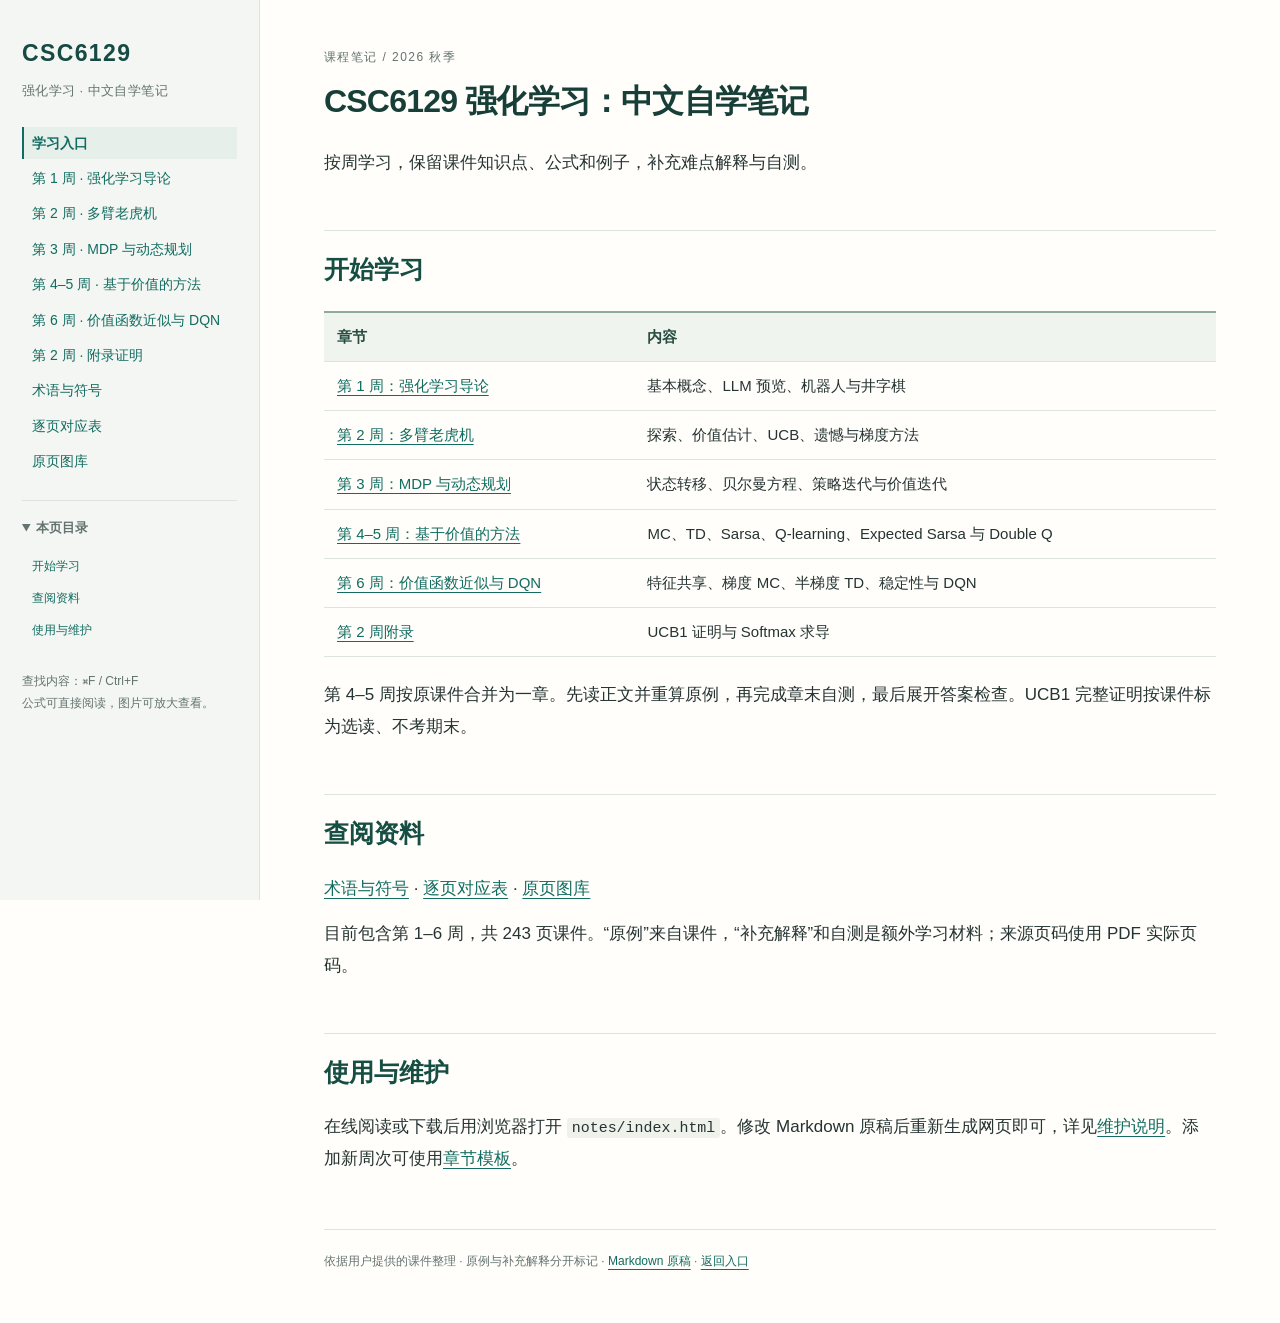
<file: index.html>
<!doctype html>
<html lang="zh-CN">
  <head>
    <meta charset="utf-8">
    <meta name="viewport" content="width=device-width, initial-scale=1">
    <meta http-equiv="refresh" content="0; url=notes/index.html">
    <title>强化学习中文自学笔记</title>
  </head>
  <body>
    <p>正在打开阅读入口……</p>
    <p><a href="notes/index.html">如果没有自动跳转，请点击这里</a></p>
  </body>
</html>
</file>
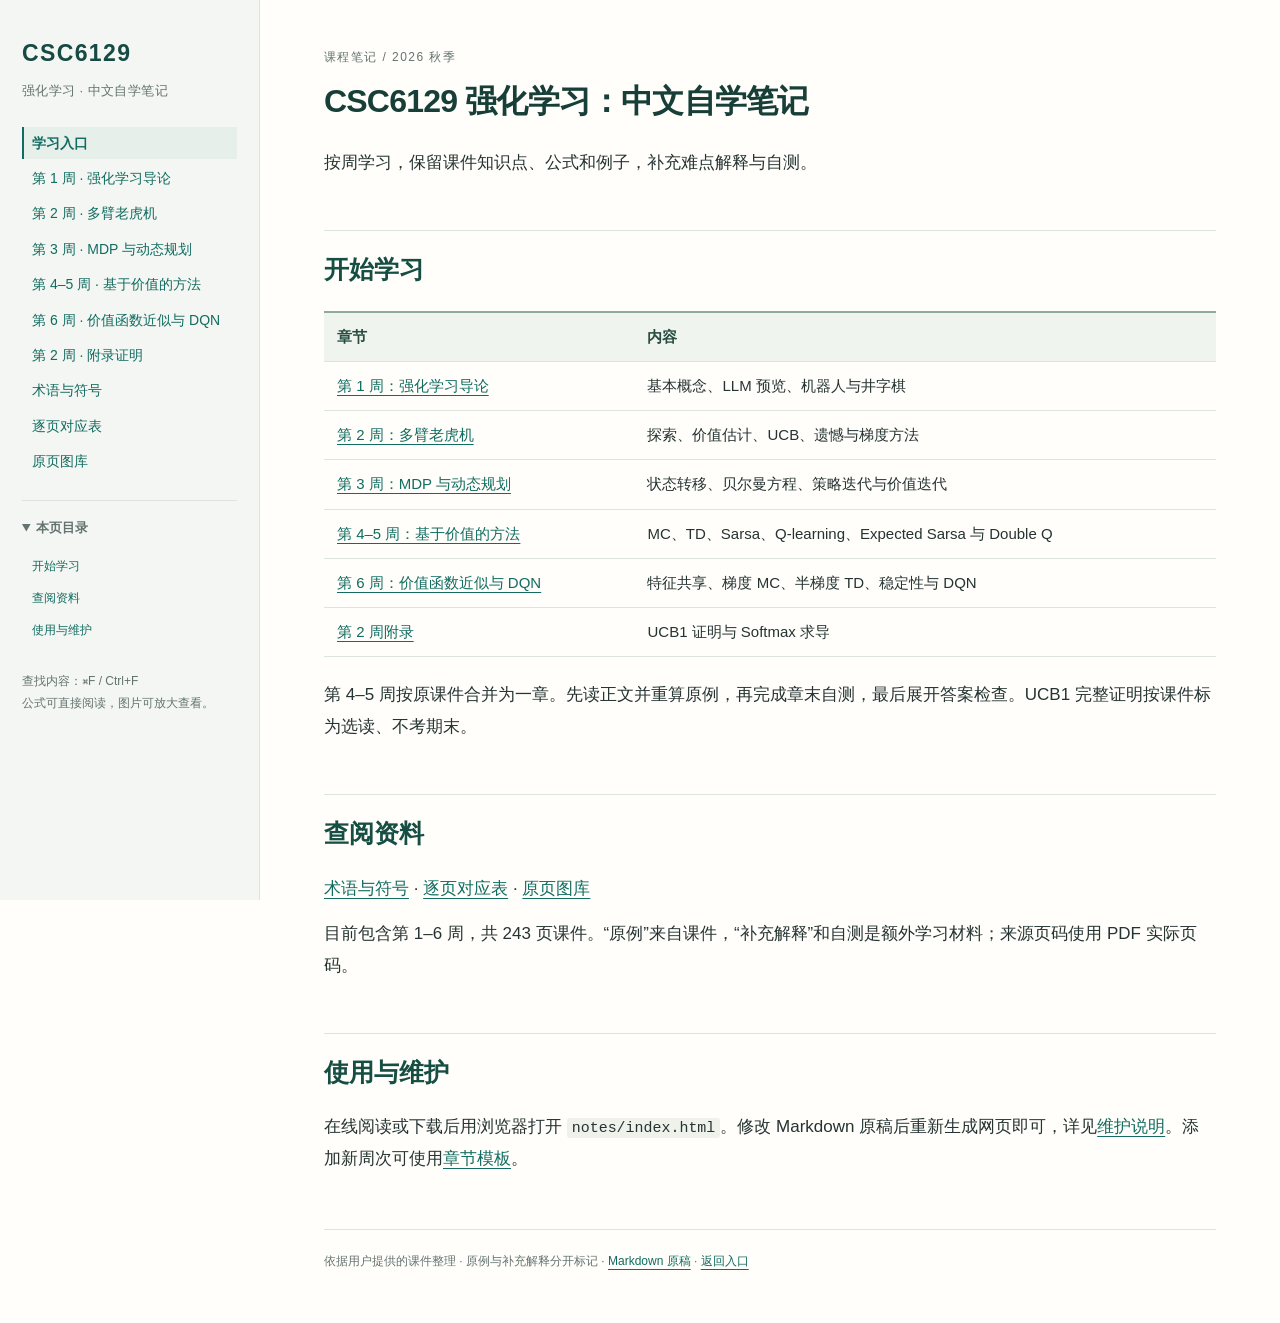
<file: notes/index.html>
<!doctype html>
<html lang="zh-CN"><head><meta charset="utf-8"><meta name="viewport" content="width=device-width, initial-scale=1">
<meta name="description" content="CSC6129 强化学习中文自学笔记，保留原例、公式与推导。">
<title>学习入口 · 强化学习自学笔记</title>
<link rel="stylesheet" href="vendor/katex/dist/katex.min.css"><link rel="stylesheet" href="reader.css">
</head><body>
<a class="skip" href="#content">跳到正文</a>
<aside class="sidebar"><div class="brand">CSC6129<span>强化学习 · 中文自学笔记</span></div>
<nav aria-label="章节导航"><a aria-current="page" href="index.html">学习入口</a>
<a  href="week01.html">第 1 周 · 强化学习导论</a>
<a  href="week02.html">第 2 周 · 多臂老虎机</a>
<a  href="week03.html">第 3 周 · MDP 与动态规划</a>
<a  href="week04-05.html">第 4–5 周 · 基于价值的方法</a>
<a  href="week06.html">第 6 周 · 价值函数近似与 DQN</a>
<a  href="week02-appendix.html">第 2 周 · 附录证明</a>
<a  href="glossary.html">术语与符号</a>
<a  href="coverage.html">逐页对应表</a>
<a  href="source-pages.html">原页图库</a></nav>
<details class="page-toc" open><summary>本页目录</summary><nav aria-label="本页目录"><a href="#heading-1">开始学习</a>
<a href="#heading-2">查阅资料</a>
<a href="#heading-3">使用与维护</a></nav></details>
<p class="reader-tip">查找内容：⌘F / Ctrl+F<br>公式可直接阅读，图片可放大查看。</p></aside>
<main id="content"><div class="eyebrow">课程笔记 / 2026 秋季</div><article><h1>CSC6129 强化学习：中文自学笔记</h1>
<p>按周学习，保留课件知识点、公式和例子，补充难点解释与自测。</p>
<h2 id="heading-1">开始学习</h2>
<div class="table-scroll"><table>
<thead>
<tr>
<th>章节</th>
<th>内容</th>
</tr>
</thead>
<tbody><tr>
<td><a href="week01.html">第 1 周：强化学习导论</a></td>
<td>基本概念、LLM 预览、机器人与井字棋</td>
</tr>
<tr>
<td><a href="week02.html">第 2 周：多臂老虎机</a></td>
<td>探索、价值估计、UCB、遗憾与梯度方法</td>
</tr>
<tr>
<td><a href="week03.html">第 3 周：MDP 与动态规划</a></td>
<td>状态转移、贝尔曼方程、策略迭代与价值迭代</td>
</tr>
<tr>
<td><a href="week04-05.html">第 4–5 周：基于价值的方法</a></td>
<td>MC、TD、Sarsa、Q-learning、Expected Sarsa 与 Double Q</td>
</tr>
<tr>
<td><a href="week06.html">第 6 周：价值函数近似与 DQN</a></td>
<td>特征共享、梯度 MC、半梯度 TD、稳定性与 DQN</td>
</tr>
<tr>
<td><a href="week02-appendix.html">第 2 周附录</a></td>
<td>UCB1 证明与 Softmax 求导</td>
</tr>
</tbody></table></div>
<p>第 4–5 周按原课件合并为一章。先读正文并重算原例，再完成章末自测，最后展开答案检查。UCB1 完整证明按课件标为选读、不考期末。</p>
<h2 id="heading-2">查阅资料</h2>
<p><a href="glossary.html">术语与符号</a> · <a href="coverage.html">逐页对应表</a> · <a href="source-pages.html">原页图库</a></p>
<p>目前包含第 1–6 周，共 243 页课件。“原例”来自课件，“补充解释”和自测是额外学习材料；来源页码使用 PDF 实际页码。</p>
<h2 id="heading-3">使用与维护</h2>
<p>在线阅读或下载后用浏览器打开 <code>notes/index.html</code>。修改 Markdown 原稿后重新生成网页即可，详见<a href="MAINTENANCE.html">维护说明</a>。添加新周次可使用<a href="chapter-template.html">章节模板</a>。</p>
</article>
<footer>依据用户提供的课件整理 · 原例与补充解释分开标记 · <a href="README.md">Markdown 原稿</a> · <a href="index.html">返回入口</a></footer></main>
</body></html>
</file>
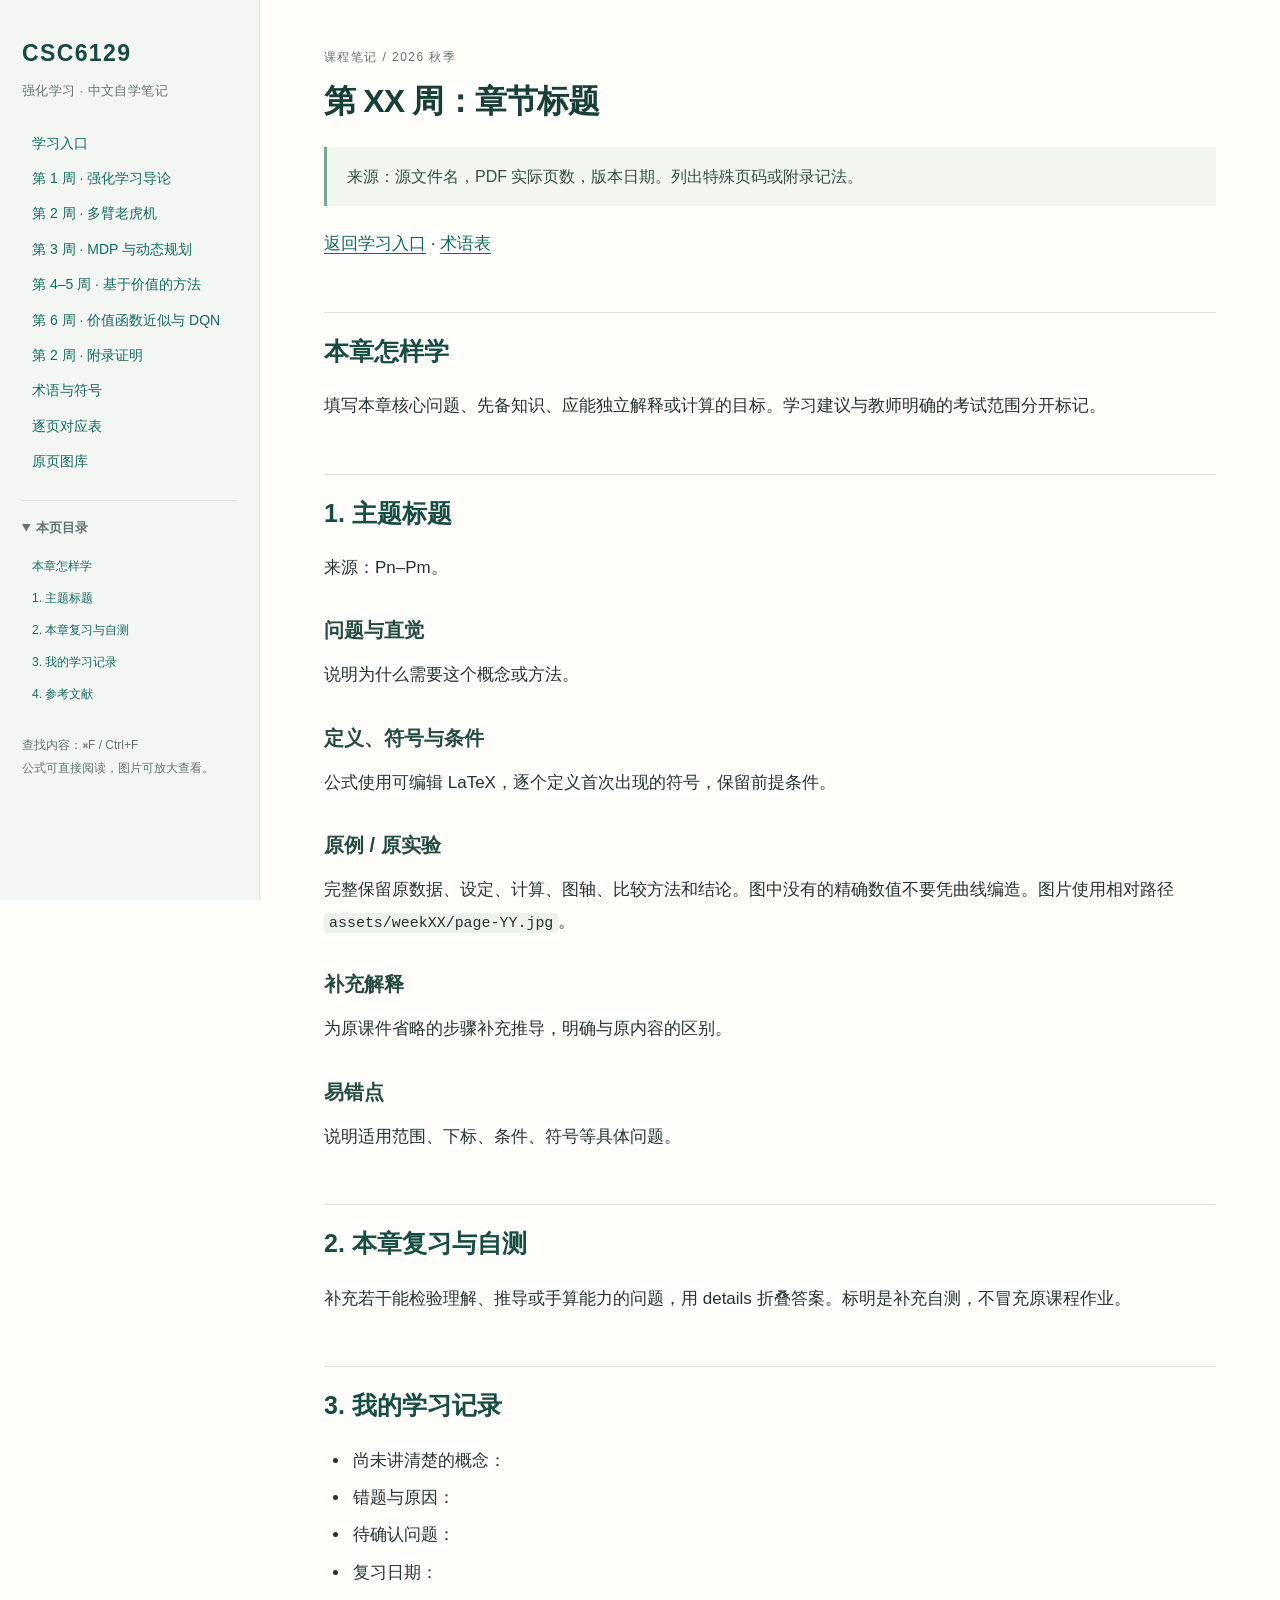
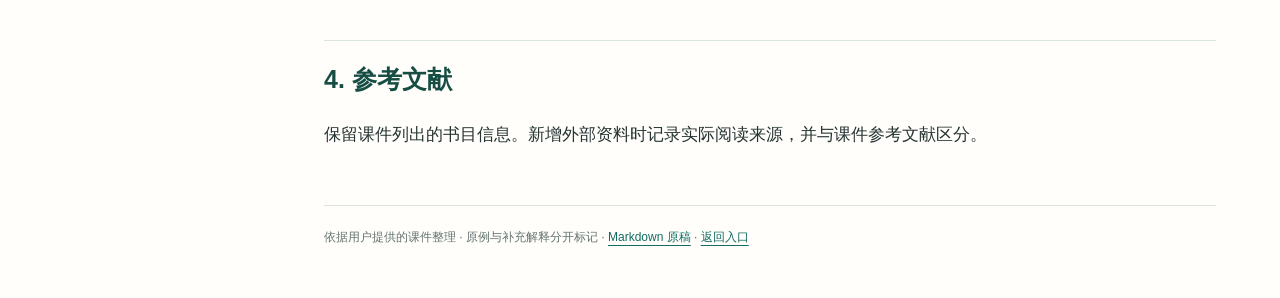
<file: notes/chapter-template.html>
<!doctype html>
<html lang="zh-CN"><head><meta charset="utf-8"><meta name="viewport" content="width=device-width, initial-scale=1">
<meta name="description" content="CSC6129 强化学习中文自学笔记，保留原例、公式与推导。">
<title>后续章节模板 · 强化学习自学笔记</title>
<link rel="stylesheet" href="vendor/katex/dist/katex.min.css"><link rel="stylesheet" href="reader.css">
</head><body>
<a class="skip" href="#content">跳到正文</a>
<aside class="sidebar"><div class="brand">CSC6129<span>强化学习 · 中文自学笔记</span></div>
<nav aria-label="章节导航"><a  href="index.html">学习入口</a>
<a  href="week01.html">第 1 周 · 强化学习导论</a>
<a  href="week02.html">第 2 周 · 多臂老虎机</a>
<a  href="week03.html">第 3 周 · MDP 与动态规划</a>
<a  href="week04-05.html">第 4–5 周 · 基于价值的方法</a>
<a  href="week06.html">第 6 周 · 价值函数近似与 DQN</a>
<a  href="week02-appendix.html">第 2 周 · 附录证明</a>
<a  href="glossary.html">术语与符号</a>
<a  href="coverage.html">逐页对应表</a>
<a  href="source-pages.html">原页图库</a></nav>
<details class="page-toc" open><summary>本页目录</summary><nav aria-label="本页目录"><a href="#heading-1">本章怎样学</a>
<a href="#heading-2">1. 主题标题</a>
<a href="#heading-8">2. 本章复习与自测</a>
<a href="#heading-9">3. 我的学习记录</a>
<a href="#heading-10">4. 参考文献</a></nav></details>
<p class="reader-tip">查找内容：⌘F / Ctrl+F<br>公式可直接阅读，图片可放大查看。</p></aside>
<main id="content"><div class="eyebrow">课程笔记 / 2026 秋季</div><article><h1>第 XX 周：章节标题</h1>
<blockquote>
<p>来源：源文件名，PDF 实际页数，版本日期。列出特殊页码或附录记法。</p>
</blockquote>
<p><a href="index.html">返回学习入口</a> · <a href="glossary.html">术语表</a></p>
<h2 id="heading-1">本章怎样学</h2>
<p>填写本章核心问题、先备知识、应能独立解释或计算的目标。学习建议与教师明确的考试范围分开标记。</p>
<h2 id="heading-2">1. 主题标题</h2>
<p>来源：Pn–Pm。</p>
<h3 id="heading-3">问题与直觉</h3>
<p>说明为什么需要这个概念或方法。</p>
<h3 id="heading-4">定义、符号与条件</h3>
<p>公式使用可编辑 LaTeX，逐个定义首次出现的符号，保留前提条件。</p>
<h3 id="heading-5">原例 / 原实验</h3>
<p>完整保留原数据、设定、计算、图轴、比较方法和结论。图中没有的精确数值不要凭曲线编造。图片使用相对路径 <code>assets/weekXX/page-YY.jpg</code>。</p>
<h3 id="heading-6">补充解释</h3>
<p>为原课件省略的步骤补充推导，明确与原内容的区别。</p>
<h3 id="heading-7">易错点</h3>
<p>说明适用范围、下标、条件、符号等具体问题。</p>
<h2 id="heading-8">2. 本章复习与自测</h2>
<p>补充若干能检验理解、推导或手算能力的问题，用 details 折叠答案。标明是补充自测，不冒充原课程作业。</p>
<h2 id="heading-9">3. 我的学习记录</h2>
<ul>
<li>尚未讲清楚的概念：</li>
<li>错题与原因：</li>
<li>待确认问题：</li>
<li>复习日期：</li>
</ul>
<h2 id="heading-10">4. 参考文献</h2>
<p>保留课件列出的书目信息。新增外部资料时记录实际阅读来源，并与课件参考文献区分。</p>
</article>
<footer>依据用户提供的课件整理 · 原例与补充解释分开标记 · <a href="chapter-template.md">Markdown 原稿</a> · <a href="index.html">返回入口</a></footer></main>
</body></html>
</file>
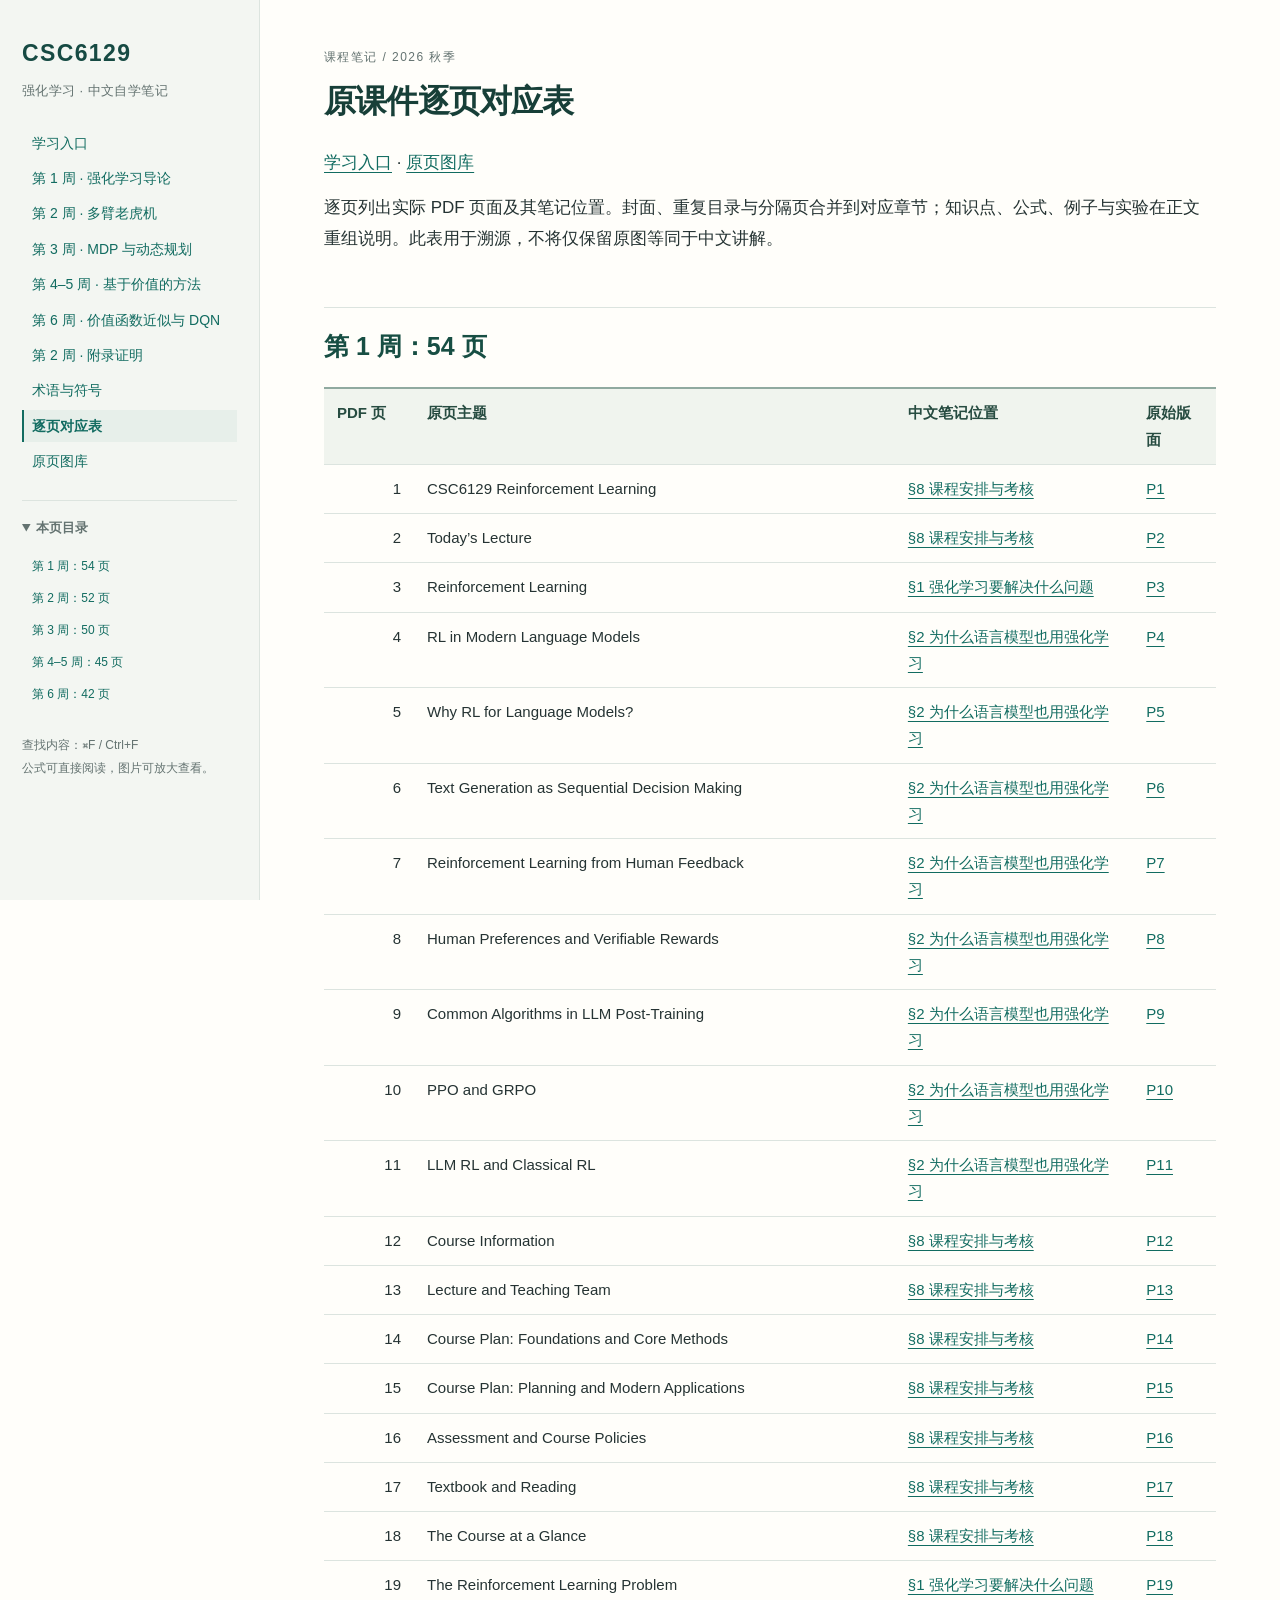
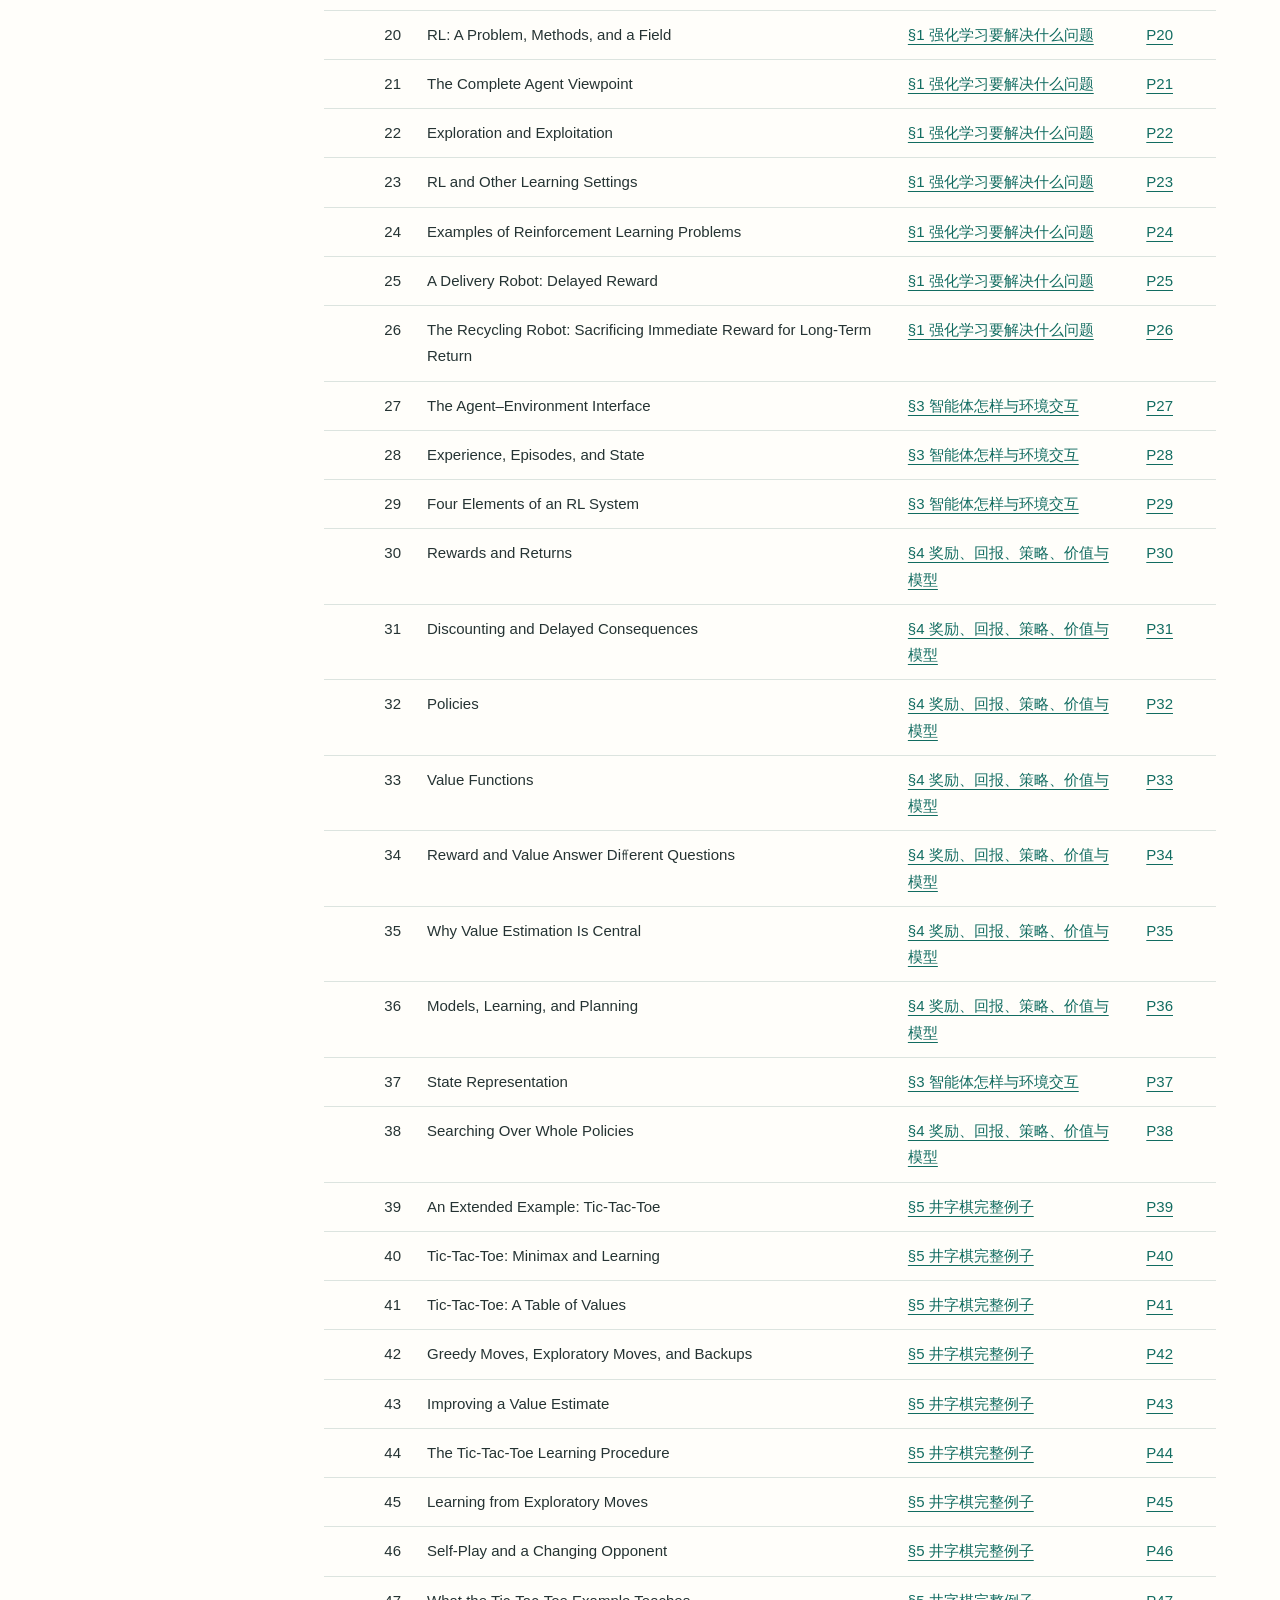
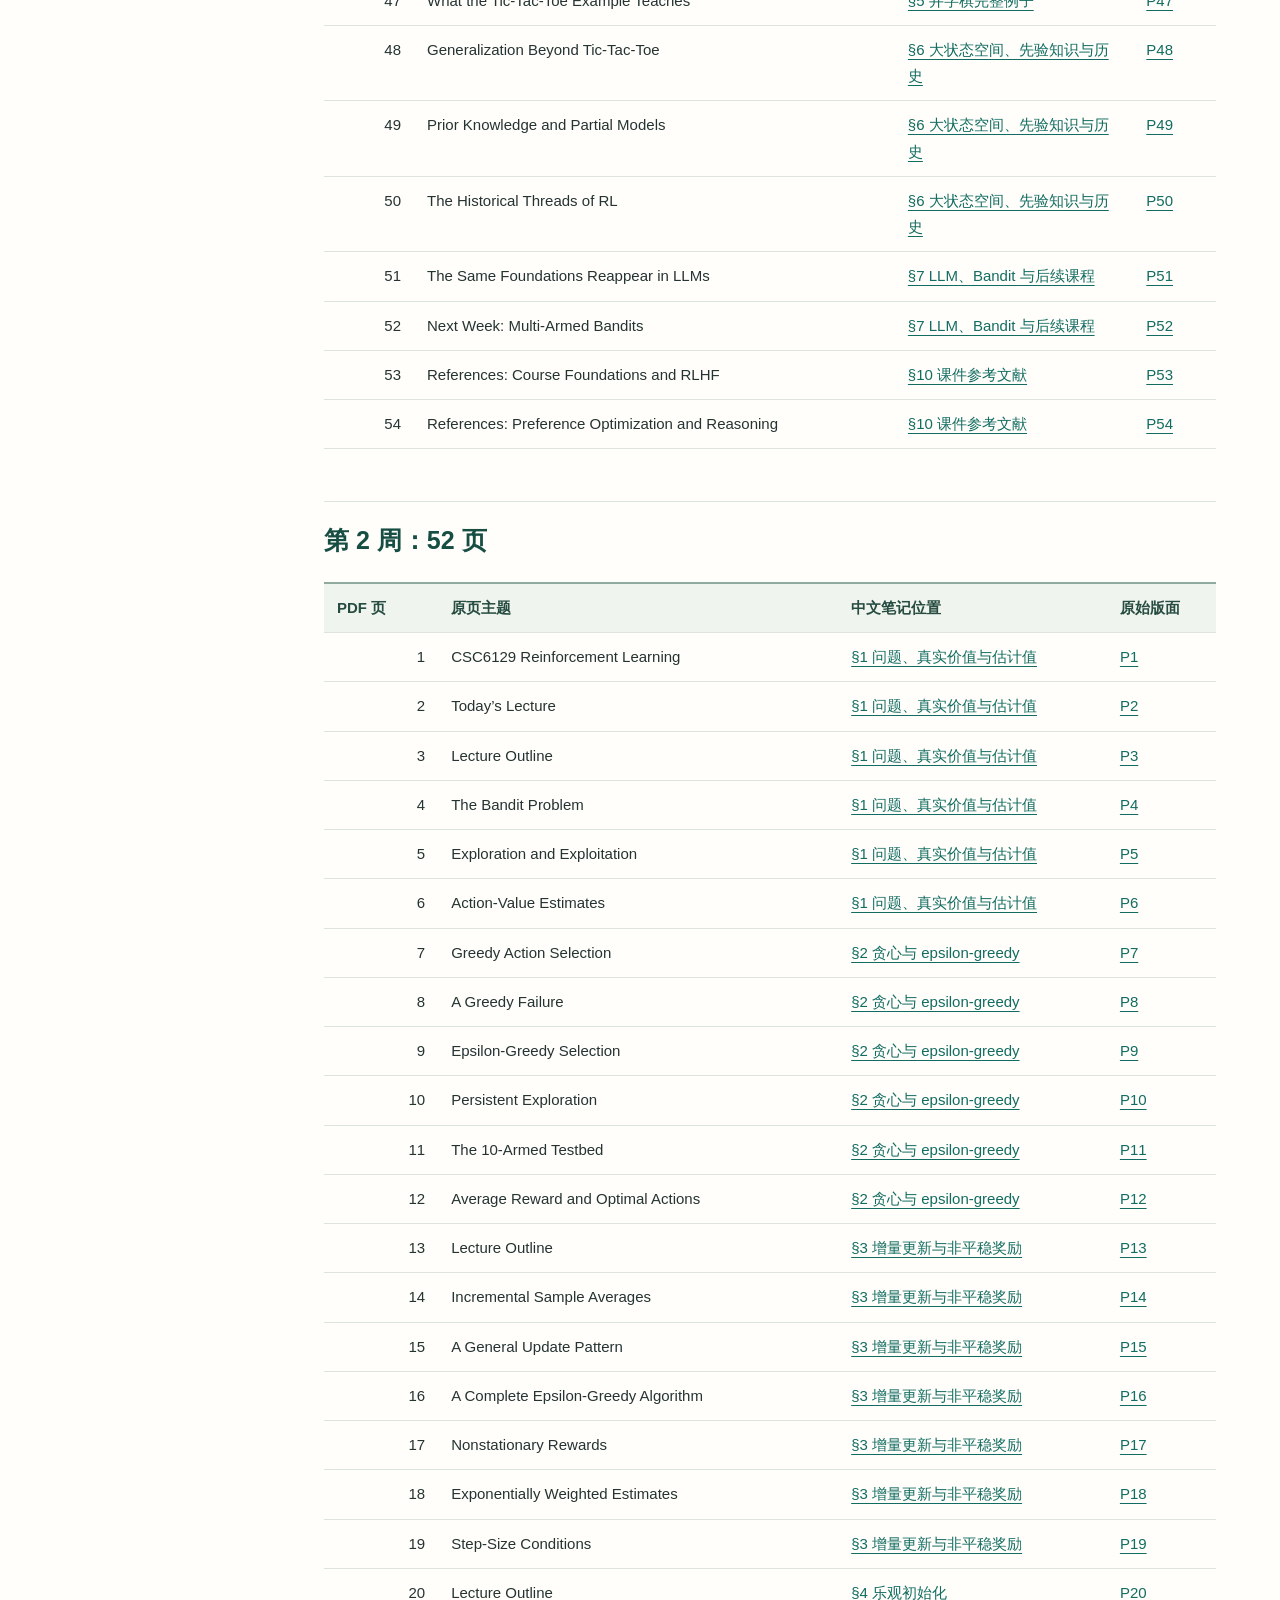
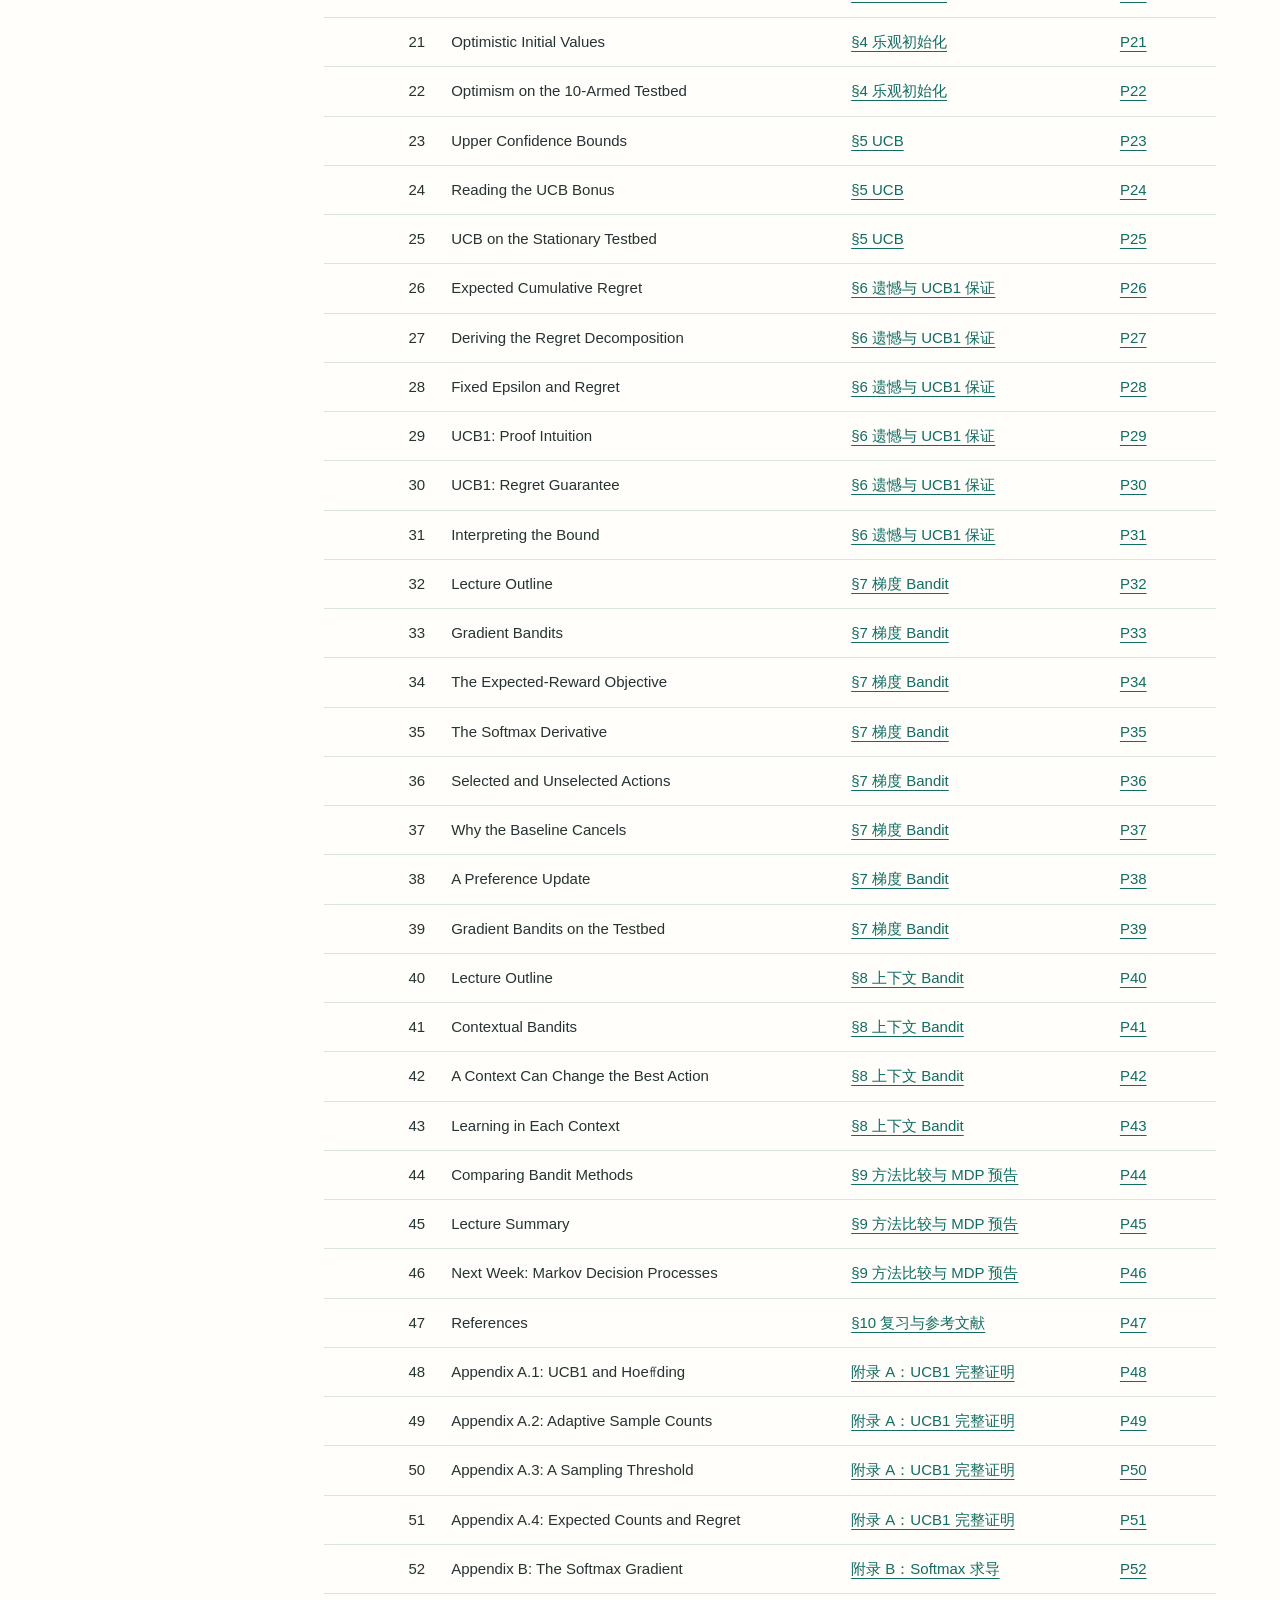
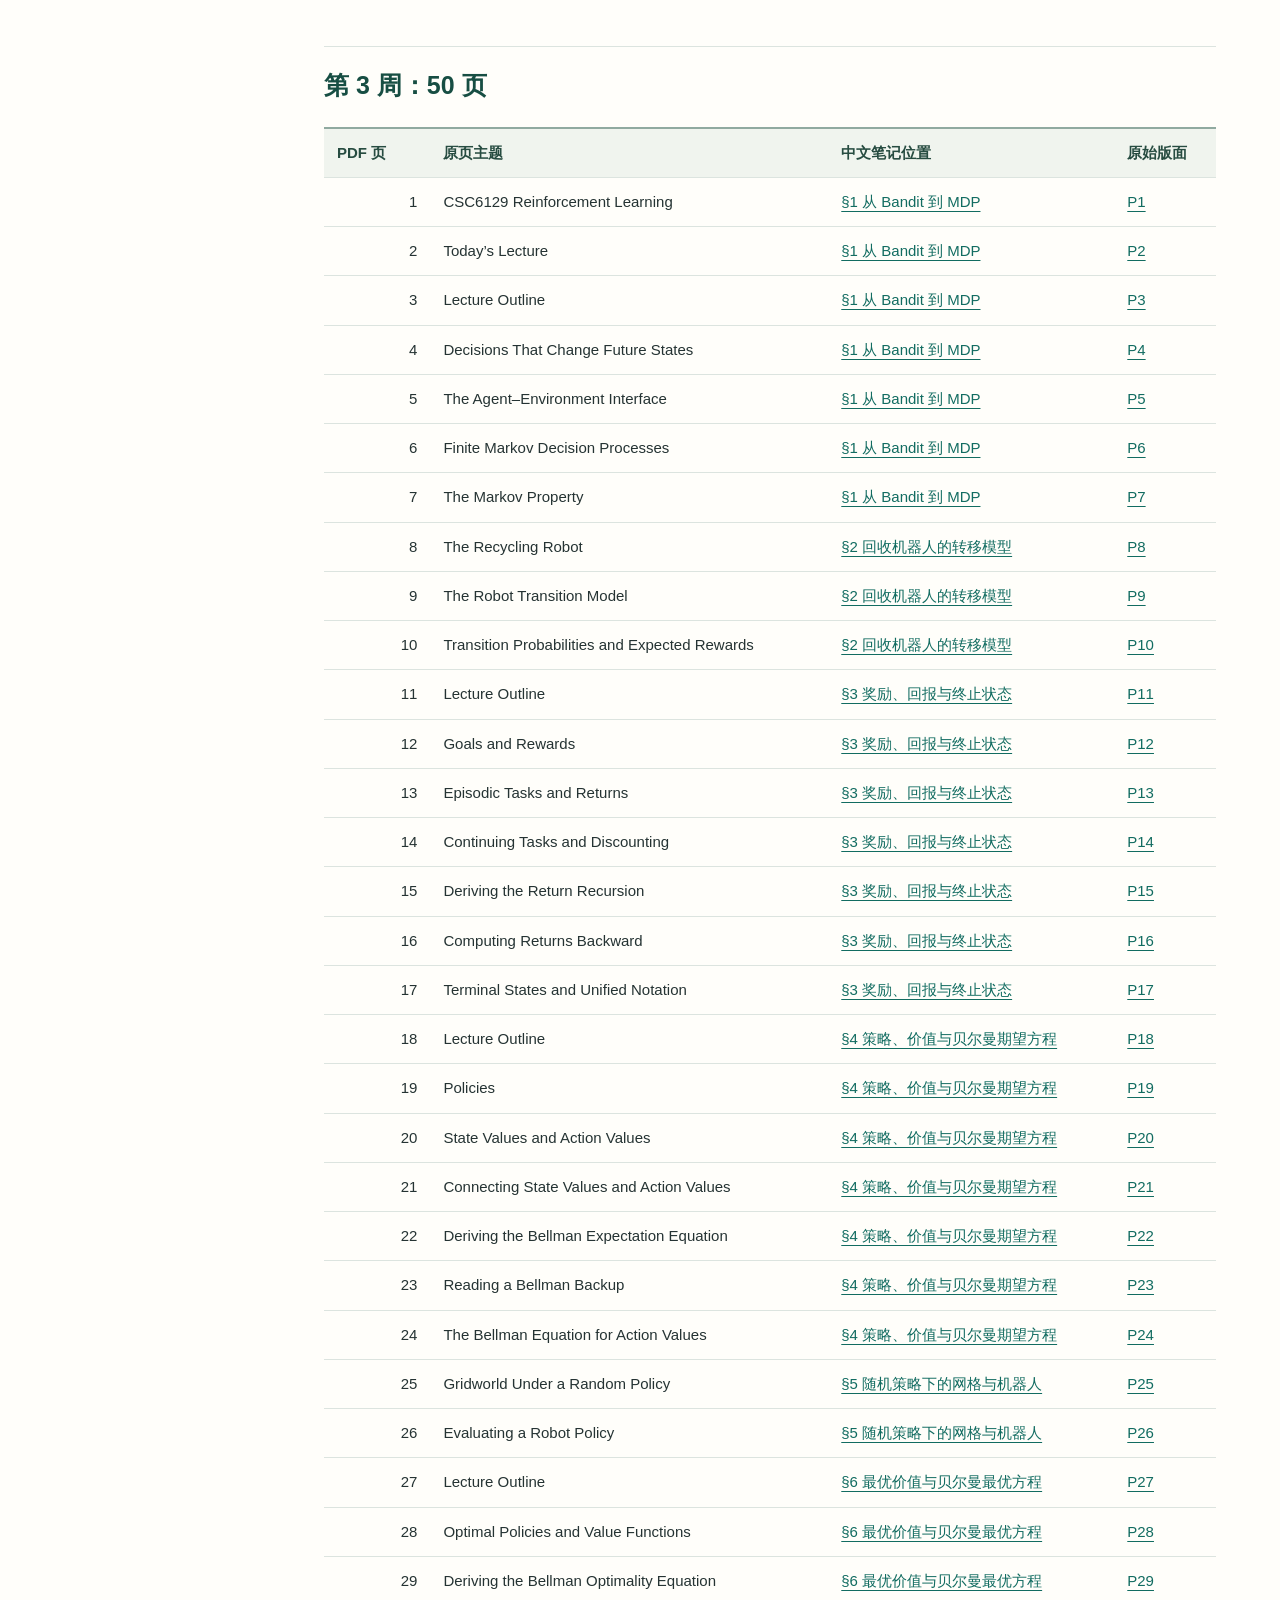
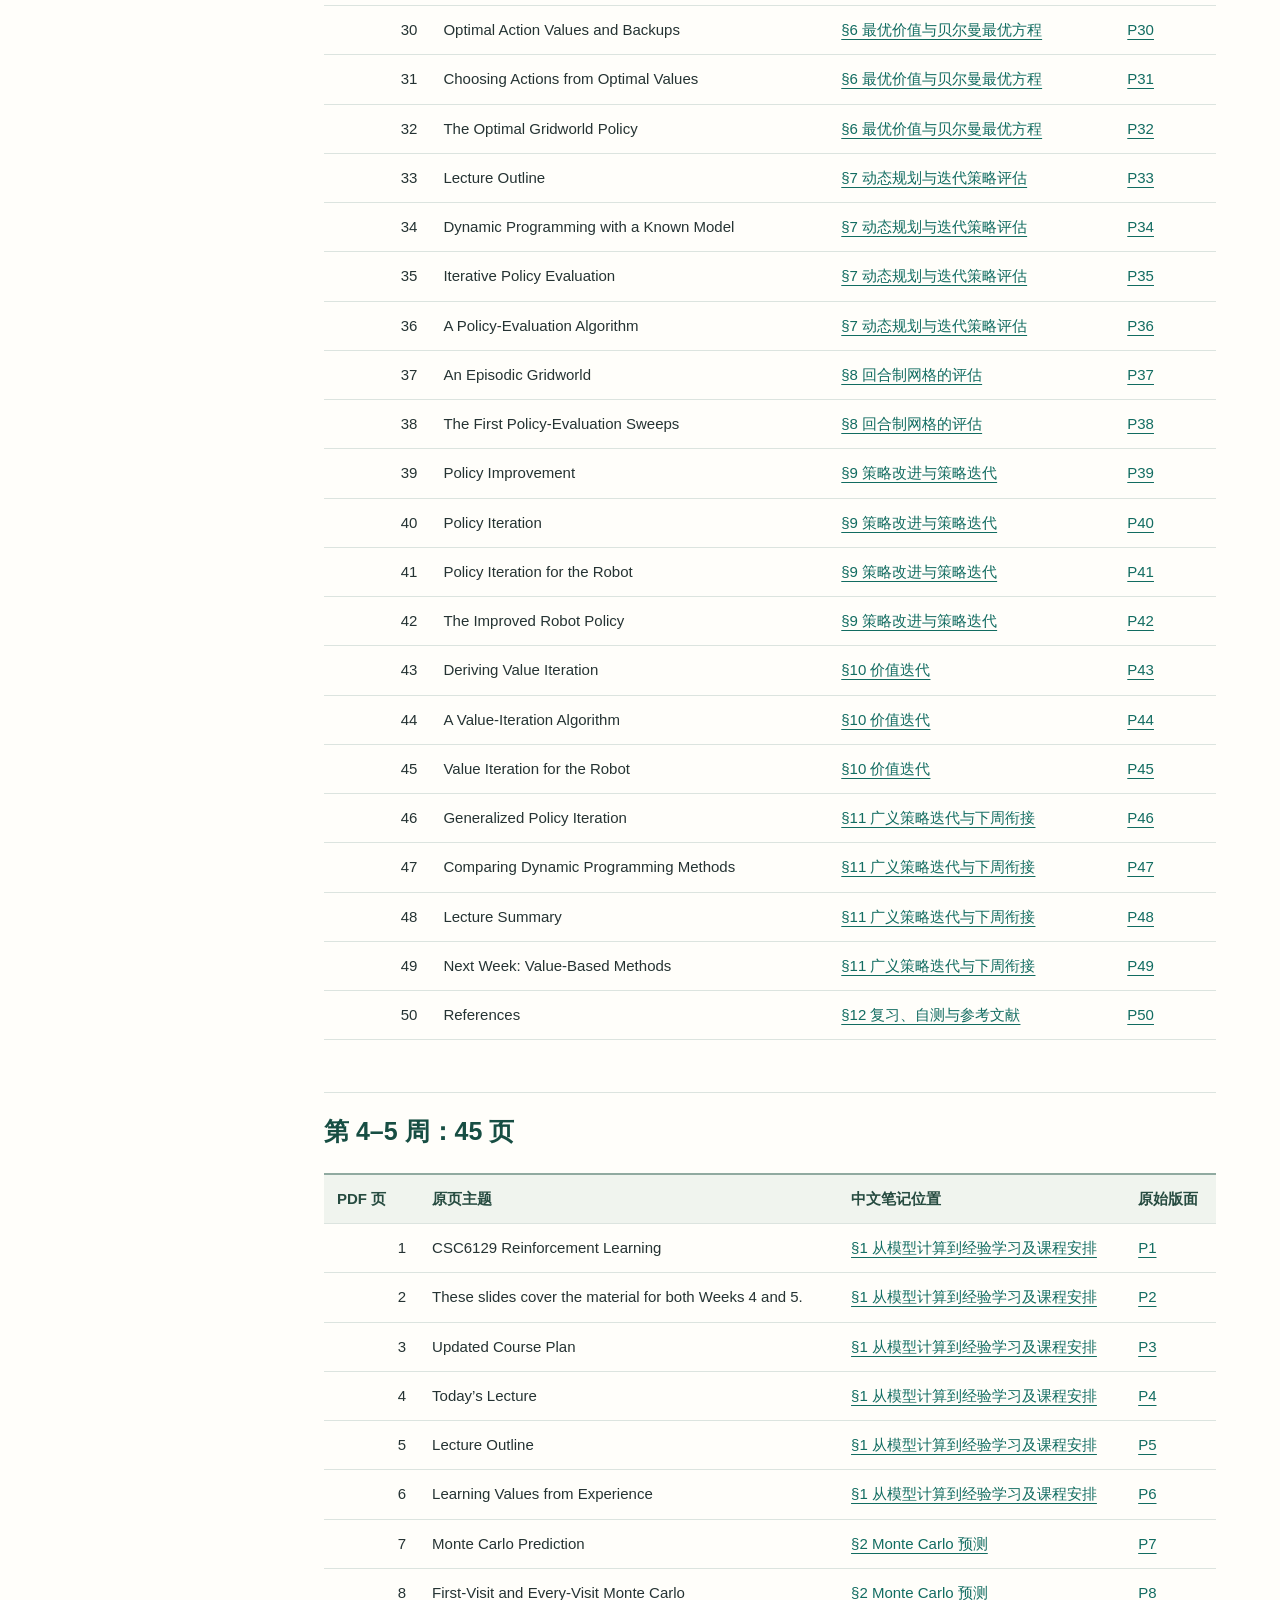
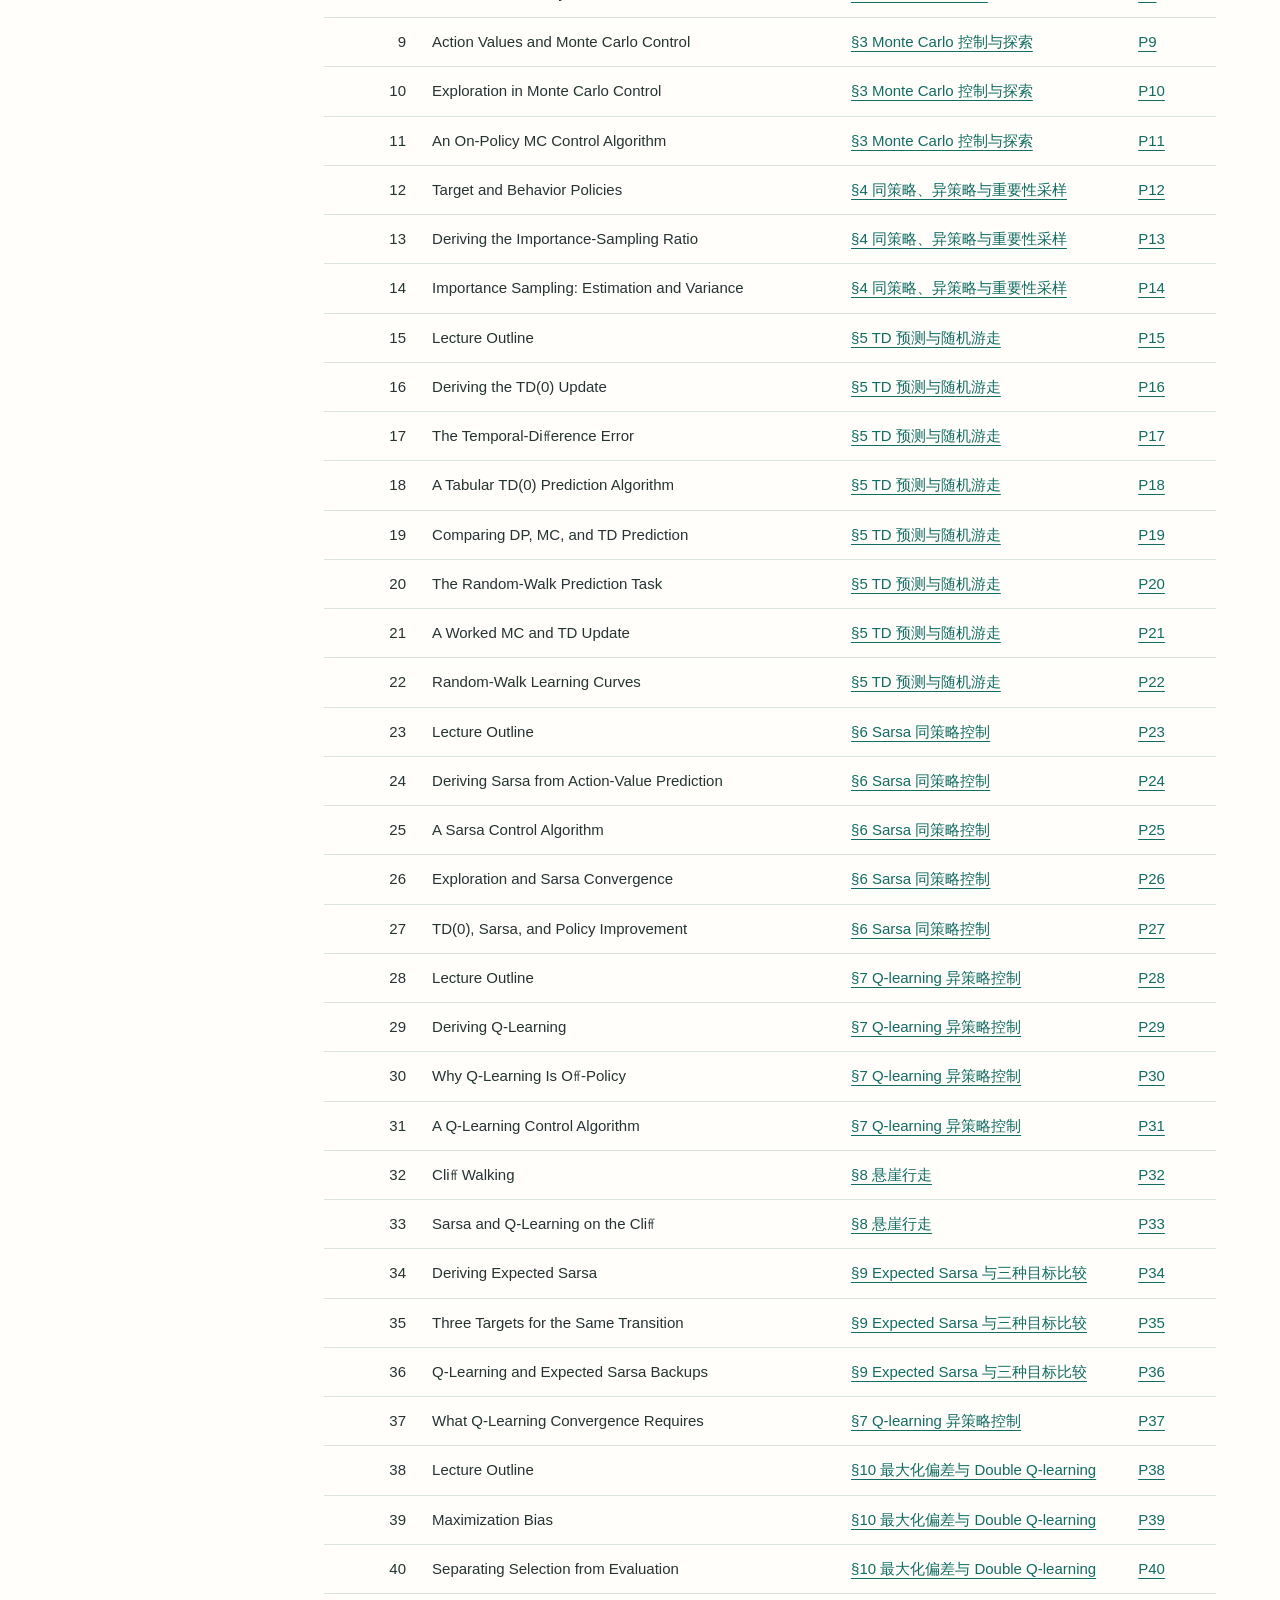
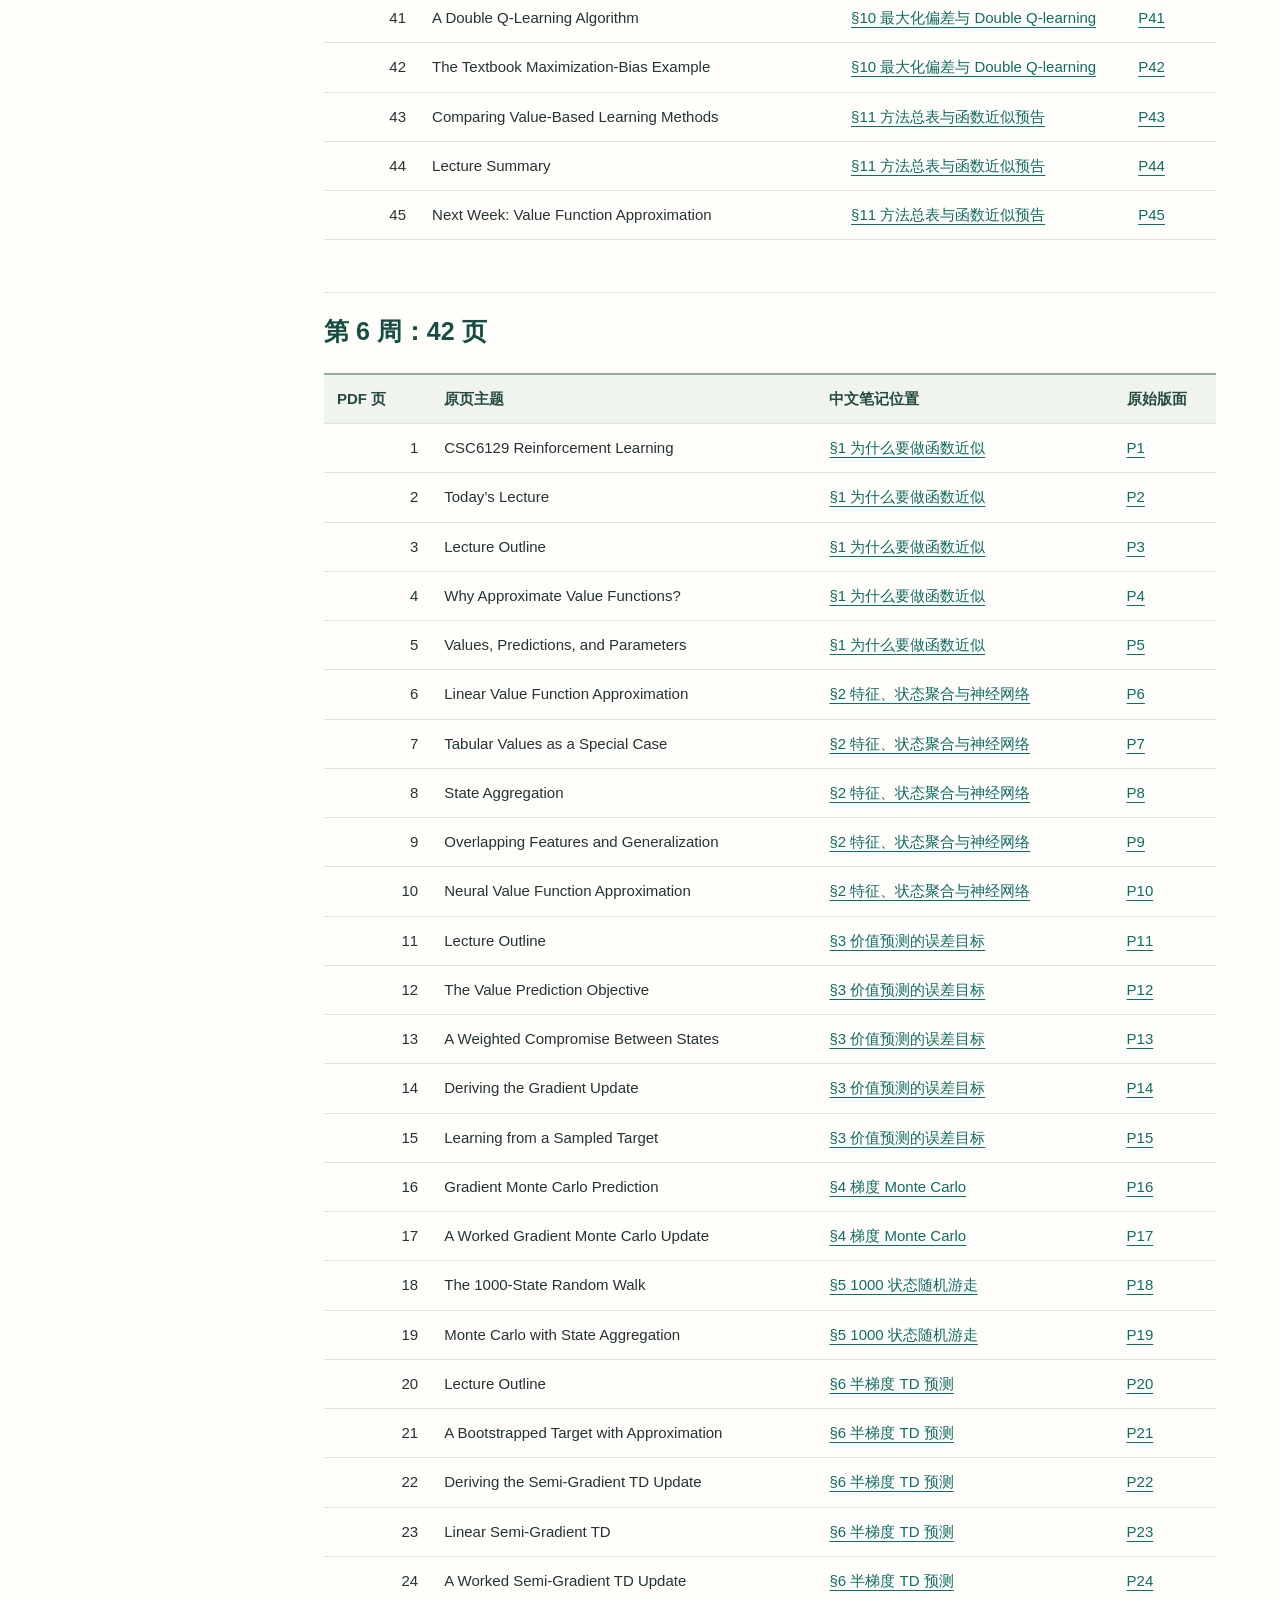
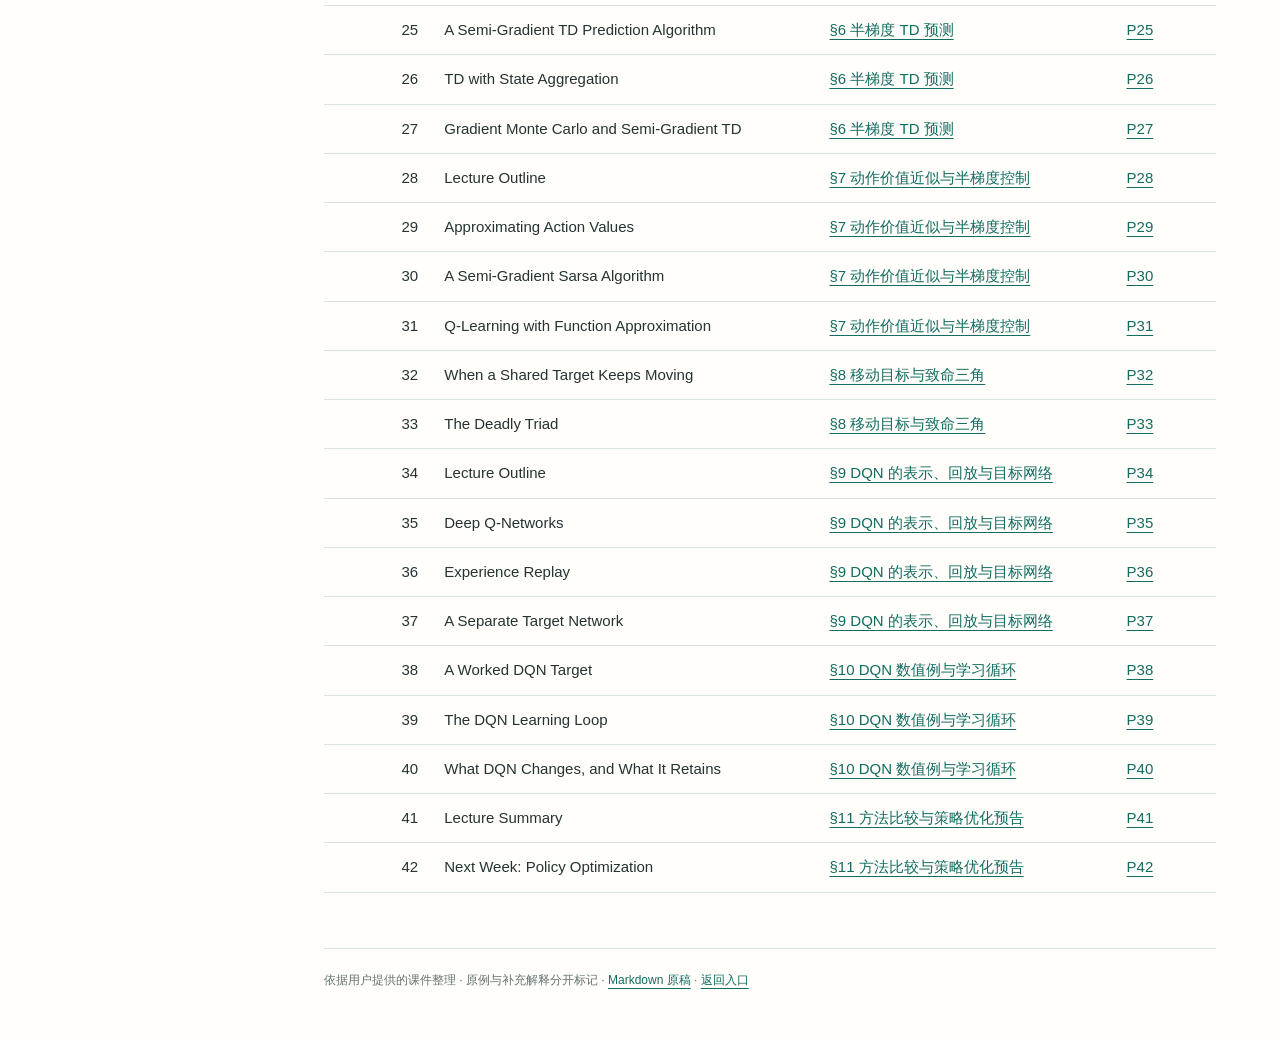
<file: notes/coverage.html>
<!doctype html>
<html lang="zh-CN"><head><meta charset="utf-8"><meta name="viewport" content="width=device-width, initial-scale=1">
<meta name="description" content="CSC6129 强化学习中文自学笔记，保留原例、公式与推导。">
<title>逐页对应表 · 强化学习自学笔记</title>
<link rel="stylesheet" href="vendor/katex/dist/katex.min.css"><link rel="stylesheet" href="reader.css">
</head><body>
<a class="skip" href="#content">跳到正文</a>
<aside class="sidebar"><div class="brand">CSC6129<span>强化学习 · 中文自学笔记</span></div>
<nav aria-label="章节导航"><a  href="index.html">学习入口</a>
<a  href="week01.html">第 1 周 · 强化学习导论</a>
<a  href="week02.html">第 2 周 · 多臂老虎机</a>
<a  href="week03.html">第 3 周 · MDP 与动态规划</a>
<a  href="week04-05.html">第 4–5 周 · 基于价值的方法</a>
<a  href="week06.html">第 6 周 · 价值函数近似与 DQN</a>
<a  href="week02-appendix.html">第 2 周 · 附录证明</a>
<a  href="glossary.html">术语与符号</a>
<a aria-current="page" href="coverage.html">逐页对应表</a>
<a  href="source-pages.html">原页图库</a></nav>
<details class="page-toc" open><summary>本页目录</summary><nav aria-label="本页目录"><a href="#heading-1">第 1 周：54 页</a>
<a href="#heading-2">第 2 周：52 页</a>
<a href="#heading-3">第 3 周：50 页</a>
<a href="#heading-4">第 4–5 周：45 页</a>
<a href="#heading-5">第 6 周：42 页</a></nav></details>
<p class="reader-tip">查找内容：⌘F / Ctrl+F<br>公式可直接阅读，图片可放大查看。</p></aside>
<main id="content"><div class="eyebrow">课程笔记 / 2026 秋季</div><article><h1>原课件逐页对应表</h1>
<p><a href="index.html">学习入口</a> · <a href="source-pages.html">原页图库</a></p>
<p>逐页列出实际 PDF 页面及其笔记位置。封面、重复目录与分隔页合并到对应章节；知识点、公式、例子与实验在正文重组说明。此表用于溯源，不将仅保留原图等同于中文讲解。</p>
<p><a id="week01"></a></p>
<h2 id="heading-1">第 1 周：54 页</h2>
<div class="table-scroll"><table>
<thead>
<tr>
<th align="right">PDF 页</th>
<th>原页主题</th>
<th>中文笔记位置</th>
<th>原始版面</th>
</tr>
</thead>
<tbody><tr>
<td align="right">1</td>
<td>CSC6129 Reinforcement Learning</td>
<td><a href="week01.html#w1-8">§8 课程安排与考核</a></td>
<td><a href="assets/week01/page-01.jpg">P1</a></td>
</tr>
<tr>
<td align="right">2</td>
<td>Today’s Lecture</td>
<td><a href="week01.html#w1-8">§8 课程安排与考核</a></td>
<td><a href="assets/week01/page-02.jpg">P2</a></td>
</tr>
<tr>
<td align="right">3</td>
<td>Reinforcement Learning</td>
<td><a href="week01.html#w1-1">§1 强化学习要解决什么问题</a></td>
<td><a href="assets/week01/page-03.jpg">P3</a></td>
</tr>
<tr>
<td align="right">4</td>
<td>RL in Modern Language Models</td>
<td><a href="week01.html#w1-2">§2 为什么语言模型也用强化学习</a></td>
<td><a href="assets/week01/page-04.jpg">P4</a></td>
</tr>
<tr>
<td align="right">5</td>
<td>Why RL for Language Models?</td>
<td><a href="week01.html#w1-2">§2 为什么语言模型也用强化学习</a></td>
<td><a href="assets/week01/page-05.jpg">P5</a></td>
</tr>
<tr>
<td align="right">6</td>
<td>Text Generation as Sequential Decision Making</td>
<td><a href="week01.html#w1-2">§2 为什么语言模型也用强化学习</a></td>
<td><a href="assets/week01/page-06.jpg">P6</a></td>
</tr>
<tr>
<td align="right">7</td>
<td>Reinforcement Learning from Human Feedback</td>
<td><a href="week01.html#w1-2">§2 为什么语言模型也用强化学习</a></td>
<td><a href="assets/week01/page-07.jpg">P7</a></td>
</tr>
<tr>
<td align="right">8</td>
<td>Human Preferences and Veriﬁable Rewards</td>
<td><a href="week01.html#w1-2">§2 为什么语言模型也用强化学习</a></td>
<td><a href="assets/week01/page-08.jpg">P8</a></td>
</tr>
<tr>
<td align="right">9</td>
<td>Common Algorithms in LLM Post-Training</td>
<td><a href="week01.html#w1-2">§2 为什么语言模型也用强化学习</a></td>
<td><a href="assets/week01/page-09.jpg">P9</a></td>
</tr>
<tr>
<td align="right">10</td>
<td>PPO and GRPO</td>
<td><a href="week01.html#w1-2">§2 为什么语言模型也用强化学习</a></td>
<td><a href="assets/week01/page-10.jpg">P10</a></td>
</tr>
<tr>
<td align="right">11</td>
<td>LLM RL and Classical RL</td>
<td><a href="week01.html#w1-2">§2 为什么语言模型也用强化学习</a></td>
<td><a href="assets/week01/page-11.jpg">P11</a></td>
</tr>
<tr>
<td align="right">12</td>
<td>Course Information</td>
<td><a href="week01.html#w1-8">§8 课程安排与考核</a></td>
<td><a href="assets/week01/page-12.jpg">P12</a></td>
</tr>
<tr>
<td align="right">13</td>
<td>Lecture and Teaching Team</td>
<td><a href="week01.html#w1-8">§8 课程安排与考核</a></td>
<td><a href="assets/week01/page-13.jpg">P13</a></td>
</tr>
<tr>
<td align="right">14</td>
<td>Course Plan: Foundations and Core Methods</td>
<td><a href="week01.html#w1-8">§8 课程安排与考核</a></td>
<td><a href="assets/week01/page-14.jpg">P14</a></td>
</tr>
<tr>
<td align="right">15</td>
<td>Course Plan: Planning and Modern Applications</td>
<td><a href="week01.html#w1-8">§8 课程安排与考核</a></td>
<td><a href="assets/week01/page-15.jpg">P15</a></td>
</tr>
<tr>
<td align="right">16</td>
<td>Assessment and Course Policies</td>
<td><a href="week01.html#w1-8">§8 课程安排与考核</a></td>
<td><a href="assets/week01/page-16.jpg">P16</a></td>
</tr>
<tr>
<td align="right">17</td>
<td>Textbook and Reading</td>
<td><a href="week01.html#w1-8">§8 课程安排与考核</a></td>
<td><a href="assets/week01/page-17.jpg">P17</a></td>
</tr>
<tr>
<td align="right">18</td>
<td>The Course at a Glance</td>
<td><a href="week01.html#w1-8">§8 课程安排与考核</a></td>
<td><a href="assets/week01/page-18.jpg">P18</a></td>
</tr>
<tr>
<td align="right">19</td>
<td>The Reinforcement Learning Problem</td>
<td><a href="week01.html#w1-1">§1 强化学习要解决什么问题</a></td>
<td><a href="assets/week01/page-19.jpg">P19</a></td>
</tr>
<tr>
<td align="right">20</td>
<td>RL: A Problem, Methods, and a Field</td>
<td><a href="week01.html#w1-1">§1 强化学习要解决什么问题</a></td>
<td><a href="assets/week01/page-20.jpg">P20</a></td>
</tr>
<tr>
<td align="right">21</td>
<td>The Complete Agent Viewpoint</td>
<td><a href="week01.html#w1-1">§1 强化学习要解决什么问题</a></td>
<td><a href="assets/week01/page-21.jpg">P21</a></td>
</tr>
<tr>
<td align="right">22</td>
<td>Exploration and Exploitation</td>
<td><a href="week01.html#w1-1">§1 强化学习要解决什么问题</a></td>
<td><a href="assets/week01/page-22.jpg">P22</a></td>
</tr>
<tr>
<td align="right">23</td>
<td>RL and Other Learning Settings</td>
<td><a href="week01.html#w1-1">§1 强化学习要解决什么问题</a></td>
<td><a href="assets/week01/page-23.jpg">P23</a></td>
</tr>
<tr>
<td align="right">24</td>
<td>Examples of Reinforcement Learning Problems</td>
<td><a href="week01.html#w1-1">§1 强化学习要解决什么问题</a></td>
<td><a href="assets/week01/page-24.jpg">P24</a></td>
</tr>
<tr>
<td align="right">25</td>
<td>A Delivery Robot: Delayed Reward</td>
<td><a href="week01.html#w1-1">§1 强化学习要解决什么问题</a></td>
<td><a href="assets/week01/page-25.jpg">P25</a></td>
</tr>
<tr>
<td align="right">26</td>
<td>The Recycling Robot: Sacriﬁcing Immediate Reward for Long-Term Return</td>
<td><a href="week01.html#w1-1">§1 强化学习要解决什么问题</a></td>
<td><a href="assets/week01/page-26.jpg">P26</a></td>
</tr>
<tr>
<td align="right">27</td>
<td>The Agent–Environment Interface</td>
<td><a href="week01.html#w1-3">§3 智能体怎样与环境交互</a></td>
<td><a href="assets/week01/page-27.jpg">P27</a></td>
</tr>
<tr>
<td align="right">28</td>
<td>Experience, Episodes, and State</td>
<td><a href="week01.html#w1-3">§3 智能体怎样与环境交互</a></td>
<td><a href="assets/week01/page-28.jpg">P28</a></td>
</tr>
<tr>
<td align="right">29</td>
<td>Four Elements of an RL System</td>
<td><a href="week01.html#w1-3">§3 智能体怎样与环境交互</a></td>
<td><a href="assets/week01/page-29.jpg">P29</a></td>
</tr>
<tr>
<td align="right">30</td>
<td>Rewards and Returns</td>
<td><a href="week01.html#w1-4">§4 奖励、回报、策略、价值与模型</a></td>
<td><a href="assets/week01/page-30.jpg">P30</a></td>
</tr>
<tr>
<td align="right">31</td>
<td>Discounting and Delayed Consequences</td>
<td><a href="week01.html#w1-4">§4 奖励、回报、策略、价值与模型</a></td>
<td><a href="assets/week01/page-31.jpg">P31</a></td>
</tr>
<tr>
<td align="right">32</td>
<td>Policies</td>
<td><a href="week01.html#w1-4">§4 奖励、回报、策略、价值与模型</a></td>
<td><a href="assets/week01/page-32.jpg">P32</a></td>
</tr>
<tr>
<td align="right">33</td>
<td>Value Functions</td>
<td><a href="week01.html#w1-4">§4 奖励、回报、策略、价值与模型</a></td>
<td><a href="assets/week01/page-33.jpg">P33</a></td>
</tr>
<tr>
<td align="right">34</td>
<td>Reward and Value Answer Diﬀerent Questions</td>
<td><a href="week01.html#w1-4">§4 奖励、回报、策略、价值与模型</a></td>
<td><a href="assets/week01/page-34.jpg">P34</a></td>
</tr>
<tr>
<td align="right">35</td>
<td>Why Value Estimation Is Central</td>
<td><a href="week01.html#w1-4">§4 奖励、回报、策略、价值与模型</a></td>
<td><a href="assets/week01/page-35.jpg">P35</a></td>
</tr>
<tr>
<td align="right">36</td>
<td>Models, Learning, and Planning</td>
<td><a href="week01.html#w1-4">§4 奖励、回报、策略、价值与模型</a></td>
<td><a href="assets/week01/page-36.jpg">P36</a></td>
</tr>
<tr>
<td align="right">37</td>
<td>State Representation</td>
<td><a href="week01.html#w1-3">§3 智能体怎样与环境交互</a></td>
<td><a href="assets/week01/page-37.jpg">P37</a></td>
</tr>
<tr>
<td align="right">38</td>
<td>Searching Over Whole Policies</td>
<td><a href="week01.html#w1-4">§4 奖励、回报、策略、价值与模型</a></td>
<td><a href="assets/week01/page-38.jpg">P38</a></td>
</tr>
<tr>
<td align="right">39</td>
<td>An Extended Example: Tic-Tac-Toe</td>
<td><a href="week01.html#w1-5">§5 井字棋完整例子</a></td>
<td><a href="assets/week01/page-39.jpg">P39</a></td>
</tr>
<tr>
<td align="right">40</td>
<td>Tic-Tac-Toe: Minimax and Learning</td>
<td><a href="week01.html#w1-5">§5 井字棋完整例子</a></td>
<td><a href="assets/week01/page-40.jpg">P40</a></td>
</tr>
<tr>
<td align="right">41</td>
<td>Tic-Tac-Toe: A Table of Values</td>
<td><a href="week01.html#w1-5">§5 井字棋完整例子</a></td>
<td><a href="assets/week01/page-41.jpg">P41</a></td>
</tr>
<tr>
<td align="right">42</td>
<td>Greedy Moves, Exploratory Moves, and Backups</td>
<td><a href="week01.html#w1-5">§5 井字棋完整例子</a></td>
<td><a href="assets/week01/page-42.jpg">P42</a></td>
</tr>
<tr>
<td align="right">43</td>
<td>Improving a Value Estimate</td>
<td><a href="week01.html#w1-5">§5 井字棋完整例子</a></td>
<td><a href="assets/week01/page-43.jpg">P43</a></td>
</tr>
<tr>
<td align="right">44</td>
<td>The Tic-Tac-Toe Learning Procedure</td>
<td><a href="week01.html#w1-5">§5 井字棋完整例子</a></td>
<td><a href="assets/week01/page-44.jpg">P44</a></td>
</tr>
<tr>
<td align="right">45</td>
<td>Learning from Exploratory Moves</td>
<td><a href="week01.html#w1-5">§5 井字棋完整例子</a></td>
<td><a href="assets/week01/page-45.jpg">P45</a></td>
</tr>
<tr>
<td align="right">46</td>
<td>Self-Play and a Changing Opponent</td>
<td><a href="week01.html#w1-5">§5 井字棋完整例子</a></td>
<td><a href="assets/week01/page-46.jpg">P46</a></td>
</tr>
<tr>
<td align="right">47</td>
<td>What the Tic-Tac-Toe Example Teaches</td>
<td><a href="week01.html#w1-5">§5 井字棋完整例子</a></td>
<td><a href="assets/week01/page-47.jpg">P47</a></td>
</tr>
<tr>
<td align="right">48</td>
<td>Generalization Beyond Tic-Tac-Toe</td>
<td><a href="week01.html#w1-6">§6 大状态空间、先验知识与历史</a></td>
<td><a href="assets/week01/page-48.jpg">P48</a></td>
</tr>
<tr>
<td align="right">49</td>
<td>Prior Knowledge and Partial Models</td>
<td><a href="week01.html#w1-6">§6 大状态空间、先验知识与历史</a></td>
<td><a href="assets/week01/page-49.jpg">P49</a></td>
</tr>
<tr>
<td align="right">50</td>
<td>The Historical Threads of RL</td>
<td><a href="week01.html#w1-6">§6 大状态空间、先验知识与历史</a></td>
<td><a href="assets/week01/page-50.jpg">P50</a></td>
</tr>
<tr>
<td align="right">51</td>
<td>The Same Foundations Reappear in LLMs</td>
<td><a href="week01.html#w1-7">§7 LLM、Bandit 与后续课程</a></td>
<td><a href="assets/week01/page-51.jpg">P51</a></td>
</tr>
<tr>
<td align="right">52</td>
<td>Next Week: Multi-Armed Bandits</td>
<td><a href="week01.html#w1-7">§7 LLM、Bandit 与后续课程</a></td>
<td><a href="assets/week01/page-52.jpg">P52</a></td>
</tr>
<tr>
<td align="right">53</td>
<td>References: Course Foundations and RLHF</td>
<td><a href="week01.html#w1-10">§10 课件参考文献</a></td>
<td><a href="assets/week01/page-53.jpg">P53</a></td>
</tr>
<tr>
<td align="right">54</td>
<td>References: Preference Optimization and Reasoning</td>
<td><a href="week01.html#w1-10">§10 课件参考文献</a></td>
<td><a href="assets/week01/page-54.jpg">P54</a></td>
</tr>
</tbody></table></div>
<p><a id="week02"></a></p>
<h2 id="heading-2">第 2 周：52 页</h2>
<div class="table-scroll"><table>
<thead>
<tr>
<th align="right">PDF 页</th>
<th>原页主题</th>
<th>中文笔记位置</th>
<th>原始版面</th>
</tr>
</thead>
<tbody><tr>
<td align="right">1</td>
<td>CSC6129 Reinforcement Learning</td>
<td><a href="week02.html#w2-1">§1 问题、真实价值与估计值</a></td>
<td><a href="assets/week02/page-01.jpg">P1</a></td>
</tr>
<tr>
<td align="right">2</td>
<td>Today’s Lecture</td>
<td><a href="week02.html#w2-1">§1 问题、真实价值与估计值</a></td>
<td><a href="assets/week02/page-02.jpg">P2</a></td>
</tr>
<tr>
<td align="right">3</td>
<td>Lecture Outline</td>
<td><a href="week02.html#w2-1">§1 问题、真实价值与估计值</a></td>
<td><a href="assets/week02/page-03.jpg">P3</a></td>
</tr>
<tr>
<td align="right">4</td>
<td>The Bandit Problem</td>
<td><a href="week02.html#w2-1">§1 问题、真实价值与估计值</a></td>
<td><a href="assets/week02/page-04.jpg">P4</a></td>
</tr>
<tr>
<td align="right">5</td>
<td>Exploration and Exploitation</td>
<td><a href="week02.html#w2-1">§1 问题、真实价值与估计值</a></td>
<td><a href="assets/week02/page-05.jpg">P5</a></td>
</tr>
<tr>
<td align="right">6</td>
<td>Action-Value Estimates</td>
<td><a href="week02.html#w2-1">§1 问题、真实价值与估计值</a></td>
<td><a href="assets/week02/page-06.jpg">P6</a></td>
</tr>
<tr>
<td align="right">7</td>
<td>Greedy Action Selection</td>
<td><a href="week02.html#w2-2">§2 贪心与 epsilon-greedy</a></td>
<td><a href="assets/week02/page-07.jpg">P7</a></td>
</tr>
<tr>
<td align="right">8</td>
<td>A Greedy Failure</td>
<td><a href="week02.html#w2-2">§2 贪心与 epsilon-greedy</a></td>
<td><a href="assets/week02/page-08.jpg">P8</a></td>
</tr>
<tr>
<td align="right">9</td>
<td>Epsilon-Greedy Selection</td>
<td><a href="week02.html#w2-2">§2 贪心与 epsilon-greedy</a></td>
<td><a href="assets/week02/page-09.jpg">P9</a></td>
</tr>
<tr>
<td align="right">10</td>
<td>Persistent Exploration</td>
<td><a href="week02.html#w2-2">§2 贪心与 epsilon-greedy</a></td>
<td><a href="assets/week02/page-10.jpg">P10</a></td>
</tr>
<tr>
<td align="right">11</td>
<td>The 10-Armed Testbed</td>
<td><a href="week02.html#w2-2">§2 贪心与 epsilon-greedy</a></td>
<td><a href="assets/week02/page-11.jpg">P11</a></td>
</tr>
<tr>
<td align="right">12</td>
<td>Average Reward and Optimal Actions</td>
<td><a href="week02.html#w2-2">§2 贪心与 epsilon-greedy</a></td>
<td><a href="assets/week02/page-12.jpg">P12</a></td>
</tr>
<tr>
<td align="right">13</td>
<td>Lecture Outline</td>
<td><a href="week02.html#w2-3">§3 增量更新与非平稳奖励</a></td>
<td><a href="assets/week02/page-13.jpg">P13</a></td>
</tr>
<tr>
<td align="right">14</td>
<td>Incremental Sample Averages</td>
<td><a href="week02.html#w2-3">§3 增量更新与非平稳奖励</a></td>
<td><a href="assets/week02/page-14.jpg">P14</a></td>
</tr>
<tr>
<td align="right">15</td>
<td>A General Update Pattern</td>
<td><a href="week02.html#w2-3">§3 增量更新与非平稳奖励</a></td>
<td><a href="assets/week02/page-15.jpg">P15</a></td>
</tr>
<tr>
<td align="right">16</td>
<td>A Complete Epsilon-Greedy Algorithm</td>
<td><a href="week02.html#w2-3">§3 增量更新与非平稳奖励</a></td>
<td><a href="assets/week02/page-16.jpg">P16</a></td>
</tr>
<tr>
<td align="right">17</td>
<td>Nonstationary Rewards</td>
<td><a href="week02.html#w2-3">§3 增量更新与非平稳奖励</a></td>
<td><a href="assets/week02/page-17.jpg">P17</a></td>
</tr>
<tr>
<td align="right">18</td>
<td>Exponentially Weighted Estimates</td>
<td><a href="week02.html#w2-3">§3 增量更新与非平稳奖励</a></td>
<td><a href="assets/week02/page-18.jpg">P18</a></td>
</tr>
<tr>
<td align="right">19</td>
<td>Step-Size Conditions</td>
<td><a href="week02.html#w2-3">§3 增量更新与非平稳奖励</a></td>
<td><a href="assets/week02/page-19.jpg">P19</a></td>
</tr>
<tr>
<td align="right">20</td>
<td>Lecture Outline</td>
<td><a href="week02.html#w2-4">§4 乐观初始化</a></td>
<td><a href="assets/week02/page-20.jpg">P20</a></td>
</tr>
<tr>
<td align="right">21</td>
<td>Optimistic Initial Values</td>
<td><a href="week02.html#w2-4">§4 乐观初始化</a></td>
<td><a href="assets/week02/page-21.jpg">P21</a></td>
</tr>
<tr>
<td align="right">22</td>
<td>Optimism on the 10-Armed Testbed</td>
<td><a href="week02.html#w2-4">§4 乐观初始化</a></td>
<td><a href="assets/week02/page-22.jpg">P22</a></td>
</tr>
<tr>
<td align="right">23</td>
<td>Upper Conﬁdence Bounds</td>
<td><a href="week02.html#w2-5">§5 UCB</a></td>
<td><a href="assets/week02/page-23.jpg">P23</a></td>
</tr>
<tr>
<td align="right">24</td>
<td>Reading the UCB Bonus</td>
<td><a href="week02.html#w2-5">§5 UCB</a></td>
<td><a href="assets/week02/page-24.jpg">P24</a></td>
</tr>
<tr>
<td align="right">25</td>
<td>UCB on the Stationary Testbed</td>
<td><a href="week02.html#w2-5">§5 UCB</a></td>
<td><a href="assets/week02/page-25.jpg">P25</a></td>
</tr>
<tr>
<td align="right">26</td>
<td>Expected Cumulative Regret</td>
<td><a href="week02.html#w2-6">§6 遗憾与 UCB1 保证</a></td>
<td><a href="assets/week02/page-26.jpg">P26</a></td>
</tr>
<tr>
<td align="right">27</td>
<td>Deriving the Regret Decomposition</td>
<td><a href="week02.html#w2-6">§6 遗憾与 UCB1 保证</a></td>
<td><a href="assets/week02/page-27.jpg">P27</a></td>
</tr>
<tr>
<td align="right">28</td>
<td>Fixed Epsilon and Regret</td>
<td><a href="week02.html#w2-6">§6 遗憾与 UCB1 保证</a></td>
<td><a href="assets/week02/page-28.jpg">P28</a></td>
</tr>
<tr>
<td align="right">29</td>
<td>UCB1: Proof Intuition</td>
<td><a href="week02.html#w2-6">§6 遗憾与 UCB1 保证</a></td>
<td><a href="assets/week02/page-29.jpg">P29</a></td>
</tr>
<tr>
<td align="right">30</td>
<td>UCB1: Regret Guarantee</td>
<td><a href="week02.html#w2-6">§6 遗憾与 UCB1 保证</a></td>
<td><a href="assets/week02/page-30.jpg">P30</a></td>
</tr>
<tr>
<td align="right">31</td>
<td>Interpreting the Bound</td>
<td><a href="week02.html#w2-6">§6 遗憾与 UCB1 保证</a></td>
<td><a href="assets/week02/page-31.jpg">P31</a></td>
</tr>
<tr>
<td align="right">32</td>
<td>Lecture Outline</td>
<td><a href="week02.html#w2-7">§7 梯度 Bandit</a></td>
<td><a href="assets/week02/page-32.jpg">P32</a></td>
</tr>
<tr>
<td align="right">33</td>
<td>Gradient Bandits</td>
<td><a href="week02.html#w2-7">§7 梯度 Bandit</a></td>
<td><a href="assets/week02/page-33.jpg">P33</a></td>
</tr>
<tr>
<td align="right">34</td>
<td>The Expected-Reward Objective</td>
<td><a href="week02.html#w2-7">§7 梯度 Bandit</a></td>
<td><a href="assets/week02/page-34.jpg">P34</a></td>
</tr>
<tr>
<td align="right">35</td>
<td>The Softmax Derivative</td>
<td><a href="week02.html#w2-7">§7 梯度 Bandit</a></td>
<td><a href="assets/week02/page-35.jpg">P35</a></td>
</tr>
<tr>
<td align="right">36</td>
<td>Selected and Unselected Actions</td>
<td><a href="week02.html#w2-7">§7 梯度 Bandit</a></td>
<td><a href="assets/week02/page-36.jpg">P36</a></td>
</tr>
<tr>
<td align="right">37</td>
<td>Why the Baseline Cancels</td>
<td><a href="week02.html#w2-7">§7 梯度 Bandit</a></td>
<td><a href="assets/week02/page-37.jpg">P37</a></td>
</tr>
<tr>
<td align="right">38</td>
<td>A Preference Update</td>
<td><a href="week02.html#w2-7">§7 梯度 Bandit</a></td>
<td><a href="assets/week02/page-38.jpg">P38</a></td>
</tr>
<tr>
<td align="right">39</td>
<td>Gradient Bandits on the Testbed</td>
<td><a href="week02.html#w2-7">§7 梯度 Bandit</a></td>
<td><a href="assets/week02/page-39.jpg">P39</a></td>
</tr>
<tr>
<td align="right">40</td>
<td>Lecture Outline</td>
<td><a href="week02.html#w2-8">§8 上下文 Bandit</a></td>
<td><a href="assets/week02/page-40.jpg">P40</a></td>
</tr>
<tr>
<td align="right">41</td>
<td>Contextual Bandits</td>
<td><a href="week02.html#w2-8">§8 上下文 Bandit</a></td>
<td><a href="assets/week02/page-41.jpg">P41</a></td>
</tr>
<tr>
<td align="right">42</td>
<td>A Context Can Change the Best Action</td>
<td><a href="week02.html#w2-8">§8 上下文 Bandit</a></td>
<td><a href="assets/week02/page-42.jpg">P42</a></td>
</tr>
<tr>
<td align="right">43</td>
<td>Learning in Each Context</td>
<td><a href="week02.html#w2-8">§8 上下文 Bandit</a></td>
<td><a href="assets/week02/page-43.jpg">P43</a></td>
</tr>
<tr>
<td align="right">44</td>
<td>Comparing Bandit Methods</td>
<td><a href="week02.html#w2-9">§9 方法比较与 MDP 预告</a></td>
<td><a href="assets/week02/page-44.jpg">P44</a></td>
</tr>
<tr>
<td align="right">45</td>
<td>Lecture Summary</td>
<td><a href="week02.html#w2-9">§9 方法比较与 MDP 预告</a></td>
<td><a href="assets/week02/page-45.jpg">P45</a></td>
</tr>
<tr>
<td align="right">46</td>
<td>Next Week: Markov Decision Processes</td>
<td><a href="week02.html#w2-9">§9 方法比较与 MDP 预告</a></td>
<td><a href="assets/week02/page-46.jpg">P46</a></td>
</tr>
<tr>
<td align="right">47</td>
<td>References</td>
<td><a href="week02.html#w2-10">§10 复习与参考文献</a></td>
<td><a href="assets/week02/page-47.jpg">P47</a></td>
</tr>
<tr>
<td align="right">48</td>
<td>Appendix A.1: UCB1 and Hoeﬀding</td>
<td><a href="week02-appendix.html#ucb-proof">附录 A：UCB1 完整证明</a></td>
<td><a href="assets/week02/page-48.jpg">P48</a></td>
</tr>
<tr>
<td align="right">49</td>
<td>Appendix A.2: Adaptive Sample Counts</td>
<td><a href="week02-appendix.html#ucb-proof">附录 A：UCB1 完整证明</a></td>
<td><a href="assets/week02/page-49.jpg">P49</a></td>
</tr>
<tr>
<td align="right">50</td>
<td>Appendix A.3: A Sampling Threshold</td>
<td><a href="week02-appendix.html#ucb-proof">附录 A：UCB1 完整证明</a></td>
<td><a href="assets/week02/page-50.jpg">P50</a></td>
</tr>
<tr>
<td align="right">51</td>
<td>Appendix A.4: Expected Counts and Regret</td>
<td><a href="week02-appendix.html#ucb-proof">附录 A：UCB1 完整证明</a></td>
<td><a href="assets/week02/page-51.jpg">P51</a></td>
</tr>
<tr>
<td align="right">52</td>
<td>Appendix B: The Softmax Gradient</td>
<td><a href="week02-appendix.html#softmax-proof">附录 B：Softmax 求导</a></td>
<td><a href="assets/week02/page-52.jpg">P52</a></td>
</tr>
</tbody></table></div>
<p><a id="week03"></a></p>
<h2 id="heading-3">第 3 周：50 页</h2>
<div class="table-scroll"><table>
<thead>
<tr>
<th align="right">PDF 页</th>
<th>原页主题</th>
<th>中文笔记位置</th>
<th>原始版面</th>
</tr>
</thead>
<tbody><tr>
<td align="right">1</td>
<td>CSC6129 Reinforcement Learning</td>
<td><a href="week03.html#w3-1">§1 从 Bandit 到 MDP</a></td>
<td><a href="assets/week03/page-01.jpg">P1</a></td>
</tr>
<tr>
<td align="right">2</td>
<td>Today’s Lecture</td>
<td><a href="week03.html#w3-1">§1 从 Bandit 到 MDP</a></td>
<td><a href="assets/week03/page-02.jpg">P2</a></td>
</tr>
<tr>
<td align="right">3</td>
<td>Lecture Outline</td>
<td><a href="week03.html#w3-1">§1 从 Bandit 到 MDP</a></td>
<td><a href="assets/week03/page-03.jpg">P3</a></td>
</tr>
<tr>
<td align="right">4</td>
<td>Decisions That Change Future States</td>
<td><a href="week03.html#w3-1">§1 从 Bandit 到 MDP</a></td>
<td><a href="assets/week03/page-04.jpg">P4</a></td>
</tr>
<tr>
<td align="right">5</td>
<td>The Agent–Environment Interface</td>
<td><a href="week03.html#w3-1">§1 从 Bandit 到 MDP</a></td>
<td><a href="assets/week03/page-05.jpg">P5</a></td>
</tr>
<tr>
<td align="right">6</td>
<td>Finite Markov Decision Processes</td>
<td><a href="week03.html#w3-1">§1 从 Bandit 到 MDP</a></td>
<td><a href="assets/week03/page-06.jpg">P6</a></td>
</tr>
<tr>
<td align="right">7</td>
<td>The Markov Property</td>
<td><a href="week03.html#w3-1">§1 从 Bandit 到 MDP</a></td>
<td><a href="assets/week03/page-07.jpg">P7</a></td>
</tr>
<tr>
<td align="right">8</td>
<td>The Recycling Robot</td>
<td><a href="week03.html#w3-2">§2 回收机器人的转移模型</a></td>
<td><a href="assets/week03/page-08.jpg">P8</a></td>
</tr>
<tr>
<td align="right">9</td>
<td>The Robot Transition Model</td>
<td><a href="week03.html#w3-2">§2 回收机器人的转移模型</a></td>
<td><a href="assets/week03/page-09.jpg">P9</a></td>
</tr>
<tr>
<td align="right">10</td>
<td>Transition Probabilities and Expected Rewards</td>
<td><a href="week03.html#w3-2">§2 回收机器人的转移模型</a></td>
<td><a href="assets/week03/page-10.jpg">P10</a></td>
</tr>
<tr>
<td align="right">11</td>
<td>Lecture Outline</td>
<td><a href="week03.html#w3-3">§3 奖励、回报与终止状态</a></td>
<td><a href="assets/week03/page-11.jpg">P11</a></td>
</tr>
<tr>
<td align="right">12</td>
<td>Goals and Rewards</td>
<td><a href="week03.html#w3-3">§3 奖励、回报与终止状态</a></td>
<td><a href="assets/week03/page-12.jpg">P12</a></td>
</tr>
<tr>
<td align="right">13</td>
<td>Episodic Tasks and Returns</td>
<td><a href="week03.html#w3-3">§3 奖励、回报与终止状态</a></td>
<td><a href="assets/week03/page-13.jpg">P13</a></td>
</tr>
<tr>
<td align="right">14</td>
<td>Continuing Tasks and Discounting</td>
<td><a href="week03.html#w3-3">§3 奖励、回报与终止状态</a></td>
<td><a href="assets/week03/page-14.jpg">P14</a></td>
</tr>
<tr>
<td align="right">15</td>
<td>Deriving the Return Recursion</td>
<td><a href="week03.html#w3-3">§3 奖励、回报与终止状态</a></td>
<td><a href="assets/week03/page-15.jpg">P15</a></td>
</tr>
<tr>
<td align="right">16</td>
<td>Computing Returns Backward</td>
<td><a href="week03.html#w3-3">§3 奖励、回报与终止状态</a></td>
<td><a href="assets/week03/page-16.jpg">P16</a></td>
</tr>
<tr>
<td align="right">17</td>
<td>Terminal States and Uniﬁed Notation</td>
<td><a href="week03.html#w3-3">§3 奖励、回报与终止状态</a></td>
<td><a href="assets/week03/page-17.jpg">P17</a></td>
</tr>
<tr>
<td align="right">18</td>
<td>Lecture Outline</td>
<td><a href="week03.html#w3-4">§4 策略、价值与贝尔曼期望方程</a></td>
<td><a href="assets/week03/page-18.jpg">P18</a></td>
</tr>
<tr>
<td align="right">19</td>
<td>Policies</td>
<td><a href="week03.html#w3-4">§4 策略、价值与贝尔曼期望方程</a></td>
<td><a href="assets/week03/page-19.jpg">P19</a></td>
</tr>
<tr>
<td align="right">20</td>
<td>State Values and Action Values</td>
<td><a href="week03.html#w3-4">§4 策略、价值与贝尔曼期望方程</a></td>
<td><a href="assets/week03/page-20.jpg">P20</a></td>
</tr>
<tr>
<td align="right">21</td>
<td>Connecting State Values and Action Values</td>
<td><a href="week03.html#w3-4">§4 策略、价值与贝尔曼期望方程</a></td>
<td><a href="assets/week03/page-21.jpg">P21</a></td>
</tr>
<tr>
<td align="right">22</td>
<td>Deriving the Bellman Expectation Equation</td>
<td><a href="week03.html#w3-4">§4 策略、价值与贝尔曼期望方程</a></td>
<td><a href="assets/week03/page-22.jpg">P22</a></td>
</tr>
<tr>
<td align="right">23</td>
<td>Reading a Bellman Backup</td>
<td><a href="week03.html#w3-4">§4 策略、价值与贝尔曼期望方程</a></td>
<td><a href="assets/week03/page-23.jpg">P23</a></td>
</tr>
<tr>
<td align="right">24</td>
<td>The Bellman Equation for Action Values</td>
<td><a href="week03.html#w3-4">§4 策略、价值与贝尔曼期望方程</a></td>
<td><a href="assets/week03/page-24.jpg">P24</a></td>
</tr>
<tr>
<td align="right">25</td>
<td>Gridworld Under a Random Policy</td>
<td><a href="week03.html#w3-5">§5 随机策略下的网格与机器人</a></td>
<td><a href="assets/week03/page-25.jpg">P25</a></td>
</tr>
<tr>
<td align="right">26</td>
<td>Evaluating a Robot Policy</td>
<td><a href="week03.html#w3-5">§5 随机策略下的网格与机器人</a></td>
<td><a href="assets/week03/page-26.jpg">P26</a></td>
</tr>
<tr>
<td align="right">27</td>
<td>Lecture Outline</td>
<td><a href="week03.html#w3-6">§6 最优价值与贝尔曼最优方程</a></td>
<td><a href="assets/week03/page-27.jpg">P27</a></td>
</tr>
<tr>
<td align="right">28</td>
<td>Optimal Policies and Value Functions</td>
<td><a href="week03.html#w3-6">§6 最优价值与贝尔曼最优方程</a></td>
<td><a href="assets/week03/page-28.jpg">P28</a></td>
</tr>
<tr>
<td align="right">29</td>
<td>Deriving the Bellman Optimality Equation</td>
<td><a href="week03.html#w3-6">§6 最优价值与贝尔曼最优方程</a></td>
<td><a href="assets/week03/page-29.jpg">P29</a></td>
</tr>
<tr>
<td align="right">30</td>
<td>Optimal Action Values and Backups</td>
<td><a href="week03.html#w3-6">§6 最优价值与贝尔曼最优方程</a></td>
<td><a href="assets/week03/page-30.jpg">P30</a></td>
</tr>
<tr>
<td align="right">31</td>
<td>Choosing Actions from Optimal Values</td>
<td><a href="week03.html#w3-6">§6 最优价值与贝尔曼最优方程</a></td>
<td><a href="assets/week03/page-31.jpg">P31</a></td>
</tr>
<tr>
<td align="right">32</td>
<td>The Optimal Gridworld Policy</td>
<td><a href="week03.html#w3-6">§6 最优价值与贝尔曼最优方程</a></td>
<td><a href="assets/week03/page-32.jpg">P32</a></td>
</tr>
<tr>
<td align="right">33</td>
<td>Lecture Outline</td>
<td><a href="week03.html#w3-7">§7 动态规划与迭代策略评估</a></td>
<td><a href="assets/week03/page-33.jpg">P33</a></td>
</tr>
<tr>
<td align="right">34</td>
<td>Dynamic Programming with a Known Model</td>
<td><a href="week03.html#w3-7">§7 动态规划与迭代策略评估</a></td>
<td><a href="assets/week03/page-34.jpg">P34</a></td>
</tr>
<tr>
<td align="right">35</td>
<td>Iterative Policy Evaluation</td>
<td><a href="week03.html#w3-7">§7 动态规划与迭代策略评估</a></td>
<td><a href="assets/week03/page-35.jpg">P35</a></td>
</tr>
<tr>
<td align="right">36</td>
<td>A Policy-Evaluation Algorithm</td>
<td><a href="week03.html#w3-7">§7 动态规划与迭代策略评估</a></td>
<td><a href="assets/week03/page-36.jpg">P36</a></td>
</tr>
<tr>
<td align="right">37</td>
<td>An Episodic Gridworld</td>
<td><a href="week03.html#w3-8">§8 回合制网格的评估</a></td>
<td><a href="assets/week03/page-37.jpg">P37</a></td>
</tr>
<tr>
<td align="right">38</td>
<td>The First Policy-Evaluation Sweeps</td>
<td><a href="week03.html#w3-8">§8 回合制网格的评估</a></td>
<td><a href="assets/week03/page-38.jpg">P38</a></td>
</tr>
<tr>
<td align="right">39</td>
<td>Policy Improvement</td>
<td><a href="week03.html#w3-9">§9 策略改进与策略迭代</a></td>
<td><a href="assets/week03/page-39.jpg">P39</a></td>
</tr>
<tr>
<td align="right">40</td>
<td>Policy Iteration</td>
<td><a href="week03.html#w3-9">§9 策略改进与策略迭代</a></td>
<td><a href="assets/week03/page-40.jpg">P40</a></td>
</tr>
<tr>
<td align="right">41</td>
<td>Policy Iteration for the Robot</td>
<td><a href="week03.html#w3-9">§9 策略改进与策略迭代</a></td>
<td><a href="assets/week03/page-41.jpg">P41</a></td>
</tr>
<tr>
<td align="right">42</td>
<td>The Improved Robot Policy</td>
<td><a href="week03.html#w3-9">§9 策略改进与策略迭代</a></td>
<td><a href="assets/week03/page-42.jpg">P42</a></td>
</tr>
<tr>
<td align="right">43</td>
<td>Deriving Value Iteration</td>
<td><a href="week03.html#w3-10">§10 价值迭代</a></td>
<td><a href="assets/week03/page-43.jpg">P43</a></td>
</tr>
<tr>
<td align="right">44</td>
<td>A Value-Iteration Algorithm</td>
<td><a href="week03.html#w3-10">§10 价值迭代</a></td>
<td><a href="assets/week03/page-44.jpg">P44</a></td>
</tr>
<tr>
<td align="right">45</td>
<td>Value Iteration for the Robot</td>
<td><a href="week03.html#w3-10">§10 价值迭代</a></td>
<td><a href="assets/week03/page-45.jpg">P45</a></td>
</tr>
<tr>
<td align="right">46</td>
<td>Generalized Policy Iteration</td>
<td><a href="week03.html#w3-11">§11 广义策略迭代与下周衔接</a></td>
<td><a href="assets/week03/page-46.jpg">P46</a></td>
</tr>
<tr>
<td align="right">47</td>
<td>Comparing Dynamic Programming Methods</td>
<td><a href="week03.html#w3-11">§11 广义策略迭代与下周衔接</a></td>
<td><a href="assets/week03/page-47.jpg">P47</a></td>
</tr>
<tr>
<td align="right">48</td>
<td>Lecture Summary</td>
<td><a href="week03.html#w3-11">§11 广义策略迭代与下周衔接</a></td>
<td><a href="assets/week03/page-48.jpg">P48</a></td>
</tr>
<tr>
<td align="right">49</td>
<td>Next Week: Value-Based Methods</td>
<td><a href="week03.html#w3-11">§11 广义策略迭代与下周衔接</a></td>
<td><a href="assets/week03/page-49.jpg">P49</a></td>
</tr>
<tr>
<td align="right">50</td>
<td>References</td>
<td><a href="week03.html#w3-12">§12 复习、自测与参考文献</a></td>
<td><a href="assets/week03/page-50.jpg">P50</a></td>
</tr>
</tbody></table></div>
<p><a id="week04-05"></a></p>
<h2 id="heading-4">第 4–5 周：45 页</h2>
<div class="table-scroll"><table>
<thead>
<tr>
<th align="right">PDF 页</th>
<th>原页主题</th>
<th>中文笔记位置</th>
<th>原始版面</th>
</tr>
</thead>
<tbody><tr>
<td align="right">1</td>
<td>CSC6129 Reinforcement Learning</td>
<td><a href="week04-05.html#w4-5-1">§1 从模型计算到经验学习及课程安排</a></td>
<td><a href="assets/week04-05/page-01.jpg">P1</a></td>
</tr>
<tr>
<td align="right">2</td>
<td>These slides cover the material for both Weeks 4 and 5.</td>
<td><a href="week04-05.html#w4-5-1">§1 从模型计算到经验学习及课程安排</a></td>
<td><a href="assets/week04-05/page-02.jpg">P2</a></td>
</tr>
<tr>
<td align="right">3</td>
<td>Updated Course Plan</td>
<td><a href="week04-05.html#w4-5-1">§1 从模型计算到经验学习及课程安排</a></td>
<td><a href="assets/week04-05/page-03.jpg">P3</a></td>
</tr>
<tr>
<td align="right">4</td>
<td>Today’s Lecture</td>
<td><a href="week04-05.html#w4-5-1">§1 从模型计算到经验学习及课程安排</a></td>
<td><a href="assets/week04-05/page-04.jpg">P4</a></td>
</tr>
<tr>
<td align="right">5</td>
<td>Lecture Outline</td>
<td><a href="week04-05.html#w4-5-1">§1 从模型计算到经验学习及课程安排</a></td>
<td><a href="assets/week04-05/page-05.jpg">P5</a></td>
</tr>
<tr>
<td align="right">6</td>
<td>Learning Values from Experience</td>
<td><a href="week04-05.html#w4-5-1">§1 从模型计算到经验学习及课程安排</a></td>
<td><a href="assets/week04-05/page-06.jpg">P6</a></td>
</tr>
<tr>
<td align="right">7</td>
<td>Monte Carlo Prediction</td>
<td><a href="week04-05.html#w4-5-2">§2 Monte Carlo 预测</a></td>
<td><a href="assets/week04-05/page-07.jpg">P7</a></td>
</tr>
<tr>
<td align="right">8</td>
<td>First-Visit and Every-Visit Monte Carlo</td>
<td><a href="week04-05.html#w4-5-2">§2 Monte Carlo 预测</a></td>
<td><a href="assets/week04-05/page-08.jpg">P8</a></td>
</tr>
<tr>
<td align="right">9</td>
<td>Action Values and Monte Carlo Control</td>
<td><a href="week04-05.html#w4-5-3">§3 Monte Carlo 控制与探索</a></td>
<td><a href="assets/week04-05/page-09.jpg">P9</a></td>
</tr>
<tr>
<td align="right">10</td>
<td>Exploration in Monte Carlo Control</td>
<td><a href="week04-05.html#w4-5-3">§3 Monte Carlo 控制与探索</a></td>
<td><a href="assets/week04-05/page-10.jpg">P10</a></td>
</tr>
<tr>
<td align="right">11</td>
<td>An On-Policy MC Control Algorithm</td>
<td><a href="week04-05.html#w4-5-3">§3 Monte Carlo 控制与探索</a></td>
<td><a href="assets/week04-05/page-11.jpg">P11</a></td>
</tr>
<tr>
<td align="right">12</td>
<td>Target and Behavior Policies</td>
<td><a href="week04-05.html#w4-5-4">§4 同策略、异策略与重要性采样</a></td>
<td><a href="assets/week04-05/page-12.jpg">P12</a></td>
</tr>
<tr>
<td align="right">13</td>
<td>Deriving the Importance-Sampling Ratio</td>
<td><a href="week04-05.html#w4-5-4">§4 同策略、异策略与重要性采样</a></td>
<td><a href="assets/week04-05/page-13.jpg">P13</a></td>
</tr>
<tr>
<td align="right">14</td>
<td>Importance Sampling: Estimation and Variance</td>
<td><a href="week04-05.html#w4-5-4">§4 同策略、异策略与重要性采样</a></td>
<td><a href="assets/week04-05/page-14.jpg">P14</a></td>
</tr>
<tr>
<td align="right">15</td>
<td>Lecture Outline</td>
<td><a href="week04-05.html#w4-5-5">§5 TD 预测与随机游走</a></td>
<td><a href="assets/week04-05/page-15.jpg">P15</a></td>
</tr>
<tr>
<td align="right">16</td>
<td>Deriving the TD(0) Update</td>
<td><a href="week04-05.html#w4-5-5">§5 TD 预测与随机游走</a></td>
<td><a href="assets/week04-05/page-16.jpg">P16</a></td>
</tr>
<tr>
<td align="right">17</td>
<td>The Temporal-Diﬀerence Error</td>
<td><a href="week04-05.html#w4-5-5">§5 TD 预测与随机游走</a></td>
<td><a href="assets/week04-05/page-17.jpg">P17</a></td>
</tr>
<tr>
<td align="right">18</td>
<td>A Tabular TD(0) Prediction Algorithm</td>
<td><a href="week04-05.html#w4-5-5">§5 TD 预测与随机游走</a></td>
<td><a href="assets/week04-05/page-18.jpg">P18</a></td>
</tr>
<tr>
<td align="right">19</td>
<td>Comparing DP, MC, and TD Prediction</td>
<td><a href="week04-05.html#w4-5-5">§5 TD 预测与随机游走</a></td>
<td><a href="assets/week04-05/page-19.jpg">P19</a></td>
</tr>
<tr>
<td align="right">20</td>
<td>The Random-Walk Prediction Task</td>
<td><a href="week04-05.html#w4-5-5">§5 TD 预测与随机游走</a></td>
<td><a href="assets/week04-05/page-20.jpg">P20</a></td>
</tr>
<tr>
<td align="right">21</td>
<td>A Worked MC and TD Update</td>
<td><a href="week04-05.html#w4-5-5">§5 TD 预测与随机游走</a></td>
<td><a href="assets/week04-05/page-21.jpg">P21</a></td>
</tr>
<tr>
<td align="right">22</td>
<td>Random-Walk Learning Curves</td>
<td><a href="week04-05.html#w4-5-5">§5 TD 预测与随机游走</a></td>
<td><a href="assets/week04-05/page-22.jpg">P22</a></td>
</tr>
<tr>
<td align="right">23</td>
<td>Lecture Outline</td>
<td><a href="week04-05.html#w4-5-6">§6 Sarsa 同策略控制</a></td>
<td><a href="assets/week04-05/page-23.jpg">P23</a></td>
</tr>
<tr>
<td align="right">24</td>
<td>Deriving Sarsa from Action-Value Prediction</td>
<td><a href="week04-05.html#w4-5-6">§6 Sarsa 同策略控制</a></td>
<td><a href="assets/week04-05/page-24.jpg">P24</a></td>
</tr>
<tr>
<td align="right">25</td>
<td>A Sarsa Control Algorithm</td>
<td><a href="week04-05.html#w4-5-6">§6 Sarsa 同策略控制</a></td>
<td><a href="assets/week04-05/page-25.jpg">P25</a></td>
</tr>
<tr>
<td align="right">26</td>
<td>Exploration and Sarsa Convergence</td>
<td><a href="week04-05.html#w4-5-6">§6 Sarsa 同策略控制</a></td>
<td><a href="assets/week04-05/page-26.jpg">P26</a></td>
</tr>
<tr>
<td align="right">27</td>
<td>TD(0), Sarsa, and Policy Improvement</td>
<td><a href="week04-05.html#w4-5-6">§6 Sarsa 同策略控制</a></td>
<td><a href="assets/week04-05/page-27.jpg">P27</a></td>
</tr>
<tr>
<td align="right">28</td>
<td>Lecture Outline</td>
<td><a href="week04-05.html#w4-5-7">§7 Q-learning 异策略控制</a></td>
<td><a href="assets/week04-05/page-28.jpg">P28</a></td>
</tr>
<tr>
<td align="right">29</td>
<td>Deriving Q-Learning</td>
<td><a href="week04-05.html#w4-5-7">§7 Q-learning 异策略控制</a></td>
<td><a href="assets/week04-05/page-29.jpg">P29</a></td>
</tr>
<tr>
<td align="right">30</td>
<td>Why Q-Learning Is Oﬀ-Policy</td>
<td><a href="week04-05.html#w4-5-7">§7 Q-learning 异策略控制</a></td>
<td><a href="assets/week04-05/page-30.jpg">P30</a></td>
</tr>
<tr>
<td align="right">31</td>
<td>A Q-Learning Control Algorithm</td>
<td><a href="week04-05.html#w4-5-7">§7 Q-learning 异策略控制</a></td>
<td><a href="assets/week04-05/page-31.jpg">P31</a></td>
</tr>
<tr>
<td align="right">32</td>
<td>Cliﬀ Walking</td>
<td><a href="week04-05.html#w4-5-8">§8 悬崖行走</a></td>
<td><a href="assets/week04-05/page-32.jpg">P32</a></td>
</tr>
<tr>
<td align="right">33</td>
<td>Sarsa and Q-Learning on the Cliﬀ</td>
<td><a href="week04-05.html#w4-5-8">§8 悬崖行走</a></td>
<td><a href="assets/week04-05/page-33.jpg">P33</a></td>
</tr>
<tr>
<td align="right">34</td>
<td>Deriving Expected Sarsa</td>
<td><a href="week04-05.html#w4-5-9">§9 Expected Sarsa 与三种目标比较</a></td>
<td><a href="assets/week04-05/page-34.jpg">P34</a></td>
</tr>
<tr>
<td align="right">35</td>
<td>Three Targets for the Same Transition</td>
<td><a href="week04-05.html#w4-5-9">§9 Expected Sarsa 与三种目标比较</a></td>
<td><a href="assets/week04-05/page-35.jpg">P35</a></td>
</tr>
<tr>
<td align="right">36</td>
<td>Q-Learning and Expected Sarsa Backups</td>
<td><a href="week04-05.html#w4-5-9">§9 Expected Sarsa 与三种目标比较</a></td>
<td><a href="assets/week04-05/page-36.jpg">P36</a></td>
</tr>
<tr>
<td align="right">37</td>
<td>What Q-Learning Convergence Requires</td>
<td><a href="week04-05.html#w4-5-7">§7 Q-learning 异策略控制</a></td>
<td><a href="assets/week04-05/page-37.jpg">P37</a></td>
</tr>
<tr>
<td align="right">38</td>
<td>Lecture Outline</td>
<td><a href="week04-05.html#w4-5-10">§10 最大化偏差与 Double Q-learning</a></td>
<td><a href="assets/week04-05/page-38.jpg">P38</a></td>
</tr>
<tr>
<td align="right">39</td>
<td>Maximization Bias</td>
<td><a href="week04-05.html#w4-5-10">§10 最大化偏差与 Double Q-learning</a></td>
<td><a href="assets/week04-05/page-39.jpg">P39</a></td>
</tr>
<tr>
<td align="right">40</td>
<td>Separating Selection from Evaluation</td>
<td><a href="week04-05.html#w4-5-10">§10 最大化偏差与 Double Q-learning</a></td>
<td><a href="assets/week04-05/page-40.jpg">P40</a></td>
</tr>
<tr>
<td align="right">41</td>
<td>A Double Q-Learning Algorithm</td>
<td><a href="week04-05.html#w4-5-10">§10 最大化偏差与 Double Q-learning</a></td>
<td><a href="assets/week04-05/page-41.jpg">P41</a></td>
</tr>
<tr>
<td align="right">42</td>
<td>The Textbook Maximization-Bias Example</td>
<td><a href="week04-05.html#w4-5-10">§10 最大化偏差与 Double Q-learning</a></td>
<td><a href="assets/week04-05/page-42.jpg">P42</a></td>
</tr>
<tr>
<td align="right">43</td>
<td>Comparing Value-Based Learning Methods</td>
<td><a href="week04-05.html#w4-5-11">§11 方法总表与函数近似预告</a></td>
<td><a href="assets/week04-05/page-43.jpg">P43</a></td>
</tr>
<tr>
<td align="right">44</td>
<td>Lecture Summary</td>
<td><a href="week04-05.html#w4-5-11">§11 方法总表与函数近似预告</a></td>
<td><a href="assets/week04-05/page-44.jpg">P44</a></td>
</tr>
<tr>
<td align="right">45</td>
<td>Next Week: Value Function Approximation</td>
<td><a href="week04-05.html#w4-5-11">§11 方法总表与函数近似预告</a></td>
<td><a href="assets/week04-05/page-45.jpg">P45</a></td>
</tr>
</tbody></table></div>
<p><a id="week06"></a></p>
<h2 id="heading-5">第 6 周：42 页</h2>
<div class="table-scroll"><table>
<thead>
<tr>
<th align="right">PDF 页</th>
<th>原页主题</th>
<th>中文笔记位置</th>
<th>原始版面</th>
</tr>
</thead>
<tbody><tr>
<td align="right">1</td>
<td>CSC6129 Reinforcement Learning</td>
<td><a href="week06.html#w6-1">§1 为什么要做函数近似</a></td>
<td><a href="assets/week06/page-01.jpg">P1</a></td>
</tr>
<tr>
<td align="right">2</td>
<td>Today’s Lecture</td>
<td><a href="week06.html#w6-1">§1 为什么要做函数近似</a></td>
<td><a href="assets/week06/page-02.jpg">P2</a></td>
</tr>
<tr>
<td align="right">3</td>
<td>Lecture Outline</td>
<td><a href="week06.html#w6-1">§1 为什么要做函数近似</a></td>
<td><a href="assets/week06/page-03.jpg">P3</a></td>
</tr>
<tr>
<td align="right">4</td>
<td>Why Approximate Value Functions?</td>
<td><a href="week06.html#w6-1">§1 为什么要做函数近似</a></td>
<td><a href="assets/week06/page-04.jpg">P4</a></td>
</tr>
<tr>
<td align="right">5</td>
<td>Values, Predictions, and Parameters</td>
<td><a href="week06.html#w6-1">§1 为什么要做函数近似</a></td>
<td><a href="assets/week06/page-05.jpg">P5</a></td>
</tr>
<tr>
<td align="right">6</td>
<td>Linear Value Function Approximation</td>
<td><a href="week06.html#w6-2">§2 特征、状态聚合与神经网络</a></td>
<td><a href="assets/week06/page-06.jpg">P6</a></td>
</tr>
<tr>
<td align="right">7</td>
<td>Tabular Values as a Special Case</td>
<td><a href="week06.html#w6-2">§2 特征、状态聚合与神经网络</a></td>
<td><a href="assets/week06/page-07.jpg">P7</a></td>
</tr>
<tr>
<td align="right">8</td>
<td>State Aggregation</td>
<td><a href="week06.html#w6-2">§2 特征、状态聚合与神经网络</a></td>
<td><a href="assets/week06/page-08.jpg">P8</a></td>
</tr>
<tr>
<td align="right">9</td>
<td>Overlapping Features and Generalization</td>
<td><a href="week06.html#w6-2">§2 特征、状态聚合与神经网络</a></td>
<td><a href="assets/week06/page-09.jpg">P9</a></td>
</tr>
<tr>
<td align="right">10</td>
<td>Neural Value Function Approximation</td>
<td><a href="week06.html#w6-2">§2 特征、状态聚合与神经网络</a></td>
<td><a href="assets/week06/page-10.jpg">P10</a></td>
</tr>
<tr>
<td align="right">11</td>
<td>Lecture Outline</td>
<td><a href="week06.html#w6-3">§3 价值预测的误差目标</a></td>
<td><a href="assets/week06/page-11.jpg">P11</a></td>
</tr>
<tr>
<td align="right">12</td>
<td>The Value Prediction Objective</td>
<td><a href="week06.html#w6-3">§3 价值预测的误差目标</a></td>
<td><a href="assets/week06/page-12.jpg">P12</a></td>
</tr>
<tr>
<td align="right">13</td>
<td>A Weighted Compromise Between States</td>
<td><a href="week06.html#w6-3">§3 价值预测的误差目标</a></td>
<td><a href="assets/week06/page-13.jpg">P13</a></td>
</tr>
<tr>
<td align="right">14</td>
<td>Deriving the Gradient Update</td>
<td><a href="week06.html#w6-3">§3 价值预测的误差目标</a></td>
<td><a href="assets/week06/page-14.jpg">P14</a></td>
</tr>
<tr>
<td align="right">15</td>
<td>Learning from a Sampled Target</td>
<td><a href="week06.html#w6-3">§3 价值预测的误差目标</a></td>
<td><a href="assets/week06/page-15.jpg">P15</a></td>
</tr>
<tr>
<td align="right">16</td>
<td>Gradient Monte Carlo Prediction</td>
<td><a href="week06.html#w6-4">§4 梯度 Monte Carlo</a></td>
<td><a href="assets/week06/page-16.jpg">P16</a></td>
</tr>
<tr>
<td align="right">17</td>
<td>A Worked Gradient Monte Carlo Update</td>
<td><a href="week06.html#w6-4">§4 梯度 Monte Carlo</a></td>
<td><a href="assets/week06/page-17.jpg">P17</a></td>
</tr>
<tr>
<td align="right">18</td>
<td>The 1000-State Random Walk</td>
<td><a href="week06.html#w6-5">§5 1000 状态随机游走</a></td>
<td><a href="assets/week06/page-18.jpg">P18</a></td>
</tr>
<tr>
<td align="right">19</td>
<td>Monte Carlo with State Aggregation</td>
<td><a href="week06.html#w6-5">§5 1000 状态随机游走</a></td>
<td><a href="assets/week06/page-19.jpg">P19</a></td>
</tr>
<tr>
<td align="right">20</td>
<td>Lecture Outline</td>
<td><a href="week06.html#w6-6">§6 半梯度 TD 预测</a></td>
<td><a href="assets/week06/page-20.jpg">P20</a></td>
</tr>
<tr>
<td align="right">21</td>
<td>A Bootstrapped Target with Approximation</td>
<td><a href="week06.html#w6-6">§6 半梯度 TD 预测</a></td>
<td><a href="assets/week06/page-21.jpg">P21</a></td>
</tr>
<tr>
<td align="right">22</td>
<td>Deriving the Semi-Gradient TD Update</td>
<td><a href="week06.html#w6-6">§6 半梯度 TD 预测</a></td>
<td><a href="assets/week06/page-22.jpg">P22</a></td>
</tr>
<tr>
<td align="right">23</td>
<td>Linear Semi-Gradient TD</td>
<td><a href="week06.html#w6-6">§6 半梯度 TD 预测</a></td>
<td><a href="assets/week06/page-23.jpg">P23</a></td>
</tr>
<tr>
<td align="right">24</td>
<td>A Worked Semi-Gradient TD Update</td>
<td><a href="week06.html#w6-6">§6 半梯度 TD 预测</a></td>
<td><a href="assets/week06/page-24.jpg">P24</a></td>
</tr>
<tr>
<td align="right">25</td>
<td>A Semi-Gradient TD Prediction Algorithm</td>
<td><a href="week06.html#w6-6">§6 半梯度 TD 预测</a></td>
<td><a href="assets/week06/page-25.jpg">P25</a></td>
</tr>
<tr>
<td align="right">26</td>
<td>TD with State Aggregation</td>
<td><a href="week06.html#w6-6">§6 半梯度 TD 预测</a></td>
<td><a href="assets/week06/page-26.jpg">P26</a></td>
</tr>
<tr>
<td align="right">27</td>
<td>Gradient Monte Carlo and Semi-Gradient TD</td>
<td><a href="week06.html#w6-6">§6 半梯度 TD 预测</a></td>
<td><a href="assets/week06/page-27.jpg">P27</a></td>
</tr>
<tr>
<td align="right">28</td>
<td>Lecture Outline</td>
<td><a href="week06.html#w6-7">§7 动作价值近似与半梯度控制</a></td>
<td><a href="assets/week06/page-28.jpg">P28</a></td>
</tr>
<tr>
<td align="right">29</td>
<td>Approximating Action Values</td>
<td><a href="week06.html#w6-7">§7 动作价值近似与半梯度控制</a></td>
<td><a href="assets/week06/page-29.jpg">P29</a></td>
</tr>
<tr>
<td align="right">30</td>
<td>A Semi-Gradient Sarsa Algorithm</td>
<td><a href="week06.html#w6-7">§7 动作价值近似与半梯度控制</a></td>
<td><a href="assets/week06/page-30.jpg">P30</a></td>
</tr>
<tr>
<td align="right">31</td>
<td>Q-Learning with Function Approximation</td>
<td><a href="week06.html#w6-7">§7 动作价值近似与半梯度控制</a></td>
<td><a href="assets/week06/page-31.jpg">P31</a></td>
</tr>
<tr>
<td align="right">32</td>
<td>When a Shared Target Keeps Moving</td>
<td><a href="week06.html#w6-8">§8 移动目标与致命三角</a></td>
<td><a href="assets/week06/page-32.jpg">P32</a></td>
</tr>
<tr>
<td align="right">33</td>
<td>The Deadly Triad</td>
<td><a href="week06.html#w6-8">§8 移动目标与致命三角</a></td>
<td><a href="assets/week06/page-33.jpg">P33</a></td>
</tr>
<tr>
<td align="right">34</td>
<td>Lecture Outline</td>
<td><a href="week06.html#w6-9">§9 DQN 的表示、回放与目标网络</a></td>
<td><a href="assets/week06/page-34.jpg">P34</a></td>
</tr>
<tr>
<td align="right">35</td>
<td>Deep Q-Networks</td>
<td><a href="week06.html#w6-9">§9 DQN 的表示、回放与目标网络</a></td>
<td><a href="assets/week06/page-35.jpg">P35</a></td>
</tr>
<tr>
<td align="right">36</td>
<td>Experience Replay</td>
<td><a href="week06.html#w6-9">§9 DQN 的表示、回放与目标网络</a></td>
<td><a href="assets/week06/page-36.jpg">P36</a></td>
</tr>
<tr>
<td align="right">37</td>
<td>A Separate Target Network</td>
<td><a href="week06.html#w6-9">§9 DQN 的表示、回放与目标网络</a></td>
<td><a href="assets/week06/page-37.jpg">P37</a></td>
</tr>
<tr>
<td align="right">38</td>
<td>A Worked DQN Target</td>
<td><a href="week06.html#w6-10">§10 DQN 数值例与学习循环</a></td>
<td><a href="assets/week06/page-38.jpg">P38</a></td>
</tr>
<tr>
<td align="right">39</td>
<td>The DQN Learning Loop</td>
<td><a href="week06.html#w6-10">§10 DQN 数值例与学习循环</a></td>
<td><a href="assets/week06/page-39.jpg">P39</a></td>
</tr>
<tr>
<td align="right">40</td>
<td>What DQN Changes, and What It Retains</td>
<td><a href="week06.html#w6-10">§10 DQN 数值例与学习循环</a></td>
<td><a href="assets/week06/page-40.jpg">P40</a></td>
</tr>
<tr>
<td align="right">41</td>
<td>Lecture Summary</td>
<td><a href="week06.html#w6-11">§11 方法比较与策略优化预告</a></td>
<td><a href="assets/week06/page-41.jpg">P41</a></td>
</tr>
<tr>
<td align="right">42</td>
<td>Next Week: Policy Optimization</td>
<td><a href="week06.html#w6-11">§11 方法比较与策略优化预告</a></td>
<td><a href="assets/week06/page-42.jpg">P42</a></td>
</tr>
</tbody></table></div>
</article>
<footer>依据用户提供的课件整理 · 原例与补充解释分开标记 · <a href="coverage.md">Markdown 原稿</a> · <a href="index.html">返回入口</a></footer></main>
</body></html>
</file>
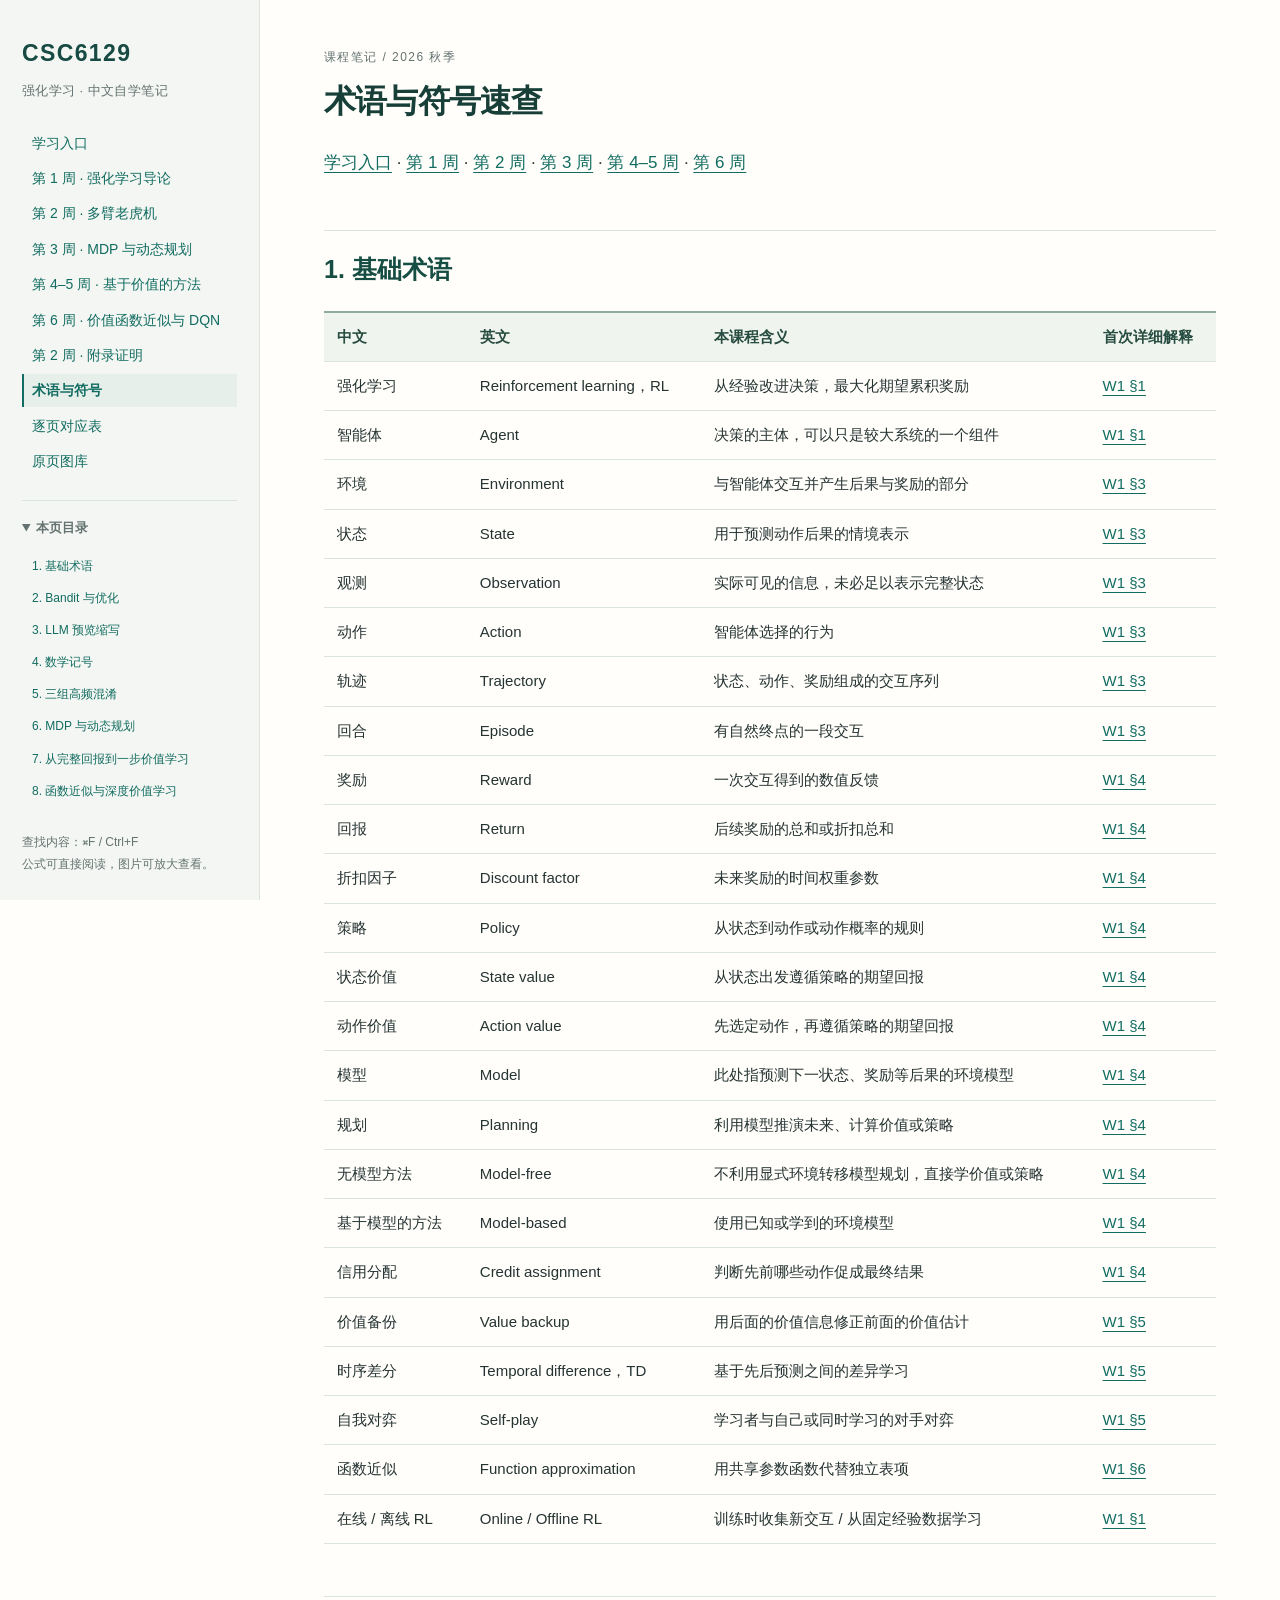
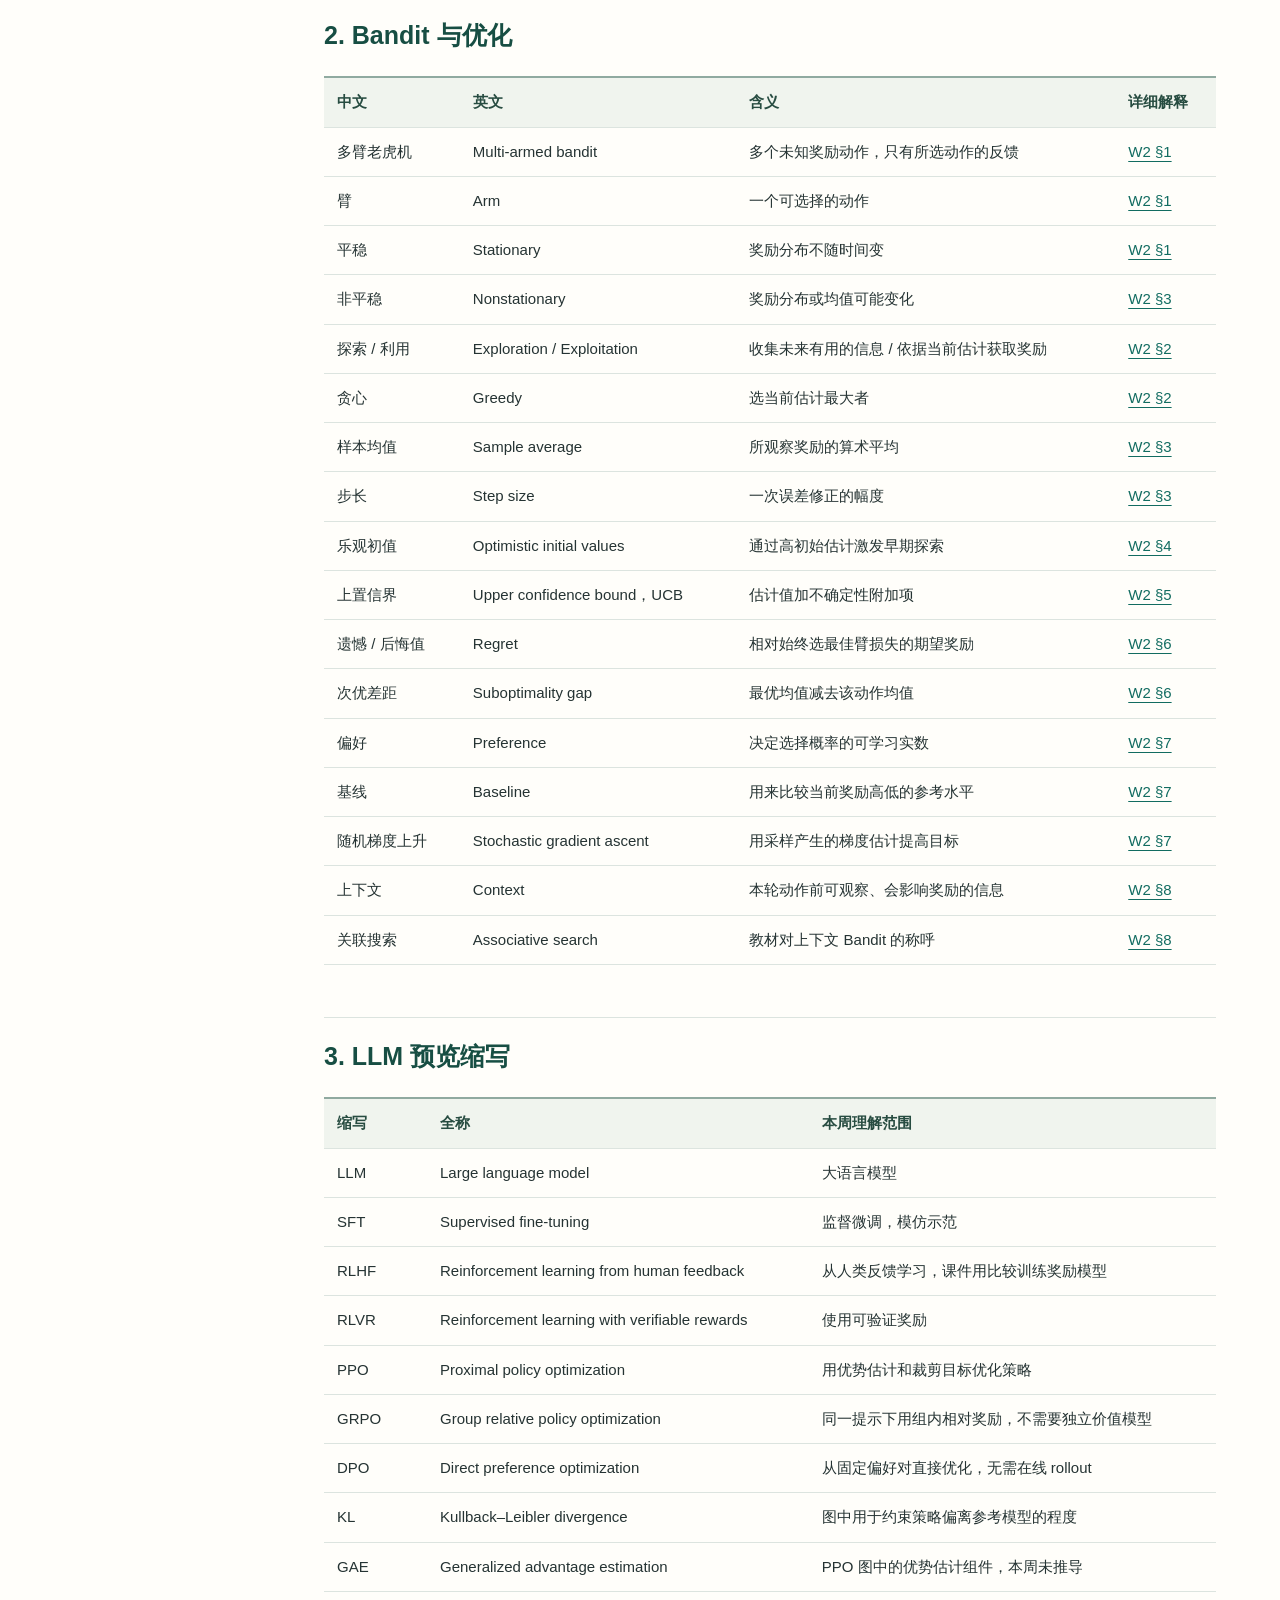
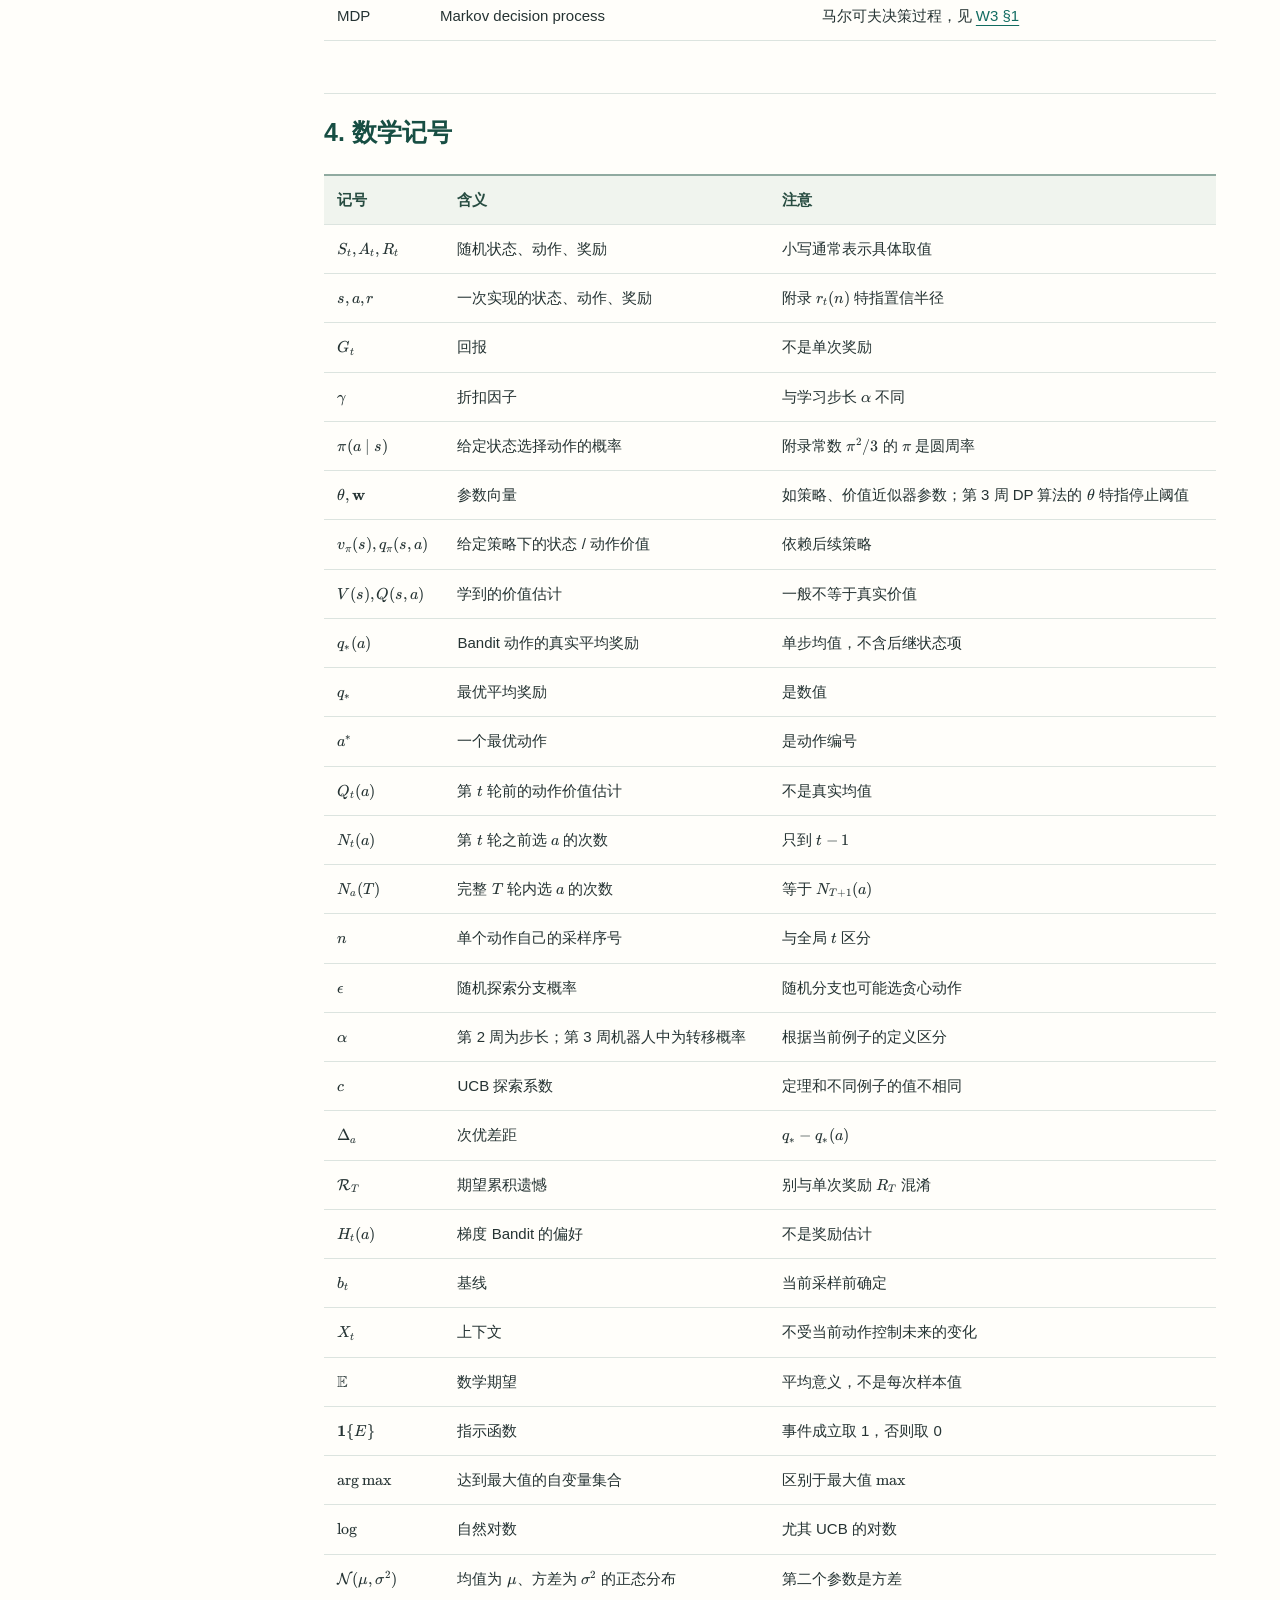
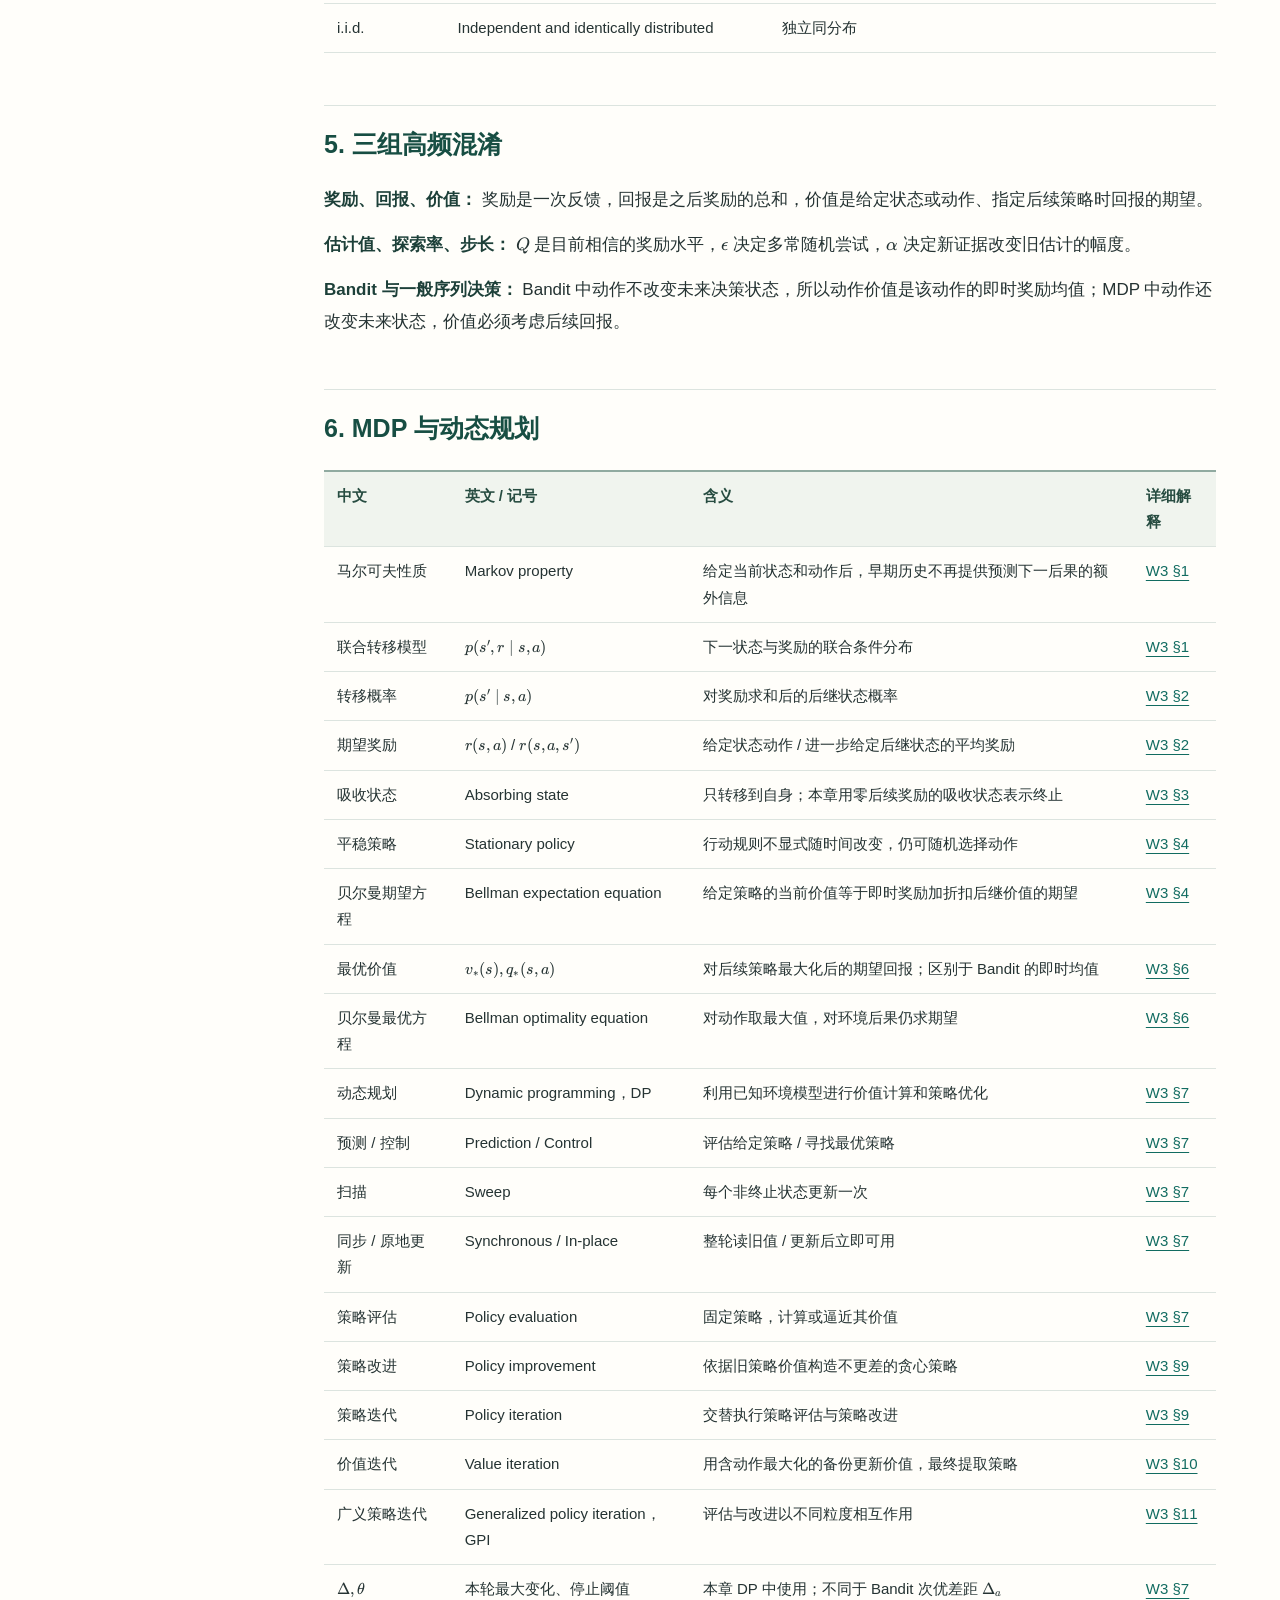
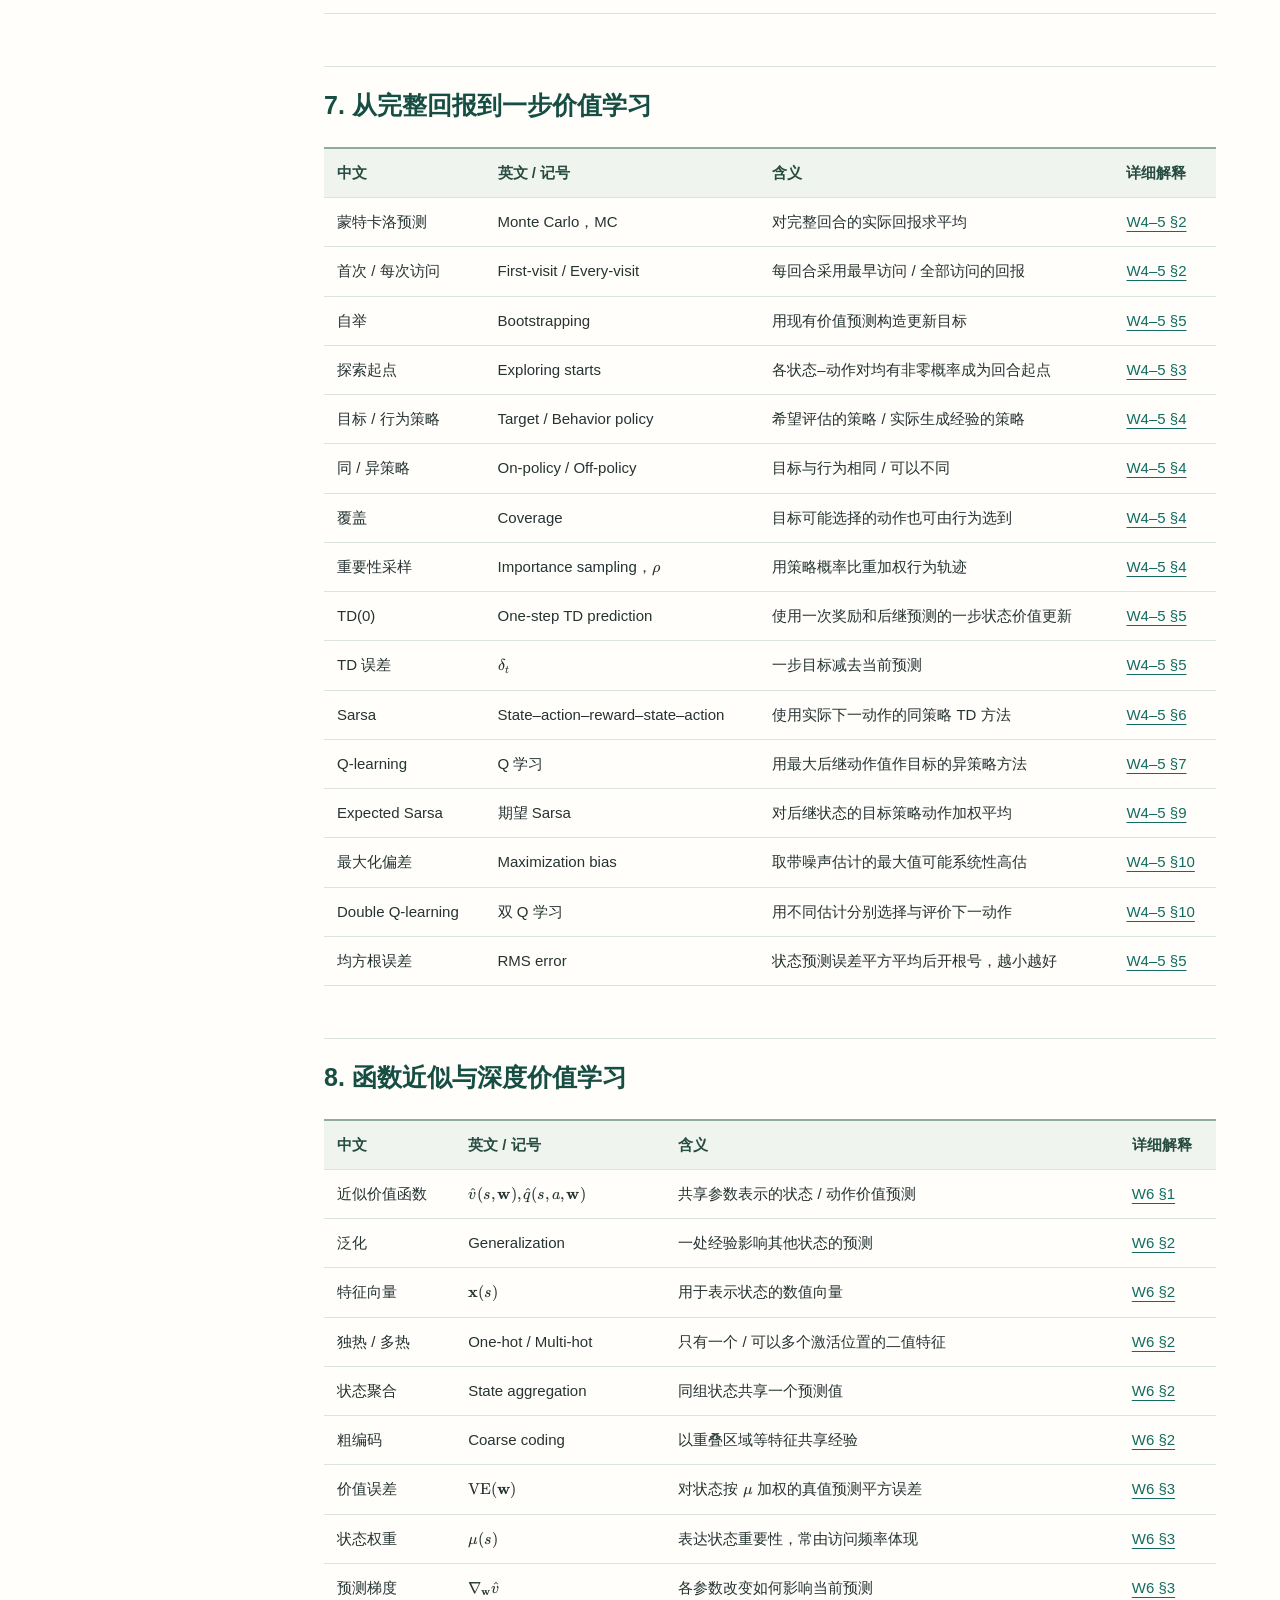
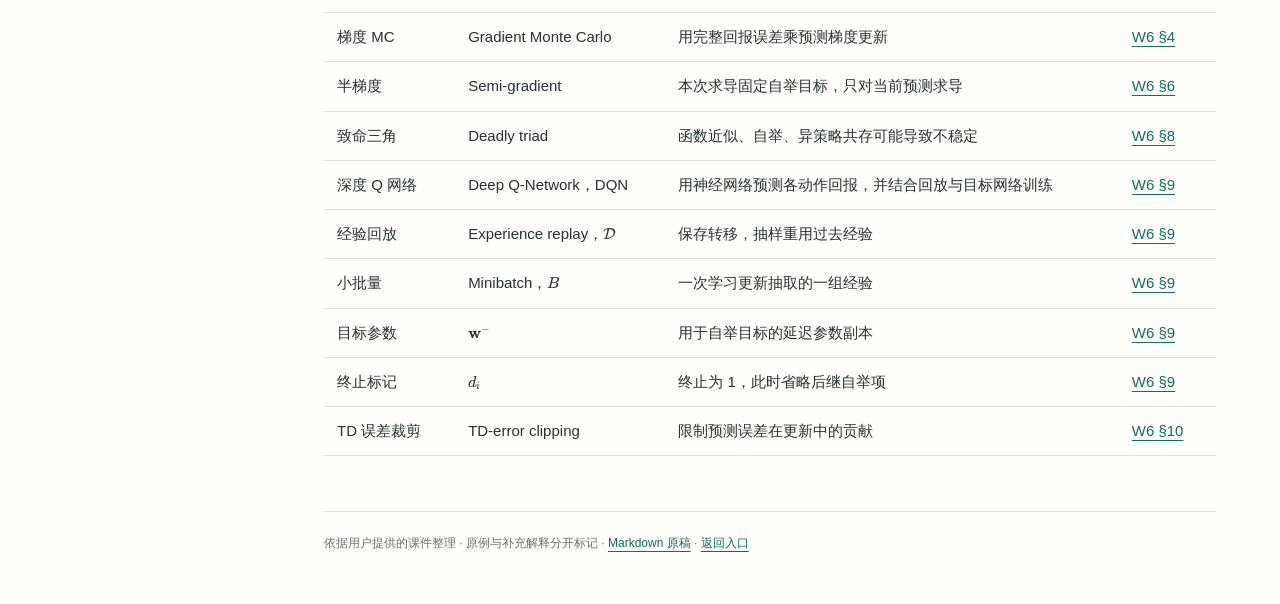
<file: notes/glossary.html>
<!doctype html>
<html lang="zh-CN"><head><meta charset="utf-8"><meta name="viewport" content="width=device-width, initial-scale=1">
<meta name="description" content="CSC6129 强化学习中文自学笔记，保留原例、公式与推导。">
<title>术语与符号 · 强化学习自学笔记</title>
<link rel="stylesheet" href="vendor/katex/dist/katex.min.css"><link rel="stylesheet" href="reader.css">
</head><body>
<a class="skip" href="#content">跳到正文</a>
<aside class="sidebar"><div class="brand">CSC6129<span>强化学习 · 中文自学笔记</span></div>
<nav aria-label="章节导航"><a  href="index.html">学习入口</a>
<a  href="week01.html">第 1 周 · 强化学习导论</a>
<a  href="week02.html">第 2 周 · 多臂老虎机</a>
<a  href="week03.html">第 3 周 · MDP 与动态规划</a>
<a  href="week04-05.html">第 4–5 周 · 基于价值的方法</a>
<a  href="week06.html">第 6 周 · 价值函数近似与 DQN</a>
<a  href="week02-appendix.html">第 2 周 · 附录证明</a>
<a aria-current="page" href="glossary.html">术语与符号</a>
<a  href="coverage.html">逐页对应表</a>
<a  href="source-pages.html">原页图库</a></nav>
<details class="page-toc" open><summary>本页目录</summary><nav aria-label="本页目录"><a href="#heading-1">1. 基础术语</a>
<a href="#heading-2">2. Bandit 与优化</a>
<a href="#heading-3">3. LLM 预览缩写</a>
<a href="#heading-4">4. 数学记号</a>
<a href="#heading-5">5. 三组高频混淆</a>
<a href="#heading-6">6. MDP 与动态规划</a>
<a href="#heading-7">7. 从完整回报到一步价值学习</a>
<a href="#heading-8">8. 函数近似与深度价值学习</a></nav></details>
<p class="reader-tip">查找内容：⌘F / Ctrl+F<br>公式可直接阅读，图片可放大查看。</p></aside>
<main id="content"><div class="eyebrow">课程笔记 / 2026 秋季</div><article><h1>术语与符号速查</h1>
<p><a href="index.html">学习入口</a> · <a href="week01.html">第 1 周</a> · <a href="week02.html">第 2 周</a> · <a href="week03.html">第 3 周</a> · <a href="week04-05.html">第 4–5 周</a> · <a href="week06.html">第 6 周</a></p>
<h2 id="heading-1">1. 基础术语</h2>
<div class="table-scroll"><table>
<thead>
<tr>
<th>中文</th>
<th>英文</th>
<th>本课程含义</th>
<th>首次详细解释</th>
</tr>
</thead>
<tbody><tr>
<td>强化学习</td>
<td>Reinforcement learning，RL</td>
<td>从经验改进决策，最大化期望累积奖励</td>
<td><a href="week01.html#w1-1">W1 §1</a></td>
</tr>
<tr>
<td>智能体</td>
<td>Agent</td>
<td>决策的主体，可以只是较大系统的一个组件</td>
<td><a href="week01.html#w1-1">W1 §1</a></td>
</tr>
<tr>
<td>环境</td>
<td>Environment</td>
<td>与智能体交互并产生后果与奖励的部分</td>
<td><a href="week01.html#w1-3">W1 §3</a></td>
</tr>
<tr>
<td>状态</td>
<td>State</td>
<td>用于预测动作后果的情境表示</td>
<td><a href="week01.html#w1-3">W1 §3</a></td>
</tr>
<tr>
<td>观测</td>
<td>Observation</td>
<td>实际可见的信息，未必足以表示完整状态</td>
<td><a href="week01.html#w1-3">W1 §3</a></td>
</tr>
<tr>
<td>动作</td>
<td>Action</td>
<td>智能体选择的行为</td>
<td><a href="week01.html#w1-3">W1 §3</a></td>
</tr>
<tr>
<td>轨迹</td>
<td>Trajectory</td>
<td>状态、动作、奖励组成的交互序列</td>
<td><a href="week01.html#w1-3">W1 §3</a></td>
</tr>
<tr>
<td>回合</td>
<td>Episode</td>
<td>有自然终点的一段交互</td>
<td><a href="week01.html#w1-3">W1 §3</a></td>
</tr>
<tr>
<td>奖励</td>
<td>Reward</td>
<td>一次交互得到的数值反馈</td>
<td><a href="week01.html#w1-4">W1 §4</a></td>
</tr>
<tr>
<td>回报</td>
<td>Return</td>
<td>后续奖励的总和或折扣总和</td>
<td><a href="week01.html#w1-4">W1 §4</a></td>
</tr>
<tr>
<td>折扣因子</td>
<td>Discount factor</td>
<td>未来奖励的时间权重参数</td>
<td><a href="week01.html#w1-4">W1 §4</a></td>
</tr>
<tr>
<td>策略</td>
<td>Policy</td>
<td>从状态到动作或动作概率的规则</td>
<td><a href="week01.html#w1-4">W1 §4</a></td>
</tr>
<tr>
<td>状态价值</td>
<td>State value</td>
<td>从状态出发遵循策略的期望回报</td>
<td><a href="week01.html#w1-4">W1 §4</a></td>
</tr>
<tr>
<td>动作价值</td>
<td>Action value</td>
<td>先选定动作，再遵循策略的期望回报</td>
<td><a href="week01.html#w1-4">W1 §4</a></td>
</tr>
<tr>
<td>模型</td>
<td>Model</td>
<td>此处指预测下一状态、奖励等后果的环境模型</td>
<td><a href="week01.html#w1-4">W1 §4</a></td>
</tr>
<tr>
<td>规划</td>
<td>Planning</td>
<td>利用模型推演未来、计算价值或策略</td>
<td><a href="week01.html#w1-4">W1 §4</a></td>
</tr>
<tr>
<td>无模型方法</td>
<td>Model-free</td>
<td>不利用显式环境转移模型规划，直接学价值或策略</td>
<td><a href="week01.html#w1-4">W1 §4</a></td>
</tr>
<tr>
<td>基于模型的方法</td>
<td>Model-based</td>
<td>使用已知或学到的环境模型</td>
<td><a href="week01.html#w1-4">W1 §4</a></td>
</tr>
<tr>
<td>信用分配</td>
<td>Credit assignment</td>
<td>判断先前哪些动作促成最终结果</td>
<td><a href="week01.html#w1-4">W1 §4</a></td>
</tr>
<tr>
<td>价值备份</td>
<td>Value backup</td>
<td>用后面的价值信息修正前面的价值估计</td>
<td><a href="week01.html#w1-5">W1 §5</a></td>
</tr>
<tr>
<td>时序差分</td>
<td>Temporal difference，TD</td>
<td>基于先后预测之间的差异学习</td>
<td><a href="week01.html#w1-5">W1 §5</a></td>
</tr>
<tr>
<td>自我对弈</td>
<td>Self-play</td>
<td>学习者与自己或同时学习的对手对弈</td>
<td><a href="week01.html#w1-5">W1 §5</a></td>
</tr>
<tr>
<td>函数近似</td>
<td>Function approximation</td>
<td>用共享参数函数代替独立表项</td>
<td><a href="week01.html#w1-6">W1 §6</a></td>
</tr>
<tr>
<td>在线 / 离线 RL</td>
<td>Online / Offline RL</td>
<td>训练时收集新交互 / 从固定经验数据学习</td>
<td><a href="week01.html#w1-1">W1 §1</a></td>
</tr>
</tbody></table></div>
<h2 id="heading-2">2. Bandit 与优化</h2>
<div class="table-scroll"><table>
<thead>
<tr>
<th>中文</th>
<th>英文</th>
<th>含义</th>
<th>详细解释</th>
</tr>
</thead>
<tbody><tr>
<td>多臂老虎机</td>
<td>Multi-armed bandit</td>
<td>多个未知奖励动作，只有所选动作的反馈</td>
<td><a href="week02.html#w2-1">W2 §1</a></td>
</tr>
<tr>
<td>臂</td>
<td>Arm</td>
<td>一个可选择的动作</td>
<td><a href="week02.html#w2-1">W2 §1</a></td>
</tr>
<tr>
<td>平稳</td>
<td>Stationary</td>
<td>奖励分布不随时间变</td>
<td><a href="week02.html#w2-1">W2 §1</a></td>
</tr>
<tr>
<td>非平稳</td>
<td>Nonstationary</td>
<td>奖励分布或均值可能变化</td>
<td><a href="week02.html#w2-3">W2 §3</a></td>
</tr>
<tr>
<td>探索 / 利用</td>
<td>Exploration / Exploitation</td>
<td>收集未来有用的信息 / 依据当前估计获取奖励</td>
<td><a href="week02.html#w2-2">W2 §2</a></td>
</tr>
<tr>
<td>贪心</td>
<td>Greedy</td>
<td>选当前估计最大者</td>
<td><a href="week02.html#w2-2">W2 §2</a></td>
</tr>
<tr>
<td>样本均值</td>
<td>Sample average</td>
<td>所观察奖励的算术平均</td>
<td><a href="week02.html#w2-3">W2 §3</a></td>
</tr>
<tr>
<td>步长</td>
<td>Step size</td>
<td>一次误差修正的幅度</td>
<td><a href="week02.html#w2-3">W2 §3</a></td>
</tr>
<tr>
<td>乐观初值</td>
<td>Optimistic initial values</td>
<td>通过高初始估计激发早期探索</td>
<td><a href="week02.html#w2-4">W2 §4</a></td>
</tr>
<tr>
<td>上置信界</td>
<td>Upper confidence bound，UCB</td>
<td>估计值加不确定性附加项</td>
<td><a href="week02.html#w2-5">W2 §5</a></td>
</tr>
<tr>
<td>遗憾 / 后悔值</td>
<td>Regret</td>
<td>相对始终选最佳臂损失的期望奖励</td>
<td><a href="week02.html#w2-6">W2 §6</a></td>
</tr>
<tr>
<td>次优差距</td>
<td>Suboptimality gap</td>
<td>最优均值减去该动作均值</td>
<td><a href="week02.html#w2-6">W2 §6</a></td>
</tr>
<tr>
<td>偏好</td>
<td>Preference</td>
<td>决定选择概率的可学习实数</td>
<td><a href="week02.html#w2-7">W2 §7</a></td>
</tr>
<tr>
<td>基线</td>
<td>Baseline</td>
<td>用来比较当前奖励高低的参考水平</td>
<td><a href="week02.html#w2-7">W2 §7</a></td>
</tr>
<tr>
<td>随机梯度上升</td>
<td>Stochastic gradient ascent</td>
<td>用采样产生的梯度估计提高目标</td>
<td><a href="week02.html#w2-7">W2 §7</a></td>
</tr>
<tr>
<td>上下文</td>
<td>Context</td>
<td>本轮动作前可观察、会影响奖励的信息</td>
<td><a href="week02.html#w2-8">W2 §8</a></td>
</tr>
<tr>
<td>关联搜索</td>
<td>Associative search</td>
<td>教材对上下文 Bandit 的称呼</td>
<td><a href="week02.html#w2-8">W2 §8</a></td>
</tr>
</tbody></table></div>
<h2 id="heading-3">3. LLM 预览缩写</h2>
<div class="table-scroll"><table>
<thead>
<tr>
<th>缩写</th>
<th>全称</th>
<th>本周理解范围</th>
</tr>
</thead>
<tbody><tr>
<td>LLM</td>
<td>Large language model</td>
<td>大语言模型</td>
</tr>
<tr>
<td>SFT</td>
<td>Supervised fine-tuning</td>
<td>监督微调，模仿示范</td>
</tr>
<tr>
<td>RLHF</td>
<td>Reinforcement learning from human feedback</td>
<td>从人类反馈学习，课件用比较训练奖励模型</td>
</tr>
<tr>
<td>RLVR</td>
<td>Reinforcement learning with verifiable rewards</td>
<td>使用可验证奖励</td>
</tr>
<tr>
<td>PPO</td>
<td>Proximal policy optimization</td>
<td>用优势估计和裁剪目标优化策略</td>
</tr>
<tr>
<td>GRPO</td>
<td>Group relative policy optimization</td>
<td>同一提示下用组内相对奖励，不需要独立价值模型</td>
</tr>
<tr>
<td>DPO</td>
<td>Direct preference optimization</td>
<td>从固定偏好对直接优化，无需在线 rollout</td>
</tr>
<tr>
<td>KL</td>
<td>Kullback–Leibler divergence</td>
<td>图中用于约束策略偏离参考模型的程度</td>
</tr>
<tr>
<td>GAE</td>
<td>Generalized advantage estimation</td>
<td>PPO 图中的优势估计组件，本周未推导</td>
</tr>
<tr>
<td>MDP</td>
<td>Markov decision process</td>
<td>马尔可夫决策过程，见 <a href="week03.html#w3-1">W3 §1</a></td>
</tr>
</tbody></table></div>
<h2 id="heading-4">4. 数学记号</h2>
<div class="table-scroll"><table>
<thead>
<tr>
<th>记号</th>
<th>含义</th>
<th>注意</th>
</tr>
</thead>
<tbody><tr>
<td><span class="katex"><span class="katex-mathml"><math xmlns="http://www.w3.org/1998/Math/MathML"><semantics><mrow><msub><mi>S</mi><mi>t</mi></msub><mo separator="true">,</mo><msub><mi>A</mi><mi>t</mi></msub><mo separator="true">,</mo><msub><mi>R</mi><mi>t</mi></msub></mrow><annotation encoding="application/x-tex">S_t,A_t,R_t</annotation></semantics></math></span><span class="katex-html" aria-hidden="true"><span class="base"><span class="strut" style="height:0.8778em;vertical-align:-0.1944em;"></span><span class="mord"><span class="mord mathnormal" style="margin-right:0.05764em;">S</span><span class="msupsub"><span class="vlist-t vlist-t2"><span class="vlist-r"><span class="vlist" style="height:0.2806em;"><span style="top:-2.55em;margin-left:-0.0576em;margin-right:0.05em;"><span class="pstrut" style="height:2.7em;"></span><span class="sizing reset-size6 size3 mtight"><span class="mord mathnormal mtight">t</span></span></span></span><span class="vlist-s">​</span></span><span class="vlist-r"><span class="vlist" style="height:0.15em;"><span></span></span></span></span></span></span><span class="mpunct">,</span><span class="mspace" style="margin-right:0.1667em;"></span><span class="mord"><span class="mord mathnormal">A</span><span class="msupsub"><span class="vlist-t vlist-t2"><span class="vlist-r"><span class="vlist" style="height:0.2806em;"><span style="top:-2.55em;margin-left:0em;margin-right:0.05em;"><span class="pstrut" style="height:2.7em;"></span><span class="sizing reset-size6 size3 mtight"><span class="mord mathnormal mtight">t</span></span></span></span><span class="vlist-s">​</span></span><span class="vlist-r"><span class="vlist" style="height:0.15em;"><span></span></span></span></span></span></span><span class="mpunct">,</span><span class="mspace" style="margin-right:0.1667em;"></span><span class="mord"><span class="mord mathnormal" style="margin-right:0.00773em;">R</span><span class="msupsub"><span class="vlist-t vlist-t2"><span class="vlist-r"><span class="vlist" style="height:0.2806em;"><span style="top:-2.55em;margin-left:-0.0077em;margin-right:0.05em;"><span class="pstrut" style="height:2.7em;"></span><span class="sizing reset-size6 size3 mtight"><span class="mord mathnormal mtight">t</span></span></span></span><span class="vlist-s">​</span></span><span class="vlist-r"><span class="vlist" style="height:0.15em;"><span></span></span></span></span></span></span></span></span></span></td>
<td>随机状态、动作、奖励</td>
<td>小写通常表示具体取值</td>
</tr>
<tr>
<td><span class="katex"><span class="katex-mathml"><math xmlns="http://www.w3.org/1998/Math/MathML"><semantics><mrow><mi>s</mi><mo separator="true">,</mo><mi>a</mi><mo separator="true">,</mo><mi>r</mi></mrow><annotation encoding="application/x-tex">s,a,r</annotation></semantics></math></span><span class="katex-html" aria-hidden="true"><span class="base"><span class="strut" style="height:0.625em;vertical-align:-0.1944em;"></span><span class="mord mathnormal">s</span><span class="mpunct">,</span><span class="mspace" style="margin-right:0.1667em;"></span><span class="mord mathnormal">a</span><span class="mpunct">,</span><span class="mspace" style="margin-right:0.1667em;"></span><span class="mord mathnormal" style="margin-right:0.02778em;">r</span></span></span></span></td>
<td>一次实现的状态、动作、奖励</td>
<td>附录 <span class="katex"><span class="katex-mathml"><math xmlns="http://www.w3.org/1998/Math/MathML"><semantics><mrow><msub><mi>r</mi><mi>t</mi></msub><mo stretchy="false">(</mo><mi>n</mi><mo stretchy="false">)</mo></mrow><annotation encoding="application/x-tex">r_t(n)</annotation></semantics></math></span><span class="katex-html" aria-hidden="true"><span class="base"><span class="strut" style="height:1em;vertical-align:-0.25em;"></span><span class="mord"><span class="mord mathnormal" style="margin-right:0.02778em;">r</span><span class="msupsub"><span class="vlist-t vlist-t2"><span class="vlist-r"><span class="vlist" style="height:0.2806em;"><span style="top:-2.55em;margin-left:-0.0278em;margin-right:0.05em;"><span class="pstrut" style="height:2.7em;"></span><span class="sizing reset-size6 size3 mtight"><span class="mord mathnormal mtight">t</span></span></span></span><span class="vlist-s">​</span></span><span class="vlist-r"><span class="vlist" style="height:0.15em;"><span></span></span></span></span></span></span><span class="mopen">(</span><span class="mord mathnormal">n</span><span class="mclose">)</span></span></span></span> 特指置信半径</td>
</tr>
<tr>
<td><span class="katex"><span class="katex-mathml"><math xmlns="http://www.w3.org/1998/Math/MathML"><semantics><mrow><msub><mi>G</mi><mi>t</mi></msub></mrow><annotation encoding="application/x-tex">G_t</annotation></semantics></math></span><span class="katex-html" aria-hidden="true"><span class="base"><span class="strut" style="height:0.8333em;vertical-align:-0.15em;"></span><span class="mord"><span class="mord mathnormal">G</span><span class="msupsub"><span class="vlist-t vlist-t2"><span class="vlist-r"><span class="vlist" style="height:0.2806em;"><span style="top:-2.55em;margin-left:0em;margin-right:0.05em;"><span class="pstrut" style="height:2.7em;"></span><span class="sizing reset-size6 size3 mtight"><span class="mord mathnormal mtight">t</span></span></span></span><span class="vlist-s">​</span></span><span class="vlist-r"><span class="vlist" style="height:0.15em;"><span></span></span></span></span></span></span></span></span></span></td>
<td>回报</td>
<td>不是单次奖励</td>
</tr>
<tr>
<td><span class="katex"><span class="katex-mathml"><math xmlns="http://www.w3.org/1998/Math/MathML"><semantics><mrow><mi>γ</mi></mrow><annotation encoding="application/x-tex">\gamma</annotation></semantics></math></span><span class="katex-html" aria-hidden="true"><span class="base"><span class="strut" style="height:0.625em;vertical-align:-0.1944em;"></span><span class="mord mathnormal" style="margin-right:0.05556em;">γ</span></span></span></span></td>
<td>折扣因子</td>
<td>与学习步长 <span class="katex"><span class="katex-mathml"><math xmlns="http://www.w3.org/1998/Math/MathML"><semantics><mrow><mi>α</mi></mrow><annotation encoding="application/x-tex">\alpha</annotation></semantics></math></span><span class="katex-html" aria-hidden="true"><span class="base"><span class="strut" style="height:0.4306em;"></span><span class="mord mathnormal" style="margin-right:0.0037em;">α</span></span></span></span> 不同</td>
</tr>
<tr>
<td><span class="katex"><span class="katex-mathml"><math xmlns="http://www.w3.org/1998/Math/MathML"><semantics><mrow><mi>π</mi><mo stretchy="false">(</mo><mi>a</mi><mo>∣</mo><mi>s</mi><mo stretchy="false">)</mo></mrow><annotation encoding="application/x-tex">\pi(a\mid s)</annotation></semantics></math></span><span class="katex-html" aria-hidden="true"><span class="base"><span class="strut" style="height:1em;vertical-align:-0.25em;"></span><span class="mord mathnormal" style="margin-right:0.03588em;">π</span><span class="mopen">(</span><span class="mord mathnormal">a</span><span class="mspace" style="margin-right:0.2778em;"></span><span class="mrel">∣</span><span class="mspace" style="margin-right:0.2778em;"></span></span><span class="base"><span class="strut" style="height:1em;vertical-align:-0.25em;"></span><span class="mord mathnormal">s</span><span class="mclose">)</span></span></span></span></td>
<td>给定状态选择动作的概率</td>
<td>附录常数 <span class="katex"><span class="katex-mathml"><math xmlns="http://www.w3.org/1998/Math/MathML"><semantics><mrow><msup><mi>π</mi><mn>2</mn></msup><mi mathvariant="normal">/</mi><mn>3</mn></mrow><annotation encoding="application/x-tex">\pi^2/3</annotation></semantics></math></span><span class="katex-html" aria-hidden="true"><span class="base"><span class="strut" style="height:1.0641em;vertical-align:-0.25em;"></span><span class="mord"><span class="mord mathnormal" style="margin-right:0.03588em;">π</span><span class="msupsub"><span class="vlist-t"><span class="vlist-r"><span class="vlist" style="height:0.8141em;"><span style="top:-3.063em;margin-right:0.05em;"><span class="pstrut" style="height:2.7em;"></span><span class="sizing reset-size6 size3 mtight"><span class="mord mtight">2</span></span></span></span></span></span></span></span><span class="mord">/3</span></span></span></span> 的 <span class="katex"><span class="katex-mathml"><math xmlns="http://www.w3.org/1998/Math/MathML"><semantics><mrow><mi>π</mi></mrow><annotation encoding="application/x-tex">\pi</annotation></semantics></math></span><span class="katex-html" aria-hidden="true"><span class="base"><span class="strut" style="height:0.4306em;"></span><span class="mord mathnormal" style="margin-right:0.03588em;">π</span></span></span></span> 是圆周率</td>
</tr>
<tr>
<td><span class="katex"><span class="katex-mathml"><math xmlns="http://www.w3.org/1998/Math/MathML"><semantics><mrow><mi>θ</mi><mo separator="true">,</mo><mi mathvariant="bold">w</mi></mrow><annotation encoding="application/x-tex">\theta,\mathbf w</annotation></semantics></math></span><span class="katex-html" aria-hidden="true"><span class="base"><span class="strut" style="height:0.8889em;vertical-align:-0.1944em;"></span><span class="mord mathnormal" style="margin-right:0.02778em;">θ</span><span class="mpunct">,</span><span class="mspace" style="margin-right:0.1667em;"></span><span class="mord mathbf" style="margin-right:0.01597em;">w</span></span></span></span></td>
<td>参数向量</td>
<td>如策略、价值近似器参数；第 3 周 DP 算法的 <span class="katex"><span class="katex-mathml"><math xmlns="http://www.w3.org/1998/Math/MathML"><semantics><mrow><mi>θ</mi></mrow><annotation encoding="application/x-tex">\theta</annotation></semantics></math></span><span class="katex-html" aria-hidden="true"><span class="base"><span class="strut" style="height:0.6944em;"></span><span class="mord mathnormal" style="margin-right:0.02778em;">θ</span></span></span></span> 特指停止阈值</td>
</tr>
<tr>
<td><span class="katex"><span class="katex-mathml"><math xmlns="http://www.w3.org/1998/Math/MathML"><semantics><mrow><msub><mi>v</mi><mi>π</mi></msub><mo stretchy="false">(</mo><mi>s</mi><mo stretchy="false">)</mo><mo separator="true">,</mo><msub><mi>q</mi><mi>π</mi></msub><mo stretchy="false">(</mo><mi>s</mi><mo separator="true">,</mo><mi>a</mi><mo stretchy="false">)</mo></mrow><annotation encoding="application/x-tex">v_\pi(s),q_\pi(s,a)</annotation></semantics></math></span><span class="katex-html" aria-hidden="true"><span class="base"><span class="strut" style="height:1em;vertical-align:-0.25em;"></span><span class="mord"><span class="mord mathnormal" style="margin-right:0.03588em;">v</span><span class="msupsub"><span class="vlist-t vlist-t2"><span class="vlist-r"><span class="vlist" style="height:0.1514em;"><span style="top:-2.55em;margin-left:-0.0359em;margin-right:0.05em;"><span class="pstrut" style="height:2.7em;"></span><span class="sizing reset-size6 size3 mtight"><span class="mord mathnormal mtight" style="margin-right:0.03588em;">π</span></span></span></span><span class="vlist-s">​</span></span><span class="vlist-r"><span class="vlist" style="height:0.15em;"><span></span></span></span></span></span></span><span class="mopen">(</span><span class="mord mathnormal">s</span><span class="mclose">)</span><span class="mpunct">,</span><span class="mspace" style="margin-right:0.1667em;"></span><span class="mord"><span class="mord mathnormal" style="margin-right:0.03588em;">q</span><span class="msupsub"><span class="vlist-t vlist-t2"><span class="vlist-r"><span class="vlist" style="height:0.1514em;"><span style="top:-2.55em;margin-left:-0.0359em;margin-right:0.05em;"><span class="pstrut" style="height:2.7em;"></span><span class="sizing reset-size6 size3 mtight"><span class="mord mathnormal mtight" style="margin-right:0.03588em;">π</span></span></span></span><span class="vlist-s">​</span></span><span class="vlist-r"><span class="vlist" style="height:0.15em;"><span></span></span></span></span></span></span><span class="mopen">(</span><span class="mord mathnormal">s</span><span class="mpunct">,</span><span class="mspace" style="margin-right:0.1667em;"></span><span class="mord mathnormal">a</span><span class="mclose">)</span></span></span></span></td>
<td>给定策略下的状态 / 动作价值</td>
<td>依赖后续策略</td>
</tr>
<tr>
<td><span class="katex"><span class="katex-mathml"><math xmlns="http://www.w3.org/1998/Math/MathML"><semantics><mrow><mi>V</mi><mo stretchy="false">(</mo><mi>s</mi><mo stretchy="false">)</mo><mo separator="true">,</mo><mi>Q</mi><mo stretchy="false">(</mo><mi>s</mi><mo separator="true">,</mo><mi>a</mi><mo stretchy="false">)</mo></mrow><annotation encoding="application/x-tex">V(s),Q(s,a)</annotation></semantics></math></span><span class="katex-html" aria-hidden="true"><span class="base"><span class="strut" style="height:1em;vertical-align:-0.25em;"></span><span class="mord mathnormal" style="margin-right:0.22222em;">V</span><span class="mopen">(</span><span class="mord mathnormal">s</span><span class="mclose">)</span><span class="mpunct">,</span><span class="mspace" style="margin-right:0.1667em;"></span><span class="mord mathnormal">Q</span><span class="mopen">(</span><span class="mord mathnormal">s</span><span class="mpunct">,</span><span class="mspace" style="margin-right:0.1667em;"></span><span class="mord mathnormal">a</span><span class="mclose">)</span></span></span></span></td>
<td>学到的价值估计</td>
<td>一般不等于真实价值</td>
</tr>
<tr>
<td><span class="katex"><span class="katex-mathml"><math xmlns="http://www.w3.org/1998/Math/MathML"><semantics><mrow><msub><mi>q</mi><mo>∗</mo></msub><mo stretchy="false">(</mo><mi>a</mi><mo stretchy="false">)</mo></mrow><annotation encoding="application/x-tex">q_*(a)</annotation></semantics></math></span><span class="katex-html" aria-hidden="true"><span class="base"><span class="strut" style="height:1em;vertical-align:-0.25em;"></span><span class="mord"><span class="mord mathnormal" style="margin-right:0.03588em;">q</span><span class="msupsub"><span class="vlist-t vlist-t2"><span class="vlist-r"><span class="vlist" style="height:0.1757em;"><span style="top:-2.55em;margin-left:-0.0359em;margin-right:0.05em;"><span class="pstrut" style="height:2.7em;"></span><span class="sizing reset-size6 size3 mtight"><span class="mbin mtight">∗</span></span></span></span><span class="vlist-s">​</span></span><span class="vlist-r"><span class="vlist" style="height:0.15em;"><span></span></span></span></span></span></span><span class="mopen">(</span><span class="mord mathnormal">a</span><span class="mclose">)</span></span></span></span></td>
<td>Bandit 动作的真实平均奖励</td>
<td>单步均值，不含后继状态项</td>
</tr>
<tr>
<td><span class="katex"><span class="katex-mathml"><math xmlns="http://www.w3.org/1998/Math/MathML"><semantics><mrow><msub><mi>q</mi><mo>∗</mo></msub></mrow><annotation encoding="application/x-tex">q_*</annotation></semantics></math></span><span class="katex-html" aria-hidden="true"><span class="base"><span class="strut" style="height:0.625em;vertical-align:-0.1944em;"></span><span class="mord"><span class="mord mathnormal" style="margin-right:0.03588em;">q</span><span class="msupsub"><span class="vlist-t vlist-t2"><span class="vlist-r"><span class="vlist" style="height:0.1757em;"><span style="top:-2.55em;margin-left:-0.0359em;margin-right:0.05em;"><span class="pstrut" style="height:2.7em;"></span><span class="sizing reset-size6 size3 mtight"><span class="mbin mtight">∗</span></span></span></span><span class="vlist-s">​</span></span><span class="vlist-r"><span class="vlist" style="height:0.15em;"><span></span></span></span></span></span></span></span></span></span></td>
<td>最优平均奖励</td>
<td>是数值</td>
</tr>
<tr>
<td><span class="katex"><span class="katex-mathml"><math xmlns="http://www.w3.org/1998/Math/MathML"><semantics><mrow><msup><mi>a</mi><mo>∗</mo></msup></mrow><annotation encoding="application/x-tex">a^*</annotation></semantics></math></span><span class="katex-html" aria-hidden="true"><span class="base"><span class="strut" style="height:0.6887em;"></span><span class="mord"><span class="mord mathnormal">a</span><span class="msupsub"><span class="vlist-t"><span class="vlist-r"><span class="vlist" style="height:0.6887em;"><span style="top:-3.063em;margin-right:0.05em;"><span class="pstrut" style="height:2.7em;"></span><span class="sizing reset-size6 size3 mtight"><span class="mbin mtight">∗</span></span></span></span></span></span></span></span></span></span></span></td>
<td>一个最优动作</td>
<td>是动作编号</td>
</tr>
<tr>
<td><span class="katex"><span class="katex-mathml"><math xmlns="http://www.w3.org/1998/Math/MathML"><semantics><mrow><msub><mi>Q</mi><mi>t</mi></msub><mo stretchy="false">(</mo><mi>a</mi><mo stretchy="false">)</mo></mrow><annotation encoding="application/x-tex">Q_t(a)</annotation></semantics></math></span><span class="katex-html" aria-hidden="true"><span class="base"><span class="strut" style="height:1em;vertical-align:-0.25em;"></span><span class="mord"><span class="mord mathnormal">Q</span><span class="msupsub"><span class="vlist-t vlist-t2"><span class="vlist-r"><span class="vlist" style="height:0.2806em;"><span style="top:-2.55em;margin-left:0em;margin-right:0.05em;"><span class="pstrut" style="height:2.7em;"></span><span class="sizing reset-size6 size3 mtight"><span class="mord mathnormal mtight">t</span></span></span></span><span class="vlist-s">​</span></span><span class="vlist-r"><span class="vlist" style="height:0.15em;"><span></span></span></span></span></span></span><span class="mopen">(</span><span class="mord mathnormal">a</span><span class="mclose">)</span></span></span></span></td>
<td>第 <span class="katex"><span class="katex-mathml"><math xmlns="http://www.w3.org/1998/Math/MathML"><semantics><mrow><mi>t</mi></mrow><annotation encoding="application/x-tex">t</annotation></semantics></math></span><span class="katex-html" aria-hidden="true"><span class="base"><span class="strut" style="height:0.6151em;"></span><span class="mord mathnormal">t</span></span></span></span> 轮前的动作价值估计</td>
<td>不是真实均值</td>
</tr>
<tr>
<td><span class="katex"><span class="katex-mathml"><math xmlns="http://www.w3.org/1998/Math/MathML"><semantics><mrow><msub><mi>N</mi><mi>t</mi></msub><mo stretchy="false">(</mo><mi>a</mi><mo stretchy="false">)</mo></mrow><annotation encoding="application/x-tex">N_t(a)</annotation></semantics></math></span><span class="katex-html" aria-hidden="true"><span class="base"><span class="strut" style="height:1em;vertical-align:-0.25em;"></span><span class="mord"><span class="mord mathnormal" style="margin-right:0.10903em;">N</span><span class="msupsub"><span class="vlist-t vlist-t2"><span class="vlist-r"><span class="vlist" style="height:0.2806em;"><span style="top:-2.55em;margin-left:-0.109em;margin-right:0.05em;"><span class="pstrut" style="height:2.7em;"></span><span class="sizing reset-size6 size3 mtight"><span class="mord mathnormal mtight">t</span></span></span></span><span class="vlist-s">​</span></span><span class="vlist-r"><span class="vlist" style="height:0.15em;"><span></span></span></span></span></span></span><span class="mopen">(</span><span class="mord mathnormal">a</span><span class="mclose">)</span></span></span></span></td>
<td>第 <span class="katex"><span class="katex-mathml"><math xmlns="http://www.w3.org/1998/Math/MathML"><semantics><mrow><mi>t</mi></mrow><annotation encoding="application/x-tex">t</annotation></semantics></math></span><span class="katex-html" aria-hidden="true"><span class="base"><span class="strut" style="height:0.6151em;"></span><span class="mord mathnormal">t</span></span></span></span> 轮之前选 <span class="katex"><span class="katex-mathml"><math xmlns="http://www.w3.org/1998/Math/MathML"><semantics><mrow><mi>a</mi></mrow><annotation encoding="application/x-tex">a</annotation></semantics></math></span><span class="katex-html" aria-hidden="true"><span class="base"><span class="strut" style="height:0.4306em;"></span><span class="mord mathnormal">a</span></span></span></span> 的次数</td>
<td>只到 <span class="katex"><span class="katex-mathml"><math xmlns="http://www.w3.org/1998/Math/MathML"><semantics><mrow><mi>t</mi><mo>−</mo><mn>1</mn></mrow><annotation encoding="application/x-tex">t-1</annotation></semantics></math></span><span class="katex-html" aria-hidden="true"><span class="base"><span class="strut" style="height:0.6984em;vertical-align:-0.0833em;"></span><span class="mord mathnormal">t</span><span class="mspace" style="margin-right:0.2222em;"></span><span class="mbin">−</span><span class="mspace" style="margin-right:0.2222em;"></span></span><span class="base"><span class="strut" style="height:0.6444em;"></span><span class="mord">1</span></span></span></span></td>
</tr>
<tr>
<td><span class="katex"><span class="katex-mathml"><math xmlns="http://www.w3.org/1998/Math/MathML"><semantics><mrow><msub><mi>N</mi><mi>a</mi></msub><mo stretchy="false">(</mo><mi>T</mi><mo stretchy="false">)</mo></mrow><annotation encoding="application/x-tex">N_a(T)</annotation></semantics></math></span><span class="katex-html" aria-hidden="true"><span class="base"><span class="strut" style="height:1em;vertical-align:-0.25em;"></span><span class="mord"><span class="mord mathnormal" style="margin-right:0.10903em;">N</span><span class="msupsub"><span class="vlist-t vlist-t2"><span class="vlist-r"><span class="vlist" style="height:0.1514em;"><span style="top:-2.55em;margin-left:-0.109em;margin-right:0.05em;"><span class="pstrut" style="height:2.7em;"></span><span class="sizing reset-size6 size3 mtight"><span class="mord mathnormal mtight">a</span></span></span></span><span class="vlist-s">​</span></span><span class="vlist-r"><span class="vlist" style="height:0.15em;"><span></span></span></span></span></span></span><span class="mopen">(</span><span class="mord mathnormal" style="margin-right:0.13889em;">T</span><span class="mclose">)</span></span></span></span></td>
<td>完整 <span class="katex"><span class="katex-mathml"><math xmlns="http://www.w3.org/1998/Math/MathML"><semantics><mrow><mi>T</mi></mrow><annotation encoding="application/x-tex">T</annotation></semantics></math></span><span class="katex-html" aria-hidden="true"><span class="base"><span class="strut" style="height:0.6833em;"></span><span class="mord mathnormal" style="margin-right:0.13889em;">T</span></span></span></span> 轮内选 <span class="katex"><span class="katex-mathml"><math xmlns="http://www.w3.org/1998/Math/MathML"><semantics><mrow><mi>a</mi></mrow><annotation encoding="application/x-tex">a</annotation></semantics></math></span><span class="katex-html" aria-hidden="true"><span class="base"><span class="strut" style="height:0.4306em;"></span><span class="mord mathnormal">a</span></span></span></span> 的次数</td>
<td>等于 <span class="katex"><span class="katex-mathml"><math xmlns="http://www.w3.org/1998/Math/MathML"><semantics><mrow><msub><mi>N</mi><mrow><mi>T</mi><mo>+</mo><mn>1</mn></mrow></msub><mo stretchy="false">(</mo><mi>a</mi><mo stretchy="false">)</mo></mrow><annotation encoding="application/x-tex">N_{T+1}(a)</annotation></semantics></math></span><span class="katex-html" aria-hidden="true"><span class="base"><span class="strut" style="height:1em;vertical-align:-0.25em;"></span><span class="mord"><span class="mord mathnormal" style="margin-right:0.10903em;">N</span><span class="msupsub"><span class="vlist-t vlist-t2"><span class="vlist-r"><span class="vlist" style="height:0.3283em;"><span style="top:-2.55em;margin-left:-0.109em;margin-right:0.05em;"><span class="pstrut" style="height:2.7em;"></span><span class="sizing reset-size6 size3 mtight"><span class="mord mtight"><span class="mord mathnormal mtight" style="margin-right:0.13889em;">T</span><span class="mbin mtight">+</span><span class="mord mtight">1</span></span></span></span></span><span class="vlist-s">​</span></span><span class="vlist-r"><span class="vlist" style="height:0.2083em;"><span></span></span></span></span></span></span><span class="mopen">(</span><span class="mord mathnormal">a</span><span class="mclose">)</span></span></span></span></td>
</tr>
<tr>
<td><span class="katex"><span class="katex-mathml"><math xmlns="http://www.w3.org/1998/Math/MathML"><semantics><mrow><mi>n</mi></mrow><annotation encoding="application/x-tex">n</annotation></semantics></math></span><span class="katex-html" aria-hidden="true"><span class="base"><span class="strut" style="height:0.4306em;"></span><span class="mord mathnormal">n</span></span></span></span></td>
<td>单个动作自己的采样序号</td>
<td>与全局 <span class="katex"><span class="katex-mathml"><math xmlns="http://www.w3.org/1998/Math/MathML"><semantics><mrow><mi>t</mi></mrow><annotation encoding="application/x-tex">t</annotation></semantics></math></span><span class="katex-html" aria-hidden="true"><span class="base"><span class="strut" style="height:0.6151em;"></span><span class="mord mathnormal">t</span></span></span></span> 区分</td>
</tr>
<tr>
<td><span class="katex"><span class="katex-mathml"><math xmlns="http://www.w3.org/1998/Math/MathML"><semantics><mrow><mi>ϵ</mi></mrow><annotation encoding="application/x-tex">\epsilon</annotation></semantics></math></span><span class="katex-html" aria-hidden="true"><span class="base"><span class="strut" style="height:0.4306em;"></span><span class="mord mathnormal">ϵ</span></span></span></span></td>
<td>随机探索分支概率</td>
<td>随机分支也可能选贪心动作</td>
</tr>
<tr>
<td><span class="katex"><span class="katex-mathml"><math xmlns="http://www.w3.org/1998/Math/MathML"><semantics><mrow><mi>α</mi></mrow><annotation encoding="application/x-tex">\alpha</annotation></semantics></math></span><span class="katex-html" aria-hidden="true"><span class="base"><span class="strut" style="height:0.4306em;"></span><span class="mord mathnormal" style="margin-right:0.0037em;">α</span></span></span></span></td>
<td>第 2 周为步长；第 3 周机器人中为转移概率</td>
<td>根据当前例子的定义区分</td>
</tr>
<tr>
<td><span class="katex"><span class="katex-mathml"><math xmlns="http://www.w3.org/1998/Math/MathML"><semantics><mrow><mi>c</mi></mrow><annotation encoding="application/x-tex">c</annotation></semantics></math></span><span class="katex-html" aria-hidden="true"><span class="base"><span class="strut" style="height:0.4306em;"></span><span class="mord mathnormal">c</span></span></span></span></td>
<td>UCB 探索系数</td>
<td>定理和不同例子的值不相同</td>
</tr>
<tr>
<td><span class="katex"><span class="katex-mathml"><math xmlns="http://www.w3.org/1998/Math/MathML"><semantics><mrow><msub><mi mathvariant="normal">Δ</mi><mi>a</mi></msub></mrow><annotation encoding="application/x-tex">\Delta_a</annotation></semantics></math></span><span class="katex-html" aria-hidden="true"><span class="base"><span class="strut" style="height:0.8333em;vertical-align:-0.15em;"></span><span class="mord"><span class="mord">Δ</span><span class="msupsub"><span class="vlist-t vlist-t2"><span class="vlist-r"><span class="vlist" style="height:0.1514em;"><span style="top:-2.55em;margin-left:0em;margin-right:0.05em;"><span class="pstrut" style="height:2.7em;"></span><span class="sizing reset-size6 size3 mtight"><span class="mord mathnormal mtight">a</span></span></span></span><span class="vlist-s">​</span></span><span class="vlist-r"><span class="vlist" style="height:0.15em;"><span></span></span></span></span></span></span></span></span></span></td>
<td>次优差距</td>
<td><span class="katex"><span class="katex-mathml"><math xmlns="http://www.w3.org/1998/Math/MathML"><semantics><mrow><msub><mi>q</mi><mo>∗</mo></msub><mo>−</mo><msub><mi>q</mi><mo>∗</mo></msub><mo stretchy="false">(</mo><mi>a</mi><mo stretchy="false">)</mo></mrow><annotation encoding="application/x-tex">q_*-q_*(a)</annotation></semantics></math></span><span class="katex-html" aria-hidden="true"><span class="base"><span class="strut" style="height:0.7778em;vertical-align:-0.1944em;"></span><span class="mord"><span class="mord mathnormal" style="margin-right:0.03588em;">q</span><span class="msupsub"><span class="vlist-t vlist-t2"><span class="vlist-r"><span class="vlist" style="height:0.1757em;"><span style="top:-2.55em;margin-left:-0.0359em;margin-right:0.05em;"><span class="pstrut" style="height:2.7em;"></span><span class="sizing reset-size6 size3 mtight"><span class="mbin mtight">∗</span></span></span></span><span class="vlist-s">​</span></span><span class="vlist-r"><span class="vlist" style="height:0.15em;"><span></span></span></span></span></span></span><span class="mspace" style="margin-right:0.2222em;"></span><span class="mbin">−</span><span class="mspace" style="margin-right:0.2222em;"></span></span><span class="base"><span class="strut" style="height:1em;vertical-align:-0.25em;"></span><span class="mord"><span class="mord mathnormal" style="margin-right:0.03588em;">q</span><span class="msupsub"><span class="vlist-t vlist-t2"><span class="vlist-r"><span class="vlist" style="height:0.1757em;"><span style="top:-2.55em;margin-left:-0.0359em;margin-right:0.05em;"><span class="pstrut" style="height:2.7em;"></span><span class="sizing reset-size6 size3 mtight"><span class="mbin mtight">∗</span></span></span></span><span class="vlist-s">​</span></span><span class="vlist-r"><span class="vlist" style="height:0.15em;"><span></span></span></span></span></span></span><span class="mopen">(</span><span class="mord mathnormal">a</span><span class="mclose">)</span></span></span></span></td>
</tr>
<tr>
<td><span class="katex"><span class="katex-mathml"><math xmlns="http://www.w3.org/1998/Math/MathML"><semantics><mrow><msub><mi mathvariant="script">R</mi><mi>T</mi></msub></mrow><annotation encoding="application/x-tex">\mathcal R_T</annotation></semantics></math></span><span class="katex-html" aria-hidden="true"><span class="base"><span class="strut" style="height:0.8333em;vertical-align:-0.15em;"></span><span class="mord"><span class="mord mathcal">R</span><span class="msupsub"><span class="vlist-t vlist-t2"><span class="vlist-r"><span class="vlist" style="height:0.3283em;"><span style="top:-2.55em;margin-left:0em;margin-right:0.05em;"><span class="pstrut" style="height:2.7em;"></span><span class="sizing reset-size6 size3 mtight"><span class="mord mathnormal mtight" style="margin-right:0.13889em;">T</span></span></span></span><span class="vlist-s">​</span></span><span class="vlist-r"><span class="vlist" style="height:0.15em;"><span></span></span></span></span></span></span></span></span></span></td>
<td>期望累积遗憾</td>
<td>别与单次奖励 <span class="katex"><span class="katex-mathml"><math xmlns="http://www.w3.org/1998/Math/MathML"><semantics><mrow><msub><mi>R</mi><mi>T</mi></msub></mrow><annotation encoding="application/x-tex">R_T</annotation></semantics></math></span><span class="katex-html" aria-hidden="true"><span class="base"><span class="strut" style="height:0.8333em;vertical-align:-0.15em;"></span><span class="mord"><span class="mord mathnormal" style="margin-right:0.00773em;">R</span><span class="msupsub"><span class="vlist-t vlist-t2"><span class="vlist-r"><span class="vlist" style="height:0.3283em;"><span style="top:-2.55em;margin-left:-0.0077em;margin-right:0.05em;"><span class="pstrut" style="height:2.7em;"></span><span class="sizing reset-size6 size3 mtight"><span class="mord mathnormal mtight" style="margin-right:0.13889em;">T</span></span></span></span><span class="vlist-s">​</span></span><span class="vlist-r"><span class="vlist" style="height:0.15em;"><span></span></span></span></span></span></span></span></span></span> 混淆</td>
</tr>
<tr>
<td><span class="katex"><span class="katex-mathml"><math xmlns="http://www.w3.org/1998/Math/MathML"><semantics><mrow><msub><mi>H</mi><mi>t</mi></msub><mo stretchy="false">(</mo><mi>a</mi><mo stretchy="false">)</mo></mrow><annotation encoding="application/x-tex">H_t(a)</annotation></semantics></math></span><span class="katex-html" aria-hidden="true"><span class="base"><span class="strut" style="height:1em;vertical-align:-0.25em;"></span><span class="mord"><span class="mord mathnormal" style="margin-right:0.08125em;">H</span><span class="msupsub"><span class="vlist-t vlist-t2"><span class="vlist-r"><span class="vlist" style="height:0.2806em;"><span style="top:-2.55em;margin-left:-0.0813em;margin-right:0.05em;"><span class="pstrut" style="height:2.7em;"></span><span class="sizing reset-size6 size3 mtight"><span class="mord mathnormal mtight">t</span></span></span></span><span class="vlist-s">​</span></span><span class="vlist-r"><span class="vlist" style="height:0.15em;"><span></span></span></span></span></span></span><span class="mopen">(</span><span class="mord mathnormal">a</span><span class="mclose">)</span></span></span></span></td>
<td>梯度 Bandit 的偏好</td>
<td>不是奖励估计</td>
</tr>
<tr>
<td><span class="katex"><span class="katex-mathml"><math xmlns="http://www.w3.org/1998/Math/MathML"><semantics><mrow><msub><mi>b</mi><mi>t</mi></msub></mrow><annotation encoding="application/x-tex">b_t</annotation></semantics></math></span><span class="katex-html" aria-hidden="true"><span class="base"><span class="strut" style="height:0.8444em;vertical-align:-0.15em;"></span><span class="mord"><span class="mord mathnormal">b</span><span class="msupsub"><span class="vlist-t vlist-t2"><span class="vlist-r"><span class="vlist" style="height:0.2806em;"><span style="top:-2.55em;margin-left:0em;margin-right:0.05em;"><span class="pstrut" style="height:2.7em;"></span><span class="sizing reset-size6 size3 mtight"><span class="mord mathnormal mtight">t</span></span></span></span><span class="vlist-s">​</span></span><span class="vlist-r"><span class="vlist" style="height:0.15em;"><span></span></span></span></span></span></span></span></span></span></td>
<td>基线</td>
<td>当前采样前确定</td>
</tr>
<tr>
<td><span class="katex"><span class="katex-mathml"><math xmlns="http://www.w3.org/1998/Math/MathML"><semantics><mrow><msub><mi>X</mi><mi>t</mi></msub></mrow><annotation encoding="application/x-tex">X_t</annotation></semantics></math></span><span class="katex-html" aria-hidden="true"><span class="base"><span class="strut" style="height:0.8333em;vertical-align:-0.15em;"></span><span class="mord"><span class="mord mathnormal" style="margin-right:0.07847em;">X</span><span class="msupsub"><span class="vlist-t vlist-t2"><span class="vlist-r"><span class="vlist" style="height:0.2806em;"><span style="top:-2.55em;margin-left:-0.0785em;margin-right:0.05em;"><span class="pstrut" style="height:2.7em;"></span><span class="sizing reset-size6 size3 mtight"><span class="mord mathnormal mtight">t</span></span></span></span><span class="vlist-s">​</span></span><span class="vlist-r"><span class="vlist" style="height:0.15em;"><span></span></span></span></span></span></span></span></span></span></td>
<td>上下文</td>
<td>不受当前动作控制未来的变化</td>
</tr>
<tr>
<td><span class="katex"><span class="katex-mathml"><math xmlns="http://www.w3.org/1998/Math/MathML"><semantics><mrow><mi mathvariant="double-struck">E</mi></mrow><annotation encoding="application/x-tex">\mathbb E</annotation></semantics></math></span><span class="katex-html" aria-hidden="true"><span class="base"><span class="strut" style="height:0.6889em;"></span><span class="mord mathbb">E</span></span></span></span></td>
<td>数学期望</td>
<td>平均意义，不是每次样本值</td>
</tr>
<tr>
<td><span class="katex"><span class="katex-mathml"><math xmlns="http://www.w3.org/1998/Math/MathML"><semantics><mrow><mn mathvariant="bold">1</mn><mo stretchy="false">{</mo><mi>E</mi><mo stretchy="false">}</mo></mrow><annotation encoding="application/x-tex">\mathbf1\{E\}</annotation></semantics></math></span><span class="katex-html" aria-hidden="true"><span class="base"><span class="strut" style="height:1em;vertical-align:-0.25em;"></span><span class="mord mathbf">1</span><span class="mopen">{</span><span class="mord mathnormal" style="margin-right:0.05764em;">E</span><span class="mclose">}</span></span></span></span></td>
<td>指示函数</td>
<td>事件成立取 1，否则取 0</td>
</tr>
<tr>
<td><span class="katex"><span class="katex-mathml"><math xmlns="http://www.w3.org/1998/Math/MathML"><semantics><mrow><mi>arg</mi><mo>⁡</mo><mi>max</mi><mo>⁡</mo></mrow><annotation encoding="application/x-tex">\arg\max</annotation></semantics></math></span><span class="katex-html" aria-hidden="true"><span class="base"><span class="strut" style="height:0.625em;vertical-align:-0.1944em;"></span><span class="mop">ar<span style="margin-right:0.01389em;">g</span></span><span class="mspace" style="margin-right:0.1667em;"></span><span class="mop">max</span></span></span></span></td>
<td>达到最大值的自变量集合</td>
<td>区别于最大值 <span class="katex"><span class="katex-mathml"><math xmlns="http://www.w3.org/1998/Math/MathML"><semantics><mrow><mi>max</mi><mo>⁡</mo></mrow><annotation encoding="application/x-tex">\max</annotation></semantics></math></span><span class="katex-html" aria-hidden="true"><span class="base"><span class="strut" style="height:0.4306em;"></span><span class="mop">max</span></span></span></span></td>
</tr>
<tr>
<td><span class="katex"><span class="katex-mathml"><math xmlns="http://www.w3.org/1998/Math/MathML"><semantics><mrow><mi>log</mi><mo>⁡</mo></mrow><annotation encoding="application/x-tex">\log</annotation></semantics></math></span><span class="katex-html" aria-hidden="true"><span class="base"><span class="strut" style="height:0.8889em;vertical-align:-0.1944em;"></span><span class="mop">lo<span style="margin-right:0.01389em;">g</span></span></span></span></span></td>
<td>自然对数</td>
<td>尤其 UCB 的对数</td>
</tr>
<tr>
<td><span class="katex"><span class="katex-mathml"><math xmlns="http://www.w3.org/1998/Math/MathML"><semantics><mrow><mi mathvariant="script">N</mi><mo stretchy="false">(</mo><mi>μ</mi><mo separator="true">,</mo><msup><mi>σ</mi><mn>2</mn></msup><mo stretchy="false">)</mo></mrow><annotation encoding="application/x-tex">\mathcal N(\mu,\sigma^2)</annotation></semantics></math></span><span class="katex-html" aria-hidden="true"><span class="base"><span class="strut" style="height:1.0641em;vertical-align:-0.25em;"></span><span class="mord mathcal" style="margin-right:0.14736em;">N</span><span class="mopen">(</span><span class="mord mathnormal">μ</span><span class="mpunct">,</span><span class="mspace" style="margin-right:0.1667em;"></span><span class="mord"><span class="mord mathnormal" style="margin-right:0.03588em;">σ</span><span class="msupsub"><span class="vlist-t"><span class="vlist-r"><span class="vlist" style="height:0.8141em;"><span style="top:-3.063em;margin-right:0.05em;"><span class="pstrut" style="height:2.7em;"></span><span class="sizing reset-size6 size3 mtight"><span class="mord mtight">2</span></span></span></span></span></span></span></span><span class="mclose">)</span></span></span></span></td>
<td>均值为 <span class="katex"><span class="katex-mathml"><math xmlns="http://www.w3.org/1998/Math/MathML"><semantics><mrow><mi>μ</mi></mrow><annotation encoding="application/x-tex">\mu</annotation></semantics></math></span><span class="katex-html" aria-hidden="true"><span class="base"><span class="strut" style="height:0.625em;vertical-align:-0.1944em;"></span><span class="mord mathnormal">μ</span></span></span></span>、方差为 <span class="katex"><span class="katex-mathml"><math xmlns="http://www.w3.org/1998/Math/MathML"><semantics><mrow><msup><mi>σ</mi><mn>2</mn></msup></mrow><annotation encoding="application/x-tex">\sigma^2</annotation></semantics></math></span><span class="katex-html" aria-hidden="true"><span class="base"><span class="strut" style="height:0.8141em;"></span><span class="mord"><span class="mord mathnormal" style="margin-right:0.03588em;">σ</span><span class="msupsub"><span class="vlist-t"><span class="vlist-r"><span class="vlist" style="height:0.8141em;"><span style="top:-3.063em;margin-right:0.05em;"><span class="pstrut" style="height:2.7em;"></span><span class="sizing reset-size6 size3 mtight"><span class="mord mtight">2</span></span></span></span></span></span></span></span></span></span></span> 的正态分布</td>
<td>第二个参数是方差</td>
</tr>
<tr>
<td>i.i.d.</td>
<td>Independent and identically distributed</td>
<td>独立同分布</td>
</tr>
</tbody></table></div>
<h2 id="heading-5">5. 三组高频混淆</h2>
<p><strong>奖励、回报、价值：</strong> 奖励是一次反馈，回报是之后奖励的总和，价值是给定状态或动作、指定后续策略时回报的期望。</p>
<p><strong>估计值、探索率、步长：</strong> <span class="katex"><span class="katex-mathml"><math xmlns="http://www.w3.org/1998/Math/MathML"><semantics><mrow><mi>Q</mi></mrow><annotation encoding="application/x-tex">Q</annotation></semantics></math></span><span class="katex-html" aria-hidden="true"><span class="base"><span class="strut" style="height:0.8778em;vertical-align:-0.1944em;"></span><span class="mord mathnormal">Q</span></span></span></span> 是目前相信的奖励水平，<span class="katex"><span class="katex-mathml"><math xmlns="http://www.w3.org/1998/Math/MathML"><semantics><mrow><mi>ϵ</mi></mrow><annotation encoding="application/x-tex">\epsilon</annotation></semantics></math></span><span class="katex-html" aria-hidden="true"><span class="base"><span class="strut" style="height:0.4306em;"></span><span class="mord mathnormal">ϵ</span></span></span></span> 决定多常随机尝试，<span class="katex"><span class="katex-mathml"><math xmlns="http://www.w3.org/1998/Math/MathML"><semantics><mrow><mi>α</mi></mrow><annotation encoding="application/x-tex">\alpha</annotation></semantics></math></span><span class="katex-html" aria-hidden="true"><span class="base"><span class="strut" style="height:0.4306em;"></span><span class="mord mathnormal" style="margin-right:0.0037em;">α</span></span></span></span> 决定新证据改变旧估计的幅度。</p>
<p><strong>Bandit 与一般序列决策：</strong> Bandit 中动作不改变未来决策状态，所以动作价值是该动作的即时奖励均值；MDP 中动作还改变未来状态，价值必须考虑后续回报。</p>
<h2 id="heading-6">6. MDP 与动态规划</h2>
<div class="table-scroll"><table>
<thead>
<tr>
<th>中文</th>
<th>英文 / 记号</th>
<th>含义</th>
<th>详细解释</th>
</tr>
</thead>
<tbody><tr>
<td>马尔可夫性质</td>
<td>Markov property</td>
<td>给定当前状态和动作后，早期历史不再提供预测下一后果的额外信息</td>
<td><a href="week03.html#w3-1">W3 §1</a></td>
</tr>
<tr>
<td>联合转移模型</td>
<td><span class="katex"><span class="katex-mathml"><math xmlns="http://www.w3.org/1998/Math/MathML"><semantics><mrow><mi>p</mi><mo stretchy="false">(</mo><msup><mi>s</mi><mo mathvariant="normal" lspace="0em" rspace="0em">′</mo></msup><mo separator="true">,</mo><mi>r</mi><mo>∣</mo><mi>s</mi><mo separator="true">,</mo><mi>a</mi><mo stretchy="false">)</mo></mrow><annotation encoding="application/x-tex">p(s&#x27;,r\mid s,a)</annotation></semantics></math></span><span class="katex-html" aria-hidden="true"><span class="base"><span class="strut" style="height:1.0019em;vertical-align:-0.25em;"></span><span class="mord mathnormal">p</span><span class="mopen">(</span><span class="mord"><span class="mord mathnormal">s</span><span class="msupsub"><span class="vlist-t"><span class="vlist-r"><span class="vlist" style="height:0.7519em;"><span style="top:-3.063em;margin-right:0.05em;"><span class="pstrut" style="height:2.7em;"></span><span class="sizing reset-size6 size3 mtight"><span class="mord mtight"><span class="mord mtight">′</span></span></span></span></span></span></span></span></span><span class="mpunct">,</span><span class="mspace" style="margin-right:0.1667em;"></span><span class="mord mathnormal" style="margin-right:0.02778em;">r</span><span class="mspace" style="margin-right:0.2778em;"></span><span class="mrel">∣</span><span class="mspace" style="margin-right:0.2778em;"></span></span><span class="base"><span class="strut" style="height:1em;vertical-align:-0.25em;"></span><span class="mord mathnormal">s</span><span class="mpunct">,</span><span class="mspace" style="margin-right:0.1667em;"></span><span class="mord mathnormal">a</span><span class="mclose">)</span></span></span></span></td>
<td>下一状态与奖励的联合条件分布</td>
<td><a href="week03.html#w3-1">W3 §1</a></td>
</tr>
<tr>
<td>转移概率</td>
<td><span class="katex"><span class="katex-mathml"><math xmlns="http://www.w3.org/1998/Math/MathML"><semantics><mrow><mi>p</mi><mo stretchy="false">(</mo><msup><mi>s</mi><mo mathvariant="normal" lspace="0em" rspace="0em">′</mo></msup><mo>∣</mo><mi>s</mi><mo separator="true">,</mo><mi>a</mi><mo stretchy="false">)</mo></mrow><annotation encoding="application/x-tex">p(s&#x27;\mid s,a)</annotation></semantics></math></span><span class="katex-html" aria-hidden="true"><span class="base"><span class="strut" style="height:1.0019em;vertical-align:-0.25em;"></span><span class="mord mathnormal">p</span><span class="mopen">(</span><span class="mord"><span class="mord mathnormal">s</span><span class="msupsub"><span class="vlist-t"><span class="vlist-r"><span class="vlist" style="height:0.7519em;"><span style="top:-3.063em;margin-right:0.05em;"><span class="pstrut" style="height:2.7em;"></span><span class="sizing reset-size6 size3 mtight"><span class="mord mtight"><span class="mord mtight">′</span></span></span></span></span></span></span></span></span><span class="mspace" style="margin-right:0.2778em;"></span><span class="mrel">∣</span><span class="mspace" style="margin-right:0.2778em;"></span></span><span class="base"><span class="strut" style="height:1em;vertical-align:-0.25em;"></span><span class="mord mathnormal">s</span><span class="mpunct">,</span><span class="mspace" style="margin-right:0.1667em;"></span><span class="mord mathnormal">a</span><span class="mclose">)</span></span></span></span></td>
<td>对奖励求和后的后继状态概率</td>
<td><a href="week03.html#w3-2">W3 §2</a></td>
</tr>
<tr>
<td>期望奖励</td>
<td><span class="katex"><span class="katex-mathml"><math xmlns="http://www.w3.org/1998/Math/MathML"><semantics><mrow><mi>r</mi><mo stretchy="false">(</mo><mi>s</mi><mo separator="true">,</mo><mi>a</mi><mo stretchy="false">)</mo></mrow><annotation encoding="application/x-tex">r(s,a)</annotation></semantics></math></span><span class="katex-html" aria-hidden="true"><span class="base"><span class="strut" style="height:1em;vertical-align:-0.25em;"></span><span class="mord mathnormal" style="margin-right:0.02778em;">r</span><span class="mopen">(</span><span class="mord mathnormal">s</span><span class="mpunct">,</span><span class="mspace" style="margin-right:0.1667em;"></span><span class="mord mathnormal">a</span><span class="mclose">)</span></span></span></span> / <span class="katex"><span class="katex-mathml"><math xmlns="http://www.w3.org/1998/Math/MathML"><semantics><mrow><mi>r</mi><mo stretchy="false">(</mo><mi>s</mi><mo separator="true">,</mo><mi>a</mi><mo separator="true">,</mo><msup><mi>s</mi><mo mathvariant="normal" lspace="0em" rspace="0em">′</mo></msup><mo stretchy="false">)</mo></mrow><annotation encoding="application/x-tex">r(s,a,s&#x27;)</annotation></semantics></math></span><span class="katex-html" aria-hidden="true"><span class="base"><span class="strut" style="height:1.0019em;vertical-align:-0.25em;"></span><span class="mord mathnormal" style="margin-right:0.02778em;">r</span><span class="mopen">(</span><span class="mord mathnormal">s</span><span class="mpunct">,</span><span class="mspace" style="margin-right:0.1667em;"></span><span class="mord mathnormal">a</span><span class="mpunct">,</span><span class="mspace" style="margin-right:0.1667em;"></span><span class="mord"><span class="mord mathnormal">s</span><span class="msupsub"><span class="vlist-t"><span class="vlist-r"><span class="vlist" style="height:0.7519em;"><span style="top:-3.063em;margin-right:0.05em;"><span class="pstrut" style="height:2.7em;"></span><span class="sizing reset-size6 size3 mtight"><span class="mord mtight"><span class="mord mtight">′</span></span></span></span></span></span></span></span></span><span class="mclose">)</span></span></span></span></td>
<td>给定状态动作 / 进一步给定后继状态的平均奖励</td>
<td><a href="week03.html#w3-2">W3 §2</a></td>
</tr>
<tr>
<td>吸收状态</td>
<td>Absorbing state</td>
<td>只转移到自身；本章用零后续奖励的吸收状态表示终止</td>
<td><a href="week03.html#w3-3">W3 §3</a></td>
</tr>
<tr>
<td>平稳策略</td>
<td>Stationary policy</td>
<td>行动规则不显式随时间改变，仍可随机选择动作</td>
<td><a href="week03.html#w3-4">W3 §4</a></td>
</tr>
<tr>
<td>贝尔曼期望方程</td>
<td>Bellman expectation equation</td>
<td>给定策略的当前价值等于即时奖励加折扣后继价值的期望</td>
<td><a href="week03.html#w3-4">W3 §4</a></td>
</tr>
<tr>
<td>最优价值</td>
<td><span class="katex"><span class="katex-mathml"><math xmlns="http://www.w3.org/1998/Math/MathML"><semantics><mrow><msub><mi>v</mi><mo>∗</mo></msub><mo stretchy="false">(</mo><mi>s</mi><mo stretchy="false">)</mo><mo separator="true">,</mo><msub><mi>q</mi><mo>∗</mo></msub><mo stretchy="false">(</mo><mi>s</mi><mo separator="true">,</mo><mi>a</mi><mo stretchy="false">)</mo></mrow><annotation encoding="application/x-tex">v_*(s),q_*(s,a)</annotation></semantics></math></span><span class="katex-html" aria-hidden="true"><span class="base"><span class="strut" style="height:1em;vertical-align:-0.25em;"></span><span class="mord"><span class="mord mathnormal" style="margin-right:0.03588em;">v</span><span class="msupsub"><span class="vlist-t vlist-t2"><span class="vlist-r"><span class="vlist" style="height:0.1757em;"><span style="top:-2.55em;margin-left:-0.0359em;margin-right:0.05em;"><span class="pstrut" style="height:2.7em;"></span><span class="sizing reset-size6 size3 mtight"><span class="mbin mtight">∗</span></span></span></span><span class="vlist-s">​</span></span><span class="vlist-r"><span class="vlist" style="height:0.15em;"><span></span></span></span></span></span></span><span class="mopen">(</span><span class="mord mathnormal">s</span><span class="mclose">)</span><span class="mpunct">,</span><span class="mspace" style="margin-right:0.1667em;"></span><span class="mord"><span class="mord mathnormal" style="margin-right:0.03588em;">q</span><span class="msupsub"><span class="vlist-t vlist-t2"><span class="vlist-r"><span class="vlist" style="height:0.1757em;"><span style="top:-2.55em;margin-left:-0.0359em;margin-right:0.05em;"><span class="pstrut" style="height:2.7em;"></span><span class="sizing reset-size6 size3 mtight"><span class="mbin mtight">∗</span></span></span></span><span class="vlist-s">​</span></span><span class="vlist-r"><span class="vlist" style="height:0.15em;"><span></span></span></span></span></span></span><span class="mopen">(</span><span class="mord mathnormal">s</span><span class="mpunct">,</span><span class="mspace" style="margin-right:0.1667em;"></span><span class="mord mathnormal">a</span><span class="mclose">)</span></span></span></span></td>
<td>对后续策略最大化后的期望回报；区别于 Bandit 的即时均值</td>
<td><a href="week03.html#w3-6">W3 §6</a></td>
</tr>
<tr>
<td>贝尔曼最优方程</td>
<td>Bellman optimality equation</td>
<td>对动作取最大值，对环境后果仍求期望</td>
<td><a href="week03.html#w3-6">W3 §6</a></td>
</tr>
<tr>
<td>动态规划</td>
<td>Dynamic programming，DP</td>
<td>利用已知环境模型进行价值计算和策略优化</td>
<td><a href="week03.html#w3-7">W3 §7</a></td>
</tr>
<tr>
<td>预测 / 控制</td>
<td>Prediction / Control</td>
<td>评估给定策略 / 寻找最优策略</td>
<td><a href="week03.html#w3-7">W3 §7</a></td>
</tr>
<tr>
<td>扫描</td>
<td>Sweep</td>
<td>每个非终止状态更新一次</td>
<td><a href="week03.html#w3-7">W3 §7</a></td>
</tr>
<tr>
<td>同步 / 原地更新</td>
<td>Synchronous / In-place</td>
<td>整轮读旧值 / 更新后立即可用</td>
<td><a href="week03.html#w3-7">W3 §7</a></td>
</tr>
<tr>
<td>策略评估</td>
<td>Policy evaluation</td>
<td>固定策略，计算或逼近其价值</td>
<td><a href="week03.html#w3-7">W3 §7</a></td>
</tr>
<tr>
<td>策略改进</td>
<td>Policy improvement</td>
<td>依据旧策略价值构造不更差的贪心策略</td>
<td><a href="week03.html#w3-9">W3 §9</a></td>
</tr>
<tr>
<td>策略迭代</td>
<td>Policy iteration</td>
<td>交替执行策略评估与策略改进</td>
<td><a href="week03.html#w3-9">W3 §9</a></td>
</tr>
<tr>
<td>价值迭代</td>
<td>Value iteration</td>
<td>用含动作最大化的备份更新价值，最终提取策略</td>
<td><a href="week03.html#w3-10">W3 §10</a></td>
</tr>
<tr>
<td>广义策略迭代</td>
<td>Generalized policy iteration，GPI</td>
<td>评估与改进以不同粒度相互作用</td>
<td><a href="week03.html#w3-11">W3 §11</a></td>
</tr>
<tr>
<td><span class="katex"><span class="katex-mathml"><math xmlns="http://www.w3.org/1998/Math/MathML"><semantics><mrow><mi mathvariant="normal">Δ</mi><mo separator="true">,</mo><mi>θ</mi></mrow><annotation encoding="application/x-tex">\Delta,\theta</annotation></semantics></math></span><span class="katex-html" aria-hidden="true"><span class="base"><span class="strut" style="height:0.8889em;vertical-align:-0.1944em;"></span><span class="mord">Δ</span><span class="mpunct">,</span><span class="mspace" style="margin-right:0.1667em;"></span><span class="mord mathnormal" style="margin-right:0.02778em;">θ</span></span></span></span></td>
<td>本轮最大变化、停止阈值</td>
<td>本章 DP 中使用；不同于 Bandit 次优差距 <span class="katex"><span class="katex-mathml"><math xmlns="http://www.w3.org/1998/Math/MathML"><semantics><mrow><msub><mi mathvariant="normal">Δ</mi><mi>a</mi></msub></mrow><annotation encoding="application/x-tex">\Delta_a</annotation></semantics></math></span><span class="katex-html" aria-hidden="true"><span class="base"><span class="strut" style="height:0.8333em;vertical-align:-0.15em;"></span><span class="mord"><span class="mord">Δ</span><span class="msupsub"><span class="vlist-t vlist-t2"><span class="vlist-r"><span class="vlist" style="height:0.1514em;"><span style="top:-2.55em;margin-left:0em;margin-right:0.05em;"><span class="pstrut" style="height:2.7em;"></span><span class="sizing reset-size6 size3 mtight"><span class="mord mathnormal mtight">a</span></span></span></span><span class="vlist-s">​</span></span><span class="vlist-r"><span class="vlist" style="height:0.15em;"><span></span></span></span></span></span></span></span></span></span></td>
<td><a href="week03.html#w3-7">W3 §7</a></td>
</tr>
</tbody></table></div>
<h2 id="heading-7">7. 从完整回报到一步价值学习</h2>
<div class="table-scroll"><table>
<thead>
<tr>
<th>中文</th>
<th>英文 / 记号</th>
<th>含义</th>
<th>详细解释</th>
</tr>
</thead>
<tbody><tr>
<td>蒙特卡洛预测</td>
<td>Monte Carlo，MC</td>
<td>对完整回合的实际回报求平均</td>
<td><a href="week04-05.html#w4-5-2">W4–5 §2</a></td>
</tr>
<tr>
<td>首次 / 每次访问</td>
<td>First-visit / Every-visit</td>
<td>每回合采用最早访问 / 全部访问的回报</td>
<td><a href="week04-05.html#w4-5-2">W4–5 §2</a></td>
</tr>
<tr>
<td>自举</td>
<td>Bootstrapping</td>
<td>用现有价值预测构造更新目标</td>
<td><a href="week04-05.html#w4-5-5">W4–5 §5</a></td>
</tr>
<tr>
<td>探索起点</td>
<td>Exploring starts</td>
<td>各状态–动作对均有非零概率成为回合起点</td>
<td><a href="week04-05.html#w4-5-3">W4–5 §3</a></td>
</tr>
<tr>
<td>目标 / 行为策略</td>
<td>Target / Behavior policy</td>
<td>希望评估的策略 / 实际生成经验的策略</td>
<td><a href="week04-05.html#w4-5-4">W4–5 §4</a></td>
</tr>
<tr>
<td>同 / 异策略</td>
<td>On-policy / Off-policy</td>
<td>目标与行为相同 / 可以不同</td>
<td><a href="week04-05.html#w4-5-4">W4–5 §4</a></td>
</tr>
<tr>
<td>覆盖</td>
<td>Coverage</td>
<td>目标可能选择的动作也可由行为选到</td>
<td><a href="week04-05.html#w4-5-4">W4–5 §4</a></td>
</tr>
<tr>
<td>重要性采样</td>
<td>Importance sampling，<span class="katex"><span class="katex-mathml"><math xmlns="http://www.w3.org/1998/Math/MathML"><semantics><mrow><mi>ρ</mi></mrow><annotation encoding="application/x-tex">\rho</annotation></semantics></math></span><span class="katex-html" aria-hidden="true"><span class="base"><span class="strut" style="height:0.625em;vertical-align:-0.1944em;"></span><span class="mord mathnormal">ρ</span></span></span></span></td>
<td>用策略概率比重加权行为轨迹</td>
<td><a href="week04-05.html#w4-5-4">W4–5 §4</a></td>
</tr>
<tr>
<td>TD(0)</td>
<td>One-step TD prediction</td>
<td>使用一次奖励和后继预测的一步状态价值更新</td>
<td><a href="week04-05.html#w4-5-5">W4–5 §5</a></td>
</tr>
<tr>
<td>TD 误差</td>
<td><span class="katex"><span class="katex-mathml"><math xmlns="http://www.w3.org/1998/Math/MathML"><semantics><mrow><msub><mi>δ</mi><mi>t</mi></msub></mrow><annotation encoding="application/x-tex">\delta_t</annotation></semantics></math></span><span class="katex-html" aria-hidden="true"><span class="base"><span class="strut" style="height:0.8444em;vertical-align:-0.15em;"></span><span class="mord"><span class="mord mathnormal" style="margin-right:0.03785em;">δ</span><span class="msupsub"><span class="vlist-t vlist-t2"><span class="vlist-r"><span class="vlist" style="height:0.2806em;"><span style="top:-2.55em;margin-left:-0.0379em;margin-right:0.05em;"><span class="pstrut" style="height:2.7em;"></span><span class="sizing reset-size6 size3 mtight"><span class="mord mathnormal mtight">t</span></span></span></span><span class="vlist-s">​</span></span><span class="vlist-r"><span class="vlist" style="height:0.15em;"><span></span></span></span></span></span></span></span></span></span></td>
<td>一步目标减去当前预测</td>
<td><a href="week04-05.html#w4-5-5">W4–5 §5</a></td>
</tr>
<tr>
<td>Sarsa</td>
<td>State–action–reward–state–action</td>
<td>使用实际下一动作的同策略 TD 方法</td>
<td><a href="week04-05.html#w4-5-6">W4–5 §6</a></td>
</tr>
<tr>
<td>Q-learning</td>
<td>Q 学习</td>
<td>用最大后继动作值作目标的异策略方法</td>
<td><a href="week04-05.html#w4-5-7">W4–5 §7</a></td>
</tr>
<tr>
<td>Expected Sarsa</td>
<td>期望 Sarsa</td>
<td>对后继状态的目标策略动作加权平均</td>
<td><a href="week04-05.html#w4-5-9">W4–5 §9</a></td>
</tr>
<tr>
<td>最大化偏差</td>
<td>Maximization bias</td>
<td>取带噪声估计的最大值可能系统性高估</td>
<td><a href="week04-05.html#w4-5-10">W4–5 §10</a></td>
</tr>
<tr>
<td>Double Q-learning</td>
<td>双 Q 学习</td>
<td>用不同估计分别选择与评价下一动作</td>
<td><a href="week04-05.html#w4-5-10">W4–5 §10</a></td>
</tr>
<tr>
<td>均方根误差</td>
<td>RMS error</td>
<td>状态预测误差平方平均后开根号，越小越好</td>
<td><a href="week04-05.html#w4-5-5">W4–5 §5</a></td>
</tr>
</tbody></table></div>
<h2 id="heading-8">8. 函数近似与深度价值学习</h2>
<div class="table-scroll"><table>
<thead>
<tr>
<th>中文</th>
<th>英文 / 记号</th>
<th>含义</th>
<th>详细解释</th>
</tr>
</thead>
<tbody><tr>
<td>近似价值函数</td>
<td><span class="katex"><span class="katex-mathml"><math xmlns="http://www.w3.org/1998/Math/MathML"><semantics><mrow><mover accent="true"><mi>v</mi><mo>^</mo></mover><mo stretchy="false">(</mo><mi>s</mi><mo separator="true">,</mo><mi mathvariant="bold">w</mi><mo stretchy="false">)</mo><mo separator="true">,</mo><mover accent="true"><mi>q</mi><mo>^</mo></mover><mo stretchy="false">(</mo><mi>s</mi><mo separator="true">,</mo><mi>a</mi><mo separator="true">,</mo><mi mathvariant="bold">w</mi><mo stretchy="false">)</mo></mrow><annotation encoding="application/x-tex">\hat v(s,\mathbf w),\hat q(s,a,\mathbf w)</annotation></semantics></math></span><span class="katex-html" aria-hidden="true"><span class="base"><span class="strut" style="height:1em;vertical-align:-0.25em;"></span><span class="mord accent"><span class="vlist-t"><span class="vlist-r"><span class="vlist" style="height:0.6944em;"><span style="top:-3em;"><span class="pstrut" style="height:3em;"></span><span class="mord mathnormal" style="margin-right:0.03588em;">v</span></span><span style="top:-3em;"><span class="pstrut" style="height:3em;"></span><span class="accent-body" style="left:-0.2222em;"><span class="mord">^</span></span></span></span></span></span></span><span class="mopen">(</span><span class="mord mathnormal">s</span><span class="mpunct">,</span><span class="mspace" style="margin-right:0.1667em;"></span><span class="mord mathbf" style="margin-right:0.01597em;">w</span><span class="mclose">)</span><span class="mpunct">,</span><span class="mspace" style="margin-right:0.1667em;"></span><span class="mord accent"><span class="vlist-t vlist-t2"><span class="vlist-r"><span class="vlist" style="height:0.6944em;"><span style="top:-3em;"><span class="pstrut" style="height:3em;"></span><span class="mord mathnormal" style="margin-right:0.03588em;">q</span></span><span style="top:-3em;"><span class="pstrut" style="height:3em;"></span><span class="accent-body" style="left:-0.1667em;"><span class="mord">^</span></span></span></span><span class="vlist-s">​</span></span><span class="vlist-r"><span class="vlist" style="height:0.1944em;"><span></span></span></span></span></span><span class="mopen">(</span><span class="mord mathnormal">s</span><span class="mpunct">,</span><span class="mspace" style="margin-right:0.1667em;"></span><span class="mord mathnormal">a</span><span class="mpunct">,</span><span class="mspace" style="margin-right:0.1667em;"></span><span class="mord mathbf" style="margin-right:0.01597em;">w</span><span class="mclose">)</span></span></span></span></td>
<td>共享参数表示的状态 / 动作价值预测</td>
<td><a href="week06.html#w6-1">W6 §1</a></td>
</tr>
<tr>
<td>泛化</td>
<td>Generalization</td>
<td>一处经验影响其他状态的预测</td>
<td><a href="week06.html#w6-2">W6 §2</a></td>
</tr>
<tr>
<td>特征向量</td>
<td><span class="katex"><span class="katex-mathml"><math xmlns="http://www.w3.org/1998/Math/MathML"><semantics><mrow><mi mathvariant="bold">x</mi><mo stretchy="false">(</mo><mi>s</mi><mo stretchy="false">)</mo></mrow><annotation encoding="application/x-tex">\mathbf x(s)</annotation></semantics></math></span><span class="katex-html" aria-hidden="true"><span class="base"><span class="strut" style="height:1em;vertical-align:-0.25em;"></span><span class="mord mathbf">x</span><span class="mopen">(</span><span class="mord mathnormal">s</span><span class="mclose">)</span></span></span></span></td>
<td>用于表示状态的数值向量</td>
<td><a href="week06.html#w6-2">W6 §2</a></td>
</tr>
<tr>
<td>独热 / 多热</td>
<td>One-hot / Multi-hot</td>
<td>只有一个 / 可以多个激活位置的二值特征</td>
<td><a href="week06.html#w6-2">W6 §2</a></td>
</tr>
<tr>
<td>状态聚合</td>
<td>State aggregation</td>
<td>同组状态共享一个预测值</td>
<td><a href="week06.html#w6-2">W6 §2</a></td>
</tr>
<tr>
<td>粗编码</td>
<td>Coarse coding</td>
<td>以重叠区域等特征共享经验</td>
<td><a href="week06.html#w6-2">W6 §2</a></td>
</tr>
<tr>
<td>价值误差</td>
<td><span class="katex"><span class="katex-mathml"><math xmlns="http://www.w3.org/1998/Math/MathML"><semantics><mrow><mrow><mi mathvariant="normal">V</mi><mi mathvariant="normal">E</mi></mrow><mo stretchy="false">(</mo><mi mathvariant="bold">w</mi><mo stretchy="false">)</mo></mrow><annotation encoding="application/x-tex">\mathrm{VE}(\mathbf w)</annotation></semantics></math></span><span class="katex-html" aria-hidden="true"><span class="base"><span class="strut" style="height:1em;vertical-align:-0.25em;"></span><span class="mord"><span class="mord mathrm">VE</span></span><span class="mopen">(</span><span class="mord mathbf" style="margin-right:0.01597em;">w</span><span class="mclose">)</span></span></span></span></td>
<td>对状态按 <span class="katex"><span class="katex-mathml"><math xmlns="http://www.w3.org/1998/Math/MathML"><semantics><mrow><mi>μ</mi></mrow><annotation encoding="application/x-tex">\mu</annotation></semantics></math></span><span class="katex-html" aria-hidden="true"><span class="base"><span class="strut" style="height:0.625em;vertical-align:-0.1944em;"></span><span class="mord mathnormal">μ</span></span></span></span> 加权的真值预测平方误差</td>
<td><a href="week06.html#w6-3">W6 §3</a></td>
</tr>
<tr>
<td>状态权重</td>
<td><span class="katex"><span class="katex-mathml"><math xmlns="http://www.w3.org/1998/Math/MathML"><semantics><mrow><mi>μ</mi><mo stretchy="false">(</mo><mi>s</mi><mo stretchy="false">)</mo></mrow><annotation encoding="application/x-tex">\mu(s)</annotation></semantics></math></span><span class="katex-html" aria-hidden="true"><span class="base"><span class="strut" style="height:1em;vertical-align:-0.25em;"></span><span class="mord mathnormal">μ</span><span class="mopen">(</span><span class="mord mathnormal">s</span><span class="mclose">)</span></span></span></span></td>
<td>表达状态重要性，常由访问频率体现</td>
<td><a href="week06.html#w6-3">W6 §3</a></td>
</tr>
<tr>
<td>预测梯度</td>
<td><span class="katex"><span class="katex-mathml"><math xmlns="http://www.w3.org/1998/Math/MathML"><semantics><mrow><msub><mi mathvariant="normal">∇</mi><mi mathvariant="bold">w</mi></msub><mover accent="true"><mi>v</mi><mo>^</mo></mover></mrow><annotation encoding="application/x-tex">\nabla_{\mathbf w}\hat v</annotation></semantics></math></span><span class="katex-html" aria-hidden="true"><span class="base"><span class="strut" style="height:0.8444em;vertical-align:-0.15em;"></span><span class="mord"><span class="mord">∇</span><span class="msupsub"><span class="vlist-t vlist-t2"><span class="vlist-r"><span class="vlist" style="height:0.1611em;"><span style="top:-2.55em;margin-left:0em;margin-right:0.05em;"><span class="pstrut" style="height:2.7em;"></span><span class="sizing reset-size6 size3 mtight"><span class="mord mtight"><span class="mord mathbf mtight" style="margin-right:0.01597em;">w</span></span></span></span></span><span class="vlist-s">​</span></span><span class="vlist-r"><span class="vlist" style="height:0.15em;"><span></span></span></span></span></span></span><span class="mord accent"><span class="vlist-t"><span class="vlist-r"><span class="vlist" style="height:0.6944em;"><span style="top:-3em;"><span class="pstrut" style="height:3em;"></span><span class="mord mathnormal" style="margin-right:0.03588em;">v</span></span><span style="top:-3em;"><span class="pstrut" style="height:3em;"></span><span class="accent-body" style="left:-0.2222em;"><span class="mord">^</span></span></span></span></span></span></span></span></span></span></td>
<td>各参数改变如何影响当前预测</td>
<td><a href="week06.html#w6-3">W6 §3</a></td>
</tr>
<tr>
<td>梯度 MC</td>
<td>Gradient Monte Carlo</td>
<td>用完整回报误差乘预测梯度更新</td>
<td><a href="week06.html#w6-4">W6 §4</a></td>
</tr>
<tr>
<td>半梯度</td>
<td>Semi-gradient</td>
<td>本次求导固定自举目标，只对当前预测求导</td>
<td><a href="week06.html#w6-6">W6 §6</a></td>
</tr>
<tr>
<td>致命三角</td>
<td>Deadly triad</td>
<td>函数近似、自举、异策略共存可能导致不稳定</td>
<td><a href="week06.html#w6-8">W6 §8</a></td>
</tr>
<tr>
<td>深度 Q 网络</td>
<td>Deep Q-Network，DQN</td>
<td>用神经网络预测各动作回报，并结合回放与目标网络训练</td>
<td><a href="week06.html#w6-9">W6 §9</a></td>
</tr>
<tr>
<td>经验回放</td>
<td>Experience replay，<span class="katex"><span class="katex-mathml"><math xmlns="http://www.w3.org/1998/Math/MathML"><semantics><mrow><mi mathvariant="script">D</mi></mrow><annotation encoding="application/x-tex">\mathcal D</annotation></semantics></math></span><span class="katex-html" aria-hidden="true"><span class="base"><span class="strut" style="height:0.6833em;"></span><span class="mord mathcal" style="margin-right:0.02778em;">D</span></span></span></span></td>
<td>保存转移，抽样重用过去经验</td>
<td><a href="week06.html#w6-9">W6 §9</a></td>
</tr>
<tr>
<td>小批量</td>
<td>Minibatch，<span class="katex"><span class="katex-mathml"><math xmlns="http://www.w3.org/1998/Math/MathML"><semantics><mrow><mi>B</mi></mrow><annotation encoding="application/x-tex">B</annotation></semantics></math></span><span class="katex-html" aria-hidden="true"><span class="base"><span class="strut" style="height:0.6833em;"></span><span class="mord mathnormal" style="margin-right:0.05017em;">B</span></span></span></span></td>
<td>一次学习更新抽取的一组经验</td>
<td><a href="week06.html#w6-9">W6 §9</a></td>
</tr>
<tr>
<td>目标参数</td>
<td><span class="katex"><span class="katex-mathml"><math xmlns="http://www.w3.org/1998/Math/MathML"><semantics><mrow><msup><mi mathvariant="bold">w</mi><mo>−</mo></msup></mrow><annotation encoding="application/x-tex">\mathbf w^-</annotation></semantics></math></span><span class="katex-html" aria-hidden="true"><span class="base"><span class="strut" style="height:0.7713em;"></span><span class="mord"><span class="mord mathbf" style="margin-right:0.01597em;">w</span><span class="msupsub"><span class="vlist-t"><span class="vlist-r"><span class="vlist" style="height:0.7713em;"><span style="top:-3.063em;margin-right:0.05em;"><span class="pstrut" style="height:2.7em;"></span><span class="sizing reset-size6 size3 mtight"><span class="mbin mtight">−</span></span></span></span></span></span></span></span></span></span></span></td>
<td>用于自举目标的延迟参数副本</td>
<td><a href="week06.html#w6-9">W6 §9</a></td>
</tr>
<tr>
<td>终止标记</td>
<td><span class="katex"><span class="katex-mathml"><math xmlns="http://www.w3.org/1998/Math/MathML"><semantics><mrow><msub><mi>d</mi><mi>i</mi></msub></mrow><annotation encoding="application/x-tex">d_i</annotation></semantics></math></span><span class="katex-html" aria-hidden="true"><span class="base"><span class="strut" style="height:0.8444em;vertical-align:-0.15em;"></span><span class="mord"><span class="mord mathnormal">d</span><span class="msupsub"><span class="vlist-t vlist-t2"><span class="vlist-r"><span class="vlist" style="height:0.3117em;"><span style="top:-2.55em;margin-left:0em;margin-right:0.05em;"><span class="pstrut" style="height:2.7em;"></span><span class="sizing reset-size6 size3 mtight"><span class="mord mathnormal mtight">i</span></span></span></span><span class="vlist-s">​</span></span><span class="vlist-r"><span class="vlist" style="height:0.15em;"><span></span></span></span></span></span></span></span></span></span></td>
<td>终止为 1，此时省略后继自举项</td>
<td><a href="week06.html#w6-9">W6 §9</a></td>
</tr>
<tr>
<td>TD 误差裁剪</td>
<td>TD-error clipping</td>
<td>限制预测误差在更新中的贡献</td>
<td><a href="week06.html#w6-10">W6 §10</a></td>
</tr>
</tbody></table></div>
</article>
<footer>依据用户提供的课件整理 · 原例与补充解释分开标记 · <a href="glossary.md">Markdown 原稿</a> · <a href="index.html">返回入口</a></footer></main>
</body></html>
</file>
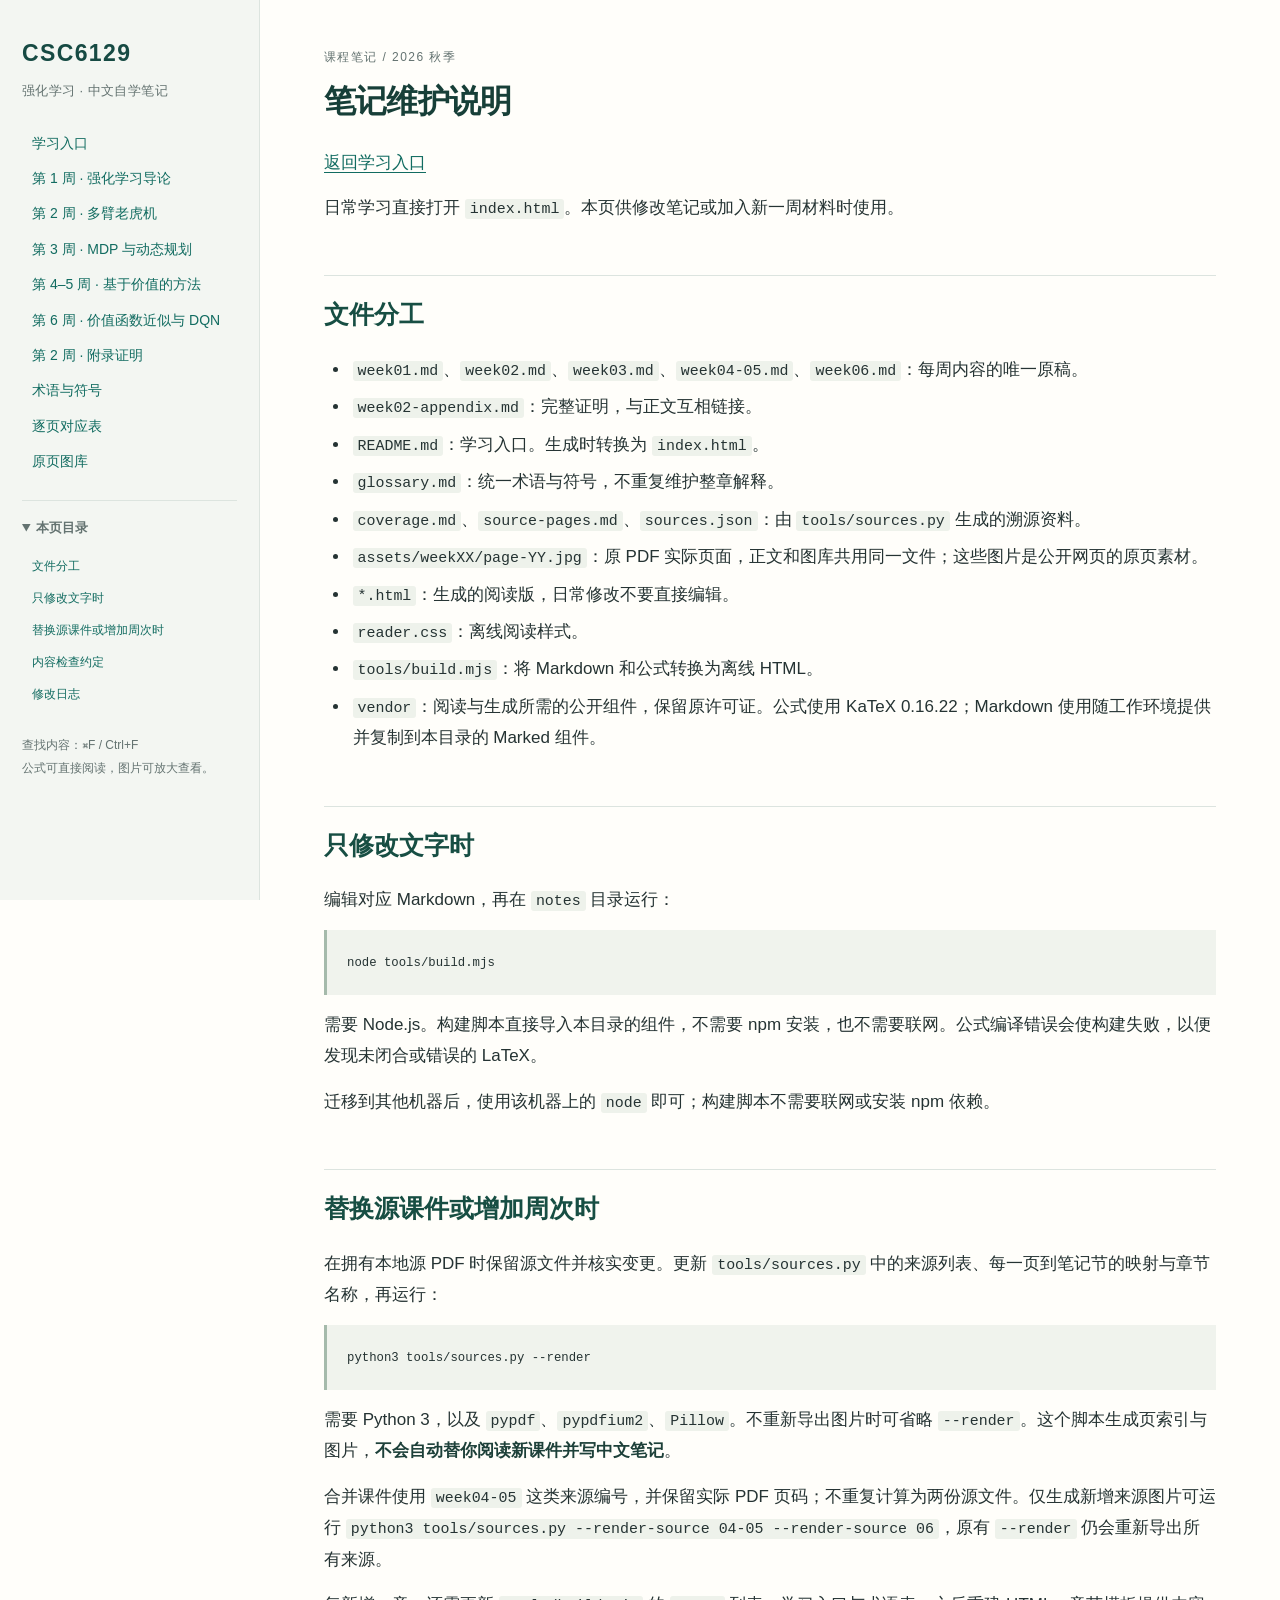
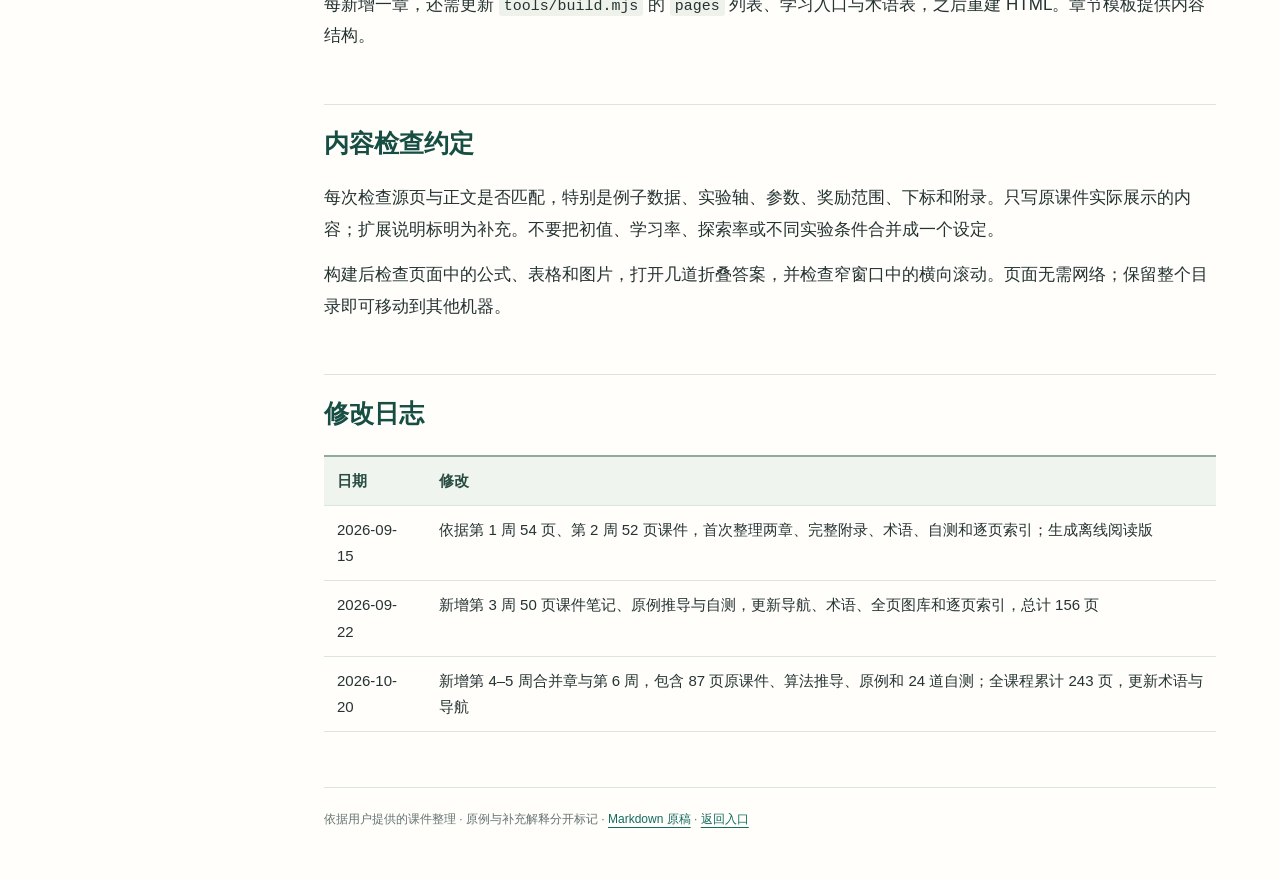
<file: notes/MAINTENANCE.html>
<!doctype html>
<html lang="zh-CN"><head><meta charset="utf-8"><meta name="viewport" content="width=device-width, initial-scale=1">
<meta name="description" content="CSC6129 强化学习中文自学笔记，保留原例、公式与推导。">
<title>维护说明 · 强化学习自学笔记</title>
<link rel="stylesheet" href="vendor/katex/dist/katex.min.css"><link rel="stylesheet" href="reader.css">
</head><body>
<a class="skip" href="#content">跳到正文</a>
<aside class="sidebar"><div class="brand">CSC6129<span>强化学习 · 中文自学笔记</span></div>
<nav aria-label="章节导航"><a  href="index.html">学习入口</a>
<a  href="week01.html">第 1 周 · 强化学习导论</a>
<a  href="week02.html">第 2 周 · 多臂老虎机</a>
<a  href="week03.html">第 3 周 · MDP 与动态规划</a>
<a  href="week04-05.html">第 4–5 周 · 基于价值的方法</a>
<a  href="week06.html">第 6 周 · 价值函数近似与 DQN</a>
<a  href="week02-appendix.html">第 2 周 · 附录证明</a>
<a  href="glossary.html">术语与符号</a>
<a  href="coverage.html">逐页对应表</a>
<a  href="source-pages.html">原页图库</a></nav>
<details class="page-toc" open><summary>本页目录</summary><nav aria-label="本页目录"><a href="#heading-1">文件分工</a>
<a href="#heading-2">只修改文字时</a>
<a href="#heading-3">替换源课件或增加周次时</a>
<a href="#heading-4">内容检查约定</a>
<a href="#heading-5">修改日志</a></nav></details>
<p class="reader-tip">查找内容：⌘F / Ctrl+F<br>公式可直接阅读，图片可放大查看。</p></aside>
<main id="content"><div class="eyebrow">课程笔记 / 2026 秋季</div><article><h1>笔记维护说明</h1>
<p><a href="index.html">返回学习入口</a></p>
<p>日常学习直接打开 <code>index.html</code>。本页供修改笔记或加入新一周材料时使用。</p>
<h2 id="heading-1">文件分工</h2>
<ul>
<li><code>week01.md</code>、<code>week02.md</code>、<code>week03.md</code>、<code>week04-05.md</code>、<code>week06.md</code>：每周内容的唯一原稿。</li>
<li><code>week02-appendix.md</code>：完整证明，与正文互相链接。</li>
<li><code>README.md</code>：学习入口。生成时转换为 <code>index.html</code>。</li>
<li><code>glossary.md</code>：统一术语与符号，不重复维护整章解释。</li>
<li><code>coverage.md</code>、<code>source-pages.md</code>、<code>sources.json</code>：由 <code>tools/sources.py</code> 生成的溯源资料。</li>
<li><code>assets/weekXX/page-YY.jpg</code>：原 PDF 实际页面，正文和图库共用同一文件；这些图片是公开网页的原页素材。</li>
<li><code>*.html</code>：生成的阅读版，日常修改不要直接编辑。</li>
<li><code>reader.css</code>：离线阅读样式。</li>
<li><code>tools/build.mjs</code>：将 Markdown 和公式转换为离线 HTML。</li>
<li><code>vendor</code>：阅读与生成所需的公开组件，保留原许可证。公式使用 KaTeX 0.16.22；Markdown 使用随工作环境提供并复制到本目录的 Marked 组件。</li>
</ul>
<h2 id="heading-2">只修改文字时</h2>
<p>编辑对应 Markdown，再在 <code>notes</code> 目录运行：</p>
<pre><code class="language-sh">node tools/build.mjs
</code></pre>
<p>需要 Node.js。构建脚本直接导入本目录的组件，不需要 npm 安装，也不需要联网。公式编译错误会使构建失败，以便发现未闭合或错误的 LaTeX。</p>
<p>迁移到其他机器后，使用该机器上的 <code>node</code> 即可；构建脚本不需要联网或安装 npm 依赖。</p>
<h2 id="heading-3">替换源课件或增加周次时</h2>
<p>在拥有本地源 PDF 时保留源文件并核实变更。更新 <code>tools/sources.py</code> 中的来源列表、每一页到笔记节的映射与章节名称，再运行：</p>
<pre><code class="language-sh">python3 tools/sources.py --render
</code></pre>
<p>需要 Python 3，以及 <code>pypdf</code>、<code>pypdfium2</code>、<code>Pillow</code>。不重新导出图片时可省略 <code>--render</code>。这个脚本生成页索引与图片，<strong>不会自动替你阅读新课件并写中文笔记</strong>。</p>
<p>合并课件使用 <code>week04-05</code> 这类来源编号，并保留实际 PDF 页码；不重复计算为两份源文件。仅生成新增来源图片可运行 <code>python3 tools/sources.py --render-source 04-05 --render-source 06</code>，原有 <code>--render</code> 仍会重新导出所有来源。</p>
<p>每新增一章，还需更新 <code>tools/build.mjs</code> 的 <code>pages</code> 列表、学习入口与术语表，之后重建 HTML。章节模板提供内容结构。</p>
<h2 id="heading-4">内容检查约定</h2>
<p>每次检查源页与正文是否匹配，特别是例子数据、实验轴、参数、奖励范围、下标和附录。只写原课件实际展示的内容；扩展说明标明为补充。不要把初值、学习率、探索率或不同实验条件合并成一个设定。</p>
<p>构建后检查页面中的公式、表格和图片，打开几道折叠答案，并检查窄窗口中的横向滚动。页面无需网络；保留整个目录即可移动到其他机器。</p>
<h2 id="heading-5">修改日志</h2>
<div class="table-scroll"><table>
<thead>
<tr>
<th>日期</th>
<th>修改</th>
</tr>
</thead>
<tbody><tr>
<td>2026-09-15</td>
<td>依据第 1 周 54 页、第 2 周 52 页课件，首次整理两章、完整附录、术语、自测和逐页索引；生成离线阅读版</td>
</tr>
<tr>
<td>2026-09-22</td>
<td>新增第 3 周 50 页课件笔记、原例推导与自测，更新导航、术语、全页图库和逐页索引，总计 156 页</td>
</tr>
<tr>
<td>2026-10-20</td>
<td>新增第 4–5 周合并章与第 6 周，包含 87 页原课件、算法推导、原例和 24 道自测；全课程累计 243 页，更新术语与导航</td>
</tr>
</tbody></table></div>
</article>
<footer>依据用户提供的课件整理 · 原例与补充解释分开标记 · <a href="MAINTENANCE.md">Markdown 原稿</a> · <a href="index.html">返回入口</a></footer></main>
</body></html>
</file>
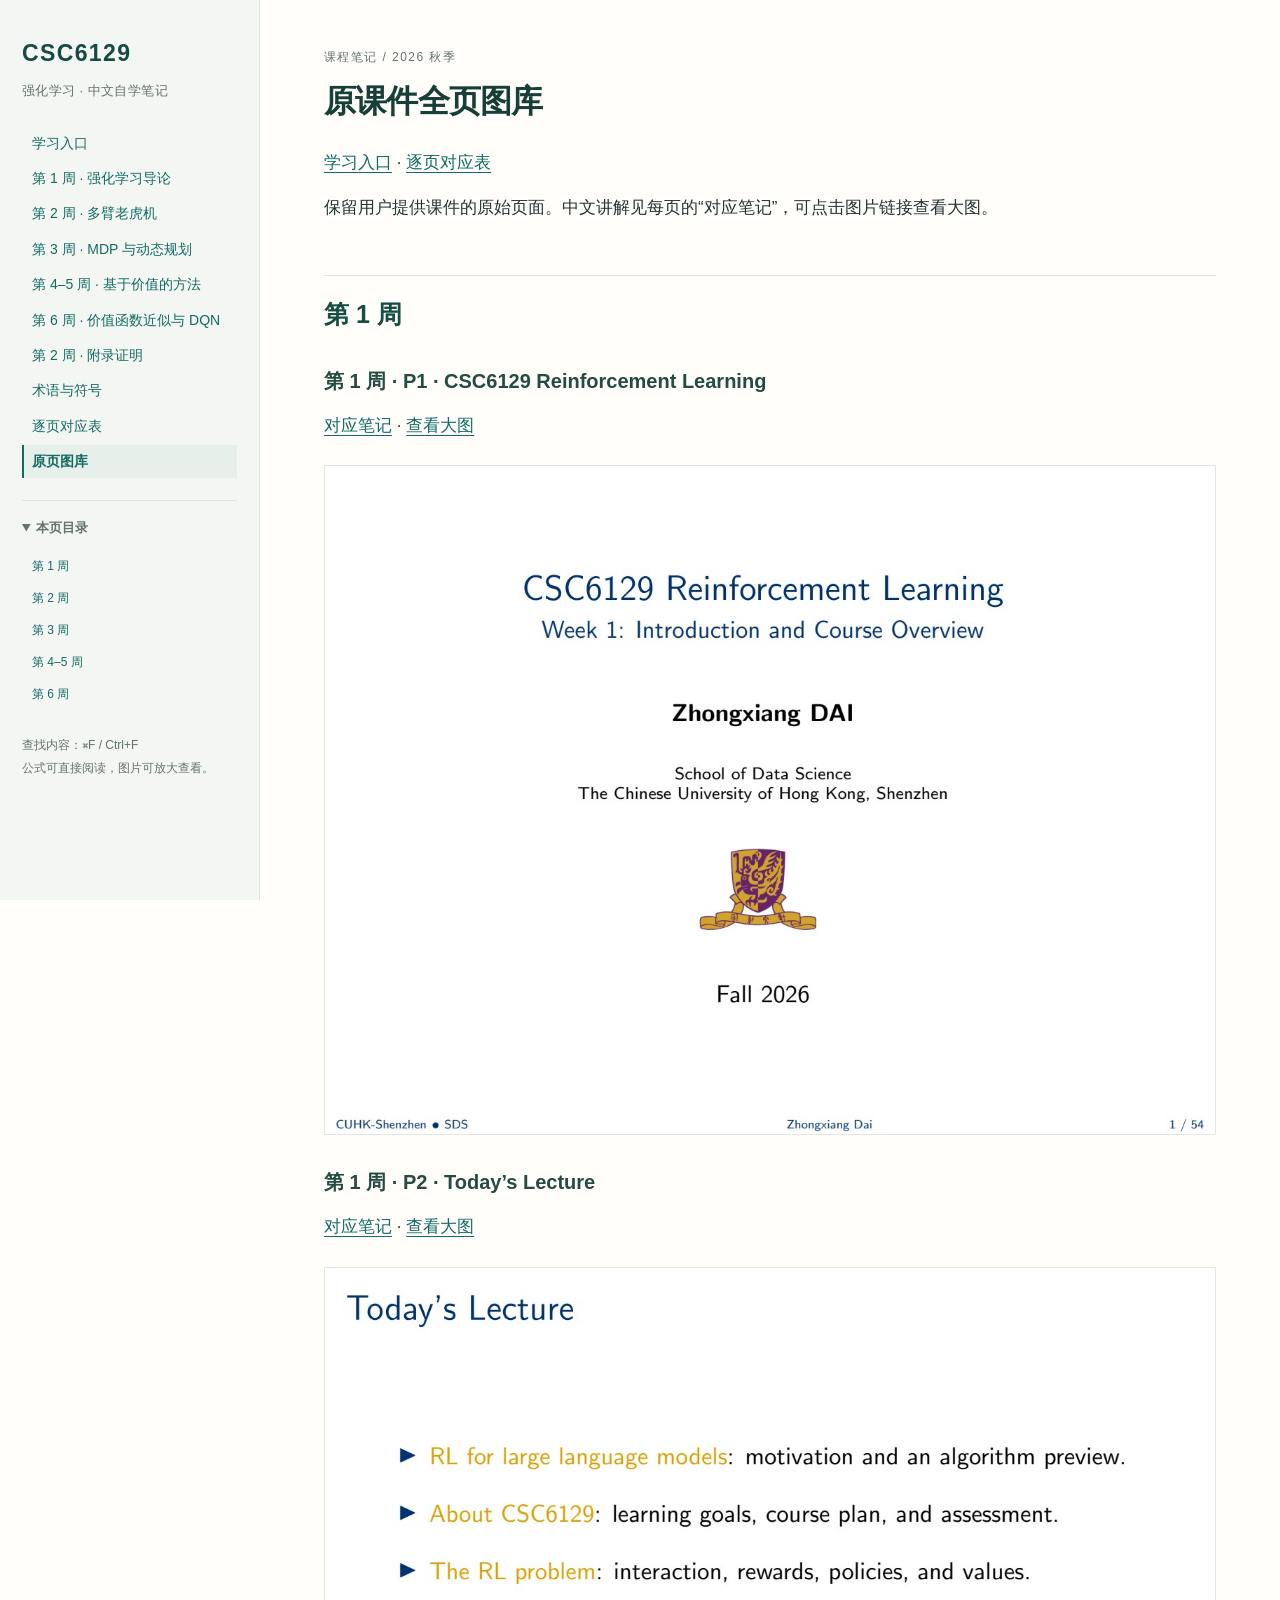
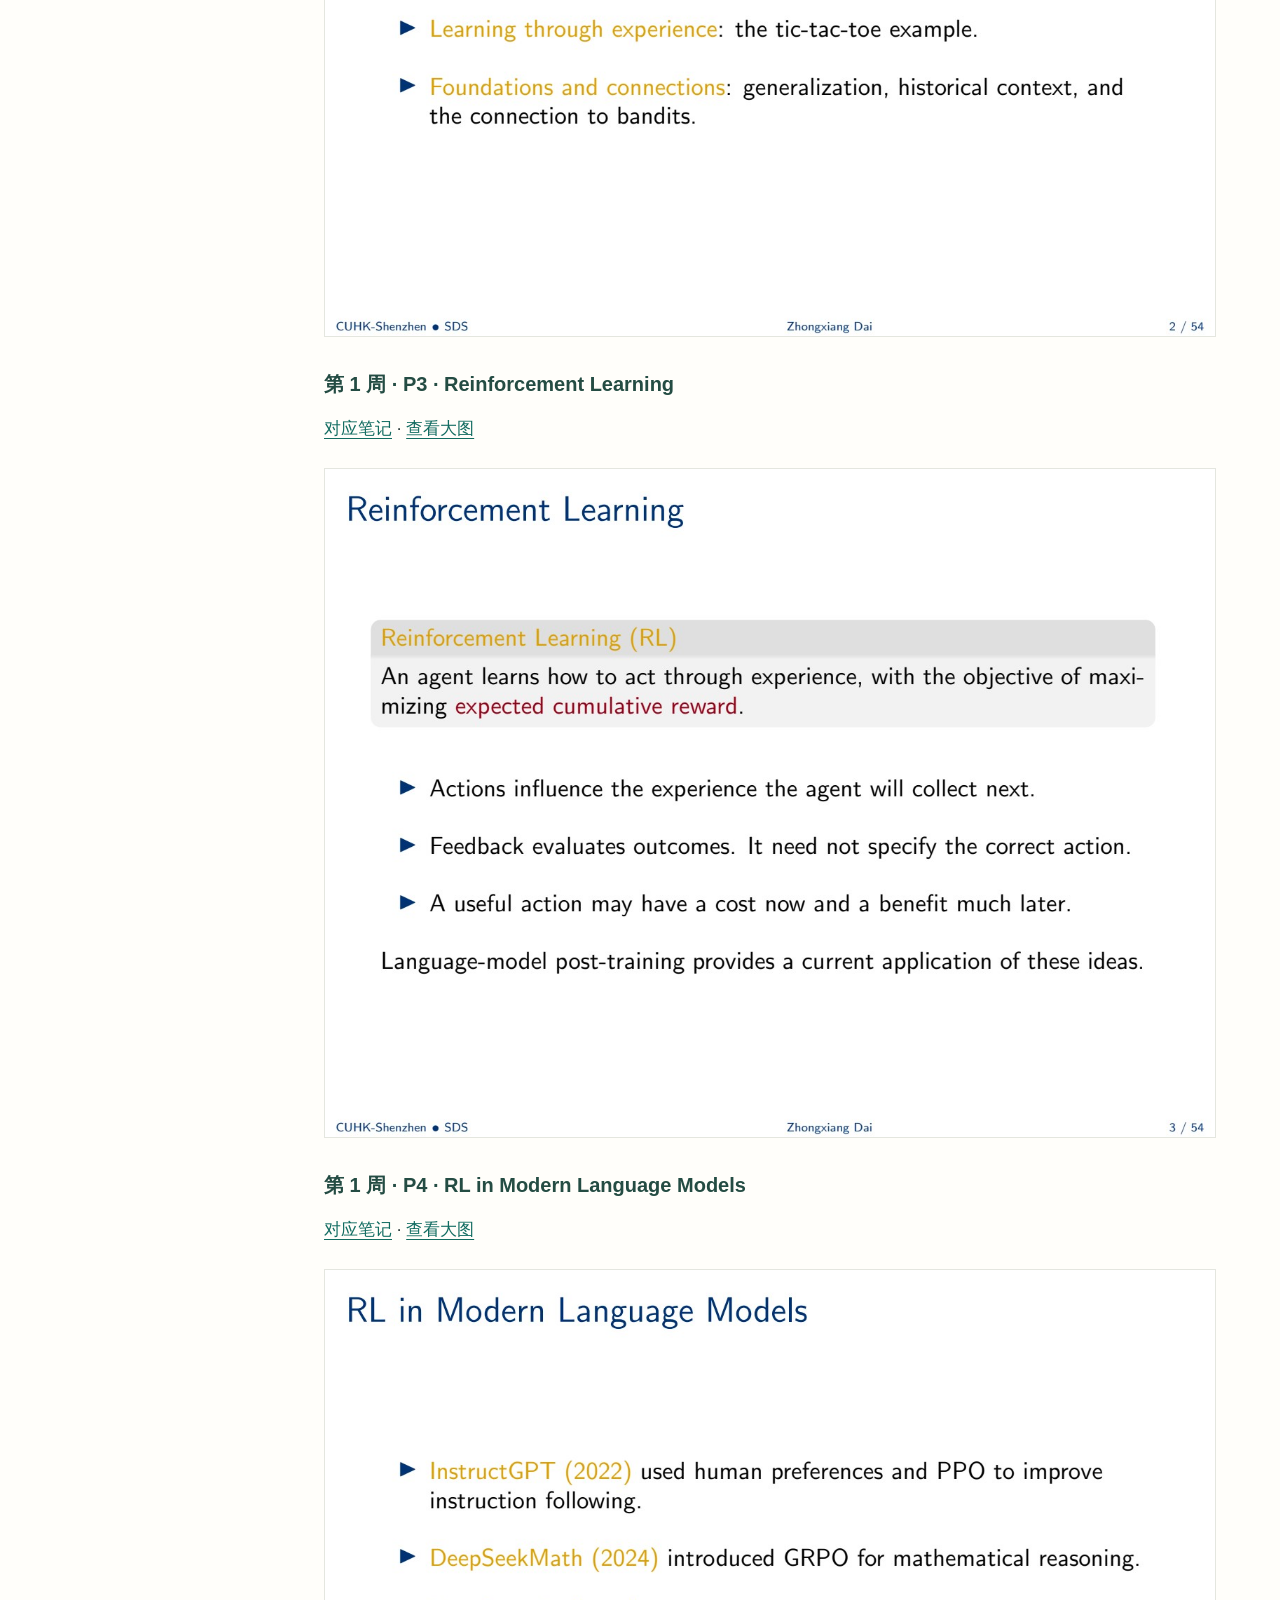
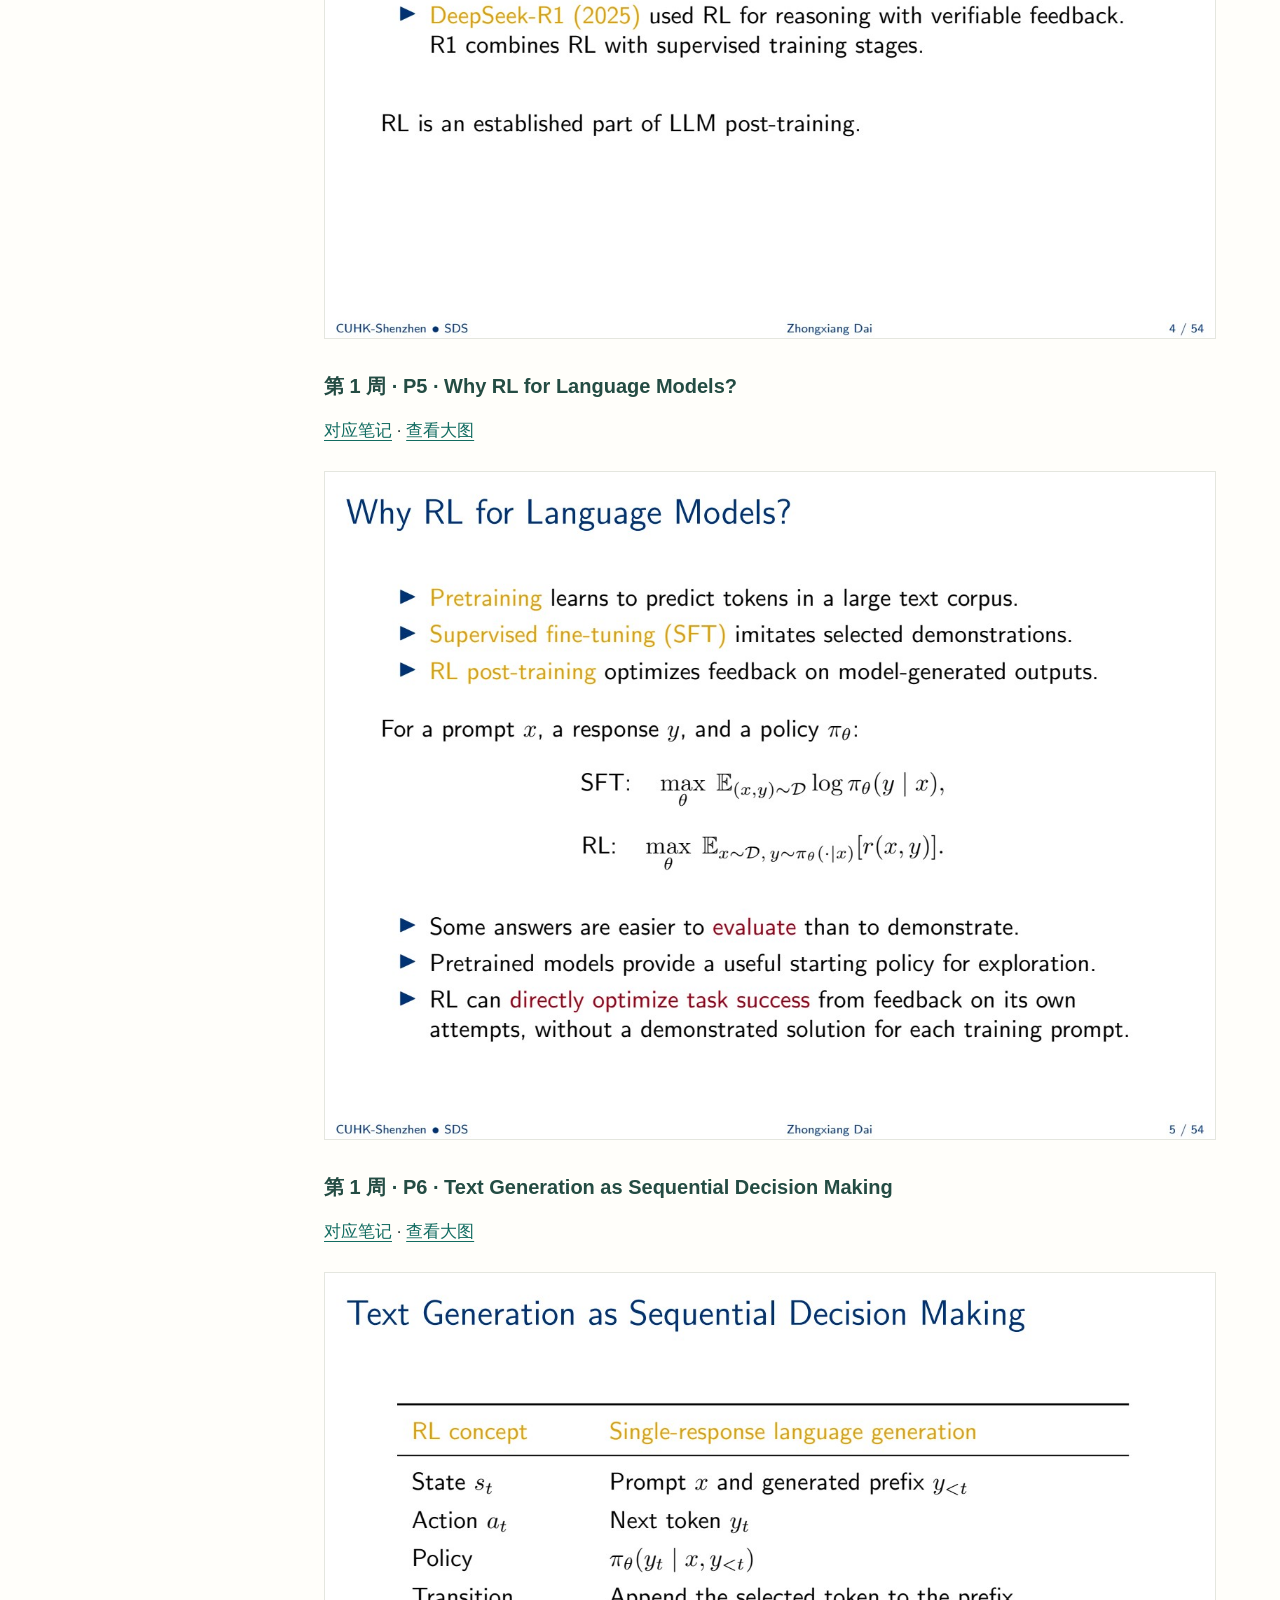
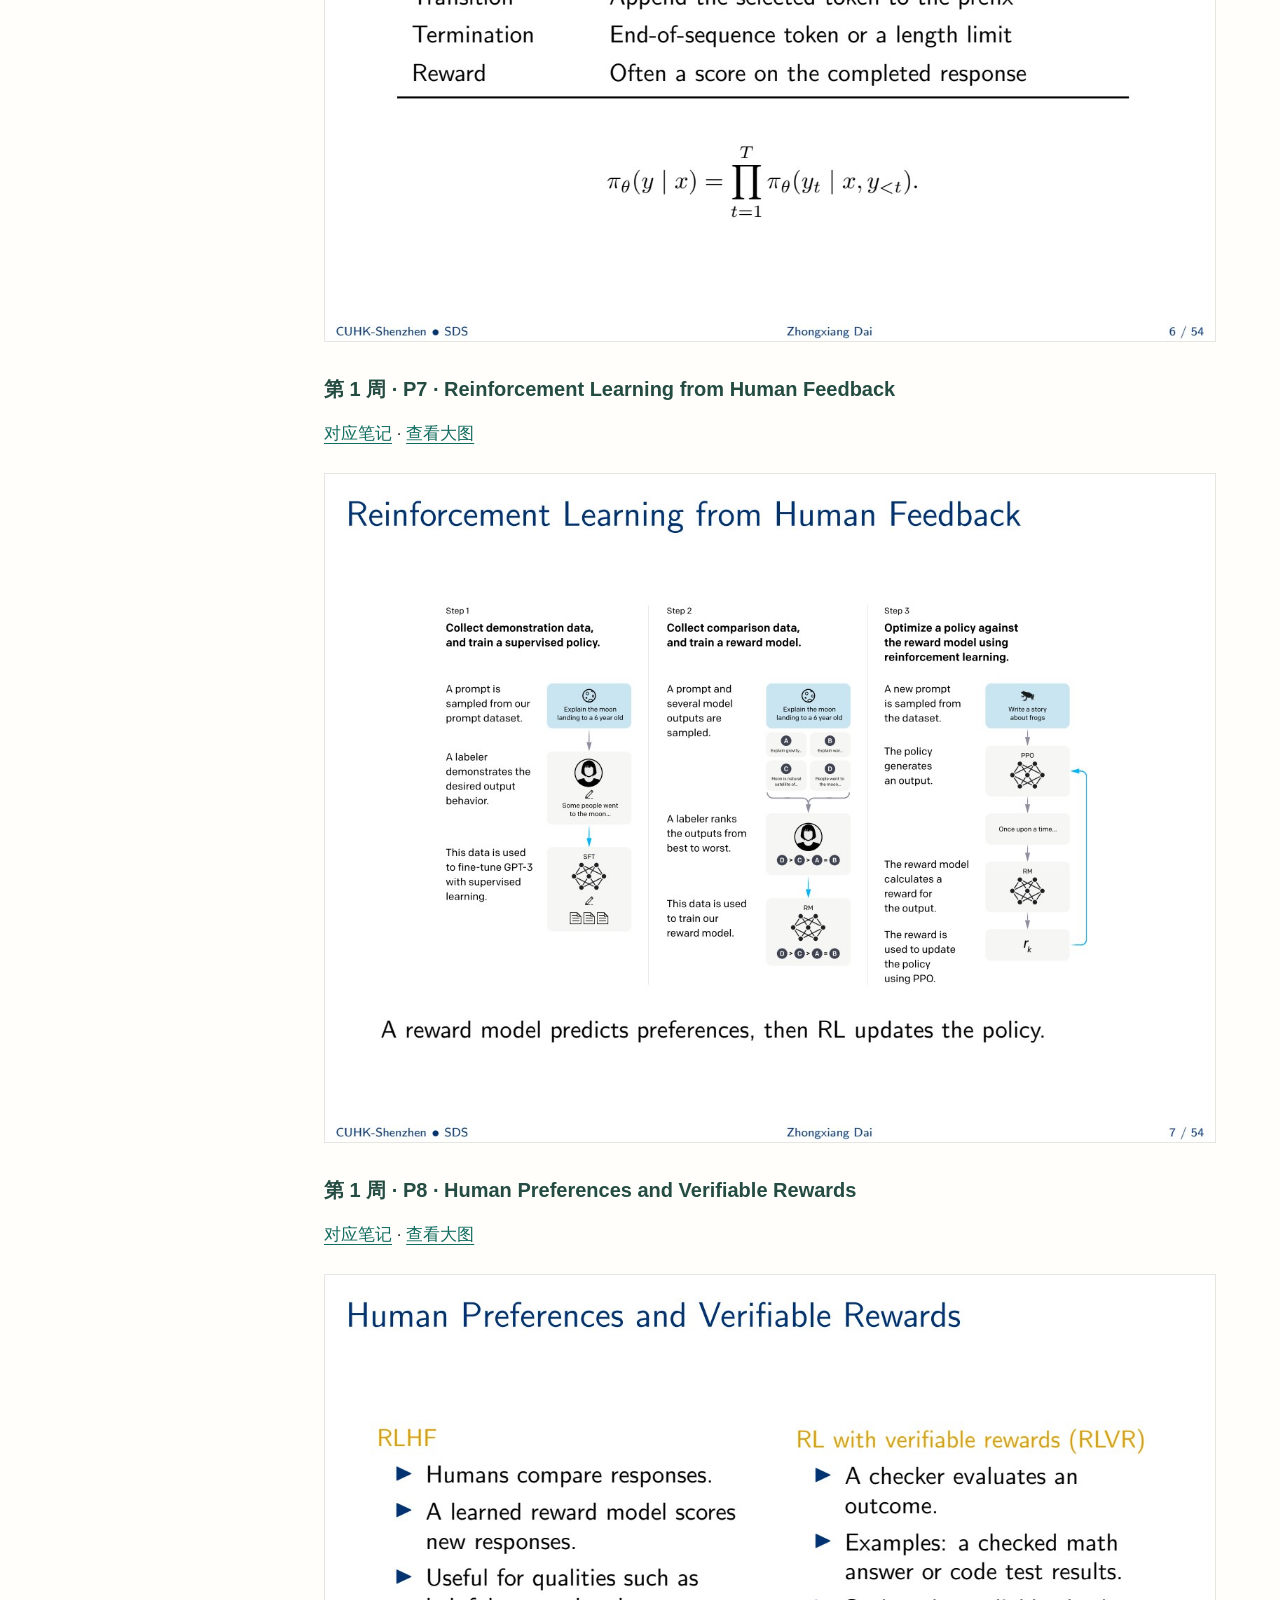
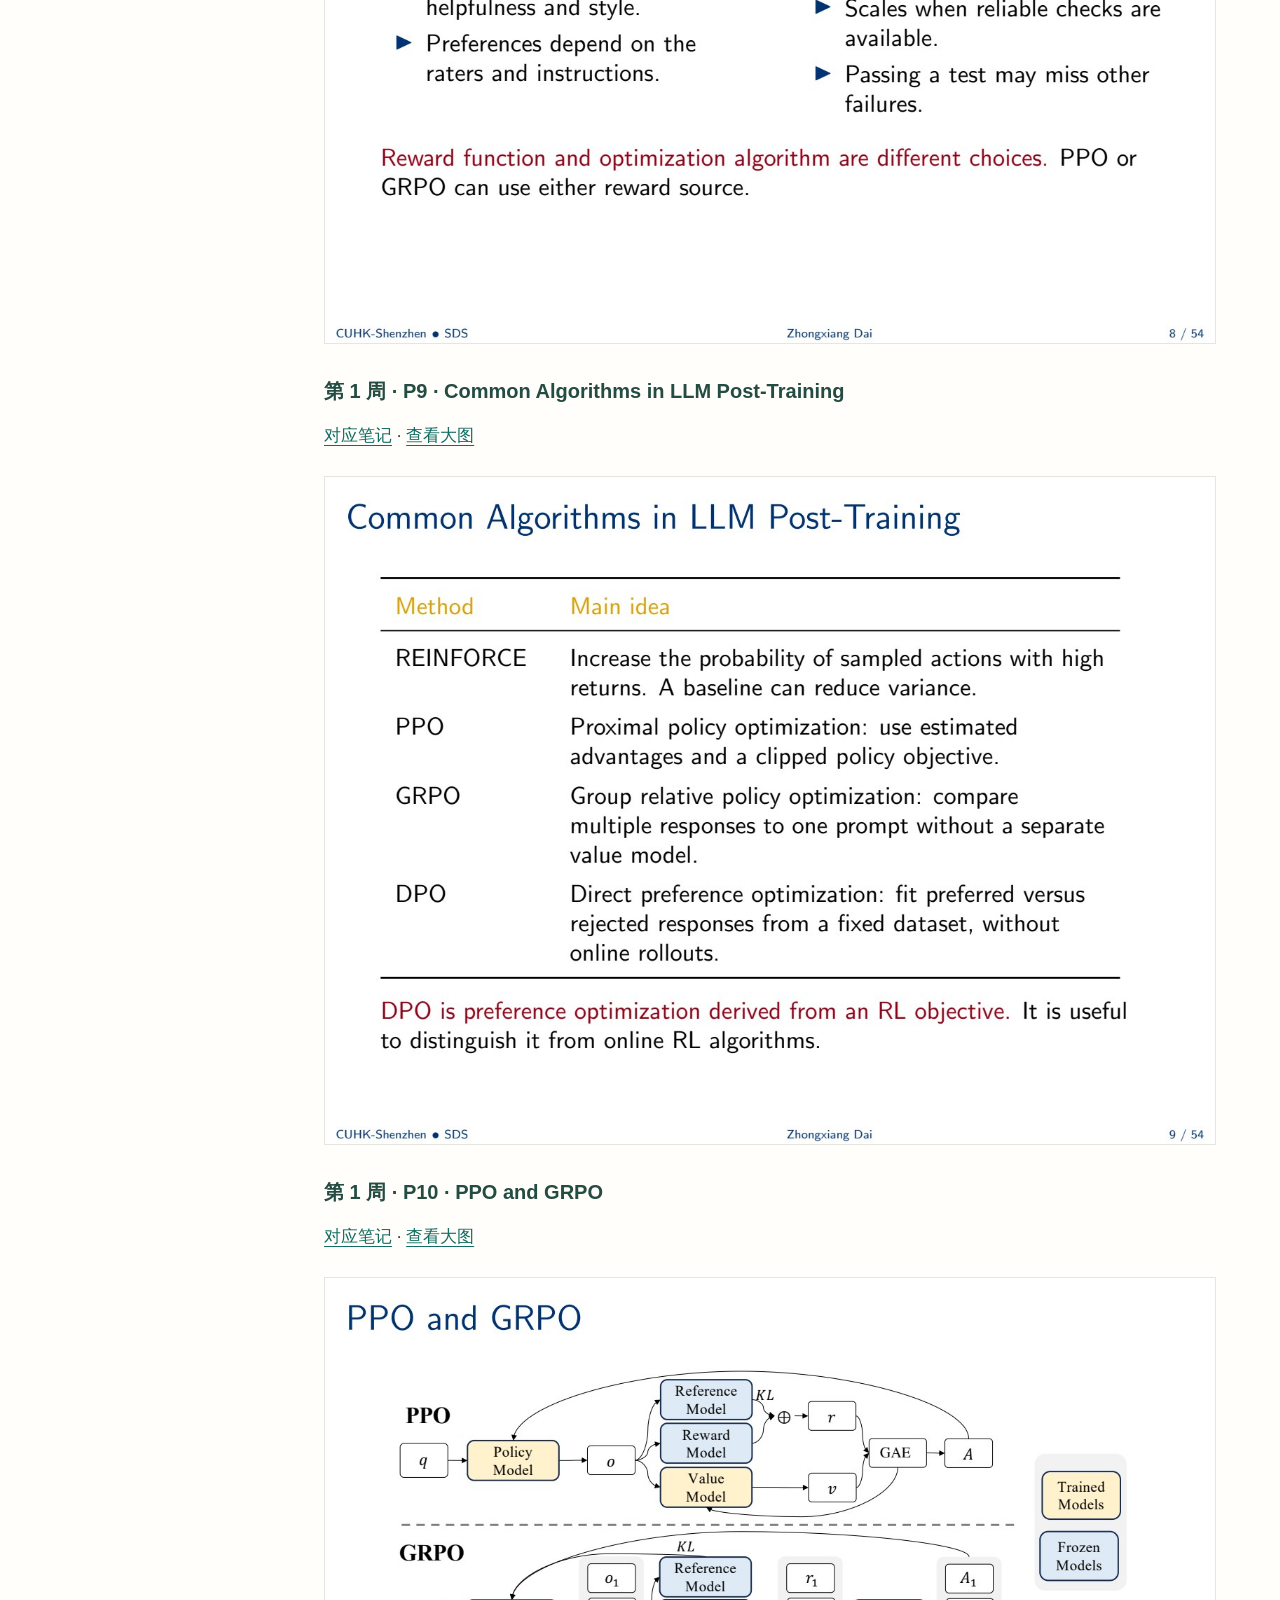
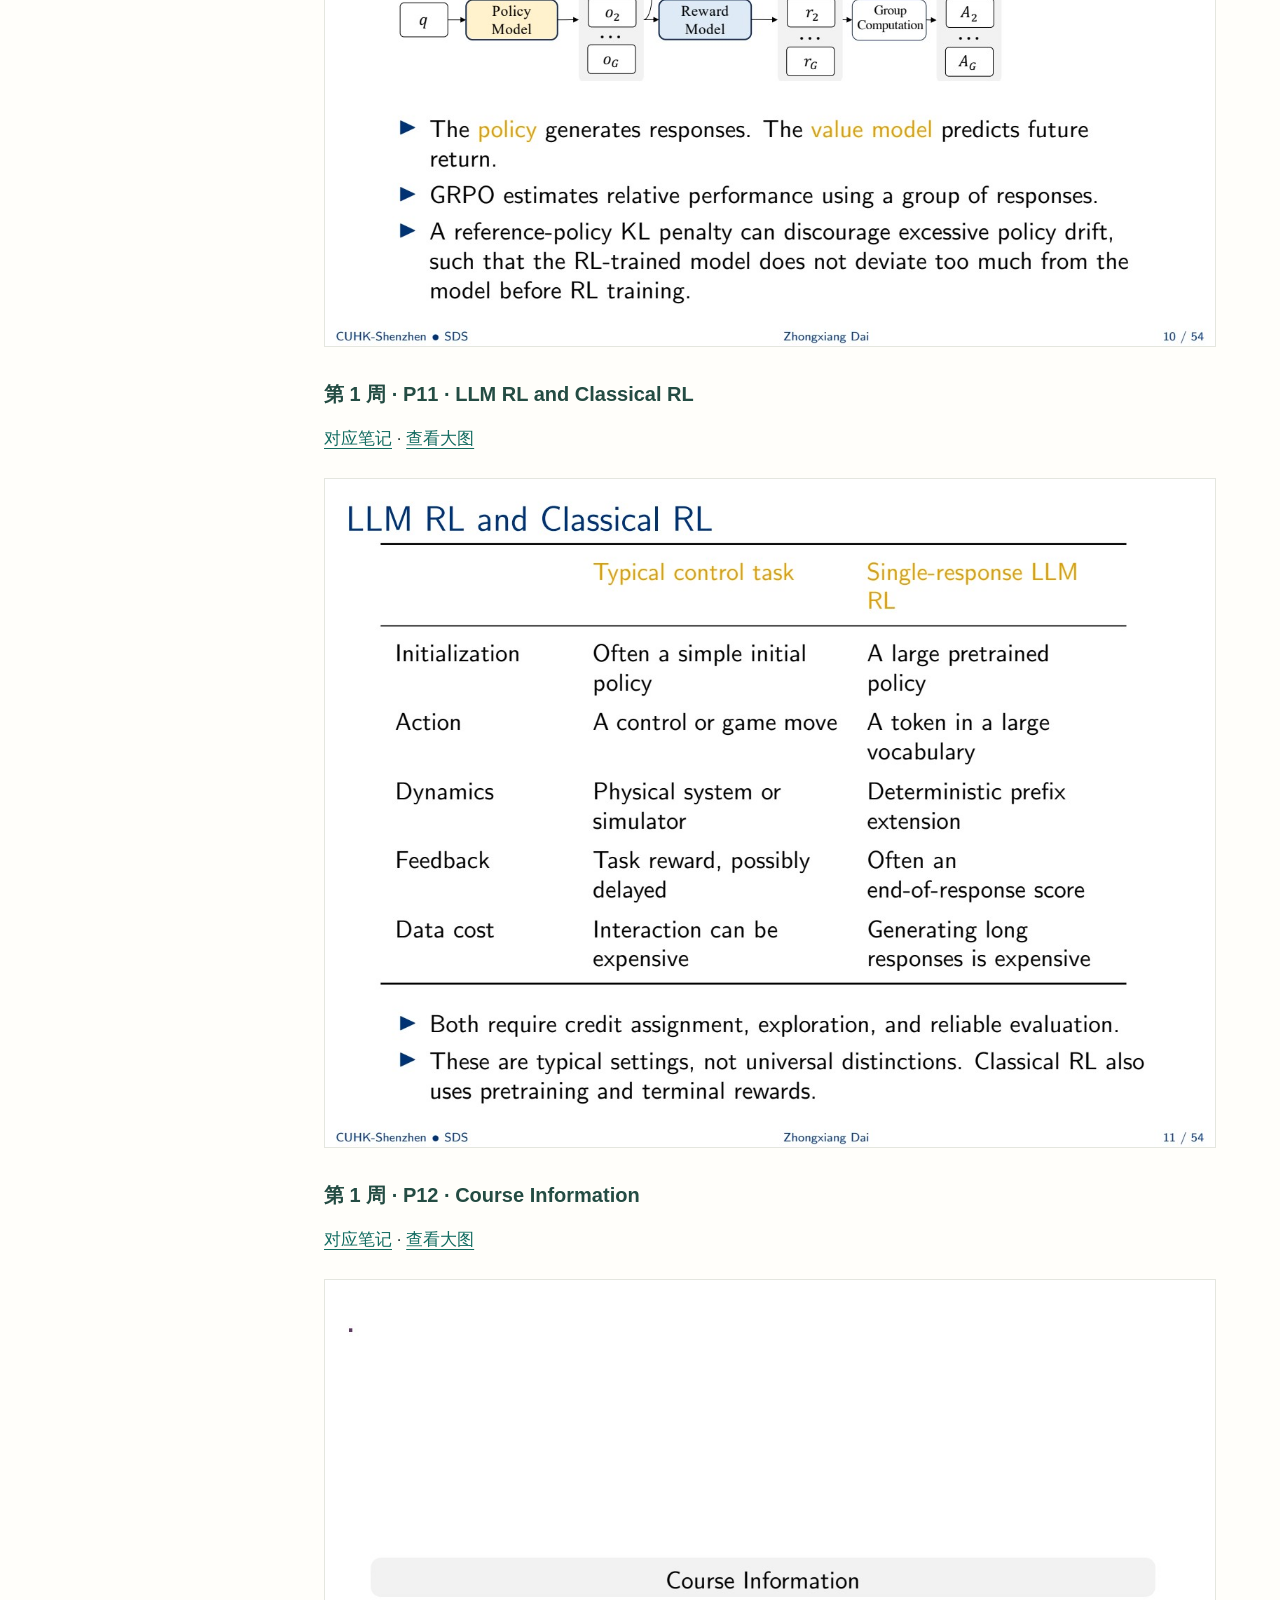
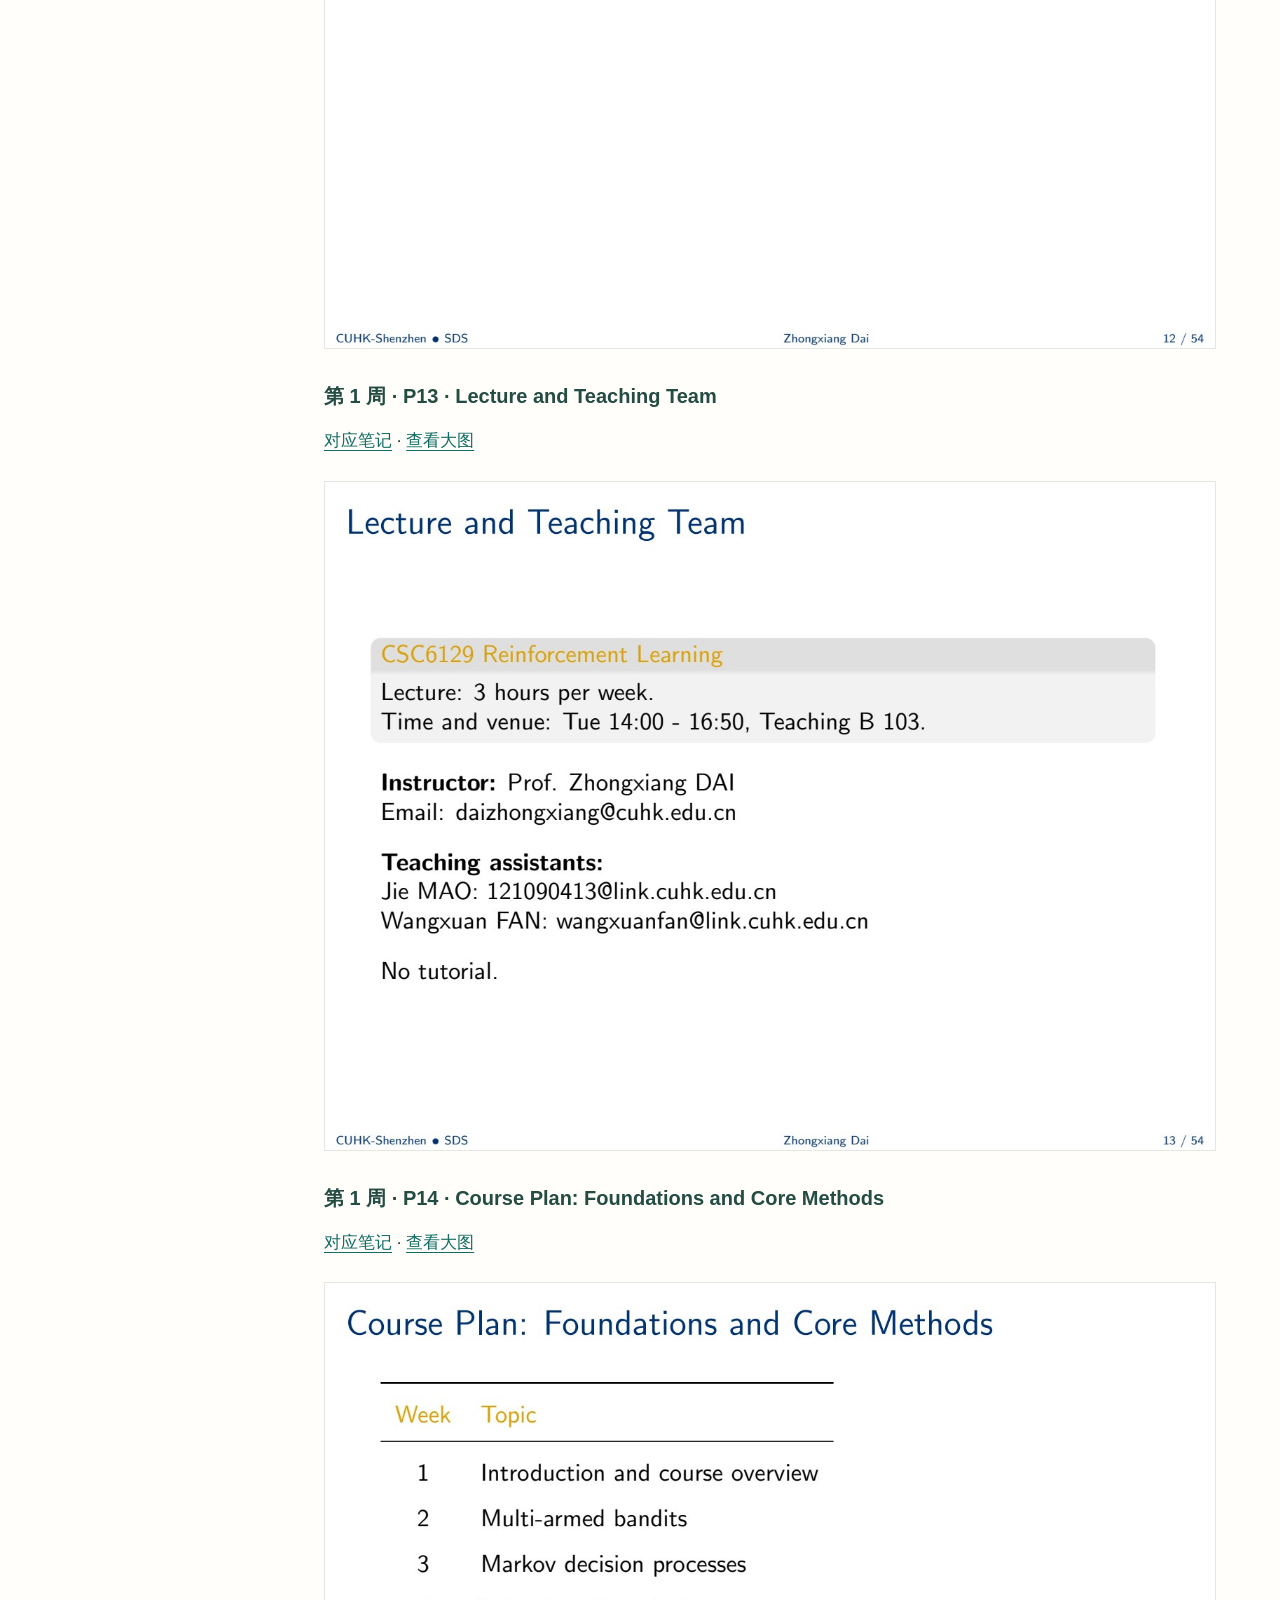
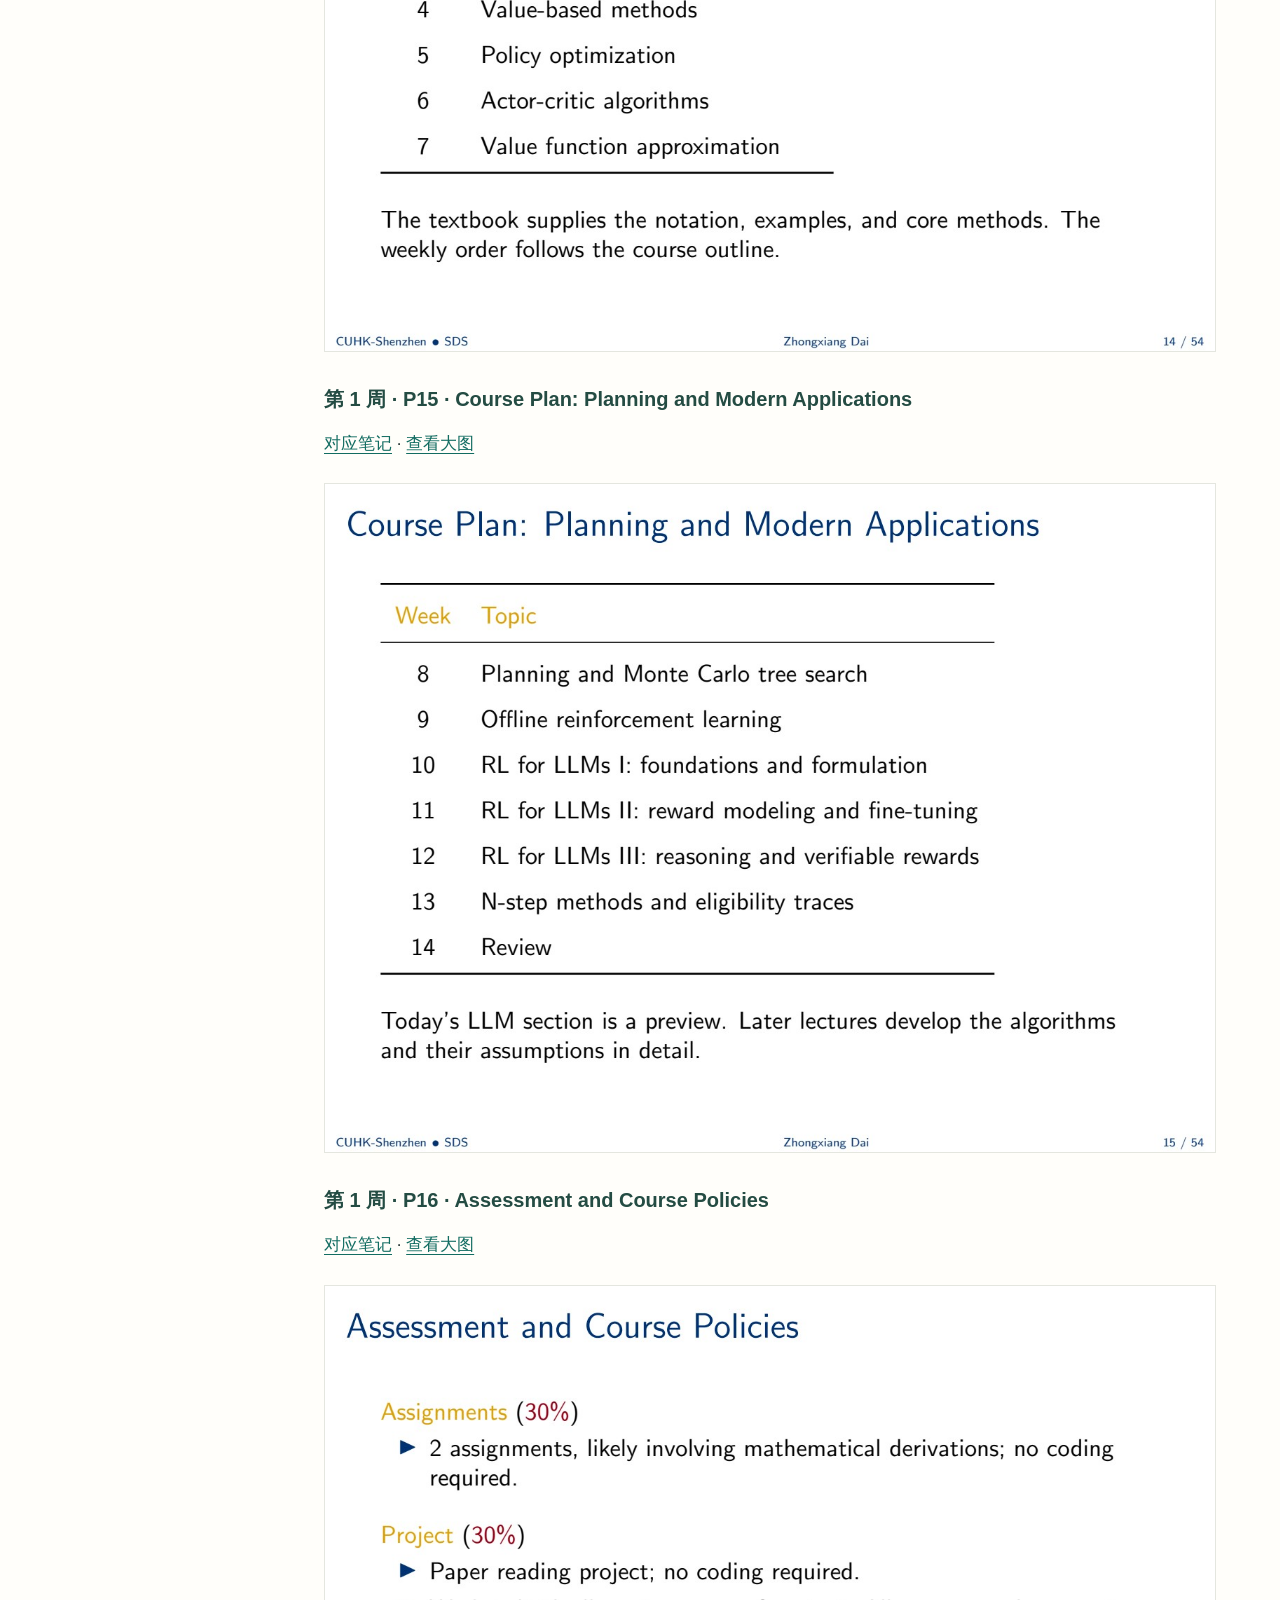
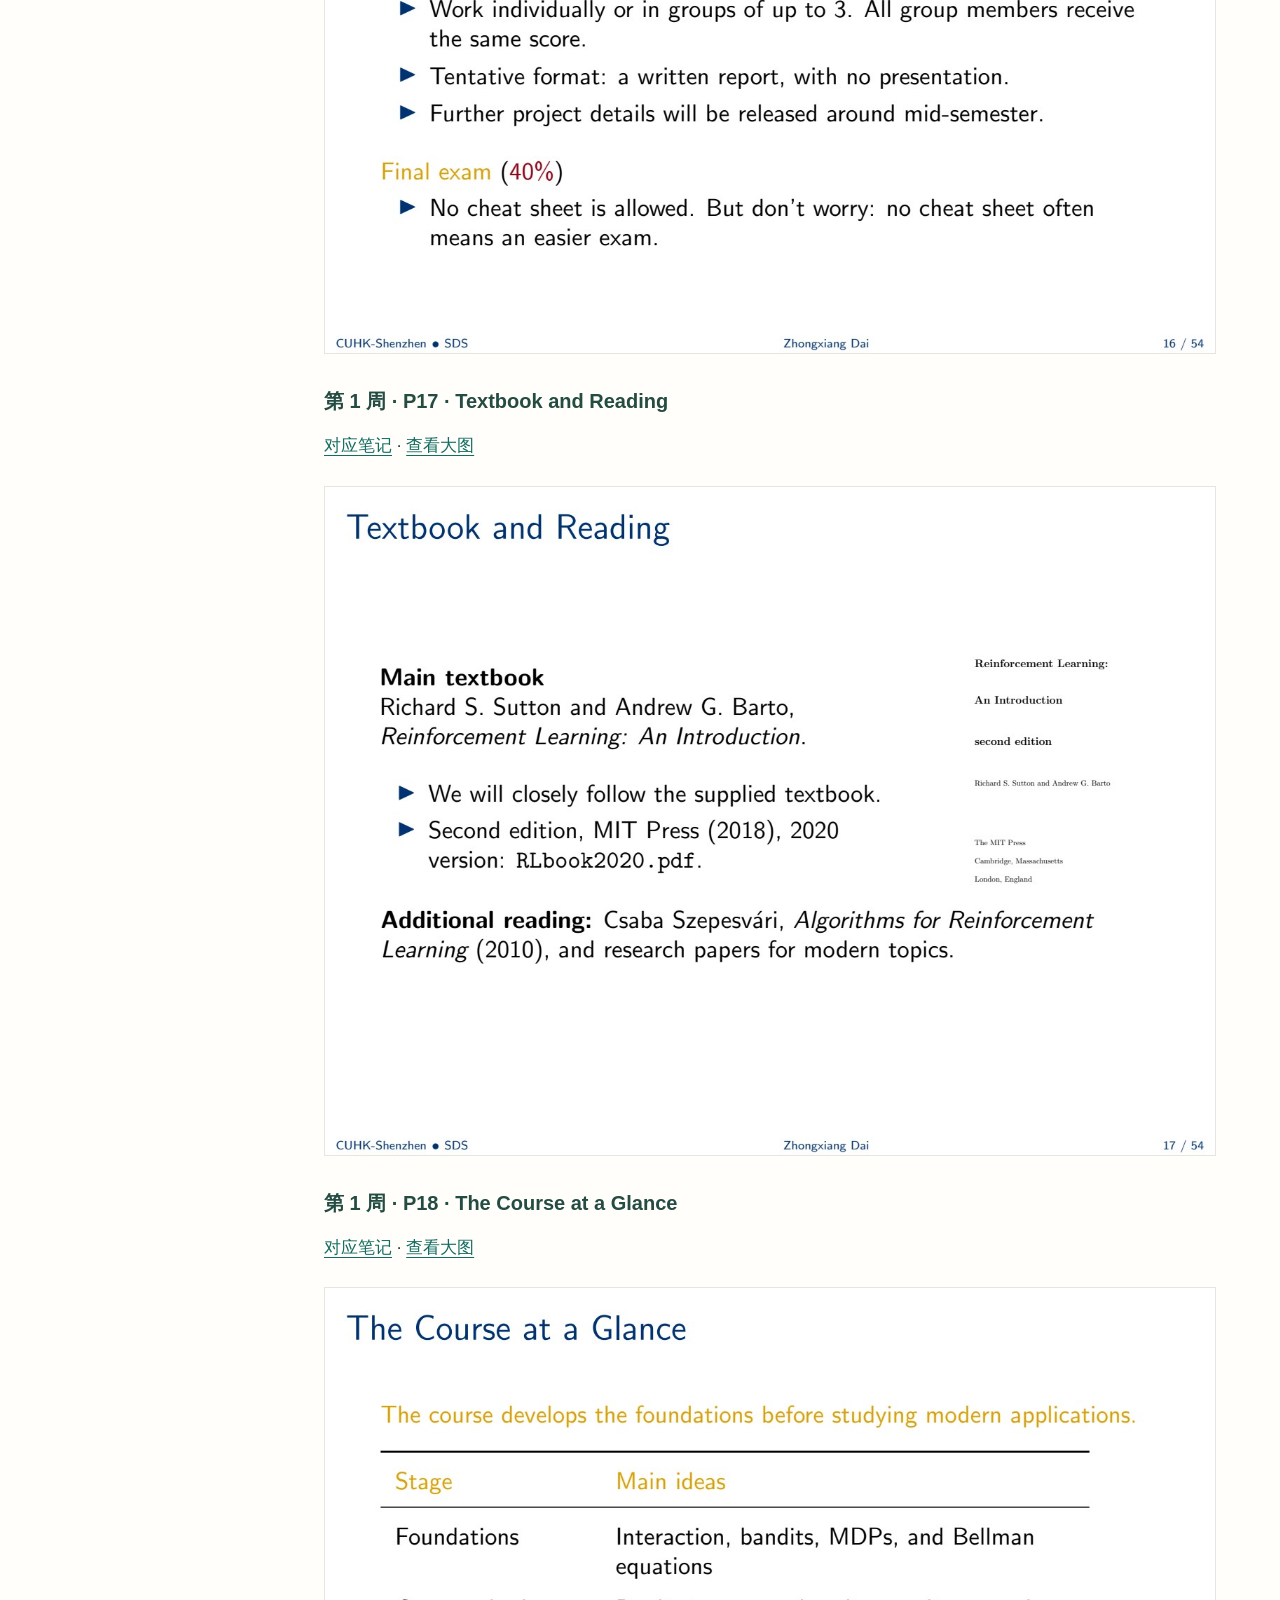
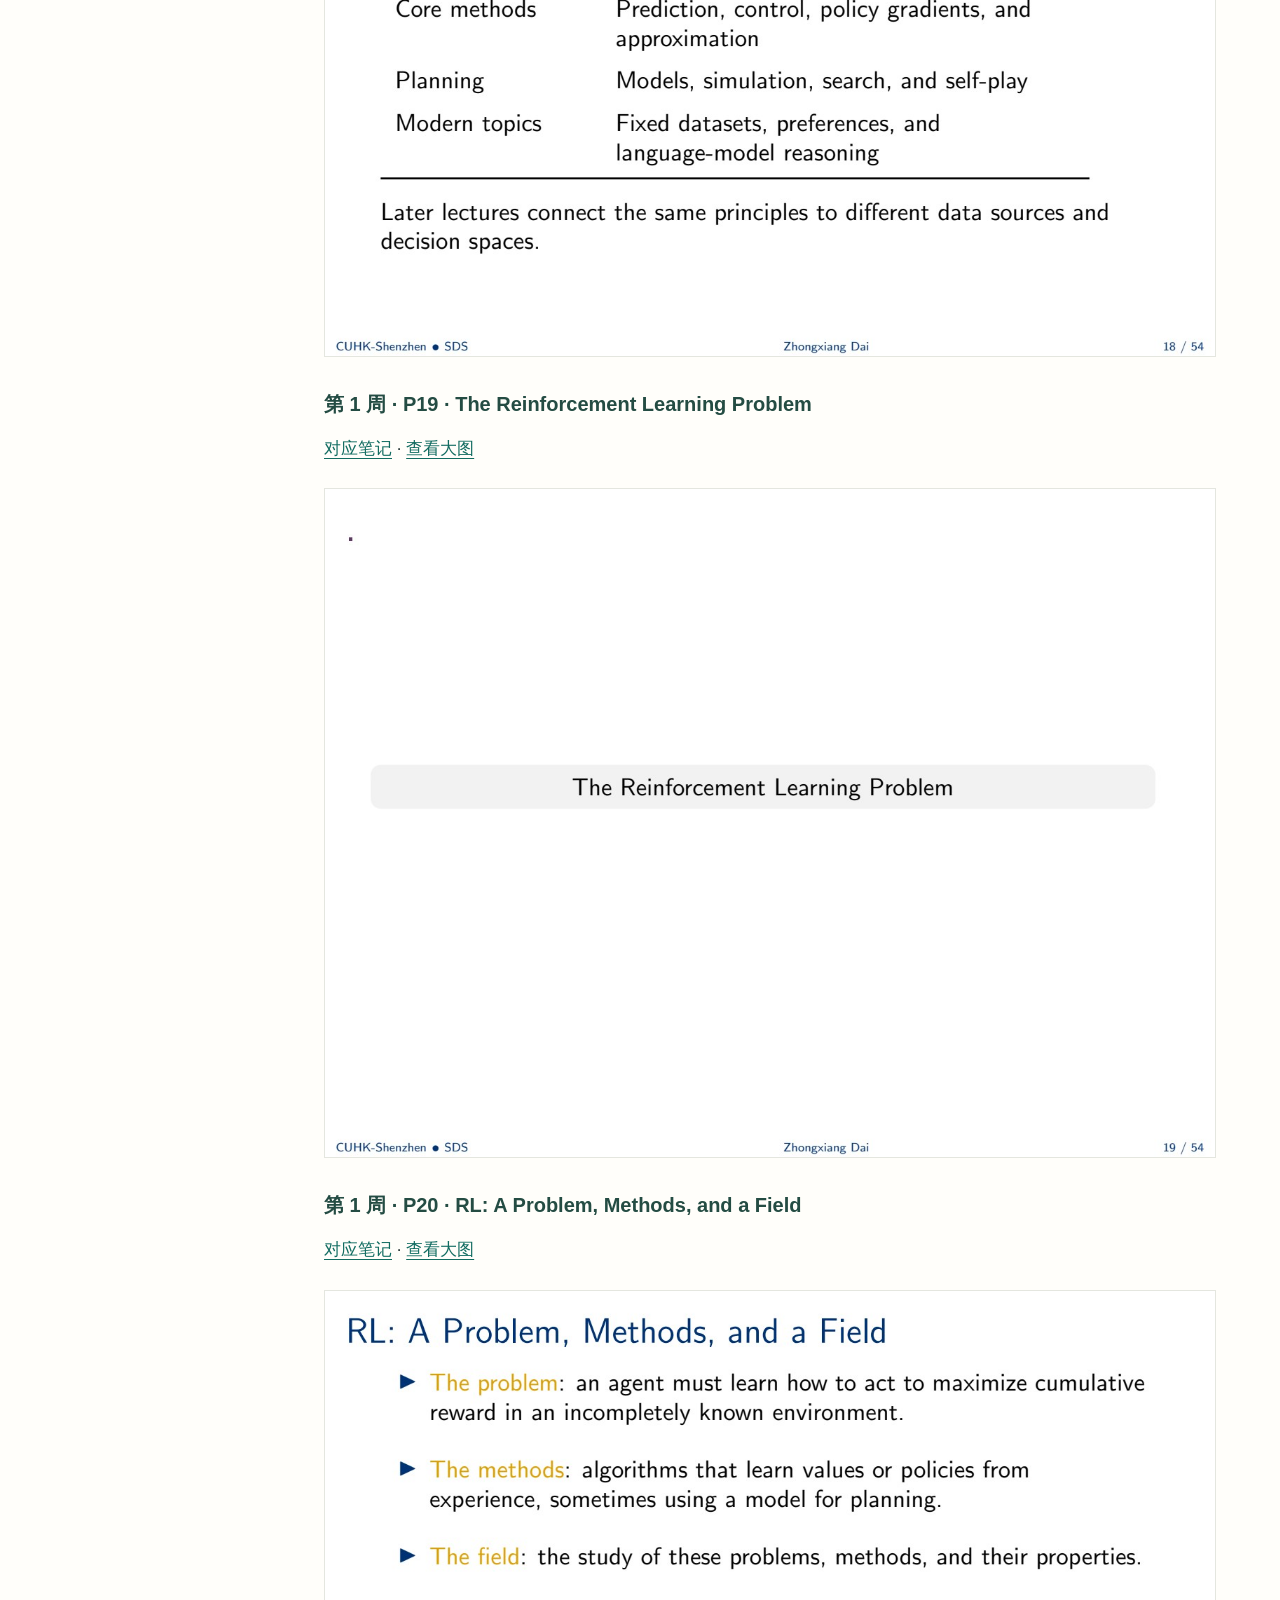
<file: notes/source-pages.html>
<!doctype html>
<html lang="zh-CN"><head><meta charset="utf-8"><meta name="viewport" content="width=device-width, initial-scale=1">
<meta name="description" content="CSC6129 强化学习中文自学笔记，保留原例、公式与推导。">
<title>原页图库 · 强化学习自学笔记</title>
<link rel="stylesheet" href="vendor/katex/dist/katex.min.css"><link rel="stylesheet" href="reader.css">
</head><body>
<a class="skip" href="#content">跳到正文</a>
<aside class="sidebar"><div class="brand">CSC6129<span>强化学习 · 中文自学笔记</span></div>
<nav aria-label="章节导航"><a  href="index.html">学习入口</a>
<a  href="week01.html">第 1 周 · 强化学习导论</a>
<a  href="week02.html">第 2 周 · 多臂老虎机</a>
<a  href="week03.html">第 3 周 · MDP 与动态规划</a>
<a  href="week04-05.html">第 4–5 周 · 基于价值的方法</a>
<a  href="week06.html">第 6 周 · 价值函数近似与 DQN</a>
<a  href="week02-appendix.html">第 2 周 · 附录证明</a>
<a  href="glossary.html">术语与符号</a>
<a  href="coverage.html">逐页对应表</a>
<a aria-current="page" href="source-pages.html">原页图库</a></nav>
<details class="page-toc" open><summary>本页目录</summary><nav aria-label="本页目录"><a href="#heading-1">第 1 周</a>
<a href="#heading-56">第 2 周</a>
<a href="#heading-109">第 3 周</a>
<a href="#heading-160">第 4–5 周</a>
<a href="#heading-206">第 6 周</a></nav></details>
<p class="reader-tip">查找内容：⌘F / Ctrl+F<br>公式可直接阅读，图片可放大查看。</p></aside>
<main id="content"><div class="eyebrow">课程笔记 / 2026 秋季</div><article><h1>原课件全页图库</h1>
<p><a href="index.html">学习入口</a> · <a href="coverage.html">逐页对应表</a></p>
<p>保留用户提供课件的原始页面。中文讲解见每页的“对应笔记”，可点击图片链接查看大图。</p>
<h2 id="heading-1">第 1 周</h2>
<p><a id="w1-p1"></a></p>
<h3 id="heading-2">第 1 周 · P1 · CSC6129 Reinforcement Learning</h3>
<p><a href="week01.html#w1-8">对应笔记</a> · <a href="assets/week01/page-01.jpg">查看大图</a></p>
<p><a class="figure-link" href="assets/week01/page-01.jpg" target="_blank" rel="noopener" title="打开原课件大图"><img loading="lazy" decoding="async" src="assets/week01/page-01.jpg" alt="第 1 周原课件 P1：CSC6129 Reinforcement Learning"></a></p>
<p><a id="w1-p2"></a></p>
<h3 id="heading-3">第 1 周 · P2 · Today’s Lecture</h3>
<p><a href="week01.html#w1-8">对应笔记</a> · <a href="assets/week01/page-02.jpg">查看大图</a></p>
<p><a class="figure-link" href="assets/week01/page-02.jpg" target="_blank" rel="noopener" title="打开原课件大图"><img loading="lazy" decoding="async" src="assets/week01/page-02.jpg" alt="第 1 周原课件 P2：Today’s Lecture"></a></p>
<p><a id="w1-p3"></a></p>
<h3 id="heading-4">第 1 周 · P3 · Reinforcement Learning</h3>
<p><a href="week01.html#w1-1">对应笔记</a> · <a href="assets/week01/page-03.jpg">查看大图</a></p>
<p><a class="figure-link" href="assets/week01/page-03.jpg" target="_blank" rel="noopener" title="打开原课件大图"><img loading="lazy" decoding="async" src="assets/week01/page-03.jpg" alt="第 1 周原课件 P3：Reinforcement Learning"></a></p>
<p><a id="w1-p4"></a></p>
<h3 id="heading-5">第 1 周 · P4 · RL in Modern Language Models</h3>
<p><a href="week01.html#w1-2">对应笔记</a> · <a href="assets/week01/page-04.jpg">查看大图</a></p>
<p><a class="figure-link" href="assets/week01/page-04.jpg" target="_blank" rel="noopener" title="打开原课件大图"><img loading="lazy" decoding="async" src="assets/week01/page-04.jpg" alt="第 1 周原课件 P4：RL in Modern Language Models"></a></p>
<p><a id="w1-p5"></a></p>
<h3 id="heading-6">第 1 周 · P5 · Why RL for Language Models?</h3>
<p><a href="week01.html#w1-2">对应笔记</a> · <a href="assets/week01/page-05.jpg">查看大图</a></p>
<p><a class="figure-link" href="assets/week01/page-05.jpg" target="_blank" rel="noopener" title="打开原课件大图"><img loading="lazy" decoding="async" src="assets/week01/page-05.jpg" alt="第 1 周原课件 P5：Why RL for Language Models?"></a></p>
<p><a id="w1-p6"></a></p>
<h3 id="heading-7">第 1 周 · P6 · Text Generation as Sequential Decision Making</h3>
<p><a href="week01.html#w1-2">对应笔记</a> · <a href="assets/week01/page-06.jpg">查看大图</a></p>
<p><a class="figure-link" href="assets/week01/page-06.jpg" target="_blank" rel="noopener" title="打开原课件大图"><img loading="lazy" decoding="async" src="assets/week01/page-06.jpg" alt="第 1 周原课件 P6：Text Generation as Sequential Decision Making"></a></p>
<p><a id="w1-p7"></a></p>
<h3 id="heading-8">第 1 周 · P7 · Reinforcement Learning from Human Feedback</h3>
<p><a href="week01.html#w1-2">对应笔记</a> · <a href="assets/week01/page-07.jpg">查看大图</a></p>
<p><a class="figure-link" href="assets/week01/page-07.jpg" target="_blank" rel="noopener" title="打开原课件大图"><img loading="lazy" decoding="async" src="assets/week01/page-07.jpg" alt="第 1 周原课件 P7：Reinforcement Learning from Human Feedback"></a></p>
<p><a id="w1-p8"></a></p>
<h3 id="heading-9">第 1 周 · P8 · Human Preferences and Veriﬁable Rewards</h3>
<p><a href="week01.html#w1-2">对应笔记</a> · <a href="assets/week01/page-08.jpg">查看大图</a></p>
<p><a class="figure-link" href="assets/week01/page-08.jpg" target="_blank" rel="noopener" title="打开原课件大图"><img loading="lazy" decoding="async" src="assets/week01/page-08.jpg" alt="第 1 周原课件 P8：Human Preferences and Veriﬁable Rewards"></a></p>
<p><a id="w1-p9"></a></p>
<h3 id="heading-10">第 1 周 · P9 · Common Algorithms in LLM Post-Training</h3>
<p><a href="week01.html#w1-2">对应笔记</a> · <a href="assets/week01/page-09.jpg">查看大图</a></p>
<p><a class="figure-link" href="assets/week01/page-09.jpg" target="_blank" rel="noopener" title="打开原课件大图"><img loading="lazy" decoding="async" src="assets/week01/page-09.jpg" alt="第 1 周原课件 P9：Common Algorithms in LLM Post-Training"></a></p>
<p><a id="w1-p10"></a></p>
<h3 id="heading-11">第 1 周 · P10 · PPO and GRPO</h3>
<p><a href="week01.html#w1-2">对应笔记</a> · <a href="assets/week01/page-10.jpg">查看大图</a></p>
<p><a class="figure-link" href="assets/week01/page-10.jpg" target="_blank" rel="noopener" title="打开原课件大图"><img loading="lazy" decoding="async" src="assets/week01/page-10.jpg" alt="第 1 周原课件 P10：PPO and GRPO"></a></p>
<p><a id="w1-p11"></a></p>
<h3 id="heading-12">第 1 周 · P11 · LLM RL and Classical RL</h3>
<p><a href="week01.html#w1-2">对应笔记</a> · <a href="assets/week01/page-11.jpg">查看大图</a></p>
<p><a class="figure-link" href="assets/week01/page-11.jpg" target="_blank" rel="noopener" title="打开原课件大图"><img loading="lazy" decoding="async" src="assets/week01/page-11.jpg" alt="第 1 周原课件 P11：LLM RL and Classical RL"></a></p>
<p><a id="w1-p12"></a></p>
<h3 id="heading-13">第 1 周 · P12 · Course Information</h3>
<p><a href="week01.html#w1-8">对应笔记</a> · <a href="assets/week01/page-12.jpg">查看大图</a></p>
<p><a class="figure-link" href="assets/week01/page-12.jpg" target="_blank" rel="noopener" title="打开原课件大图"><img loading="lazy" decoding="async" src="assets/week01/page-12.jpg" alt="第 1 周原课件 P12：Course Information"></a></p>
<p><a id="w1-p13"></a></p>
<h3 id="heading-14">第 1 周 · P13 · Lecture and Teaching Team</h3>
<p><a href="week01.html#w1-8">对应笔记</a> · <a href="assets/week01/page-13.jpg">查看大图</a></p>
<p><a class="figure-link" href="assets/week01/page-13.jpg" target="_blank" rel="noopener" title="打开原课件大图"><img loading="lazy" decoding="async" src="assets/week01/page-13.jpg" alt="第 1 周原课件 P13：Lecture and Teaching Team"></a></p>
<p><a id="w1-p14"></a></p>
<h3 id="heading-15">第 1 周 · P14 · Course Plan: Foundations and Core Methods</h3>
<p><a href="week01.html#w1-8">对应笔记</a> · <a href="assets/week01/page-14.jpg">查看大图</a></p>
<p><a class="figure-link" href="assets/week01/page-14.jpg" target="_blank" rel="noopener" title="打开原课件大图"><img loading="lazy" decoding="async" src="assets/week01/page-14.jpg" alt="第 1 周原课件 P14：Course Plan: Foundations and Core Methods"></a></p>
<p><a id="w1-p15"></a></p>
<h3 id="heading-16">第 1 周 · P15 · Course Plan: Planning and Modern Applications</h3>
<p><a href="week01.html#w1-8">对应笔记</a> · <a href="assets/week01/page-15.jpg">查看大图</a></p>
<p><a class="figure-link" href="assets/week01/page-15.jpg" target="_blank" rel="noopener" title="打开原课件大图"><img loading="lazy" decoding="async" src="assets/week01/page-15.jpg" alt="第 1 周原课件 P15：Course Plan: Planning and Modern Applications"></a></p>
<p><a id="w1-p16"></a></p>
<h3 id="heading-17">第 1 周 · P16 · Assessment and Course Policies</h3>
<p><a href="week01.html#w1-8">对应笔记</a> · <a href="assets/week01/page-16.jpg">查看大图</a></p>
<p><a class="figure-link" href="assets/week01/page-16.jpg" target="_blank" rel="noopener" title="打开原课件大图"><img loading="lazy" decoding="async" src="assets/week01/page-16.jpg" alt="第 1 周原课件 P16：Assessment and Course Policies"></a></p>
<p><a id="w1-p17"></a></p>
<h3 id="heading-18">第 1 周 · P17 · Textbook and Reading</h3>
<p><a href="week01.html#w1-8">对应笔记</a> · <a href="assets/week01/page-17.jpg">查看大图</a></p>
<p><a class="figure-link" href="assets/week01/page-17.jpg" target="_blank" rel="noopener" title="打开原课件大图"><img loading="lazy" decoding="async" src="assets/week01/page-17.jpg" alt="第 1 周原课件 P17：Textbook and Reading"></a></p>
<p><a id="w1-p18"></a></p>
<h3 id="heading-19">第 1 周 · P18 · The Course at a Glance</h3>
<p><a href="week01.html#w1-8">对应笔记</a> · <a href="assets/week01/page-18.jpg">查看大图</a></p>
<p><a class="figure-link" href="assets/week01/page-18.jpg" target="_blank" rel="noopener" title="打开原课件大图"><img loading="lazy" decoding="async" src="assets/week01/page-18.jpg" alt="第 1 周原课件 P18：The Course at a Glance"></a></p>
<p><a id="w1-p19"></a></p>
<h3 id="heading-20">第 1 周 · P19 · The Reinforcement Learning Problem</h3>
<p><a href="week01.html#w1-1">对应笔记</a> · <a href="assets/week01/page-19.jpg">查看大图</a></p>
<p><a class="figure-link" href="assets/week01/page-19.jpg" target="_blank" rel="noopener" title="打开原课件大图"><img loading="lazy" decoding="async" src="assets/week01/page-19.jpg" alt="第 1 周原课件 P19：The Reinforcement Learning Problem"></a></p>
<p><a id="w1-p20"></a></p>
<h3 id="heading-21">第 1 周 · P20 · RL: A Problem, Methods, and a Field</h3>
<p><a href="week01.html#w1-1">对应笔记</a> · <a href="assets/week01/page-20.jpg">查看大图</a></p>
<p><a class="figure-link" href="assets/week01/page-20.jpg" target="_blank" rel="noopener" title="打开原课件大图"><img loading="lazy" decoding="async" src="assets/week01/page-20.jpg" alt="第 1 周原课件 P20：RL: A Problem, Methods, and a Field"></a></p>
<p><a id="w1-p21"></a></p>
<h3 id="heading-22">第 1 周 · P21 · The Complete Agent Viewpoint</h3>
<p><a href="week01.html#w1-1">对应笔记</a> · <a href="assets/week01/page-21.jpg">查看大图</a></p>
<p><a class="figure-link" href="assets/week01/page-21.jpg" target="_blank" rel="noopener" title="打开原课件大图"><img loading="lazy" decoding="async" src="assets/week01/page-21.jpg" alt="第 1 周原课件 P21：The Complete Agent Viewpoint"></a></p>
<p><a id="w1-p22"></a></p>
<h3 id="heading-23">第 1 周 · P22 · Exploration and Exploitation</h3>
<p><a href="week01.html#w1-1">对应笔记</a> · <a href="assets/week01/page-22.jpg">查看大图</a></p>
<p><a class="figure-link" href="assets/week01/page-22.jpg" target="_blank" rel="noopener" title="打开原课件大图"><img loading="lazy" decoding="async" src="assets/week01/page-22.jpg" alt="第 1 周原课件 P22：Exploration and Exploitation"></a></p>
<p><a id="w1-p23"></a></p>
<h3 id="heading-24">第 1 周 · P23 · RL and Other Learning Settings</h3>
<p><a href="week01.html#w1-1">对应笔记</a> · <a href="assets/week01/page-23.jpg">查看大图</a></p>
<p><a class="figure-link" href="assets/week01/page-23.jpg" target="_blank" rel="noopener" title="打开原课件大图"><img loading="lazy" decoding="async" src="assets/week01/page-23.jpg" alt="第 1 周原课件 P23：RL and Other Learning Settings"></a></p>
<p><a id="w1-p24"></a></p>
<h3 id="heading-25">第 1 周 · P24 · Examples of Reinforcement Learning Problems</h3>
<p><a href="week01.html#w1-1">对应笔记</a> · <a href="assets/week01/page-24.jpg">查看大图</a></p>
<p><a class="figure-link" href="assets/week01/page-24.jpg" target="_blank" rel="noopener" title="打开原课件大图"><img loading="lazy" decoding="async" src="assets/week01/page-24.jpg" alt="第 1 周原课件 P24：Examples of Reinforcement Learning Problems"></a></p>
<p><a id="w1-p25"></a></p>
<h3 id="heading-26">第 1 周 · P25 · A Delivery Robot: Delayed Reward</h3>
<p><a href="week01.html#w1-1">对应笔记</a> · <a href="assets/week01/page-25.jpg">查看大图</a></p>
<p><a class="figure-link" href="assets/week01/page-25.jpg" target="_blank" rel="noopener" title="打开原课件大图"><img loading="lazy" decoding="async" src="assets/week01/page-25.jpg" alt="第 1 周原课件 P25：A Delivery Robot: Delayed Reward"></a></p>
<p><a id="w1-p26"></a></p>
<h3 id="heading-27">第 1 周 · P26 · The Recycling Robot: Sacriﬁcing Immediate Reward for Long-Term Return</h3>
<p><a href="week01.html#w1-1">对应笔记</a> · <a href="assets/week01/page-26.jpg">查看大图</a></p>
<p><a class="figure-link" href="assets/week01/page-26.jpg" target="_blank" rel="noopener" title="打开原课件大图"><img loading="lazy" decoding="async" src="assets/week01/page-26.jpg" alt="第 1 周原课件 P26：The Recycling Robot: Sacriﬁcing Immediate Reward for Long-Term Return"></a></p>
<p><a id="w1-p27"></a></p>
<h3 id="heading-28">第 1 周 · P27 · The Agent–Environment Interface</h3>
<p><a href="week01.html#w1-3">对应笔记</a> · <a href="assets/week01/page-27.jpg">查看大图</a></p>
<p><a class="figure-link" href="assets/week01/page-27.jpg" target="_blank" rel="noopener" title="打开原课件大图"><img loading="lazy" decoding="async" src="assets/week01/page-27.jpg" alt="第 1 周原课件 P27：The Agent–Environment Interface"></a></p>
<p><a id="w1-p28"></a></p>
<h3 id="heading-29">第 1 周 · P28 · Experience, Episodes, and State</h3>
<p><a href="week01.html#w1-3">对应笔记</a> · <a href="assets/week01/page-28.jpg">查看大图</a></p>
<p><a class="figure-link" href="assets/week01/page-28.jpg" target="_blank" rel="noopener" title="打开原课件大图"><img loading="lazy" decoding="async" src="assets/week01/page-28.jpg" alt="第 1 周原课件 P28：Experience, Episodes, and State"></a></p>
<p><a id="w1-p29"></a></p>
<h3 id="heading-30">第 1 周 · P29 · Four Elements of an RL System</h3>
<p><a href="week01.html#w1-3">对应笔记</a> · <a href="assets/week01/page-29.jpg">查看大图</a></p>
<p><a class="figure-link" href="assets/week01/page-29.jpg" target="_blank" rel="noopener" title="打开原课件大图"><img loading="lazy" decoding="async" src="assets/week01/page-29.jpg" alt="第 1 周原课件 P29：Four Elements of an RL System"></a></p>
<p><a id="w1-p30"></a></p>
<h3 id="heading-31">第 1 周 · P30 · Rewards and Returns</h3>
<p><a href="week01.html#w1-4">对应笔记</a> · <a href="assets/week01/page-30.jpg">查看大图</a></p>
<p><a class="figure-link" href="assets/week01/page-30.jpg" target="_blank" rel="noopener" title="打开原课件大图"><img loading="lazy" decoding="async" src="assets/week01/page-30.jpg" alt="第 1 周原课件 P30：Rewards and Returns"></a></p>
<p><a id="w1-p31"></a></p>
<h3 id="heading-32">第 1 周 · P31 · Discounting and Delayed Consequences</h3>
<p><a href="week01.html#w1-4">对应笔记</a> · <a href="assets/week01/page-31.jpg">查看大图</a></p>
<p><a class="figure-link" href="assets/week01/page-31.jpg" target="_blank" rel="noopener" title="打开原课件大图"><img loading="lazy" decoding="async" src="assets/week01/page-31.jpg" alt="第 1 周原课件 P31：Discounting and Delayed Consequences"></a></p>
<p><a id="w1-p32"></a></p>
<h3 id="heading-33">第 1 周 · P32 · Policies</h3>
<p><a href="week01.html#w1-4">对应笔记</a> · <a href="assets/week01/page-32.jpg">查看大图</a></p>
<p><a class="figure-link" href="assets/week01/page-32.jpg" target="_blank" rel="noopener" title="打开原课件大图"><img loading="lazy" decoding="async" src="assets/week01/page-32.jpg" alt="第 1 周原课件 P32：Policies"></a></p>
<p><a id="w1-p33"></a></p>
<h3 id="heading-34">第 1 周 · P33 · Value Functions</h3>
<p><a href="week01.html#w1-4">对应笔记</a> · <a href="assets/week01/page-33.jpg">查看大图</a></p>
<p><a class="figure-link" href="assets/week01/page-33.jpg" target="_blank" rel="noopener" title="打开原课件大图"><img loading="lazy" decoding="async" src="assets/week01/page-33.jpg" alt="第 1 周原课件 P33：Value Functions"></a></p>
<p><a id="w1-p34"></a></p>
<h3 id="heading-35">第 1 周 · P34 · Reward and Value Answer Diﬀerent Questions</h3>
<p><a href="week01.html#w1-4">对应笔记</a> · <a href="assets/week01/page-34.jpg">查看大图</a></p>
<p><a class="figure-link" href="assets/week01/page-34.jpg" target="_blank" rel="noopener" title="打开原课件大图"><img loading="lazy" decoding="async" src="assets/week01/page-34.jpg" alt="第 1 周原课件 P34：Reward and Value Answer Diﬀerent Questions"></a></p>
<p><a id="w1-p35"></a></p>
<h3 id="heading-36">第 1 周 · P35 · Why Value Estimation Is Central</h3>
<p><a href="week01.html#w1-4">对应笔记</a> · <a href="assets/week01/page-35.jpg">查看大图</a></p>
<p><a class="figure-link" href="assets/week01/page-35.jpg" target="_blank" rel="noopener" title="打开原课件大图"><img loading="lazy" decoding="async" src="assets/week01/page-35.jpg" alt="第 1 周原课件 P35：Why Value Estimation Is Central"></a></p>
<p><a id="w1-p36"></a></p>
<h3 id="heading-37">第 1 周 · P36 · Models, Learning, and Planning</h3>
<p><a href="week01.html#w1-4">对应笔记</a> · <a href="assets/week01/page-36.jpg">查看大图</a></p>
<p><a class="figure-link" href="assets/week01/page-36.jpg" target="_blank" rel="noopener" title="打开原课件大图"><img loading="lazy" decoding="async" src="assets/week01/page-36.jpg" alt="第 1 周原课件 P36：Models, Learning, and Planning"></a></p>
<p><a id="w1-p37"></a></p>
<h3 id="heading-38">第 1 周 · P37 · State Representation</h3>
<p><a href="week01.html#w1-3">对应笔记</a> · <a href="assets/week01/page-37.jpg">查看大图</a></p>
<p><a class="figure-link" href="assets/week01/page-37.jpg" target="_blank" rel="noopener" title="打开原课件大图"><img loading="lazy" decoding="async" src="assets/week01/page-37.jpg" alt="第 1 周原课件 P37：State Representation"></a></p>
<p><a id="w1-p38"></a></p>
<h3 id="heading-39">第 1 周 · P38 · Searching Over Whole Policies</h3>
<p><a href="week01.html#w1-4">对应笔记</a> · <a href="assets/week01/page-38.jpg">查看大图</a></p>
<p><a class="figure-link" href="assets/week01/page-38.jpg" target="_blank" rel="noopener" title="打开原课件大图"><img loading="lazy" decoding="async" src="assets/week01/page-38.jpg" alt="第 1 周原课件 P38：Searching Over Whole Policies"></a></p>
<p><a id="w1-p39"></a></p>
<h3 id="heading-40">第 1 周 · P39 · An Extended Example: Tic-Tac-Toe</h3>
<p><a href="week01.html#w1-5">对应笔记</a> · <a href="assets/week01/page-39.jpg">查看大图</a></p>
<p><a class="figure-link" href="assets/week01/page-39.jpg" target="_blank" rel="noopener" title="打开原课件大图"><img loading="lazy" decoding="async" src="assets/week01/page-39.jpg" alt="第 1 周原课件 P39：An Extended Example: Tic-Tac-Toe"></a></p>
<p><a id="w1-p40"></a></p>
<h3 id="heading-41">第 1 周 · P40 · Tic-Tac-Toe: Minimax and Learning</h3>
<p><a href="week01.html#w1-5">对应笔记</a> · <a href="assets/week01/page-40.jpg">查看大图</a></p>
<p><a class="figure-link" href="assets/week01/page-40.jpg" target="_blank" rel="noopener" title="打开原课件大图"><img loading="lazy" decoding="async" src="assets/week01/page-40.jpg" alt="第 1 周原课件 P40：Tic-Tac-Toe: Minimax and Learning"></a></p>
<p><a id="w1-p41"></a></p>
<h3 id="heading-42">第 1 周 · P41 · Tic-Tac-Toe: A Table of Values</h3>
<p><a href="week01.html#w1-5">对应笔记</a> · <a href="assets/week01/page-41.jpg">查看大图</a></p>
<p><a class="figure-link" href="assets/week01/page-41.jpg" target="_blank" rel="noopener" title="打开原课件大图"><img loading="lazy" decoding="async" src="assets/week01/page-41.jpg" alt="第 1 周原课件 P41：Tic-Tac-Toe: A Table of Values"></a></p>
<p><a id="w1-p42"></a></p>
<h3 id="heading-43">第 1 周 · P42 · Greedy Moves, Exploratory Moves, and Backups</h3>
<p><a href="week01.html#w1-5">对应笔记</a> · <a href="assets/week01/page-42.jpg">查看大图</a></p>
<p><a class="figure-link" href="assets/week01/page-42.jpg" target="_blank" rel="noopener" title="打开原课件大图"><img loading="lazy" decoding="async" src="assets/week01/page-42.jpg" alt="第 1 周原课件 P42：Greedy Moves, Exploratory Moves, and Backups"></a></p>
<p><a id="w1-p43"></a></p>
<h3 id="heading-44">第 1 周 · P43 · Improving a Value Estimate</h3>
<p><a href="week01.html#w1-5">对应笔记</a> · <a href="assets/week01/page-43.jpg">查看大图</a></p>
<p><a class="figure-link" href="assets/week01/page-43.jpg" target="_blank" rel="noopener" title="打开原课件大图"><img loading="lazy" decoding="async" src="assets/week01/page-43.jpg" alt="第 1 周原课件 P43：Improving a Value Estimate"></a></p>
<p><a id="w1-p44"></a></p>
<h3 id="heading-45">第 1 周 · P44 · The Tic-Tac-Toe Learning Procedure</h3>
<p><a href="week01.html#w1-5">对应笔记</a> · <a href="assets/week01/page-44.jpg">查看大图</a></p>
<p><a class="figure-link" href="assets/week01/page-44.jpg" target="_blank" rel="noopener" title="打开原课件大图"><img loading="lazy" decoding="async" src="assets/week01/page-44.jpg" alt="第 1 周原课件 P44：The Tic-Tac-Toe Learning Procedure"></a></p>
<p><a id="w1-p45"></a></p>
<h3 id="heading-46">第 1 周 · P45 · Learning from Exploratory Moves</h3>
<p><a href="week01.html#w1-5">对应笔记</a> · <a href="assets/week01/page-45.jpg">查看大图</a></p>
<p><a class="figure-link" href="assets/week01/page-45.jpg" target="_blank" rel="noopener" title="打开原课件大图"><img loading="lazy" decoding="async" src="assets/week01/page-45.jpg" alt="第 1 周原课件 P45：Learning from Exploratory Moves"></a></p>
<p><a id="w1-p46"></a></p>
<h3 id="heading-47">第 1 周 · P46 · Self-Play and a Changing Opponent</h3>
<p><a href="week01.html#w1-5">对应笔记</a> · <a href="assets/week01/page-46.jpg">查看大图</a></p>
<p><a class="figure-link" href="assets/week01/page-46.jpg" target="_blank" rel="noopener" title="打开原课件大图"><img loading="lazy" decoding="async" src="assets/week01/page-46.jpg" alt="第 1 周原课件 P46：Self-Play and a Changing Opponent"></a></p>
<p><a id="w1-p47"></a></p>
<h3 id="heading-48">第 1 周 · P47 · What the Tic-Tac-Toe Example Teaches</h3>
<p><a href="week01.html#w1-5">对应笔记</a> · <a href="assets/week01/page-47.jpg">查看大图</a></p>
<p><a class="figure-link" href="assets/week01/page-47.jpg" target="_blank" rel="noopener" title="打开原课件大图"><img loading="lazy" decoding="async" src="assets/week01/page-47.jpg" alt="第 1 周原课件 P47：What the Tic-Tac-Toe Example Teaches"></a></p>
<p><a id="w1-p48"></a></p>
<h3 id="heading-49">第 1 周 · P48 · Generalization Beyond Tic-Tac-Toe</h3>
<p><a href="week01.html#w1-6">对应笔记</a> · <a href="assets/week01/page-48.jpg">查看大图</a></p>
<p><a class="figure-link" href="assets/week01/page-48.jpg" target="_blank" rel="noopener" title="打开原课件大图"><img loading="lazy" decoding="async" src="assets/week01/page-48.jpg" alt="第 1 周原课件 P48：Generalization Beyond Tic-Tac-Toe"></a></p>
<p><a id="w1-p49"></a></p>
<h3 id="heading-50">第 1 周 · P49 · Prior Knowledge and Partial Models</h3>
<p><a href="week01.html#w1-6">对应笔记</a> · <a href="assets/week01/page-49.jpg">查看大图</a></p>
<p><a class="figure-link" href="assets/week01/page-49.jpg" target="_blank" rel="noopener" title="打开原课件大图"><img loading="lazy" decoding="async" src="assets/week01/page-49.jpg" alt="第 1 周原课件 P49：Prior Knowledge and Partial Models"></a></p>
<p><a id="w1-p50"></a></p>
<h3 id="heading-51">第 1 周 · P50 · The Historical Threads of RL</h3>
<p><a href="week01.html#w1-6">对应笔记</a> · <a href="assets/week01/page-50.jpg">查看大图</a></p>
<p><a class="figure-link" href="assets/week01/page-50.jpg" target="_blank" rel="noopener" title="打开原课件大图"><img loading="lazy" decoding="async" src="assets/week01/page-50.jpg" alt="第 1 周原课件 P50：The Historical Threads of RL"></a></p>
<p><a id="w1-p51"></a></p>
<h3 id="heading-52">第 1 周 · P51 · The Same Foundations Reappear in LLMs</h3>
<p><a href="week01.html#w1-7">对应笔记</a> · <a href="assets/week01/page-51.jpg">查看大图</a></p>
<p><a class="figure-link" href="assets/week01/page-51.jpg" target="_blank" rel="noopener" title="打开原课件大图"><img loading="lazy" decoding="async" src="assets/week01/page-51.jpg" alt="第 1 周原课件 P51：The Same Foundations Reappear in LLMs"></a></p>
<p><a id="w1-p52"></a></p>
<h3 id="heading-53">第 1 周 · P52 · Next Week: Multi-Armed Bandits</h3>
<p><a href="week01.html#w1-7">对应笔记</a> · <a href="assets/week01/page-52.jpg">查看大图</a></p>
<p><a class="figure-link" href="assets/week01/page-52.jpg" target="_blank" rel="noopener" title="打开原课件大图"><img loading="lazy" decoding="async" src="assets/week01/page-52.jpg" alt="第 1 周原课件 P52：Next Week: Multi-Armed Bandits"></a></p>
<p><a id="w1-p53"></a></p>
<h3 id="heading-54">第 1 周 · P53 · References: Course Foundations and RLHF</h3>
<p><a href="week01.html#w1-10">对应笔记</a> · <a href="assets/week01/page-53.jpg">查看大图</a></p>
<p><a class="figure-link" href="assets/week01/page-53.jpg" target="_blank" rel="noopener" title="打开原课件大图"><img loading="lazy" decoding="async" src="assets/week01/page-53.jpg" alt="第 1 周原课件 P53：References: Course Foundations and RLHF"></a></p>
<p><a id="w1-p54"></a></p>
<h3 id="heading-55">第 1 周 · P54 · References: Preference Optimization and Reasoning</h3>
<p><a href="week01.html#w1-10">对应笔记</a> · <a href="assets/week01/page-54.jpg">查看大图</a></p>
<p><a class="figure-link" href="assets/week01/page-54.jpg" target="_blank" rel="noopener" title="打开原课件大图"><img loading="lazy" decoding="async" src="assets/week01/page-54.jpg" alt="第 1 周原课件 P54：References: Preference Optimization and Reasoning"></a></p>
<h2 id="heading-56">第 2 周</h2>
<p><a id="w2-p1"></a></p>
<h3 id="heading-57">第 2 周 · P1 · CSC6129 Reinforcement Learning</h3>
<p><a href="week02.html#w2-1">对应笔记</a> · <a href="assets/week02/page-01.jpg">查看大图</a></p>
<p><a class="figure-link" href="assets/week02/page-01.jpg" target="_blank" rel="noopener" title="打开原课件大图"><img loading="lazy" decoding="async" src="assets/week02/page-01.jpg" alt="第 2 周原课件 P1：CSC6129 Reinforcement Learning"></a></p>
<p><a id="w2-p2"></a></p>
<h3 id="heading-58">第 2 周 · P2 · Today’s Lecture</h3>
<p><a href="week02.html#w2-1">对应笔记</a> · <a href="assets/week02/page-02.jpg">查看大图</a></p>
<p><a class="figure-link" href="assets/week02/page-02.jpg" target="_blank" rel="noopener" title="打开原课件大图"><img loading="lazy" decoding="async" src="assets/week02/page-02.jpg" alt="第 2 周原课件 P2：Today’s Lecture"></a></p>
<p><a id="w2-p3"></a></p>
<h3 id="heading-59">第 2 周 · P3 · Lecture Outline</h3>
<p><a href="week02.html#w2-1">对应笔记</a> · <a href="assets/week02/page-03.jpg">查看大图</a></p>
<p><a class="figure-link" href="assets/week02/page-03.jpg" target="_blank" rel="noopener" title="打开原课件大图"><img loading="lazy" decoding="async" src="assets/week02/page-03.jpg" alt="第 2 周原课件 P3：Lecture Outline"></a></p>
<p><a id="w2-p4"></a></p>
<h3 id="heading-60">第 2 周 · P4 · The Bandit Problem</h3>
<p><a href="week02.html#w2-1">对应笔记</a> · <a href="assets/week02/page-04.jpg">查看大图</a></p>
<p><a class="figure-link" href="assets/week02/page-04.jpg" target="_blank" rel="noopener" title="打开原课件大图"><img loading="lazy" decoding="async" src="assets/week02/page-04.jpg" alt="第 2 周原课件 P4：The Bandit Problem"></a></p>
<p><a id="w2-p5"></a></p>
<h3 id="heading-61">第 2 周 · P5 · Exploration and Exploitation</h3>
<p><a href="week02.html#w2-1">对应笔记</a> · <a href="assets/week02/page-05.jpg">查看大图</a></p>
<p><a class="figure-link" href="assets/week02/page-05.jpg" target="_blank" rel="noopener" title="打开原课件大图"><img loading="lazy" decoding="async" src="assets/week02/page-05.jpg" alt="第 2 周原课件 P5：Exploration and Exploitation"></a></p>
<p><a id="w2-p6"></a></p>
<h3 id="heading-62">第 2 周 · P6 · Action-Value Estimates</h3>
<p><a href="week02.html#w2-1">对应笔记</a> · <a href="assets/week02/page-06.jpg">查看大图</a></p>
<p><a class="figure-link" href="assets/week02/page-06.jpg" target="_blank" rel="noopener" title="打开原课件大图"><img loading="lazy" decoding="async" src="assets/week02/page-06.jpg" alt="第 2 周原课件 P6：Action-Value Estimates"></a></p>
<p><a id="w2-p7"></a></p>
<h3 id="heading-63">第 2 周 · P7 · Greedy Action Selection</h3>
<p><a href="week02.html#w2-2">对应笔记</a> · <a href="assets/week02/page-07.jpg">查看大图</a></p>
<p><a class="figure-link" href="assets/week02/page-07.jpg" target="_blank" rel="noopener" title="打开原课件大图"><img loading="lazy" decoding="async" src="assets/week02/page-07.jpg" alt="第 2 周原课件 P7：Greedy Action Selection"></a></p>
<p><a id="w2-p8"></a></p>
<h3 id="heading-64">第 2 周 · P8 · A Greedy Failure</h3>
<p><a href="week02.html#w2-2">对应笔记</a> · <a href="assets/week02/page-08.jpg">查看大图</a></p>
<p><a class="figure-link" href="assets/week02/page-08.jpg" target="_blank" rel="noopener" title="打开原课件大图"><img loading="lazy" decoding="async" src="assets/week02/page-08.jpg" alt="第 2 周原课件 P8：A Greedy Failure"></a></p>
<p><a id="w2-p9"></a></p>
<h3 id="heading-65">第 2 周 · P9 · Epsilon-Greedy Selection</h3>
<p><a href="week02.html#w2-2">对应笔记</a> · <a href="assets/week02/page-09.jpg">查看大图</a></p>
<p><a class="figure-link" href="assets/week02/page-09.jpg" target="_blank" rel="noopener" title="打开原课件大图"><img loading="lazy" decoding="async" src="assets/week02/page-09.jpg" alt="第 2 周原课件 P9：Epsilon-Greedy Selection"></a></p>
<p><a id="w2-p10"></a></p>
<h3 id="heading-66">第 2 周 · P10 · Persistent Exploration</h3>
<p><a href="week02.html#w2-2">对应笔记</a> · <a href="assets/week02/page-10.jpg">查看大图</a></p>
<p><a class="figure-link" href="assets/week02/page-10.jpg" target="_blank" rel="noopener" title="打开原课件大图"><img loading="lazy" decoding="async" src="assets/week02/page-10.jpg" alt="第 2 周原课件 P10：Persistent Exploration"></a></p>
<p><a id="w2-p11"></a></p>
<h3 id="heading-67">第 2 周 · P11 · The 10-Armed Testbed</h3>
<p><a href="week02.html#w2-2">对应笔记</a> · <a href="assets/week02/page-11.jpg">查看大图</a></p>
<p><a class="figure-link" href="assets/week02/page-11.jpg" target="_blank" rel="noopener" title="打开原课件大图"><img loading="lazy" decoding="async" src="assets/week02/page-11.jpg" alt="第 2 周原课件 P11：The 10-Armed Testbed"></a></p>
<p><a id="w2-p12"></a></p>
<h3 id="heading-68">第 2 周 · P12 · Average Reward and Optimal Actions</h3>
<p><a href="week02.html#w2-2">对应笔记</a> · <a href="assets/week02/page-12.jpg">查看大图</a></p>
<p><a class="figure-link" href="assets/week02/page-12.jpg" target="_blank" rel="noopener" title="打开原课件大图"><img loading="lazy" decoding="async" src="assets/week02/page-12.jpg" alt="第 2 周原课件 P12：Average Reward and Optimal Actions"></a></p>
<p><a id="w2-p13"></a></p>
<h3 id="heading-69">第 2 周 · P13 · Lecture Outline</h3>
<p><a href="week02.html#w2-3">对应笔记</a> · <a href="assets/week02/page-13.jpg">查看大图</a></p>
<p><a class="figure-link" href="assets/week02/page-13.jpg" target="_blank" rel="noopener" title="打开原课件大图"><img loading="lazy" decoding="async" src="assets/week02/page-13.jpg" alt="第 2 周原课件 P13：Lecture Outline"></a></p>
<p><a id="w2-p14"></a></p>
<h3 id="heading-70">第 2 周 · P14 · Incremental Sample Averages</h3>
<p><a href="week02.html#w2-3">对应笔记</a> · <a href="assets/week02/page-14.jpg">查看大图</a></p>
<p><a class="figure-link" href="assets/week02/page-14.jpg" target="_blank" rel="noopener" title="打开原课件大图"><img loading="lazy" decoding="async" src="assets/week02/page-14.jpg" alt="第 2 周原课件 P14：Incremental Sample Averages"></a></p>
<p><a id="w2-p15"></a></p>
<h3 id="heading-71">第 2 周 · P15 · A General Update Pattern</h3>
<p><a href="week02.html#w2-3">对应笔记</a> · <a href="assets/week02/page-15.jpg">查看大图</a></p>
<p><a class="figure-link" href="assets/week02/page-15.jpg" target="_blank" rel="noopener" title="打开原课件大图"><img loading="lazy" decoding="async" src="assets/week02/page-15.jpg" alt="第 2 周原课件 P15：A General Update Pattern"></a></p>
<p><a id="w2-p16"></a></p>
<h3 id="heading-72">第 2 周 · P16 · A Complete Epsilon-Greedy Algorithm</h3>
<p><a href="week02.html#w2-3">对应笔记</a> · <a href="assets/week02/page-16.jpg">查看大图</a></p>
<p><a class="figure-link" href="assets/week02/page-16.jpg" target="_blank" rel="noopener" title="打开原课件大图"><img loading="lazy" decoding="async" src="assets/week02/page-16.jpg" alt="第 2 周原课件 P16：A Complete Epsilon-Greedy Algorithm"></a></p>
<p><a id="w2-p17"></a></p>
<h3 id="heading-73">第 2 周 · P17 · Nonstationary Rewards</h3>
<p><a href="week02.html#w2-3">对应笔记</a> · <a href="assets/week02/page-17.jpg">查看大图</a></p>
<p><a class="figure-link" href="assets/week02/page-17.jpg" target="_blank" rel="noopener" title="打开原课件大图"><img loading="lazy" decoding="async" src="assets/week02/page-17.jpg" alt="第 2 周原课件 P17：Nonstationary Rewards"></a></p>
<p><a id="w2-p18"></a></p>
<h3 id="heading-74">第 2 周 · P18 · Exponentially Weighted Estimates</h3>
<p><a href="week02.html#w2-3">对应笔记</a> · <a href="assets/week02/page-18.jpg">查看大图</a></p>
<p><a class="figure-link" href="assets/week02/page-18.jpg" target="_blank" rel="noopener" title="打开原课件大图"><img loading="lazy" decoding="async" src="assets/week02/page-18.jpg" alt="第 2 周原课件 P18：Exponentially Weighted Estimates"></a></p>
<p><a id="w2-p19"></a></p>
<h3 id="heading-75">第 2 周 · P19 · Step-Size Conditions</h3>
<p><a href="week02.html#w2-3">对应笔记</a> · <a href="assets/week02/page-19.jpg">查看大图</a></p>
<p><a class="figure-link" href="assets/week02/page-19.jpg" target="_blank" rel="noopener" title="打开原课件大图"><img loading="lazy" decoding="async" src="assets/week02/page-19.jpg" alt="第 2 周原课件 P19：Step-Size Conditions"></a></p>
<p><a id="w2-p20"></a></p>
<h3 id="heading-76">第 2 周 · P20 · Lecture Outline</h3>
<p><a href="week02.html#w2-4">对应笔记</a> · <a href="assets/week02/page-20.jpg">查看大图</a></p>
<p><a class="figure-link" href="assets/week02/page-20.jpg" target="_blank" rel="noopener" title="打开原课件大图"><img loading="lazy" decoding="async" src="assets/week02/page-20.jpg" alt="第 2 周原课件 P20：Lecture Outline"></a></p>
<p><a id="w2-p21"></a></p>
<h3 id="heading-77">第 2 周 · P21 · Optimistic Initial Values</h3>
<p><a href="week02.html#w2-4">对应笔记</a> · <a href="assets/week02/page-21.jpg">查看大图</a></p>
<p><a class="figure-link" href="assets/week02/page-21.jpg" target="_blank" rel="noopener" title="打开原课件大图"><img loading="lazy" decoding="async" src="assets/week02/page-21.jpg" alt="第 2 周原课件 P21：Optimistic Initial Values"></a></p>
<p><a id="w2-p22"></a></p>
<h3 id="heading-78">第 2 周 · P22 · Optimism on the 10-Armed Testbed</h3>
<p><a href="week02.html#w2-4">对应笔记</a> · <a href="assets/week02/page-22.jpg">查看大图</a></p>
<p><a class="figure-link" href="assets/week02/page-22.jpg" target="_blank" rel="noopener" title="打开原课件大图"><img loading="lazy" decoding="async" src="assets/week02/page-22.jpg" alt="第 2 周原课件 P22：Optimism on the 10-Armed Testbed"></a></p>
<p><a id="w2-p23"></a></p>
<h3 id="heading-79">第 2 周 · P23 · Upper Conﬁdence Bounds</h3>
<p><a href="week02.html#w2-5">对应笔记</a> · <a href="assets/week02/page-23.jpg">查看大图</a></p>
<p><a class="figure-link" href="assets/week02/page-23.jpg" target="_blank" rel="noopener" title="打开原课件大图"><img loading="lazy" decoding="async" src="assets/week02/page-23.jpg" alt="第 2 周原课件 P23：Upper Conﬁdence Bounds"></a></p>
<p><a id="w2-p24"></a></p>
<h3 id="heading-80">第 2 周 · P24 · Reading the UCB Bonus</h3>
<p><a href="week02.html#w2-5">对应笔记</a> · <a href="assets/week02/page-24.jpg">查看大图</a></p>
<p><a class="figure-link" href="assets/week02/page-24.jpg" target="_blank" rel="noopener" title="打开原课件大图"><img loading="lazy" decoding="async" src="assets/week02/page-24.jpg" alt="第 2 周原课件 P24：Reading the UCB Bonus"></a></p>
<p><a id="w2-p25"></a></p>
<h3 id="heading-81">第 2 周 · P25 · UCB on the Stationary Testbed</h3>
<p><a href="week02.html#w2-5">对应笔记</a> · <a href="assets/week02/page-25.jpg">查看大图</a></p>
<p><a class="figure-link" href="assets/week02/page-25.jpg" target="_blank" rel="noopener" title="打开原课件大图"><img loading="lazy" decoding="async" src="assets/week02/page-25.jpg" alt="第 2 周原课件 P25：UCB on the Stationary Testbed"></a></p>
<p><a id="w2-p26"></a></p>
<h3 id="heading-82">第 2 周 · P26 · Expected Cumulative Regret</h3>
<p><a href="week02.html#w2-6">对应笔记</a> · <a href="assets/week02/page-26.jpg">查看大图</a></p>
<p><a class="figure-link" href="assets/week02/page-26.jpg" target="_blank" rel="noopener" title="打开原课件大图"><img loading="lazy" decoding="async" src="assets/week02/page-26.jpg" alt="第 2 周原课件 P26：Expected Cumulative Regret"></a></p>
<p><a id="w2-p27"></a></p>
<h3 id="heading-83">第 2 周 · P27 · Deriving the Regret Decomposition</h3>
<p><a href="week02.html#w2-6">对应笔记</a> · <a href="assets/week02/page-27.jpg">查看大图</a></p>
<p><a class="figure-link" href="assets/week02/page-27.jpg" target="_blank" rel="noopener" title="打开原课件大图"><img loading="lazy" decoding="async" src="assets/week02/page-27.jpg" alt="第 2 周原课件 P27：Deriving the Regret Decomposition"></a></p>
<p><a id="w2-p28"></a></p>
<h3 id="heading-84">第 2 周 · P28 · Fixed Epsilon and Regret</h3>
<p><a href="week02.html#w2-6">对应笔记</a> · <a href="assets/week02/page-28.jpg">查看大图</a></p>
<p><a class="figure-link" href="assets/week02/page-28.jpg" target="_blank" rel="noopener" title="打开原课件大图"><img loading="lazy" decoding="async" src="assets/week02/page-28.jpg" alt="第 2 周原课件 P28：Fixed Epsilon and Regret"></a></p>
<p><a id="w2-p29"></a></p>
<h3 id="heading-85">第 2 周 · P29 · UCB1: Proof Intuition</h3>
<p><a href="week02.html#w2-6">对应笔记</a> · <a href="assets/week02/page-29.jpg">查看大图</a></p>
<p><a class="figure-link" href="assets/week02/page-29.jpg" target="_blank" rel="noopener" title="打开原课件大图"><img loading="lazy" decoding="async" src="assets/week02/page-29.jpg" alt="第 2 周原课件 P29：UCB1: Proof Intuition"></a></p>
<p><a id="w2-p30"></a></p>
<h3 id="heading-86">第 2 周 · P30 · UCB1: Regret Guarantee</h3>
<p><a href="week02.html#w2-6">对应笔记</a> · <a href="assets/week02/page-30.jpg">查看大图</a></p>
<p><a class="figure-link" href="assets/week02/page-30.jpg" target="_blank" rel="noopener" title="打开原课件大图"><img loading="lazy" decoding="async" src="assets/week02/page-30.jpg" alt="第 2 周原课件 P30：UCB1: Regret Guarantee"></a></p>
<p><a id="w2-p31"></a></p>
<h3 id="heading-87">第 2 周 · P31 · Interpreting the Bound</h3>
<p><a href="week02.html#w2-6">对应笔记</a> · <a href="assets/week02/page-31.jpg">查看大图</a></p>
<p><a class="figure-link" href="assets/week02/page-31.jpg" target="_blank" rel="noopener" title="打开原课件大图"><img loading="lazy" decoding="async" src="assets/week02/page-31.jpg" alt="第 2 周原课件 P31：Interpreting the Bound"></a></p>
<p><a id="w2-p32"></a></p>
<h3 id="heading-88">第 2 周 · P32 · Lecture Outline</h3>
<p><a href="week02.html#w2-7">对应笔记</a> · <a href="assets/week02/page-32.jpg">查看大图</a></p>
<p><a class="figure-link" href="assets/week02/page-32.jpg" target="_blank" rel="noopener" title="打开原课件大图"><img loading="lazy" decoding="async" src="assets/week02/page-32.jpg" alt="第 2 周原课件 P32：Lecture Outline"></a></p>
<p><a id="w2-p33"></a></p>
<h3 id="heading-89">第 2 周 · P33 · Gradient Bandits</h3>
<p><a href="week02.html#w2-7">对应笔记</a> · <a href="assets/week02/page-33.jpg">查看大图</a></p>
<p><a class="figure-link" href="assets/week02/page-33.jpg" target="_blank" rel="noopener" title="打开原课件大图"><img loading="lazy" decoding="async" src="assets/week02/page-33.jpg" alt="第 2 周原课件 P33：Gradient Bandits"></a></p>
<p><a id="w2-p34"></a></p>
<h3 id="heading-90">第 2 周 · P34 · The Expected-Reward Objective</h3>
<p><a href="week02.html#w2-7">对应笔记</a> · <a href="assets/week02/page-34.jpg">查看大图</a></p>
<p><a class="figure-link" href="assets/week02/page-34.jpg" target="_blank" rel="noopener" title="打开原课件大图"><img loading="lazy" decoding="async" src="assets/week02/page-34.jpg" alt="第 2 周原课件 P34：The Expected-Reward Objective"></a></p>
<p><a id="w2-p35"></a></p>
<h3 id="heading-91">第 2 周 · P35 · The Softmax Derivative</h3>
<p><a href="week02.html#w2-7">对应笔记</a> · <a href="assets/week02/page-35.jpg">查看大图</a></p>
<p><a class="figure-link" href="assets/week02/page-35.jpg" target="_blank" rel="noopener" title="打开原课件大图"><img loading="lazy" decoding="async" src="assets/week02/page-35.jpg" alt="第 2 周原课件 P35：The Softmax Derivative"></a></p>
<p><a id="w2-p36"></a></p>
<h3 id="heading-92">第 2 周 · P36 · Selected and Unselected Actions</h3>
<p><a href="week02.html#w2-7">对应笔记</a> · <a href="assets/week02/page-36.jpg">查看大图</a></p>
<p><a class="figure-link" href="assets/week02/page-36.jpg" target="_blank" rel="noopener" title="打开原课件大图"><img loading="lazy" decoding="async" src="assets/week02/page-36.jpg" alt="第 2 周原课件 P36：Selected and Unselected Actions"></a></p>
<p><a id="w2-p37"></a></p>
<h3 id="heading-93">第 2 周 · P37 · Why the Baseline Cancels</h3>
<p><a href="week02.html#w2-7">对应笔记</a> · <a href="assets/week02/page-37.jpg">查看大图</a></p>
<p><a class="figure-link" href="assets/week02/page-37.jpg" target="_blank" rel="noopener" title="打开原课件大图"><img loading="lazy" decoding="async" src="assets/week02/page-37.jpg" alt="第 2 周原课件 P37：Why the Baseline Cancels"></a></p>
<p><a id="w2-p38"></a></p>
<h3 id="heading-94">第 2 周 · P38 · A Preference Update</h3>
<p><a href="week02.html#w2-7">对应笔记</a> · <a href="assets/week02/page-38.jpg">查看大图</a></p>
<p><a class="figure-link" href="assets/week02/page-38.jpg" target="_blank" rel="noopener" title="打开原课件大图"><img loading="lazy" decoding="async" src="assets/week02/page-38.jpg" alt="第 2 周原课件 P38：A Preference Update"></a></p>
<p><a id="w2-p39"></a></p>
<h3 id="heading-95">第 2 周 · P39 · Gradient Bandits on the Testbed</h3>
<p><a href="week02.html#w2-7">对应笔记</a> · <a href="assets/week02/page-39.jpg">查看大图</a></p>
<p><a class="figure-link" href="assets/week02/page-39.jpg" target="_blank" rel="noopener" title="打开原课件大图"><img loading="lazy" decoding="async" src="assets/week02/page-39.jpg" alt="第 2 周原课件 P39：Gradient Bandits on the Testbed"></a></p>
<p><a id="w2-p40"></a></p>
<h3 id="heading-96">第 2 周 · P40 · Lecture Outline</h3>
<p><a href="week02.html#w2-8">对应笔记</a> · <a href="assets/week02/page-40.jpg">查看大图</a></p>
<p><a class="figure-link" href="assets/week02/page-40.jpg" target="_blank" rel="noopener" title="打开原课件大图"><img loading="lazy" decoding="async" src="assets/week02/page-40.jpg" alt="第 2 周原课件 P40：Lecture Outline"></a></p>
<p><a id="w2-p41"></a></p>
<h3 id="heading-97">第 2 周 · P41 · Contextual Bandits</h3>
<p><a href="week02.html#w2-8">对应笔记</a> · <a href="assets/week02/page-41.jpg">查看大图</a></p>
<p><a class="figure-link" href="assets/week02/page-41.jpg" target="_blank" rel="noopener" title="打开原课件大图"><img loading="lazy" decoding="async" src="assets/week02/page-41.jpg" alt="第 2 周原课件 P41：Contextual Bandits"></a></p>
<p><a id="w2-p42"></a></p>
<h3 id="heading-98">第 2 周 · P42 · A Context Can Change the Best Action</h3>
<p><a href="week02.html#w2-8">对应笔记</a> · <a href="assets/week02/page-42.jpg">查看大图</a></p>
<p><a class="figure-link" href="assets/week02/page-42.jpg" target="_blank" rel="noopener" title="打开原课件大图"><img loading="lazy" decoding="async" src="assets/week02/page-42.jpg" alt="第 2 周原课件 P42：A Context Can Change the Best Action"></a></p>
<p><a id="w2-p43"></a></p>
<h3 id="heading-99">第 2 周 · P43 · Learning in Each Context</h3>
<p><a href="week02.html#w2-8">对应笔记</a> · <a href="assets/week02/page-43.jpg">查看大图</a></p>
<p><a class="figure-link" href="assets/week02/page-43.jpg" target="_blank" rel="noopener" title="打开原课件大图"><img loading="lazy" decoding="async" src="assets/week02/page-43.jpg" alt="第 2 周原课件 P43：Learning in Each Context"></a></p>
<p><a id="w2-p44"></a></p>
<h3 id="heading-100">第 2 周 · P44 · Comparing Bandit Methods</h3>
<p><a href="week02.html#w2-9">对应笔记</a> · <a href="assets/week02/page-44.jpg">查看大图</a></p>
<p><a class="figure-link" href="assets/week02/page-44.jpg" target="_blank" rel="noopener" title="打开原课件大图"><img loading="lazy" decoding="async" src="assets/week02/page-44.jpg" alt="第 2 周原课件 P44：Comparing Bandit Methods"></a></p>
<p><a id="w2-p45"></a></p>
<h3 id="heading-101">第 2 周 · P45 · Lecture Summary</h3>
<p><a href="week02.html#w2-9">对应笔记</a> · <a href="assets/week02/page-45.jpg">查看大图</a></p>
<p><a class="figure-link" href="assets/week02/page-45.jpg" target="_blank" rel="noopener" title="打开原课件大图"><img loading="lazy" decoding="async" src="assets/week02/page-45.jpg" alt="第 2 周原课件 P45：Lecture Summary"></a></p>
<p><a id="w2-p46"></a></p>
<h3 id="heading-102">第 2 周 · P46 · Next Week: Markov Decision Processes</h3>
<p><a href="week02.html#w2-9">对应笔记</a> · <a href="assets/week02/page-46.jpg">查看大图</a></p>
<p><a class="figure-link" href="assets/week02/page-46.jpg" target="_blank" rel="noopener" title="打开原课件大图"><img loading="lazy" decoding="async" src="assets/week02/page-46.jpg" alt="第 2 周原课件 P46：Next Week: Markov Decision Processes"></a></p>
<p><a id="w2-p47"></a></p>
<h3 id="heading-103">第 2 周 · P47 · References</h3>
<p><a href="week02.html#w2-10">对应笔记</a> · <a href="assets/week02/page-47.jpg">查看大图</a></p>
<p><a class="figure-link" href="assets/week02/page-47.jpg" target="_blank" rel="noopener" title="打开原课件大图"><img loading="lazy" decoding="async" src="assets/week02/page-47.jpg" alt="第 2 周原课件 P47：References"></a></p>
<p><a id="w2-p48"></a></p>
<h3 id="heading-104">第 2 周 · P48 · Appendix A.1: UCB1 and Hoeﬀding</h3>
<p><a href="week02-appendix.html#ucb-proof">对应笔记</a> · <a href="assets/week02/page-48.jpg">查看大图</a></p>
<p><a class="figure-link" href="assets/week02/page-48.jpg" target="_blank" rel="noopener" title="打开原课件大图"><img loading="lazy" decoding="async" src="assets/week02/page-48.jpg" alt="第 2 周原课件 P48：Appendix A.1: UCB1 and Hoeﬀding"></a></p>
<p><a id="w2-p49"></a></p>
<h3 id="heading-105">第 2 周 · P49 · Appendix A.2: Adaptive Sample Counts</h3>
<p><a href="week02-appendix.html#ucb-proof">对应笔记</a> · <a href="assets/week02/page-49.jpg">查看大图</a></p>
<p><a class="figure-link" href="assets/week02/page-49.jpg" target="_blank" rel="noopener" title="打开原课件大图"><img loading="lazy" decoding="async" src="assets/week02/page-49.jpg" alt="第 2 周原课件 P49：Appendix A.2: Adaptive Sample Counts"></a></p>
<p><a id="w2-p50"></a></p>
<h3 id="heading-106">第 2 周 · P50 · Appendix A.3: A Sampling Threshold</h3>
<p><a href="week02-appendix.html#ucb-proof">对应笔记</a> · <a href="assets/week02/page-50.jpg">查看大图</a></p>
<p><a class="figure-link" href="assets/week02/page-50.jpg" target="_blank" rel="noopener" title="打开原课件大图"><img loading="lazy" decoding="async" src="assets/week02/page-50.jpg" alt="第 2 周原课件 P50：Appendix A.3: A Sampling Threshold"></a></p>
<p><a id="w2-p51"></a></p>
<h3 id="heading-107">第 2 周 · P51 · Appendix A.4: Expected Counts and Regret</h3>
<p><a href="week02-appendix.html#ucb-proof">对应笔记</a> · <a href="assets/week02/page-51.jpg">查看大图</a></p>
<p><a class="figure-link" href="assets/week02/page-51.jpg" target="_blank" rel="noopener" title="打开原课件大图"><img loading="lazy" decoding="async" src="assets/week02/page-51.jpg" alt="第 2 周原课件 P51：Appendix A.4: Expected Counts and Regret"></a></p>
<p><a id="w2-p52"></a></p>
<h3 id="heading-108">第 2 周 · P52 · Appendix B: The Softmax Gradient</h3>
<p><a href="week02-appendix.html#softmax-proof">对应笔记</a> · <a href="assets/week02/page-52.jpg">查看大图</a></p>
<p><a class="figure-link" href="assets/week02/page-52.jpg" target="_blank" rel="noopener" title="打开原课件大图"><img loading="lazy" decoding="async" src="assets/week02/page-52.jpg" alt="第 2 周原课件 P52：Appendix B: The Softmax Gradient"></a></p>
<h2 id="heading-109">第 3 周</h2>
<p><a id="w3-p1"></a></p>
<h3 id="heading-110">第 3 周 · P1 · CSC6129 Reinforcement Learning</h3>
<p><a href="week03.html#w3-1">对应笔记</a> · <a href="assets/week03/page-01.jpg">查看大图</a></p>
<p><a class="figure-link" href="assets/week03/page-01.jpg" target="_blank" rel="noopener" title="打开原课件大图"><img loading="lazy" decoding="async" src="assets/week03/page-01.jpg" alt="第 3 周原课件 P1：CSC6129 Reinforcement Learning"></a></p>
<p><a id="w3-p2"></a></p>
<h3 id="heading-111">第 3 周 · P2 · Today’s Lecture</h3>
<p><a href="week03.html#w3-1">对应笔记</a> · <a href="assets/week03/page-02.jpg">查看大图</a></p>
<p><a class="figure-link" href="assets/week03/page-02.jpg" target="_blank" rel="noopener" title="打开原课件大图"><img loading="lazy" decoding="async" src="assets/week03/page-02.jpg" alt="第 3 周原课件 P2：Today’s Lecture"></a></p>
<p><a id="w3-p3"></a></p>
<h3 id="heading-112">第 3 周 · P3 · Lecture Outline</h3>
<p><a href="week03.html#w3-1">对应笔记</a> · <a href="assets/week03/page-03.jpg">查看大图</a></p>
<p><a class="figure-link" href="assets/week03/page-03.jpg" target="_blank" rel="noopener" title="打开原课件大图"><img loading="lazy" decoding="async" src="assets/week03/page-03.jpg" alt="第 3 周原课件 P3：Lecture Outline"></a></p>
<p><a id="w3-p4"></a></p>
<h3 id="heading-113">第 3 周 · P4 · Decisions That Change Future States</h3>
<p><a href="week03.html#w3-1">对应笔记</a> · <a href="assets/week03/page-04.jpg">查看大图</a></p>
<p><a class="figure-link" href="assets/week03/page-04.jpg" target="_blank" rel="noopener" title="打开原课件大图"><img loading="lazy" decoding="async" src="assets/week03/page-04.jpg" alt="第 3 周原课件 P4：Decisions That Change Future States"></a></p>
<p><a id="w3-p5"></a></p>
<h3 id="heading-114">第 3 周 · P5 · The Agent–Environment Interface</h3>
<p><a href="week03.html#w3-1">对应笔记</a> · <a href="assets/week03/page-05.jpg">查看大图</a></p>
<p><a class="figure-link" href="assets/week03/page-05.jpg" target="_blank" rel="noopener" title="打开原课件大图"><img loading="lazy" decoding="async" src="assets/week03/page-05.jpg" alt="第 3 周原课件 P5：The Agent–Environment Interface"></a></p>
<p><a id="w3-p6"></a></p>
<h3 id="heading-115">第 3 周 · P6 · Finite Markov Decision Processes</h3>
<p><a href="week03.html#w3-1">对应笔记</a> · <a href="assets/week03/page-06.jpg">查看大图</a></p>
<p><a class="figure-link" href="assets/week03/page-06.jpg" target="_blank" rel="noopener" title="打开原课件大图"><img loading="lazy" decoding="async" src="assets/week03/page-06.jpg" alt="第 3 周原课件 P6：Finite Markov Decision Processes"></a></p>
<p><a id="w3-p7"></a></p>
<h3 id="heading-116">第 3 周 · P7 · The Markov Property</h3>
<p><a href="week03.html#w3-1">对应笔记</a> · <a href="assets/week03/page-07.jpg">查看大图</a></p>
<p><a class="figure-link" href="assets/week03/page-07.jpg" target="_blank" rel="noopener" title="打开原课件大图"><img loading="lazy" decoding="async" src="assets/week03/page-07.jpg" alt="第 3 周原课件 P7：The Markov Property"></a></p>
<p><a id="w3-p8"></a></p>
<h3 id="heading-117">第 3 周 · P8 · The Recycling Robot</h3>
<p><a href="week03.html#w3-2">对应笔记</a> · <a href="assets/week03/page-08.jpg">查看大图</a></p>
<p><a class="figure-link" href="assets/week03/page-08.jpg" target="_blank" rel="noopener" title="打开原课件大图"><img loading="lazy" decoding="async" src="assets/week03/page-08.jpg" alt="第 3 周原课件 P8：The Recycling Robot"></a></p>
<p><a id="w3-p9"></a></p>
<h3 id="heading-118">第 3 周 · P9 · The Robot Transition Model</h3>
<p><a href="week03.html#w3-2">对应笔记</a> · <a href="assets/week03/page-09.jpg">查看大图</a></p>
<p><a class="figure-link" href="assets/week03/page-09.jpg" target="_blank" rel="noopener" title="打开原课件大图"><img loading="lazy" decoding="async" src="assets/week03/page-09.jpg" alt="第 3 周原课件 P9：The Robot Transition Model"></a></p>
<p><a id="w3-p10"></a></p>
<h3 id="heading-119">第 3 周 · P10 · Transition Probabilities and Expected Rewards</h3>
<p><a href="week03.html#w3-2">对应笔记</a> · <a href="assets/week03/page-10.jpg">查看大图</a></p>
<p><a class="figure-link" href="assets/week03/page-10.jpg" target="_blank" rel="noopener" title="打开原课件大图"><img loading="lazy" decoding="async" src="assets/week03/page-10.jpg" alt="第 3 周原课件 P10：Transition Probabilities and Expected Rewards"></a></p>
<p><a id="w3-p11"></a></p>
<h3 id="heading-120">第 3 周 · P11 · Lecture Outline</h3>
<p><a href="week03.html#w3-3">对应笔记</a> · <a href="assets/week03/page-11.jpg">查看大图</a></p>
<p><a class="figure-link" href="assets/week03/page-11.jpg" target="_blank" rel="noopener" title="打开原课件大图"><img loading="lazy" decoding="async" src="assets/week03/page-11.jpg" alt="第 3 周原课件 P11：Lecture Outline"></a></p>
<p><a id="w3-p12"></a></p>
<h3 id="heading-121">第 3 周 · P12 · Goals and Rewards</h3>
<p><a href="week03.html#w3-3">对应笔记</a> · <a href="assets/week03/page-12.jpg">查看大图</a></p>
<p><a class="figure-link" href="assets/week03/page-12.jpg" target="_blank" rel="noopener" title="打开原课件大图"><img loading="lazy" decoding="async" src="assets/week03/page-12.jpg" alt="第 3 周原课件 P12：Goals and Rewards"></a></p>
<p><a id="w3-p13"></a></p>
<h3 id="heading-122">第 3 周 · P13 · Episodic Tasks and Returns</h3>
<p><a href="week03.html#w3-3">对应笔记</a> · <a href="assets/week03/page-13.jpg">查看大图</a></p>
<p><a class="figure-link" href="assets/week03/page-13.jpg" target="_blank" rel="noopener" title="打开原课件大图"><img loading="lazy" decoding="async" src="assets/week03/page-13.jpg" alt="第 3 周原课件 P13：Episodic Tasks and Returns"></a></p>
<p><a id="w3-p14"></a></p>
<h3 id="heading-123">第 3 周 · P14 · Continuing Tasks and Discounting</h3>
<p><a href="week03.html#w3-3">对应笔记</a> · <a href="assets/week03/page-14.jpg">查看大图</a></p>
<p><a class="figure-link" href="assets/week03/page-14.jpg" target="_blank" rel="noopener" title="打开原课件大图"><img loading="lazy" decoding="async" src="assets/week03/page-14.jpg" alt="第 3 周原课件 P14：Continuing Tasks and Discounting"></a></p>
<p><a id="w3-p15"></a></p>
<h3 id="heading-124">第 3 周 · P15 · Deriving the Return Recursion</h3>
<p><a href="week03.html#w3-3">对应笔记</a> · <a href="assets/week03/page-15.jpg">查看大图</a></p>
<p><a class="figure-link" href="assets/week03/page-15.jpg" target="_blank" rel="noopener" title="打开原课件大图"><img loading="lazy" decoding="async" src="assets/week03/page-15.jpg" alt="第 3 周原课件 P15：Deriving the Return Recursion"></a></p>
<p><a id="w3-p16"></a></p>
<h3 id="heading-125">第 3 周 · P16 · Computing Returns Backward</h3>
<p><a href="week03.html#w3-3">对应笔记</a> · <a href="assets/week03/page-16.jpg">查看大图</a></p>
<p><a class="figure-link" href="assets/week03/page-16.jpg" target="_blank" rel="noopener" title="打开原课件大图"><img loading="lazy" decoding="async" src="assets/week03/page-16.jpg" alt="第 3 周原课件 P16：Computing Returns Backward"></a></p>
<p><a id="w3-p17"></a></p>
<h3 id="heading-126">第 3 周 · P17 · Terminal States and Uniﬁed Notation</h3>
<p><a href="week03.html#w3-3">对应笔记</a> · <a href="assets/week03/page-17.jpg">查看大图</a></p>
<p><a class="figure-link" href="assets/week03/page-17.jpg" target="_blank" rel="noopener" title="打开原课件大图"><img loading="lazy" decoding="async" src="assets/week03/page-17.jpg" alt="第 3 周原课件 P17：Terminal States and Uniﬁed Notation"></a></p>
<p><a id="w3-p18"></a></p>
<h3 id="heading-127">第 3 周 · P18 · Lecture Outline</h3>
<p><a href="week03.html#w3-4">对应笔记</a> · <a href="assets/week03/page-18.jpg">查看大图</a></p>
<p><a class="figure-link" href="assets/week03/page-18.jpg" target="_blank" rel="noopener" title="打开原课件大图"><img loading="lazy" decoding="async" src="assets/week03/page-18.jpg" alt="第 3 周原课件 P18：Lecture Outline"></a></p>
<p><a id="w3-p19"></a></p>
<h3 id="heading-128">第 3 周 · P19 · Policies</h3>
<p><a href="week03.html#w3-4">对应笔记</a> · <a href="assets/week03/page-19.jpg">查看大图</a></p>
<p><a class="figure-link" href="assets/week03/page-19.jpg" target="_blank" rel="noopener" title="打开原课件大图"><img loading="lazy" decoding="async" src="assets/week03/page-19.jpg" alt="第 3 周原课件 P19：Policies"></a></p>
<p><a id="w3-p20"></a></p>
<h3 id="heading-129">第 3 周 · P20 · State Values and Action Values</h3>
<p><a href="week03.html#w3-4">对应笔记</a> · <a href="assets/week03/page-20.jpg">查看大图</a></p>
<p><a class="figure-link" href="assets/week03/page-20.jpg" target="_blank" rel="noopener" title="打开原课件大图"><img loading="lazy" decoding="async" src="assets/week03/page-20.jpg" alt="第 3 周原课件 P20：State Values and Action Values"></a></p>
<p><a id="w3-p21"></a></p>
<h3 id="heading-130">第 3 周 · P21 · Connecting State Values and Action Values</h3>
<p><a href="week03.html#w3-4">对应笔记</a> · <a href="assets/week03/page-21.jpg">查看大图</a></p>
<p><a class="figure-link" href="assets/week03/page-21.jpg" target="_blank" rel="noopener" title="打开原课件大图"><img loading="lazy" decoding="async" src="assets/week03/page-21.jpg" alt="第 3 周原课件 P21：Connecting State Values and Action Values"></a></p>
<p><a id="w3-p22"></a></p>
<h3 id="heading-131">第 3 周 · P22 · Deriving the Bellman Expectation Equation</h3>
<p><a href="week03.html#w3-4">对应笔记</a> · <a href="assets/week03/page-22.jpg">查看大图</a></p>
<p><a class="figure-link" href="assets/week03/page-22.jpg" target="_blank" rel="noopener" title="打开原课件大图"><img loading="lazy" decoding="async" src="assets/week03/page-22.jpg" alt="第 3 周原课件 P22：Deriving the Bellman Expectation Equation"></a></p>
<p><a id="w3-p23"></a></p>
<h3 id="heading-132">第 3 周 · P23 · Reading a Bellman Backup</h3>
<p><a href="week03.html#w3-4">对应笔记</a> · <a href="assets/week03/page-23.jpg">查看大图</a></p>
<p><a class="figure-link" href="assets/week03/page-23.jpg" target="_blank" rel="noopener" title="打开原课件大图"><img loading="lazy" decoding="async" src="assets/week03/page-23.jpg" alt="第 3 周原课件 P23：Reading a Bellman Backup"></a></p>
<p><a id="w3-p24"></a></p>
<h3 id="heading-133">第 3 周 · P24 · The Bellman Equation for Action Values</h3>
<p><a href="week03.html#w3-4">对应笔记</a> · <a href="assets/week03/page-24.jpg">查看大图</a></p>
<p><a class="figure-link" href="assets/week03/page-24.jpg" target="_blank" rel="noopener" title="打开原课件大图"><img loading="lazy" decoding="async" src="assets/week03/page-24.jpg" alt="第 3 周原课件 P24：The Bellman Equation for Action Values"></a></p>
<p><a id="w3-p25"></a></p>
<h3 id="heading-134">第 3 周 · P25 · Gridworld Under a Random Policy</h3>
<p><a href="week03.html#w3-5">对应笔记</a> · <a href="assets/week03/page-25.jpg">查看大图</a></p>
<p><a class="figure-link" href="assets/week03/page-25.jpg" target="_blank" rel="noopener" title="打开原课件大图"><img loading="lazy" decoding="async" src="assets/week03/page-25.jpg" alt="第 3 周原课件 P25：Gridworld Under a Random Policy"></a></p>
<p><a id="w3-p26"></a></p>
<h3 id="heading-135">第 3 周 · P26 · Evaluating a Robot Policy</h3>
<p><a href="week03.html#w3-5">对应笔记</a> · <a href="assets/week03/page-26.jpg">查看大图</a></p>
<p><a class="figure-link" href="assets/week03/page-26.jpg" target="_blank" rel="noopener" title="打开原课件大图"><img loading="lazy" decoding="async" src="assets/week03/page-26.jpg" alt="第 3 周原课件 P26：Evaluating a Robot Policy"></a></p>
<p><a id="w3-p27"></a></p>
<h3 id="heading-136">第 3 周 · P27 · Lecture Outline</h3>
<p><a href="week03.html#w3-6">对应笔记</a> · <a href="assets/week03/page-27.jpg">查看大图</a></p>
<p><a class="figure-link" href="assets/week03/page-27.jpg" target="_blank" rel="noopener" title="打开原课件大图"><img loading="lazy" decoding="async" src="assets/week03/page-27.jpg" alt="第 3 周原课件 P27：Lecture Outline"></a></p>
<p><a id="w3-p28"></a></p>
<h3 id="heading-137">第 3 周 · P28 · Optimal Policies and Value Functions</h3>
<p><a href="week03.html#w3-6">对应笔记</a> · <a href="assets/week03/page-28.jpg">查看大图</a></p>
<p><a class="figure-link" href="assets/week03/page-28.jpg" target="_blank" rel="noopener" title="打开原课件大图"><img loading="lazy" decoding="async" src="assets/week03/page-28.jpg" alt="第 3 周原课件 P28：Optimal Policies and Value Functions"></a></p>
<p><a id="w3-p29"></a></p>
<h3 id="heading-138">第 3 周 · P29 · Deriving the Bellman Optimality Equation</h3>
<p><a href="week03.html#w3-6">对应笔记</a> · <a href="assets/week03/page-29.jpg">查看大图</a></p>
<p><a class="figure-link" href="assets/week03/page-29.jpg" target="_blank" rel="noopener" title="打开原课件大图"><img loading="lazy" decoding="async" src="assets/week03/page-29.jpg" alt="第 3 周原课件 P29：Deriving the Bellman Optimality Equation"></a></p>
<p><a id="w3-p30"></a></p>
<h3 id="heading-139">第 3 周 · P30 · Optimal Action Values and Backups</h3>
<p><a href="week03.html#w3-6">对应笔记</a> · <a href="assets/week03/page-30.jpg">查看大图</a></p>
<p><a class="figure-link" href="assets/week03/page-30.jpg" target="_blank" rel="noopener" title="打开原课件大图"><img loading="lazy" decoding="async" src="assets/week03/page-30.jpg" alt="第 3 周原课件 P30：Optimal Action Values and Backups"></a></p>
<p><a id="w3-p31"></a></p>
<h3 id="heading-140">第 3 周 · P31 · Choosing Actions from Optimal Values</h3>
<p><a href="week03.html#w3-6">对应笔记</a> · <a href="assets/week03/page-31.jpg">查看大图</a></p>
<p><a class="figure-link" href="assets/week03/page-31.jpg" target="_blank" rel="noopener" title="打开原课件大图"><img loading="lazy" decoding="async" src="assets/week03/page-31.jpg" alt="第 3 周原课件 P31：Choosing Actions from Optimal Values"></a></p>
<p><a id="w3-p32"></a></p>
<h3 id="heading-141">第 3 周 · P32 · The Optimal Gridworld Policy</h3>
<p><a href="week03.html#w3-6">对应笔记</a> · <a href="assets/week03/page-32.jpg">查看大图</a></p>
<p><a class="figure-link" href="assets/week03/page-32.jpg" target="_blank" rel="noopener" title="打开原课件大图"><img loading="lazy" decoding="async" src="assets/week03/page-32.jpg" alt="第 3 周原课件 P32：The Optimal Gridworld Policy"></a></p>
<p><a id="w3-p33"></a></p>
<h3 id="heading-142">第 3 周 · P33 · Lecture Outline</h3>
<p><a href="week03.html#w3-7">对应笔记</a> · <a href="assets/week03/page-33.jpg">查看大图</a></p>
<p><a class="figure-link" href="assets/week03/page-33.jpg" target="_blank" rel="noopener" title="打开原课件大图"><img loading="lazy" decoding="async" src="assets/week03/page-33.jpg" alt="第 3 周原课件 P33：Lecture Outline"></a></p>
<p><a id="w3-p34"></a></p>
<h3 id="heading-143">第 3 周 · P34 · Dynamic Programming with a Known Model</h3>
<p><a href="week03.html#w3-7">对应笔记</a> · <a href="assets/week03/page-34.jpg">查看大图</a></p>
<p><a class="figure-link" href="assets/week03/page-34.jpg" target="_blank" rel="noopener" title="打开原课件大图"><img loading="lazy" decoding="async" src="assets/week03/page-34.jpg" alt="第 3 周原课件 P34：Dynamic Programming with a Known Model"></a></p>
<p><a id="w3-p35"></a></p>
<h3 id="heading-144">第 3 周 · P35 · Iterative Policy Evaluation</h3>
<p><a href="week03.html#w3-7">对应笔记</a> · <a href="assets/week03/page-35.jpg">查看大图</a></p>
<p><a class="figure-link" href="assets/week03/page-35.jpg" target="_blank" rel="noopener" title="打开原课件大图"><img loading="lazy" decoding="async" src="assets/week03/page-35.jpg" alt="第 3 周原课件 P35：Iterative Policy Evaluation"></a></p>
<p><a id="w3-p36"></a></p>
<h3 id="heading-145">第 3 周 · P36 · A Policy-Evaluation Algorithm</h3>
<p><a href="week03.html#w3-7">对应笔记</a> · <a href="assets/week03/page-36.jpg">查看大图</a></p>
<p><a class="figure-link" href="assets/week03/page-36.jpg" target="_blank" rel="noopener" title="打开原课件大图"><img loading="lazy" decoding="async" src="assets/week03/page-36.jpg" alt="第 3 周原课件 P36：A Policy-Evaluation Algorithm"></a></p>
<p><a id="w3-p37"></a></p>
<h3 id="heading-146">第 3 周 · P37 · An Episodic Gridworld</h3>
<p><a href="week03.html#w3-8">对应笔记</a> · <a href="assets/week03/page-37.jpg">查看大图</a></p>
<p><a class="figure-link" href="assets/week03/page-37.jpg" target="_blank" rel="noopener" title="打开原课件大图"><img loading="lazy" decoding="async" src="assets/week03/page-37.jpg" alt="第 3 周原课件 P37：An Episodic Gridworld"></a></p>
<p><a id="w3-p38"></a></p>
<h3 id="heading-147">第 3 周 · P38 · The First Policy-Evaluation Sweeps</h3>
<p><a href="week03.html#w3-8">对应笔记</a> · <a href="assets/week03/page-38.jpg">查看大图</a></p>
<p><a class="figure-link" href="assets/week03/page-38.jpg" target="_blank" rel="noopener" title="打开原课件大图"><img loading="lazy" decoding="async" src="assets/week03/page-38.jpg" alt="第 3 周原课件 P38：The First Policy-Evaluation Sweeps"></a></p>
<p><a id="w3-p39"></a></p>
<h3 id="heading-148">第 3 周 · P39 · Policy Improvement</h3>
<p><a href="week03.html#w3-9">对应笔记</a> · <a href="assets/week03/page-39.jpg">查看大图</a></p>
<p><a class="figure-link" href="assets/week03/page-39.jpg" target="_blank" rel="noopener" title="打开原课件大图"><img loading="lazy" decoding="async" src="assets/week03/page-39.jpg" alt="第 3 周原课件 P39：Policy Improvement"></a></p>
<p><a id="w3-p40"></a></p>
<h3 id="heading-149">第 3 周 · P40 · Policy Iteration</h3>
<p><a href="week03.html#w3-9">对应笔记</a> · <a href="assets/week03/page-40.jpg">查看大图</a></p>
<p><a class="figure-link" href="assets/week03/page-40.jpg" target="_blank" rel="noopener" title="打开原课件大图"><img loading="lazy" decoding="async" src="assets/week03/page-40.jpg" alt="第 3 周原课件 P40：Policy Iteration"></a></p>
<p><a id="w3-p41"></a></p>
<h3 id="heading-150">第 3 周 · P41 · Policy Iteration for the Robot</h3>
<p><a href="week03.html#w3-9">对应笔记</a> · <a href="assets/week03/page-41.jpg">查看大图</a></p>
<p><a class="figure-link" href="assets/week03/page-41.jpg" target="_blank" rel="noopener" title="打开原课件大图"><img loading="lazy" decoding="async" src="assets/week03/page-41.jpg" alt="第 3 周原课件 P41：Policy Iteration for the Robot"></a></p>
<p><a id="w3-p42"></a></p>
<h3 id="heading-151">第 3 周 · P42 · The Improved Robot Policy</h3>
<p><a href="week03.html#w3-9">对应笔记</a> · <a href="assets/week03/page-42.jpg">查看大图</a></p>
<p><a class="figure-link" href="assets/week03/page-42.jpg" target="_blank" rel="noopener" title="打开原课件大图"><img loading="lazy" decoding="async" src="assets/week03/page-42.jpg" alt="第 3 周原课件 P42：The Improved Robot Policy"></a></p>
<p><a id="w3-p43"></a></p>
<h3 id="heading-152">第 3 周 · P43 · Deriving Value Iteration</h3>
<p><a href="week03.html#w3-10">对应笔记</a> · <a href="assets/week03/page-43.jpg">查看大图</a></p>
<p><a class="figure-link" href="assets/week03/page-43.jpg" target="_blank" rel="noopener" title="打开原课件大图"><img loading="lazy" decoding="async" src="assets/week03/page-43.jpg" alt="第 3 周原课件 P43：Deriving Value Iteration"></a></p>
<p><a id="w3-p44"></a></p>
<h3 id="heading-153">第 3 周 · P44 · A Value-Iteration Algorithm</h3>
<p><a href="week03.html#w3-10">对应笔记</a> · <a href="assets/week03/page-44.jpg">查看大图</a></p>
<p><a class="figure-link" href="assets/week03/page-44.jpg" target="_blank" rel="noopener" title="打开原课件大图"><img loading="lazy" decoding="async" src="assets/week03/page-44.jpg" alt="第 3 周原课件 P44：A Value-Iteration Algorithm"></a></p>
<p><a id="w3-p45"></a></p>
<h3 id="heading-154">第 3 周 · P45 · Value Iteration for the Robot</h3>
<p><a href="week03.html#w3-10">对应笔记</a> · <a href="assets/week03/page-45.jpg">查看大图</a></p>
<p><a class="figure-link" href="assets/week03/page-45.jpg" target="_blank" rel="noopener" title="打开原课件大图"><img loading="lazy" decoding="async" src="assets/week03/page-45.jpg" alt="第 3 周原课件 P45：Value Iteration for the Robot"></a></p>
<p><a id="w3-p46"></a></p>
<h3 id="heading-155">第 3 周 · P46 · Generalized Policy Iteration</h3>
<p><a href="week03.html#w3-11">对应笔记</a> · <a href="assets/week03/page-46.jpg">查看大图</a></p>
<p><a class="figure-link" href="assets/week03/page-46.jpg" target="_blank" rel="noopener" title="打开原课件大图"><img loading="lazy" decoding="async" src="assets/week03/page-46.jpg" alt="第 3 周原课件 P46：Generalized Policy Iteration"></a></p>
<p><a id="w3-p47"></a></p>
<h3 id="heading-156">第 3 周 · P47 · Comparing Dynamic Programming Methods</h3>
<p><a href="week03.html#w3-11">对应笔记</a> · <a href="assets/week03/page-47.jpg">查看大图</a></p>
<p><a class="figure-link" href="assets/week03/page-47.jpg" target="_blank" rel="noopener" title="打开原课件大图"><img loading="lazy" decoding="async" src="assets/week03/page-47.jpg" alt="第 3 周原课件 P47：Comparing Dynamic Programming Methods"></a></p>
<p><a id="w3-p48"></a></p>
<h3 id="heading-157">第 3 周 · P48 · Lecture Summary</h3>
<p><a href="week03.html#w3-11">对应笔记</a> · <a href="assets/week03/page-48.jpg">查看大图</a></p>
<p><a class="figure-link" href="assets/week03/page-48.jpg" target="_blank" rel="noopener" title="打开原课件大图"><img loading="lazy" decoding="async" src="assets/week03/page-48.jpg" alt="第 3 周原课件 P48：Lecture Summary"></a></p>
<p><a id="w3-p49"></a></p>
<h3 id="heading-158">第 3 周 · P49 · Next Week: Value-Based Methods</h3>
<p><a href="week03.html#w3-11">对应笔记</a> · <a href="assets/week03/page-49.jpg">查看大图</a></p>
<p><a class="figure-link" href="assets/week03/page-49.jpg" target="_blank" rel="noopener" title="打开原课件大图"><img loading="lazy" decoding="async" src="assets/week03/page-49.jpg" alt="第 3 周原课件 P49：Next Week: Value-Based Methods"></a></p>
<p><a id="w3-p50"></a></p>
<h3 id="heading-159">第 3 周 · P50 · References</h3>
<p><a href="week03.html#w3-12">对应笔记</a> · <a href="assets/week03/page-50.jpg">查看大图</a></p>
<p><a class="figure-link" href="assets/week03/page-50.jpg" target="_blank" rel="noopener" title="打开原课件大图"><img loading="lazy" decoding="async" src="assets/week03/page-50.jpg" alt="第 3 周原课件 P50：References"></a></p>
<h2 id="heading-160">第 4–5 周</h2>
<p><a id="w4-5-p1"></a></p>
<h3 id="heading-161">第 4–5 周 · P1 · CSC6129 Reinforcement Learning</h3>
<p><a href="week04-05.html#w4-5-1">对应笔记</a> · <a href="assets/week04-05/page-01.jpg">查看大图</a></p>
<p><a class="figure-link" href="assets/week04-05/page-01.jpg" target="_blank" rel="noopener" title="打开原课件大图"><img loading="lazy" decoding="async" src="assets/week04-05/page-01.jpg" alt="第 4–5 周原课件 P1：CSC6129 Reinforcement Learning"></a></p>
<p><a id="w4-5-p2"></a></p>
<h3 id="heading-162">第 4–5 周 · P2 · These slides cover the material for both Weeks 4 and 5.</h3>
<p><a href="week04-05.html#w4-5-1">对应笔记</a> · <a href="assets/week04-05/page-02.jpg">查看大图</a></p>
<p><a class="figure-link" href="assets/week04-05/page-02.jpg" target="_blank" rel="noopener" title="打开原课件大图"><img loading="lazy" decoding="async" src="assets/week04-05/page-02.jpg" alt="第 4–5 周原课件 P2：These slides cover the material for both Weeks 4 and 5."></a></p>
<p><a id="w4-5-p3"></a></p>
<h3 id="heading-163">第 4–5 周 · P3 · Updated Course Plan</h3>
<p><a href="week04-05.html#w4-5-1">对应笔记</a> · <a href="assets/week04-05/page-03.jpg">查看大图</a></p>
<p><a class="figure-link" href="assets/week04-05/page-03.jpg" target="_blank" rel="noopener" title="打开原课件大图"><img loading="lazy" decoding="async" src="assets/week04-05/page-03.jpg" alt="第 4–5 周原课件 P3：Updated Course Plan"></a></p>
<p><a id="w4-5-p4"></a></p>
<h3 id="heading-164">第 4–5 周 · P4 · Today’s Lecture</h3>
<p><a href="week04-05.html#w4-5-1">对应笔记</a> · <a href="assets/week04-05/page-04.jpg">查看大图</a></p>
<p><a class="figure-link" href="assets/week04-05/page-04.jpg" target="_blank" rel="noopener" title="打开原课件大图"><img loading="lazy" decoding="async" src="assets/week04-05/page-04.jpg" alt="第 4–5 周原课件 P4：Today’s Lecture"></a></p>
<p><a id="w4-5-p5"></a></p>
<h3 id="heading-165">第 4–5 周 · P5 · Lecture Outline</h3>
<p><a href="week04-05.html#w4-5-1">对应笔记</a> · <a href="assets/week04-05/page-05.jpg">查看大图</a></p>
<p><a class="figure-link" href="assets/week04-05/page-05.jpg" target="_blank" rel="noopener" title="打开原课件大图"><img loading="lazy" decoding="async" src="assets/week04-05/page-05.jpg" alt="第 4–5 周原课件 P5：Lecture Outline"></a></p>
<p><a id="w4-5-p6"></a></p>
<h3 id="heading-166">第 4–5 周 · P6 · Learning Values from Experience</h3>
<p><a href="week04-05.html#w4-5-1">对应笔记</a> · <a href="assets/week04-05/page-06.jpg">查看大图</a></p>
<p><a class="figure-link" href="assets/week04-05/page-06.jpg" target="_blank" rel="noopener" title="打开原课件大图"><img loading="lazy" decoding="async" src="assets/week04-05/page-06.jpg" alt="第 4–5 周原课件 P6：Learning Values from Experience"></a></p>
<p><a id="w4-5-p7"></a></p>
<h3 id="heading-167">第 4–5 周 · P7 · Monte Carlo Prediction</h3>
<p><a href="week04-05.html#w4-5-2">对应笔记</a> · <a href="assets/week04-05/page-07.jpg">查看大图</a></p>
<p><a class="figure-link" href="assets/week04-05/page-07.jpg" target="_blank" rel="noopener" title="打开原课件大图"><img loading="lazy" decoding="async" src="assets/week04-05/page-07.jpg" alt="第 4–5 周原课件 P7：Monte Carlo Prediction"></a></p>
<p><a id="w4-5-p8"></a></p>
<h3 id="heading-168">第 4–5 周 · P8 · First-Visit and Every-Visit Monte Carlo</h3>
<p><a href="week04-05.html#w4-5-2">对应笔记</a> · <a href="assets/week04-05/page-08.jpg">查看大图</a></p>
<p><a class="figure-link" href="assets/week04-05/page-08.jpg" target="_blank" rel="noopener" title="打开原课件大图"><img loading="lazy" decoding="async" src="assets/week04-05/page-08.jpg" alt="第 4–5 周原课件 P8：First-Visit and Every-Visit Monte Carlo"></a></p>
<p><a id="w4-5-p9"></a></p>
<h3 id="heading-169">第 4–5 周 · P9 · Action Values and Monte Carlo Control</h3>
<p><a href="week04-05.html#w4-5-3">对应笔记</a> · <a href="assets/week04-05/page-09.jpg">查看大图</a></p>
<p><a class="figure-link" href="assets/week04-05/page-09.jpg" target="_blank" rel="noopener" title="打开原课件大图"><img loading="lazy" decoding="async" src="assets/week04-05/page-09.jpg" alt="第 4–5 周原课件 P9：Action Values and Monte Carlo Control"></a></p>
<p><a id="w4-5-p10"></a></p>
<h3 id="heading-170">第 4–5 周 · P10 · Exploration in Monte Carlo Control</h3>
<p><a href="week04-05.html#w4-5-3">对应笔记</a> · <a href="assets/week04-05/page-10.jpg">查看大图</a></p>
<p><a class="figure-link" href="assets/week04-05/page-10.jpg" target="_blank" rel="noopener" title="打开原课件大图"><img loading="lazy" decoding="async" src="assets/week04-05/page-10.jpg" alt="第 4–5 周原课件 P10：Exploration in Monte Carlo Control"></a></p>
<p><a id="w4-5-p11"></a></p>
<h3 id="heading-171">第 4–5 周 · P11 · An On-Policy MC Control Algorithm</h3>
<p><a href="week04-05.html#w4-5-3">对应笔记</a> · <a href="assets/week04-05/page-11.jpg">查看大图</a></p>
<p><a class="figure-link" href="assets/week04-05/page-11.jpg" target="_blank" rel="noopener" title="打开原课件大图"><img loading="lazy" decoding="async" src="assets/week04-05/page-11.jpg" alt="第 4–5 周原课件 P11：An On-Policy MC Control Algorithm"></a></p>
<p><a id="w4-5-p12"></a></p>
<h3 id="heading-172">第 4–5 周 · P12 · Target and Behavior Policies</h3>
<p><a href="week04-05.html#w4-5-4">对应笔记</a> · <a href="assets/week04-05/page-12.jpg">查看大图</a></p>
<p><a class="figure-link" href="assets/week04-05/page-12.jpg" target="_blank" rel="noopener" title="打开原课件大图"><img loading="lazy" decoding="async" src="assets/week04-05/page-12.jpg" alt="第 4–5 周原课件 P12：Target and Behavior Policies"></a></p>
<p><a id="w4-5-p13"></a></p>
<h3 id="heading-173">第 4–5 周 · P13 · Deriving the Importance-Sampling Ratio</h3>
<p><a href="week04-05.html#w4-5-4">对应笔记</a> · <a href="assets/week04-05/page-13.jpg">查看大图</a></p>
<p><a class="figure-link" href="assets/week04-05/page-13.jpg" target="_blank" rel="noopener" title="打开原课件大图"><img loading="lazy" decoding="async" src="assets/week04-05/page-13.jpg" alt="第 4–5 周原课件 P13：Deriving the Importance-Sampling Ratio"></a></p>
<p><a id="w4-5-p14"></a></p>
<h3 id="heading-174">第 4–5 周 · P14 · Importance Sampling: Estimation and Variance</h3>
<p><a href="week04-05.html#w4-5-4">对应笔记</a> · <a href="assets/week04-05/page-14.jpg">查看大图</a></p>
<p><a class="figure-link" href="assets/week04-05/page-14.jpg" target="_blank" rel="noopener" title="打开原课件大图"><img loading="lazy" decoding="async" src="assets/week04-05/page-14.jpg" alt="第 4–5 周原课件 P14：Importance Sampling: Estimation and Variance"></a></p>
<p><a id="w4-5-p15"></a></p>
<h3 id="heading-175">第 4–5 周 · P15 · Lecture Outline</h3>
<p><a href="week04-05.html#w4-5-5">对应笔记</a> · <a href="assets/week04-05/page-15.jpg">查看大图</a></p>
<p><a class="figure-link" href="assets/week04-05/page-15.jpg" target="_blank" rel="noopener" title="打开原课件大图"><img loading="lazy" decoding="async" src="assets/week04-05/page-15.jpg" alt="第 4–5 周原课件 P15：Lecture Outline"></a></p>
<p><a id="w4-5-p16"></a></p>
<h3 id="heading-176">第 4–5 周 · P16 · Deriving the TD(0) Update</h3>
<p><a href="week04-05.html#w4-5-5">对应笔记</a> · <a href="assets/week04-05/page-16.jpg">查看大图</a></p>
<p><a class="figure-link" href="assets/week04-05/page-16.jpg" target="_blank" rel="noopener" title="打开原课件大图"><img loading="lazy" decoding="async" src="assets/week04-05/page-16.jpg" alt="第 4–5 周原课件 P16：Deriving the TD(0) Update"></a></p>
<p><a id="w4-5-p17"></a></p>
<h3 id="heading-177">第 4–5 周 · P17 · The Temporal-Diﬀerence Error</h3>
<p><a href="week04-05.html#w4-5-5">对应笔记</a> · <a href="assets/week04-05/page-17.jpg">查看大图</a></p>
<p><a class="figure-link" href="assets/week04-05/page-17.jpg" target="_blank" rel="noopener" title="打开原课件大图"><img loading="lazy" decoding="async" src="assets/week04-05/page-17.jpg" alt="第 4–5 周原课件 P17：The Temporal-Diﬀerence Error"></a></p>
<p><a id="w4-5-p18"></a></p>
<h3 id="heading-178">第 4–5 周 · P18 · A Tabular TD(0) Prediction Algorithm</h3>
<p><a href="week04-05.html#w4-5-5">对应笔记</a> · <a href="assets/week04-05/page-18.jpg">查看大图</a></p>
<p><a class="figure-link" href="assets/week04-05/page-18.jpg" target="_blank" rel="noopener" title="打开原课件大图"><img loading="lazy" decoding="async" src="assets/week04-05/page-18.jpg" alt="第 4–5 周原课件 P18：A Tabular TD(0) Prediction Algorithm"></a></p>
<p><a id="w4-5-p19"></a></p>
<h3 id="heading-179">第 4–5 周 · P19 · Comparing DP, MC, and TD Prediction</h3>
<p><a href="week04-05.html#w4-5-5">对应笔记</a> · <a href="assets/week04-05/page-19.jpg">查看大图</a></p>
<p><a class="figure-link" href="assets/week04-05/page-19.jpg" target="_blank" rel="noopener" title="打开原课件大图"><img loading="lazy" decoding="async" src="assets/week04-05/page-19.jpg" alt="第 4–5 周原课件 P19：Comparing DP, MC, and TD Prediction"></a></p>
<p><a id="w4-5-p20"></a></p>
<h3 id="heading-180">第 4–5 周 · P20 · The Random-Walk Prediction Task</h3>
<p><a href="week04-05.html#w4-5-5">对应笔记</a> · <a href="assets/week04-05/page-20.jpg">查看大图</a></p>
<p><a class="figure-link" href="assets/week04-05/page-20.jpg" target="_blank" rel="noopener" title="打开原课件大图"><img loading="lazy" decoding="async" src="assets/week04-05/page-20.jpg" alt="第 4–5 周原课件 P20：The Random-Walk Prediction Task"></a></p>
<p><a id="w4-5-p21"></a></p>
<h3 id="heading-181">第 4–5 周 · P21 · A Worked MC and TD Update</h3>
<p><a href="week04-05.html#w4-5-5">对应笔记</a> · <a href="assets/week04-05/page-21.jpg">查看大图</a></p>
<p><a class="figure-link" href="assets/week04-05/page-21.jpg" target="_blank" rel="noopener" title="打开原课件大图"><img loading="lazy" decoding="async" src="assets/week04-05/page-21.jpg" alt="第 4–5 周原课件 P21：A Worked MC and TD Update"></a></p>
<p><a id="w4-5-p22"></a></p>
<h3 id="heading-182">第 4–5 周 · P22 · Random-Walk Learning Curves</h3>
<p><a href="week04-05.html#w4-5-5">对应笔记</a> · <a href="assets/week04-05/page-22.jpg">查看大图</a></p>
<p><a class="figure-link" href="assets/week04-05/page-22.jpg" target="_blank" rel="noopener" title="打开原课件大图"><img loading="lazy" decoding="async" src="assets/week04-05/page-22.jpg" alt="第 4–5 周原课件 P22：Random-Walk Learning Curves"></a></p>
<p><a id="w4-5-p23"></a></p>
<h3 id="heading-183">第 4–5 周 · P23 · Lecture Outline</h3>
<p><a href="week04-05.html#w4-5-6">对应笔记</a> · <a href="assets/week04-05/page-23.jpg">查看大图</a></p>
<p><a class="figure-link" href="assets/week04-05/page-23.jpg" target="_blank" rel="noopener" title="打开原课件大图"><img loading="lazy" decoding="async" src="assets/week04-05/page-23.jpg" alt="第 4–5 周原课件 P23：Lecture Outline"></a></p>
<p><a id="w4-5-p24"></a></p>
<h3 id="heading-184">第 4–5 周 · P24 · Deriving Sarsa from Action-Value Prediction</h3>
<p><a href="week04-05.html#w4-5-6">对应笔记</a> · <a href="assets/week04-05/page-24.jpg">查看大图</a></p>
<p><a class="figure-link" href="assets/week04-05/page-24.jpg" target="_blank" rel="noopener" title="打开原课件大图"><img loading="lazy" decoding="async" src="assets/week04-05/page-24.jpg" alt="第 4–5 周原课件 P24：Deriving Sarsa from Action-Value Prediction"></a></p>
<p><a id="w4-5-p25"></a></p>
<h3 id="heading-185">第 4–5 周 · P25 · A Sarsa Control Algorithm</h3>
<p><a href="week04-05.html#w4-5-6">对应笔记</a> · <a href="assets/week04-05/page-25.jpg">查看大图</a></p>
<p><a class="figure-link" href="assets/week04-05/page-25.jpg" target="_blank" rel="noopener" title="打开原课件大图"><img loading="lazy" decoding="async" src="assets/week04-05/page-25.jpg" alt="第 4–5 周原课件 P25：A Sarsa Control Algorithm"></a></p>
<p><a id="w4-5-p26"></a></p>
<h3 id="heading-186">第 4–5 周 · P26 · Exploration and Sarsa Convergence</h3>
<p><a href="week04-05.html#w4-5-6">对应笔记</a> · <a href="assets/week04-05/page-26.jpg">查看大图</a></p>
<p><a class="figure-link" href="assets/week04-05/page-26.jpg" target="_blank" rel="noopener" title="打开原课件大图"><img loading="lazy" decoding="async" src="assets/week04-05/page-26.jpg" alt="第 4–5 周原课件 P26：Exploration and Sarsa Convergence"></a></p>
<p><a id="w4-5-p27"></a></p>
<h3 id="heading-187">第 4–5 周 · P27 · TD(0), Sarsa, and Policy Improvement</h3>
<p><a href="week04-05.html#w4-5-6">对应笔记</a> · <a href="assets/week04-05/page-27.jpg">查看大图</a></p>
<p><a class="figure-link" href="assets/week04-05/page-27.jpg" target="_blank" rel="noopener" title="打开原课件大图"><img loading="lazy" decoding="async" src="assets/week04-05/page-27.jpg" alt="第 4–5 周原课件 P27：TD(0), Sarsa, and Policy Improvement"></a></p>
<p><a id="w4-5-p28"></a></p>
<h3 id="heading-188">第 4–5 周 · P28 · Lecture Outline</h3>
<p><a href="week04-05.html#w4-5-7">对应笔记</a> · <a href="assets/week04-05/page-28.jpg">查看大图</a></p>
<p><a class="figure-link" href="assets/week04-05/page-28.jpg" target="_blank" rel="noopener" title="打开原课件大图"><img loading="lazy" decoding="async" src="assets/week04-05/page-28.jpg" alt="第 4–5 周原课件 P28：Lecture Outline"></a></p>
<p><a id="w4-5-p29"></a></p>
<h3 id="heading-189">第 4–5 周 · P29 · Deriving Q-Learning</h3>
<p><a href="week04-05.html#w4-5-7">对应笔记</a> · <a href="assets/week04-05/page-29.jpg">查看大图</a></p>
<p><a class="figure-link" href="assets/week04-05/page-29.jpg" target="_blank" rel="noopener" title="打开原课件大图"><img loading="lazy" decoding="async" src="assets/week04-05/page-29.jpg" alt="第 4–5 周原课件 P29：Deriving Q-Learning"></a></p>
<p><a id="w4-5-p30"></a></p>
<h3 id="heading-190">第 4–5 周 · P30 · Why Q-Learning Is Oﬀ-Policy</h3>
<p><a href="week04-05.html#w4-5-7">对应笔记</a> · <a href="assets/week04-05/page-30.jpg">查看大图</a></p>
<p><a class="figure-link" href="assets/week04-05/page-30.jpg" target="_blank" rel="noopener" title="打开原课件大图"><img loading="lazy" decoding="async" src="assets/week04-05/page-30.jpg" alt="第 4–5 周原课件 P30：Why Q-Learning Is Oﬀ-Policy"></a></p>
<p><a id="w4-5-p31"></a></p>
<h3 id="heading-191">第 4–5 周 · P31 · A Q-Learning Control Algorithm</h3>
<p><a href="week04-05.html#w4-5-7">对应笔记</a> · <a href="assets/week04-05/page-31.jpg">查看大图</a></p>
<p><a class="figure-link" href="assets/week04-05/page-31.jpg" target="_blank" rel="noopener" title="打开原课件大图"><img loading="lazy" decoding="async" src="assets/week04-05/page-31.jpg" alt="第 4–5 周原课件 P31：A Q-Learning Control Algorithm"></a></p>
<p><a id="w4-5-p32"></a></p>
<h3 id="heading-192">第 4–5 周 · P32 · Cliﬀ Walking</h3>
<p><a href="week04-05.html#w4-5-8">对应笔记</a> · <a href="assets/week04-05/page-32.jpg">查看大图</a></p>
<p><a class="figure-link" href="assets/week04-05/page-32.jpg" target="_blank" rel="noopener" title="打开原课件大图"><img loading="lazy" decoding="async" src="assets/week04-05/page-32.jpg" alt="第 4–5 周原课件 P32：Cliﬀ Walking"></a></p>
<p><a id="w4-5-p33"></a></p>
<h3 id="heading-193">第 4–5 周 · P33 · Sarsa and Q-Learning on the Cliﬀ</h3>
<p><a href="week04-05.html#w4-5-8">对应笔记</a> · <a href="assets/week04-05/page-33.jpg">查看大图</a></p>
<p><a class="figure-link" href="assets/week04-05/page-33.jpg" target="_blank" rel="noopener" title="打开原课件大图"><img loading="lazy" decoding="async" src="assets/week04-05/page-33.jpg" alt="第 4–5 周原课件 P33：Sarsa and Q-Learning on the Cliﬀ"></a></p>
<p><a id="w4-5-p34"></a></p>
<h3 id="heading-194">第 4–5 周 · P34 · Deriving Expected Sarsa</h3>
<p><a href="week04-05.html#w4-5-9">对应笔记</a> · <a href="assets/week04-05/page-34.jpg">查看大图</a></p>
<p><a class="figure-link" href="assets/week04-05/page-34.jpg" target="_blank" rel="noopener" title="打开原课件大图"><img loading="lazy" decoding="async" src="assets/week04-05/page-34.jpg" alt="第 4–5 周原课件 P34：Deriving Expected Sarsa"></a></p>
<p><a id="w4-5-p35"></a></p>
<h3 id="heading-195">第 4–5 周 · P35 · Three Targets for the Same Transition</h3>
<p><a href="week04-05.html#w4-5-9">对应笔记</a> · <a href="assets/week04-05/page-35.jpg">查看大图</a></p>
<p><a class="figure-link" href="assets/week04-05/page-35.jpg" target="_blank" rel="noopener" title="打开原课件大图"><img loading="lazy" decoding="async" src="assets/week04-05/page-35.jpg" alt="第 4–5 周原课件 P35：Three Targets for the Same Transition"></a></p>
<p><a id="w4-5-p36"></a></p>
<h3 id="heading-196">第 4–5 周 · P36 · Q-Learning and Expected Sarsa Backups</h3>
<p><a href="week04-05.html#w4-5-9">对应笔记</a> · <a href="assets/week04-05/page-36.jpg">查看大图</a></p>
<p><a class="figure-link" href="assets/week04-05/page-36.jpg" target="_blank" rel="noopener" title="打开原课件大图"><img loading="lazy" decoding="async" src="assets/week04-05/page-36.jpg" alt="第 4–5 周原课件 P36：Q-Learning and Expected Sarsa Backups"></a></p>
<p><a id="w4-5-p37"></a></p>
<h3 id="heading-197">第 4–5 周 · P37 · What Q-Learning Convergence Requires</h3>
<p><a href="week04-05.html#w4-5-7">对应笔记</a> · <a href="assets/week04-05/page-37.jpg">查看大图</a></p>
<p><a class="figure-link" href="assets/week04-05/page-37.jpg" target="_blank" rel="noopener" title="打开原课件大图"><img loading="lazy" decoding="async" src="assets/week04-05/page-37.jpg" alt="第 4–5 周原课件 P37：What Q-Learning Convergence Requires"></a></p>
<p><a id="w4-5-p38"></a></p>
<h3 id="heading-198">第 4–5 周 · P38 · Lecture Outline</h3>
<p><a href="week04-05.html#w4-5-10">对应笔记</a> · <a href="assets/week04-05/page-38.jpg">查看大图</a></p>
<p><a class="figure-link" href="assets/week04-05/page-38.jpg" target="_blank" rel="noopener" title="打开原课件大图"><img loading="lazy" decoding="async" src="assets/week04-05/page-38.jpg" alt="第 4–5 周原课件 P38：Lecture Outline"></a></p>
<p><a id="w4-5-p39"></a></p>
<h3 id="heading-199">第 4–5 周 · P39 · Maximization Bias</h3>
<p><a href="week04-05.html#w4-5-10">对应笔记</a> · <a href="assets/week04-05/page-39.jpg">查看大图</a></p>
<p><a class="figure-link" href="assets/week04-05/page-39.jpg" target="_blank" rel="noopener" title="打开原课件大图"><img loading="lazy" decoding="async" src="assets/week04-05/page-39.jpg" alt="第 4–5 周原课件 P39：Maximization Bias"></a></p>
<p><a id="w4-5-p40"></a></p>
<h3 id="heading-200">第 4–5 周 · P40 · Separating Selection from Evaluation</h3>
<p><a href="week04-05.html#w4-5-10">对应笔记</a> · <a href="assets/week04-05/page-40.jpg">查看大图</a></p>
<p><a class="figure-link" href="assets/week04-05/page-40.jpg" target="_blank" rel="noopener" title="打开原课件大图"><img loading="lazy" decoding="async" src="assets/week04-05/page-40.jpg" alt="第 4–5 周原课件 P40：Separating Selection from Evaluation"></a></p>
<p><a id="w4-5-p41"></a></p>
<h3 id="heading-201">第 4–5 周 · P41 · A Double Q-Learning Algorithm</h3>
<p><a href="week04-05.html#w4-5-10">对应笔记</a> · <a href="assets/week04-05/page-41.jpg">查看大图</a></p>
<p><a class="figure-link" href="assets/week04-05/page-41.jpg" target="_blank" rel="noopener" title="打开原课件大图"><img loading="lazy" decoding="async" src="assets/week04-05/page-41.jpg" alt="第 4–5 周原课件 P41：A Double Q-Learning Algorithm"></a></p>
<p><a id="w4-5-p42"></a></p>
<h3 id="heading-202">第 4–5 周 · P42 · The Textbook Maximization-Bias Example</h3>
<p><a href="week04-05.html#w4-5-10">对应笔记</a> · <a href="assets/week04-05/page-42.jpg">查看大图</a></p>
<p><a class="figure-link" href="assets/week04-05/page-42.jpg" target="_blank" rel="noopener" title="打开原课件大图"><img loading="lazy" decoding="async" src="assets/week04-05/page-42.jpg" alt="第 4–5 周原课件 P42：The Textbook Maximization-Bias Example"></a></p>
<p><a id="w4-5-p43"></a></p>
<h3 id="heading-203">第 4–5 周 · P43 · Comparing Value-Based Learning Methods</h3>
<p><a href="week04-05.html#w4-5-11">对应笔记</a> · <a href="assets/week04-05/page-43.jpg">查看大图</a></p>
<p><a class="figure-link" href="assets/week04-05/page-43.jpg" target="_blank" rel="noopener" title="打开原课件大图"><img loading="lazy" decoding="async" src="assets/week04-05/page-43.jpg" alt="第 4–5 周原课件 P43：Comparing Value-Based Learning Methods"></a></p>
<p><a id="w4-5-p44"></a></p>
<h3 id="heading-204">第 4–5 周 · P44 · Lecture Summary</h3>
<p><a href="week04-05.html#w4-5-11">对应笔记</a> · <a href="assets/week04-05/page-44.jpg">查看大图</a></p>
<p><a class="figure-link" href="assets/week04-05/page-44.jpg" target="_blank" rel="noopener" title="打开原课件大图"><img loading="lazy" decoding="async" src="assets/week04-05/page-44.jpg" alt="第 4–5 周原课件 P44：Lecture Summary"></a></p>
<p><a id="w4-5-p45"></a></p>
<h3 id="heading-205">第 4–5 周 · P45 · Next Week: Value Function Approximation</h3>
<p><a href="week04-05.html#w4-5-11">对应笔记</a> · <a href="assets/week04-05/page-45.jpg">查看大图</a></p>
<p><a class="figure-link" href="assets/week04-05/page-45.jpg" target="_blank" rel="noopener" title="打开原课件大图"><img loading="lazy" decoding="async" src="assets/week04-05/page-45.jpg" alt="第 4–5 周原课件 P45：Next Week: Value Function Approximation"></a></p>
<h2 id="heading-206">第 6 周</h2>
<p><a id="w6-p1"></a></p>
<h3 id="heading-207">第 6 周 · P1 · CSC6129 Reinforcement Learning</h3>
<p><a href="week06.html#w6-1">对应笔记</a> · <a href="assets/week06/page-01.jpg">查看大图</a></p>
<p><a class="figure-link" href="assets/week06/page-01.jpg" target="_blank" rel="noopener" title="打开原课件大图"><img loading="lazy" decoding="async" src="assets/week06/page-01.jpg" alt="第 6 周原课件 P1：CSC6129 Reinforcement Learning"></a></p>
<p><a id="w6-p2"></a></p>
<h3 id="heading-208">第 6 周 · P2 · Today’s Lecture</h3>
<p><a href="week06.html#w6-1">对应笔记</a> · <a href="assets/week06/page-02.jpg">查看大图</a></p>
<p><a class="figure-link" href="assets/week06/page-02.jpg" target="_blank" rel="noopener" title="打开原课件大图"><img loading="lazy" decoding="async" src="assets/week06/page-02.jpg" alt="第 6 周原课件 P2：Today’s Lecture"></a></p>
<p><a id="w6-p3"></a></p>
<h3 id="heading-209">第 6 周 · P3 · Lecture Outline</h3>
<p><a href="week06.html#w6-1">对应笔记</a> · <a href="assets/week06/page-03.jpg">查看大图</a></p>
<p><a class="figure-link" href="assets/week06/page-03.jpg" target="_blank" rel="noopener" title="打开原课件大图"><img loading="lazy" decoding="async" src="assets/week06/page-03.jpg" alt="第 6 周原课件 P3：Lecture Outline"></a></p>
<p><a id="w6-p4"></a></p>
<h3 id="heading-210">第 6 周 · P4 · Why Approximate Value Functions?</h3>
<p><a href="week06.html#w6-1">对应笔记</a> · <a href="assets/week06/page-04.jpg">查看大图</a></p>
<p><a class="figure-link" href="assets/week06/page-04.jpg" target="_blank" rel="noopener" title="打开原课件大图"><img loading="lazy" decoding="async" src="assets/week06/page-04.jpg" alt="第 6 周原课件 P4：Why Approximate Value Functions?"></a></p>
<p><a id="w6-p5"></a></p>
<h3 id="heading-211">第 6 周 · P5 · Values, Predictions, and Parameters</h3>
<p><a href="week06.html#w6-1">对应笔记</a> · <a href="assets/week06/page-05.jpg">查看大图</a></p>
<p><a class="figure-link" href="assets/week06/page-05.jpg" target="_blank" rel="noopener" title="打开原课件大图"><img loading="lazy" decoding="async" src="assets/week06/page-05.jpg" alt="第 6 周原课件 P5：Values, Predictions, and Parameters"></a></p>
<p><a id="w6-p6"></a></p>
<h3 id="heading-212">第 6 周 · P6 · Linear Value Function Approximation</h3>
<p><a href="week06.html#w6-2">对应笔记</a> · <a href="assets/week06/page-06.jpg">查看大图</a></p>
<p><a class="figure-link" href="assets/week06/page-06.jpg" target="_blank" rel="noopener" title="打开原课件大图"><img loading="lazy" decoding="async" src="assets/week06/page-06.jpg" alt="第 6 周原课件 P6：Linear Value Function Approximation"></a></p>
<p><a id="w6-p7"></a></p>
<h3 id="heading-213">第 6 周 · P7 · Tabular Values as a Special Case</h3>
<p><a href="week06.html#w6-2">对应笔记</a> · <a href="assets/week06/page-07.jpg">查看大图</a></p>
<p><a class="figure-link" href="assets/week06/page-07.jpg" target="_blank" rel="noopener" title="打开原课件大图"><img loading="lazy" decoding="async" src="assets/week06/page-07.jpg" alt="第 6 周原课件 P7：Tabular Values as a Special Case"></a></p>
<p><a id="w6-p8"></a></p>
<h3 id="heading-214">第 6 周 · P8 · State Aggregation</h3>
<p><a href="week06.html#w6-2">对应笔记</a> · <a href="assets/week06/page-08.jpg">查看大图</a></p>
<p><a class="figure-link" href="assets/week06/page-08.jpg" target="_blank" rel="noopener" title="打开原课件大图"><img loading="lazy" decoding="async" src="assets/week06/page-08.jpg" alt="第 6 周原课件 P8：State Aggregation"></a></p>
<p><a id="w6-p9"></a></p>
<h3 id="heading-215">第 6 周 · P9 · Overlapping Features and Generalization</h3>
<p><a href="week06.html#w6-2">对应笔记</a> · <a href="assets/week06/page-09.jpg">查看大图</a></p>
<p><a class="figure-link" href="assets/week06/page-09.jpg" target="_blank" rel="noopener" title="打开原课件大图"><img loading="lazy" decoding="async" src="assets/week06/page-09.jpg" alt="第 6 周原课件 P9：Overlapping Features and Generalization"></a></p>
<p><a id="w6-p10"></a></p>
<h3 id="heading-216">第 6 周 · P10 · Neural Value Function Approximation</h3>
<p><a href="week06.html#w6-2">对应笔记</a> · <a href="assets/week06/page-10.jpg">查看大图</a></p>
<p><a class="figure-link" href="assets/week06/page-10.jpg" target="_blank" rel="noopener" title="打开原课件大图"><img loading="lazy" decoding="async" src="assets/week06/page-10.jpg" alt="第 6 周原课件 P10：Neural Value Function Approximation"></a></p>
<p><a id="w6-p11"></a></p>
<h3 id="heading-217">第 6 周 · P11 · Lecture Outline</h3>
<p><a href="week06.html#w6-3">对应笔记</a> · <a href="assets/week06/page-11.jpg">查看大图</a></p>
<p><a class="figure-link" href="assets/week06/page-11.jpg" target="_blank" rel="noopener" title="打开原课件大图"><img loading="lazy" decoding="async" src="assets/week06/page-11.jpg" alt="第 6 周原课件 P11：Lecture Outline"></a></p>
<p><a id="w6-p12"></a></p>
<h3 id="heading-218">第 6 周 · P12 · The Value Prediction Objective</h3>
<p><a href="week06.html#w6-3">对应笔记</a> · <a href="assets/week06/page-12.jpg">查看大图</a></p>
<p><a class="figure-link" href="assets/week06/page-12.jpg" target="_blank" rel="noopener" title="打开原课件大图"><img loading="lazy" decoding="async" src="assets/week06/page-12.jpg" alt="第 6 周原课件 P12：The Value Prediction Objective"></a></p>
<p><a id="w6-p13"></a></p>
<h3 id="heading-219">第 6 周 · P13 · A Weighted Compromise Between States</h3>
<p><a href="week06.html#w6-3">对应笔记</a> · <a href="assets/week06/page-13.jpg">查看大图</a></p>
<p><a class="figure-link" href="assets/week06/page-13.jpg" target="_blank" rel="noopener" title="打开原课件大图"><img loading="lazy" decoding="async" src="assets/week06/page-13.jpg" alt="第 6 周原课件 P13：A Weighted Compromise Between States"></a></p>
<p><a id="w6-p14"></a></p>
<h3 id="heading-220">第 6 周 · P14 · Deriving the Gradient Update</h3>
<p><a href="week06.html#w6-3">对应笔记</a> · <a href="assets/week06/page-14.jpg">查看大图</a></p>
<p><a class="figure-link" href="assets/week06/page-14.jpg" target="_blank" rel="noopener" title="打开原课件大图"><img loading="lazy" decoding="async" src="assets/week06/page-14.jpg" alt="第 6 周原课件 P14：Deriving the Gradient Update"></a></p>
<p><a id="w6-p15"></a></p>
<h3 id="heading-221">第 6 周 · P15 · Learning from a Sampled Target</h3>
<p><a href="week06.html#w6-3">对应笔记</a> · <a href="assets/week06/page-15.jpg">查看大图</a></p>
<p><a class="figure-link" href="assets/week06/page-15.jpg" target="_blank" rel="noopener" title="打开原课件大图"><img loading="lazy" decoding="async" src="assets/week06/page-15.jpg" alt="第 6 周原课件 P15：Learning from a Sampled Target"></a></p>
<p><a id="w6-p16"></a></p>
<h3 id="heading-222">第 6 周 · P16 · Gradient Monte Carlo Prediction</h3>
<p><a href="week06.html#w6-4">对应笔记</a> · <a href="assets/week06/page-16.jpg">查看大图</a></p>
<p><a class="figure-link" href="assets/week06/page-16.jpg" target="_blank" rel="noopener" title="打开原课件大图"><img loading="lazy" decoding="async" src="assets/week06/page-16.jpg" alt="第 6 周原课件 P16：Gradient Monte Carlo Prediction"></a></p>
<p><a id="w6-p17"></a></p>
<h3 id="heading-223">第 6 周 · P17 · A Worked Gradient Monte Carlo Update</h3>
<p><a href="week06.html#w6-4">对应笔记</a> · <a href="assets/week06/page-17.jpg">查看大图</a></p>
<p><a class="figure-link" href="assets/week06/page-17.jpg" target="_blank" rel="noopener" title="打开原课件大图"><img loading="lazy" decoding="async" src="assets/week06/page-17.jpg" alt="第 6 周原课件 P17：A Worked Gradient Monte Carlo Update"></a></p>
<p><a id="w6-p18"></a></p>
<h3 id="heading-224">第 6 周 · P18 · The 1000-State Random Walk</h3>
<p><a href="week06.html#w6-5">对应笔记</a> · <a href="assets/week06/page-18.jpg">查看大图</a></p>
<p><a class="figure-link" href="assets/week06/page-18.jpg" target="_blank" rel="noopener" title="打开原课件大图"><img loading="lazy" decoding="async" src="assets/week06/page-18.jpg" alt="第 6 周原课件 P18：The 1000-State Random Walk"></a></p>
<p><a id="w6-p19"></a></p>
<h3 id="heading-225">第 6 周 · P19 · Monte Carlo with State Aggregation</h3>
<p><a href="week06.html#w6-5">对应笔记</a> · <a href="assets/week06/page-19.jpg">查看大图</a></p>
<p><a class="figure-link" href="assets/week06/page-19.jpg" target="_blank" rel="noopener" title="打开原课件大图"><img loading="lazy" decoding="async" src="assets/week06/page-19.jpg" alt="第 6 周原课件 P19：Monte Carlo with State Aggregation"></a></p>
<p><a id="w6-p20"></a></p>
<h3 id="heading-226">第 6 周 · P20 · Lecture Outline</h3>
<p><a href="week06.html#w6-6">对应笔记</a> · <a href="assets/week06/page-20.jpg">查看大图</a></p>
<p><a class="figure-link" href="assets/week06/page-20.jpg" target="_blank" rel="noopener" title="打开原课件大图"><img loading="lazy" decoding="async" src="assets/week06/page-20.jpg" alt="第 6 周原课件 P20：Lecture Outline"></a></p>
<p><a id="w6-p21"></a></p>
<h3 id="heading-227">第 6 周 · P21 · A Bootstrapped Target with Approximation</h3>
<p><a href="week06.html#w6-6">对应笔记</a> · <a href="assets/week06/page-21.jpg">查看大图</a></p>
<p><a class="figure-link" href="assets/week06/page-21.jpg" target="_blank" rel="noopener" title="打开原课件大图"><img loading="lazy" decoding="async" src="assets/week06/page-21.jpg" alt="第 6 周原课件 P21：A Bootstrapped Target with Approximation"></a></p>
<p><a id="w6-p22"></a></p>
<h3 id="heading-228">第 6 周 · P22 · Deriving the Semi-Gradient TD Update</h3>
<p><a href="week06.html#w6-6">对应笔记</a> · <a href="assets/week06/page-22.jpg">查看大图</a></p>
<p><a class="figure-link" href="assets/week06/page-22.jpg" target="_blank" rel="noopener" title="打开原课件大图"><img loading="lazy" decoding="async" src="assets/week06/page-22.jpg" alt="第 6 周原课件 P22：Deriving the Semi-Gradient TD Update"></a></p>
<p><a id="w6-p23"></a></p>
<h3 id="heading-229">第 6 周 · P23 · Linear Semi-Gradient TD</h3>
<p><a href="week06.html#w6-6">对应笔记</a> · <a href="assets/week06/page-23.jpg">查看大图</a></p>
<p><a class="figure-link" href="assets/week06/page-23.jpg" target="_blank" rel="noopener" title="打开原课件大图"><img loading="lazy" decoding="async" src="assets/week06/page-23.jpg" alt="第 6 周原课件 P23：Linear Semi-Gradient TD"></a></p>
<p><a id="w6-p24"></a></p>
<h3 id="heading-230">第 6 周 · P24 · A Worked Semi-Gradient TD Update</h3>
<p><a href="week06.html#w6-6">对应笔记</a> · <a href="assets/week06/page-24.jpg">查看大图</a></p>
<p><a class="figure-link" href="assets/week06/page-24.jpg" target="_blank" rel="noopener" title="打开原课件大图"><img loading="lazy" decoding="async" src="assets/week06/page-24.jpg" alt="第 6 周原课件 P24：A Worked Semi-Gradient TD Update"></a></p>
<p><a id="w6-p25"></a></p>
<h3 id="heading-231">第 6 周 · P25 · A Semi-Gradient TD Prediction Algorithm</h3>
<p><a href="week06.html#w6-6">对应笔记</a> · <a href="assets/week06/page-25.jpg">查看大图</a></p>
<p><a class="figure-link" href="assets/week06/page-25.jpg" target="_blank" rel="noopener" title="打开原课件大图"><img loading="lazy" decoding="async" src="assets/week06/page-25.jpg" alt="第 6 周原课件 P25：A Semi-Gradient TD Prediction Algorithm"></a></p>
<p><a id="w6-p26"></a></p>
<h3 id="heading-232">第 6 周 · P26 · TD with State Aggregation</h3>
<p><a href="week06.html#w6-6">对应笔记</a> · <a href="assets/week06/page-26.jpg">查看大图</a></p>
<p><a class="figure-link" href="assets/week06/page-26.jpg" target="_blank" rel="noopener" title="打开原课件大图"><img loading="lazy" decoding="async" src="assets/week06/page-26.jpg" alt="第 6 周原课件 P26：TD with State Aggregation"></a></p>
<p><a id="w6-p27"></a></p>
<h3 id="heading-233">第 6 周 · P27 · Gradient Monte Carlo and Semi-Gradient TD</h3>
<p><a href="week06.html#w6-6">对应笔记</a> · <a href="assets/week06/page-27.jpg">查看大图</a></p>
<p><a class="figure-link" href="assets/week06/page-27.jpg" target="_blank" rel="noopener" title="打开原课件大图"><img loading="lazy" decoding="async" src="assets/week06/page-27.jpg" alt="第 6 周原课件 P27：Gradient Monte Carlo and Semi-Gradient TD"></a></p>
<p><a id="w6-p28"></a></p>
<h3 id="heading-234">第 6 周 · P28 · Lecture Outline</h3>
<p><a href="week06.html#w6-7">对应笔记</a> · <a href="assets/week06/page-28.jpg">查看大图</a></p>
<p><a class="figure-link" href="assets/week06/page-28.jpg" target="_blank" rel="noopener" title="打开原课件大图"><img loading="lazy" decoding="async" src="assets/week06/page-28.jpg" alt="第 6 周原课件 P28：Lecture Outline"></a></p>
<p><a id="w6-p29"></a></p>
<h3 id="heading-235">第 6 周 · P29 · Approximating Action Values</h3>
<p><a href="week06.html#w6-7">对应笔记</a> · <a href="assets/week06/page-29.jpg">查看大图</a></p>
<p><a class="figure-link" href="assets/week06/page-29.jpg" target="_blank" rel="noopener" title="打开原课件大图"><img loading="lazy" decoding="async" src="assets/week06/page-29.jpg" alt="第 6 周原课件 P29：Approximating Action Values"></a></p>
<p><a id="w6-p30"></a></p>
<h3 id="heading-236">第 6 周 · P30 · A Semi-Gradient Sarsa Algorithm</h3>
<p><a href="week06.html#w6-7">对应笔记</a> · <a href="assets/week06/page-30.jpg">查看大图</a></p>
<p><a class="figure-link" href="assets/week06/page-30.jpg" target="_blank" rel="noopener" title="打开原课件大图"><img loading="lazy" decoding="async" src="assets/week06/page-30.jpg" alt="第 6 周原课件 P30：A Semi-Gradient Sarsa Algorithm"></a></p>
<p><a id="w6-p31"></a></p>
<h3 id="heading-237">第 6 周 · P31 · Q-Learning with Function Approximation</h3>
<p><a href="week06.html#w6-7">对应笔记</a> · <a href="assets/week06/page-31.jpg">查看大图</a></p>
<p><a class="figure-link" href="assets/week06/page-31.jpg" target="_blank" rel="noopener" title="打开原课件大图"><img loading="lazy" decoding="async" src="assets/week06/page-31.jpg" alt="第 6 周原课件 P31：Q-Learning with Function Approximation"></a></p>
<p><a id="w6-p32"></a></p>
<h3 id="heading-238">第 6 周 · P32 · When a Shared Target Keeps Moving</h3>
<p><a href="week06.html#w6-8">对应笔记</a> · <a href="assets/week06/page-32.jpg">查看大图</a></p>
<p><a class="figure-link" href="assets/week06/page-32.jpg" target="_blank" rel="noopener" title="打开原课件大图"><img loading="lazy" decoding="async" src="assets/week06/page-32.jpg" alt="第 6 周原课件 P32：When a Shared Target Keeps Moving"></a></p>
<p><a id="w6-p33"></a></p>
<h3 id="heading-239">第 6 周 · P33 · The Deadly Triad</h3>
<p><a href="week06.html#w6-8">对应笔记</a> · <a href="assets/week06/page-33.jpg">查看大图</a></p>
<p><a class="figure-link" href="assets/week06/page-33.jpg" target="_blank" rel="noopener" title="打开原课件大图"><img loading="lazy" decoding="async" src="assets/week06/page-33.jpg" alt="第 6 周原课件 P33：The Deadly Triad"></a></p>
<p><a id="w6-p34"></a></p>
<h3 id="heading-240">第 6 周 · P34 · Lecture Outline</h3>
<p><a href="week06.html#w6-9">对应笔记</a> · <a href="assets/week06/page-34.jpg">查看大图</a></p>
<p><a class="figure-link" href="assets/week06/page-34.jpg" target="_blank" rel="noopener" title="打开原课件大图"><img loading="lazy" decoding="async" src="assets/week06/page-34.jpg" alt="第 6 周原课件 P34：Lecture Outline"></a></p>
<p><a id="w6-p35"></a></p>
<h3 id="heading-241">第 6 周 · P35 · Deep Q-Networks</h3>
<p><a href="week06.html#w6-9">对应笔记</a> · <a href="assets/week06/page-35.jpg">查看大图</a></p>
<p><a class="figure-link" href="assets/week06/page-35.jpg" target="_blank" rel="noopener" title="打开原课件大图"><img loading="lazy" decoding="async" src="assets/week06/page-35.jpg" alt="第 6 周原课件 P35：Deep Q-Networks"></a></p>
<p><a id="w6-p36"></a></p>
<h3 id="heading-242">第 6 周 · P36 · Experience Replay</h3>
<p><a href="week06.html#w6-9">对应笔记</a> · <a href="assets/week06/page-36.jpg">查看大图</a></p>
<p><a class="figure-link" href="assets/week06/page-36.jpg" target="_blank" rel="noopener" title="打开原课件大图"><img loading="lazy" decoding="async" src="assets/week06/page-36.jpg" alt="第 6 周原课件 P36：Experience Replay"></a></p>
<p><a id="w6-p37"></a></p>
<h3 id="heading-243">第 6 周 · P37 · A Separate Target Network</h3>
<p><a href="week06.html#w6-9">对应笔记</a> · <a href="assets/week06/page-37.jpg">查看大图</a></p>
<p><a class="figure-link" href="assets/week06/page-37.jpg" target="_blank" rel="noopener" title="打开原课件大图"><img loading="lazy" decoding="async" src="assets/week06/page-37.jpg" alt="第 6 周原课件 P37：A Separate Target Network"></a></p>
<p><a id="w6-p38"></a></p>
<h3 id="heading-244">第 6 周 · P38 · A Worked DQN Target</h3>
<p><a href="week06.html#w6-10">对应笔记</a> · <a href="assets/week06/page-38.jpg">查看大图</a></p>
<p><a class="figure-link" href="assets/week06/page-38.jpg" target="_blank" rel="noopener" title="打开原课件大图"><img loading="lazy" decoding="async" src="assets/week06/page-38.jpg" alt="第 6 周原课件 P38：A Worked DQN Target"></a></p>
<p><a id="w6-p39"></a></p>
<h3 id="heading-245">第 6 周 · P39 · The DQN Learning Loop</h3>
<p><a href="week06.html#w6-10">对应笔记</a> · <a href="assets/week06/page-39.jpg">查看大图</a></p>
<p><a class="figure-link" href="assets/week06/page-39.jpg" target="_blank" rel="noopener" title="打开原课件大图"><img loading="lazy" decoding="async" src="assets/week06/page-39.jpg" alt="第 6 周原课件 P39：The DQN Learning Loop"></a></p>
<p><a id="w6-p40"></a></p>
<h3 id="heading-246">第 6 周 · P40 · What DQN Changes, and What It Retains</h3>
<p><a href="week06.html#w6-10">对应笔记</a> · <a href="assets/week06/page-40.jpg">查看大图</a></p>
<p><a class="figure-link" href="assets/week06/page-40.jpg" target="_blank" rel="noopener" title="打开原课件大图"><img loading="lazy" decoding="async" src="assets/week06/page-40.jpg" alt="第 6 周原课件 P40：What DQN Changes, and What It Retains"></a></p>
<p><a id="w6-p41"></a></p>
<h3 id="heading-247">第 6 周 · P41 · Lecture Summary</h3>
<p><a href="week06.html#w6-11">对应笔记</a> · <a href="assets/week06/page-41.jpg">查看大图</a></p>
<p><a class="figure-link" href="assets/week06/page-41.jpg" target="_blank" rel="noopener" title="打开原课件大图"><img loading="lazy" decoding="async" src="assets/week06/page-41.jpg" alt="第 6 周原课件 P41：Lecture Summary"></a></p>
<p><a id="w6-p42"></a></p>
<h3 id="heading-248">第 6 周 · P42 · Next Week: Policy Optimization</h3>
<p><a href="week06.html#w6-11">对应笔记</a> · <a href="assets/week06/page-42.jpg">查看大图</a></p>
<p><a class="figure-link" href="assets/week06/page-42.jpg" target="_blank" rel="noopener" title="打开原课件大图"><img loading="lazy" decoding="async" src="assets/week06/page-42.jpg" alt="第 6 周原课件 P42：Next Week: Policy Optimization"></a></p>
</article>
<footer>依据用户提供的课件整理 · 原例与补充解释分开标记 · <a href="source-pages.md">Markdown 原稿</a> · <a href="index.html">返回入口</a></footer></main>
</body></html>
</file>
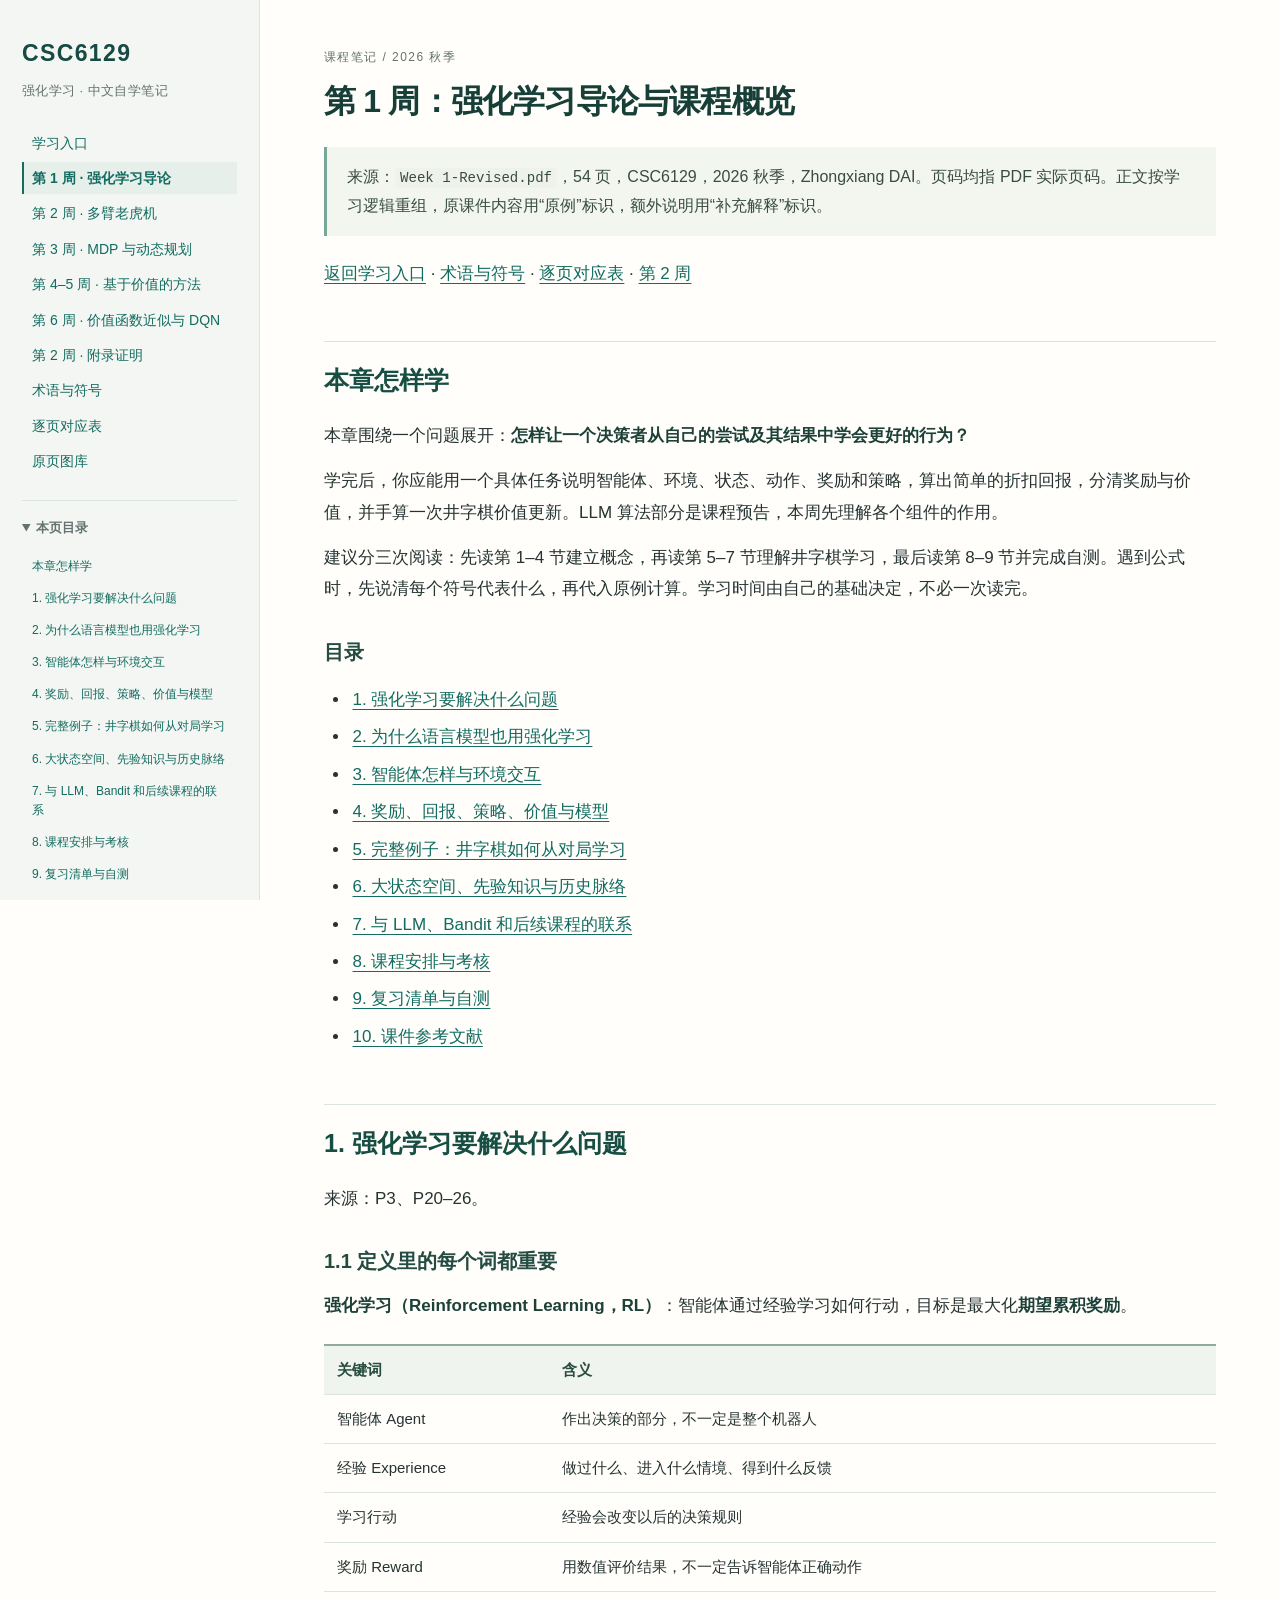
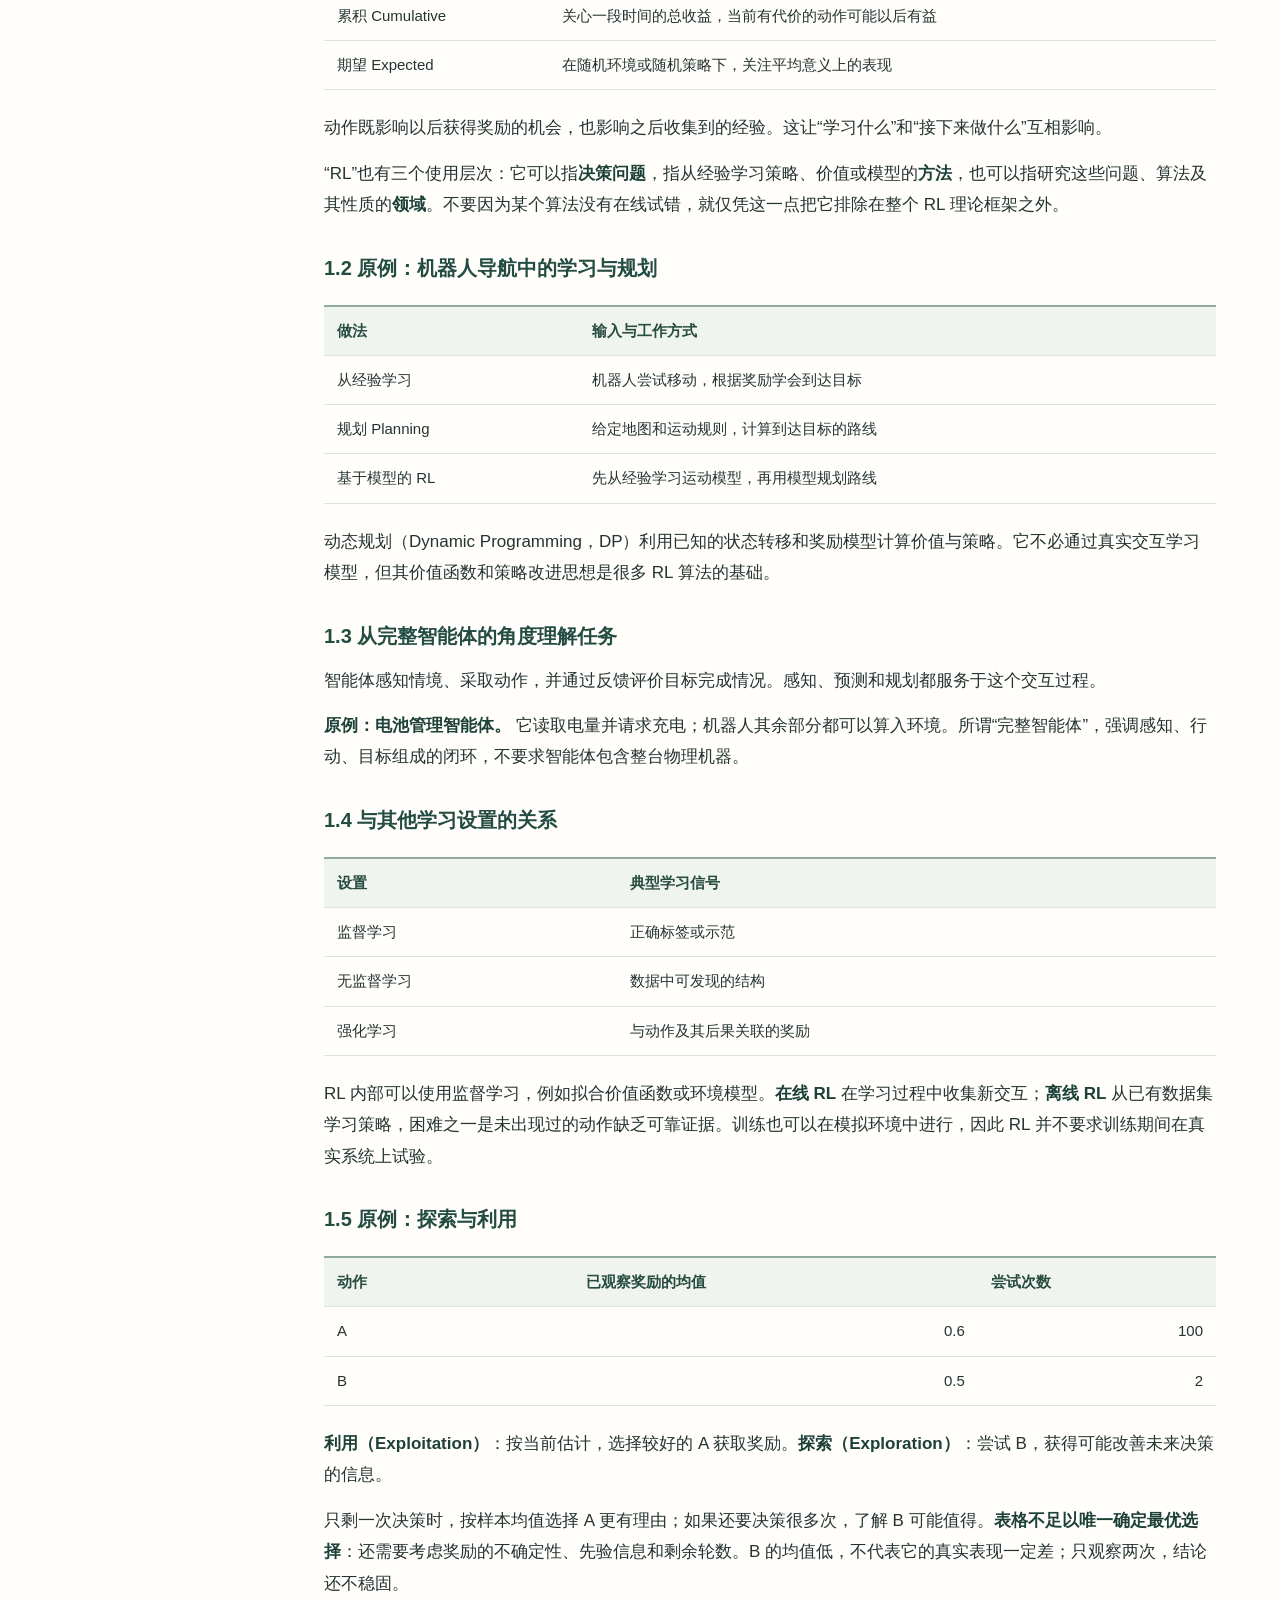
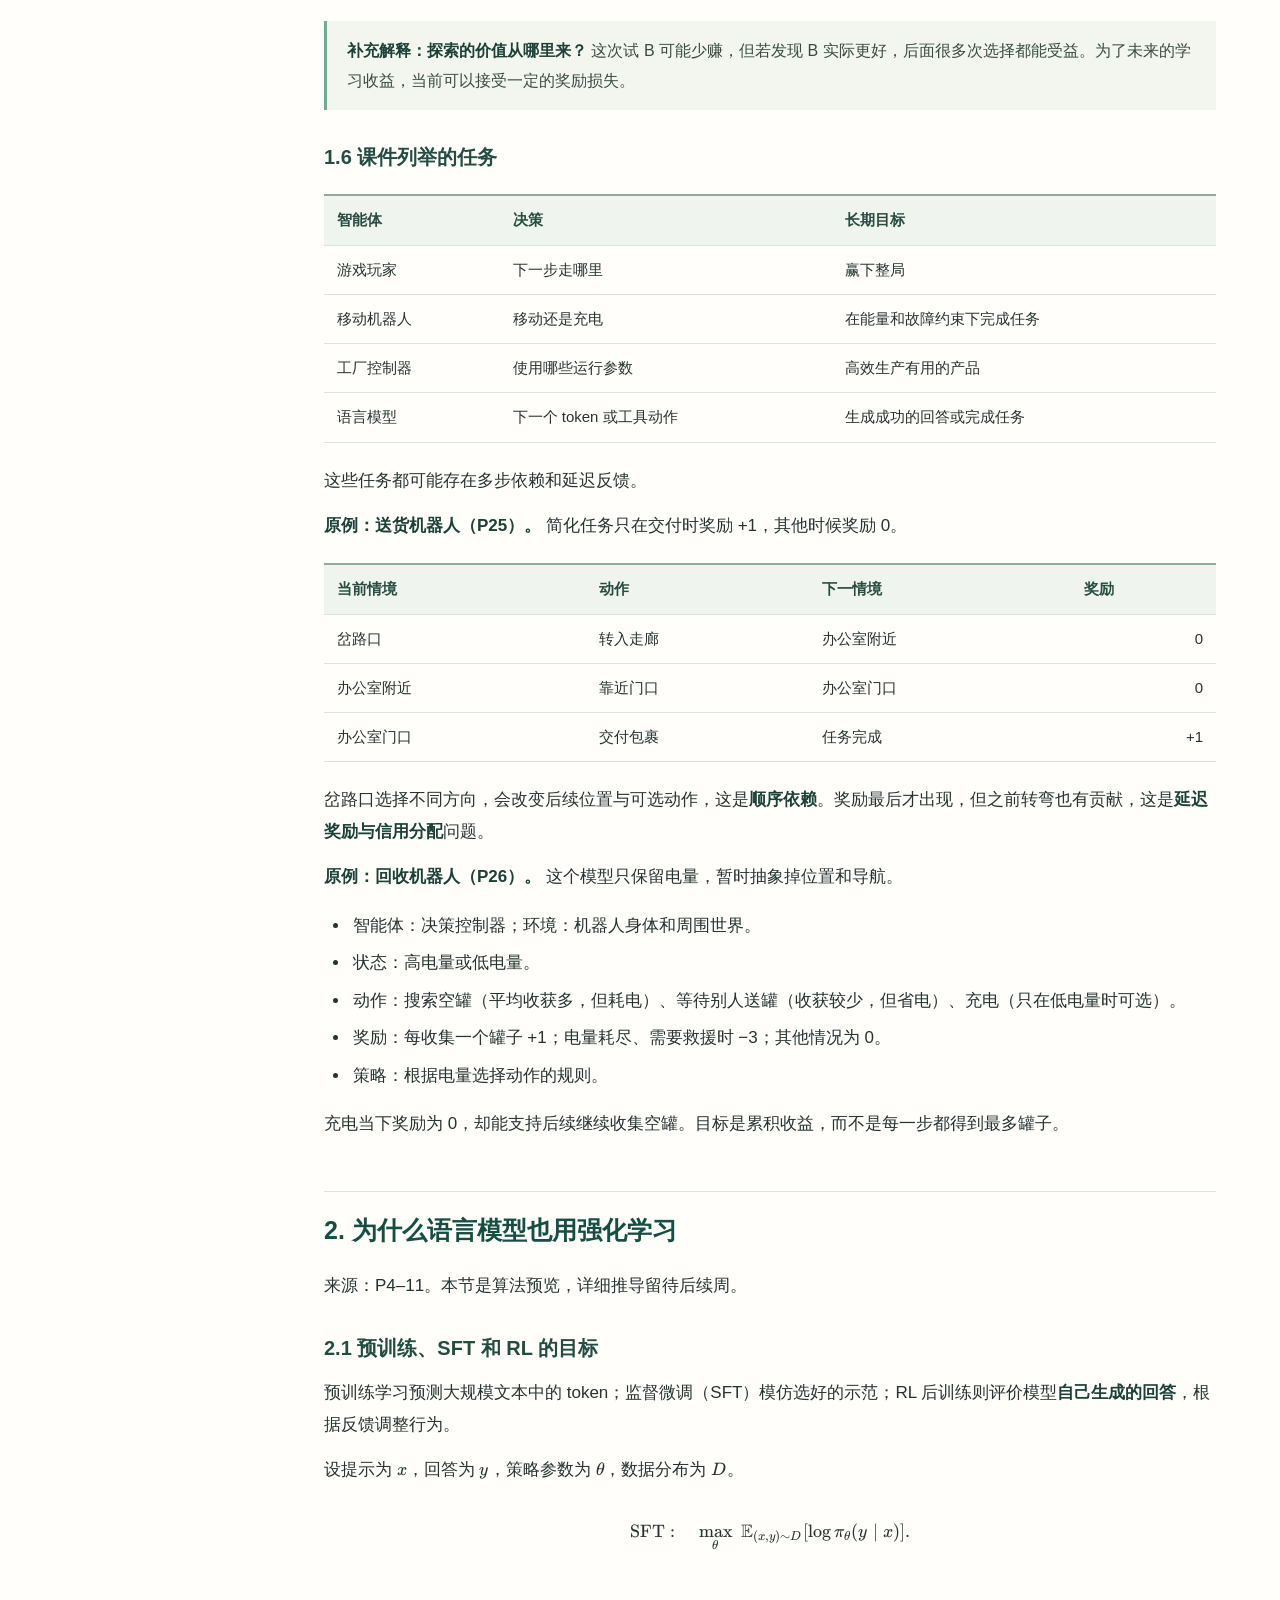
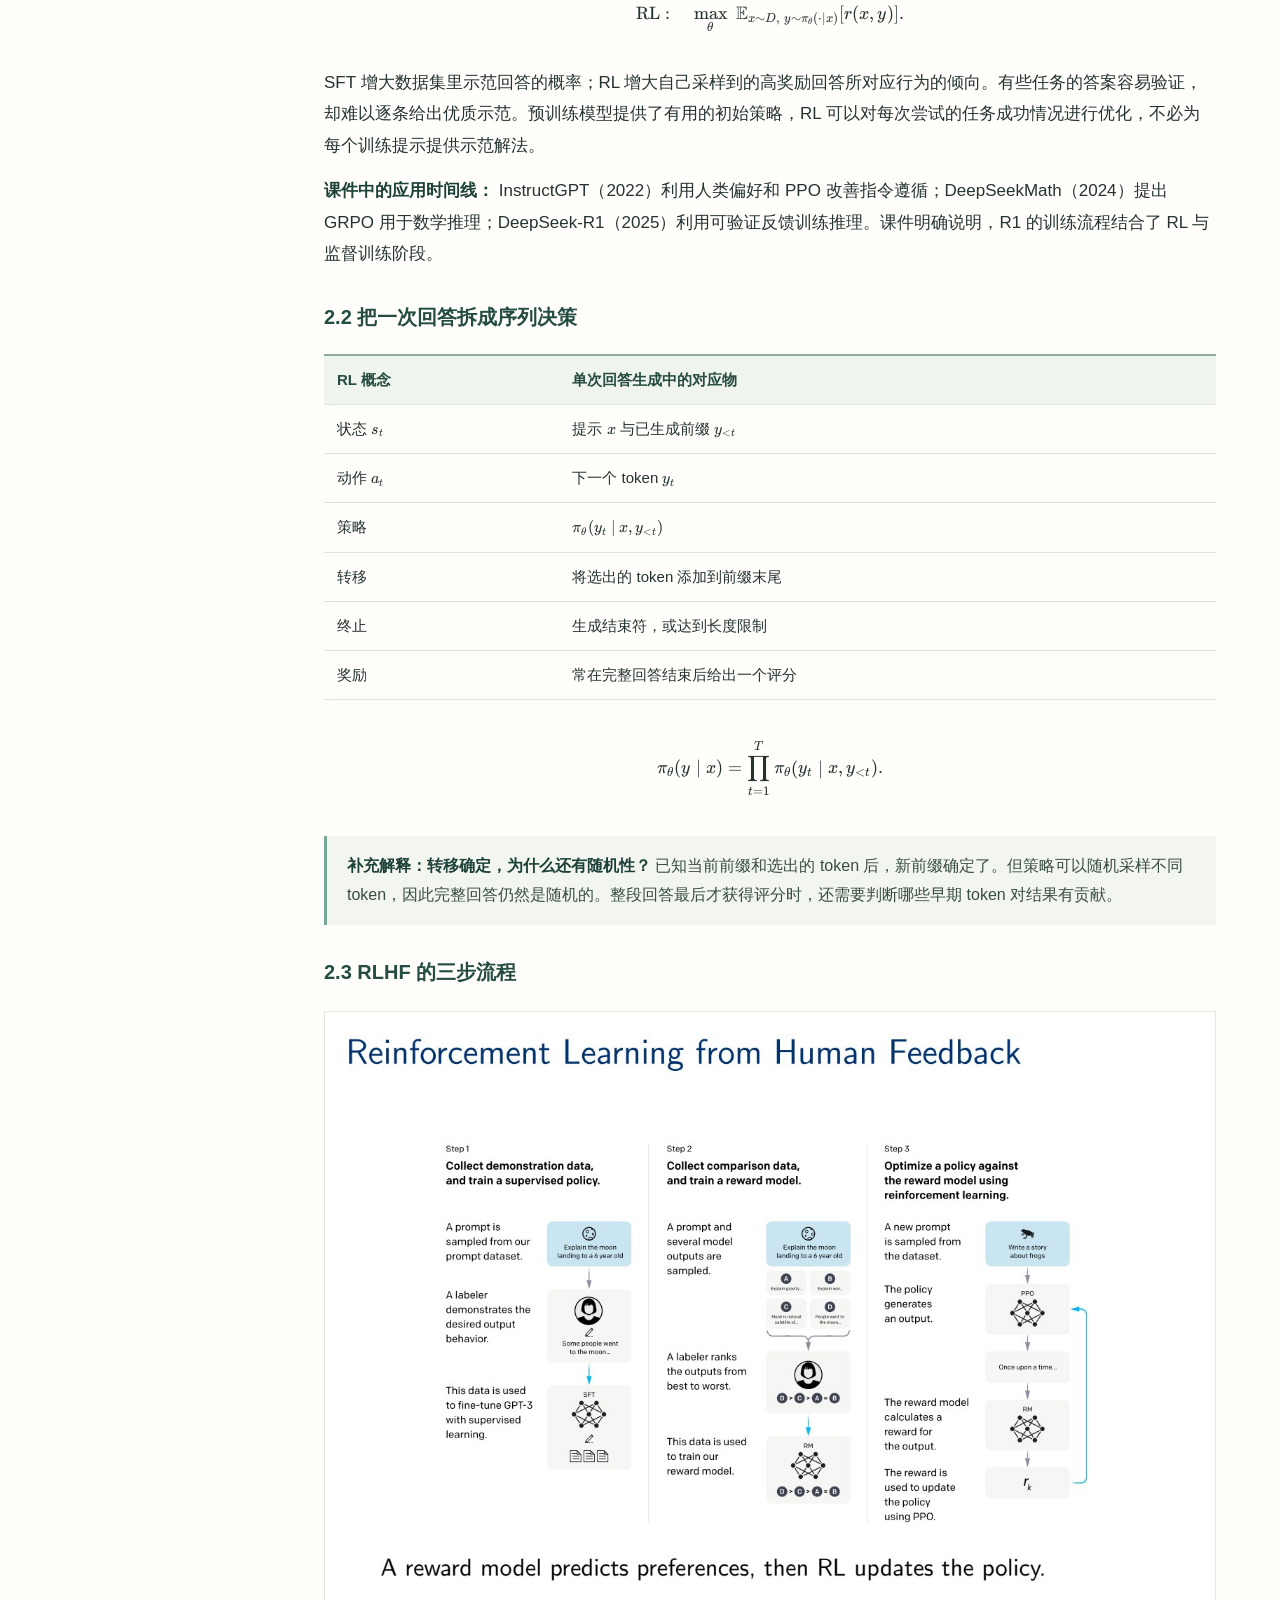
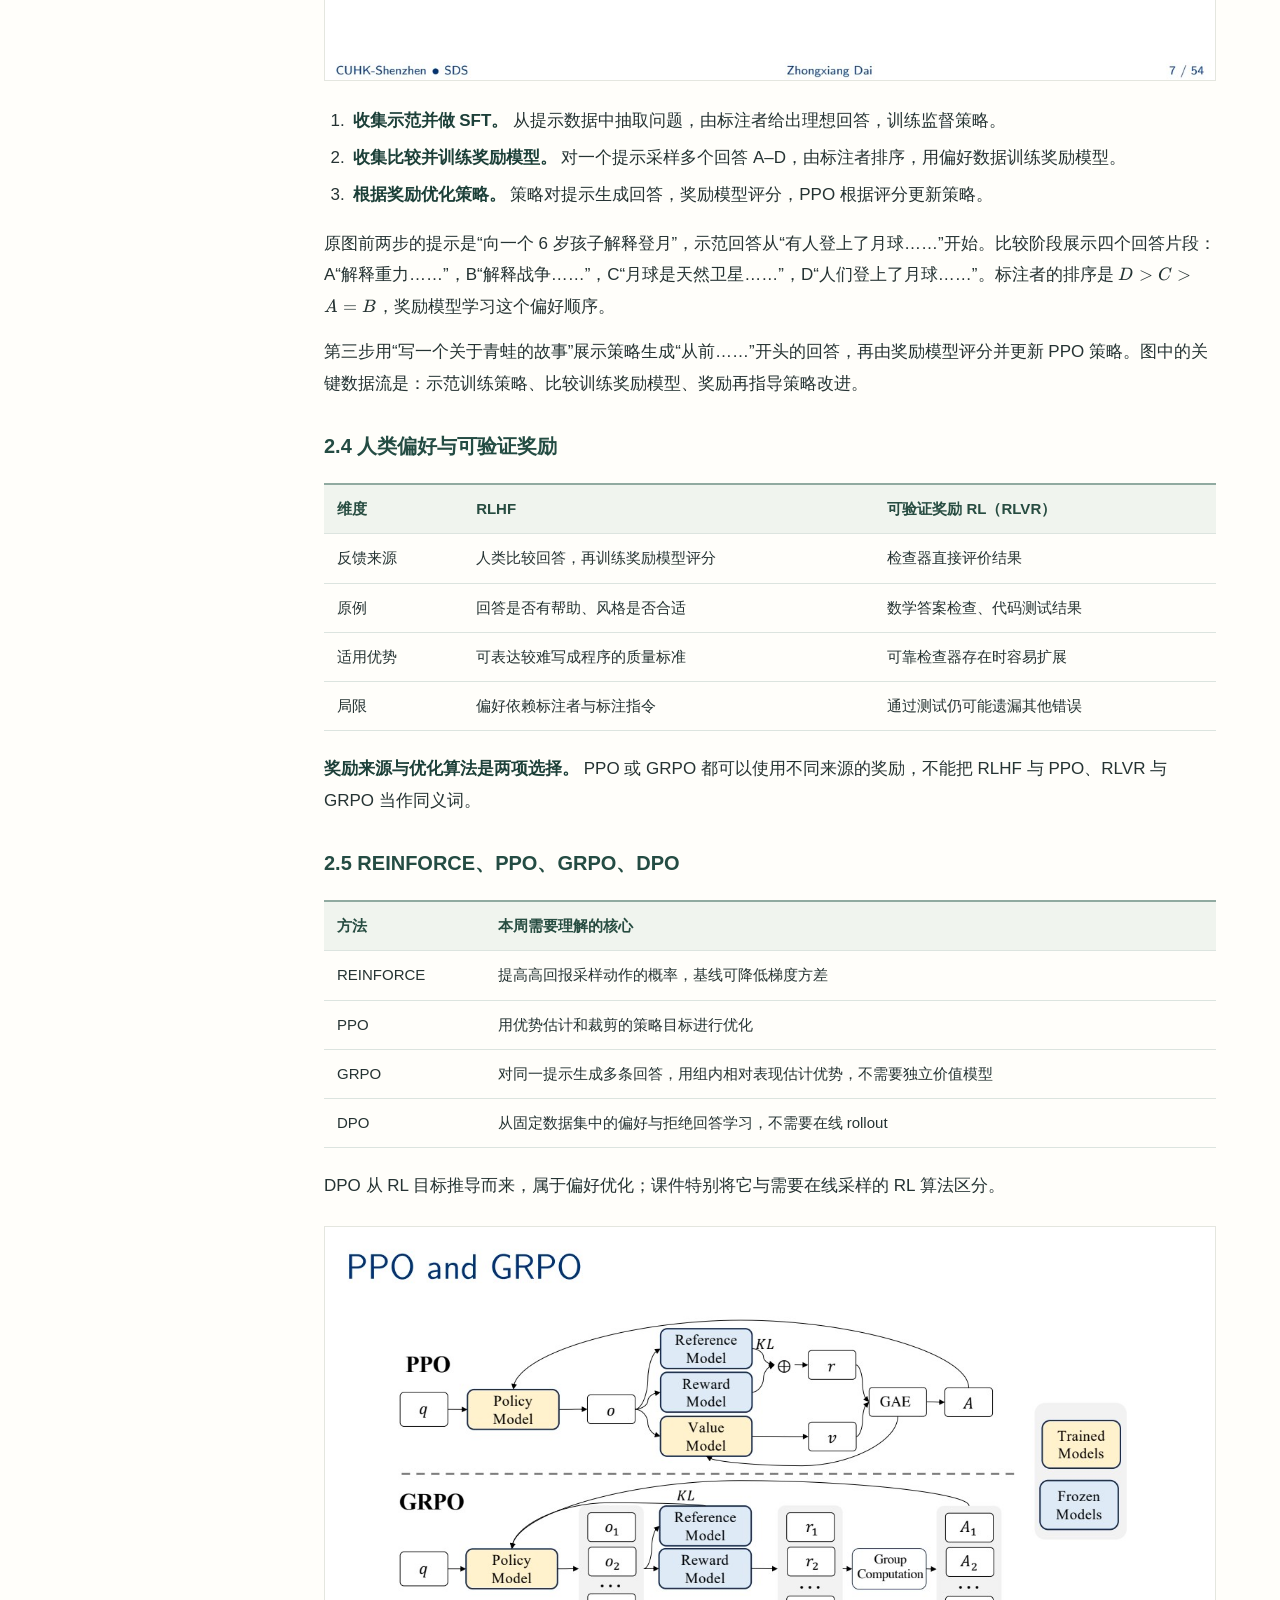
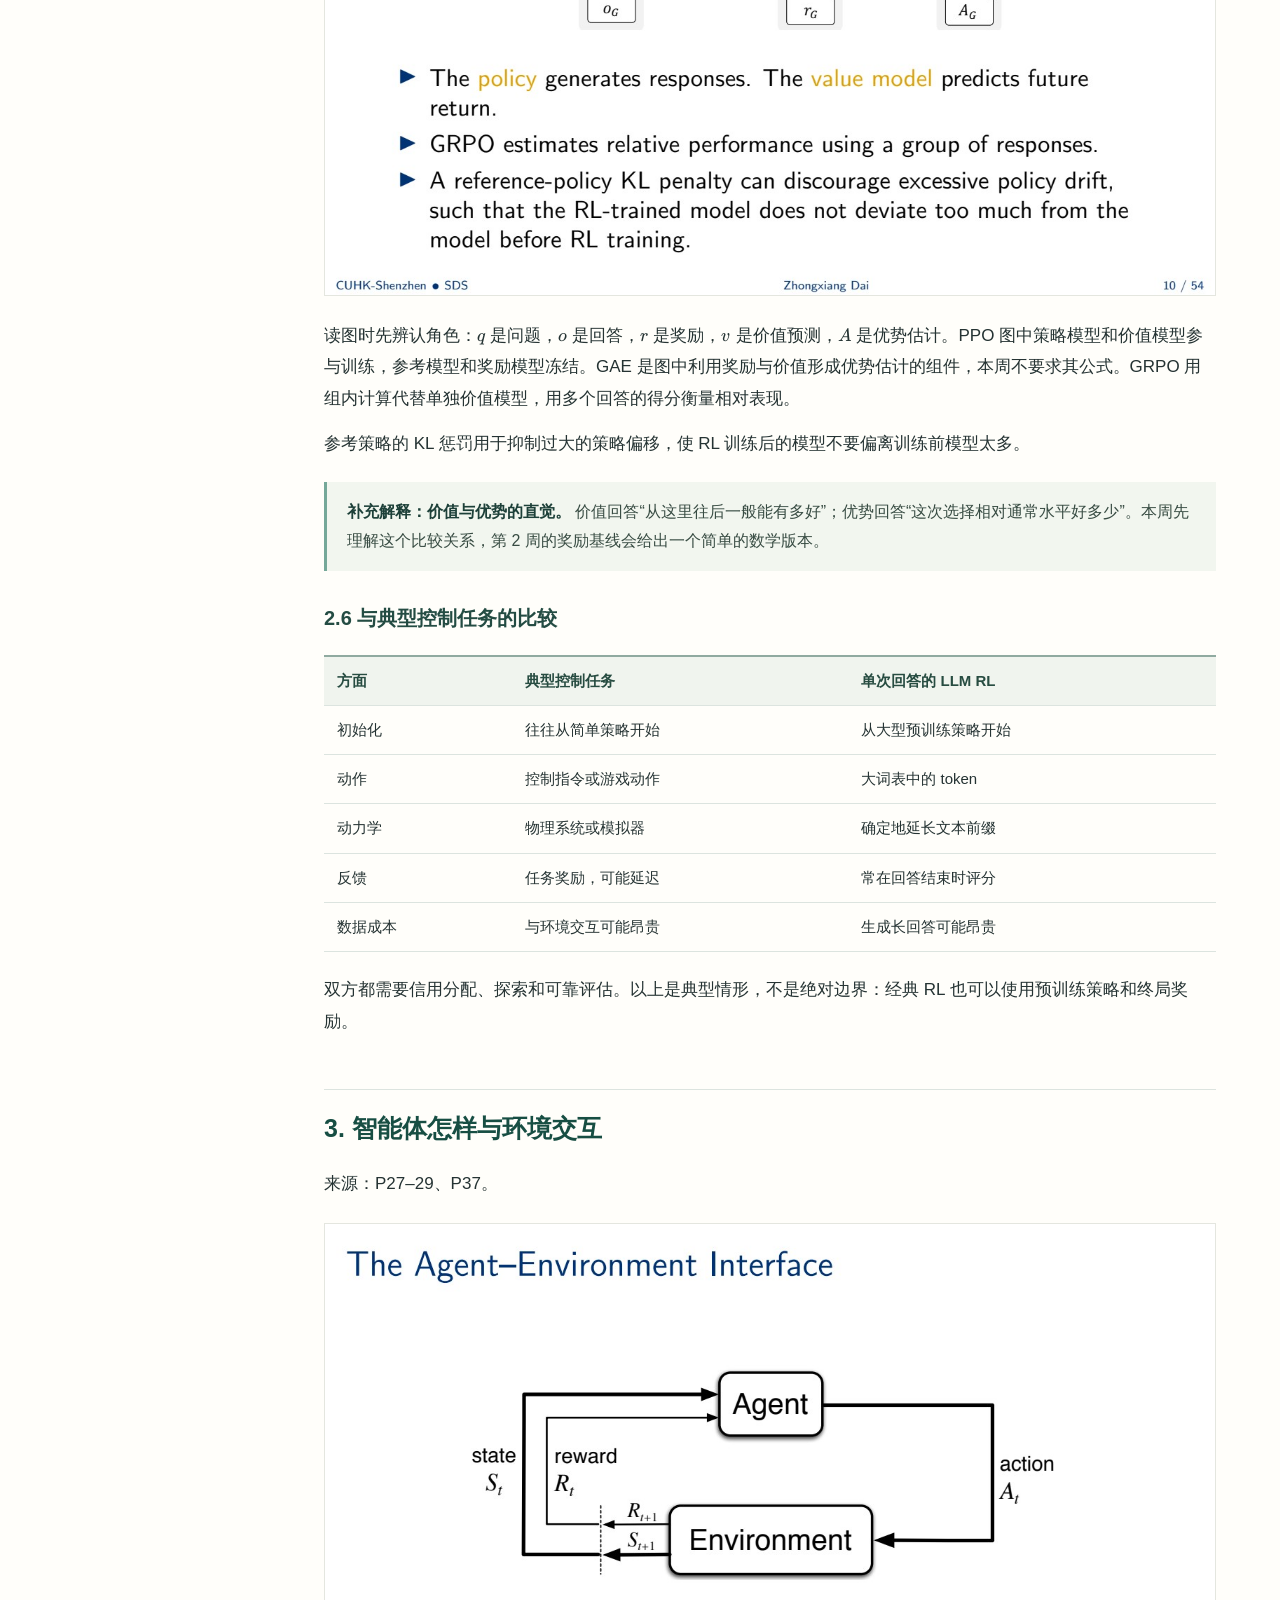
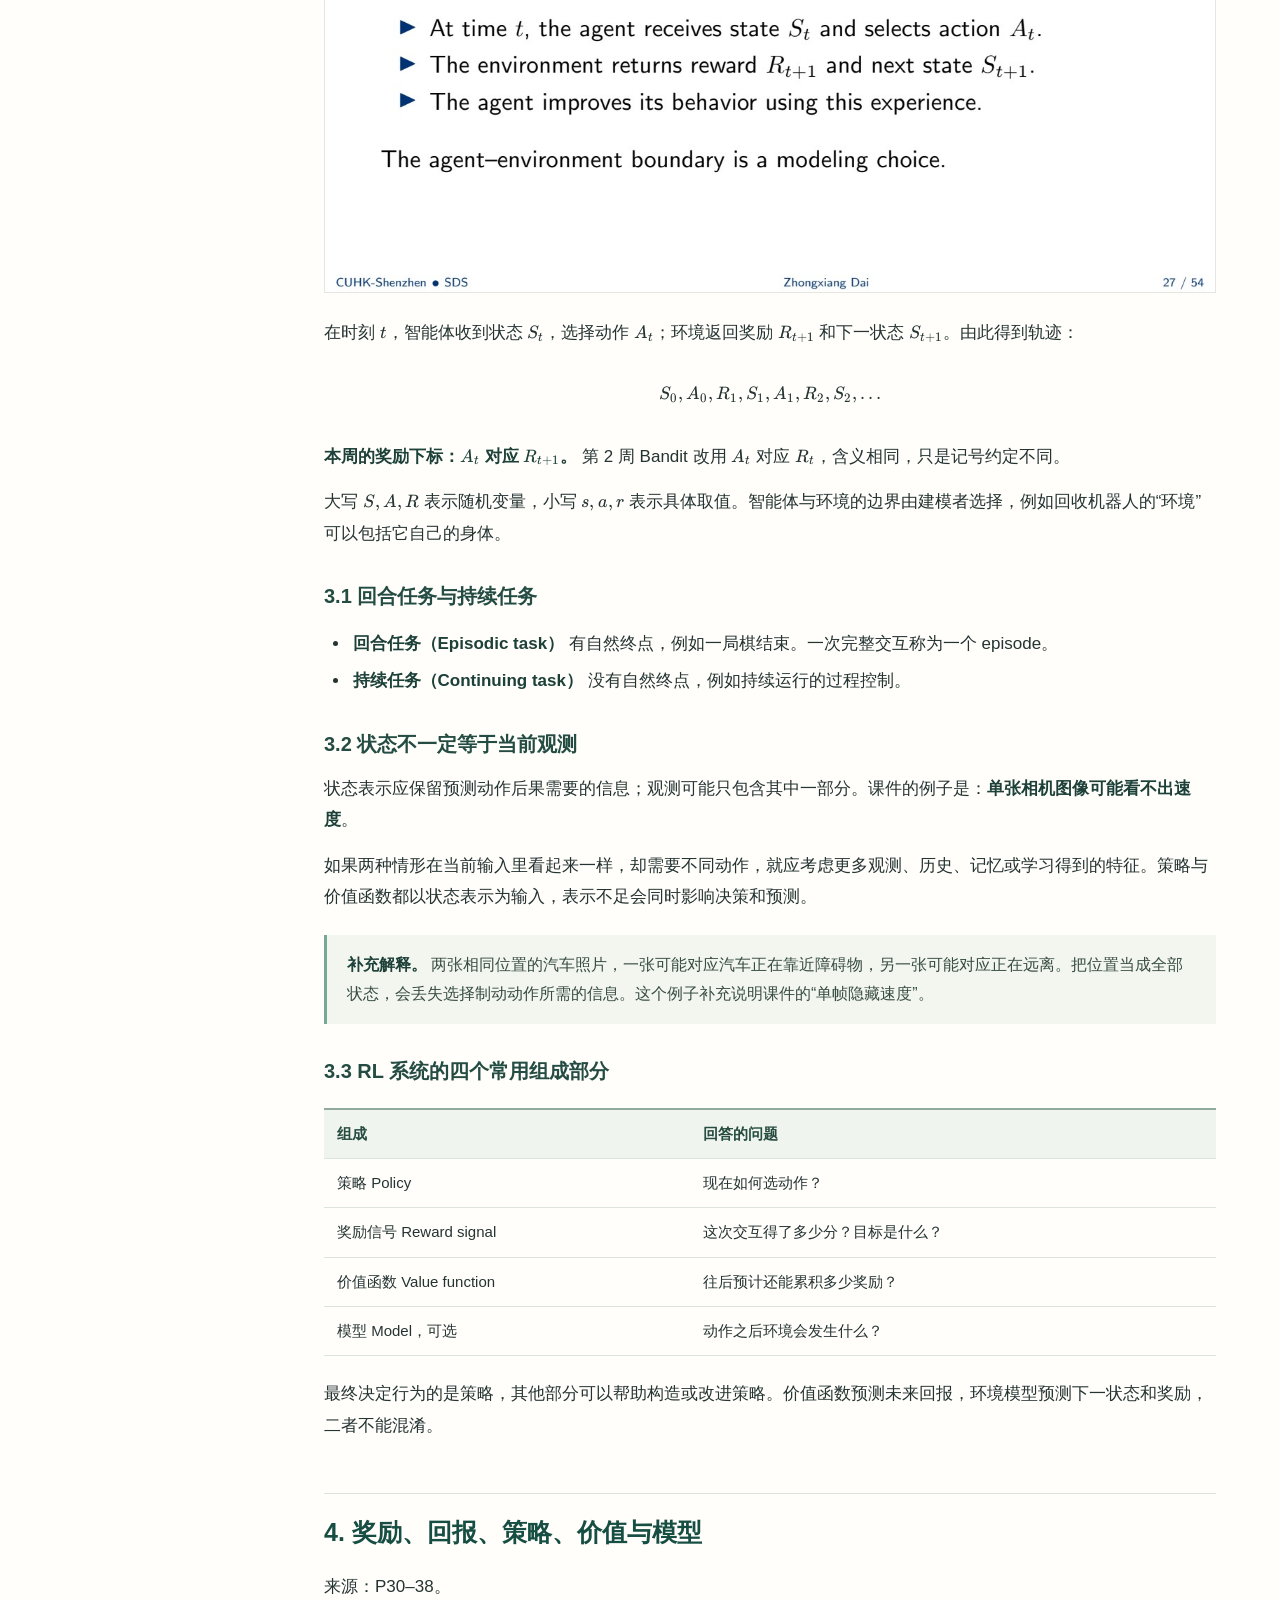
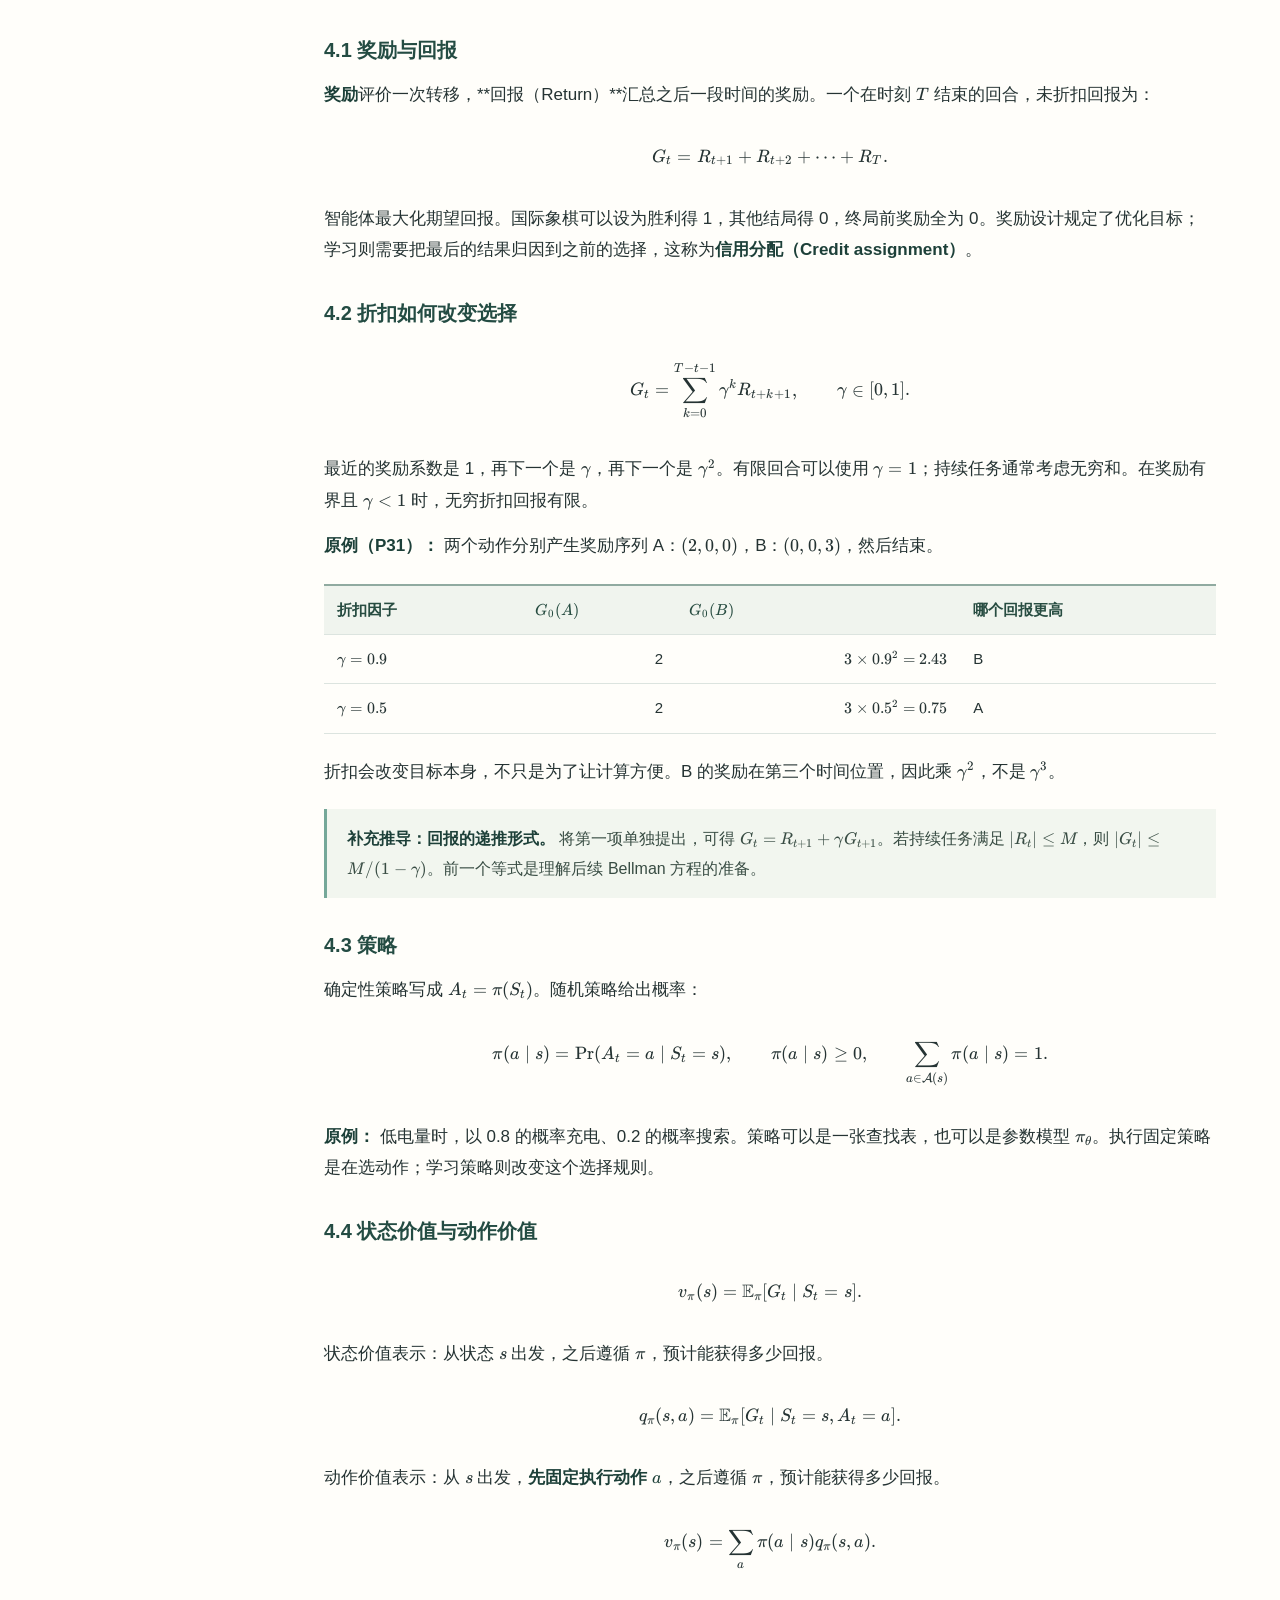
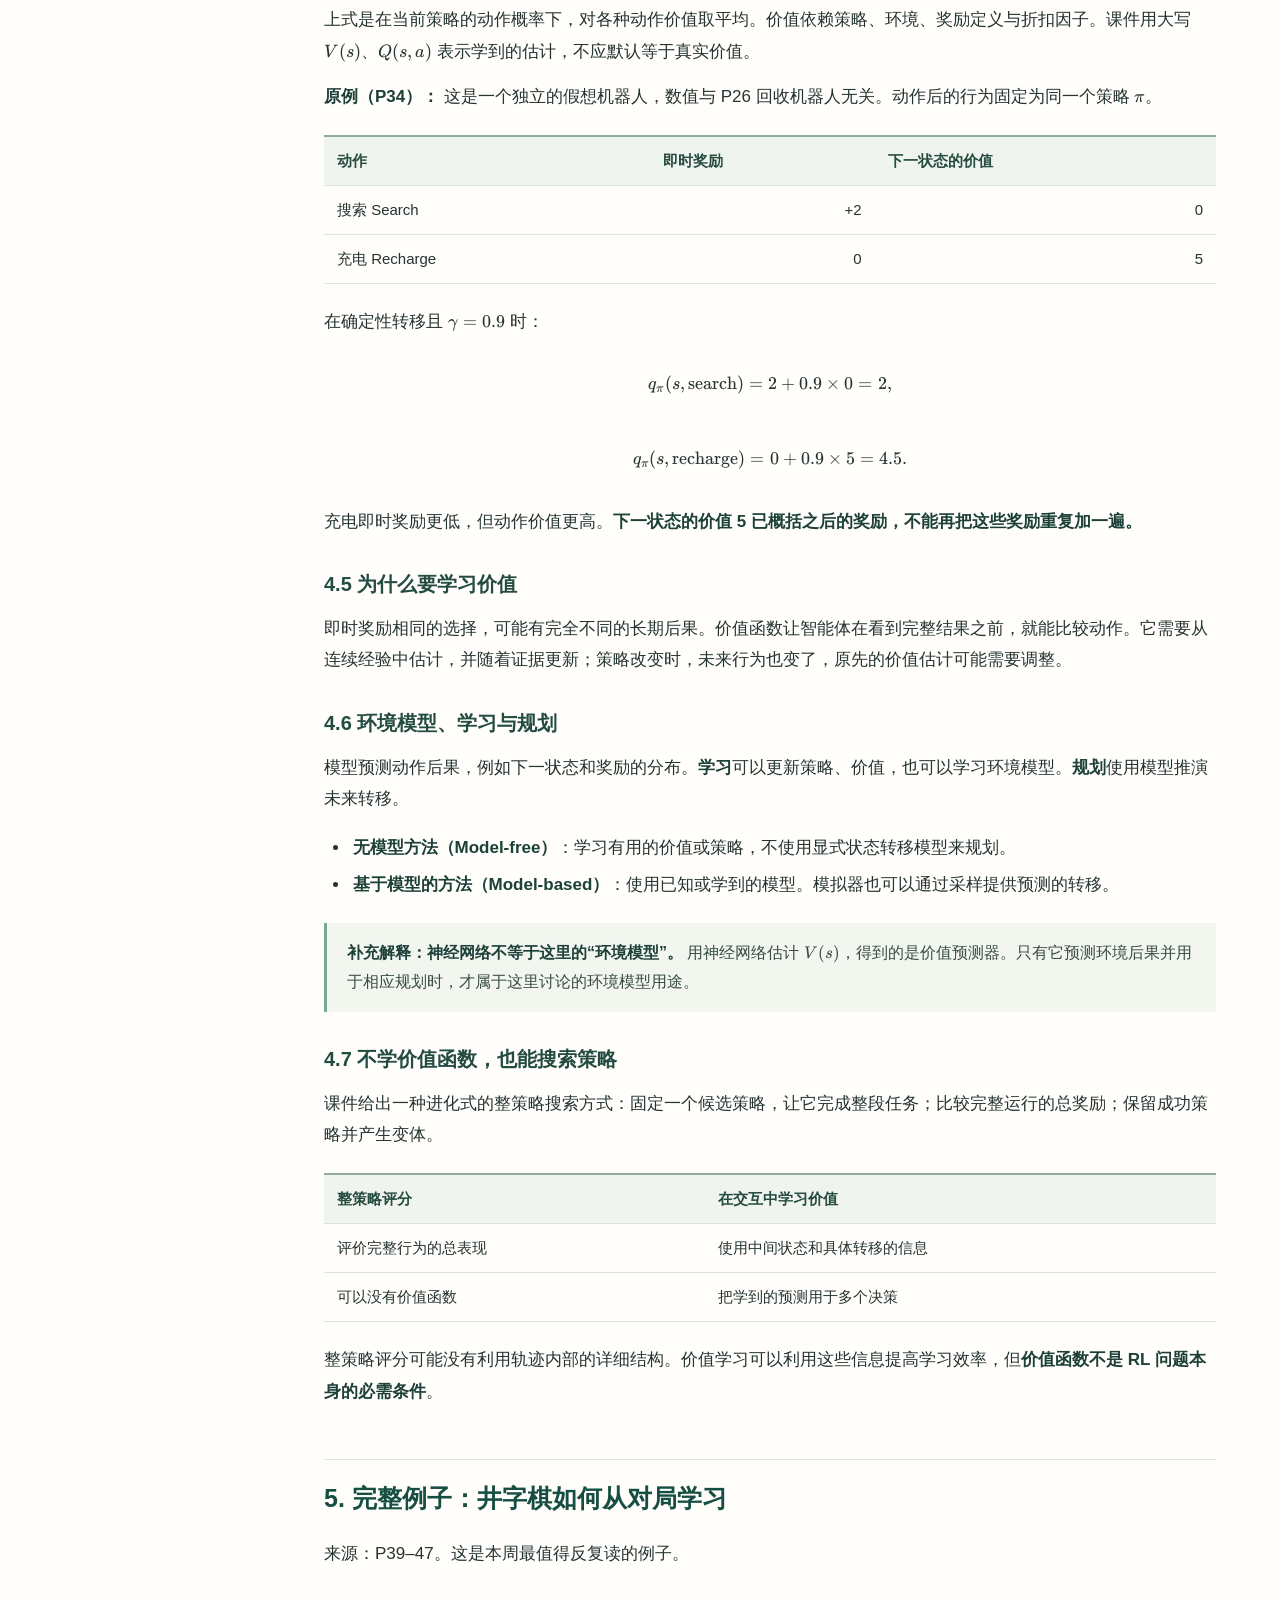
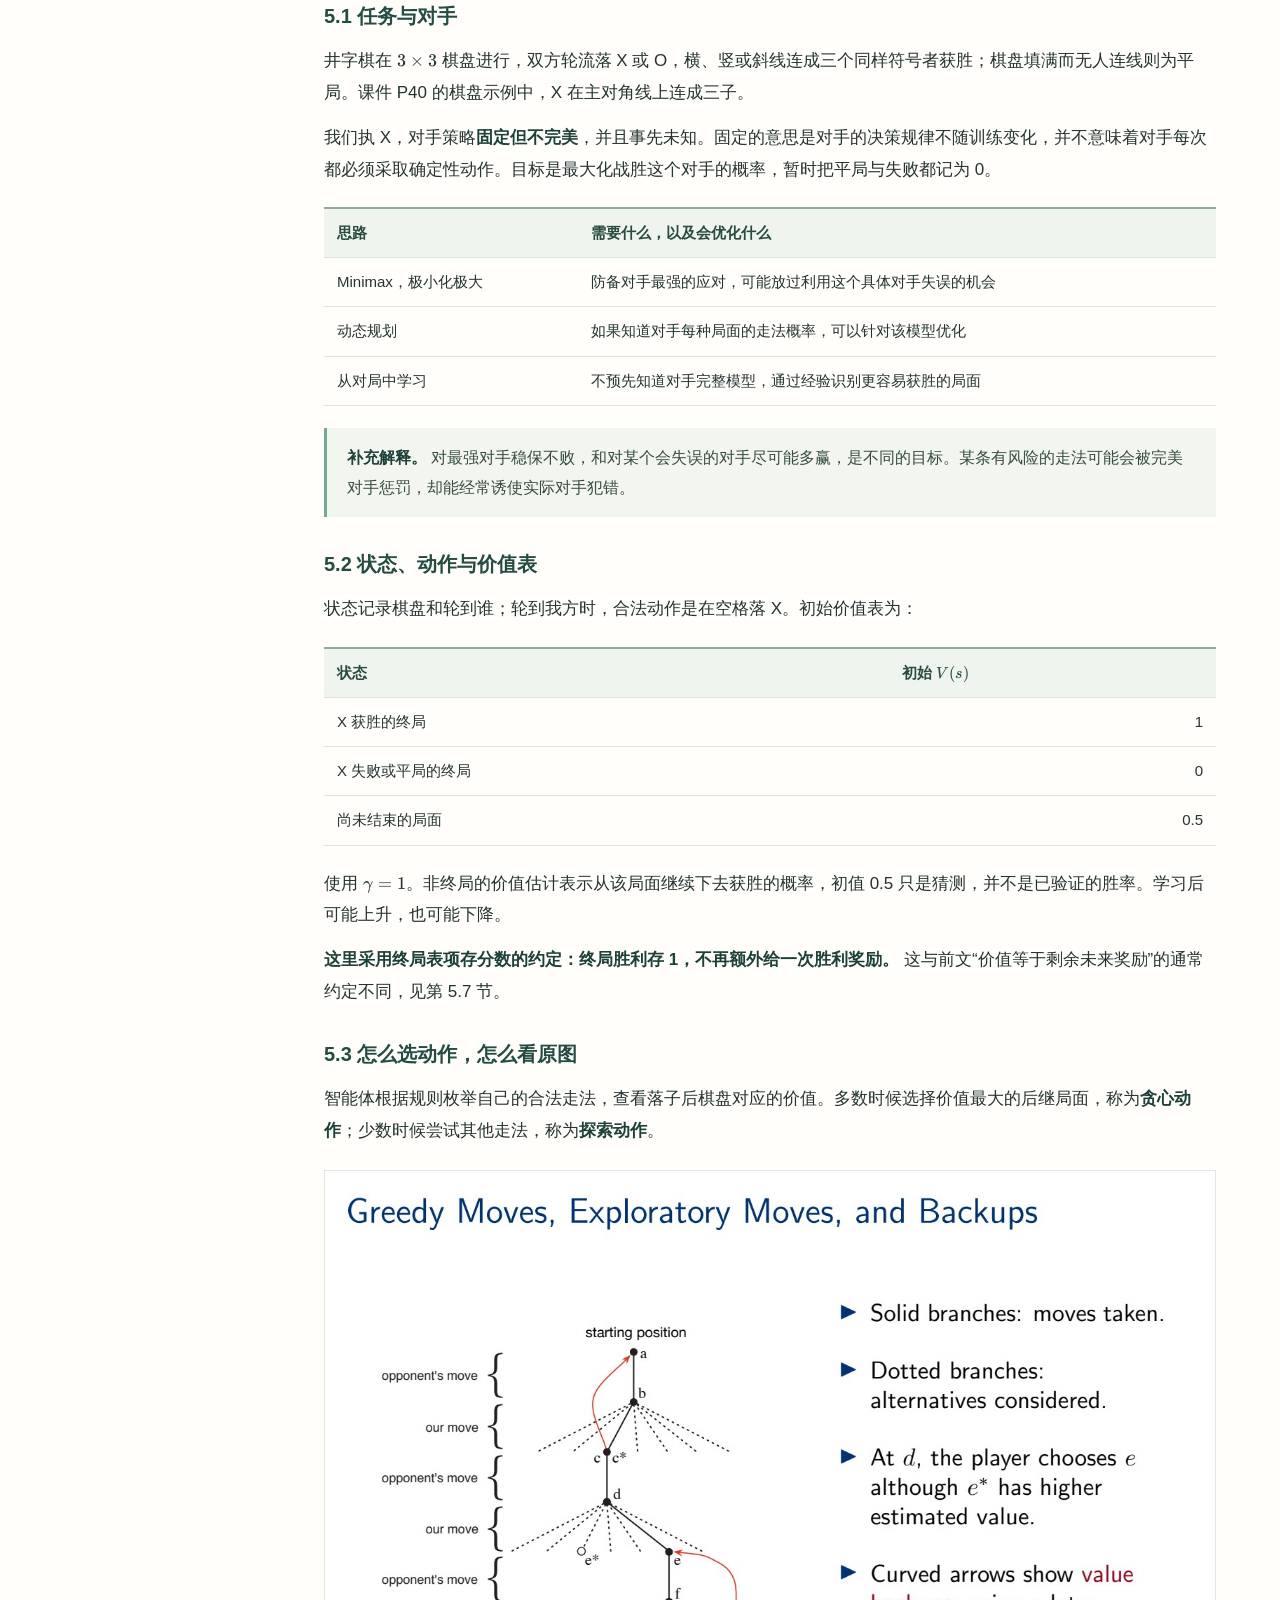
<file: notes/week01.html>
<!doctype html>
<html lang="zh-CN"><head><meta charset="utf-8"><meta name="viewport" content="width=device-width, initial-scale=1">
<meta name="description" content="CSC6129 强化学习中文自学笔记，保留原例、公式与推导。">
<title>第 1 周 · 强化学习导论 · 强化学习自学笔记</title>
<link rel="stylesheet" href="vendor/katex/dist/katex.min.css"><link rel="stylesheet" href="reader.css">
</head><body>
<a class="skip" href="#content">跳到正文</a>
<aside class="sidebar"><div class="brand">CSC6129<span>强化学习 · 中文自学笔记</span></div>
<nav aria-label="章节导航"><a  href="index.html">学习入口</a>
<a aria-current="page" href="week01.html">第 1 周 · 强化学习导论</a>
<a  href="week02.html">第 2 周 · 多臂老虎机</a>
<a  href="week03.html">第 3 周 · MDP 与动态规划</a>
<a  href="week04-05.html">第 4–5 周 · 基于价值的方法</a>
<a  href="week06.html">第 6 周 · 价值函数近似与 DQN</a>
<a  href="week02-appendix.html">第 2 周 · 附录证明</a>
<a  href="glossary.html">术语与符号</a>
<a  href="coverage.html">逐页对应表</a>
<a  href="source-pages.html">原页图库</a></nav>
<details class="page-toc" open><summary>本页目录</summary><nav aria-label="本页目录"><a href="#heading-1">本章怎样学</a>
<a href="#heading-3">1. 强化学习要解决什么问题</a>
<a href="#heading-10">2. 为什么语言模型也用强化学习</a>
<a href="#heading-17">3. 智能体怎样与环境交互</a>
<a href="#heading-21">4. 奖励、回报、策略、价值与模型</a>
<a href="#heading-29">5. 完整例子：井字棋如何从对局学习</a>
<a href="#heading-38">6. 大状态空间、先验知识与历史脉络</a>
<a href="#heading-42">7. 与 LLM、Bandit 和后续课程的联系</a>
<a href="#heading-43">8. 课程安排与考核</a>
<a href="#heading-48">9. 复习清单与自测</a>
<a href="#heading-52">10. 课件参考文献</a></nav></details>
<p class="reader-tip">查找内容：⌘F / Ctrl+F<br>公式可直接阅读，图片可放大查看。</p></aside>
<main id="content"><div class="eyebrow">课程笔记 / 2026 秋季</div><article><h1>第 1 周：强化学习导论与课程概览</h1>
<blockquote>
<p>来源：<code>Week 1-Revised.pdf</code>，54 页，CSC6129，2026 秋季，Zhongxiang DAI。页码均指 PDF 实际页码。正文按学习逻辑重组，原课件内容用“原例”标识，额外说明用“补充解释”标识。</p>
</blockquote>
<p><a href="index.html">返回学习入口</a> · <a href="glossary.html">术语与符号</a> · <a href="coverage.html#week01">逐页对应表</a> · <a href="week02.html">第 2 周</a></p>
<h2 id="heading-1">本章怎样学</h2>
<p>本章围绕一个问题展开：<strong>怎样让一个决策者从自己的尝试及其结果中学会更好的行为？</strong></p>
<p>学完后，你应能用一个具体任务说明智能体、环境、状态、动作、奖励和策略，算出简单的折扣回报，分清奖励与价值，并手算一次井字棋价值更新。LLM 算法部分是课程预告，本周先理解各个组件的作用。</p>
<p>建议分三次阅读：先读第 1–4 节建立概念，再读第 5–7 节理解井字棋学习，最后读第 8–9 节并完成自测。遇到公式时，先说清每个符号代表什么，再代入原例计算。学习时间由自己的基础决定，不必一次读完。</p>
<h3 id="heading-2">目录</h3>
<ul>
<li><a href="#w1-1">1. 强化学习要解决什么问题</a></li>
<li><a href="#w1-2">2. 为什么语言模型也用强化学习</a></li>
<li><a href="#w1-3">3. 智能体怎样与环境交互</a></li>
<li><a href="#w1-4">4. 奖励、回报、策略、价值与模型</a></li>
<li><a href="#w1-5">5. 完整例子：井字棋如何从对局学习</a></li>
<li><a href="#w1-6">6. 大状态空间、先验知识与历史脉络</a></li>
<li><a href="#w1-7">7. 与 LLM、Bandit 和后续课程的联系</a></li>
<li><a href="#w1-8">8. 课程安排与考核</a></li>
<li><a href="#w1-9">9. 复习清单与自测</a></li>
<li><a href="#w1-10">10. 课件参考文献</a></li>
</ul>
<p><a id="w1-1"></a></p>
<h2 id="heading-3">1. 强化学习要解决什么问题</h2>
<p>来源：P3、P20–26。</p>
<h3 id="heading-4">1.1 定义里的每个词都重要</h3>
<p><strong>强化学习（Reinforcement Learning，RL）</strong>：智能体通过经验学习如何行动，目标是最大化<strong>期望累积奖励</strong>。</p>
<div class="table-scroll"><table>
<thead>
<tr>
<th>关键词</th>
<th>含义</th>
</tr>
</thead>
<tbody><tr>
<td>智能体 Agent</td>
<td>作出决策的部分，不一定是整个机器人</td>
</tr>
<tr>
<td>经验 Experience</td>
<td>做过什么、进入什么情境、得到什么反馈</td>
</tr>
<tr>
<td>学习行动</td>
<td>经验会改变以后的决策规则</td>
</tr>
<tr>
<td>奖励 Reward</td>
<td>用数值评价结果，不一定告诉智能体正确动作</td>
</tr>
<tr>
<td>累积 Cumulative</td>
<td>关心一段时间的总收益，当前有代价的动作可能以后有益</td>
</tr>
<tr>
<td>期望 Expected</td>
<td>在随机环境或随机策略下，关注平均意义上的表现</td>
</tr>
</tbody></table></div>
<p>动作既影响以后获得奖励的机会，也影响之后收集到的经验。这让“学习什么”和“接下来做什么”互相影响。</p>
<p>“RL”也有三个使用层次：它可以指<strong>决策问题</strong>，指从经验学习策略、价值或模型的<strong>方法</strong>，也可以指研究这些问题、算法及其性质的<strong>领域</strong>。不要因为某个算法没有在线试错，就仅凭这一点把它排除在整个 RL 理论框架之外。</p>
<h3 id="heading-5">1.2 原例：机器人导航中的学习与规划</h3>
<div class="table-scroll"><table>
<thead>
<tr>
<th>做法</th>
<th>输入与工作方式</th>
</tr>
</thead>
<tbody><tr>
<td>从经验学习</td>
<td>机器人尝试移动，根据奖励学会到达目标</td>
</tr>
<tr>
<td>规划 Planning</td>
<td>给定地图和运动规则，计算到达目标的路线</td>
</tr>
<tr>
<td>基于模型的 RL</td>
<td>先从经验学习运动模型，再用模型规划路线</td>
</tr>
</tbody></table></div>
<p>动态规划（Dynamic Programming，DP）利用已知的状态转移和奖励模型计算价值与策略。它不必通过真实交互学习模型，但其价值函数和策略改进思想是很多 RL 算法的基础。</p>
<h3 id="heading-6">1.3 从完整智能体的角度理解任务</h3>
<p>智能体感知情境、采取动作，并通过反馈评价目标完成情况。感知、预测和规划都服务于这个交互过程。</p>
<p><strong>原例：电池管理智能体。</strong> 它读取电量并请求充电；机器人其余部分都可以算入环境。所谓“完整智能体”，强调感知、行动、目标组成的闭环，不要求智能体包含整台物理机器。</p>
<h3 id="heading-7">1.4 与其他学习设置的关系</h3>
<div class="table-scroll"><table>
<thead>
<tr>
<th>设置</th>
<th>典型学习信号</th>
</tr>
</thead>
<tbody><tr>
<td>监督学习</td>
<td>正确标签或示范</td>
</tr>
<tr>
<td>无监督学习</td>
<td>数据中可发现的结构</td>
</tr>
<tr>
<td>强化学习</td>
<td>与动作及其后果关联的奖励</td>
</tr>
</tbody></table></div>
<p>RL 内部可以使用监督学习，例如拟合价值函数或环境模型。<strong>在线 RL</strong> 在学习过程中收集新交互；<strong>离线 RL</strong> 从已有数据集学习策略，困难之一是未出现过的动作缺乏可靠证据。训练也可以在模拟环境中进行，因此 RL 并不要求训练期间在真实系统上试验。</p>
<h3 id="heading-8">1.5 原例：探索与利用</h3>
<div class="table-scroll"><table>
<thead>
<tr>
<th>动作</th>
<th align="right">已观察奖励的均值</th>
<th align="right">尝试次数</th>
</tr>
</thead>
<tbody><tr>
<td>A</td>
<td align="right">0.6</td>
<td align="right">100</td>
</tr>
<tr>
<td>B</td>
<td align="right">0.5</td>
<td align="right">2</td>
</tr>
</tbody></table></div>
<p><strong>利用（Exploitation）</strong>：按当前估计，选择较好的 A 获取奖励。<strong>探索（Exploration）</strong>：尝试 B，获得可能改善未来决策的信息。</p>
<p>只剩一次决策时，按样本均值选择 A 更有理由；如果还要决策很多次，了解 B 可能值得。<strong>表格不足以唯一确定最优选择</strong>：还需要考虑奖励的不确定性、先验信息和剩余轮数。B 的均值低，不代表它的真实表现一定差；只观察两次，结论还不稳固。</p>
<blockquote>
<p><strong>补充解释：探索的价值从哪里来？</strong>
这次试 B 可能少赚，但若发现 B 实际更好，后面很多次选择都能受益。为了未来的学习收益，当前可以接受一定的奖励损失。</p>
</blockquote>
<h3 id="heading-9">1.6 课件列举的任务</h3>
<div class="table-scroll"><table>
<thead>
<tr>
<th>智能体</th>
<th>决策</th>
<th>长期目标</th>
</tr>
</thead>
<tbody><tr>
<td>游戏玩家</td>
<td>下一步走哪里</td>
<td>赢下整局</td>
</tr>
<tr>
<td>移动机器人</td>
<td>移动还是充电</td>
<td>在能量和故障约束下完成任务</td>
</tr>
<tr>
<td>工厂控制器</td>
<td>使用哪些运行参数</td>
<td>高效生产有用的产品</td>
</tr>
<tr>
<td>语言模型</td>
<td>下一个 token 或工具动作</td>
<td>生成成功的回答或完成任务</td>
</tr>
</tbody></table></div>
<p>这些任务都可能存在多步依赖和延迟反馈。</p>
<p><strong>原例：送货机器人（P25）。</strong> 简化任务只在交付时奖励 +1，其他时候奖励 0。</p>
<div class="table-scroll"><table>
<thead>
<tr>
<th>当前情境</th>
<th>动作</th>
<th>下一情境</th>
<th align="right">奖励</th>
</tr>
</thead>
<tbody><tr>
<td>岔路口</td>
<td>转入走廊</td>
<td>办公室附近</td>
<td align="right">0</td>
</tr>
<tr>
<td>办公室附近</td>
<td>靠近门口</td>
<td>办公室门口</td>
<td align="right">0</td>
</tr>
<tr>
<td>办公室门口</td>
<td>交付包裹</td>
<td>任务完成</td>
<td align="right">+1</td>
</tr>
</tbody></table></div>
<p>岔路口选择不同方向，会改变后续位置与可选动作，这是<strong>顺序依赖</strong>。奖励最后才出现，但之前转弯也有贡献，这是<strong>延迟奖励与信用分配</strong>问题。</p>
<p><strong>原例：回收机器人（P26）。</strong> 这个模型只保留电量，暂时抽象掉位置和导航。</p>
<ul>
<li>智能体：决策控制器；环境：机器人身体和周围世界。</li>
<li>状态：高电量或低电量。</li>
<li>动作：搜索空罐（平均收获多，但耗电）、等待别人送罐（收获较少，但省电）、充电（只在低电量时可选）。</li>
<li>奖励：每收集一个罐子 +1；电量耗尽、需要救援时 −3；其他情况为 0。</li>
<li>策略：根据电量选择动作的规则。</li>
</ul>
<p>充电当下奖励为 0，却能支持后续继续收集空罐。目标是累积收益，而不是每一步都得到最多罐子。</p>
<p><a id="w1-2"></a></p>
<h2 id="heading-10">2. 为什么语言模型也用强化学习</h2>
<p>来源：P4–11。本节是算法预览，详细推导留待后续周。</p>
<h3 id="heading-11">2.1 预训练、SFT 和 RL 的目标</h3>
<p>预训练学习预测大规模文本中的 token；监督微调（SFT）模仿选好的示范；RL 后训练则评价模型<strong>自己生成的回答</strong>，根据反馈调整行为。</p>
<p>设提示为 <span class="katex"><span class="katex-mathml"><math xmlns="http://www.w3.org/1998/Math/MathML"><semantics><mrow><mi>x</mi></mrow><annotation encoding="application/x-tex">x</annotation></semantics></math></span><span class="katex-html" aria-hidden="true"><span class="base"><span class="strut" style="height:0.4306em;"></span><span class="mord mathnormal">x</span></span></span></span>，回答为 <span class="katex"><span class="katex-mathml"><math xmlns="http://www.w3.org/1998/Math/MathML"><semantics><mrow><mi>y</mi></mrow><annotation encoding="application/x-tex">y</annotation></semantics></math></span><span class="katex-html" aria-hidden="true"><span class="base"><span class="strut" style="height:0.625em;vertical-align:-0.1944em;"></span><span class="mord mathnormal" style="margin-right:0.03588em;">y</span></span></span></span>，策略参数为 <span class="katex"><span class="katex-mathml"><math xmlns="http://www.w3.org/1998/Math/MathML"><semantics><mrow><mi>θ</mi></mrow><annotation encoding="application/x-tex">\theta</annotation></semantics></math></span><span class="katex-html" aria-hidden="true"><span class="base"><span class="strut" style="height:0.6944em;"></span><span class="mord mathnormal" style="margin-right:0.02778em;">θ</span></span></span></span>，数据分布为 <span class="katex"><span class="katex-mathml"><math xmlns="http://www.w3.org/1998/Math/MathML"><semantics><mrow><mi>D</mi></mrow><annotation encoding="application/x-tex">D</annotation></semantics></math></span><span class="katex-html" aria-hidden="true"><span class="base"><span class="strut" style="height:0.6833em;"></span><span class="mord mathnormal" style="margin-right:0.02778em;">D</span></span></span></span>。</p>
<div class="equation"><span class="katex-display"><span class="katex"><span class="katex-mathml"><math xmlns="http://www.w3.org/1998/Math/MathML" display="block"><semantics><mrow><mtext>SFT</mtext><mo>:</mo><mspace width="1em"/><munder><mrow><mi>max</mi><mo>⁡</mo></mrow><mi>θ</mi></munder><mtext>  </mtext><msub><mi mathvariant="double-struck">E</mi><mrow><mo stretchy="false">(</mo><mi>x</mi><mo separator="true">,</mo><mi>y</mi><mo stretchy="false">)</mo><mo>∼</mo><mi>D</mi></mrow></msub><mo stretchy="false">[</mo><mi>log</mi><mo>⁡</mo><msub><mi>π</mi><mi>θ</mi></msub><mo stretchy="false">(</mo><mi>y</mi><mo>∣</mo><mi>x</mi><mo stretchy="false">)</mo><mo stretchy="false">]</mo><mi mathvariant="normal">.</mi></mrow><annotation encoding="application/x-tex">\text{SFT}:\quad \max_\theta\;\mathbb E_{(x,y)\sim D}[\log\pi_\theta(y\mid x)].</annotation></semantics></math></span><span class="katex-html" aria-hidden="true"><span class="base"><span class="strut" style="height:0.6833em;"></span><span class="mord text"><span class="mord">SFT</span></span><span class="mspace" style="margin-right:0.2778em;"></span><span class="mrel">:</span><span class="mspace" style="margin-right:1em;"></span><span class="mspace" style="margin-right:0.2778em;"></span></span><span class="base"><span class="strut" style="height:1.5021em;vertical-align:-0.7521em;"></span><span class="mop op-limits"><span class="vlist-t vlist-t2"><span class="vlist-r"><span class="vlist" style="height:0.4306em;"><span style="top:-2.3479em;margin-left:0em;"><span class="pstrut" style="height:3em;"></span><span class="sizing reset-size6 size3 mtight"><span class="mord mathnormal mtight" style="margin-right:0.02778em;">θ</span></span></span><span style="top:-3em;"><span class="pstrut" style="height:3em;"></span><span><span class="mop">max</span></span></span></span><span class="vlist-s">​</span></span><span class="vlist-r"><span class="vlist" style="height:0.7521em;"><span></span></span></span></span></span><span class="mspace" style="margin-right:0.2778em;"></span><span class="mspace" style="margin-right:0.1667em;"></span><span class="mord"><span class="mord mathbb">E</span><span class="msupsub"><span class="vlist-t vlist-t2"><span class="vlist-r"><span class="vlist" style="height:0.3448em;"><span style="top:-2.5198em;margin-left:0em;margin-right:0.05em;"><span class="pstrut" style="height:2.7em;"></span><span class="sizing reset-size6 size3 mtight"><span class="mord mtight"><span class="mopen mtight">(</span><span class="mord mathnormal mtight">x</span><span class="mpunct mtight">,</span><span class="mord mathnormal mtight" style="margin-right:0.03588em;">y</span><span class="mclose mtight">)</span><span class="mrel mtight">∼</span><span class="mord mathnormal mtight" style="margin-right:0.02778em;">D</span></span></span></span></span><span class="vlist-s">​</span></span><span class="vlist-r"><span class="vlist" style="height:0.3552em;"><span></span></span></span></span></span></span><span class="mopen">[</span><span class="mop">lo<span style="margin-right:0.01389em;">g</span></span><span class="mspace" style="margin-right:0.1667em;"></span><span class="mord"><span class="mord mathnormal" style="margin-right:0.03588em;">π</span><span class="msupsub"><span class="vlist-t vlist-t2"><span class="vlist-r"><span class="vlist" style="height:0.3361em;"><span style="top:-2.55em;margin-left:-0.0359em;margin-right:0.05em;"><span class="pstrut" style="height:2.7em;"></span><span class="sizing reset-size6 size3 mtight"><span class="mord mathnormal mtight" style="margin-right:0.02778em;">θ</span></span></span></span><span class="vlist-s">​</span></span><span class="vlist-r"><span class="vlist" style="height:0.15em;"><span></span></span></span></span></span></span><span class="mopen">(</span><span class="mord mathnormal" style="margin-right:0.03588em;">y</span><span class="mspace" style="margin-right:0.2778em;"></span><span class="mrel">∣</span><span class="mspace" style="margin-right:0.2778em;"></span></span><span class="base"><span class="strut" style="height:1em;vertical-align:-0.25em;"></span><span class="mord mathnormal">x</span><span class="mclose">)]</span><span class="mord">.</span></span></span></span></span></div>
<div class="equation"><span class="katex-display"><span class="katex"><span class="katex-mathml"><math xmlns="http://www.w3.org/1998/Math/MathML" display="block"><semantics><mrow><mtext>RL</mtext><mo>:</mo><mspace width="1em"/><munder><mrow><mi>max</mi><mo>⁡</mo></mrow><mi>θ</mi></munder><mtext>  </mtext><msub><mi mathvariant="double-struck">E</mi><mrow><mi>x</mi><mo>∼</mo><mi>D</mi><mo separator="true">,</mo><mtext>  </mtext><mi>y</mi><mo>∼</mo><msub><mi>π</mi><mi>θ</mi></msub><mo stretchy="false">(</mo><mo>⋅</mo><mo>∣</mo><mi>x</mi><mo stretchy="false">)</mo></mrow></msub><mo stretchy="false">[</mo><mi>r</mi><mo stretchy="false">(</mo><mi>x</mi><mo separator="true">,</mo><mi>y</mi><mo stretchy="false">)</mo><mo stretchy="false">]</mo><mi mathvariant="normal">.</mi></mrow><annotation encoding="application/x-tex">\text{RL}:\quad \max_\theta\;\mathbb E_{x\sim D,\;y\sim\pi_\theta(\cdot\mid x)}[r(x,y)].</annotation></semantics></math></span><span class="katex-html" aria-hidden="true"><span class="base"><span class="strut" style="height:0.6833em;"></span><span class="mord text"><span class="mord">RL</span></span><span class="mspace" style="margin-right:0.2778em;"></span><span class="mrel">:</span><span class="mspace" style="margin-right:1em;"></span><span class="mspace" style="margin-right:0.2778em;"></span></span><span class="base"><span class="strut" style="height:1.5021em;vertical-align:-0.7521em;"></span><span class="mop op-limits"><span class="vlist-t vlist-t2"><span class="vlist-r"><span class="vlist" style="height:0.4306em;"><span style="top:-2.3479em;margin-left:0em;"><span class="pstrut" style="height:3em;"></span><span class="sizing reset-size6 size3 mtight"><span class="mord mathnormal mtight" style="margin-right:0.02778em;">θ</span></span></span><span style="top:-3em;"><span class="pstrut" style="height:3em;"></span><span><span class="mop">max</span></span></span></span><span class="vlist-s">​</span></span><span class="vlist-r"><span class="vlist" style="height:0.7521em;"><span></span></span></span></span></span><span class="mspace" style="margin-right:0.2778em;"></span><span class="mspace" style="margin-right:0.1667em;"></span><span class="mord"><span class="mord mathbb">E</span><span class="msupsub"><span class="vlist-t vlist-t2"><span class="vlist-r"><span class="vlist" style="height:0.3448em;"><span style="top:-2.5198em;margin-left:0em;margin-right:0.05em;"><span class="pstrut" style="height:2.7em;"></span><span class="sizing reset-size6 size3 mtight"><span class="mord mtight"><span class="mord mathnormal mtight">x</span><span class="mrel mtight">∼</span><span class="mord mathnormal mtight" style="margin-right:0.02778em;">D</span><span class="mpunct mtight">,</span><span class="mspace mtight" style="margin-right:0.3253em;"></span><span class="mord mathnormal mtight" style="margin-right:0.03588em;">y</span><span class="mrel mtight">∼</span><span class="mord mtight"><span class="mord mathnormal mtight" style="margin-right:0.03588em;">π</span><span class="msupsub"><span class="vlist-t vlist-t2"><span class="vlist-r"><span class="vlist" style="height:0.3448em;"><span style="top:-2.3488em;margin-left:-0.0359em;margin-right:0.0714em;"><span class="pstrut" style="height:2.5em;"></span><span class="sizing reset-size3 size1 mtight"><span class="mord mathnormal mtight" style="margin-right:0.02778em;">θ</span></span></span></span><span class="vlist-s">​</span></span><span class="vlist-r"><span class="vlist" style="height:0.1512em;"><span></span></span></span></span></span></span><span class="mopen mtight">(</span><span class="mord mtight">⋅</span><span class="mrel mtight">∣</span><span class="mord mathnormal mtight">x</span><span class="mclose mtight">)</span></span></span></span></span><span class="vlist-s">​</span></span><span class="vlist-r"><span class="vlist" style="height:0.3552em;"><span></span></span></span></span></span></span><span class="mopen">[</span><span class="mord mathnormal" style="margin-right:0.02778em;">r</span><span class="mopen">(</span><span class="mord mathnormal">x</span><span class="mpunct">,</span><span class="mspace" style="margin-right:0.1667em;"></span><span class="mord mathnormal" style="margin-right:0.03588em;">y</span><span class="mclose">)]</span><span class="mord">.</span></span></span></span></span></div>
<p>SFT 增大数据集里示范回答的概率；RL 增大自己采样到的高奖励回答所对应行为的倾向。有些任务的答案容易验证，却难以逐条给出优质示范。预训练模型提供了有用的初始策略，RL 可以对每次尝试的任务成功情况进行优化，不必为每个训练提示提供示范解法。</p>
<p><strong>课件中的应用时间线：</strong> InstructGPT（2022）利用人类偏好和 PPO 改善指令遵循；DeepSeekMath（2024）提出 GRPO 用于数学推理；DeepSeek-R1（2025）利用可验证反馈训练推理。课件明确说明，R1 的训练流程结合了 RL 与监督训练阶段。</p>
<h3 id="heading-12">2.2 把一次回答拆成序列决策</h3>
<div class="table-scroll"><table>
<thead>
<tr>
<th>RL 概念</th>
<th>单次回答生成中的对应物</th>
</tr>
</thead>
<tbody><tr>
<td>状态 <span class="katex"><span class="katex-mathml"><math xmlns="http://www.w3.org/1998/Math/MathML"><semantics><mrow><msub><mi>s</mi><mi>t</mi></msub></mrow><annotation encoding="application/x-tex">s_t</annotation></semantics></math></span><span class="katex-html" aria-hidden="true"><span class="base"><span class="strut" style="height:0.5806em;vertical-align:-0.15em;"></span><span class="mord"><span class="mord mathnormal">s</span><span class="msupsub"><span class="vlist-t vlist-t2"><span class="vlist-r"><span class="vlist" style="height:0.2806em;"><span style="top:-2.55em;margin-left:0em;margin-right:0.05em;"><span class="pstrut" style="height:2.7em;"></span><span class="sizing reset-size6 size3 mtight"><span class="mord mathnormal mtight">t</span></span></span></span><span class="vlist-s">​</span></span><span class="vlist-r"><span class="vlist" style="height:0.15em;"><span></span></span></span></span></span></span></span></span></span></td>
<td>提示 <span class="katex"><span class="katex-mathml"><math xmlns="http://www.w3.org/1998/Math/MathML"><semantics><mrow><mi>x</mi></mrow><annotation encoding="application/x-tex">x</annotation></semantics></math></span><span class="katex-html" aria-hidden="true"><span class="base"><span class="strut" style="height:0.4306em;"></span><span class="mord mathnormal">x</span></span></span></span> 与已生成前缀 <span class="katex"><span class="katex-mathml"><math xmlns="http://www.w3.org/1998/Math/MathML"><semantics><mrow><msub><mi>y</mi><mrow><mo>&lt;</mo><mi>t</mi></mrow></msub></mrow><annotation encoding="application/x-tex">y_{&lt;t}</annotation></semantics></math></span><span class="katex-html" aria-hidden="true"><span class="base"><span class="strut" style="height:0.625em;vertical-align:-0.1944em;"></span><span class="mord"><span class="mord mathnormal" style="margin-right:0.03588em;">y</span><span class="msupsub"><span class="vlist-t vlist-t2"><span class="vlist-r"><span class="vlist" style="height:0.2806em;"><span style="top:-2.55em;margin-left:-0.0359em;margin-right:0.05em;"><span class="pstrut" style="height:2.7em;"></span><span class="sizing reset-size6 size3 mtight"><span class="mord mtight"><span class="mrel mtight">&lt;</span><span class="mord mathnormal mtight">t</span></span></span></span></span><span class="vlist-s">​</span></span><span class="vlist-r"><span class="vlist" style="height:0.1774em;"><span></span></span></span></span></span></span></span></span></span></td>
</tr>
<tr>
<td>动作 <span class="katex"><span class="katex-mathml"><math xmlns="http://www.w3.org/1998/Math/MathML"><semantics><mrow><msub><mi>a</mi><mi>t</mi></msub></mrow><annotation encoding="application/x-tex">a_t</annotation></semantics></math></span><span class="katex-html" aria-hidden="true"><span class="base"><span class="strut" style="height:0.5806em;vertical-align:-0.15em;"></span><span class="mord"><span class="mord mathnormal">a</span><span class="msupsub"><span class="vlist-t vlist-t2"><span class="vlist-r"><span class="vlist" style="height:0.2806em;"><span style="top:-2.55em;margin-left:0em;margin-right:0.05em;"><span class="pstrut" style="height:2.7em;"></span><span class="sizing reset-size6 size3 mtight"><span class="mord mathnormal mtight">t</span></span></span></span><span class="vlist-s">​</span></span><span class="vlist-r"><span class="vlist" style="height:0.15em;"><span></span></span></span></span></span></span></span></span></span></td>
<td>下一个 token <span class="katex"><span class="katex-mathml"><math xmlns="http://www.w3.org/1998/Math/MathML"><semantics><mrow><msub><mi>y</mi><mi>t</mi></msub></mrow><annotation encoding="application/x-tex">y_t</annotation></semantics></math></span><span class="katex-html" aria-hidden="true"><span class="base"><span class="strut" style="height:0.625em;vertical-align:-0.1944em;"></span><span class="mord"><span class="mord mathnormal" style="margin-right:0.03588em;">y</span><span class="msupsub"><span class="vlist-t vlist-t2"><span class="vlist-r"><span class="vlist" style="height:0.2806em;"><span style="top:-2.55em;margin-left:-0.0359em;margin-right:0.05em;"><span class="pstrut" style="height:2.7em;"></span><span class="sizing reset-size6 size3 mtight"><span class="mord mathnormal mtight">t</span></span></span></span><span class="vlist-s">​</span></span><span class="vlist-r"><span class="vlist" style="height:0.15em;"><span></span></span></span></span></span></span></span></span></span></td>
</tr>
<tr>
<td>策略</td>
<td><span class="katex"><span class="katex-mathml"><math xmlns="http://www.w3.org/1998/Math/MathML"><semantics><mrow><msub><mi>π</mi><mi>θ</mi></msub><mo stretchy="false">(</mo><msub><mi>y</mi><mi>t</mi></msub><mo>∣</mo><mi>x</mi><mo separator="true">,</mo><msub><mi>y</mi><mrow><mo>&lt;</mo><mi>t</mi></mrow></msub><mo stretchy="false">)</mo></mrow><annotation encoding="application/x-tex">\pi_\theta(y_t\mid x,y_{&lt;t})</annotation></semantics></math></span><span class="katex-html" aria-hidden="true"><span class="base"><span class="strut" style="height:1em;vertical-align:-0.25em;"></span><span class="mord"><span class="mord mathnormal" style="margin-right:0.03588em;">π</span><span class="msupsub"><span class="vlist-t vlist-t2"><span class="vlist-r"><span class="vlist" style="height:0.3361em;"><span style="top:-2.55em;margin-left:-0.0359em;margin-right:0.05em;"><span class="pstrut" style="height:2.7em;"></span><span class="sizing reset-size6 size3 mtight"><span class="mord mathnormal mtight" style="margin-right:0.02778em;">θ</span></span></span></span><span class="vlist-s">​</span></span><span class="vlist-r"><span class="vlist" style="height:0.15em;"><span></span></span></span></span></span></span><span class="mopen">(</span><span class="mord"><span class="mord mathnormal" style="margin-right:0.03588em;">y</span><span class="msupsub"><span class="vlist-t vlist-t2"><span class="vlist-r"><span class="vlist" style="height:0.2806em;"><span style="top:-2.55em;margin-left:-0.0359em;margin-right:0.05em;"><span class="pstrut" style="height:2.7em;"></span><span class="sizing reset-size6 size3 mtight"><span class="mord mathnormal mtight">t</span></span></span></span><span class="vlist-s">​</span></span><span class="vlist-r"><span class="vlist" style="height:0.15em;"><span></span></span></span></span></span></span><span class="mspace" style="margin-right:0.2778em;"></span><span class="mrel">∣</span><span class="mspace" style="margin-right:0.2778em;"></span></span><span class="base"><span class="strut" style="height:1em;vertical-align:-0.25em;"></span><span class="mord mathnormal">x</span><span class="mpunct">,</span><span class="mspace" style="margin-right:0.1667em;"></span><span class="mord"><span class="mord mathnormal" style="margin-right:0.03588em;">y</span><span class="msupsub"><span class="vlist-t vlist-t2"><span class="vlist-r"><span class="vlist" style="height:0.2806em;"><span style="top:-2.55em;margin-left:-0.0359em;margin-right:0.05em;"><span class="pstrut" style="height:2.7em;"></span><span class="sizing reset-size6 size3 mtight"><span class="mord mtight"><span class="mrel mtight">&lt;</span><span class="mord mathnormal mtight">t</span></span></span></span></span><span class="vlist-s">​</span></span><span class="vlist-r"><span class="vlist" style="height:0.1774em;"><span></span></span></span></span></span></span><span class="mclose">)</span></span></span></span></td>
</tr>
<tr>
<td>转移</td>
<td>将选出的 token 添加到前缀末尾</td>
</tr>
<tr>
<td>终止</td>
<td>生成结束符，或达到长度限制</td>
</tr>
<tr>
<td>奖励</td>
<td>常在完整回答结束后给出一个评分</td>
</tr>
</tbody></table></div>
<div class="equation"><span class="katex-display"><span class="katex"><span class="katex-mathml"><math xmlns="http://www.w3.org/1998/Math/MathML" display="block"><semantics><mrow><msub><mi>π</mi><mi>θ</mi></msub><mo stretchy="false">(</mo><mi>y</mi><mo>∣</mo><mi>x</mi><mo stretchy="false">)</mo><mo>=</mo><munderover><mo>∏</mo><mrow><mi>t</mi><mo>=</mo><mn>1</mn></mrow><mi>T</mi></munderover><msub><mi>π</mi><mi>θ</mi></msub><mo stretchy="false">(</mo><msub><mi>y</mi><mi>t</mi></msub><mo>∣</mo><mi>x</mi><mo separator="true">,</mo><msub><mi>y</mi><mrow><mo>&lt;</mo><mi>t</mi></mrow></msub><mo stretchy="false">)</mo><mi mathvariant="normal">.</mi></mrow><annotation encoding="application/x-tex">\pi_\theta(y\mid x)=\prod_{t=1}^{T}\pi_\theta(y_t\mid x,y_{&lt;t}).</annotation></semantics></math></span><span class="katex-html" aria-hidden="true"><span class="base"><span class="strut" style="height:1em;vertical-align:-0.25em;"></span><span class="mord"><span class="mord mathnormal" style="margin-right:0.03588em;">π</span><span class="msupsub"><span class="vlist-t vlist-t2"><span class="vlist-r"><span class="vlist" style="height:0.3361em;"><span style="top:-2.55em;margin-left:-0.0359em;margin-right:0.05em;"><span class="pstrut" style="height:2.7em;"></span><span class="sizing reset-size6 size3 mtight"><span class="mord mathnormal mtight" style="margin-right:0.02778em;">θ</span></span></span></span><span class="vlist-s">​</span></span><span class="vlist-r"><span class="vlist" style="height:0.15em;"><span></span></span></span></span></span></span><span class="mopen">(</span><span class="mord mathnormal" style="margin-right:0.03588em;">y</span><span class="mspace" style="margin-right:0.2778em;"></span><span class="mrel">∣</span><span class="mspace" style="margin-right:0.2778em;"></span></span><span class="base"><span class="strut" style="height:1em;vertical-align:-0.25em;"></span><span class="mord mathnormal">x</span><span class="mclose">)</span><span class="mspace" style="margin-right:0.2778em;"></span><span class="mrel">=</span><span class="mspace" style="margin-right:0.2778em;"></span></span><span class="base"><span class="strut" style="height:3.0954em;vertical-align:-1.2671em;"></span><span class="mop op-limits"><span class="vlist-t vlist-t2"><span class="vlist-r"><span class="vlist" style="height:1.8283em;"><span style="top:-1.8829em;margin-left:0em;"><span class="pstrut" style="height:3.05em;"></span><span class="sizing reset-size6 size3 mtight"><span class="mord mtight"><span class="mord mathnormal mtight">t</span><span class="mrel mtight">=</span><span class="mord mtight">1</span></span></span></span><span style="top:-3.05em;"><span class="pstrut" style="height:3.05em;"></span><span><span class="mop op-symbol large-op">∏</span></span></span><span style="top:-4.3em;margin-left:0em;"><span class="pstrut" style="height:3.05em;"></span><span class="sizing reset-size6 size3 mtight"><span class="mord mtight"><span class="mord mathnormal mtight" style="margin-right:0.13889em;">T</span></span></span></span></span><span class="vlist-s">​</span></span><span class="vlist-r"><span class="vlist" style="height:1.2671em;"><span></span></span></span></span></span><span class="mspace" style="margin-right:0.1667em;"></span><span class="mord"><span class="mord mathnormal" style="margin-right:0.03588em;">π</span><span class="msupsub"><span class="vlist-t vlist-t2"><span class="vlist-r"><span class="vlist" style="height:0.3361em;"><span style="top:-2.55em;margin-left:-0.0359em;margin-right:0.05em;"><span class="pstrut" style="height:2.7em;"></span><span class="sizing reset-size6 size3 mtight"><span class="mord mathnormal mtight" style="margin-right:0.02778em;">θ</span></span></span></span><span class="vlist-s">​</span></span><span class="vlist-r"><span class="vlist" style="height:0.15em;"><span></span></span></span></span></span></span><span class="mopen">(</span><span class="mord"><span class="mord mathnormal" style="margin-right:0.03588em;">y</span><span class="msupsub"><span class="vlist-t vlist-t2"><span class="vlist-r"><span class="vlist" style="height:0.2806em;"><span style="top:-2.55em;margin-left:-0.0359em;margin-right:0.05em;"><span class="pstrut" style="height:2.7em;"></span><span class="sizing reset-size6 size3 mtight"><span class="mord mathnormal mtight">t</span></span></span></span><span class="vlist-s">​</span></span><span class="vlist-r"><span class="vlist" style="height:0.15em;"><span></span></span></span></span></span></span><span class="mspace" style="margin-right:0.2778em;"></span><span class="mrel">∣</span><span class="mspace" style="margin-right:0.2778em;"></span></span><span class="base"><span class="strut" style="height:1em;vertical-align:-0.25em;"></span><span class="mord mathnormal">x</span><span class="mpunct">,</span><span class="mspace" style="margin-right:0.1667em;"></span><span class="mord"><span class="mord mathnormal" style="margin-right:0.03588em;">y</span><span class="msupsub"><span class="vlist-t vlist-t2"><span class="vlist-r"><span class="vlist" style="height:0.2806em;"><span style="top:-2.55em;margin-left:-0.0359em;margin-right:0.05em;"><span class="pstrut" style="height:2.7em;"></span><span class="sizing reset-size6 size3 mtight"><span class="mord mtight"><span class="mrel mtight">&lt;</span><span class="mord mathnormal mtight">t</span></span></span></span></span><span class="vlist-s">​</span></span><span class="vlist-r"><span class="vlist" style="height:0.1774em;"><span></span></span></span></span></span></span><span class="mclose">)</span><span class="mord">.</span></span></span></span></span></div>
<blockquote>
<p><strong>补充解释：转移确定，为什么还有随机性？</strong>
已知当前前缀和选出的 token 后，新前缀确定了。但策略可以随机采样不同 token，因此完整回答仍然是随机的。整段回答最后才获得评分时，还需要判断哪些早期 token 对结果有贡献。</p>
</blockquote>
<h3 id="heading-13">2.3 RLHF 的三步流程</h3>
<p><a class="figure-link" href="assets/week01/page-07.jpg" target="_blank" rel="noopener" title="打开原课件大图"><img loading="lazy" decoding="async" src="assets/week01/page-07.jpg" alt="原课件 P7：RLHF 三步流程"></a></p>
<ol>
<li><strong>收集示范并做 SFT。</strong> 从提示数据中抽取问题，由标注者给出理想回答，训练监督策略。</li>
<li><strong>收集比较并训练奖励模型。</strong> 对一个提示采样多个回答 A–D，由标注者排序，用偏好数据训练奖励模型。</li>
<li><strong>根据奖励优化策略。</strong> 策略对提示生成回答，奖励模型评分，PPO 根据评分更新策略。</li>
</ol>
<p>原图前两步的提示是“向一个 6 岁孩子解释登月”，示范回答从“有人登上了月球……”开始。比较阶段展示四个回答片段：A“解释重力……”，B“解释战争……”，C“月球是天然卫星……”，D“人们登上了月球……”。标注者的排序是 <span class="katex"><span class="katex-mathml"><math xmlns="http://www.w3.org/1998/Math/MathML"><semantics><mrow><mi>D</mi><mo>&gt;</mo><mi>C</mi><mo>&gt;</mo><mi>A</mi><mo>=</mo><mi>B</mi></mrow><annotation encoding="application/x-tex">D&gt;C&gt;A=B</annotation></semantics></math></span><span class="katex-html" aria-hidden="true"><span class="base"><span class="strut" style="height:0.7224em;vertical-align:-0.0391em;"></span><span class="mord mathnormal" style="margin-right:0.02778em;">D</span><span class="mspace" style="margin-right:0.2778em;"></span><span class="mrel">&gt;</span><span class="mspace" style="margin-right:0.2778em;"></span></span><span class="base"><span class="strut" style="height:0.7224em;vertical-align:-0.0391em;"></span><span class="mord mathnormal" style="margin-right:0.07153em;">C</span><span class="mspace" style="margin-right:0.2778em;"></span><span class="mrel">&gt;</span><span class="mspace" style="margin-right:0.2778em;"></span></span><span class="base"><span class="strut" style="height:0.6833em;"></span><span class="mord mathnormal">A</span><span class="mspace" style="margin-right:0.2778em;"></span><span class="mrel">=</span><span class="mspace" style="margin-right:0.2778em;"></span></span><span class="base"><span class="strut" style="height:0.6833em;"></span><span class="mord mathnormal" style="margin-right:0.05017em;">B</span></span></span></span>，奖励模型学习这个偏好顺序。</p>
<p>第三步用“写一个关于青蛙的故事”展示策略生成“从前……”开头的回答，再由奖励模型评分并更新 PPO 策略。图中的关键数据流是：示范训练策略、比较训练奖励模型、奖励再指导策略改进。</p>
<h3 id="heading-14">2.4 人类偏好与可验证奖励</h3>
<div class="table-scroll"><table>
<thead>
<tr>
<th>维度</th>
<th>RLHF</th>
<th>可验证奖励 RL（RLVR）</th>
</tr>
</thead>
<tbody><tr>
<td>反馈来源</td>
<td>人类比较回答，再训练奖励模型评分</td>
<td>检查器直接评价结果</td>
</tr>
<tr>
<td>原例</td>
<td>回答是否有帮助、风格是否合适</td>
<td>数学答案检查、代码测试结果</td>
</tr>
<tr>
<td>适用优势</td>
<td>可表达较难写成程序的质量标准</td>
<td>可靠检查器存在时容易扩展</td>
</tr>
<tr>
<td>局限</td>
<td>偏好依赖标注者与标注指令</td>
<td>通过测试仍可能遗漏其他错误</td>
</tr>
</tbody></table></div>
<p><strong>奖励来源与优化算法是两项选择。</strong> PPO 或 GRPO 都可以使用不同来源的奖励，不能把 RLHF 与 PPO、RLVR 与 GRPO 当作同义词。</p>
<h3 id="heading-15">2.5 REINFORCE、PPO、GRPO、DPO</h3>
<div class="table-scroll"><table>
<thead>
<tr>
<th>方法</th>
<th>本周需要理解的核心</th>
</tr>
</thead>
<tbody><tr>
<td>REINFORCE</td>
<td>提高高回报采样动作的概率，基线可降低梯度方差</td>
</tr>
<tr>
<td>PPO</td>
<td>用优势估计和裁剪的策略目标进行优化</td>
</tr>
<tr>
<td>GRPO</td>
<td>对同一提示生成多条回答，用组内相对表现估计优势，不需要独立价值模型</td>
</tr>
<tr>
<td>DPO</td>
<td>从固定数据集中的偏好与拒绝回答学习，不需要在线 rollout</td>
</tr>
</tbody></table></div>
<p>DPO 从 RL 目标推导而来，属于偏好优化；课件特别将它与需要在线采样的 RL 算法区分。</p>
<p><a class="figure-link" href="assets/week01/page-10.jpg" target="_blank" rel="noopener" title="打开原课件大图"><img loading="lazy" decoding="async" src="assets/week01/page-10.jpg" alt="原课件 P10：PPO 与 GRPO 的组件"></a></p>
<p>读图时先辨认角色：<span class="katex"><span class="katex-mathml"><math xmlns="http://www.w3.org/1998/Math/MathML"><semantics><mrow><mi>q</mi></mrow><annotation encoding="application/x-tex">q</annotation></semantics></math></span><span class="katex-html" aria-hidden="true"><span class="base"><span class="strut" style="height:0.625em;vertical-align:-0.1944em;"></span><span class="mord mathnormal" style="margin-right:0.03588em;">q</span></span></span></span> 是问题，<span class="katex"><span class="katex-mathml"><math xmlns="http://www.w3.org/1998/Math/MathML"><semantics><mrow><mi>o</mi></mrow><annotation encoding="application/x-tex">o</annotation></semantics></math></span><span class="katex-html" aria-hidden="true"><span class="base"><span class="strut" style="height:0.4306em;"></span><span class="mord mathnormal">o</span></span></span></span> 是回答，<span class="katex"><span class="katex-mathml"><math xmlns="http://www.w3.org/1998/Math/MathML"><semantics><mrow><mi>r</mi></mrow><annotation encoding="application/x-tex">r</annotation></semantics></math></span><span class="katex-html" aria-hidden="true"><span class="base"><span class="strut" style="height:0.4306em;"></span><span class="mord mathnormal" style="margin-right:0.02778em;">r</span></span></span></span> 是奖励，<span class="katex"><span class="katex-mathml"><math xmlns="http://www.w3.org/1998/Math/MathML"><semantics><mrow><mi>v</mi></mrow><annotation encoding="application/x-tex">v</annotation></semantics></math></span><span class="katex-html" aria-hidden="true"><span class="base"><span class="strut" style="height:0.4306em;"></span><span class="mord mathnormal" style="margin-right:0.03588em;">v</span></span></span></span> 是价值预测，<span class="katex"><span class="katex-mathml"><math xmlns="http://www.w3.org/1998/Math/MathML"><semantics><mrow><mi>A</mi></mrow><annotation encoding="application/x-tex">A</annotation></semantics></math></span><span class="katex-html" aria-hidden="true"><span class="base"><span class="strut" style="height:0.6833em;"></span><span class="mord mathnormal">A</span></span></span></span> 是优势估计。PPO 图中策略模型和价值模型参与训练，参考模型和奖励模型冻结。GAE 是图中利用奖励与价值形成优势估计的组件，本周不要求其公式。GRPO 用组内计算代替单独价值模型，用多个回答的得分衡量相对表现。</p>
<p>参考策略的 KL 惩罚用于抑制过大的策略偏移，使 RL 训练后的模型不要偏离训练前模型太多。</p>
<blockquote>
<p><strong>补充解释：价值与优势的直觉。</strong>
价值回答“从这里往后一般能有多好”；优势回答“这次选择相对通常水平好多少”。本周先理解这个比较关系，第 2 周的奖励基线会给出一个简单的数学版本。</p>
</blockquote>
<h3 id="heading-16">2.6 与典型控制任务的比较</h3>
<div class="table-scroll"><table>
<thead>
<tr>
<th>方面</th>
<th>典型控制任务</th>
<th>单次回答的 LLM RL</th>
</tr>
</thead>
<tbody><tr>
<td>初始化</td>
<td>往往从简单策略开始</td>
<td>从大型预训练策略开始</td>
</tr>
<tr>
<td>动作</td>
<td>控制指令或游戏动作</td>
<td>大词表中的 token</td>
</tr>
<tr>
<td>动力学</td>
<td>物理系统或模拟器</td>
<td>确定地延长文本前缀</td>
</tr>
<tr>
<td>反馈</td>
<td>任务奖励，可能延迟</td>
<td>常在回答结束时评分</td>
</tr>
<tr>
<td>数据成本</td>
<td>与环境交互可能昂贵</td>
<td>生成长回答可能昂贵</td>
</tr>
</tbody></table></div>
<p>双方都需要信用分配、探索和可靠评估。以上是典型情形，不是绝对边界：经典 RL 也可以使用预训练策略和终局奖励。</p>
<p><a id="w1-3"></a></p>
<h2 id="heading-17">3. 智能体怎样与环境交互</h2>
<p>来源：P27–29、P37。</p>
<p><a class="figure-link" href="assets/week01/page-27.jpg" target="_blank" rel="noopener" title="打开原课件大图"><img loading="lazy" decoding="async" src="assets/week01/page-27.jpg" alt="原课件 P27：智能体与环境的接口"></a></p>
<p>在时刻 <span class="katex"><span class="katex-mathml"><math xmlns="http://www.w3.org/1998/Math/MathML"><semantics><mrow><mi>t</mi></mrow><annotation encoding="application/x-tex">t</annotation></semantics></math></span><span class="katex-html" aria-hidden="true"><span class="base"><span class="strut" style="height:0.6151em;"></span><span class="mord mathnormal">t</span></span></span></span>，智能体收到状态 <span class="katex"><span class="katex-mathml"><math xmlns="http://www.w3.org/1998/Math/MathML"><semantics><mrow><msub><mi>S</mi><mi>t</mi></msub></mrow><annotation encoding="application/x-tex">S_t</annotation></semantics></math></span><span class="katex-html" aria-hidden="true"><span class="base"><span class="strut" style="height:0.8333em;vertical-align:-0.15em;"></span><span class="mord"><span class="mord mathnormal" style="margin-right:0.05764em;">S</span><span class="msupsub"><span class="vlist-t vlist-t2"><span class="vlist-r"><span class="vlist" style="height:0.2806em;"><span style="top:-2.55em;margin-left:-0.0576em;margin-right:0.05em;"><span class="pstrut" style="height:2.7em;"></span><span class="sizing reset-size6 size3 mtight"><span class="mord mathnormal mtight">t</span></span></span></span><span class="vlist-s">​</span></span><span class="vlist-r"><span class="vlist" style="height:0.15em;"><span></span></span></span></span></span></span></span></span></span>，选择动作 <span class="katex"><span class="katex-mathml"><math xmlns="http://www.w3.org/1998/Math/MathML"><semantics><mrow><msub><mi>A</mi><mi>t</mi></msub></mrow><annotation encoding="application/x-tex">A_t</annotation></semantics></math></span><span class="katex-html" aria-hidden="true"><span class="base"><span class="strut" style="height:0.8333em;vertical-align:-0.15em;"></span><span class="mord"><span class="mord mathnormal">A</span><span class="msupsub"><span class="vlist-t vlist-t2"><span class="vlist-r"><span class="vlist" style="height:0.2806em;"><span style="top:-2.55em;margin-left:0em;margin-right:0.05em;"><span class="pstrut" style="height:2.7em;"></span><span class="sizing reset-size6 size3 mtight"><span class="mord mathnormal mtight">t</span></span></span></span><span class="vlist-s">​</span></span><span class="vlist-r"><span class="vlist" style="height:0.15em;"><span></span></span></span></span></span></span></span></span></span>；环境返回奖励 <span class="katex"><span class="katex-mathml"><math xmlns="http://www.w3.org/1998/Math/MathML"><semantics><mrow><msub><mi>R</mi><mrow><mi>t</mi><mo>+</mo><mn>1</mn></mrow></msub></mrow><annotation encoding="application/x-tex">R_{t+1}</annotation></semantics></math></span><span class="katex-html" aria-hidden="true"><span class="base"><span class="strut" style="height:0.8917em;vertical-align:-0.2083em;"></span><span class="mord"><span class="mord mathnormal" style="margin-right:0.00773em;">R</span><span class="msupsub"><span class="vlist-t vlist-t2"><span class="vlist-r"><span class="vlist" style="height:0.3011em;"><span style="top:-2.55em;margin-left:-0.0077em;margin-right:0.05em;"><span class="pstrut" style="height:2.7em;"></span><span class="sizing reset-size6 size3 mtight"><span class="mord mtight"><span class="mord mathnormal mtight">t</span><span class="mbin mtight">+</span><span class="mord mtight">1</span></span></span></span></span><span class="vlist-s">​</span></span><span class="vlist-r"><span class="vlist" style="height:0.2083em;"><span></span></span></span></span></span></span></span></span></span> 和下一状态 <span class="katex"><span class="katex-mathml"><math xmlns="http://www.w3.org/1998/Math/MathML"><semantics><mrow><msub><mi>S</mi><mrow><mi>t</mi><mo>+</mo><mn>1</mn></mrow></msub></mrow><annotation encoding="application/x-tex">S_{t+1}</annotation></semantics></math></span><span class="katex-html" aria-hidden="true"><span class="base"><span class="strut" style="height:0.8917em;vertical-align:-0.2083em;"></span><span class="mord"><span class="mord mathnormal" style="margin-right:0.05764em;">S</span><span class="msupsub"><span class="vlist-t vlist-t2"><span class="vlist-r"><span class="vlist" style="height:0.3011em;"><span style="top:-2.55em;margin-left:-0.0576em;margin-right:0.05em;"><span class="pstrut" style="height:2.7em;"></span><span class="sizing reset-size6 size3 mtight"><span class="mord mtight"><span class="mord mathnormal mtight">t</span><span class="mbin mtight">+</span><span class="mord mtight">1</span></span></span></span></span><span class="vlist-s">​</span></span><span class="vlist-r"><span class="vlist" style="height:0.2083em;"><span></span></span></span></span></span></span></span></span></span>。由此得到轨迹：</p>
<div class="equation"><span class="katex-display"><span class="katex"><span class="katex-mathml"><math xmlns="http://www.w3.org/1998/Math/MathML" display="block"><semantics><mrow><msub><mi>S</mi><mn>0</mn></msub><mo separator="true">,</mo><msub><mi>A</mi><mn>0</mn></msub><mo separator="true">,</mo><msub><mi>R</mi><mn>1</mn></msub><mo separator="true">,</mo><msub><mi>S</mi><mn>1</mn></msub><mo separator="true">,</mo><msub><mi>A</mi><mn>1</mn></msub><mo separator="true">,</mo><msub><mi>R</mi><mn>2</mn></msub><mo separator="true">,</mo><msub><mi>S</mi><mn>2</mn></msub><mo separator="true">,</mo><mo>…</mo></mrow><annotation encoding="application/x-tex">S_0,A_0,R_1,S_1,A_1,R_2,S_2,\ldots</annotation></semantics></math></span><span class="katex-html" aria-hidden="true"><span class="base"><span class="strut" style="height:0.8778em;vertical-align:-0.1944em;"></span><span class="mord"><span class="mord mathnormal" style="margin-right:0.05764em;">S</span><span class="msupsub"><span class="vlist-t vlist-t2"><span class="vlist-r"><span class="vlist" style="height:0.3011em;"><span style="top:-2.55em;margin-left:-0.0576em;margin-right:0.05em;"><span class="pstrut" style="height:2.7em;"></span><span class="sizing reset-size6 size3 mtight"><span class="mord mtight">0</span></span></span></span><span class="vlist-s">​</span></span><span class="vlist-r"><span class="vlist" style="height:0.15em;"><span></span></span></span></span></span></span><span class="mpunct">,</span><span class="mspace" style="margin-right:0.1667em;"></span><span class="mord"><span class="mord mathnormal">A</span><span class="msupsub"><span class="vlist-t vlist-t2"><span class="vlist-r"><span class="vlist" style="height:0.3011em;"><span style="top:-2.55em;margin-left:0em;margin-right:0.05em;"><span class="pstrut" style="height:2.7em;"></span><span class="sizing reset-size6 size3 mtight"><span class="mord mtight">0</span></span></span></span><span class="vlist-s">​</span></span><span class="vlist-r"><span class="vlist" style="height:0.15em;"><span></span></span></span></span></span></span><span class="mpunct">,</span><span class="mspace" style="margin-right:0.1667em;"></span><span class="mord"><span class="mord mathnormal" style="margin-right:0.00773em;">R</span><span class="msupsub"><span class="vlist-t vlist-t2"><span class="vlist-r"><span class="vlist" style="height:0.3011em;"><span style="top:-2.55em;margin-left:-0.0077em;margin-right:0.05em;"><span class="pstrut" style="height:2.7em;"></span><span class="sizing reset-size6 size3 mtight"><span class="mord mtight">1</span></span></span></span><span class="vlist-s">​</span></span><span class="vlist-r"><span class="vlist" style="height:0.15em;"><span></span></span></span></span></span></span><span class="mpunct">,</span><span class="mspace" style="margin-right:0.1667em;"></span><span class="mord"><span class="mord mathnormal" style="margin-right:0.05764em;">S</span><span class="msupsub"><span class="vlist-t vlist-t2"><span class="vlist-r"><span class="vlist" style="height:0.3011em;"><span style="top:-2.55em;margin-left:-0.0576em;margin-right:0.05em;"><span class="pstrut" style="height:2.7em;"></span><span class="sizing reset-size6 size3 mtight"><span class="mord mtight">1</span></span></span></span><span class="vlist-s">​</span></span><span class="vlist-r"><span class="vlist" style="height:0.15em;"><span></span></span></span></span></span></span><span class="mpunct">,</span><span class="mspace" style="margin-right:0.1667em;"></span><span class="mord"><span class="mord mathnormal">A</span><span class="msupsub"><span class="vlist-t vlist-t2"><span class="vlist-r"><span class="vlist" style="height:0.3011em;"><span style="top:-2.55em;margin-left:0em;margin-right:0.05em;"><span class="pstrut" style="height:2.7em;"></span><span class="sizing reset-size6 size3 mtight"><span class="mord mtight">1</span></span></span></span><span class="vlist-s">​</span></span><span class="vlist-r"><span class="vlist" style="height:0.15em;"><span></span></span></span></span></span></span><span class="mpunct">,</span><span class="mspace" style="margin-right:0.1667em;"></span><span class="mord"><span class="mord mathnormal" style="margin-right:0.00773em;">R</span><span class="msupsub"><span class="vlist-t vlist-t2"><span class="vlist-r"><span class="vlist" style="height:0.3011em;"><span style="top:-2.55em;margin-left:-0.0077em;margin-right:0.05em;"><span class="pstrut" style="height:2.7em;"></span><span class="sizing reset-size6 size3 mtight"><span class="mord mtight">2</span></span></span></span><span class="vlist-s">​</span></span><span class="vlist-r"><span class="vlist" style="height:0.15em;"><span></span></span></span></span></span></span><span class="mpunct">,</span><span class="mspace" style="margin-right:0.1667em;"></span><span class="mord"><span class="mord mathnormal" style="margin-right:0.05764em;">S</span><span class="msupsub"><span class="vlist-t vlist-t2"><span class="vlist-r"><span class="vlist" style="height:0.3011em;"><span style="top:-2.55em;margin-left:-0.0576em;margin-right:0.05em;"><span class="pstrut" style="height:2.7em;"></span><span class="sizing reset-size6 size3 mtight"><span class="mord mtight">2</span></span></span></span><span class="vlist-s">​</span></span><span class="vlist-r"><span class="vlist" style="height:0.15em;"><span></span></span></span></span></span></span><span class="mpunct">,</span><span class="mspace" style="margin-right:0.1667em;"></span><span class="minner">…</span></span></span></span></span></div>
<p><strong>本周的奖励下标：<span class="katex"><span class="katex-mathml"><math xmlns="http://www.w3.org/1998/Math/MathML"><semantics><mrow><msub><mi>A</mi><mi>t</mi></msub></mrow><annotation encoding="application/x-tex">A_t</annotation></semantics></math></span><span class="katex-html" aria-hidden="true"><span class="base"><span class="strut" style="height:0.8333em;vertical-align:-0.15em;"></span><span class="mord"><span class="mord mathnormal">A</span><span class="msupsub"><span class="vlist-t vlist-t2"><span class="vlist-r"><span class="vlist" style="height:0.2806em;"><span style="top:-2.55em;margin-left:0em;margin-right:0.05em;"><span class="pstrut" style="height:2.7em;"></span><span class="sizing reset-size6 size3 mtight"><span class="mord mathnormal mtight">t</span></span></span></span><span class="vlist-s">​</span></span><span class="vlist-r"><span class="vlist" style="height:0.15em;"><span></span></span></span></span></span></span></span></span></span> 对应 <span class="katex"><span class="katex-mathml"><math xmlns="http://www.w3.org/1998/Math/MathML"><semantics><mrow><msub><mi>R</mi><mrow><mi>t</mi><mo>+</mo><mn>1</mn></mrow></msub></mrow><annotation encoding="application/x-tex">R_{t+1}</annotation></semantics></math></span><span class="katex-html" aria-hidden="true"><span class="base"><span class="strut" style="height:0.8917em;vertical-align:-0.2083em;"></span><span class="mord"><span class="mord mathnormal" style="margin-right:0.00773em;">R</span><span class="msupsub"><span class="vlist-t vlist-t2"><span class="vlist-r"><span class="vlist" style="height:0.3011em;"><span style="top:-2.55em;margin-left:-0.0077em;margin-right:0.05em;"><span class="pstrut" style="height:2.7em;"></span><span class="sizing reset-size6 size3 mtight"><span class="mord mtight"><span class="mord mathnormal mtight">t</span><span class="mbin mtight">+</span><span class="mord mtight">1</span></span></span></span></span><span class="vlist-s">​</span></span><span class="vlist-r"><span class="vlist" style="height:0.2083em;"><span></span></span></span></span></span></span></span></span></span>。</strong> 第 2 周 Bandit 改用 <span class="katex"><span class="katex-mathml"><math xmlns="http://www.w3.org/1998/Math/MathML"><semantics><mrow><msub><mi>A</mi><mi>t</mi></msub></mrow><annotation encoding="application/x-tex">A_t</annotation></semantics></math></span><span class="katex-html" aria-hidden="true"><span class="base"><span class="strut" style="height:0.8333em;vertical-align:-0.15em;"></span><span class="mord"><span class="mord mathnormal">A</span><span class="msupsub"><span class="vlist-t vlist-t2"><span class="vlist-r"><span class="vlist" style="height:0.2806em;"><span style="top:-2.55em;margin-left:0em;margin-right:0.05em;"><span class="pstrut" style="height:2.7em;"></span><span class="sizing reset-size6 size3 mtight"><span class="mord mathnormal mtight">t</span></span></span></span><span class="vlist-s">​</span></span><span class="vlist-r"><span class="vlist" style="height:0.15em;"><span></span></span></span></span></span></span></span></span></span> 对应 <span class="katex"><span class="katex-mathml"><math xmlns="http://www.w3.org/1998/Math/MathML"><semantics><mrow><msub><mi>R</mi><mi>t</mi></msub></mrow><annotation encoding="application/x-tex">R_t</annotation></semantics></math></span><span class="katex-html" aria-hidden="true"><span class="base"><span class="strut" style="height:0.8333em;vertical-align:-0.15em;"></span><span class="mord"><span class="mord mathnormal" style="margin-right:0.00773em;">R</span><span class="msupsub"><span class="vlist-t vlist-t2"><span class="vlist-r"><span class="vlist" style="height:0.2806em;"><span style="top:-2.55em;margin-left:-0.0077em;margin-right:0.05em;"><span class="pstrut" style="height:2.7em;"></span><span class="sizing reset-size6 size3 mtight"><span class="mord mathnormal mtight">t</span></span></span></span><span class="vlist-s">​</span></span><span class="vlist-r"><span class="vlist" style="height:0.15em;"><span></span></span></span></span></span></span></span></span></span>，含义相同，只是记号约定不同。</p>
<p>大写 <span class="katex"><span class="katex-mathml"><math xmlns="http://www.w3.org/1998/Math/MathML"><semantics><mrow><mi>S</mi><mo separator="true">,</mo><mi>A</mi><mo separator="true">,</mo><mi>R</mi></mrow><annotation encoding="application/x-tex">S,A,R</annotation></semantics></math></span><span class="katex-html" aria-hidden="true"><span class="base"><span class="strut" style="height:0.8778em;vertical-align:-0.1944em;"></span><span class="mord mathnormal" style="margin-right:0.05764em;">S</span><span class="mpunct">,</span><span class="mspace" style="margin-right:0.1667em;"></span><span class="mord mathnormal">A</span><span class="mpunct">,</span><span class="mspace" style="margin-right:0.1667em;"></span><span class="mord mathnormal" style="margin-right:0.00773em;">R</span></span></span></span> 表示随机变量，小写 <span class="katex"><span class="katex-mathml"><math xmlns="http://www.w3.org/1998/Math/MathML"><semantics><mrow><mi>s</mi><mo separator="true">,</mo><mi>a</mi><mo separator="true">,</mo><mi>r</mi></mrow><annotation encoding="application/x-tex">s,a,r</annotation></semantics></math></span><span class="katex-html" aria-hidden="true"><span class="base"><span class="strut" style="height:0.625em;vertical-align:-0.1944em;"></span><span class="mord mathnormal">s</span><span class="mpunct">,</span><span class="mspace" style="margin-right:0.1667em;"></span><span class="mord mathnormal">a</span><span class="mpunct">,</span><span class="mspace" style="margin-right:0.1667em;"></span><span class="mord mathnormal" style="margin-right:0.02778em;">r</span></span></span></span> 表示具体取值。智能体与环境的边界由建模者选择，例如回收机器人的“环境”可以包括它自己的身体。</p>
<h3 id="heading-18">3.1 回合任务与持续任务</h3>
<ul>
<li><strong>回合任务（Episodic task）</strong> 有自然终点，例如一局棋结束。一次完整交互称为一个 episode。</li>
<li><strong>持续任务（Continuing task）</strong> 没有自然终点，例如持续运行的过程控制。</li>
</ul>
<h3 id="heading-19">3.2 状态不一定等于当前观测</h3>
<p>状态表示应保留预测动作后果需要的信息；观测可能只包含其中一部分。课件的例子是：<strong>单张相机图像可能看不出速度</strong>。</p>
<p>如果两种情形在当前输入里看起来一样，却需要不同动作，就应考虑更多观测、历史、记忆或学习得到的特征。策略与价值函数都以状态表示为输入，表示不足会同时影响决策和预测。</p>
<blockquote>
<p><strong>补充解释。</strong> 两张相同位置的汽车照片，一张可能对应汽车正在靠近障碍物，另一张可能对应正在远离。把位置当成全部状态，会丢失选择制动动作所需的信息。这个例子补充说明课件的“单帧隐藏速度”。</p>
</blockquote>
<h3 id="heading-20">3.3 RL 系统的四个常用组成部分</h3>
<div class="table-scroll"><table>
<thead>
<tr>
<th>组成</th>
<th>回答的问题</th>
</tr>
</thead>
<tbody><tr>
<td>策略 Policy</td>
<td>现在如何选动作？</td>
</tr>
<tr>
<td>奖励信号 Reward signal</td>
<td>这次交互得了多少分？目标是什么？</td>
</tr>
<tr>
<td>价值函数 Value function</td>
<td>往后预计还能累积多少奖励？</td>
</tr>
<tr>
<td>模型 Model，可选</td>
<td>动作之后环境会发生什么？</td>
</tr>
</tbody></table></div>
<p>最终决定行为的是策略，其他部分可以帮助构造或改进策略。价值函数预测未来回报，环境模型预测下一状态和奖励，二者不能混淆。</p>
<p><a id="w1-4"></a></p>
<h2 id="heading-21">4. 奖励、回报、策略、价值与模型</h2>
<p>来源：P30–38。</p>
<h3 id="heading-22">4.1 奖励与回报</h3>
<p><strong>奖励</strong>评价一次转移，**回报（Return）**汇总之后一段时间的奖励。一个在时刻 <span class="katex"><span class="katex-mathml"><math xmlns="http://www.w3.org/1998/Math/MathML"><semantics><mrow><mi>T</mi></mrow><annotation encoding="application/x-tex">T</annotation></semantics></math></span><span class="katex-html" aria-hidden="true"><span class="base"><span class="strut" style="height:0.6833em;"></span><span class="mord mathnormal" style="margin-right:0.13889em;">T</span></span></span></span> 结束的回合，未折扣回报为：</p>
<div class="equation"><span class="katex-display"><span class="katex"><span class="katex-mathml"><math xmlns="http://www.w3.org/1998/Math/MathML" display="block"><semantics><mrow><msub><mi>G</mi><mi>t</mi></msub><mo>=</mo><msub><mi>R</mi><mrow><mi>t</mi><mo>+</mo><mn>1</mn></mrow></msub><mo>+</mo><msub><mi>R</mi><mrow><mi>t</mi><mo>+</mo><mn>2</mn></mrow></msub><mo>+</mo><mo>⋯</mo><mo>+</mo><msub><mi>R</mi><mi>T</mi></msub><mi mathvariant="normal">.</mi></mrow><annotation encoding="application/x-tex">G_t=R_{t+1}+R_{t+2}+\cdots+R_T.</annotation></semantics></math></span><span class="katex-html" aria-hidden="true"><span class="base"><span class="strut" style="height:0.8333em;vertical-align:-0.15em;"></span><span class="mord"><span class="mord mathnormal">G</span><span class="msupsub"><span class="vlist-t vlist-t2"><span class="vlist-r"><span class="vlist" style="height:0.2806em;"><span style="top:-2.55em;margin-left:0em;margin-right:0.05em;"><span class="pstrut" style="height:2.7em;"></span><span class="sizing reset-size6 size3 mtight"><span class="mord mathnormal mtight">t</span></span></span></span><span class="vlist-s">​</span></span><span class="vlist-r"><span class="vlist" style="height:0.15em;"><span></span></span></span></span></span></span><span class="mspace" style="margin-right:0.2778em;"></span><span class="mrel">=</span><span class="mspace" style="margin-right:0.2778em;"></span></span><span class="base"><span class="strut" style="height:0.8917em;vertical-align:-0.2083em;"></span><span class="mord"><span class="mord mathnormal" style="margin-right:0.00773em;">R</span><span class="msupsub"><span class="vlist-t vlist-t2"><span class="vlist-r"><span class="vlist" style="height:0.3011em;"><span style="top:-2.55em;margin-left:-0.0077em;margin-right:0.05em;"><span class="pstrut" style="height:2.7em;"></span><span class="sizing reset-size6 size3 mtight"><span class="mord mtight"><span class="mord mathnormal mtight">t</span><span class="mbin mtight">+</span><span class="mord mtight">1</span></span></span></span></span><span class="vlist-s">​</span></span><span class="vlist-r"><span class="vlist" style="height:0.2083em;"><span></span></span></span></span></span></span><span class="mspace" style="margin-right:0.2222em;"></span><span class="mbin">+</span><span class="mspace" style="margin-right:0.2222em;"></span></span><span class="base"><span class="strut" style="height:0.8917em;vertical-align:-0.2083em;"></span><span class="mord"><span class="mord mathnormal" style="margin-right:0.00773em;">R</span><span class="msupsub"><span class="vlist-t vlist-t2"><span class="vlist-r"><span class="vlist" style="height:0.3011em;"><span style="top:-2.55em;margin-left:-0.0077em;margin-right:0.05em;"><span class="pstrut" style="height:2.7em;"></span><span class="sizing reset-size6 size3 mtight"><span class="mord mtight"><span class="mord mathnormal mtight">t</span><span class="mbin mtight">+</span><span class="mord mtight">2</span></span></span></span></span><span class="vlist-s">​</span></span><span class="vlist-r"><span class="vlist" style="height:0.2083em;"><span></span></span></span></span></span></span><span class="mspace" style="margin-right:0.2222em;"></span><span class="mbin">+</span><span class="mspace" style="margin-right:0.2222em;"></span></span><span class="base"><span class="strut" style="height:0.6667em;vertical-align:-0.0833em;"></span><span class="minner">⋯</span><span class="mspace" style="margin-right:0.2222em;"></span><span class="mbin">+</span><span class="mspace" style="margin-right:0.2222em;"></span></span><span class="base"><span class="strut" style="height:0.8333em;vertical-align:-0.15em;"></span><span class="mord"><span class="mord mathnormal" style="margin-right:0.00773em;">R</span><span class="msupsub"><span class="vlist-t vlist-t2"><span class="vlist-r"><span class="vlist" style="height:0.3283em;"><span style="top:-2.55em;margin-left:-0.0077em;margin-right:0.05em;"><span class="pstrut" style="height:2.7em;"></span><span class="sizing reset-size6 size3 mtight"><span class="mord mathnormal mtight" style="margin-right:0.13889em;">T</span></span></span></span><span class="vlist-s">​</span></span><span class="vlist-r"><span class="vlist" style="height:0.15em;"><span></span></span></span></span></span></span><span class="mord">.</span></span></span></span></span></div>
<p>智能体最大化期望回报。国际象棋可以设为胜利得 1，其他结局得 0，终局前奖励全为 0。奖励设计规定了优化目标；学习则需要把最后的结果归因到之前的选择，这称为<strong>信用分配（Credit assignment）</strong>。</p>
<h3 id="heading-23">4.2 折扣如何改变选择</h3>
<div class="equation"><span class="katex-display"><span class="katex"><span class="katex-mathml"><math xmlns="http://www.w3.org/1998/Math/MathML" display="block"><semantics><mrow><msub><mi>G</mi><mi>t</mi></msub><mo>=</mo><munderover><mo>∑</mo><mrow><mi>k</mi><mo>=</mo><mn>0</mn></mrow><mrow><mi>T</mi><mo>−</mo><mi>t</mi><mo>−</mo><mn>1</mn></mrow></munderover><msup><mi>γ</mi><mi>k</mi></msup><msub><mi>R</mi><mrow><mi>t</mi><mo>+</mo><mi>k</mi><mo>+</mo><mn>1</mn></mrow></msub><mo separator="true">,</mo><mspace width="2em"/><mi>γ</mi><mo>∈</mo><mo stretchy="false">[</mo><mn>0</mn><mo separator="true">,</mo><mn>1</mn><mo stretchy="false">]</mo><mi mathvariant="normal">.</mi></mrow><annotation encoding="application/x-tex">G_t=\sum_{k=0}^{T-t-1}\gamma^kR_{t+k+1},\qquad\gamma\in[0,1].</annotation></semantics></math></span><span class="katex-html" aria-hidden="true"><span class="base"><span class="strut" style="height:0.8333em;vertical-align:-0.15em;"></span><span class="mord"><span class="mord mathnormal">G</span><span class="msupsub"><span class="vlist-t vlist-t2"><span class="vlist-r"><span class="vlist" style="height:0.2806em;"><span style="top:-2.55em;margin-left:0em;margin-right:0.05em;"><span class="pstrut" style="height:2.7em;"></span><span class="sizing reset-size6 size3 mtight"><span class="mord mathnormal mtight">t</span></span></span></span><span class="vlist-s">​</span></span><span class="vlist-r"><span class="vlist" style="height:0.15em;"><span></span></span></span></span></span></span><span class="mspace" style="margin-right:0.2778em;"></span><span class="mrel">=</span><span class="mspace" style="margin-right:0.2778em;"></span></span><span class="base"><span class="strut" style="height:3.1304em;vertical-align:-1.3021em;"></span><span class="mop op-limits"><span class="vlist-t vlist-t2"><span class="vlist-r"><span class="vlist" style="height:1.8283em;"><span style="top:-1.8479em;margin-left:0em;"><span class="pstrut" style="height:3.05em;"></span><span class="sizing reset-size6 size3 mtight"><span class="mord mtight"><span class="mord mathnormal mtight" style="margin-right:0.03148em;">k</span><span class="mrel mtight">=</span><span class="mord mtight">0</span></span></span></span><span style="top:-3.05em;"><span class="pstrut" style="height:3.05em;"></span><span><span class="mop op-symbol large-op">∑</span></span></span><span style="top:-4.3em;margin-left:0em;"><span class="pstrut" style="height:3.05em;"></span><span class="sizing reset-size6 size3 mtight"><span class="mord mtight"><span class="mord mathnormal mtight" style="margin-right:0.13889em;">T</span><span class="mbin mtight">−</span><span class="mord mathnormal mtight">t</span><span class="mbin mtight">−</span><span class="mord mtight">1</span></span></span></span></span><span class="vlist-s">​</span></span><span class="vlist-r"><span class="vlist" style="height:1.3021em;"><span></span></span></span></span></span><span class="mspace" style="margin-right:0.1667em;"></span><span class="mord"><span class="mord mathnormal" style="margin-right:0.05556em;">γ</span><span class="msupsub"><span class="vlist-t"><span class="vlist-r"><span class="vlist" style="height:0.8991em;"><span style="top:-3.113em;margin-right:0.05em;"><span class="pstrut" style="height:2.7em;"></span><span class="sizing reset-size6 size3 mtight"><span class="mord mathnormal mtight" style="margin-right:0.03148em;">k</span></span></span></span></span></span></span></span><span class="mord"><span class="mord mathnormal" style="margin-right:0.00773em;">R</span><span class="msupsub"><span class="vlist-t vlist-t2"><span class="vlist-r"><span class="vlist" style="height:0.3361em;"><span style="top:-2.55em;margin-left:-0.0077em;margin-right:0.05em;"><span class="pstrut" style="height:2.7em;"></span><span class="sizing reset-size6 size3 mtight"><span class="mord mtight"><span class="mord mathnormal mtight">t</span><span class="mbin mtight">+</span><span class="mord mathnormal mtight" style="margin-right:0.03148em;">k</span><span class="mbin mtight">+</span><span class="mord mtight">1</span></span></span></span></span><span class="vlist-s">​</span></span><span class="vlist-r"><span class="vlist" style="height:0.2083em;"><span></span></span></span></span></span></span><span class="mpunct">,</span><span class="mspace" style="margin-right:2em;"></span><span class="mspace" style="margin-right:0.1667em;"></span><span class="mord mathnormal" style="margin-right:0.05556em;">γ</span><span class="mspace" style="margin-right:0.2778em;"></span><span class="mrel">∈</span><span class="mspace" style="margin-right:0.2778em;"></span></span><span class="base"><span class="strut" style="height:1em;vertical-align:-0.25em;"></span><span class="mopen">[</span><span class="mord">0</span><span class="mpunct">,</span><span class="mspace" style="margin-right:0.1667em;"></span><span class="mord">1</span><span class="mclose">]</span><span class="mord">.</span></span></span></span></span></div>
<p>最近的奖励系数是 1，再下一个是 <span class="katex"><span class="katex-mathml"><math xmlns="http://www.w3.org/1998/Math/MathML"><semantics><mrow><mi>γ</mi></mrow><annotation encoding="application/x-tex">\gamma</annotation></semantics></math></span><span class="katex-html" aria-hidden="true"><span class="base"><span class="strut" style="height:0.625em;vertical-align:-0.1944em;"></span><span class="mord mathnormal" style="margin-right:0.05556em;">γ</span></span></span></span>，再下一个是 <span class="katex"><span class="katex-mathml"><math xmlns="http://www.w3.org/1998/Math/MathML"><semantics><mrow><msup><mi>γ</mi><mn>2</mn></msup></mrow><annotation encoding="application/x-tex">\gamma^2</annotation></semantics></math></span><span class="katex-html" aria-hidden="true"><span class="base"><span class="strut" style="height:1.0085em;vertical-align:-0.1944em;"></span><span class="mord"><span class="mord mathnormal" style="margin-right:0.05556em;">γ</span><span class="msupsub"><span class="vlist-t"><span class="vlist-r"><span class="vlist" style="height:0.8141em;"><span style="top:-3.063em;margin-right:0.05em;"><span class="pstrut" style="height:2.7em;"></span><span class="sizing reset-size6 size3 mtight"><span class="mord mtight">2</span></span></span></span></span></span></span></span></span></span></span>。有限回合可以使用 <span class="katex"><span class="katex-mathml"><math xmlns="http://www.w3.org/1998/Math/MathML"><semantics><mrow><mi>γ</mi><mo>=</mo><mn>1</mn></mrow><annotation encoding="application/x-tex">\gamma=1</annotation></semantics></math></span><span class="katex-html" aria-hidden="true"><span class="base"><span class="strut" style="height:0.625em;vertical-align:-0.1944em;"></span><span class="mord mathnormal" style="margin-right:0.05556em;">γ</span><span class="mspace" style="margin-right:0.2778em;"></span><span class="mrel">=</span><span class="mspace" style="margin-right:0.2778em;"></span></span><span class="base"><span class="strut" style="height:0.6444em;"></span><span class="mord">1</span></span></span></span>；持续任务通常考虑无穷和。在奖励有界且 <span class="katex"><span class="katex-mathml"><math xmlns="http://www.w3.org/1998/Math/MathML"><semantics><mrow><mi>γ</mi><mo>&lt;</mo><mn>1</mn></mrow><annotation encoding="application/x-tex">\gamma&lt;1</annotation></semantics></math></span><span class="katex-html" aria-hidden="true"><span class="base"><span class="strut" style="height:0.7335em;vertical-align:-0.1944em;"></span><span class="mord mathnormal" style="margin-right:0.05556em;">γ</span><span class="mspace" style="margin-right:0.2778em;"></span><span class="mrel">&lt;</span><span class="mspace" style="margin-right:0.2778em;"></span></span><span class="base"><span class="strut" style="height:0.6444em;"></span><span class="mord">1</span></span></span></span> 时，无穷折扣回报有限。</p>
<p><strong>原例（P31）：</strong> 两个动作分别产生奖励序列 A：<span class="katex"><span class="katex-mathml"><math xmlns="http://www.w3.org/1998/Math/MathML"><semantics><mrow><mo stretchy="false">(</mo><mn>2</mn><mo separator="true">,</mo><mn>0</mn><mo separator="true">,</mo><mn>0</mn><mo stretchy="false">)</mo></mrow><annotation encoding="application/x-tex">(2,0,0)</annotation></semantics></math></span><span class="katex-html" aria-hidden="true"><span class="base"><span class="strut" style="height:1em;vertical-align:-0.25em;"></span><span class="mopen">(</span><span class="mord">2</span><span class="mpunct">,</span><span class="mspace" style="margin-right:0.1667em;"></span><span class="mord">0</span><span class="mpunct">,</span><span class="mspace" style="margin-right:0.1667em;"></span><span class="mord">0</span><span class="mclose">)</span></span></span></span>，B：<span class="katex"><span class="katex-mathml"><math xmlns="http://www.w3.org/1998/Math/MathML"><semantics><mrow><mo stretchy="false">(</mo><mn>0</mn><mo separator="true">,</mo><mn>0</mn><mo separator="true">,</mo><mn>3</mn><mo stretchy="false">)</mo></mrow><annotation encoding="application/x-tex">(0,0,3)</annotation></semantics></math></span><span class="katex-html" aria-hidden="true"><span class="base"><span class="strut" style="height:1em;vertical-align:-0.25em;"></span><span class="mopen">(</span><span class="mord">0</span><span class="mpunct">,</span><span class="mspace" style="margin-right:0.1667em;"></span><span class="mord">0</span><span class="mpunct">,</span><span class="mspace" style="margin-right:0.1667em;"></span><span class="mord">3</span><span class="mclose">)</span></span></span></span>，然后结束。</p>
<div class="table-scroll"><table>
<thead>
<tr>
<th>折扣因子</th>
<th align="right"><span class="katex"><span class="katex-mathml"><math xmlns="http://www.w3.org/1998/Math/MathML"><semantics><mrow><msub><mi>G</mi><mn>0</mn></msub><mo stretchy="false">(</mo><mi>A</mi><mo stretchy="false">)</mo></mrow><annotation encoding="application/x-tex">G_0(A)</annotation></semantics></math></span><span class="katex-html" aria-hidden="true"><span class="base"><span class="strut" style="height:1em;vertical-align:-0.25em;"></span><span class="mord"><span class="mord mathnormal">G</span><span class="msupsub"><span class="vlist-t vlist-t2"><span class="vlist-r"><span class="vlist" style="height:0.3011em;"><span style="top:-2.55em;margin-left:0em;margin-right:0.05em;"><span class="pstrut" style="height:2.7em;"></span><span class="sizing reset-size6 size3 mtight"><span class="mord mtight">0</span></span></span></span><span class="vlist-s">​</span></span><span class="vlist-r"><span class="vlist" style="height:0.15em;"><span></span></span></span></span></span></span><span class="mopen">(</span><span class="mord mathnormal">A</span><span class="mclose">)</span></span></span></span></th>
<th align="right"><span class="katex"><span class="katex-mathml"><math xmlns="http://www.w3.org/1998/Math/MathML"><semantics><mrow><msub><mi>G</mi><mn>0</mn></msub><mo stretchy="false">(</mo><mi>B</mi><mo stretchy="false">)</mo></mrow><annotation encoding="application/x-tex">G_0(B)</annotation></semantics></math></span><span class="katex-html" aria-hidden="true"><span class="base"><span class="strut" style="height:1em;vertical-align:-0.25em;"></span><span class="mord"><span class="mord mathnormal">G</span><span class="msupsub"><span class="vlist-t vlist-t2"><span class="vlist-r"><span class="vlist" style="height:0.3011em;"><span style="top:-2.55em;margin-left:0em;margin-right:0.05em;"><span class="pstrut" style="height:2.7em;"></span><span class="sizing reset-size6 size3 mtight"><span class="mord mtight">0</span></span></span></span><span class="vlist-s">​</span></span><span class="vlist-r"><span class="vlist" style="height:0.15em;"><span></span></span></span></span></span></span><span class="mopen">(</span><span class="mord mathnormal" style="margin-right:0.05017em;">B</span><span class="mclose">)</span></span></span></span></th>
<th>哪个回报更高</th>
</tr>
</thead>
<tbody><tr>
<td><span class="katex"><span class="katex-mathml"><math xmlns="http://www.w3.org/1998/Math/MathML"><semantics><mrow><mi>γ</mi><mo>=</mo><mn>0.9</mn></mrow><annotation encoding="application/x-tex">\gamma=0.9</annotation></semantics></math></span><span class="katex-html" aria-hidden="true"><span class="base"><span class="strut" style="height:0.625em;vertical-align:-0.1944em;"></span><span class="mord mathnormal" style="margin-right:0.05556em;">γ</span><span class="mspace" style="margin-right:0.2778em;"></span><span class="mrel">=</span><span class="mspace" style="margin-right:0.2778em;"></span></span><span class="base"><span class="strut" style="height:0.6444em;"></span><span class="mord">0.9</span></span></span></span></td>
<td align="right">2</td>
<td align="right"><span class="katex"><span class="katex-mathml"><math xmlns="http://www.w3.org/1998/Math/MathML"><semantics><mrow><mn>3</mn><mo>×</mo><msup><mn>0.9</mn><mn>2</mn></msup><mo>=</mo><mn>2.43</mn></mrow><annotation encoding="application/x-tex">3\times0.9^2=2.43</annotation></semantics></math></span><span class="katex-html" aria-hidden="true"><span class="base"><span class="strut" style="height:0.7278em;vertical-align:-0.0833em;"></span><span class="mord">3</span><span class="mspace" style="margin-right:0.2222em;"></span><span class="mbin">×</span><span class="mspace" style="margin-right:0.2222em;"></span></span><span class="base"><span class="strut" style="height:0.8141em;"></span><span class="mord">0.</span><span class="mord"><span class="mord">9</span><span class="msupsub"><span class="vlist-t"><span class="vlist-r"><span class="vlist" style="height:0.8141em;"><span style="top:-3.063em;margin-right:0.05em;"><span class="pstrut" style="height:2.7em;"></span><span class="sizing reset-size6 size3 mtight"><span class="mord mtight">2</span></span></span></span></span></span></span></span><span class="mspace" style="margin-right:0.2778em;"></span><span class="mrel">=</span><span class="mspace" style="margin-right:0.2778em;"></span></span><span class="base"><span class="strut" style="height:0.6444em;"></span><span class="mord">2.43</span></span></span></span></td>
<td>B</td>
</tr>
<tr>
<td><span class="katex"><span class="katex-mathml"><math xmlns="http://www.w3.org/1998/Math/MathML"><semantics><mrow><mi>γ</mi><mo>=</mo><mn>0.5</mn></mrow><annotation encoding="application/x-tex">\gamma=0.5</annotation></semantics></math></span><span class="katex-html" aria-hidden="true"><span class="base"><span class="strut" style="height:0.625em;vertical-align:-0.1944em;"></span><span class="mord mathnormal" style="margin-right:0.05556em;">γ</span><span class="mspace" style="margin-right:0.2778em;"></span><span class="mrel">=</span><span class="mspace" style="margin-right:0.2778em;"></span></span><span class="base"><span class="strut" style="height:0.6444em;"></span><span class="mord">0.5</span></span></span></span></td>
<td align="right">2</td>
<td align="right"><span class="katex"><span class="katex-mathml"><math xmlns="http://www.w3.org/1998/Math/MathML"><semantics><mrow><mn>3</mn><mo>×</mo><msup><mn>0.5</mn><mn>2</mn></msup><mo>=</mo><mn>0.75</mn></mrow><annotation encoding="application/x-tex">3\times0.5^2=0.75</annotation></semantics></math></span><span class="katex-html" aria-hidden="true"><span class="base"><span class="strut" style="height:0.7278em;vertical-align:-0.0833em;"></span><span class="mord">3</span><span class="mspace" style="margin-right:0.2222em;"></span><span class="mbin">×</span><span class="mspace" style="margin-right:0.2222em;"></span></span><span class="base"><span class="strut" style="height:0.8141em;"></span><span class="mord">0.</span><span class="mord"><span class="mord">5</span><span class="msupsub"><span class="vlist-t"><span class="vlist-r"><span class="vlist" style="height:0.8141em;"><span style="top:-3.063em;margin-right:0.05em;"><span class="pstrut" style="height:2.7em;"></span><span class="sizing reset-size6 size3 mtight"><span class="mord mtight">2</span></span></span></span></span></span></span></span><span class="mspace" style="margin-right:0.2778em;"></span><span class="mrel">=</span><span class="mspace" style="margin-right:0.2778em;"></span></span><span class="base"><span class="strut" style="height:0.6444em;"></span><span class="mord">0.75</span></span></span></span></td>
<td>A</td>
</tr>
</tbody></table></div>
<p>折扣会改变目标本身，不只是为了让计算方便。B 的奖励在第三个时间位置，因此乘 <span class="katex"><span class="katex-mathml"><math xmlns="http://www.w3.org/1998/Math/MathML"><semantics><mrow><msup><mi>γ</mi><mn>2</mn></msup></mrow><annotation encoding="application/x-tex">\gamma^2</annotation></semantics></math></span><span class="katex-html" aria-hidden="true"><span class="base"><span class="strut" style="height:1.0085em;vertical-align:-0.1944em;"></span><span class="mord"><span class="mord mathnormal" style="margin-right:0.05556em;">γ</span><span class="msupsub"><span class="vlist-t"><span class="vlist-r"><span class="vlist" style="height:0.8141em;"><span style="top:-3.063em;margin-right:0.05em;"><span class="pstrut" style="height:2.7em;"></span><span class="sizing reset-size6 size3 mtight"><span class="mord mtight">2</span></span></span></span></span></span></span></span></span></span></span>，不是 <span class="katex"><span class="katex-mathml"><math xmlns="http://www.w3.org/1998/Math/MathML"><semantics><mrow><msup><mi>γ</mi><mn>3</mn></msup></mrow><annotation encoding="application/x-tex">\gamma^3</annotation></semantics></math></span><span class="katex-html" aria-hidden="true"><span class="base"><span class="strut" style="height:1.0085em;vertical-align:-0.1944em;"></span><span class="mord"><span class="mord mathnormal" style="margin-right:0.05556em;">γ</span><span class="msupsub"><span class="vlist-t"><span class="vlist-r"><span class="vlist" style="height:0.8141em;"><span style="top:-3.063em;margin-right:0.05em;"><span class="pstrut" style="height:2.7em;"></span><span class="sizing reset-size6 size3 mtight"><span class="mord mtight">3</span></span></span></span></span></span></span></span></span></span></span>。</p>
<blockquote>
<p><strong>补充推导：回报的递推形式。</strong> 将第一项单独提出，可得 <span class="katex"><span class="katex-mathml"><math xmlns="http://www.w3.org/1998/Math/MathML"><semantics><mrow><msub><mi>G</mi><mi>t</mi></msub><mo>=</mo><msub><mi>R</mi><mrow><mi>t</mi><mo>+</mo><mn>1</mn></mrow></msub><mo>+</mo><mi>γ</mi><msub><mi>G</mi><mrow><mi>t</mi><mo>+</mo><mn>1</mn></mrow></msub></mrow><annotation encoding="application/x-tex">G_t=R_{t+1}+\gamma G_{t+1}</annotation></semantics></math></span><span class="katex-html" aria-hidden="true"><span class="base"><span class="strut" style="height:0.8333em;vertical-align:-0.15em;"></span><span class="mord"><span class="mord mathnormal">G</span><span class="msupsub"><span class="vlist-t vlist-t2"><span class="vlist-r"><span class="vlist" style="height:0.2806em;"><span style="top:-2.55em;margin-left:0em;margin-right:0.05em;"><span class="pstrut" style="height:2.7em;"></span><span class="sizing reset-size6 size3 mtight"><span class="mord mathnormal mtight">t</span></span></span></span><span class="vlist-s">​</span></span><span class="vlist-r"><span class="vlist" style="height:0.15em;"><span></span></span></span></span></span></span><span class="mspace" style="margin-right:0.2778em;"></span><span class="mrel">=</span><span class="mspace" style="margin-right:0.2778em;"></span></span><span class="base"><span class="strut" style="height:0.8917em;vertical-align:-0.2083em;"></span><span class="mord"><span class="mord mathnormal" style="margin-right:0.00773em;">R</span><span class="msupsub"><span class="vlist-t vlist-t2"><span class="vlist-r"><span class="vlist" style="height:0.3011em;"><span style="top:-2.55em;margin-left:-0.0077em;margin-right:0.05em;"><span class="pstrut" style="height:2.7em;"></span><span class="sizing reset-size6 size3 mtight"><span class="mord mtight"><span class="mord mathnormal mtight">t</span><span class="mbin mtight">+</span><span class="mord mtight">1</span></span></span></span></span><span class="vlist-s">​</span></span><span class="vlist-r"><span class="vlist" style="height:0.2083em;"><span></span></span></span></span></span></span><span class="mspace" style="margin-right:0.2222em;"></span><span class="mbin">+</span><span class="mspace" style="margin-right:0.2222em;"></span></span><span class="base"><span class="strut" style="height:0.8917em;vertical-align:-0.2083em;"></span><span class="mord mathnormal" style="margin-right:0.05556em;">γ</span><span class="mord"><span class="mord mathnormal">G</span><span class="msupsub"><span class="vlist-t vlist-t2"><span class="vlist-r"><span class="vlist" style="height:0.3011em;"><span style="top:-2.55em;margin-left:0em;margin-right:0.05em;"><span class="pstrut" style="height:2.7em;"></span><span class="sizing reset-size6 size3 mtight"><span class="mord mtight"><span class="mord mathnormal mtight">t</span><span class="mbin mtight">+</span><span class="mord mtight">1</span></span></span></span></span><span class="vlist-s">​</span></span><span class="vlist-r"><span class="vlist" style="height:0.2083em;"><span></span></span></span></span></span></span></span></span></span>。若持续任务满足 <span class="katex"><span class="katex-mathml"><math xmlns="http://www.w3.org/1998/Math/MathML"><semantics><mrow><mi mathvariant="normal">∣</mi><msub><mi>R</mi><mi>t</mi></msub><mi mathvariant="normal">∣</mi><mo>≤</mo><mi>M</mi></mrow><annotation encoding="application/x-tex">|R_t|\le M</annotation></semantics></math></span><span class="katex-html" aria-hidden="true"><span class="base"><span class="strut" style="height:1em;vertical-align:-0.25em;"></span><span class="mord">∣</span><span class="mord"><span class="mord mathnormal" style="margin-right:0.00773em;">R</span><span class="msupsub"><span class="vlist-t vlist-t2"><span class="vlist-r"><span class="vlist" style="height:0.2806em;"><span style="top:-2.55em;margin-left:-0.0077em;margin-right:0.05em;"><span class="pstrut" style="height:2.7em;"></span><span class="sizing reset-size6 size3 mtight"><span class="mord mathnormal mtight">t</span></span></span></span><span class="vlist-s">​</span></span><span class="vlist-r"><span class="vlist" style="height:0.15em;"><span></span></span></span></span></span></span><span class="mord">∣</span><span class="mspace" style="margin-right:0.2778em;"></span><span class="mrel">≤</span><span class="mspace" style="margin-right:0.2778em;"></span></span><span class="base"><span class="strut" style="height:0.6833em;"></span><span class="mord mathnormal" style="margin-right:0.10903em;">M</span></span></span></span>，则 <span class="katex"><span class="katex-mathml"><math xmlns="http://www.w3.org/1998/Math/MathML"><semantics><mrow><mi mathvariant="normal">∣</mi><msub><mi>G</mi><mi>t</mi></msub><mi mathvariant="normal">∣</mi><mo>≤</mo><mi>M</mi><mi mathvariant="normal">/</mi><mo stretchy="false">(</mo><mn>1</mn><mo>−</mo><mi>γ</mi><mo stretchy="false">)</mo></mrow><annotation encoding="application/x-tex">|G_t|\le M/(1-\gamma)</annotation></semantics></math></span><span class="katex-html" aria-hidden="true"><span class="base"><span class="strut" style="height:1em;vertical-align:-0.25em;"></span><span class="mord">∣</span><span class="mord"><span class="mord mathnormal">G</span><span class="msupsub"><span class="vlist-t vlist-t2"><span class="vlist-r"><span class="vlist" style="height:0.2806em;"><span style="top:-2.55em;margin-left:0em;margin-right:0.05em;"><span class="pstrut" style="height:2.7em;"></span><span class="sizing reset-size6 size3 mtight"><span class="mord mathnormal mtight">t</span></span></span></span><span class="vlist-s">​</span></span><span class="vlist-r"><span class="vlist" style="height:0.15em;"><span></span></span></span></span></span></span><span class="mord">∣</span><span class="mspace" style="margin-right:0.2778em;"></span><span class="mrel">≤</span><span class="mspace" style="margin-right:0.2778em;"></span></span><span class="base"><span class="strut" style="height:1em;vertical-align:-0.25em;"></span><span class="mord mathnormal" style="margin-right:0.10903em;">M</span><span class="mord">/</span><span class="mopen">(</span><span class="mord">1</span><span class="mspace" style="margin-right:0.2222em;"></span><span class="mbin">−</span><span class="mspace" style="margin-right:0.2222em;"></span></span><span class="base"><span class="strut" style="height:1em;vertical-align:-0.25em;"></span><span class="mord mathnormal" style="margin-right:0.05556em;">γ</span><span class="mclose">)</span></span></span></span>。前一个等式是理解后续 Bellman 方程的准备。</p>
</blockquote>
<h3 id="heading-24">4.3 策略</h3>
<p>确定性策略写成 <span class="katex"><span class="katex-mathml"><math xmlns="http://www.w3.org/1998/Math/MathML"><semantics><mrow><msub><mi>A</mi><mi>t</mi></msub><mo>=</mo><mi>π</mi><mo stretchy="false">(</mo><msub><mi>S</mi><mi>t</mi></msub><mo stretchy="false">)</mo></mrow><annotation encoding="application/x-tex">A_t=\pi(S_t)</annotation></semantics></math></span><span class="katex-html" aria-hidden="true"><span class="base"><span class="strut" style="height:0.8333em;vertical-align:-0.15em;"></span><span class="mord"><span class="mord mathnormal">A</span><span class="msupsub"><span class="vlist-t vlist-t2"><span class="vlist-r"><span class="vlist" style="height:0.2806em;"><span style="top:-2.55em;margin-left:0em;margin-right:0.05em;"><span class="pstrut" style="height:2.7em;"></span><span class="sizing reset-size6 size3 mtight"><span class="mord mathnormal mtight">t</span></span></span></span><span class="vlist-s">​</span></span><span class="vlist-r"><span class="vlist" style="height:0.15em;"><span></span></span></span></span></span></span><span class="mspace" style="margin-right:0.2778em;"></span><span class="mrel">=</span><span class="mspace" style="margin-right:0.2778em;"></span></span><span class="base"><span class="strut" style="height:1em;vertical-align:-0.25em;"></span><span class="mord mathnormal" style="margin-right:0.03588em;">π</span><span class="mopen">(</span><span class="mord"><span class="mord mathnormal" style="margin-right:0.05764em;">S</span><span class="msupsub"><span class="vlist-t vlist-t2"><span class="vlist-r"><span class="vlist" style="height:0.2806em;"><span style="top:-2.55em;margin-left:-0.0576em;margin-right:0.05em;"><span class="pstrut" style="height:2.7em;"></span><span class="sizing reset-size6 size3 mtight"><span class="mord mathnormal mtight">t</span></span></span></span><span class="vlist-s">​</span></span><span class="vlist-r"><span class="vlist" style="height:0.15em;"><span></span></span></span></span></span></span><span class="mclose">)</span></span></span></span>。随机策略给出概率：</p>
<div class="equation"><span class="katex-display"><span class="katex"><span class="katex-mathml"><math xmlns="http://www.w3.org/1998/Math/MathML" display="block"><semantics><mrow><mi>π</mi><mo stretchy="false">(</mo><mi>a</mi><mo>∣</mo><mi>s</mi><mo stretchy="false">)</mo><mo>=</mo><mi>Pr</mi><mo>⁡</mo><mo stretchy="false">(</mo><msub><mi>A</mi><mi>t</mi></msub><mo>=</mo><mi>a</mi><mo>∣</mo><msub><mi>S</mi><mi>t</mi></msub><mo>=</mo><mi>s</mi><mo stretchy="false">)</mo><mo separator="true">,</mo><mspace width="2em"/><mi>π</mi><mo stretchy="false">(</mo><mi>a</mi><mo>∣</mo><mi>s</mi><mo stretchy="false">)</mo><mo>≥</mo><mn>0</mn><mo separator="true">,</mo><mspace width="2em"/><munder><mo>∑</mo><mrow><mi>a</mi><mo>∈</mo><mi mathvariant="script">A</mi><mo stretchy="false">(</mo><mi>s</mi><mo stretchy="false">)</mo></mrow></munder><mi>π</mi><mo stretchy="false">(</mo><mi>a</mi><mo>∣</mo><mi>s</mi><mo stretchy="false">)</mo><mo>=</mo><mn>1.</mn></mrow><annotation encoding="application/x-tex">\pi(a\mid s)=\Pr(A_t=a\mid S_t=s),\qquad
\pi(a\mid s)\ge0,\qquad \sum_{a\in\mathcal A(s)}\pi(a\mid s)=1.</annotation></semantics></math></span><span class="katex-html" aria-hidden="true"><span class="base"><span class="strut" style="height:1em;vertical-align:-0.25em;"></span><span class="mord mathnormal" style="margin-right:0.03588em;">π</span><span class="mopen">(</span><span class="mord mathnormal">a</span><span class="mspace" style="margin-right:0.2778em;"></span><span class="mrel">∣</span><span class="mspace" style="margin-right:0.2778em;"></span></span><span class="base"><span class="strut" style="height:1em;vertical-align:-0.25em;"></span><span class="mord mathnormal">s</span><span class="mclose">)</span><span class="mspace" style="margin-right:0.2778em;"></span><span class="mrel">=</span><span class="mspace" style="margin-right:0.2778em;"></span></span><span class="base"><span class="strut" style="height:1em;vertical-align:-0.25em;"></span><span class="mop">Pr</span><span class="mopen">(</span><span class="mord"><span class="mord mathnormal">A</span><span class="msupsub"><span class="vlist-t vlist-t2"><span class="vlist-r"><span class="vlist" style="height:0.2806em;"><span style="top:-2.55em;margin-left:0em;margin-right:0.05em;"><span class="pstrut" style="height:2.7em;"></span><span class="sizing reset-size6 size3 mtight"><span class="mord mathnormal mtight">t</span></span></span></span><span class="vlist-s">​</span></span><span class="vlist-r"><span class="vlist" style="height:0.15em;"><span></span></span></span></span></span></span><span class="mspace" style="margin-right:0.2778em;"></span><span class="mrel">=</span><span class="mspace" style="margin-right:0.2778em;"></span></span><span class="base"><span class="strut" style="height:1em;vertical-align:-0.25em;"></span><span class="mord mathnormal">a</span><span class="mspace" style="margin-right:0.2778em;"></span><span class="mrel">∣</span><span class="mspace" style="margin-right:0.2778em;"></span></span><span class="base"><span class="strut" style="height:0.8333em;vertical-align:-0.15em;"></span><span class="mord"><span class="mord mathnormal" style="margin-right:0.05764em;">S</span><span class="msupsub"><span class="vlist-t vlist-t2"><span class="vlist-r"><span class="vlist" style="height:0.2806em;"><span style="top:-2.55em;margin-left:-0.0576em;margin-right:0.05em;"><span class="pstrut" style="height:2.7em;"></span><span class="sizing reset-size6 size3 mtight"><span class="mord mathnormal mtight">t</span></span></span></span><span class="vlist-s">​</span></span><span class="vlist-r"><span class="vlist" style="height:0.15em;"><span></span></span></span></span></span></span><span class="mspace" style="margin-right:0.2778em;"></span><span class="mrel">=</span><span class="mspace" style="margin-right:0.2778em;"></span></span><span class="base"><span class="strut" style="height:1em;vertical-align:-0.25em;"></span><span class="mord mathnormal">s</span><span class="mclose">)</span><span class="mpunct">,</span><span class="mspace" style="margin-right:2em;"></span><span class="mspace" style="margin-right:0.1667em;"></span><span class="mord mathnormal" style="margin-right:0.03588em;">π</span><span class="mopen">(</span><span class="mord mathnormal">a</span><span class="mspace" style="margin-right:0.2778em;"></span><span class="mrel">∣</span><span class="mspace" style="margin-right:0.2778em;"></span></span><span class="base"><span class="strut" style="height:1em;vertical-align:-0.25em;"></span><span class="mord mathnormal">s</span><span class="mclose">)</span><span class="mspace" style="margin-right:0.2778em;"></span><span class="mrel">≥</span><span class="mspace" style="margin-right:0.2778em;"></span></span><span class="base"><span class="strut" style="height:2.566em;vertical-align:-1.516em;"></span><span class="mord">0</span><span class="mpunct">,</span><span class="mspace" style="margin-right:2em;"></span><span class="mspace" style="margin-right:0.1667em;"></span><span class="mop op-limits"><span class="vlist-t vlist-t2"><span class="vlist-r"><span class="vlist" style="height:1.05em;"><span style="top:-1.809em;margin-left:0em;"><span class="pstrut" style="height:3.05em;"></span><span class="sizing reset-size6 size3 mtight"><span class="mord mtight"><span class="mord mathnormal mtight">a</span><span class="mrel mtight">∈</span><span class="mord mathcal mtight">A</span><span class="mopen mtight">(</span><span class="mord mathnormal mtight">s</span><span class="mclose mtight">)</span></span></span></span><span style="top:-3.05em;"><span class="pstrut" style="height:3.05em;"></span><span><span class="mop op-symbol large-op">∑</span></span></span></span><span class="vlist-s">​</span></span><span class="vlist-r"><span class="vlist" style="height:1.516em;"><span></span></span></span></span></span><span class="mspace" style="margin-right:0.1667em;"></span><span class="mord mathnormal" style="margin-right:0.03588em;">π</span><span class="mopen">(</span><span class="mord mathnormal">a</span><span class="mspace" style="margin-right:0.2778em;"></span><span class="mrel">∣</span><span class="mspace" style="margin-right:0.2778em;"></span></span><span class="base"><span class="strut" style="height:1em;vertical-align:-0.25em;"></span><span class="mord mathnormal">s</span><span class="mclose">)</span><span class="mspace" style="margin-right:0.2778em;"></span><span class="mrel">=</span><span class="mspace" style="margin-right:0.2778em;"></span></span><span class="base"><span class="strut" style="height:0.6444em;"></span><span class="mord">1.</span></span></span></span></span></div>
<p><strong>原例：</strong> 低电量时，以 0.8 的概率充电、0.2 的概率搜索。策略可以是一张查找表，也可以是参数模型 <span class="katex"><span class="katex-mathml"><math xmlns="http://www.w3.org/1998/Math/MathML"><semantics><mrow><msub><mi>π</mi><mi>θ</mi></msub></mrow><annotation encoding="application/x-tex">\pi_\theta</annotation></semantics></math></span><span class="katex-html" aria-hidden="true"><span class="base"><span class="strut" style="height:0.5806em;vertical-align:-0.15em;"></span><span class="mord"><span class="mord mathnormal" style="margin-right:0.03588em;">π</span><span class="msupsub"><span class="vlist-t vlist-t2"><span class="vlist-r"><span class="vlist" style="height:0.3361em;"><span style="top:-2.55em;margin-left:-0.0359em;margin-right:0.05em;"><span class="pstrut" style="height:2.7em;"></span><span class="sizing reset-size6 size3 mtight"><span class="mord mathnormal mtight" style="margin-right:0.02778em;">θ</span></span></span></span><span class="vlist-s">​</span></span><span class="vlist-r"><span class="vlist" style="height:0.15em;"><span></span></span></span></span></span></span></span></span></span>。执行固定策略是在选动作；学习策略则改变这个选择规则。</p>
<h3 id="heading-25">4.4 状态价值与动作价值</h3>
<div class="equation"><span class="katex-display"><span class="katex"><span class="katex-mathml"><math xmlns="http://www.w3.org/1998/Math/MathML" display="block"><semantics><mrow><msub><mi>v</mi><mi>π</mi></msub><mo stretchy="false">(</mo><mi>s</mi><mo stretchy="false">)</mo><mo>=</mo><msub><mi mathvariant="double-struck">E</mi><mi>π</mi></msub><mo stretchy="false">[</mo><msub><mi>G</mi><mi>t</mi></msub><mo>∣</mo><msub><mi>S</mi><mi>t</mi></msub><mo>=</mo><mi>s</mi><mo stretchy="false">]</mo><mi mathvariant="normal">.</mi></mrow><annotation encoding="application/x-tex">v_\pi(s)=\mathbb E_\pi[G_t\mid S_t=s].</annotation></semantics></math></span><span class="katex-html" aria-hidden="true"><span class="base"><span class="strut" style="height:1em;vertical-align:-0.25em;"></span><span class="mord"><span class="mord mathnormal" style="margin-right:0.03588em;">v</span><span class="msupsub"><span class="vlist-t vlist-t2"><span class="vlist-r"><span class="vlist" style="height:0.1514em;"><span style="top:-2.55em;margin-left:-0.0359em;margin-right:0.05em;"><span class="pstrut" style="height:2.7em;"></span><span class="sizing reset-size6 size3 mtight"><span class="mord mathnormal mtight" style="margin-right:0.03588em;">π</span></span></span></span><span class="vlist-s">​</span></span><span class="vlist-r"><span class="vlist" style="height:0.15em;"><span></span></span></span></span></span></span><span class="mopen">(</span><span class="mord mathnormal">s</span><span class="mclose">)</span><span class="mspace" style="margin-right:0.2778em;"></span><span class="mrel">=</span><span class="mspace" style="margin-right:0.2778em;"></span></span><span class="base"><span class="strut" style="height:1em;vertical-align:-0.25em;"></span><span class="mord"><span class="mord mathbb">E</span><span class="msupsub"><span class="vlist-t vlist-t2"><span class="vlist-r"><span class="vlist" style="height:0.1514em;"><span style="top:-2.55em;margin-left:0em;margin-right:0.05em;"><span class="pstrut" style="height:2.7em;"></span><span class="sizing reset-size6 size3 mtight"><span class="mord mathnormal mtight" style="margin-right:0.03588em;">π</span></span></span></span><span class="vlist-s">​</span></span><span class="vlist-r"><span class="vlist" style="height:0.15em;"><span></span></span></span></span></span></span><span class="mopen">[</span><span class="mord"><span class="mord mathnormal">G</span><span class="msupsub"><span class="vlist-t vlist-t2"><span class="vlist-r"><span class="vlist" style="height:0.2806em;"><span style="top:-2.55em;margin-left:0em;margin-right:0.05em;"><span class="pstrut" style="height:2.7em;"></span><span class="sizing reset-size6 size3 mtight"><span class="mord mathnormal mtight">t</span></span></span></span><span class="vlist-s">​</span></span><span class="vlist-r"><span class="vlist" style="height:0.15em;"><span></span></span></span></span></span></span><span class="mspace" style="margin-right:0.2778em;"></span><span class="mrel">∣</span><span class="mspace" style="margin-right:0.2778em;"></span></span><span class="base"><span class="strut" style="height:0.8333em;vertical-align:-0.15em;"></span><span class="mord"><span class="mord mathnormal" style="margin-right:0.05764em;">S</span><span class="msupsub"><span class="vlist-t vlist-t2"><span class="vlist-r"><span class="vlist" style="height:0.2806em;"><span style="top:-2.55em;margin-left:-0.0576em;margin-right:0.05em;"><span class="pstrut" style="height:2.7em;"></span><span class="sizing reset-size6 size3 mtight"><span class="mord mathnormal mtight">t</span></span></span></span><span class="vlist-s">​</span></span><span class="vlist-r"><span class="vlist" style="height:0.15em;"><span></span></span></span></span></span></span><span class="mspace" style="margin-right:0.2778em;"></span><span class="mrel">=</span><span class="mspace" style="margin-right:0.2778em;"></span></span><span class="base"><span class="strut" style="height:1em;vertical-align:-0.25em;"></span><span class="mord mathnormal">s</span><span class="mclose">]</span><span class="mord">.</span></span></span></span></span></div>
<p>状态价值表示：从状态 <span class="katex"><span class="katex-mathml"><math xmlns="http://www.w3.org/1998/Math/MathML"><semantics><mrow><mi>s</mi></mrow><annotation encoding="application/x-tex">s</annotation></semantics></math></span><span class="katex-html" aria-hidden="true"><span class="base"><span class="strut" style="height:0.4306em;"></span><span class="mord mathnormal">s</span></span></span></span> 出发，之后遵循 <span class="katex"><span class="katex-mathml"><math xmlns="http://www.w3.org/1998/Math/MathML"><semantics><mrow><mi>π</mi></mrow><annotation encoding="application/x-tex">\pi</annotation></semantics></math></span><span class="katex-html" aria-hidden="true"><span class="base"><span class="strut" style="height:0.4306em;"></span><span class="mord mathnormal" style="margin-right:0.03588em;">π</span></span></span></span>，预计能获得多少回报。</p>
<div class="equation"><span class="katex-display"><span class="katex"><span class="katex-mathml"><math xmlns="http://www.w3.org/1998/Math/MathML" display="block"><semantics><mrow><msub><mi>q</mi><mi>π</mi></msub><mo stretchy="false">(</mo><mi>s</mi><mo separator="true">,</mo><mi>a</mi><mo stretchy="false">)</mo><mo>=</mo><msub><mi mathvariant="double-struck">E</mi><mi>π</mi></msub><mo stretchy="false">[</mo><msub><mi>G</mi><mi>t</mi></msub><mo>∣</mo><msub><mi>S</mi><mi>t</mi></msub><mo>=</mo><mi>s</mi><mo separator="true">,</mo><msub><mi>A</mi><mi>t</mi></msub><mo>=</mo><mi>a</mi><mo stretchy="false">]</mo><mi mathvariant="normal">.</mi></mrow><annotation encoding="application/x-tex">q_\pi(s,a)=\mathbb E_\pi[G_t\mid S_t=s,A_t=a].</annotation></semantics></math></span><span class="katex-html" aria-hidden="true"><span class="base"><span class="strut" style="height:1em;vertical-align:-0.25em;"></span><span class="mord"><span class="mord mathnormal" style="margin-right:0.03588em;">q</span><span class="msupsub"><span class="vlist-t vlist-t2"><span class="vlist-r"><span class="vlist" style="height:0.1514em;"><span style="top:-2.55em;margin-left:-0.0359em;margin-right:0.05em;"><span class="pstrut" style="height:2.7em;"></span><span class="sizing reset-size6 size3 mtight"><span class="mord mathnormal mtight" style="margin-right:0.03588em;">π</span></span></span></span><span class="vlist-s">​</span></span><span class="vlist-r"><span class="vlist" style="height:0.15em;"><span></span></span></span></span></span></span><span class="mopen">(</span><span class="mord mathnormal">s</span><span class="mpunct">,</span><span class="mspace" style="margin-right:0.1667em;"></span><span class="mord mathnormal">a</span><span class="mclose">)</span><span class="mspace" style="margin-right:0.2778em;"></span><span class="mrel">=</span><span class="mspace" style="margin-right:0.2778em;"></span></span><span class="base"><span class="strut" style="height:1em;vertical-align:-0.25em;"></span><span class="mord"><span class="mord mathbb">E</span><span class="msupsub"><span class="vlist-t vlist-t2"><span class="vlist-r"><span class="vlist" style="height:0.1514em;"><span style="top:-2.55em;margin-left:0em;margin-right:0.05em;"><span class="pstrut" style="height:2.7em;"></span><span class="sizing reset-size6 size3 mtight"><span class="mord mathnormal mtight" style="margin-right:0.03588em;">π</span></span></span></span><span class="vlist-s">​</span></span><span class="vlist-r"><span class="vlist" style="height:0.15em;"><span></span></span></span></span></span></span><span class="mopen">[</span><span class="mord"><span class="mord mathnormal">G</span><span class="msupsub"><span class="vlist-t vlist-t2"><span class="vlist-r"><span class="vlist" style="height:0.2806em;"><span style="top:-2.55em;margin-left:0em;margin-right:0.05em;"><span class="pstrut" style="height:2.7em;"></span><span class="sizing reset-size6 size3 mtight"><span class="mord mathnormal mtight">t</span></span></span></span><span class="vlist-s">​</span></span><span class="vlist-r"><span class="vlist" style="height:0.15em;"><span></span></span></span></span></span></span><span class="mspace" style="margin-right:0.2778em;"></span><span class="mrel">∣</span><span class="mspace" style="margin-right:0.2778em;"></span></span><span class="base"><span class="strut" style="height:0.8333em;vertical-align:-0.15em;"></span><span class="mord"><span class="mord mathnormal" style="margin-right:0.05764em;">S</span><span class="msupsub"><span class="vlist-t vlist-t2"><span class="vlist-r"><span class="vlist" style="height:0.2806em;"><span style="top:-2.55em;margin-left:-0.0576em;margin-right:0.05em;"><span class="pstrut" style="height:2.7em;"></span><span class="sizing reset-size6 size3 mtight"><span class="mord mathnormal mtight">t</span></span></span></span><span class="vlist-s">​</span></span><span class="vlist-r"><span class="vlist" style="height:0.15em;"><span></span></span></span></span></span></span><span class="mspace" style="margin-right:0.2778em;"></span><span class="mrel">=</span><span class="mspace" style="margin-right:0.2778em;"></span></span><span class="base"><span class="strut" style="height:0.8778em;vertical-align:-0.1944em;"></span><span class="mord mathnormal">s</span><span class="mpunct">,</span><span class="mspace" style="margin-right:0.1667em;"></span><span class="mord"><span class="mord mathnormal">A</span><span class="msupsub"><span class="vlist-t vlist-t2"><span class="vlist-r"><span class="vlist" style="height:0.2806em;"><span style="top:-2.55em;margin-left:0em;margin-right:0.05em;"><span class="pstrut" style="height:2.7em;"></span><span class="sizing reset-size6 size3 mtight"><span class="mord mathnormal mtight">t</span></span></span></span><span class="vlist-s">​</span></span><span class="vlist-r"><span class="vlist" style="height:0.15em;"><span></span></span></span></span></span></span><span class="mspace" style="margin-right:0.2778em;"></span><span class="mrel">=</span><span class="mspace" style="margin-right:0.2778em;"></span></span><span class="base"><span class="strut" style="height:1em;vertical-align:-0.25em;"></span><span class="mord mathnormal">a</span><span class="mclose">]</span><span class="mord">.</span></span></span></span></span></div>
<p>动作价值表示：从 <span class="katex"><span class="katex-mathml"><math xmlns="http://www.w3.org/1998/Math/MathML"><semantics><mrow><mi>s</mi></mrow><annotation encoding="application/x-tex">s</annotation></semantics></math></span><span class="katex-html" aria-hidden="true"><span class="base"><span class="strut" style="height:0.4306em;"></span><span class="mord mathnormal">s</span></span></span></span> 出发，<strong>先固定执行动作 <span class="katex"><span class="katex-mathml"><math xmlns="http://www.w3.org/1998/Math/MathML"><semantics><mrow><mi>a</mi></mrow><annotation encoding="application/x-tex">a</annotation></semantics></math></span><span class="katex-html" aria-hidden="true"><span class="base"><span class="strut" style="height:0.4306em;"></span><span class="mord mathnormal">a</span></span></span></span></strong>，之后遵循 <span class="katex"><span class="katex-mathml"><math xmlns="http://www.w3.org/1998/Math/MathML"><semantics><mrow><mi>π</mi></mrow><annotation encoding="application/x-tex">\pi</annotation></semantics></math></span><span class="katex-html" aria-hidden="true"><span class="base"><span class="strut" style="height:0.4306em;"></span><span class="mord mathnormal" style="margin-right:0.03588em;">π</span></span></span></span>，预计能获得多少回报。</p>
<div class="equation"><span class="katex-display"><span class="katex"><span class="katex-mathml"><math xmlns="http://www.w3.org/1998/Math/MathML" display="block"><semantics><mrow><msub><mi>v</mi><mi>π</mi></msub><mo stretchy="false">(</mo><mi>s</mi><mo stretchy="false">)</mo><mo>=</mo><munder><mo>∑</mo><mi>a</mi></munder><mi>π</mi><mo stretchy="false">(</mo><mi>a</mi><mo>∣</mo><mi>s</mi><mo stretchy="false">)</mo><msub><mi>q</mi><mi>π</mi></msub><mo stretchy="false">(</mo><mi>s</mi><mo separator="true">,</mo><mi>a</mi><mo stretchy="false">)</mo><mi mathvariant="normal">.</mi></mrow><annotation encoding="application/x-tex">v_\pi(s)=\sum_a\pi(a\mid s)q_\pi(s,a).</annotation></semantics></math></span><span class="katex-html" aria-hidden="true"><span class="base"><span class="strut" style="height:1em;vertical-align:-0.25em;"></span><span class="mord"><span class="mord mathnormal" style="margin-right:0.03588em;">v</span><span class="msupsub"><span class="vlist-t vlist-t2"><span class="vlist-r"><span class="vlist" style="height:0.1514em;"><span style="top:-2.55em;margin-left:-0.0359em;margin-right:0.05em;"><span class="pstrut" style="height:2.7em;"></span><span class="sizing reset-size6 size3 mtight"><span class="mord mathnormal mtight" style="margin-right:0.03588em;">π</span></span></span></span><span class="vlist-s">​</span></span><span class="vlist-r"><span class="vlist" style="height:0.15em;"><span></span></span></span></span></span></span><span class="mopen">(</span><span class="mord mathnormal">s</span><span class="mclose">)</span><span class="mspace" style="margin-right:0.2778em;"></span><span class="mrel">=</span><span class="mspace" style="margin-right:0.2778em;"></span></span><span class="base"><span class="strut" style="height:2.3em;vertical-align:-1.25em;"></span><span class="mop op-limits"><span class="vlist-t vlist-t2"><span class="vlist-r"><span class="vlist" style="height:1.05em;"><span style="top:-1.9em;margin-left:0em;"><span class="pstrut" style="height:3.05em;"></span><span class="sizing reset-size6 size3 mtight"><span class="mord mathnormal mtight">a</span></span></span><span style="top:-3.05em;"><span class="pstrut" style="height:3.05em;"></span><span><span class="mop op-symbol large-op">∑</span></span></span></span><span class="vlist-s">​</span></span><span class="vlist-r"><span class="vlist" style="height:1.25em;"><span></span></span></span></span></span><span class="mspace" style="margin-right:0.1667em;"></span><span class="mord mathnormal" style="margin-right:0.03588em;">π</span><span class="mopen">(</span><span class="mord mathnormal">a</span><span class="mspace" style="margin-right:0.2778em;"></span><span class="mrel">∣</span><span class="mspace" style="margin-right:0.2778em;"></span></span><span class="base"><span class="strut" style="height:1em;vertical-align:-0.25em;"></span><span class="mord mathnormal">s</span><span class="mclose">)</span><span class="mord"><span class="mord mathnormal" style="margin-right:0.03588em;">q</span><span class="msupsub"><span class="vlist-t vlist-t2"><span class="vlist-r"><span class="vlist" style="height:0.1514em;"><span style="top:-2.55em;margin-left:-0.0359em;margin-right:0.05em;"><span class="pstrut" style="height:2.7em;"></span><span class="sizing reset-size6 size3 mtight"><span class="mord mathnormal mtight" style="margin-right:0.03588em;">π</span></span></span></span><span class="vlist-s">​</span></span><span class="vlist-r"><span class="vlist" style="height:0.15em;"><span></span></span></span></span></span></span><span class="mopen">(</span><span class="mord mathnormal">s</span><span class="mpunct">,</span><span class="mspace" style="margin-right:0.1667em;"></span><span class="mord mathnormal">a</span><span class="mclose">)</span><span class="mord">.</span></span></span></span></span></div>
<p>上式是在当前策略的动作概率下，对各种动作价值取平均。价值依赖策略、环境、奖励定义与折扣因子。课件用大写 <span class="katex"><span class="katex-mathml"><math xmlns="http://www.w3.org/1998/Math/MathML"><semantics><mrow><mi>V</mi><mo stretchy="false">(</mo><mi>s</mi><mo stretchy="false">)</mo></mrow><annotation encoding="application/x-tex">V(s)</annotation></semantics></math></span><span class="katex-html" aria-hidden="true"><span class="base"><span class="strut" style="height:1em;vertical-align:-0.25em;"></span><span class="mord mathnormal" style="margin-right:0.22222em;">V</span><span class="mopen">(</span><span class="mord mathnormal">s</span><span class="mclose">)</span></span></span></span>、<span class="katex"><span class="katex-mathml"><math xmlns="http://www.w3.org/1998/Math/MathML"><semantics><mrow><mi>Q</mi><mo stretchy="false">(</mo><mi>s</mi><mo separator="true">,</mo><mi>a</mi><mo stretchy="false">)</mo></mrow><annotation encoding="application/x-tex">Q(s,a)</annotation></semantics></math></span><span class="katex-html" aria-hidden="true"><span class="base"><span class="strut" style="height:1em;vertical-align:-0.25em;"></span><span class="mord mathnormal">Q</span><span class="mopen">(</span><span class="mord mathnormal">s</span><span class="mpunct">,</span><span class="mspace" style="margin-right:0.1667em;"></span><span class="mord mathnormal">a</span><span class="mclose">)</span></span></span></span> 表示学到的估计，不应默认等于真实价值。</p>
<p><strong>原例（P34）：</strong> 这是一个独立的假想机器人，数值与 P26 回收机器人无关。动作后的行为固定为同一个策略 <span class="katex"><span class="katex-mathml"><math xmlns="http://www.w3.org/1998/Math/MathML"><semantics><mrow><mi>π</mi></mrow><annotation encoding="application/x-tex">\pi</annotation></semantics></math></span><span class="katex-html" aria-hidden="true"><span class="base"><span class="strut" style="height:0.4306em;"></span><span class="mord mathnormal" style="margin-right:0.03588em;">π</span></span></span></span>。</p>
<div class="table-scroll"><table>
<thead>
<tr>
<th>动作</th>
<th align="right">即时奖励</th>
<th align="right">下一状态的价值</th>
</tr>
</thead>
<tbody><tr>
<td>搜索 Search</td>
<td align="right">+2</td>
<td align="right">0</td>
</tr>
<tr>
<td>充电 Recharge</td>
<td align="right">0</td>
<td align="right">5</td>
</tr>
</tbody></table></div>
<p>在确定性转移且 <span class="katex"><span class="katex-mathml"><math xmlns="http://www.w3.org/1998/Math/MathML"><semantics><mrow><mi>γ</mi><mo>=</mo><mn>0.9</mn></mrow><annotation encoding="application/x-tex">\gamma=0.9</annotation></semantics></math></span><span class="katex-html" aria-hidden="true"><span class="base"><span class="strut" style="height:0.625em;vertical-align:-0.1944em;"></span><span class="mord mathnormal" style="margin-right:0.05556em;">γ</span><span class="mspace" style="margin-right:0.2778em;"></span><span class="mrel">=</span><span class="mspace" style="margin-right:0.2778em;"></span></span><span class="base"><span class="strut" style="height:0.6444em;"></span><span class="mord">0.9</span></span></span></span> 时：</p>
<div class="equation"><span class="katex-display"><span class="katex"><span class="katex-mathml"><math xmlns="http://www.w3.org/1998/Math/MathML" display="block"><semantics><mrow><msub><mi>q</mi><mi>π</mi></msub><mo stretchy="false">(</mo><mi>s</mi><mo separator="true">,</mo><mtext>search</mtext><mo stretchy="false">)</mo><mo>=</mo><mn>2</mn><mo>+</mo><mn>0.9</mn><mo>×</mo><mn>0</mn><mo>=</mo><mn>2</mn><mo separator="true">,</mo></mrow><annotation encoding="application/x-tex">q_\pi(s,\text{search})=2+0.9\times0=2,</annotation></semantics></math></span><span class="katex-html" aria-hidden="true"><span class="base"><span class="strut" style="height:1em;vertical-align:-0.25em;"></span><span class="mord"><span class="mord mathnormal" style="margin-right:0.03588em;">q</span><span class="msupsub"><span class="vlist-t vlist-t2"><span class="vlist-r"><span class="vlist" style="height:0.1514em;"><span style="top:-2.55em;margin-left:-0.0359em;margin-right:0.05em;"><span class="pstrut" style="height:2.7em;"></span><span class="sizing reset-size6 size3 mtight"><span class="mord mathnormal mtight" style="margin-right:0.03588em;">π</span></span></span></span><span class="vlist-s">​</span></span><span class="vlist-r"><span class="vlist" style="height:0.15em;"><span></span></span></span></span></span></span><span class="mopen">(</span><span class="mord mathnormal">s</span><span class="mpunct">,</span><span class="mspace" style="margin-right:0.1667em;"></span><span class="mord text"><span class="mord">search</span></span><span class="mclose">)</span><span class="mspace" style="margin-right:0.2778em;"></span><span class="mrel">=</span><span class="mspace" style="margin-right:0.2778em;"></span></span><span class="base"><span class="strut" style="height:0.7278em;vertical-align:-0.0833em;"></span><span class="mord">2</span><span class="mspace" style="margin-right:0.2222em;"></span><span class="mbin">+</span><span class="mspace" style="margin-right:0.2222em;"></span></span><span class="base"><span class="strut" style="height:0.7278em;vertical-align:-0.0833em;"></span><span class="mord">0.9</span><span class="mspace" style="margin-right:0.2222em;"></span><span class="mbin">×</span><span class="mspace" style="margin-right:0.2222em;"></span></span><span class="base"><span class="strut" style="height:0.6444em;"></span><span class="mord">0</span><span class="mspace" style="margin-right:0.2778em;"></span><span class="mrel">=</span><span class="mspace" style="margin-right:0.2778em;"></span></span><span class="base"><span class="strut" style="height:0.8389em;vertical-align:-0.1944em;"></span><span class="mord">2</span><span class="mpunct">,</span></span></span></span></span></div>
<div class="equation"><span class="katex-display"><span class="katex"><span class="katex-mathml"><math xmlns="http://www.w3.org/1998/Math/MathML" display="block"><semantics><mrow><msub><mi>q</mi><mi>π</mi></msub><mo stretchy="false">(</mo><mi>s</mi><mo separator="true">,</mo><mtext>recharge</mtext><mo stretchy="false">)</mo><mo>=</mo><mn>0</mn><mo>+</mo><mn>0.9</mn><mo>×</mo><mn>5</mn><mo>=</mo><mn>4.5.</mn></mrow><annotation encoding="application/x-tex">q_\pi(s,\text{recharge})=0+0.9\times5=4.5.</annotation></semantics></math></span><span class="katex-html" aria-hidden="true"><span class="base"><span class="strut" style="height:1em;vertical-align:-0.25em;"></span><span class="mord"><span class="mord mathnormal" style="margin-right:0.03588em;">q</span><span class="msupsub"><span class="vlist-t vlist-t2"><span class="vlist-r"><span class="vlist" style="height:0.1514em;"><span style="top:-2.55em;margin-left:-0.0359em;margin-right:0.05em;"><span class="pstrut" style="height:2.7em;"></span><span class="sizing reset-size6 size3 mtight"><span class="mord mathnormal mtight" style="margin-right:0.03588em;">π</span></span></span></span><span class="vlist-s">​</span></span><span class="vlist-r"><span class="vlist" style="height:0.15em;"><span></span></span></span></span></span></span><span class="mopen">(</span><span class="mord mathnormal">s</span><span class="mpunct">,</span><span class="mspace" style="margin-right:0.1667em;"></span><span class="mord text"><span class="mord">recharge</span></span><span class="mclose">)</span><span class="mspace" style="margin-right:0.2778em;"></span><span class="mrel">=</span><span class="mspace" style="margin-right:0.2778em;"></span></span><span class="base"><span class="strut" style="height:0.7278em;vertical-align:-0.0833em;"></span><span class="mord">0</span><span class="mspace" style="margin-right:0.2222em;"></span><span class="mbin">+</span><span class="mspace" style="margin-right:0.2222em;"></span></span><span class="base"><span class="strut" style="height:0.7278em;vertical-align:-0.0833em;"></span><span class="mord">0.9</span><span class="mspace" style="margin-right:0.2222em;"></span><span class="mbin">×</span><span class="mspace" style="margin-right:0.2222em;"></span></span><span class="base"><span class="strut" style="height:0.6444em;"></span><span class="mord">5</span><span class="mspace" style="margin-right:0.2778em;"></span><span class="mrel">=</span><span class="mspace" style="margin-right:0.2778em;"></span></span><span class="base"><span class="strut" style="height:0.6444em;"></span><span class="mord">4.5.</span></span></span></span></span></div>
<p>充电即时奖励更低，但动作价值更高。<strong>下一状态的价值 5 已概括之后的奖励，不能再把这些奖励重复加一遍。</strong></p>
<h3 id="heading-26">4.5 为什么要学习价值</h3>
<p>即时奖励相同的选择，可能有完全不同的长期后果。价值函数让智能体在看到完整结果之前，就能比较动作。它需要从连续经验中估计，并随着证据更新；策略改变时，未来行为也变了，原先的价值估计可能需要调整。</p>
<h3 id="heading-27">4.6 环境模型、学习与规划</h3>
<p>模型预测动作后果，例如下一状态和奖励的分布。<strong>学习</strong>可以更新策略、价值，也可以学习环境模型。<strong>规划</strong>使用模型推演未来转移。</p>
<ul>
<li><strong>无模型方法（Model-free）</strong>：学习有用的价值或策略，不使用显式状态转移模型来规划。</li>
<li><strong>基于模型的方法（Model-based）</strong>：使用已知或学到的模型。模拟器也可以通过采样提供预测的转移。</li>
</ul>
<blockquote>
<p><strong>补充解释：神经网络不等于这里的“环境模型”。</strong> 用神经网络估计 <span class="katex"><span class="katex-mathml"><math xmlns="http://www.w3.org/1998/Math/MathML"><semantics><mrow><mi>V</mi><mo stretchy="false">(</mo><mi>s</mi><mo stretchy="false">)</mo></mrow><annotation encoding="application/x-tex">V(s)</annotation></semantics></math></span><span class="katex-html" aria-hidden="true"><span class="base"><span class="strut" style="height:1em;vertical-align:-0.25em;"></span><span class="mord mathnormal" style="margin-right:0.22222em;">V</span><span class="mopen">(</span><span class="mord mathnormal">s</span><span class="mclose">)</span></span></span></span>，得到的是价值预测器。只有它预测环境后果并用于相应规划时，才属于这里讨论的环境模型用途。</p>
</blockquote>
<h3 id="heading-28">4.7 不学价值函数，也能搜索策略</h3>
<p>课件给出一种进化式的整策略搜索方式：固定一个候选策略，让它完成整段任务；比较完整运行的总奖励；保留成功策略并产生变体。</p>
<div class="table-scroll"><table>
<thead>
<tr>
<th>整策略评分</th>
<th>在交互中学习价值</th>
</tr>
</thead>
<tbody><tr>
<td>评价完整行为的总表现</td>
<td>使用中间状态和具体转移的信息</td>
</tr>
<tr>
<td>可以没有价值函数</td>
<td>把学到的预测用于多个决策</td>
</tr>
</tbody></table></div>
<p>整策略评分可能没有利用轨迹内部的详细结构。价值学习可以利用这些信息提高学习效率，但<strong>价值函数不是 RL 问题本身的必需条件</strong>。</p>
<p><a id="w1-5"></a></p>
<h2 id="heading-29">5. 完整例子：井字棋如何从对局学习</h2>
<p>来源：P39–47。这是本周最值得反复读的例子。</p>
<h3 id="heading-30">5.1 任务与对手</h3>
<p>井字棋在 <span class="katex"><span class="katex-mathml"><math xmlns="http://www.w3.org/1998/Math/MathML"><semantics><mrow><mn>3</mn><mo>×</mo><mn>3</mn></mrow><annotation encoding="application/x-tex">3\times3</annotation></semantics></math></span><span class="katex-html" aria-hidden="true"><span class="base"><span class="strut" style="height:0.7278em;vertical-align:-0.0833em;"></span><span class="mord">3</span><span class="mspace" style="margin-right:0.2222em;"></span><span class="mbin">×</span><span class="mspace" style="margin-right:0.2222em;"></span></span><span class="base"><span class="strut" style="height:0.6444em;"></span><span class="mord">3</span></span></span></span> 棋盘进行，双方轮流落 X 或 O，横、竖或斜线连成三个同样符号者获胜；棋盘填满而无人连线则为平局。课件 P40 的棋盘示例中，X 在主对角线上连成三子。</p>
<p>我们执 X，对手策略<strong>固定但不完美</strong>，并且事先未知。固定的意思是对手的决策规律不随训练变化，并不意味着对手每次都必须采取确定性动作。目标是最大化战胜这个对手的概率，暂时把平局与失败都记为 0。</p>
<div class="table-scroll"><table>
<thead>
<tr>
<th>思路</th>
<th>需要什么，以及会优化什么</th>
</tr>
</thead>
<tbody><tr>
<td>Minimax，极小化极大</td>
<td>防备对手最强的应对，可能放过利用这个具体对手失误的机会</td>
</tr>
<tr>
<td>动态规划</td>
<td>如果知道对手每种局面的走法概率，可以针对该模型优化</td>
</tr>
<tr>
<td>从对局中学习</td>
<td>不预先知道对手完整模型，通过经验识别更容易获胜的局面</td>
</tr>
</tbody></table></div>
<blockquote>
<p><strong>补充解释。</strong> 对最强对手稳保不败，和对某个会失误的对手尽可能多赢，是不同的目标。某条有风险的走法可能会被完美对手惩罚，却能经常诱使实际对手犯错。</p>
</blockquote>
<h3 id="heading-31">5.2 状态、动作与价值表</h3>
<p>状态记录棋盘和轮到谁；轮到我方时，合法动作是在空格落 X。初始价值表为：</p>
<div class="table-scroll"><table>
<thead>
<tr>
<th>状态</th>
<th align="right">初始 <span class="katex"><span class="katex-mathml"><math xmlns="http://www.w3.org/1998/Math/MathML"><semantics><mrow><mi>V</mi><mo stretchy="false">(</mo><mi>s</mi><mo stretchy="false">)</mo></mrow><annotation encoding="application/x-tex">V(s)</annotation></semantics></math></span><span class="katex-html" aria-hidden="true"><span class="base"><span class="strut" style="height:1em;vertical-align:-0.25em;"></span><span class="mord mathnormal" style="margin-right:0.22222em;">V</span><span class="mopen">(</span><span class="mord mathnormal">s</span><span class="mclose">)</span></span></span></span></th>
</tr>
</thead>
<tbody><tr>
<td>X 获胜的终局</td>
<td align="right">1</td>
</tr>
<tr>
<td>X 失败或平局的终局</td>
<td align="right">0</td>
</tr>
<tr>
<td>尚未结束的局面</td>
<td align="right">0.5</td>
</tr>
</tbody></table></div>
<p>使用 <span class="katex"><span class="katex-mathml"><math xmlns="http://www.w3.org/1998/Math/MathML"><semantics><mrow><mi>γ</mi><mo>=</mo><mn>1</mn></mrow><annotation encoding="application/x-tex">\gamma=1</annotation></semantics></math></span><span class="katex-html" aria-hidden="true"><span class="base"><span class="strut" style="height:0.625em;vertical-align:-0.1944em;"></span><span class="mord mathnormal" style="margin-right:0.05556em;">γ</span><span class="mspace" style="margin-right:0.2778em;"></span><span class="mrel">=</span><span class="mspace" style="margin-right:0.2778em;"></span></span><span class="base"><span class="strut" style="height:0.6444em;"></span><span class="mord">1</span></span></span></span>。非终局的价值估计表示从该局面继续下去获胜的概率，初值 0.5 只是猜测，并不是已验证的胜率。学习后可能上升，也可能下降。</p>
<p><strong>这里采用终局表项存分数的约定：终局胜利存 1，不再额外给一次胜利奖励。</strong> 这与前文“价值等于剩余未来奖励”的通常约定不同，见第 5.7 节。</p>
<h3 id="heading-32">5.3 怎么选动作，怎么看原图</h3>
<p>智能体根据规则枚举自己的合法走法，查看落子后棋盘对应的价值。多数时候选择价值最大的后继局面，称为<strong>贪心动作</strong>；少数时候尝试其他走法，称为<strong>探索动作</strong>。</p>
<p><a class="figure-link" href="assets/week01/page-42.jpg" target="_blank" rel="noopener" title="打开原课件大图"><img loading="lazy" decoding="async" src="assets/week01/page-42.jpg" alt="原课件 P42：实际走法、探索走法与价值备份"></a></p>
<p>图中实线是本局实际走过的路径，虚线是考虑过但未选择的路径，星号表示当前估计最佳的走法。读图顺序如下：</p>
<ol>
<li>起点为 <span class="katex"><span class="katex-mathml"><math xmlns="http://www.w3.org/1998/Math/MathML"><semantics><mrow><mi>a</mi></mrow><annotation encoding="application/x-tex">a</annotation></semantics></math></span><span class="katex-html" aria-hidden="true"><span class="base"><span class="strut" style="height:0.4306em;"></span><span class="mord mathnormal">a</span></span></span></span>，对手行动后到 <span class="katex"><span class="katex-mathml"><math xmlns="http://www.w3.org/1998/Math/MathML"><semantics><mrow><mi>b</mi></mrow><annotation encoding="application/x-tex">b</annotation></semantics></math></span><span class="katex-html" aria-hidden="true"><span class="base"><span class="strut" style="height:0.6944em;"></span><span class="mord mathnormal">b</span></span></span></span>；我方选择了带星号的 <span class="katex"><span class="katex-mathml"><math xmlns="http://www.w3.org/1998/Math/MathML"><semantics><mrow><mi>c</mi></mrow><annotation encoding="application/x-tex">c</annotation></semantics></math></span><span class="katex-html" aria-hidden="true"><span class="base"><span class="strut" style="height:0.4306em;"></span><span class="mord mathnormal">c</span></span></span></span>，属于贪心动作。之后用 <span class="katex"><span class="katex-mathml"><math xmlns="http://www.w3.org/1998/Math/MathML"><semantics><mrow><mi>c</mi></mrow><annotation encoding="application/x-tex">c</annotation></semantics></math></span><span class="katex-html" aria-hidden="true"><span class="base"><span class="strut" style="height:0.4306em;"></span><span class="mord mathnormal">c</span></span></span></span> 的价值更新之前存储的 <span class="katex"><span class="katex-mathml"><math xmlns="http://www.w3.org/1998/Math/MathML"><semantics><mrow><mi>a</mi></mrow><annotation encoding="application/x-tex">a</annotation></semantics></math></span><span class="katex-html" aria-hidden="true"><span class="base"><span class="strut" style="height:0.4306em;"></span><span class="mord mathnormal">a</span></span></span></span>。</li>
<li>对手使棋盘到达 <span class="katex"><span class="katex-mathml"><math xmlns="http://www.w3.org/1998/Math/MathML"><semantics><mrow><mi>d</mi></mrow><annotation encoding="application/x-tex">d</annotation></semantics></math></span><span class="katex-html" aria-hidden="true"><span class="base"><span class="strut" style="height:0.6944em;"></span><span class="mord mathnormal">d</span></span></span></span>，我方虽然估计 <span class="katex"><span class="katex-mathml"><math xmlns="http://www.w3.org/1998/Math/MathML"><semantics><mrow><msup><mi>e</mi><mo>∗</mo></msup></mrow><annotation encoding="application/x-tex">e^*</annotation></semantics></math></span><span class="katex-html" aria-hidden="true"><span class="base"><span class="strut" style="height:0.6887em;"></span><span class="mord"><span class="mord mathnormal">e</span><span class="msupsub"><span class="vlist-t"><span class="vlist-r"><span class="vlist" style="height:0.6887em;"><span style="top:-3.063em;margin-right:0.05em;"><span class="pstrut" style="height:2.7em;"></span><span class="sizing reset-size6 size3 mtight"><span class="mbin mtight">∗</span></span></span></span></span></span></span></span></span></span></span> 更好，却选择了 <span class="katex"><span class="katex-mathml"><math xmlns="http://www.w3.org/1998/Math/MathML"><semantics><mrow><mi>e</mi></mrow><annotation encoding="application/x-tex">e</annotation></semantics></math></span><span class="katex-html" aria-hidden="true"><span class="base"><span class="strut" style="height:0.4306em;"></span><span class="mord mathnormal">e</span></span></span></span>，属于探索。本例跳过与这次探索动作对应的备份。</li>
<li>对手行动后到 <span class="katex"><span class="katex-mathml"><math xmlns="http://www.w3.org/1998/Math/MathML"><semantics><mrow><mi>f</mi></mrow><annotation encoding="application/x-tex">f</annotation></semantics></math></span><span class="katex-html" aria-hidden="true"><span class="base"><span class="strut" style="height:0.8889em;vertical-align:-0.1944em;"></span><span class="mord mathnormal" style="margin-right:0.10764em;">f</span></span></span></span>，我方选择 <span class="katex"><span class="katex-mathml"><math xmlns="http://www.w3.org/1998/Math/MathML"><semantics><mrow><msup><mi>g</mi><mo>∗</mo></msup></mrow><annotation encoding="application/x-tex">g^*</annotation></semantics></math></span><span class="katex-html" aria-hidden="true"><span class="base"><span class="strut" style="height:0.8831em;vertical-align:-0.1944em;"></span><span class="mord"><span class="mord mathnormal" style="margin-right:0.03588em;">g</span><span class="msupsub"><span class="vlist-t"><span class="vlist-r"><span class="vlist" style="height:0.6887em;"><span style="top:-3.063em;margin-right:0.05em;"><span class="pstrut" style="height:2.7em;"></span><span class="sizing reset-size6 size3 mtight"><span class="mbin mtight">∗</span></span></span></span></span></span></span></span></span></span></span>。这次贪心选择让较后局面的价值向前更新 <span class="katex"><span class="katex-mathml"><math xmlns="http://www.w3.org/1998/Math/MathML"><semantics><mrow><mi>e</mi></mrow><annotation encoding="application/x-tex">e</annotation></semantics></math></span><span class="katex-html" aria-hidden="true"><span class="base"><span class="strut" style="height:0.4306em;"></span><span class="mord mathnormal">e</span></span></span></span>。</li>
</ol>
<p>红色弯箭头表示把后面的价值估计用于修正前面的估计，称为<strong>价值备份（Backup）</strong>。它表示信息回传，不表示棋子倒着走。</p>
<p>这里的备份连接<strong>我方落子后的两个已存局面</strong>，中间跨过对手的回应与我方下一次落子。不要把它机械理解成每一次单方落子后都做相同更新。</p>
<h3 id="heading-33">5.4 一步价值更新</h3>
<p>在相关的贪心动作之后，用较后局面 <span class="katex"><span class="katex-mathml"><math xmlns="http://www.w3.org/1998/Math/MathML"><semantics><mrow><msup><mi>s</mi><mo mathvariant="normal" lspace="0em" rspace="0em">′</mo></msup></mrow><annotation encoding="application/x-tex">s&#x27;</annotation></semantics></math></span><span class="katex-html" aria-hidden="true"><span class="base"><span class="strut" style="height:0.7519em;"></span><span class="mord"><span class="mord mathnormal">s</span><span class="msupsub"><span class="vlist-t"><span class="vlist-r"><span class="vlist" style="height:0.7519em;"><span style="top:-3.063em;margin-right:0.05em;"><span class="pstrut" style="height:2.7em;"></span><span class="sizing reset-size6 size3 mtight"><span class="mord mtight"><span class="mord mtight">′</span></span></span></span></span></span></span></span></span></span></span></span> 的价值更新较早局面 <span class="katex"><span class="katex-mathml"><math xmlns="http://www.w3.org/1998/Math/MathML"><semantics><mrow><mi>s</mi></mrow><annotation encoding="application/x-tex">s</annotation></semantics></math></span><span class="katex-html" aria-hidden="true"><span class="base"><span class="strut" style="height:0.4306em;"></span><span class="mord mathnormal">s</span></span></span></span>：</p>
<div class="equation"><span class="katex-display"><span class="katex"><span class="katex-mathml"><math xmlns="http://www.w3.org/1998/Math/MathML" display="block"><semantics><mrow><mi>V</mi><mo stretchy="false">(</mo><mi>s</mi><mo stretchy="false">)</mo><mo>←</mo><mi>V</mi><mo stretchy="false">(</mo><mi>s</mi><mo stretchy="false">)</mo><mo>+</mo><mi>α</mi><mo fence="false" stretchy="true" minsize="1.2em" maxsize="1.2em">[</mo><mi>V</mi><mo stretchy="false">(</mo><msup><mi>s</mi><mo mathvariant="normal" lspace="0em" rspace="0em">′</mo></msup><mo stretchy="false">)</mo><mo>−</mo><mi>V</mi><mo stretchy="false">(</mo><mi>s</mi><mo stretchy="false">)</mo><mo fence="false" stretchy="true" minsize="1.2em" maxsize="1.2em">]</mo><mo separator="true">,</mo><mspace width="2em"/><mi>α</mi><mo>∈</mo><mo stretchy="false">(</mo><mn>0</mn><mo separator="true">,</mo><mn>1</mn><mo stretchy="false">]</mo><mi mathvariant="normal">.</mi></mrow><annotation encoding="application/x-tex">V(s)\leftarrow V(s)+\alpha\big[V(s&#x27;)-V(s)\big],\qquad \alpha\in(0,1].</annotation></semantics></math></span><span class="katex-html" aria-hidden="true"><span class="base"><span class="strut" style="height:1em;vertical-align:-0.25em;"></span><span class="mord mathnormal" style="margin-right:0.22222em;">V</span><span class="mopen">(</span><span class="mord mathnormal">s</span><span class="mclose">)</span><span class="mspace" style="margin-right:0.2778em;"></span><span class="mrel">←</span><span class="mspace" style="margin-right:0.2778em;"></span></span><span class="base"><span class="strut" style="height:1em;vertical-align:-0.25em;"></span><span class="mord mathnormal" style="margin-right:0.22222em;">V</span><span class="mopen">(</span><span class="mord mathnormal">s</span><span class="mclose">)</span><span class="mspace" style="margin-right:0.2222em;"></span><span class="mbin">+</span><span class="mspace" style="margin-right:0.2222em;"></span></span><span class="base"><span class="strut" style="height:1.2em;vertical-align:-0.35em;"></span><span class="mord mathnormal" style="margin-right:0.0037em;">α</span><span class="mord"><span class="delimsizing size1">[</span></span><span class="mord mathnormal" style="margin-right:0.22222em;">V</span><span class="mopen">(</span><span class="mord"><span class="mord mathnormal">s</span><span class="msupsub"><span class="vlist-t"><span class="vlist-r"><span class="vlist" style="height:0.8019em;"><span style="top:-3.113em;margin-right:0.05em;"><span class="pstrut" style="height:2.7em;"></span><span class="sizing reset-size6 size3 mtight"><span class="mord mtight"><span class="mord mtight">′</span></span></span></span></span></span></span></span></span><span class="mclose">)</span><span class="mspace" style="margin-right:0.2222em;"></span><span class="mbin">−</span><span class="mspace" style="margin-right:0.2222em;"></span></span><span class="base"><span class="strut" style="height:1.2em;vertical-align:-0.35em;"></span><span class="mord mathnormal" style="margin-right:0.22222em;">V</span><span class="mopen">(</span><span class="mord mathnormal">s</span><span class="mclose">)</span><span class="mord"><span class="delimsizing size1">]</span></span><span class="mpunct">,</span><span class="mspace" style="margin-right:2em;"></span><span class="mspace" style="margin-right:0.1667em;"></span><span class="mord mathnormal" style="margin-right:0.0037em;">α</span><span class="mspace" style="margin-right:0.2778em;"></span><span class="mrel">∈</span><span class="mspace" style="margin-right:0.2778em;"></span></span><span class="base"><span class="strut" style="height:1em;vertical-align:-0.25em;"></span><span class="mopen">(</span><span class="mord">0</span><span class="mpunct">,</span><span class="mspace" style="margin-right:0.1667em;"></span><span class="mord">1</span><span class="mclose">]</span><span class="mord">.</span></span></span></span></span></div>
<div class="table-scroll"><table>
<thead>
<tr>
<th>部分</th>
<th>解释</th>
</tr>
</thead>
<tbody><tr>
<td><span class="katex"><span class="katex-mathml"><math xmlns="http://www.w3.org/1998/Math/MathML"><semantics><mrow><mi>V</mi><mo stretchy="false">(</mo><mi>s</mi><mo stretchy="false">)</mo></mrow><annotation encoding="application/x-tex">V(s)</annotation></semantics></math></span><span class="katex-html" aria-hidden="true"><span class="base"><span class="strut" style="height:1em;vertical-align:-0.25em;"></span><span class="mord mathnormal" style="margin-right:0.22222em;">V</span><span class="mopen">(</span><span class="mord mathnormal">s</span><span class="mclose">)</span></span></span></span></td>
<td>之前对较早局面胜率的估计</td>
</tr>
<tr>
<td><span class="katex"><span class="katex-mathml"><math xmlns="http://www.w3.org/1998/Math/MathML"><semantics><mrow><mi>V</mi><mo stretchy="false">(</mo><msup><mi>s</mi><mo mathvariant="normal" lspace="0em" rspace="0em">′</mo></msup><mo stretchy="false">)</mo></mrow><annotation encoding="application/x-tex">V(s&#x27;)</annotation></semantics></math></span><span class="katex-html" aria-hidden="true"><span class="base"><span class="strut" style="height:1.0019em;vertical-align:-0.25em;"></span><span class="mord mathnormal" style="margin-right:0.22222em;">V</span><span class="mopen">(</span><span class="mord"><span class="mord mathnormal">s</span><span class="msupsub"><span class="vlist-t"><span class="vlist-r"><span class="vlist" style="height:0.7519em;"><span style="top:-3.063em;margin-right:0.05em;"><span class="pstrut" style="height:2.7em;"></span><span class="sizing reset-size6 size3 mtight"><span class="mord mtight"><span class="mord mtight">′</span></span></span></span></span></span></span></span></span><span class="mclose">)</span></span></span></span></td>
<td>这次实际后续局面提供的新预测目标</td>
</tr>
<tr>
<td><span class="katex"><span class="katex-mathml"><math xmlns="http://www.w3.org/1998/Math/MathML"><semantics><mrow><mi>V</mi><mo stretchy="false">(</mo><msup><mi>s</mi><mo mathvariant="normal" lspace="0em" rspace="0em">′</mo></msup><mo stretchy="false">)</mo><mo>−</mo><mi>V</mi><mo stretchy="false">(</mo><mi>s</mi><mo stretchy="false">)</mo></mrow><annotation encoding="application/x-tex">V(s&#x27;)-V(s)</annotation></semantics></math></span><span class="katex-html" aria-hidden="true"><span class="base"><span class="strut" style="height:1.0019em;vertical-align:-0.25em;"></span><span class="mord mathnormal" style="margin-right:0.22222em;">V</span><span class="mopen">(</span><span class="mord"><span class="mord mathnormal">s</span><span class="msupsub"><span class="vlist-t"><span class="vlist-r"><span class="vlist" style="height:0.7519em;"><span style="top:-3.063em;margin-right:0.05em;"><span class="pstrut" style="height:2.7em;"></span><span class="sizing reset-size6 size3 mtight"><span class="mord mtight"><span class="mord mtight">′</span></span></span></span></span></span></span></span></span><span class="mclose">)</span><span class="mspace" style="margin-right:0.2222em;"></span><span class="mbin">−</span><span class="mspace" style="margin-right:0.2222em;"></span></span><span class="base"><span class="strut" style="height:1em;vertical-align:-0.25em;"></span><span class="mord mathnormal" style="margin-right:0.22222em;">V</span><span class="mopen">(</span><span class="mord mathnormal">s</span><span class="mclose">)</span></span></span></span></td>
<td>两个预测之间的差，也就是本次修正的依据</td>
</tr>
<tr>
<td><span class="katex"><span class="katex-mathml"><math xmlns="http://www.w3.org/1998/Math/MathML"><semantics><mrow><mi>α</mi></mrow><annotation encoding="application/x-tex">\alpha</annotation></semantics></math></span><span class="katex-html" aria-hidden="true"><span class="base"><span class="strut" style="height:0.4306em;"></span><span class="mord mathnormal" style="margin-right:0.0037em;">α</span></span></span></span></td>
<td>学习步长，本次向目标靠近多少比例</td>
</tr>
</tbody></table></div>
<p><strong>原例（P43）：</strong> <span class="katex"><span class="katex-mathml"><math xmlns="http://www.w3.org/1998/Math/MathML"><semantics><mrow><mi>V</mi><mo stretchy="false">(</mo><mi>s</mi><mo stretchy="false">)</mo><mo>=</mo><mn>0.50</mn></mrow><annotation encoding="application/x-tex">V(s)=0.50</annotation></semantics></math></span><span class="katex-html" aria-hidden="true"><span class="base"><span class="strut" style="height:1em;vertical-align:-0.25em;"></span><span class="mord mathnormal" style="margin-right:0.22222em;">V</span><span class="mopen">(</span><span class="mord mathnormal">s</span><span class="mclose">)</span><span class="mspace" style="margin-right:0.2778em;"></span><span class="mrel">=</span><span class="mspace" style="margin-right:0.2778em;"></span></span><span class="base"><span class="strut" style="height:0.6444em;"></span><span class="mord">0.50</span></span></span></span>，<span class="katex"><span class="katex-mathml"><math xmlns="http://www.w3.org/1998/Math/MathML"><semantics><mrow><mi>V</mi><mo stretchy="false">(</mo><msup><mi>s</mi><mo mathvariant="normal" lspace="0em" rspace="0em">′</mo></msup><mo stretchy="false">)</mo><mo>=</mo><mn>0.80</mn></mrow><annotation encoding="application/x-tex">V(s&#x27;)=0.80</annotation></semantics></math></span><span class="katex-html" aria-hidden="true"><span class="base"><span class="strut" style="height:1.0019em;vertical-align:-0.25em;"></span><span class="mord mathnormal" style="margin-right:0.22222em;">V</span><span class="mopen">(</span><span class="mord"><span class="mord mathnormal">s</span><span class="msupsub"><span class="vlist-t"><span class="vlist-r"><span class="vlist" style="height:0.7519em;"><span style="top:-3.063em;margin-right:0.05em;"><span class="pstrut" style="height:2.7em;"></span><span class="sizing reset-size6 size3 mtight"><span class="mord mtight"><span class="mord mtight">′</span></span></span></span></span></span></span></span></span><span class="mclose">)</span><span class="mspace" style="margin-right:0.2778em;"></span><span class="mrel">=</span><span class="mspace" style="margin-right:0.2778em;"></span></span><span class="base"><span class="strut" style="height:0.6444em;"></span><span class="mord">0.80</span></span></span></span>，<span class="katex"><span class="katex-mathml"><math xmlns="http://www.w3.org/1998/Math/MathML"><semantics><mrow><mi>α</mi><mo>=</mo><mn>0.10</mn></mrow><annotation encoding="application/x-tex">\alpha=0.10</annotation></semantics></math></span><span class="katex-html" aria-hidden="true"><span class="base"><span class="strut" style="height:0.4306em;"></span><span class="mord mathnormal" style="margin-right:0.0037em;">α</span><span class="mspace" style="margin-right:0.2778em;"></span><span class="mrel">=</span><span class="mspace" style="margin-right:0.2778em;"></span></span><span class="base"><span class="strut" style="height:0.6444em;"></span><span class="mord">0.10</span></span></span></span>。</p>
<div class="equation"><span class="katex-display"><span class="katex"><span class="katex-mathml"><math xmlns="http://www.w3.org/1998/Math/MathML" display="block"><semantics><mrow><msub><mi>V</mi><mtext>new</mtext></msub><mo stretchy="false">(</mo><mi>s</mi><mo stretchy="false">)</mo><mo>=</mo><mn>0.50</mn><mo>+</mo><mn>0.10</mn><mo stretchy="false">(</mo><mn>0.80</mn><mo>−</mo><mn>0.50</mn><mo stretchy="false">)</mo><mo>=</mo><mn>0.53.</mn></mrow><annotation encoding="application/x-tex">V_{\text{new}}(s)=0.50+0.10(0.80-0.50)=0.53.</annotation></semantics></math></span><span class="katex-html" aria-hidden="true"><span class="base"><span class="strut" style="height:1em;vertical-align:-0.25em;"></span><span class="mord"><span class="mord mathnormal" style="margin-right:0.22222em;">V</span><span class="msupsub"><span class="vlist-t vlist-t2"><span class="vlist-r"><span class="vlist" style="height:0.1514em;"><span style="top:-2.55em;margin-left:-0.2222em;margin-right:0.05em;"><span class="pstrut" style="height:2.7em;"></span><span class="sizing reset-size6 size3 mtight"><span class="mord mtight"><span class="mord text mtight"><span class="mord mtight">new</span></span></span></span></span></span><span class="vlist-s">​</span></span><span class="vlist-r"><span class="vlist" style="height:0.15em;"><span></span></span></span></span></span></span><span class="mopen">(</span><span class="mord mathnormal">s</span><span class="mclose">)</span><span class="mspace" style="margin-right:0.2778em;"></span><span class="mrel">=</span><span class="mspace" style="margin-right:0.2778em;"></span></span><span class="base"><span class="strut" style="height:0.7278em;vertical-align:-0.0833em;"></span><span class="mord">0.50</span><span class="mspace" style="margin-right:0.2222em;"></span><span class="mbin">+</span><span class="mspace" style="margin-right:0.2222em;"></span></span><span class="base"><span class="strut" style="height:1em;vertical-align:-0.25em;"></span><span class="mord">0.10</span><span class="mopen">(</span><span class="mord">0.80</span><span class="mspace" style="margin-right:0.2222em;"></span><span class="mbin">−</span><span class="mspace" style="margin-right:0.2222em;"></span></span><span class="base"><span class="strut" style="height:1em;vertical-align:-0.25em;"></span><span class="mord">0.50</span><span class="mclose">)</span><span class="mspace" style="margin-right:0.2778em;"></span><span class="mrel">=</span><span class="mspace" style="margin-right:0.2778em;"></span></span><span class="base"><span class="strut" style="height:0.6444em;"></span><span class="mord">0.53.</span></span></span></span></span></div>
<p>新估计向 0.80 前进了差距的 10%，而不是直接替换成 0.80。因为 <span class="katex"><span class="katex-mathml"><math xmlns="http://www.w3.org/1998/Math/MathML"><semantics><mrow><mi>V</mi><mo stretchy="false">(</mo><msup><mi>s</mi><mo mathvariant="normal" lspace="0em" rspace="0em">′</mo></msup><mo stretchy="false">)</mo></mrow><annotation encoding="application/x-tex">V(s&#x27;)</annotation></semantics></math></span><span class="katex-html" aria-hidden="true"><span class="base"><span class="strut" style="height:1.0019em;vertical-align:-0.25em;"></span><span class="mord mathnormal" style="margin-right:0.22222em;">V</span><span class="mopen">(</span><span class="mord"><span class="mord mathnormal">s</span><span class="msupsub"><span class="vlist-t"><span class="vlist-r"><span class="vlist" style="height:0.7519em;"><span style="top:-3.063em;margin-right:0.05em;"><span class="pstrut" style="height:2.7em;"></span><span class="sizing reset-size6 size3 mtight"><span class="mord mtight"><span class="mord mtight">′</span></span></span></span></span></span></span></span></span><span class="mclose">)</span></span></span></span> 也只是估计，对手策略还可能是随机的，一条后续路径不能代表所有可能。</p>
<blockquote>
<p><strong>补充解释：为什么叫时序差分（Temporal Difference，TD）？</strong>
更新依据来自先后两个时点的预测之差。这里用一个估计帮助更新另一个估计，体现了“自举”的思想；不必每次都等整局结果出现，才更新所有前面的位置。本例中间奖励为 0 且 <span class="katex"><span class="katex-mathml"><math xmlns="http://www.w3.org/1998/Math/MathML"><semantics><mrow><mi>γ</mi><mo>=</mo><mn>1</mn></mrow><annotation encoding="application/x-tex">\gamma=1</annotation></semantics></math></span><span class="katex-html" aria-hidden="true"><span class="base"><span class="strut" style="height:0.625em;vertical-align:-0.1944em;"></span><span class="mord mathnormal" style="margin-right:0.05556em;">γ</span><span class="mspace" style="margin-right:0.2778em;"></span><span class="mrel">=</span><span class="mspace" style="margin-right:0.2778em;"></span></span><span class="base"><span class="strut" style="height:0.6444em;"></span><span class="mord">1</span></span></span></span>，因此目标简化为后继价值。</p>
</blockquote>
<h3 id="heading-34">5.5 完整学习流程</h3>
<ol>
<li>初始化价值表，固定胜、负、平终局对应的结果分数。</li>
<li>轮到我方时，利用规则检查合法动作，查询各个落子后局面的价值。</li>
<li>通常选择最高价值的结果，偶尔探索其他动作。</li>
<li>对于贪心动作，将前一个已存局面的估计向新局面的估计备份；跳过与探索动作对应的备份。</li>
<li>不断与对手对局，保留并更新同一张价值表。</li>
</ol>
<p>课件的目的不是搜索完整博弈树，而是用经验改进价值表，让价值表指导下一步选择。它知道棋规，能够预测自己落子后的棋盘，却不需要预先知道对手的完整策略。</p>
<h3 id="heading-35">5.6 探索之后到底该不该更新</h3>
<p>两种做法对应不同的预测目标：</p>
<div class="table-scroll"><table>
<thead>
<tr>
<th>做法</th>
<th>希望估计的后续行为</th>
</tr>
</thead>
<tbody><tr>
<td>只进行相关的贪心备份</td>
<td>后续采取贪心行为时的表现</td>
</tr>
<tr>
<td>每步都备份，包括探索</td>
<td>实际保留探索的行为所产生的表现</td>
</tr>
</tbody></table></div>
<p>如果一直保留探索，两者的胜率可以不同。实际使用时还会随机尝试，还是全部按贪心执行，会影响哪个预测更相关。</p>
<blockquote>
<p><strong>补充解释。</strong> “本例跳过某次探索备份”不是“强化学习不能利用探索数据”。它在说明：价值必须对应某一种后续策略。后面的 on-policy 与 off-policy 方法会系统处理行为策略和预测目标的关系。</p>
</blockquote>
<h3 id="heading-36">5.7 终局分数的两种约定，不能混用</h3>
<p>来源：P41、P47。胜利时，两种记法都应让前一状态的目标为 1：</p>
<div class="table-scroll"><table>
<thead>
<tr>
<th>记分方法，<span class="katex"><span class="katex-mathml"><math xmlns="http://www.w3.org/1998/Math/MathML"><semantics><mrow><mi>γ</mi><mo>=</mo><mn>1</mn></mrow><annotation encoding="application/x-tex">\gamma=1</annotation></semantics></math></span><span class="katex-html" aria-hidden="true"><span class="base"><span class="strut" style="height:0.625em;vertical-align:-0.1944em;"></span><span class="mord mathnormal" style="margin-right:0.05556em;">γ</span><span class="mspace" style="margin-right:0.2778em;"></span><span class="mrel">=</span><span class="mspace" style="margin-right:0.2778em;"></span></span><span class="base"><span class="strut" style="height:0.6444em;"></span><span class="mord">1</span></span></span></span></th>
<th align="right">最后奖励</th>
<th align="right">存储的终局值</th>
<th align="right">备份目标</th>
</tr>
</thead>
<tbody><tr>
<td>本例：分数存入终局表项</td>
<td align="right">0</td>
<td align="right">1</td>
<td align="right"><span class="katex"><span class="katex-mathml"><math xmlns="http://www.w3.org/1998/Math/MathML"><semantics><mrow><mn>0</mn><mo>+</mo><mn>1</mn><mo>=</mo><mn>1</mn></mrow><annotation encoding="application/x-tex">0+1=1</annotation></semantics></math></span><span class="katex-html" aria-hidden="true"><span class="base"><span class="strut" style="height:0.7278em;vertical-align:-0.0833em;"></span><span class="mord">0</span><span class="mspace" style="margin-right:0.2222em;"></span><span class="mbin">+</span><span class="mspace" style="margin-right:0.2222em;"></span></span><span class="base"><span class="strut" style="height:0.6444em;"></span><span class="mord">1</span><span class="mspace" style="margin-right:0.2778em;"></span><span class="mrel">=</span><span class="mspace" style="margin-right:0.2778em;"></span></span><span class="base"><span class="strut" style="height:0.6444em;"></span><span class="mord">1</span></span></span></span></td>
</tr>
<tr>
<td>通常的未来回报约定</td>
<td align="right">1</td>
<td align="right">0</td>
<td align="right"><span class="katex"><span class="katex-mathml"><math xmlns="http://www.w3.org/1998/Math/MathML"><semantics><mrow><mn>1</mn><mo>+</mo><mn>0</mn><mo>=</mo><mn>1</mn></mrow><annotation encoding="application/x-tex">1+0=1</annotation></semantics></math></span><span class="katex-html" aria-hidden="true"><span class="base"><span class="strut" style="height:0.7278em;vertical-align:-0.0833em;"></span><span class="mord">1</span><span class="mspace" style="margin-right:0.2222em;"></span><span class="mbin">+</span><span class="mspace" style="margin-right:0.2222em;"></span></span><span class="base"><span class="strut" style="height:0.6444em;"></span><span class="mord">0</span><span class="mspace" style="margin-right:0.2778em;"></span><span class="mrel">=</span><span class="mspace" style="margin-right:0.2778em;"></span></span><span class="base"><span class="strut" style="height:0.6444em;"></span><span class="mord">1</span></span></span></span></td>
</tr>
</tbody></table></div>
<p>游戏已结束时，通常定义下没有剩余未来奖励，所以终局价值为 0。井字棋教学例子把结果直接存入终局表项，是另一种记分方式。<strong>如果同时给胜利奖励 1，又令目标额外加上终局值 1，就会得到 2，重复计算胜利。</strong></p>
<h3 id="heading-37">5.8 自我对弈改变了学习目标</h3>
<p>上面假定只我方学习、对手固定。双方同时学习时，昨天的对手与今天的对手不同，胜率随之改变，旧价值可能失准。</p>
<p>完美井字棋双方对弈会平局，但这一事实<strong>不能证明任意自我对弈算法都会收敛</strong>。用固定的参考对手评估，可以帮助区分自身进步与训练对手变化带来的影响。</p>
<p><a id="w1-6"></a></p>
<h2 id="heading-38">6. 大状态空间、先验知识与历史脉络</h2>
<p>来源：P48–50。</p>
<h3 id="heading-39">6.1 从价值表到函数近似</h3>
<p>井字棋可以为各个局面建立表项；课件给出的双陆棋（Backgammon）状态规模约为 <span class="katex"><span class="katex-mathml"><math xmlns="http://www.w3.org/1998/Math/MathML"><semantics><mrow><msup><mn>10</mn><mn>20</mn></msup></mrow><annotation encoding="application/x-tex">10^{20}</annotation></semantics></math></span><span class="katex-html" aria-hidden="true"><span class="base"><span class="strut" style="height:0.8141em;"></span><span class="mord">1</span><span class="mord"><span class="mord">0</span><span class="msupsub"><span class="vlist-t"><span class="vlist-r"><span class="vlist" style="height:0.8141em;"><span style="top:-3.063em;margin-right:0.05em;"><span class="pstrut" style="height:2.7em;"></span><span class="sizing reset-size6 size3 mtight"><span class="mord mtight"><span class="mord mtight">20</span></span></span></span></span></span></span></span></span></span></span></span>，有限经验只能覆盖其中一小部分。Tesauro 的双陆棋工作把 TD 学习与神经网络结合，让经验能够跨局面泛化。</p>
<div class="equation"><span class="katex-display"><span class="katex"><span class="katex-mathml"><math xmlns="http://www.w3.org/1998/Math/MathML" display="block"><semantics><mrow><mi>V</mi><mo stretchy="false">(</mo><mi>s</mi><mo stretchy="false">)</mo><mspace width="1em"/><mtext>由独立表项表示，改为</mtext><mspace width="1em"/><mover accent="true"><mi>v</mi><mo>^</mo></mover><mo stretchy="false">(</mo><mi>s</mi><mo separator="true">,</mo><mi mathvariant="bold">w</mi><mo stretchy="false">)</mo><mspace width="1em"/><mtext>由共享参数表示。</mtext></mrow><annotation encoding="application/x-tex">V(s)\quad\text{由独立表项表示，改为}\quad\hat v(s,\mathbf w)\quad\text{由共享参数表示。}</annotation></semantics></math></span><span class="katex-html" aria-hidden="true"><span class="base"><span class="strut" style="height:1em;vertical-align:-0.25em;"></span><span class="mord mathnormal" style="margin-right:0.22222em;">V</span><span class="mopen">(</span><span class="mord mathnormal">s</span><span class="mclose">)</span><span class="mspace" style="margin-right:1em;"></span><span class="mord text"><span class="mord cjk_fallback">由独立表项表示，改为</span></span><span class="mspace" style="margin-right:1em;"></span><span class="mord accent"><span class="vlist-t"><span class="vlist-r"><span class="vlist" style="height:0.6944em;"><span style="top:-3em;"><span class="pstrut" style="height:3em;"></span><span class="mord mathnormal" style="margin-right:0.03588em;">v</span></span><span style="top:-3em;"><span class="pstrut" style="height:3em;"></span><span class="accent-body" style="left:-0.2222em;"><span class="mord">^</span></span></span></span></span></span></span><span class="mopen">(</span><span class="mord mathnormal">s</span><span class="mpunct">,</span><span class="mspace" style="margin-right:0.1667em;"></span><span class="mord mathbf" style="margin-right:0.01597em;">w</span><span class="mclose">)</span><span class="mspace" style="margin-right:1em;"></span><span class="mord text"><span class="mord cjk_fallback">由共享参数表示。</span></span></span></span></span></span></div>
<p>改变共享参数 <span class="katex"><span class="katex-mathml"><math xmlns="http://www.w3.org/1998/Math/MathML"><semantics><mrow><mi mathvariant="bold">w</mi></mrow><annotation encoding="application/x-tex">\mathbf w</annotation></semantics></math></span><span class="katex-html" aria-hidden="true"><span class="base"><span class="strut" style="height:0.4444em;"></span><span class="mord mathbf" style="margin-right:0.01597em;">w</span></span></span></span>，可能同时改变许多状态的价值预测。<strong>补充解释：</strong> 这既带来泛化，也意味着更新不再只影响一个格子，后续学习函数近似时要注意状态之间的相互影响。</p>
<h3 id="heading-40">6.2 可以利用先验与部分模型</h3>
<p>井字棋学习者知道合法走法，能预测自己的落子后棋盘，能识别胜、负、平，但不必拥有对手策略的预测模型。RL 可以利用已有规则或模型，也能处理部分观测、大状态空间、内部还有更小决策过程的动作。完整棋盘观测和小表格是这个教学例子的便利条件，不是 RL 的普遍要求。</p>
<h3 id="heading-41">6.3 三条历史线索</h3>
<div class="table-scroll"><table>
<thead>
<tr>
<th>线索</th>
<th>核心思想</th>
<th>课件例子</th>
</tr>
</thead>
<tbody><tr>
<td>试错学习</td>
<td>行为后果改变之后的动作选择</td>
<td>Thorndike 的效果律、早期学习机器</td>
</tr>
<tr>
<td>最优控制</td>
<td>利用状态与价值优化跨时间决策</td>
<td>Bellman 动态规划、Howard 策略迭代</td>
</tr>
<tr>
<td>时序差分学习</td>
<td>从连续预测之间的差异学习</td>
<td>Samuel 跳棋、TD 预测、Actor–Critic 方法</td>
</tr>
</tbody></table></div>
<p>课件指出，这些线索在 20 世纪 80 年代后期汇入现代强化学习。</p>
<p><a id="w1-7"></a></p>
<h2 id="heading-42">7. 与 LLM、Bandit 和后续课程的联系</h2>
<p>来源：P18、P51–52。</p>
<p>回看 LLM：策略是下一个 token 或工具动作的概率；奖励来自偏好、验证器或任务结果；价值与优势帮助分配信用和比较决策；采样回答决定训练能发现哪些解法。评估时还要看留出的任务表现，不能只看被优化的奖励是否变大。</p>
<p>多臂老虎机（Multi-armed bandit）去掉动作对未来决策状态的影响，专门研究<strong>在未知奖励下怎样平衡探索和利用</strong>。只能看到选中动作的奖励，持续选择当前估计最优的动作，会让低估的动作一直没有机会被纠正。</p>
<p>这里改用 Bandit 下标：动作 <span class="katex"><span class="katex-mathml"><math xmlns="http://www.w3.org/1998/Math/MathML"><semantics><mrow><msub><mi>A</mi><mi>t</mi></msub></mrow><annotation encoding="application/x-tex">A_t</annotation></semantics></math></span><span class="katex-html" aria-hidden="true"><span class="base"><span class="strut" style="height:0.8333em;vertical-align:-0.15em;"></span><span class="mord"><span class="mord mathnormal">A</span><span class="msupsub"><span class="vlist-t vlist-t2"><span class="vlist-r"><span class="vlist" style="height:0.2806em;"><span style="top:-2.55em;margin-left:0em;margin-right:0.05em;"><span class="pstrut" style="height:2.7em;"></span><span class="sizing reset-size6 size3 mtight"><span class="mord mathnormal mtight">t</span></span></span></span><span class="vlist-s">​</span></span><span class="vlist-r"><span class="vlist" style="height:0.15em;"><span></span></span></span></span></span></span></span></span></span> 后的奖励为 <span class="katex"><span class="katex-mathml"><math xmlns="http://www.w3.org/1998/Math/MathML"><semantics><mrow><msub><mi>R</mi><mi>t</mi></msub></mrow><annotation encoding="application/x-tex">R_t</annotation></semantics></math></span><span class="katex-html" aria-hidden="true"><span class="base"><span class="strut" style="height:0.8333em;vertical-align:-0.15em;"></span><span class="mord"><span class="mord mathnormal" style="margin-right:0.00773em;">R</span><span class="msupsub"><span class="vlist-t vlist-t2"><span class="vlist-r"><span class="vlist" style="height:0.2806em;"><span style="top:-2.55em;margin-left:-0.0077em;margin-right:0.05em;"><span class="pstrut" style="height:2.7em;"></span><span class="sizing reset-size6 size3 mtight"><span class="mord mathnormal mtight">t</span></span></span></span><span class="vlist-s">​</span></span><span class="vlist-r"><span class="vlist" style="height:0.15em;"><span></span></span></span></span></span></span></span></span></span>。</p>
<div class="equation"><span class="katex-display"><span class="katex"><span class="katex-mathml"><math xmlns="http://www.w3.org/1998/Math/MathML" display="block"><semantics><mrow><msub><mi>q</mi><mo>∗</mo></msub><mo stretchy="false">(</mo><mi>a</mi><mo stretchy="false">)</mo><mo>=</mo><mi mathvariant="double-struck">E</mi><mo stretchy="false">[</mo><msub><mi>R</mi><mi>t</mi></msub><mo>∣</mo><msub><mi>A</mi><mi>t</mi></msub><mo>=</mo><mi>a</mi><mo stretchy="false">]</mo><mo separator="true">,</mo><mspace width="2em"/><msub><mi>q</mi><mo>∗</mo></msub><mo>=</mo><munder><mrow><mi>max</mi><mo>⁡</mo></mrow><mi>a</mi></munder><msub><mi>q</mi><mo>∗</mo></msub><mo stretchy="false">(</mo><mi>a</mi><mo stretchy="false">)</mo><mi mathvariant="normal">.</mi></mrow><annotation encoding="application/x-tex">q_*(a)=\mathbb E[R_t\mid A_t=a],\qquad q_*=\max_a q_*(a).</annotation></semantics></math></span><span class="katex-html" aria-hidden="true"><span class="base"><span class="strut" style="height:1em;vertical-align:-0.25em;"></span><span class="mord"><span class="mord mathnormal" style="margin-right:0.03588em;">q</span><span class="msupsub"><span class="vlist-t vlist-t2"><span class="vlist-r"><span class="vlist" style="height:0.1757em;"><span style="top:-2.55em;margin-left:-0.0359em;margin-right:0.05em;"><span class="pstrut" style="height:2.7em;"></span><span class="sizing reset-size6 size3 mtight"><span class="mbin mtight">∗</span></span></span></span><span class="vlist-s">​</span></span><span class="vlist-r"><span class="vlist" style="height:0.15em;"><span></span></span></span></span></span></span><span class="mopen">(</span><span class="mord mathnormal">a</span><span class="mclose">)</span><span class="mspace" style="margin-right:0.2778em;"></span><span class="mrel">=</span><span class="mspace" style="margin-right:0.2778em;"></span></span><span class="base"><span class="strut" style="height:1em;vertical-align:-0.25em;"></span><span class="mord mathbb">E</span><span class="mopen">[</span><span class="mord"><span class="mord mathnormal" style="margin-right:0.00773em;">R</span><span class="msupsub"><span class="vlist-t vlist-t2"><span class="vlist-r"><span class="vlist" style="height:0.2806em;"><span style="top:-2.55em;margin-left:-0.0077em;margin-right:0.05em;"><span class="pstrut" style="height:2.7em;"></span><span class="sizing reset-size6 size3 mtight"><span class="mord mathnormal mtight">t</span></span></span></span><span class="vlist-s">​</span></span><span class="vlist-r"><span class="vlist" style="height:0.15em;"><span></span></span></span></span></span></span><span class="mspace" style="margin-right:0.2778em;"></span><span class="mrel">∣</span><span class="mspace" style="margin-right:0.2778em;"></span></span><span class="base"><span class="strut" style="height:0.8333em;vertical-align:-0.15em;"></span><span class="mord"><span class="mord mathnormal">A</span><span class="msupsub"><span class="vlist-t vlist-t2"><span class="vlist-r"><span class="vlist" style="height:0.2806em;"><span style="top:-2.55em;margin-left:0em;margin-right:0.05em;"><span class="pstrut" style="height:2.7em;"></span><span class="sizing reset-size6 size3 mtight"><span class="mord mathnormal mtight">t</span></span></span></span><span class="vlist-s">​</span></span><span class="vlist-r"><span class="vlist" style="height:0.15em;"><span></span></span></span></span></span></span><span class="mspace" style="margin-right:0.2778em;"></span><span class="mrel">=</span><span class="mspace" style="margin-right:0.2778em;"></span></span><span class="base"><span class="strut" style="height:1em;vertical-align:-0.25em;"></span><span class="mord mathnormal">a</span><span class="mclose">]</span><span class="mpunct">,</span><span class="mspace" style="margin-right:2em;"></span><span class="mspace" style="margin-right:0.1667em;"></span><span class="mord"><span class="mord mathnormal" style="margin-right:0.03588em;">q</span><span class="msupsub"><span class="vlist-t vlist-t2"><span class="vlist-r"><span class="vlist" style="height:0.1757em;"><span style="top:-2.55em;margin-left:-0.0359em;margin-right:0.05em;"><span class="pstrut" style="height:2.7em;"></span><span class="sizing reset-size6 size3 mtight"><span class="mbin mtight">∗</span></span></span></span><span class="vlist-s">​</span></span><span class="vlist-r"><span class="vlist" style="height:0.15em;"><span></span></span></span></span></span></span><span class="mspace" style="margin-right:0.2778em;"></span><span class="mrel">=</span><span class="mspace" style="margin-right:0.2778em;"></span></span><span class="base"><span class="strut" style="height:1.45em;vertical-align:-0.7em;"></span><span class="mop op-limits"><span class="vlist-t vlist-t2"><span class="vlist-r"><span class="vlist" style="height:0.4306em;"><span style="top:-2.4em;margin-left:0em;"><span class="pstrut" style="height:3em;"></span><span class="sizing reset-size6 size3 mtight"><span class="mord mathnormal mtight">a</span></span></span><span style="top:-3em;"><span class="pstrut" style="height:3em;"></span><span><span class="mop">max</span></span></span></span><span class="vlist-s">​</span></span><span class="vlist-r"><span class="vlist" style="height:0.7em;"><span></span></span></span></span></span><span class="mspace" style="margin-right:0.1667em;"></span><span class="mord"><span class="mord mathnormal" style="margin-right:0.03588em;">q</span><span class="msupsub"><span class="vlist-t vlist-t2"><span class="vlist-r"><span class="vlist" style="height:0.1757em;"><span style="top:-2.55em;margin-left:-0.0359em;margin-right:0.05em;"><span class="pstrut" style="height:2.7em;"></span><span class="sizing reset-size6 size3 mtight"><span class="mbin mtight">∗</span></span></span></span><span class="vlist-s">​</span></span><span class="vlist-r"><span class="vlist" style="height:0.15em;"><span></span></span></span></span></span></span><span class="mopen">(</span><span class="mord mathnormal">a</span><span class="mclose">)</span><span class="mord">.</span></span></span></span></span></div>
<p>与始终选择最佳动作相比，<span class="katex"><span class="katex-mathml"><math xmlns="http://www.w3.org/1998/Math/MathML"><semantics><mrow><mi>T</mi></mrow><annotation encoding="application/x-tex">T</annotation></semantics></math></span><span class="katex-html" aria-hidden="true"><span class="base"><span class="strut" style="height:0.6833em;"></span><span class="mord mathnormal" style="margin-right:0.13889em;">T</span></span></span></span> 轮损失的期望奖励称为遗憾：</p>
<div class="equation"><span class="katex-display"><span class="katex"><span class="katex-mathml"><math xmlns="http://www.w3.org/1998/Math/MathML" display="block"><semantics><mrow><mi mathvariant="normal">Regret</mi><mo>⁡</mo><mo stretchy="false">(</mo><mi>T</mi><mo stretchy="false">)</mo><mo>=</mo><mi>T</mi><msub><mi>q</mi><mo>∗</mo></msub><mo>−</mo><mi mathvariant="double-struck">E</mi><mrow><mo fence="true">[</mo><munderover><mo>∑</mo><mrow><mi>t</mi><mo>=</mo><mn>1</mn></mrow><mi>T</mi></munderover><msub><mi>R</mi><mi>t</mi></msub><mo fence="true">]</mo></mrow><mi mathvariant="normal">.</mi></mrow><annotation encoding="application/x-tex">\operatorname{Regret}(T)=Tq_*-\mathbb E\left[\sum_{t=1}^T R_t\right].</annotation></semantics></math></span><span class="katex-html" aria-hidden="true"><span class="base"><span class="strut" style="height:1em;vertical-align:-0.25em;"></span><span class="mop"><span class="mord mathrm">Regret</span></span><span class="mopen">(</span><span class="mord mathnormal" style="margin-right:0.13889em;">T</span><span class="mclose">)</span><span class="mspace" style="margin-right:0.2778em;"></span><span class="mrel">=</span><span class="mspace" style="margin-right:0.2778em;"></span></span><span class="base"><span class="strut" style="height:0.8778em;vertical-align:-0.1944em;"></span><span class="mord mathnormal" style="margin-right:0.13889em;">T</span><span class="mord"><span class="mord mathnormal" style="margin-right:0.03588em;">q</span><span class="msupsub"><span class="vlist-t vlist-t2"><span class="vlist-r"><span class="vlist" style="height:0.1757em;"><span style="top:-2.55em;margin-left:-0.0359em;margin-right:0.05em;"><span class="pstrut" style="height:2.7em;"></span><span class="sizing reset-size6 size3 mtight"><span class="mbin mtight">∗</span></span></span></span><span class="vlist-s">​</span></span><span class="vlist-r"><span class="vlist" style="height:0.15em;"><span></span></span></span></span></span></span><span class="mspace" style="margin-right:0.2222em;"></span><span class="mbin">−</span><span class="mspace" style="margin-right:0.2222em;"></span></span><span class="base"><span class="strut" style="height:3.0954em;vertical-align:-1.2671em;"></span><span class="mord mathbb">E</span><span class="mspace" style="margin-right:0.1667em;"></span><span class="minner"><span class="mopen delimcenter" style="top:0em;"><span class="delimsizing size4">[</span></span><span class="mop op-limits"><span class="vlist-t vlist-t2"><span class="vlist-r"><span class="vlist" style="height:1.8283em;"><span style="top:-1.8829em;margin-left:0em;"><span class="pstrut" style="height:3.05em;"></span><span class="sizing reset-size6 size3 mtight"><span class="mord mtight"><span class="mord mathnormal mtight">t</span><span class="mrel mtight">=</span><span class="mord mtight">1</span></span></span></span><span style="top:-3.05em;"><span class="pstrut" style="height:3.05em;"></span><span><span class="mop op-symbol large-op">∑</span></span></span><span style="top:-4.3em;margin-left:0em;"><span class="pstrut" style="height:3.05em;"></span><span class="sizing reset-size6 size3 mtight"><span class="mord mathnormal mtight" style="margin-right:0.13889em;">T</span></span></span></span><span class="vlist-s">​</span></span><span class="vlist-r"><span class="vlist" style="height:1.2671em;"><span></span></span></span></span></span><span class="mspace" style="margin-right:0.1667em;"></span><span class="mord"><span class="mord mathnormal" style="margin-right:0.00773em;">R</span><span class="msupsub"><span class="vlist-t vlist-t2"><span class="vlist-r"><span class="vlist" style="height:0.2806em;"><span style="top:-2.55em;margin-left:-0.0077em;margin-right:0.05em;"><span class="pstrut" style="height:2.7em;"></span><span class="sizing reset-size6 size3 mtight"><span class="mord mathnormal mtight">t</span></span></span></span><span class="vlist-s">​</span></span><span class="vlist-r"><span class="vlist" style="height:0.15em;"><span></span></span></span></span></span></span><span class="mclose delimcenter" style="top:0em;"><span class="delimsizing size4">]</span></span></span><span class="mspace" style="margin-right:0.1667em;"></span><span class="mord">.</span></span></span></span></span></div>
<p>第 2 周会比较样本均值、<span class="katex"><span class="katex-mathml"><math xmlns="http://www.w3.org/1998/Math/MathML"><semantics><mrow><mi>ϵ</mi></mrow><annotation encoding="application/x-tex">\epsilon</annotation></semantics></math></span><span class="katex-html" aria-hidden="true"><span class="base"><span class="strut" style="height:0.4306em;"></span><span class="mord mathnormal">ϵ</span></span></span></span>-greedy 和 UCB，并学习直接优化动作概率的梯度 Bandit。课程随后进入 MDP 与 Bellman 方程，再发展价值方法、策略梯度、函数近似、规划、离线 RL 和语言模型应用。</p>
<p><a id="w1-8"></a></p>
<h2 id="heading-43">8. 课程安排与考核</h2>
<p>来源：P1–2、P12–18。以下如实记录课件所载信息，暂定事项保留“暂定”，后续以课程公告为准。</p>
<h3 id="heading-44">8.1 教学团队与上课信息</h3>
<div class="table-scroll"><table>
<thead>
<tr>
<th>项目</th>
<th>课件信息</th>
</tr>
</thead>
<tbody><tr>
<td>课程</td>
<td>CSC6129 Reinforcement Learning，2026 秋季</td>
</tr>
<tr>
<td>学校</td>
<td>香港中文大学（深圳），数据科学学院 SDS</td>
</tr>
<tr>
<td>教师</td>
<td>Prof. Zhongxiang DAI</td>
</tr>
<tr>
<td>教师邮箱</td>
<td><a href="mailto:daizhongxiang@cuhk.edu.cn">daizhongxiang@cuhk.edu.cn</a></td>
</tr>
<tr>
<td>上课</td>
<td>每周 3 小时，周二 14:00–16:50，Teaching B 103</td>
</tr>
<tr>
<td>助教</td>
<td>Jie MAO，<a href="mailto:121090413@link.cuhk.edu.cn">121090413@link.cuhk.edu.cn</a></td>
</tr>
<tr>
<td>助教</td>
<td>Wangxuan FAN，<a href="mailto:wangxuanfan@link.cuhk.edu.cn">wangxuanfan@link.cuhk.edu.cn</a></td>
</tr>
<tr>
<td>Tutorial</td>
<td>无</td>
</tr>
</tbody></table></div>
<h3 id="heading-45">8.2 14 周课程计划</h3>
<div class="table-scroll"><table>
<thead>
<tr>
<th align="right">周</th>
<th>主题</th>
</tr>
</thead>
<tbody><tr>
<td align="right">1</td>
<td>导论与课程概览</td>
</tr>
<tr>
<td align="right">2</td>
<td>多臂老虎机</td>
</tr>
<tr>
<td align="right">3</td>
<td>马尔可夫决策过程</td>
</tr>
<tr>
<td align="right">4</td>
<td>基于价值的方法</td>
</tr>
<tr>
<td align="right">5</td>
<td>策略优化</td>
</tr>
<tr>
<td align="right">6</td>
<td>Actor–Critic 算法</td>
</tr>
<tr>
<td align="right">7</td>
<td>价值函数近似</td>
</tr>
<tr>
<td align="right">8</td>
<td>规划与蒙特卡洛树搜索</td>
</tr>
<tr>
<td align="right">9</td>
<td>离线强化学习</td>
</tr>
<tr>
<td align="right">10</td>
<td>LLM 的 RL I：基础与问题建模</td>
</tr>
<tr>
<td align="right">11</td>
<td>LLM 的 RL II：奖励建模与微调</td>
</tr>
<tr>
<td align="right">12</td>
<td>LLM 的 RL III：推理与可验证奖励</td>
</tr>
<tr>
<td align="right">13</td>
<td>N 步方法与资格迹</td>
</tr>
<tr>
<td align="right">14</td>
<td>复习</td>
</tr>
</tbody></table></div>
<p>教材提供符号、例子与核心方法，周次顺序遵循课程安排。课程整体先建立交互、Bandit、MDP、Bellman 方程等基础，再学习预测、控制、策略梯度和近似方法；规划部分研究模型、模拟、搜索和自我对弈；现代主题讨论固定数据集、偏好与语言模型推理。</p>
<h3 id="heading-46">8.3 成绩构成</h3>
<div class="table-scroll"><table>
<thead>
<tr>
<th>项目</th>
<th align="right">比例</th>
<th>课件说明</th>
</tr>
</thead>
<tbody><tr>
<td>作业</td>
<td align="right">30%</td>
<td>两次，可能包含数学推导，不要求编程</td>
</tr>
<tr>
<td>项目</td>
<td align="right">30%</td>
<td>论文阅读项目，不要求编程；个人或最多 3 人组队，组员同分；暂定交书面报告、不展示；约学期中公布细节</td>
</tr>
<tr>
<td>期末考试</td>
<td align="right">40%</td>
<td>不允许带 cheat sheet</td>
</tr>
</tbody></table></div>
<p>课件还以安慰性的表述说，不允许公式小抄往往意味着考试更容易；这不是对具体题目难度的保证。</p>
<h3 id="heading-47">8.4 教材</h3>
<p>主教材：Sutton 与 Barto，<em>Reinforcement Learning: An Introduction</em>，第二版，MIT Press，2018，课件使用 2020 版本 <code>RLbook2020.pdf</code>。本周主要对应第 1 章。补充阅读为 Csaba Szepesvári 的 <em>Algorithms for Reinforcement Learning</em>（2010）及现代主题相关论文。当前文件夹中只有两周课件，没有单独的教材文件。</p>
<p><a id="w1-9"></a></p>
<h2 id="heading-48">9. 复习清单与自测</h2>
<p>本节问题与答案是<strong>补充自测</strong>，不是老师布置的作业或对考题的预测。</p>
<h3 id="heading-49">9.1 一页回忆</h3>
<div class="table-scroll"><table>
<thead>
<tr>
<th>概念</th>
<th>应当能脱口而出的意思</th>
</tr>
</thead>
<tbody><tr>
<td>RL 目标</td>
<td>最大化期望累积奖励</td>
</tr>
<tr>
<td>探索</td>
<td>为改善未来决策收集信息</td>
</tr>
<tr>
<td>利用</td>
<td>依据当前估计获取奖励</td>
</tr>
<tr>
<td>策略 <span class="katex"><span class="katex-mathml"><math xmlns="http://www.w3.org/1998/Math/MathML"><semantics><mrow><mi>π</mi></mrow><annotation encoding="application/x-tex">\pi</annotation></semantics></math></span><span class="katex-html" aria-hidden="true"><span class="base"><span class="strut" style="height:0.4306em;"></span><span class="mord mathnormal" style="margin-right:0.03588em;">π</span></span></span></span></td>
<td>如何选择动作</td>
</tr>
<tr>
<td>回报 <span class="katex"><span class="katex-mathml"><math xmlns="http://www.w3.org/1998/Math/MathML"><semantics><mrow><msub><mi>G</mi><mi>t</mi></msub></mrow><annotation encoding="application/x-tex">G_t</annotation></semantics></math></span><span class="katex-html" aria-hidden="true"><span class="base"><span class="strut" style="height:0.8333em;vertical-align:-0.15em;"></span><span class="mord"><span class="mord mathnormal">G</span><span class="msupsub"><span class="vlist-t vlist-t2"><span class="vlist-r"><span class="vlist" style="height:0.2806em;"><span style="top:-2.55em;margin-left:0em;margin-right:0.05em;"><span class="pstrut" style="height:2.7em;"></span><span class="sizing reset-size6 size3 mtight"><span class="mord mathnormal mtight">t</span></span></span></span><span class="vlist-s">​</span></span><span class="vlist-r"><span class="vlist" style="height:0.15em;"><span></span></span></span></span></span></span></span></span></span></td>
<td>当前之后奖励的加权总和</td>
</tr>
<tr>
<td>价值 <span class="katex"><span class="katex-mathml"><math xmlns="http://www.w3.org/1998/Math/MathML"><semantics><mrow><msub><mi>v</mi><mi>π</mi></msub><mo separator="true">,</mo><msub><mi>q</mi><mi>π</mi></msub></mrow><annotation encoding="application/x-tex">v_\pi,q_\pi</annotation></semantics></math></span><span class="katex-html" aria-hidden="true"><span class="base"><span class="strut" style="height:0.625em;vertical-align:-0.1944em;"></span><span class="mord"><span class="mord mathnormal" style="margin-right:0.03588em;">v</span><span class="msupsub"><span class="vlist-t vlist-t2"><span class="vlist-r"><span class="vlist" style="height:0.1514em;"><span style="top:-2.55em;margin-left:-0.0359em;margin-right:0.05em;"><span class="pstrut" style="height:2.7em;"></span><span class="sizing reset-size6 size3 mtight"><span class="mord mathnormal mtight" style="margin-right:0.03588em;">π</span></span></span></span><span class="vlist-s">​</span></span><span class="vlist-r"><span class="vlist" style="height:0.15em;"><span></span></span></span></span></span></span><span class="mpunct">,</span><span class="mspace" style="margin-right:0.1667em;"></span><span class="mord"><span class="mord mathnormal" style="margin-right:0.03588em;">q</span><span class="msupsub"><span class="vlist-t vlist-t2"><span class="vlist-r"><span class="vlist" style="height:0.1514em;"><span style="top:-2.55em;margin-left:-0.0359em;margin-right:0.05em;"><span class="pstrut" style="height:2.7em;"></span><span class="sizing reset-size6 size3 mtight"><span class="mord mathnormal mtight" style="margin-right:0.03588em;">π</span></span></span></span><span class="vlist-s">​</span></span><span class="vlist-r"><span class="vlist" style="height:0.15em;"><span></span></span></span></span></span></span></span></span></span></td>
<td>指定后续策略下的期望回报</td>
</tr>
<tr>
<td>环境模型</td>
<td>预测下一状态和奖励</td>
</tr>
<tr>
<td>TD 更新直觉</td>
<td>用后面的预测修正前面的预测</td>
</tr>
</tbody></table></div>
<ul>
<li><input disabled="" type="checkbox"> 我能解释送货例子里，为什么奖励为 0 的转弯也很重要。</li>
<li><input disabled="" type="checkbox"> 我能手算两组折扣回报，并检查折扣幂次。</li>
<li><input disabled="" type="checkbox"> 我能用自己的话区分 <span class="katex"><span class="katex-mathml"><math xmlns="http://www.w3.org/1998/Math/MathML"><semantics><mrow><msub><mi>v</mi><mi>π</mi></msub><mo stretchy="false">(</mo><mi>s</mi><mo stretchy="false">)</mo></mrow><annotation encoding="application/x-tex">v_\pi(s)</annotation></semantics></math></span><span class="katex-html" aria-hidden="true"><span class="base"><span class="strut" style="height:1em;vertical-align:-0.25em;"></span><span class="mord"><span class="mord mathnormal" style="margin-right:0.03588em;">v</span><span class="msupsub"><span class="vlist-t vlist-t2"><span class="vlist-r"><span class="vlist" style="height:0.1514em;"><span style="top:-2.55em;margin-left:-0.0359em;margin-right:0.05em;"><span class="pstrut" style="height:2.7em;"></span><span class="sizing reset-size6 size3 mtight"><span class="mord mathnormal mtight" style="margin-right:0.03588em;">π</span></span></span></span><span class="vlist-s">​</span></span><span class="vlist-r"><span class="vlist" style="height:0.15em;"><span></span></span></span></span></span></span><span class="mopen">(</span><span class="mord mathnormal">s</span><span class="mclose">)</span></span></span></span> 与 <span class="katex"><span class="katex-mathml"><math xmlns="http://www.w3.org/1998/Math/MathML"><semantics><mrow><msub><mi>q</mi><mi>π</mi></msub><mo stretchy="false">(</mo><mi>s</mi><mo separator="true">,</mo><mi>a</mi><mo stretchy="false">)</mo></mrow><annotation encoding="application/x-tex">q_\pi(s,a)</annotation></semantics></math></span><span class="katex-html" aria-hidden="true"><span class="base"><span class="strut" style="height:1em;vertical-align:-0.25em;"></span><span class="mord"><span class="mord mathnormal" style="margin-right:0.03588em;">q</span><span class="msupsub"><span class="vlist-t vlist-t2"><span class="vlist-r"><span class="vlist" style="height:0.1514em;"><span style="top:-2.55em;margin-left:-0.0359em;margin-right:0.05em;"><span class="pstrut" style="height:2.7em;"></span><span class="sizing reset-size6 size3 mtight"><span class="mord mathnormal mtight" style="margin-right:0.03588em;">π</span></span></span></span><span class="vlist-s">​</span></span><span class="vlist-r"><span class="vlist" style="height:0.15em;"><span></span></span></span></span></span></span><span class="mopen">(</span><span class="mord mathnormal">s</span><span class="mpunct">,</span><span class="mspace" style="margin-right:0.1667em;"></span><span class="mord mathnormal">a</span><span class="mclose">)</span></span></span></span>。</li>
<li><input disabled="" type="checkbox"> 我能解释为什么价值预测器不等于环境模型。</li>
<li><input disabled="" type="checkbox"> 我能重述井字棋的状态、动作、初值、选动作与备份过程。</li>
<li><input disabled="" type="checkbox"> 我能说明胜利奖励与终局表项不能重复记分。</li>
<li><input disabled="" type="checkbox"> 我能说清 RLHF/RLVR 与 PPO/GRPO 属于不同维度。</li>
</ul>
<h3 id="heading-50">9.2 先做题，再展开答案</h3>
<p><strong>题 1。</strong> 送货机器人连续收到 <span class="katex"><span class="katex-mathml"><math xmlns="http://www.w3.org/1998/Math/MathML"><semantics><mrow><mo stretchy="false">(</mo><mn>0</mn><mo separator="true">,</mo><mn>0</mn><mo separator="true">,</mo><mn>1</mn><mo stretchy="false">)</mo></mrow><annotation encoding="application/x-tex">(0,0,1)</annotation></semantics></math></span><span class="katex-html" aria-hidden="true"><span class="base"><span class="strut" style="height:1em;vertical-align:-0.25em;"></span><span class="mopen">(</span><span class="mord">0</span><span class="mpunct">,</span><span class="mspace" style="margin-right:0.1667em;"></span><span class="mord">0</span><span class="mpunct">,</span><span class="mspace" style="margin-right:0.1667em;"></span><span class="mord">1</span><span class="mclose">)</span></span></span></span>，<span class="katex"><span class="katex-mathml"><math xmlns="http://www.w3.org/1998/Math/MathML"><semantics><mrow><mi>γ</mi><mo>=</mo><mn>0.9</mn></mrow><annotation encoding="application/x-tex">\gamma=0.9</annotation></semantics></math></span><span class="katex-html" aria-hidden="true"><span class="base"><span class="strut" style="height:0.625em;vertical-align:-0.1944em;"></span><span class="mord mathnormal" style="margin-right:0.05556em;">γ</span><span class="mspace" style="margin-right:0.2778em;"></span><span class="mrel">=</span><span class="mspace" style="margin-right:0.2778em;"></span></span><span class="base"><span class="strut" style="height:0.6444em;"></span><span class="mord">0.9</span></span></span></span>。从第一次行动前看，回报是多少？</p>
<details>
<summary>参考答案</summary>

<div class="equation"><span class="katex-display"><span class="katex"><span class="katex-mathml"><math xmlns="http://www.w3.org/1998/Math/MathML" display="block"><semantics><mrow><msub><mi>G</mi><mn>0</mn></msub><mo>=</mo><mn>0</mn><mo>+</mo><mn>0.9</mn><mo>×</mo><mn>0</mn><mo>+</mo><msup><mn>0.9</mn><mn>2</mn></msup><mo>×</mo><mn>1</mn><mo>=</mo><mn>0.81.</mn></mrow><annotation encoding="application/x-tex">G_0=0+0.9\times0+0.9^2\times1=0.81.</annotation></semantics></math></span><span class="katex-html" aria-hidden="true"><span class="base"><span class="strut" style="height:0.8333em;vertical-align:-0.15em;"></span><span class="mord"><span class="mord mathnormal">G</span><span class="msupsub"><span class="vlist-t vlist-t2"><span class="vlist-r"><span class="vlist" style="height:0.3011em;"><span style="top:-2.55em;margin-left:0em;margin-right:0.05em;"><span class="pstrut" style="height:2.7em;"></span><span class="sizing reset-size6 size3 mtight"><span class="mord mtight">0</span></span></span></span><span class="vlist-s">​</span></span><span class="vlist-r"><span class="vlist" style="height:0.15em;"><span></span></span></span></span></span></span><span class="mspace" style="margin-right:0.2778em;"></span><span class="mrel">=</span><span class="mspace" style="margin-right:0.2778em;"></span></span><span class="base"><span class="strut" style="height:0.7278em;vertical-align:-0.0833em;"></span><span class="mord">0</span><span class="mspace" style="margin-right:0.2222em;"></span><span class="mbin">+</span><span class="mspace" style="margin-right:0.2222em;"></span></span><span class="base"><span class="strut" style="height:0.7278em;vertical-align:-0.0833em;"></span><span class="mord">0.9</span><span class="mspace" style="margin-right:0.2222em;"></span><span class="mbin">×</span><span class="mspace" style="margin-right:0.2222em;"></span></span><span class="base"><span class="strut" style="height:0.7278em;vertical-align:-0.0833em;"></span><span class="mord">0</span><span class="mspace" style="margin-right:0.2222em;"></span><span class="mbin">+</span><span class="mspace" style="margin-right:0.2222em;"></span></span><span class="base"><span class="strut" style="height:0.9474em;vertical-align:-0.0833em;"></span><span class="mord">0.</span><span class="mord"><span class="mord">9</span><span class="msupsub"><span class="vlist-t"><span class="vlist-r"><span class="vlist" style="height:0.8641em;"><span style="top:-3.113em;margin-right:0.05em;"><span class="pstrut" style="height:2.7em;"></span><span class="sizing reset-size6 size3 mtight"><span class="mord mtight">2</span></span></span></span></span></span></span></span><span class="mspace" style="margin-right:0.2222em;"></span><span class="mbin">×</span><span class="mspace" style="margin-right:0.2222em;"></span></span><span class="base"><span class="strut" style="height:0.6444em;"></span><span class="mord">1</span><span class="mspace" style="margin-right:0.2778em;"></span><span class="mrel">=</span><span class="mspace" style="margin-right:0.2778em;"></span></span><span class="base"><span class="strut" style="height:0.6444em;"></span><span class="mord">0.81.</span></span></span></span></span></div>
<p>最先的转弯没有即时奖励，但影响能否最终送达，因而需要信用分配。</p>
</details>

<p><strong>题 2。</strong> 某状态下两个动作价值分别是 2 和 4.5，策略以 0.2、0.8 的概率选它们，状态价值是多少？</p>
<details>
<summary>参考答案</summary>

<div class="equation"><span class="katex-display"><span class="katex"><span class="katex-mathml"><math xmlns="http://www.w3.org/1998/Math/MathML" display="block"><semantics><mrow><msub><mi>v</mi><mi>π</mi></msub><mo stretchy="false">(</mo><mi>s</mi><mo stretchy="false">)</mo><mo>=</mo><mn>0.2</mn><mo>×</mo><mn>2</mn><mo>+</mo><mn>0.8</mn><mo>×</mo><mn>4.5</mn><mo>=</mo><mn>4.</mn></mrow><annotation encoding="application/x-tex">v_\pi(s)=0.2\times2+0.8\times4.5=4.</annotation></semantics></math></span><span class="katex-html" aria-hidden="true"><span class="base"><span class="strut" style="height:1em;vertical-align:-0.25em;"></span><span class="mord"><span class="mord mathnormal" style="margin-right:0.03588em;">v</span><span class="msupsub"><span class="vlist-t vlist-t2"><span class="vlist-r"><span class="vlist" style="height:0.1514em;"><span style="top:-2.55em;margin-left:-0.0359em;margin-right:0.05em;"><span class="pstrut" style="height:2.7em;"></span><span class="sizing reset-size6 size3 mtight"><span class="mord mathnormal mtight" style="margin-right:0.03588em;">π</span></span></span></span><span class="vlist-s">​</span></span><span class="vlist-r"><span class="vlist" style="height:0.15em;"><span></span></span></span></span></span></span><span class="mopen">(</span><span class="mord mathnormal">s</span><span class="mclose">)</span><span class="mspace" style="margin-right:0.2778em;"></span><span class="mrel">=</span><span class="mspace" style="margin-right:0.2778em;"></span></span><span class="base"><span class="strut" style="height:0.7278em;vertical-align:-0.0833em;"></span><span class="mord">0.2</span><span class="mspace" style="margin-right:0.2222em;"></span><span class="mbin">×</span><span class="mspace" style="margin-right:0.2222em;"></span></span><span class="base"><span class="strut" style="height:0.7278em;vertical-align:-0.0833em;"></span><span class="mord">2</span><span class="mspace" style="margin-right:0.2222em;"></span><span class="mbin">+</span><span class="mspace" style="margin-right:0.2222em;"></span></span><span class="base"><span class="strut" style="height:0.7278em;vertical-align:-0.0833em;"></span><span class="mord">0.8</span><span class="mspace" style="margin-right:0.2222em;"></span><span class="mbin">×</span><span class="mspace" style="margin-right:0.2222em;"></span></span><span class="base"><span class="strut" style="height:0.6444em;"></span><span class="mord">4.5</span><span class="mspace" style="margin-right:0.2778em;"></span><span class="mrel">=</span><span class="mspace" style="margin-right:0.2778em;"></span></span><span class="base"><span class="strut" style="height:0.6444em;"></span><span class="mord">4.</span></span></span></span></span></div>
<p>这里是对动作价值取策略加权平均，不是直接取最大值。取最大值会对应另一种动作选择规则。</p>
</details>

<p><strong>题 3。</strong> <span class="katex"><span class="katex-mathml"><math xmlns="http://www.w3.org/1998/Math/MathML"><semantics><mrow><mi>V</mi><mo stretchy="false">(</mo><mi>s</mi><mo stretchy="false">)</mo><mo>=</mo><mn>0.6</mn></mrow><annotation encoding="application/x-tex">V(s)=0.6</annotation></semantics></math></span><span class="katex-html" aria-hidden="true"><span class="base"><span class="strut" style="height:1em;vertical-align:-0.25em;"></span><span class="mord mathnormal" style="margin-right:0.22222em;">V</span><span class="mopen">(</span><span class="mord mathnormal">s</span><span class="mclose">)</span><span class="mspace" style="margin-right:0.2778em;"></span><span class="mrel">=</span><span class="mspace" style="margin-right:0.2778em;"></span></span><span class="base"><span class="strut" style="height:0.6444em;"></span><span class="mord">0.6</span></span></span></span>、目标 <span class="katex"><span class="katex-mathml"><math xmlns="http://www.w3.org/1998/Math/MathML"><semantics><mrow><mi>V</mi><mo stretchy="false">(</mo><msup><mi>s</mi><mo mathvariant="normal" lspace="0em" rspace="0em">′</mo></msup><mo stretchy="false">)</mo><mo>=</mo><mn>0.2</mn></mrow><annotation encoding="application/x-tex">V(s&#x27;)=0.2</annotation></semantics></math></span><span class="katex-html" aria-hidden="true"><span class="base"><span class="strut" style="height:1.0019em;vertical-align:-0.25em;"></span><span class="mord mathnormal" style="margin-right:0.22222em;">V</span><span class="mopen">(</span><span class="mord"><span class="mord mathnormal">s</span><span class="msupsub"><span class="vlist-t"><span class="vlist-r"><span class="vlist" style="height:0.7519em;"><span style="top:-3.063em;margin-right:0.05em;"><span class="pstrut" style="height:2.7em;"></span><span class="sizing reset-size6 size3 mtight"><span class="mord mtight"><span class="mord mtight">′</span></span></span></span></span></span></span></span></span><span class="mclose">)</span><span class="mspace" style="margin-right:0.2778em;"></span><span class="mrel">=</span><span class="mspace" style="margin-right:0.2778em;"></span></span><span class="base"><span class="strut" style="height:0.6444em;"></span><span class="mord">0.2</span></span></span></span>、<span class="katex"><span class="katex-mathml"><math xmlns="http://www.w3.org/1998/Math/MathML"><semantics><mrow><mi>α</mi><mo>=</mo><mn>0.25</mn></mrow><annotation encoding="application/x-tex">\alpha=0.25</annotation></semantics></math></span><span class="katex-html" aria-hidden="true"><span class="base"><span class="strut" style="height:0.4306em;"></span><span class="mord mathnormal" style="margin-right:0.0037em;">α</span><span class="mspace" style="margin-right:0.2778em;"></span><span class="mrel">=</span><span class="mspace" style="margin-right:0.2778em;"></span></span><span class="base"><span class="strut" style="height:0.6444em;"></span><span class="mord">0.25</span></span></span></span>，一次井字棋备份后是多少？</p>
<details>
<summary>参考答案</summary>

<div class="equation"><span class="katex-display"><span class="katex"><span class="katex-mathml"><math xmlns="http://www.w3.org/1998/Math/MathML" display="block"><semantics><mrow><msub><mi>V</mi><mtext>new</mtext></msub><mo stretchy="false">(</mo><mi>s</mi><mo stretchy="false">)</mo><mo>=</mo><mn>0.6</mn><mo>+</mo><mn>0.25</mn><mo stretchy="false">(</mo><mn>0.2</mn><mo>−</mo><mn>0.6</mn><mo stretchy="false">)</mo><mo>=</mo><mn>0.5.</mn></mrow><annotation encoding="application/x-tex">V_{\text{new}}(s)=0.6+0.25(0.2-0.6)=0.5.</annotation></semantics></math></span><span class="katex-html" aria-hidden="true"><span class="base"><span class="strut" style="height:1em;vertical-align:-0.25em;"></span><span class="mord"><span class="mord mathnormal" style="margin-right:0.22222em;">V</span><span class="msupsub"><span class="vlist-t vlist-t2"><span class="vlist-r"><span class="vlist" style="height:0.1514em;"><span style="top:-2.55em;margin-left:-0.2222em;margin-right:0.05em;"><span class="pstrut" style="height:2.7em;"></span><span class="sizing reset-size6 size3 mtight"><span class="mord mtight"><span class="mord text mtight"><span class="mord mtight">new</span></span></span></span></span></span><span class="vlist-s">​</span></span><span class="vlist-r"><span class="vlist" style="height:0.15em;"><span></span></span></span></span></span></span><span class="mopen">(</span><span class="mord mathnormal">s</span><span class="mclose">)</span><span class="mspace" style="margin-right:0.2778em;"></span><span class="mrel">=</span><span class="mspace" style="margin-right:0.2778em;"></span></span><span class="base"><span class="strut" style="height:0.7278em;vertical-align:-0.0833em;"></span><span class="mord">0.6</span><span class="mspace" style="margin-right:0.2222em;"></span><span class="mbin">+</span><span class="mspace" style="margin-right:0.2222em;"></span></span><span class="base"><span class="strut" style="height:1em;vertical-align:-0.25em;"></span><span class="mord">0.25</span><span class="mopen">(</span><span class="mord">0.2</span><span class="mspace" style="margin-right:0.2222em;"></span><span class="mbin">−</span><span class="mspace" style="margin-right:0.2222em;"></span></span><span class="base"><span class="strut" style="height:1em;vertical-align:-0.25em;"></span><span class="mord">0.6</span><span class="mclose">)</span><span class="mspace" style="margin-right:0.2778em;"></span><span class="mrel">=</span><span class="mspace" style="margin-right:0.2778em;"></span></span><span class="base"><span class="strut" style="height:0.6444em;"></span><span class="mord">0.5.</span></span></span></span></span></div>
<p>误差为负，所以估计下降。更新结果应处于旧估计 0.6 与目标 0.2 之间。</p>
</details>

<p><strong>题 4。</strong> 胜利时奖励设为 1，终局表项也设为 1，使用 <span class="katex"><span class="katex-mathml"><math xmlns="http://www.w3.org/1998/Math/MathML"><semantics><mrow><mi>R</mi><mo>+</mo><mi>γ</mi><mi>V</mi></mrow><annotation encoding="application/x-tex">R+\gamma V</annotation></semantics></math></span><span class="katex-html" aria-hidden="true"><span class="base"><span class="strut" style="height:0.7667em;vertical-align:-0.0833em;"></span><span class="mord mathnormal" style="margin-right:0.00773em;">R</span><span class="mspace" style="margin-right:0.2222em;"></span><span class="mbin">+</span><span class="mspace" style="margin-right:0.2222em;"></span></span><span class="base"><span class="strut" style="height:0.8778em;vertical-align:-0.1944em;"></span><span class="mord mathnormal" style="margin-right:0.22222em;">γV</span></span></span></span> 且 <span class="katex"><span class="katex-mathml"><math xmlns="http://www.w3.org/1998/Math/MathML"><semantics><mrow><mi>γ</mi><mo>=</mo><mn>1</mn></mrow><annotation encoding="application/x-tex">\gamma=1</annotation></semantics></math></span><span class="katex-html" aria-hidden="true"><span class="base"><span class="strut" style="height:0.625em;vertical-align:-0.1944em;"></span><span class="mord mathnormal" style="margin-right:0.05556em;">γ</span><span class="mspace" style="margin-right:0.2778em;"></span><span class="mrel">=</span><span class="mspace" style="margin-right:0.2778em;"></span></span><span class="base"><span class="strut" style="height:0.6444em;"></span><span class="mord">1</span></span></span></span> 更新，哪里有问题？</p>
<details>
<summary>参考答案</summary>

<p>目标变成 2，重复记分。选择“奖励 1、终局未来价值 0”，或本例的“奖励 0、终局分数 1”。</p>
</details>

<p><strong>题 5。</strong> “只要给策略网络训练，就属于 model-based RL”是否正确？“RL 必须每次在线与真实世界交互”是否正确？</p>
<details>
<summary>参考答案</summary>

<p>都不正确。这里的 model-based 指利用环境后果模型进行规划，而非泛指拥有神经网络。RL 也可以使用离线经验或模拟交互。</p>
</details>

<p><strong>题 6。</strong> 只在贪心选择后备份与每次选择后都备份，为什么可能得到不同价值？</p>
<details>
<summary>参考答案</summary>

<p>它们希望描述的后续策略不同：前者面向贪心继续，后者面向实际带探索的继续。持续探索会改变未来胜率，价值必须说明对应哪一种行为。</p>
</details>

<p><strong>题 7。</strong> 语言生成的前缀转移是确定的，是否说明策略不需要探索？</p>
<details>
<summary>参考答案</summary>

<p>不说明。策略仍要在很多候选 token 和回答之间选择。采样不同回答能发现不同解法，最终评分可以帮助提高成功行为的概率。</p>
</details>

<h3 id="heading-51">9.3 我的学习记录</h3>
<ul>
<li>尚未讲清楚的概念：</li>
<li>做错的计算与原因：</li>
<li>想向老师或助教确认的问题：</li>
<li>下次复习日期：</li>
</ul>
<p><a id="w1-10"></a></p>
<h2 id="heading-52">10. 课件参考文献</h2>
<p>来源：P53–54。以下保留课件书目信息，本文没有额外综述这些论文。</p>
<ol>
<li>Sutton, R. S., and Barto, A. G. <em>Reinforcement Learning: An Introduction</em>. 第二版，MIT Press，2018，课件所用 2020 版本，尤其第 1 章。</li>
<li>Szepesvári, C. (2010). <em>Algorithms for Reinforcement Learning</em>. Morgan &amp; Claypool。</li>
<li>Williams, R. J. (1992). Simple statistical gradient-following algorithms for connectionist reinforcement learning. <em>Machine Learning</em>, 8, 229–256. DOI：10.1007/BF00992696。</li>
<li>Schulman, J., et al. (2017). Proximal Policy Optimization Algorithms. arXiv:1707.06347。</li>
<li>Ouyang, L., et al. (2022). Training language models to follow instructions with human feedback. <em>NeurIPS</em>. arXiv:2203.02155。</li>
<li>Rafailov, R., et al. (2023). Direct Preference Optimization: Your Language Model is Secretly a Reward Model. <em>NeurIPS</em>. arXiv:2305.18290。</li>
<li>Shao, Z., et al. (2024). DeepSeekMath: Pushing the Limits of Mathematical Reasoning in Open Language Models. arXiv:2402.03300。</li>
<li>DeepSeek-AI (2025). DeepSeek-R1: Incentivizing Reasoning Capability in LLMs via Reinforcement Learning. arXiv:2501.12948。开篇训练流程的描述遵循这份原始报告。</li>
</ol>
</article>
<footer>依据用户提供的课件整理 · 原例与补充解释分开标记 · <a href="week01.md">Markdown 原稿</a> · <a href="index.html">返回入口</a></footer></main>
</body></html>
</file>
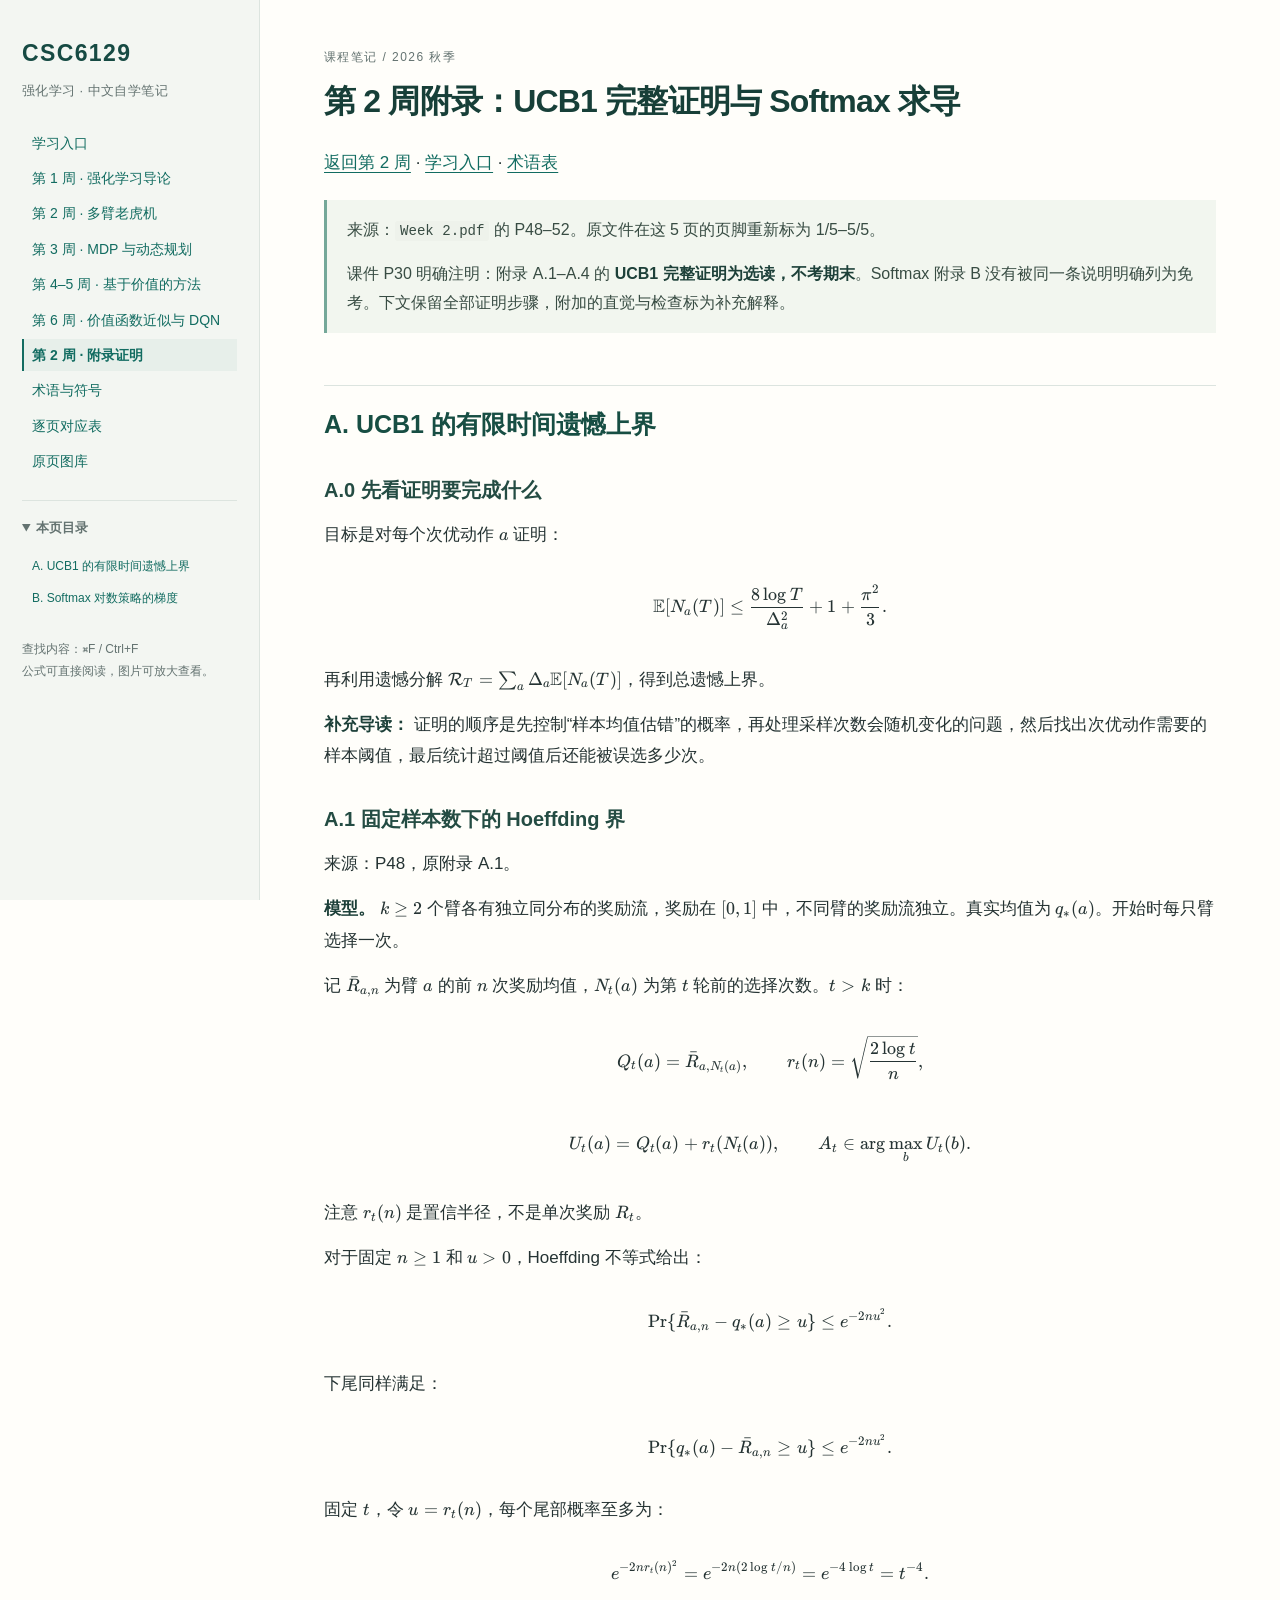
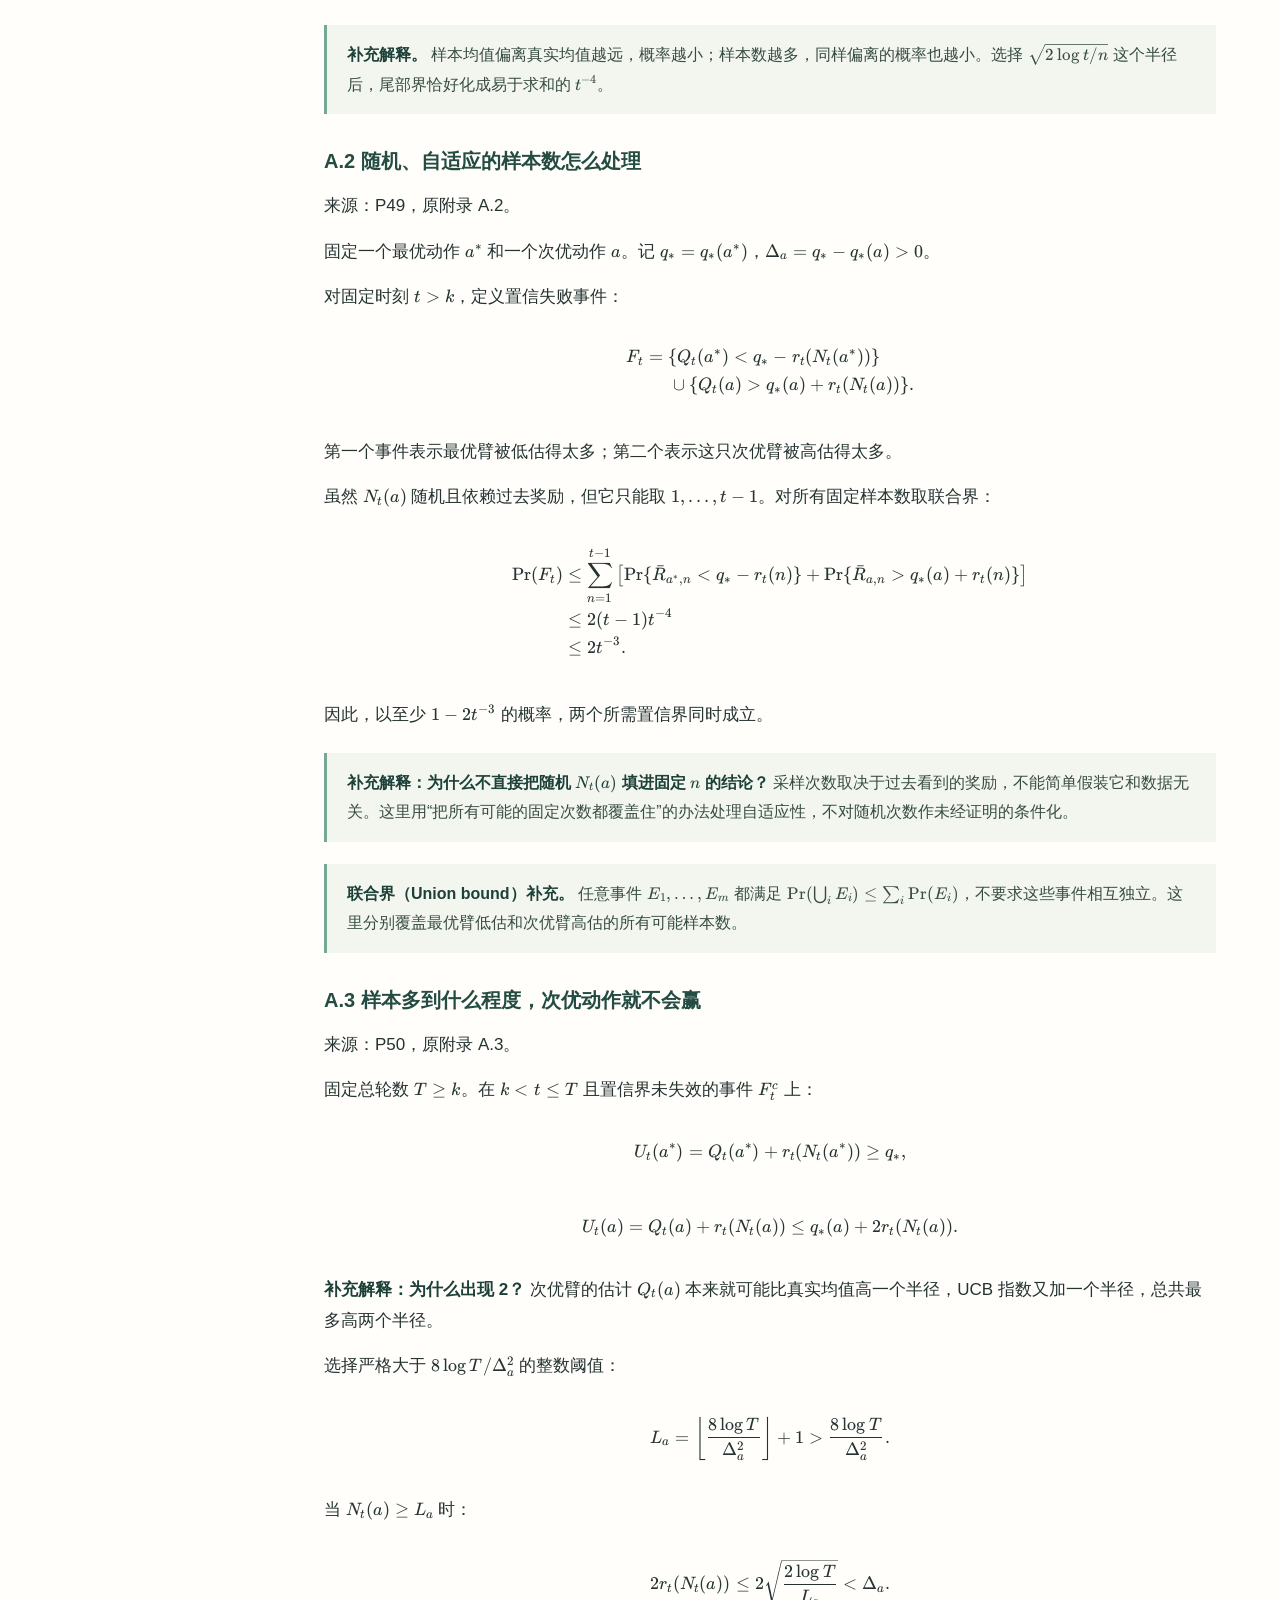
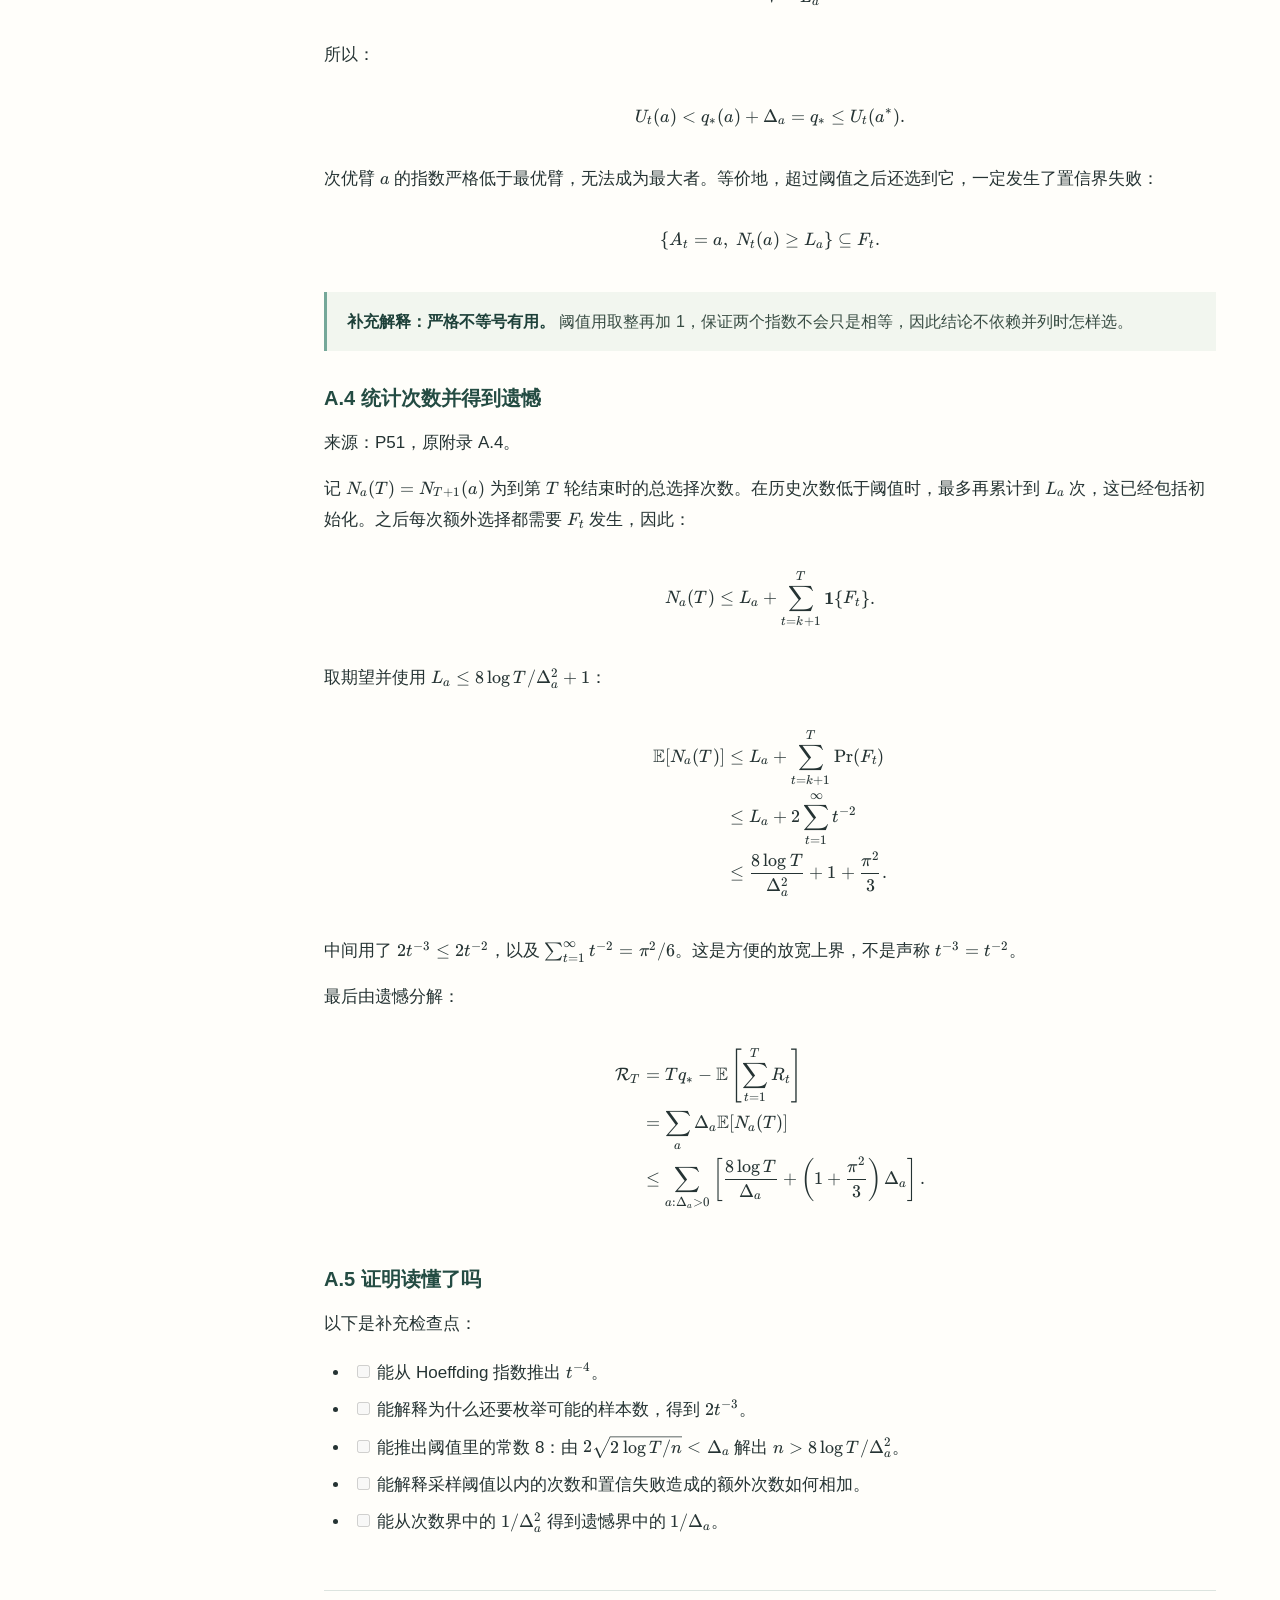
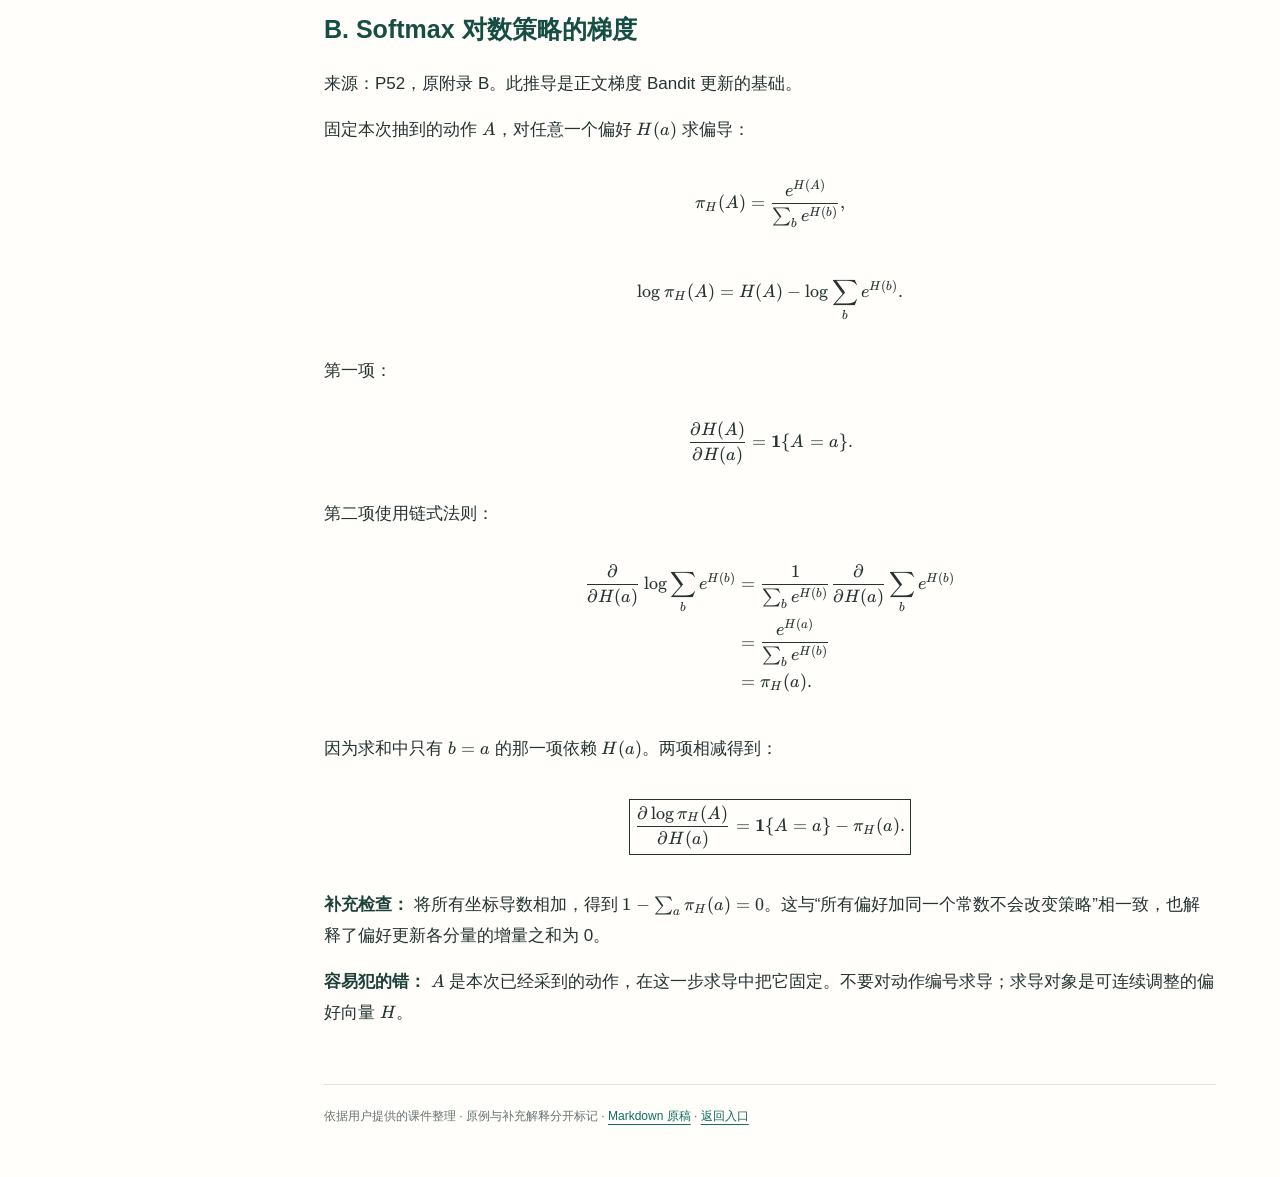
<file: notes/week02-appendix.html>
<!doctype html>
<html lang="zh-CN"><head><meta charset="utf-8"><meta name="viewport" content="width=device-width, initial-scale=1">
<meta name="description" content="CSC6129 强化学习中文自学笔记，保留原例、公式与推导。">
<title>第 2 周 · 附录证明 · 强化学习自学笔记</title>
<link rel="stylesheet" href="vendor/katex/dist/katex.min.css"><link rel="stylesheet" href="reader.css">
</head><body>
<a class="skip" href="#content">跳到正文</a>
<aside class="sidebar"><div class="brand">CSC6129<span>强化学习 · 中文自学笔记</span></div>
<nav aria-label="章节导航"><a  href="index.html">学习入口</a>
<a  href="week01.html">第 1 周 · 强化学习导论</a>
<a  href="week02.html">第 2 周 · 多臂老虎机</a>
<a  href="week03.html">第 3 周 · MDP 与动态规划</a>
<a  href="week04-05.html">第 4–5 周 · 基于价值的方法</a>
<a  href="week06.html">第 6 周 · 价值函数近似与 DQN</a>
<a aria-current="page" href="week02-appendix.html">第 2 周 · 附录证明</a>
<a  href="glossary.html">术语与符号</a>
<a  href="coverage.html">逐页对应表</a>
<a  href="source-pages.html">原页图库</a></nav>
<details class="page-toc" open><summary>本页目录</summary><nav aria-label="本页目录"><a href="#heading-1">A. UCB1 的有限时间遗憾上界</a>
<a href="#heading-8">B. Softmax 对数策略的梯度</a></nav></details>
<p class="reader-tip">查找内容：⌘F / Ctrl+F<br>公式可直接阅读，图片可放大查看。</p></aside>
<main id="content"><div class="eyebrow">课程笔记 / 2026 秋季</div><article><h1>第 2 周附录：UCB1 完整证明与 Softmax 求导</h1>
<p><a href="week02.html">返回第 2 周</a> · <a href="index.html">学习入口</a> · <a href="glossary.html">术语表</a></p>
<blockquote>
<p>来源：<code>Week 2.pdf</code> 的 P48–52。原文件在这 5 页的页脚重新标为 1/5–5/5。</p>
<p>课件 P30 明确注明：附录 A.1–A.4 的 <strong>UCB1 完整证明为选读，不考期末</strong>。Softmax 附录 B 没有被同一条说明明确列为免考。下文保留全部证明步骤，附加的直觉与检查标为补充解释。</p>
</blockquote>
<p><a id="ucb-proof"></a></p>
<h2 id="heading-1">A. UCB1 的有限时间遗憾上界</h2>
<h3 id="heading-2">A.0 先看证明要完成什么</h3>
<p>目标是对每个次优动作 <span class="katex"><span class="katex-mathml"><math xmlns="http://www.w3.org/1998/Math/MathML"><semantics><mrow><mi>a</mi></mrow><annotation encoding="application/x-tex">a</annotation></semantics></math></span><span class="katex-html" aria-hidden="true"><span class="base"><span class="strut" style="height:0.4306em;"></span><span class="mord mathnormal">a</span></span></span></span> 证明：</p>
<div class="equation"><span class="katex-display"><span class="katex"><span class="katex-mathml"><math xmlns="http://www.w3.org/1998/Math/MathML" display="block"><semantics><mrow><mi mathvariant="double-struck">E</mi><mo stretchy="false">[</mo><msub><mi>N</mi><mi>a</mi></msub><mo stretchy="false">(</mo><mi>T</mi><mo stretchy="false">)</mo><mo stretchy="false">]</mo><mo>≤</mo><mfrac><mrow><mn>8</mn><mi>log</mi><mo>⁡</mo><mi>T</mi></mrow><msubsup><mi mathvariant="normal">Δ</mi><mi>a</mi><mn>2</mn></msubsup></mfrac><mo>+</mo><mn>1</mn><mo>+</mo><mfrac><msup><mi>π</mi><mn>2</mn></msup><mn>3</mn></mfrac><mi mathvariant="normal">.</mi></mrow><annotation encoding="application/x-tex">\mathbb E[N_a(T)]\le\frac{8\log T}{\Delta_a^2}+1+\frac{\pi^2}{3}.</annotation></semantics></math></span><span class="katex-html" aria-hidden="true"><span class="base"><span class="strut" style="height:1em;vertical-align:-0.25em;"></span><span class="mord mathbb">E</span><span class="mopen">[</span><span class="mord"><span class="mord mathnormal" style="margin-right:0.10903em;">N</span><span class="msupsub"><span class="vlist-t vlist-t2"><span class="vlist-r"><span class="vlist" style="height:0.1514em;"><span style="top:-2.55em;margin-left:-0.109em;margin-right:0.05em;"><span class="pstrut" style="height:2.7em;"></span><span class="sizing reset-size6 size3 mtight"><span class="mord mathnormal mtight">a</span></span></span></span><span class="vlist-s">​</span></span><span class="vlist-r"><span class="vlist" style="height:0.15em;"><span></span></span></span></span></span></span><span class="mopen">(</span><span class="mord mathnormal" style="margin-right:0.13889em;">T</span><span class="mclose">)]</span><span class="mspace" style="margin-right:0.2778em;"></span><span class="mrel">≤</span><span class="mspace" style="margin-right:0.2778em;"></span></span><span class="base"><span class="strut" style="height:2.3044em;vertical-align:-0.933em;"></span><span class="mord"><span class="mopen nulldelimiter"></span><span class="mfrac"><span class="vlist-t vlist-t2"><span class="vlist-r"><span class="vlist" style="height:1.3714em;"><span style="top:-2.314em;"><span class="pstrut" style="height:3em;"></span><span class="mord"><span class="mord"><span class="mord">Δ</span><span class="msupsub"><span class="vlist-t vlist-t2"><span class="vlist-r"><span class="vlist" style="height:0.7401em;"><span style="top:-2.453em;margin-left:0em;margin-right:0.05em;"><span class="pstrut" style="height:2.7em;"></span><span class="sizing reset-size6 size3 mtight"><span class="mord mathnormal mtight">a</span></span></span><span style="top:-2.989em;margin-right:0.05em;"><span class="pstrut" style="height:2.7em;"></span><span class="sizing reset-size6 size3 mtight"><span class="mord mtight">2</span></span></span></span><span class="vlist-s">​</span></span><span class="vlist-r"><span class="vlist" style="height:0.247em;"><span></span></span></span></span></span></span></span></span><span style="top:-3.23em;"><span class="pstrut" style="height:3em;"></span><span class="frac-line" style="border-bottom-width:0.04em;"></span></span><span style="top:-3.677em;"><span class="pstrut" style="height:3em;"></span><span class="mord"><span class="mord">8</span><span class="mspace" style="margin-right:0.1667em;"></span><span class="mop">lo<span style="margin-right:0.01389em;">g</span></span><span class="mspace" style="margin-right:0.1667em;"></span><span class="mord mathnormal" style="margin-right:0.13889em;">T</span></span></span></span><span class="vlist-s">​</span></span><span class="vlist-r"><span class="vlist" style="height:0.933em;"><span></span></span></span></span></span><span class="mclose nulldelimiter"></span></span><span class="mspace" style="margin-right:0.2222em;"></span><span class="mbin">+</span><span class="mspace" style="margin-right:0.2222em;"></span></span><span class="base"><span class="strut" style="height:0.7278em;vertical-align:-0.0833em;"></span><span class="mord">1</span><span class="mspace" style="margin-right:0.2222em;"></span><span class="mbin">+</span><span class="mspace" style="margin-right:0.2222em;"></span></span><span class="base"><span class="strut" style="height:2.1771em;vertical-align:-0.686em;"></span><span class="mord"><span class="mopen nulldelimiter"></span><span class="mfrac"><span class="vlist-t vlist-t2"><span class="vlist-r"><span class="vlist" style="height:1.4911em;"><span style="top:-2.314em;"><span class="pstrut" style="height:3em;"></span><span class="mord"><span class="mord">3</span></span></span><span style="top:-3.23em;"><span class="pstrut" style="height:3em;"></span><span class="frac-line" style="border-bottom-width:0.04em;"></span></span><span style="top:-3.677em;"><span class="pstrut" style="height:3em;"></span><span class="mord"><span class="mord"><span class="mord mathnormal" style="margin-right:0.03588em;">π</span><span class="msupsub"><span class="vlist-t"><span class="vlist-r"><span class="vlist" style="height:0.8141em;"><span style="top:-3.063em;margin-right:0.05em;"><span class="pstrut" style="height:2.7em;"></span><span class="sizing reset-size6 size3 mtight"><span class="mord mtight">2</span></span></span></span></span></span></span></span></span></span></span><span class="vlist-s">​</span></span><span class="vlist-r"><span class="vlist" style="height:0.686em;"><span></span></span></span></span></span><span class="mclose nulldelimiter"></span></span><span class="mord">.</span></span></span></span></span></div>
<p>再利用遗憾分解 <span class="katex"><span class="katex-mathml"><math xmlns="http://www.w3.org/1998/Math/MathML"><semantics><mrow><msub><mi mathvariant="script">R</mi><mi>T</mi></msub><mo>=</mo><msub><mo>∑</mo><mi>a</mi></msub><msub><mi mathvariant="normal">Δ</mi><mi>a</mi></msub><mi mathvariant="double-struck">E</mi><mo stretchy="false">[</mo><msub><mi>N</mi><mi>a</mi></msub><mo stretchy="false">(</mo><mi>T</mi><mo stretchy="false">)</mo><mo stretchy="false">]</mo></mrow><annotation encoding="application/x-tex">\mathcal R_T=\sum_a\Delta_a\mathbb E[N_a(T)]</annotation></semantics></math></span><span class="katex-html" aria-hidden="true"><span class="base"><span class="strut" style="height:0.8333em;vertical-align:-0.15em;"></span><span class="mord"><span class="mord mathcal">R</span><span class="msupsub"><span class="vlist-t vlist-t2"><span class="vlist-r"><span class="vlist" style="height:0.3283em;"><span style="top:-2.55em;margin-left:0em;margin-right:0.05em;"><span class="pstrut" style="height:2.7em;"></span><span class="sizing reset-size6 size3 mtight"><span class="mord mathnormal mtight" style="margin-right:0.13889em;">T</span></span></span></span><span class="vlist-s">​</span></span><span class="vlist-r"><span class="vlist" style="height:0.15em;"><span></span></span></span></span></span></span><span class="mspace" style="margin-right:0.2778em;"></span><span class="mrel">=</span><span class="mspace" style="margin-right:0.2778em;"></span></span><span class="base"><span class="strut" style="height:1.0497em;vertical-align:-0.2997em;"></span><span class="mop"><span class="mop op-symbol small-op" style="position:relative;top:0em;">∑</span><span class="msupsub"><span class="vlist-t vlist-t2"><span class="vlist-r"><span class="vlist" style="height:0.0017em;"><span style="top:-2.4003em;margin-left:0em;margin-right:0.05em;"><span class="pstrut" style="height:2.7em;"></span><span class="sizing reset-size6 size3 mtight"><span class="mord mathnormal mtight">a</span></span></span></span><span class="vlist-s">​</span></span><span class="vlist-r"><span class="vlist" style="height:0.2997em;"><span></span></span></span></span></span></span><span class="mspace" style="margin-right:0.1667em;"></span><span class="mord"><span class="mord">Δ</span><span class="msupsub"><span class="vlist-t vlist-t2"><span class="vlist-r"><span class="vlist" style="height:0.1514em;"><span style="top:-2.55em;margin-left:0em;margin-right:0.05em;"><span class="pstrut" style="height:2.7em;"></span><span class="sizing reset-size6 size3 mtight"><span class="mord mathnormal mtight">a</span></span></span></span><span class="vlist-s">​</span></span><span class="vlist-r"><span class="vlist" style="height:0.15em;"><span></span></span></span></span></span></span><span class="mord mathbb">E</span><span class="mopen">[</span><span class="mord"><span class="mord mathnormal" style="margin-right:0.10903em;">N</span><span class="msupsub"><span class="vlist-t vlist-t2"><span class="vlist-r"><span class="vlist" style="height:0.1514em;"><span style="top:-2.55em;margin-left:-0.109em;margin-right:0.05em;"><span class="pstrut" style="height:2.7em;"></span><span class="sizing reset-size6 size3 mtight"><span class="mord mathnormal mtight">a</span></span></span></span><span class="vlist-s">​</span></span><span class="vlist-r"><span class="vlist" style="height:0.15em;"><span></span></span></span></span></span></span><span class="mopen">(</span><span class="mord mathnormal" style="margin-right:0.13889em;">T</span><span class="mclose">)]</span></span></span></span>，得到总遗憾上界。</p>
<p><strong>补充导读：</strong> 证明的顺序是先控制“样本均值估错”的概率，再处理采样次数会随机变化的问题，然后找出次优动作需要的样本阈值，最后统计超过阈值后还能被误选多少次。</p>
<h3 id="heading-3">A.1 固定样本数下的 Hoeffding 界</h3>
<p>来源：P48，原附录 A.1。</p>
<p><strong>模型。</strong> <span class="katex"><span class="katex-mathml"><math xmlns="http://www.w3.org/1998/Math/MathML"><semantics><mrow><mi>k</mi><mo>≥</mo><mn>2</mn></mrow><annotation encoding="application/x-tex">k\ge2</annotation></semantics></math></span><span class="katex-html" aria-hidden="true"><span class="base"><span class="strut" style="height:0.8304em;vertical-align:-0.136em;"></span><span class="mord mathnormal" style="margin-right:0.03148em;">k</span><span class="mspace" style="margin-right:0.2778em;"></span><span class="mrel">≥</span><span class="mspace" style="margin-right:0.2778em;"></span></span><span class="base"><span class="strut" style="height:0.6444em;"></span><span class="mord">2</span></span></span></span> 个臂各有独立同分布的奖励流，奖励在 <span class="katex"><span class="katex-mathml"><math xmlns="http://www.w3.org/1998/Math/MathML"><semantics><mrow><mo stretchy="false">[</mo><mn>0</mn><mo separator="true">,</mo><mn>1</mn><mo stretchy="false">]</mo></mrow><annotation encoding="application/x-tex">[0,1]</annotation></semantics></math></span><span class="katex-html" aria-hidden="true"><span class="base"><span class="strut" style="height:1em;vertical-align:-0.25em;"></span><span class="mopen">[</span><span class="mord">0</span><span class="mpunct">,</span><span class="mspace" style="margin-right:0.1667em;"></span><span class="mord">1</span><span class="mclose">]</span></span></span></span> 中，不同臂的奖励流独立。真实均值为 <span class="katex"><span class="katex-mathml"><math xmlns="http://www.w3.org/1998/Math/MathML"><semantics><mrow><msub><mi>q</mi><mo>∗</mo></msub><mo stretchy="false">(</mo><mi>a</mi><mo stretchy="false">)</mo></mrow><annotation encoding="application/x-tex">q_*(a)</annotation></semantics></math></span><span class="katex-html" aria-hidden="true"><span class="base"><span class="strut" style="height:1em;vertical-align:-0.25em;"></span><span class="mord"><span class="mord mathnormal" style="margin-right:0.03588em;">q</span><span class="msupsub"><span class="vlist-t vlist-t2"><span class="vlist-r"><span class="vlist" style="height:0.1757em;"><span style="top:-2.55em;margin-left:-0.0359em;margin-right:0.05em;"><span class="pstrut" style="height:2.7em;"></span><span class="sizing reset-size6 size3 mtight"><span class="mbin mtight">∗</span></span></span></span><span class="vlist-s">​</span></span><span class="vlist-r"><span class="vlist" style="height:0.15em;"><span></span></span></span></span></span></span><span class="mopen">(</span><span class="mord mathnormal">a</span><span class="mclose">)</span></span></span></span>。开始时每只臂选择一次。</p>
<p>记 <span class="katex"><span class="katex-mathml"><math xmlns="http://www.w3.org/1998/Math/MathML"><semantics><mrow><msub><mover accent="true"><mi>R</mi><mo>ˉ</mo></mover><mrow><mi>a</mi><mo separator="true">,</mo><mi>n</mi></mrow></msub></mrow><annotation encoding="application/x-tex">\bar R_{a,n}</annotation></semantics></math></span><span class="katex-html" aria-hidden="true"><span class="base"><span class="strut" style="height:1.1062em;vertical-align:-0.2861em;"></span><span class="mord"><span class="mord accent"><span class="vlist-t"><span class="vlist-r"><span class="vlist" style="height:0.8201em;"><span style="top:-3em;"><span class="pstrut" style="height:3em;"></span><span class="mord mathnormal" style="margin-right:0.00773em;">R</span></span><span style="top:-3.2523em;"><span class="pstrut" style="height:3em;"></span><span class="accent-body" style="left:-0.1667em;"><span class="mord">ˉ</span></span></span></span></span></span></span><span class="msupsub"><span class="vlist-t vlist-t2"><span class="vlist-r"><span class="vlist" style="height:0.1514em;"><span style="top:-2.55em;margin-left:-0.0077em;margin-right:0.05em;"><span class="pstrut" style="height:2.7em;"></span><span class="sizing reset-size6 size3 mtight"><span class="mord mtight"><span class="mord mathnormal mtight">a</span><span class="mpunct mtight">,</span><span class="mord mathnormal mtight">n</span></span></span></span></span><span class="vlist-s">​</span></span><span class="vlist-r"><span class="vlist" style="height:0.2861em;"><span></span></span></span></span></span></span></span></span></span> 为臂 <span class="katex"><span class="katex-mathml"><math xmlns="http://www.w3.org/1998/Math/MathML"><semantics><mrow><mi>a</mi></mrow><annotation encoding="application/x-tex">a</annotation></semantics></math></span><span class="katex-html" aria-hidden="true"><span class="base"><span class="strut" style="height:0.4306em;"></span><span class="mord mathnormal">a</span></span></span></span> 的前 <span class="katex"><span class="katex-mathml"><math xmlns="http://www.w3.org/1998/Math/MathML"><semantics><mrow><mi>n</mi></mrow><annotation encoding="application/x-tex">n</annotation></semantics></math></span><span class="katex-html" aria-hidden="true"><span class="base"><span class="strut" style="height:0.4306em;"></span><span class="mord mathnormal">n</span></span></span></span> 次奖励均值，<span class="katex"><span class="katex-mathml"><math xmlns="http://www.w3.org/1998/Math/MathML"><semantics><mrow><msub><mi>N</mi><mi>t</mi></msub><mo stretchy="false">(</mo><mi>a</mi><mo stretchy="false">)</mo></mrow><annotation encoding="application/x-tex">N_t(a)</annotation></semantics></math></span><span class="katex-html" aria-hidden="true"><span class="base"><span class="strut" style="height:1em;vertical-align:-0.25em;"></span><span class="mord"><span class="mord mathnormal" style="margin-right:0.10903em;">N</span><span class="msupsub"><span class="vlist-t vlist-t2"><span class="vlist-r"><span class="vlist" style="height:0.2806em;"><span style="top:-2.55em;margin-left:-0.109em;margin-right:0.05em;"><span class="pstrut" style="height:2.7em;"></span><span class="sizing reset-size6 size3 mtight"><span class="mord mathnormal mtight">t</span></span></span></span><span class="vlist-s">​</span></span><span class="vlist-r"><span class="vlist" style="height:0.15em;"><span></span></span></span></span></span></span><span class="mopen">(</span><span class="mord mathnormal">a</span><span class="mclose">)</span></span></span></span> 为第 <span class="katex"><span class="katex-mathml"><math xmlns="http://www.w3.org/1998/Math/MathML"><semantics><mrow><mi>t</mi></mrow><annotation encoding="application/x-tex">t</annotation></semantics></math></span><span class="katex-html" aria-hidden="true"><span class="base"><span class="strut" style="height:0.6151em;"></span><span class="mord mathnormal">t</span></span></span></span> 轮前的选择次数。<span class="katex"><span class="katex-mathml"><math xmlns="http://www.w3.org/1998/Math/MathML"><semantics><mrow><mi>t</mi><mo>&gt;</mo><mi>k</mi></mrow><annotation encoding="application/x-tex">t&gt;k</annotation></semantics></math></span><span class="katex-html" aria-hidden="true"><span class="base"><span class="strut" style="height:0.6542em;vertical-align:-0.0391em;"></span><span class="mord mathnormal">t</span><span class="mspace" style="margin-right:0.2778em;"></span><span class="mrel">&gt;</span><span class="mspace" style="margin-right:0.2778em;"></span></span><span class="base"><span class="strut" style="height:0.6944em;"></span><span class="mord mathnormal" style="margin-right:0.03148em;">k</span></span></span></span> 时：</p>
<div class="equation"><span class="katex-display"><span class="katex"><span class="katex-mathml"><math xmlns="http://www.w3.org/1998/Math/MathML" display="block"><semantics><mrow><msub><mi>Q</mi><mi>t</mi></msub><mo stretchy="false">(</mo><mi>a</mi><mo stretchy="false">)</mo><mo>=</mo><msub><mover accent="true"><mi>R</mi><mo>ˉ</mo></mover><mrow><mi>a</mi><mo separator="true">,</mo><msub><mi>N</mi><mi>t</mi></msub><mo stretchy="false">(</mo><mi>a</mi><mo stretchy="false">)</mo></mrow></msub><mo separator="true">,</mo><mspace width="2em"/><msub><mi>r</mi><mi>t</mi></msub><mo stretchy="false">(</mo><mi>n</mi><mo stretchy="false">)</mo><mo>=</mo><msqrt><mfrac><mrow><mn>2</mn><mi>log</mi><mo>⁡</mo><mi>t</mi></mrow><mi>n</mi></mfrac></msqrt><mo separator="true">,</mo></mrow><annotation encoding="application/x-tex">Q_t(a)=\bar R_{a,N_t(a)},\qquad r_t(n)=\sqrt{\frac{2\log t}{n}},</annotation></semantics></math></span><span class="katex-html" aria-hidden="true"><span class="base"><span class="strut" style="height:1em;vertical-align:-0.25em;"></span><span class="mord"><span class="mord mathnormal">Q</span><span class="msupsub"><span class="vlist-t vlist-t2"><span class="vlist-r"><span class="vlist" style="height:0.2806em;"><span style="top:-2.55em;margin-left:0em;margin-right:0.05em;"><span class="pstrut" style="height:2.7em;"></span><span class="sizing reset-size6 size3 mtight"><span class="mord mathnormal mtight">t</span></span></span></span><span class="vlist-s">​</span></span><span class="vlist-r"><span class="vlist" style="height:0.15em;"><span></span></span></span></span></span></span><span class="mopen">(</span><span class="mord mathnormal">a</span><span class="mclose">)</span><span class="mspace" style="margin-right:0.2778em;"></span><span class="mrel">=</span><span class="mspace" style="margin-right:0.2778em;"></span></span><span class="base"><span class="strut" style="height:1.1753em;vertical-align:-0.3552em;"></span><span class="mord"><span class="mord accent"><span class="vlist-t"><span class="vlist-r"><span class="vlist" style="height:0.8201em;"><span style="top:-3em;"><span class="pstrut" style="height:3em;"></span><span class="mord mathnormal" style="margin-right:0.00773em;">R</span></span><span style="top:-3.2523em;"><span class="pstrut" style="height:3em;"></span><span class="accent-body" style="left:-0.1667em;"><span class="mord">ˉ</span></span></span></span></span></span></span><span class="msupsub"><span class="vlist-t vlist-t2"><span class="vlist-r"><span class="vlist" style="height:0.3448em;"><span style="top:-2.5198em;margin-left:-0.0077em;margin-right:0.05em;"><span class="pstrut" style="height:2.7em;"></span><span class="sizing reset-size6 size3 mtight"><span class="mord mtight"><span class="mord mathnormal mtight">a</span><span class="mpunct mtight">,</span><span class="mord mtight"><span class="mord mathnormal mtight" style="margin-right:0.10903em;">N</span><span class="msupsub"><span class="vlist-t vlist-t2"><span class="vlist-r"><span class="vlist" style="height:0.2963em;"><span style="top:-2.357em;margin-left:-0.109em;margin-right:0.0714em;"><span class="pstrut" style="height:2.5em;"></span><span class="sizing reset-size3 size1 mtight"><span class="mord mathnormal mtight">t</span></span></span></span><span class="vlist-s">​</span></span><span class="vlist-r"><span class="vlist" style="height:0.143em;"><span></span></span></span></span></span></span><span class="mopen mtight">(</span><span class="mord mathnormal mtight">a</span><span class="mclose mtight">)</span></span></span></span></span><span class="vlist-s">​</span></span><span class="vlist-r"><span class="vlist" style="height:0.3552em;"><span></span></span></span></span></span></span><span class="mpunct">,</span><span class="mspace" style="margin-right:2em;"></span><span class="mspace" style="margin-right:0.1667em;"></span><span class="mord"><span class="mord mathnormal" style="margin-right:0.02778em;">r</span><span class="msupsub"><span class="vlist-t vlist-t2"><span class="vlist-r"><span class="vlist" style="height:0.2806em;"><span style="top:-2.55em;margin-left:-0.0278em;margin-right:0.05em;"><span class="pstrut" style="height:2.7em;"></span><span class="sizing reset-size6 size3 mtight"><span class="mord mathnormal mtight">t</span></span></span></span><span class="vlist-s">​</span></span><span class="vlist-r"><span class="vlist" style="height:0.15em;"><span></span></span></span></span></span></span><span class="mopen">(</span><span class="mord mathnormal">n</span><span class="mclose">)</span><span class="mspace" style="margin-right:0.2778em;"></span><span class="mrel">=</span><span class="mspace" style="margin-right:0.2778em;"></span></span><span class="base"><span class="strut" style="height:2.44em;vertical-align:-0.7634em;"></span><span class="mord sqrt"><span class="vlist-t vlist-t2"><span class="vlist-r"><span class="vlist" style="height:1.6766em;"><span class="svg-align" style="top:-4.4em;"><span class="pstrut" style="height:4.4em;"></span><span class="mord" style="padding-left:1em;"><span class="mord"><span class="mopen nulldelimiter"></span><span class="mfrac"><span class="vlist-t vlist-t2"><span class="vlist-r"><span class="vlist" style="height:1.3714em;"><span style="top:-2.314em;"><span class="pstrut" style="height:3em;"></span><span class="mord"><span class="mord mathnormal">n</span></span></span><span style="top:-3.23em;"><span class="pstrut" style="height:3em;"></span><span class="frac-line" style="border-bottom-width:0.04em;"></span></span><span style="top:-3.677em;"><span class="pstrut" style="height:3em;"></span><span class="mord"><span class="mord">2</span><span class="mspace" style="margin-right:0.1667em;"></span><span class="mop">lo<span style="margin-right:0.01389em;">g</span></span><span class="mspace" style="margin-right:0.1667em;"></span><span class="mord mathnormal">t</span></span></span></span><span class="vlist-s">​</span></span><span class="vlist-r"><span class="vlist" style="height:0.686em;"><span></span></span></span></span></span><span class="mclose nulldelimiter"></span></span></span></span><span style="top:-3.6366em;"><span class="pstrut" style="height:4.4em;"></span><span class="hide-tail" style="min-width:1.02em;height:2.48em;"><svg xmlns="http://www.w3.org/2000/svg" width="400em" height="2.48em" viewBox="0 0 400000 2592" preserveAspectRatio="xMinYMin slice"><path d="M424,2478
c-1.3,-0.7,-38.5,-172,-111.5,-514c-73,-342,-109.8,-513.3,-110.5,-514
c0,-2,-10.7,14.3,-32,49c-4.7,7.3,-9.8,15.7,-15.5,25c-5.7,9.3,-9.8,16,-12.5,20
s-5,7,-5,7c-4,-3.3,-8.3,-7.7,-13,-13s-13,-13,-13,-13s76,-122,76,-122s77,-121,77,-121
s209,968,209,968c0,-2,84.7,-361.7,254,-1079c169.3,-717.3,254.7,-1077.7,256,-1081
l0 -0c4,-6.7,10,-10,18,-10 H400000
v40H1014.6
s-87.3,378.7,-272.6,1166c-185.3,787.3,-279.3,1182.3,-282,1185
c-2,6,-10,9,-24,9
c-8,0,-12,-0.7,-12,-2z M1001 80
h400000v40h-400000z"/></svg></span></span></span><span class="vlist-s">​</span></span><span class="vlist-r"><span class="vlist" style="height:0.7634em;"><span></span></span></span></span></span><span class="mpunct">,</span></span></span></span></span></div>
<div class="equation"><span class="katex-display"><span class="katex"><span class="katex-mathml"><math xmlns="http://www.w3.org/1998/Math/MathML" display="block"><semantics><mrow><msub><mi>U</mi><mi>t</mi></msub><mo stretchy="false">(</mo><mi>a</mi><mo stretchy="false">)</mo><mo>=</mo><msub><mi>Q</mi><mi>t</mi></msub><mo stretchy="false">(</mo><mi>a</mi><mo stretchy="false">)</mo><mo>+</mo><msub><mi>r</mi><mi>t</mi></msub><mo stretchy="false">(</mo><msub><mi>N</mi><mi>t</mi></msub><mo stretchy="false">(</mo><mi>a</mi><mo stretchy="false">)</mo><mo stretchy="false">)</mo><mo separator="true">,</mo><mspace width="2em"/><msub><mi>A</mi><mi>t</mi></msub><mo>∈</mo><mi>arg</mi><mo>⁡</mo><munder><mrow><mi>max</mi><mo>⁡</mo></mrow><mi>b</mi></munder><msub><mi>U</mi><mi>t</mi></msub><mo stretchy="false">(</mo><mi>b</mi><mo stretchy="false">)</mo><mi mathvariant="normal">.</mi></mrow><annotation encoding="application/x-tex">U_t(a)=Q_t(a)+r_t(N_t(a)),\qquad A_t\in\arg\max_b U_t(b).</annotation></semantics></math></span><span class="katex-html" aria-hidden="true"><span class="base"><span class="strut" style="height:1em;vertical-align:-0.25em;"></span><span class="mord"><span class="mord mathnormal" style="margin-right:0.10903em;">U</span><span class="msupsub"><span class="vlist-t vlist-t2"><span class="vlist-r"><span class="vlist" style="height:0.2806em;"><span style="top:-2.55em;margin-left:-0.109em;margin-right:0.05em;"><span class="pstrut" style="height:2.7em;"></span><span class="sizing reset-size6 size3 mtight"><span class="mord mathnormal mtight">t</span></span></span></span><span class="vlist-s">​</span></span><span class="vlist-r"><span class="vlist" style="height:0.15em;"><span></span></span></span></span></span></span><span class="mopen">(</span><span class="mord mathnormal">a</span><span class="mclose">)</span><span class="mspace" style="margin-right:0.2778em;"></span><span class="mrel">=</span><span class="mspace" style="margin-right:0.2778em;"></span></span><span class="base"><span class="strut" style="height:1em;vertical-align:-0.25em;"></span><span class="mord"><span class="mord mathnormal">Q</span><span class="msupsub"><span class="vlist-t vlist-t2"><span class="vlist-r"><span class="vlist" style="height:0.2806em;"><span style="top:-2.55em;margin-left:0em;margin-right:0.05em;"><span class="pstrut" style="height:2.7em;"></span><span class="sizing reset-size6 size3 mtight"><span class="mord mathnormal mtight">t</span></span></span></span><span class="vlist-s">​</span></span><span class="vlist-r"><span class="vlist" style="height:0.15em;"><span></span></span></span></span></span></span><span class="mopen">(</span><span class="mord mathnormal">a</span><span class="mclose">)</span><span class="mspace" style="margin-right:0.2222em;"></span><span class="mbin">+</span><span class="mspace" style="margin-right:0.2222em;"></span></span><span class="base"><span class="strut" style="height:1em;vertical-align:-0.25em;"></span><span class="mord"><span class="mord mathnormal" style="margin-right:0.02778em;">r</span><span class="msupsub"><span class="vlist-t vlist-t2"><span class="vlist-r"><span class="vlist" style="height:0.2806em;"><span style="top:-2.55em;margin-left:-0.0278em;margin-right:0.05em;"><span class="pstrut" style="height:2.7em;"></span><span class="sizing reset-size6 size3 mtight"><span class="mord mathnormal mtight">t</span></span></span></span><span class="vlist-s">​</span></span><span class="vlist-r"><span class="vlist" style="height:0.15em;"><span></span></span></span></span></span></span><span class="mopen">(</span><span class="mord"><span class="mord mathnormal" style="margin-right:0.10903em;">N</span><span class="msupsub"><span class="vlist-t vlist-t2"><span class="vlist-r"><span class="vlist" style="height:0.2806em;"><span style="top:-2.55em;margin-left:-0.109em;margin-right:0.05em;"><span class="pstrut" style="height:2.7em;"></span><span class="sizing reset-size6 size3 mtight"><span class="mord mathnormal mtight">t</span></span></span></span><span class="vlist-s">​</span></span><span class="vlist-r"><span class="vlist" style="height:0.15em;"><span></span></span></span></span></span></span><span class="mopen">(</span><span class="mord mathnormal">a</span><span class="mclose">))</span><span class="mpunct">,</span><span class="mspace" style="margin-right:2em;"></span><span class="mspace" style="margin-right:0.1667em;"></span><span class="mord"><span class="mord mathnormal">A</span><span class="msupsub"><span class="vlist-t vlist-t2"><span class="vlist-r"><span class="vlist" style="height:0.2806em;"><span style="top:-2.55em;margin-left:0em;margin-right:0.05em;"><span class="pstrut" style="height:2.7em;"></span><span class="sizing reset-size6 size3 mtight"><span class="mord mathnormal mtight">t</span></span></span></span><span class="vlist-s">​</span></span><span class="vlist-r"><span class="vlist" style="height:0.15em;"><span></span></span></span></span></span></span><span class="mspace" style="margin-right:0.2778em;"></span><span class="mrel">∈</span><span class="mspace" style="margin-right:0.2778em;"></span></span><span class="base"><span class="strut" style="height:1.5021em;vertical-align:-0.7521em;"></span><span class="mop">ar<span style="margin-right:0.01389em;">g</span></span><span class="mspace" style="margin-right:0.1667em;"></span><span class="mop op-limits"><span class="vlist-t vlist-t2"><span class="vlist-r"><span class="vlist" style="height:0.4306em;"><span style="top:-2.3479em;margin-left:0em;"><span class="pstrut" style="height:3em;"></span><span class="sizing reset-size6 size3 mtight"><span class="mord mathnormal mtight">b</span></span></span><span style="top:-3em;"><span class="pstrut" style="height:3em;"></span><span><span class="mop">max</span></span></span></span><span class="vlist-s">​</span></span><span class="vlist-r"><span class="vlist" style="height:0.7521em;"><span></span></span></span></span></span><span class="mspace" style="margin-right:0.1667em;"></span><span class="mord"><span class="mord mathnormal" style="margin-right:0.10903em;">U</span><span class="msupsub"><span class="vlist-t vlist-t2"><span class="vlist-r"><span class="vlist" style="height:0.2806em;"><span style="top:-2.55em;margin-left:-0.109em;margin-right:0.05em;"><span class="pstrut" style="height:2.7em;"></span><span class="sizing reset-size6 size3 mtight"><span class="mord mathnormal mtight">t</span></span></span></span><span class="vlist-s">​</span></span><span class="vlist-r"><span class="vlist" style="height:0.15em;"><span></span></span></span></span></span></span><span class="mopen">(</span><span class="mord mathnormal">b</span><span class="mclose">)</span><span class="mord">.</span></span></span></span></span></div>
<p>注意 <span class="katex"><span class="katex-mathml"><math xmlns="http://www.w3.org/1998/Math/MathML"><semantics><mrow><msub><mi>r</mi><mi>t</mi></msub><mo stretchy="false">(</mo><mi>n</mi><mo stretchy="false">)</mo></mrow><annotation encoding="application/x-tex">r_t(n)</annotation></semantics></math></span><span class="katex-html" aria-hidden="true"><span class="base"><span class="strut" style="height:1em;vertical-align:-0.25em;"></span><span class="mord"><span class="mord mathnormal" style="margin-right:0.02778em;">r</span><span class="msupsub"><span class="vlist-t vlist-t2"><span class="vlist-r"><span class="vlist" style="height:0.2806em;"><span style="top:-2.55em;margin-left:-0.0278em;margin-right:0.05em;"><span class="pstrut" style="height:2.7em;"></span><span class="sizing reset-size6 size3 mtight"><span class="mord mathnormal mtight">t</span></span></span></span><span class="vlist-s">​</span></span><span class="vlist-r"><span class="vlist" style="height:0.15em;"><span></span></span></span></span></span></span><span class="mopen">(</span><span class="mord mathnormal">n</span><span class="mclose">)</span></span></span></span> 是置信半径，不是单次奖励 <span class="katex"><span class="katex-mathml"><math xmlns="http://www.w3.org/1998/Math/MathML"><semantics><mrow><msub><mi>R</mi><mi>t</mi></msub></mrow><annotation encoding="application/x-tex">R_t</annotation></semantics></math></span><span class="katex-html" aria-hidden="true"><span class="base"><span class="strut" style="height:0.8333em;vertical-align:-0.15em;"></span><span class="mord"><span class="mord mathnormal" style="margin-right:0.00773em;">R</span><span class="msupsub"><span class="vlist-t vlist-t2"><span class="vlist-r"><span class="vlist" style="height:0.2806em;"><span style="top:-2.55em;margin-left:-0.0077em;margin-right:0.05em;"><span class="pstrut" style="height:2.7em;"></span><span class="sizing reset-size6 size3 mtight"><span class="mord mathnormal mtight">t</span></span></span></span><span class="vlist-s">​</span></span><span class="vlist-r"><span class="vlist" style="height:0.15em;"><span></span></span></span></span></span></span></span></span></span>。</p>
<p>对于固定 <span class="katex"><span class="katex-mathml"><math xmlns="http://www.w3.org/1998/Math/MathML"><semantics><mrow><mi>n</mi><mo>≥</mo><mn>1</mn></mrow><annotation encoding="application/x-tex">n\ge1</annotation></semantics></math></span><span class="katex-html" aria-hidden="true"><span class="base"><span class="strut" style="height:0.7719em;vertical-align:-0.136em;"></span><span class="mord mathnormal">n</span><span class="mspace" style="margin-right:0.2778em;"></span><span class="mrel">≥</span><span class="mspace" style="margin-right:0.2778em;"></span></span><span class="base"><span class="strut" style="height:0.6444em;"></span><span class="mord">1</span></span></span></span> 和 <span class="katex"><span class="katex-mathml"><math xmlns="http://www.w3.org/1998/Math/MathML"><semantics><mrow><mi>u</mi><mo>&gt;</mo><mn>0</mn></mrow><annotation encoding="application/x-tex">u&gt;0</annotation></semantics></math></span><span class="katex-html" aria-hidden="true"><span class="base"><span class="strut" style="height:0.5782em;vertical-align:-0.0391em;"></span><span class="mord mathnormal">u</span><span class="mspace" style="margin-right:0.2778em;"></span><span class="mrel">&gt;</span><span class="mspace" style="margin-right:0.2778em;"></span></span><span class="base"><span class="strut" style="height:0.6444em;"></span><span class="mord">0</span></span></span></span>，Hoeffding 不等式给出：</p>
<div class="equation"><span class="katex-display"><span class="katex"><span class="katex-mathml"><math xmlns="http://www.w3.org/1998/Math/MathML" display="block"><semantics><mrow><mi>Pr</mi><mo>⁡</mo><mo stretchy="false">{</mo><msub><mover accent="true"><mi>R</mi><mo>ˉ</mo></mover><mrow><mi>a</mi><mo separator="true">,</mo><mi>n</mi></mrow></msub><mo>−</mo><msub><mi>q</mi><mo>∗</mo></msub><mo stretchy="false">(</mo><mi>a</mi><mo stretchy="false">)</mo><mo>≥</mo><mi>u</mi><mo stretchy="false">}</mo><mo>≤</mo><msup><mi>e</mi><mrow><mo>−</mo><mn>2</mn><mi>n</mi><msup><mi>u</mi><mn>2</mn></msup></mrow></msup><mi mathvariant="normal">.</mi></mrow><annotation encoding="application/x-tex">\Pr\{\bar R_{a,n}-q_*(a)\ge u\}\le e^{-2nu^2}.</annotation></semantics></math></span><span class="katex-html" aria-hidden="true"><span class="base"><span class="strut" style="height:1.1062em;vertical-align:-0.2861em;"></span><span class="mop">Pr</span><span class="mopen">{</span><span class="mord"><span class="mord accent"><span class="vlist-t"><span class="vlist-r"><span class="vlist" style="height:0.8201em;"><span style="top:-3em;"><span class="pstrut" style="height:3em;"></span><span class="mord mathnormal" style="margin-right:0.00773em;">R</span></span><span style="top:-3.2523em;"><span class="pstrut" style="height:3em;"></span><span class="accent-body" style="left:-0.1667em;"><span class="mord">ˉ</span></span></span></span></span></span></span><span class="msupsub"><span class="vlist-t vlist-t2"><span class="vlist-r"><span class="vlist" style="height:0.1514em;"><span style="top:-2.55em;margin-left:-0.0077em;margin-right:0.05em;"><span class="pstrut" style="height:2.7em;"></span><span class="sizing reset-size6 size3 mtight"><span class="mord mtight"><span class="mord mathnormal mtight">a</span><span class="mpunct mtight">,</span><span class="mord mathnormal mtight">n</span></span></span></span></span><span class="vlist-s">​</span></span><span class="vlist-r"><span class="vlist" style="height:0.2861em;"><span></span></span></span></span></span></span><span class="mspace" style="margin-right:0.2222em;"></span><span class="mbin">−</span><span class="mspace" style="margin-right:0.2222em;"></span></span><span class="base"><span class="strut" style="height:1em;vertical-align:-0.25em;"></span><span class="mord"><span class="mord mathnormal" style="margin-right:0.03588em;">q</span><span class="msupsub"><span class="vlist-t vlist-t2"><span class="vlist-r"><span class="vlist" style="height:0.1757em;"><span style="top:-2.55em;margin-left:-0.0359em;margin-right:0.05em;"><span class="pstrut" style="height:2.7em;"></span><span class="sizing reset-size6 size3 mtight"><span class="mbin mtight">∗</span></span></span></span><span class="vlist-s">​</span></span><span class="vlist-r"><span class="vlist" style="height:0.15em;"><span></span></span></span></span></span></span><span class="mopen">(</span><span class="mord mathnormal">a</span><span class="mclose">)</span><span class="mspace" style="margin-right:0.2778em;"></span><span class="mrel">≥</span><span class="mspace" style="margin-right:0.2778em;"></span></span><span class="base"><span class="strut" style="height:1em;vertical-align:-0.25em;"></span><span class="mord mathnormal">u</span><span class="mclose">}</span><span class="mspace" style="margin-right:0.2778em;"></span><span class="mrel">≤</span><span class="mspace" style="margin-right:0.2778em;"></span></span><span class="base"><span class="strut" style="height:1.0369em;"></span><span class="mord"><span class="mord mathnormal">e</span><span class="msupsub"><span class="vlist-t"><span class="vlist-r"><span class="vlist" style="height:1.0369em;"><span style="top:-3.113em;margin-right:0.05em;"><span class="pstrut" style="height:2.7em;"></span><span class="sizing reset-size6 size3 mtight"><span class="mord mtight"><span class="mord mtight">−</span><span class="mord mtight">2</span><span class="mord mathnormal mtight">n</span><span class="mord mtight"><span class="mord mathnormal mtight">u</span><span class="msupsub"><span class="vlist-t"><span class="vlist-r"><span class="vlist" style="height:0.8913em;"><span style="top:-2.931em;margin-right:0.0714em;"><span class="pstrut" style="height:2.5em;"></span><span class="sizing reset-size3 size1 mtight"><span class="mord mtight">2</span></span></span></span></span></span></span></span></span></span></span></span></span></span></span></span><span class="mord">.</span></span></span></span></span></div>
<p>下尾同样满足：</p>
<div class="equation"><span class="katex-display"><span class="katex"><span class="katex-mathml"><math xmlns="http://www.w3.org/1998/Math/MathML" display="block"><semantics><mrow><mi>Pr</mi><mo>⁡</mo><mo stretchy="false">{</mo><msub><mi>q</mi><mo>∗</mo></msub><mo stretchy="false">(</mo><mi>a</mi><mo stretchy="false">)</mo><mo>−</mo><msub><mover accent="true"><mi>R</mi><mo>ˉ</mo></mover><mrow><mi>a</mi><mo separator="true">,</mo><mi>n</mi></mrow></msub><mo>≥</mo><mi>u</mi><mo stretchy="false">}</mo><mo>≤</mo><msup><mi>e</mi><mrow><mo>−</mo><mn>2</mn><mi>n</mi><msup><mi>u</mi><mn>2</mn></msup></mrow></msup><mi mathvariant="normal">.</mi></mrow><annotation encoding="application/x-tex">\Pr\{q_*(a)-\bar R_{a,n}\ge u\}\le e^{-2nu^2}.</annotation></semantics></math></span><span class="katex-html" aria-hidden="true"><span class="base"><span class="strut" style="height:1em;vertical-align:-0.25em;"></span><span class="mop">Pr</span><span class="mopen">{</span><span class="mord"><span class="mord mathnormal" style="margin-right:0.03588em;">q</span><span class="msupsub"><span class="vlist-t vlist-t2"><span class="vlist-r"><span class="vlist" style="height:0.1757em;"><span style="top:-2.55em;margin-left:-0.0359em;margin-right:0.05em;"><span class="pstrut" style="height:2.7em;"></span><span class="sizing reset-size6 size3 mtight"><span class="mbin mtight">∗</span></span></span></span><span class="vlist-s">​</span></span><span class="vlist-r"><span class="vlist" style="height:0.15em;"><span></span></span></span></span></span></span><span class="mopen">(</span><span class="mord mathnormal">a</span><span class="mclose">)</span><span class="mspace" style="margin-right:0.2222em;"></span><span class="mbin">−</span><span class="mspace" style="margin-right:0.2222em;"></span></span><span class="base"><span class="strut" style="height:1.1062em;vertical-align:-0.2861em;"></span><span class="mord"><span class="mord accent"><span class="vlist-t"><span class="vlist-r"><span class="vlist" style="height:0.8201em;"><span style="top:-3em;"><span class="pstrut" style="height:3em;"></span><span class="mord mathnormal" style="margin-right:0.00773em;">R</span></span><span style="top:-3.2523em;"><span class="pstrut" style="height:3em;"></span><span class="accent-body" style="left:-0.1667em;"><span class="mord">ˉ</span></span></span></span></span></span></span><span class="msupsub"><span class="vlist-t vlist-t2"><span class="vlist-r"><span class="vlist" style="height:0.1514em;"><span style="top:-2.55em;margin-left:-0.0077em;margin-right:0.05em;"><span class="pstrut" style="height:2.7em;"></span><span class="sizing reset-size6 size3 mtight"><span class="mord mtight"><span class="mord mathnormal mtight">a</span><span class="mpunct mtight">,</span><span class="mord mathnormal mtight">n</span></span></span></span></span><span class="vlist-s">​</span></span><span class="vlist-r"><span class="vlist" style="height:0.2861em;"><span></span></span></span></span></span></span><span class="mspace" style="margin-right:0.2778em;"></span><span class="mrel">≥</span><span class="mspace" style="margin-right:0.2778em;"></span></span><span class="base"><span class="strut" style="height:1em;vertical-align:-0.25em;"></span><span class="mord mathnormal">u</span><span class="mclose">}</span><span class="mspace" style="margin-right:0.2778em;"></span><span class="mrel">≤</span><span class="mspace" style="margin-right:0.2778em;"></span></span><span class="base"><span class="strut" style="height:1.0369em;"></span><span class="mord"><span class="mord mathnormal">e</span><span class="msupsub"><span class="vlist-t"><span class="vlist-r"><span class="vlist" style="height:1.0369em;"><span style="top:-3.113em;margin-right:0.05em;"><span class="pstrut" style="height:2.7em;"></span><span class="sizing reset-size6 size3 mtight"><span class="mord mtight"><span class="mord mtight">−</span><span class="mord mtight">2</span><span class="mord mathnormal mtight">n</span><span class="mord mtight"><span class="mord mathnormal mtight">u</span><span class="msupsub"><span class="vlist-t"><span class="vlist-r"><span class="vlist" style="height:0.8913em;"><span style="top:-2.931em;margin-right:0.0714em;"><span class="pstrut" style="height:2.5em;"></span><span class="sizing reset-size3 size1 mtight"><span class="mord mtight">2</span></span></span></span></span></span></span></span></span></span></span></span></span></span></span></span><span class="mord">.</span></span></span></span></span></div>
<p>固定 <span class="katex"><span class="katex-mathml"><math xmlns="http://www.w3.org/1998/Math/MathML"><semantics><mrow><mi>t</mi></mrow><annotation encoding="application/x-tex">t</annotation></semantics></math></span><span class="katex-html" aria-hidden="true"><span class="base"><span class="strut" style="height:0.6151em;"></span><span class="mord mathnormal">t</span></span></span></span>，令 <span class="katex"><span class="katex-mathml"><math xmlns="http://www.w3.org/1998/Math/MathML"><semantics><mrow><mi>u</mi><mo>=</mo><msub><mi>r</mi><mi>t</mi></msub><mo stretchy="false">(</mo><mi>n</mi><mo stretchy="false">)</mo></mrow><annotation encoding="application/x-tex">u=r_t(n)</annotation></semantics></math></span><span class="katex-html" aria-hidden="true"><span class="base"><span class="strut" style="height:0.4306em;"></span><span class="mord mathnormal">u</span><span class="mspace" style="margin-right:0.2778em;"></span><span class="mrel">=</span><span class="mspace" style="margin-right:0.2778em;"></span></span><span class="base"><span class="strut" style="height:1em;vertical-align:-0.25em;"></span><span class="mord"><span class="mord mathnormal" style="margin-right:0.02778em;">r</span><span class="msupsub"><span class="vlist-t vlist-t2"><span class="vlist-r"><span class="vlist" style="height:0.2806em;"><span style="top:-2.55em;margin-left:-0.0278em;margin-right:0.05em;"><span class="pstrut" style="height:2.7em;"></span><span class="sizing reset-size6 size3 mtight"><span class="mord mathnormal mtight">t</span></span></span></span><span class="vlist-s">​</span></span><span class="vlist-r"><span class="vlist" style="height:0.15em;"><span></span></span></span></span></span></span><span class="mopen">(</span><span class="mord mathnormal">n</span><span class="mclose">)</span></span></span></span>，每个尾部概率至多为：</p>
<div class="equation"><span class="katex-display"><span class="katex"><span class="katex-mathml"><math xmlns="http://www.w3.org/1998/Math/MathML" display="block"><semantics><mrow><msup><mi>e</mi><mrow><mo>−</mo><mn>2</mn><mi>n</mi><msub><mi>r</mi><mi>t</mi></msub><mo stretchy="false">(</mo><mi>n</mi><msup><mo stretchy="false">)</mo><mn>2</mn></msup></mrow></msup><mo>=</mo><msup><mi>e</mi><mrow><mo>−</mo><mn>2</mn><mi>n</mi><mo stretchy="false">(</mo><mn>2</mn><mi>log</mi><mo>⁡</mo><mi>t</mi><mi mathvariant="normal">/</mi><mi>n</mi><mo stretchy="false">)</mo></mrow></msup><mo>=</mo><msup><mi>e</mi><mrow><mo>−</mo><mn>4</mn><mi>log</mi><mo>⁡</mo><mi>t</mi></mrow></msup><mo>=</mo><msup><mi>t</mi><mrow><mo>−</mo><mn>4</mn></mrow></msup><mi mathvariant="normal">.</mi></mrow><annotation encoding="application/x-tex">e^{-2nr_t(n)^2}=e^{-2n(2\log t/n)}=e^{-4\log t}=t^{-4}.</annotation></semantics></math></span><span class="katex-html" aria-hidden="true"><span class="base"><span class="strut" style="height:1.0369em;"></span><span class="mord"><span class="mord mathnormal">e</span><span class="msupsub"><span class="vlist-t"><span class="vlist-r"><span class="vlist" style="height:1.0369em;"><span style="top:-3.113em;margin-right:0.05em;"><span class="pstrut" style="height:2.7em;"></span><span class="sizing reset-size6 size3 mtight"><span class="mord mtight"><span class="mord mtight">−</span><span class="mord mtight">2</span><span class="mord mathnormal mtight">n</span><span class="mord mtight"><span class="mord mathnormal mtight" style="margin-right:0.02778em;">r</span><span class="msupsub"><span class="vlist-t vlist-t2"><span class="vlist-r"><span class="vlist" style="height:0.2963em;"><span style="top:-2.357em;margin-left:-0.0278em;margin-right:0.0714em;"><span class="pstrut" style="height:2.5em;"></span><span class="sizing reset-size3 size1 mtight"><span class="mord mathnormal mtight">t</span></span></span></span><span class="vlist-s">​</span></span><span class="vlist-r"><span class="vlist" style="height:0.143em;"><span></span></span></span></span></span></span><span class="mopen mtight">(</span><span class="mord mathnormal mtight">n</span><span class="mclose mtight"><span class="mclose mtight">)</span><span class="msupsub"><span class="vlist-t"><span class="vlist-r"><span class="vlist" style="height:0.8913em;"><span style="top:-2.931em;margin-right:0.0714em;"><span class="pstrut" style="height:2.5em;"></span><span class="sizing reset-size3 size1 mtight"><span class="mord mtight">2</span></span></span></span></span></span></span></span></span></span></span></span></span></span></span></span><span class="mspace" style="margin-right:0.2778em;"></span><span class="mrel">=</span><span class="mspace" style="margin-right:0.2778em;"></span></span><span class="base"><span class="strut" style="height:0.938em;"></span><span class="mord"><span class="mord mathnormal">e</span><span class="msupsub"><span class="vlist-t"><span class="vlist-r"><span class="vlist" style="height:0.938em;"><span style="top:-3.113em;margin-right:0.05em;"><span class="pstrut" style="height:2.7em;"></span><span class="sizing reset-size6 size3 mtight"><span class="mord mtight"><span class="mord mtight">−</span><span class="mord mtight">2</span><span class="mord mathnormal mtight">n</span><span class="mopen mtight">(</span><span class="mord mtight">2</span><span class="mspace mtight" style="margin-right:0.1952em;"></span><span class="mop mtight"><span class="mtight">l</span><span class="mtight">o</span><span class="mtight" style="margin-right:0.01389em;">g</span></span><span class="mspace mtight" style="margin-right:0.1952em;"></span><span class="mord mathnormal mtight">t</span><span class="mord mtight">/</span><span class="mord mathnormal mtight">n</span><span class="mclose mtight">)</span></span></span></span></span></span></span></span></span><span class="mspace" style="margin-right:0.2778em;"></span><span class="mrel">=</span><span class="mspace" style="margin-right:0.2778em;"></span></span><span class="base"><span class="strut" style="height:0.8991em;"></span><span class="mord"><span class="mord mathnormal">e</span><span class="msupsub"><span class="vlist-t"><span class="vlist-r"><span class="vlist" style="height:0.8991em;"><span style="top:-3.113em;margin-right:0.05em;"><span class="pstrut" style="height:2.7em;"></span><span class="sizing reset-size6 size3 mtight"><span class="mord mtight"><span class="mord mtight">−</span><span class="mord mtight">4</span><span class="mspace mtight" style="margin-right:0.1952em;"></span><span class="mop mtight"><span class="mtight">l</span><span class="mtight">o</span><span class="mtight" style="margin-right:0.01389em;">g</span></span><span class="mspace mtight" style="margin-right:0.1952em;"></span><span class="mord mathnormal mtight">t</span></span></span></span></span></span></span></span></span><span class="mspace" style="margin-right:0.2778em;"></span><span class="mrel">=</span><span class="mspace" style="margin-right:0.2778em;"></span></span><span class="base"><span class="strut" style="height:0.8641em;"></span><span class="mord"><span class="mord mathnormal">t</span><span class="msupsub"><span class="vlist-t"><span class="vlist-r"><span class="vlist" style="height:0.8641em;"><span style="top:-3.113em;margin-right:0.05em;"><span class="pstrut" style="height:2.7em;"></span><span class="sizing reset-size6 size3 mtight"><span class="mord mtight"><span class="mord mtight">−</span><span class="mord mtight">4</span></span></span></span></span></span></span></span></span><span class="mord">.</span></span></span></span></span></div>
<blockquote>
<p><strong>补充解释。</strong> 样本均值偏离真实均值越远，概率越小；样本数越多，同样偏离的概率也越小。选择 <span class="katex"><span class="katex-mathml"><math xmlns="http://www.w3.org/1998/Math/MathML"><semantics><mrow><msqrt><mrow><mn>2</mn><mi>log</mi><mo>⁡</mo><mi>t</mi><mi mathvariant="normal">/</mi><mi>n</mi></mrow></msqrt></mrow><annotation encoding="application/x-tex">\sqrt{2\log t/n}</annotation></semantics></math></span><span class="katex-html" aria-hidden="true"><span class="base"><span class="strut" style="height:1.24em;vertical-align:-0.305em;"></span><span class="mord sqrt"><span class="vlist-t vlist-t2"><span class="vlist-r"><span class="vlist" style="height:0.935em;"><span class="svg-align" style="top:-3.2em;"><span class="pstrut" style="height:3.2em;"></span><span class="mord" style="padding-left:1em;"><span class="mord">2</span><span class="mspace" style="margin-right:0.1667em;"></span><span class="mop">lo<span style="margin-right:0.01389em;">g</span></span><span class="mspace" style="margin-right:0.1667em;"></span><span class="mord mathnormal">t</span><span class="mord">/</span><span class="mord mathnormal">n</span></span></span><span style="top:-2.895em;"><span class="pstrut" style="height:3.2em;"></span><span class="hide-tail" style="min-width:1.02em;height:1.28em;"><svg xmlns="http://www.w3.org/2000/svg" width="400em" height="1.28em" viewBox="0 0 400000 1296" preserveAspectRatio="xMinYMin slice"><path d="M263,681c0.7,0,18,39.7,52,119
c34,79.3,68.167,158.7,102.5,238c34.3,79.3,51.8,119.3,52.5,120
c340,-704.7,510.7,-1060.3,512,-1067
l0 -0
c4.7,-7.3,11,-11,19,-11
H40000v40H1012.3
s-271.3,567,-271.3,567c-38.7,80.7,-84,175,-136,283c-52,108,-89.167,185.3,-111.5,232
c-22.3,46.7,-33.8,70.3,-34.5,71c-4.7,4.7,-12.3,7,-23,7s-12,-1,-12,-1
s-109,-253,-109,-253c-72.7,-168,-109.3,-252,-110,-252c-10.7,8,-22,16.7,-34,26
c-22,17.3,-33.3,26,-34,26s-26,-26,-26,-26s76,-59,76,-59s76,-60,76,-60z
M1001 80h400000v40h-400000z"/></svg></span></span></span><span class="vlist-s">​</span></span><span class="vlist-r"><span class="vlist" style="height:0.305em;"><span></span></span></span></span></span></span></span></span> 这个半径后，尾部界恰好化成易于求和的 <span class="katex"><span class="katex-mathml"><math xmlns="http://www.w3.org/1998/Math/MathML"><semantics><mrow><msup><mi>t</mi><mrow><mo>−</mo><mn>4</mn></mrow></msup></mrow><annotation encoding="application/x-tex">t^{-4}</annotation></semantics></math></span><span class="katex-html" aria-hidden="true"><span class="base"><span class="strut" style="height:0.8141em;"></span><span class="mord"><span class="mord mathnormal">t</span><span class="msupsub"><span class="vlist-t"><span class="vlist-r"><span class="vlist" style="height:0.8141em;"><span style="top:-3.063em;margin-right:0.05em;"><span class="pstrut" style="height:2.7em;"></span><span class="sizing reset-size6 size3 mtight"><span class="mord mtight"><span class="mord mtight">−</span><span class="mord mtight">4</span></span></span></span></span></span></span></span></span></span></span></span>。</p>
</blockquote>
<h3 id="heading-4">A.2 随机、自适应的样本数怎么处理</h3>
<p>来源：P49，原附录 A.2。</p>
<p>固定一个最优动作 <span class="katex"><span class="katex-mathml"><math xmlns="http://www.w3.org/1998/Math/MathML"><semantics><mrow><msup><mi>a</mi><mo>∗</mo></msup></mrow><annotation encoding="application/x-tex">a^*</annotation></semantics></math></span><span class="katex-html" aria-hidden="true"><span class="base"><span class="strut" style="height:0.6887em;"></span><span class="mord"><span class="mord mathnormal">a</span><span class="msupsub"><span class="vlist-t"><span class="vlist-r"><span class="vlist" style="height:0.6887em;"><span style="top:-3.063em;margin-right:0.05em;"><span class="pstrut" style="height:2.7em;"></span><span class="sizing reset-size6 size3 mtight"><span class="mbin mtight">∗</span></span></span></span></span></span></span></span></span></span></span> 和一个次优动作 <span class="katex"><span class="katex-mathml"><math xmlns="http://www.w3.org/1998/Math/MathML"><semantics><mrow><mi>a</mi></mrow><annotation encoding="application/x-tex">a</annotation></semantics></math></span><span class="katex-html" aria-hidden="true"><span class="base"><span class="strut" style="height:0.4306em;"></span><span class="mord mathnormal">a</span></span></span></span>。记 <span class="katex"><span class="katex-mathml"><math xmlns="http://www.w3.org/1998/Math/MathML"><semantics><mrow><msub><mi>q</mi><mo>∗</mo></msub><mo>=</mo><msub><mi>q</mi><mo>∗</mo></msub><mo stretchy="false">(</mo><msup><mi>a</mi><mo>∗</mo></msup><mo stretchy="false">)</mo></mrow><annotation encoding="application/x-tex">q_*=q_*(a^*)</annotation></semantics></math></span><span class="katex-html" aria-hidden="true"><span class="base"><span class="strut" style="height:0.625em;vertical-align:-0.1944em;"></span><span class="mord"><span class="mord mathnormal" style="margin-right:0.03588em;">q</span><span class="msupsub"><span class="vlist-t vlist-t2"><span class="vlist-r"><span class="vlist" style="height:0.1757em;"><span style="top:-2.55em;margin-left:-0.0359em;margin-right:0.05em;"><span class="pstrut" style="height:2.7em;"></span><span class="sizing reset-size6 size3 mtight"><span class="mbin mtight">∗</span></span></span></span><span class="vlist-s">​</span></span><span class="vlist-r"><span class="vlist" style="height:0.15em;"><span></span></span></span></span></span></span><span class="mspace" style="margin-right:0.2778em;"></span><span class="mrel">=</span><span class="mspace" style="margin-right:0.2778em;"></span></span><span class="base"><span class="strut" style="height:1em;vertical-align:-0.25em;"></span><span class="mord"><span class="mord mathnormal" style="margin-right:0.03588em;">q</span><span class="msupsub"><span class="vlist-t vlist-t2"><span class="vlist-r"><span class="vlist" style="height:0.1757em;"><span style="top:-2.55em;margin-left:-0.0359em;margin-right:0.05em;"><span class="pstrut" style="height:2.7em;"></span><span class="sizing reset-size6 size3 mtight"><span class="mbin mtight">∗</span></span></span></span><span class="vlist-s">​</span></span><span class="vlist-r"><span class="vlist" style="height:0.15em;"><span></span></span></span></span></span></span><span class="mopen">(</span><span class="mord"><span class="mord mathnormal">a</span><span class="msupsub"><span class="vlist-t"><span class="vlist-r"><span class="vlist" style="height:0.6887em;"><span style="top:-3.063em;margin-right:0.05em;"><span class="pstrut" style="height:2.7em;"></span><span class="sizing reset-size6 size3 mtight"><span class="mbin mtight">∗</span></span></span></span></span></span></span></span><span class="mclose">)</span></span></span></span>，<span class="katex"><span class="katex-mathml"><math xmlns="http://www.w3.org/1998/Math/MathML"><semantics><mrow><msub><mi mathvariant="normal">Δ</mi><mi>a</mi></msub><mo>=</mo><msub><mi>q</mi><mo>∗</mo></msub><mo>−</mo><msub><mi>q</mi><mo>∗</mo></msub><mo stretchy="false">(</mo><mi>a</mi><mo stretchy="false">)</mo><mo>&gt;</mo><mn>0</mn></mrow><annotation encoding="application/x-tex">\Delta_a=q_*-q_*(a)&gt;0</annotation></semantics></math></span><span class="katex-html" aria-hidden="true"><span class="base"><span class="strut" style="height:0.8333em;vertical-align:-0.15em;"></span><span class="mord"><span class="mord">Δ</span><span class="msupsub"><span class="vlist-t vlist-t2"><span class="vlist-r"><span class="vlist" style="height:0.1514em;"><span style="top:-2.55em;margin-left:0em;margin-right:0.05em;"><span class="pstrut" style="height:2.7em;"></span><span class="sizing reset-size6 size3 mtight"><span class="mord mathnormal mtight">a</span></span></span></span><span class="vlist-s">​</span></span><span class="vlist-r"><span class="vlist" style="height:0.15em;"><span></span></span></span></span></span></span><span class="mspace" style="margin-right:0.2778em;"></span><span class="mrel">=</span><span class="mspace" style="margin-right:0.2778em;"></span></span><span class="base"><span class="strut" style="height:0.7778em;vertical-align:-0.1944em;"></span><span class="mord"><span class="mord mathnormal" style="margin-right:0.03588em;">q</span><span class="msupsub"><span class="vlist-t vlist-t2"><span class="vlist-r"><span class="vlist" style="height:0.1757em;"><span style="top:-2.55em;margin-left:-0.0359em;margin-right:0.05em;"><span class="pstrut" style="height:2.7em;"></span><span class="sizing reset-size6 size3 mtight"><span class="mbin mtight">∗</span></span></span></span><span class="vlist-s">​</span></span><span class="vlist-r"><span class="vlist" style="height:0.15em;"><span></span></span></span></span></span></span><span class="mspace" style="margin-right:0.2222em;"></span><span class="mbin">−</span><span class="mspace" style="margin-right:0.2222em;"></span></span><span class="base"><span class="strut" style="height:1em;vertical-align:-0.25em;"></span><span class="mord"><span class="mord mathnormal" style="margin-right:0.03588em;">q</span><span class="msupsub"><span class="vlist-t vlist-t2"><span class="vlist-r"><span class="vlist" style="height:0.1757em;"><span style="top:-2.55em;margin-left:-0.0359em;margin-right:0.05em;"><span class="pstrut" style="height:2.7em;"></span><span class="sizing reset-size6 size3 mtight"><span class="mbin mtight">∗</span></span></span></span><span class="vlist-s">​</span></span><span class="vlist-r"><span class="vlist" style="height:0.15em;"><span></span></span></span></span></span></span><span class="mopen">(</span><span class="mord mathnormal">a</span><span class="mclose">)</span><span class="mspace" style="margin-right:0.2778em;"></span><span class="mrel">&gt;</span><span class="mspace" style="margin-right:0.2778em;"></span></span><span class="base"><span class="strut" style="height:0.6444em;"></span><span class="mord">0</span></span></span></span>。</p>
<p>对固定时刻 <span class="katex"><span class="katex-mathml"><math xmlns="http://www.w3.org/1998/Math/MathML"><semantics><mrow><mi>t</mi><mo>&gt;</mo><mi>k</mi></mrow><annotation encoding="application/x-tex">t&gt;k</annotation></semantics></math></span><span class="katex-html" aria-hidden="true"><span class="base"><span class="strut" style="height:0.6542em;vertical-align:-0.0391em;"></span><span class="mord mathnormal">t</span><span class="mspace" style="margin-right:0.2778em;"></span><span class="mrel">&gt;</span><span class="mspace" style="margin-right:0.2778em;"></span></span><span class="base"><span class="strut" style="height:0.6944em;"></span><span class="mord mathnormal" style="margin-right:0.03148em;">k</span></span></span></span>，定义置信失败事件：</p>
<div class="equation"><span class="katex-display"><span class="katex"><span class="katex-mathml"><math xmlns="http://www.w3.org/1998/Math/MathML" display="block"><semantics><mtable rowspacing="0.25em" columnalign="right left" columnspacing="0em"><mtr><mtd><mstyle scriptlevel="0" displaystyle="true"><mrow><msub><mi>F</mi><mi>t</mi></msub><mo>=</mo><mrow></mrow></mrow></mstyle></mtd><mtd><mstyle scriptlevel="0" displaystyle="true"><mrow><mrow></mrow><mo stretchy="false">{</mo><msub><mi>Q</mi><mi>t</mi></msub><mo stretchy="false">(</mo><msup><mi>a</mi><mo>∗</mo></msup><mo stretchy="false">)</mo><mo>&lt;</mo><msub><mi>q</mi><mo>∗</mo></msub><mo>−</mo><msub><mi>r</mi><mi>t</mi></msub><mo stretchy="false">(</mo><msub><mi>N</mi><mi>t</mi></msub><mo stretchy="false">(</mo><msup><mi>a</mi><mo>∗</mo></msup><mo stretchy="false">)</mo><mo stretchy="false">)</mo><mo stretchy="false">}</mo></mrow></mstyle></mtd></mtr><mtr><mtd><mstyle scriptlevel="0" displaystyle="true"><mrow></mrow></mstyle></mtd><mtd><mstyle scriptlevel="0" displaystyle="true"><mrow><mrow></mrow><mo>∪</mo><mo stretchy="false">{</mo><msub><mi>Q</mi><mi>t</mi></msub><mo stretchy="false">(</mo><mi>a</mi><mo stretchy="false">)</mo><mo>&gt;</mo><msub><mi>q</mi><mo>∗</mo></msub><mo stretchy="false">(</mo><mi>a</mi><mo stretchy="false">)</mo><mo>+</mo><msub><mi>r</mi><mi>t</mi></msub><mo stretchy="false">(</mo><msub><mi>N</mi><mi>t</mi></msub><mo stretchy="false">(</mo><mi>a</mi><mo stretchy="false">)</mo><mo stretchy="false">)</mo><mo stretchy="false">}</mo><mi mathvariant="normal">.</mi></mrow></mstyle></mtd></mtr></mtable><annotation encoding="application/x-tex">\begin{aligned}
F_t={}&amp;\{Q_t(a^*)&lt;q_*-r_t(N_t(a^*))\}\\
&amp;\cup\{Q_t(a)&gt;q_*(a)+r_t(N_t(a))\}.
\end{aligned}</annotation></semantics></math></span><span class="katex-html" aria-hidden="true"><span class="base"><span class="strut" style="height:3em;vertical-align:-1.25em;"></span><span class="mord"><span class="mtable"><span class="col-align-r"><span class="vlist-t vlist-t2"><span class="vlist-r"><span class="vlist" style="height:1.75em;"><span style="top:-3.91em;"><span class="pstrut" style="height:3em;"></span><span class="mord"><span class="mord"><span class="mord mathnormal" style="margin-right:0.13889em;">F</span><span class="msupsub"><span class="vlist-t vlist-t2"><span class="vlist-r"><span class="vlist" style="height:0.2806em;"><span style="top:-2.55em;margin-left:-0.1389em;margin-right:0.05em;"><span class="pstrut" style="height:2.7em;"></span><span class="sizing reset-size6 size3 mtight"><span class="mord mathnormal mtight">t</span></span></span></span><span class="vlist-s">​</span></span><span class="vlist-r"><span class="vlist" style="height:0.15em;"><span></span></span></span></span></span></span><span class="mspace" style="margin-right:0.2778em;"></span><span class="mrel">=</span><span class="mspace" style="margin-right:0.2778em;"></span><span class="mord"></span></span></span><span style="top:-2.41em;"><span class="pstrut" style="height:3em;"></span><span class="mord"></span></span></span><span class="vlist-s">​</span></span><span class="vlist-r"><span class="vlist" style="height:1.25em;"><span></span></span></span></span></span><span class="col-align-l"><span class="vlist-t vlist-t2"><span class="vlist-r"><span class="vlist" style="height:1.75em;"><span style="top:-3.91em;"><span class="pstrut" style="height:3em;"></span><span class="mord"><span class="mord"></span><span class="mopen">{</span><span class="mord"><span class="mord mathnormal">Q</span><span class="msupsub"><span class="vlist-t vlist-t2"><span class="vlist-r"><span class="vlist" style="height:0.2806em;"><span style="top:-2.55em;margin-left:0em;margin-right:0.05em;"><span class="pstrut" style="height:2.7em;"></span><span class="sizing reset-size6 size3 mtight"><span class="mord mathnormal mtight">t</span></span></span></span><span class="vlist-s">​</span></span><span class="vlist-r"><span class="vlist" style="height:0.15em;"><span></span></span></span></span></span></span><span class="mopen">(</span><span class="mord"><span class="mord mathnormal">a</span><span class="msupsub"><span class="vlist-t"><span class="vlist-r"><span class="vlist" style="height:0.7387em;"><span style="top:-3.113em;margin-right:0.05em;"><span class="pstrut" style="height:2.7em;"></span><span class="sizing reset-size6 size3 mtight"><span class="mbin mtight">∗</span></span></span></span></span></span></span></span><span class="mclose">)</span><span class="mspace" style="margin-right:0.2778em;"></span><span class="mrel">&lt;</span><span class="mspace" style="margin-right:0.2778em;"></span><span class="mord"><span class="mord mathnormal" style="margin-right:0.03588em;">q</span><span class="msupsub"><span class="vlist-t vlist-t2"><span class="vlist-r"><span class="vlist" style="height:0.1757em;"><span style="top:-2.55em;margin-left:-0.0359em;margin-right:0.05em;"><span class="pstrut" style="height:2.7em;"></span><span class="sizing reset-size6 size3 mtight"><span class="mbin mtight">∗</span></span></span></span><span class="vlist-s">​</span></span><span class="vlist-r"><span class="vlist" style="height:0.15em;"><span></span></span></span></span></span></span><span class="mspace" style="margin-right:0.2222em;"></span><span class="mbin">−</span><span class="mspace" style="margin-right:0.2222em;"></span><span class="mord"><span class="mord mathnormal" style="margin-right:0.02778em;">r</span><span class="msupsub"><span class="vlist-t vlist-t2"><span class="vlist-r"><span class="vlist" style="height:0.2806em;"><span style="top:-2.55em;margin-left:-0.0278em;margin-right:0.05em;"><span class="pstrut" style="height:2.7em;"></span><span class="sizing reset-size6 size3 mtight"><span class="mord mathnormal mtight">t</span></span></span></span><span class="vlist-s">​</span></span><span class="vlist-r"><span class="vlist" style="height:0.15em;"><span></span></span></span></span></span></span><span class="mopen">(</span><span class="mord"><span class="mord mathnormal" style="margin-right:0.10903em;">N</span><span class="msupsub"><span class="vlist-t vlist-t2"><span class="vlist-r"><span class="vlist" style="height:0.2806em;"><span style="top:-2.55em;margin-left:-0.109em;margin-right:0.05em;"><span class="pstrut" style="height:2.7em;"></span><span class="sizing reset-size6 size3 mtight"><span class="mord mathnormal mtight">t</span></span></span></span><span class="vlist-s">​</span></span><span class="vlist-r"><span class="vlist" style="height:0.15em;"><span></span></span></span></span></span></span><span class="mopen">(</span><span class="mord"><span class="mord mathnormal">a</span><span class="msupsub"><span class="vlist-t"><span class="vlist-r"><span class="vlist" style="height:0.7387em;"><span style="top:-3.113em;margin-right:0.05em;"><span class="pstrut" style="height:2.7em;"></span><span class="sizing reset-size6 size3 mtight"><span class="mbin mtight">∗</span></span></span></span></span></span></span></span><span class="mclose">))}</span></span></span><span style="top:-2.41em;"><span class="pstrut" style="height:3em;"></span><span class="mord"><span class="mord"></span><span class="mspace" style="margin-right:0.2222em;"></span><span class="mbin">∪</span><span class="mspace" style="margin-right:0.2222em;"></span><span class="mopen">{</span><span class="mord"><span class="mord mathnormal">Q</span><span class="msupsub"><span class="vlist-t vlist-t2"><span class="vlist-r"><span class="vlist" style="height:0.2806em;"><span style="top:-2.55em;margin-left:0em;margin-right:0.05em;"><span class="pstrut" style="height:2.7em;"></span><span class="sizing reset-size6 size3 mtight"><span class="mord mathnormal mtight">t</span></span></span></span><span class="vlist-s">​</span></span><span class="vlist-r"><span class="vlist" style="height:0.15em;"><span></span></span></span></span></span></span><span class="mopen">(</span><span class="mord mathnormal">a</span><span class="mclose">)</span><span class="mspace" style="margin-right:0.2778em;"></span><span class="mrel">&gt;</span><span class="mspace" style="margin-right:0.2778em;"></span><span class="mord"><span class="mord mathnormal" style="margin-right:0.03588em;">q</span><span class="msupsub"><span class="vlist-t vlist-t2"><span class="vlist-r"><span class="vlist" style="height:0.1757em;"><span style="top:-2.55em;margin-left:-0.0359em;margin-right:0.05em;"><span class="pstrut" style="height:2.7em;"></span><span class="sizing reset-size6 size3 mtight"><span class="mbin mtight">∗</span></span></span></span><span class="vlist-s">​</span></span><span class="vlist-r"><span class="vlist" style="height:0.15em;"><span></span></span></span></span></span></span><span class="mopen">(</span><span class="mord mathnormal">a</span><span class="mclose">)</span><span class="mspace" style="margin-right:0.2222em;"></span><span class="mbin">+</span><span class="mspace" style="margin-right:0.2222em;"></span><span class="mord"><span class="mord mathnormal" style="margin-right:0.02778em;">r</span><span class="msupsub"><span class="vlist-t vlist-t2"><span class="vlist-r"><span class="vlist" style="height:0.2806em;"><span style="top:-2.55em;margin-left:-0.0278em;margin-right:0.05em;"><span class="pstrut" style="height:2.7em;"></span><span class="sizing reset-size6 size3 mtight"><span class="mord mathnormal mtight">t</span></span></span></span><span class="vlist-s">​</span></span><span class="vlist-r"><span class="vlist" style="height:0.15em;"><span></span></span></span></span></span></span><span class="mopen">(</span><span class="mord"><span class="mord mathnormal" style="margin-right:0.10903em;">N</span><span class="msupsub"><span class="vlist-t vlist-t2"><span class="vlist-r"><span class="vlist" style="height:0.2806em;"><span style="top:-2.55em;margin-left:-0.109em;margin-right:0.05em;"><span class="pstrut" style="height:2.7em;"></span><span class="sizing reset-size6 size3 mtight"><span class="mord mathnormal mtight">t</span></span></span></span><span class="vlist-s">​</span></span><span class="vlist-r"><span class="vlist" style="height:0.15em;"><span></span></span></span></span></span></span><span class="mopen">(</span><span class="mord mathnormal">a</span><span class="mclose">))}</span><span class="mord">.</span></span></span></span><span class="vlist-s">​</span></span><span class="vlist-r"><span class="vlist" style="height:1.25em;"><span></span></span></span></span></span></span></span></span></span></span></span></div>
<p>第一个事件表示最优臂被低估得太多；第二个表示这只次优臂被高估得太多。</p>
<p>虽然 <span class="katex"><span class="katex-mathml"><math xmlns="http://www.w3.org/1998/Math/MathML"><semantics><mrow><msub><mi>N</mi><mi>t</mi></msub><mo stretchy="false">(</mo><mi>a</mi><mo stretchy="false">)</mo></mrow><annotation encoding="application/x-tex">N_t(a)</annotation></semantics></math></span><span class="katex-html" aria-hidden="true"><span class="base"><span class="strut" style="height:1em;vertical-align:-0.25em;"></span><span class="mord"><span class="mord mathnormal" style="margin-right:0.10903em;">N</span><span class="msupsub"><span class="vlist-t vlist-t2"><span class="vlist-r"><span class="vlist" style="height:0.2806em;"><span style="top:-2.55em;margin-left:-0.109em;margin-right:0.05em;"><span class="pstrut" style="height:2.7em;"></span><span class="sizing reset-size6 size3 mtight"><span class="mord mathnormal mtight">t</span></span></span></span><span class="vlist-s">​</span></span><span class="vlist-r"><span class="vlist" style="height:0.15em;"><span></span></span></span></span></span></span><span class="mopen">(</span><span class="mord mathnormal">a</span><span class="mclose">)</span></span></span></span> 随机且依赖过去奖励，但它只能取 <span class="katex"><span class="katex-mathml"><math xmlns="http://www.w3.org/1998/Math/MathML"><semantics><mrow><mn>1</mn><mo separator="true">,</mo><mo>…</mo><mo separator="true">,</mo><mi>t</mi><mo>−</mo><mn>1</mn></mrow><annotation encoding="application/x-tex">1,\ldots,t-1</annotation></semantics></math></span><span class="katex-html" aria-hidden="true"><span class="base"><span class="strut" style="height:0.8389em;vertical-align:-0.1944em;"></span><span class="mord">1</span><span class="mpunct">,</span><span class="mspace" style="margin-right:0.1667em;"></span><span class="minner">…</span><span class="mspace" style="margin-right:0.1667em;"></span><span class="mpunct">,</span><span class="mspace" style="margin-right:0.1667em;"></span><span class="mord mathnormal">t</span><span class="mspace" style="margin-right:0.2222em;"></span><span class="mbin">−</span><span class="mspace" style="margin-right:0.2222em;"></span></span><span class="base"><span class="strut" style="height:0.6444em;"></span><span class="mord">1</span></span></span></span>。对所有固定样本数取联合界：</p>
<div class="equation"><span class="katex-display"><span class="katex"><span class="katex-mathml"><math xmlns="http://www.w3.org/1998/Math/MathML" display="block"><semantics><mtable rowspacing="0.25em" columnalign="right left" columnspacing="0em"><mtr><mtd><mstyle scriptlevel="0" displaystyle="true"><mrow><mi>Pr</mi><mo>⁡</mo><mo stretchy="false">(</mo><msub><mi>F</mi><mi>t</mi></msub><mo stretchy="false">)</mo></mrow></mstyle></mtd><mtd><mstyle scriptlevel="0" displaystyle="true"><mrow><mrow></mrow><mo>≤</mo><munderover><mo>∑</mo><mrow><mi>n</mi><mo>=</mo><mn>1</mn></mrow><mrow><mi>t</mi><mo>−</mo><mn>1</mn></mrow></munderover><mrow><mo fence="true">[</mo><mi>Pr</mi><mo>⁡</mo><mo stretchy="false">{</mo><msub><mover accent="true"><mi>R</mi><mo>ˉ</mo></mover><mrow><msup><mi>a</mi><mo>∗</mo></msup><mo separator="true">,</mo><mi>n</mi></mrow></msub><mo>&lt;</mo><msub><mi>q</mi><mo>∗</mo></msub><mo>−</mo><msub><mi>r</mi><mi>t</mi></msub><mo stretchy="false">(</mo><mi>n</mi><mo stretchy="false">)</mo><mo stretchy="false">}</mo><mo>+</mo><mi>Pr</mi><mo>⁡</mo><mo stretchy="false">{</mo><msub><mover accent="true"><mi>R</mi><mo>ˉ</mo></mover><mrow><mi>a</mi><mo separator="true">,</mo><mi>n</mi></mrow></msub><mo>&gt;</mo><msub><mi>q</mi><mo>∗</mo></msub><mo stretchy="false">(</mo><mi>a</mi><mo stretchy="false">)</mo><mo>+</mo><msub><mi>r</mi><mi>t</mi></msub><mo stretchy="false">(</mo><mi>n</mi><mo stretchy="false">)</mo><mo stretchy="false">}</mo><mo fence="true">]</mo></mrow></mrow></mstyle></mtd></mtr><mtr><mtd><mstyle scriptlevel="0" displaystyle="true"><mrow></mrow></mstyle></mtd><mtd><mstyle scriptlevel="0" displaystyle="true"><mrow><mrow></mrow><mo>≤</mo><mn>2</mn><mo stretchy="false">(</mo><mi>t</mi><mo>−</mo><mn>1</mn><mo stretchy="false">)</mo><msup><mi>t</mi><mrow><mo>−</mo><mn>4</mn></mrow></msup></mrow></mstyle></mtd></mtr><mtr><mtd><mstyle scriptlevel="0" displaystyle="true"><mrow></mrow></mstyle></mtd><mtd><mstyle scriptlevel="0" displaystyle="true"><mrow><mrow></mrow><mo>≤</mo><mn>2</mn><msup><mi>t</mi><mrow><mo>−</mo><mn>3</mn></mrow></msup><mi mathvariant="normal">.</mi></mrow></mstyle></mtd></mtr></mtable><annotation encoding="application/x-tex">\begin{aligned}
\Pr(F_t)
&amp;\le\sum_{n=1}^{t-1}\left[
\Pr\{\bar R_{a^*,n}&lt;q_*-r_t(n)\}
+\Pr\{\bar R_{a,n}&gt;q_*(a)+r_t(n)\}
\right]\\
&amp;\le2(t-1)t^{-4}\\
&amp;\le2t^{-3}.
\end{aligned}</annotation></semantics></math></span><span class="katex-html" aria-hidden="true"><span class="base"><span class="strut" style="height:6.4164em;vertical-align:-2.9582em;"></span><span class="mord"><span class="mtable"><span class="col-align-r"><span class="vlist-t vlist-t2"><span class="vlist-r"><span class="vlist" style="height:3.4582em;"><span style="top:-5.4582em;"><span class="pstrut" style="height:3.8011em;"></span><span class="mord"><span class="mop">Pr</span><span class="mopen">(</span><span class="mord"><span class="mord mathnormal" style="margin-right:0.13889em;">F</span><span class="msupsub"><span class="vlist-t vlist-t2"><span class="vlist-r"><span class="vlist" style="height:0.2806em;"><span style="top:-2.55em;margin-left:-0.1389em;margin-right:0.05em;"><span class="pstrut" style="height:2.7em;"></span><span class="sizing reset-size6 size3 mtight"><span class="mord mathnormal mtight">t</span></span></span></span><span class="vlist-s">​</span></span><span class="vlist-r"><span class="vlist" style="height:0.15em;"><span></span></span></span></span></span></span><span class="mclose">)</span></span></span><span style="top:-3.027em;"><span class="pstrut" style="height:3.8011em;"></span><span class="mord"></span></span><span style="top:-1.5029em;"><span class="pstrut" style="height:3.8011em;"></span><span class="mord"></span></span></span><span class="vlist-s">​</span></span><span class="vlist-r"><span class="vlist" style="height:2.9582em;"><span></span></span></span></span></span><span class="col-align-l"><span class="vlist-t vlist-t2"><span class="vlist-r"><span class="vlist" style="height:3.4582em;"><span style="top:-5.4582em;"><span class="pstrut" style="height:3.8011em;"></span><span class="mord"><span class="mord"></span><span class="mspace" style="margin-right:0.2778em;"></span><span class="mrel">≤</span><span class="mspace" style="margin-right:0.2778em;"></span><span class="mop op-limits"><span class="vlist-t vlist-t2"><span class="vlist-r"><span class="vlist" style="height:1.8011em;"><span style="top:-1.8829em;margin-left:0em;"><span class="pstrut" style="height:3.05em;"></span><span class="sizing reset-size6 size3 mtight"><span class="mord mtight"><span class="mord mathnormal mtight">n</span><span class="mrel mtight">=</span><span class="mord mtight">1</span></span></span></span><span style="top:-3.05em;"><span class="pstrut" style="height:3.05em;"></span><span><span class="mop op-symbol large-op">∑</span></span></span><span style="top:-4.3em;margin-left:0em;"><span class="pstrut" style="height:3.05em;"></span><span class="sizing reset-size6 size3 mtight"><span class="mord mtight"><span class="mord mathnormal mtight">t</span><span class="mbin mtight">−</span><span class="mord mtight">1</span></span></span></span></span><span class="vlist-s">​</span></span><span class="vlist-r"><span class="vlist" style="height:1.2671em;"><span></span></span></span></span></span><span class="mspace" style="margin-right:0.1667em;"></span><span class="minner"><span class="mopen delimcenter" style="top:0em;"><span class="delimsizing size1">[</span></span><span class="mop">Pr</span><span class="mopen">{</span><span class="mord"><span class="mord accent"><span class="vlist-t"><span class="vlist-r"><span class="vlist" style="height:0.8201em;"><span style="top:-3em;"><span class="pstrut" style="height:3em;"></span><span class="mord mathnormal" style="margin-right:0.00773em;">R</span></span><span style="top:-3.2523em;"><span class="pstrut" style="height:3em;"></span><span class="accent-body" style="left:-0.1667em;"><span class="mord">ˉ</span></span></span></span></span></span></span><span class="msupsub"><span class="vlist-t vlist-t2"><span class="vlist-r"><span class="vlist" style="height:0.2828em;"><span style="top:-2.55em;margin-left:-0.0077em;margin-right:0.05em;"><span class="pstrut" style="height:2.7em;"></span><span class="sizing reset-size6 size3 mtight"><span class="mord mtight"><span class="mord mtight"><span class="mord mathnormal mtight">a</span><span class="msupsub"><span class="vlist-t"><span class="vlist-r"><span class="vlist" style="height:0.6183em;"><span style="top:-2.786em;margin-right:0.0714em;"><span class="pstrut" style="height:2.5em;"></span><span class="sizing reset-size3 size1 mtight"><span class="mbin mtight">∗</span></span></span></span></span></span></span></span><span class="mpunct mtight">,</span><span class="mord mathnormal mtight">n</span></span></span></span></span><span class="vlist-s">​</span></span><span class="vlist-r"><span class="vlist" style="height:0.2861em;"><span></span></span></span></span></span></span><span class="mspace" style="margin-right:0.2778em;"></span><span class="mrel">&lt;</span><span class="mspace" style="margin-right:0.2778em;"></span><span class="mord"><span class="mord mathnormal" style="margin-right:0.03588em;">q</span><span class="msupsub"><span class="vlist-t vlist-t2"><span class="vlist-r"><span class="vlist" style="height:0.1757em;"><span style="top:-2.55em;margin-left:-0.0359em;margin-right:0.05em;"><span class="pstrut" style="height:2.7em;"></span><span class="sizing reset-size6 size3 mtight"><span class="mbin mtight">∗</span></span></span></span><span class="vlist-s">​</span></span><span class="vlist-r"><span class="vlist" style="height:0.15em;"><span></span></span></span></span></span></span><span class="mspace" style="margin-right:0.2222em;"></span><span class="mbin">−</span><span class="mspace" style="margin-right:0.2222em;"></span><span class="mord"><span class="mord mathnormal" style="margin-right:0.02778em;">r</span><span class="msupsub"><span class="vlist-t vlist-t2"><span class="vlist-r"><span class="vlist" style="height:0.2806em;"><span style="top:-2.55em;margin-left:-0.0278em;margin-right:0.05em;"><span class="pstrut" style="height:2.7em;"></span><span class="sizing reset-size6 size3 mtight"><span class="mord mathnormal mtight">t</span></span></span></span><span class="vlist-s">​</span></span><span class="vlist-r"><span class="vlist" style="height:0.15em;"><span></span></span></span></span></span></span><span class="mopen">(</span><span class="mord mathnormal">n</span><span class="mclose">)}</span><span class="mspace" style="margin-right:0.2222em;"></span><span class="mbin">+</span><span class="mspace" style="margin-right:0.2222em;"></span><span class="mop">Pr</span><span class="mopen">{</span><span class="mord"><span class="mord accent"><span class="vlist-t"><span class="vlist-r"><span class="vlist" style="height:0.8201em;"><span style="top:-3em;"><span class="pstrut" style="height:3em;"></span><span class="mord mathnormal" style="margin-right:0.00773em;">R</span></span><span style="top:-3.2523em;"><span class="pstrut" style="height:3em;"></span><span class="accent-body" style="left:-0.1667em;"><span class="mord">ˉ</span></span></span></span></span></span></span><span class="msupsub"><span class="vlist-t vlist-t2"><span class="vlist-r"><span class="vlist" style="height:0.1514em;"><span style="top:-2.55em;margin-left:-0.0077em;margin-right:0.05em;"><span class="pstrut" style="height:2.7em;"></span><span class="sizing reset-size6 size3 mtight"><span class="mord mtight"><span class="mord mathnormal mtight">a</span><span class="mpunct mtight">,</span><span class="mord mathnormal mtight">n</span></span></span></span></span><span class="vlist-s">​</span></span><span class="vlist-r"><span class="vlist" style="height:0.2861em;"><span></span></span></span></span></span></span><span class="mspace" style="margin-right:0.2778em;"></span><span class="mrel">&gt;</span><span class="mspace" style="margin-right:0.2778em;"></span><span class="mord"><span class="mord mathnormal" style="margin-right:0.03588em;">q</span><span class="msupsub"><span class="vlist-t vlist-t2"><span class="vlist-r"><span class="vlist" style="height:0.1757em;"><span style="top:-2.55em;margin-left:-0.0359em;margin-right:0.05em;"><span class="pstrut" style="height:2.7em;"></span><span class="sizing reset-size6 size3 mtight"><span class="mbin mtight">∗</span></span></span></span><span class="vlist-s">​</span></span><span class="vlist-r"><span class="vlist" style="height:0.15em;"><span></span></span></span></span></span></span><span class="mopen">(</span><span class="mord mathnormal">a</span><span class="mclose">)</span><span class="mspace" style="margin-right:0.2222em;"></span><span class="mbin">+</span><span class="mspace" style="margin-right:0.2222em;"></span><span class="mord"><span class="mord mathnormal" style="margin-right:0.02778em;">r</span><span class="msupsub"><span class="vlist-t vlist-t2"><span class="vlist-r"><span class="vlist" style="height:0.2806em;"><span style="top:-2.55em;margin-left:-0.0278em;margin-right:0.05em;"><span class="pstrut" style="height:2.7em;"></span><span class="sizing reset-size6 size3 mtight"><span class="mord mathnormal mtight">t</span></span></span></span><span class="vlist-s">​</span></span><span class="vlist-r"><span class="vlist" style="height:0.15em;"><span></span></span></span></span></span></span><span class="mopen">(</span><span class="mord mathnormal">n</span><span class="mclose">)}</span><span class="mclose delimcenter" style="top:0em;"><span class="delimsizing size1">]</span></span></span></span></span><span style="top:-3.027em;"><span class="pstrut" style="height:3.8011em;"></span><span class="mord"><span class="mord"></span><span class="mspace" style="margin-right:0.2778em;"></span><span class="mrel">≤</span><span class="mspace" style="margin-right:0.2778em;"></span><span class="mord">2</span><span class="mopen">(</span><span class="mord mathnormal">t</span><span class="mspace" style="margin-right:0.2222em;"></span><span class="mbin">−</span><span class="mspace" style="margin-right:0.2222em;"></span><span class="mord">1</span><span class="mclose">)</span><span class="mord"><span class="mord mathnormal">t</span><span class="msupsub"><span class="vlist-t"><span class="vlist-r"><span class="vlist" style="height:0.8641em;"><span style="top:-3.113em;margin-right:0.05em;"><span class="pstrut" style="height:2.7em;"></span><span class="sizing reset-size6 size3 mtight"><span class="mord mtight"><span class="mord mtight">−</span><span class="mord mtight">4</span></span></span></span></span></span></span></span></span></span></span><span style="top:-1.5029em;"><span class="pstrut" style="height:3.8011em;"></span><span class="mord"><span class="mord"></span><span class="mspace" style="margin-right:0.2778em;"></span><span class="mrel">≤</span><span class="mspace" style="margin-right:0.2778em;"></span><span class="mord">2</span><span class="mord"><span class="mord mathnormal">t</span><span class="msupsub"><span class="vlist-t"><span class="vlist-r"><span class="vlist" style="height:0.8641em;"><span style="top:-3.113em;margin-right:0.05em;"><span class="pstrut" style="height:2.7em;"></span><span class="sizing reset-size6 size3 mtight"><span class="mord mtight"><span class="mord mtight">−</span><span class="mord mtight">3</span></span></span></span></span></span></span></span></span><span class="mord">.</span></span></span></span><span class="vlist-s">​</span></span><span class="vlist-r"><span class="vlist" style="height:2.9582em;"><span></span></span></span></span></span></span></span></span></span></span></span></div>
<p>因此，以至少 <span class="katex"><span class="katex-mathml"><math xmlns="http://www.w3.org/1998/Math/MathML"><semantics><mrow><mn>1</mn><mo>−</mo><mn>2</mn><msup><mi>t</mi><mrow><mo>−</mo><mn>3</mn></mrow></msup></mrow><annotation encoding="application/x-tex">1-2t^{-3}</annotation></semantics></math></span><span class="katex-html" aria-hidden="true"><span class="base"><span class="strut" style="height:0.7278em;vertical-align:-0.0833em;"></span><span class="mord">1</span><span class="mspace" style="margin-right:0.2222em;"></span><span class="mbin">−</span><span class="mspace" style="margin-right:0.2222em;"></span></span><span class="base"><span class="strut" style="height:0.8141em;"></span><span class="mord">2</span><span class="mord"><span class="mord mathnormal">t</span><span class="msupsub"><span class="vlist-t"><span class="vlist-r"><span class="vlist" style="height:0.8141em;"><span style="top:-3.063em;margin-right:0.05em;"><span class="pstrut" style="height:2.7em;"></span><span class="sizing reset-size6 size3 mtight"><span class="mord mtight"><span class="mord mtight">−</span><span class="mord mtight">3</span></span></span></span></span></span></span></span></span></span></span></span> 的概率，两个所需置信界同时成立。</p>
<blockquote>
<p><strong>补充解释：为什么不直接把随机 <span class="katex"><span class="katex-mathml"><math xmlns="http://www.w3.org/1998/Math/MathML"><semantics><mrow><msub><mi>N</mi><mi>t</mi></msub><mo stretchy="false">(</mo><mi>a</mi><mo stretchy="false">)</mo></mrow><annotation encoding="application/x-tex">N_t(a)</annotation></semantics></math></span><span class="katex-html" aria-hidden="true"><span class="base"><span class="strut" style="height:1em;vertical-align:-0.25em;"></span><span class="mord"><span class="mord mathnormal" style="margin-right:0.10903em;">N</span><span class="msupsub"><span class="vlist-t vlist-t2"><span class="vlist-r"><span class="vlist" style="height:0.2806em;"><span style="top:-2.55em;margin-left:-0.109em;margin-right:0.05em;"><span class="pstrut" style="height:2.7em;"></span><span class="sizing reset-size6 size3 mtight"><span class="mord mathnormal mtight">t</span></span></span></span><span class="vlist-s">​</span></span><span class="vlist-r"><span class="vlist" style="height:0.15em;"><span></span></span></span></span></span></span><span class="mopen">(</span><span class="mord mathnormal">a</span><span class="mclose">)</span></span></span></span> 填进固定 <span class="katex"><span class="katex-mathml"><math xmlns="http://www.w3.org/1998/Math/MathML"><semantics><mrow><mi>n</mi></mrow><annotation encoding="application/x-tex">n</annotation></semantics></math></span><span class="katex-html" aria-hidden="true"><span class="base"><span class="strut" style="height:0.4306em;"></span><span class="mord mathnormal">n</span></span></span></span> 的结论？</strong>
采样次数取决于过去看到的奖励，不能简单假装它和数据无关。这里用“把所有可能的固定次数都覆盖住”的办法处理自适应性，不对随机次数作未经证明的条件化。</p>
</blockquote>
<blockquote>
<p><strong>联合界（Union bound）补充。</strong> 任意事件 <span class="katex"><span class="katex-mathml"><math xmlns="http://www.w3.org/1998/Math/MathML"><semantics><mrow><msub><mi>E</mi><mn>1</mn></msub><mo separator="true">,</mo><mo>…</mo><mo separator="true">,</mo><msub><mi>E</mi><mi>m</mi></msub></mrow><annotation encoding="application/x-tex">E_1,\ldots,E_m</annotation></semantics></math></span><span class="katex-html" aria-hidden="true"><span class="base"><span class="strut" style="height:0.8778em;vertical-align:-0.1944em;"></span><span class="mord"><span class="mord mathnormal" style="margin-right:0.05764em;">E</span><span class="msupsub"><span class="vlist-t vlist-t2"><span class="vlist-r"><span class="vlist" style="height:0.3011em;"><span style="top:-2.55em;margin-left:-0.0576em;margin-right:0.05em;"><span class="pstrut" style="height:2.7em;"></span><span class="sizing reset-size6 size3 mtight"><span class="mord mtight">1</span></span></span></span><span class="vlist-s">​</span></span><span class="vlist-r"><span class="vlist" style="height:0.15em;"><span></span></span></span></span></span></span><span class="mpunct">,</span><span class="mspace" style="margin-right:0.1667em;"></span><span class="minner">…</span><span class="mspace" style="margin-right:0.1667em;"></span><span class="mpunct">,</span><span class="mspace" style="margin-right:0.1667em;"></span><span class="mord"><span class="mord mathnormal" style="margin-right:0.05764em;">E</span><span class="msupsub"><span class="vlist-t vlist-t2"><span class="vlist-r"><span class="vlist" style="height:0.1514em;"><span style="top:-2.55em;margin-left:-0.0576em;margin-right:0.05em;"><span class="pstrut" style="height:2.7em;"></span><span class="sizing reset-size6 size3 mtight"><span class="mord mathnormal mtight">m</span></span></span></span><span class="vlist-s">​</span></span><span class="vlist-r"><span class="vlist" style="height:0.15em;"><span></span></span></span></span></span></span></span></span></span> 都满足 <span class="katex"><span class="katex-mathml"><math xmlns="http://www.w3.org/1998/Math/MathML"><semantics><mrow><mi>Pr</mi><mo>⁡</mo><mo stretchy="false">(</mo><msub><mo>⋃</mo><mi>i</mi></msub><msub><mi>E</mi><mi>i</mi></msub><mo stretchy="false">)</mo><mo>≤</mo><msub><mo>∑</mo><mi>i</mi></msub><mi>Pr</mi><mo>⁡</mo><mo stretchy="false">(</mo><msub><mi>E</mi><mi>i</mi></msub><mo stretchy="false">)</mo></mrow><annotation encoding="application/x-tex">\Pr(\bigcup_i E_i)\le\sum_i\Pr(E_i)</annotation></semantics></math></span><span class="katex-html" aria-hidden="true"><span class="base"><span class="strut" style="height:1.0497em;vertical-align:-0.2997em;"></span><span class="mop">Pr</span><span class="mopen">(</span><span class="mop"><span class="mop op-symbol small-op" style="position:relative;top:0em;">⋃</span><span class="msupsub"><span class="vlist-t vlist-t2"><span class="vlist-r"><span class="vlist" style="height:0.162em;"><span style="top:-2.4003em;margin-left:0em;margin-right:0.05em;"><span class="pstrut" style="height:2.7em;"></span><span class="sizing reset-size6 size3 mtight"><span class="mord mathnormal mtight">i</span></span></span></span><span class="vlist-s">​</span></span><span class="vlist-r"><span class="vlist" style="height:0.2997em;"><span></span></span></span></span></span></span><span class="mspace" style="margin-right:0.1667em;"></span><span class="mord"><span class="mord mathnormal" style="margin-right:0.05764em;">E</span><span class="msupsub"><span class="vlist-t vlist-t2"><span class="vlist-r"><span class="vlist" style="height:0.3117em;"><span style="top:-2.55em;margin-left:-0.0576em;margin-right:0.05em;"><span class="pstrut" style="height:2.7em;"></span><span class="sizing reset-size6 size3 mtight"><span class="mord mathnormal mtight">i</span></span></span></span><span class="vlist-s">​</span></span><span class="vlist-r"><span class="vlist" style="height:0.15em;"><span></span></span></span></span></span></span><span class="mclose">)</span><span class="mspace" style="margin-right:0.2778em;"></span><span class="mrel">≤</span><span class="mspace" style="margin-right:0.2778em;"></span></span><span class="base"><span class="strut" style="height:1.0497em;vertical-align:-0.2997em;"></span><span class="mop"><span class="mop op-symbol small-op" style="position:relative;top:0em;">∑</span><span class="msupsub"><span class="vlist-t vlist-t2"><span class="vlist-r"><span class="vlist" style="height:0.162em;"><span style="top:-2.4003em;margin-left:0em;margin-right:0.05em;"><span class="pstrut" style="height:2.7em;"></span><span class="sizing reset-size6 size3 mtight"><span class="mord mathnormal mtight">i</span></span></span></span><span class="vlist-s">​</span></span><span class="vlist-r"><span class="vlist" style="height:0.2997em;"><span></span></span></span></span></span></span><span class="mspace" style="margin-right:0.1667em;"></span><span class="mop">Pr</span><span class="mopen">(</span><span class="mord"><span class="mord mathnormal" style="margin-right:0.05764em;">E</span><span class="msupsub"><span class="vlist-t vlist-t2"><span class="vlist-r"><span class="vlist" style="height:0.3117em;"><span style="top:-2.55em;margin-left:-0.0576em;margin-right:0.05em;"><span class="pstrut" style="height:2.7em;"></span><span class="sizing reset-size6 size3 mtight"><span class="mord mathnormal mtight">i</span></span></span></span><span class="vlist-s">​</span></span><span class="vlist-r"><span class="vlist" style="height:0.15em;"><span></span></span></span></span></span></span><span class="mclose">)</span></span></span></span>，不要求这些事件相互独立。这里分别覆盖最优臂低估和次优臂高估的所有可能样本数。</p>
</blockquote>
<h3 id="heading-5">A.3 样本多到什么程度，次优动作就不会赢</h3>
<p>来源：P50，原附录 A.3。</p>
<p>固定总轮数 <span class="katex"><span class="katex-mathml"><math xmlns="http://www.w3.org/1998/Math/MathML"><semantics><mrow><mi>T</mi><mo>≥</mo><mi>k</mi></mrow><annotation encoding="application/x-tex">T\ge k</annotation></semantics></math></span><span class="katex-html" aria-hidden="true"><span class="base"><span class="strut" style="height:0.8193em;vertical-align:-0.136em;"></span><span class="mord mathnormal" style="margin-right:0.13889em;">T</span><span class="mspace" style="margin-right:0.2778em;"></span><span class="mrel">≥</span><span class="mspace" style="margin-right:0.2778em;"></span></span><span class="base"><span class="strut" style="height:0.6944em;"></span><span class="mord mathnormal" style="margin-right:0.03148em;">k</span></span></span></span>。在 <span class="katex"><span class="katex-mathml"><math xmlns="http://www.w3.org/1998/Math/MathML"><semantics><mrow><mi>k</mi><mo>&lt;</mo><mi>t</mi><mo>≤</mo><mi>T</mi></mrow><annotation encoding="application/x-tex">k&lt;t\le T</annotation></semantics></math></span><span class="katex-html" aria-hidden="true"><span class="base"><span class="strut" style="height:0.7335em;vertical-align:-0.0391em;"></span><span class="mord mathnormal" style="margin-right:0.03148em;">k</span><span class="mspace" style="margin-right:0.2778em;"></span><span class="mrel">&lt;</span><span class="mspace" style="margin-right:0.2778em;"></span></span><span class="base"><span class="strut" style="height:0.7719em;vertical-align:-0.136em;"></span><span class="mord mathnormal">t</span><span class="mspace" style="margin-right:0.2778em;"></span><span class="mrel">≤</span><span class="mspace" style="margin-right:0.2778em;"></span></span><span class="base"><span class="strut" style="height:0.6833em;"></span><span class="mord mathnormal" style="margin-right:0.13889em;">T</span></span></span></span> 且置信界未失效的事件 <span class="katex"><span class="katex-mathml"><math xmlns="http://www.w3.org/1998/Math/MathML"><semantics><mrow><msubsup><mi>F</mi><mi>t</mi><mi>c</mi></msubsup></mrow><annotation encoding="application/x-tex">F_t^c</annotation></semantics></math></span><span class="katex-html" aria-hidden="true"><span class="base"><span class="strut" style="height:0.9303em;vertical-align:-0.247em;"></span><span class="mord"><span class="mord mathnormal" style="margin-right:0.13889em;">F</span><span class="msupsub"><span class="vlist-t vlist-t2"><span class="vlist-r"><span class="vlist" style="height:0.6644em;"><span style="top:-2.453em;margin-left:-0.1389em;margin-right:0.05em;"><span class="pstrut" style="height:2.7em;"></span><span class="sizing reset-size6 size3 mtight"><span class="mord mathnormal mtight">t</span></span></span><span style="top:-3.063em;margin-right:0.05em;"><span class="pstrut" style="height:2.7em;"></span><span class="sizing reset-size6 size3 mtight"><span class="mord mathnormal mtight">c</span></span></span></span><span class="vlist-s">​</span></span><span class="vlist-r"><span class="vlist" style="height:0.247em;"><span></span></span></span></span></span></span></span></span></span> 上：</p>
<div class="equation"><span class="katex-display"><span class="katex"><span class="katex-mathml"><math xmlns="http://www.w3.org/1998/Math/MathML" display="block"><semantics><mrow><msub><mi>U</mi><mi>t</mi></msub><mo stretchy="false">(</mo><msup><mi>a</mi><mo>∗</mo></msup><mo stretchy="false">)</mo><mo>=</mo><msub><mi>Q</mi><mi>t</mi></msub><mo stretchy="false">(</mo><msup><mi>a</mi><mo>∗</mo></msup><mo stretchy="false">)</mo><mo>+</mo><msub><mi>r</mi><mi>t</mi></msub><mo stretchy="false">(</mo><msub><mi>N</mi><mi>t</mi></msub><mo stretchy="false">(</mo><msup><mi>a</mi><mo>∗</mo></msup><mo stretchy="false">)</mo><mo stretchy="false">)</mo><mo>≥</mo><msub><mi>q</mi><mo>∗</mo></msub><mo separator="true">,</mo></mrow><annotation encoding="application/x-tex">U_t(a^*)=Q_t(a^*)+r_t(N_t(a^*))\ge q_*,</annotation></semantics></math></span><span class="katex-html" aria-hidden="true"><span class="base"><span class="strut" style="height:1em;vertical-align:-0.25em;"></span><span class="mord"><span class="mord mathnormal" style="margin-right:0.10903em;">U</span><span class="msupsub"><span class="vlist-t vlist-t2"><span class="vlist-r"><span class="vlist" style="height:0.2806em;"><span style="top:-2.55em;margin-left:-0.109em;margin-right:0.05em;"><span class="pstrut" style="height:2.7em;"></span><span class="sizing reset-size6 size3 mtight"><span class="mord mathnormal mtight">t</span></span></span></span><span class="vlist-s">​</span></span><span class="vlist-r"><span class="vlist" style="height:0.15em;"><span></span></span></span></span></span></span><span class="mopen">(</span><span class="mord"><span class="mord mathnormal">a</span><span class="msupsub"><span class="vlist-t"><span class="vlist-r"><span class="vlist" style="height:0.7387em;"><span style="top:-3.113em;margin-right:0.05em;"><span class="pstrut" style="height:2.7em;"></span><span class="sizing reset-size6 size3 mtight"><span class="mbin mtight">∗</span></span></span></span></span></span></span></span><span class="mclose">)</span><span class="mspace" style="margin-right:0.2778em;"></span><span class="mrel">=</span><span class="mspace" style="margin-right:0.2778em;"></span></span><span class="base"><span class="strut" style="height:1em;vertical-align:-0.25em;"></span><span class="mord"><span class="mord mathnormal">Q</span><span class="msupsub"><span class="vlist-t vlist-t2"><span class="vlist-r"><span class="vlist" style="height:0.2806em;"><span style="top:-2.55em;margin-left:0em;margin-right:0.05em;"><span class="pstrut" style="height:2.7em;"></span><span class="sizing reset-size6 size3 mtight"><span class="mord mathnormal mtight">t</span></span></span></span><span class="vlist-s">​</span></span><span class="vlist-r"><span class="vlist" style="height:0.15em;"><span></span></span></span></span></span></span><span class="mopen">(</span><span class="mord"><span class="mord mathnormal">a</span><span class="msupsub"><span class="vlist-t"><span class="vlist-r"><span class="vlist" style="height:0.7387em;"><span style="top:-3.113em;margin-right:0.05em;"><span class="pstrut" style="height:2.7em;"></span><span class="sizing reset-size6 size3 mtight"><span class="mbin mtight">∗</span></span></span></span></span></span></span></span><span class="mclose">)</span><span class="mspace" style="margin-right:0.2222em;"></span><span class="mbin">+</span><span class="mspace" style="margin-right:0.2222em;"></span></span><span class="base"><span class="strut" style="height:1em;vertical-align:-0.25em;"></span><span class="mord"><span class="mord mathnormal" style="margin-right:0.02778em;">r</span><span class="msupsub"><span class="vlist-t vlist-t2"><span class="vlist-r"><span class="vlist" style="height:0.2806em;"><span style="top:-2.55em;margin-left:-0.0278em;margin-right:0.05em;"><span class="pstrut" style="height:2.7em;"></span><span class="sizing reset-size6 size3 mtight"><span class="mord mathnormal mtight">t</span></span></span></span><span class="vlist-s">​</span></span><span class="vlist-r"><span class="vlist" style="height:0.15em;"><span></span></span></span></span></span></span><span class="mopen">(</span><span class="mord"><span class="mord mathnormal" style="margin-right:0.10903em;">N</span><span class="msupsub"><span class="vlist-t vlist-t2"><span class="vlist-r"><span class="vlist" style="height:0.2806em;"><span style="top:-2.55em;margin-left:-0.109em;margin-right:0.05em;"><span class="pstrut" style="height:2.7em;"></span><span class="sizing reset-size6 size3 mtight"><span class="mord mathnormal mtight">t</span></span></span></span><span class="vlist-s">​</span></span><span class="vlist-r"><span class="vlist" style="height:0.15em;"><span></span></span></span></span></span></span><span class="mopen">(</span><span class="mord"><span class="mord mathnormal">a</span><span class="msupsub"><span class="vlist-t"><span class="vlist-r"><span class="vlist" style="height:0.7387em;"><span style="top:-3.113em;margin-right:0.05em;"><span class="pstrut" style="height:2.7em;"></span><span class="sizing reset-size6 size3 mtight"><span class="mbin mtight">∗</span></span></span></span></span></span></span></span><span class="mclose">))</span><span class="mspace" style="margin-right:0.2778em;"></span><span class="mrel">≥</span><span class="mspace" style="margin-right:0.2778em;"></span></span><span class="base"><span class="strut" style="height:0.625em;vertical-align:-0.1944em;"></span><span class="mord"><span class="mord mathnormal" style="margin-right:0.03588em;">q</span><span class="msupsub"><span class="vlist-t vlist-t2"><span class="vlist-r"><span class="vlist" style="height:0.1757em;"><span style="top:-2.55em;margin-left:-0.0359em;margin-right:0.05em;"><span class="pstrut" style="height:2.7em;"></span><span class="sizing reset-size6 size3 mtight"><span class="mbin mtight">∗</span></span></span></span><span class="vlist-s">​</span></span><span class="vlist-r"><span class="vlist" style="height:0.15em;"><span></span></span></span></span></span></span><span class="mpunct">,</span></span></span></span></span></div>
<div class="equation"><span class="katex-display"><span class="katex"><span class="katex-mathml"><math xmlns="http://www.w3.org/1998/Math/MathML" display="block"><semantics><mrow><msub><mi>U</mi><mi>t</mi></msub><mo stretchy="false">(</mo><mi>a</mi><mo stretchy="false">)</mo><mo>=</mo><msub><mi>Q</mi><mi>t</mi></msub><mo stretchy="false">(</mo><mi>a</mi><mo stretchy="false">)</mo><mo>+</mo><msub><mi>r</mi><mi>t</mi></msub><mo stretchy="false">(</mo><msub><mi>N</mi><mi>t</mi></msub><mo stretchy="false">(</mo><mi>a</mi><mo stretchy="false">)</mo><mo stretchy="false">)</mo><mo>≤</mo><msub><mi>q</mi><mo>∗</mo></msub><mo stretchy="false">(</mo><mi>a</mi><mo stretchy="false">)</mo><mo>+</mo><mn>2</mn><msub><mi>r</mi><mi>t</mi></msub><mo stretchy="false">(</mo><msub><mi>N</mi><mi>t</mi></msub><mo stretchy="false">(</mo><mi>a</mi><mo stretchy="false">)</mo><mo stretchy="false">)</mo><mi mathvariant="normal">.</mi></mrow><annotation encoding="application/x-tex">U_t(a)=Q_t(a)+r_t(N_t(a))\le q_*(a)+2r_t(N_t(a)).</annotation></semantics></math></span><span class="katex-html" aria-hidden="true"><span class="base"><span class="strut" style="height:1em;vertical-align:-0.25em;"></span><span class="mord"><span class="mord mathnormal" style="margin-right:0.10903em;">U</span><span class="msupsub"><span class="vlist-t vlist-t2"><span class="vlist-r"><span class="vlist" style="height:0.2806em;"><span style="top:-2.55em;margin-left:-0.109em;margin-right:0.05em;"><span class="pstrut" style="height:2.7em;"></span><span class="sizing reset-size6 size3 mtight"><span class="mord mathnormal mtight">t</span></span></span></span><span class="vlist-s">​</span></span><span class="vlist-r"><span class="vlist" style="height:0.15em;"><span></span></span></span></span></span></span><span class="mopen">(</span><span class="mord mathnormal">a</span><span class="mclose">)</span><span class="mspace" style="margin-right:0.2778em;"></span><span class="mrel">=</span><span class="mspace" style="margin-right:0.2778em;"></span></span><span class="base"><span class="strut" style="height:1em;vertical-align:-0.25em;"></span><span class="mord"><span class="mord mathnormal">Q</span><span class="msupsub"><span class="vlist-t vlist-t2"><span class="vlist-r"><span class="vlist" style="height:0.2806em;"><span style="top:-2.55em;margin-left:0em;margin-right:0.05em;"><span class="pstrut" style="height:2.7em;"></span><span class="sizing reset-size6 size3 mtight"><span class="mord mathnormal mtight">t</span></span></span></span><span class="vlist-s">​</span></span><span class="vlist-r"><span class="vlist" style="height:0.15em;"><span></span></span></span></span></span></span><span class="mopen">(</span><span class="mord mathnormal">a</span><span class="mclose">)</span><span class="mspace" style="margin-right:0.2222em;"></span><span class="mbin">+</span><span class="mspace" style="margin-right:0.2222em;"></span></span><span class="base"><span class="strut" style="height:1em;vertical-align:-0.25em;"></span><span class="mord"><span class="mord mathnormal" style="margin-right:0.02778em;">r</span><span class="msupsub"><span class="vlist-t vlist-t2"><span class="vlist-r"><span class="vlist" style="height:0.2806em;"><span style="top:-2.55em;margin-left:-0.0278em;margin-right:0.05em;"><span class="pstrut" style="height:2.7em;"></span><span class="sizing reset-size6 size3 mtight"><span class="mord mathnormal mtight">t</span></span></span></span><span class="vlist-s">​</span></span><span class="vlist-r"><span class="vlist" style="height:0.15em;"><span></span></span></span></span></span></span><span class="mopen">(</span><span class="mord"><span class="mord mathnormal" style="margin-right:0.10903em;">N</span><span class="msupsub"><span class="vlist-t vlist-t2"><span class="vlist-r"><span class="vlist" style="height:0.2806em;"><span style="top:-2.55em;margin-left:-0.109em;margin-right:0.05em;"><span class="pstrut" style="height:2.7em;"></span><span class="sizing reset-size6 size3 mtight"><span class="mord mathnormal mtight">t</span></span></span></span><span class="vlist-s">​</span></span><span class="vlist-r"><span class="vlist" style="height:0.15em;"><span></span></span></span></span></span></span><span class="mopen">(</span><span class="mord mathnormal">a</span><span class="mclose">))</span><span class="mspace" style="margin-right:0.2778em;"></span><span class="mrel">≤</span><span class="mspace" style="margin-right:0.2778em;"></span></span><span class="base"><span class="strut" style="height:1em;vertical-align:-0.25em;"></span><span class="mord"><span class="mord mathnormal" style="margin-right:0.03588em;">q</span><span class="msupsub"><span class="vlist-t vlist-t2"><span class="vlist-r"><span class="vlist" style="height:0.1757em;"><span style="top:-2.55em;margin-left:-0.0359em;margin-right:0.05em;"><span class="pstrut" style="height:2.7em;"></span><span class="sizing reset-size6 size3 mtight"><span class="mbin mtight">∗</span></span></span></span><span class="vlist-s">​</span></span><span class="vlist-r"><span class="vlist" style="height:0.15em;"><span></span></span></span></span></span></span><span class="mopen">(</span><span class="mord mathnormal">a</span><span class="mclose">)</span><span class="mspace" style="margin-right:0.2222em;"></span><span class="mbin">+</span><span class="mspace" style="margin-right:0.2222em;"></span></span><span class="base"><span class="strut" style="height:1em;vertical-align:-0.25em;"></span><span class="mord">2</span><span class="mord"><span class="mord mathnormal" style="margin-right:0.02778em;">r</span><span class="msupsub"><span class="vlist-t vlist-t2"><span class="vlist-r"><span class="vlist" style="height:0.2806em;"><span style="top:-2.55em;margin-left:-0.0278em;margin-right:0.05em;"><span class="pstrut" style="height:2.7em;"></span><span class="sizing reset-size6 size3 mtight"><span class="mord mathnormal mtight">t</span></span></span></span><span class="vlist-s">​</span></span><span class="vlist-r"><span class="vlist" style="height:0.15em;"><span></span></span></span></span></span></span><span class="mopen">(</span><span class="mord"><span class="mord mathnormal" style="margin-right:0.10903em;">N</span><span class="msupsub"><span class="vlist-t vlist-t2"><span class="vlist-r"><span class="vlist" style="height:0.2806em;"><span style="top:-2.55em;margin-left:-0.109em;margin-right:0.05em;"><span class="pstrut" style="height:2.7em;"></span><span class="sizing reset-size6 size3 mtight"><span class="mord mathnormal mtight">t</span></span></span></span><span class="vlist-s">​</span></span><span class="vlist-r"><span class="vlist" style="height:0.15em;"><span></span></span></span></span></span></span><span class="mopen">(</span><span class="mord mathnormal">a</span><span class="mclose">))</span><span class="mord">.</span></span></span></span></span></div>
<p><strong>补充解释：为什么出现 2？</strong> 次优臂的估计 <span class="katex"><span class="katex-mathml"><math xmlns="http://www.w3.org/1998/Math/MathML"><semantics><mrow><msub><mi>Q</mi><mi>t</mi></msub><mo stretchy="false">(</mo><mi>a</mi><mo stretchy="false">)</mo></mrow><annotation encoding="application/x-tex">Q_t(a)</annotation></semantics></math></span><span class="katex-html" aria-hidden="true"><span class="base"><span class="strut" style="height:1em;vertical-align:-0.25em;"></span><span class="mord"><span class="mord mathnormal">Q</span><span class="msupsub"><span class="vlist-t vlist-t2"><span class="vlist-r"><span class="vlist" style="height:0.2806em;"><span style="top:-2.55em;margin-left:0em;margin-right:0.05em;"><span class="pstrut" style="height:2.7em;"></span><span class="sizing reset-size6 size3 mtight"><span class="mord mathnormal mtight">t</span></span></span></span><span class="vlist-s">​</span></span><span class="vlist-r"><span class="vlist" style="height:0.15em;"><span></span></span></span></span></span></span><span class="mopen">(</span><span class="mord mathnormal">a</span><span class="mclose">)</span></span></span></span> 本来就可能比真实均值高一个半径，UCB 指数又加一个半径，总共最多高两个半径。</p>
<p>选择严格大于 <span class="katex"><span class="katex-mathml"><math xmlns="http://www.w3.org/1998/Math/MathML"><semantics><mrow><mn>8</mn><mi>log</mi><mo>⁡</mo><mi>T</mi><mi mathvariant="normal">/</mi><msubsup><mi mathvariant="normal">Δ</mi><mi>a</mi><mn>2</mn></msubsup></mrow><annotation encoding="application/x-tex">8\log T/\Delta_a^2</annotation></semantics></math></span><span class="katex-html" aria-hidden="true"><span class="base"><span class="strut" style="height:1.0641em;vertical-align:-0.25em;"></span><span class="mord">8</span><span class="mspace" style="margin-right:0.1667em;"></span><span class="mop">lo<span style="margin-right:0.01389em;">g</span></span><span class="mspace" style="margin-right:0.1667em;"></span><span class="mord mathnormal" style="margin-right:0.13889em;">T</span><span class="mord">/</span><span class="mord"><span class="mord">Δ</span><span class="msupsub"><span class="vlist-t vlist-t2"><span class="vlist-r"><span class="vlist" style="height:0.8141em;"><span style="top:-2.453em;margin-left:0em;margin-right:0.05em;"><span class="pstrut" style="height:2.7em;"></span><span class="sizing reset-size6 size3 mtight"><span class="mord mathnormal mtight">a</span></span></span><span style="top:-3.063em;margin-right:0.05em;"><span class="pstrut" style="height:2.7em;"></span><span class="sizing reset-size6 size3 mtight"><span class="mord mtight">2</span></span></span></span><span class="vlist-s">​</span></span><span class="vlist-r"><span class="vlist" style="height:0.247em;"><span></span></span></span></span></span></span></span></span></span> 的整数阈值：</p>
<div class="equation"><span class="katex-display"><span class="katex"><span class="katex-mathml"><math xmlns="http://www.w3.org/1998/Math/MathML" display="block"><semantics><mrow><msub><mi>L</mi><mi>a</mi></msub><mo>=</mo><mrow><mo fence="true">⌊</mo><mfrac><mrow><mn>8</mn><mi>log</mi><mo>⁡</mo><mi>T</mi></mrow><msubsup><mi mathvariant="normal">Δ</mi><mi>a</mi><mn>2</mn></msubsup></mfrac><mo fence="true">⌋</mo></mrow><mo>+</mo><mn>1</mn><mo>&gt;</mo><mfrac><mrow><mn>8</mn><mi>log</mi><mo>⁡</mo><mi>T</mi></mrow><msubsup><mi mathvariant="normal">Δ</mi><mi>a</mi><mn>2</mn></msubsup></mfrac><mi mathvariant="normal">.</mi></mrow><annotation encoding="application/x-tex">L_a=\left\lfloor\frac{8\log T}{\Delta_a^2}\right\rfloor+1&gt;\frac{8\log T}{\Delta_a^2}.</annotation></semantics></math></span><span class="katex-html" aria-hidden="true"><span class="base"><span class="strut" style="height:0.8333em;vertical-align:-0.15em;"></span><span class="mord"><span class="mord mathnormal">L</span><span class="msupsub"><span class="vlist-t vlist-t2"><span class="vlist-r"><span class="vlist" style="height:0.1514em;"><span style="top:-2.55em;margin-left:0em;margin-right:0.05em;"><span class="pstrut" style="height:2.7em;"></span><span class="sizing reset-size6 size3 mtight"><span class="mord mathnormal mtight">a</span></span></span></span><span class="vlist-s">​</span></span><span class="vlist-r"><span class="vlist" style="height:0.15em;"><span></span></span></span></span></span></span><span class="mspace" style="margin-right:0.2778em;"></span><span class="mrel">=</span><span class="mspace" style="margin-right:0.2778em;"></span></span><span class="base"><span class="strut" style="height:2.4em;vertical-align:-0.95em;"></span><span class="minner"><span class="mopen delimcenter" style="top:0em;"><span class="delimsizing size3">⌊</span></span><span class="mord"><span class="mopen nulldelimiter"></span><span class="mfrac"><span class="vlist-t vlist-t2"><span class="vlist-r"><span class="vlist" style="height:1.3714em;"><span style="top:-2.314em;"><span class="pstrut" style="height:3em;"></span><span class="mord"><span class="mord"><span class="mord">Δ</span><span class="msupsub"><span class="vlist-t vlist-t2"><span class="vlist-r"><span class="vlist" style="height:0.7401em;"><span style="top:-2.453em;margin-left:0em;margin-right:0.05em;"><span class="pstrut" style="height:2.7em;"></span><span class="sizing reset-size6 size3 mtight"><span class="mord mathnormal mtight">a</span></span></span><span style="top:-2.989em;margin-right:0.05em;"><span class="pstrut" style="height:2.7em;"></span><span class="sizing reset-size6 size3 mtight"><span class="mord mtight">2</span></span></span></span><span class="vlist-s">​</span></span><span class="vlist-r"><span class="vlist" style="height:0.247em;"><span></span></span></span></span></span></span></span></span><span style="top:-3.23em;"><span class="pstrut" style="height:3em;"></span><span class="frac-line" style="border-bottom-width:0.04em;"></span></span><span style="top:-3.677em;"><span class="pstrut" style="height:3em;"></span><span class="mord"><span class="mord">8</span><span class="mspace" style="margin-right:0.1667em;"></span><span class="mop">lo<span style="margin-right:0.01389em;">g</span></span><span class="mspace" style="margin-right:0.1667em;"></span><span class="mord mathnormal" style="margin-right:0.13889em;">T</span></span></span></span><span class="vlist-s">​</span></span><span class="vlist-r"><span class="vlist" style="height:0.933em;"><span></span></span></span></span></span><span class="mclose nulldelimiter"></span></span><span class="mclose delimcenter" style="top:0em;"><span class="delimsizing size3">⌋</span></span></span><span class="mspace" style="margin-right:0.2222em;"></span><span class="mbin">+</span><span class="mspace" style="margin-right:0.2222em;"></span></span><span class="base"><span class="strut" style="height:0.6835em;vertical-align:-0.0391em;"></span><span class="mord">1</span><span class="mspace" style="margin-right:0.2778em;"></span><span class="mrel">&gt;</span><span class="mspace" style="margin-right:0.2778em;"></span></span><span class="base"><span class="strut" style="height:2.3044em;vertical-align:-0.933em;"></span><span class="mord"><span class="mopen nulldelimiter"></span><span class="mfrac"><span class="vlist-t vlist-t2"><span class="vlist-r"><span class="vlist" style="height:1.3714em;"><span style="top:-2.314em;"><span class="pstrut" style="height:3em;"></span><span class="mord"><span class="mord"><span class="mord">Δ</span><span class="msupsub"><span class="vlist-t vlist-t2"><span class="vlist-r"><span class="vlist" style="height:0.7401em;"><span style="top:-2.453em;margin-left:0em;margin-right:0.05em;"><span class="pstrut" style="height:2.7em;"></span><span class="sizing reset-size6 size3 mtight"><span class="mord mathnormal mtight">a</span></span></span><span style="top:-2.989em;margin-right:0.05em;"><span class="pstrut" style="height:2.7em;"></span><span class="sizing reset-size6 size3 mtight"><span class="mord mtight">2</span></span></span></span><span class="vlist-s">​</span></span><span class="vlist-r"><span class="vlist" style="height:0.247em;"><span></span></span></span></span></span></span></span></span><span style="top:-3.23em;"><span class="pstrut" style="height:3em;"></span><span class="frac-line" style="border-bottom-width:0.04em;"></span></span><span style="top:-3.677em;"><span class="pstrut" style="height:3em;"></span><span class="mord"><span class="mord">8</span><span class="mspace" style="margin-right:0.1667em;"></span><span class="mop">lo<span style="margin-right:0.01389em;">g</span></span><span class="mspace" style="margin-right:0.1667em;"></span><span class="mord mathnormal" style="margin-right:0.13889em;">T</span></span></span></span><span class="vlist-s">​</span></span><span class="vlist-r"><span class="vlist" style="height:0.933em;"><span></span></span></span></span></span><span class="mclose nulldelimiter"></span></span><span class="mord">.</span></span></span></span></span></div>
<p>当 <span class="katex"><span class="katex-mathml"><math xmlns="http://www.w3.org/1998/Math/MathML"><semantics><mrow><msub><mi>N</mi><mi>t</mi></msub><mo stretchy="false">(</mo><mi>a</mi><mo stretchy="false">)</mo><mo>≥</mo><msub><mi>L</mi><mi>a</mi></msub></mrow><annotation encoding="application/x-tex">N_t(a)\ge L_a</annotation></semantics></math></span><span class="katex-html" aria-hidden="true"><span class="base"><span class="strut" style="height:1em;vertical-align:-0.25em;"></span><span class="mord"><span class="mord mathnormal" style="margin-right:0.10903em;">N</span><span class="msupsub"><span class="vlist-t vlist-t2"><span class="vlist-r"><span class="vlist" style="height:0.2806em;"><span style="top:-2.55em;margin-left:-0.109em;margin-right:0.05em;"><span class="pstrut" style="height:2.7em;"></span><span class="sizing reset-size6 size3 mtight"><span class="mord mathnormal mtight">t</span></span></span></span><span class="vlist-s">​</span></span><span class="vlist-r"><span class="vlist" style="height:0.15em;"><span></span></span></span></span></span></span><span class="mopen">(</span><span class="mord mathnormal">a</span><span class="mclose">)</span><span class="mspace" style="margin-right:0.2778em;"></span><span class="mrel">≥</span><span class="mspace" style="margin-right:0.2778em;"></span></span><span class="base"><span class="strut" style="height:0.8333em;vertical-align:-0.15em;"></span><span class="mord"><span class="mord mathnormal">L</span><span class="msupsub"><span class="vlist-t vlist-t2"><span class="vlist-r"><span class="vlist" style="height:0.1514em;"><span style="top:-2.55em;margin-left:0em;margin-right:0.05em;"><span class="pstrut" style="height:2.7em;"></span><span class="sizing reset-size6 size3 mtight"><span class="mord mathnormal mtight">a</span></span></span></span><span class="vlist-s">​</span></span><span class="vlist-r"><span class="vlist" style="height:0.15em;"><span></span></span></span></span></span></span></span></span></span> 时：</p>
<div class="equation"><span class="katex-display"><span class="katex"><span class="katex-mathml"><math xmlns="http://www.w3.org/1998/Math/MathML" display="block"><semantics><mrow><mn>2</mn><msub><mi>r</mi><mi>t</mi></msub><mo stretchy="false">(</mo><msub><mi>N</mi><mi>t</mi></msub><mo stretchy="false">(</mo><mi>a</mi><mo stretchy="false">)</mo><mo stretchy="false">)</mo><mo>≤</mo><mn>2</mn><msqrt><mfrac><mrow><mn>2</mn><mi>log</mi><mo>⁡</mo><mi>T</mi></mrow><msub><mi>L</mi><mi>a</mi></msub></mfrac></msqrt><mo>&lt;</mo><msub><mi mathvariant="normal">Δ</mi><mi>a</mi></msub><mi mathvariant="normal">.</mi></mrow><annotation encoding="application/x-tex">2r_t(N_t(a))\le2\sqrt{\frac{2\log T}{L_a}}&lt;\Delta_a.</annotation></semantics></math></span><span class="katex-html" aria-hidden="true"><span class="base"><span class="strut" style="height:1em;vertical-align:-0.25em;"></span><span class="mord">2</span><span class="mord"><span class="mord mathnormal" style="margin-right:0.02778em;">r</span><span class="msupsub"><span class="vlist-t vlist-t2"><span class="vlist-r"><span class="vlist" style="height:0.2806em;"><span style="top:-2.55em;margin-left:-0.0278em;margin-right:0.05em;"><span class="pstrut" style="height:2.7em;"></span><span class="sizing reset-size6 size3 mtight"><span class="mord mathnormal mtight">t</span></span></span></span><span class="vlist-s">​</span></span><span class="vlist-r"><span class="vlist" style="height:0.15em;"><span></span></span></span></span></span></span><span class="mopen">(</span><span class="mord"><span class="mord mathnormal" style="margin-right:0.10903em;">N</span><span class="msupsub"><span class="vlist-t vlist-t2"><span class="vlist-r"><span class="vlist" style="height:0.2806em;"><span style="top:-2.55em;margin-left:-0.109em;margin-right:0.05em;"><span class="pstrut" style="height:2.7em;"></span><span class="sizing reset-size6 size3 mtight"><span class="mord mathnormal mtight">t</span></span></span></span><span class="vlist-s">​</span></span><span class="vlist-r"><span class="vlist" style="height:0.15em;"><span></span></span></span></span></span></span><span class="mopen">(</span><span class="mord mathnormal">a</span><span class="mclose">))</span><span class="mspace" style="margin-right:0.2778em;"></span><span class="mrel">≤</span><span class="mspace" style="margin-right:0.2778em;"></span></span><span class="base"><span class="strut" style="height:2.44em;vertical-align:-0.8384em;"></span><span class="mord">2</span><span class="mord sqrt"><span class="vlist-t vlist-t2"><span class="vlist-r"><span class="vlist" style="height:1.6016em;"><span class="svg-align" style="top:-4.4em;"><span class="pstrut" style="height:4.4em;"></span><span class="mord" style="padding-left:1em;"><span class="mord"><span class="mopen nulldelimiter"></span><span class="mfrac"><span class="vlist-t vlist-t2"><span class="vlist-r"><span class="vlist" style="height:1.3714em;"><span style="top:-2.314em;"><span class="pstrut" style="height:3em;"></span><span class="mord"><span class="mord"><span class="mord mathnormal">L</span><span class="msupsub"><span class="vlist-t vlist-t2"><span class="vlist-r"><span class="vlist" style="height:0.1514em;"><span style="top:-2.55em;margin-left:0em;margin-right:0.05em;"><span class="pstrut" style="height:2.7em;"></span><span class="sizing reset-size6 size3 mtight"><span class="mord mathnormal mtight">a</span></span></span></span><span class="vlist-s">​</span></span><span class="vlist-r"><span class="vlist" style="height:0.15em;"><span></span></span></span></span></span></span></span></span><span style="top:-3.23em;"><span class="pstrut" style="height:3em;"></span><span class="frac-line" style="border-bottom-width:0.04em;"></span></span><span style="top:-3.677em;"><span class="pstrut" style="height:3em;"></span><span class="mord"><span class="mord">2</span><span class="mspace" style="margin-right:0.1667em;"></span><span class="mop">lo<span style="margin-right:0.01389em;">g</span></span><span class="mspace" style="margin-right:0.1667em;"></span><span class="mord mathnormal" style="margin-right:0.13889em;">T</span></span></span></span><span class="vlist-s">​</span></span><span class="vlist-r"><span class="vlist" style="height:0.836em;"><span></span></span></span></span></span><span class="mclose nulldelimiter"></span></span></span></span><span style="top:-3.5616em;"><span class="pstrut" style="height:4.4em;"></span><span class="hide-tail" style="min-width:1.02em;height:2.48em;"><svg xmlns="http://www.w3.org/2000/svg" width="400em" height="2.48em" viewBox="0 0 400000 2592" preserveAspectRatio="xMinYMin slice"><path d="M424,2478
c-1.3,-0.7,-38.5,-172,-111.5,-514c-73,-342,-109.8,-513.3,-110.5,-514
c0,-2,-10.7,14.3,-32,49c-4.7,7.3,-9.8,15.7,-15.5,25c-5.7,9.3,-9.8,16,-12.5,20
s-5,7,-5,7c-4,-3.3,-8.3,-7.7,-13,-13s-13,-13,-13,-13s76,-122,76,-122s77,-121,77,-121
s209,968,209,968c0,-2,84.7,-361.7,254,-1079c169.3,-717.3,254.7,-1077.7,256,-1081
l0 -0c4,-6.7,10,-10,18,-10 H400000
v40H1014.6
s-87.3,378.7,-272.6,1166c-185.3,787.3,-279.3,1182.3,-282,1185
c-2,6,-10,9,-24,9
c-8,0,-12,-0.7,-12,-2z M1001 80
h400000v40h-400000z"/></svg></span></span></span><span class="vlist-s">​</span></span><span class="vlist-r"><span class="vlist" style="height:0.8384em;"><span></span></span></span></span></span><span class="mspace" style="margin-right:0.2778em;"></span><span class="mrel">&lt;</span><span class="mspace" style="margin-right:0.2778em;"></span></span><span class="base"><span class="strut" style="height:0.8333em;vertical-align:-0.15em;"></span><span class="mord"><span class="mord">Δ</span><span class="msupsub"><span class="vlist-t vlist-t2"><span class="vlist-r"><span class="vlist" style="height:0.1514em;"><span style="top:-2.55em;margin-left:0em;margin-right:0.05em;"><span class="pstrut" style="height:2.7em;"></span><span class="sizing reset-size6 size3 mtight"><span class="mord mathnormal mtight">a</span></span></span></span><span class="vlist-s">​</span></span><span class="vlist-r"><span class="vlist" style="height:0.15em;"><span></span></span></span></span></span></span><span class="mord">.</span></span></span></span></span></div>
<p>所以：</p>
<div class="equation"><span class="katex-display"><span class="katex"><span class="katex-mathml"><math xmlns="http://www.w3.org/1998/Math/MathML" display="block"><semantics><mrow><msub><mi>U</mi><mi>t</mi></msub><mo stretchy="false">(</mo><mi>a</mi><mo stretchy="false">)</mo><mo>&lt;</mo><msub><mi>q</mi><mo>∗</mo></msub><mo stretchy="false">(</mo><mi>a</mi><mo stretchy="false">)</mo><mo>+</mo><msub><mi mathvariant="normal">Δ</mi><mi>a</mi></msub><mo>=</mo><msub><mi>q</mi><mo>∗</mo></msub><mo>≤</mo><msub><mi>U</mi><mi>t</mi></msub><mo stretchy="false">(</mo><msup><mi>a</mi><mo>∗</mo></msup><mo stretchy="false">)</mo><mi mathvariant="normal">.</mi></mrow><annotation encoding="application/x-tex">U_t(a)&lt;q_*(a)+\Delta_a=q_*\le U_t(a^*).</annotation></semantics></math></span><span class="katex-html" aria-hidden="true"><span class="base"><span class="strut" style="height:1em;vertical-align:-0.25em;"></span><span class="mord"><span class="mord mathnormal" style="margin-right:0.10903em;">U</span><span class="msupsub"><span class="vlist-t vlist-t2"><span class="vlist-r"><span class="vlist" style="height:0.2806em;"><span style="top:-2.55em;margin-left:-0.109em;margin-right:0.05em;"><span class="pstrut" style="height:2.7em;"></span><span class="sizing reset-size6 size3 mtight"><span class="mord mathnormal mtight">t</span></span></span></span><span class="vlist-s">​</span></span><span class="vlist-r"><span class="vlist" style="height:0.15em;"><span></span></span></span></span></span></span><span class="mopen">(</span><span class="mord mathnormal">a</span><span class="mclose">)</span><span class="mspace" style="margin-right:0.2778em;"></span><span class="mrel">&lt;</span><span class="mspace" style="margin-right:0.2778em;"></span></span><span class="base"><span class="strut" style="height:1em;vertical-align:-0.25em;"></span><span class="mord"><span class="mord mathnormal" style="margin-right:0.03588em;">q</span><span class="msupsub"><span class="vlist-t vlist-t2"><span class="vlist-r"><span class="vlist" style="height:0.1757em;"><span style="top:-2.55em;margin-left:-0.0359em;margin-right:0.05em;"><span class="pstrut" style="height:2.7em;"></span><span class="sizing reset-size6 size3 mtight"><span class="mbin mtight">∗</span></span></span></span><span class="vlist-s">​</span></span><span class="vlist-r"><span class="vlist" style="height:0.15em;"><span></span></span></span></span></span></span><span class="mopen">(</span><span class="mord mathnormal">a</span><span class="mclose">)</span><span class="mspace" style="margin-right:0.2222em;"></span><span class="mbin">+</span><span class="mspace" style="margin-right:0.2222em;"></span></span><span class="base"><span class="strut" style="height:0.8333em;vertical-align:-0.15em;"></span><span class="mord"><span class="mord">Δ</span><span class="msupsub"><span class="vlist-t vlist-t2"><span class="vlist-r"><span class="vlist" style="height:0.1514em;"><span style="top:-2.55em;margin-left:0em;margin-right:0.05em;"><span class="pstrut" style="height:2.7em;"></span><span class="sizing reset-size6 size3 mtight"><span class="mord mathnormal mtight">a</span></span></span></span><span class="vlist-s">​</span></span><span class="vlist-r"><span class="vlist" style="height:0.15em;"><span></span></span></span></span></span></span><span class="mspace" style="margin-right:0.2778em;"></span><span class="mrel">=</span><span class="mspace" style="margin-right:0.2778em;"></span></span><span class="base"><span class="strut" style="height:0.8304em;vertical-align:-0.1944em;"></span><span class="mord"><span class="mord mathnormal" style="margin-right:0.03588em;">q</span><span class="msupsub"><span class="vlist-t vlist-t2"><span class="vlist-r"><span class="vlist" style="height:0.1757em;"><span style="top:-2.55em;margin-left:-0.0359em;margin-right:0.05em;"><span class="pstrut" style="height:2.7em;"></span><span class="sizing reset-size6 size3 mtight"><span class="mbin mtight">∗</span></span></span></span><span class="vlist-s">​</span></span><span class="vlist-r"><span class="vlist" style="height:0.15em;"><span></span></span></span></span></span></span><span class="mspace" style="margin-right:0.2778em;"></span><span class="mrel">≤</span><span class="mspace" style="margin-right:0.2778em;"></span></span><span class="base"><span class="strut" style="height:1em;vertical-align:-0.25em;"></span><span class="mord"><span class="mord mathnormal" style="margin-right:0.10903em;">U</span><span class="msupsub"><span class="vlist-t vlist-t2"><span class="vlist-r"><span class="vlist" style="height:0.2806em;"><span style="top:-2.55em;margin-left:-0.109em;margin-right:0.05em;"><span class="pstrut" style="height:2.7em;"></span><span class="sizing reset-size6 size3 mtight"><span class="mord mathnormal mtight">t</span></span></span></span><span class="vlist-s">​</span></span><span class="vlist-r"><span class="vlist" style="height:0.15em;"><span></span></span></span></span></span></span><span class="mopen">(</span><span class="mord"><span class="mord mathnormal">a</span><span class="msupsub"><span class="vlist-t"><span class="vlist-r"><span class="vlist" style="height:0.7387em;"><span style="top:-3.113em;margin-right:0.05em;"><span class="pstrut" style="height:2.7em;"></span><span class="sizing reset-size6 size3 mtight"><span class="mbin mtight">∗</span></span></span></span></span></span></span></span><span class="mclose">)</span><span class="mord">.</span></span></span></span></span></div>
<p>次优臂 <span class="katex"><span class="katex-mathml"><math xmlns="http://www.w3.org/1998/Math/MathML"><semantics><mrow><mi>a</mi></mrow><annotation encoding="application/x-tex">a</annotation></semantics></math></span><span class="katex-html" aria-hidden="true"><span class="base"><span class="strut" style="height:0.4306em;"></span><span class="mord mathnormal">a</span></span></span></span> 的指数严格低于最优臂，无法成为最大者。等价地，超过阈值之后还选到它，一定发生了置信界失败：</p>
<div class="equation"><span class="katex-display"><span class="katex"><span class="katex-mathml"><math xmlns="http://www.w3.org/1998/Math/MathML" display="block"><semantics><mrow><mo stretchy="false">{</mo><msub><mi>A</mi><mi>t</mi></msub><mo>=</mo><mi>a</mi><mo separator="true">,</mo><mtext> </mtext><msub><mi>N</mi><mi>t</mi></msub><mo stretchy="false">(</mo><mi>a</mi><mo stretchy="false">)</mo><mo>≥</mo><msub><mi>L</mi><mi>a</mi></msub><mo stretchy="false">}</mo><mo>⊆</mo><msub><mi>F</mi><mi>t</mi></msub><mi mathvariant="normal">.</mi></mrow><annotation encoding="application/x-tex">\{A_t=a,\ N_t(a)\ge L_a\}\subseteq F_t.</annotation></semantics></math></span><span class="katex-html" aria-hidden="true"><span class="base"><span class="strut" style="height:1em;vertical-align:-0.25em;"></span><span class="mopen">{</span><span class="mord"><span class="mord mathnormal">A</span><span class="msupsub"><span class="vlist-t vlist-t2"><span class="vlist-r"><span class="vlist" style="height:0.2806em;"><span style="top:-2.55em;margin-left:0em;margin-right:0.05em;"><span class="pstrut" style="height:2.7em;"></span><span class="sizing reset-size6 size3 mtight"><span class="mord mathnormal mtight">t</span></span></span></span><span class="vlist-s">​</span></span><span class="vlist-r"><span class="vlist" style="height:0.15em;"><span></span></span></span></span></span></span><span class="mspace" style="margin-right:0.2778em;"></span><span class="mrel">=</span><span class="mspace" style="margin-right:0.2778em;"></span></span><span class="base"><span class="strut" style="height:1em;vertical-align:-0.25em;"></span><span class="mord mathnormal">a</span><span class="mpunct">,</span><span class="mspace"> </span><span class="mspace" style="margin-right:0.1667em;"></span><span class="mord"><span class="mord mathnormal" style="margin-right:0.10903em;">N</span><span class="msupsub"><span class="vlist-t vlist-t2"><span class="vlist-r"><span class="vlist" style="height:0.2806em;"><span style="top:-2.55em;margin-left:-0.109em;margin-right:0.05em;"><span class="pstrut" style="height:2.7em;"></span><span class="sizing reset-size6 size3 mtight"><span class="mord mathnormal mtight">t</span></span></span></span><span class="vlist-s">​</span></span><span class="vlist-r"><span class="vlist" style="height:0.15em;"><span></span></span></span></span></span></span><span class="mopen">(</span><span class="mord mathnormal">a</span><span class="mclose">)</span><span class="mspace" style="margin-right:0.2778em;"></span><span class="mrel">≥</span><span class="mspace" style="margin-right:0.2778em;"></span></span><span class="base"><span class="strut" style="height:1em;vertical-align:-0.25em;"></span><span class="mord"><span class="mord mathnormal">L</span><span class="msupsub"><span class="vlist-t vlist-t2"><span class="vlist-r"><span class="vlist" style="height:0.1514em;"><span style="top:-2.55em;margin-left:0em;margin-right:0.05em;"><span class="pstrut" style="height:2.7em;"></span><span class="sizing reset-size6 size3 mtight"><span class="mord mathnormal mtight">a</span></span></span></span><span class="vlist-s">​</span></span><span class="vlist-r"><span class="vlist" style="height:0.15em;"><span></span></span></span></span></span></span><span class="mclose">}</span><span class="mspace" style="margin-right:0.2778em;"></span><span class="mrel">⊆</span><span class="mspace" style="margin-right:0.2778em;"></span></span><span class="base"><span class="strut" style="height:0.8333em;vertical-align:-0.15em;"></span><span class="mord"><span class="mord mathnormal" style="margin-right:0.13889em;">F</span><span class="msupsub"><span class="vlist-t vlist-t2"><span class="vlist-r"><span class="vlist" style="height:0.2806em;"><span style="top:-2.55em;margin-left:-0.1389em;margin-right:0.05em;"><span class="pstrut" style="height:2.7em;"></span><span class="sizing reset-size6 size3 mtight"><span class="mord mathnormal mtight">t</span></span></span></span><span class="vlist-s">​</span></span><span class="vlist-r"><span class="vlist" style="height:0.15em;"><span></span></span></span></span></span></span><span class="mord">.</span></span></span></span></span></div>
<blockquote>
<p><strong>补充解释：严格不等号有用。</strong> 阈值用取整再加 1，保证两个指数不会只是相等，因此结论不依赖并列时怎样选。</p>
</blockquote>
<h3 id="heading-6">A.4 统计次数并得到遗憾</h3>
<p>来源：P51，原附录 A.4。</p>
<p>记 <span class="katex"><span class="katex-mathml"><math xmlns="http://www.w3.org/1998/Math/MathML"><semantics><mrow><msub><mi>N</mi><mi>a</mi></msub><mo stretchy="false">(</mo><mi>T</mi><mo stretchy="false">)</mo><mo>=</mo><msub><mi>N</mi><mrow><mi>T</mi><mo>+</mo><mn>1</mn></mrow></msub><mo stretchy="false">(</mo><mi>a</mi><mo stretchy="false">)</mo></mrow><annotation encoding="application/x-tex">N_a(T)=N_{T+1}(a)</annotation></semantics></math></span><span class="katex-html" aria-hidden="true"><span class="base"><span class="strut" style="height:1em;vertical-align:-0.25em;"></span><span class="mord"><span class="mord mathnormal" style="margin-right:0.10903em;">N</span><span class="msupsub"><span class="vlist-t vlist-t2"><span class="vlist-r"><span class="vlist" style="height:0.1514em;"><span style="top:-2.55em;margin-left:-0.109em;margin-right:0.05em;"><span class="pstrut" style="height:2.7em;"></span><span class="sizing reset-size6 size3 mtight"><span class="mord mathnormal mtight">a</span></span></span></span><span class="vlist-s">​</span></span><span class="vlist-r"><span class="vlist" style="height:0.15em;"><span></span></span></span></span></span></span><span class="mopen">(</span><span class="mord mathnormal" style="margin-right:0.13889em;">T</span><span class="mclose">)</span><span class="mspace" style="margin-right:0.2778em;"></span><span class="mrel">=</span><span class="mspace" style="margin-right:0.2778em;"></span></span><span class="base"><span class="strut" style="height:1em;vertical-align:-0.25em;"></span><span class="mord"><span class="mord mathnormal" style="margin-right:0.10903em;">N</span><span class="msupsub"><span class="vlist-t vlist-t2"><span class="vlist-r"><span class="vlist" style="height:0.3283em;"><span style="top:-2.55em;margin-left:-0.109em;margin-right:0.05em;"><span class="pstrut" style="height:2.7em;"></span><span class="sizing reset-size6 size3 mtight"><span class="mord mtight"><span class="mord mathnormal mtight" style="margin-right:0.13889em;">T</span><span class="mbin mtight">+</span><span class="mord mtight">1</span></span></span></span></span><span class="vlist-s">​</span></span><span class="vlist-r"><span class="vlist" style="height:0.2083em;"><span></span></span></span></span></span></span><span class="mopen">(</span><span class="mord mathnormal">a</span><span class="mclose">)</span></span></span></span> 为到第 <span class="katex"><span class="katex-mathml"><math xmlns="http://www.w3.org/1998/Math/MathML"><semantics><mrow><mi>T</mi></mrow><annotation encoding="application/x-tex">T</annotation></semantics></math></span><span class="katex-html" aria-hidden="true"><span class="base"><span class="strut" style="height:0.6833em;"></span><span class="mord mathnormal" style="margin-right:0.13889em;">T</span></span></span></span> 轮结束时的总选择次数。在历史次数低于阈值时，最多再累计到 <span class="katex"><span class="katex-mathml"><math xmlns="http://www.w3.org/1998/Math/MathML"><semantics><mrow><msub><mi>L</mi><mi>a</mi></msub></mrow><annotation encoding="application/x-tex">L_a</annotation></semantics></math></span><span class="katex-html" aria-hidden="true"><span class="base"><span class="strut" style="height:0.8333em;vertical-align:-0.15em;"></span><span class="mord"><span class="mord mathnormal">L</span><span class="msupsub"><span class="vlist-t vlist-t2"><span class="vlist-r"><span class="vlist" style="height:0.1514em;"><span style="top:-2.55em;margin-left:0em;margin-right:0.05em;"><span class="pstrut" style="height:2.7em;"></span><span class="sizing reset-size6 size3 mtight"><span class="mord mathnormal mtight">a</span></span></span></span><span class="vlist-s">​</span></span><span class="vlist-r"><span class="vlist" style="height:0.15em;"><span></span></span></span></span></span></span></span></span></span> 次，这已经包括初始化。之后每次额外选择都需要 <span class="katex"><span class="katex-mathml"><math xmlns="http://www.w3.org/1998/Math/MathML"><semantics><mrow><msub><mi>F</mi><mi>t</mi></msub></mrow><annotation encoding="application/x-tex">F_t</annotation></semantics></math></span><span class="katex-html" aria-hidden="true"><span class="base"><span class="strut" style="height:0.8333em;vertical-align:-0.15em;"></span><span class="mord"><span class="mord mathnormal" style="margin-right:0.13889em;">F</span><span class="msupsub"><span class="vlist-t vlist-t2"><span class="vlist-r"><span class="vlist" style="height:0.2806em;"><span style="top:-2.55em;margin-left:-0.1389em;margin-right:0.05em;"><span class="pstrut" style="height:2.7em;"></span><span class="sizing reset-size6 size3 mtight"><span class="mord mathnormal mtight">t</span></span></span></span><span class="vlist-s">​</span></span><span class="vlist-r"><span class="vlist" style="height:0.15em;"><span></span></span></span></span></span></span></span></span></span> 发生，因此：</p>
<div class="equation"><span class="katex-display"><span class="katex"><span class="katex-mathml"><math xmlns="http://www.w3.org/1998/Math/MathML" display="block"><semantics><mrow><msub><mi>N</mi><mi>a</mi></msub><mo stretchy="false">(</mo><mi>T</mi><mo stretchy="false">)</mo><mo>≤</mo><msub><mi>L</mi><mi>a</mi></msub><mo>+</mo><munderover><mo>∑</mo><mrow><mi>t</mi><mo>=</mo><mi>k</mi><mo>+</mo><mn>1</mn></mrow><mi>T</mi></munderover><mn mathvariant="bold">1</mn><mo stretchy="false">{</mo><msub><mi>F</mi><mi>t</mi></msub><mo stretchy="false">}</mo><mi mathvariant="normal">.</mi></mrow><annotation encoding="application/x-tex">N_a(T)\le L_a+\sum_{t=k+1}^T\mathbf1\{F_t\}.</annotation></semantics></math></span><span class="katex-html" aria-hidden="true"><span class="base"><span class="strut" style="height:1em;vertical-align:-0.25em;"></span><span class="mord"><span class="mord mathnormal" style="margin-right:0.10903em;">N</span><span class="msupsub"><span class="vlist-t vlist-t2"><span class="vlist-r"><span class="vlist" style="height:0.1514em;"><span style="top:-2.55em;margin-left:-0.109em;margin-right:0.05em;"><span class="pstrut" style="height:2.7em;"></span><span class="sizing reset-size6 size3 mtight"><span class="mord mathnormal mtight">a</span></span></span></span><span class="vlist-s">​</span></span><span class="vlist-r"><span class="vlist" style="height:0.15em;"><span></span></span></span></span></span></span><span class="mopen">(</span><span class="mord mathnormal" style="margin-right:0.13889em;">T</span><span class="mclose">)</span><span class="mspace" style="margin-right:0.2778em;"></span><span class="mrel">≤</span><span class="mspace" style="margin-right:0.2778em;"></span></span><span class="base"><span class="strut" style="height:0.8333em;vertical-align:-0.15em;"></span><span class="mord"><span class="mord mathnormal">L</span><span class="msupsub"><span class="vlist-t vlist-t2"><span class="vlist-r"><span class="vlist" style="height:0.1514em;"><span style="top:-2.55em;margin-left:0em;margin-right:0.05em;"><span class="pstrut" style="height:2.7em;"></span><span class="sizing reset-size6 size3 mtight"><span class="mord mathnormal mtight">a</span></span></span></span><span class="vlist-s">​</span></span><span class="vlist-r"><span class="vlist" style="height:0.15em;"><span></span></span></span></span></span></span><span class="mspace" style="margin-right:0.2222em;"></span><span class="mbin">+</span><span class="mspace" style="margin-right:0.2222em;"></span></span><span class="base"><span class="strut" style="height:3.1888em;vertical-align:-1.3604em;"></span><span class="mop op-limits"><span class="vlist-t vlist-t2"><span class="vlist-r"><span class="vlist" style="height:1.8283em;"><span style="top:-1.8479em;margin-left:0em;"><span class="pstrut" style="height:3.05em;"></span><span class="sizing reset-size6 size3 mtight"><span class="mord mtight"><span class="mord mathnormal mtight">t</span><span class="mrel mtight">=</span><span class="mord mathnormal mtight" style="margin-right:0.03148em;">k</span><span class="mbin mtight">+</span><span class="mord mtight">1</span></span></span></span><span style="top:-3.05em;"><span class="pstrut" style="height:3.05em;"></span><span><span class="mop op-symbol large-op">∑</span></span></span><span style="top:-4.3em;margin-left:0em;"><span class="pstrut" style="height:3.05em;"></span><span class="sizing reset-size6 size3 mtight"><span class="mord mathnormal mtight" style="margin-right:0.13889em;">T</span></span></span></span><span class="vlist-s">​</span></span><span class="vlist-r"><span class="vlist" style="height:1.3604em;"><span></span></span></span></span></span><span class="mspace" style="margin-right:0.1667em;"></span><span class="mord mathbf">1</span><span class="mopen">{</span><span class="mord"><span class="mord mathnormal" style="margin-right:0.13889em;">F</span><span class="msupsub"><span class="vlist-t vlist-t2"><span class="vlist-r"><span class="vlist" style="height:0.2806em;"><span style="top:-2.55em;margin-left:-0.1389em;margin-right:0.05em;"><span class="pstrut" style="height:2.7em;"></span><span class="sizing reset-size6 size3 mtight"><span class="mord mathnormal mtight">t</span></span></span></span><span class="vlist-s">​</span></span><span class="vlist-r"><span class="vlist" style="height:0.15em;"><span></span></span></span></span></span></span><span class="mclose">}</span><span class="mord">.</span></span></span></span></span></div>
<p>取期望并使用 <span class="katex"><span class="katex-mathml"><math xmlns="http://www.w3.org/1998/Math/MathML"><semantics><mrow><msub><mi>L</mi><mi>a</mi></msub><mo>≤</mo><mn>8</mn><mi>log</mi><mo>⁡</mo><mi>T</mi><mi mathvariant="normal">/</mi><msubsup><mi mathvariant="normal">Δ</mi><mi>a</mi><mn>2</mn></msubsup><mo>+</mo><mn>1</mn></mrow><annotation encoding="application/x-tex">L_a\le8\log T/\Delta_a^2+1</annotation></semantics></math></span><span class="katex-html" aria-hidden="true"><span class="base"><span class="strut" style="height:0.8333em;vertical-align:-0.15em;"></span><span class="mord"><span class="mord mathnormal">L</span><span class="msupsub"><span class="vlist-t vlist-t2"><span class="vlist-r"><span class="vlist" style="height:0.1514em;"><span style="top:-2.55em;margin-left:0em;margin-right:0.05em;"><span class="pstrut" style="height:2.7em;"></span><span class="sizing reset-size6 size3 mtight"><span class="mord mathnormal mtight">a</span></span></span></span><span class="vlist-s">​</span></span><span class="vlist-r"><span class="vlist" style="height:0.15em;"><span></span></span></span></span></span></span><span class="mspace" style="margin-right:0.2778em;"></span><span class="mrel">≤</span><span class="mspace" style="margin-right:0.2778em;"></span></span><span class="base"><span class="strut" style="height:1.0641em;vertical-align:-0.25em;"></span><span class="mord">8</span><span class="mspace" style="margin-right:0.1667em;"></span><span class="mop">lo<span style="margin-right:0.01389em;">g</span></span><span class="mspace" style="margin-right:0.1667em;"></span><span class="mord mathnormal" style="margin-right:0.13889em;">T</span><span class="mord">/</span><span class="mord"><span class="mord">Δ</span><span class="msupsub"><span class="vlist-t vlist-t2"><span class="vlist-r"><span class="vlist" style="height:0.8141em;"><span style="top:-2.453em;margin-left:0em;margin-right:0.05em;"><span class="pstrut" style="height:2.7em;"></span><span class="sizing reset-size6 size3 mtight"><span class="mord mathnormal mtight">a</span></span></span><span style="top:-3.063em;margin-right:0.05em;"><span class="pstrut" style="height:2.7em;"></span><span class="sizing reset-size6 size3 mtight"><span class="mord mtight">2</span></span></span></span><span class="vlist-s">​</span></span><span class="vlist-r"><span class="vlist" style="height:0.247em;"><span></span></span></span></span></span></span><span class="mspace" style="margin-right:0.2222em;"></span><span class="mbin">+</span><span class="mspace" style="margin-right:0.2222em;"></span></span><span class="base"><span class="strut" style="height:0.6444em;"></span><span class="mord">1</span></span></span></span>：</p>
<div class="equation"><span class="katex-display"><span class="katex"><span class="katex-mathml"><math xmlns="http://www.w3.org/1998/Math/MathML" display="block"><semantics><mtable rowspacing="0.25em" columnalign="right left" columnspacing="0em"><mtr><mtd><mstyle scriptlevel="0" displaystyle="true"><mrow><mi mathvariant="double-struck">E</mi><mo stretchy="false">[</mo><msub><mi>N</mi><mi>a</mi></msub><mo stretchy="false">(</mo><mi>T</mi><mo stretchy="false">)</mo><mo stretchy="false">]</mo></mrow></mstyle></mtd><mtd><mstyle scriptlevel="0" displaystyle="true"><mrow><mrow></mrow><mo>≤</mo><msub><mi>L</mi><mi>a</mi></msub><mo>+</mo><munderover><mo>∑</mo><mrow><mi>t</mi><mo>=</mo><mi>k</mi><mo>+</mo><mn>1</mn></mrow><mi>T</mi></munderover><mi>Pr</mi><mo>⁡</mo><mo stretchy="false">(</mo><msub><mi>F</mi><mi>t</mi></msub><mo stretchy="false">)</mo></mrow></mstyle></mtd></mtr><mtr><mtd><mstyle scriptlevel="0" displaystyle="true"><mrow></mrow></mstyle></mtd><mtd><mstyle scriptlevel="0" displaystyle="true"><mrow><mrow></mrow><mo>≤</mo><msub><mi>L</mi><mi>a</mi></msub><mo>+</mo><mn>2</mn><munderover><mo>∑</mo><mrow><mi>t</mi><mo>=</mo><mn>1</mn></mrow><mi mathvariant="normal">∞</mi></munderover><msup><mi>t</mi><mrow><mo>−</mo><mn>2</mn></mrow></msup></mrow></mstyle></mtd></mtr><mtr><mtd><mstyle scriptlevel="0" displaystyle="true"><mrow></mrow></mstyle></mtd><mtd><mstyle scriptlevel="0" displaystyle="true"><mrow><mrow></mrow><mo>≤</mo><mfrac><mrow><mn>8</mn><mi>log</mi><mo>⁡</mo><mi>T</mi></mrow><msubsup><mi mathvariant="normal">Δ</mi><mi>a</mi><mn>2</mn></msubsup></mfrac><mo>+</mo><mn>1</mn><mo>+</mo><mfrac><msup><mi>π</mi><mn>2</mn></msup><mn>3</mn></mfrac><mi mathvariant="normal">.</mi></mrow></mstyle></mtd></mtr></mtable><annotation encoding="application/x-tex">\begin{aligned}
\mathbb E[N_a(T)]
&amp;\le L_a+\sum_{t=k+1}^T\Pr(F_t)\\
&amp;\le L_a+2\sum_{t=1}^{\infty}t^{-2}\\
&amp;\le\frac{8\log T}{\Delta_a^2}+1+\frac{\pi^2}{3}.
\end{aligned}</annotation></semantics></math></span><span class="katex-html" aria-hidden="true"><span class="base"><span class="strut" style="height:9.4314em;vertical-align:-4.4657em;"></span><span class="mord"><span class="mtable"><span class="col-align-r"><span class="vlist-t vlist-t2"><span class="vlist-r"><span class="vlist" style="height:4.9657em;"><span style="top:-6.9657em;"><span class="pstrut" style="height:3.8283em;"></span><span class="mord"><span class="mord mathbb">E</span><span class="mopen">[</span><span class="mord"><span class="mord mathnormal" style="margin-right:0.10903em;">N</span><span class="msupsub"><span class="vlist-t vlist-t2"><span class="vlist-r"><span class="vlist" style="height:0.1514em;"><span style="top:-2.55em;margin-left:-0.109em;margin-right:0.05em;"><span class="pstrut" style="height:2.7em;"></span><span class="sizing reset-size6 size3 mtight"><span class="mord mathnormal mtight">a</span></span></span></span><span class="vlist-s">​</span></span><span class="vlist-r"><span class="vlist" style="height:0.15em;"><span></span></span></span></span></span></span><span class="mopen">(</span><span class="mord mathnormal" style="margin-right:0.13889em;">T</span><span class="mclose">)]</span></span></span><span style="top:-3.6539em;"><span class="pstrut" style="height:3.8283em;"></span><span class="mord"></span></span><span style="top:-0.5956em;"><span class="pstrut" style="height:3.8283em;"></span><span class="mord"></span></span></span><span class="vlist-s">​</span></span><span class="vlist-r"><span class="vlist" style="height:4.4657em;"><span></span></span></span></span></span><span class="col-align-l"><span class="vlist-t vlist-t2"><span class="vlist-r"><span class="vlist" style="height:4.9657em;"><span style="top:-6.9657em;"><span class="pstrut" style="height:3.8283em;"></span><span class="mord"><span class="mord"></span><span class="mspace" style="margin-right:0.2778em;"></span><span class="mrel">≤</span><span class="mspace" style="margin-right:0.2778em;"></span><span class="mord"><span class="mord mathnormal">L</span><span class="msupsub"><span class="vlist-t vlist-t2"><span class="vlist-r"><span class="vlist" style="height:0.1514em;"><span style="top:-2.55em;margin-left:0em;margin-right:0.05em;"><span class="pstrut" style="height:2.7em;"></span><span class="sizing reset-size6 size3 mtight"><span class="mord mathnormal mtight">a</span></span></span></span><span class="vlist-s">​</span></span><span class="vlist-r"><span class="vlist" style="height:0.15em;"><span></span></span></span></span></span></span><span class="mspace" style="margin-right:0.2222em;"></span><span class="mbin">+</span><span class="mspace" style="margin-right:0.2222em;"></span><span class="mop op-limits"><span class="vlist-t vlist-t2"><span class="vlist-r"><span class="vlist" style="height:1.8283em;"><span style="top:-1.8479em;margin-left:0em;"><span class="pstrut" style="height:3.05em;"></span><span class="sizing reset-size6 size3 mtight"><span class="mord mtight"><span class="mord mathnormal mtight">t</span><span class="mrel mtight">=</span><span class="mord mathnormal mtight" style="margin-right:0.03148em;">k</span><span class="mbin mtight">+</span><span class="mord mtight">1</span></span></span></span><span style="top:-3.05em;"><span class="pstrut" style="height:3.05em;"></span><span><span class="mop op-symbol large-op">∑</span></span></span><span style="top:-4.3em;margin-left:0em;"><span class="pstrut" style="height:3.05em;"></span><span class="sizing reset-size6 size3 mtight"><span class="mord mathnormal mtight" style="margin-right:0.13889em;">T</span></span></span></span><span class="vlist-s">​</span></span><span class="vlist-r"><span class="vlist" style="height:1.3604em;"><span></span></span></span></span></span><span class="mspace" style="margin-right:0.1667em;"></span><span class="mop">Pr</span><span class="mopen">(</span><span class="mord"><span class="mord mathnormal" style="margin-right:0.13889em;">F</span><span class="msupsub"><span class="vlist-t vlist-t2"><span class="vlist-r"><span class="vlist" style="height:0.2806em;"><span style="top:-2.55em;margin-left:-0.1389em;margin-right:0.05em;"><span class="pstrut" style="height:2.7em;"></span><span class="sizing reset-size6 size3 mtight"><span class="mord mathnormal mtight">t</span></span></span></span><span class="vlist-s">​</span></span><span class="vlist-r"><span class="vlist" style="height:0.15em;"><span></span></span></span></span></span></span><span class="mclose">)</span></span></span><span style="top:-3.6539em;"><span class="pstrut" style="height:3.8283em;"></span><span class="mord"><span class="mord"></span><span class="mspace" style="margin-right:0.2778em;"></span><span class="mrel">≤</span><span class="mspace" style="margin-right:0.2778em;"></span><span class="mord"><span class="mord mathnormal">L</span><span class="msupsub"><span class="vlist-t vlist-t2"><span class="vlist-r"><span class="vlist" style="height:0.1514em;"><span style="top:-2.55em;margin-left:0em;margin-right:0.05em;"><span class="pstrut" style="height:2.7em;"></span><span class="sizing reset-size6 size3 mtight"><span class="mord mathnormal mtight">a</span></span></span></span><span class="vlist-s">​</span></span><span class="vlist-r"><span class="vlist" style="height:0.15em;"><span></span></span></span></span></span></span><span class="mspace" style="margin-right:0.2222em;"></span><span class="mbin">+</span><span class="mspace" style="margin-right:0.2222em;"></span><span class="mord">2</span><span class="mspace" style="margin-right:0.1667em;"></span><span class="mop op-limits"><span class="vlist-t vlist-t2"><span class="vlist-r"><span class="vlist" style="height:1.6514em;"><span style="top:-1.8829em;margin-left:0em;"><span class="pstrut" style="height:3.05em;"></span><span class="sizing reset-size6 size3 mtight"><span class="mord mtight"><span class="mord mathnormal mtight">t</span><span class="mrel mtight">=</span><span class="mord mtight">1</span></span></span></span><span style="top:-3.05em;"><span class="pstrut" style="height:3.05em;"></span><span><span class="mop op-symbol large-op">∑</span></span></span><span style="top:-4.3em;margin-left:0em;"><span class="pstrut" style="height:3.05em;"></span><span class="sizing reset-size6 size3 mtight"><span class="mord mtight"><span class="mord mtight">∞</span></span></span></span></span><span class="vlist-s">​</span></span><span class="vlist-r"><span class="vlist" style="height:1.2671em;"><span></span></span></span></span></span><span class="mspace" style="margin-right:0.1667em;"></span><span class="mord"><span class="mord mathnormal">t</span><span class="msupsub"><span class="vlist-t"><span class="vlist-r"><span class="vlist" style="height:0.8641em;"><span style="top:-3.113em;margin-right:0.05em;"><span class="pstrut" style="height:2.7em;"></span><span class="sizing reset-size6 size3 mtight"><span class="mord mtight"><span class="mord mtight">−</span><span class="mord mtight">2</span></span></span></span></span></span></span></span></span></span></span><span style="top:-0.5956em;"><span class="pstrut" style="height:3.8283em;"></span><span class="mord"><span class="mord"></span><span class="mspace" style="margin-right:0.2778em;"></span><span class="mrel">≤</span><span class="mspace" style="margin-right:0.2778em;"></span><span class="mord"><span class="mopen nulldelimiter"></span><span class="mfrac"><span class="vlist-t vlist-t2"><span class="vlist-r"><span class="vlist" style="height:1.3714em;"><span style="top:-2.314em;"><span class="pstrut" style="height:3em;"></span><span class="mord"><span class="mord"><span class="mord">Δ</span><span class="msupsub"><span class="vlist-t vlist-t2"><span class="vlist-r"><span class="vlist" style="height:0.7401em;"><span style="top:-2.453em;margin-left:0em;margin-right:0.05em;"><span class="pstrut" style="height:2.7em;"></span><span class="sizing reset-size6 size3 mtight"><span class="mord mathnormal mtight">a</span></span></span><span style="top:-2.989em;margin-right:0.05em;"><span class="pstrut" style="height:2.7em;"></span><span class="sizing reset-size6 size3 mtight"><span class="mord mtight">2</span></span></span></span><span class="vlist-s">​</span></span><span class="vlist-r"><span class="vlist" style="height:0.247em;"><span></span></span></span></span></span></span></span></span><span style="top:-3.23em;"><span class="pstrut" style="height:3em;"></span><span class="frac-line" style="border-bottom-width:0.04em;"></span></span><span style="top:-3.677em;"><span class="pstrut" style="height:3em;"></span><span class="mord"><span class="mord">8</span><span class="mspace" style="margin-right:0.1667em;"></span><span class="mop">lo<span style="margin-right:0.01389em;">g</span></span><span class="mspace" style="margin-right:0.1667em;"></span><span class="mord mathnormal" style="margin-right:0.13889em;">T</span></span></span></span><span class="vlist-s">​</span></span><span class="vlist-r"><span class="vlist" style="height:0.933em;"><span></span></span></span></span></span><span class="mclose nulldelimiter"></span></span><span class="mspace" style="margin-right:0.2222em;"></span><span class="mbin">+</span><span class="mspace" style="margin-right:0.2222em;"></span><span class="mord">1</span><span class="mspace" style="margin-right:0.2222em;"></span><span class="mbin">+</span><span class="mspace" style="margin-right:0.2222em;"></span><span class="mord"><span class="mopen nulldelimiter"></span><span class="mfrac"><span class="vlist-t vlist-t2"><span class="vlist-r"><span class="vlist" style="height:1.4911em;"><span style="top:-2.314em;"><span class="pstrut" style="height:3em;"></span><span class="mord"><span class="mord">3</span></span></span><span style="top:-3.23em;"><span class="pstrut" style="height:3em;"></span><span class="frac-line" style="border-bottom-width:0.04em;"></span></span><span style="top:-3.677em;"><span class="pstrut" style="height:3em;"></span><span class="mord"><span class="mord"><span class="mord mathnormal" style="margin-right:0.03588em;">π</span><span class="msupsub"><span class="vlist-t"><span class="vlist-r"><span class="vlist" style="height:0.8141em;"><span style="top:-3.063em;margin-right:0.05em;"><span class="pstrut" style="height:2.7em;"></span><span class="sizing reset-size6 size3 mtight"><span class="mord mtight">2</span></span></span></span></span></span></span></span></span></span></span><span class="vlist-s">​</span></span><span class="vlist-r"><span class="vlist" style="height:0.686em;"><span></span></span></span></span></span><span class="mclose nulldelimiter"></span></span><span class="mord">.</span></span></span></span><span class="vlist-s">​</span></span><span class="vlist-r"><span class="vlist" style="height:4.4657em;"><span></span></span></span></span></span></span></span></span></span></span></span></div>
<p>中间用了 <span class="katex"><span class="katex-mathml"><math xmlns="http://www.w3.org/1998/Math/MathML"><semantics><mrow><mn>2</mn><msup><mi>t</mi><mrow><mo>−</mo><mn>3</mn></mrow></msup><mo>≤</mo><mn>2</mn><msup><mi>t</mi><mrow><mo>−</mo><mn>2</mn></mrow></msup></mrow><annotation encoding="application/x-tex">2t^{-3}\le2t^{-2}</annotation></semantics></math></span><span class="katex-html" aria-hidden="true"><span class="base"><span class="strut" style="height:0.9501em;vertical-align:-0.136em;"></span><span class="mord">2</span><span class="mord"><span class="mord mathnormal">t</span><span class="msupsub"><span class="vlist-t"><span class="vlist-r"><span class="vlist" style="height:0.8141em;"><span style="top:-3.063em;margin-right:0.05em;"><span class="pstrut" style="height:2.7em;"></span><span class="sizing reset-size6 size3 mtight"><span class="mord mtight"><span class="mord mtight">−</span><span class="mord mtight">3</span></span></span></span></span></span></span></span></span><span class="mspace" style="margin-right:0.2778em;"></span><span class="mrel">≤</span><span class="mspace" style="margin-right:0.2778em;"></span></span><span class="base"><span class="strut" style="height:0.8141em;"></span><span class="mord">2</span><span class="mord"><span class="mord mathnormal">t</span><span class="msupsub"><span class="vlist-t"><span class="vlist-r"><span class="vlist" style="height:0.8141em;"><span style="top:-3.063em;margin-right:0.05em;"><span class="pstrut" style="height:2.7em;"></span><span class="sizing reset-size6 size3 mtight"><span class="mord mtight"><span class="mord mtight">−</span><span class="mord mtight">2</span></span></span></span></span></span></span></span></span></span></span></span>，以及 <span class="katex"><span class="katex-mathml"><math xmlns="http://www.w3.org/1998/Math/MathML"><semantics><mrow><msubsup><mo>∑</mo><mrow><mi>t</mi><mo>=</mo><mn>1</mn></mrow><mi mathvariant="normal">∞</mi></msubsup><msup><mi>t</mi><mrow><mo>−</mo><mn>2</mn></mrow></msup><mo>=</mo><msup><mi>π</mi><mn>2</mn></msup><mi mathvariant="normal">/</mi><mn>6</mn></mrow><annotation encoding="application/x-tex">\sum_{t=1}^{\infty}t^{-2}=\pi^2/6</annotation></semantics></math></span><span class="katex-html" aria-hidden="true"><span class="base"><span class="strut" style="height:1.1138em;vertical-align:-0.2997em;"></span><span class="mop"><span class="mop op-symbol small-op" style="position:relative;top:0em;">∑</span><span class="msupsub"><span class="vlist-t vlist-t2"><span class="vlist-r"><span class="vlist" style="height:0.8043em;"><span style="top:-2.4003em;margin-left:0em;margin-right:0.05em;"><span class="pstrut" style="height:2.7em;"></span><span class="sizing reset-size6 size3 mtight"><span class="mord mtight"><span class="mord mathnormal mtight">t</span><span class="mrel mtight">=</span><span class="mord mtight">1</span></span></span></span><span style="top:-3.2029em;margin-right:0.05em;"><span class="pstrut" style="height:2.7em;"></span><span class="sizing reset-size6 size3 mtight"><span class="mord mtight"><span class="mord mtight">∞</span></span></span></span></span><span class="vlist-s">​</span></span><span class="vlist-r"><span class="vlist" style="height:0.2997em;"><span></span></span></span></span></span></span><span class="mspace" style="margin-right:0.1667em;"></span><span class="mord"><span class="mord mathnormal">t</span><span class="msupsub"><span class="vlist-t"><span class="vlist-r"><span class="vlist" style="height:0.8141em;"><span style="top:-3.063em;margin-right:0.05em;"><span class="pstrut" style="height:2.7em;"></span><span class="sizing reset-size6 size3 mtight"><span class="mord mtight"><span class="mord mtight">−</span><span class="mord mtight">2</span></span></span></span></span></span></span></span></span><span class="mspace" style="margin-right:0.2778em;"></span><span class="mrel">=</span><span class="mspace" style="margin-right:0.2778em;"></span></span><span class="base"><span class="strut" style="height:1.0641em;vertical-align:-0.25em;"></span><span class="mord"><span class="mord mathnormal" style="margin-right:0.03588em;">π</span><span class="msupsub"><span class="vlist-t"><span class="vlist-r"><span class="vlist" style="height:0.8141em;"><span style="top:-3.063em;margin-right:0.05em;"><span class="pstrut" style="height:2.7em;"></span><span class="sizing reset-size6 size3 mtight"><span class="mord mtight">2</span></span></span></span></span></span></span></span><span class="mord">/6</span></span></span></span>。这是方便的放宽上界，不是声称 <span class="katex"><span class="katex-mathml"><math xmlns="http://www.w3.org/1998/Math/MathML"><semantics><mrow><msup><mi>t</mi><mrow><mo>−</mo><mn>3</mn></mrow></msup><mo>=</mo><msup><mi>t</mi><mrow><mo>−</mo><mn>2</mn></mrow></msup></mrow><annotation encoding="application/x-tex">t^{-3}=t^{-2}</annotation></semantics></math></span><span class="katex-html" aria-hidden="true"><span class="base"><span class="strut" style="height:0.8141em;"></span><span class="mord"><span class="mord mathnormal">t</span><span class="msupsub"><span class="vlist-t"><span class="vlist-r"><span class="vlist" style="height:0.8141em;"><span style="top:-3.063em;margin-right:0.05em;"><span class="pstrut" style="height:2.7em;"></span><span class="sizing reset-size6 size3 mtight"><span class="mord mtight"><span class="mord mtight">−</span><span class="mord mtight">3</span></span></span></span></span></span></span></span></span><span class="mspace" style="margin-right:0.2778em;"></span><span class="mrel">=</span><span class="mspace" style="margin-right:0.2778em;"></span></span><span class="base"><span class="strut" style="height:0.8141em;"></span><span class="mord"><span class="mord mathnormal">t</span><span class="msupsub"><span class="vlist-t"><span class="vlist-r"><span class="vlist" style="height:0.8141em;"><span style="top:-3.063em;margin-right:0.05em;"><span class="pstrut" style="height:2.7em;"></span><span class="sizing reset-size6 size3 mtight"><span class="mord mtight"><span class="mord mtight">−</span><span class="mord mtight">2</span></span></span></span></span></span></span></span></span></span></span></span>。</p>
<p>最后由遗憾分解：</p>
<div class="equation"><span class="katex-display"><span class="katex"><span class="katex-mathml"><math xmlns="http://www.w3.org/1998/Math/MathML" display="block"><semantics><mtable rowspacing="0.25em" columnalign="right left" columnspacing="0em"><mtr><mtd><mstyle scriptlevel="0" displaystyle="true"><msub><mi mathvariant="script">R</mi><mi>T</mi></msub></mstyle></mtd><mtd><mstyle scriptlevel="0" displaystyle="true"><mrow><mrow></mrow><mo>=</mo><mi>T</mi><msub><mi>q</mi><mo>∗</mo></msub><mo>−</mo><mi mathvariant="double-struck">E</mi><mrow><mo fence="true">[</mo><munderover><mo>∑</mo><mrow><mi>t</mi><mo>=</mo><mn>1</mn></mrow><mi>T</mi></munderover><msub><mi>R</mi><mi>t</mi></msub><mo fence="true">]</mo></mrow></mrow></mstyle></mtd></mtr><mtr><mtd><mstyle scriptlevel="0" displaystyle="true"><mrow></mrow></mstyle></mtd><mtd><mstyle scriptlevel="0" displaystyle="true"><mrow><mrow></mrow><mo>=</mo><munder><mo>∑</mo><mi>a</mi></munder><msub><mi mathvariant="normal">Δ</mi><mi>a</mi></msub><mi mathvariant="double-struck">E</mi><mo stretchy="false">[</mo><msub><mi>N</mi><mi>a</mi></msub><mo stretchy="false">(</mo><mi>T</mi><mo stretchy="false">)</mo><mo stretchy="false">]</mo></mrow></mstyle></mtd></mtr><mtr><mtd><mstyle scriptlevel="0" displaystyle="true"><mrow></mrow></mstyle></mtd><mtd><mstyle scriptlevel="0" displaystyle="true"><mrow><mrow></mrow><mo>≤</mo><munder><mo>∑</mo><mrow><mi>a</mi><mo>:</mo><msub><mi mathvariant="normal">Δ</mi><mi>a</mi></msub><mo>&gt;</mo><mn>0</mn></mrow></munder><mrow><mo fence="true">[</mo><mfrac><mrow><mn>8</mn><mi>log</mi><mo>⁡</mo><mi>T</mi></mrow><msub><mi mathvariant="normal">Δ</mi><mi>a</mi></msub></mfrac><mo>+</mo><mrow><mo fence="true">(</mo><mn>1</mn><mo>+</mo><mfrac><msup><mi>π</mi><mn>2</mn></msup><mn>3</mn></mfrac><mo fence="true">)</mo></mrow><msub><mi mathvariant="normal">Δ</mi><mi>a</mi></msub><mo fence="true">]</mo></mrow><mi mathvariant="normal">.</mi></mrow></mstyle></mtd></mtr></mtable><annotation encoding="application/x-tex">\begin{aligned}
\mathcal R_T
&amp;=Tq_*-\mathbb E\left[\sum_{t=1}^TR_t\right]\\
&amp;=\sum_a\Delta_a\mathbb E[N_a(T)]\\
&amp;\le\sum_{a:\Delta_a&gt;0}
\left[\frac{8\log T}{\Delta_a}+\left(1+\frac{\pi^2}{3}\right)\Delta_a\right].
\end{aligned}</annotation></semantics></math></span><span class="katex-html" aria-hidden="true"><span class="base"><span class="strut" style="height:9.181em;vertical-align:-4.3405em;"></span><span class="mord"><span class="mtable"><span class="col-align-r"><span class="vlist-t vlist-t2"><span class="vlist-r"><span class="vlist" style="height:4.8405em;"><span style="top:-6.8405em;"><span class="pstrut" style="height:3.8283em;"></span><span class="mord"><span class="mord"><span class="mord mathcal">R</span><span class="msupsub"><span class="vlist-t vlist-t2"><span class="vlist-r"><span class="vlist" style="height:0.3283em;"><span style="top:-2.55em;margin-left:0em;margin-right:0.05em;"><span class="pstrut" style="height:2.7em;"></span><span class="sizing reset-size6 size3 mtight"><span class="mord mathnormal mtight" style="margin-right:0.13889em;">T</span></span></span></span><span class="vlist-s">​</span></span><span class="vlist-r"><span class="vlist" style="height:0.15em;"><span></span></span></span></span></span></span></span></span><span style="top:-4.2234em;"><span class="pstrut" style="height:3.8283em;"></span><span class="mord"></span></span><span style="top:-1.1823em;"><span class="pstrut" style="height:3.8283em;"></span><span class="mord"></span></span></span><span class="vlist-s">​</span></span><span class="vlist-r"><span class="vlist" style="height:4.3405em;"><span></span></span></span></span></span><span class="col-align-l"><span class="vlist-t vlist-t2"><span class="vlist-r"><span class="vlist" style="height:4.8405em;"><span style="top:-6.8405em;"><span class="pstrut" style="height:3.8283em;"></span><span class="mord"><span class="mord"></span><span class="mspace" style="margin-right:0.2778em;"></span><span class="mrel">=</span><span class="mspace" style="margin-right:0.2778em;"></span><span class="mord mathnormal" style="margin-right:0.13889em;">T</span><span class="mord"><span class="mord mathnormal" style="margin-right:0.03588em;">q</span><span class="msupsub"><span class="vlist-t vlist-t2"><span class="vlist-r"><span class="vlist" style="height:0.1757em;"><span style="top:-2.55em;margin-left:-0.0359em;margin-right:0.05em;"><span class="pstrut" style="height:2.7em;"></span><span class="sizing reset-size6 size3 mtight"><span class="mbin mtight">∗</span></span></span></span><span class="vlist-s">​</span></span><span class="vlist-r"><span class="vlist" style="height:0.15em;"><span></span></span></span></span></span></span><span class="mspace" style="margin-right:0.2222em;"></span><span class="mbin">−</span><span class="mspace" style="margin-right:0.2222em;"></span><span class="mord mathbb">E</span><span class="mspace" style="margin-right:0.1667em;"></span><span class="minner"><span class="mopen delimcenter" style="top:0em;"><span class="delimsizing size4">[</span></span><span class="mop op-limits"><span class="vlist-t vlist-t2"><span class="vlist-r"><span class="vlist" style="height:1.8283em;"><span style="top:-1.8829em;margin-left:0em;"><span class="pstrut" style="height:3.05em;"></span><span class="sizing reset-size6 size3 mtight"><span class="mord mtight"><span class="mord mathnormal mtight">t</span><span class="mrel mtight">=</span><span class="mord mtight">1</span></span></span></span><span style="top:-3.05em;"><span class="pstrut" style="height:3.05em;"></span><span><span class="mop op-symbol large-op">∑</span></span></span><span style="top:-4.3em;margin-left:0em;"><span class="pstrut" style="height:3.05em;"></span><span class="sizing reset-size6 size3 mtight"><span class="mord mathnormal mtight" style="margin-right:0.13889em;">T</span></span></span></span><span class="vlist-s">​</span></span><span class="vlist-r"><span class="vlist" style="height:1.2671em;"><span></span></span></span></span></span><span class="mspace" style="margin-right:0.1667em;"></span><span class="mord"><span class="mord mathnormal" style="margin-right:0.00773em;">R</span><span class="msupsub"><span class="vlist-t vlist-t2"><span class="vlist-r"><span class="vlist" style="height:0.2806em;"><span style="top:-2.55em;margin-left:-0.0077em;margin-right:0.05em;"><span class="pstrut" style="height:2.7em;"></span><span class="sizing reset-size6 size3 mtight"><span class="mord mathnormal mtight">t</span></span></span></span><span class="vlist-s">​</span></span><span class="vlist-r"><span class="vlist" style="height:0.15em;"><span></span></span></span></span></span></span><span class="mclose delimcenter" style="top:0em;"><span class="delimsizing size4">]</span></span></span></span></span><span style="top:-4.2234em;"><span class="pstrut" style="height:3.8283em;"></span><span class="mord"><span class="mord"></span><span class="mspace" style="margin-right:0.2778em;"></span><span class="mrel">=</span><span class="mspace" style="margin-right:0.2778em;"></span><span class="mop op-limits"><span class="vlist-t vlist-t2"><span class="vlist-r"><span class="vlist" style="height:1.05em;"><span style="top:-1.9em;margin-left:0em;"><span class="pstrut" style="height:3.05em;"></span><span class="sizing reset-size6 size3 mtight"><span class="mord mathnormal mtight">a</span></span></span><span style="top:-3.05em;"><span class="pstrut" style="height:3.05em;"></span><span><span class="mop op-symbol large-op">∑</span></span></span></span><span class="vlist-s">​</span></span><span class="vlist-r"><span class="vlist" style="height:1.25em;"><span></span></span></span></span></span><span class="mspace" style="margin-right:0.1667em;"></span><span class="mord"><span class="mord">Δ</span><span class="msupsub"><span class="vlist-t vlist-t2"><span class="vlist-r"><span class="vlist" style="height:0.1514em;"><span style="top:-2.55em;margin-left:0em;margin-right:0.05em;"><span class="pstrut" style="height:2.7em;"></span><span class="sizing reset-size6 size3 mtight"><span class="mord mathnormal mtight">a</span></span></span></span><span class="vlist-s">​</span></span><span class="vlist-r"><span class="vlist" style="height:0.15em;"><span></span></span></span></span></span></span><span class="mord mathbb">E</span><span class="mopen">[</span><span class="mord"><span class="mord mathnormal" style="margin-right:0.10903em;">N</span><span class="msupsub"><span class="vlist-t vlist-t2"><span class="vlist-r"><span class="vlist" style="height:0.1514em;"><span style="top:-2.55em;margin-left:-0.109em;margin-right:0.05em;"><span class="pstrut" style="height:2.7em;"></span><span class="sizing reset-size6 size3 mtight"><span class="mord mathnormal mtight">a</span></span></span></span><span class="vlist-s">​</span></span><span class="vlist-r"><span class="vlist" style="height:0.15em;"><span></span></span></span></span></span></span><span class="mopen">(</span><span class="mord mathnormal" style="margin-right:0.13889em;">T</span><span class="mclose">)]</span></span></span><span style="top:-1.1823em;"><span class="pstrut" style="height:3.8283em;"></span><span class="mord"><span class="mord"></span><span class="mspace" style="margin-right:0.2778em;"></span><span class="mrel">≤</span><span class="mspace" style="margin-right:0.2778em;"></span><span class="mop op-limits"><span class="vlist-t vlist-t2"><span class="vlist-r"><span class="vlist" style="height:1.05em;"><span style="top:-1.8557em;margin-left:0em;"><span class="pstrut" style="height:3.05em;"></span><span class="sizing reset-size6 size3 mtight"><span class="mord mtight"><span class="mord mathnormal mtight">a</span><span class="mrel mtight">:</span><span class="mord mtight"><span class="mord mtight">Δ</span><span class="msupsub"><span class="vlist-t vlist-t2"><span class="vlist-r"><span class="vlist" style="height:0.1645em;"><span style="top:-2.357em;margin-left:0em;margin-right:0.0714em;"><span class="pstrut" style="height:2.5em;"></span><span class="sizing reset-size3 size1 mtight"><span class="mord mathnormal mtight">a</span></span></span></span><span class="vlist-s">​</span></span><span class="vlist-r"><span class="vlist" style="height:0.143em;"><span></span></span></span></span></span></span><span class="mrel mtight">&gt;</span><span class="mord mtight">0</span></span></span></span><span style="top:-3.05em;"><span class="pstrut" style="height:3.05em;"></span><span><span class="mop op-symbol large-op">∑</span></span></span></span><span class="vlist-s">​</span></span><span class="vlist-r"><span class="vlist" style="height:1.3944em;"><span></span></span></span></span></span><span class="mspace" style="margin-right:0.1667em;"></span><span class="minner"><span class="mopen delimcenter" style="top:0em;"><span class="delimsizing size3">[</span></span><span class="mord"><span class="mopen nulldelimiter"></span><span class="mfrac"><span class="vlist-t vlist-t2"><span class="vlist-r"><span class="vlist" style="height:1.3714em;"><span style="top:-2.314em;"><span class="pstrut" style="height:3em;"></span><span class="mord"><span class="mord"><span class="mord">Δ</span><span class="msupsub"><span class="vlist-t vlist-t2"><span class="vlist-r"><span class="vlist" style="height:0.1514em;"><span style="top:-2.55em;margin-left:0em;margin-right:0.05em;"><span class="pstrut" style="height:2.7em;"></span><span class="sizing reset-size6 size3 mtight"><span class="mord mathnormal mtight">a</span></span></span></span><span class="vlist-s">​</span></span><span class="vlist-r"><span class="vlist" style="height:0.15em;"><span></span></span></span></span></span></span></span></span><span style="top:-3.23em;"><span class="pstrut" style="height:3em;"></span><span class="frac-line" style="border-bottom-width:0.04em;"></span></span><span style="top:-3.677em;"><span class="pstrut" style="height:3em;"></span><span class="mord"><span class="mord">8</span><span class="mspace" style="margin-right:0.1667em;"></span><span class="mop">lo<span style="margin-right:0.01389em;">g</span></span><span class="mspace" style="margin-right:0.1667em;"></span><span class="mord mathnormal" style="margin-right:0.13889em;">T</span></span></span></span><span class="vlist-s">​</span></span><span class="vlist-r"><span class="vlist" style="height:0.836em;"><span></span></span></span></span></span><span class="mclose nulldelimiter"></span></span><span class="mspace" style="margin-right:0.2222em;"></span><span class="mbin">+</span><span class="mspace" style="margin-right:0.2222em;"></span><span class="minner"><span class="mopen delimcenter" style="top:0em;"><span class="delimsizing size3">(</span></span><span class="mord">1</span><span class="mspace" style="margin-right:0.2222em;"></span><span class="mbin">+</span><span class="mspace" style="margin-right:0.2222em;"></span><span class="mord"><span class="mopen nulldelimiter"></span><span class="mfrac"><span class="vlist-t vlist-t2"><span class="vlist-r"><span class="vlist" style="height:1.4911em;"><span style="top:-2.314em;"><span class="pstrut" style="height:3em;"></span><span class="mord"><span class="mord">3</span></span></span><span style="top:-3.23em;"><span class="pstrut" style="height:3em;"></span><span class="frac-line" style="border-bottom-width:0.04em;"></span></span><span style="top:-3.677em;"><span class="pstrut" style="height:3em;"></span><span class="mord"><span class="mord"><span class="mord mathnormal" style="margin-right:0.03588em;">π</span><span class="msupsub"><span class="vlist-t"><span class="vlist-r"><span class="vlist" style="height:0.8141em;"><span style="top:-3.063em;margin-right:0.05em;"><span class="pstrut" style="height:2.7em;"></span><span class="sizing reset-size6 size3 mtight"><span class="mord mtight">2</span></span></span></span></span></span></span></span></span></span></span><span class="vlist-s">​</span></span><span class="vlist-r"><span class="vlist" style="height:0.686em;"><span></span></span></span></span></span><span class="mclose nulldelimiter"></span></span><span class="mclose delimcenter" style="top:0em;"><span class="delimsizing size3">)</span></span></span><span class="mspace" style="margin-right:0.1667em;"></span><span class="mord"><span class="mord">Δ</span><span class="msupsub"><span class="vlist-t vlist-t2"><span class="vlist-r"><span class="vlist" style="height:0.1514em;"><span style="top:-2.55em;margin-left:0em;margin-right:0.05em;"><span class="pstrut" style="height:2.7em;"></span><span class="sizing reset-size6 size3 mtight"><span class="mord mathnormal mtight">a</span></span></span></span><span class="vlist-s">​</span></span><span class="vlist-r"><span class="vlist" style="height:0.15em;"><span></span></span></span></span></span></span><span class="mclose delimcenter" style="top:0em;"><span class="delimsizing size3">]</span></span></span><span class="mspace" style="margin-right:0.1667em;"></span><span class="mord">.</span></span></span></span><span class="vlist-s">​</span></span><span class="vlist-r"><span class="vlist" style="height:4.3405em;"><span></span></span></span></span></span></span></span></span></span></span></span></div>
<h3 id="heading-7">A.5 证明读懂了吗</h3>
<p>以下是补充检查点：</p>
<ul>
<li><input disabled="" type="checkbox"> 能从 Hoeffding 指数推出 <span class="katex"><span class="katex-mathml"><math xmlns="http://www.w3.org/1998/Math/MathML"><semantics><mrow><msup><mi>t</mi><mrow><mo>−</mo><mn>4</mn></mrow></msup></mrow><annotation encoding="application/x-tex">t^{-4}</annotation></semantics></math></span><span class="katex-html" aria-hidden="true"><span class="base"><span class="strut" style="height:0.8141em;"></span><span class="mord"><span class="mord mathnormal">t</span><span class="msupsub"><span class="vlist-t"><span class="vlist-r"><span class="vlist" style="height:0.8141em;"><span style="top:-3.063em;margin-right:0.05em;"><span class="pstrut" style="height:2.7em;"></span><span class="sizing reset-size6 size3 mtight"><span class="mord mtight"><span class="mord mtight">−</span><span class="mord mtight">4</span></span></span></span></span></span></span></span></span></span></span></span>。</li>
<li><input disabled="" type="checkbox"> 能解释为什么还要枚举可能的样本数，得到 <span class="katex"><span class="katex-mathml"><math xmlns="http://www.w3.org/1998/Math/MathML"><semantics><mrow><mn>2</mn><msup><mi>t</mi><mrow><mo>−</mo><mn>3</mn></mrow></msup></mrow><annotation encoding="application/x-tex">2t^{-3}</annotation></semantics></math></span><span class="katex-html" aria-hidden="true"><span class="base"><span class="strut" style="height:0.8141em;"></span><span class="mord">2</span><span class="mord"><span class="mord mathnormal">t</span><span class="msupsub"><span class="vlist-t"><span class="vlist-r"><span class="vlist" style="height:0.8141em;"><span style="top:-3.063em;margin-right:0.05em;"><span class="pstrut" style="height:2.7em;"></span><span class="sizing reset-size6 size3 mtight"><span class="mord mtight"><span class="mord mtight">−</span><span class="mord mtight">3</span></span></span></span></span></span></span></span></span></span></span></span>。</li>
<li><input disabled="" type="checkbox"> 能推出阈值里的常数 8：由 <span class="katex"><span class="katex-mathml"><math xmlns="http://www.w3.org/1998/Math/MathML"><semantics><mrow><mn>2</mn><msqrt><mrow><mn>2</mn><mi>log</mi><mo>⁡</mo><mi>T</mi><mi mathvariant="normal">/</mi><mi>n</mi></mrow></msqrt><mo>&lt;</mo><msub><mi mathvariant="normal">Δ</mi><mi>a</mi></msub></mrow><annotation encoding="application/x-tex">2\sqrt{2\log T/n}&lt;\Delta_a</annotation></semantics></math></span><span class="katex-html" aria-hidden="true"><span class="base"><span class="strut" style="height:1.24em;vertical-align:-0.305em;"></span><span class="mord">2</span><span class="mord sqrt"><span class="vlist-t vlist-t2"><span class="vlist-r"><span class="vlist" style="height:0.935em;"><span class="svg-align" style="top:-3.2em;"><span class="pstrut" style="height:3.2em;"></span><span class="mord" style="padding-left:1em;"><span class="mord">2</span><span class="mspace" style="margin-right:0.1667em;"></span><span class="mop">lo<span style="margin-right:0.01389em;">g</span></span><span class="mspace" style="margin-right:0.1667em;"></span><span class="mord mathnormal" style="margin-right:0.13889em;">T</span><span class="mord">/</span><span class="mord mathnormal">n</span></span></span><span style="top:-2.895em;"><span class="pstrut" style="height:3.2em;"></span><span class="hide-tail" style="min-width:1.02em;height:1.28em;"><svg xmlns="http://www.w3.org/2000/svg" width="400em" height="1.28em" viewBox="0 0 400000 1296" preserveAspectRatio="xMinYMin slice"><path d="M263,681c0.7,0,18,39.7,52,119
c34,79.3,68.167,158.7,102.5,238c34.3,79.3,51.8,119.3,52.5,120
c340,-704.7,510.7,-1060.3,512,-1067
l0 -0
c4.7,-7.3,11,-11,19,-11
H40000v40H1012.3
s-271.3,567,-271.3,567c-38.7,80.7,-84,175,-136,283c-52,108,-89.167,185.3,-111.5,232
c-22.3,46.7,-33.8,70.3,-34.5,71c-4.7,4.7,-12.3,7,-23,7s-12,-1,-12,-1
s-109,-253,-109,-253c-72.7,-168,-109.3,-252,-110,-252c-10.7,8,-22,16.7,-34,26
c-22,17.3,-33.3,26,-34,26s-26,-26,-26,-26s76,-59,76,-59s76,-60,76,-60z
M1001 80h400000v40h-400000z"/></svg></span></span></span><span class="vlist-s">​</span></span><span class="vlist-r"><span class="vlist" style="height:0.305em;"><span></span></span></span></span></span><span class="mspace" style="margin-right:0.2778em;"></span><span class="mrel">&lt;</span><span class="mspace" style="margin-right:0.2778em;"></span></span><span class="base"><span class="strut" style="height:0.8333em;vertical-align:-0.15em;"></span><span class="mord"><span class="mord">Δ</span><span class="msupsub"><span class="vlist-t vlist-t2"><span class="vlist-r"><span class="vlist" style="height:0.1514em;"><span style="top:-2.55em;margin-left:0em;margin-right:0.05em;"><span class="pstrut" style="height:2.7em;"></span><span class="sizing reset-size6 size3 mtight"><span class="mord mathnormal mtight">a</span></span></span></span><span class="vlist-s">​</span></span><span class="vlist-r"><span class="vlist" style="height:0.15em;"><span></span></span></span></span></span></span></span></span></span> 解出 <span class="katex"><span class="katex-mathml"><math xmlns="http://www.w3.org/1998/Math/MathML"><semantics><mrow><mi>n</mi><mo>&gt;</mo><mn>8</mn><mi>log</mi><mo>⁡</mo><mi>T</mi><mi mathvariant="normal">/</mi><msubsup><mi mathvariant="normal">Δ</mi><mi>a</mi><mn>2</mn></msubsup></mrow><annotation encoding="application/x-tex">n&gt;8\log T/\Delta_a^2</annotation></semantics></math></span><span class="katex-html" aria-hidden="true"><span class="base"><span class="strut" style="height:0.5782em;vertical-align:-0.0391em;"></span><span class="mord mathnormal">n</span><span class="mspace" style="margin-right:0.2778em;"></span><span class="mrel">&gt;</span><span class="mspace" style="margin-right:0.2778em;"></span></span><span class="base"><span class="strut" style="height:1.0641em;vertical-align:-0.25em;"></span><span class="mord">8</span><span class="mspace" style="margin-right:0.1667em;"></span><span class="mop">lo<span style="margin-right:0.01389em;">g</span></span><span class="mspace" style="margin-right:0.1667em;"></span><span class="mord mathnormal" style="margin-right:0.13889em;">T</span><span class="mord">/</span><span class="mord"><span class="mord">Δ</span><span class="msupsub"><span class="vlist-t vlist-t2"><span class="vlist-r"><span class="vlist" style="height:0.8141em;"><span style="top:-2.453em;margin-left:0em;margin-right:0.05em;"><span class="pstrut" style="height:2.7em;"></span><span class="sizing reset-size6 size3 mtight"><span class="mord mathnormal mtight">a</span></span></span><span style="top:-3.063em;margin-right:0.05em;"><span class="pstrut" style="height:2.7em;"></span><span class="sizing reset-size6 size3 mtight"><span class="mord mtight">2</span></span></span></span><span class="vlist-s">​</span></span><span class="vlist-r"><span class="vlist" style="height:0.247em;"><span></span></span></span></span></span></span></span></span></span>。</li>
<li><input disabled="" type="checkbox"> 能解释采样阈值以内的次数和置信失败造成的额外次数如何相加。</li>
<li><input disabled="" type="checkbox"> 能从次数界中的 <span class="katex"><span class="katex-mathml"><math xmlns="http://www.w3.org/1998/Math/MathML"><semantics><mrow><mn>1</mn><mi mathvariant="normal">/</mi><msubsup><mi mathvariant="normal">Δ</mi><mi>a</mi><mn>2</mn></msubsup></mrow><annotation encoding="application/x-tex">1/\Delta_a^2</annotation></semantics></math></span><span class="katex-html" aria-hidden="true"><span class="base"><span class="strut" style="height:1.0641em;vertical-align:-0.25em;"></span><span class="mord">1/</span><span class="mord"><span class="mord">Δ</span><span class="msupsub"><span class="vlist-t vlist-t2"><span class="vlist-r"><span class="vlist" style="height:0.8141em;"><span style="top:-2.453em;margin-left:0em;margin-right:0.05em;"><span class="pstrut" style="height:2.7em;"></span><span class="sizing reset-size6 size3 mtight"><span class="mord mathnormal mtight">a</span></span></span><span style="top:-3.063em;margin-right:0.05em;"><span class="pstrut" style="height:2.7em;"></span><span class="sizing reset-size6 size3 mtight"><span class="mord mtight">2</span></span></span></span><span class="vlist-s">​</span></span><span class="vlist-r"><span class="vlist" style="height:0.247em;"><span></span></span></span></span></span></span></span></span></span> 得到遗憾界中的 <span class="katex"><span class="katex-mathml"><math xmlns="http://www.w3.org/1998/Math/MathML"><semantics><mrow><mn>1</mn><mi mathvariant="normal">/</mi><msub><mi mathvariant="normal">Δ</mi><mi>a</mi></msub></mrow><annotation encoding="application/x-tex">1/\Delta_a</annotation></semantics></math></span><span class="katex-html" aria-hidden="true"><span class="base"><span class="strut" style="height:1em;vertical-align:-0.25em;"></span><span class="mord">1/</span><span class="mord"><span class="mord">Δ</span><span class="msupsub"><span class="vlist-t vlist-t2"><span class="vlist-r"><span class="vlist" style="height:0.1514em;"><span style="top:-2.55em;margin-left:0em;margin-right:0.05em;"><span class="pstrut" style="height:2.7em;"></span><span class="sizing reset-size6 size3 mtight"><span class="mord mathnormal mtight">a</span></span></span></span><span class="vlist-s">​</span></span><span class="vlist-r"><span class="vlist" style="height:0.15em;"><span></span></span></span></span></span></span></span></span></span>。</li>
</ul>
<p><a id="softmax-proof"></a></p>
<h2 id="heading-8">B. Softmax 对数策略的梯度</h2>
<p>来源：P52，原附录 B。此推导是正文梯度 Bandit 更新的基础。</p>
<p>固定本次抽到的动作 <span class="katex"><span class="katex-mathml"><math xmlns="http://www.w3.org/1998/Math/MathML"><semantics><mrow><mi>A</mi></mrow><annotation encoding="application/x-tex">A</annotation></semantics></math></span><span class="katex-html" aria-hidden="true"><span class="base"><span class="strut" style="height:0.6833em;"></span><span class="mord mathnormal">A</span></span></span></span>，对任意一个偏好 <span class="katex"><span class="katex-mathml"><math xmlns="http://www.w3.org/1998/Math/MathML"><semantics><mrow><mi>H</mi><mo stretchy="false">(</mo><mi>a</mi><mo stretchy="false">)</mo></mrow><annotation encoding="application/x-tex">H(a)</annotation></semantics></math></span><span class="katex-html" aria-hidden="true"><span class="base"><span class="strut" style="height:1em;vertical-align:-0.25em;"></span><span class="mord mathnormal" style="margin-right:0.08125em;">H</span><span class="mopen">(</span><span class="mord mathnormal">a</span><span class="mclose">)</span></span></span></span> 求偏导：</p>
<div class="equation"><span class="katex-display"><span class="katex"><span class="katex-mathml"><math xmlns="http://www.w3.org/1998/Math/MathML" display="block"><semantics><mrow><msub><mi>π</mi><mi>H</mi></msub><mo stretchy="false">(</mo><mi>A</mi><mo stretchy="false">)</mo><mo>=</mo><mfrac><msup><mi>e</mi><mrow><mi>H</mi><mo stretchy="false">(</mo><mi>A</mi><mo stretchy="false">)</mo></mrow></msup><mrow><munder><mo>∑</mo><mi>b</mi></munder><msup><mi>e</mi><mrow><mi>H</mi><mo stretchy="false">(</mo><mi>b</mi><mo stretchy="false">)</mo></mrow></msup></mrow></mfrac><mo separator="true">,</mo></mrow><annotation encoding="application/x-tex">\pi_H(A)=\frac{e^{H(A)}}{\sum_b e^{H(b)}},</annotation></semantics></math></span><span class="katex-html" aria-hidden="true"><span class="base"><span class="strut" style="height:1em;vertical-align:-0.25em;"></span><span class="mord"><span class="mord mathnormal" style="margin-right:0.03588em;">π</span><span class="msupsub"><span class="vlist-t vlist-t2"><span class="vlist-r"><span class="vlist" style="height:0.3283em;"><span style="top:-2.55em;margin-left:-0.0359em;margin-right:0.05em;"><span class="pstrut" style="height:2.7em;"></span><span class="sizing reset-size6 size3 mtight"><span class="mord mathnormal mtight" style="margin-right:0.08125em;">H</span></span></span></span><span class="vlist-s">​</span></span><span class="vlist-r"><span class="vlist" style="height:0.15em;"><span></span></span></span></span></span></span><span class="mopen">(</span><span class="mord mathnormal">A</span><span class="mclose">)</span><span class="mspace" style="margin-right:0.2778em;"></span><span class="mrel">=</span><span class="mspace" style="margin-right:0.2778em;"></span></span><span class="base"><span class="strut" style="height:2.5687em;vertical-align:-1.0037em;"></span><span class="mord"><span class="mopen nulldelimiter"></span><span class="mfrac"><span class="vlist-t vlist-t2"><span class="vlist-r"><span class="vlist" style="height:1.565em;"><span style="top:-2.296em;"><span class="pstrut" style="height:3em;"></span><span class="mord"><span class="mop"><span class="mop op-symbol small-op" style="position:relative;top:0em;">∑</span><span class="msupsub"><span class="vlist-t vlist-t2"><span class="vlist-r"><span class="vlist" style="height:0.1864em;"><span style="top:-2.4003em;margin-left:0em;margin-right:0.05em;"><span class="pstrut" style="height:2.7em;"></span><span class="sizing reset-size6 size3 mtight"><span class="mord mathnormal mtight">b</span></span></span></span><span class="vlist-s">​</span></span><span class="vlist-r"><span class="vlist" style="height:0.2997em;"><span></span></span></span></span></span></span><span class="mspace" style="margin-right:0.1667em;"></span><span class="mord"><span class="mord mathnormal">e</span><span class="msupsub"><span class="vlist-t"><span class="vlist-r"><span class="vlist" style="height:0.814em;"><span style="top:-2.989em;margin-right:0.05em;"><span class="pstrut" style="height:2.7em;"></span><span class="sizing reset-size6 size3 mtight"><span class="mord mtight"><span class="mord mathnormal mtight" style="margin-right:0.08125em;">H</span><span class="mopen mtight">(</span><span class="mord mathnormal mtight">b</span><span class="mclose mtight">)</span></span></span></span></span></span></span></span></span></span></span><span style="top:-3.23em;"><span class="pstrut" style="height:3em;"></span><span class="frac-line" style="border-bottom-width:0.04em;"></span></span><span style="top:-3.677em;"><span class="pstrut" style="height:3em;"></span><span class="mord"><span class="mord"><span class="mord mathnormal">e</span><span class="msupsub"><span class="vlist-t"><span class="vlist-r"><span class="vlist" style="height:0.888em;"><span style="top:-3.063em;margin-right:0.05em;"><span class="pstrut" style="height:2.7em;"></span><span class="sizing reset-size6 size3 mtight"><span class="mord mtight"><span class="mord mathnormal mtight" style="margin-right:0.08125em;">H</span><span class="mopen mtight">(</span><span class="mord mathnormal mtight">A</span><span class="mclose mtight">)</span></span></span></span></span></span></span></span></span></span></span></span><span class="vlist-s">​</span></span><span class="vlist-r"><span class="vlist" style="height:1.0037em;"><span></span></span></span></span></span><span class="mclose nulldelimiter"></span></span><span class="mpunct">,</span></span></span></span></span></div>
<div class="equation"><span class="katex-display"><span class="katex"><span class="katex-mathml"><math xmlns="http://www.w3.org/1998/Math/MathML" display="block"><semantics><mrow><mi>log</mi><mo>⁡</mo><msub><mi>π</mi><mi>H</mi></msub><mo stretchy="false">(</mo><mi>A</mi><mo stretchy="false">)</mo><mo>=</mo><mi>H</mi><mo stretchy="false">(</mo><mi>A</mi><mo stretchy="false">)</mo><mo>−</mo><mi>log</mi><mo>⁡</mo><munder><mo>∑</mo><mi>b</mi></munder><msup><mi>e</mi><mrow><mi>H</mi><mo stretchy="false">(</mo><mi>b</mi><mo stretchy="false">)</mo></mrow></msup><mi mathvariant="normal">.</mi></mrow><annotation encoding="application/x-tex">\log\pi_H(A)=H(A)-\log\sum_b e^{H(b)}.</annotation></semantics></math></span><span class="katex-html" aria-hidden="true"><span class="base"><span class="strut" style="height:1em;vertical-align:-0.25em;"></span><span class="mop">lo<span style="margin-right:0.01389em;">g</span></span><span class="mspace" style="margin-right:0.1667em;"></span><span class="mord"><span class="mord mathnormal" style="margin-right:0.03588em;">π</span><span class="msupsub"><span class="vlist-t vlist-t2"><span class="vlist-r"><span class="vlist" style="height:0.3283em;"><span style="top:-2.55em;margin-left:-0.0359em;margin-right:0.05em;"><span class="pstrut" style="height:2.7em;"></span><span class="sizing reset-size6 size3 mtight"><span class="mord mathnormal mtight" style="margin-right:0.08125em;">H</span></span></span></span><span class="vlist-s">​</span></span><span class="vlist-r"><span class="vlist" style="height:0.15em;"><span></span></span></span></span></span></span><span class="mopen">(</span><span class="mord mathnormal">A</span><span class="mclose">)</span><span class="mspace" style="margin-right:0.2778em;"></span><span class="mrel">=</span><span class="mspace" style="margin-right:0.2778em;"></span></span><span class="base"><span class="strut" style="height:1em;vertical-align:-0.25em;"></span><span class="mord mathnormal" style="margin-right:0.08125em;">H</span><span class="mopen">(</span><span class="mord mathnormal">A</span><span class="mclose">)</span><span class="mspace" style="margin-right:0.2222em;"></span><span class="mbin">−</span><span class="mspace" style="margin-right:0.2222em;"></span></span><span class="base"><span class="strut" style="height:2.3521em;vertical-align:-1.3021em;"></span><span class="mop">lo<span style="margin-right:0.01389em;">g</span></span><span class="mspace" style="margin-right:0.1667em;"></span><span class="mop op-limits"><span class="vlist-t vlist-t2"><span class="vlist-r"><span class="vlist" style="height:1.05em;"><span style="top:-1.8479em;margin-left:0em;"><span class="pstrut" style="height:3.05em;"></span><span class="sizing reset-size6 size3 mtight"><span class="mord mathnormal mtight">b</span></span></span><span style="top:-3.05em;"><span class="pstrut" style="height:3.05em;"></span><span><span class="mop op-symbol large-op">∑</span></span></span></span><span class="vlist-s">​</span></span><span class="vlist-r"><span class="vlist" style="height:1.3021em;"><span></span></span></span></span></span><span class="mspace" style="margin-right:0.1667em;"></span><span class="mord"><span class="mord mathnormal">e</span><span class="msupsub"><span class="vlist-t"><span class="vlist-r"><span class="vlist" style="height:0.938em;"><span style="top:-3.113em;margin-right:0.05em;"><span class="pstrut" style="height:2.7em;"></span><span class="sizing reset-size6 size3 mtight"><span class="mord mtight"><span class="mord mathnormal mtight" style="margin-right:0.08125em;">H</span><span class="mopen mtight">(</span><span class="mord mathnormal mtight">b</span><span class="mclose mtight">)</span></span></span></span></span></span></span></span></span><span class="mord">.</span></span></span></span></span></div>
<p>第一项：</p>
<div class="equation"><span class="katex-display"><span class="katex"><span class="katex-mathml"><math xmlns="http://www.w3.org/1998/Math/MathML" display="block"><semantics><mrow><mfrac><mrow><mi mathvariant="normal">∂</mi><mi>H</mi><mo stretchy="false">(</mo><mi>A</mi><mo stretchy="false">)</mo></mrow><mrow><mi mathvariant="normal">∂</mi><mi>H</mi><mo stretchy="false">(</mo><mi>a</mi><mo stretchy="false">)</mo></mrow></mfrac><mo>=</mo><mn mathvariant="bold">1</mn><mo stretchy="false">{</mo><mi>A</mi><mo>=</mo><mi>a</mi><mo stretchy="false">}</mo><mi mathvariant="normal">.</mi></mrow><annotation encoding="application/x-tex">\frac{\partial H(A)}{\partial H(a)}=\mathbf1\{A=a\}.</annotation></semantics></math></span><span class="katex-html" aria-hidden="true"><span class="base"><span class="strut" style="height:2.363em;vertical-align:-0.936em;"></span><span class="mord"><span class="mopen nulldelimiter"></span><span class="mfrac"><span class="vlist-t vlist-t2"><span class="vlist-r"><span class="vlist" style="height:1.427em;"><span style="top:-2.314em;"><span class="pstrut" style="height:3em;"></span><span class="mord"><span class="mord" style="margin-right:0.05556em;">∂</span><span class="mord mathnormal" style="margin-right:0.08125em;">H</span><span class="mopen">(</span><span class="mord mathnormal">a</span><span class="mclose">)</span></span></span><span style="top:-3.23em;"><span class="pstrut" style="height:3em;"></span><span class="frac-line" style="border-bottom-width:0.04em;"></span></span><span style="top:-3.677em;"><span class="pstrut" style="height:3em;"></span><span class="mord"><span class="mord" style="margin-right:0.05556em;">∂</span><span class="mord mathnormal" style="margin-right:0.08125em;">H</span><span class="mopen">(</span><span class="mord mathnormal">A</span><span class="mclose">)</span></span></span></span><span class="vlist-s">​</span></span><span class="vlist-r"><span class="vlist" style="height:0.936em;"><span></span></span></span></span></span><span class="mclose nulldelimiter"></span></span><span class="mspace" style="margin-right:0.2778em;"></span><span class="mrel">=</span><span class="mspace" style="margin-right:0.2778em;"></span></span><span class="base"><span class="strut" style="height:1em;vertical-align:-0.25em;"></span><span class="mord mathbf">1</span><span class="mopen">{</span><span class="mord mathnormal">A</span><span class="mspace" style="margin-right:0.2778em;"></span><span class="mrel">=</span><span class="mspace" style="margin-right:0.2778em;"></span></span><span class="base"><span class="strut" style="height:1em;vertical-align:-0.25em;"></span><span class="mord mathnormal">a</span><span class="mclose">}</span><span class="mord">.</span></span></span></span></span></div>
<p>第二项使用链式法则：</p>
<div class="equation"><span class="katex-display"><span class="katex"><span class="katex-mathml"><math xmlns="http://www.w3.org/1998/Math/MathML" display="block"><semantics><mtable rowspacing="0.25em" columnalign="right left" columnspacing="0em"><mtr><mtd><mstyle scriptlevel="0" displaystyle="true"><mrow><mfrac><mi mathvariant="normal">∂</mi><mrow><mi mathvariant="normal">∂</mi><mi>H</mi><mo stretchy="false">(</mo><mi>a</mi><mo stretchy="false">)</mo></mrow></mfrac><mi>log</mi><mo>⁡</mo><munder><mo>∑</mo><mi>b</mi></munder><msup><mi>e</mi><mrow><mi>H</mi><mo stretchy="false">(</mo><mi>b</mi><mo stretchy="false">)</mo></mrow></msup></mrow></mstyle></mtd><mtd><mstyle scriptlevel="0" displaystyle="true"><mrow><mrow></mrow><mo>=</mo><mfrac><mn>1</mn><mrow><munder><mo>∑</mo><mi>b</mi></munder><msup><mi>e</mi><mrow><mi>H</mi><mo stretchy="false">(</mo><mi>b</mi><mo stretchy="false">)</mo></mrow></msup></mrow></mfrac><mfrac><mi mathvariant="normal">∂</mi><mrow><mi mathvariant="normal">∂</mi><mi>H</mi><mo stretchy="false">(</mo><mi>a</mi><mo stretchy="false">)</mo></mrow></mfrac><munder><mo>∑</mo><mi>b</mi></munder><msup><mi>e</mi><mrow><mi>H</mi><mo stretchy="false">(</mo><mi>b</mi><mo stretchy="false">)</mo></mrow></msup></mrow></mstyle></mtd></mtr><mtr><mtd><mstyle scriptlevel="0" displaystyle="true"><mrow></mrow></mstyle></mtd><mtd><mstyle scriptlevel="0" displaystyle="true"><mrow><mrow></mrow><mo>=</mo><mfrac><msup><mi>e</mi><mrow><mi>H</mi><mo stretchy="false">(</mo><mi>a</mi><mo stretchy="false">)</mo></mrow></msup><mrow><munder><mo>∑</mo><mi>b</mi></munder><msup><mi>e</mi><mrow><mi>H</mi><mo stretchy="false">(</mo><mi>b</mi><mo stretchy="false">)</mo></mrow></msup></mrow></mfrac></mrow></mstyle></mtd></mtr><mtr><mtd><mstyle scriptlevel="0" displaystyle="true"><mrow></mrow></mstyle></mtd><mtd><mstyle scriptlevel="0" displaystyle="true"><mrow><mrow></mrow><mo>=</mo><msub><mi>π</mi><mi>H</mi></msub><mo stretchy="false">(</mo><mi>a</mi><mo stretchy="false">)</mo><mi mathvariant="normal">.</mi></mrow></mstyle></mtd></mtr></mtable><annotation encoding="application/x-tex">\begin{aligned}
\frac{\partial}{\partial H(a)}\log\sum_b e^{H(b)}
&amp;=\frac{1}{\sum_b e^{H(b)}}\frac{\partial}{\partial H(a)}\sum_b e^{H(b)}\\
&amp;=\frac{e^{H(a)}}{\sum_b e^{H(b)}}\\
&amp;=\pi_H(a).
\end{aligned}</annotation></semantics></math></span><span class="katex-html" aria-hidden="true"><span class="base"><span class="strut" style="height:7.3423em;vertical-align:-3.4211em;"></span><span class="mord"><span class="mtable"><span class="col-align-r"><span class="vlist-t vlist-t2"><span class="vlist-r"><span class="vlist" style="height:3.9211em;"><span style="top:-6.1147em;"><span class="pstrut" style="height:3.565em;"></span><span class="mord"><span class="mord"><span class="mopen nulldelimiter"></span><span class="mfrac"><span class="vlist-t vlist-t2"><span class="vlist-r"><span class="vlist" style="height:1.3714em;"><span style="top:-2.314em;"><span class="pstrut" style="height:3em;"></span><span class="mord"><span class="mord" style="margin-right:0.05556em;">∂</span><span class="mord mathnormal" style="margin-right:0.08125em;">H</span><span class="mopen">(</span><span class="mord mathnormal">a</span><span class="mclose">)</span></span></span><span style="top:-3.23em;"><span class="pstrut" style="height:3em;"></span><span class="frac-line" style="border-bottom-width:0.04em;"></span></span><span style="top:-3.677em;"><span class="pstrut" style="height:3em;"></span><span class="mord"><span class="mord" style="margin-right:0.05556em;">∂</span></span></span></span><span class="vlist-s">​</span></span><span class="vlist-r"><span class="vlist" style="height:0.936em;"><span></span></span></span></span></span><span class="mclose nulldelimiter"></span></span><span class="mspace" style="margin-right:0.1667em;"></span><span class="mop">lo<span style="margin-right:0.01389em;">g</span></span><span class="mspace" style="margin-right:0.1667em;"></span><span class="mop op-limits"><span class="vlist-t vlist-t2"><span class="vlist-r"><span class="vlist" style="height:1.05em;"><span style="top:-1.8479em;margin-left:0em;"><span class="pstrut" style="height:3.05em;"></span><span class="sizing reset-size6 size3 mtight"><span class="mord mathnormal mtight">b</span></span></span><span style="top:-3.05em;"><span class="pstrut" style="height:3.05em;"></span><span><span class="mop op-symbol large-op">∑</span></span></span></span><span class="vlist-s">​</span></span><span class="vlist-r"><span class="vlist" style="height:1.3021em;"><span></span></span></span></span></span><span class="mspace" style="margin-right:0.1667em;"></span><span class="mord"><span class="mord mathnormal">e</span><span class="msupsub"><span class="vlist-t"><span class="vlist-r"><span class="vlist" style="height:0.938em;"><span style="top:-3.113em;margin-right:0.05em;"><span class="pstrut" style="height:2.7em;"></span><span class="sizing reset-size6 size3 mtight"><span class="mord mtight"><span class="mord mathnormal mtight" style="margin-right:0.08125em;">H</span><span class="mopen mtight">(</span><span class="mord mathnormal mtight">b</span><span class="mclose mtight">)</span></span></span></span></span></span></span></span></span></span></span><span style="top:-2.9476em;"><span class="pstrut" style="height:3.565em;"></span><span class="mord"></span></span><span style="top:-0.8039em;"><span class="pstrut" style="height:3.565em;"></span><span class="mord"></span></span></span><span class="vlist-s">​</span></span><span class="vlist-r"><span class="vlist" style="height:3.4211em;"><span></span></span></span></span></span><span class="col-align-l"><span class="vlist-t vlist-t2"><span class="vlist-r"><span class="vlist" style="height:3.9211em;"><span style="top:-6.1147em;"><span class="pstrut" style="height:3.565em;"></span><span class="mord"><span class="mord"></span><span class="mspace" style="margin-right:0.2778em;"></span><span class="mrel">=</span><span class="mspace" style="margin-right:0.2778em;"></span><span class="mord"><span class="mopen nulldelimiter"></span><span class="mfrac"><span class="vlist-t vlist-t2"><span class="vlist-r"><span class="vlist" style="height:1.3214em;"><span style="top:-2.296em;"><span class="pstrut" style="height:3em;"></span><span class="mord"><span class="mop"><span class="mop op-symbol small-op" style="position:relative;top:0em;">∑</span><span class="msupsub"><span class="vlist-t vlist-t2"><span class="vlist-r"><span class="vlist" style="height:0.1864em;"><span style="top:-2.4003em;margin-left:0em;margin-right:0.05em;"><span class="pstrut" style="height:2.7em;"></span><span class="sizing reset-size6 size3 mtight"><span class="mord mathnormal mtight">b</span></span></span></span><span class="vlist-s">​</span></span><span class="vlist-r"><span class="vlist" style="height:0.2997em;"><span></span></span></span></span></span></span><span class="mspace" style="margin-right:0.1667em;"></span><span class="mord"><span class="mord mathnormal">e</span><span class="msupsub"><span class="vlist-t"><span class="vlist-r"><span class="vlist" style="height:0.814em;"><span style="top:-2.989em;margin-right:0.05em;"><span class="pstrut" style="height:2.7em;"></span><span class="sizing reset-size6 size3 mtight"><span class="mord mtight"><span class="mord mathnormal mtight" style="margin-right:0.08125em;">H</span><span class="mopen mtight">(</span><span class="mord mathnormal mtight">b</span><span class="mclose mtight">)</span></span></span></span></span></span></span></span></span></span></span><span style="top:-3.23em;"><span class="pstrut" style="height:3em;"></span><span class="frac-line" style="border-bottom-width:0.04em;"></span></span><span style="top:-3.677em;"><span class="pstrut" style="height:3em;"></span><span class="mord"><span class="mord">1</span></span></span></span><span class="vlist-s">​</span></span><span class="vlist-r"><span class="vlist" style="height:1.0037em;"><span></span></span></span></span></span><span class="mclose nulldelimiter"></span></span><span class="mord"><span class="mopen nulldelimiter"></span><span class="mfrac"><span class="vlist-t vlist-t2"><span class="vlist-r"><span class="vlist" style="height:1.3714em;"><span style="top:-2.314em;"><span class="pstrut" style="height:3em;"></span><span class="mord"><span class="mord" style="margin-right:0.05556em;">∂</span><span class="mord mathnormal" style="margin-right:0.08125em;">H</span><span class="mopen">(</span><span class="mord mathnormal">a</span><span class="mclose">)</span></span></span><span style="top:-3.23em;"><span class="pstrut" style="height:3em;"></span><span class="frac-line" style="border-bottom-width:0.04em;"></span></span><span style="top:-3.677em;"><span class="pstrut" style="height:3em;"></span><span class="mord"><span class="mord" style="margin-right:0.05556em;">∂</span></span></span></span><span class="vlist-s">​</span></span><span class="vlist-r"><span class="vlist" style="height:0.936em;"><span></span></span></span></span></span><span class="mclose nulldelimiter"></span></span><span class="mspace" style="margin-right:0.1667em;"></span><span class="mop op-limits"><span class="vlist-t vlist-t2"><span class="vlist-r"><span class="vlist" style="height:1.05em;"><span style="top:-1.8479em;margin-left:0em;"><span class="pstrut" style="height:3.05em;"></span><span class="sizing reset-size6 size3 mtight"><span class="mord mathnormal mtight">b</span></span></span><span style="top:-3.05em;"><span class="pstrut" style="height:3.05em;"></span><span><span class="mop op-symbol large-op">∑</span></span></span></span><span class="vlist-s">​</span></span><span class="vlist-r"><span class="vlist" style="height:1.3021em;"><span></span></span></span></span></span><span class="mspace" style="margin-right:0.1667em;"></span><span class="mord"><span class="mord mathnormal">e</span><span class="msupsub"><span class="vlist-t"><span class="vlist-r"><span class="vlist" style="height:0.938em;"><span style="top:-3.113em;margin-right:0.05em;"><span class="pstrut" style="height:2.7em;"></span><span class="sizing reset-size6 size3 mtight"><span class="mord mtight"><span class="mord mathnormal mtight" style="margin-right:0.08125em;">H</span><span class="mopen mtight">(</span><span class="mord mathnormal mtight">b</span><span class="mclose mtight">)</span></span></span></span></span></span></span></span></span></span></span><span style="top:-2.9476em;"><span class="pstrut" style="height:3.565em;"></span><span class="mord"><span class="mord"></span><span class="mspace" style="margin-right:0.2778em;"></span><span class="mrel">=</span><span class="mspace" style="margin-right:0.2778em;"></span><span class="mord"><span class="mopen nulldelimiter"></span><span class="mfrac"><span class="vlist-t vlist-t2"><span class="vlist-r"><span class="vlist" style="height:1.565em;"><span style="top:-2.296em;"><span class="pstrut" style="height:3em;"></span><span class="mord"><span class="mop"><span class="mop op-symbol small-op" style="position:relative;top:0em;">∑</span><span class="msupsub"><span class="vlist-t vlist-t2"><span class="vlist-r"><span class="vlist" style="height:0.1864em;"><span style="top:-2.4003em;margin-left:0em;margin-right:0.05em;"><span class="pstrut" style="height:2.7em;"></span><span class="sizing reset-size6 size3 mtight"><span class="mord mathnormal mtight">b</span></span></span></span><span class="vlist-s">​</span></span><span class="vlist-r"><span class="vlist" style="height:0.2997em;"><span></span></span></span></span></span></span><span class="mspace" style="margin-right:0.1667em;"></span><span class="mord"><span class="mord mathnormal">e</span><span class="msupsub"><span class="vlist-t"><span class="vlist-r"><span class="vlist" style="height:0.814em;"><span style="top:-2.989em;margin-right:0.05em;"><span class="pstrut" style="height:2.7em;"></span><span class="sizing reset-size6 size3 mtight"><span class="mord mtight"><span class="mord mathnormal mtight" style="margin-right:0.08125em;">H</span><span class="mopen mtight">(</span><span class="mord mathnormal mtight">b</span><span class="mclose mtight">)</span></span></span></span></span></span></span></span></span></span></span><span style="top:-3.23em;"><span class="pstrut" style="height:3em;"></span><span class="frac-line" style="border-bottom-width:0.04em;"></span></span><span style="top:-3.677em;"><span class="pstrut" style="height:3em;"></span><span class="mord"><span class="mord"><span class="mord mathnormal">e</span><span class="msupsub"><span class="vlist-t"><span class="vlist-r"><span class="vlist" style="height:0.888em;"><span style="top:-3.063em;margin-right:0.05em;"><span class="pstrut" style="height:2.7em;"></span><span class="sizing reset-size6 size3 mtight"><span class="mord mtight"><span class="mord mathnormal mtight" style="margin-right:0.08125em;">H</span><span class="mopen mtight">(</span><span class="mord mathnormal mtight">a</span><span class="mclose mtight">)</span></span></span></span></span></span></span></span></span></span></span></span><span class="vlist-s">​</span></span><span class="vlist-r"><span class="vlist" style="height:1.0037em;"><span></span></span></span></span></span><span class="mclose nulldelimiter"></span></span></span></span><span style="top:-0.8039em;"><span class="pstrut" style="height:3.565em;"></span><span class="mord"><span class="mord"></span><span class="mspace" style="margin-right:0.2778em;"></span><span class="mrel">=</span><span class="mspace" style="margin-right:0.2778em;"></span><span class="mord"><span class="mord mathnormal" style="margin-right:0.03588em;">π</span><span class="msupsub"><span class="vlist-t vlist-t2"><span class="vlist-r"><span class="vlist" style="height:0.3283em;"><span style="top:-2.55em;margin-left:-0.0359em;margin-right:0.05em;"><span class="pstrut" style="height:2.7em;"></span><span class="sizing reset-size6 size3 mtight"><span class="mord mathnormal mtight" style="margin-right:0.08125em;">H</span></span></span></span><span class="vlist-s">​</span></span><span class="vlist-r"><span class="vlist" style="height:0.15em;"><span></span></span></span></span></span></span><span class="mopen">(</span><span class="mord mathnormal">a</span><span class="mclose">)</span><span class="mord">.</span></span></span></span><span class="vlist-s">​</span></span><span class="vlist-r"><span class="vlist" style="height:3.4211em;"><span></span></span></span></span></span></span></span></span></span></span></span></div>
<p>因为求和中只有 <span class="katex"><span class="katex-mathml"><math xmlns="http://www.w3.org/1998/Math/MathML"><semantics><mrow><mi>b</mi><mo>=</mo><mi>a</mi></mrow><annotation encoding="application/x-tex">b=a</annotation></semantics></math></span><span class="katex-html" aria-hidden="true"><span class="base"><span class="strut" style="height:0.6944em;"></span><span class="mord mathnormal">b</span><span class="mspace" style="margin-right:0.2778em;"></span><span class="mrel">=</span><span class="mspace" style="margin-right:0.2778em;"></span></span><span class="base"><span class="strut" style="height:0.4306em;"></span><span class="mord mathnormal">a</span></span></span></span> 的那一项依赖 <span class="katex"><span class="katex-mathml"><math xmlns="http://www.w3.org/1998/Math/MathML"><semantics><mrow><mi>H</mi><mo stretchy="false">(</mo><mi>a</mi><mo stretchy="false">)</mo></mrow><annotation encoding="application/x-tex">H(a)</annotation></semantics></math></span><span class="katex-html" aria-hidden="true"><span class="base"><span class="strut" style="height:1em;vertical-align:-0.25em;"></span><span class="mord mathnormal" style="margin-right:0.08125em;">H</span><span class="mopen">(</span><span class="mord mathnormal">a</span><span class="mclose">)</span></span></span></span>。两项相减得到：</p>
<div class="equation"><span class="katex-display"><span class="katex"><span class="katex-mathml"><math xmlns="http://www.w3.org/1998/Math/MathML" display="block"><semantics><mrow><menclose notation="box"><mstyle scriptlevel="0" displaystyle="false"><mstyle scriptlevel="0" displaystyle="false"><mstyle scriptlevel="0" displaystyle="true"><mrow><mfrac><mrow><mi mathvariant="normal">∂</mi><mi>log</mi><mo>⁡</mo><msub><mi>π</mi><mi>H</mi></msub><mo stretchy="false">(</mo><mi>A</mi><mo stretchy="false">)</mo></mrow><mrow><mi mathvariant="normal">∂</mi><mi>H</mi><mo stretchy="false">(</mo><mi>a</mi><mo stretchy="false">)</mo></mrow></mfrac><mo>=</mo><mn mathvariant="bold">1</mn><mo stretchy="false">{</mo><mi>A</mi><mo>=</mo><mi>a</mi><mo stretchy="false">}</mo><mo>−</mo><msub><mi>π</mi><mi>H</mi></msub><mo stretchy="false">(</mo><mi>a</mi><mo stretchy="false">)</mo><mi mathvariant="normal">.</mi></mrow></mstyle></mstyle></mstyle></menclose></mrow><annotation encoding="application/x-tex">\boxed{\frac{\partial\log\pi_H(A)}{\partial H(a)}=\mathbf1\{A=a\}-\pi_H(a).}</annotation></semantics></math></span><span class="katex-html" aria-hidden="true"><span class="base"><span class="strut" style="height:3.043em;vertical-align:-1.276em;"></span><span class="mord"><span class="vlist-t vlist-t2"><span class="vlist-r"><span class="vlist" style="height:1.767em;"><span style="top:-5.043em;"><span class="pstrut" style="height:5.043em;"></span><span class="boxpad"><span class="mord"><span class="mord"><span class="mord"><span class="mopen nulldelimiter"></span><span class="mfrac"><span class="vlist-t vlist-t2"><span class="vlist-r"><span class="vlist" style="height:1.427em;"><span style="top:-2.314em;"><span class="pstrut" style="height:3em;"></span><span class="mord"><span class="mord" style="margin-right:0.05556em;">∂</span><span class="mord mathnormal" style="margin-right:0.08125em;">H</span><span class="mopen">(</span><span class="mord mathnormal">a</span><span class="mclose">)</span></span></span><span style="top:-3.23em;"><span class="pstrut" style="height:3em;"></span><span class="frac-line" style="border-bottom-width:0.04em;"></span></span><span style="top:-3.677em;"><span class="pstrut" style="height:3em;"></span><span class="mord"><span class="mord" style="margin-right:0.05556em;">∂</span><span class="mspace" style="margin-right:0.1667em;"></span><span class="mop">lo<span style="margin-right:0.01389em;">g</span></span><span class="mspace" style="margin-right:0.1667em;"></span><span class="mord"><span class="mord mathnormal" style="margin-right:0.03588em;">π</span><span class="msupsub"><span class="vlist-t vlist-t2"><span class="vlist-r"><span class="vlist" style="height:0.3283em;"><span style="top:-2.55em;margin-left:-0.0359em;margin-right:0.05em;"><span class="pstrut" style="height:2.7em;"></span><span class="sizing reset-size6 size3 mtight"><span class="mord mathnormal mtight" style="margin-right:0.08125em;">H</span></span></span></span><span class="vlist-s">​</span></span><span class="vlist-r"><span class="vlist" style="height:0.15em;"><span></span></span></span></span></span></span><span class="mopen">(</span><span class="mord mathnormal">A</span><span class="mclose">)</span></span></span></span><span class="vlist-s">​</span></span><span class="vlist-r"><span class="vlist" style="height:0.936em;"><span></span></span></span></span></span><span class="mclose nulldelimiter"></span></span><span class="mspace" style="margin-right:0.2778em;"></span><span class="mrel">=</span><span class="mspace" style="margin-right:0.2778em;"></span><span class="mord mathbf">1</span><span class="mopen">{</span><span class="mord mathnormal">A</span><span class="mspace" style="margin-right:0.2778em;"></span><span class="mrel">=</span><span class="mspace" style="margin-right:0.2778em;"></span><span class="mord mathnormal">a</span><span class="mclose">}</span><span class="mspace" style="margin-right:0.2222em;"></span><span class="mbin">−</span><span class="mspace" style="margin-right:0.2222em;"></span><span class="mord"><span class="mord mathnormal" style="margin-right:0.03588em;">π</span><span class="msupsub"><span class="vlist-t vlist-t2"><span class="vlist-r"><span class="vlist" style="height:0.3283em;"><span style="top:-2.55em;margin-left:-0.0359em;margin-right:0.05em;"><span class="pstrut" style="height:2.7em;"></span><span class="sizing reset-size6 size3 mtight"><span class="mord mathnormal mtight" style="margin-right:0.08125em;">H</span></span></span></span><span class="vlist-s">​</span></span><span class="vlist-r"><span class="vlist" style="height:0.15em;"><span></span></span></span></span></span></span><span class="mopen">(</span><span class="mord mathnormal">a</span><span class="mclose">)</span><span class="mord">.</span></span></span></span></span><span style="top:-3.767em;"><span class="pstrut" style="height:5.043em;"></span><span class="stretchy fbox" style="height:3.043em;border-style:solid;border-width:0.04em;"></span></span></span><span class="vlist-s">​</span></span><span class="vlist-r"><span class="vlist" style="height:1.276em;"><span></span></span></span></span></span></span></span></span></span></div>
<p><strong>补充检查：</strong> 将所有坐标导数相加，得到 <span class="katex"><span class="katex-mathml"><math xmlns="http://www.w3.org/1998/Math/MathML"><semantics><mrow><mn>1</mn><mo>−</mo><msub><mo>∑</mo><mi>a</mi></msub><msub><mi>π</mi><mi>H</mi></msub><mo stretchy="false">(</mo><mi>a</mi><mo stretchy="false">)</mo><mo>=</mo><mn>0</mn></mrow><annotation encoding="application/x-tex">1-\sum_a\pi_H(a)=0</annotation></semantics></math></span><span class="katex-html" aria-hidden="true"><span class="base"><span class="strut" style="height:0.7278em;vertical-align:-0.0833em;"></span><span class="mord">1</span><span class="mspace" style="margin-right:0.2222em;"></span><span class="mbin">−</span><span class="mspace" style="margin-right:0.2222em;"></span></span><span class="base"><span class="strut" style="height:1.0497em;vertical-align:-0.2997em;"></span><span class="mop"><span class="mop op-symbol small-op" style="position:relative;top:0em;">∑</span><span class="msupsub"><span class="vlist-t vlist-t2"><span class="vlist-r"><span class="vlist" style="height:0.0017em;"><span style="top:-2.4003em;margin-left:0em;margin-right:0.05em;"><span class="pstrut" style="height:2.7em;"></span><span class="sizing reset-size6 size3 mtight"><span class="mord mathnormal mtight">a</span></span></span></span><span class="vlist-s">​</span></span><span class="vlist-r"><span class="vlist" style="height:0.2997em;"><span></span></span></span></span></span></span><span class="mspace" style="margin-right:0.1667em;"></span><span class="mord"><span class="mord mathnormal" style="margin-right:0.03588em;">π</span><span class="msupsub"><span class="vlist-t vlist-t2"><span class="vlist-r"><span class="vlist" style="height:0.3283em;"><span style="top:-2.55em;margin-left:-0.0359em;margin-right:0.05em;"><span class="pstrut" style="height:2.7em;"></span><span class="sizing reset-size6 size3 mtight"><span class="mord mathnormal mtight" style="margin-right:0.08125em;">H</span></span></span></span><span class="vlist-s">​</span></span><span class="vlist-r"><span class="vlist" style="height:0.15em;"><span></span></span></span></span></span></span><span class="mopen">(</span><span class="mord mathnormal">a</span><span class="mclose">)</span><span class="mspace" style="margin-right:0.2778em;"></span><span class="mrel">=</span><span class="mspace" style="margin-right:0.2778em;"></span></span><span class="base"><span class="strut" style="height:0.6444em;"></span><span class="mord">0</span></span></span></span>。这与“所有偏好加同一个常数不会改变策略”相一致，也解释了偏好更新各分量的增量之和为 0。</p>
<p><strong>容易犯的错：</strong> <span class="katex"><span class="katex-mathml"><math xmlns="http://www.w3.org/1998/Math/MathML"><semantics><mrow><mi>A</mi></mrow><annotation encoding="application/x-tex">A</annotation></semantics></math></span><span class="katex-html" aria-hidden="true"><span class="base"><span class="strut" style="height:0.6833em;"></span><span class="mord mathnormal">A</span></span></span></span> 是本次已经采到的动作，在这一步求导中把它固定。不要对动作编号求导；求导对象是可连续调整的偏好向量 <span class="katex"><span class="katex-mathml"><math xmlns="http://www.w3.org/1998/Math/MathML"><semantics><mrow><mi>H</mi></mrow><annotation encoding="application/x-tex">H</annotation></semantics></math></span><span class="katex-html" aria-hidden="true"><span class="base"><span class="strut" style="height:0.6833em;"></span><span class="mord mathnormal" style="margin-right:0.08125em;">H</span></span></span></span>。</p>
</article>
<footer>依据用户提供的课件整理 · 原例与补充解释分开标记 · <a href="week02-appendix.md">Markdown 原稿</a> · <a href="index.html">返回入口</a></footer></main>
</body></html>
</file>
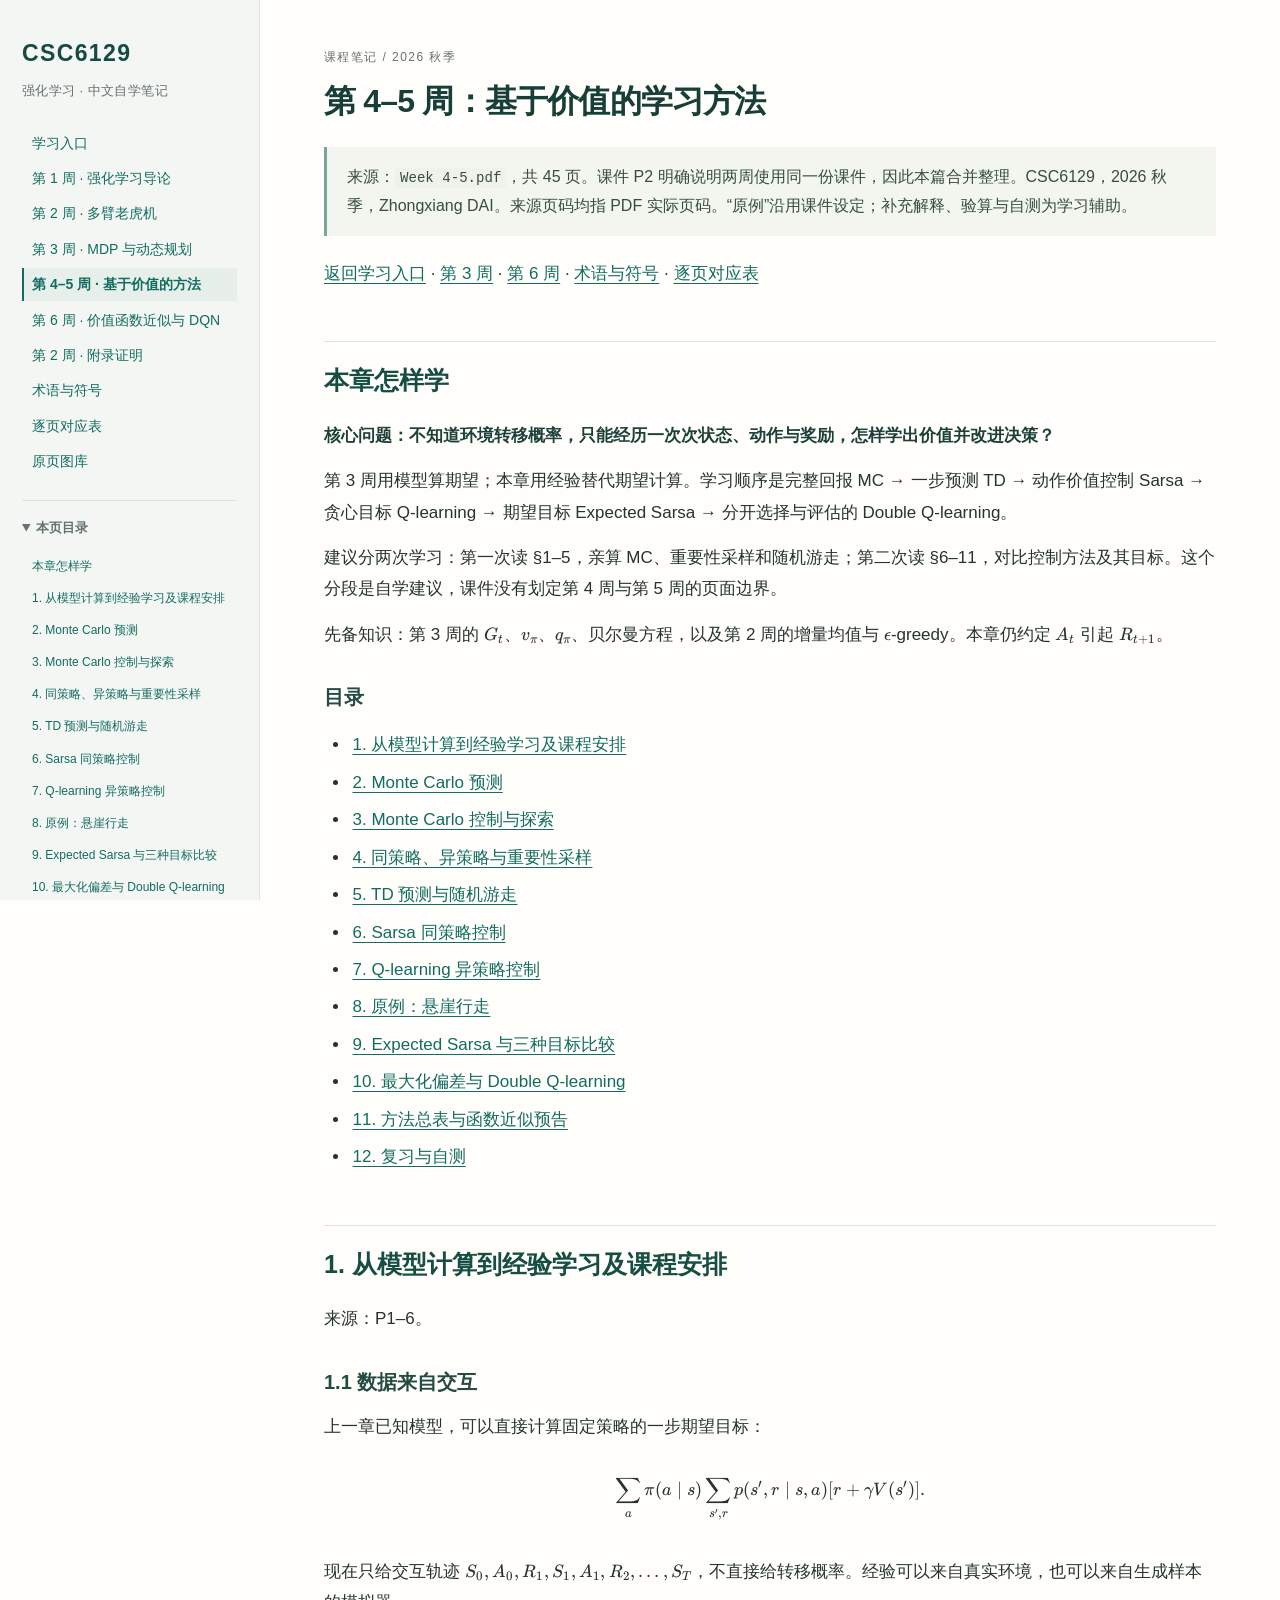
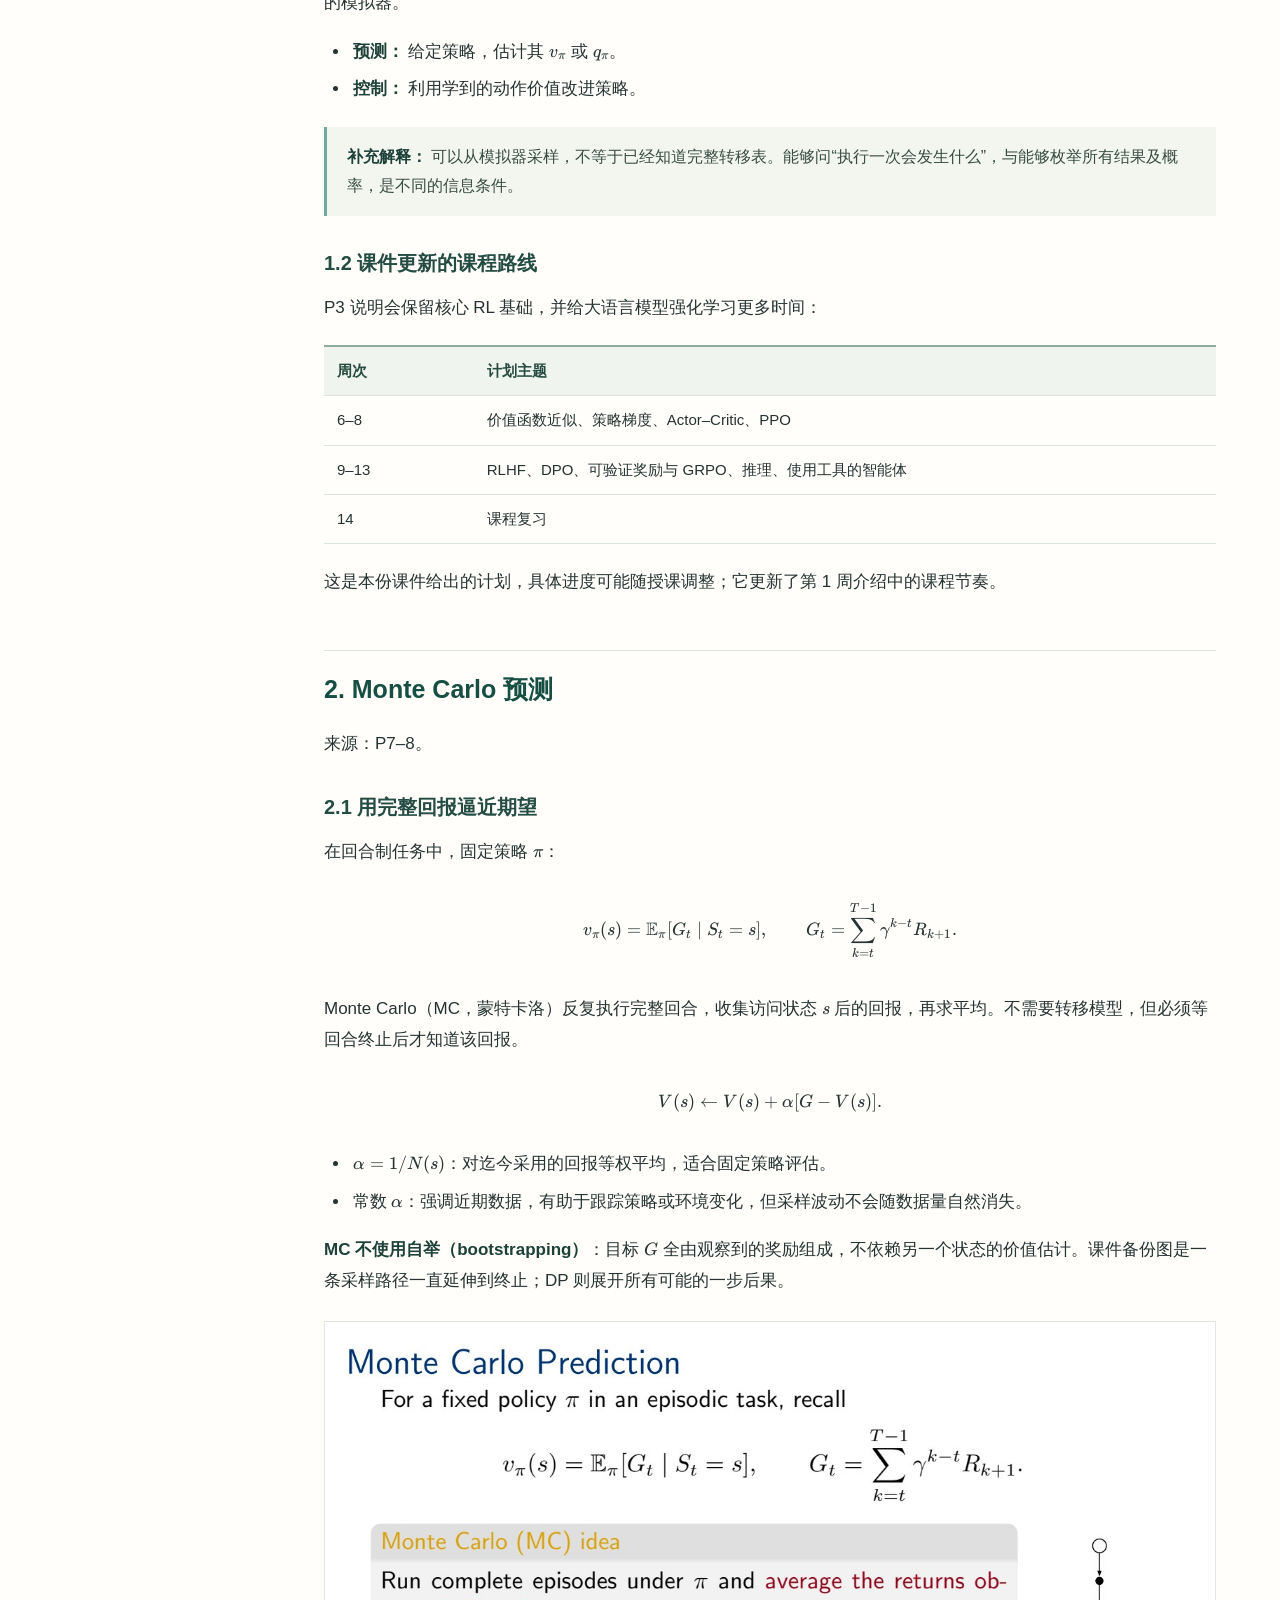
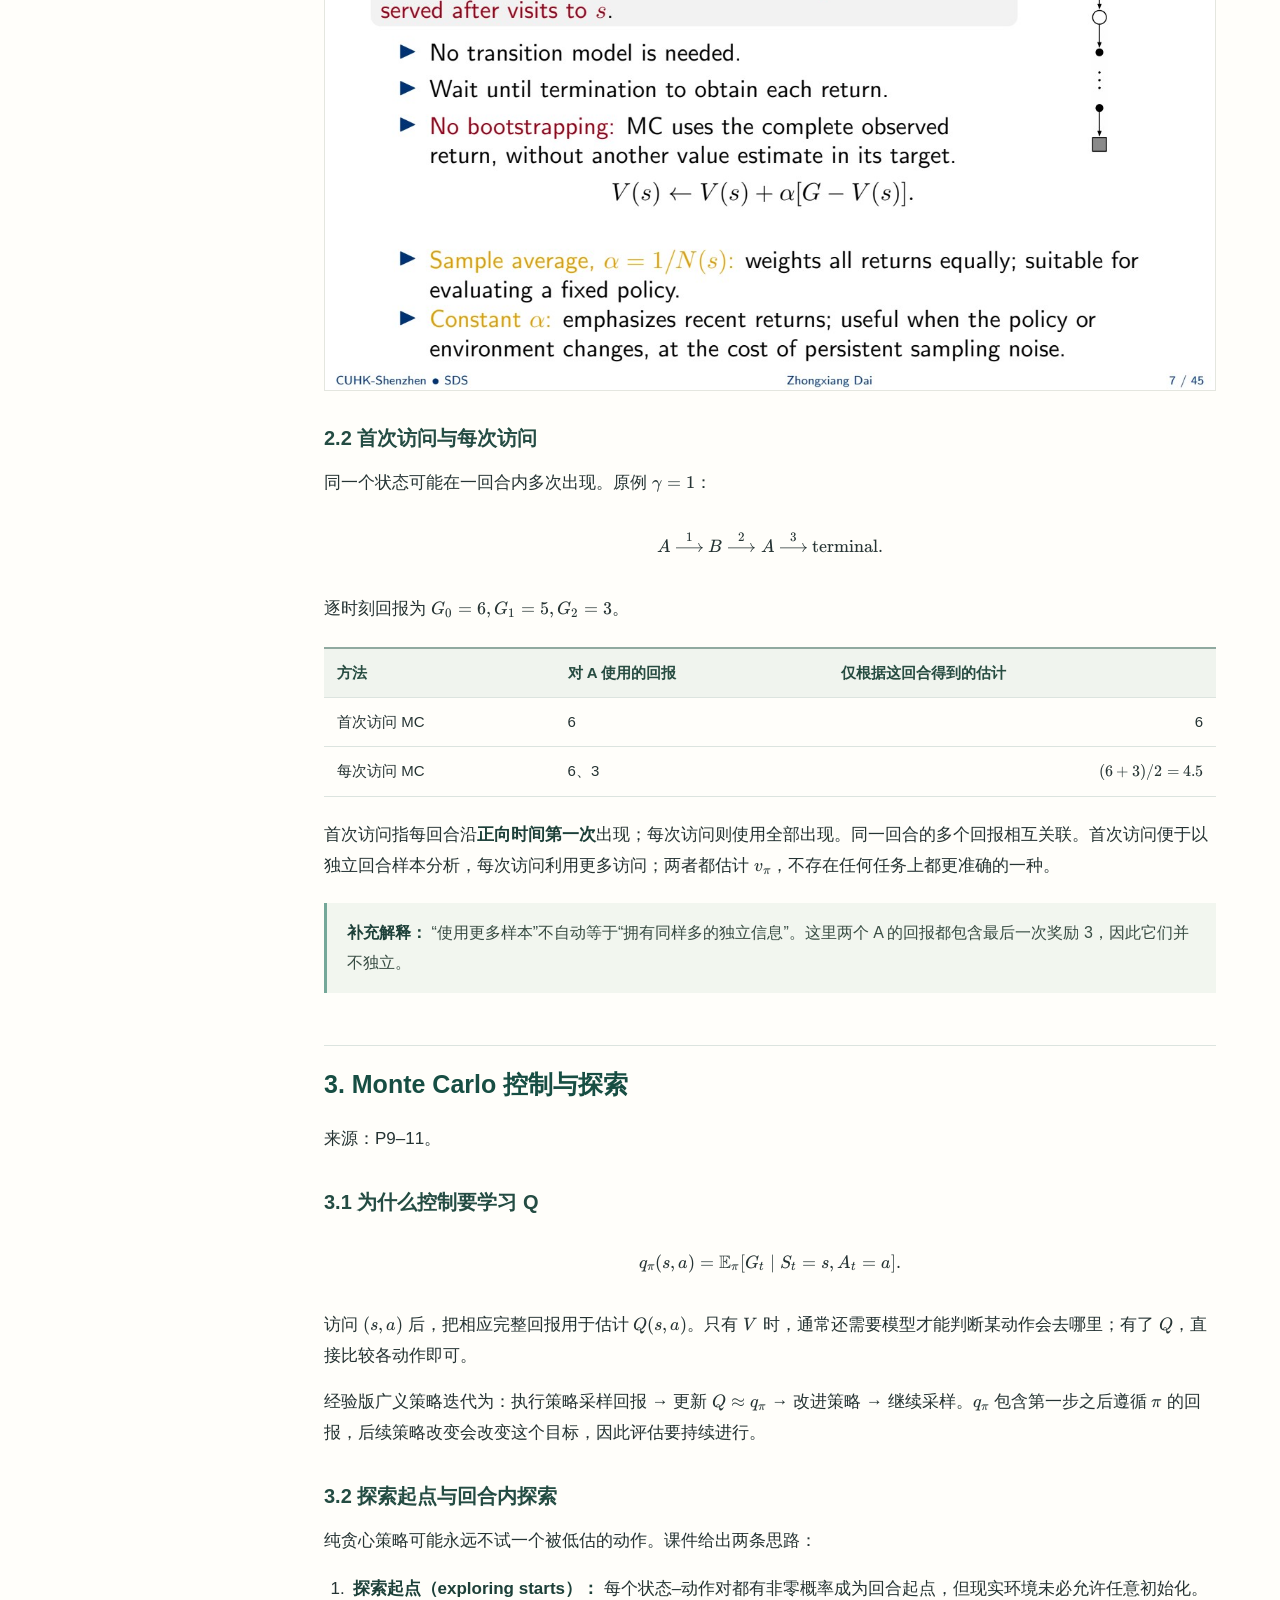
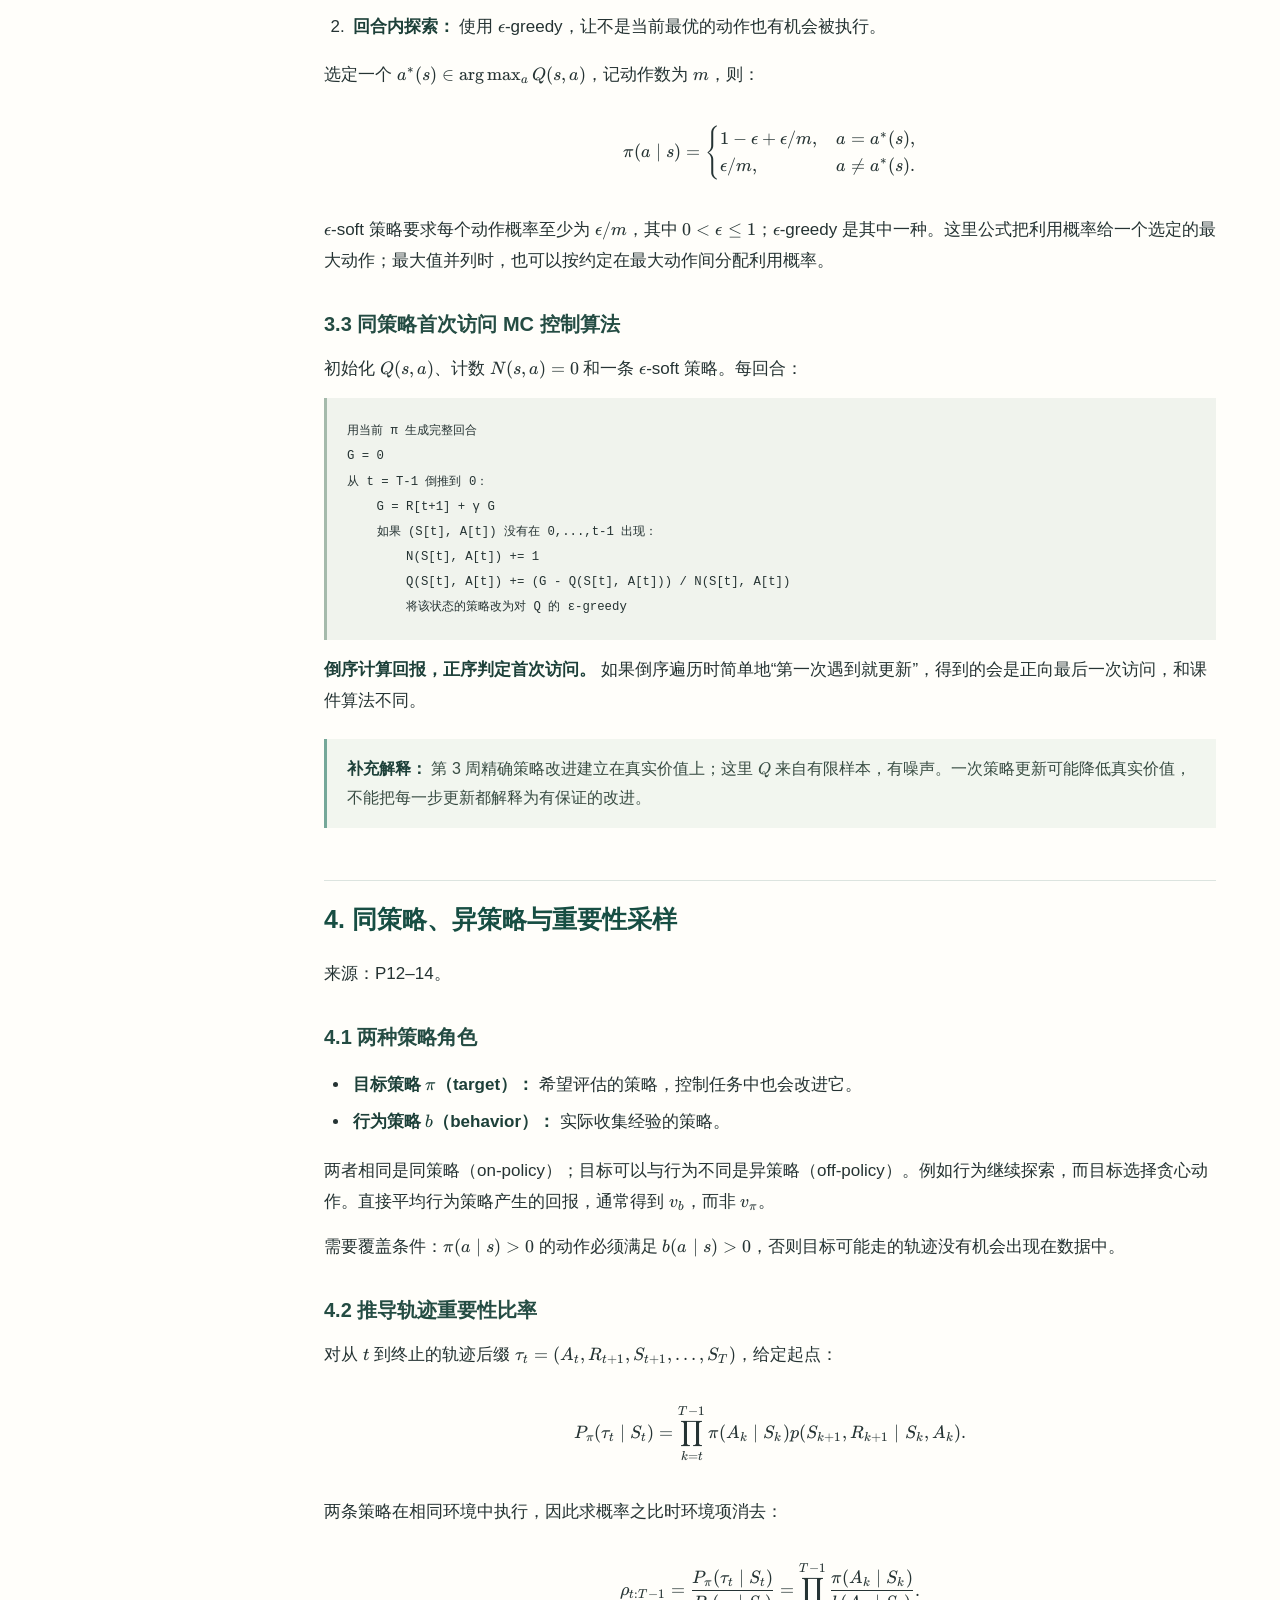
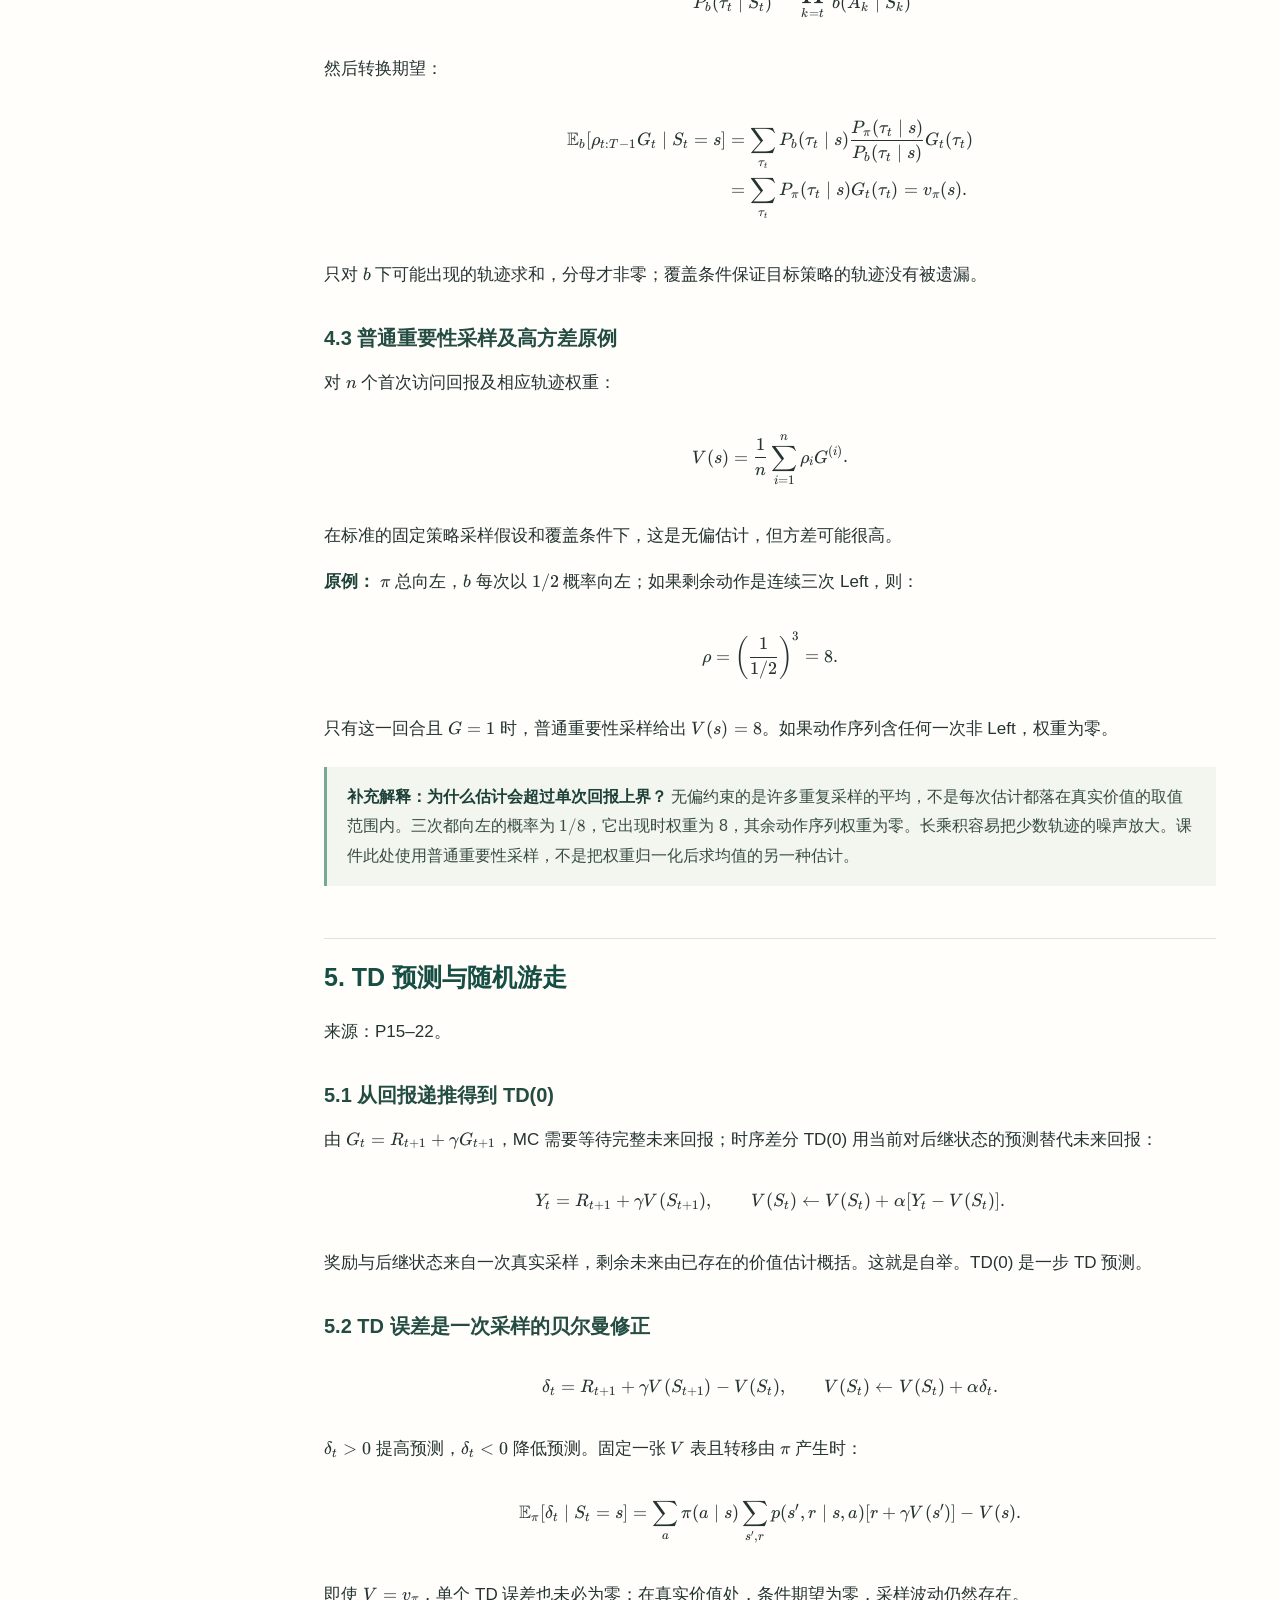
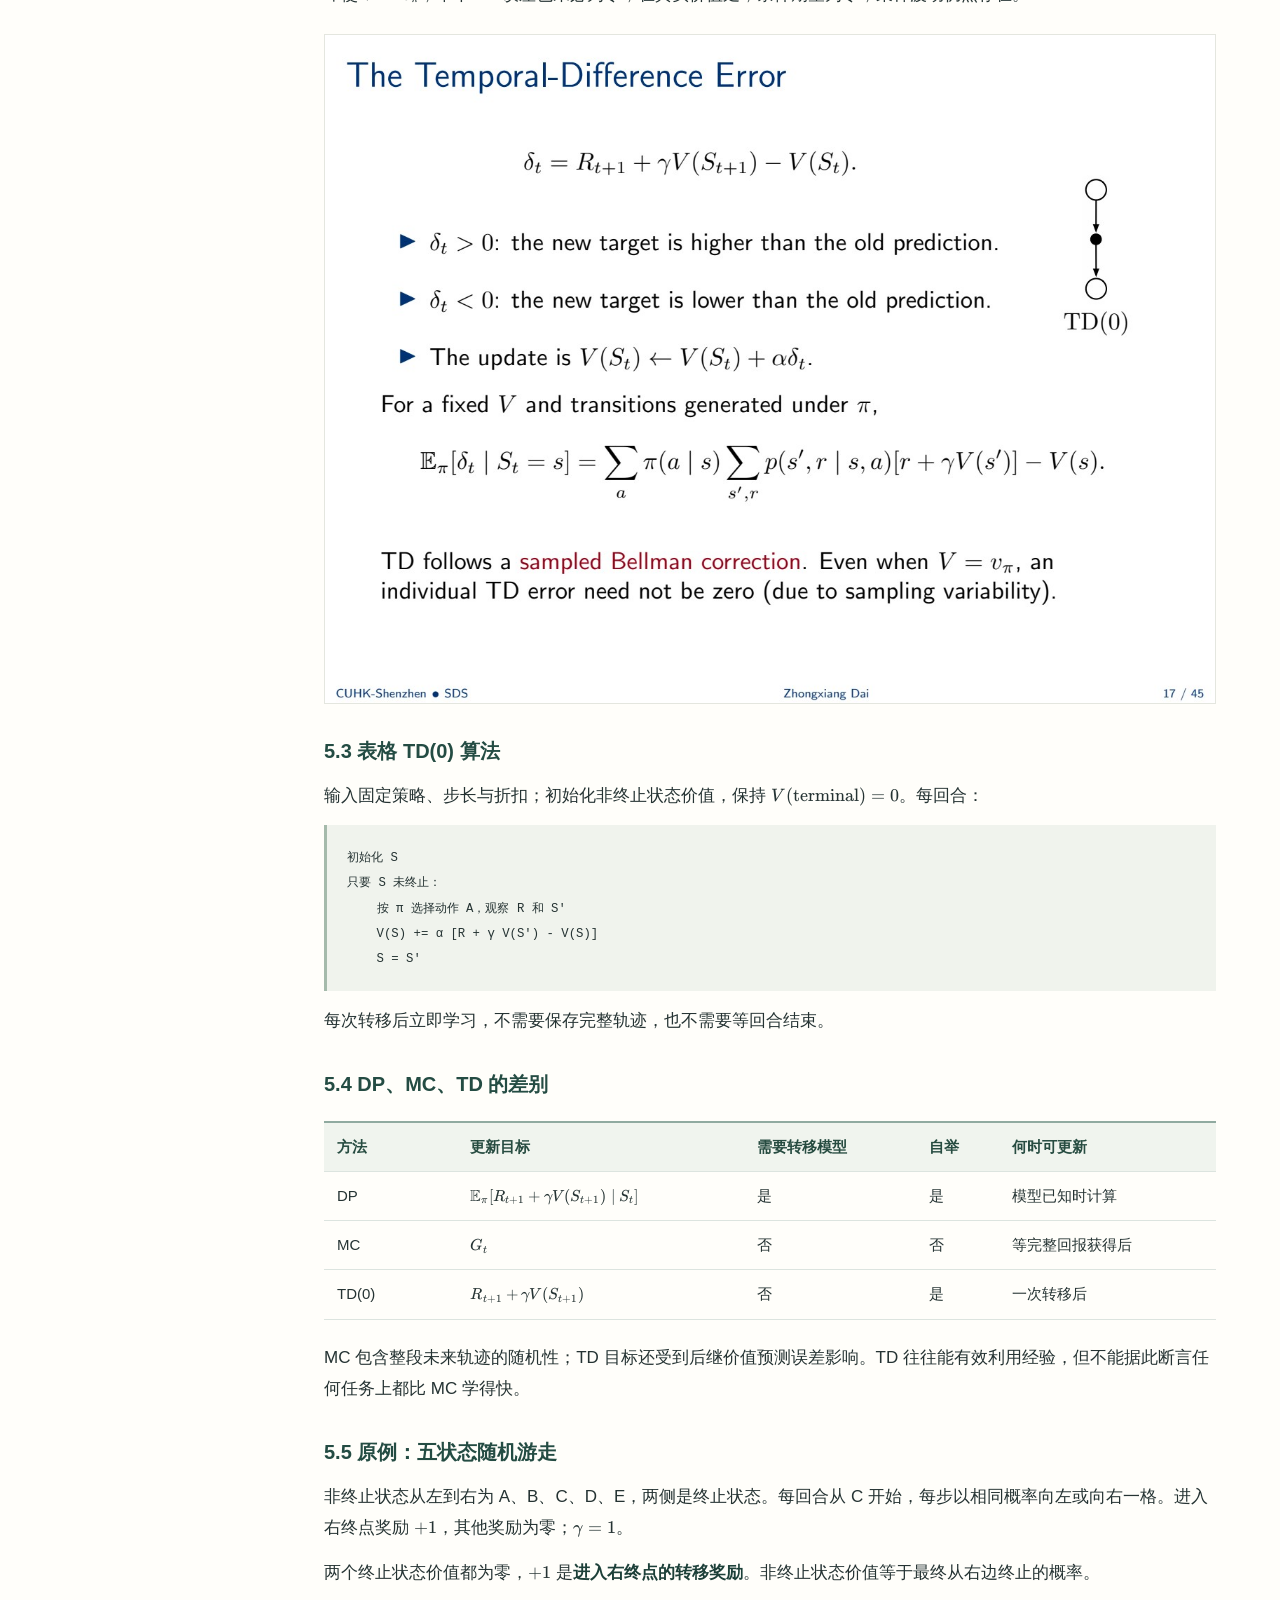
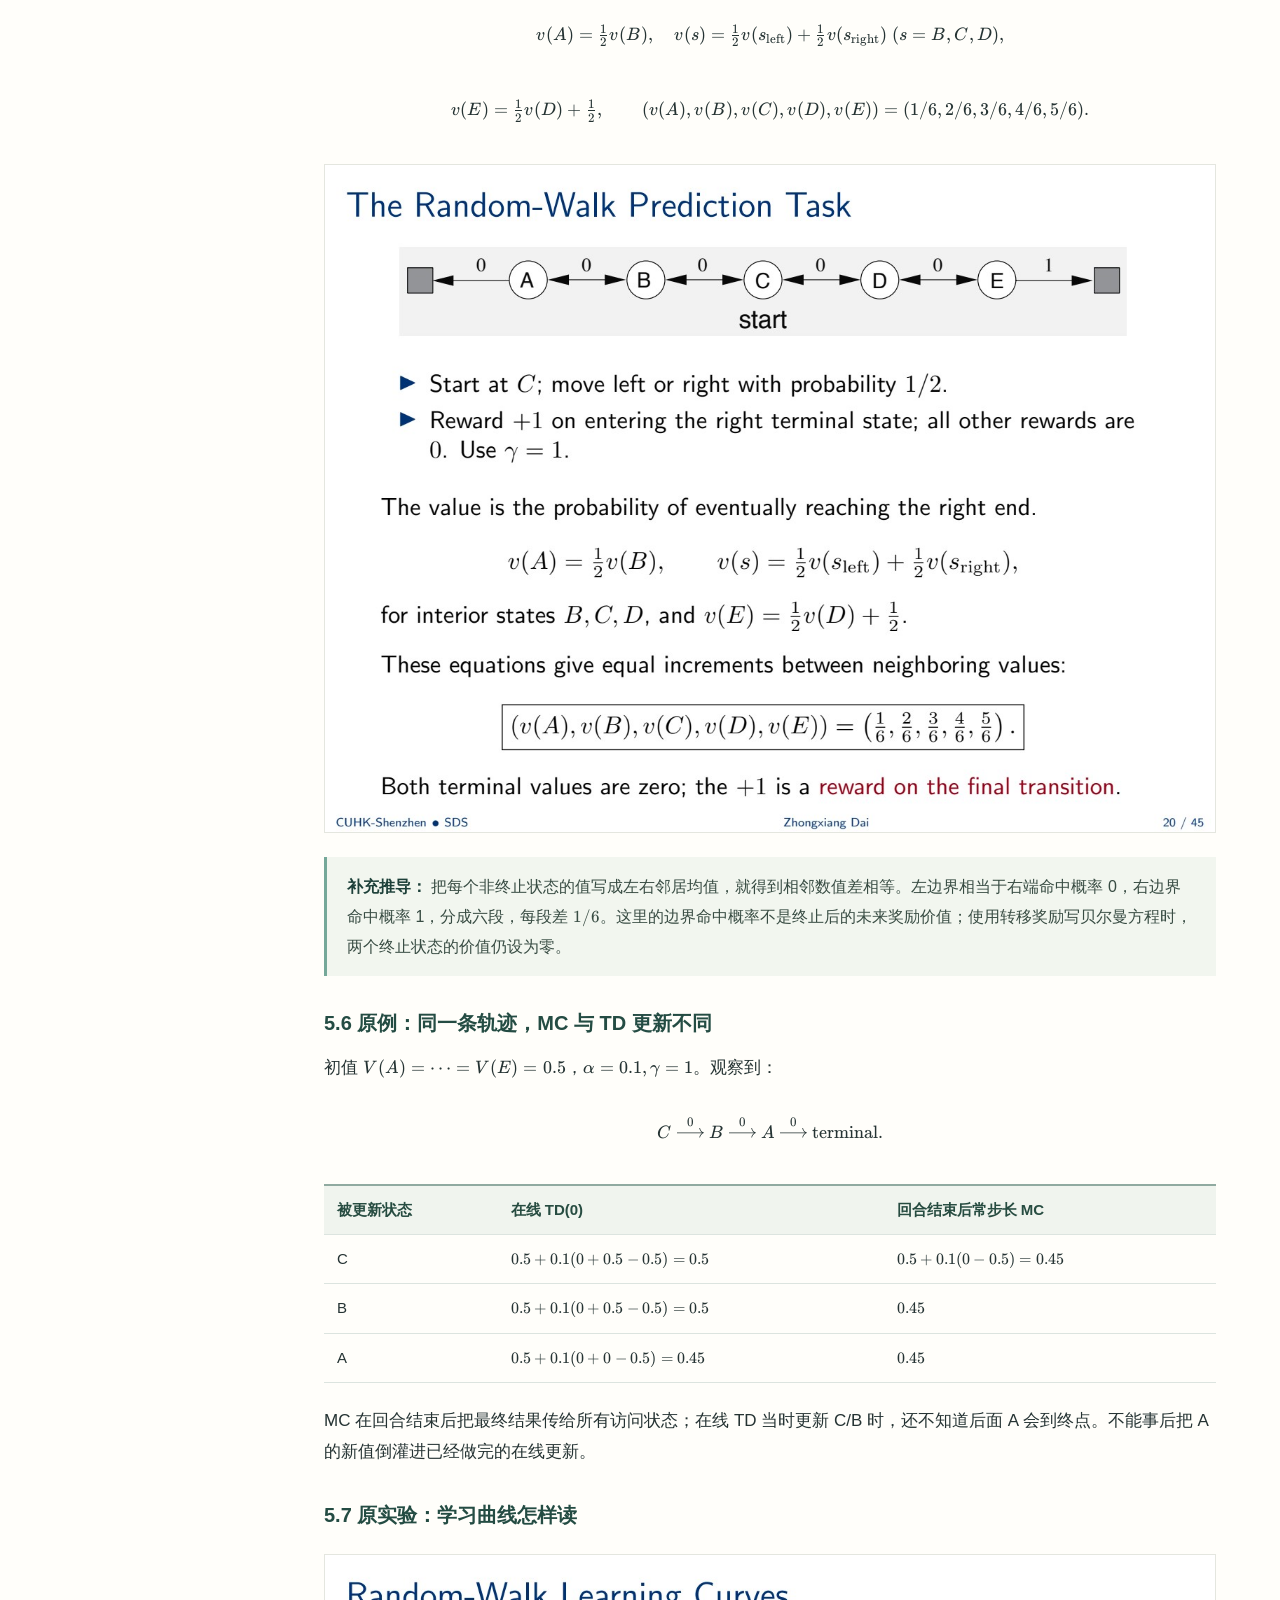
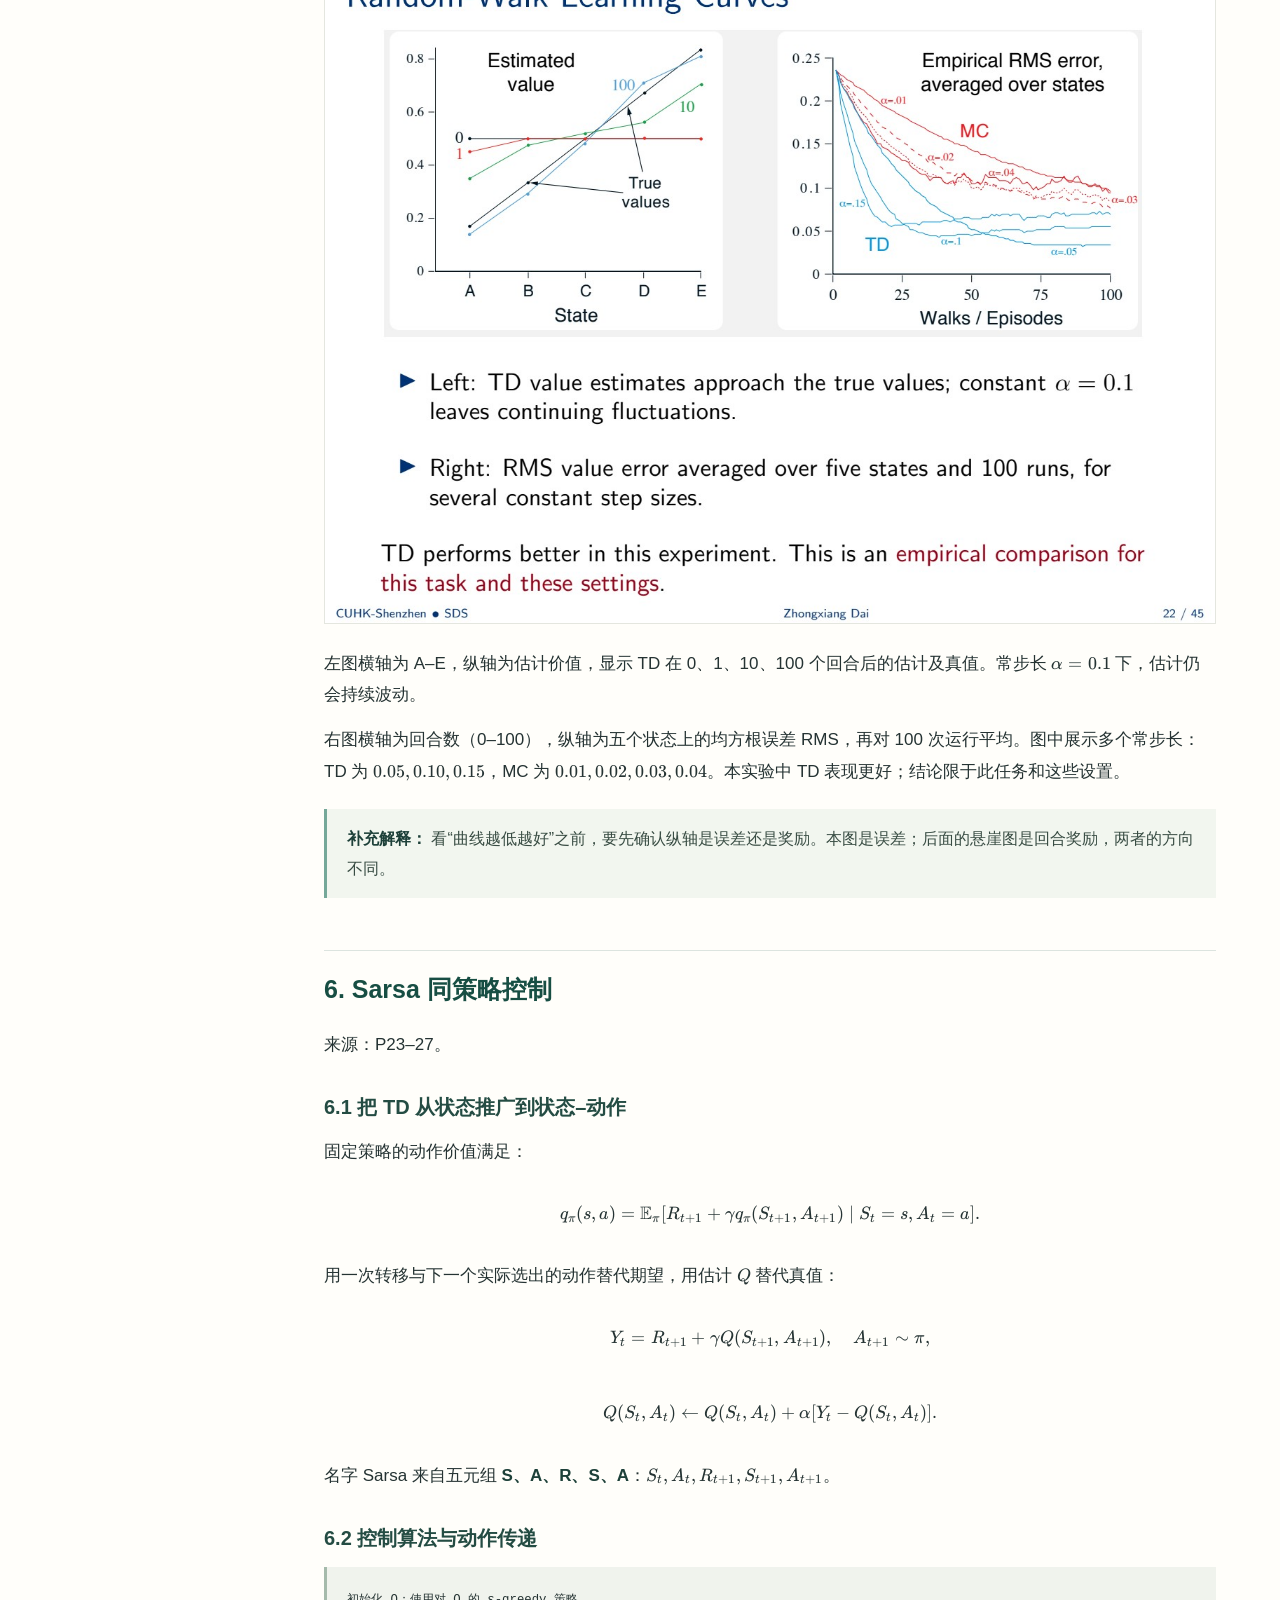
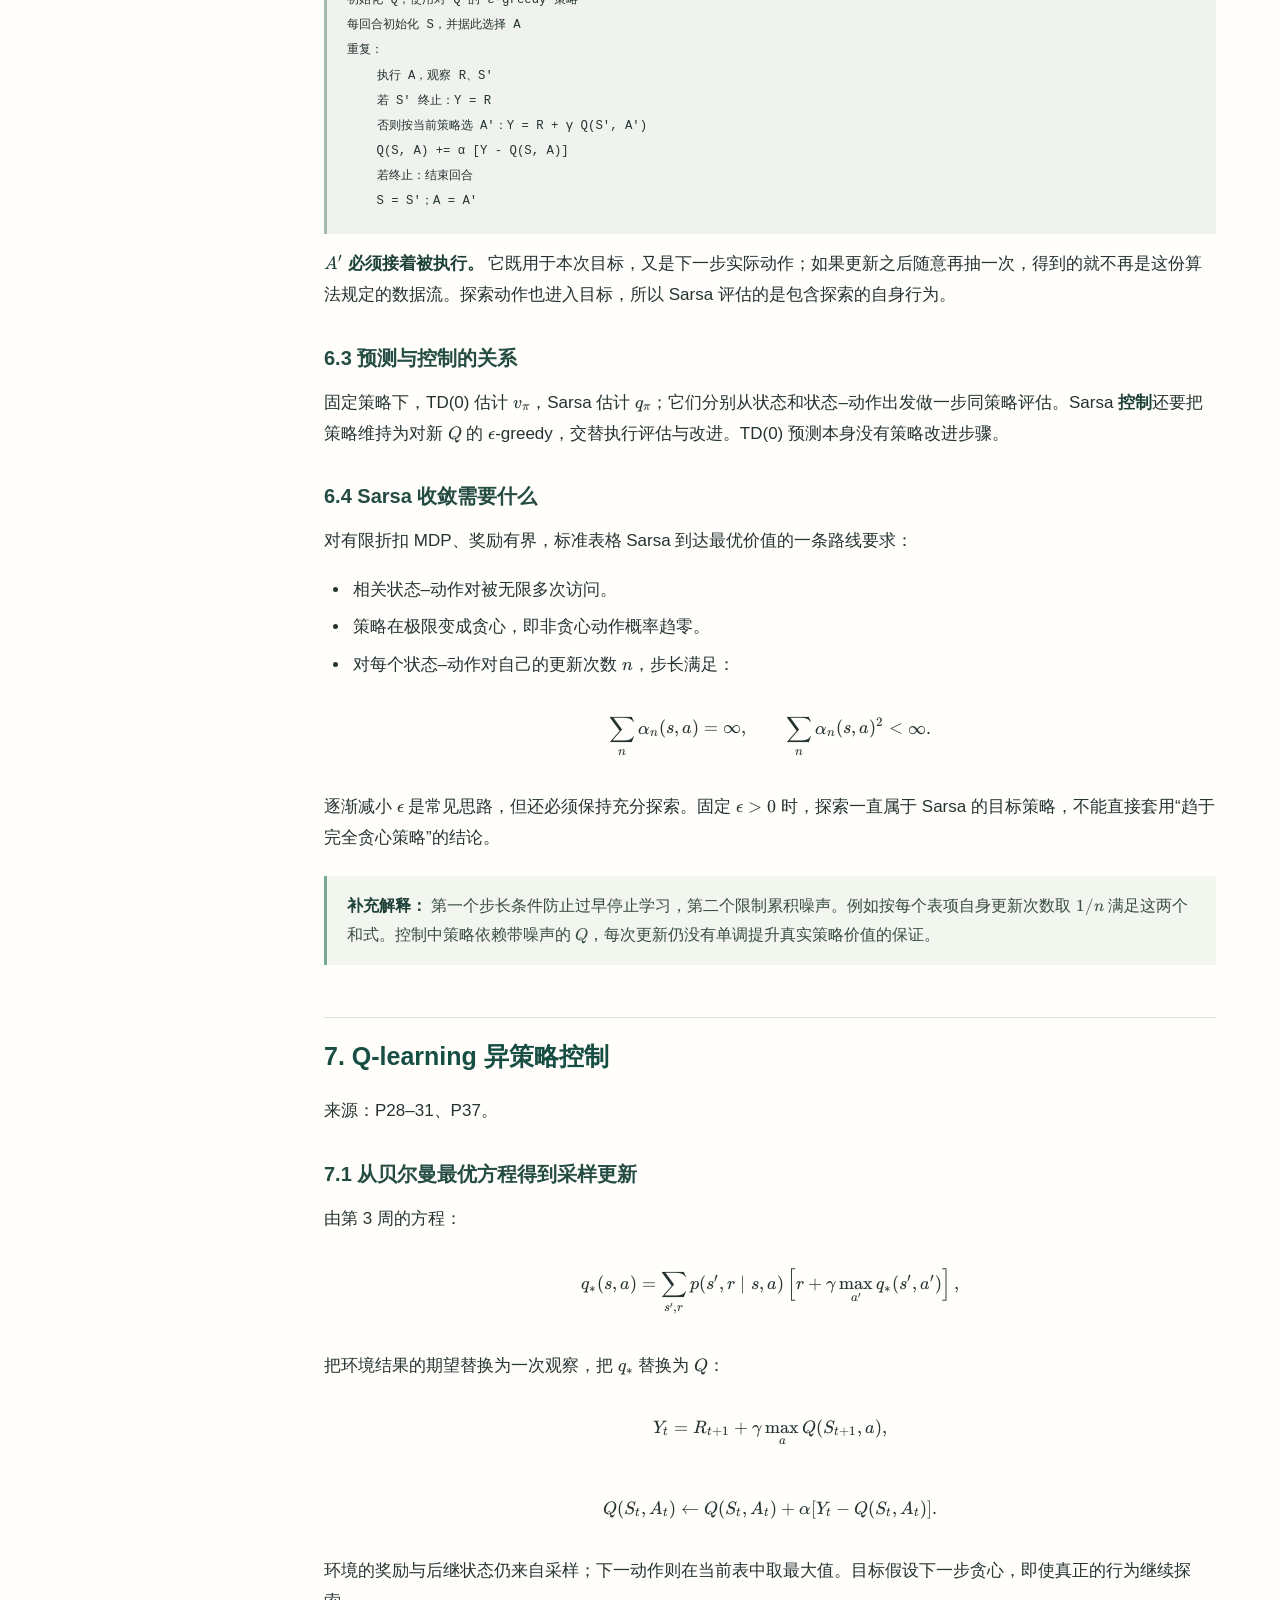
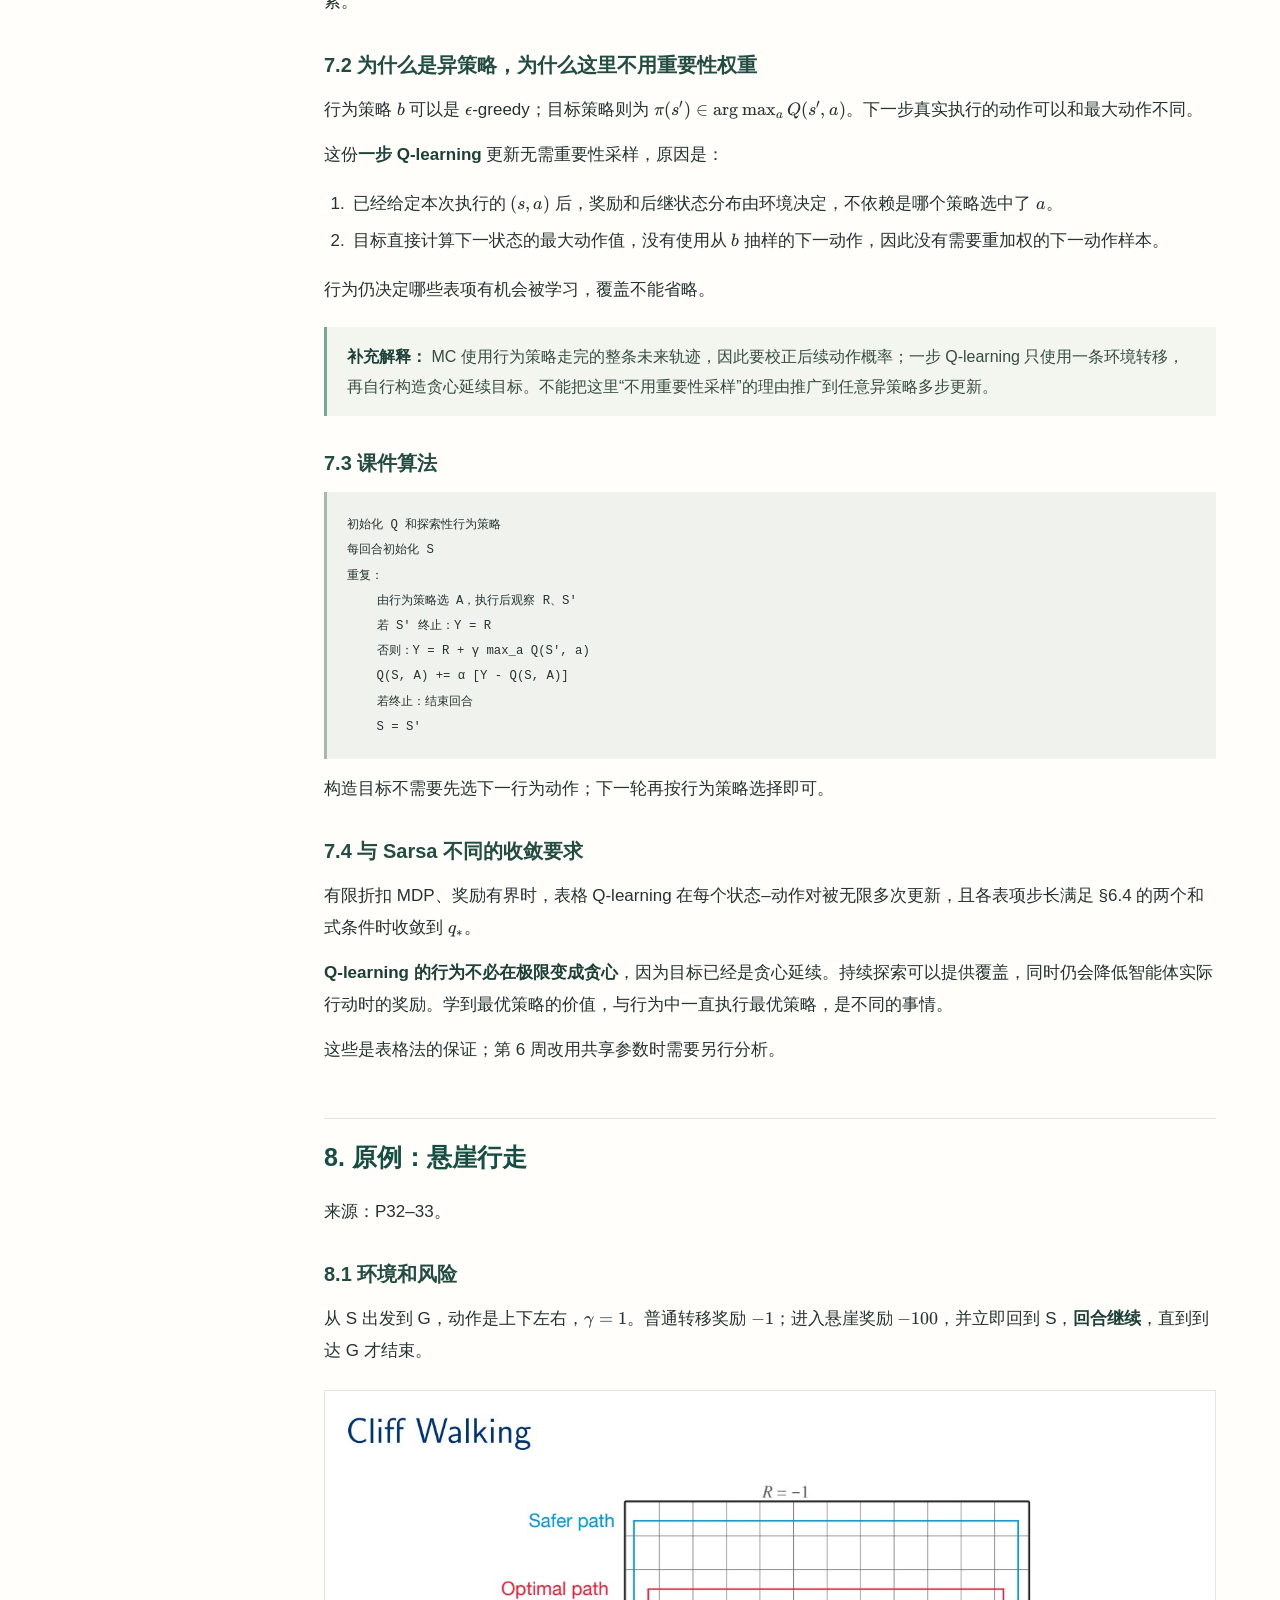
<file: notes/week04-05.html>
<!doctype html>
<html lang="zh-CN"><head><meta charset="utf-8"><meta name="viewport" content="width=device-width, initial-scale=1">
<meta name="description" content="CSC6129 强化学习中文自学笔记，保留原例、公式与推导。">
<title>第 4–5 周 · 基于价值的方法 · 强化学习自学笔记</title>
<link rel="stylesheet" href="vendor/katex/dist/katex.min.css"><link rel="stylesheet" href="reader.css">
</head><body>
<a class="skip" href="#content">跳到正文</a>
<aside class="sidebar"><div class="brand">CSC6129<span>强化学习 · 中文自学笔记</span></div>
<nav aria-label="章节导航"><a  href="index.html">学习入口</a>
<a  href="week01.html">第 1 周 · 强化学习导论</a>
<a  href="week02.html">第 2 周 · 多臂老虎机</a>
<a  href="week03.html">第 3 周 · MDP 与动态规划</a>
<a aria-current="page" href="week04-05.html">第 4–5 周 · 基于价值的方法</a>
<a  href="week06.html">第 6 周 · 价值函数近似与 DQN</a>
<a  href="week02-appendix.html">第 2 周 · 附录证明</a>
<a  href="glossary.html">术语与符号</a>
<a  href="coverage.html">逐页对应表</a>
<a  href="source-pages.html">原页图库</a></nav>
<details class="page-toc" open><summary>本页目录</summary><nav aria-label="本页目录"><a href="#heading-1">本章怎样学</a>
<a href="#heading-3">1. 从模型计算到经验学习及课程安排</a>
<a href="#heading-6">2. Monte Carlo 预测</a>
<a href="#heading-9">3. Monte Carlo 控制与探索</a>
<a href="#heading-13">4. 同策略、异策略与重要性采样</a>
<a href="#heading-17">5. TD 预测与随机游走</a>
<a href="#heading-25">6. Sarsa 同策略控制</a>
<a href="#heading-30">7. Q-learning 异策略控制</a>
<a href="#heading-35">8. 原例：悬崖行走</a>
<a href="#heading-38">9. Expected Sarsa 与三种目标比较</a>
<a href="#heading-42">10. 最大化偏差与 Double Q-learning</a>
<a href="#heading-47">11. 方法总表与函数近似预告</a>
<a href="#heading-51">12. 复习与自测</a></nav></details>
<p class="reader-tip">查找内容：⌘F / Ctrl+F<br>公式可直接阅读，图片可放大查看。</p></aside>
<main id="content"><div class="eyebrow">课程笔记 / 2026 秋季</div><article><h1>第 4–5 周：基于价值的学习方法</h1>
<blockquote>
<p>来源：<code>Week 4-5.pdf</code>，共 45 页。课件 P2 明确说明两周使用同一份课件，因此本篇合并整理。CSC6129，2026 秋季，Zhongxiang DAI。来源页码均指 PDF 实际页码。“原例”沿用课件设定；补充解释、验算与自测为学习辅助。</p>
</blockquote>
<p><a href="index.html">返回学习入口</a> · <a href="week03.html">第 3 周</a> · <a href="week06.html">第 6 周</a> · <a href="glossary.html">术语与符号</a> · <a href="coverage.html#week04-05">逐页对应表</a></p>
<h2 id="heading-1">本章怎样学</h2>
<p><strong>核心问题：不知道环境转移概率，只能经历一次次状态、动作与奖励，怎样学出价值并改进决策？</strong></p>
<p>第 3 周用模型算期望；本章用经验替代期望计算。学习顺序是完整回报 MC → 一步预测 TD → 动作价值控制 Sarsa → 贪心目标 Q-learning → 期望目标 Expected Sarsa → 分开选择与评估的 Double Q-learning。</p>
<p>建议分两次学习：第一次读 §1–5，亲算 MC、重要性采样和随机游走；第二次读 §6–11，对比控制方法及其目标。这个分段是自学建议，课件没有划定第 4 周与第 5 周的页面边界。</p>
<p>先备知识：第 3 周的 <span class="katex"><span class="katex-mathml"><math xmlns="http://www.w3.org/1998/Math/MathML"><semantics><mrow><msub><mi>G</mi><mi>t</mi></msub></mrow><annotation encoding="application/x-tex">G_t</annotation></semantics></math></span><span class="katex-html" aria-hidden="true"><span class="base"><span class="strut" style="height:0.8333em;vertical-align:-0.15em;"></span><span class="mord"><span class="mord mathnormal">G</span><span class="msupsub"><span class="vlist-t vlist-t2"><span class="vlist-r"><span class="vlist" style="height:0.2806em;"><span style="top:-2.55em;margin-left:0em;margin-right:0.05em;"><span class="pstrut" style="height:2.7em;"></span><span class="sizing reset-size6 size3 mtight"><span class="mord mathnormal mtight">t</span></span></span></span><span class="vlist-s">​</span></span><span class="vlist-r"><span class="vlist" style="height:0.15em;"><span></span></span></span></span></span></span></span></span></span>、<span class="katex"><span class="katex-mathml"><math xmlns="http://www.w3.org/1998/Math/MathML"><semantics><mrow><msub><mi>v</mi><mi>π</mi></msub></mrow><annotation encoding="application/x-tex">v_\pi</annotation></semantics></math></span><span class="katex-html" aria-hidden="true"><span class="base"><span class="strut" style="height:0.5806em;vertical-align:-0.15em;"></span><span class="mord"><span class="mord mathnormal" style="margin-right:0.03588em;">v</span><span class="msupsub"><span class="vlist-t vlist-t2"><span class="vlist-r"><span class="vlist" style="height:0.1514em;"><span style="top:-2.55em;margin-left:-0.0359em;margin-right:0.05em;"><span class="pstrut" style="height:2.7em;"></span><span class="sizing reset-size6 size3 mtight"><span class="mord mathnormal mtight" style="margin-right:0.03588em;">π</span></span></span></span><span class="vlist-s">​</span></span><span class="vlist-r"><span class="vlist" style="height:0.15em;"><span></span></span></span></span></span></span></span></span></span>、<span class="katex"><span class="katex-mathml"><math xmlns="http://www.w3.org/1998/Math/MathML"><semantics><mrow><msub><mi>q</mi><mi>π</mi></msub></mrow><annotation encoding="application/x-tex">q_\pi</annotation></semantics></math></span><span class="katex-html" aria-hidden="true"><span class="base"><span class="strut" style="height:0.625em;vertical-align:-0.1944em;"></span><span class="mord"><span class="mord mathnormal" style="margin-right:0.03588em;">q</span><span class="msupsub"><span class="vlist-t vlist-t2"><span class="vlist-r"><span class="vlist" style="height:0.1514em;"><span style="top:-2.55em;margin-left:-0.0359em;margin-right:0.05em;"><span class="pstrut" style="height:2.7em;"></span><span class="sizing reset-size6 size3 mtight"><span class="mord mathnormal mtight" style="margin-right:0.03588em;">π</span></span></span></span><span class="vlist-s">​</span></span><span class="vlist-r"><span class="vlist" style="height:0.15em;"><span></span></span></span></span></span></span></span></span></span>、贝尔曼方程，以及第 2 周的增量均值与 <span class="katex"><span class="katex-mathml"><math xmlns="http://www.w3.org/1998/Math/MathML"><semantics><mrow><mi>ϵ</mi></mrow><annotation encoding="application/x-tex">\epsilon</annotation></semantics></math></span><span class="katex-html" aria-hidden="true"><span class="base"><span class="strut" style="height:0.4306em;"></span><span class="mord mathnormal">ϵ</span></span></span></span>-greedy。本章仍约定 <span class="katex"><span class="katex-mathml"><math xmlns="http://www.w3.org/1998/Math/MathML"><semantics><mrow><msub><mi>A</mi><mi>t</mi></msub></mrow><annotation encoding="application/x-tex">A_t</annotation></semantics></math></span><span class="katex-html" aria-hidden="true"><span class="base"><span class="strut" style="height:0.8333em;vertical-align:-0.15em;"></span><span class="mord"><span class="mord mathnormal">A</span><span class="msupsub"><span class="vlist-t vlist-t2"><span class="vlist-r"><span class="vlist" style="height:0.2806em;"><span style="top:-2.55em;margin-left:0em;margin-right:0.05em;"><span class="pstrut" style="height:2.7em;"></span><span class="sizing reset-size6 size3 mtight"><span class="mord mathnormal mtight">t</span></span></span></span><span class="vlist-s">​</span></span><span class="vlist-r"><span class="vlist" style="height:0.15em;"><span></span></span></span></span></span></span></span></span></span> 引起 <span class="katex"><span class="katex-mathml"><math xmlns="http://www.w3.org/1998/Math/MathML"><semantics><mrow><msub><mi>R</mi><mrow><mi>t</mi><mo>+</mo><mn>1</mn></mrow></msub></mrow><annotation encoding="application/x-tex">R_{t+1}</annotation></semantics></math></span><span class="katex-html" aria-hidden="true"><span class="base"><span class="strut" style="height:0.8917em;vertical-align:-0.2083em;"></span><span class="mord"><span class="mord mathnormal" style="margin-right:0.00773em;">R</span><span class="msupsub"><span class="vlist-t vlist-t2"><span class="vlist-r"><span class="vlist" style="height:0.3011em;"><span style="top:-2.55em;margin-left:-0.0077em;margin-right:0.05em;"><span class="pstrut" style="height:2.7em;"></span><span class="sizing reset-size6 size3 mtight"><span class="mord mtight"><span class="mord mathnormal mtight">t</span><span class="mbin mtight">+</span><span class="mord mtight">1</span></span></span></span></span><span class="vlist-s">​</span></span><span class="vlist-r"><span class="vlist" style="height:0.2083em;"><span></span></span></span></span></span></span></span></span></span>。</p>
<h3 id="heading-2">目录</h3>
<ul>
<li><a href="#w4-5-1">1. 从模型计算到经验学习及课程安排</a></li>
<li><a href="#w4-5-2">2. Monte Carlo 预测</a></li>
<li><a href="#w4-5-3">3. Monte Carlo 控制与探索</a></li>
<li><a href="#w4-5-4">4. 同策略、异策略与重要性采样</a></li>
<li><a href="#w4-5-5">5. TD 预测与随机游走</a></li>
<li><a href="#w4-5-6">6. Sarsa 同策略控制</a></li>
<li><a href="#w4-5-7">7. Q-learning 异策略控制</a></li>
<li><a href="#w4-5-8">8. 原例：悬崖行走</a></li>
<li><a href="#w4-5-9">9. Expected Sarsa 与三种目标比较</a></li>
<li><a href="#w4-5-10">10. 最大化偏差与 Double Q-learning</a></li>
<li><a href="#w4-5-11">11. 方法总表与函数近似预告</a></li>
<li><a href="#w4-5-12">12. 复习与自测</a></li>
</ul>
<p><a id="w4-5-1"></a></p>
<h2 id="heading-3">1. 从模型计算到经验学习及课程安排</h2>
<p>来源：P1–6。</p>
<h3 id="heading-4">1.1 数据来自交互</h3>
<p>上一章已知模型，可以直接计算固定策略的一步期望目标：</p>
<div class="equation"><span class="katex-display"><span class="katex"><span class="katex-mathml"><math xmlns="http://www.w3.org/1998/Math/MathML" display="block"><semantics><mrow><munder><mo>∑</mo><mi>a</mi></munder><mi>π</mi><mo stretchy="false">(</mo><mi>a</mi><mo>∣</mo><mi>s</mi><mo stretchy="false">)</mo><munder><mo>∑</mo><mrow><msup><mi>s</mi><mo mathvariant="normal" lspace="0em" rspace="0em">′</mo></msup><mo separator="true">,</mo><mi>r</mi></mrow></munder><mi>p</mi><mo stretchy="false">(</mo><msup><mi>s</mi><mo mathvariant="normal" lspace="0em" rspace="0em">′</mo></msup><mo separator="true">,</mo><mi>r</mi><mo>∣</mo><mi>s</mi><mo separator="true">,</mo><mi>a</mi><mo stretchy="false">)</mo><mo stretchy="false">[</mo><mi>r</mi><mo>+</mo><mi>γ</mi><mi>V</mi><mo stretchy="false">(</mo><msup><mi>s</mi><mo mathvariant="normal" lspace="0em" rspace="0em">′</mo></msup><mo stretchy="false">)</mo><mo stretchy="false">]</mo><mi mathvariant="normal">.</mi></mrow><annotation encoding="application/x-tex">\sum_a\pi(a\mid s)\sum_{s&#x27;,r}p(s&#x27;,r\mid s,a)[r+\gamma V(s&#x27;)].</annotation></semantics></math></span><span class="katex-html" aria-hidden="true"><span class="base"><span class="strut" style="height:2.3em;vertical-align:-1.25em;"></span><span class="mop op-limits"><span class="vlist-t vlist-t2"><span class="vlist-r"><span class="vlist" style="height:1.05em;"><span style="top:-1.9em;margin-left:0em;"><span class="pstrut" style="height:3.05em;"></span><span class="sizing reset-size6 size3 mtight"><span class="mord mathnormal mtight">a</span></span></span><span style="top:-3.05em;"><span class="pstrut" style="height:3.05em;"></span><span><span class="mop op-symbol large-op">∑</span></span></span></span><span class="vlist-s">​</span></span><span class="vlist-r"><span class="vlist" style="height:1.25em;"><span></span></span></span></span></span><span class="mspace" style="margin-right:0.1667em;"></span><span class="mord mathnormal" style="margin-right:0.03588em;">π</span><span class="mopen">(</span><span class="mord mathnormal">a</span><span class="mspace" style="margin-right:0.2778em;"></span><span class="mrel">∣</span><span class="mspace" style="margin-right:0.2778em;"></span></span><span class="base"><span class="strut" style="height:2.4801em;vertical-align:-1.4301em;"></span><span class="mord mathnormal">s</span><span class="mclose">)</span><span class="mspace" style="margin-right:0.1667em;"></span><span class="mop op-limits"><span class="vlist-t vlist-t2"><span class="vlist-r"><span class="vlist" style="height:1.05em;"><span style="top:-1.856em;margin-left:0em;"><span class="pstrut" style="height:3.05em;"></span><span class="sizing reset-size6 size3 mtight"><span class="mord mtight"><span class="mord mtight"><span class="mord mathnormal mtight">s</span><span class="msupsub"><span class="vlist-t"><span class="vlist-r"><span class="vlist" style="height:0.6828em;"><span style="top:-2.786em;margin-right:0.0714em;"><span class="pstrut" style="height:2.5em;"></span><span class="sizing reset-size3 size1 mtight"><span class="mord mtight"><span class="mord mtight">′</span></span></span></span></span></span></span></span></span><span class="mpunct mtight">,</span><span class="mord mathnormal mtight" style="margin-right:0.02778em;">r</span></span></span></span><span style="top:-3.05em;"><span class="pstrut" style="height:3.05em;"></span><span><span class="mop op-symbol large-op">∑</span></span></span></span><span class="vlist-s">​</span></span><span class="vlist-r"><span class="vlist" style="height:1.4301em;"><span></span></span></span></span></span><span class="mspace" style="margin-right:0.1667em;"></span><span class="mord mathnormal">p</span><span class="mopen">(</span><span class="mord"><span class="mord mathnormal">s</span><span class="msupsub"><span class="vlist-t"><span class="vlist-r"><span class="vlist" style="height:0.8019em;"><span style="top:-3.113em;margin-right:0.05em;"><span class="pstrut" style="height:2.7em;"></span><span class="sizing reset-size6 size3 mtight"><span class="mord mtight"><span class="mord mtight">′</span></span></span></span></span></span></span></span></span><span class="mpunct">,</span><span class="mspace" style="margin-right:0.1667em;"></span><span class="mord mathnormal" style="margin-right:0.02778em;">r</span><span class="mspace" style="margin-right:0.2778em;"></span><span class="mrel">∣</span><span class="mspace" style="margin-right:0.2778em;"></span></span><span class="base"><span class="strut" style="height:1em;vertical-align:-0.25em;"></span><span class="mord mathnormal">s</span><span class="mpunct">,</span><span class="mspace" style="margin-right:0.1667em;"></span><span class="mord mathnormal">a</span><span class="mclose">)</span><span class="mopen">[</span><span class="mord mathnormal" style="margin-right:0.02778em;">r</span><span class="mspace" style="margin-right:0.2222em;"></span><span class="mbin">+</span><span class="mspace" style="margin-right:0.2222em;"></span></span><span class="base"><span class="strut" style="height:1.0519em;vertical-align:-0.25em;"></span><span class="mord mathnormal" style="margin-right:0.22222em;">γV</span><span class="mopen">(</span><span class="mord"><span class="mord mathnormal">s</span><span class="msupsub"><span class="vlist-t"><span class="vlist-r"><span class="vlist" style="height:0.8019em;"><span style="top:-3.113em;margin-right:0.05em;"><span class="pstrut" style="height:2.7em;"></span><span class="sizing reset-size6 size3 mtight"><span class="mord mtight"><span class="mord mtight">′</span></span></span></span></span></span></span></span></span><span class="mclose">)]</span><span class="mord">.</span></span></span></span></span></div>
<p>现在只给交互轨迹 <span class="katex"><span class="katex-mathml"><math xmlns="http://www.w3.org/1998/Math/MathML"><semantics><mrow><msub><mi>S</mi><mn>0</mn></msub><mo separator="true">,</mo><msub><mi>A</mi><mn>0</mn></msub><mo separator="true">,</mo><msub><mi>R</mi><mn>1</mn></msub><mo separator="true">,</mo><msub><mi>S</mi><mn>1</mn></msub><mo separator="true">,</mo><msub><mi>A</mi><mn>1</mn></msub><mo separator="true">,</mo><msub><mi>R</mi><mn>2</mn></msub><mo separator="true">,</mo><mo>…</mo><mo separator="true">,</mo><msub><mi>S</mi><mi>T</mi></msub></mrow><annotation encoding="application/x-tex">S_0,A_0,R_1,S_1,A_1,R_2,\ldots,S_T</annotation></semantics></math></span><span class="katex-html" aria-hidden="true"><span class="base"><span class="strut" style="height:0.8778em;vertical-align:-0.1944em;"></span><span class="mord"><span class="mord mathnormal" style="margin-right:0.05764em;">S</span><span class="msupsub"><span class="vlist-t vlist-t2"><span class="vlist-r"><span class="vlist" style="height:0.3011em;"><span style="top:-2.55em;margin-left:-0.0576em;margin-right:0.05em;"><span class="pstrut" style="height:2.7em;"></span><span class="sizing reset-size6 size3 mtight"><span class="mord mtight">0</span></span></span></span><span class="vlist-s">​</span></span><span class="vlist-r"><span class="vlist" style="height:0.15em;"><span></span></span></span></span></span></span><span class="mpunct">,</span><span class="mspace" style="margin-right:0.1667em;"></span><span class="mord"><span class="mord mathnormal">A</span><span class="msupsub"><span class="vlist-t vlist-t2"><span class="vlist-r"><span class="vlist" style="height:0.3011em;"><span style="top:-2.55em;margin-left:0em;margin-right:0.05em;"><span class="pstrut" style="height:2.7em;"></span><span class="sizing reset-size6 size3 mtight"><span class="mord mtight">0</span></span></span></span><span class="vlist-s">​</span></span><span class="vlist-r"><span class="vlist" style="height:0.15em;"><span></span></span></span></span></span></span><span class="mpunct">,</span><span class="mspace" style="margin-right:0.1667em;"></span><span class="mord"><span class="mord mathnormal" style="margin-right:0.00773em;">R</span><span class="msupsub"><span class="vlist-t vlist-t2"><span class="vlist-r"><span class="vlist" style="height:0.3011em;"><span style="top:-2.55em;margin-left:-0.0077em;margin-right:0.05em;"><span class="pstrut" style="height:2.7em;"></span><span class="sizing reset-size6 size3 mtight"><span class="mord mtight">1</span></span></span></span><span class="vlist-s">​</span></span><span class="vlist-r"><span class="vlist" style="height:0.15em;"><span></span></span></span></span></span></span><span class="mpunct">,</span><span class="mspace" style="margin-right:0.1667em;"></span><span class="mord"><span class="mord mathnormal" style="margin-right:0.05764em;">S</span><span class="msupsub"><span class="vlist-t vlist-t2"><span class="vlist-r"><span class="vlist" style="height:0.3011em;"><span style="top:-2.55em;margin-left:-0.0576em;margin-right:0.05em;"><span class="pstrut" style="height:2.7em;"></span><span class="sizing reset-size6 size3 mtight"><span class="mord mtight">1</span></span></span></span><span class="vlist-s">​</span></span><span class="vlist-r"><span class="vlist" style="height:0.15em;"><span></span></span></span></span></span></span><span class="mpunct">,</span><span class="mspace" style="margin-right:0.1667em;"></span><span class="mord"><span class="mord mathnormal">A</span><span class="msupsub"><span class="vlist-t vlist-t2"><span class="vlist-r"><span class="vlist" style="height:0.3011em;"><span style="top:-2.55em;margin-left:0em;margin-right:0.05em;"><span class="pstrut" style="height:2.7em;"></span><span class="sizing reset-size6 size3 mtight"><span class="mord mtight">1</span></span></span></span><span class="vlist-s">​</span></span><span class="vlist-r"><span class="vlist" style="height:0.15em;"><span></span></span></span></span></span></span><span class="mpunct">,</span><span class="mspace" style="margin-right:0.1667em;"></span><span class="mord"><span class="mord mathnormal" style="margin-right:0.00773em;">R</span><span class="msupsub"><span class="vlist-t vlist-t2"><span class="vlist-r"><span class="vlist" style="height:0.3011em;"><span style="top:-2.55em;margin-left:-0.0077em;margin-right:0.05em;"><span class="pstrut" style="height:2.7em;"></span><span class="sizing reset-size6 size3 mtight"><span class="mord mtight">2</span></span></span></span><span class="vlist-s">​</span></span><span class="vlist-r"><span class="vlist" style="height:0.15em;"><span></span></span></span></span></span></span><span class="mpunct">,</span><span class="mspace" style="margin-right:0.1667em;"></span><span class="minner">…</span><span class="mspace" style="margin-right:0.1667em;"></span><span class="mpunct">,</span><span class="mspace" style="margin-right:0.1667em;"></span><span class="mord"><span class="mord mathnormal" style="margin-right:0.05764em;">S</span><span class="msupsub"><span class="vlist-t vlist-t2"><span class="vlist-r"><span class="vlist" style="height:0.3283em;"><span style="top:-2.55em;margin-left:-0.0576em;margin-right:0.05em;"><span class="pstrut" style="height:2.7em;"></span><span class="sizing reset-size6 size3 mtight"><span class="mord mathnormal mtight" style="margin-right:0.13889em;">T</span></span></span></span><span class="vlist-s">​</span></span><span class="vlist-r"><span class="vlist" style="height:0.15em;"><span></span></span></span></span></span></span></span></span></span>，不直接给转移概率。经验可以来自真实环境，也可以来自生成样本的模拟器。</p>
<ul>
<li><strong>预测：</strong> 给定策略，估计其 <span class="katex"><span class="katex-mathml"><math xmlns="http://www.w3.org/1998/Math/MathML"><semantics><mrow><msub><mi>v</mi><mi>π</mi></msub></mrow><annotation encoding="application/x-tex">v_\pi</annotation></semantics></math></span><span class="katex-html" aria-hidden="true"><span class="base"><span class="strut" style="height:0.5806em;vertical-align:-0.15em;"></span><span class="mord"><span class="mord mathnormal" style="margin-right:0.03588em;">v</span><span class="msupsub"><span class="vlist-t vlist-t2"><span class="vlist-r"><span class="vlist" style="height:0.1514em;"><span style="top:-2.55em;margin-left:-0.0359em;margin-right:0.05em;"><span class="pstrut" style="height:2.7em;"></span><span class="sizing reset-size6 size3 mtight"><span class="mord mathnormal mtight" style="margin-right:0.03588em;">π</span></span></span></span><span class="vlist-s">​</span></span><span class="vlist-r"><span class="vlist" style="height:0.15em;"><span></span></span></span></span></span></span></span></span></span> 或 <span class="katex"><span class="katex-mathml"><math xmlns="http://www.w3.org/1998/Math/MathML"><semantics><mrow><msub><mi>q</mi><mi>π</mi></msub></mrow><annotation encoding="application/x-tex">q_\pi</annotation></semantics></math></span><span class="katex-html" aria-hidden="true"><span class="base"><span class="strut" style="height:0.625em;vertical-align:-0.1944em;"></span><span class="mord"><span class="mord mathnormal" style="margin-right:0.03588em;">q</span><span class="msupsub"><span class="vlist-t vlist-t2"><span class="vlist-r"><span class="vlist" style="height:0.1514em;"><span style="top:-2.55em;margin-left:-0.0359em;margin-right:0.05em;"><span class="pstrut" style="height:2.7em;"></span><span class="sizing reset-size6 size3 mtight"><span class="mord mathnormal mtight" style="margin-right:0.03588em;">π</span></span></span></span><span class="vlist-s">​</span></span><span class="vlist-r"><span class="vlist" style="height:0.15em;"><span></span></span></span></span></span></span></span></span></span>。</li>
<li><strong>控制：</strong> 利用学到的动作价值改进策略。</li>
</ul>
<blockquote>
<p><strong>补充解释：</strong> 可以从模拟器采样，不等于已经知道完整转移表。能够问“执行一次会发生什么”，与能够枚举所有结果及概率，是不同的信息条件。</p>
</blockquote>
<h3 id="heading-5">1.2 课件更新的课程路线</h3>
<p>P3 说明会保留核心 RL 基础，并给大语言模型强化学习更多时间：</p>
<div class="table-scroll"><table>
<thead>
<tr>
<th>周次</th>
<th>计划主题</th>
</tr>
</thead>
<tbody><tr>
<td>6–8</td>
<td>价值函数近似、策略梯度、Actor–Critic、PPO</td>
</tr>
<tr>
<td>9–13</td>
<td>RLHF、DPO、可验证奖励与 GRPO、推理、使用工具的智能体</td>
</tr>
<tr>
<td>14</td>
<td>课程复习</td>
</tr>
</tbody></table></div>
<p>这是本份课件给出的计划，具体进度可能随授课调整；它更新了第 1 周介绍中的课程节奏。</p>
<p><a id="w4-5-2"></a></p>
<h2 id="heading-6">2. Monte Carlo 预测</h2>
<p>来源：P7–8。</p>
<h3 id="heading-7">2.1 用完整回报逼近期望</h3>
<p>在回合制任务中，固定策略 <span class="katex"><span class="katex-mathml"><math xmlns="http://www.w3.org/1998/Math/MathML"><semantics><mrow><mi>π</mi></mrow><annotation encoding="application/x-tex">\pi</annotation></semantics></math></span><span class="katex-html" aria-hidden="true"><span class="base"><span class="strut" style="height:0.4306em;"></span><span class="mord mathnormal" style="margin-right:0.03588em;">π</span></span></span></span>：</p>
<div class="equation"><span class="katex-display"><span class="katex"><span class="katex-mathml"><math xmlns="http://www.w3.org/1998/Math/MathML" display="block"><semantics><mrow><msub><mi>v</mi><mi>π</mi></msub><mo stretchy="false">(</mo><mi>s</mi><mo stretchy="false">)</mo><mo>=</mo><msub><mi mathvariant="double-struck">E</mi><mi>π</mi></msub><mo stretchy="false">[</mo><msub><mi>G</mi><mi>t</mi></msub><mo>∣</mo><msub><mi>S</mi><mi>t</mi></msub><mo>=</mo><mi>s</mi><mo stretchy="false">]</mo><mo separator="true">,</mo><mspace width="2em"/><msub><mi>G</mi><mi>t</mi></msub><mo>=</mo><munderover><mo>∑</mo><mrow><mi>k</mi><mo>=</mo><mi>t</mi></mrow><mrow><mi>T</mi><mo>−</mo><mn>1</mn></mrow></munderover><msup><mi>γ</mi><mrow><mi>k</mi><mo>−</mo><mi>t</mi></mrow></msup><msub><mi>R</mi><mrow><mi>k</mi><mo>+</mo><mn>1</mn></mrow></msub><mi mathvariant="normal">.</mi></mrow><annotation encoding="application/x-tex">v_\pi(s)=\mathbb E_\pi[G_t\mid S_t=s],\qquad
G_t=\sum_{k=t}^{T-1}\gamma^{k-t}R_{k+1}.</annotation></semantics></math></span><span class="katex-html" aria-hidden="true"><span class="base"><span class="strut" style="height:1em;vertical-align:-0.25em;"></span><span class="mord"><span class="mord mathnormal" style="margin-right:0.03588em;">v</span><span class="msupsub"><span class="vlist-t vlist-t2"><span class="vlist-r"><span class="vlist" style="height:0.1514em;"><span style="top:-2.55em;margin-left:-0.0359em;margin-right:0.05em;"><span class="pstrut" style="height:2.7em;"></span><span class="sizing reset-size6 size3 mtight"><span class="mord mathnormal mtight" style="margin-right:0.03588em;">π</span></span></span></span><span class="vlist-s">​</span></span><span class="vlist-r"><span class="vlist" style="height:0.15em;"><span></span></span></span></span></span></span><span class="mopen">(</span><span class="mord mathnormal">s</span><span class="mclose">)</span><span class="mspace" style="margin-right:0.2778em;"></span><span class="mrel">=</span><span class="mspace" style="margin-right:0.2778em;"></span></span><span class="base"><span class="strut" style="height:1em;vertical-align:-0.25em;"></span><span class="mord"><span class="mord mathbb">E</span><span class="msupsub"><span class="vlist-t vlist-t2"><span class="vlist-r"><span class="vlist" style="height:0.1514em;"><span style="top:-2.55em;margin-left:0em;margin-right:0.05em;"><span class="pstrut" style="height:2.7em;"></span><span class="sizing reset-size6 size3 mtight"><span class="mord mathnormal mtight" style="margin-right:0.03588em;">π</span></span></span></span><span class="vlist-s">​</span></span><span class="vlist-r"><span class="vlist" style="height:0.15em;"><span></span></span></span></span></span></span><span class="mopen">[</span><span class="mord"><span class="mord mathnormal">G</span><span class="msupsub"><span class="vlist-t vlist-t2"><span class="vlist-r"><span class="vlist" style="height:0.2806em;"><span style="top:-2.55em;margin-left:0em;margin-right:0.05em;"><span class="pstrut" style="height:2.7em;"></span><span class="sizing reset-size6 size3 mtight"><span class="mord mathnormal mtight">t</span></span></span></span><span class="vlist-s">​</span></span><span class="vlist-r"><span class="vlist" style="height:0.15em;"><span></span></span></span></span></span></span><span class="mspace" style="margin-right:0.2778em;"></span><span class="mrel">∣</span><span class="mspace" style="margin-right:0.2778em;"></span></span><span class="base"><span class="strut" style="height:0.8333em;vertical-align:-0.15em;"></span><span class="mord"><span class="mord mathnormal" style="margin-right:0.05764em;">S</span><span class="msupsub"><span class="vlist-t vlist-t2"><span class="vlist-r"><span class="vlist" style="height:0.2806em;"><span style="top:-2.55em;margin-left:-0.0576em;margin-right:0.05em;"><span class="pstrut" style="height:2.7em;"></span><span class="sizing reset-size6 size3 mtight"><span class="mord mathnormal mtight">t</span></span></span></span><span class="vlist-s">​</span></span><span class="vlist-r"><span class="vlist" style="height:0.15em;"><span></span></span></span></span></span></span><span class="mspace" style="margin-right:0.2778em;"></span><span class="mrel">=</span><span class="mspace" style="margin-right:0.2778em;"></span></span><span class="base"><span class="strut" style="height:1em;vertical-align:-0.25em;"></span><span class="mord mathnormal">s</span><span class="mclose">]</span><span class="mpunct">,</span><span class="mspace" style="margin-right:2em;"></span><span class="mspace" style="margin-right:0.1667em;"></span><span class="mord"><span class="mord mathnormal">G</span><span class="msupsub"><span class="vlist-t vlist-t2"><span class="vlist-r"><span class="vlist" style="height:0.2806em;"><span style="top:-2.55em;margin-left:0em;margin-right:0.05em;"><span class="pstrut" style="height:2.7em;"></span><span class="sizing reset-size6 size3 mtight"><span class="mord mathnormal mtight">t</span></span></span></span><span class="vlist-s">​</span></span><span class="vlist-r"><span class="vlist" style="height:0.15em;"><span></span></span></span></span></span></span><span class="mspace" style="margin-right:0.2778em;"></span><span class="mrel">=</span><span class="mspace" style="margin-right:0.2778em;"></span></span><span class="base"><span class="strut" style="height:3.1304em;vertical-align:-1.3021em;"></span><span class="mop op-limits"><span class="vlist-t vlist-t2"><span class="vlist-r"><span class="vlist" style="height:1.8283em;"><span style="top:-1.8479em;margin-left:0em;"><span class="pstrut" style="height:3.05em;"></span><span class="sizing reset-size6 size3 mtight"><span class="mord mtight"><span class="mord mathnormal mtight" style="margin-right:0.03148em;">k</span><span class="mrel mtight">=</span><span class="mord mathnormal mtight">t</span></span></span></span><span style="top:-3.05em;"><span class="pstrut" style="height:3.05em;"></span><span><span class="mop op-symbol large-op">∑</span></span></span><span style="top:-4.3em;margin-left:0em;"><span class="pstrut" style="height:3.05em;"></span><span class="sizing reset-size6 size3 mtight"><span class="mord mtight"><span class="mord mathnormal mtight" style="margin-right:0.13889em;">T</span><span class="mbin mtight">−</span><span class="mord mtight">1</span></span></span></span></span><span class="vlist-s">​</span></span><span class="vlist-r"><span class="vlist" style="height:1.3021em;"><span></span></span></span></span></span><span class="mspace" style="margin-right:0.1667em;"></span><span class="mord"><span class="mord mathnormal" style="margin-right:0.05556em;">γ</span><span class="msupsub"><span class="vlist-t"><span class="vlist-r"><span class="vlist" style="height:0.8991em;"><span style="top:-3.113em;margin-right:0.05em;"><span class="pstrut" style="height:2.7em;"></span><span class="sizing reset-size6 size3 mtight"><span class="mord mtight"><span class="mord mathnormal mtight" style="margin-right:0.03148em;">k</span><span class="mbin mtight">−</span><span class="mord mathnormal mtight">t</span></span></span></span></span></span></span></span></span><span class="mord"><span class="mord mathnormal" style="margin-right:0.00773em;">R</span><span class="msupsub"><span class="vlist-t vlist-t2"><span class="vlist-r"><span class="vlist" style="height:0.3361em;"><span style="top:-2.55em;margin-left:-0.0077em;margin-right:0.05em;"><span class="pstrut" style="height:2.7em;"></span><span class="sizing reset-size6 size3 mtight"><span class="mord mtight"><span class="mord mathnormal mtight" style="margin-right:0.03148em;">k</span><span class="mbin mtight">+</span><span class="mord mtight">1</span></span></span></span></span><span class="vlist-s">​</span></span><span class="vlist-r"><span class="vlist" style="height:0.2083em;"><span></span></span></span></span></span></span><span class="mord">.</span></span></span></span></span></div>
<p>Monte Carlo（MC，蒙特卡洛）反复执行完整回合，收集访问状态 <span class="katex"><span class="katex-mathml"><math xmlns="http://www.w3.org/1998/Math/MathML"><semantics><mrow><mi>s</mi></mrow><annotation encoding="application/x-tex">s</annotation></semantics></math></span><span class="katex-html" aria-hidden="true"><span class="base"><span class="strut" style="height:0.4306em;"></span><span class="mord mathnormal">s</span></span></span></span> 后的回报，再求平均。不需要转移模型，但必须等回合终止后才知道该回报。</p>
<div class="equation"><span class="katex-display"><span class="katex"><span class="katex-mathml"><math xmlns="http://www.w3.org/1998/Math/MathML" display="block"><semantics><mrow><mi>V</mi><mo stretchy="false">(</mo><mi>s</mi><mo stretchy="false">)</mo><mo>←</mo><mi>V</mi><mo stretchy="false">(</mo><mi>s</mi><mo stretchy="false">)</mo><mo>+</mo><mi>α</mi><mo stretchy="false">[</mo><mi>G</mi><mo>−</mo><mi>V</mi><mo stretchy="false">(</mo><mi>s</mi><mo stretchy="false">)</mo><mo stretchy="false">]</mo><mi mathvariant="normal">.</mi></mrow><annotation encoding="application/x-tex">V(s)\leftarrow V(s)+\alpha[G-V(s)].</annotation></semantics></math></span><span class="katex-html" aria-hidden="true"><span class="base"><span class="strut" style="height:1em;vertical-align:-0.25em;"></span><span class="mord mathnormal" style="margin-right:0.22222em;">V</span><span class="mopen">(</span><span class="mord mathnormal">s</span><span class="mclose">)</span><span class="mspace" style="margin-right:0.2778em;"></span><span class="mrel">←</span><span class="mspace" style="margin-right:0.2778em;"></span></span><span class="base"><span class="strut" style="height:1em;vertical-align:-0.25em;"></span><span class="mord mathnormal" style="margin-right:0.22222em;">V</span><span class="mopen">(</span><span class="mord mathnormal">s</span><span class="mclose">)</span><span class="mspace" style="margin-right:0.2222em;"></span><span class="mbin">+</span><span class="mspace" style="margin-right:0.2222em;"></span></span><span class="base"><span class="strut" style="height:1em;vertical-align:-0.25em;"></span><span class="mord mathnormal" style="margin-right:0.0037em;">α</span><span class="mopen">[</span><span class="mord mathnormal">G</span><span class="mspace" style="margin-right:0.2222em;"></span><span class="mbin">−</span><span class="mspace" style="margin-right:0.2222em;"></span></span><span class="base"><span class="strut" style="height:1em;vertical-align:-0.25em;"></span><span class="mord mathnormal" style="margin-right:0.22222em;">V</span><span class="mopen">(</span><span class="mord mathnormal">s</span><span class="mclose">)]</span><span class="mord">.</span></span></span></span></span></div>
<ul>
<li><span class="katex"><span class="katex-mathml"><math xmlns="http://www.w3.org/1998/Math/MathML"><semantics><mrow><mi>α</mi><mo>=</mo><mn>1</mn><mi mathvariant="normal">/</mi><mi>N</mi><mo stretchy="false">(</mo><mi>s</mi><mo stretchy="false">)</mo></mrow><annotation encoding="application/x-tex">\alpha=1/N(s)</annotation></semantics></math></span><span class="katex-html" aria-hidden="true"><span class="base"><span class="strut" style="height:0.4306em;"></span><span class="mord mathnormal" style="margin-right:0.0037em;">α</span><span class="mspace" style="margin-right:0.2778em;"></span><span class="mrel">=</span><span class="mspace" style="margin-right:0.2778em;"></span></span><span class="base"><span class="strut" style="height:1em;vertical-align:-0.25em;"></span><span class="mord">1/</span><span class="mord mathnormal" style="margin-right:0.10903em;">N</span><span class="mopen">(</span><span class="mord mathnormal">s</span><span class="mclose">)</span></span></span></span>：对迄今采用的回报等权平均，适合固定策略评估。</li>
<li>常数 <span class="katex"><span class="katex-mathml"><math xmlns="http://www.w3.org/1998/Math/MathML"><semantics><mrow><mi>α</mi></mrow><annotation encoding="application/x-tex">\alpha</annotation></semantics></math></span><span class="katex-html" aria-hidden="true"><span class="base"><span class="strut" style="height:0.4306em;"></span><span class="mord mathnormal" style="margin-right:0.0037em;">α</span></span></span></span>：强调近期数据，有助于跟踪策略或环境变化，但采样波动不会随数据量自然消失。</li>
</ul>
<p><strong>MC 不使用自举（bootstrapping）</strong>：目标 <span class="katex"><span class="katex-mathml"><math xmlns="http://www.w3.org/1998/Math/MathML"><semantics><mrow><mi>G</mi></mrow><annotation encoding="application/x-tex">G</annotation></semantics></math></span><span class="katex-html" aria-hidden="true"><span class="base"><span class="strut" style="height:0.6833em;"></span><span class="mord mathnormal">G</span></span></span></span> 全由观察到的奖励组成，不依赖另一个状态的价值估计。课件备份图是一条采样路径一直延伸到终止；DP 则展开所有可能的一步后果。</p>
<p><a class="figure-link" href="assets/week04-05/page-07.jpg" target="_blank" rel="noopener" title="打开原课件大图"><img loading="lazy" decoding="async" src="assets/week04-05/page-07.jpg" alt="原课件 P7：MC 完整回报与采样备份"></a></p>
<h3 id="heading-8">2.2 首次访问与每次访问</h3>
<p>同一个状态可能在一回合内多次出现。原例 <span class="katex"><span class="katex-mathml"><math xmlns="http://www.w3.org/1998/Math/MathML"><semantics><mrow><mi>γ</mi><mo>=</mo><mn>1</mn></mrow><annotation encoding="application/x-tex">\gamma=1</annotation></semantics></math></span><span class="katex-html" aria-hidden="true"><span class="base"><span class="strut" style="height:0.625em;vertical-align:-0.1944em;"></span><span class="mord mathnormal" style="margin-right:0.05556em;">γ</span><span class="mspace" style="margin-right:0.2778em;"></span><span class="mrel">=</span><span class="mspace" style="margin-right:0.2778em;"></span></span><span class="base"><span class="strut" style="height:0.6444em;"></span><span class="mord">1</span></span></span></span>：</p>
<div class="equation"><span class="katex-display"><span class="katex"><span class="katex-mathml"><math xmlns="http://www.w3.org/1998/Math/MathML" display="block"><semantics><mrow><mi>A</mi><mover><mo stretchy="true" minsize="3.0em">→</mo><mpadded width="+0.6em" lspace="0.3em"><mn>1</mn></mpadded></mover><mi>B</mi><mover><mo stretchy="true" minsize="3.0em">→</mo><mpadded width="+0.6em" lspace="0.3em"><mn>2</mn></mpadded></mover><mi>A</mi><mover><mo stretchy="true" minsize="3.0em">→</mo><mpadded width="+0.6em" lspace="0.3em"><mn>3</mn></mpadded></mover><mrow><mi mathvariant="normal">t</mi><mi mathvariant="normal">e</mi><mi mathvariant="normal">r</mi><mi mathvariant="normal">m</mi><mi mathvariant="normal">i</mi><mi mathvariant="normal">n</mi><mi mathvariant="normal">a</mi><mi mathvariant="normal">l</mi></mrow><mi mathvariant="normal">.</mi></mrow><annotation encoding="application/x-tex">A\xrightarrow{1}B\xrightarrow{2}A\xrightarrow{3}\mathrm{terminal}.</annotation></semantics></math></span><span class="katex-html" aria-hidden="true"><span class="base"><span class="strut" style="height:1.0841em;vertical-align:-0.011em;"></span><span class="mord mathnormal">A</span><span class="mspace" style="margin-right:0.2778em;"></span><span class="mrel x-arrow"><span class="vlist-t vlist-t2"><span class="vlist-r"><span class="vlist" style="height:1.0731em;"><span style="top:-3.322em;"><span class="pstrut" style="height:2.7em;"></span><span class="sizing reset-size6 size3 mtight x-arrow-pad"><span class="mord mtight"><span class="mord mtight">1</span></span></span></span><span class="svg-align" style="top:-2.689em;"><span class="pstrut" style="height:2.7em;"></span><span class="hide-tail" style="height:0.522em;min-width:1.469em;"><svg xmlns="http://www.w3.org/2000/svg" width="400em" height="0.522em" viewBox="0 0 400000 522" preserveAspectRatio="xMaxYMin slice"><path d="M0 241v40h399891c-47.3 35.3-84 78-110 128
-16.7 32-27.7 63.7-33 95 0 1.3-.2 2.7-.5 4-.3 1.3-.5 2.3-.5 3 0 7.3 6.7 11 20
 11 8 0 13.2-.8 15.5-2.5 2.3-1.7 4.2-5.5 5.5-11.5 2-13.3 5.7-27 11-41 14.7-44.7
 39-84.5 73-119.5s73.7-60.2 119-75.5c6-2 9-5.7 9-11s-3-9-9-11c-45.3-15.3-85
-40.5-119-75.5s-58.3-74.8-73-119.5c-4.7-14-8.3-27.3-11-40-1.3-6.7-3.2-10.8-5.5
-12.5-2.3-1.7-7.5-2.5-15.5-2.5-14 0-21 3.7-21 11 0 2 2 10.3 6 25 20.7 83.3 67
 151.7 139 205zm0 0v40h399900v-40z"/></svg></span></span></span><span class="vlist-s">​</span></span><span class="vlist-r"><span class="vlist" style="height:0.011em;"><span></span></span></span></span></span><span class="mspace" style="margin-right:0.2778em;"></span></span><span class="base"><span class="strut" style="height:1.0841em;vertical-align:-0.011em;"></span><span class="mord mathnormal" style="margin-right:0.05017em;">B</span><span class="mspace" style="margin-right:0.2778em;"></span><span class="mrel x-arrow"><span class="vlist-t vlist-t2"><span class="vlist-r"><span class="vlist" style="height:1.0731em;"><span style="top:-3.322em;"><span class="pstrut" style="height:2.7em;"></span><span class="sizing reset-size6 size3 mtight x-arrow-pad"><span class="mord mtight"><span class="mord mtight">2</span></span></span></span><span class="svg-align" style="top:-2.689em;"><span class="pstrut" style="height:2.7em;"></span><span class="hide-tail" style="height:0.522em;min-width:1.469em;"><svg xmlns="http://www.w3.org/2000/svg" width="400em" height="0.522em" viewBox="0 0 400000 522" preserveAspectRatio="xMaxYMin slice"><path d="M0 241v40h399891c-47.3 35.3-84 78-110 128
-16.7 32-27.7 63.7-33 95 0 1.3-.2 2.7-.5 4-.3 1.3-.5 2.3-.5 3 0 7.3 6.7 11 20
 11 8 0 13.2-.8 15.5-2.5 2.3-1.7 4.2-5.5 5.5-11.5 2-13.3 5.7-27 11-41 14.7-44.7
 39-84.5 73-119.5s73.7-60.2 119-75.5c6-2 9-5.7 9-11s-3-9-9-11c-45.3-15.3-85
-40.5-119-75.5s-58.3-74.8-73-119.5c-4.7-14-8.3-27.3-11-40-1.3-6.7-3.2-10.8-5.5
-12.5-2.3-1.7-7.5-2.5-15.5-2.5-14 0-21 3.7-21 11 0 2 2 10.3 6 25 20.7 83.3 67
 151.7 139 205zm0 0v40h399900v-40z"/></svg></span></span></span><span class="vlist-s">​</span></span><span class="vlist-r"><span class="vlist" style="height:0.011em;"><span></span></span></span></span></span><span class="mspace" style="margin-right:0.2778em;"></span></span><span class="base"><span class="strut" style="height:1.0841em;vertical-align:-0.011em;"></span><span class="mord mathnormal">A</span><span class="mspace" style="margin-right:0.2778em;"></span><span class="mrel x-arrow"><span class="vlist-t vlist-t2"><span class="vlist-r"><span class="vlist" style="height:1.0731em;"><span style="top:-3.322em;"><span class="pstrut" style="height:2.7em;"></span><span class="sizing reset-size6 size3 mtight x-arrow-pad"><span class="mord mtight"><span class="mord mtight">3</span></span></span></span><span class="svg-align" style="top:-2.689em;"><span class="pstrut" style="height:2.7em;"></span><span class="hide-tail" style="height:0.522em;min-width:1.469em;"><svg xmlns="http://www.w3.org/2000/svg" width="400em" height="0.522em" viewBox="0 0 400000 522" preserveAspectRatio="xMaxYMin slice"><path d="M0 241v40h399891c-47.3 35.3-84 78-110 128
-16.7 32-27.7 63.7-33 95 0 1.3-.2 2.7-.5 4-.3 1.3-.5 2.3-.5 3 0 7.3 6.7 11 20
 11 8 0 13.2-.8 15.5-2.5 2.3-1.7 4.2-5.5 5.5-11.5 2-13.3 5.7-27 11-41 14.7-44.7
 39-84.5 73-119.5s73.7-60.2 119-75.5c6-2 9-5.7 9-11s-3-9-9-11c-45.3-15.3-85
-40.5-119-75.5s-58.3-74.8-73-119.5c-4.7-14-8.3-27.3-11-40-1.3-6.7-3.2-10.8-5.5
-12.5-2.3-1.7-7.5-2.5-15.5-2.5-14 0-21 3.7-21 11 0 2 2 10.3 6 25 20.7 83.3 67
 151.7 139 205zm0 0v40h399900v-40z"/></svg></span></span></span><span class="vlist-s">​</span></span><span class="vlist-r"><span class="vlist" style="height:0.011em;"><span></span></span></span></span></span><span class="mspace" style="margin-right:0.2778em;"></span></span><span class="base"><span class="strut" style="height:0.6944em;"></span><span class="mord"><span class="mord mathrm">terminal</span></span><span class="mord">.</span></span></span></span></span></div>
<p>逐时刻回报为 <span class="katex"><span class="katex-mathml"><math xmlns="http://www.w3.org/1998/Math/MathML"><semantics><mrow><msub><mi>G</mi><mn>0</mn></msub><mo>=</mo><mn>6</mn><mo separator="true">,</mo><msub><mi>G</mi><mn>1</mn></msub><mo>=</mo><mn>5</mn><mo separator="true">,</mo><msub><mi>G</mi><mn>2</mn></msub><mo>=</mo><mn>3</mn></mrow><annotation encoding="application/x-tex">G_0=6,G_1=5,G_2=3</annotation></semantics></math></span><span class="katex-html" aria-hidden="true"><span class="base"><span class="strut" style="height:0.8333em;vertical-align:-0.15em;"></span><span class="mord"><span class="mord mathnormal">G</span><span class="msupsub"><span class="vlist-t vlist-t2"><span class="vlist-r"><span class="vlist" style="height:0.3011em;"><span style="top:-2.55em;margin-left:0em;margin-right:0.05em;"><span class="pstrut" style="height:2.7em;"></span><span class="sizing reset-size6 size3 mtight"><span class="mord mtight">0</span></span></span></span><span class="vlist-s">​</span></span><span class="vlist-r"><span class="vlist" style="height:0.15em;"><span></span></span></span></span></span></span><span class="mspace" style="margin-right:0.2778em;"></span><span class="mrel">=</span><span class="mspace" style="margin-right:0.2778em;"></span></span><span class="base"><span class="strut" style="height:0.8778em;vertical-align:-0.1944em;"></span><span class="mord">6</span><span class="mpunct">,</span><span class="mspace" style="margin-right:0.1667em;"></span><span class="mord"><span class="mord mathnormal">G</span><span class="msupsub"><span class="vlist-t vlist-t2"><span class="vlist-r"><span class="vlist" style="height:0.3011em;"><span style="top:-2.55em;margin-left:0em;margin-right:0.05em;"><span class="pstrut" style="height:2.7em;"></span><span class="sizing reset-size6 size3 mtight"><span class="mord mtight">1</span></span></span></span><span class="vlist-s">​</span></span><span class="vlist-r"><span class="vlist" style="height:0.15em;"><span></span></span></span></span></span></span><span class="mspace" style="margin-right:0.2778em;"></span><span class="mrel">=</span><span class="mspace" style="margin-right:0.2778em;"></span></span><span class="base"><span class="strut" style="height:0.8778em;vertical-align:-0.1944em;"></span><span class="mord">5</span><span class="mpunct">,</span><span class="mspace" style="margin-right:0.1667em;"></span><span class="mord"><span class="mord mathnormal">G</span><span class="msupsub"><span class="vlist-t vlist-t2"><span class="vlist-r"><span class="vlist" style="height:0.3011em;"><span style="top:-2.55em;margin-left:0em;margin-right:0.05em;"><span class="pstrut" style="height:2.7em;"></span><span class="sizing reset-size6 size3 mtight"><span class="mord mtight">2</span></span></span></span><span class="vlist-s">​</span></span><span class="vlist-r"><span class="vlist" style="height:0.15em;"><span></span></span></span></span></span></span><span class="mspace" style="margin-right:0.2778em;"></span><span class="mrel">=</span><span class="mspace" style="margin-right:0.2778em;"></span></span><span class="base"><span class="strut" style="height:0.6444em;"></span><span class="mord">3</span></span></span></span>。</p>
<div class="table-scroll"><table>
<thead>
<tr>
<th>方法</th>
<th>对 A 使用的回报</th>
<th align="right">仅根据这回合得到的估计</th>
</tr>
</thead>
<tbody><tr>
<td>首次访问 MC</td>
<td>6</td>
<td align="right">6</td>
</tr>
<tr>
<td>每次访问 MC</td>
<td>6、3</td>
<td align="right"><span class="katex"><span class="katex-mathml"><math xmlns="http://www.w3.org/1998/Math/MathML"><semantics><mrow><mo stretchy="false">(</mo><mn>6</mn><mo>+</mo><mn>3</mn><mo stretchy="false">)</mo><mi mathvariant="normal">/</mi><mn>2</mn><mo>=</mo><mn>4.5</mn></mrow><annotation encoding="application/x-tex">(6+3)/2=4.5</annotation></semantics></math></span><span class="katex-html" aria-hidden="true"><span class="base"><span class="strut" style="height:1em;vertical-align:-0.25em;"></span><span class="mopen">(</span><span class="mord">6</span><span class="mspace" style="margin-right:0.2222em;"></span><span class="mbin">+</span><span class="mspace" style="margin-right:0.2222em;"></span></span><span class="base"><span class="strut" style="height:1em;vertical-align:-0.25em;"></span><span class="mord">3</span><span class="mclose">)</span><span class="mord">/2</span><span class="mspace" style="margin-right:0.2778em;"></span><span class="mrel">=</span><span class="mspace" style="margin-right:0.2778em;"></span></span><span class="base"><span class="strut" style="height:0.6444em;"></span><span class="mord">4.5</span></span></span></span></td>
</tr>
</tbody></table></div>
<p>首次访问指每回合沿<strong>正向时间第一次</strong>出现；每次访问则使用全部出现。同一回合的多个回报相互关联。首次访问便于以独立回合样本分析，每次访问利用更多访问；两者都估计 <span class="katex"><span class="katex-mathml"><math xmlns="http://www.w3.org/1998/Math/MathML"><semantics><mrow><msub><mi>v</mi><mi>π</mi></msub></mrow><annotation encoding="application/x-tex">v_\pi</annotation></semantics></math></span><span class="katex-html" aria-hidden="true"><span class="base"><span class="strut" style="height:0.5806em;vertical-align:-0.15em;"></span><span class="mord"><span class="mord mathnormal" style="margin-right:0.03588em;">v</span><span class="msupsub"><span class="vlist-t vlist-t2"><span class="vlist-r"><span class="vlist" style="height:0.1514em;"><span style="top:-2.55em;margin-left:-0.0359em;margin-right:0.05em;"><span class="pstrut" style="height:2.7em;"></span><span class="sizing reset-size6 size3 mtight"><span class="mord mathnormal mtight" style="margin-right:0.03588em;">π</span></span></span></span><span class="vlist-s">​</span></span><span class="vlist-r"><span class="vlist" style="height:0.15em;"><span></span></span></span></span></span></span></span></span></span>，不存在任何任务上都更准确的一种。</p>
<blockquote>
<p><strong>补充解释：</strong> “使用更多样本”不自动等于“拥有同样多的独立信息”。这里两个 A 的回报都包含最后一次奖励 3，因此它们并不独立。</p>
</blockquote>
<p><a id="w4-5-3"></a></p>
<h2 id="heading-9">3. Monte Carlo 控制与探索</h2>
<p>来源：P9–11。</p>
<h3 id="heading-10">3.1 为什么控制要学习 Q</h3>
<div class="equation"><span class="katex-display"><span class="katex"><span class="katex-mathml"><math xmlns="http://www.w3.org/1998/Math/MathML" display="block"><semantics><mrow><msub><mi>q</mi><mi>π</mi></msub><mo stretchy="false">(</mo><mi>s</mi><mo separator="true">,</mo><mi>a</mi><mo stretchy="false">)</mo><mo>=</mo><msub><mi mathvariant="double-struck">E</mi><mi>π</mi></msub><mo stretchy="false">[</mo><msub><mi>G</mi><mi>t</mi></msub><mo>∣</mo><msub><mi>S</mi><mi>t</mi></msub><mo>=</mo><mi>s</mi><mo separator="true">,</mo><msub><mi>A</mi><mi>t</mi></msub><mo>=</mo><mi>a</mi><mo stretchy="false">]</mo><mi mathvariant="normal">.</mi></mrow><annotation encoding="application/x-tex">q_\pi(s,a)=\mathbb E_\pi[G_t\mid S_t=s,A_t=a].</annotation></semantics></math></span><span class="katex-html" aria-hidden="true"><span class="base"><span class="strut" style="height:1em;vertical-align:-0.25em;"></span><span class="mord"><span class="mord mathnormal" style="margin-right:0.03588em;">q</span><span class="msupsub"><span class="vlist-t vlist-t2"><span class="vlist-r"><span class="vlist" style="height:0.1514em;"><span style="top:-2.55em;margin-left:-0.0359em;margin-right:0.05em;"><span class="pstrut" style="height:2.7em;"></span><span class="sizing reset-size6 size3 mtight"><span class="mord mathnormal mtight" style="margin-right:0.03588em;">π</span></span></span></span><span class="vlist-s">​</span></span><span class="vlist-r"><span class="vlist" style="height:0.15em;"><span></span></span></span></span></span></span><span class="mopen">(</span><span class="mord mathnormal">s</span><span class="mpunct">,</span><span class="mspace" style="margin-right:0.1667em;"></span><span class="mord mathnormal">a</span><span class="mclose">)</span><span class="mspace" style="margin-right:0.2778em;"></span><span class="mrel">=</span><span class="mspace" style="margin-right:0.2778em;"></span></span><span class="base"><span class="strut" style="height:1em;vertical-align:-0.25em;"></span><span class="mord"><span class="mord mathbb">E</span><span class="msupsub"><span class="vlist-t vlist-t2"><span class="vlist-r"><span class="vlist" style="height:0.1514em;"><span style="top:-2.55em;margin-left:0em;margin-right:0.05em;"><span class="pstrut" style="height:2.7em;"></span><span class="sizing reset-size6 size3 mtight"><span class="mord mathnormal mtight" style="margin-right:0.03588em;">π</span></span></span></span><span class="vlist-s">​</span></span><span class="vlist-r"><span class="vlist" style="height:0.15em;"><span></span></span></span></span></span></span><span class="mopen">[</span><span class="mord"><span class="mord mathnormal">G</span><span class="msupsub"><span class="vlist-t vlist-t2"><span class="vlist-r"><span class="vlist" style="height:0.2806em;"><span style="top:-2.55em;margin-left:0em;margin-right:0.05em;"><span class="pstrut" style="height:2.7em;"></span><span class="sizing reset-size6 size3 mtight"><span class="mord mathnormal mtight">t</span></span></span></span><span class="vlist-s">​</span></span><span class="vlist-r"><span class="vlist" style="height:0.15em;"><span></span></span></span></span></span></span><span class="mspace" style="margin-right:0.2778em;"></span><span class="mrel">∣</span><span class="mspace" style="margin-right:0.2778em;"></span></span><span class="base"><span class="strut" style="height:0.8333em;vertical-align:-0.15em;"></span><span class="mord"><span class="mord mathnormal" style="margin-right:0.05764em;">S</span><span class="msupsub"><span class="vlist-t vlist-t2"><span class="vlist-r"><span class="vlist" style="height:0.2806em;"><span style="top:-2.55em;margin-left:-0.0576em;margin-right:0.05em;"><span class="pstrut" style="height:2.7em;"></span><span class="sizing reset-size6 size3 mtight"><span class="mord mathnormal mtight">t</span></span></span></span><span class="vlist-s">​</span></span><span class="vlist-r"><span class="vlist" style="height:0.15em;"><span></span></span></span></span></span></span><span class="mspace" style="margin-right:0.2778em;"></span><span class="mrel">=</span><span class="mspace" style="margin-right:0.2778em;"></span></span><span class="base"><span class="strut" style="height:0.8778em;vertical-align:-0.1944em;"></span><span class="mord mathnormal">s</span><span class="mpunct">,</span><span class="mspace" style="margin-right:0.1667em;"></span><span class="mord"><span class="mord mathnormal">A</span><span class="msupsub"><span class="vlist-t vlist-t2"><span class="vlist-r"><span class="vlist" style="height:0.2806em;"><span style="top:-2.55em;margin-left:0em;margin-right:0.05em;"><span class="pstrut" style="height:2.7em;"></span><span class="sizing reset-size6 size3 mtight"><span class="mord mathnormal mtight">t</span></span></span></span><span class="vlist-s">​</span></span><span class="vlist-r"><span class="vlist" style="height:0.15em;"><span></span></span></span></span></span></span><span class="mspace" style="margin-right:0.2778em;"></span><span class="mrel">=</span><span class="mspace" style="margin-right:0.2778em;"></span></span><span class="base"><span class="strut" style="height:1em;vertical-align:-0.25em;"></span><span class="mord mathnormal">a</span><span class="mclose">]</span><span class="mord">.</span></span></span></span></span></div>
<p>访问 <span class="katex"><span class="katex-mathml"><math xmlns="http://www.w3.org/1998/Math/MathML"><semantics><mrow><mo stretchy="false">(</mo><mi>s</mi><mo separator="true">,</mo><mi>a</mi><mo stretchy="false">)</mo></mrow><annotation encoding="application/x-tex">(s,a)</annotation></semantics></math></span><span class="katex-html" aria-hidden="true"><span class="base"><span class="strut" style="height:1em;vertical-align:-0.25em;"></span><span class="mopen">(</span><span class="mord mathnormal">s</span><span class="mpunct">,</span><span class="mspace" style="margin-right:0.1667em;"></span><span class="mord mathnormal">a</span><span class="mclose">)</span></span></span></span> 后，把相应完整回报用于估计 <span class="katex"><span class="katex-mathml"><math xmlns="http://www.w3.org/1998/Math/MathML"><semantics><mrow><mi>Q</mi><mo stretchy="false">(</mo><mi>s</mi><mo separator="true">,</mo><mi>a</mi><mo stretchy="false">)</mo></mrow><annotation encoding="application/x-tex">Q(s,a)</annotation></semantics></math></span><span class="katex-html" aria-hidden="true"><span class="base"><span class="strut" style="height:1em;vertical-align:-0.25em;"></span><span class="mord mathnormal">Q</span><span class="mopen">(</span><span class="mord mathnormal">s</span><span class="mpunct">,</span><span class="mspace" style="margin-right:0.1667em;"></span><span class="mord mathnormal">a</span><span class="mclose">)</span></span></span></span>。只有 <span class="katex"><span class="katex-mathml"><math xmlns="http://www.w3.org/1998/Math/MathML"><semantics><mrow><mi>V</mi></mrow><annotation encoding="application/x-tex">V</annotation></semantics></math></span><span class="katex-html" aria-hidden="true"><span class="base"><span class="strut" style="height:0.6833em;"></span><span class="mord mathnormal" style="margin-right:0.22222em;">V</span></span></span></span> 时，通常还需要模型才能判断某动作会去哪里；有了 <span class="katex"><span class="katex-mathml"><math xmlns="http://www.w3.org/1998/Math/MathML"><semantics><mrow><mi>Q</mi></mrow><annotation encoding="application/x-tex">Q</annotation></semantics></math></span><span class="katex-html" aria-hidden="true"><span class="base"><span class="strut" style="height:0.8778em;vertical-align:-0.1944em;"></span><span class="mord mathnormal">Q</span></span></span></span>，直接比较各动作即可。</p>
<p>经验版广义策略迭代为：执行策略采样回报 → 更新 <span class="katex"><span class="katex-mathml"><math xmlns="http://www.w3.org/1998/Math/MathML"><semantics><mrow><mi>Q</mi><mo>≈</mo><msub><mi>q</mi><mi>π</mi></msub></mrow><annotation encoding="application/x-tex">Q\approx q_\pi</annotation></semantics></math></span><span class="katex-html" aria-hidden="true"><span class="base"><span class="strut" style="height:0.8778em;vertical-align:-0.1944em;"></span><span class="mord mathnormal">Q</span><span class="mspace" style="margin-right:0.2778em;"></span><span class="mrel">≈</span><span class="mspace" style="margin-right:0.2778em;"></span></span><span class="base"><span class="strut" style="height:0.625em;vertical-align:-0.1944em;"></span><span class="mord"><span class="mord mathnormal" style="margin-right:0.03588em;">q</span><span class="msupsub"><span class="vlist-t vlist-t2"><span class="vlist-r"><span class="vlist" style="height:0.1514em;"><span style="top:-2.55em;margin-left:-0.0359em;margin-right:0.05em;"><span class="pstrut" style="height:2.7em;"></span><span class="sizing reset-size6 size3 mtight"><span class="mord mathnormal mtight" style="margin-right:0.03588em;">π</span></span></span></span><span class="vlist-s">​</span></span><span class="vlist-r"><span class="vlist" style="height:0.15em;"><span></span></span></span></span></span></span></span></span></span> → 改进策略 → 继续采样。<span class="katex"><span class="katex-mathml"><math xmlns="http://www.w3.org/1998/Math/MathML"><semantics><mrow><msub><mi>q</mi><mi>π</mi></msub></mrow><annotation encoding="application/x-tex">q_\pi</annotation></semantics></math></span><span class="katex-html" aria-hidden="true"><span class="base"><span class="strut" style="height:0.625em;vertical-align:-0.1944em;"></span><span class="mord"><span class="mord mathnormal" style="margin-right:0.03588em;">q</span><span class="msupsub"><span class="vlist-t vlist-t2"><span class="vlist-r"><span class="vlist" style="height:0.1514em;"><span style="top:-2.55em;margin-left:-0.0359em;margin-right:0.05em;"><span class="pstrut" style="height:2.7em;"></span><span class="sizing reset-size6 size3 mtight"><span class="mord mathnormal mtight" style="margin-right:0.03588em;">π</span></span></span></span><span class="vlist-s">​</span></span><span class="vlist-r"><span class="vlist" style="height:0.15em;"><span></span></span></span></span></span></span></span></span></span> 包含第一步之后遵循 <span class="katex"><span class="katex-mathml"><math xmlns="http://www.w3.org/1998/Math/MathML"><semantics><mrow><mi>π</mi></mrow><annotation encoding="application/x-tex">\pi</annotation></semantics></math></span><span class="katex-html" aria-hidden="true"><span class="base"><span class="strut" style="height:0.4306em;"></span><span class="mord mathnormal" style="margin-right:0.03588em;">π</span></span></span></span> 的回报，后续策略改变会改变这个目标，因此评估要持续进行。</p>
<h3 id="heading-11">3.2 探索起点与回合内探索</h3>
<p>纯贪心策略可能永远不试一个被低估的动作。课件给出两条思路：</p>
<ol>
<li><strong>探索起点（exploring starts）：</strong> 每个状态–动作对都有非零概率成为回合起点，但现实环境未必允许任意初始化。</li>
<li><strong>回合内探索：</strong> 使用 <span class="katex"><span class="katex-mathml"><math xmlns="http://www.w3.org/1998/Math/MathML"><semantics><mrow><mi>ϵ</mi></mrow><annotation encoding="application/x-tex">\epsilon</annotation></semantics></math></span><span class="katex-html" aria-hidden="true"><span class="base"><span class="strut" style="height:0.4306em;"></span><span class="mord mathnormal">ϵ</span></span></span></span>-greedy，让不是当前最优的动作也有机会被执行。</li>
</ol>
<p>选定一个 <span class="katex"><span class="katex-mathml"><math xmlns="http://www.w3.org/1998/Math/MathML"><semantics><mrow><msup><mi>a</mi><mo>∗</mo></msup><mo stretchy="false">(</mo><mi>s</mi><mo stretchy="false">)</mo><mo>∈</mo><mi>arg</mi><mo>⁡</mo><msub><mrow><mi>max</mi><mo>⁡</mo></mrow><mi>a</mi></msub><mi>Q</mi><mo stretchy="false">(</mo><mi>s</mi><mo separator="true">,</mo><mi>a</mi><mo stretchy="false">)</mo></mrow><annotation encoding="application/x-tex">a^*(s)\in\arg\max_a Q(s,a)</annotation></semantics></math></span><span class="katex-html" aria-hidden="true"><span class="base"><span class="strut" style="height:1em;vertical-align:-0.25em;"></span><span class="mord"><span class="mord mathnormal">a</span><span class="msupsub"><span class="vlist-t"><span class="vlist-r"><span class="vlist" style="height:0.6887em;"><span style="top:-3.063em;margin-right:0.05em;"><span class="pstrut" style="height:2.7em;"></span><span class="sizing reset-size6 size3 mtight"><span class="mbin mtight">∗</span></span></span></span></span></span></span></span><span class="mopen">(</span><span class="mord mathnormal">s</span><span class="mclose">)</span><span class="mspace" style="margin-right:0.2778em;"></span><span class="mrel">∈</span><span class="mspace" style="margin-right:0.2778em;"></span></span><span class="base"><span class="strut" style="height:1em;vertical-align:-0.25em;"></span><span class="mop">ar<span style="margin-right:0.01389em;">g</span></span><span class="mspace" style="margin-right:0.1667em;"></span><span class="mop"><span class="mop">max</span><span class="msupsub"><span class="vlist-t vlist-t2"><span class="vlist-r"><span class="vlist" style="height:0.1514em;"><span style="top:-2.55em;margin-right:0.05em;"><span class="pstrut" style="height:2.7em;"></span><span class="sizing reset-size6 size3 mtight"><span class="mord mathnormal mtight">a</span></span></span></span><span class="vlist-s">​</span></span><span class="vlist-r"><span class="vlist" style="height:0.15em;"><span></span></span></span></span></span></span><span class="mspace" style="margin-right:0.1667em;"></span><span class="mord mathnormal">Q</span><span class="mopen">(</span><span class="mord mathnormal">s</span><span class="mpunct">,</span><span class="mspace" style="margin-right:0.1667em;"></span><span class="mord mathnormal">a</span><span class="mclose">)</span></span></span></span>，记动作数为 <span class="katex"><span class="katex-mathml"><math xmlns="http://www.w3.org/1998/Math/MathML"><semantics><mrow><mi>m</mi></mrow><annotation encoding="application/x-tex">m</annotation></semantics></math></span><span class="katex-html" aria-hidden="true"><span class="base"><span class="strut" style="height:0.4306em;"></span><span class="mord mathnormal">m</span></span></span></span>，则：</p>
<div class="equation"><span class="katex-display"><span class="katex"><span class="katex-mathml"><math xmlns="http://www.w3.org/1998/Math/MathML" display="block"><semantics><mrow><mi>π</mi><mo stretchy="false">(</mo><mi>a</mi><mo>∣</mo><mi>s</mi><mo stretchy="false">)</mo><mo>=</mo><mrow><mo fence="true">{</mo><mtable rowspacing="0.36em" columnalign="left left" columnspacing="1em"><mtr><mtd><mstyle scriptlevel="0" displaystyle="false"><mrow><mn>1</mn><mo>−</mo><mi>ϵ</mi><mo>+</mo><mi>ϵ</mi><mi mathvariant="normal">/</mi><mi>m</mi><mo separator="true">,</mo></mrow></mstyle></mtd><mtd><mstyle scriptlevel="0" displaystyle="false"><mrow><mi>a</mi><mo>=</mo><msup><mi>a</mi><mo>∗</mo></msup><mo stretchy="false">(</mo><mi>s</mi><mo stretchy="false">)</mo><mo separator="true">,</mo></mrow></mstyle></mtd></mtr><mtr><mtd><mstyle scriptlevel="0" displaystyle="false"><mrow><mi>ϵ</mi><mi mathvariant="normal">/</mi><mi>m</mi><mo separator="true">,</mo></mrow></mstyle></mtd><mtd><mstyle scriptlevel="0" displaystyle="false"><mrow><mi>a</mi><mo mathvariant="normal">≠</mo><msup><mi>a</mi><mo>∗</mo></msup><mo stretchy="false">(</mo><mi>s</mi><mo stretchy="false">)</mo><mi mathvariant="normal">.</mi></mrow></mstyle></mtd></mtr></mtable></mrow></mrow><annotation encoding="application/x-tex">\pi(a\mid s)=\begin{cases}
1-\epsilon+\epsilon/m,&amp;a=a^*(s),\\
\epsilon/m,&amp;a\ne a^*(s).
\end{cases}</annotation></semantics></math></span><span class="katex-html" aria-hidden="true"><span class="base"><span class="strut" style="height:1em;vertical-align:-0.25em;"></span><span class="mord mathnormal" style="margin-right:0.03588em;">π</span><span class="mopen">(</span><span class="mord mathnormal">a</span><span class="mspace" style="margin-right:0.2778em;"></span><span class="mrel">∣</span><span class="mspace" style="margin-right:0.2778em;"></span></span><span class="base"><span class="strut" style="height:1em;vertical-align:-0.25em;"></span><span class="mord mathnormal">s</span><span class="mclose">)</span><span class="mspace" style="margin-right:0.2778em;"></span><span class="mrel">=</span><span class="mspace" style="margin-right:0.2778em;"></span></span><span class="base"><span class="strut" style="height:3em;vertical-align:-1.25em;"></span><span class="minner"><span class="mopen delimcenter" style="top:0em;"><span class="delimsizing size4">{</span></span><span class="mord"><span class="mtable"><span class="col-align-l"><span class="vlist-t vlist-t2"><span class="vlist-r"><span class="vlist" style="height:1.69em;"><span style="top:-3.69em;"><span class="pstrut" style="height:3.008em;"></span><span class="mord"><span class="mord">1</span><span class="mspace" style="margin-right:0.2222em;"></span><span class="mbin">−</span><span class="mspace" style="margin-right:0.2222em;"></span><span class="mord mathnormal">ϵ</span><span class="mspace" style="margin-right:0.2222em;"></span><span class="mbin">+</span><span class="mspace" style="margin-right:0.2222em;"></span><span class="mord mathnormal">ϵ</span><span class="mord">/</span><span class="mord mathnormal">m</span><span class="mpunct">,</span></span></span><span style="top:-2.25em;"><span class="pstrut" style="height:3.008em;"></span><span class="mord"><span class="mord mathnormal">ϵ</span><span class="mord">/</span><span class="mord mathnormal">m</span><span class="mpunct">,</span></span></span></span><span class="vlist-s">​</span></span><span class="vlist-r"><span class="vlist" style="height:1.19em;"><span></span></span></span></span></span><span class="arraycolsep" style="width:1em;"></span><span class="col-align-l"><span class="vlist-t vlist-t2"><span class="vlist-r"><span class="vlist" style="height:1.69em;"><span style="top:-3.69em;"><span class="pstrut" style="height:3.008em;"></span><span class="mord"><span class="mord mathnormal">a</span><span class="mspace" style="margin-right:0.2778em;"></span><span class="mrel">=</span><span class="mspace" style="margin-right:0.2778em;"></span><span class="mord"><span class="mord mathnormal">a</span><span class="msupsub"><span class="vlist-t"><span class="vlist-r"><span class="vlist" style="height:0.6887em;"><span style="top:-3.063em;margin-right:0.05em;"><span class="pstrut" style="height:2.7em;"></span><span class="sizing reset-size6 size3 mtight"><span class="mbin mtight">∗</span></span></span></span></span></span></span></span><span class="mopen">(</span><span class="mord mathnormal">s</span><span class="mclose">)</span><span class="mpunct">,</span></span></span><span style="top:-2.25em;"><span class="pstrut" style="height:3.008em;"></span><span class="mord"><span class="mord mathnormal">a</span><span class="mspace" style="margin-right:0.2778em;"></span><span class="mrel"><span class="mrel"><span class="mord vbox"><span class="thinbox"><span class="rlap"><span class="strut" style="height:0.8889em;vertical-align:-0.1944em;"></span><span class="inner"><span class="mord"><span class="mrel"></span></span></span><span class="fix"></span></span></span></span></span><span class="mrel">=</span></span><span class="mspace" style="margin-right:0.2778em;"></span><span class="mord"><span class="mord mathnormal">a</span><span class="msupsub"><span class="vlist-t"><span class="vlist-r"><span class="vlist" style="height:0.6887em;"><span style="top:-3.063em;margin-right:0.05em;"><span class="pstrut" style="height:2.7em;"></span><span class="sizing reset-size6 size3 mtight"><span class="mbin mtight">∗</span></span></span></span></span></span></span></span><span class="mopen">(</span><span class="mord mathnormal">s</span><span class="mclose">)</span><span class="mord">.</span></span></span></span><span class="vlist-s">​</span></span><span class="vlist-r"><span class="vlist" style="height:1.19em;"><span></span></span></span></span></span></span></span><span class="mclose nulldelimiter"></span></span></span></span></span></span></div>
<p><span class="katex"><span class="katex-mathml"><math xmlns="http://www.w3.org/1998/Math/MathML"><semantics><mrow><mi>ϵ</mi></mrow><annotation encoding="application/x-tex">\epsilon</annotation></semantics></math></span><span class="katex-html" aria-hidden="true"><span class="base"><span class="strut" style="height:0.4306em;"></span><span class="mord mathnormal">ϵ</span></span></span></span>-soft 策略要求每个动作概率至少为 <span class="katex"><span class="katex-mathml"><math xmlns="http://www.w3.org/1998/Math/MathML"><semantics><mrow><mi>ϵ</mi><mi mathvariant="normal">/</mi><mi>m</mi></mrow><annotation encoding="application/x-tex">\epsilon/m</annotation></semantics></math></span><span class="katex-html" aria-hidden="true"><span class="base"><span class="strut" style="height:1em;vertical-align:-0.25em;"></span><span class="mord mathnormal">ϵ</span><span class="mord">/</span><span class="mord mathnormal">m</span></span></span></span>，其中 <span class="katex"><span class="katex-mathml"><math xmlns="http://www.w3.org/1998/Math/MathML"><semantics><mrow><mn>0</mn><mo>&lt;</mo><mi>ϵ</mi><mo>≤</mo><mn>1</mn></mrow><annotation encoding="application/x-tex">0&lt;\epsilon\le1</annotation></semantics></math></span><span class="katex-html" aria-hidden="true"><span class="base"><span class="strut" style="height:0.6835em;vertical-align:-0.0391em;"></span><span class="mord">0</span><span class="mspace" style="margin-right:0.2778em;"></span><span class="mrel">&lt;</span><span class="mspace" style="margin-right:0.2778em;"></span></span><span class="base"><span class="strut" style="height:0.7719em;vertical-align:-0.136em;"></span><span class="mord mathnormal">ϵ</span><span class="mspace" style="margin-right:0.2778em;"></span><span class="mrel">≤</span><span class="mspace" style="margin-right:0.2778em;"></span></span><span class="base"><span class="strut" style="height:0.6444em;"></span><span class="mord">1</span></span></span></span>；<span class="katex"><span class="katex-mathml"><math xmlns="http://www.w3.org/1998/Math/MathML"><semantics><mrow><mi>ϵ</mi></mrow><annotation encoding="application/x-tex">\epsilon</annotation></semantics></math></span><span class="katex-html" aria-hidden="true"><span class="base"><span class="strut" style="height:0.4306em;"></span><span class="mord mathnormal">ϵ</span></span></span></span>-greedy 是其中一种。这里公式把利用概率给一个选定的最大动作；最大值并列时，也可以按约定在最大动作间分配利用概率。</p>
<h3 id="heading-12">3.3 同策略首次访问 MC 控制算法</h3>
<p>初始化 <span class="katex"><span class="katex-mathml"><math xmlns="http://www.w3.org/1998/Math/MathML"><semantics><mrow><mi>Q</mi><mo stretchy="false">(</mo><mi>s</mi><mo separator="true">,</mo><mi>a</mi><mo stretchy="false">)</mo></mrow><annotation encoding="application/x-tex">Q(s,a)</annotation></semantics></math></span><span class="katex-html" aria-hidden="true"><span class="base"><span class="strut" style="height:1em;vertical-align:-0.25em;"></span><span class="mord mathnormal">Q</span><span class="mopen">(</span><span class="mord mathnormal">s</span><span class="mpunct">,</span><span class="mspace" style="margin-right:0.1667em;"></span><span class="mord mathnormal">a</span><span class="mclose">)</span></span></span></span>、计数 <span class="katex"><span class="katex-mathml"><math xmlns="http://www.w3.org/1998/Math/MathML"><semantics><mrow><mi>N</mi><mo stretchy="false">(</mo><mi>s</mi><mo separator="true">,</mo><mi>a</mi><mo stretchy="false">)</mo><mo>=</mo><mn>0</mn></mrow><annotation encoding="application/x-tex">N(s,a)=0</annotation></semantics></math></span><span class="katex-html" aria-hidden="true"><span class="base"><span class="strut" style="height:1em;vertical-align:-0.25em;"></span><span class="mord mathnormal" style="margin-right:0.10903em;">N</span><span class="mopen">(</span><span class="mord mathnormal">s</span><span class="mpunct">,</span><span class="mspace" style="margin-right:0.1667em;"></span><span class="mord mathnormal">a</span><span class="mclose">)</span><span class="mspace" style="margin-right:0.2778em;"></span><span class="mrel">=</span><span class="mspace" style="margin-right:0.2778em;"></span></span><span class="base"><span class="strut" style="height:0.6444em;"></span><span class="mord">0</span></span></span></span> 和一条 <span class="katex"><span class="katex-mathml"><math xmlns="http://www.w3.org/1998/Math/MathML"><semantics><mrow><mi>ϵ</mi></mrow><annotation encoding="application/x-tex">\epsilon</annotation></semantics></math></span><span class="katex-html" aria-hidden="true"><span class="base"><span class="strut" style="height:0.4306em;"></span><span class="mord mathnormal">ϵ</span></span></span></span>-soft 策略。每回合：</p>
<pre><code class="language-text">用当前 π 生成完整回合
G = 0
从 t = T-1 倒推到 0：
    G = R[t+1] + γ G
    如果 (S[t], A[t]) 没有在 0,...,t-1 出现：
        N(S[t], A[t]) += 1
        Q(S[t], A[t]) += (G - Q(S[t], A[t])) / N(S[t], A[t])
        将该状态的策略改为对 Q 的 ε-greedy
</code></pre>
<p><strong>倒序计算回报，正序判定首次访问。</strong> 如果倒序遍历时简单地“第一次遇到就更新”，得到的会是正向最后一次访问，和课件算法不同。</p>
<blockquote>
<p><strong>补充解释：</strong> 第 3 周精确策略改进建立在真实价值上；这里 <span class="katex"><span class="katex-mathml"><math xmlns="http://www.w3.org/1998/Math/MathML"><semantics><mrow><mi>Q</mi></mrow><annotation encoding="application/x-tex">Q</annotation></semantics></math></span><span class="katex-html" aria-hidden="true"><span class="base"><span class="strut" style="height:0.8778em;vertical-align:-0.1944em;"></span><span class="mord mathnormal">Q</span></span></span></span> 来自有限样本，有噪声。一次策略更新可能降低真实价值，不能把每一步更新都解释为有保证的改进。</p>
</blockquote>
<p><a id="w4-5-4"></a></p>
<h2 id="heading-13">4. 同策略、异策略与重要性采样</h2>
<p>来源：P12–14。</p>
<h3 id="heading-14">4.1 两种策略角色</h3>
<ul>
<li><strong>目标策略 <span class="katex"><span class="katex-mathml"><math xmlns="http://www.w3.org/1998/Math/MathML"><semantics><mrow><mi>π</mi></mrow><annotation encoding="application/x-tex">\pi</annotation></semantics></math></span><span class="katex-html" aria-hidden="true"><span class="base"><span class="strut" style="height:0.4306em;"></span><span class="mord mathnormal" style="margin-right:0.03588em;">π</span></span></span></span>（target）：</strong> 希望评估的策略，控制任务中也会改进它。</li>
<li><strong>行为策略 <span class="katex"><span class="katex-mathml"><math xmlns="http://www.w3.org/1998/Math/MathML"><semantics><mrow><mi>b</mi></mrow><annotation encoding="application/x-tex">b</annotation></semantics></math></span><span class="katex-html" aria-hidden="true"><span class="base"><span class="strut" style="height:0.6944em;"></span><span class="mord mathnormal">b</span></span></span></span>（behavior）：</strong> 实际收集经验的策略。</li>
</ul>
<p>两者相同是同策略（on-policy）；目标可以与行为不同是异策略（off-policy）。例如行为继续探索，而目标选择贪心动作。直接平均行为策略产生的回报，通常得到 <span class="katex"><span class="katex-mathml"><math xmlns="http://www.w3.org/1998/Math/MathML"><semantics><mrow><msub><mi>v</mi><mi>b</mi></msub></mrow><annotation encoding="application/x-tex">v_b</annotation></semantics></math></span><span class="katex-html" aria-hidden="true"><span class="base"><span class="strut" style="height:0.5806em;vertical-align:-0.15em;"></span><span class="mord"><span class="mord mathnormal" style="margin-right:0.03588em;">v</span><span class="msupsub"><span class="vlist-t vlist-t2"><span class="vlist-r"><span class="vlist" style="height:0.3361em;"><span style="top:-2.55em;margin-left:-0.0359em;margin-right:0.05em;"><span class="pstrut" style="height:2.7em;"></span><span class="sizing reset-size6 size3 mtight"><span class="mord mathnormal mtight">b</span></span></span></span><span class="vlist-s">​</span></span><span class="vlist-r"><span class="vlist" style="height:0.15em;"><span></span></span></span></span></span></span></span></span></span>，而非 <span class="katex"><span class="katex-mathml"><math xmlns="http://www.w3.org/1998/Math/MathML"><semantics><mrow><msub><mi>v</mi><mi>π</mi></msub></mrow><annotation encoding="application/x-tex">v_\pi</annotation></semantics></math></span><span class="katex-html" aria-hidden="true"><span class="base"><span class="strut" style="height:0.5806em;vertical-align:-0.15em;"></span><span class="mord"><span class="mord mathnormal" style="margin-right:0.03588em;">v</span><span class="msupsub"><span class="vlist-t vlist-t2"><span class="vlist-r"><span class="vlist" style="height:0.1514em;"><span style="top:-2.55em;margin-left:-0.0359em;margin-right:0.05em;"><span class="pstrut" style="height:2.7em;"></span><span class="sizing reset-size6 size3 mtight"><span class="mord mathnormal mtight" style="margin-right:0.03588em;">π</span></span></span></span><span class="vlist-s">​</span></span><span class="vlist-r"><span class="vlist" style="height:0.15em;"><span></span></span></span></span></span></span></span></span></span>。</p>
<p>需要覆盖条件：<span class="katex"><span class="katex-mathml"><math xmlns="http://www.w3.org/1998/Math/MathML"><semantics><mrow><mi>π</mi><mo stretchy="false">(</mo><mi>a</mi><mo>∣</mo><mi>s</mi><mo stretchy="false">)</mo><mo>&gt;</mo><mn>0</mn></mrow><annotation encoding="application/x-tex">\pi(a\mid s)&gt;0</annotation></semantics></math></span><span class="katex-html" aria-hidden="true"><span class="base"><span class="strut" style="height:1em;vertical-align:-0.25em;"></span><span class="mord mathnormal" style="margin-right:0.03588em;">π</span><span class="mopen">(</span><span class="mord mathnormal">a</span><span class="mspace" style="margin-right:0.2778em;"></span><span class="mrel">∣</span><span class="mspace" style="margin-right:0.2778em;"></span></span><span class="base"><span class="strut" style="height:1em;vertical-align:-0.25em;"></span><span class="mord mathnormal">s</span><span class="mclose">)</span><span class="mspace" style="margin-right:0.2778em;"></span><span class="mrel">&gt;</span><span class="mspace" style="margin-right:0.2778em;"></span></span><span class="base"><span class="strut" style="height:0.6444em;"></span><span class="mord">0</span></span></span></span> 的动作必须满足 <span class="katex"><span class="katex-mathml"><math xmlns="http://www.w3.org/1998/Math/MathML"><semantics><mrow><mi>b</mi><mo stretchy="false">(</mo><mi>a</mi><mo>∣</mo><mi>s</mi><mo stretchy="false">)</mo><mo>&gt;</mo><mn>0</mn></mrow><annotation encoding="application/x-tex">b(a\mid s)&gt;0</annotation></semantics></math></span><span class="katex-html" aria-hidden="true"><span class="base"><span class="strut" style="height:1em;vertical-align:-0.25em;"></span><span class="mord mathnormal">b</span><span class="mopen">(</span><span class="mord mathnormal">a</span><span class="mspace" style="margin-right:0.2778em;"></span><span class="mrel">∣</span><span class="mspace" style="margin-right:0.2778em;"></span></span><span class="base"><span class="strut" style="height:1em;vertical-align:-0.25em;"></span><span class="mord mathnormal">s</span><span class="mclose">)</span><span class="mspace" style="margin-right:0.2778em;"></span><span class="mrel">&gt;</span><span class="mspace" style="margin-right:0.2778em;"></span></span><span class="base"><span class="strut" style="height:0.6444em;"></span><span class="mord">0</span></span></span></span>，否则目标可能走的轨迹没有机会出现在数据中。</p>
<h3 id="heading-15">4.2 推导轨迹重要性比率</h3>
<p>对从 <span class="katex"><span class="katex-mathml"><math xmlns="http://www.w3.org/1998/Math/MathML"><semantics><mrow><mi>t</mi></mrow><annotation encoding="application/x-tex">t</annotation></semantics></math></span><span class="katex-html" aria-hidden="true"><span class="base"><span class="strut" style="height:0.6151em;"></span><span class="mord mathnormal">t</span></span></span></span> 到终止的轨迹后缀 <span class="katex"><span class="katex-mathml"><math xmlns="http://www.w3.org/1998/Math/MathML"><semantics><mrow><msub><mi>τ</mi><mi>t</mi></msub><mo>=</mo><mo stretchy="false">(</mo><msub><mi>A</mi><mi>t</mi></msub><mo separator="true">,</mo><msub><mi>R</mi><mrow><mi>t</mi><mo>+</mo><mn>1</mn></mrow></msub><mo separator="true">,</mo><msub><mi>S</mi><mrow><mi>t</mi><mo>+</mo><mn>1</mn></mrow></msub><mo separator="true">,</mo><mo>…</mo><mo separator="true">,</mo><msub><mi>S</mi><mi>T</mi></msub><mo stretchy="false">)</mo></mrow><annotation encoding="application/x-tex">\tau_t=(A_t,R_{t+1},S_{t+1},\ldots,S_T)</annotation></semantics></math></span><span class="katex-html" aria-hidden="true"><span class="base"><span class="strut" style="height:0.5806em;vertical-align:-0.15em;"></span><span class="mord"><span class="mord mathnormal" style="margin-right:0.1132em;">τ</span><span class="msupsub"><span class="vlist-t vlist-t2"><span class="vlist-r"><span class="vlist" style="height:0.2806em;"><span style="top:-2.55em;margin-left:-0.1132em;margin-right:0.05em;"><span class="pstrut" style="height:2.7em;"></span><span class="sizing reset-size6 size3 mtight"><span class="mord mathnormal mtight">t</span></span></span></span><span class="vlist-s">​</span></span><span class="vlist-r"><span class="vlist" style="height:0.15em;"><span></span></span></span></span></span></span><span class="mspace" style="margin-right:0.2778em;"></span><span class="mrel">=</span><span class="mspace" style="margin-right:0.2778em;"></span></span><span class="base"><span class="strut" style="height:1em;vertical-align:-0.25em;"></span><span class="mopen">(</span><span class="mord"><span class="mord mathnormal">A</span><span class="msupsub"><span class="vlist-t vlist-t2"><span class="vlist-r"><span class="vlist" style="height:0.2806em;"><span style="top:-2.55em;margin-left:0em;margin-right:0.05em;"><span class="pstrut" style="height:2.7em;"></span><span class="sizing reset-size6 size3 mtight"><span class="mord mathnormal mtight">t</span></span></span></span><span class="vlist-s">​</span></span><span class="vlist-r"><span class="vlist" style="height:0.15em;"><span></span></span></span></span></span></span><span class="mpunct">,</span><span class="mspace" style="margin-right:0.1667em;"></span><span class="mord"><span class="mord mathnormal" style="margin-right:0.00773em;">R</span><span class="msupsub"><span class="vlist-t vlist-t2"><span class="vlist-r"><span class="vlist" style="height:0.3011em;"><span style="top:-2.55em;margin-left:-0.0077em;margin-right:0.05em;"><span class="pstrut" style="height:2.7em;"></span><span class="sizing reset-size6 size3 mtight"><span class="mord mtight"><span class="mord mathnormal mtight">t</span><span class="mbin mtight">+</span><span class="mord mtight">1</span></span></span></span></span><span class="vlist-s">​</span></span><span class="vlist-r"><span class="vlist" style="height:0.2083em;"><span></span></span></span></span></span></span><span class="mpunct">,</span><span class="mspace" style="margin-right:0.1667em;"></span><span class="mord"><span class="mord mathnormal" style="margin-right:0.05764em;">S</span><span class="msupsub"><span class="vlist-t vlist-t2"><span class="vlist-r"><span class="vlist" style="height:0.3011em;"><span style="top:-2.55em;margin-left:-0.0576em;margin-right:0.05em;"><span class="pstrut" style="height:2.7em;"></span><span class="sizing reset-size6 size3 mtight"><span class="mord mtight"><span class="mord mathnormal mtight">t</span><span class="mbin mtight">+</span><span class="mord mtight">1</span></span></span></span></span><span class="vlist-s">​</span></span><span class="vlist-r"><span class="vlist" style="height:0.2083em;"><span></span></span></span></span></span></span><span class="mpunct">,</span><span class="mspace" style="margin-right:0.1667em;"></span><span class="minner">…</span><span class="mspace" style="margin-right:0.1667em;"></span><span class="mpunct">,</span><span class="mspace" style="margin-right:0.1667em;"></span><span class="mord"><span class="mord mathnormal" style="margin-right:0.05764em;">S</span><span class="msupsub"><span class="vlist-t vlist-t2"><span class="vlist-r"><span class="vlist" style="height:0.3283em;"><span style="top:-2.55em;margin-left:-0.0576em;margin-right:0.05em;"><span class="pstrut" style="height:2.7em;"></span><span class="sizing reset-size6 size3 mtight"><span class="mord mathnormal mtight" style="margin-right:0.13889em;">T</span></span></span></span><span class="vlist-s">​</span></span><span class="vlist-r"><span class="vlist" style="height:0.15em;"><span></span></span></span></span></span></span><span class="mclose">)</span></span></span></span>，给定起点：</p>
<div class="equation"><span class="katex-display"><span class="katex"><span class="katex-mathml"><math xmlns="http://www.w3.org/1998/Math/MathML" display="block"><semantics><mrow><msub><mi>P</mi><mi>π</mi></msub><mo stretchy="false">(</mo><msub><mi>τ</mi><mi>t</mi></msub><mo>∣</mo><msub><mi>S</mi><mi>t</mi></msub><mo stretchy="false">)</mo><mo>=</mo><munderover><mo>∏</mo><mrow><mi>k</mi><mo>=</mo><mi>t</mi></mrow><mrow><mi>T</mi><mo>−</mo><mn>1</mn></mrow></munderover><mi>π</mi><mo stretchy="false">(</mo><msub><mi>A</mi><mi>k</mi></msub><mo>∣</mo><msub><mi>S</mi><mi>k</mi></msub><mo stretchy="false">)</mo><mi>p</mi><mo stretchy="false">(</mo><msub><mi>S</mi><mrow><mi>k</mi><mo>+</mo><mn>1</mn></mrow></msub><mo separator="true">,</mo><msub><mi>R</mi><mrow><mi>k</mi><mo>+</mo><mn>1</mn></mrow></msub><mo>∣</mo><msub><mi>S</mi><mi>k</mi></msub><mo separator="true">,</mo><msub><mi>A</mi><mi>k</mi></msub><mo stretchy="false">)</mo><mi mathvariant="normal">.</mi></mrow><annotation encoding="application/x-tex">P_\pi(\tau_t\mid S_t)=\prod_{k=t}^{T-1}\pi(A_k\mid S_k)p(S_{k+1},R_{k+1}\mid S_k,A_k).</annotation></semantics></math></span><span class="katex-html" aria-hidden="true"><span class="base"><span class="strut" style="height:1em;vertical-align:-0.25em;"></span><span class="mord"><span class="mord mathnormal" style="margin-right:0.13889em;">P</span><span class="msupsub"><span class="vlist-t vlist-t2"><span class="vlist-r"><span class="vlist" style="height:0.1514em;"><span style="top:-2.55em;margin-left:-0.1389em;margin-right:0.05em;"><span class="pstrut" style="height:2.7em;"></span><span class="sizing reset-size6 size3 mtight"><span class="mord mathnormal mtight" style="margin-right:0.03588em;">π</span></span></span></span><span class="vlist-s">​</span></span><span class="vlist-r"><span class="vlist" style="height:0.15em;"><span></span></span></span></span></span></span><span class="mopen">(</span><span class="mord"><span class="mord mathnormal" style="margin-right:0.1132em;">τ</span><span class="msupsub"><span class="vlist-t vlist-t2"><span class="vlist-r"><span class="vlist" style="height:0.2806em;"><span style="top:-2.55em;margin-left:-0.1132em;margin-right:0.05em;"><span class="pstrut" style="height:2.7em;"></span><span class="sizing reset-size6 size3 mtight"><span class="mord mathnormal mtight">t</span></span></span></span><span class="vlist-s">​</span></span><span class="vlist-r"><span class="vlist" style="height:0.15em;"><span></span></span></span></span></span></span><span class="mspace" style="margin-right:0.2778em;"></span><span class="mrel">∣</span><span class="mspace" style="margin-right:0.2778em;"></span></span><span class="base"><span class="strut" style="height:1em;vertical-align:-0.25em;"></span><span class="mord"><span class="mord mathnormal" style="margin-right:0.05764em;">S</span><span class="msupsub"><span class="vlist-t vlist-t2"><span class="vlist-r"><span class="vlist" style="height:0.2806em;"><span style="top:-2.55em;margin-left:-0.0576em;margin-right:0.05em;"><span class="pstrut" style="height:2.7em;"></span><span class="sizing reset-size6 size3 mtight"><span class="mord mathnormal mtight">t</span></span></span></span><span class="vlist-s">​</span></span><span class="vlist-r"><span class="vlist" style="height:0.15em;"><span></span></span></span></span></span></span><span class="mclose">)</span><span class="mspace" style="margin-right:0.2778em;"></span><span class="mrel">=</span><span class="mspace" style="margin-right:0.2778em;"></span></span><span class="base"><span class="strut" style="height:3.1304em;vertical-align:-1.3021em;"></span><span class="mop op-limits"><span class="vlist-t vlist-t2"><span class="vlist-r"><span class="vlist" style="height:1.8283em;"><span style="top:-1.8479em;margin-left:0em;"><span class="pstrut" style="height:3.05em;"></span><span class="sizing reset-size6 size3 mtight"><span class="mord mtight"><span class="mord mathnormal mtight" style="margin-right:0.03148em;">k</span><span class="mrel mtight">=</span><span class="mord mathnormal mtight">t</span></span></span></span><span style="top:-3.05em;"><span class="pstrut" style="height:3.05em;"></span><span><span class="mop op-symbol large-op">∏</span></span></span><span style="top:-4.3em;margin-left:0em;"><span class="pstrut" style="height:3.05em;"></span><span class="sizing reset-size6 size3 mtight"><span class="mord mtight"><span class="mord mathnormal mtight" style="margin-right:0.13889em;">T</span><span class="mbin mtight">−</span><span class="mord mtight">1</span></span></span></span></span><span class="vlist-s">​</span></span><span class="vlist-r"><span class="vlist" style="height:1.3021em;"><span></span></span></span></span></span><span class="mspace" style="margin-right:0.1667em;"></span><span class="mord mathnormal" style="margin-right:0.03588em;">π</span><span class="mopen">(</span><span class="mord"><span class="mord mathnormal">A</span><span class="msupsub"><span class="vlist-t vlist-t2"><span class="vlist-r"><span class="vlist" style="height:0.3361em;"><span style="top:-2.55em;margin-left:0em;margin-right:0.05em;"><span class="pstrut" style="height:2.7em;"></span><span class="sizing reset-size6 size3 mtight"><span class="mord mathnormal mtight" style="margin-right:0.03148em;">k</span></span></span></span><span class="vlist-s">​</span></span><span class="vlist-r"><span class="vlist" style="height:0.15em;"><span></span></span></span></span></span></span><span class="mspace" style="margin-right:0.2778em;"></span><span class="mrel">∣</span><span class="mspace" style="margin-right:0.2778em;"></span></span><span class="base"><span class="strut" style="height:1em;vertical-align:-0.25em;"></span><span class="mord"><span class="mord mathnormal" style="margin-right:0.05764em;">S</span><span class="msupsub"><span class="vlist-t vlist-t2"><span class="vlist-r"><span class="vlist" style="height:0.3361em;"><span style="top:-2.55em;margin-left:-0.0576em;margin-right:0.05em;"><span class="pstrut" style="height:2.7em;"></span><span class="sizing reset-size6 size3 mtight"><span class="mord mathnormal mtight" style="margin-right:0.03148em;">k</span></span></span></span><span class="vlist-s">​</span></span><span class="vlist-r"><span class="vlist" style="height:0.15em;"><span></span></span></span></span></span></span><span class="mclose">)</span><span class="mord mathnormal">p</span><span class="mopen">(</span><span class="mord"><span class="mord mathnormal" style="margin-right:0.05764em;">S</span><span class="msupsub"><span class="vlist-t vlist-t2"><span class="vlist-r"><span class="vlist" style="height:0.3361em;"><span style="top:-2.55em;margin-left:-0.0576em;margin-right:0.05em;"><span class="pstrut" style="height:2.7em;"></span><span class="sizing reset-size6 size3 mtight"><span class="mord mtight"><span class="mord mathnormal mtight" style="margin-right:0.03148em;">k</span><span class="mbin mtight">+</span><span class="mord mtight">1</span></span></span></span></span><span class="vlist-s">​</span></span><span class="vlist-r"><span class="vlist" style="height:0.2083em;"><span></span></span></span></span></span></span><span class="mpunct">,</span><span class="mspace" style="margin-right:0.1667em;"></span><span class="mord"><span class="mord mathnormal" style="margin-right:0.00773em;">R</span><span class="msupsub"><span class="vlist-t vlist-t2"><span class="vlist-r"><span class="vlist" style="height:0.3361em;"><span style="top:-2.55em;margin-left:-0.0077em;margin-right:0.05em;"><span class="pstrut" style="height:2.7em;"></span><span class="sizing reset-size6 size3 mtight"><span class="mord mtight"><span class="mord mathnormal mtight" style="margin-right:0.03148em;">k</span><span class="mbin mtight">+</span><span class="mord mtight">1</span></span></span></span></span><span class="vlist-s">​</span></span><span class="vlist-r"><span class="vlist" style="height:0.2083em;"><span></span></span></span></span></span></span><span class="mspace" style="margin-right:0.2778em;"></span><span class="mrel">∣</span><span class="mspace" style="margin-right:0.2778em;"></span></span><span class="base"><span class="strut" style="height:1em;vertical-align:-0.25em;"></span><span class="mord"><span class="mord mathnormal" style="margin-right:0.05764em;">S</span><span class="msupsub"><span class="vlist-t vlist-t2"><span class="vlist-r"><span class="vlist" style="height:0.3361em;"><span style="top:-2.55em;margin-left:-0.0576em;margin-right:0.05em;"><span class="pstrut" style="height:2.7em;"></span><span class="sizing reset-size6 size3 mtight"><span class="mord mathnormal mtight" style="margin-right:0.03148em;">k</span></span></span></span><span class="vlist-s">​</span></span><span class="vlist-r"><span class="vlist" style="height:0.15em;"><span></span></span></span></span></span></span><span class="mpunct">,</span><span class="mspace" style="margin-right:0.1667em;"></span><span class="mord"><span class="mord mathnormal">A</span><span class="msupsub"><span class="vlist-t vlist-t2"><span class="vlist-r"><span class="vlist" style="height:0.3361em;"><span style="top:-2.55em;margin-left:0em;margin-right:0.05em;"><span class="pstrut" style="height:2.7em;"></span><span class="sizing reset-size6 size3 mtight"><span class="mord mathnormal mtight" style="margin-right:0.03148em;">k</span></span></span></span><span class="vlist-s">​</span></span><span class="vlist-r"><span class="vlist" style="height:0.15em;"><span></span></span></span></span></span></span><span class="mclose">)</span><span class="mord">.</span></span></span></span></span></div>
<p>两条策略在相同环境中执行，因此求概率之比时环境项消去：</p>
<div class="equation"><span class="katex-display"><span class="katex"><span class="katex-mathml"><math xmlns="http://www.w3.org/1998/Math/MathML" display="block"><semantics><mrow><msub><mi>ρ</mi><mrow><mi>t</mi><mo>:</mo><mi>T</mi><mo>−</mo><mn>1</mn></mrow></msub><mo>=</mo><mfrac><mrow><msub><mi>P</mi><mi>π</mi></msub><mo stretchy="false">(</mo><msub><mi>τ</mi><mi>t</mi></msub><mo>∣</mo><msub><mi>S</mi><mi>t</mi></msub><mo stretchy="false">)</mo></mrow><mrow><msub><mi>P</mi><mi>b</mi></msub><mo stretchy="false">(</mo><msub><mi>τ</mi><mi>t</mi></msub><mo>∣</mo><msub><mi>S</mi><mi>t</mi></msub><mo stretchy="false">)</mo></mrow></mfrac><mo>=</mo><munderover><mo>∏</mo><mrow><mi>k</mi><mo>=</mo><mi>t</mi></mrow><mrow><mi>T</mi><mo>−</mo><mn>1</mn></mrow></munderover><mfrac><mrow><mi>π</mi><mo stretchy="false">(</mo><msub><mi>A</mi><mi>k</mi></msub><mo>∣</mo><msub><mi>S</mi><mi>k</mi></msub><mo stretchy="false">)</mo></mrow><mrow><mi>b</mi><mo stretchy="false">(</mo><msub><mi>A</mi><mi>k</mi></msub><mo>∣</mo><msub><mi>S</mi><mi>k</mi></msub><mo stretchy="false">)</mo></mrow></mfrac><mi mathvariant="normal">.</mi></mrow><annotation encoding="application/x-tex">\rho_{t:T-1}=\frac{P_\pi(\tau_t\mid S_t)}{P_b(\tau_t\mid S_t)}
=\prod_{k=t}^{T-1}\frac{\pi(A_k\mid S_k)}{b(A_k\mid S_k)}.</annotation></semantics></math></span><span class="katex-html" aria-hidden="true"><span class="base"><span class="strut" style="height:0.6389em;vertical-align:-0.2083em;"></span><span class="mord"><span class="mord mathnormal">ρ</span><span class="msupsub"><span class="vlist-t vlist-t2"><span class="vlist-r"><span class="vlist" style="height:0.3283em;"><span style="top:-2.55em;margin-left:0em;margin-right:0.05em;"><span class="pstrut" style="height:2.7em;"></span><span class="sizing reset-size6 size3 mtight"><span class="mord mtight"><span class="mord mathnormal mtight">t</span><span class="mrel mtight">:</span><span class="mord mathnormal mtight" style="margin-right:0.13889em;">T</span><span class="mbin mtight">−</span><span class="mord mtight">1</span></span></span></span></span><span class="vlist-s">​</span></span><span class="vlist-r"><span class="vlist" style="height:0.2083em;"><span></span></span></span></span></span></span><span class="mspace" style="margin-right:0.2778em;"></span><span class="mrel">=</span><span class="mspace" style="margin-right:0.2778em;"></span></span><span class="base"><span class="strut" style="height:2.363em;vertical-align:-0.936em;"></span><span class="mord"><span class="mopen nulldelimiter"></span><span class="mfrac"><span class="vlist-t vlist-t2"><span class="vlist-r"><span class="vlist" style="height:1.427em;"><span style="top:-2.314em;"><span class="pstrut" style="height:3em;"></span><span class="mord"><span class="mord"><span class="mord mathnormal" style="margin-right:0.13889em;">P</span><span class="msupsub"><span class="vlist-t vlist-t2"><span class="vlist-r"><span class="vlist" style="height:0.3361em;"><span style="top:-2.55em;margin-left:-0.1389em;margin-right:0.05em;"><span class="pstrut" style="height:2.7em;"></span><span class="sizing reset-size6 size3 mtight"><span class="mord mathnormal mtight">b</span></span></span></span><span class="vlist-s">​</span></span><span class="vlist-r"><span class="vlist" style="height:0.15em;"><span></span></span></span></span></span></span><span class="mopen">(</span><span class="mord"><span class="mord mathnormal" style="margin-right:0.1132em;">τ</span><span class="msupsub"><span class="vlist-t vlist-t2"><span class="vlist-r"><span class="vlist" style="height:0.2806em;"><span style="top:-2.55em;margin-left:-0.1132em;margin-right:0.05em;"><span class="pstrut" style="height:2.7em;"></span><span class="sizing reset-size6 size3 mtight"><span class="mord mathnormal mtight">t</span></span></span></span><span class="vlist-s">​</span></span><span class="vlist-r"><span class="vlist" style="height:0.15em;"><span></span></span></span></span></span></span><span class="mspace" style="margin-right:0.2778em;"></span><span class="mrel">∣</span><span class="mspace" style="margin-right:0.2778em;"></span><span class="mord"><span class="mord mathnormal" style="margin-right:0.05764em;">S</span><span class="msupsub"><span class="vlist-t vlist-t2"><span class="vlist-r"><span class="vlist" style="height:0.2806em;"><span style="top:-2.55em;margin-left:-0.0576em;margin-right:0.05em;"><span class="pstrut" style="height:2.7em;"></span><span class="sizing reset-size6 size3 mtight"><span class="mord mathnormal mtight">t</span></span></span></span><span class="vlist-s">​</span></span><span class="vlist-r"><span class="vlist" style="height:0.15em;"><span></span></span></span></span></span></span><span class="mclose">)</span></span></span><span style="top:-3.23em;"><span class="pstrut" style="height:3em;"></span><span class="frac-line" style="border-bottom-width:0.04em;"></span></span><span style="top:-3.677em;"><span class="pstrut" style="height:3em;"></span><span class="mord"><span class="mord"><span class="mord mathnormal" style="margin-right:0.13889em;">P</span><span class="msupsub"><span class="vlist-t vlist-t2"><span class="vlist-r"><span class="vlist" style="height:0.1514em;"><span style="top:-2.55em;margin-left:-0.1389em;margin-right:0.05em;"><span class="pstrut" style="height:2.7em;"></span><span class="sizing reset-size6 size3 mtight"><span class="mord mathnormal mtight" style="margin-right:0.03588em;">π</span></span></span></span><span class="vlist-s">​</span></span><span class="vlist-r"><span class="vlist" style="height:0.15em;"><span></span></span></span></span></span></span><span class="mopen">(</span><span class="mord"><span class="mord mathnormal" style="margin-right:0.1132em;">τ</span><span class="msupsub"><span class="vlist-t vlist-t2"><span class="vlist-r"><span class="vlist" style="height:0.2806em;"><span style="top:-2.55em;margin-left:-0.1132em;margin-right:0.05em;"><span class="pstrut" style="height:2.7em;"></span><span class="sizing reset-size6 size3 mtight"><span class="mord mathnormal mtight">t</span></span></span></span><span class="vlist-s">​</span></span><span class="vlist-r"><span class="vlist" style="height:0.15em;"><span></span></span></span></span></span></span><span class="mspace" style="margin-right:0.2778em;"></span><span class="mrel">∣</span><span class="mspace" style="margin-right:0.2778em;"></span><span class="mord"><span class="mord mathnormal" style="margin-right:0.05764em;">S</span><span class="msupsub"><span class="vlist-t vlist-t2"><span class="vlist-r"><span class="vlist" style="height:0.2806em;"><span style="top:-2.55em;margin-left:-0.0576em;margin-right:0.05em;"><span class="pstrut" style="height:2.7em;"></span><span class="sizing reset-size6 size3 mtight"><span class="mord mathnormal mtight">t</span></span></span></span><span class="vlist-s">​</span></span><span class="vlist-r"><span class="vlist" style="height:0.15em;"><span></span></span></span></span></span></span><span class="mclose">)</span></span></span></span><span class="vlist-s">​</span></span><span class="vlist-r"><span class="vlist" style="height:0.936em;"><span></span></span></span></span></span><span class="mclose nulldelimiter"></span></span><span class="mspace" style="margin-right:0.2778em;"></span><span class="mrel">=</span><span class="mspace" style="margin-right:0.2778em;"></span></span><span class="base"><span class="strut" style="height:3.1304em;vertical-align:-1.3021em;"></span><span class="mop op-limits"><span class="vlist-t vlist-t2"><span class="vlist-r"><span class="vlist" style="height:1.8283em;"><span style="top:-1.8479em;margin-left:0em;"><span class="pstrut" style="height:3.05em;"></span><span class="sizing reset-size6 size3 mtight"><span class="mord mtight"><span class="mord mathnormal mtight" style="margin-right:0.03148em;">k</span><span class="mrel mtight">=</span><span class="mord mathnormal mtight">t</span></span></span></span><span style="top:-3.05em;"><span class="pstrut" style="height:3.05em;"></span><span><span class="mop op-symbol large-op">∏</span></span></span><span style="top:-4.3em;margin-left:0em;"><span class="pstrut" style="height:3.05em;"></span><span class="sizing reset-size6 size3 mtight"><span class="mord mtight"><span class="mord mathnormal mtight" style="margin-right:0.13889em;">T</span><span class="mbin mtight">−</span><span class="mord mtight">1</span></span></span></span></span><span class="vlist-s">​</span></span><span class="vlist-r"><span class="vlist" style="height:1.3021em;"><span></span></span></span></span></span><span class="mspace" style="margin-right:0.1667em;"></span><span class="mord"><span class="mopen nulldelimiter"></span><span class="mfrac"><span class="vlist-t vlist-t2"><span class="vlist-r"><span class="vlist" style="height:1.427em;"><span style="top:-2.314em;"><span class="pstrut" style="height:3em;"></span><span class="mord"><span class="mord mathnormal">b</span><span class="mopen">(</span><span class="mord"><span class="mord mathnormal">A</span><span class="msupsub"><span class="vlist-t vlist-t2"><span class="vlist-r"><span class="vlist" style="height:0.3361em;"><span style="top:-2.55em;margin-left:0em;margin-right:0.05em;"><span class="pstrut" style="height:2.7em;"></span><span class="sizing reset-size6 size3 mtight"><span class="mord mathnormal mtight" style="margin-right:0.03148em;">k</span></span></span></span><span class="vlist-s">​</span></span><span class="vlist-r"><span class="vlist" style="height:0.15em;"><span></span></span></span></span></span></span><span class="mspace" style="margin-right:0.2778em;"></span><span class="mrel">∣</span><span class="mspace" style="margin-right:0.2778em;"></span><span class="mord"><span class="mord mathnormal" style="margin-right:0.05764em;">S</span><span class="msupsub"><span class="vlist-t vlist-t2"><span class="vlist-r"><span class="vlist" style="height:0.3361em;"><span style="top:-2.55em;margin-left:-0.0576em;margin-right:0.05em;"><span class="pstrut" style="height:2.7em;"></span><span class="sizing reset-size6 size3 mtight"><span class="mord mathnormal mtight" style="margin-right:0.03148em;">k</span></span></span></span><span class="vlist-s">​</span></span><span class="vlist-r"><span class="vlist" style="height:0.15em;"><span></span></span></span></span></span></span><span class="mclose">)</span></span></span><span style="top:-3.23em;"><span class="pstrut" style="height:3em;"></span><span class="frac-line" style="border-bottom-width:0.04em;"></span></span><span style="top:-3.677em;"><span class="pstrut" style="height:3em;"></span><span class="mord"><span class="mord mathnormal" style="margin-right:0.03588em;">π</span><span class="mopen">(</span><span class="mord"><span class="mord mathnormal">A</span><span class="msupsub"><span class="vlist-t vlist-t2"><span class="vlist-r"><span class="vlist" style="height:0.3361em;"><span style="top:-2.55em;margin-left:0em;margin-right:0.05em;"><span class="pstrut" style="height:2.7em;"></span><span class="sizing reset-size6 size3 mtight"><span class="mord mathnormal mtight" style="margin-right:0.03148em;">k</span></span></span></span><span class="vlist-s">​</span></span><span class="vlist-r"><span class="vlist" style="height:0.15em;"><span></span></span></span></span></span></span><span class="mspace" style="margin-right:0.2778em;"></span><span class="mrel">∣</span><span class="mspace" style="margin-right:0.2778em;"></span><span class="mord"><span class="mord mathnormal" style="margin-right:0.05764em;">S</span><span class="msupsub"><span class="vlist-t vlist-t2"><span class="vlist-r"><span class="vlist" style="height:0.3361em;"><span style="top:-2.55em;margin-left:-0.0576em;margin-right:0.05em;"><span class="pstrut" style="height:2.7em;"></span><span class="sizing reset-size6 size3 mtight"><span class="mord mathnormal mtight" style="margin-right:0.03148em;">k</span></span></span></span><span class="vlist-s">​</span></span><span class="vlist-r"><span class="vlist" style="height:0.15em;"><span></span></span></span></span></span></span><span class="mclose">)</span></span></span></span><span class="vlist-s">​</span></span><span class="vlist-r"><span class="vlist" style="height:0.936em;"><span></span></span></span></span></span><span class="mclose nulldelimiter"></span></span><span class="mord">.</span></span></span></span></span></div>
<p>然后转换期望：</p>
<div class="equation"><span class="katex-display"><span class="katex"><span class="katex-mathml"><math xmlns="http://www.w3.org/1998/Math/MathML" display="block"><semantics><mtable rowspacing="0.25em" columnalign="right left" columnspacing="0em"><mtr><mtd><mstyle scriptlevel="0" displaystyle="true"><mrow><msub><mi mathvariant="double-struck">E</mi><mi>b</mi></msub><mo stretchy="false">[</mo><msub><mi>ρ</mi><mrow><mi>t</mi><mo>:</mo><mi>T</mi><mo>−</mo><mn>1</mn></mrow></msub><msub><mi>G</mi><mi>t</mi></msub><mo>∣</mo><msub><mi>S</mi><mi>t</mi></msub><mo>=</mo><mi>s</mi><mo stretchy="false">]</mo></mrow></mstyle></mtd><mtd><mstyle scriptlevel="0" displaystyle="true"><mrow><mrow></mrow><mo>=</mo><munder><mo>∑</mo><msub><mi>τ</mi><mi>t</mi></msub></munder><msub><mi>P</mi><mi>b</mi></msub><mo stretchy="false">(</mo><msub><mi>τ</mi><mi>t</mi></msub><mo>∣</mo><mi>s</mi><mo stretchy="false">)</mo><mfrac><mrow><msub><mi>P</mi><mi>π</mi></msub><mo stretchy="false">(</mo><msub><mi>τ</mi><mi>t</mi></msub><mo>∣</mo><mi>s</mi><mo stretchy="false">)</mo></mrow><mrow><msub><mi>P</mi><mi>b</mi></msub><mo stretchy="false">(</mo><msub><mi>τ</mi><mi>t</mi></msub><mo>∣</mo><mi>s</mi><mo stretchy="false">)</mo></mrow></mfrac><msub><mi>G</mi><mi>t</mi></msub><mo stretchy="false">(</mo><msub><mi>τ</mi><mi>t</mi></msub><mo stretchy="false">)</mo></mrow></mstyle></mtd></mtr><mtr><mtd><mstyle scriptlevel="0" displaystyle="true"><mrow></mrow></mstyle></mtd><mtd><mstyle scriptlevel="0" displaystyle="true"><mrow><mrow></mrow><mo>=</mo><munder><mo>∑</mo><msub><mi>τ</mi><mi>t</mi></msub></munder><msub><mi>P</mi><mi>π</mi></msub><mo stretchy="false">(</mo><msub><mi>τ</mi><mi>t</mi></msub><mo>∣</mo><mi>s</mi><mo stretchy="false">)</mo><msub><mi>G</mi><mi>t</mi></msub><mo stretchy="false">(</mo><msub><mi>τ</mi><mi>t</mi></msub><mo stretchy="false">)</mo><mo>=</mo><msub><mi>v</mi><mi>π</mi></msub><mo stretchy="false">(</mo><mi>s</mi><mo stretchy="false">)</mo><mi mathvariant="normal">.</mi></mrow></mstyle></mtd></mtr></mtable><annotation encoding="application/x-tex">\begin{aligned}
\mathbb E_b[\rho_{t:T-1}G_t\mid S_t=s]
&amp;=\sum_{\tau_t}P_b(\tau_t\mid s)\frac{P_\pi(\tau_t\mid s)}{P_b(\tau_t\mid s)}G_t(\tau_t)\\
&amp;=\sum_{\tau_t}P_\pi(\tau_t\mid s)G_t(\tau_t)=v_\pi(s).
\end{aligned}</annotation></semantics></math></span><span class="katex-html" aria-hidden="true"><span class="base"><span class="strut" style="height:5.7772em;vertical-align:-2.6386em;"></span><span class="mord"><span class="mtable"><span class="col-align-r"><span class="vlist-t vlist-t2"><span class="vlist-r"><span class="vlist" style="height:3.1386em;"><span style="top:-5.1386em;"><span class="pstrut" style="height:3.427em;"></span><span class="mord"><span class="mord"><span class="mord mathbb">E</span><span class="msupsub"><span class="vlist-t vlist-t2"><span class="vlist-r"><span class="vlist" style="height:0.3361em;"><span style="top:-2.55em;margin-left:0em;margin-right:0.05em;"><span class="pstrut" style="height:2.7em;"></span><span class="sizing reset-size6 size3 mtight"><span class="mord mathnormal mtight">b</span></span></span></span><span class="vlist-s">​</span></span><span class="vlist-r"><span class="vlist" style="height:0.15em;"><span></span></span></span></span></span></span><span class="mopen">[</span><span class="mord"><span class="mord mathnormal">ρ</span><span class="msupsub"><span class="vlist-t vlist-t2"><span class="vlist-r"><span class="vlist" style="height:0.3283em;"><span style="top:-2.55em;margin-left:0em;margin-right:0.05em;"><span class="pstrut" style="height:2.7em;"></span><span class="sizing reset-size6 size3 mtight"><span class="mord mtight"><span class="mord mathnormal mtight">t</span><span class="mrel mtight">:</span><span class="mord mathnormal mtight" style="margin-right:0.13889em;">T</span><span class="mbin mtight">−</span><span class="mord mtight">1</span></span></span></span></span><span class="vlist-s">​</span></span><span class="vlist-r"><span class="vlist" style="height:0.2083em;"><span></span></span></span></span></span></span><span class="mord"><span class="mord mathnormal">G</span><span class="msupsub"><span class="vlist-t vlist-t2"><span class="vlist-r"><span class="vlist" style="height:0.2806em;"><span style="top:-2.55em;margin-left:0em;margin-right:0.05em;"><span class="pstrut" style="height:2.7em;"></span><span class="sizing reset-size6 size3 mtight"><span class="mord mathnormal mtight">t</span></span></span></span><span class="vlist-s">​</span></span><span class="vlist-r"><span class="vlist" style="height:0.15em;"><span></span></span></span></span></span></span><span class="mspace" style="margin-right:0.2778em;"></span><span class="mrel">∣</span><span class="mspace" style="margin-right:0.2778em;"></span><span class="mord"><span class="mord mathnormal" style="margin-right:0.05764em;">S</span><span class="msupsub"><span class="vlist-t vlist-t2"><span class="vlist-r"><span class="vlist" style="height:0.2806em;"><span style="top:-2.55em;margin-left:-0.0576em;margin-right:0.05em;"><span class="pstrut" style="height:2.7em;"></span><span class="sizing reset-size6 size3 mtight"><span class="mord mathnormal mtight">t</span></span></span></span><span class="vlist-s">​</span></span><span class="vlist-r"><span class="vlist" style="height:0.15em;"><span></span></span></span></span></span></span><span class="mspace" style="margin-right:0.2778em;"></span><span class="mrel">=</span><span class="mspace" style="margin-right:0.2778em;"></span><span class="mord mathnormal">s</span><span class="mclose">]</span></span></span><span style="top:-2.4385em;"><span class="pstrut" style="height:3.427em;"></span><span class="mord"></span></span></span><span class="vlist-s">​</span></span><span class="vlist-r"><span class="vlist" style="height:2.6386em;"><span></span></span></span></span></span><span class="col-align-l"><span class="vlist-t vlist-t2"><span class="vlist-r"><span class="vlist" style="height:3.1386em;"><span style="top:-5.1386em;"><span class="pstrut" style="height:3.427em;"></span><span class="mord"><span class="mord"></span><span class="mspace" style="margin-right:0.2778em;"></span><span class="mrel">=</span><span class="mspace" style="margin-right:0.2778em;"></span><span class="mop op-limits"><span class="vlist-t vlist-t2"><span class="vlist-r"><span class="vlist" style="height:1.05em;"><span style="top:-1.9em;margin-left:0em;"><span class="pstrut" style="height:3.05em;"></span><span class="sizing reset-size6 size3 mtight"><span class="mord mtight"><span class="mord mtight"><span class="mord mathnormal mtight" style="margin-right:0.1132em;">τ</span><span class="msupsub"><span class="vlist-t vlist-t2"><span class="vlist-r"><span class="vlist" style="height:0.2963em;"><span style="top:-2.357em;margin-left:-0.1132em;margin-right:0.0714em;"><span class="pstrut" style="height:2.5em;"></span><span class="sizing reset-size3 size1 mtight"><span class="mord mathnormal mtight">t</span></span></span></span><span class="vlist-s">​</span></span><span class="vlist-r"><span class="vlist" style="height:0.143em;"><span></span></span></span></span></span></span></span></span></span><span style="top:-3.05em;"><span class="pstrut" style="height:3.05em;"></span><span><span class="mop op-symbol large-op">∑</span></span></span></span><span class="vlist-s">​</span></span><span class="vlist-r"><span class="vlist" style="height:1.3501em;"><span></span></span></span></span></span><span class="mspace" style="margin-right:0.1667em;"></span><span class="mord"><span class="mord mathnormal" style="margin-right:0.13889em;">P</span><span class="msupsub"><span class="vlist-t vlist-t2"><span class="vlist-r"><span class="vlist" style="height:0.3361em;"><span style="top:-2.55em;margin-left:-0.1389em;margin-right:0.05em;"><span class="pstrut" style="height:2.7em;"></span><span class="sizing reset-size6 size3 mtight"><span class="mord mathnormal mtight">b</span></span></span></span><span class="vlist-s">​</span></span><span class="vlist-r"><span class="vlist" style="height:0.15em;"><span></span></span></span></span></span></span><span class="mopen">(</span><span class="mord"><span class="mord mathnormal" style="margin-right:0.1132em;">τ</span><span class="msupsub"><span class="vlist-t vlist-t2"><span class="vlist-r"><span class="vlist" style="height:0.2806em;"><span style="top:-2.55em;margin-left:-0.1132em;margin-right:0.05em;"><span class="pstrut" style="height:2.7em;"></span><span class="sizing reset-size6 size3 mtight"><span class="mord mathnormal mtight">t</span></span></span></span><span class="vlist-s">​</span></span><span class="vlist-r"><span class="vlist" style="height:0.15em;"><span></span></span></span></span></span></span><span class="mspace" style="margin-right:0.2778em;"></span><span class="mrel">∣</span><span class="mspace" style="margin-right:0.2778em;"></span><span class="mord mathnormal">s</span><span class="mclose">)</span><span class="mord"><span class="mopen nulldelimiter"></span><span class="mfrac"><span class="vlist-t vlist-t2"><span class="vlist-r"><span class="vlist" style="height:1.427em;"><span style="top:-2.314em;"><span class="pstrut" style="height:3em;"></span><span class="mord"><span class="mord"><span class="mord mathnormal" style="margin-right:0.13889em;">P</span><span class="msupsub"><span class="vlist-t vlist-t2"><span class="vlist-r"><span class="vlist" style="height:0.3361em;"><span style="top:-2.55em;margin-left:-0.1389em;margin-right:0.05em;"><span class="pstrut" style="height:2.7em;"></span><span class="sizing reset-size6 size3 mtight"><span class="mord mathnormal mtight">b</span></span></span></span><span class="vlist-s">​</span></span><span class="vlist-r"><span class="vlist" style="height:0.15em;"><span></span></span></span></span></span></span><span class="mopen">(</span><span class="mord"><span class="mord mathnormal" style="margin-right:0.1132em;">τ</span><span class="msupsub"><span class="vlist-t vlist-t2"><span class="vlist-r"><span class="vlist" style="height:0.2806em;"><span style="top:-2.55em;margin-left:-0.1132em;margin-right:0.05em;"><span class="pstrut" style="height:2.7em;"></span><span class="sizing reset-size6 size3 mtight"><span class="mord mathnormal mtight">t</span></span></span></span><span class="vlist-s">​</span></span><span class="vlist-r"><span class="vlist" style="height:0.15em;"><span></span></span></span></span></span></span><span class="mspace" style="margin-right:0.2778em;"></span><span class="mrel">∣</span><span class="mspace" style="margin-right:0.2778em;"></span><span class="mord mathnormal">s</span><span class="mclose">)</span></span></span><span style="top:-3.23em;"><span class="pstrut" style="height:3em;"></span><span class="frac-line" style="border-bottom-width:0.04em;"></span></span><span style="top:-3.677em;"><span class="pstrut" style="height:3em;"></span><span class="mord"><span class="mord"><span class="mord mathnormal" style="margin-right:0.13889em;">P</span><span class="msupsub"><span class="vlist-t vlist-t2"><span class="vlist-r"><span class="vlist" style="height:0.1514em;"><span style="top:-2.55em;margin-left:-0.1389em;margin-right:0.05em;"><span class="pstrut" style="height:2.7em;"></span><span class="sizing reset-size6 size3 mtight"><span class="mord mathnormal mtight" style="margin-right:0.03588em;">π</span></span></span></span><span class="vlist-s">​</span></span><span class="vlist-r"><span class="vlist" style="height:0.15em;"><span></span></span></span></span></span></span><span class="mopen">(</span><span class="mord"><span class="mord mathnormal" style="margin-right:0.1132em;">τ</span><span class="msupsub"><span class="vlist-t vlist-t2"><span class="vlist-r"><span class="vlist" style="height:0.2806em;"><span style="top:-2.55em;margin-left:-0.1132em;margin-right:0.05em;"><span class="pstrut" style="height:2.7em;"></span><span class="sizing reset-size6 size3 mtight"><span class="mord mathnormal mtight">t</span></span></span></span><span class="vlist-s">​</span></span><span class="vlist-r"><span class="vlist" style="height:0.15em;"><span></span></span></span></span></span></span><span class="mspace" style="margin-right:0.2778em;"></span><span class="mrel">∣</span><span class="mspace" style="margin-right:0.2778em;"></span><span class="mord mathnormal">s</span><span class="mclose">)</span></span></span></span><span class="vlist-s">​</span></span><span class="vlist-r"><span class="vlist" style="height:0.936em;"><span></span></span></span></span></span><span class="mclose nulldelimiter"></span></span><span class="mord"><span class="mord mathnormal">G</span><span class="msupsub"><span class="vlist-t vlist-t2"><span class="vlist-r"><span class="vlist" style="height:0.2806em;"><span style="top:-2.55em;margin-left:0em;margin-right:0.05em;"><span class="pstrut" style="height:2.7em;"></span><span class="sizing reset-size6 size3 mtight"><span class="mord mathnormal mtight">t</span></span></span></span><span class="vlist-s">​</span></span><span class="vlist-r"><span class="vlist" style="height:0.15em;"><span></span></span></span></span></span></span><span class="mopen">(</span><span class="mord"><span class="mord mathnormal" style="margin-right:0.1132em;">τ</span><span class="msupsub"><span class="vlist-t vlist-t2"><span class="vlist-r"><span class="vlist" style="height:0.2806em;"><span style="top:-2.55em;margin-left:-0.1132em;margin-right:0.05em;"><span class="pstrut" style="height:2.7em;"></span><span class="sizing reset-size6 size3 mtight"><span class="mord mathnormal mtight">t</span></span></span></span><span class="vlist-s">​</span></span><span class="vlist-r"><span class="vlist" style="height:0.15em;"><span></span></span></span></span></span></span><span class="mclose">)</span></span></span><span style="top:-2.4385em;"><span class="pstrut" style="height:3.427em;"></span><span class="mord"><span class="mord"></span><span class="mspace" style="margin-right:0.2778em;"></span><span class="mrel">=</span><span class="mspace" style="margin-right:0.2778em;"></span><span class="mop op-limits"><span class="vlist-t vlist-t2"><span class="vlist-r"><span class="vlist" style="height:1.05em;"><span style="top:-1.9em;margin-left:0em;"><span class="pstrut" style="height:3.05em;"></span><span class="sizing reset-size6 size3 mtight"><span class="mord mtight"><span class="mord mtight"><span class="mord mathnormal mtight" style="margin-right:0.1132em;">τ</span><span class="msupsub"><span class="vlist-t vlist-t2"><span class="vlist-r"><span class="vlist" style="height:0.2963em;"><span style="top:-2.357em;margin-left:-0.1132em;margin-right:0.0714em;"><span class="pstrut" style="height:2.5em;"></span><span class="sizing reset-size3 size1 mtight"><span class="mord mathnormal mtight">t</span></span></span></span><span class="vlist-s">​</span></span><span class="vlist-r"><span class="vlist" style="height:0.143em;"><span></span></span></span></span></span></span></span></span></span><span style="top:-3.05em;"><span class="pstrut" style="height:3.05em;"></span><span><span class="mop op-symbol large-op">∑</span></span></span></span><span class="vlist-s">​</span></span><span class="vlist-r"><span class="vlist" style="height:1.3501em;"><span></span></span></span></span></span><span class="mspace" style="margin-right:0.1667em;"></span><span class="mord"><span class="mord mathnormal" style="margin-right:0.13889em;">P</span><span class="msupsub"><span class="vlist-t vlist-t2"><span class="vlist-r"><span class="vlist" style="height:0.1514em;"><span style="top:-2.55em;margin-left:-0.1389em;margin-right:0.05em;"><span class="pstrut" style="height:2.7em;"></span><span class="sizing reset-size6 size3 mtight"><span class="mord mathnormal mtight" style="margin-right:0.03588em;">π</span></span></span></span><span class="vlist-s">​</span></span><span class="vlist-r"><span class="vlist" style="height:0.15em;"><span></span></span></span></span></span></span><span class="mopen">(</span><span class="mord"><span class="mord mathnormal" style="margin-right:0.1132em;">τ</span><span class="msupsub"><span class="vlist-t vlist-t2"><span class="vlist-r"><span class="vlist" style="height:0.2806em;"><span style="top:-2.55em;margin-left:-0.1132em;margin-right:0.05em;"><span class="pstrut" style="height:2.7em;"></span><span class="sizing reset-size6 size3 mtight"><span class="mord mathnormal mtight">t</span></span></span></span><span class="vlist-s">​</span></span><span class="vlist-r"><span class="vlist" style="height:0.15em;"><span></span></span></span></span></span></span><span class="mspace" style="margin-right:0.2778em;"></span><span class="mrel">∣</span><span class="mspace" style="margin-right:0.2778em;"></span><span class="mord mathnormal">s</span><span class="mclose">)</span><span class="mord"><span class="mord mathnormal">G</span><span class="msupsub"><span class="vlist-t vlist-t2"><span class="vlist-r"><span class="vlist" style="height:0.2806em;"><span style="top:-2.55em;margin-left:0em;margin-right:0.05em;"><span class="pstrut" style="height:2.7em;"></span><span class="sizing reset-size6 size3 mtight"><span class="mord mathnormal mtight">t</span></span></span></span><span class="vlist-s">​</span></span><span class="vlist-r"><span class="vlist" style="height:0.15em;"><span></span></span></span></span></span></span><span class="mopen">(</span><span class="mord"><span class="mord mathnormal" style="margin-right:0.1132em;">τ</span><span class="msupsub"><span class="vlist-t vlist-t2"><span class="vlist-r"><span class="vlist" style="height:0.2806em;"><span style="top:-2.55em;margin-left:-0.1132em;margin-right:0.05em;"><span class="pstrut" style="height:2.7em;"></span><span class="sizing reset-size6 size3 mtight"><span class="mord mathnormal mtight">t</span></span></span></span><span class="vlist-s">​</span></span><span class="vlist-r"><span class="vlist" style="height:0.15em;"><span></span></span></span></span></span></span><span class="mclose">)</span><span class="mspace" style="margin-right:0.2778em;"></span><span class="mrel">=</span><span class="mspace" style="margin-right:0.2778em;"></span><span class="mord"><span class="mord mathnormal" style="margin-right:0.03588em;">v</span><span class="msupsub"><span class="vlist-t vlist-t2"><span class="vlist-r"><span class="vlist" style="height:0.1514em;"><span style="top:-2.55em;margin-left:-0.0359em;margin-right:0.05em;"><span class="pstrut" style="height:2.7em;"></span><span class="sizing reset-size6 size3 mtight"><span class="mord mathnormal mtight" style="margin-right:0.03588em;">π</span></span></span></span><span class="vlist-s">​</span></span><span class="vlist-r"><span class="vlist" style="height:0.15em;"><span></span></span></span></span></span></span><span class="mopen">(</span><span class="mord mathnormal">s</span><span class="mclose">)</span><span class="mord">.</span></span></span></span><span class="vlist-s">​</span></span><span class="vlist-r"><span class="vlist" style="height:2.6386em;"><span></span></span></span></span></span></span></span></span></span></span></span></div>
<p>只对 <span class="katex"><span class="katex-mathml"><math xmlns="http://www.w3.org/1998/Math/MathML"><semantics><mrow><mi>b</mi></mrow><annotation encoding="application/x-tex">b</annotation></semantics></math></span><span class="katex-html" aria-hidden="true"><span class="base"><span class="strut" style="height:0.6944em;"></span><span class="mord mathnormal">b</span></span></span></span> 下可能出现的轨迹求和，分母才非零；覆盖条件保证目标策略的轨迹没有被遗漏。</p>
<h3 id="heading-16">4.3 普通重要性采样及高方差原例</h3>
<p>对 <span class="katex"><span class="katex-mathml"><math xmlns="http://www.w3.org/1998/Math/MathML"><semantics><mrow><mi>n</mi></mrow><annotation encoding="application/x-tex">n</annotation></semantics></math></span><span class="katex-html" aria-hidden="true"><span class="base"><span class="strut" style="height:0.4306em;"></span><span class="mord mathnormal">n</span></span></span></span> 个首次访问回报及相应轨迹权重：</p>
<div class="equation"><span class="katex-display"><span class="katex"><span class="katex-mathml"><math xmlns="http://www.w3.org/1998/Math/MathML" display="block"><semantics><mrow><mi>V</mi><mo stretchy="false">(</mo><mi>s</mi><mo stretchy="false">)</mo><mo>=</mo><mfrac><mn>1</mn><mi>n</mi></mfrac><munderover><mo>∑</mo><mrow><mi>i</mi><mo>=</mo><mn>1</mn></mrow><mi>n</mi></munderover><msub><mi>ρ</mi><mi>i</mi></msub><msup><mi>G</mi><mrow><mo stretchy="false">(</mo><mi>i</mi><mo stretchy="false">)</mo></mrow></msup><mi mathvariant="normal">.</mi></mrow><annotation encoding="application/x-tex">V(s)=\frac1n\sum_{i=1}^n\rho_iG^{(i)}.</annotation></semantics></math></span><span class="katex-html" aria-hidden="true"><span class="base"><span class="strut" style="height:1em;vertical-align:-0.25em;"></span><span class="mord mathnormal" style="margin-right:0.22222em;">V</span><span class="mopen">(</span><span class="mord mathnormal">s</span><span class="mclose">)</span><span class="mspace" style="margin-right:0.2778em;"></span><span class="mrel">=</span><span class="mspace" style="margin-right:0.2778em;"></span></span><span class="base"><span class="strut" style="height:2.9291em;vertical-align:-1.2777em;"></span><span class="mord"><span class="mopen nulldelimiter"></span><span class="mfrac"><span class="vlist-t vlist-t2"><span class="vlist-r"><span class="vlist" style="height:1.3214em;"><span style="top:-2.314em;"><span class="pstrut" style="height:3em;"></span><span class="mord"><span class="mord mathnormal">n</span></span></span><span style="top:-3.23em;"><span class="pstrut" style="height:3em;"></span><span class="frac-line" style="border-bottom-width:0.04em;"></span></span><span style="top:-3.677em;"><span class="pstrut" style="height:3em;"></span><span class="mord"><span class="mord">1</span></span></span></span><span class="vlist-s">​</span></span><span class="vlist-r"><span class="vlist" style="height:0.686em;"><span></span></span></span></span></span><span class="mclose nulldelimiter"></span></span><span class="mspace" style="margin-right:0.1667em;"></span><span class="mop op-limits"><span class="vlist-t vlist-t2"><span class="vlist-r"><span class="vlist" style="height:1.6514em;"><span style="top:-1.8723em;margin-left:0em;"><span class="pstrut" style="height:3.05em;"></span><span class="sizing reset-size6 size3 mtight"><span class="mord mtight"><span class="mord mathnormal mtight">i</span><span class="mrel mtight">=</span><span class="mord mtight">1</span></span></span></span><span style="top:-3.05em;"><span class="pstrut" style="height:3.05em;"></span><span><span class="mop op-symbol large-op">∑</span></span></span><span style="top:-4.3em;margin-left:0em;"><span class="pstrut" style="height:3.05em;"></span><span class="sizing reset-size6 size3 mtight"><span class="mord mathnormal mtight">n</span></span></span></span><span class="vlist-s">​</span></span><span class="vlist-r"><span class="vlist" style="height:1.2777em;"><span></span></span></span></span></span><span class="mspace" style="margin-right:0.1667em;"></span><span class="mord"><span class="mord mathnormal">ρ</span><span class="msupsub"><span class="vlist-t vlist-t2"><span class="vlist-r"><span class="vlist" style="height:0.3117em;"><span style="top:-2.55em;margin-left:0em;margin-right:0.05em;"><span class="pstrut" style="height:2.7em;"></span><span class="sizing reset-size6 size3 mtight"><span class="mord mathnormal mtight">i</span></span></span></span><span class="vlist-s">​</span></span><span class="vlist-r"><span class="vlist" style="height:0.15em;"><span></span></span></span></span></span></span><span class="mord"><span class="mord mathnormal">G</span><span class="msupsub"><span class="vlist-t"><span class="vlist-r"><span class="vlist" style="height:0.938em;"><span style="top:-3.113em;margin-right:0.05em;"><span class="pstrut" style="height:2.7em;"></span><span class="sizing reset-size6 size3 mtight"><span class="mord mtight"><span class="mopen mtight">(</span><span class="mord mathnormal mtight">i</span><span class="mclose mtight">)</span></span></span></span></span></span></span></span></span><span class="mord">.</span></span></span></span></span></div>
<p>在标准的固定策略采样假设和覆盖条件下，这是无偏估计，但方差可能很高。</p>
<p><strong>原例：</strong> <span class="katex"><span class="katex-mathml"><math xmlns="http://www.w3.org/1998/Math/MathML"><semantics><mrow><mi>π</mi></mrow><annotation encoding="application/x-tex">\pi</annotation></semantics></math></span><span class="katex-html" aria-hidden="true"><span class="base"><span class="strut" style="height:0.4306em;"></span><span class="mord mathnormal" style="margin-right:0.03588em;">π</span></span></span></span> 总向左，<span class="katex"><span class="katex-mathml"><math xmlns="http://www.w3.org/1998/Math/MathML"><semantics><mrow><mi>b</mi></mrow><annotation encoding="application/x-tex">b</annotation></semantics></math></span><span class="katex-html" aria-hidden="true"><span class="base"><span class="strut" style="height:0.6944em;"></span><span class="mord mathnormal">b</span></span></span></span> 每次以 <span class="katex"><span class="katex-mathml"><math xmlns="http://www.w3.org/1998/Math/MathML"><semantics><mrow><mn>1</mn><mi mathvariant="normal">/</mi><mn>2</mn></mrow><annotation encoding="application/x-tex">1/2</annotation></semantics></math></span><span class="katex-html" aria-hidden="true"><span class="base"><span class="strut" style="height:1em;vertical-align:-0.25em;"></span><span class="mord">1/2</span></span></span></span> 概率向左；如果剩余动作是连续三次 Left，则：</p>
<div class="equation"><span class="katex-display"><span class="katex"><span class="katex-mathml"><math xmlns="http://www.w3.org/1998/Math/MathML" display="block"><semantics><mrow><mi>ρ</mi><mo>=</mo><msup><mrow><mo fence="true">(</mo><mfrac><mn>1</mn><mrow><mn>1</mn><mi mathvariant="normal">/</mi><mn>2</mn></mrow></mfrac><mo fence="true">)</mo></mrow><mn>3</mn></msup><mo>=</mo><mn>8.</mn></mrow><annotation encoding="application/x-tex">\rho=\left(\frac1{1/2}\right)^3=8.</annotation></semantics></math></span><span class="katex-html" aria-hidden="true"><span class="base"><span class="strut" style="height:0.625em;vertical-align:-0.1944em;"></span><span class="mord mathnormal">ρ</span><span class="mspace" style="margin-right:0.2778em;"></span><span class="mrel">=</span><span class="mspace" style="margin-right:0.2778em;"></span></span><span class="base"><span class="strut" style="height:2.604em;vertical-align:-0.95em;"></span><span class="minner"><span class="minner"><span class="mopen delimcenter" style="top:0em;"><span class="delimsizing size3">(</span></span><span class="mord"><span class="mopen nulldelimiter"></span><span class="mfrac"><span class="vlist-t vlist-t2"><span class="vlist-r"><span class="vlist" style="height:1.3214em;"><span style="top:-2.314em;"><span class="pstrut" style="height:3em;"></span><span class="mord"><span class="mord">1/2</span></span></span><span style="top:-3.23em;"><span class="pstrut" style="height:3em;"></span><span class="frac-line" style="border-bottom-width:0.04em;"></span></span><span style="top:-3.677em;"><span class="pstrut" style="height:3em;"></span><span class="mord"><span class="mord">1</span></span></span></span><span class="vlist-s">​</span></span><span class="vlist-r"><span class="vlist" style="height:0.936em;"><span></span></span></span></span></span><span class="mclose nulldelimiter"></span></span><span class="mclose delimcenter" style="top:0em;"><span class="delimsizing size3">)</span></span></span><span class="msupsub"><span class="vlist-t"><span class="vlist-r"><span class="vlist" style="height:1.654em;"><span style="top:-3.9029em;margin-right:0.05em;"><span class="pstrut" style="height:2.7em;"></span><span class="sizing reset-size6 size3 mtight"><span class="mord mtight">3</span></span></span></span></span></span></span></span><span class="mspace" style="margin-right:0.2778em;"></span><span class="mrel">=</span><span class="mspace" style="margin-right:0.2778em;"></span></span><span class="base"><span class="strut" style="height:0.6444em;"></span><span class="mord">8.</span></span></span></span></span></div>
<p>只有这一回合且 <span class="katex"><span class="katex-mathml"><math xmlns="http://www.w3.org/1998/Math/MathML"><semantics><mrow><mi>G</mi><mo>=</mo><mn>1</mn></mrow><annotation encoding="application/x-tex">G=1</annotation></semantics></math></span><span class="katex-html" aria-hidden="true"><span class="base"><span class="strut" style="height:0.6833em;"></span><span class="mord mathnormal">G</span><span class="mspace" style="margin-right:0.2778em;"></span><span class="mrel">=</span><span class="mspace" style="margin-right:0.2778em;"></span></span><span class="base"><span class="strut" style="height:0.6444em;"></span><span class="mord">1</span></span></span></span> 时，普通重要性采样给出 <span class="katex"><span class="katex-mathml"><math xmlns="http://www.w3.org/1998/Math/MathML"><semantics><mrow><mi>V</mi><mo stretchy="false">(</mo><mi>s</mi><mo stretchy="false">)</mo><mo>=</mo><mn>8</mn></mrow><annotation encoding="application/x-tex">V(s)=8</annotation></semantics></math></span><span class="katex-html" aria-hidden="true"><span class="base"><span class="strut" style="height:1em;vertical-align:-0.25em;"></span><span class="mord mathnormal" style="margin-right:0.22222em;">V</span><span class="mopen">(</span><span class="mord mathnormal">s</span><span class="mclose">)</span><span class="mspace" style="margin-right:0.2778em;"></span><span class="mrel">=</span><span class="mspace" style="margin-right:0.2778em;"></span></span><span class="base"><span class="strut" style="height:0.6444em;"></span><span class="mord">8</span></span></span></span>。如果动作序列含任何一次非 Left，权重为零。</p>
<blockquote>
<p><strong>补充解释：为什么估计会超过单次回报上界？</strong> 无偏约束的是许多重复采样的平均，不是每次估计都落在真实价值的取值范围内。三次都向左的概率为 <span class="katex"><span class="katex-mathml"><math xmlns="http://www.w3.org/1998/Math/MathML"><semantics><mrow><mn>1</mn><mi mathvariant="normal">/</mi><mn>8</mn></mrow><annotation encoding="application/x-tex">1/8</annotation></semantics></math></span><span class="katex-html" aria-hidden="true"><span class="base"><span class="strut" style="height:1em;vertical-align:-0.25em;"></span><span class="mord">1/8</span></span></span></span>，它出现时权重为 8，其余动作序列权重为零。长乘积容易把少数轨迹的噪声放大。课件此处使用普通重要性采样，不是把权重归一化后求均值的另一种估计。</p>
</blockquote>
<p><a id="w4-5-5"></a></p>
<h2 id="heading-17">5. TD 预测与随机游走</h2>
<p>来源：P15–22。</p>
<h3 id="heading-18">5.1 从回报递推得到 TD(0)</h3>
<p>由 <span class="katex"><span class="katex-mathml"><math xmlns="http://www.w3.org/1998/Math/MathML"><semantics><mrow><msub><mi>G</mi><mi>t</mi></msub><mo>=</mo><msub><mi>R</mi><mrow><mi>t</mi><mo>+</mo><mn>1</mn></mrow></msub><mo>+</mo><mi>γ</mi><msub><mi>G</mi><mrow><mi>t</mi><mo>+</mo><mn>1</mn></mrow></msub></mrow><annotation encoding="application/x-tex">G_t=R_{t+1}+\gamma G_{t+1}</annotation></semantics></math></span><span class="katex-html" aria-hidden="true"><span class="base"><span class="strut" style="height:0.8333em;vertical-align:-0.15em;"></span><span class="mord"><span class="mord mathnormal">G</span><span class="msupsub"><span class="vlist-t vlist-t2"><span class="vlist-r"><span class="vlist" style="height:0.2806em;"><span style="top:-2.55em;margin-left:0em;margin-right:0.05em;"><span class="pstrut" style="height:2.7em;"></span><span class="sizing reset-size6 size3 mtight"><span class="mord mathnormal mtight">t</span></span></span></span><span class="vlist-s">​</span></span><span class="vlist-r"><span class="vlist" style="height:0.15em;"><span></span></span></span></span></span></span><span class="mspace" style="margin-right:0.2778em;"></span><span class="mrel">=</span><span class="mspace" style="margin-right:0.2778em;"></span></span><span class="base"><span class="strut" style="height:0.8917em;vertical-align:-0.2083em;"></span><span class="mord"><span class="mord mathnormal" style="margin-right:0.00773em;">R</span><span class="msupsub"><span class="vlist-t vlist-t2"><span class="vlist-r"><span class="vlist" style="height:0.3011em;"><span style="top:-2.55em;margin-left:-0.0077em;margin-right:0.05em;"><span class="pstrut" style="height:2.7em;"></span><span class="sizing reset-size6 size3 mtight"><span class="mord mtight"><span class="mord mathnormal mtight">t</span><span class="mbin mtight">+</span><span class="mord mtight">1</span></span></span></span></span><span class="vlist-s">​</span></span><span class="vlist-r"><span class="vlist" style="height:0.2083em;"><span></span></span></span></span></span></span><span class="mspace" style="margin-right:0.2222em;"></span><span class="mbin">+</span><span class="mspace" style="margin-right:0.2222em;"></span></span><span class="base"><span class="strut" style="height:0.8917em;vertical-align:-0.2083em;"></span><span class="mord mathnormal" style="margin-right:0.05556em;">γ</span><span class="mord"><span class="mord mathnormal">G</span><span class="msupsub"><span class="vlist-t vlist-t2"><span class="vlist-r"><span class="vlist" style="height:0.3011em;"><span style="top:-2.55em;margin-left:0em;margin-right:0.05em;"><span class="pstrut" style="height:2.7em;"></span><span class="sizing reset-size6 size3 mtight"><span class="mord mtight"><span class="mord mathnormal mtight">t</span><span class="mbin mtight">+</span><span class="mord mtight">1</span></span></span></span></span><span class="vlist-s">​</span></span><span class="vlist-r"><span class="vlist" style="height:0.2083em;"><span></span></span></span></span></span></span></span></span></span>，MC 需要等待完整未来回报；时序差分 TD(0) 用当前对后继状态的预测替代未来回报：</p>
<div class="equation"><span class="katex-display"><span class="katex"><span class="katex-mathml"><math xmlns="http://www.w3.org/1998/Math/MathML" display="block"><semantics><mrow><msub><mi>Y</mi><mi>t</mi></msub><mo>=</mo><msub><mi>R</mi><mrow><mi>t</mi><mo>+</mo><mn>1</mn></mrow></msub><mo>+</mo><mi>γ</mi><mi>V</mi><mo stretchy="false">(</mo><msub><mi>S</mi><mrow><mi>t</mi><mo>+</mo><mn>1</mn></mrow></msub><mo stretchy="false">)</mo><mo separator="true">,</mo><mspace width="2em"/><mi>V</mi><mo stretchy="false">(</mo><msub><mi>S</mi><mi>t</mi></msub><mo stretchy="false">)</mo><mo>←</mo><mi>V</mi><mo stretchy="false">(</mo><msub><mi>S</mi><mi>t</mi></msub><mo stretchy="false">)</mo><mo>+</mo><mi>α</mi><mo stretchy="false">[</mo><msub><mi>Y</mi><mi>t</mi></msub><mo>−</mo><mi>V</mi><mo stretchy="false">(</mo><msub><mi>S</mi><mi>t</mi></msub><mo stretchy="false">)</mo><mo stretchy="false">]</mo><mi mathvariant="normal">.</mi></mrow><annotation encoding="application/x-tex">Y_t=R_{t+1}+\gamma V(S_{t+1}),\qquad
V(S_t)\leftarrow V(S_t)+\alpha[Y_t-V(S_t)].</annotation></semantics></math></span><span class="katex-html" aria-hidden="true"><span class="base"><span class="strut" style="height:0.8333em;vertical-align:-0.15em;"></span><span class="mord"><span class="mord mathnormal" style="margin-right:0.22222em;">Y</span><span class="msupsub"><span class="vlist-t vlist-t2"><span class="vlist-r"><span class="vlist" style="height:0.2806em;"><span style="top:-2.55em;margin-left:-0.2222em;margin-right:0.05em;"><span class="pstrut" style="height:2.7em;"></span><span class="sizing reset-size6 size3 mtight"><span class="mord mathnormal mtight">t</span></span></span></span><span class="vlist-s">​</span></span><span class="vlist-r"><span class="vlist" style="height:0.15em;"><span></span></span></span></span></span></span><span class="mspace" style="margin-right:0.2778em;"></span><span class="mrel">=</span><span class="mspace" style="margin-right:0.2778em;"></span></span><span class="base"><span class="strut" style="height:0.8917em;vertical-align:-0.2083em;"></span><span class="mord"><span class="mord mathnormal" style="margin-right:0.00773em;">R</span><span class="msupsub"><span class="vlist-t vlist-t2"><span class="vlist-r"><span class="vlist" style="height:0.3011em;"><span style="top:-2.55em;margin-left:-0.0077em;margin-right:0.05em;"><span class="pstrut" style="height:2.7em;"></span><span class="sizing reset-size6 size3 mtight"><span class="mord mtight"><span class="mord mathnormal mtight">t</span><span class="mbin mtight">+</span><span class="mord mtight">1</span></span></span></span></span><span class="vlist-s">​</span></span><span class="vlist-r"><span class="vlist" style="height:0.2083em;"><span></span></span></span></span></span></span><span class="mspace" style="margin-right:0.2222em;"></span><span class="mbin">+</span><span class="mspace" style="margin-right:0.2222em;"></span></span><span class="base"><span class="strut" style="height:1em;vertical-align:-0.25em;"></span><span class="mord mathnormal" style="margin-right:0.22222em;">γV</span><span class="mopen">(</span><span class="mord"><span class="mord mathnormal" style="margin-right:0.05764em;">S</span><span class="msupsub"><span class="vlist-t vlist-t2"><span class="vlist-r"><span class="vlist" style="height:0.3011em;"><span style="top:-2.55em;margin-left:-0.0576em;margin-right:0.05em;"><span class="pstrut" style="height:2.7em;"></span><span class="sizing reset-size6 size3 mtight"><span class="mord mtight"><span class="mord mathnormal mtight">t</span><span class="mbin mtight">+</span><span class="mord mtight">1</span></span></span></span></span><span class="vlist-s">​</span></span><span class="vlist-r"><span class="vlist" style="height:0.2083em;"><span></span></span></span></span></span></span><span class="mclose">)</span><span class="mpunct">,</span><span class="mspace" style="margin-right:2em;"></span><span class="mspace" style="margin-right:0.1667em;"></span><span class="mord mathnormal" style="margin-right:0.22222em;">V</span><span class="mopen">(</span><span class="mord"><span class="mord mathnormal" style="margin-right:0.05764em;">S</span><span class="msupsub"><span class="vlist-t vlist-t2"><span class="vlist-r"><span class="vlist" style="height:0.2806em;"><span style="top:-2.55em;margin-left:-0.0576em;margin-right:0.05em;"><span class="pstrut" style="height:2.7em;"></span><span class="sizing reset-size6 size3 mtight"><span class="mord mathnormal mtight">t</span></span></span></span><span class="vlist-s">​</span></span><span class="vlist-r"><span class="vlist" style="height:0.15em;"><span></span></span></span></span></span></span><span class="mclose">)</span><span class="mspace" style="margin-right:0.2778em;"></span><span class="mrel">←</span><span class="mspace" style="margin-right:0.2778em;"></span></span><span class="base"><span class="strut" style="height:1em;vertical-align:-0.25em;"></span><span class="mord mathnormal" style="margin-right:0.22222em;">V</span><span class="mopen">(</span><span class="mord"><span class="mord mathnormal" style="margin-right:0.05764em;">S</span><span class="msupsub"><span class="vlist-t vlist-t2"><span class="vlist-r"><span class="vlist" style="height:0.2806em;"><span style="top:-2.55em;margin-left:-0.0576em;margin-right:0.05em;"><span class="pstrut" style="height:2.7em;"></span><span class="sizing reset-size6 size3 mtight"><span class="mord mathnormal mtight">t</span></span></span></span><span class="vlist-s">​</span></span><span class="vlist-r"><span class="vlist" style="height:0.15em;"><span></span></span></span></span></span></span><span class="mclose">)</span><span class="mspace" style="margin-right:0.2222em;"></span><span class="mbin">+</span><span class="mspace" style="margin-right:0.2222em;"></span></span><span class="base"><span class="strut" style="height:1em;vertical-align:-0.25em;"></span><span class="mord mathnormal" style="margin-right:0.0037em;">α</span><span class="mopen">[</span><span class="mord"><span class="mord mathnormal" style="margin-right:0.22222em;">Y</span><span class="msupsub"><span class="vlist-t vlist-t2"><span class="vlist-r"><span class="vlist" style="height:0.2806em;"><span style="top:-2.55em;margin-left:-0.2222em;margin-right:0.05em;"><span class="pstrut" style="height:2.7em;"></span><span class="sizing reset-size6 size3 mtight"><span class="mord mathnormal mtight">t</span></span></span></span><span class="vlist-s">​</span></span><span class="vlist-r"><span class="vlist" style="height:0.15em;"><span></span></span></span></span></span></span><span class="mspace" style="margin-right:0.2222em;"></span><span class="mbin">−</span><span class="mspace" style="margin-right:0.2222em;"></span></span><span class="base"><span class="strut" style="height:1em;vertical-align:-0.25em;"></span><span class="mord mathnormal" style="margin-right:0.22222em;">V</span><span class="mopen">(</span><span class="mord"><span class="mord mathnormal" style="margin-right:0.05764em;">S</span><span class="msupsub"><span class="vlist-t vlist-t2"><span class="vlist-r"><span class="vlist" style="height:0.2806em;"><span style="top:-2.55em;margin-left:-0.0576em;margin-right:0.05em;"><span class="pstrut" style="height:2.7em;"></span><span class="sizing reset-size6 size3 mtight"><span class="mord mathnormal mtight">t</span></span></span></span><span class="vlist-s">​</span></span><span class="vlist-r"><span class="vlist" style="height:0.15em;"><span></span></span></span></span></span></span><span class="mclose">)]</span><span class="mord">.</span></span></span></span></span></div>
<p>奖励与后继状态来自一次真实采样，剩余未来由已存在的价值估计概括。这就是自举。TD(0) 是一步 TD 预测。</p>
<h3 id="heading-19">5.2 TD 误差是一次采样的贝尔曼修正</h3>
<div class="equation"><span class="katex-display"><span class="katex"><span class="katex-mathml"><math xmlns="http://www.w3.org/1998/Math/MathML" display="block"><semantics><mrow><msub><mi>δ</mi><mi>t</mi></msub><mo>=</mo><msub><mi>R</mi><mrow><mi>t</mi><mo>+</mo><mn>1</mn></mrow></msub><mo>+</mo><mi>γ</mi><mi>V</mi><mo stretchy="false">(</mo><msub><mi>S</mi><mrow><mi>t</mi><mo>+</mo><mn>1</mn></mrow></msub><mo stretchy="false">)</mo><mo>−</mo><mi>V</mi><mo stretchy="false">(</mo><msub><mi>S</mi><mi>t</mi></msub><mo stretchy="false">)</mo><mo separator="true">,</mo><mspace width="2em"/><mi>V</mi><mo stretchy="false">(</mo><msub><mi>S</mi><mi>t</mi></msub><mo stretchy="false">)</mo><mo>←</mo><mi>V</mi><mo stretchy="false">(</mo><msub><mi>S</mi><mi>t</mi></msub><mo stretchy="false">)</mo><mo>+</mo><mi>α</mi><msub><mi>δ</mi><mi>t</mi></msub><mi mathvariant="normal">.</mi></mrow><annotation encoding="application/x-tex">\delta_t=R_{t+1}+\gamma V(S_{t+1})-V(S_t),\qquad
V(S_t)\leftarrow V(S_t)+\alpha\delta_t.</annotation></semantics></math></span><span class="katex-html" aria-hidden="true"><span class="base"><span class="strut" style="height:0.8444em;vertical-align:-0.15em;"></span><span class="mord"><span class="mord mathnormal" style="margin-right:0.03785em;">δ</span><span class="msupsub"><span class="vlist-t vlist-t2"><span class="vlist-r"><span class="vlist" style="height:0.2806em;"><span style="top:-2.55em;margin-left:-0.0379em;margin-right:0.05em;"><span class="pstrut" style="height:2.7em;"></span><span class="sizing reset-size6 size3 mtight"><span class="mord mathnormal mtight">t</span></span></span></span><span class="vlist-s">​</span></span><span class="vlist-r"><span class="vlist" style="height:0.15em;"><span></span></span></span></span></span></span><span class="mspace" style="margin-right:0.2778em;"></span><span class="mrel">=</span><span class="mspace" style="margin-right:0.2778em;"></span></span><span class="base"><span class="strut" style="height:0.8917em;vertical-align:-0.2083em;"></span><span class="mord"><span class="mord mathnormal" style="margin-right:0.00773em;">R</span><span class="msupsub"><span class="vlist-t vlist-t2"><span class="vlist-r"><span class="vlist" style="height:0.3011em;"><span style="top:-2.55em;margin-left:-0.0077em;margin-right:0.05em;"><span class="pstrut" style="height:2.7em;"></span><span class="sizing reset-size6 size3 mtight"><span class="mord mtight"><span class="mord mathnormal mtight">t</span><span class="mbin mtight">+</span><span class="mord mtight">1</span></span></span></span></span><span class="vlist-s">​</span></span><span class="vlist-r"><span class="vlist" style="height:0.2083em;"><span></span></span></span></span></span></span><span class="mspace" style="margin-right:0.2222em;"></span><span class="mbin">+</span><span class="mspace" style="margin-right:0.2222em;"></span></span><span class="base"><span class="strut" style="height:1em;vertical-align:-0.25em;"></span><span class="mord mathnormal" style="margin-right:0.22222em;">γV</span><span class="mopen">(</span><span class="mord"><span class="mord mathnormal" style="margin-right:0.05764em;">S</span><span class="msupsub"><span class="vlist-t vlist-t2"><span class="vlist-r"><span class="vlist" style="height:0.3011em;"><span style="top:-2.55em;margin-left:-0.0576em;margin-right:0.05em;"><span class="pstrut" style="height:2.7em;"></span><span class="sizing reset-size6 size3 mtight"><span class="mord mtight"><span class="mord mathnormal mtight">t</span><span class="mbin mtight">+</span><span class="mord mtight">1</span></span></span></span></span><span class="vlist-s">​</span></span><span class="vlist-r"><span class="vlist" style="height:0.2083em;"><span></span></span></span></span></span></span><span class="mclose">)</span><span class="mspace" style="margin-right:0.2222em;"></span><span class="mbin">−</span><span class="mspace" style="margin-right:0.2222em;"></span></span><span class="base"><span class="strut" style="height:1em;vertical-align:-0.25em;"></span><span class="mord mathnormal" style="margin-right:0.22222em;">V</span><span class="mopen">(</span><span class="mord"><span class="mord mathnormal" style="margin-right:0.05764em;">S</span><span class="msupsub"><span class="vlist-t vlist-t2"><span class="vlist-r"><span class="vlist" style="height:0.2806em;"><span style="top:-2.55em;margin-left:-0.0576em;margin-right:0.05em;"><span class="pstrut" style="height:2.7em;"></span><span class="sizing reset-size6 size3 mtight"><span class="mord mathnormal mtight">t</span></span></span></span><span class="vlist-s">​</span></span><span class="vlist-r"><span class="vlist" style="height:0.15em;"><span></span></span></span></span></span></span><span class="mclose">)</span><span class="mpunct">,</span><span class="mspace" style="margin-right:2em;"></span><span class="mspace" style="margin-right:0.1667em;"></span><span class="mord mathnormal" style="margin-right:0.22222em;">V</span><span class="mopen">(</span><span class="mord"><span class="mord mathnormal" style="margin-right:0.05764em;">S</span><span class="msupsub"><span class="vlist-t vlist-t2"><span class="vlist-r"><span class="vlist" style="height:0.2806em;"><span style="top:-2.55em;margin-left:-0.0576em;margin-right:0.05em;"><span class="pstrut" style="height:2.7em;"></span><span class="sizing reset-size6 size3 mtight"><span class="mord mathnormal mtight">t</span></span></span></span><span class="vlist-s">​</span></span><span class="vlist-r"><span class="vlist" style="height:0.15em;"><span></span></span></span></span></span></span><span class="mclose">)</span><span class="mspace" style="margin-right:0.2778em;"></span><span class="mrel">←</span><span class="mspace" style="margin-right:0.2778em;"></span></span><span class="base"><span class="strut" style="height:1em;vertical-align:-0.25em;"></span><span class="mord mathnormal" style="margin-right:0.22222em;">V</span><span class="mopen">(</span><span class="mord"><span class="mord mathnormal" style="margin-right:0.05764em;">S</span><span class="msupsub"><span class="vlist-t vlist-t2"><span class="vlist-r"><span class="vlist" style="height:0.2806em;"><span style="top:-2.55em;margin-left:-0.0576em;margin-right:0.05em;"><span class="pstrut" style="height:2.7em;"></span><span class="sizing reset-size6 size3 mtight"><span class="mord mathnormal mtight">t</span></span></span></span><span class="vlist-s">​</span></span><span class="vlist-r"><span class="vlist" style="height:0.15em;"><span></span></span></span></span></span></span><span class="mclose">)</span><span class="mspace" style="margin-right:0.2222em;"></span><span class="mbin">+</span><span class="mspace" style="margin-right:0.2222em;"></span></span><span class="base"><span class="strut" style="height:0.8444em;vertical-align:-0.15em;"></span><span class="mord mathnormal" style="margin-right:0.0037em;">α</span><span class="mord"><span class="mord mathnormal" style="margin-right:0.03785em;">δ</span><span class="msupsub"><span class="vlist-t vlist-t2"><span class="vlist-r"><span class="vlist" style="height:0.2806em;"><span style="top:-2.55em;margin-left:-0.0379em;margin-right:0.05em;"><span class="pstrut" style="height:2.7em;"></span><span class="sizing reset-size6 size3 mtight"><span class="mord mathnormal mtight">t</span></span></span></span><span class="vlist-s">​</span></span><span class="vlist-r"><span class="vlist" style="height:0.15em;"><span></span></span></span></span></span></span><span class="mord">.</span></span></span></span></span></div>
<p><span class="katex"><span class="katex-mathml"><math xmlns="http://www.w3.org/1998/Math/MathML"><semantics><mrow><msub><mi>δ</mi><mi>t</mi></msub><mo>&gt;</mo><mn>0</mn></mrow><annotation encoding="application/x-tex">\delta_t&gt;0</annotation></semantics></math></span><span class="katex-html" aria-hidden="true"><span class="base"><span class="strut" style="height:0.8444em;vertical-align:-0.15em;"></span><span class="mord"><span class="mord mathnormal" style="margin-right:0.03785em;">δ</span><span class="msupsub"><span class="vlist-t vlist-t2"><span class="vlist-r"><span class="vlist" style="height:0.2806em;"><span style="top:-2.55em;margin-left:-0.0379em;margin-right:0.05em;"><span class="pstrut" style="height:2.7em;"></span><span class="sizing reset-size6 size3 mtight"><span class="mord mathnormal mtight">t</span></span></span></span><span class="vlist-s">​</span></span><span class="vlist-r"><span class="vlist" style="height:0.15em;"><span></span></span></span></span></span></span><span class="mspace" style="margin-right:0.2778em;"></span><span class="mrel">&gt;</span><span class="mspace" style="margin-right:0.2778em;"></span></span><span class="base"><span class="strut" style="height:0.6444em;"></span><span class="mord">0</span></span></span></span> 提高预测，<span class="katex"><span class="katex-mathml"><math xmlns="http://www.w3.org/1998/Math/MathML"><semantics><mrow><msub><mi>δ</mi><mi>t</mi></msub><mo>&lt;</mo><mn>0</mn></mrow><annotation encoding="application/x-tex">\delta_t&lt;0</annotation></semantics></math></span><span class="katex-html" aria-hidden="true"><span class="base"><span class="strut" style="height:0.8444em;vertical-align:-0.15em;"></span><span class="mord"><span class="mord mathnormal" style="margin-right:0.03785em;">δ</span><span class="msupsub"><span class="vlist-t vlist-t2"><span class="vlist-r"><span class="vlist" style="height:0.2806em;"><span style="top:-2.55em;margin-left:-0.0379em;margin-right:0.05em;"><span class="pstrut" style="height:2.7em;"></span><span class="sizing reset-size6 size3 mtight"><span class="mord mathnormal mtight">t</span></span></span></span><span class="vlist-s">​</span></span><span class="vlist-r"><span class="vlist" style="height:0.15em;"><span></span></span></span></span></span></span><span class="mspace" style="margin-right:0.2778em;"></span><span class="mrel">&lt;</span><span class="mspace" style="margin-right:0.2778em;"></span></span><span class="base"><span class="strut" style="height:0.6444em;"></span><span class="mord">0</span></span></span></span> 降低预测。固定一张 <span class="katex"><span class="katex-mathml"><math xmlns="http://www.w3.org/1998/Math/MathML"><semantics><mrow><mi>V</mi></mrow><annotation encoding="application/x-tex">V</annotation></semantics></math></span><span class="katex-html" aria-hidden="true"><span class="base"><span class="strut" style="height:0.6833em;"></span><span class="mord mathnormal" style="margin-right:0.22222em;">V</span></span></span></span> 表且转移由 <span class="katex"><span class="katex-mathml"><math xmlns="http://www.w3.org/1998/Math/MathML"><semantics><mrow><mi>π</mi></mrow><annotation encoding="application/x-tex">\pi</annotation></semantics></math></span><span class="katex-html" aria-hidden="true"><span class="base"><span class="strut" style="height:0.4306em;"></span><span class="mord mathnormal" style="margin-right:0.03588em;">π</span></span></span></span> 产生时：</p>
<div class="equation"><span class="katex-display"><span class="katex"><span class="katex-mathml"><math xmlns="http://www.w3.org/1998/Math/MathML" display="block"><semantics><mrow><msub><mi mathvariant="double-struck">E</mi><mi>π</mi></msub><mo stretchy="false">[</mo><msub><mi>δ</mi><mi>t</mi></msub><mo>∣</mo><msub><mi>S</mi><mi>t</mi></msub><mo>=</mo><mi>s</mi><mo stretchy="false">]</mo><mo>=</mo><munder><mo>∑</mo><mi>a</mi></munder><mi>π</mi><mo stretchy="false">(</mo><mi>a</mi><mo>∣</mo><mi>s</mi><mo stretchy="false">)</mo><munder><mo>∑</mo><mrow><msup><mi>s</mi><mo mathvariant="normal" lspace="0em" rspace="0em">′</mo></msup><mo separator="true">,</mo><mi>r</mi></mrow></munder><mi>p</mi><mo stretchy="false">(</mo><msup><mi>s</mi><mo mathvariant="normal" lspace="0em" rspace="0em">′</mo></msup><mo separator="true">,</mo><mi>r</mi><mo>∣</mo><mi>s</mi><mo separator="true">,</mo><mi>a</mi><mo stretchy="false">)</mo><mo stretchy="false">[</mo><mi>r</mi><mo>+</mo><mi>γ</mi><mi>V</mi><mo stretchy="false">(</mo><msup><mi>s</mi><mo mathvariant="normal" lspace="0em" rspace="0em">′</mo></msup><mo stretchy="false">)</mo><mo stretchy="false">]</mo><mo>−</mo><mi>V</mi><mo stretchy="false">(</mo><mi>s</mi><mo stretchy="false">)</mo><mi mathvariant="normal">.</mi></mrow><annotation encoding="application/x-tex">\mathbb E_\pi[\delta_t\mid S_t=s]
=\sum_a\pi(a\mid s)\sum_{s&#x27;,r}p(s&#x27;,r\mid s,a)[r+\gamma V(s&#x27;)]-V(s).</annotation></semantics></math></span><span class="katex-html" aria-hidden="true"><span class="base"><span class="strut" style="height:1em;vertical-align:-0.25em;"></span><span class="mord"><span class="mord mathbb">E</span><span class="msupsub"><span class="vlist-t vlist-t2"><span class="vlist-r"><span class="vlist" style="height:0.1514em;"><span style="top:-2.55em;margin-left:0em;margin-right:0.05em;"><span class="pstrut" style="height:2.7em;"></span><span class="sizing reset-size6 size3 mtight"><span class="mord mathnormal mtight" style="margin-right:0.03588em;">π</span></span></span></span><span class="vlist-s">​</span></span><span class="vlist-r"><span class="vlist" style="height:0.15em;"><span></span></span></span></span></span></span><span class="mopen">[</span><span class="mord"><span class="mord mathnormal" style="margin-right:0.03785em;">δ</span><span class="msupsub"><span class="vlist-t vlist-t2"><span class="vlist-r"><span class="vlist" style="height:0.2806em;"><span style="top:-2.55em;margin-left:-0.0379em;margin-right:0.05em;"><span class="pstrut" style="height:2.7em;"></span><span class="sizing reset-size6 size3 mtight"><span class="mord mathnormal mtight">t</span></span></span></span><span class="vlist-s">​</span></span><span class="vlist-r"><span class="vlist" style="height:0.15em;"><span></span></span></span></span></span></span><span class="mspace" style="margin-right:0.2778em;"></span><span class="mrel">∣</span><span class="mspace" style="margin-right:0.2778em;"></span></span><span class="base"><span class="strut" style="height:0.8333em;vertical-align:-0.15em;"></span><span class="mord"><span class="mord mathnormal" style="margin-right:0.05764em;">S</span><span class="msupsub"><span class="vlist-t vlist-t2"><span class="vlist-r"><span class="vlist" style="height:0.2806em;"><span style="top:-2.55em;margin-left:-0.0576em;margin-right:0.05em;"><span class="pstrut" style="height:2.7em;"></span><span class="sizing reset-size6 size3 mtight"><span class="mord mathnormal mtight">t</span></span></span></span><span class="vlist-s">​</span></span><span class="vlist-r"><span class="vlist" style="height:0.15em;"><span></span></span></span></span></span></span><span class="mspace" style="margin-right:0.2778em;"></span><span class="mrel">=</span><span class="mspace" style="margin-right:0.2778em;"></span></span><span class="base"><span class="strut" style="height:1em;vertical-align:-0.25em;"></span><span class="mord mathnormal">s</span><span class="mclose">]</span><span class="mspace" style="margin-right:0.2778em;"></span><span class="mrel">=</span><span class="mspace" style="margin-right:0.2778em;"></span></span><span class="base"><span class="strut" style="height:2.3em;vertical-align:-1.25em;"></span><span class="mop op-limits"><span class="vlist-t vlist-t2"><span class="vlist-r"><span class="vlist" style="height:1.05em;"><span style="top:-1.9em;margin-left:0em;"><span class="pstrut" style="height:3.05em;"></span><span class="sizing reset-size6 size3 mtight"><span class="mord mathnormal mtight">a</span></span></span><span style="top:-3.05em;"><span class="pstrut" style="height:3.05em;"></span><span><span class="mop op-symbol large-op">∑</span></span></span></span><span class="vlist-s">​</span></span><span class="vlist-r"><span class="vlist" style="height:1.25em;"><span></span></span></span></span></span><span class="mspace" style="margin-right:0.1667em;"></span><span class="mord mathnormal" style="margin-right:0.03588em;">π</span><span class="mopen">(</span><span class="mord mathnormal">a</span><span class="mspace" style="margin-right:0.2778em;"></span><span class="mrel">∣</span><span class="mspace" style="margin-right:0.2778em;"></span></span><span class="base"><span class="strut" style="height:2.4801em;vertical-align:-1.4301em;"></span><span class="mord mathnormal">s</span><span class="mclose">)</span><span class="mspace" style="margin-right:0.1667em;"></span><span class="mop op-limits"><span class="vlist-t vlist-t2"><span class="vlist-r"><span class="vlist" style="height:1.05em;"><span style="top:-1.856em;margin-left:0em;"><span class="pstrut" style="height:3.05em;"></span><span class="sizing reset-size6 size3 mtight"><span class="mord mtight"><span class="mord mtight"><span class="mord mathnormal mtight">s</span><span class="msupsub"><span class="vlist-t"><span class="vlist-r"><span class="vlist" style="height:0.6828em;"><span style="top:-2.786em;margin-right:0.0714em;"><span class="pstrut" style="height:2.5em;"></span><span class="sizing reset-size3 size1 mtight"><span class="mord mtight"><span class="mord mtight">′</span></span></span></span></span></span></span></span></span><span class="mpunct mtight">,</span><span class="mord mathnormal mtight" style="margin-right:0.02778em;">r</span></span></span></span><span style="top:-3.05em;"><span class="pstrut" style="height:3.05em;"></span><span><span class="mop op-symbol large-op">∑</span></span></span></span><span class="vlist-s">​</span></span><span class="vlist-r"><span class="vlist" style="height:1.4301em;"><span></span></span></span></span></span><span class="mspace" style="margin-right:0.1667em;"></span><span class="mord mathnormal">p</span><span class="mopen">(</span><span class="mord"><span class="mord mathnormal">s</span><span class="msupsub"><span class="vlist-t"><span class="vlist-r"><span class="vlist" style="height:0.8019em;"><span style="top:-3.113em;margin-right:0.05em;"><span class="pstrut" style="height:2.7em;"></span><span class="sizing reset-size6 size3 mtight"><span class="mord mtight"><span class="mord mtight">′</span></span></span></span></span></span></span></span></span><span class="mpunct">,</span><span class="mspace" style="margin-right:0.1667em;"></span><span class="mord mathnormal" style="margin-right:0.02778em;">r</span><span class="mspace" style="margin-right:0.2778em;"></span><span class="mrel">∣</span><span class="mspace" style="margin-right:0.2778em;"></span></span><span class="base"><span class="strut" style="height:1em;vertical-align:-0.25em;"></span><span class="mord mathnormal">s</span><span class="mpunct">,</span><span class="mspace" style="margin-right:0.1667em;"></span><span class="mord mathnormal">a</span><span class="mclose">)</span><span class="mopen">[</span><span class="mord mathnormal" style="margin-right:0.02778em;">r</span><span class="mspace" style="margin-right:0.2222em;"></span><span class="mbin">+</span><span class="mspace" style="margin-right:0.2222em;"></span></span><span class="base"><span class="strut" style="height:1.0519em;vertical-align:-0.25em;"></span><span class="mord mathnormal" style="margin-right:0.22222em;">γV</span><span class="mopen">(</span><span class="mord"><span class="mord mathnormal">s</span><span class="msupsub"><span class="vlist-t"><span class="vlist-r"><span class="vlist" style="height:0.8019em;"><span style="top:-3.113em;margin-right:0.05em;"><span class="pstrut" style="height:2.7em;"></span><span class="sizing reset-size6 size3 mtight"><span class="mord mtight"><span class="mord mtight">′</span></span></span></span></span></span></span></span></span><span class="mclose">)]</span><span class="mspace" style="margin-right:0.2222em;"></span><span class="mbin">−</span><span class="mspace" style="margin-right:0.2222em;"></span></span><span class="base"><span class="strut" style="height:1em;vertical-align:-0.25em;"></span><span class="mord mathnormal" style="margin-right:0.22222em;">V</span><span class="mopen">(</span><span class="mord mathnormal">s</span><span class="mclose">)</span><span class="mord">.</span></span></span></span></span></div>
<p>即使 <span class="katex"><span class="katex-mathml"><math xmlns="http://www.w3.org/1998/Math/MathML"><semantics><mrow><mi>V</mi><mo>=</mo><msub><mi>v</mi><mi>π</mi></msub></mrow><annotation encoding="application/x-tex">V=v_\pi</annotation></semantics></math></span><span class="katex-html" aria-hidden="true"><span class="base"><span class="strut" style="height:0.6833em;"></span><span class="mord mathnormal" style="margin-right:0.22222em;">V</span><span class="mspace" style="margin-right:0.2778em;"></span><span class="mrel">=</span><span class="mspace" style="margin-right:0.2778em;"></span></span><span class="base"><span class="strut" style="height:0.5806em;vertical-align:-0.15em;"></span><span class="mord"><span class="mord mathnormal" style="margin-right:0.03588em;">v</span><span class="msupsub"><span class="vlist-t vlist-t2"><span class="vlist-r"><span class="vlist" style="height:0.1514em;"><span style="top:-2.55em;margin-left:-0.0359em;margin-right:0.05em;"><span class="pstrut" style="height:2.7em;"></span><span class="sizing reset-size6 size3 mtight"><span class="mord mathnormal mtight" style="margin-right:0.03588em;">π</span></span></span></span><span class="vlist-s">​</span></span><span class="vlist-r"><span class="vlist" style="height:0.15em;"><span></span></span></span></span></span></span></span></span></span>，单个 TD 误差也未必为零；在真实价值处，条件期望为零，采样波动仍然存在。</p>
<p><a class="figure-link" href="assets/week04-05/page-17.jpg" target="_blank" rel="noopener" title="打开原课件大图"><img loading="lazy" decoding="async" src="assets/week04-05/page-17.jpg" alt="原课件 P17：一步 TD 备份与误差"></a></p>
<h3 id="heading-20">5.3 表格 TD(0) 算法</h3>
<p>输入固定策略、步长与折扣；初始化非终止状态价值，保持 <span class="katex"><span class="katex-mathml"><math xmlns="http://www.w3.org/1998/Math/MathML"><semantics><mrow><mi>V</mi><mo stretchy="false">(</mo><mrow><mi mathvariant="normal">t</mi><mi mathvariant="normal">e</mi><mi mathvariant="normal">r</mi><mi mathvariant="normal">m</mi><mi mathvariant="normal">i</mi><mi mathvariant="normal">n</mi><mi mathvariant="normal">a</mi><mi mathvariant="normal">l</mi></mrow><mo stretchy="false">)</mo><mo>=</mo><mn>0</mn></mrow><annotation encoding="application/x-tex">V(\mathrm{terminal})=0</annotation></semantics></math></span><span class="katex-html" aria-hidden="true"><span class="base"><span class="strut" style="height:1em;vertical-align:-0.25em;"></span><span class="mord mathnormal" style="margin-right:0.22222em;">V</span><span class="mopen">(</span><span class="mord"><span class="mord mathrm">terminal</span></span><span class="mclose">)</span><span class="mspace" style="margin-right:0.2778em;"></span><span class="mrel">=</span><span class="mspace" style="margin-right:0.2778em;"></span></span><span class="base"><span class="strut" style="height:0.6444em;"></span><span class="mord">0</span></span></span></span>。每回合：</p>
<pre><code class="language-text">初始化 S
只要 S 未终止：
    按 π 选择动作 A，观察 R 和 S′
    V(S) += α [R + γ V(S′) - V(S)]
    S = S′
</code></pre>
<p>每次转移后立即学习，不需要保存完整轨迹，也不需要等回合结束。</p>
<h3 id="heading-21">5.4 DP、MC、TD 的差别</h3>
<div class="table-scroll"><table>
<thead>
<tr>
<th>方法</th>
<th>更新目标</th>
<th>需要转移模型</th>
<th>自举</th>
<th>何时可更新</th>
</tr>
</thead>
<tbody><tr>
<td>DP</td>
<td><span class="katex"><span class="katex-mathml"><math xmlns="http://www.w3.org/1998/Math/MathML"><semantics><mrow><msub><mi mathvariant="double-struck">E</mi><mi>π</mi></msub><mo stretchy="false">[</mo><msub><mi>R</mi><mrow><mi>t</mi><mo>+</mo><mn>1</mn></mrow></msub><mo>+</mo><mi>γ</mi><mi>V</mi><mo stretchy="false">(</mo><msub><mi>S</mi><mrow><mi>t</mi><mo>+</mo><mn>1</mn></mrow></msub><mo stretchy="false">)</mo><mo>∣</mo><msub><mi>S</mi><mi>t</mi></msub><mo stretchy="false">]</mo></mrow><annotation encoding="application/x-tex">\mathbb E_\pi[R_{t+1}+\gamma V(S_{t+1})\mid S_t]</annotation></semantics></math></span><span class="katex-html" aria-hidden="true"><span class="base"><span class="strut" style="height:1em;vertical-align:-0.25em;"></span><span class="mord"><span class="mord mathbb">E</span><span class="msupsub"><span class="vlist-t vlist-t2"><span class="vlist-r"><span class="vlist" style="height:0.1514em;"><span style="top:-2.55em;margin-left:0em;margin-right:0.05em;"><span class="pstrut" style="height:2.7em;"></span><span class="sizing reset-size6 size3 mtight"><span class="mord mathnormal mtight" style="margin-right:0.03588em;">π</span></span></span></span><span class="vlist-s">​</span></span><span class="vlist-r"><span class="vlist" style="height:0.15em;"><span></span></span></span></span></span></span><span class="mopen">[</span><span class="mord"><span class="mord mathnormal" style="margin-right:0.00773em;">R</span><span class="msupsub"><span class="vlist-t vlist-t2"><span class="vlist-r"><span class="vlist" style="height:0.3011em;"><span style="top:-2.55em;margin-left:-0.0077em;margin-right:0.05em;"><span class="pstrut" style="height:2.7em;"></span><span class="sizing reset-size6 size3 mtight"><span class="mord mtight"><span class="mord mathnormal mtight">t</span><span class="mbin mtight">+</span><span class="mord mtight">1</span></span></span></span></span><span class="vlist-s">​</span></span><span class="vlist-r"><span class="vlist" style="height:0.2083em;"><span></span></span></span></span></span></span><span class="mspace" style="margin-right:0.2222em;"></span><span class="mbin">+</span><span class="mspace" style="margin-right:0.2222em;"></span></span><span class="base"><span class="strut" style="height:1em;vertical-align:-0.25em;"></span><span class="mord mathnormal" style="margin-right:0.22222em;">γV</span><span class="mopen">(</span><span class="mord"><span class="mord mathnormal" style="margin-right:0.05764em;">S</span><span class="msupsub"><span class="vlist-t vlist-t2"><span class="vlist-r"><span class="vlist" style="height:0.3011em;"><span style="top:-2.55em;margin-left:-0.0576em;margin-right:0.05em;"><span class="pstrut" style="height:2.7em;"></span><span class="sizing reset-size6 size3 mtight"><span class="mord mtight"><span class="mord mathnormal mtight">t</span><span class="mbin mtight">+</span><span class="mord mtight">1</span></span></span></span></span><span class="vlist-s">​</span></span><span class="vlist-r"><span class="vlist" style="height:0.2083em;"><span></span></span></span></span></span></span><span class="mclose">)</span><span class="mspace" style="margin-right:0.2778em;"></span><span class="mrel">∣</span><span class="mspace" style="margin-right:0.2778em;"></span></span><span class="base"><span class="strut" style="height:1em;vertical-align:-0.25em;"></span><span class="mord"><span class="mord mathnormal" style="margin-right:0.05764em;">S</span><span class="msupsub"><span class="vlist-t vlist-t2"><span class="vlist-r"><span class="vlist" style="height:0.2806em;"><span style="top:-2.55em;margin-left:-0.0576em;margin-right:0.05em;"><span class="pstrut" style="height:2.7em;"></span><span class="sizing reset-size6 size3 mtight"><span class="mord mathnormal mtight">t</span></span></span></span><span class="vlist-s">​</span></span><span class="vlist-r"><span class="vlist" style="height:0.15em;"><span></span></span></span></span></span></span><span class="mclose">]</span></span></span></span></td>
<td>是</td>
<td>是</td>
<td>模型已知时计算</td>
</tr>
<tr>
<td>MC</td>
<td><span class="katex"><span class="katex-mathml"><math xmlns="http://www.w3.org/1998/Math/MathML"><semantics><mrow><msub><mi>G</mi><mi>t</mi></msub></mrow><annotation encoding="application/x-tex">G_t</annotation></semantics></math></span><span class="katex-html" aria-hidden="true"><span class="base"><span class="strut" style="height:0.8333em;vertical-align:-0.15em;"></span><span class="mord"><span class="mord mathnormal">G</span><span class="msupsub"><span class="vlist-t vlist-t2"><span class="vlist-r"><span class="vlist" style="height:0.2806em;"><span style="top:-2.55em;margin-left:0em;margin-right:0.05em;"><span class="pstrut" style="height:2.7em;"></span><span class="sizing reset-size6 size3 mtight"><span class="mord mathnormal mtight">t</span></span></span></span><span class="vlist-s">​</span></span><span class="vlist-r"><span class="vlist" style="height:0.15em;"><span></span></span></span></span></span></span></span></span></span></td>
<td>否</td>
<td>否</td>
<td>等完整回报获得后</td>
</tr>
<tr>
<td>TD(0)</td>
<td><span class="katex"><span class="katex-mathml"><math xmlns="http://www.w3.org/1998/Math/MathML"><semantics><mrow><msub><mi>R</mi><mrow><mi>t</mi><mo>+</mo><mn>1</mn></mrow></msub><mo>+</mo><mi>γ</mi><mi>V</mi><mo stretchy="false">(</mo><msub><mi>S</mi><mrow><mi>t</mi><mo>+</mo><mn>1</mn></mrow></msub><mo stretchy="false">)</mo></mrow><annotation encoding="application/x-tex">R_{t+1}+\gamma V(S_{t+1})</annotation></semantics></math></span><span class="katex-html" aria-hidden="true"><span class="base"><span class="strut" style="height:0.8917em;vertical-align:-0.2083em;"></span><span class="mord"><span class="mord mathnormal" style="margin-right:0.00773em;">R</span><span class="msupsub"><span class="vlist-t vlist-t2"><span class="vlist-r"><span class="vlist" style="height:0.3011em;"><span style="top:-2.55em;margin-left:-0.0077em;margin-right:0.05em;"><span class="pstrut" style="height:2.7em;"></span><span class="sizing reset-size6 size3 mtight"><span class="mord mtight"><span class="mord mathnormal mtight">t</span><span class="mbin mtight">+</span><span class="mord mtight">1</span></span></span></span></span><span class="vlist-s">​</span></span><span class="vlist-r"><span class="vlist" style="height:0.2083em;"><span></span></span></span></span></span></span><span class="mspace" style="margin-right:0.2222em;"></span><span class="mbin">+</span><span class="mspace" style="margin-right:0.2222em;"></span></span><span class="base"><span class="strut" style="height:1em;vertical-align:-0.25em;"></span><span class="mord mathnormal" style="margin-right:0.22222em;">γV</span><span class="mopen">(</span><span class="mord"><span class="mord mathnormal" style="margin-right:0.05764em;">S</span><span class="msupsub"><span class="vlist-t vlist-t2"><span class="vlist-r"><span class="vlist" style="height:0.3011em;"><span style="top:-2.55em;margin-left:-0.0576em;margin-right:0.05em;"><span class="pstrut" style="height:2.7em;"></span><span class="sizing reset-size6 size3 mtight"><span class="mord mtight"><span class="mord mathnormal mtight">t</span><span class="mbin mtight">+</span><span class="mord mtight">1</span></span></span></span></span><span class="vlist-s">​</span></span><span class="vlist-r"><span class="vlist" style="height:0.2083em;"><span></span></span></span></span></span></span><span class="mclose">)</span></span></span></span></td>
<td>否</td>
<td>是</td>
<td>一次转移后</td>
</tr>
</tbody></table></div>
<p>MC 包含整段未来轨迹的随机性；TD 目标还受到后继价值预测误差影响。TD 往往能有效利用经验，但不能据此断言任何任务上都比 MC 学得快。</p>
<h3 id="heading-22">5.5 原例：五状态随机游走</h3>
<p>非终止状态从左到右为 A、B、C、D、E，两侧是终止状态。每回合从 C 开始，每步以相同概率向左或向右一格。进入右终点奖励 <span class="katex"><span class="katex-mathml"><math xmlns="http://www.w3.org/1998/Math/MathML"><semantics><mrow><mo>+</mo><mn>1</mn></mrow><annotation encoding="application/x-tex">+1</annotation></semantics></math></span><span class="katex-html" aria-hidden="true"><span class="base"><span class="strut" style="height:0.7278em;vertical-align:-0.0833em;"></span><span class="mord">+</span><span class="mord">1</span></span></span></span>，其他奖励为零；<span class="katex"><span class="katex-mathml"><math xmlns="http://www.w3.org/1998/Math/MathML"><semantics><mrow><mi>γ</mi><mo>=</mo><mn>1</mn></mrow><annotation encoding="application/x-tex">\gamma=1</annotation></semantics></math></span><span class="katex-html" aria-hidden="true"><span class="base"><span class="strut" style="height:0.625em;vertical-align:-0.1944em;"></span><span class="mord mathnormal" style="margin-right:0.05556em;">γ</span><span class="mspace" style="margin-right:0.2778em;"></span><span class="mrel">=</span><span class="mspace" style="margin-right:0.2778em;"></span></span><span class="base"><span class="strut" style="height:0.6444em;"></span><span class="mord">1</span></span></span></span>。</p>
<p>两个终止状态价值都为零，<span class="katex"><span class="katex-mathml"><math xmlns="http://www.w3.org/1998/Math/MathML"><semantics><mrow><mo>+</mo><mn>1</mn></mrow><annotation encoding="application/x-tex">+1</annotation></semantics></math></span><span class="katex-html" aria-hidden="true"><span class="base"><span class="strut" style="height:0.7278em;vertical-align:-0.0833em;"></span><span class="mord">+</span><span class="mord">1</span></span></span></span> 是<strong>进入右终点的转移奖励</strong>。非终止状态价值等于最终从右边终止的概率。</p>
<div class="equation"><span class="katex-display"><span class="katex"><span class="katex-mathml"><math xmlns="http://www.w3.org/1998/Math/MathML" display="block"><semantics><mrow><mi>v</mi><mo stretchy="false">(</mo><mi>A</mi><mo stretchy="false">)</mo><mo>=</mo><mstyle displaystyle="false" scriptlevel="0"><mfrac><mn>1</mn><mn>2</mn></mfrac></mstyle><mi>v</mi><mo stretchy="false">(</mo><mi>B</mi><mo stretchy="false">)</mo><mo separator="true">,</mo><mspace width="1em"/><mi>v</mi><mo stretchy="false">(</mo><mi>s</mi><mo stretchy="false">)</mo><mo>=</mo><mstyle displaystyle="false" scriptlevel="0"><mfrac><mn>1</mn><mn>2</mn></mfrac></mstyle><mi>v</mi><mo stretchy="false">(</mo><msub><mi>s</mi><mrow><mi mathvariant="normal">l</mi><mi mathvariant="normal">e</mi><mi mathvariant="normal">f</mi><mi mathvariant="normal">t</mi></mrow></msub><mo stretchy="false">)</mo><mo>+</mo><mstyle displaystyle="false" scriptlevel="0"><mfrac><mn>1</mn><mn>2</mn></mfrac></mstyle><mi>v</mi><mo stretchy="false">(</mo><msub><mi>s</mi><mrow><mi mathvariant="normal">r</mi><mi mathvariant="normal">i</mi><mi mathvariant="normal">g</mi><mi mathvariant="normal">h</mi><mi mathvariant="normal">t</mi></mrow></msub><mo stretchy="false">)</mo><mtext> </mtext><mo stretchy="false">(</mo><mi>s</mi><mo>=</mo><mi>B</mi><mo separator="true">,</mo><mi>C</mi><mo separator="true">,</mo><mi>D</mi><mo stretchy="false">)</mo><mo separator="true">,</mo></mrow><annotation encoding="application/x-tex">v(A)=\tfrac12v(B),\quad
v(s)=\tfrac12v(s_{\mathrm{left}})+\tfrac12v(s_{\mathrm{right}})\ (s=B,C,D),</annotation></semantics></math></span><span class="katex-html" aria-hidden="true"><span class="base"><span class="strut" style="height:1em;vertical-align:-0.25em;"></span><span class="mord mathnormal" style="margin-right:0.03588em;">v</span><span class="mopen">(</span><span class="mord mathnormal">A</span><span class="mclose">)</span><span class="mspace" style="margin-right:0.2778em;"></span><span class="mrel">=</span><span class="mspace" style="margin-right:0.2778em;"></span></span><span class="base"><span class="strut" style="height:1.1901em;vertical-align:-0.345em;"></span><span class="mord"><span class="mopen nulldelimiter"></span><span class="mfrac"><span class="vlist-t vlist-t2"><span class="vlist-r"><span class="vlist" style="height:0.8451em;"><span style="top:-2.655em;"><span class="pstrut" style="height:3em;"></span><span class="sizing reset-size6 size3 mtight"><span class="mord mtight"><span class="mord mtight">2</span></span></span></span><span style="top:-3.23em;"><span class="pstrut" style="height:3em;"></span><span class="frac-line" style="border-bottom-width:0.04em;"></span></span><span style="top:-3.394em;"><span class="pstrut" style="height:3em;"></span><span class="sizing reset-size6 size3 mtight"><span class="mord mtight"><span class="mord mtight">1</span></span></span></span></span><span class="vlist-s">​</span></span><span class="vlist-r"><span class="vlist" style="height:0.345em;"><span></span></span></span></span></span><span class="mclose nulldelimiter"></span></span><span class="mord mathnormal" style="margin-right:0.03588em;">v</span><span class="mopen">(</span><span class="mord mathnormal" style="margin-right:0.05017em;">B</span><span class="mclose">)</span><span class="mpunct">,</span><span class="mspace" style="margin-right:1em;"></span><span class="mspace" style="margin-right:0.1667em;"></span><span class="mord mathnormal" style="margin-right:0.03588em;">v</span><span class="mopen">(</span><span class="mord mathnormal">s</span><span class="mclose">)</span><span class="mspace" style="margin-right:0.2778em;"></span><span class="mrel">=</span><span class="mspace" style="margin-right:0.2778em;"></span></span><span class="base"><span class="strut" style="height:1.1901em;vertical-align:-0.345em;"></span><span class="mord"><span class="mopen nulldelimiter"></span><span class="mfrac"><span class="vlist-t vlist-t2"><span class="vlist-r"><span class="vlist" style="height:0.8451em;"><span style="top:-2.655em;"><span class="pstrut" style="height:3em;"></span><span class="sizing reset-size6 size3 mtight"><span class="mord mtight"><span class="mord mtight">2</span></span></span></span><span style="top:-3.23em;"><span class="pstrut" style="height:3em;"></span><span class="frac-line" style="border-bottom-width:0.04em;"></span></span><span style="top:-3.394em;"><span class="pstrut" style="height:3em;"></span><span class="sizing reset-size6 size3 mtight"><span class="mord mtight"><span class="mord mtight">1</span></span></span></span></span><span class="vlist-s">​</span></span><span class="vlist-r"><span class="vlist" style="height:0.345em;"><span></span></span></span></span></span><span class="mclose nulldelimiter"></span></span><span class="mord mathnormal" style="margin-right:0.03588em;">v</span><span class="mopen">(</span><span class="mord"><span class="mord mathnormal">s</span><span class="msupsub"><span class="vlist-t vlist-t2"><span class="vlist-r"><span class="vlist" style="height:0.3361em;"><span style="top:-2.55em;margin-left:0em;margin-right:0.05em;"><span class="pstrut" style="height:2.7em;"></span><span class="sizing reset-size6 size3 mtight"><span class="mord mtight"><span class="mord mtight"><span class="mord mathrm mtight">left</span></span></span></span></span></span><span class="vlist-s">​</span></span><span class="vlist-r"><span class="vlist" style="height:0.15em;"><span></span></span></span></span></span></span><span class="mclose">)</span><span class="mspace" style="margin-right:0.2222em;"></span><span class="mbin">+</span><span class="mspace" style="margin-right:0.2222em;"></span></span><span class="base"><span class="strut" style="height:1.1901em;vertical-align:-0.345em;"></span><span class="mord"><span class="mopen nulldelimiter"></span><span class="mfrac"><span class="vlist-t vlist-t2"><span class="vlist-r"><span class="vlist" style="height:0.8451em;"><span style="top:-2.655em;"><span class="pstrut" style="height:3em;"></span><span class="sizing reset-size6 size3 mtight"><span class="mord mtight"><span class="mord mtight">2</span></span></span></span><span style="top:-3.23em;"><span class="pstrut" style="height:3em;"></span><span class="frac-line" style="border-bottom-width:0.04em;"></span></span><span style="top:-3.394em;"><span class="pstrut" style="height:3em;"></span><span class="sizing reset-size6 size3 mtight"><span class="mord mtight"><span class="mord mtight">1</span></span></span></span></span><span class="vlist-s">​</span></span><span class="vlist-r"><span class="vlist" style="height:0.345em;"><span></span></span></span></span></span><span class="mclose nulldelimiter"></span></span><span class="mord mathnormal" style="margin-right:0.03588em;">v</span><span class="mopen">(</span><span class="mord"><span class="mord mathnormal">s</span><span class="msupsub"><span class="vlist-t vlist-t2"><span class="vlist-r"><span class="vlist" style="height:0.3361em;"><span style="top:-2.55em;margin-left:0em;margin-right:0.05em;"><span class="pstrut" style="height:2.7em;"></span><span class="sizing reset-size6 size3 mtight"><span class="mord mtight"><span class="mord mtight"><span class="mord mathrm mtight">right</span></span></span></span></span></span><span class="vlist-s">​</span></span><span class="vlist-r"><span class="vlist" style="height:0.2861em;"><span></span></span></span></span></span></span><span class="mclose">)</span><span class="mspace"> </span><span class="mopen">(</span><span class="mord mathnormal">s</span><span class="mspace" style="margin-right:0.2778em;"></span><span class="mrel">=</span><span class="mspace" style="margin-right:0.2778em;"></span></span><span class="base"><span class="strut" style="height:1em;vertical-align:-0.25em;"></span><span class="mord mathnormal" style="margin-right:0.05017em;">B</span><span class="mpunct">,</span><span class="mspace" style="margin-right:0.1667em;"></span><span class="mord mathnormal" style="margin-right:0.07153em;">C</span><span class="mpunct">,</span><span class="mspace" style="margin-right:0.1667em;"></span><span class="mord mathnormal" style="margin-right:0.02778em;">D</span><span class="mclose">)</span><span class="mpunct">,</span></span></span></span></span></div>
<div class="equation"><span class="katex-display"><span class="katex"><span class="katex-mathml"><math xmlns="http://www.w3.org/1998/Math/MathML" display="block"><semantics><mrow><mi>v</mi><mo stretchy="false">(</mo><mi>E</mi><mo stretchy="false">)</mo><mo>=</mo><mstyle displaystyle="false" scriptlevel="0"><mfrac><mn>1</mn><mn>2</mn></mfrac></mstyle><mi>v</mi><mo stretchy="false">(</mo><mi>D</mi><mo stretchy="false">)</mo><mo>+</mo><mstyle displaystyle="false" scriptlevel="0"><mfrac><mn>1</mn><mn>2</mn></mfrac></mstyle><mo separator="true">,</mo><mspace width="2em"/><mo stretchy="false">(</mo><mi>v</mi><mo stretchy="false">(</mo><mi>A</mi><mo stretchy="false">)</mo><mo separator="true">,</mo><mi>v</mi><mo stretchy="false">(</mo><mi>B</mi><mo stretchy="false">)</mo><mo separator="true">,</mo><mi>v</mi><mo stretchy="false">(</mo><mi>C</mi><mo stretchy="false">)</mo><mo separator="true">,</mo><mi>v</mi><mo stretchy="false">(</mo><mi>D</mi><mo stretchy="false">)</mo><mo separator="true">,</mo><mi>v</mi><mo stretchy="false">(</mo><mi>E</mi><mo stretchy="false">)</mo><mo stretchy="false">)</mo><mo>=</mo><mo stretchy="false">(</mo><mn>1</mn><mi mathvariant="normal">/</mi><mn>6</mn><mo separator="true">,</mo><mn>2</mn><mi mathvariant="normal">/</mi><mn>6</mn><mo separator="true">,</mo><mn>3</mn><mi mathvariant="normal">/</mi><mn>6</mn><mo separator="true">,</mo><mn>4</mn><mi mathvariant="normal">/</mi><mn>6</mn><mo separator="true">,</mo><mn>5</mn><mi mathvariant="normal">/</mi><mn>6</mn><mo stretchy="false">)</mo><mi mathvariant="normal">.</mi></mrow><annotation encoding="application/x-tex">v(E)=\tfrac12v(D)+\tfrac12,
\qquad(v(A),v(B),v(C),v(D),v(E))=(1/6,2/6,3/6,4/6,5/6).</annotation></semantics></math></span><span class="katex-html" aria-hidden="true"><span class="base"><span class="strut" style="height:1em;vertical-align:-0.25em;"></span><span class="mord mathnormal" style="margin-right:0.03588em;">v</span><span class="mopen">(</span><span class="mord mathnormal" style="margin-right:0.05764em;">E</span><span class="mclose">)</span><span class="mspace" style="margin-right:0.2778em;"></span><span class="mrel">=</span><span class="mspace" style="margin-right:0.2778em;"></span></span><span class="base"><span class="strut" style="height:1.1901em;vertical-align:-0.345em;"></span><span class="mord"><span class="mopen nulldelimiter"></span><span class="mfrac"><span class="vlist-t vlist-t2"><span class="vlist-r"><span class="vlist" style="height:0.8451em;"><span style="top:-2.655em;"><span class="pstrut" style="height:3em;"></span><span class="sizing reset-size6 size3 mtight"><span class="mord mtight"><span class="mord mtight">2</span></span></span></span><span style="top:-3.23em;"><span class="pstrut" style="height:3em;"></span><span class="frac-line" style="border-bottom-width:0.04em;"></span></span><span style="top:-3.394em;"><span class="pstrut" style="height:3em;"></span><span class="sizing reset-size6 size3 mtight"><span class="mord mtight"><span class="mord mtight">1</span></span></span></span></span><span class="vlist-s">​</span></span><span class="vlist-r"><span class="vlist" style="height:0.345em;"><span></span></span></span></span></span><span class="mclose nulldelimiter"></span></span><span class="mord mathnormal" style="margin-right:0.03588em;">v</span><span class="mopen">(</span><span class="mord mathnormal" style="margin-right:0.02778em;">D</span><span class="mclose">)</span><span class="mspace" style="margin-right:0.2222em;"></span><span class="mbin">+</span><span class="mspace" style="margin-right:0.2222em;"></span></span><span class="base"><span class="strut" style="height:1.1901em;vertical-align:-0.345em;"></span><span class="mord"><span class="mopen nulldelimiter"></span><span class="mfrac"><span class="vlist-t vlist-t2"><span class="vlist-r"><span class="vlist" style="height:0.8451em;"><span style="top:-2.655em;"><span class="pstrut" style="height:3em;"></span><span class="sizing reset-size6 size3 mtight"><span class="mord mtight"><span class="mord mtight">2</span></span></span></span><span style="top:-3.23em;"><span class="pstrut" style="height:3em;"></span><span class="frac-line" style="border-bottom-width:0.04em;"></span></span><span style="top:-3.394em;"><span class="pstrut" style="height:3em;"></span><span class="sizing reset-size6 size3 mtight"><span class="mord mtight"><span class="mord mtight">1</span></span></span></span></span><span class="vlist-s">​</span></span><span class="vlist-r"><span class="vlist" style="height:0.345em;"><span></span></span></span></span></span><span class="mclose nulldelimiter"></span></span><span class="mpunct">,</span><span class="mspace" style="margin-right:2em;"></span><span class="mspace" style="margin-right:0.1667em;"></span><span class="mopen">(</span><span class="mord mathnormal" style="margin-right:0.03588em;">v</span><span class="mopen">(</span><span class="mord mathnormal">A</span><span class="mclose">)</span><span class="mpunct">,</span><span class="mspace" style="margin-right:0.1667em;"></span><span class="mord mathnormal" style="margin-right:0.03588em;">v</span><span class="mopen">(</span><span class="mord mathnormal" style="margin-right:0.05017em;">B</span><span class="mclose">)</span><span class="mpunct">,</span><span class="mspace" style="margin-right:0.1667em;"></span><span class="mord mathnormal" style="margin-right:0.03588em;">v</span><span class="mopen">(</span><span class="mord mathnormal" style="margin-right:0.07153em;">C</span><span class="mclose">)</span><span class="mpunct">,</span><span class="mspace" style="margin-right:0.1667em;"></span><span class="mord mathnormal" style="margin-right:0.03588em;">v</span><span class="mopen">(</span><span class="mord mathnormal" style="margin-right:0.02778em;">D</span><span class="mclose">)</span><span class="mpunct">,</span><span class="mspace" style="margin-right:0.1667em;"></span><span class="mord mathnormal" style="margin-right:0.03588em;">v</span><span class="mopen">(</span><span class="mord mathnormal" style="margin-right:0.05764em;">E</span><span class="mclose">))</span><span class="mspace" style="margin-right:0.2778em;"></span><span class="mrel">=</span><span class="mspace" style="margin-right:0.2778em;"></span></span><span class="base"><span class="strut" style="height:1em;vertical-align:-0.25em;"></span><span class="mopen">(</span><span class="mord">1/6</span><span class="mpunct">,</span><span class="mspace" style="margin-right:0.1667em;"></span><span class="mord">2/6</span><span class="mpunct">,</span><span class="mspace" style="margin-right:0.1667em;"></span><span class="mord">3/6</span><span class="mpunct">,</span><span class="mspace" style="margin-right:0.1667em;"></span><span class="mord">4/6</span><span class="mpunct">,</span><span class="mspace" style="margin-right:0.1667em;"></span><span class="mord">5/6</span><span class="mclose">)</span><span class="mord">.</span></span></span></span></span></div>
<p><a class="figure-link" href="assets/week04-05/page-20.jpg" target="_blank" rel="noopener" title="打开原课件大图"><img loading="lazy" decoding="async" src="assets/week04-05/page-20.jpg" alt="原课件 P20：随机游走的规则与真值"></a></p>
<blockquote>
<p><strong>补充推导：</strong> 把每个非终止状态的值写成左右邻居均值，就得到相邻数值差相等。左边界相当于右端命中概率 0，右边界命中概率 1，分成六段，每段差 <span class="katex"><span class="katex-mathml"><math xmlns="http://www.w3.org/1998/Math/MathML"><semantics><mrow><mn>1</mn><mi mathvariant="normal">/</mi><mn>6</mn></mrow><annotation encoding="application/x-tex">1/6</annotation></semantics></math></span><span class="katex-html" aria-hidden="true"><span class="base"><span class="strut" style="height:1em;vertical-align:-0.25em;"></span><span class="mord">1/6</span></span></span></span>。这里的边界命中概率不是终止后的未来奖励价值；使用转移奖励写贝尔曼方程时，两个终止状态的价值仍设为零。</p>
</blockquote>
<h3 id="heading-23">5.6 原例：同一条轨迹，MC 与 TD 更新不同</h3>
<p>初值 <span class="katex"><span class="katex-mathml"><math xmlns="http://www.w3.org/1998/Math/MathML"><semantics><mrow><mi>V</mi><mo stretchy="false">(</mo><mi>A</mi><mo stretchy="false">)</mo><mo>=</mo><mo>⋯</mo><mo>=</mo><mi>V</mi><mo stretchy="false">(</mo><mi>E</mi><mo stretchy="false">)</mo><mo>=</mo><mn>0.5</mn></mrow><annotation encoding="application/x-tex">V(A)=\cdots=V(E)=0.5</annotation></semantics></math></span><span class="katex-html" aria-hidden="true"><span class="base"><span class="strut" style="height:1em;vertical-align:-0.25em;"></span><span class="mord mathnormal" style="margin-right:0.22222em;">V</span><span class="mopen">(</span><span class="mord mathnormal">A</span><span class="mclose">)</span><span class="mspace" style="margin-right:0.2778em;"></span><span class="mrel">=</span><span class="mspace" style="margin-right:0.2778em;"></span></span><span class="base"><span class="strut" style="height:0.3669em;"></span><span class="minner">⋯</span><span class="mspace" style="margin-right:0.2778em;"></span><span class="mrel">=</span><span class="mspace" style="margin-right:0.2778em;"></span></span><span class="base"><span class="strut" style="height:1em;vertical-align:-0.25em;"></span><span class="mord mathnormal" style="margin-right:0.22222em;">V</span><span class="mopen">(</span><span class="mord mathnormal" style="margin-right:0.05764em;">E</span><span class="mclose">)</span><span class="mspace" style="margin-right:0.2778em;"></span><span class="mrel">=</span><span class="mspace" style="margin-right:0.2778em;"></span></span><span class="base"><span class="strut" style="height:0.6444em;"></span><span class="mord">0.5</span></span></span></span>，<span class="katex"><span class="katex-mathml"><math xmlns="http://www.w3.org/1998/Math/MathML"><semantics><mrow><mi>α</mi><mo>=</mo><mn>0.1</mn><mo separator="true">,</mo><mi>γ</mi><mo>=</mo><mn>1</mn></mrow><annotation encoding="application/x-tex">\alpha=0.1,\gamma=1</annotation></semantics></math></span><span class="katex-html" aria-hidden="true"><span class="base"><span class="strut" style="height:0.4306em;"></span><span class="mord mathnormal" style="margin-right:0.0037em;">α</span><span class="mspace" style="margin-right:0.2778em;"></span><span class="mrel">=</span><span class="mspace" style="margin-right:0.2778em;"></span></span><span class="base"><span class="strut" style="height:0.8389em;vertical-align:-0.1944em;"></span><span class="mord">0.1</span><span class="mpunct">,</span><span class="mspace" style="margin-right:0.1667em;"></span><span class="mord mathnormal" style="margin-right:0.05556em;">γ</span><span class="mspace" style="margin-right:0.2778em;"></span><span class="mrel">=</span><span class="mspace" style="margin-right:0.2778em;"></span></span><span class="base"><span class="strut" style="height:0.6444em;"></span><span class="mord">1</span></span></span></span>。观察到：</p>
<div class="equation"><span class="katex-display"><span class="katex"><span class="katex-mathml"><math xmlns="http://www.w3.org/1998/Math/MathML" display="block"><semantics><mrow><mi>C</mi><mover><mo stretchy="true" minsize="3.0em">→</mo><mpadded width="+0.6em" lspace="0.3em"><mn>0</mn></mpadded></mover><mi>B</mi><mover><mo stretchy="true" minsize="3.0em">→</mo><mpadded width="+0.6em" lspace="0.3em"><mn>0</mn></mpadded></mover><mi>A</mi><mover><mo stretchy="true" minsize="3.0em">→</mo><mpadded width="+0.6em" lspace="0.3em"><mn>0</mn></mpadded></mover><mrow><mi mathvariant="normal">t</mi><mi mathvariant="normal">e</mi><mi mathvariant="normal">r</mi><mi mathvariant="normal">m</mi><mi mathvariant="normal">i</mi><mi mathvariant="normal">n</mi><mi mathvariant="normal">a</mi><mi mathvariant="normal">l</mi></mrow><mi mathvariant="normal">.</mi></mrow><annotation encoding="application/x-tex">C\xrightarrow0B\xrightarrow0A\xrightarrow0\mathrm{terminal}.</annotation></semantics></math></span><span class="katex-html" aria-hidden="true"><span class="base"><span class="strut" style="height:1.0841em;vertical-align:-0.011em;"></span><span class="mord mathnormal" style="margin-right:0.07153em;">C</span><span class="mspace" style="margin-right:0.2778em;"></span><span class="mrel x-arrow"><span class="vlist-t vlist-t2"><span class="vlist-r"><span class="vlist" style="height:1.0731em;"><span style="top:-3.322em;"><span class="pstrut" style="height:2.7em;"></span><span class="sizing reset-size6 size3 mtight x-arrow-pad"><span class="mord mtight"><span class="mord mtight">0</span></span></span></span><span class="svg-align" style="top:-2.689em;"><span class="pstrut" style="height:2.7em;"></span><span class="hide-tail" style="height:0.522em;min-width:1.469em;"><svg xmlns="http://www.w3.org/2000/svg" width="400em" height="0.522em" viewBox="0 0 400000 522" preserveAspectRatio="xMaxYMin slice"><path d="M0 241v40h399891c-47.3 35.3-84 78-110 128
-16.7 32-27.7 63.7-33 95 0 1.3-.2 2.7-.5 4-.3 1.3-.5 2.3-.5 3 0 7.3 6.7 11 20
 11 8 0 13.2-.8 15.5-2.5 2.3-1.7 4.2-5.5 5.5-11.5 2-13.3 5.7-27 11-41 14.7-44.7
 39-84.5 73-119.5s73.7-60.2 119-75.5c6-2 9-5.7 9-11s-3-9-9-11c-45.3-15.3-85
-40.5-119-75.5s-58.3-74.8-73-119.5c-4.7-14-8.3-27.3-11-40-1.3-6.7-3.2-10.8-5.5
-12.5-2.3-1.7-7.5-2.5-15.5-2.5-14 0-21 3.7-21 11 0 2 2 10.3 6 25 20.7 83.3 67
 151.7 139 205zm0 0v40h399900v-40z"/></svg></span></span></span><span class="vlist-s">​</span></span><span class="vlist-r"><span class="vlist" style="height:0.011em;"><span></span></span></span></span></span><span class="mspace" style="margin-right:0.2778em;"></span></span><span class="base"><span class="strut" style="height:1.0841em;vertical-align:-0.011em;"></span><span class="mord mathnormal" style="margin-right:0.05017em;">B</span><span class="mspace" style="margin-right:0.2778em;"></span><span class="mrel x-arrow"><span class="vlist-t vlist-t2"><span class="vlist-r"><span class="vlist" style="height:1.0731em;"><span style="top:-3.322em;"><span class="pstrut" style="height:2.7em;"></span><span class="sizing reset-size6 size3 mtight x-arrow-pad"><span class="mord mtight"><span class="mord mtight">0</span></span></span></span><span class="svg-align" style="top:-2.689em;"><span class="pstrut" style="height:2.7em;"></span><span class="hide-tail" style="height:0.522em;min-width:1.469em;"><svg xmlns="http://www.w3.org/2000/svg" width="400em" height="0.522em" viewBox="0 0 400000 522" preserveAspectRatio="xMaxYMin slice"><path d="M0 241v40h399891c-47.3 35.3-84 78-110 128
-16.7 32-27.7 63.7-33 95 0 1.3-.2 2.7-.5 4-.3 1.3-.5 2.3-.5 3 0 7.3 6.7 11 20
 11 8 0 13.2-.8 15.5-2.5 2.3-1.7 4.2-5.5 5.5-11.5 2-13.3 5.7-27 11-41 14.7-44.7
 39-84.5 73-119.5s73.7-60.2 119-75.5c6-2 9-5.7 9-11s-3-9-9-11c-45.3-15.3-85
-40.5-119-75.5s-58.3-74.8-73-119.5c-4.7-14-8.3-27.3-11-40-1.3-6.7-3.2-10.8-5.5
-12.5-2.3-1.7-7.5-2.5-15.5-2.5-14 0-21 3.7-21 11 0 2 2 10.3 6 25 20.7 83.3 67
 151.7 139 205zm0 0v40h399900v-40z"/></svg></span></span></span><span class="vlist-s">​</span></span><span class="vlist-r"><span class="vlist" style="height:0.011em;"><span></span></span></span></span></span><span class="mspace" style="margin-right:0.2778em;"></span></span><span class="base"><span class="strut" style="height:1.0841em;vertical-align:-0.011em;"></span><span class="mord mathnormal">A</span><span class="mspace" style="margin-right:0.2778em;"></span><span class="mrel x-arrow"><span class="vlist-t vlist-t2"><span class="vlist-r"><span class="vlist" style="height:1.0731em;"><span style="top:-3.322em;"><span class="pstrut" style="height:2.7em;"></span><span class="sizing reset-size6 size3 mtight x-arrow-pad"><span class="mord mtight"><span class="mord mtight">0</span></span></span></span><span class="svg-align" style="top:-2.689em;"><span class="pstrut" style="height:2.7em;"></span><span class="hide-tail" style="height:0.522em;min-width:1.469em;"><svg xmlns="http://www.w3.org/2000/svg" width="400em" height="0.522em" viewBox="0 0 400000 522" preserveAspectRatio="xMaxYMin slice"><path d="M0 241v40h399891c-47.3 35.3-84 78-110 128
-16.7 32-27.7 63.7-33 95 0 1.3-.2 2.7-.5 4-.3 1.3-.5 2.3-.5 3 0 7.3 6.7 11 20
 11 8 0 13.2-.8 15.5-2.5 2.3-1.7 4.2-5.5 5.5-11.5 2-13.3 5.7-27 11-41 14.7-44.7
 39-84.5 73-119.5s73.7-60.2 119-75.5c6-2 9-5.7 9-11s-3-9-9-11c-45.3-15.3-85
-40.5-119-75.5s-58.3-74.8-73-119.5c-4.7-14-8.3-27.3-11-40-1.3-6.7-3.2-10.8-5.5
-12.5-2.3-1.7-7.5-2.5-15.5-2.5-14 0-21 3.7-21 11 0 2 2 10.3 6 25 20.7 83.3 67
 151.7 139 205zm0 0v40h399900v-40z"/></svg></span></span></span><span class="vlist-s">​</span></span><span class="vlist-r"><span class="vlist" style="height:0.011em;"><span></span></span></span></span></span><span class="mspace" style="margin-right:0.2778em;"></span></span><span class="base"><span class="strut" style="height:0.6944em;"></span><span class="mord"><span class="mord mathrm">terminal</span></span><span class="mord">.</span></span></span></span></span></div>
<div class="table-scroll"><table>
<thead>
<tr>
<th>被更新状态</th>
<th>在线 TD(0)</th>
<th>回合结束后常步长 MC</th>
</tr>
</thead>
<tbody><tr>
<td>C</td>
<td><span class="katex"><span class="katex-mathml"><math xmlns="http://www.w3.org/1998/Math/MathML"><semantics><mrow><mn>0.5</mn><mo>+</mo><mn>0.1</mn><mo stretchy="false">(</mo><mn>0</mn><mo>+</mo><mn>0.5</mn><mo>−</mo><mn>0.5</mn><mo stretchy="false">)</mo><mo>=</mo><mn>0.5</mn></mrow><annotation encoding="application/x-tex">0.5+0.1(0+0.5-0.5)=0.5</annotation></semantics></math></span><span class="katex-html" aria-hidden="true"><span class="base"><span class="strut" style="height:0.7278em;vertical-align:-0.0833em;"></span><span class="mord">0.5</span><span class="mspace" style="margin-right:0.2222em;"></span><span class="mbin">+</span><span class="mspace" style="margin-right:0.2222em;"></span></span><span class="base"><span class="strut" style="height:1em;vertical-align:-0.25em;"></span><span class="mord">0.1</span><span class="mopen">(</span><span class="mord">0</span><span class="mspace" style="margin-right:0.2222em;"></span><span class="mbin">+</span><span class="mspace" style="margin-right:0.2222em;"></span></span><span class="base"><span class="strut" style="height:0.7278em;vertical-align:-0.0833em;"></span><span class="mord">0.5</span><span class="mspace" style="margin-right:0.2222em;"></span><span class="mbin">−</span><span class="mspace" style="margin-right:0.2222em;"></span></span><span class="base"><span class="strut" style="height:1em;vertical-align:-0.25em;"></span><span class="mord">0.5</span><span class="mclose">)</span><span class="mspace" style="margin-right:0.2778em;"></span><span class="mrel">=</span><span class="mspace" style="margin-right:0.2778em;"></span></span><span class="base"><span class="strut" style="height:0.6444em;"></span><span class="mord">0.5</span></span></span></span></td>
<td><span class="katex"><span class="katex-mathml"><math xmlns="http://www.w3.org/1998/Math/MathML"><semantics><mrow><mn>0.5</mn><mo>+</mo><mn>0.1</mn><mo stretchy="false">(</mo><mn>0</mn><mo>−</mo><mn>0.5</mn><mo stretchy="false">)</mo><mo>=</mo><mn>0.45</mn></mrow><annotation encoding="application/x-tex">0.5+0.1(0-0.5)=0.45</annotation></semantics></math></span><span class="katex-html" aria-hidden="true"><span class="base"><span class="strut" style="height:0.7278em;vertical-align:-0.0833em;"></span><span class="mord">0.5</span><span class="mspace" style="margin-right:0.2222em;"></span><span class="mbin">+</span><span class="mspace" style="margin-right:0.2222em;"></span></span><span class="base"><span class="strut" style="height:1em;vertical-align:-0.25em;"></span><span class="mord">0.1</span><span class="mopen">(</span><span class="mord">0</span><span class="mspace" style="margin-right:0.2222em;"></span><span class="mbin">−</span><span class="mspace" style="margin-right:0.2222em;"></span></span><span class="base"><span class="strut" style="height:1em;vertical-align:-0.25em;"></span><span class="mord">0.5</span><span class="mclose">)</span><span class="mspace" style="margin-right:0.2778em;"></span><span class="mrel">=</span><span class="mspace" style="margin-right:0.2778em;"></span></span><span class="base"><span class="strut" style="height:0.6444em;"></span><span class="mord">0.45</span></span></span></span></td>
</tr>
<tr>
<td>B</td>
<td><span class="katex"><span class="katex-mathml"><math xmlns="http://www.w3.org/1998/Math/MathML"><semantics><mrow><mn>0.5</mn><mo>+</mo><mn>0.1</mn><mo stretchy="false">(</mo><mn>0</mn><mo>+</mo><mn>0.5</mn><mo>−</mo><mn>0.5</mn><mo stretchy="false">)</mo><mo>=</mo><mn>0.5</mn></mrow><annotation encoding="application/x-tex">0.5+0.1(0+0.5-0.5)=0.5</annotation></semantics></math></span><span class="katex-html" aria-hidden="true"><span class="base"><span class="strut" style="height:0.7278em;vertical-align:-0.0833em;"></span><span class="mord">0.5</span><span class="mspace" style="margin-right:0.2222em;"></span><span class="mbin">+</span><span class="mspace" style="margin-right:0.2222em;"></span></span><span class="base"><span class="strut" style="height:1em;vertical-align:-0.25em;"></span><span class="mord">0.1</span><span class="mopen">(</span><span class="mord">0</span><span class="mspace" style="margin-right:0.2222em;"></span><span class="mbin">+</span><span class="mspace" style="margin-right:0.2222em;"></span></span><span class="base"><span class="strut" style="height:0.7278em;vertical-align:-0.0833em;"></span><span class="mord">0.5</span><span class="mspace" style="margin-right:0.2222em;"></span><span class="mbin">−</span><span class="mspace" style="margin-right:0.2222em;"></span></span><span class="base"><span class="strut" style="height:1em;vertical-align:-0.25em;"></span><span class="mord">0.5</span><span class="mclose">)</span><span class="mspace" style="margin-right:0.2778em;"></span><span class="mrel">=</span><span class="mspace" style="margin-right:0.2778em;"></span></span><span class="base"><span class="strut" style="height:0.6444em;"></span><span class="mord">0.5</span></span></span></span></td>
<td><span class="katex"><span class="katex-mathml"><math xmlns="http://www.w3.org/1998/Math/MathML"><semantics><mrow><mn>0.45</mn></mrow><annotation encoding="application/x-tex">0.45</annotation></semantics></math></span><span class="katex-html" aria-hidden="true"><span class="base"><span class="strut" style="height:0.6444em;"></span><span class="mord">0.45</span></span></span></span></td>
</tr>
<tr>
<td>A</td>
<td><span class="katex"><span class="katex-mathml"><math xmlns="http://www.w3.org/1998/Math/MathML"><semantics><mrow><mn>0.5</mn><mo>+</mo><mn>0.1</mn><mo stretchy="false">(</mo><mn>0</mn><mo>+</mo><mn>0</mn><mo>−</mo><mn>0.5</mn><mo stretchy="false">)</mo><mo>=</mo><mn>0.45</mn></mrow><annotation encoding="application/x-tex">0.5+0.1(0+0-0.5)=0.45</annotation></semantics></math></span><span class="katex-html" aria-hidden="true"><span class="base"><span class="strut" style="height:0.7278em;vertical-align:-0.0833em;"></span><span class="mord">0.5</span><span class="mspace" style="margin-right:0.2222em;"></span><span class="mbin">+</span><span class="mspace" style="margin-right:0.2222em;"></span></span><span class="base"><span class="strut" style="height:1em;vertical-align:-0.25em;"></span><span class="mord">0.1</span><span class="mopen">(</span><span class="mord">0</span><span class="mspace" style="margin-right:0.2222em;"></span><span class="mbin">+</span><span class="mspace" style="margin-right:0.2222em;"></span></span><span class="base"><span class="strut" style="height:0.7278em;vertical-align:-0.0833em;"></span><span class="mord">0</span><span class="mspace" style="margin-right:0.2222em;"></span><span class="mbin">−</span><span class="mspace" style="margin-right:0.2222em;"></span></span><span class="base"><span class="strut" style="height:1em;vertical-align:-0.25em;"></span><span class="mord">0.5</span><span class="mclose">)</span><span class="mspace" style="margin-right:0.2778em;"></span><span class="mrel">=</span><span class="mspace" style="margin-right:0.2778em;"></span></span><span class="base"><span class="strut" style="height:0.6444em;"></span><span class="mord">0.45</span></span></span></span></td>
<td><span class="katex"><span class="katex-mathml"><math xmlns="http://www.w3.org/1998/Math/MathML"><semantics><mrow><mn>0.45</mn></mrow><annotation encoding="application/x-tex">0.45</annotation></semantics></math></span><span class="katex-html" aria-hidden="true"><span class="base"><span class="strut" style="height:0.6444em;"></span><span class="mord">0.45</span></span></span></span></td>
</tr>
</tbody></table></div>
<p>MC 在回合结束后把最终结果传给所有访问状态；在线 TD 当时更新 C/B 时，还不知道后面 A 会到终点。不能事后把 A 的新值倒灌进已经做完的在线更新。</p>
<h3 id="heading-24">5.7 原实验：学习曲线怎样读</h3>
<p><a class="figure-link" href="assets/week04-05/page-22.jpg" target="_blank" rel="noopener" title="打开原课件大图"><img loading="lazy" decoding="async" src="assets/week04-05/page-22.jpg" alt="原课件 P22：TD 与 MC 随机游走学习曲线"></a></p>
<p>左图横轴为 A–E，纵轴为估计价值，显示 TD 在 0、1、10、100 个回合后的估计及真值。常步长 <span class="katex"><span class="katex-mathml"><math xmlns="http://www.w3.org/1998/Math/MathML"><semantics><mrow><mi>α</mi><mo>=</mo><mn>0.1</mn></mrow><annotation encoding="application/x-tex">\alpha=0.1</annotation></semantics></math></span><span class="katex-html" aria-hidden="true"><span class="base"><span class="strut" style="height:0.4306em;"></span><span class="mord mathnormal" style="margin-right:0.0037em;">α</span><span class="mspace" style="margin-right:0.2778em;"></span><span class="mrel">=</span><span class="mspace" style="margin-right:0.2778em;"></span></span><span class="base"><span class="strut" style="height:0.6444em;"></span><span class="mord">0.1</span></span></span></span> 下，估计仍会持续波动。</p>
<p>右图横轴为回合数（0–100），纵轴为五个状态上的均方根误差 RMS，再对 100 次运行平均。图中展示多个常步长：TD 为 <span class="katex"><span class="katex-mathml"><math xmlns="http://www.w3.org/1998/Math/MathML"><semantics><mrow><mn>0.05</mn><mo separator="true">,</mo><mn>0.10</mn><mo separator="true">,</mo><mn>0.15</mn></mrow><annotation encoding="application/x-tex">0.05,0.10,0.15</annotation></semantics></math></span><span class="katex-html" aria-hidden="true"><span class="base"><span class="strut" style="height:0.8389em;vertical-align:-0.1944em;"></span><span class="mord">0.05</span><span class="mpunct">,</span><span class="mspace" style="margin-right:0.1667em;"></span><span class="mord">0.10</span><span class="mpunct">,</span><span class="mspace" style="margin-right:0.1667em;"></span><span class="mord">0.15</span></span></span></span>，MC 为 <span class="katex"><span class="katex-mathml"><math xmlns="http://www.w3.org/1998/Math/MathML"><semantics><mrow><mn>0.01</mn><mo separator="true">,</mo><mn>0.02</mn><mo separator="true">,</mo><mn>0.03</mn><mo separator="true">,</mo><mn>0.04</mn></mrow><annotation encoding="application/x-tex">0.01,0.02,0.03,0.04</annotation></semantics></math></span><span class="katex-html" aria-hidden="true"><span class="base"><span class="strut" style="height:0.8389em;vertical-align:-0.1944em;"></span><span class="mord">0.01</span><span class="mpunct">,</span><span class="mspace" style="margin-right:0.1667em;"></span><span class="mord">0.02</span><span class="mpunct">,</span><span class="mspace" style="margin-right:0.1667em;"></span><span class="mord">0.03</span><span class="mpunct">,</span><span class="mspace" style="margin-right:0.1667em;"></span><span class="mord">0.04</span></span></span></span>。本实验中 TD 表现更好；结论限于此任务和这些设置。</p>
<blockquote>
<p><strong>补充解释：</strong> 看“曲线越低越好”之前，要先确认纵轴是误差还是奖励。本图是误差；后面的悬崖图是回合奖励，两者的方向不同。</p>
</blockquote>
<p><a id="w4-5-6"></a></p>
<h2 id="heading-25">6. Sarsa 同策略控制</h2>
<p>来源：P23–27。</p>
<h3 id="heading-26">6.1 把 TD 从状态推广到状态–动作</h3>
<p>固定策略的动作价值满足：</p>
<div class="equation"><span class="katex-display"><span class="katex"><span class="katex-mathml"><math xmlns="http://www.w3.org/1998/Math/MathML" display="block"><semantics><mrow><msub><mi>q</mi><mi>π</mi></msub><mo stretchy="false">(</mo><mi>s</mi><mo separator="true">,</mo><mi>a</mi><mo stretchy="false">)</mo><mo>=</mo><msub><mi mathvariant="double-struck">E</mi><mi>π</mi></msub><mo stretchy="false">[</mo><msub><mi>R</mi><mrow><mi>t</mi><mo>+</mo><mn>1</mn></mrow></msub><mo>+</mo><mi>γ</mi><msub><mi>q</mi><mi>π</mi></msub><mo stretchy="false">(</mo><msub><mi>S</mi><mrow><mi>t</mi><mo>+</mo><mn>1</mn></mrow></msub><mo separator="true">,</mo><msub><mi>A</mi><mrow><mi>t</mi><mo>+</mo><mn>1</mn></mrow></msub><mo stretchy="false">)</mo><mo>∣</mo><msub><mi>S</mi><mi>t</mi></msub><mo>=</mo><mi>s</mi><mo separator="true">,</mo><msub><mi>A</mi><mi>t</mi></msub><mo>=</mo><mi>a</mi><mo stretchy="false">]</mo><mi mathvariant="normal">.</mi></mrow><annotation encoding="application/x-tex">q_\pi(s,a)=\mathbb E_\pi[R_{t+1}+\gamma q_\pi(S_{t+1},A_{t+1})\mid S_t=s,A_t=a].</annotation></semantics></math></span><span class="katex-html" aria-hidden="true"><span class="base"><span class="strut" style="height:1em;vertical-align:-0.25em;"></span><span class="mord"><span class="mord mathnormal" style="margin-right:0.03588em;">q</span><span class="msupsub"><span class="vlist-t vlist-t2"><span class="vlist-r"><span class="vlist" style="height:0.1514em;"><span style="top:-2.55em;margin-left:-0.0359em;margin-right:0.05em;"><span class="pstrut" style="height:2.7em;"></span><span class="sizing reset-size6 size3 mtight"><span class="mord mathnormal mtight" style="margin-right:0.03588em;">π</span></span></span></span><span class="vlist-s">​</span></span><span class="vlist-r"><span class="vlist" style="height:0.15em;"><span></span></span></span></span></span></span><span class="mopen">(</span><span class="mord mathnormal">s</span><span class="mpunct">,</span><span class="mspace" style="margin-right:0.1667em;"></span><span class="mord mathnormal">a</span><span class="mclose">)</span><span class="mspace" style="margin-right:0.2778em;"></span><span class="mrel">=</span><span class="mspace" style="margin-right:0.2778em;"></span></span><span class="base"><span class="strut" style="height:1em;vertical-align:-0.25em;"></span><span class="mord"><span class="mord mathbb">E</span><span class="msupsub"><span class="vlist-t vlist-t2"><span class="vlist-r"><span class="vlist" style="height:0.1514em;"><span style="top:-2.55em;margin-left:0em;margin-right:0.05em;"><span class="pstrut" style="height:2.7em;"></span><span class="sizing reset-size6 size3 mtight"><span class="mord mathnormal mtight" style="margin-right:0.03588em;">π</span></span></span></span><span class="vlist-s">​</span></span><span class="vlist-r"><span class="vlist" style="height:0.15em;"><span></span></span></span></span></span></span><span class="mopen">[</span><span class="mord"><span class="mord mathnormal" style="margin-right:0.00773em;">R</span><span class="msupsub"><span class="vlist-t vlist-t2"><span class="vlist-r"><span class="vlist" style="height:0.3011em;"><span style="top:-2.55em;margin-left:-0.0077em;margin-right:0.05em;"><span class="pstrut" style="height:2.7em;"></span><span class="sizing reset-size6 size3 mtight"><span class="mord mtight"><span class="mord mathnormal mtight">t</span><span class="mbin mtight">+</span><span class="mord mtight">1</span></span></span></span></span><span class="vlist-s">​</span></span><span class="vlist-r"><span class="vlist" style="height:0.2083em;"><span></span></span></span></span></span></span><span class="mspace" style="margin-right:0.2222em;"></span><span class="mbin">+</span><span class="mspace" style="margin-right:0.2222em;"></span></span><span class="base"><span class="strut" style="height:1em;vertical-align:-0.25em;"></span><span class="mord mathnormal" style="margin-right:0.05556em;">γ</span><span class="mord"><span class="mord mathnormal" style="margin-right:0.03588em;">q</span><span class="msupsub"><span class="vlist-t vlist-t2"><span class="vlist-r"><span class="vlist" style="height:0.1514em;"><span style="top:-2.55em;margin-left:-0.0359em;margin-right:0.05em;"><span class="pstrut" style="height:2.7em;"></span><span class="sizing reset-size6 size3 mtight"><span class="mord mathnormal mtight" style="margin-right:0.03588em;">π</span></span></span></span><span class="vlist-s">​</span></span><span class="vlist-r"><span class="vlist" style="height:0.15em;"><span></span></span></span></span></span></span><span class="mopen">(</span><span class="mord"><span class="mord mathnormal" style="margin-right:0.05764em;">S</span><span class="msupsub"><span class="vlist-t vlist-t2"><span class="vlist-r"><span class="vlist" style="height:0.3011em;"><span style="top:-2.55em;margin-left:-0.0576em;margin-right:0.05em;"><span class="pstrut" style="height:2.7em;"></span><span class="sizing reset-size6 size3 mtight"><span class="mord mtight"><span class="mord mathnormal mtight">t</span><span class="mbin mtight">+</span><span class="mord mtight">1</span></span></span></span></span><span class="vlist-s">​</span></span><span class="vlist-r"><span class="vlist" style="height:0.2083em;"><span></span></span></span></span></span></span><span class="mpunct">,</span><span class="mspace" style="margin-right:0.1667em;"></span><span class="mord"><span class="mord mathnormal">A</span><span class="msupsub"><span class="vlist-t vlist-t2"><span class="vlist-r"><span class="vlist" style="height:0.3011em;"><span style="top:-2.55em;margin-left:0em;margin-right:0.05em;"><span class="pstrut" style="height:2.7em;"></span><span class="sizing reset-size6 size3 mtight"><span class="mord mtight"><span class="mord mathnormal mtight">t</span><span class="mbin mtight">+</span><span class="mord mtight">1</span></span></span></span></span><span class="vlist-s">​</span></span><span class="vlist-r"><span class="vlist" style="height:0.2083em;"><span></span></span></span></span></span></span><span class="mclose">)</span><span class="mspace" style="margin-right:0.2778em;"></span><span class="mrel">∣</span><span class="mspace" style="margin-right:0.2778em;"></span></span><span class="base"><span class="strut" style="height:0.8333em;vertical-align:-0.15em;"></span><span class="mord"><span class="mord mathnormal" style="margin-right:0.05764em;">S</span><span class="msupsub"><span class="vlist-t vlist-t2"><span class="vlist-r"><span class="vlist" style="height:0.2806em;"><span style="top:-2.55em;margin-left:-0.0576em;margin-right:0.05em;"><span class="pstrut" style="height:2.7em;"></span><span class="sizing reset-size6 size3 mtight"><span class="mord mathnormal mtight">t</span></span></span></span><span class="vlist-s">​</span></span><span class="vlist-r"><span class="vlist" style="height:0.15em;"><span></span></span></span></span></span></span><span class="mspace" style="margin-right:0.2778em;"></span><span class="mrel">=</span><span class="mspace" style="margin-right:0.2778em;"></span></span><span class="base"><span class="strut" style="height:0.8778em;vertical-align:-0.1944em;"></span><span class="mord mathnormal">s</span><span class="mpunct">,</span><span class="mspace" style="margin-right:0.1667em;"></span><span class="mord"><span class="mord mathnormal">A</span><span class="msupsub"><span class="vlist-t vlist-t2"><span class="vlist-r"><span class="vlist" style="height:0.2806em;"><span style="top:-2.55em;margin-left:0em;margin-right:0.05em;"><span class="pstrut" style="height:2.7em;"></span><span class="sizing reset-size6 size3 mtight"><span class="mord mathnormal mtight">t</span></span></span></span><span class="vlist-s">​</span></span><span class="vlist-r"><span class="vlist" style="height:0.15em;"><span></span></span></span></span></span></span><span class="mspace" style="margin-right:0.2778em;"></span><span class="mrel">=</span><span class="mspace" style="margin-right:0.2778em;"></span></span><span class="base"><span class="strut" style="height:1em;vertical-align:-0.25em;"></span><span class="mord mathnormal">a</span><span class="mclose">]</span><span class="mord">.</span></span></span></span></span></div>
<p>用一次转移与下一个实际选出的动作替代期望，用估计 <span class="katex"><span class="katex-mathml"><math xmlns="http://www.w3.org/1998/Math/MathML"><semantics><mrow><mi>Q</mi></mrow><annotation encoding="application/x-tex">Q</annotation></semantics></math></span><span class="katex-html" aria-hidden="true"><span class="base"><span class="strut" style="height:0.8778em;vertical-align:-0.1944em;"></span><span class="mord mathnormal">Q</span></span></span></span> 替代真值：</p>
<div class="equation"><span class="katex-display"><span class="katex"><span class="katex-mathml"><math xmlns="http://www.w3.org/1998/Math/MathML" display="block"><semantics><mrow><msub><mi>Y</mi><mi>t</mi></msub><mo>=</mo><msub><mi>R</mi><mrow><mi>t</mi><mo>+</mo><mn>1</mn></mrow></msub><mo>+</mo><mi>γ</mi><mi>Q</mi><mo stretchy="false">(</mo><msub><mi>S</mi><mrow><mi>t</mi><mo>+</mo><mn>1</mn></mrow></msub><mo separator="true">,</mo><msub><mi>A</mi><mrow><mi>t</mi><mo>+</mo><mn>1</mn></mrow></msub><mo stretchy="false">)</mo><mo separator="true">,</mo><mspace width="1em"/><msub><mi>A</mi><mrow><mi>t</mi><mo>+</mo><mn>1</mn></mrow></msub><mo>∼</mo><mi>π</mi><mo separator="true">,</mo></mrow><annotation encoding="application/x-tex">Y_t=R_{t+1}+\gamma Q(S_{t+1},A_{t+1}),\quad A_{t+1}\sim\pi,</annotation></semantics></math></span><span class="katex-html" aria-hidden="true"><span class="base"><span class="strut" style="height:0.8333em;vertical-align:-0.15em;"></span><span class="mord"><span class="mord mathnormal" style="margin-right:0.22222em;">Y</span><span class="msupsub"><span class="vlist-t vlist-t2"><span class="vlist-r"><span class="vlist" style="height:0.2806em;"><span style="top:-2.55em;margin-left:-0.2222em;margin-right:0.05em;"><span class="pstrut" style="height:2.7em;"></span><span class="sizing reset-size6 size3 mtight"><span class="mord mathnormal mtight">t</span></span></span></span><span class="vlist-s">​</span></span><span class="vlist-r"><span class="vlist" style="height:0.15em;"><span></span></span></span></span></span></span><span class="mspace" style="margin-right:0.2778em;"></span><span class="mrel">=</span><span class="mspace" style="margin-right:0.2778em;"></span></span><span class="base"><span class="strut" style="height:0.8917em;vertical-align:-0.2083em;"></span><span class="mord"><span class="mord mathnormal" style="margin-right:0.00773em;">R</span><span class="msupsub"><span class="vlist-t vlist-t2"><span class="vlist-r"><span class="vlist" style="height:0.3011em;"><span style="top:-2.55em;margin-left:-0.0077em;margin-right:0.05em;"><span class="pstrut" style="height:2.7em;"></span><span class="sizing reset-size6 size3 mtight"><span class="mord mtight"><span class="mord mathnormal mtight">t</span><span class="mbin mtight">+</span><span class="mord mtight">1</span></span></span></span></span><span class="vlist-s">​</span></span><span class="vlist-r"><span class="vlist" style="height:0.2083em;"><span></span></span></span></span></span></span><span class="mspace" style="margin-right:0.2222em;"></span><span class="mbin">+</span><span class="mspace" style="margin-right:0.2222em;"></span></span><span class="base"><span class="strut" style="height:1em;vertical-align:-0.25em;"></span><span class="mord mathnormal" style="margin-right:0.05556em;">γ</span><span class="mord mathnormal">Q</span><span class="mopen">(</span><span class="mord"><span class="mord mathnormal" style="margin-right:0.05764em;">S</span><span class="msupsub"><span class="vlist-t vlist-t2"><span class="vlist-r"><span class="vlist" style="height:0.3011em;"><span style="top:-2.55em;margin-left:-0.0576em;margin-right:0.05em;"><span class="pstrut" style="height:2.7em;"></span><span class="sizing reset-size6 size3 mtight"><span class="mord mtight"><span class="mord mathnormal mtight">t</span><span class="mbin mtight">+</span><span class="mord mtight">1</span></span></span></span></span><span class="vlist-s">​</span></span><span class="vlist-r"><span class="vlist" style="height:0.2083em;"><span></span></span></span></span></span></span><span class="mpunct">,</span><span class="mspace" style="margin-right:0.1667em;"></span><span class="mord"><span class="mord mathnormal">A</span><span class="msupsub"><span class="vlist-t vlist-t2"><span class="vlist-r"><span class="vlist" style="height:0.3011em;"><span style="top:-2.55em;margin-left:0em;margin-right:0.05em;"><span class="pstrut" style="height:2.7em;"></span><span class="sizing reset-size6 size3 mtight"><span class="mord mtight"><span class="mord mathnormal mtight">t</span><span class="mbin mtight">+</span><span class="mord mtight">1</span></span></span></span></span><span class="vlist-s">​</span></span><span class="vlist-r"><span class="vlist" style="height:0.2083em;"><span></span></span></span></span></span></span><span class="mclose">)</span><span class="mpunct">,</span><span class="mspace" style="margin-right:1em;"></span><span class="mspace" style="margin-right:0.1667em;"></span><span class="mord"><span class="mord mathnormal">A</span><span class="msupsub"><span class="vlist-t vlist-t2"><span class="vlist-r"><span class="vlist" style="height:0.3011em;"><span style="top:-2.55em;margin-left:0em;margin-right:0.05em;"><span class="pstrut" style="height:2.7em;"></span><span class="sizing reset-size6 size3 mtight"><span class="mord mtight"><span class="mord mathnormal mtight">t</span><span class="mbin mtight">+</span><span class="mord mtight">1</span></span></span></span></span><span class="vlist-s">​</span></span><span class="vlist-r"><span class="vlist" style="height:0.2083em;"><span></span></span></span></span></span></span><span class="mspace" style="margin-right:0.2778em;"></span><span class="mrel">∼</span><span class="mspace" style="margin-right:0.2778em;"></span></span><span class="base"><span class="strut" style="height:0.625em;vertical-align:-0.1944em;"></span><span class="mord mathnormal" style="margin-right:0.03588em;">π</span><span class="mpunct">,</span></span></span></span></span></div>
<div class="equation"><span class="katex-display"><span class="katex"><span class="katex-mathml"><math xmlns="http://www.w3.org/1998/Math/MathML" display="block"><semantics><mrow><mi>Q</mi><mo stretchy="false">(</mo><msub><mi>S</mi><mi>t</mi></msub><mo separator="true">,</mo><msub><mi>A</mi><mi>t</mi></msub><mo stretchy="false">)</mo><mo>←</mo><mi>Q</mi><mo stretchy="false">(</mo><msub><mi>S</mi><mi>t</mi></msub><mo separator="true">,</mo><msub><mi>A</mi><mi>t</mi></msub><mo stretchy="false">)</mo><mo>+</mo><mi>α</mi><mo stretchy="false">[</mo><msub><mi>Y</mi><mi>t</mi></msub><mo>−</mo><mi>Q</mi><mo stretchy="false">(</mo><msub><mi>S</mi><mi>t</mi></msub><mo separator="true">,</mo><msub><mi>A</mi><mi>t</mi></msub><mo stretchy="false">)</mo><mo stretchy="false">]</mo><mi mathvariant="normal">.</mi></mrow><annotation encoding="application/x-tex">Q(S_t,A_t)\leftarrow Q(S_t,A_t)+\alpha[Y_t-Q(S_t,A_t)].</annotation></semantics></math></span><span class="katex-html" aria-hidden="true"><span class="base"><span class="strut" style="height:1em;vertical-align:-0.25em;"></span><span class="mord mathnormal">Q</span><span class="mopen">(</span><span class="mord"><span class="mord mathnormal" style="margin-right:0.05764em;">S</span><span class="msupsub"><span class="vlist-t vlist-t2"><span class="vlist-r"><span class="vlist" style="height:0.2806em;"><span style="top:-2.55em;margin-left:-0.0576em;margin-right:0.05em;"><span class="pstrut" style="height:2.7em;"></span><span class="sizing reset-size6 size3 mtight"><span class="mord mathnormal mtight">t</span></span></span></span><span class="vlist-s">​</span></span><span class="vlist-r"><span class="vlist" style="height:0.15em;"><span></span></span></span></span></span></span><span class="mpunct">,</span><span class="mspace" style="margin-right:0.1667em;"></span><span class="mord"><span class="mord mathnormal">A</span><span class="msupsub"><span class="vlist-t vlist-t2"><span class="vlist-r"><span class="vlist" style="height:0.2806em;"><span style="top:-2.55em;margin-left:0em;margin-right:0.05em;"><span class="pstrut" style="height:2.7em;"></span><span class="sizing reset-size6 size3 mtight"><span class="mord mathnormal mtight">t</span></span></span></span><span class="vlist-s">​</span></span><span class="vlist-r"><span class="vlist" style="height:0.15em;"><span></span></span></span></span></span></span><span class="mclose">)</span><span class="mspace" style="margin-right:0.2778em;"></span><span class="mrel">←</span><span class="mspace" style="margin-right:0.2778em;"></span></span><span class="base"><span class="strut" style="height:1em;vertical-align:-0.25em;"></span><span class="mord mathnormal">Q</span><span class="mopen">(</span><span class="mord"><span class="mord mathnormal" style="margin-right:0.05764em;">S</span><span class="msupsub"><span class="vlist-t vlist-t2"><span class="vlist-r"><span class="vlist" style="height:0.2806em;"><span style="top:-2.55em;margin-left:-0.0576em;margin-right:0.05em;"><span class="pstrut" style="height:2.7em;"></span><span class="sizing reset-size6 size3 mtight"><span class="mord mathnormal mtight">t</span></span></span></span><span class="vlist-s">​</span></span><span class="vlist-r"><span class="vlist" style="height:0.15em;"><span></span></span></span></span></span></span><span class="mpunct">,</span><span class="mspace" style="margin-right:0.1667em;"></span><span class="mord"><span class="mord mathnormal">A</span><span class="msupsub"><span class="vlist-t vlist-t2"><span class="vlist-r"><span class="vlist" style="height:0.2806em;"><span style="top:-2.55em;margin-left:0em;margin-right:0.05em;"><span class="pstrut" style="height:2.7em;"></span><span class="sizing reset-size6 size3 mtight"><span class="mord mathnormal mtight">t</span></span></span></span><span class="vlist-s">​</span></span><span class="vlist-r"><span class="vlist" style="height:0.15em;"><span></span></span></span></span></span></span><span class="mclose">)</span><span class="mspace" style="margin-right:0.2222em;"></span><span class="mbin">+</span><span class="mspace" style="margin-right:0.2222em;"></span></span><span class="base"><span class="strut" style="height:1em;vertical-align:-0.25em;"></span><span class="mord mathnormal" style="margin-right:0.0037em;">α</span><span class="mopen">[</span><span class="mord"><span class="mord mathnormal" style="margin-right:0.22222em;">Y</span><span class="msupsub"><span class="vlist-t vlist-t2"><span class="vlist-r"><span class="vlist" style="height:0.2806em;"><span style="top:-2.55em;margin-left:-0.2222em;margin-right:0.05em;"><span class="pstrut" style="height:2.7em;"></span><span class="sizing reset-size6 size3 mtight"><span class="mord mathnormal mtight">t</span></span></span></span><span class="vlist-s">​</span></span><span class="vlist-r"><span class="vlist" style="height:0.15em;"><span></span></span></span></span></span></span><span class="mspace" style="margin-right:0.2222em;"></span><span class="mbin">−</span><span class="mspace" style="margin-right:0.2222em;"></span></span><span class="base"><span class="strut" style="height:1em;vertical-align:-0.25em;"></span><span class="mord mathnormal">Q</span><span class="mopen">(</span><span class="mord"><span class="mord mathnormal" style="margin-right:0.05764em;">S</span><span class="msupsub"><span class="vlist-t vlist-t2"><span class="vlist-r"><span class="vlist" style="height:0.2806em;"><span style="top:-2.55em;margin-left:-0.0576em;margin-right:0.05em;"><span class="pstrut" style="height:2.7em;"></span><span class="sizing reset-size6 size3 mtight"><span class="mord mathnormal mtight">t</span></span></span></span><span class="vlist-s">​</span></span><span class="vlist-r"><span class="vlist" style="height:0.15em;"><span></span></span></span></span></span></span><span class="mpunct">,</span><span class="mspace" style="margin-right:0.1667em;"></span><span class="mord"><span class="mord mathnormal">A</span><span class="msupsub"><span class="vlist-t vlist-t2"><span class="vlist-r"><span class="vlist" style="height:0.2806em;"><span style="top:-2.55em;margin-left:0em;margin-right:0.05em;"><span class="pstrut" style="height:2.7em;"></span><span class="sizing reset-size6 size3 mtight"><span class="mord mathnormal mtight">t</span></span></span></span><span class="vlist-s">​</span></span><span class="vlist-r"><span class="vlist" style="height:0.15em;"><span></span></span></span></span></span></span><span class="mclose">)]</span><span class="mord">.</span></span></span></span></span></div>
<p>名字 Sarsa 来自五元组 <strong>S、A、R、S、A</strong>：<span class="katex"><span class="katex-mathml"><math xmlns="http://www.w3.org/1998/Math/MathML"><semantics><mrow><msub><mi>S</mi><mi>t</mi></msub><mo separator="true">,</mo><msub><mi>A</mi><mi>t</mi></msub><mo separator="true">,</mo><msub><mi>R</mi><mrow><mi>t</mi><mo>+</mo><mn>1</mn></mrow></msub><mo separator="true">,</mo><msub><mi>S</mi><mrow><mi>t</mi><mo>+</mo><mn>1</mn></mrow></msub><mo separator="true">,</mo><msub><mi>A</mi><mrow><mi>t</mi><mo>+</mo><mn>1</mn></mrow></msub></mrow><annotation encoding="application/x-tex">S_t,A_t,R_{t+1},S_{t+1},A_{t+1}</annotation></semantics></math></span><span class="katex-html" aria-hidden="true"><span class="base"><span class="strut" style="height:0.8917em;vertical-align:-0.2083em;"></span><span class="mord"><span class="mord mathnormal" style="margin-right:0.05764em;">S</span><span class="msupsub"><span class="vlist-t vlist-t2"><span class="vlist-r"><span class="vlist" style="height:0.2806em;"><span style="top:-2.55em;margin-left:-0.0576em;margin-right:0.05em;"><span class="pstrut" style="height:2.7em;"></span><span class="sizing reset-size6 size3 mtight"><span class="mord mathnormal mtight">t</span></span></span></span><span class="vlist-s">​</span></span><span class="vlist-r"><span class="vlist" style="height:0.15em;"><span></span></span></span></span></span></span><span class="mpunct">,</span><span class="mspace" style="margin-right:0.1667em;"></span><span class="mord"><span class="mord mathnormal">A</span><span class="msupsub"><span class="vlist-t vlist-t2"><span class="vlist-r"><span class="vlist" style="height:0.2806em;"><span style="top:-2.55em;margin-left:0em;margin-right:0.05em;"><span class="pstrut" style="height:2.7em;"></span><span class="sizing reset-size6 size3 mtight"><span class="mord mathnormal mtight">t</span></span></span></span><span class="vlist-s">​</span></span><span class="vlist-r"><span class="vlist" style="height:0.15em;"><span></span></span></span></span></span></span><span class="mpunct">,</span><span class="mspace" style="margin-right:0.1667em;"></span><span class="mord"><span class="mord mathnormal" style="margin-right:0.00773em;">R</span><span class="msupsub"><span class="vlist-t vlist-t2"><span class="vlist-r"><span class="vlist" style="height:0.3011em;"><span style="top:-2.55em;margin-left:-0.0077em;margin-right:0.05em;"><span class="pstrut" style="height:2.7em;"></span><span class="sizing reset-size6 size3 mtight"><span class="mord mtight"><span class="mord mathnormal mtight">t</span><span class="mbin mtight">+</span><span class="mord mtight">1</span></span></span></span></span><span class="vlist-s">​</span></span><span class="vlist-r"><span class="vlist" style="height:0.2083em;"><span></span></span></span></span></span></span><span class="mpunct">,</span><span class="mspace" style="margin-right:0.1667em;"></span><span class="mord"><span class="mord mathnormal" style="margin-right:0.05764em;">S</span><span class="msupsub"><span class="vlist-t vlist-t2"><span class="vlist-r"><span class="vlist" style="height:0.3011em;"><span style="top:-2.55em;margin-left:-0.0576em;margin-right:0.05em;"><span class="pstrut" style="height:2.7em;"></span><span class="sizing reset-size6 size3 mtight"><span class="mord mtight"><span class="mord mathnormal mtight">t</span><span class="mbin mtight">+</span><span class="mord mtight">1</span></span></span></span></span><span class="vlist-s">​</span></span><span class="vlist-r"><span class="vlist" style="height:0.2083em;"><span></span></span></span></span></span></span><span class="mpunct">,</span><span class="mspace" style="margin-right:0.1667em;"></span><span class="mord"><span class="mord mathnormal">A</span><span class="msupsub"><span class="vlist-t vlist-t2"><span class="vlist-r"><span class="vlist" style="height:0.3011em;"><span style="top:-2.55em;margin-left:0em;margin-right:0.05em;"><span class="pstrut" style="height:2.7em;"></span><span class="sizing reset-size6 size3 mtight"><span class="mord mtight"><span class="mord mathnormal mtight">t</span><span class="mbin mtight">+</span><span class="mord mtight">1</span></span></span></span></span><span class="vlist-s">​</span></span><span class="vlist-r"><span class="vlist" style="height:0.2083em;"><span></span></span></span></span></span></span></span></span></span>。</p>
<h3 id="heading-27">6.2 控制算法与动作传递</h3>
<pre><code class="language-text">初始化 Q；使用对 Q 的 ε-greedy 策略
每回合初始化 S，并据此选择 A
重复：
    执行 A，观察 R、S′
    若 S′ 终止：Y = R
    否则按当前策略选 A′：Y = R + γ Q(S′, A′)
    Q(S, A) += α [Y - Q(S, A)]
    若终止：结束回合
    S = S′；A = A′
</code></pre>
<p><strong><span class="katex"><span class="katex-mathml"><math xmlns="http://www.w3.org/1998/Math/MathML"><semantics><mrow><msup><mi>A</mi><mo mathvariant="normal" lspace="0em" rspace="0em">′</mo></msup></mrow><annotation encoding="application/x-tex">A&#x27;</annotation></semantics></math></span><span class="katex-html" aria-hidden="true"><span class="base"><span class="strut" style="height:0.7519em;"></span><span class="mord"><span class="mord mathnormal">A</span><span class="msupsub"><span class="vlist-t"><span class="vlist-r"><span class="vlist" style="height:0.7519em;"><span style="top:-3.063em;margin-right:0.05em;"><span class="pstrut" style="height:2.7em;"></span><span class="sizing reset-size6 size3 mtight"><span class="mord mtight"><span class="mord mtight">′</span></span></span></span></span></span></span></span></span></span></span></span> 必须接着被执行。</strong> 它既用于本次目标，又是下一步实际动作；如果更新之后随意再抽一次，得到的就不再是这份算法规定的数据流。探索动作也进入目标，所以 Sarsa 评估的是包含探索的自身行为。</p>
<h3 id="heading-28">6.3 预测与控制的关系</h3>
<p>固定策略下，TD(0) 估计 <span class="katex"><span class="katex-mathml"><math xmlns="http://www.w3.org/1998/Math/MathML"><semantics><mrow><msub><mi>v</mi><mi>π</mi></msub></mrow><annotation encoding="application/x-tex">v_\pi</annotation></semantics></math></span><span class="katex-html" aria-hidden="true"><span class="base"><span class="strut" style="height:0.5806em;vertical-align:-0.15em;"></span><span class="mord"><span class="mord mathnormal" style="margin-right:0.03588em;">v</span><span class="msupsub"><span class="vlist-t vlist-t2"><span class="vlist-r"><span class="vlist" style="height:0.1514em;"><span style="top:-2.55em;margin-left:-0.0359em;margin-right:0.05em;"><span class="pstrut" style="height:2.7em;"></span><span class="sizing reset-size6 size3 mtight"><span class="mord mathnormal mtight" style="margin-right:0.03588em;">π</span></span></span></span><span class="vlist-s">​</span></span><span class="vlist-r"><span class="vlist" style="height:0.15em;"><span></span></span></span></span></span></span></span></span></span>，Sarsa 估计 <span class="katex"><span class="katex-mathml"><math xmlns="http://www.w3.org/1998/Math/MathML"><semantics><mrow><msub><mi>q</mi><mi>π</mi></msub></mrow><annotation encoding="application/x-tex">q_\pi</annotation></semantics></math></span><span class="katex-html" aria-hidden="true"><span class="base"><span class="strut" style="height:0.625em;vertical-align:-0.1944em;"></span><span class="mord"><span class="mord mathnormal" style="margin-right:0.03588em;">q</span><span class="msupsub"><span class="vlist-t vlist-t2"><span class="vlist-r"><span class="vlist" style="height:0.1514em;"><span style="top:-2.55em;margin-left:-0.0359em;margin-right:0.05em;"><span class="pstrut" style="height:2.7em;"></span><span class="sizing reset-size6 size3 mtight"><span class="mord mathnormal mtight" style="margin-right:0.03588em;">π</span></span></span></span><span class="vlist-s">​</span></span><span class="vlist-r"><span class="vlist" style="height:0.15em;"><span></span></span></span></span></span></span></span></span></span>；它们分别从状态和状态–动作出发做一步同策略评估。Sarsa <strong>控制</strong>还要把策略维持为对新 <span class="katex"><span class="katex-mathml"><math xmlns="http://www.w3.org/1998/Math/MathML"><semantics><mrow><mi>Q</mi></mrow><annotation encoding="application/x-tex">Q</annotation></semantics></math></span><span class="katex-html" aria-hidden="true"><span class="base"><span class="strut" style="height:0.8778em;vertical-align:-0.1944em;"></span><span class="mord mathnormal">Q</span></span></span></span> 的 <span class="katex"><span class="katex-mathml"><math xmlns="http://www.w3.org/1998/Math/MathML"><semantics><mrow><mi>ϵ</mi></mrow><annotation encoding="application/x-tex">\epsilon</annotation></semantics></math></span><span class="katex-html" aria-hidden="true"><span class="base"><span class="strut" style="height:0.4306em;"></span><span class="mord mathnormal">ϵ</span></span></span></span>-greedy，交替执行评估与改进。TD(0) 预测本身没有策略改进步骤。</p>
<h3 id="heading-29">6.4 Sarsa 收敛需要什么</h3>
<p>对有限折扣 MDP、奖励有界，标准表格 Sarsa 到达最优价值的一条路线要求：</p>
<ul>
<li>相关状态–动作对被无限多次访问。</li>
<li>策略在极限变成贪心，即非贪心动作概率趋零。</li>
<li>对每个状态–动作对自己的更新次数 <span class="katex"><span class="katex-mathml"><math xmlns="http://www.w3.org/1998/Math/MathML"><semantics><mrow><mi>n</mi></mrow><annotation encoding="application/x-tex">n</annotation></semantics></math></span><span class="katex-html" aria-hidden="true"><span class="base"><span class="strut" style="height:0.4306em;"></span><span class="mord mathnormal">n</span></span></span></span>，步长满足：</li>
</ul>
<div class="equation"><span class="katex-display"><span class="katex"><span class="katex-mathml"><math xmlns="http://www.w3.org/1998/Math/MathML" display="block"><semantics><mrow><munder><mo>∑</mo><mi>n</mi></munder><msub><mi>α</mi><mi>n</mi></msub><mo stretchy="false">(</mo><mi>s</mi><mo separator="true">,</mo><mi>a</mi><mo stretchy="false">)</mo><mo>=</mo><mi mathvariant="normal">∞</mi><mo separator="true">,</mo><mspace width="2em"/><munder><mo>∑</mo><mi>n</mi></munder><msub><mi>α</mi><mi>n</mi></msub><mo stretchy="false">(</mo><mi>s</mi><mo separator="true">,</mo><mi>a</mi><msup><mo stretchy="false">)</mo><mn>2</mn></msup><mo>&lt;</mo><mi mathvariant="normal">∞</mi><mi mathvariant="normal">.</mi></mrow><annotation encoding="application/x-tex">\sum_n\alpha_n(s,a)=\infty,\qquad
\sum_n\alpha_n(s,a)^2&lt;\infty.</annotation></semantics></math></span><span class="katex-html" aria-hidden="true"><span class="base"><span class="strut" style="height:2.3em;vertical-align:-1.25em;"></span><span class="mop op-limits"><span class="vlist-t vlist-t2"><span class="vlist-r"><span class="vlist" style="height:1.05em;"><span style="top:-1.9em;margin-left:0em;"><span class="pstrut" style="height:3.05em;"></span><span class="sizing reset-size6 size3 mtight"><span class="mord mathnormal mtight">n</span></span></span><span style="top:-3.05em;"><span class="pstrut" style="height:3.05em;"></span><span><span class="mop op-symbol large-op">∑</span></span></span></span><span class="vlist-s">​</span></span><span class="vlist-r"><span class="vlist" style="height:1.25em;"><span></span></span></span></span></span><span class="mspace" style="margin-right:0.1667em;"></span><span class="mord"><span class="mord mathnormal" style="margin-right:0.0037em;">α</span><span class="msupsub"><span class="vlist-t vlist-t2"><span class="vlist-r"><span class="vlist" style="height:0.1514em;"><span style="top:-2.55em;margin-left:-0.0037em;margin-right:0.05em;"><span class="pstrut" style="height:2.7em;"></span><span class="sizing reset-size6 size3 mtight"><span class="mord mathnormal mtight">n</span></span></span></span><span class="vlist-s">​</span></span><span class="vlist-r"><span class="vlist" style="height:0.15em;"><span></span></span></span></span></span></span><span class="mopen">(</span><span class="mord mathnormal">s</span><span class="mpunct">,</span><span class="mspace" style="margin-right:0.1667em;"></span><span class="mord mathnormal">a</span><span class="mclose">)</span><span class="mspace" style="margin-right:0.2778em;"></span><span class="mrel">=</span><span class="mspace" style="margin-right:0.2778em;"></span></span><span class="base"><span class="strut" style="height:2.3em;vertical-align:-1.25em;"></span><span class="mord">∞</span><span class="mpunct">,</span><span class="mspace" style="margin-right:2em;"></span><span class="mspace" style="margin-right:0.1667em;"></span><span class="mop op-limits"><span class="vlist-t vlist-t2"><span class="vlist-r"><span class="vlist" style="height:1.05em;"><span style="top:-1.9em;margin-left:0em;"><span class="pstrut" style="height:3.05em;"></span><span class="sizing reset-size6 size3 mtight"><span class="mord mathnormal mtight">n</span></span></span><span style="top:-3.05em;"><span class="pstrut" style="height:3.05em;"></span><span><span class="mop op-symbol large-op">∑</span></span></span></span><span class="vlist-s">​</span></span><span class="vlist-r"><span class="vlist" style="height:1.25em;"><span></span></span></span></span></span><span class="mspace" style="margin-right:0.1667em;"></span><span class="mord"><span class="mord mathnormal" style="margin-right:0.0037em;">α</span><span class="msupsub"><span class="vlist-t vlist-t2"><span class="vlist-r"><span class="vlist" style="height:0.1514em;"><span style="top:-2.55em;margin-left:-0.0037em;margin-right:0.05em;"><span class="pstrut" style="height:2.7em;"></span><span class="sizing reset-size6 size3 mtight"><span class="mord mathnormal mtight">n</span></span></span></span><span class="vlist-s">​</span></span><span class="vlist-r"><span class="vlist" style="height:0.15em;"><span></span></span></span></span></span></span><span class="mopen">(</span><span class="mord mathnormal">s</span><span class="mpunct">,</span><span class="mspace" style="margin-right:0.1667em;"></span><span class="mord mathnormal">a</span><span class="mclose"><span class="mclose">)</span><span class="msupsub"><span class="vlist-t"><span class="vlist-r"><span class="vlist" style="height:0.8641em;"><span style="top:-3.113em;margin-right:0.05em;"><span class="pstrut" style="height:2.7em;"></span><span class="sizing reset-size6 size3 mtight"><span class="mord mtight">2</span></span></span></span></span></span></span></span><span class="mspace" style="margin-right:0.2778em;"></span><span class="mrel">&lt;</span><span class="mspace" style="margin-right:0.2778em;"></span></span><span class="base"><span class="strut" style="height:0.4306em;"></span><span class="mord">∞.</span></span></span></span></span></div>
<p>逐渐减小 <span class="katex"><span class="katex-mathml"><math xmlns="http://www.w3.org/1998/Math/MathML"><semantics><mrow><mi>ϵ</mi></mrow><annotation encoding="application/x-tex">\epsilon</annotation></semantics></math></span><span class="katex-html" aria-hidden="true"><span class="base"><span class="strut" style="height:0.4306em;"></span><span class="mord mathnormal">ϵ</span></span></span></span> 是常见思路，但还必须保持充分探索。固定 <span class="katex"><span class="katex-mathml"><math xmlns="http://www.w3.org/1998/Math/MathML"><semantics><mrow><mi>ϵ</mi><mo>&gt;</mo><mn>0</mn></mrow><annotation encoding="application/x-tex">\epsilon&gt;0</annotation></semantics></math></span><span class="katex-html" aria-hidden="true"><span class="base"><span class="strut" style="height:0.5782em;vertical-align:-0.0391em;"></span><span class="mord mathnormal">ϵ</span><span class="mspace" style="margin-right:0.2778em;"></span><span class="mrel">&gt;</span><span class="mspace" style="margin-right:0.2778em;"></span></span><span class="base"><span class="strut" style="height:0.6444em;"></span><span class="mord">0</span></span></span></span> 时，探索一直属于 Sarsa 的目标策略，不能直接套用“趋于完全贪心策略”的结论。</p>
<blockquote>
<p><strong>补充解释：</strong> 第一个步长条件防止过早停止学习，第二个限制累积噪声。例如按每个表项自身更新次数取 <span class="katex"><span class="katex-mathml"><math xmlns="http://www.w3.org/1998/Math/MathML"><semantics><mrow><mn>1</mn><mi mathvariant="normal">/</mi><mi>n</mi></mrow><annotation encoding="application/x-tex">1/n</annotation></semantics></math></span><span class="katex-html" aria-hidden="true"><span class="base"><span class="strut" style="height:1em;vertical-align:-0.25em;"></span><span class="mord">1/</span><span class="mord mathnormal">n</span></span></span></span> 满足这两个和式。控制中策略依赖带噪声的 <span class="katex"><span class="katex-mathml"><math xmlns="http://www.w3.org/1998/Math/MathML"><semantics><mrow><mi>Q</mi></mrow><annotation encoding="application/x-tex">Q</annotation></semantics></math></span><span class="katex-html" aria-hidden="true"><span class="base"><span class="strut" style="height:0.8778em;vertical-align:-0.1944em;"></span><span class="mord mathnormal">Q</span></span></span></span>，每次更新仍没有单调提升真实策略价值的保证。</p>
</blockquote>
<p><a id="w4-5-7"></a></p>
<h2 id="heading-30">7. Q-learning 异策略控制</h2>
<p>来源：P28–31、P37。</p>
<h3 id="heading-31">7.1 从贝尔曼最优方程得到采样更新</h3>
<p>由第 3 周的方程：</p>
<div class="equation"><span class="katex-display"><span class="katex"><span class="katex-mathml"><math xmlns="http://www.w3.org/1998/Math/MathML" display="block"><semantics><mrow><msub><mi>q</mi><mo>∗</mo></msub><mo stretchy="false">(</mo><mi>s</mi><mo separator="true">,</mo><mi>a</mi><mo stretchy="false">)</mo><mo>=</mo><munder><mo>∑</mo><mrow><msup><mi>s</mi><mo mathvariant="normal" lspace="0em" rspace="0em">′</mo></msup><mo separator="true">,</mo><mi>r</mi></mrow></munder><mi>p</mi><mo stretchy="false">(</mo><msup><mi>s</mi><mo mathvariant="normal" lspace="0em" rspace="0em">′</mo></msup><mo separator="true">,</mo><mi>r</mi><mo>∣</mo><mi>s</mi><mo separator="true">,</mo><mi>a</mi><mo stretchy="false">)</mo><mrow><mo fence="true">[</mo><mi>r</mi><mo>+</mo><mi>γ</mi><munder><mrow><mi>max</mi><mo>⁡</mo></mrow><msup><mi>a</mi><mo mathvariant="normal" lspace="0em" rspace="0em">′</mo></msup></munder><msub><mi>q</mi><mo>∗</mo></msub><mo stretchy="false">(</mo><msup><mi>s</mi><mo mathvariant="normal" lspace="0em" rspace="0em">′</mo></msup><mo separator="true">,</mo><msup><mi>a</mi><mo mathvariant="normal" lspace="0em" rspace="0em">′</mo></msup><mo stretchy="false">)</mo><mo fence="true">]</mo></mrow><mo separator="true">,</mo></mrow><annotation encoding="application/x-tex">q_*(s,a)=\sum_{s&#x27;,r}p(s&#x27;,r\mid s,a)\left[r+\gamma\max_{a&#x27;}q_*(s&#x27;,a&#x27;)\right],</annotation></semantics></math></span><span class="katex-html" aria-hidden="true"><span class="base"><span class="strut" style="height:1em;vertical-align:-0.25em;"></span><span class="mord"><span class="mord mathnormal" style="margin-right:0.03588em;">q</span><span class="msupsub"><span class="vlist-t vlist-t2"><span class="vlist-r"><span class="vlist" style="height:0.1757em;"><span style="top:-2.55em;margin-left:-0.0359em;margin-right:0.05em;"><span class="pstrut" style="height:2.7em;"></span><span class="sizing reset-size6 size3 mtight"><span class="mbin mtight">∗</span></span></span></span><span class="vlist-s">​</span></span><span class="vlist-r"><span class="vlist" style="height:0.15em;"><span></span></span></span></span></span></span><span class="mopen">(</span><span class="mord mathnormal">s</span><span class="mpunct">,</span><span class="mspace" style="margin-right:0.1667em;"></span><span class="mord mathnormal">a</span><span class="mclose">)</span><span class="mspace" style="margin-right:0.2778em;"></span><span class="mrel">=</span><span class="mspace" style="margin-right:0.2778em;"></span></span><span class="base"><span class="strut" style="height:2.4801em;vertical-align:-1.4301em;"></span><span class="mop op-limits"><span class="vlist-t vlist-t2"><span class="vlist-r"><span class="vlist" style="height:1.05em;"><span style="top:-1.856em;margin-left:0em;"><span class="pstrut" style="height:3.05em;"></span><span class="sizing reset-size6 size3 mtight"><span class="mord mtight"><span class="mord mtight"><span class="mord mathnormal mtight">s</span><span class="msupsub"><span class="vlist-t"><span class="vlist-r"><span class="vlist" style="height:0.6828em;"><span style="top:-2.786em;margin-right:0.0714em;"><span class="pstrut" style="height:2.5em;"></span><span class="sizing reset-size3 size1 mtight"><span class="mord mtight"><span class="mord mtight">′</span></span></span></span></span></span></span></span></span><span class="mpunct mtight">,</span><span class="mord mathnormal mtight" style="margin-right:0.02778em;">r</span></span></span></span><span style="top:-3.05em;"><span class="pstrut" style="height:3.05em;"></span><span><span class="mop op-symbol large-op">∑</span></span></span></span><span class="vlist-s">​</span></span><span class="vlist-r"><span class="vlist" style="height:1.4301em;"><span></span></span></span></span></span><span class="mspace" style="margin-right:0.1667em;"></span><span class="mord mathnormal">p</span><span class="mopen">(</span><span class="mord"><span class="mord mathnormal">s</span><span class="msupsub"><span class="vlist-t"><span class="vlist-r"><span class="vlist" style="height:0.8019em;"><span style="top:-3.113em;margin-right:0.05em;"><span class="pstrut" style="height:2.7em;"></span><span class="sizing reset-size6 size3 mtight"><span class="mord mtight"><span class="mord mtight">′</span></span></span></span></span></span></span></span></span><span class="mpunct">,</span><span class="mspace" style="margin-right:0.1667em;"></span><span class="mord mathnormal" style="margin-right:0.02778em;">r</span><span class="mspace" style="margin-right:0.2778em;"></span><span class="mrel">∣</span><span class="mspace" style="margin-right:0.2778em;"></span></span><span class="base"><span class="strut" style="height:1.894em;vertical-align:-0.744em;"></span><span class="mord mathnormal">s</span><span class="mpunct">,</span><span class="mspace" style="margin-right:0.1667em;"></span><span class="mord mathnormal">a</span><span class="mclose">)</span><span class="mspace" style="margin-right:0.1667em;"></span><span class="minner"><span class="mopen delimcenter" style="top:0em;"><span class="delimsizing size2">[</span></span><span class="mord mathnormal" style="margin-right:0.02778em;">r</span><span class="mspace" style="margin-right:0.2222em;"></span><span class="mbin">+</span><span class="mspace" style="margin-right:0.2222em;"></span><span class="mord mathnormal" style="margin-right:0.05556em;">γ</span><span class="mspace" style="margin-right:0.1667em;"></span><span class="mop op-limits"><span class="vlist-t vlist-t2"><span class="vlist-r"><span class="vlist" style="height:0.4306em;"><span style="top:-2.356em;margin-left:0em;"><span class="pstrut" style="height:3em;"></span><span class="sizing reset-size6 size3 mtight"><span class="mord mtight"><span class="mord mtight"><span class="mord mathnormal mtight">a</span><span class="msupsub"><span class="vlist-t"><span class="vlist-r"><span class="vlist" style="height:0.6828em;"><span style="top:-2.786em;margin-right:0.0714em;"><span class="pstrut" style="height:2.5em;"></span><span class="sizing reset-size3 size1 mtight"><span class="mord mtight"><span class="mord mtight">′</span></span></span></span></span></span></span></span></span></span></span></span><span style="top:-3em;"><span class="pstrut" style="height:3em;"></span><span><span class="mop">max</span></span></span></span><span class="vlist-s">​</span></span><span class="vlist-r"><span class="vlist" style="height:0.744em;"><span></span></span></span></span></span><span class="mspace" style="margin-right:0.1667em;"></span><span class="mord"><span class="mord mathnormal" style="margin-right:0.03588em;">q</span><span class="msupsub"><span class="vlist-t vlist-t2"><span class="vlist-r"><span class="vlist" style="height:0.1757em;"><span style="top:-2.55em;margin-left:-0.0359em;margin-right:0.05em;"><span class="pstrut" style="height:2.7em;"></span><span class="sizing reset-size6 size3 mtight"><span class="mbin mtight">∗</span></span></span></span><span class="vlist-s">​</span></span><span class="vlist-r"><span class="vlist" style="height:0.15em;"><span></span></span></span></span></span></span><span class="mopen">(</span><span class="mord"><span class="mord mathnormal">s</span><span class="msupsub"><span class="vlist-t"><span class="vlist-r"><span class="vlist" style="height:0.8019em;"><span style="top:-3.113em;margin-right:0.05em;"><span class="pstrut" style="height:2.7em;"></span><span class="sizing reset-size6 size3 mtight"><span class="mord mtight"><span class="mord mtight">′</span></span></span></span></span></span></span></span></span><span class="mpunct">,</span><span class="mspace" style="margin-right:0.1667em;"></span><span class="mord"><span class="mord mathnormal">a</span><span class="msupsub"><span class="vlist-t"><span class="vlist-r"><span class="vlist" style="height:0.8019em;"><span style="top:-3.113em;margin-right:0.05em;"><span class="pstrut" style="height:2.7em;"></span><span class="sizing reset-size6 size3 mtight"><span class="mord mtight"><span class="mord mtight">′</span></span></span></span></span></span></span></span></span><span class="mclose">)</span><span class="mclose delimcenter" style="top:0em;"><span class="delimsizing size2">]</span></span></span><span class="mspace" style="margin-right:0.1667em;"></span><span class="mpunct">,</span></span></span></span></span></div>
<p>把环境结果的期望替换为一次观察，把 <span class="katex"><span class="katex-mathml"><math xmlns="http://www.w3.org/1998/Math/MathML"><semantics><mrow><msub><mi>q</mi><mo>∗</mo></msub></mrow><annotation encoding="application/x-tex">q_*</annotation></semantics></math></span><span class="katex-html" aria-hidden="true"><span class="base"><span class="strut" style="height:0.625em;vertical-align:-0.1944em;"></span><span class="mord"><span class="mord mathnormal" style="margin-right:0.03588em;">q</span><span class="msupsub"><span class="vlist-t vlist-t2"><span class="vlist-r"><span class="vlist" style="height:0.1757em;"><span style="top:-2.55em;margin-left:-0.0359em;margin-right:0.05em;"><span class="pstrut" style="height:2.7em;"></span><span class="sizing reset-size6 size3 mtight"><span class="mbin mtight">∗</span></span></span></span><span class="vlist-s">​</span></span><span class="vlist-r"><span class="vlist" style="height:0.15em;"><span></span></span></span></span></span></span></span></span></span> 替换为 <span class="katex"><span class="katex-mathml"><math xmlns="http://www.w3.org/1998/Math/MathML"><semantics><mrow><mi>Q</mi></mrow><annotation encoding="application/x-tex">Q</annotation></semantics></math></span><span class="katex-html" aria-hidden="true"><span class="base"><span class="strut" style="height:0.8778em;vertical-align:-0.1944em;"></span><span class="mord mathnormal">Q</span></span></span></span>：</p>
<div class="equation"><span class="katex-display"><span class="katex"><span class="katex-mathml"><math xmlns="http://www.w3.org/1998/Math/MathML" display="block"><semantics><mrow><msub><mi>Y</mi><mi>t</mi></msub><mo>=</mo><msub><mi>R</mi><mrow><mi>t</mi><mo>+</mo><mn>1</mn></mrow></msub><mo>+</mo><mi>γ</mi><munder><mrow><mi>max</mi><mo>⁡</mo></mrow><mi>a</mi></munder><mi>Q</mi><mo stretchy="false">(</mo><msub><mi>S</mi><mrow><mi>t</mi><mo>+</mo><mn>1</mn></mrow></msub><mo separator="true">,</mo><mi>a</mi><mo stretchy="false">)</mo><mo separator="true">,</mo></mrow><annotation encoding="application/x-tex">Y_t=R_{t+1}+\gamma\max_a Q(S_{t+1},a),</annotation></semantics></math></span><span class="katex-html" aria-hidden="true"><span class="base"><span class="strut" style="height:0.8333em;vertical-align:-0.15em;"></span><span class="mord"><span class="mord mathnormal" style="margin-right:0.22222em;">Y</span><span class="msupsub"><span class="vlist-t vlist-t2"><span class="vlist-r"><span class="vlist" style="height:0.2806em;"><span style="top:-2.55em;margin-left:-0.2222em;margin-right:0.05em;"><span class="pstrut" style="height:2.7em;"></span><span class="sizing reset-size6 size3 mtight"><span class="mord mathnormal mtight">t</span></span></span></span><span class="vlist-s">​</span></span><span class="vlist-r"><span class="vlist" style="height:0.15em;"><span></span></span></span></span></span></span><span class="mspace" style="margin-right:0.2778em;"></span><span class="mrel">=</span><span class="mspace" style="margin-right:0.2778em;"></span></span><span class="base"><span class="strut" style="height:0.8917em;vertical-align:-0.2083em;"></span><span class="mord"><span class="mord mathnormal" style="margin-right:0.00773em;">R</span><span class="msupsub"><span class="vlist-t vlist-t2"><span class="vlist-r"><span class="vlist" style="height:0.3011em;"><span style="top:-2.55em;margin-left:-0.0077em;margin-right:0.05em;"><span class="pstrut" style="height:2.7em;"></span><span class="sizing reset-size6 size3 mtight"><span class="mord mtight"><span class="mord mathnormal mtight">t</span><span class="mbin mtight">+</span><span class="mord mtight">1</span></span></span></span></span><span class="vlist-s">​</span></span><span class="vlist-r"><span class="vlist" style="height:0.2083em;"><span></span></span></span></span></span></span><span class="mspace" style="margin-right:0.2222em;"></span><span class="mbin">+</span><span class="mspace" style="margin-right:0.2222em;"></span></span><span class="base"><span class="strut" style="height:1.45em;vertical-align:-0.7em;"></span><span class="mord mathnormal" style="margin-right:0.05556em;">γ</span><span class="mspace" style="margin-right:0.1667em;"></span><span class="mop op-limits"><span class="vlist-t vlist-t2"><span class="vlist-r"><span class="vlist" style="height:0.4306em;"><span style="top:-2.4em;margin-left:0em;"><span class="pstrut" style="height:3em;"></span><span class="sizing reset-size6 size3 mtight"><span class="mord mathnormal mtight">a</span></span></span><span style="top:-3em;"><span class="pstrut" style="height:3em;"></span><span><span class="mop">max</span></span></span></span><span class="vlist-s">​</span></span><span class="vlist-r"><span class="vlist" style="height:0.7em;"><span></span></span></span></span></span><span class="mspace" style="margin-right:0.1667em;"></span><span class="mord mathnormal">Q</span><span class="mopen">(</span><span class="mord"><span class="mord mathnormal" style="margin-right:0.05764em;">S</span><span class="msupsub"><span class="vlist-t vlist-t2"><span class="vlist-r"><span class="vlist" style="height:0.3011em;"><span style="top:-2.55em;margin-left:-0.0576em;margin-right:0.05em;"><span class="pstrut" style="height:2.7em;"></span><span class="sizing reset-size6 size3 mtight"><span class="mord mtight"><span class="mord mathnormal mtight">t</span><span class="mbin mtight">+</span><span class="mord mtight">1</span></span></span></span></span><span class="vlist-s">​</span></span><span class="vlist-r"><span class="vlist" style="height:0.2083em;"><span></span></span></span></span></span></span><span class="mpunct">,</span><span class="mspace" style="margin-right:0.1667em;"></span><span class="mord mathnormal">a</span><span class="mclose">)</span><span class="mpunct">,</span></span></span></span></span></div>
<div class="equation"><span class="katex-display"><span class="katex"><span class="katex-mathml"><math xmlns="http://www.w3.org/1998/Math/MathML" display="block"><semantics><mrow><mi>Q</mi><mo stretchy="false">(</mo><msub><mi>S</mi><mi>t</mi></msub><mo separator="true">,</mo><msub><mi>A</mi><mi>t</mi></msub><mo stretchy="false">)</mo><mo>←</mo><mi>Q</mi><mo stretchy="false">(</mo><msub><mi>S</mi><mi>t</mi></msub><mo separator="true">,</mo><msub><mi>A</mi><mi>t</mi></msub><mo stretchy="false">)</mo><mo>+</mo><mi>α</mi><mo stretchy="false">[</mo><msub><mi>Y</mi><mi>t</mi></msub><mo>−</mo><mi>Q</mi><mo stretchy="false">(</mo><msub><mi>S</mi><mi>t</mi></msub><mo separator="true">,</mo><msub><mi>A</mi><mi>t</mi></msub><mo stretchy="false">)</mo><mo stretchy="false">]</mo><mi mathvariant="normal">.</mi></mrow><annotation encoding="application/x-tex">Q(S_t,A_t)\leftarrow Q(S_t,A_t)+\alpha[Y_t-Q(S_t,A_t)].</annotation></semantics></math></span><span class="katex-html" aria-hidden="true"><span class="base"><span class="strut" style="height:1em;vertical-align:-0.25em;"></span><span class="mord mathnormal">Q</span><span class="mopen">(</span><span class="mord"><span class="mord mathnormal" style="margin-right:0.05764em;">S</span><span class="msupsub"><span class="vlist-t vlist-t2"><span class="vlist-r"><span class="vlist" style="height:0.2806em;"><span style="top:-2.55em;margin-left:-0.0576em;margin-right:0.05em;"><span class="pstrut" style="height:2.7em;"></span><span class="sizing reset-size6 size3 mtight"><span class="mord mathnormal mtight">t</span></span></span></span><span class="vlist-s">​</span></span><span class="vlist-r"><span class="vlist" style="height:0.15em;"><span></span></span></span></span></span></span><span class="mpunct">,</span><span class="mspace" style="margin-right:0.1667em;"></span><span class="mord"><span class="mord mathnormal">A</span><span class="msupsub"><span class="vlist-t vlist-t2"><span class="vlist-r"><span class="vlist" style="height:0.2806em;"><span style="top:-2.55em;margin-left:0em;margin-right:0.05em;"><span class="pstrut" style="height:2.7em;"></span><span class="sizing reset-size6 size3 mtight"><span class="mord mathnormal mtight">t</span></span></span></span><span class="vlist-s">​</span></span><span class="vlist-r"><span class="vlist" style="height:0.15em;"><span></span></span></span></span></span></span><span class="mclose">)</span><span class="mspace" style="margin-right:0.2778em;"></span><span class="mrel">←</span><span class="mspace" style="margin-right:0.2778em;"></span></span><span class="base"><span class="strut" style="height:1em;vertical-align:-0.25em;"></span><span class="mord mathnormal">Q</span><span class="mopen">(</span><span class="mord"><span class="mord mathnormal" style="margin-right:0.05764em;">S</span><span class="msupsub"><span class="vlist-t vlist-t2"><span class="vlist-r"><span class="vlist" style="height:0.2806em;"><span style="top:-2.55em;margin-left:-0.0576em;margin-right:0.05em;"><span class="pstrut" style="height:2.7em;"></span><span class="sizing reset-size6 size3 mtight"><span class="mord mathnormal mtight">t</span></span></span></span><span class="vlist-s">​</span></span><span class="vlist-r"><span class="vlist" style="height:0.15em;"><span></span></span></span></span></span></span><span class="mpunct">,</span><span class="mspace" style="margin-right:0.1667em;"></span><span class="mord"><span class="mord mathnormal">A</span><span class="msupsub"><span class="vlist-t vlist-t2"><span class="vlist-r"><span class="vlist" style="height:0.2806em;"><span style="top:-2.55em;margin-left:0em;margin-right:0.05em;"><span class="pstrut" style="height:2.7em;"></span><span class="sizing reset-size6 size3 mtight"><span class="mord mathnormal mtight">t</span></span></span></span><span class="vlist-s">​</span></span><span class="vlist-r"><span class="vlist" style="height:0.15em;"><span></span></span></span></span></span></span><span class="mclose">)</span><span class="mspace" style="margin-right:0.2222em;"></span><span class="mbin">+</span><span class="mspace" style="margin-right:0.2222em;"></span></span><span class="base"><span class="strut" style="height:1em;vertical-align:-0.25em;"></span><span class="mord mathnormal" style="margin-right:0.0037em;">α</span><span class="mopen">[</span><span class="mord"><span class="mord mathnormal" style="margin-right:0.22222em;">Y</span><span class="msupsub"><span class="vlist-t vlist-t2"><span class="vlist-r"><span class="vlist" style="height:0.2806em;"><span style="top:-2.55em;margin-left:-0.2222em;margin-right:0.05em;"><span class="pstrut" style="height:2.7em;"></span><span class="sizing reset-size6 size3 mtight"><span class="mord mathnormal mtight">t</span></span></span></span><span class="vlist-s">​</span></span><span class="vlist-r"><span class="vlist" style="height:0.15em;"><span></span></span></span></span></span></span><span class="mspace" style="margin-right:0.2222em;"></span><span class="mbin">−</span><span class="mspace" style="margin-right:0.2222em;"></span></span><span class="base"><span class="strut" style="height:1em;vertical-align:-0.25em;"></span><span class="mord mathnormal">Q</span><span class="mopen">(</span><span class="mord"><span class="mord mathnormal" style="margin-right:0.05764em;">S</span><span class="msupsub"><span class="vlist-t vlist-t2"><span class="vlist-r"><span class="vlist" style="height:0.2806em;"><span style="top:-2.55em;margin-left:-0.0576em;margin-right:0.05em;"><span class="pstrut" style="height:2.7em;"></span><span class="sizing reset-size6 size3 mtight"><span class="mord mathnormal mtight">t</span></span></span></span><span class="vlist-s">​</span></span><span class="vlist-r"><span class="vlist" style="height:0.15em;"><span></span></span></span></span></span></span><span class="mpunct">,</span><span class="mspace" style="margin-right:0.1667em;"></span><span class="mord"><span class="mord mathnormal">A</span><span class="msupsub"><span class="vlist-t vlist-t2"><span class="vlist-r"><span class="vlist" style="height:0.2806em;"><span style="top:-2.55em;margin-left:0em;margin-right:0.05em;"><span class="pstrut" style="height:2.7em;"></span><span class="sizing reset-size6 size3 mtight"><span class="mord mathnormal mtight">t</span></span></span></span><span class="vlist-s">​</span></span><span class="vlist-r"><span class="vlist" style="height:0.15em;"><span></span></span></span></span></span></span><span class="mclose">)]</span><span class="mord">.</span></span></span></span></span></div>
<p>环境的奖励与后继状态仍来自采样；下一动作则在当前表中取最大值。目标假设下一步贪心，即使真正的行为继续探索。</p>
<h3 id="heading-32">7.2 为什么是异策略，为什么这里不用重要性权重</h3>
<p>行为策略 <span class="katex"><span class="katex-mathml"><math xmlns="http://www.w3.org/1998/Math/MathML"><semantics><mrow><mi>b</mi></mrow><annotation encoding="application/x-tex">b</annotation></semantics></math></span><span class="katex-html" aria-hidden="true"><span class="base"><span class="strut" style="height:0.6944em;"></span><span class="mord mathnormal">b</span></span></span></span> 可以是 <span class="katex"><span class="katex-mathml"><math xmlns="http://www.w3.org/1998/Math/MathML"><semantics><mrow><mi>ϵ</mi></mrow><annotation encoding="application/x-tex">\epsilon</annotation></semantics></math></span><span class="katex-html" aria-hidden="true"><span class="base"><span class="strut" style="height:0.4306em;"></span><span class="mord mathnormal">ϵ</span></span></span></span>-greedy；目标策略则为 <span class="katex"><span class="katex-mathml"><math xmlns="http://www.w3.org/1998/Math/MathML"><semantics><mrow><mi>π</mi><mo stretchy="false">(</mo><msup><mi>s</mi><mo mathvariant="normal" lspace="0em" rspace="0em">′</mo></msup><mo stretchy="false">)</mo><mo>∈</mo><mi>arg</mi><mo>⁡</mo><msub><mrow><mi>max</mi><mo>⁡</mo></mrow><mi>a</mi></msub><mi>Q</mi><mo stretchy="false">(</mo><msup><mi>s</mi><mo mathvariant="normal" lspace="0em" rspace="0em">′</mo></msup><mo separator="true">,</mo><mi>a</mi><mo stretchy="false">)</mo></mrow><annotation encoding="application/x-tex">\pi(s&#x27;)\in\arg\max_aQ(s&#x27;,a)</annotation></semantics></math></span><span class="katex-html" aria-hidden="true"><span class="base"><span class="strut" style="height:1.0019em;vertical-align:-0.25em;"></span><span class="mord mathnormal" style="margin-right:0.03588em;">π</span><span class="mopen">(</span><span class="mord"><span class="mord mathnormal">s</span><span class="msupsub"><span class="vlist-t"><span class="vlist-r"><span class="vlist" style="height:0.7519em;"><span style="top:-3.063em;margin-right:0.05em;"><span class="pstrut" style="height:2.7em;"></span><span class="sizing reset-size6 size3 mtight"><span class="mord mtight"><span class="mord mtight">′</span></span></span></span></span></span></span></span></span><span class="mclose">)</span><span class="mspace" style="margin-right:0.2778em;"></span><span class="mrel">∈</span><span class="mspace" style="margin-right:0.2778em;"></span></span><span class="base"><span class="strut" style="height:1.0019em;vertical-align:-0.25em;"></span><span class="mop">ar<span style="margin-right:0.01389em;">g</span></span><span class="mspace" style="margin-right:0.1667em;"></span><span class="mop"><span class="mop">max</span><span class="msupsub"><span class="vlist-t vlist-t2"><span class="vlist-r"><span class="vlist" style="height:0.1514em;"><span style="top:-2.55em;margin-right:0.05em;"><span class="pstrut" style="height:2.7em;"></span><span class="sizing reset-size6 size3 mtight"><span class="mord mathnormal mtight">a</span></span></span></span><span class="vlist-s">​</span></span><span class="vlist-r"><span class="vlist" style="height:0.15em;"><span></span></span></span></span></span></span><span class="mspace" style="margin-right:0.1667em;"></span><span class="mord mathnormal">Q</span><span class="mopen">(</span><span class="mord"><span class="mord mathnormal">s</span><span class="msupsub"><span class="vlist-t"><span class="vlist-r"><span class="vlist" style="height:0.7519em;"><span style="top:-3.063em;margin-right:0.05em;"><span class="pstrut" style="height:2.7em;"></span><span class="sizing reset-size6 size3 mtight"><span class="mord mtight"><span class="mord mtight">′</span></span></span></span></span></span></span></span></span><span class="mpunct">,</span><span class="mspace" style="margin-right:0.1667em;"></span><span class="mord mathnormal">a</span><span class="mclose">)</span></span></span></span>。下一步真实执行的动作可以和最大动作不同。</p>
<p>这份<strong>一步 Q-learning</strong> 更新无需重要性采样，原因是：</p>
<ol>
<li>已经给定本次执行的 <span class="katex"><span class="katex-mathml"><math xmlns="http://www.w3.org/1998/Math/MathML"><semantics><mrow><mo stretchy="false">(</mo><mi>s</mi><mo separator="true">,</mo><mi>a</mi><mo stretchy="false">)</mo></mrow><annotation encoding="application/x-tex">(s,a)</annotation></semantics></math></span><span class="katex-html" aria-hidden="true"><span class="base"><span class="strut" style="height:1em;vertical-align:-0.25em;"></span><span class="mopen">(</span><span class="mord mathnormal">s</span><span class="mpunct">,</span><span class="mspace" style="margin-right:0.1667em;"></span><span class="mord mathnormal">a</span><span class="mclose">)</span></span></span></span> 后，奖励和后继状态分布由环境决定，不依赖是哪个策略选中了 <span class="katex"><span class="katex-mathml"><math xmlns="http://www.w3.org/1998/Math/MathML"><semantics><mrow><mi>a</mi></mrow><annotation encoding="application/x-tex">a</annotation></semantics></math></span><span class="katex-html" aria-hidden="true"><span class="base"><span class="strut" style="height:0.4306em;"></span><span class="mord mathnormal">a</span></span></span></span>。</li>
<li>目标直接计算下一状态的最大动作值，没有使用从 <span class="katex"><span class="katex-mathml"><math xmlns="http://www.w3.org/1998/Math/MathML"><semantics><mrow><mi>b</mi></mrow><annotation encoding="application/x-tex">b</annotation></semantics></math></span><span class="katex-html" aria-hidden="true"><span class="base"><span class="strut" style="height:0.6944em;"></span><span class="mord mathnormal">b</span></span></span></span> 抽样的下一动作，因此没有需要重加权的下一动作样本。</li>
</ol>
<p>行为仍决定哪些表项有机会被学习，覆盖不能省略。</p>
<blockquote>
<p><strong>补充解释：</strong> MC 使用行为策略走完的整条未来轨迹，因此要校正后续动作概率；一步 Q-learning 只使用一条环境转移，再自行构造贪心延续目标。不能把这里“不用重要性采样”的理由推广到任意异策略多步更新。</p>
</blockquote>
<h3 id="heading-33">7.3 课件算法</h3>
<pre><code class="language-text">初始化 Q 和探索性行为策略
每回合初始化 S
重复：
    由行为策略选 A，执行后观察 R、S′
    若 S′ 终止：Y = R
    否则：Y = R + γ max_a Q(S′, a)
    Q(S, A) += α [Y - Q(S, A)]
    若终止：结束回合
    S = S′
</code></pre>
<p>构造目标不需要先选下一行为动作；下一轮再按行为策略选择即可。</p>
<h3 id="heading-34">7.4 与 Sarsa 不同的收敛要求</h3>
<p>有限折扣 MDP、奖励有界时，表格 Q-learning 在每个状态–动作对被无限多次更新，且各表项步长满足 §6.4 的两个和式条件时收敛到 <span class="katex"><span class="katex-mathml"><math xmlns="http://www.w3.org/1998/Math/MathML"><semantics><mrow><msub><mi>q</mi><mo>∗</mo></msub></mrow><annotation encoding="application/x-tex">q_*</annotation></semantics></math></span><span class="katex-html" aria-hidden="true"><span class="base"><span class="strut" style="height:0.625em;vertical-align:-0.1944em;"></span><span class="mord"><span class="mord mathnormal" style="margin-right:0.03588em;">q</span><span class="msupsub"><span class="vlist-t vlist-t2"><span class="vlist-r"><span class="vlist" style="height:0.1757em;"><span style="top:-2.55em;margin-left:-0.0359em;margin-right:0.05em;"><span class="pstrut" style="height:2.7em;"></span><span class="sizing reset-size6 size3 mtight"><span class="mbin mtight">∗</span></span></span></span><span class="vlist-s">​</span></span><span class="vlist-r"><span class="vlist" style="height:0.15em;"><span></span></span></span></span></span></span></span></span></span>。</p>
<p><strong>Q-learning 的行为不必在极限变成贪心</strong>，因为目标已经是贪心延续。持续探索可以提供覆盖，同时仍会降低智能体实际行动时的奖励。学到最优策略的价值，与行为中一直执行最优策略，是不同的事情。</p>
<p>这些是表格法的保证；第 6 周改用共享参数时需要另行分析。</p>
<p><a id="w4-5-8"></a></p>
<h2 id="heading-35">8. 原例：悬崖行走</h2>
<p>来源：P32–33。</p>
<h3 id="heading-36">8.1 环境和风险</h3>
<p>从 S 出发到 G，动作是上下左右，<span class="katex"><span class="katex-mathml"><math xmlns="http://www.w3.org/1998/Math/MathML"><semantics><mrow><mi>γ</mi><mo>=</mo><mn>1</mn></mrow><annotation encoding="application/x-tex">\gamma=1</annotation></semantics></math></span><span class="katex-html" aria-hidden="true"><span class="base"><span class="strut" style="height:0.625em;vertical-align:-0.1944em;"></span><span class="mord mathnormal" style="margin-right:0.05556em;">γ</span><span class="mspace" style="margin-right:0.2778em;"></span><span class="mrel">=</span><span class="mspace" style="margin-right:0.2778em;"></span></span><span class="base"><span class="strut" style="height:0.6444em;"></span><span class="mord">1</span></span></span></span>。普通转移奖励 <span class="katex"><span class="katex-mathml"><math xmlns="http://www.w3.org/1998/Math/MathML"><semantics><mrow><mo>−</mo><mn>1</mn></mrow><annotation encoding="application/x-tex">-1</annotation></semantics></math></span><span class="katex-html" aria-hidden="true"><span class="base"><span class="strut" style="height:0.7278em;vertical-align:-0.0833em;"></span><span class="mord">−</span><span class="mord">1</span></span></span></span>；进入悬崖奖励 <span class="katex"><span class="katex-mathml"><math xmlns="http://www.w3.org/1998/Math/MathML"><semantics><mrow><mo>−</mo><mn>100</mn></mrow><annotation encoding="application/x-tex">-100</annotation></semantics></math></span><span class="katex-html" aria-hidden="true"><span class="base"><span class="strut" style="height:0.7278em;vertical-align:-0.0833em;"></span><span class="mord">−</span><span class="mord">100</span></span></span></span>，并立即回到 S，<strong>回合继续</strong>，直到到达 G 才结束。</p>
<p><a class="figure-link" href="assets/week04-05/page-32.jpg" target="_blank" rel="noopener" title="打开原课件大图"><img loading="lazy" decoding="async" src="assets/week04-05/page-32.jpg" alt="原课件 P32：悬崖位置、贴边最短路与更安全的路线"></a></p>
<p>最短路沿悬崖上方走，完全贪心执行时很好；持续探索时，意外向下的一步会掉下悬崖。安全路线更长，但留出了缓冲距离。</p>
<h3 id="heading-37">8.2 原实验比较的是学习期间的回报</h3>
<p><a class="figure-link" href="assets/week04-05/page-33.jpg" target="_blank" rel="noopener" title="打开原课件大图"><img loading="lazy" decoding="async" src="assets/week04-05/page-33.jpg" alt="原课件 P33：Sarsa 与 Q-learning 的学习回报"></a></p>
<p>两者都使用 <span class="katex"><span class="katex-mathml"><math xmlns="http://www.w3.org/1998/Math/MathML"><semantics><mrow><mi>ϵ</mi><mo>=</mo><mn>0.1</mn></mrow><annotation encoding="application/x-tex">\epsilon=0.1</annotation></semantics></math></span><span class="katex-html" aria-hidden="true"><span class="base"><span class="strut" style="height:0.4306em;"></span><span class="mord mathnormal">ϵ</span><span class="mspace" style="margin-right:0.2778em;"></span><span class="mrel">=</span><span class="mspace" style="margin-right:0.2778em;"></span></span><span class="base"><span class="strut" style="height:0.6444em;"></span><span class="mord">0.1</span></span></span></span> 的 <span class="katex"><span class="katex-mathml"><math xmlns="http://www.w3.org/1998/Math/MathML"><semantics><mrow><mi>ϵ</mi></mrow><annotation encoding="application/x-tex">\epsilon</annotation></semantics></math></span><span class="katex-html" aria-hidden="true"><span class="base"><span class="strut" style="height:0.4306em;"></span><span class="mord mathnormal">ϵ</span></span></span></span>-greedy 行为。横轴是回合数（图中到 500），纵轴是每回合奖励总和，越高、越不负越好。</p>
<ul>
<li>Q-learning 目标假设下一步贪心，因而学到贴近悬崖的路线价值；真正执行时仍会探索，可能摔落。</li>
<li>Sarsa 目标包含下一步实际探索动作的后果，因此倾向于绕远但更安全的路线。</li>
</ul>
<p>两者的探索分支概率相同；差异不是 Sarsa “更少探索”，而是对未来继续探索的代价是否计入目标。图中 Sarsa 学习期间回报较好，并不推翻 Q-learning 对最优贪心延续价值的学习目标。</p>
<blockquote>
<p><strong>补充解释：</strong> 评价算法前先明确是在持续探索下统计在线奖励，还是训练后关闭探索再评价。课件这里统计前者。不要把掉下悬崖写成终止事件，否则会改变训练数据与回报。</p>
</blockquote>
<p><a id="w4-5-9"></a></p>
<h2 id="heading-38">9. Expected Sarsa 与三种目标比较</h2>
<p>来源：P34–36。</p>
<h3 id="heading-39">9.1 对下一动作求期望</h3>
<p>Sarsa 目标中的下一动作 <span class="katex"><span class="katex-mathml"><math xmlns="http://www.w3.org/1998/Math/MathML"><semantics><mrow><msub><mi>A</mi><mrow><mi>t</mi><mo>+</mo><mn>1</mn></mrow></msub><mo>∼</mo><mi>π</mi><mo stretchy="false">(</mo><mo>⋅</mo><mo>∣</mo><msub><mi>S</mi><mrow><mi>t</mi><mo>+</mo><mn>1</mn></mrow></msub><mo stretchy="false">)</mo></mrow><annotation encoding="application/x-tex">A_{t+1}\sim\pi(\cdot\mid S_{t+1})</annotation></semantics></math></span><span class="katex-html" aria-hidden="true"><span class="base"><span class="strut" style="height:0.8917em;vertical-align:-0.2083em;"></span><span class="mord"><span class="mord mathnormal">A</span><span class="msupsub"><span class="vlist-t vlist-t2"><span class="vlist-r"><span class="vlist" style="height:0.3011em;"><span style="top:-2.55em;margin-left:0em;margin-right:0.05em;"><span class="pstrut" style="height:2.7em;"></span><span class="sizing reset-size6 size3 mtight"><span class="mord mtight"><span class="mord mathnormal mtight">t</span><span class="mbin mtight">+</span><span class="mord mtight">1</span></span></span></span></span><span class="vlist-s">​</span></span><span class="vlist-r"><span class="vlist" style="height:0.2083em;"><span></span></span></span></span></span></span><span class="mspace" style="margin-right:0.2778em;"></span><span class="mrel">∼</span><span class="mspace" style="margin-right:0.2778em;"></span></span><span class="base"><span class="strut" style="height:1em;vertical-align:-0.25em;"></span><span class="mord mathnormal" style="margin-right:0.03588em;">π</span><span class="mopen">(</span><span class="mord">⋅</span><span class="mspace" style="margin-right:0.2778em;"></span><span class="mrel">∣</span><span class="mspace" style="margin-right:0.2778em;"></span></span><span class="base"><span class="strut" style="height:1em;vertical-align:-0.25em;"></span><span class="mord"><span class="mord mathnormal" style="margin-right:0.05764em;">S</span><span class="msupsub"><span class="vlist-t vlist-t2"><span class="vlist-r"><span class="vlist" style="height:0.3011em;"><span style="top:-2.55em;margin-left:-0.0576em;margin-right:0.05em;"><span class="pstrut" style="height:2.7em;"></span><span class="sizing reset-size6 size3 mtight"><span class="mord mtight"><span class="mord mathnormal mtight">t</span><span class="mbin mtight">+</span><span class="mord mtight">1</span></span></span></span></span><span class="vlist-s">​</span></span><span class="vlist-r"><span class="vlist" style="height:0.2083em;"><span></span></span></span></span></span></span><span class="mclose">)</span></span></span></span> 是随机的。给定本次奖励、后继状态及当前价值估计，对这个动作平均：</p>
<div class="equation"><span class="katex-display"><span class="katex"><span class="katex-mathml"><math xmlns="http://www.w3.org/1998/Math/MathML" display="block"><semantics><mrow><msub><mi mathvariant="double-struck">E</mi><mi>π</mi></msub><mo stretchy="false">[</mo><msubsup><mi>Y</mi><mi>t</mi><mrow><mi mathvariant="normal">S</mi><mi mathvariant="normal">a</mi><mi mathvariant="normal">r</mi><mi mathvariant="normal">s</mi><mi mathvariant="normal">a</mi></mrow></msubsup><mo>∣</mo><msub><mi>R</mi><mrow><mi>t</mi><mo>+</mo><mn>1</mn></mrow></msub><mo separator="true">,</mo><msub><mi>S</mi><mrow><mi>t</mi><mo>+</mo><mn>1</mn></mrow></msub><mo stretchy="false">]</mo><mo>=</mo><msub><mi>R</mi><mrow><mi>t</mi><mo>+</mo><mn>1</mn></mrow></msub><mo>+</mo><mi>γ</mi><munder><mo>∑</mo><mi>a</mi></munder><mi>π</mi><mo stretchy="false">(</mo><mi>a</mi><mo>∣</mo><msub><mi>S</mi><mrow><mi>t</mi><mo>+</mo><mn>1</mn></mrow></msub><mo stretchy="false">)</mo><mi>Q</mi><mo stretchy="false">(</mo><msub><mi>S</mi><mrow><mi>t</mi><mo>+</mo><mn>1</mn></mrow></msub><mo separator="true">,</mo><mi>a</mi><mo stretchy="false">)</mo><mi mathvariant="normal">.</mi></mrow><annotation encoding="application/x-tex">\mathbb E_\pi[Y_t^{\mathrm{Sarsa}}\mid R_{t+1},S_{t+1}]
=R_{t+1}+\gamma\sum_a\pi(a\mid S_{t+1})Q(S_{t+1},a).</annotation></semantics></math></span><span class="katex-html" aria-hidden="true"><span class="base"><span class="strut" style="height:1.1413em;vertical-align:-0.25em;"></span><span class="mord"><span class="mord mathbb">E</span><span class="msupsub"><span class="vlist-t vlist-t2"><span class="vlist-r"><span class="vlist" style="height:0.1514em;"><span style="top:-2.55em;margin-left:0em;margin-right:0.05em;"><span class="pstrut" style="height:2.7em;"></span><span class="sizing reset-size6 size3 mtight"><span class="mord mathnormal mtight" style="margin-right:0.03588em;">π</span></span></span></span><span class="vlist-s">​</span></span><span class="vlist-r"><span class="vlist" style="height:0.15em;"><span></span></span></span></span></span></span><span class="mopen">[</span><span class="mord"><span class="mord mathnormal" style="margin-right:0.22222em;">Y</span><span class="msupsub"><span class="vlist-t vlist-t2"><span class="vlist-r"><span class="vlist" style="height:0.8913em;"><span style="top:-2.453em;margin-left:-0.2222em;margin-right:0.05em;"><span class="pstrut" style="height:2.7em;"></span><span class="sizing reset-size6 size3 mtight"><span class="mord mathnormal mtight">t</span></span></span><span style="top:-3.113em;margin-right:0.05em;"><span class="pstrut" style="height:2.7em;"></span><span class="sizing reset-size6 size3 mtight"><span class="mord mtight"><span class="mord mtight"><span class="mord mathrm mtight">Sarsa</span></span></span></span></span></span><span class="vlist-s">​</span></span><span class="vlist-r"><span class="vlist" style="height:0.247em;"><span></span></span></span></span></span></span><span class="mspace" style="margin-right:0.2778em;"></span><span class="mrel">∣</span><span class="mspace" style="margin-right:0.2778em;"></span></span><span class="base"><span class="strut" style="height:1em;vertical-align:-0.25em;"></span><span class="mord"><span class="mord mathnormal" style="margin-right:0.00773em;">R</span><span class="msupsub"><span class="vlist-t vlist-t2"><span class="vlist-r"><span class="vlist" style="height:0.3011em;"><span style="top:-2.55em;margin-left:-0.0077em;margin-right:0.05em;"><span class="pstrut" style="height:2.7em;"></span><span class="sizing reset-size6 size3 mtight"><span class="mord mtight"><span class="mord mathnormal mtight">t</span><span class="mbin mtight">+</span><span class="mord mtight">1</span></span></span></span></span><span class="vlist-s">​</span></span><span class="vlist-r"><span class="vlist" style="height:0.2083em;"><span></span></span></span></span></span></span><span class="mpunct">,</span><span class="mspace" style="margin-right:0.1667em;"></span><span class="mord"><span class="mord mathnormal" style="margin-right:0.05764em;">S</span><span class="msupsub"><span class="vlist-t vlist-t2"><span class="vlist-r"><span class="vlist" style="height:0.3011em;"><span style="top:-2.55em;margin-left:-0.0576em;margin-right:0.05em;"><span class="pstrut" style="height:2.7em;"></span><span class="sizing reset-size6 size3 mtight"><span class="mord mtight"><span class="mord mathnormal mtight">t</span><span class="mbin mtight">+</span><span class="mord mtight">1</span></span></span></span></span><span class="vlist-s">​</span></span><span class="vlist-r"><span class="vlist" style="height:0.2083em;"><span></span></span></span></span></span></span><span class="mclose">]</span><span class="mspace" style="margin-right:0.2778em;"></span><span class="mrel">=</span><span class="mspace" style="margin-right:0.2778em;"></span></span><span class="base"><span class="strut" style="height:0.8917em;vertical-align:-0.2083em;"></span><span class="mord"><span class="mord mathnormal" style="margin-right:0.00773em;">R</span><span class="msupsub"><span class="vlist-t vlist-t2"><span class="vlist-r"><span class="vlist" style="height:0.3011em;"><span style="top:-2.55em;margin-left:-0.0077em;margin-right:0.05em;"><span class="pstrut" style="height:2.7em;"></span><span class="sizing reset-size6 size3 mtight"><span class="mord mtight"><span class="mord mathnormal mtight">t</span><span class="mbin mtight">+</span><span class="mord mtight">1</span></span></span></span></span><span class="vlist-s">​</span></span><span class="vlist-r"><span class="vlist" style="height:0.2083em;"><span></span></span></span></span></span></span><span class="mspace" style="margin-right:0.2222em;"></span><span class="mbin">+</span><span class="mspace" style="margin-right:0.2222em;"></span></span><span class="base"><span class="strut" style="height:2.3em;vertical-align:-1.25em;"></span><span class="mord mathnormal" style="margin-right:0.05556em;">γ</span><span class="mspace" style="margin-right:0.1667em;"></span><span class="mop op-limits"><span class="vlist-t vlist-t2"><span class="vlist-r"><span class="vlist" style="height:1.05em;"><span style="top:-1.9em;margin-left:0em;"><span class="pstrut" style="height:3.05em;"></span><span class="sizing reset-size6 size3 mtight"><span class="mord mathnormal mtight">a</span></span></span><span style="top:-3.05em;"><span class="pstrut" style="height:3.05em;"></span><span><span class="mop op-symbol large-op">∑</span></span></span></span><span class="vlist-s">​</span></span><span class="vlist-r"><span class="vlist" style="height:1.25em;"><span></span></span></span></span></span><span class="mspace" style="margin-right:0.1667em;"></span><span class="mord mathnormal" style="margin-right:0.03588em;">π</span><span class="mopen">(</span><span class="mord mathnormal">a</span><span class="mspace" style="margin-right:0.2778em;"></span><span class="mrel">∣</span><span class="mspace" style="margin-right:0.2778em;"></span></span><span class="base"><span class="strut" style="height:1em;vertical-align:-0.25em;"></span><span class="mord"><span class="mord mathnormal" style="margin-right:0.05764em;">S</span><span class="msupsub"><span class="vlist-t vlist-t2"><span class="vlist-r"><span class="vlist" style="height:0.3011em;"><span style="top:-2.55em;margin-left:-0.0576em;margin-right:0.05em;"><span class="pstrut" style="height:2.7em;"></span><span class="sizing reset-size6 size3 mtight"><span class="mord mtight"><span class="mord mathnormal mtight">t</span><span class="mbin mtight">+</span><span class="mord mtight">1</span></span></span></span></span><span class="vlist-s">​</span></span><span class="vlist-r"><span class="vlist" style="height:0.2083em;"><span></span></span></span></span></span></span><span class="mclose">)</span><span class="mord mathnormal">Q</span><span class="mopen">(</span><span class="mord"><span class="mord mathnormal" style="margin-right:0.05764em;">S</span><span class="msupsub"><span class="vlist-t vlist-t2"><span class="vlist-r"><span class="vlist" style="height:0.3011em;"><span style="top:-2.55em;margin-left:-0.0576em;margin-right:0.05em;"><span class="pstrut" style="height:2.7em;"></span><span class="sizing reset-size6 size3 mtight"><span class="mord mtight"><span class="mord mathnormal mtight">t</span><span class="mbin mtight">+</span><span class="mord mtight">1</span></span></span></span></span><span class="vlist-s">​</span></span><span class="vlist-r"><span class="vlist" style="height:0.2083em;"><span></span></span></span></span></span></span><span class="mpunct">,</span><span class="mspace" style="margin-right:0.1667em;"></span><span class="mord mathnormal">a</span><span class="mclose">)</span><span class="mord">.</span></span></span></span></span></div>
<p>Expected Sarsa 用此期望作目标，再执行常规的 <span class="katex"><span class="katex-mathml"><math xmlns="http://www.w3.org/1998/Math/MathML"><semantics><mrow><mi>Q</mi><mo>←</mo><mi>Q</mi><mo>+</mo><mi>α</mi><mo stretchy="false">(</mo><mi>Y</mi><mo>−</mo><mi>Q</mi><mo stretchy="false">)</mo></mrow><annotation encoding="application/x-tex">Q\leftarrow Q+\alpha(Y-Q)</annotation></semantics></math></span><span class="katex-html" aria-hidden="true"><span class="base"><span class="strut" style="height:0.8778em;vertical-align:-0.1944em;"></span><span class="mord mathnormal">Q</span><span class="mspace" style="margin-right:0.2778em;"></span><span class="mrel">←</span><span class="mspace" style="margin-right:0.2778em;"></span></span><span class="base"><span class="strut" style="height:0.8778em;vertical-align:-0.1944em;"></span><span class="mord mathnormal">Q</span><span class="mspace" style="margin-right:0.2222em;"></span><span class="mbin">+</span><span class="mspace" style="margin-right:0.2222em;"></span></span><span class="base"><span class="strut" style="height:1em;vertical-align:-0.25em;"></span><span class="mord mathnormal" style="margin-right:0.0037em;">α</span><span class="mopen">(</span><span class="mord mathnormal" style="margin-right:0.22222em;">Y</span><span class="mspace" style="margin-right:0.2222em;"></span><span class="mbin">−</span><span class="mspace" style="margin-right:0.2222em;"></span></span><span class="base"><span class="strut" style="height:1em;vertical-align:-0.25em;"></span><span class="mord mathnormal">Q</span><span class="mclose">)</span></span></span></span> 更新。它移除了<strong>抽取下一动作</strong>带来的随机性，奖励与后继状态的随机性仍存在。</p>
<p>求和只需动作概率和 <span class="katex"><span class="katex-mathml"><math xmlns="http://www.w3.org/1998/Math/MathML"><semantics><mrow><mi>Q</mi></mrow><annotation encoding="application/x-tex">Q</annotation></semantics></math></span><span class="katex-html" aria-hidden="true"><span class="base"><span class="strut" style="height:0.8778em;vertical-align:-0.1944em;"></span><span class="mord mathnormal">Q</span></span></span></span>，不需要环境转移模型。行为和目标策略相同可同策略使用，也可以评估另一目标策略。</p>
<h3 id="heading-40">9.2 原例：同一条转移，三种更新</h3>
<p>设 <span class="katex"><span class="katex-mathml"><math xmlns="http://www.w3.org/1998/Math/MathML"><semantics><mrow><mi>R</mi><mo>=</mo><mn>2</mn><mo separator="true">,</mo><mi>γ</mi><mo>=</mo><mn>0.9</mn><mo separator="true">,</mo><mi>α</mi><mo>=</mo><mn>0.1</mn></mrow><annotation encoding="application/x-tex">R=2,\gamma=0.9,\alpha=0.1</annotation></semantics></math></span><span class="katex-html" aria-hidden="true"><span class="base"><span class="strut" style="height:0.6833em;"></span><span class="mord mathnormal" style="margin-right:0.00773em;">R</span><span class="mspace" style="margin-right:0.2778em;"></span><span class="mrel">=</span><span class="mspace" style="margin-right:0.2778em;"></span></span><span class="base"><span class="strut" style="height:0.8389em;vertical-align:-0.1944em;"></span><span class="mord">2</span><span class="mpunct">,</span><span class="mspace" style="margin-right:0.1667em;"></span><span class="mord mathnormal" style="margin-right:0.05556em;">γ</span><span class="mspace" style="margin-right:0.2778em;"></span><span class="mrel">=</span><span class="mspace" style="margin-right:0.2778em;"></span></span><span class="base"><span class="strut" style="height:0.8389em;vertical-align:-0.1944em;"></span><span class="mord">0.9</span><span class="mpunct">,</span><span class="mspace" style="margin-right:0.1667em;"></span><span class="mord mathnormal" style="margin-right:0.0037em;">α</span><span class="mspace" style="margin-right:0.2778em;"></span><span class="mrel">=</span><span class="mspace" style="margin-right:0.2778em;"></span></span><span class="base"><span class="strut" style="height:0.6444em;"></span><span class="mord">0.1</span></span></span></span>，旧 <span class="katex"><span class="katex-mathml"><math xmlns="http://www.w3.org/1998/Math/MathML"><semantics><mrow><mi>Q</mi><mo stretchy="false">(</mo><mi>S</mi><mo separator="true">,</mo><mi>A</mi><mo stretchy="false">)</mo><mo>=</mo><mn>4</mn></mrow><annotation encoding="application/x-tex">Q(S,A)=4</annotation></semantics></math></span><span class="katex-html" aria-hidden="true"><span class="base"><span class="strut" style="height:1em;vertical-align:-0.25em;"></span><span class="mord mathnormal">Q</span><span class="mopen">(</span><span class="mord mathnormal" style="margin-right:0.05764em;">S</span><span class="mpunct">,</span><span class="mspace" style="margin-right:0.1667em;"></span><span class="mord mathnormal">A</span><span class="mclose">)</span><span class="mspace" style="margin-right:0.2778em;"></span><span class="mrel">=</span><span class="mspace" style="margin-right:0.2778em;"></span></span><span class="base"><span class="strut" style="height:0.6444em;"></span><span class="mord">4</span></span></span></span>；下一状态 Left、Right 的值为 5、1。<span class="katex"><span class="katex-mathml"><math xmlns="http://www.w3.org/1998/Math/MathML"><semantics><mrow><mi>ϵ</mi><mo>=</mo><mn>0.2</mn></mrow><annotation encoding="application/x-tex">\epsilon=0.2</annotation></semantics></math></span><span class="katex-html" aria-hidden="true"><span class="base"><span class="strut" style="height:0.4306em;"></span><span class="mord mathnormal">ϵ</span><span class="mspace" style="margin-right:0.2778em;"></span><span class="mrel">=</span><span class="mspace" style="margin-right:0.2778em;"></span></span><span class="base"><span class="strut" style="height:0.6444em;"></span><span class="mord">0.2</span></span></span></span>，所以选择概率分别为 <span class="katex"><span class="katex-mathml"><math xmlns="http://www.w3.org/1998/Math/MathML"><semantics><mrow><mn>0.9</mn><mo separator="true">,</mo><mn>0.1</mn></mrow><annotation encoding="application/x-tex">0.9,0.1</annotation></semantics></math></span><span class="katex-html" aria-hidden="true"><span class="base"><span class="strut" style="height:0.8389em;vertical-align:-0.1944em;"></span><span class="mord">0.9</span><span class="mpunct">,</span><span class="mspace" style="margin-right:0.1667em;"></span><span class="mord">0.1</span></span></span></span>。假设下一个实际动作是 Right。</p>
<div class="table-scroll"><table>
<thead>
<tr>
<th>方法</th>
<th>目标 <span class="katex"><span class="katex-mathml"><math xmlns="http://www.w3.org/1998/Math/MathML"><semantics><mrow><mi>Y</mi></mrow><annotation encoding="application/x-tex">Y</annotation></semantics></math></span><span class="katex-html" aria-hidden="true"><span class="base"><span class="strut" style="height:0.6833em;"></span><span class="mord mathnormal" style="margin-right:0.22222em;">Y</span></span></span></span></th>
<th align="right">新值 <span class="katex"><span class="katex-mathml"><math xmlns="http://www.w3.org/1998/Math/MathML"><semantics><mrow><mn>4</mn><mo>+</mo><mn>0.1</mn><mo stretchy="false">(</mo><mi>Y</mi><mo>−</mo><mn>4</mn><mo stretchy="false">)</mo></mrow><annotation encoding="application/x-tex">4+0.1(Y-4)</annotation></semantics></math></span><span class="katex-html" aria-hidden="true"><span class="base"><span class="strut" style="height:0.7278em;vertical-align:-0.0833em;"></span><span class="mord">4</span><span class="mspace" style="margin-right:0.2222em;"></span><span class="mbin">+</span><span class="mspace" style="margin-right:0.2222em;"></span></span><span class="base"><span class="strut" style="height:1em;vertical-align:-0.25em;"></span><span class="mord">0.1</span><span class="mopen">(</span><span class="mord mathnormal" style="margin-right:0.22222em;">Y</span><span class="mspace" style="margin-right:0.2222em;"></span><span class="mbin">−</span><span class="mspace" style="margin-right:0.2222em;"></span></span><span class="base"><span class="strut" style="height:1em;vertical-align:-0.25em;"></span><span class="mord">4</span><span class="mclose">)</span></span></span></span></th>
</tr>
</thead>
<tbody><tr>
<td>Sarsa</td>
<td><span class="katex"><span class="katex-mathml"><math xmlns="http://www.w3.org/1998/Math/MathML"><semantics><mrow><mn>2</mn><mo>+</mo><mn>0.9</mn><mo stretchy="false">(</mo><mn>1</mn><mo stretchy="false">)</mo><mo>=</mo><mn>2.9</mn></mrow><annotation encoding="application/x-tex">2+0.9(1)=2.9</annotation></semantics></math></span><span class="katex-html" aria-hidden="true"><span class="base"><span class="strut" style="height:0.7278em;vertical-align:-0.0833em;"></span><span class="mord">2</span><span class="mspace" style="margin-right:0.2222em;"></span><span class="mbin">+</span><span class="mspace" style="margin-right:0.2222em;"></span></span><span class="base"><span class="strut" style="height:1em;vertical-align:-0.25em;"></span><span class="mord">0.9</span><span class="mopen">(</span><span class="mord">1</span><span class="mclose">)</span><span class="mspace" style="margin-right:0.2778em;"></span><span class="mrel">=</span><span class="mspace" style="margin-right:0.2778em;"></span></span><span class="base"><span class="strut" style="height:0.6444em;"></span><span class="mord">2.9</span></span></span></span></td>
<td align="right">3.89</td>
</tr>
<tr>
<td>Expected Sarsa</td>
<td><span class="katex"><span class="katex-mathml"><math xmlns="http://www.w3.org/1998/Math/MathML"><semantics><mrow><mn>2</mn><mo>+</mo><mn>0.9</mn><mo stretchy="false">[</mo><mn>0.9</mn><mo stretchy="false">(</mo><mn>5</mn><mo stretchy="false">)</mo><mo>+</mo><mn>0.1</mn><mo stretchy="false">(</mo><mn>1</mn><mo stretchy="false">)</mo><mo stretchy="false">]</mo><mo>=</mo><mn>6.14</mn></mrow><annotation encoding="application/x-tex">2+0.9[0.9(5)+0.1(1)]=6.14</annotation></semantics></math></span><span class="katex-html" aria-hidden="true"><span class="base"><span class="strut" style="height:0.7278em;vertical-align:-0.0833em;"></span><span class="mord">2</span><span class="mspace" style="margin-right:0.2222em;"></span><span class="mbin">+</span><span class="mspace" style="margin-right:0.2222em;"></span></span><span class="base"><span class="strut" style="height:1em;vertical-align:-0.25em;"></span><span class="mord">0.9</span><span class="mopen">[</span><span class="mord">0.9</span><span class="mopen">(</span><span class="mord">5</span><span class="mclose">)</span><span class="mspace" style="margin-right:0.2222em;"></span><span class="mbin">+</span><span class="mspace" style="margin-right:0.2222em;"></span></span><span class="base"><span class="strut" style="height:1em;vertical-align:-0.25em;"></span><span class="mord">0.1</span><span class="mopen">(</span><span class="mord">1</span><span class="mclose">)]</span><span class="mspace" style="margin-right:0.2778em;"></span><span class="mrel">=</span><span class="mspace" style="margin-right:0.2778em;"></span></span><span class="base"><span class="strut" style="height:0.6444em;"></span><span class="mord">6.14</span></span></span></span></td>
<td align="right">4.214</td>
</tr>
<tr>
<td>Q-learning</td>
<td><span class="katex"><span class="katex-mathml"><math xmlns="http://www.w3.org/1998/Math/MathML"><semantics><mrow><mn>2</mn><mo>+</mo><mn>0.9</mn><mo stretchy="false">(</mo><mn>5</mn><mo stretchy="false">)</mo><mo>=</mo><mn>6.5</mn></mrow><annotation encoding="application/x-tex">2+0.9(5)=6.5</annotation></semantics></math></span><span class="katex-html" aria-hidden="true"><span class="base"><span class="strut" style="height:0.7278em;vertical-align:-0.0833em;"></span><span class="mord">2</span><span class="mspace" style="margin-right:0.2222em;"></span><span class="mbin">+</span><span class="mspace" style="margin-right:0.2222em;"></span></span><span class="base"><span class="strut" style="height:1em;vertical-align:-0.25em;"></span><span class="mord">0.9</span><span class="mopen">(</span><span class="mord">5</span><span class="mclose">)</span><span class="mspace" style="margin-right:0.2778em;"></span><span class="mrel">=</span><span class="mspace" style="margin-right:0.2778em;"></span></span><span class="base"><span class="strut" style="height:0.6444em;"></span><span class="mord">6.5</span></span></span></span></td>
<td align="right">4.25</td>
</tr>
</tbody></table></div>
<p>同样观察到一个后继状态，Sarsa 使用采到的动作、Expected Sarsa 平均目标策略动作、Q-learning 使用最大动作。</p>
<h3 id="heading-41">9.3 Q-learning 是贪心目标下的特例</h3>
<p>若 Expected Sarsa 的目标策略只在最大动作上分配概率，则：</p>
<div class="equation"><span class="katex-display"><span class="katex"><span class="katex-mathml"><math xmlns="http://www.w3.org/1998/Math/MathML" display="block"><semantics><mrow><munder><mo>∑</mo><mi>a</mi></munder><mi>π</mi><mo stretchy="false">(</mo><mi>a</mi><mo>∣</mo><msup><mi>s</mi><mo mathvariant="normal" lspace="0em" rspace="0em">′</mo></msup><mo stretchy="false">)</mo><mi>Q</mi><mo stretchy="false">(</mo><msup><mi>s</mi><mo mathvariant="normal" lspace="0em" rspace="0em">′</mo></msup><mo separator="true">,</mo><mi>a</mi><mo stretchy="false">)</mo><mo>=</mo><munder><mrow><mi>max</mi><mo>⁡</mo></mrow><mi>a</mi></munder><mi>Q</mi><mo stretchy="false">(</mo><msup><mi>s</mi><mo mathvariant="normal" lspace="0em" rspace="0em">′</mo></msup><mo separator="true">,</mo><mi>a</mi><mo stretchy="false">)</mo><mi mathvariant="normal">.</mi></mrow><annotation encoding="application/x-tex">\sum_a\pi(a\mid s&#x27;)Q(s&#x27;,a)=\max_aQ(s&#x27;,a).</annotation></semantics></math></span><span class="katex-html" aria-hidden="true"><span class="base"><span class="strut" style="height:2.3em;vertical-align:-1.25em;"></span><span class="mop op-limits"><span class="vlist-t vlist-t2"><span class="vlist-r"><span class="vlist" style="height:1.05em;"><span style="top:-1.9em;margin-left:0em;"><span class="pstrut" style="height:3.05em;"></span><span class="sizing reset-size6 size3 mtight"><span class="mord mathnormal mtight">a</span></span></span><span style="top:-3.05em;"><span class="pstrut" style="height:3.05em;"></span><span><span class="mop op-symbol large-op">∑</span></span></span></span><span class="vlist-s">​</span></span><span class="vlist-r"><span class="vlist" style="height:1.25em;"><span></span></span></span></span></span><span class="mspace" style="margin-right:0.1667em;"></span><span class="mord mathnormal" style="margin-right:0.03588em;">π</span><span class="mopen">(</span><span class="mord mathnormal">a</span><span class="mspace" style="margin-right:0.2778em;"></span><span class="mrel">∣</span><span class="mspace" style="margin-right:0.2778em;"></span></span><span class="base"><span class="strut" style="height:1.0519em;vertical-align:-0.25em;"></span><span class="mord"><span class="mord mathnormal">s</span><span class="msupsub"><span class="vlist-t"><span class="vlist-r"><span class="vlist" style="height:0.8019em;"><span style="top:-3.113em;margin-right:0.05em;"><span class="pstrut" style="height:2.7em;"></span><span class="sizing reset-size6 size3 mtight"><span class="mord mtight"><span class="mord mtight">′</span></span></span></span></span></span></span></span></span><span class="mclose">)</span><span class="mord mathnormal">Q</span><span class="mopen">(</span><span class="mord"><span class="mord mathnormal">s</span><span class="msupsub"><span class="vlist-t"><span class="vlist-r"><span class="vlist" style="height:0.8019em;"><span style="top:-3.113em;margin-right:0.05em;"><span class="pstrut" style="height:2.7em;"></span><span class="sizing reset-size6 size3 mtight"><span class="mord mtight"><span class="mord mtight">′</span></span></span></span></span></span></span></span></span><span class="mpunct">,</span><span class="mspace" style="margin-right:0.1667em;"></span><span class="mord mathnormal">a</span><span class="mclose">)</span><span class="mspace" style="margin-right:0.2778em;"></span><span class="mrel">=</span><span class="mspace" style="margin-right:0.2778em;"></span></span><span class="base"><span class="strut" style="height:1.5019em;vertical-align:-0.7em;"></span><span class="mop op-limits"><span class="vlist-t vlist-t2"><span class="vlist-r"><span class="vlist" style="height:0.4306em;"><span style="top:-2.4em;margin-left:0em;"><span class="pstrut" style="height:3em;"></span><span class="sizing reset-size6 size3 mtight"><span class="mord mathnormal mtight">a</span></span></span><span style="top:-3em;"><span class="pstrut" style="height:3em;"></span><span><span class="mop">max</span></span></span></span><span class="vlist-s">​</span></span><span class="vlist-r"><span class="vlist" style="height:0.7em;"><span></span></span></span></span></span><span class="mspace" style="margin-right:0.1667em;"></span><span class="mord mathnormal">Q</span><span class="mopen">(</span><span class="mord"><span class="mord mathnormal">s</span><span class="msupsub"><span class="vlist-t"><span class="vlist-r"><span class="vlist" style="height:0.8019em;"><span style="top:-3.113em;margin-right:0.05em;"><span class="pstrut" style="height:2.7em;"></span><span class="sizing reset-size6 size3 mtight"><span class="mord mtight"><span class="mord mtight">′</span></span></span></span></span></span></span></span></span><span class="mpunct">,</span><span class="mspace" style="margin-right:0.1667em;"></span><span class="mord mathnormal">a</span><span class="mclose">)</span><span class="mord">.</span></span></span></span></span></div>
<p>这时目标等于 Q-learning，即使行为策略继续探索也成立。若多个动作并列最大，在这些动作间怎么分配概率都得到相同的最大值。</p>
<p><a class="figure-link" href="assets/week04-05/page-36.jpg" target="_blank" rel="noopener" title="打开原课件大图"><img loading="lazy" decoding="async" src="assets/week04-05/page-36.jpg" alt="原课件 P36：Q-learning 与 Expected Sarsa 备份图"></a></p>
<p>实心节点表示动作，空心节点表示状态。两者都只采样一条环境转移，区别在于后继状态的动作分支是取最大值还是按策略加权。</p>
<p><a id="w4-5-10"></a></p>
<h2 id="heading-42">10. 最大化偏差与 Double Q-learning</h2>
<p>来源：P38–42。</p>
<h3 id="heading-43">10.1 无偏估计的最大值可能有正偏差</h3>
<p>两个动作真实价值都为零，各自的估计独立地以相同概率取 <span class="katex"><span class="katex-mathml"><math xmlns="http://www.w3.org/1998/Math/MathML"><semantics><mrow><mo>+</mo><mn>1</mn></mrow><annotation encoding="application/x-tex">+1</annotation></semantics></math></span><span class="katex-html" aria-hidden="true"><span class="base"><span class="strut" style="height:0.7278em;vertical-align:-0.0833em;"></span><span class="mord">+</span><span class="mord">1</span></span></span></span> 或 <span class="katex"><span class="katex-mathml"><math xmlns="http://www.w3.org/1998/Math/MathML"><semantics><mrow><mo>−</mo><mn>1</mn></mrow><annotation encoding="application/x-tex">-1</annotation></semantics></math></span><span class="katex-html" aria-hidden="true"><span class="base"><span class="strut" style="height:0.7278em;vertical-align:-0.0833em;"></span><span class="mord">−</span><span class="mord">1</span></span></span></span>：</p>
<div class="table-scroll"><table>
<thead>
<tr>
<th align="right"><span class="katex"><span class="katex-mathml"><math xmlns="http://www.w3.org/1998/Math/MathML"><semantics><mrow><mi>Q</mi><mo stretchy="false">(</mo><mi>s</mi><mo separator="true">,</mo><msub><mi>a</mi><mn>1</mn></msub><mo stretchy="false">)</mo></mrow><annotation encoding="application/x-tex">Q(s,a_1)</annotation></semantics></math></span><span class="katex-html" aria-hidden="true"><span class="base"><span class="strut" style="height:1em;vertical-align:-0.25em;"></span><span class="mord mathnormal">Q</span><span class="mopen">(</span><span class="mord mathnormal">s</span><span class="mpunct">,</span><span class="mspace" style="margin-right:0.1667em;"></span><span class="mord"><span class="mord mathnormal">a</span><span class="msupsub"><span class="vlist-t vlist-t2"><span class="vlist-r"><span class="vlist" style="height:0.3011em;"><span style="top:-2.55em;margin-left:0em;margin-right:0.05em;"><span class="pstrut" style="height:2.7em;"></span><span class="sizing reset-size6 size3 mtight"><span class="mord mtight">1</span></span></span></span><span class="vlist-s">​</span></span><span class="vlist-r"><span class="vlist" style="height:0.15em;"><span></span></span></span></span></span></span><span class="mclose">)</span></span></span></span></th>
<th align="right"><span class="katex"><span class="katex-mathml"><math xmlns="http://www.w3.org/1998/Math/MathML"><semantics><mrow><mi>Q</mi><mo stretchy="false">(</mo><mi>s</mi><mo separator="true">,</mo><msub><mi>a</mi><mn>2</mn></msub><mo stretchy="false">)</mo></mrow><annotation encoding="application/x-tex">Q(s,a_2)</annotation></semantics></math></span><span class="katex-html" aria-hidden="true"><span class="base"><span class="strut" style="height:1em;vertical-align:-0.25em;"></span><span class="mord mathnormal">Q</span><span class="mopen">(</span><span class="mord mathnormal">s</span><span class="mpunct">,</span><span class="mspace" style="margin-right:0.1667em;"></span><span class="mord"><span class="mord mathnormal">a</span><span class="msupsub"><span class="vlist-t vlist-t2"><span class="vlist-r"><span class="vlist" style="height:0.3011em;"><span style="top:-2.55em;margin-left:0em;margin-right:0.05em;"><span class="pstrut" style="height:2.7em;"></span><span class="sizing reset-size6 size3 mtight"><span class="mord mtight">2</span></span></span></span><span class="vlist-s">​</span></span><span class="vlist-r"><span class="vlist" style="height:0.15em;"><span></span></span></span></span></span></span><span class="mclose">)</span></span></span></span></th>
<th align="right">最大估计</th>
</tr>
</thead>
<tbody><tr>
<td align="right">-1</td>
<td align="right">-1</td>
<td align="right">-1</td>
</tr>
<tr>
<td align="right">-1</td>
<td align="right">+1</td>
<td align="right">+1</td>
</tr>
<tr>
<td align="right">+1</td>
<td align="right">-1</td>
<td align="right">+1</td>
</tr>
<tr>
<td align="right">+1</td>
<td align="right">+1</td>
<td align="right">+1</td>
</tr>
</tbody></table></div>
<div class="equation"><span class="katex-display"><span class="katex"><span class="katex-mathml"><math xmlns="http://www.w3.org/1998/Math/MathML" display="block"><semantics><mrow><mi mathvariant="double-struck">E</mi><mo stretchy="false">[</mo><munder><mrow><mi>max</mi><mo>⁡</mo></mrow><mi>a</mi></munder><mi>Q</mi><mo stretchy="false">(</mo><mi>s</mi><mo separator="true">,</mo><mi>a</mi><mo stretchy="false">)</mo><mo stretchy="false">]</mo><mo>=</mo><mfrac><mrow><mo>−</mo><mn>1</mn><mo>+</mo><mn>1</mn><mo>+</mo><mn>1</mn><mo>+</mo><mn>1</mn></mrow><mn>4</mn></mfrac><mo>=</mo><mfrac><mn>1</mn><mn>2</mn></mfrac><mo>&gt;</mo><mn>0</mn><mo>=</mo><munder><mrow><mi>max</mi><mo>⁡</mo></mrow><mi>a</mi></munder><mi mathvariant="double-struck">E</mi><mo stretchy="false">[</mo><mi>Q</mi><mo stretchy="false">(</mo><mi>s</mi><mo separator="true">,</mo><mi>a</mi><mo stretchy="false">)</mo><mo stretchy="false">]</mo><mi mathvariant="normal">.</mi></mrow><annotation encoding="application/x-tex">\mathbb E[\max_a Q(s,a)]=\frac{-1+1+1+1}{4}=\frac12
&gt;0=\max_a\mathbb E[Q(s,a)].</annotation></semantics></math></span><span class="katex-html" aria-hidden="true"><span class="base"><span class="strut" style="height:1.45em;vertical-align:-0.7em;"></span><span class="mord mathbb">E</span><span class="mopen">[</span><span class="mop op-limits"><span class="vlist-t vlist-t2"><span class="vlist-r"><span class="vlist" style="height:0.4306em;"><span style="top:-2.4em;margin-left:0em;"><span class="pstrut" style="height:3em;"></span><span class="sizing reset-size6 size3 mtight"><span class="mord mathnormal mtight">a</span></span></span><span style="top:-3em;"><span class="pstrut" style="height:3em;"></span><span><span class="mop">max</span></span></span></span><span class="vlist-s">​</span></span><span class="vlist-r"><span class="vlist" style="height:0.7em;"><span></span></span></span></span></span><span class="mspace" style="margin-right:0.1667em;"></span><span class="mord mathnormal">Q</span><span class="mopen">(</span><span class="mord mathnormal">s</span><span class="mpunct">,</span><span class="mspace" style="margin-right:0.1667em;"></span><span class="mord mathnormal">a</span><span class="mclose">)]</span><span class="mspace" style="margin-right:0.2778em;"></span><span class="mrel">=</span><span class="mspace" style="margin-right:0.2778em;"></span></span><span class="base"><span class="strut" style="height:2.0074em;vertical-align:-0.686em;"></span><span class="mord"><span class="mopen nulldelimiter"></span><span class="mfrac"><span class="vlist-t vlist-t2"><span class="vlist-r"><span class="vlist" style="height:1.3214em;"><span style="top:-2.314em;"><span class="pstrut" style="height:3em;"></span><span class="mord"><span class="mord">4</span></span></span><span style="top:-3.23em;"><span class="pstrut" style="height:3em;"></span><span class="frac-line" style="border-bottom-width:0.04em;"></span></span><span style="top:-3.677em;"><span class="pstrut" style="height:3em;"></span><span class="mord"><span class="mord">−</span><span class="mord">1</span><span class="mspace" style="margin-right:0.2222em;"></span><span class="mbin">+</span><span class="mspace" style="margin-right:0.2222em;"></span><span class="mord">1</span><span class="mspace" style="margin-right:0.2222em;"></span><span class="mbin">+</span><span class="mspace" style="margin-right:0.2222em;"></span><span class="mord">1</span><span class="mspace" style="margin-right:0.2222em;"></span><span class="mbin">+</span><span class="mspace" style="margin-right:0.2222em;"></span><span class="mord">1</span></span></span></span><span class="vlist-s">​</span></span><span class="vlist-r"><span class="vlist" style="height:0.686em;"><span></span></span></span></span></span><span class="mclose nulldelimiter"></span></span><span class="mspace" style="margin-right:0.2778em;"></span><span class="mrel">=</span><span class="mspace" style="margin-right:0.2778em;"></span></span><span class="base"><span class="strut" style="height:2.0074em;vertical-align:-0.686em;"></span><span class="mord"><span class="mopen nulldelimiter"></span><span class="mfrac"><span class="vlist-t vlist-t2"><span class="vlist-r"><span class="vlist" style="height:1.3214em;"><span style="top:-2.314em;"><span class="pstrut" style="height:3em;"></span><span class="mord"><span class="mord">2</span></span></span><span style="top:-3.23em;"><span class="pstrut" style="height:3em;"></span><span class="frac-line" style="border-bottom-width:0.04em;"></span></span><span style="top:-3.677em;"><span class="pstrut" style="height:3em;"></span><span class="mord"><span class="mord">1</span></span></span></span><span class="vlist-s">​</span></span><span class="vlist-r"><span class="vlist" style="height:0.686em;"><span></span></span></span></span></span><span class="mclose nulldelimiter"></span></span><span class="mspace" style="margin-right:0.2778em;"></span><span class="mrel">&gt;</span><span class="mspace" style="margin-right:0.2778em;"></span></span><span class="base"><span class="strut" style="height:0.6444em;"></span><span class="mord">0</span><span class="mspace" style="margin-right:0.2778em;"></span><span class="mrel">=</span><span class="mspace" style="margin-right:0.2778em;"></span></span><span class="base"><span class="strut" style="height:1.45em;vertical-align:-0.7em;"></span><span class="mop op-limits"><span class="vlist-t vlist-t2"><span class="vlist-r"><span class="vlist" style="height:0.4306em;"><span style="top:-2.4em;margin-left:0em;"><span class="pstrut" style="height:3em;"></span><span class="sizing reset-size6 size3 mtight"><span class="mord mathnormal mtight">a</span></span></span><span style="top:-3em;"><span class="pstrut" style="height:3em;"></span><span><span class="mop">max</span></span></span></span><span class="vlist-s">​</span></span><span class="vlist-r"><span class="vlist" style="height:0.7em;"><span></span></span></span></span></span><span class="mspace" style="margin-right:0.1667em;"></span><span class="mord mathbb">E</span><span class="mopen">[</span><span class="mord mathnormal">Q</span><span class="mopen">(</span><span class="mord mathnormal">s</span><span class="mpunct">,</span><span class="mspace" style="margin-right:0.1667em;"></span><span class="mord mathnormal">a</span><span class="mclose">)]</span><span class="mord">.</span></span></span></span></span></div>
<p>每个估计本身平均为零，但取最大值更容易选中估计误差恰好偏高的动作。这叫最大化偏差（maximization bias）。</p>
<h3 id="heading-44">10.2 把选动作和估价值分开</h3>
<p>普通 Q-learning 用同一张表选动作并评价它：</p>
<div class="equation"><span class="katex-display"><span class="katex"><span class="katex-mathml"><math xmlns="http://www.w3.org/1998/Math/MathML" display="block"><semantics><mrow><mi>Y</mi><mo>=</mo><mi>R</mi><mo>+</mo><mi>γ</mi><mi>Q</mi><mrow><mo fence="true">(</mo><msup><mi>s</mi><mo mathvariant="normal" lspace="0em" rspace="0em">′</mo></msup><mo separator="true">,</mo><mi>arg</mi><mo>⁡</mo><munder><mrow><mi>max</mi><mo>⁡</mo></mrow><mi>a</mi></munder><mi>Q</mi><mo stretchy="false">(</mo><msup><mi>s</mi><mo mathvariant="normal" lspace="0em" rspace="0em">′</mo></msup><mo separator="true">,</mo><mi>a</mi><mo stretchy="false">)</mo><mo fence="true">)</mo></mrow><mi mathvariant="normal">.</mi></mrow><annotation encoding="application/x-tex">Y=R+\gamma Q\left(s&#x27;,\arg\max_a Q(s&#x27;,a)\right).</annotation></semantics></math></span><span class="katex-html" aria-hidden="true"><span class="base"><span class="strut" style="height:0.6833em;"></span><span class="mord mathnormal" style="margin-right:0.22222em;">Y</span><span class="mspace" style="margin-right:0.2778em;"></span><span class="mrel">=</span><span class="mspace" style="margin-right:0.2778em;"></span></span><span class="base"><span class="strut" style="height:0.7667em;vertical-align:-0.0833em;"></span><span class="mord mathnormal" style="margin-right:0.00773em;">R</span><span class="mspace" style="margin-right:0.2222em;"></span><span class="mbin">+</span><span class="mspace" style="margin-right:0.2222em;"></span></span><span class="base"><span class="strut" style="height:1.85em;vertical-align:-0.7em;"></span><span class="mord mathnormal" style="margin-right:0.05556em;">γ</span><span class="mord mathnormal">Q</span><span class="mspace" style="margin-right:0.1667em;"></span><span class="minner"><span class="mopen delimcenter" style="top:0em;"><span class="delimsizing size2">(</span></span><span class="mord"><span class="mord mathnormal">s</span><span class="msupsub"><span class="vlist-t"><span class="vlist-r"><span class="vlist" style="height:0.8019em;"><span style="top:-3.113em;margin-right:0.05em;"><span class="pstrut" style="height:2.7em;"></span><span class="sizing reset-size6 size3 mtight"><span class="mord mtight"><span class="mord mtight">′</span></span></span></span></span></span></span></span></span><span class="mpunct">,</span><span class="mspace" style="margin-right:0.1667em;"></span><span class="mop">ar<span style="margin-right:0.01389em;">g</span></span><span class="mspace" style="margin-right:0.1667em;"></span><span class="mop op-limits"><span class="vlist-t vlist-t2"><span class="vlist-r"><span class="vlist" style="height:0.4306em;"><span style="top:-2.4em;margin-left:0em;"><span class="pstrut" style="height:3em;"></span><span class="sizing reset-size6 size3 mtight"><span class="mord mathnormal mtight">a</span></span></span><span style="top:-3em;"><span class="pstrut" style="height:3em;"></span><span><span class="mop">max</span></span></span></span><span class="vlist-s">​</span></span><span class="vlist-r"><span class="vlist" style="height:0.7em;"><span></span></span></span></span></span><span class="mspace" style="margin-right:0.1667em;"></span><span class="mord mathnormal">Q</span><span class="mopen">(</span><span class="mord"><span class="mord mathnormal">s</span><span class="msupsub"><span class="vlist-t"><span class="vlist-r"><span class="vlist" style="height:0.8019em;"><span style="top:-3.113em;margin-right:0.05em;"><span class="pstrut" style="height:2.7em;"></span><span class="sizing reset-size6 size3 mtight"><span class="mord mtight"><span class="mord mtight">′</span></span></span></span></span></span></span></span></span><span class="mpunct">,</span><span class="mspace" style="margin-right:0.1667em;"></span><span class="mord mathnormal">a</span><span class="mclose">)</span><span class="mclose delimcenter" style="top:0em;"><span class="delimsizing size2">)</span></span></span><span class="mspace" style="margin-right:0.1667em;"></span><span class="mord">.</span></span></span></span></span></div>
<p>Double Q-learning 使用两张表。更新 <span class="katex"><span class="katex-mathml"><math xmlns="http://www.w3.org/1998/Math/MathML"><semantics><mrow><msub><mi>Q</mi><mn>1</mn></msub></mrow><annotation encoding="application/x-tex">Q_1</annotation></semantics></math></span><span class="katex-html" aria-hidden="true"><span class="base"><span class="strut" style="height:0.8778em;vertical-align:-0.1944em;"></span><span class="mord"><span class="mord mathnormal">Q</span><span class="msupsub"><span class="vlist-t vlist-t2"><span class="vlist-r"><span class="vlist" style="height:0.3011em;"><span style="top:-2.55em;margin-left:0em;margin-right:0.05em;"><span class="pstrut" style="height:2.7em;"></span><span class="sizing reset-size6 size3 mtight"><span class="mord mtight">1</span></span></span></span><span class="vlist-s">​</span></span><span class="vlist-r"><span class="vlist" style="height:0.15em;"><span></span></span></span></span></span></span></span></span></span> 时：</p>
<div class="equation"><span class="katex-display"><span class="katex"><span class="katex-mathml"><math xmlns="http://www.w3.org/1998/Math/MathML" display="block"><semantics><mrow><msup><mi>a</mi><mo>∗</mo></msup><mo>∈</mo><mi>arg</mi><mo>⁡</mo><munder><mrow><mi>max</mi><mo>⁡</mo></mrow><mi>a</mi></munder><msub><mi>Q</mi><mn>1</mn></msub><mo stretchy="false">(</mo><msup><mi>s</mi><mo mathvariant="normal" lspace="0em" rspace="0em">′</mo></msup><mo separator="true">,</mo><mi>a</mi><mo stretchy="false">)</mo><mo separator="true">,</mo><mspace width="2em"/><mi>Y</mi><mo>=</mo><mi>R</mi><mo>+</mo><mi>γ</mi><msub><mi>Q</mi><mn>2</mn></msub><mo stretchy="false">(</mo><msup><mi>s</mi><mo mathvariant="normal" lspace="0em" rspace="0em">′</mo></msup><mo separator="true">,</mo><msup><mi>a</mi><mo>∗</mo></msup><mo stretchy="false">)</mo><mi mathvariant="normal">.</mi></mrow><annotation encoding="application/x-tex">a^*\in\arg\max_a Q_1(s&#x27;,a),\qquad Y=R+\gamma Q_2(s&#x27;,a^*).</annotation></semantics></math></span><span class="katex-html" aria-hidden="true"><span class="base"><span class="strut" style="height:0.7778em;vertical-align:-0.0391em;"></span><span class="mord"><span class="mord mathnormal">a</span><span class="msupsub"><span class="vlist-t"><span class="vlist-r"><span class="vlist" style="height:0.7387em;"><span style="top:-3.113em;margin-right:0.05em;"><span class="pstrut" style="height:2.7em;"></span><span class="sizing reset-size6 size3 mtight"><span class="mbin mtight">∗</span></span></span></span></span></span></span></span><span class="mspace" style="margin-right:0.2778em;"></span><span class="mrel">∈</span><span class="mspace" style="margin-right:0.2778em;"></span></span><span class="base"><span class="strut" style="height:1.5019em;vertical-align:-0.7em;"></span><span class="mop">ar<span style="margin-right:0.01389em;">g</span></span><span class="mspace" style="margin-right:0.1667em;"></span><span class="mop op-limits"><span class="vlist-t vlist-t2"><span class="vlist-r"><span class="vlist" style="height:0.4306em;"><span style="top:-2.4em;margin-left:0em;"><span class="pstrut" style="height:3em;"></span><span class="sizing reset-size6 size3 mtight"><span class="mord mathnormal mtight">a</span></span></span><span style="top:-3em;"><span class="pstrut" style="height:3em;"></span><span><span class="mop">max</span></span></span></span><span class="vlist-s">​</span></span><span class="vlist-r"><span class="vlist" style="height:0.7em;"><span></span></span></span></span></span><span class="mspace" style="margin-right:0.1667em;"></span><span class="mord"><span class="mord mathnormal">Q</span><span class="msupsub"><span class="vlist-t vlist-t2"><span class="vlist-r"><span class="vlist" style="height:0.3011em;"><span style="top:-2.55em;margin-left:0em;margin-right:0.05em;"><span class="pstrut" style="height:2.7em;"></span><span class="sizing reset-size6 size3 mtight"><span class="mord mtight">1</span></span></span></span><span class="vlist-s">​</span></span><span class="vlist-r"><span class="vlist" style="height:0.15em;"><span></span></span></span></span></span></span><span class="mopen">(</span><span class="mord"><span class="mord mathnormal">s</span><span class="msupsub"><span class="vlist-t"><span class="vlist-r"><span class="vlist" style="height:0.8019em;"><span style="top:-3.113em;margin-right:0.05em;"><span class="pstrut" style="height:2.7em;"></span><span class="sizing reset-size6 size3 mtight"><span class="mord mtight"><span class="mord mtight">′</span></span></span></span></span></span></span></span></span><span class="mpunct">,</span><span class="mspace" style="margin-right:0.1667em;"></span><span class="mord mathnormal">a</span><span class="mclose">)</span><span class="mpunct">,</span><span class="mspace" style="margin-right:2em;"></span><span class="mspace" style="margin-right:0.1667em;"></span><span class="mord mathnormal" style="margin-right:0.22222em;">Y</span><span class="mspace" style="margin-right:0.2778em;"></span><span class="mrel">=</span><span class="mspace" style="margin-right:0.2778em;"></span></span><span class="base"><span class="strut" style="height:0.7667em;vertical-align:-0.0833em;"></span><span class="mord mathnormal" style="margin-right:0.00773em;">R</span><span class="mspace" style="margin-right:0.2222em;"></span><span class="mbin">+</span><span class="mspace" style="margin-right:0.2222em;"></span></span><span class="base"><span class="strut" style="height:1.0519em;vertical-align:-0.25em;"></span><span class="mord mathnormal" style="margin-right:0.05556em;">γ</span><span class="mord"><span class="mord mathnormal">Q</span><span class="msupsub"><span class="vlist-t vlist-t2"><span class="vlist-r"><span class="vlist" style="height:0.3011em;"><span style="top:-2.55em;margin-left:0em;margin-right:0.05em;"><span class="pstrut" style="height:2.7em;"></span><span class="sizing reset-size6 size3 mtight"><span class="mord mtight">2</span></span></span></span><span class="vlist-s">​</span></span><span class="vlist-r"><span class="vlist" style="height:0.15em;"><span></span></span></span></span></span></span><span class="mopen">(</span><span class="mord"><span class="mord mathnormal">s</span><span class="msupsub"><span class="vlist-t"><span class="vlist-r"><span class="vlist" style="height:0.8019em;"><span style="top:-3.113em;margin-right:0.05em;"><span class="pstrut" style="height:2.7em;"></span><span class="sizing reset-size6 size3 mtight"><span class="mord mtight"><span class="mord mtight">′</span></span></span></span></span></span></span></span></span><span class="mpunct">,</span><span class="mspace" style="margin-right:0.1667em;"></span><span class="mord"><span class="mord mathnormal">a</span><span class="msupsub"><span class="vlist-t"><span class="vlist-r"><span class="vlist" style="height:0.7387em;"><span style="top:-3.113em;margin-right:0.05em;"><span class="pstrut" style="height:2.7em;"></span><span class="sizing reset-size6 size3 mtight"><span class="mbin mtight">∗</span></span></span></span></span></span></span></span><span class="mclose">)</span><span class="mord">.</span></span></span></span></span></div>
<p><span class="katex"><span class="katex-mathml"><math xmlns="http://www.w3.org/1998/Math/MathML"><semantics><mrow><msub><mi>Q</mi><mn>1</mn></msub></mrow><annotation encoding="application/x-tex">Q_1</annotation></semantics></math></span><span class="katex-html" aria-hidden="true"><span class="base"><span class="strut" style="height:0.8778em;vertical-align:-0.1944em;"></span><span class="mord"><span class="mord mathnormal">Q</span><span class="msupsub"><span class="vlist-t vlist-t2"><span class="vlist-r"><span class="vlist" style="height:0.3011em;"><span style="top:-2.55em;margin-left:0em;margin-right:0.05em;"><span class="pstrut" style="height:2.7em;"></span><span class="sizing reset-size6 size3 mtight"><span class="mord mtight">1</span></span></span></span><span class="vlist-s">​</span></span><span class="vlist-r"><span class="vlist" style="height:0.15em;"><span></span></span></span></span></span></span></span></span></span> 的正误差可以帮助动作被选中，但 <span class="katex"><span class="katex-mathml"><math xmlns="http://www.w3.org/1998/Math/MathML"><semantics><mrow><msub><mi>Q</mi><mn>2</mn></msub></mrow><annotation encoding="application/x-tex">Q_2</annotation></semantics></math></span><span class="katex-html" aria-hidden="true"><span class="base"><span class="strut" style="height:0.8778em;vertical-align:-0.1944em;"></span><span class="mord"><span class="mord mathnormal">Q</span><span class="msupsub"><span class="vlist-t vlist-t2"><span class="vlist-r"><span class="vlist" style="height:0.3011em;"><span style="top:-2.55em;margin-left:0em;margin-right:0.05em;"><span class="pstrut" style="height:2.7em;"></span><span class="sizing reset-size6 size3 mtight"><span class="mord mtight">2</span></span></span></span><span class="vlist-s">​</span></span><span class="vlist-r"><span class="vlist" style="height:0.15em;"><span></span></span></span></span></span></span></span></span></span> 不一定共享相同正误差，从而减少重复使用“让它赢的那份高估”。</p>
<p><strong>它不保证每次目标都更小或无偏。</strong> 两表可能相关，选择也可能选错；课件结论是减少系统性高估。</p>
<h3 id="heading-45">10.3 Double Q-learning 算法</h3>
<p>初始化 <span class="katex"><span class="katex-mathml"><math xmlns="http://www.w3.org/1998/Math/MathML"><semantics><mrow><msub><mi>Q</mi><mn>1</mn></msub><mo separator="true">,</mo><msub><mi>Q</mi><mn>2</mn></msub></mrow><annotation encoding="application/x-tex">Q_1,Q_2</annotation></semantics></math></span><span class="katex-html" aria-hidden="true"><span class="base"><span class="strut" style="height:0.8778em;vertical-align:-0.1944em;"></span><span class="mord"><span class="mord mathnormal">Q</span><span class="msupsub"><span class="vlist-t vlist-t2"><span class="vlist-r"><span class="vlist" style="height:0.3011em;"><span style="top:-2.55em;margin-left:0em;margin-right:0.05em;"><span class="pstrut" style="height:2.7em;"></span><span class="sizing reset-size6 size3 mtight"><span class="mord mtight">1</span></span></span></span><span class="vlist-s">​</span></span><span class="vlist-r"><span class="vlist" style="height:0.15em;"><span></span></span></span></span></span></span><span class="mpunct">,</span><span class="mspace" style="margin-right:0.1667em;"></span><span class="mord"><span class="mord mathnormal">Q</span><span class="msupsub"><span class="vlist-t vlist-t2"><span class="vlist-r"><span class="vlist" style="height:0.3011em;"><span style="top:-2.55em;margin-left:0em;margin-right:0.05em;"><span class="pstrut" style="height:2.7em;"></span><span class="sizing reset-size6 size3 mtight"><span class="mord mtight">2</span></span></span></span><span class="vlist-s">​</span></span><span class="vlist-r"><span class="vlist" style="height:0.15em;"><span></span></span></span></span></span></span></span></span></span>，行为按 <span class="katex"><span class="katex-mathml"><math xmlns="http://www.w3.org/1998/Math/MathML"><semantics><mrow><msub><mi>Q</mi><mn>1</mn></msub><mo>+</mo><msub><mi>Q</mi><mn>2</mn></msub></mrow><annotation encoding="application/x-tex">Q_1+Q_2</annotation></semantics></math></span><span class="katex-html" aria-hidden="true"><span class="base"><span class="strut" style="height:0.8778em;vertical-align:-0.1944em;"></span><span class="mord"><span class="mord mathnormal">Q</span><span class="msupsub"><span class="vlist-t vlist-t2"><span class="vlist-r"><span class="vlist" style="height:0.3011em;"><span style="top:-2.55em;margin-left:0em;margin-right:0.05em;"><span class="pstrut" style="height:2.7em;"></span><span class="sizing reset-size6 size3 mtight"><span class="mord mtight">1</span></span></span></span><span class="vlist-s">​</span></span><span class="vlist-r"><span class="vlist" style="height:0.15em;"><span></span></span></span></span></span></span><span class="mspace" style="margin-right:0.2222em;"></span><span class="mbin">+</span><span class="mspace" style="margin-right:0.2222em;"></span></span><span class="base"><span class="strut" style="height:0.8778em;vertical-align:-0.1944em;"></span><span class="mord"><span class="mord mathnormal">Q</span><span class="msupsub"><span class="vlist-t vlist-t2"><span class="vlist-r"><span class="vlist" style="height:0.3011em;"><span style="top:-2.55em;margin-left:0em;margin-right:0.05em;"><span class="pstrut" style="height:2.7em;"></span><span class="sizing reset-size6 size3 mtight"><span class="mord mtight">2</span></span></span></span><span class="vlist-s">​</span></span><span class="vlist-r"><span class="vlist" style="height:0.15em;"><span></span></span></span></span></span></span></span></span></span> 做 <span class="katex"><span class="katex-mathml"><math xmlns="http://www.w3.org/1998/Math/MathML"><semantics><mrow><mi>ϵ</mi></mrow><annotation encoding="application/x-tex">\epsilon</annotation></semantics></math></span><span class="katex-html" aria-hidden="true"><span class="base"><span class="strut" style="height:0.4306em;"></span><span class="mord mathnormal">ϵ</span></span></span></span>-greedy。每观察到一条转移：</p>
<pre><code class="language-text">以各 1/2 的概率选一张表更新
若选 Q1：
    非终止时 a* = argmax_a Q1(S′, a)
    Y = R + γ Q2(S′, a*)；终止时 Y = R
    Q1(S, A) += α [Y - Q1(S, A)]
若选 Q2：交换上述 Q1、Q2 的角色
继续到 S′；终止后重新开始回合
</code></pre>
<p><strong>用正在更新的表选动作，用另一张表评价；每次只改一张表。</strong> 行为选择时对两张表求和，不等于目标也直接用两表最大值求和。</p>
<h3 id="heading-46">10.4 原例：错误偏好向左的两状态 MDP</h3>
<p><a class="figure-link" href="assets/week04-05/page-42.jpg" target="_blank" rel="noopener" title="打开原课件大图"><img loading="lazy" decoding="async" src="assets/week04-05/page-42.jpg" alt="原课件 P42：两状态最大化偏差实验"></a></p>
<p>每回合从 A 出发：Right 立刻终止，奖励 0；Left 奖励 0 并转到 B。在 B 有多个可选动作，各动作均立即终止，奖励服从 <span class="katex"><span class="katex-mathml"><math xmlns="http://www.w3.org/1998/Math/MathML"><semantics><mrow><mi mathvariant="script">N</mi><mo stretchy="false">(</mo><mo>−</mo><mn>0.1</mn><mo separator="true">,</mo><mn>1</mn><mo stretchy="false">)</mo></mrow><annotation encoding="application/x-tex">\mathcal N(-0.1,1)</annotation></semantics></math></span><span class="katex-html" aria-hidden="true"><span class="base"><span class="strut" style="height:1em;vertical-align:-0.25em;"></span><span class="mord mathcal" style="margin-right:0.14736em;">N</span><span class="mopen">(</span><span class="mord">−</span><span class="mord">0.1</span><span class="mpunct">,</span><span class="mspace" style="margin-right:0.1667em;"></span><span class="mord">1</span><span class="mclose">)</span></span></span></span>，第二个参数为方差。<span class="katex"><span class="katex-mathml"><math xmlns="http://www.w3.org/1998/Math/MathML"><semantics><mrow><mi>γ</mi><mo>=</mo><mn>1</mn></mrow><annotation encoding="application/x-tex">\gamma=1</annotation></semantics></math></span><span class="katex-html" aria-hidden="true"><span class="base"><span class="strut" style="height:0.625em;vertical-align:-0.1944em;"></span><span class="mord mathnormal" style="margin-right:0.05556em;">γ</span><span class="mspace" style="margin-right:0.2778em;"></span><span class="mrel">=</span><span class="mspace" style="margin-right:0.2778em;"></span></span><span class="base"><span class="strut" style="height:0.6444em;"></span><span class="mord">1</span></span></span></span>。</p>
<p>因此 A 的 Left 真实期望回报为 <span class="katex"><span class="katex-mathml"><math xmlns="http://www.w3.org/1998/Math/MathML"><semantics><mrow><mo>−</mo><mn>0.1</mn></mrow><annotation encoding="application/x-tex">-0.1</annotation></semantics></math></span><span class="katex-html" aria-hidden="true"><span class="base"><span class="strut" style="height:0.7278em;vertical-align:-0.0833em;"></span><span class="mord">−</span><span class="mord">0.1</span></span></span></span>，Right 为 <span class="katex"><span class="katex-mathml"><math xmlns="http://www.w3.org/1998/Math/MathML"><semantics><mrow><mn>0</mn></mrow><annotation encoding="application/x-tex">0</annotation></semantics></math></span><span class="katex-html" aria-hidden="true"><span class="base"><span class="strut" style="height:0.6444em;"></span><span class="mord">0</span></span></span></span>，贪心最优动作是 Right。但 B 的多个带噪声估计取最大值后可能显得过于乐观，进而让 A 的 Left 被高估。</p>
<p>图中横轴为回合数（到 300），纵轴为从 A 选 Left 的百分比。<span class="katex"><span class="katex-mathml"><math xmlns="http://www.w3.org/1998/Math/MathML"><semantics><mrow><mi>ϵ</mi><mo>=</mo><mn>0.1</mn></mrow><annotation encoding="application/x-tex">\epsilon=0.1</annotation></semantics></math></span><span class="katex-html" aria-hidden="true"><span class="base"><span class="strut" style="height:0.4306em;"></span><span class="mord mathnormal">ϵ</span><span class="mspace" style="margin-right:0.2778em;"></span><span class="mrel">=</span><span class="mspace" style="margin-right:0.2778em;"></span></span><span class="base"><span class="strut" style="height:0.6444em;"></span><span class="mord">0.1</span></span></span></span> 的均匀探索下，即使 Right 已是贪心动作，也会以 <span class="katex"><span class="katex-mathml"><math xmlns="http://www.w3.org/1998/Math/MathML"><semantics><mrow><mi>ϵ</mi><mi mathvariant="normal">/</mi><mn>2</mn><mo>=</mo><mn>5</mn><mi mathvariant="normal">%</mi></mrow><annotation encoding="application/x-tex">\epsilon/2=5\%</annotation></semantics></math></span><span class="katex-html" aria-hidden="true"><span class="base"><span class="strut" style="height:1em;vertical-align:-0.25em;"></span><span class="mord mathnormal">ϵ</span><span class="mord">/2</span><span class="mspace" style="margin-right:0.2778em;"></span><span class="mrel">=</span><span class="mspace" style="margin-right:0.2778em;"></span></span><span class="base"><span class="strut" style="height:0.8056em;vertical-align:-0.0556em;"></span><span class="mord">5%</span></span></span></span> 的概率选 Left，虚线即这个基准。初始估计为零，平局随机打破，曲线对 10,000 次运行平均。</p>
<p>Double Q-learning 减少对 B 延续价值的高估，使 Left 在未来访问 A 时不那么有吸引力。左动作比例降到接近 5% 才与这套持续探索设定相符，不能要求必定降为零。</p>
<p><a id="w4-5-11"></a></p>
<h2 id="heading-47">11. 方法总表与函数近似预告</h2>
<p>来源：P43–45。</p>
<h3 id="heading-48">11.1 所有方法都向一个目标移动</h3>
<div class="table-scroll"><table>
<thead>
<tr>
<th>方法</th>
<th>非终止转移的目标</th>
<th>主要区别</th>
</tr>
</thead>
<tbody><tr>
<td>MC</td>
<td><span class="katex"><span class="katex-mathml"><math xmlns="http://www.w3.org/1998/Math/MathML"><semantics><mrow><msub><mi>G</mi><mi>t</mi></msub></mrow><annotation encoding="application/x-tex">G_t</annotation></semantics></math></span><span class="katex-html" aria-hidden="true"><span class="base"><span class="strut" style="height:0.8333em;vertical-align:-0.15em;"></span><span class="mord"><span class="mord mathnormal">G</span><span class="msupsub"><span class="vlist-t vlist-t2"><span class="vlist-r"><span class="vlist" style="height:0.2806em;"><span style="top:-2.55em;margin-left:0em;margin-right:0.05em;"><span class="pstrut" style="height:2.7em;"></span><span class="sizing reset-size6 size3 mtight"><span class="mord mathnormal mtight">t</span></span></span></span><span class="vlist-s">​</span></span><span class="vlist-r"><span class="vlist" style="height:0.15em;"><span></span></span></span></span></span></span></span></span></span></td>
<td>采样直到回合结束，无自举</td>
</tr>
<tr>
<td>TD(0)</td>
<td><span class="katex"><span class="katex-mathml"><math xmlns="http://www.w3.org/1998/Math/MathML"><semantics><mrow><msub><mi>R</mi><mrow><mi>t</mi><mo>+</mo><mn>1</mn></mrow></msub><mo>+</mo><mi>γ</mi><mi>V</mi><mo stretchy="false">(</mo><msub><mi>S</mi><mrow><mi>t</mi><mo>+</mo><mn>1</mn></mrow></msub><mo stretchy="false">)</mo></mrow><annotation encoding="application/x-tex">R_{t+1}+\gamma V(S_{t+1})</annotation></semantics></math></span><span class="katex-html" aria-hidden="true"><span class="base"><span class="strut" style="height:0.8917em;vertical-align:-0.2083em;"></span><span class="mord"><span class="mord mathnormal" style="margin-right:0.00773em;">R</span><span class="msupsub"><span class="vlist-t vlist-t2"><span class="vlist-r"><span class="vlist" style="height:0.3011em;"><span style="top:-2.55em;margin-left:-0.0077em;margin-right:0.05em;"><span class="pstrut" style="height:2.7em;"></span><span class="sizing reset-size6 size3 mtight"><span class="mord mtight"><span class="mord mathnormal mtight">t</span><span class="mbin mtight">+</span><span class="mord mtight">1</span></span></span></span></span><span class="vlist-s">​</span></span><span class="vlist-r"><span class="vlist" style="height:0.2083em;"><span></span></span></span></span></span></span><span class="mspace" style="margin-right:0.2222em;"></span><span class="mbin">+</span><span class="mspace" style="margin-right:0.2222em;"></span></span><span class="base"><span class="strut" style="height:1em;vertical-align:-0.25em;"></span><span class="mord mathnormal" style="margin-right:0.22222em;">γV</span><span class="mopen">(</span><span class="mord"><span class="mord mathnormal" style="margin-right:0.05764em;">S</span><span class="msupsub"><span class="vlist-t vlist-t2"><span class="vlist-r"><span class="vlist" style="height:0.3011em;"><span style="top:-2.55em;margin-left:-0.0576em;margin-right:0.05em;"><span class="pstrut" style="height:2.7em;"></span><span class="sizing reset-size6 size3 mtight"><span class="mord mtight"><span class="mord mathnormal mtight">t</span><span class="mbin mtight">+</span><span class="mord mtight">1</span></span></span></span></span><span class="vlist-s">​</span></span><span class="vlist-r"><span class="vlist" style="height:0.2083em;"><span></span></span></span></span></span></span><span class="mclose">)</span></span></span></span></td>
<td>一步状态价值预测</td>
</tr>
<tr>
<td>Sarsa</td>
<td><span class="katex"><span class="katex-mathml"><math xmlns="http://www.w3.org/1998/Math/MathML"><semantics><mrow><msub><mi>R</mi><mrow><mi>t</mi><mo>+</mo><mn>1</mn></mrow></msub><mo>+</mo><mi>γ</mi><mi>Q</mi><mo stretchy="false">(</mo><msub><mi>S</mi><mrow><mi>t</mi><mo>+</mo><mn>1</mn></mrow></msub><mo separator="true">,</mo><msub><mi>A</mi><mrow><mi>t</mi><mo>+</mo><mn>1</mn></mrow></msub><mo stretchy="false">)</mo></mrow><annotation encoding="application/x-tex">R_{t+1}+\gamma Q(S_{t+1},A_{t+1})</annotation></semantics></math></span><span class="katex-html" aria-hidden="true"><span class="base"><span class="strut" style="height:0.8917em;vertical-align:-0.2083em;"></span><span class="mord"><span class="mord mathnormal" style="margin-right:0.00773em;">R</span><span class="msupsub"><span class="vlist-t vlist-t2"><span class="vlist-r"><span class="vlist" style="height:0.3011em;"><span style="top:-2.55em;margin-left:-0.0077em;margin-right:0.05em;"><span class="pstrut" style="height:2.7em;"></span><span class="sizing reset-size6 size3 mtight"><span class="mord mtight"><span class="mord mathnormal mtight">t</span><span class="mbin mtight">+</span><span class="mord mtight">1</span></span></span></span></span><span class="vlist-s">​</span></span><span class="vlist-r"><span class="vlist" style="height:0.2083em;"><span></span></span></span></span></span></span><span class="mspace" style="margin-right:0.2222em;"></span><span class="mbin">+</span><span class="mspace" style="margin-right:0.2222em;"></span></span><span class="base"><span class="strut" style="height:1em;vertical-align:-0.25em;"></span><span class="mord mathnormal" style="margin-right:0.05556em;">γ</span><span class="mord mathnormal">Q</span><span class="mopen">(</span><span class="mord"><span class="mord mathnormal" style="margin-right:0.05764em;">S</span><span class="msupsub"><span class="vlist-t vlist-t2"><span class="vlist-r"><span class="vlist" style="height:0.3011em;"><span style="top:-2.55em;margin-left:-0.0576em;margin-right:0.05em;"><span class="pstrut" style="height:2.7em;"></span><span class="sizing reset-size6 size3 mtight"><span class="mord mtight"><span class="mord mathnormal mtight">t</span><span class="mbin mtight">+</span><span class="mord mtight">1</span></span></span></span></span><span class="vlist-s">​</span></span><span class="vlist-r"><span class="vlist" style="height:0.2083em;"><span></span></span></span></span></span></span><span class="mpunct">,</span><span class="mspace" style="margin-right:0.1667em;"></span><span class="mord"><span class="mord mathnormal">A</span><span class="msupsub"><span class="vlist-t vlist-t2"><span class="vlist-r"><span class="vlist" style="height:0.3011em;"><span style="top:-2.55em;margin-left:0em;margin-right:0.05em;"><span class="pstrut" style="height:2.7em;"></span><span class="sizing reset-size6 size3 mtight"><span class="mord mtight"><span class="mord mathnormal mtight">t</span><span class="mbin mtight">+</span><span class="mord mtight">1</span></span></span></span></span><span class="vlist-s">​</span></span><span class="vlist-r"><span class="vlist" style="height:0.2083em;"><span></span></span></span></span></span></span><span class="mclose">)</span></span></span></span></td>
<td>使用实际选择的下一动作</td>
</tr>
<tr>
<td>Q-learning</td>
<td><span class="katex"><span class="katex-mathml"><math xmlns="http://www.w3.org/1998/Math/MathML"><semantics><mrow><msub><mi>R</mi><mrow><mi>t</mi><mo>+</mo><mn>1</mn></mrow></msub><mo>+</mo><mi>γ</mi><msub><mrow><mi>max</mi><mo>⁡</mo></mrow><mi>a</mi></msub><mi>Q</mi><mo stretchy="false">(</mo><msub><mi>S</mi><mrow><mi>t</mi><mo>+</mo><mn>1</mn></mrow></msub><mo separator="true">,</mo><mi>a</mi><mo stretchy="false">)</mo></mrow><annotation encoding="application/x-tex">R_{t+1}+\gamma\max_aQ(S_{t+1},a)</annotation></semantics></math></span><span class="katex-html" aria-hidden="true"><span class="base"><span class="strut" style="height:0.8917em;vertical-align:-0.2083em;"></span><span class="mord"><span class="mord mathnormal" style="margin-right:0.00773em;">R</span><span class="msupsub"><span class="vlist-t vlist-t2"><span class="vlist-r"><span class="vlist" style="height:0.3011em;"><span style="top:-2.55em;margin-left:-0.0077em;margin-right:0.05em;"><span class="pstrut" style="height:2.7em;"></span><span class="sizing reset-size6 size3 mtight"><span class="mord mtight"><span class="mord mathnormal mtight">t</span><span class="mbin mtight">+</span><span class="mord mtight">1</span></span></span></span></span><span class="vlist-s">​</span></span><span class="vlist-r"><span class="vlist" style="height:0.2083em;"><span></span></span></span></span></span></span><span class="mspace" style="margin-right:0.2222em;"></span><span class="mbin">+</span><span class="mspace" style="margin-right:0.2222em;"></span></span><span class="base"><span class="strut" style="height:1em;vertical-align:-0.25em;"></span><span class="mord mathnormal" style="margin-right:0.05556em;">γ</span><span class="mspace" style="margin-right:0.1667em;"></span><span class="mop"><span class="mop">max</span><span class="msupsub"><span class="vlist-t vlist-t2"><span class="vlist-r"><span class="vlist" style="height:0.1514em;"><span style="top:-2.55em;margin-right:0.05em;"><span class="pstrut" style="height:2.7em;"></span><span class="sizing reset-size6 size3 mtight"><span class="mord mathnormal mtight">a</span></span></span></span><span class="vlist-s">​</span></span><span class="vlist-r"><span class="vlist" style="height:0.15em;"><span></span></span></span></span></span></span><span class="mspace" style="margin-right:0.1667em;"></span><span class="mord mathnormal">Q</span><span class="mopen">(</span><span class="mord"><span class="mord mathnormal" style="margin-right:0.05764em;">S</span><span class="msupsub"><span class="vlist-t vlist-t2"><span class="vlist-r"><span class="vlist" style="height:0.3011em;"><span style="top:-2.55em;margin-left:-0.0576em;margin-right:0.05em;"><span class="pstrut" style="height:2.7em;"></span><span class="sizing reset-size6 size3 mtight"><span class="mord mtight"><span class="mord mathnormal mtight">t</span><span class="mbin mtight">+</span><span class="mord mtight">1</span></span></span></span></span><span class="vlist-s">​</span></span><span class="vlist-r"><span class="vlist" style="height:0.2083em;"><span></span></span></span></span></span></span><span class="mpunct">,</span><span class="mspace" style="margin-right:0.1667em;"></span><span class="mord mathnormal">a</span><span class="mclose">)</span></span></span></span></td>
<td>贪心延续目标</td>
</tr>
<tr>
<td>Expected Sarsa</td>
<td><span class="katex"><span class="katex-mathml"><math xmlns="http://www.w3.org/1998/Math/MathML"><semantics><mrow><msub><mi>R</mi><mrow><mi>t</mi><mo>+</mo><mn>1</mn></mrow></msub><mo>+</mo><mi>γ</mi><msub><mo>∑</mo><mi>a</mi></msub><mi>π</mi><mo stretchy="false">(</mo><mi>a</mi><mo>∣</mo><msub><mi>S</mi><mrow><mi>t</mi><mo>+</mo><mn>1</mn></mrow></msub><mo stretchy="false">)</mo><mi>Q</mi><mo stretchy="false">(</mo><msub><mi>S</mi><mrow><mi>t</mi><mo>+</mo><mn>1</mn></mrow></msub><mo separator="true">,</mo><mi>a</mi><mo stretchy="false">)</mo></mrow><annotation encoding="application/x-tex">R_{t+1}+\gamma\sum_a\pi(a\mid S_{t+1})Q(S_{t+1},a)</annotation></semantics></math></span><span class="katex-html" aria-hidden="true"><span class="base"><span class="strut" style="height:0.8917em;vertical-align:-0.2083em;"></span><span class="mord"><span class="mord mathnormal" style="margin-right:0.00773em;">R</span><span class="msupsub"><span class="vlist-t vlist-t2"><span class="vlist-r"><span class="vlist" style="height:0.3011em;"><span style="top:-2.55em;margin-left:-0.0077em;margin-right:0.05em;"><span class="pstrut" style="height:2.7em;"></span><span class="sizing reset-size6 size3 mtight"><span class="mord mtight"><span class="mord mathnormal mtight">t</span><span class="mbin mtight">+</span><span class="mord mtight">1</span></span></span></span></span><span class="vlist-s">​</span></span><span class="vlist-r"><span class="vlist" style="height:0.2083em;"><span></span></span></span></span></span></span><span class="mspace" style="margin-right:0.2222em;"></span><span class="mbin">+</span><span class="mspace" style="margin-right:0.2222em;"></span></span><span class="base"><span class="strut" style="height:1.0497em;vertical-align:-0.2997em;"></span><span class="mord mathnormal" style="margin-right:0.05556em;">γ</span><span class="mspace" style="margin-right:0.1667em;"></span><span class="mop"><span class="mop op-symbol small-op" style="position:relative;top:0em;">∑</span><span class="msupsub"><span class="vlist-t vlist-t2"><span class="vlist-r"><span class="vlist" style="height:0.0017em;"><span style="top:-2.4003em;margin-left:0em;margin-right:0.05em;"><span class="pstrut" style="height:2.7em;"></span><span class="sizing reset-size6 size3 mtight"><span class="mord mathnormal mtight">a</span></span></span></span><span class="vlist-s">​</span></span><span class="vlist-r"><span class="vlist" style="height:0.2997em;"><span></span></span></span></span></span></span><span class="mspace" style="margin-right:0.1667em;"></span><span class="mord mathnormal" style="margin-right:0.03588em;">π</span><span class="mopen">(</span><span class="mord mathnormal">a</span><span class="mspace" style="margin-right:0.2778em;"></span><span class="mrel">∣</span><span class="mspace" style="margin-right:0.2778em;"></span></span><span class="base"><span class="strut" style="height:1em;vertical-align:-0.25em;"></span><span class="mord"><span class="mord mathnormal" style="margin-right:0.05764em;">S</span><span class="msupsub"><span class="vlist-t vlist-t2"><span class="vlist-r"><span class="vlist" style="height:0.3011em;"><span style="top:-2.55em;margin-left:-0.0576em;margin-right:0.05em;"><span class="pstrut" style="height:2.7em;"></span><span class="sizing reset-size6 size3 mtight"><span class="mord mtight"><span class="mord mathnormal mtight">t</span><span class="mbin mtight">+</span><span class="mord mtight">1</span></span></span></span></span><span class="vlist-s">​</span></span><span class="vlist-r"><span class="vlist" style="height:0.2083em;"><span></span></span></span></span></span></span><span class="mclose">)</span><span class="mord mathnormal">Q</span><span class="mopen">(</span><span class="mord"><span class="mord mathnormal" style="margin-right:0.05764em;">S</span><span class="msupsub"><span class="vlist-t vlist-t2"><span class="vlist-r"><span class="vlist" style="height:0.3011em;"><span style="top:-2.55em;margin-left:-0.0576em;margin-right:0.05em;"><span class="pstrut" style="height:2.7em;"></span><span class="sizing reset-size6 size3 mtight"><span class="mord mtight"><span class="mord mathnormal mtight">t</span><span class="mbin mtight">+</span><span class="mord mtight">1</span></span></span></span></span><span class="vlist-s">​</span></span><span class="vlist-r"><span class="vlist" style="height:0.2083em;"><span></span></span></span></span></span></span><span class="mpunct">,</span><span class="mspace" style="margin-right:0.1667em;"></span><span class="mord mathnormal">a</span><span class="mclose">)</span></span></span></span></td>
<td>对目标策略动作求平均</td>
</tr>
<tr>
<td>Double Q-learning（更新第一张表）</td>
<td><span class="katex"><span class="katex-mathml"><math xmlns="http://www.w3.org/1998/Math/MathML"><semantics><mrow><msub><mi>R</mi><mrow><mi>t</mi><mo>+</mo><mn>1</mn></mrow></msub><mo>+</mo><mi>γ</mi><msub><mi>Q</mi><mn>2</mn></msub><mo stretchy="false">(</mo><msub><mi>S</mi><mrow><mi>t</mi><mo>+</mo><mn>1</mn></mrow></msub><mo separator="true">,</mo><mi>arg</mi><mo>⁡</mo><msub><mrow><mi>max</mi><mo>⁡</mo></mrow><mi>a</mi></msub><msub><mi>Q</mi><mn>1</mn></msub><mo stretchy="false">(</mo><msub><mi>S</mi><mrow><mi>t</mi><mo>+</mo><mn>1</mn></mrow></msub><mo separator="true">,</mo><mi>a</mi><mo stretchy="false">)</mo><mo stretchy="false">)</mo></mrow><annotation encoding="application/x-tex">R_{t+1}+\gamma Q_2(S_{t+1},\arg\max_aQ_1(S_{t+1},a))</annotation></semantics></math></span><span class="katex-html" aria-hidden="true"><span class="base"><span class="strut" style="height:0.8917em;vertical-align:-0.2083em;"></span><span class="mord"><span class="mord mathnormal" style="margin-right:0.00773em;">R</span><span class="msupsub"><span class="vlist-t vlist-t2"><span class="vlist-r"><span class="vlist" style="height:0.3011em;"><span style="top:-2.55em;margin-left:-0.0077em;margin-right:0.05em;"><span class="pstrut" style="height:2.7em;"></span><span class="sizing reset-size6 size3 mtight"><span class="mord mtight"><span class="mord mathnormal mtight">t</span><span class="mbin mtight">+</span><span class="mord mtight">1</span></span></span></span></span><span class="vlist-s">​</span></span><span class="vlist-r"><span class="vlist" style="height:0.2083em;"><span></span></span></span></span></span></span><span class="mspace" style="margin-right:0.2222em;"></span><span class="mbin">+</span><span class="mspace" style="margin-right:0.2222em;"></span></span><span class="base"><span class="strut" style="height:1em;vertical-align:-0.25em;"></span><span class="mord mathnormal" style="margin-right:0.05556em;">γ</span><span class="mord"><span class="mord mathnormal">Q</span><span class="msupsub"><span class="vlist-t vlist-t2"><span class="vlist-r"><span class="vlist" style="height:0.3011em;"><span style="top:-2.55em;margin-left:0em;margin-right:0.05em;"><span class="pstrut" style="height:2.7em;"></span><span class="sizing reset-size6 size3 mtight"><span class="mord mtight">2</span></span></span></span><span class="vlist-s">​</span></span><span class="vlist-r"><span class="vlist" style="height:0.15em;"><span></span></span></span></span></span></span><span class="mopen">(</span><span class="mord"><span class="mord mathnormal" style="margin-right:0.05764em;">S</span><span class="msupsub"><span class="vlist-t vlist-t2"><span class="vlist-r"><span class="vlist" style="height:0.3011em;"><span style="top:-2.55em;margin-left:-0.0576em;margin-right:0.05em;"><span class="pstrut" style="height:2.7em;"></span><span class="sizing reset-size6 size3 mtight"><span class="mord mtight"><span class="mord mathnormal mtight">t</span><span class="mbin mtight">+</span><span class="mord mtight">1</span></span></span></span></span><span class="vlist-s">​</span></span><span class="vlist-r"><span class="vlist" style="height:0.2083em;"><span></span></span></span></span></span></span><span class="mpunct">,</span><span class="mspace" style="margin-right:0.1667em;"></span><span class="mop">ar<span style="margin-right:0.01389em;">g</span></span><span class="mspace" style="margin-right:0.1667em;"></span><span class="mop"><span class="mop">max</span><span class="msupsub"><span class="vlist-t vlist-t2"><span class="vlist-r"><span class="vlist" style="height:0.1514em;"><span style="top:-2.55em;margin-right:0.05em;"><span class="pstrut" style="height:2.7em;"></span><span class="sizing reset-size6 size3 mtight"><span class="mord mathnormal mtight">a</span></span></span></span><span class="vlist-s">​</span></span><span class="vlist-r"><span class="vlist" style="height:0.15em;"><span></span></span></span></span></span></span><span class="mspace" style="margin-right:0.1667em;"></span><span class="mord"><span class="mord mathnormal">Q</span><span class="msupsub"><span class="vlist-t vlist-t2"><span class="vlist-r"><span class="vlist" style="height:0.3011em;"><span style="top:-2.55em;margin-left:0em;margin-right:0.05em;"><span class="pstrut" style="height:2.7em;"></span><span class="sizing reset-size6 size3 mtight"><span class="mord mtight">1</span></span></span></span><span class="vlist-s">​</span></span><span class="vlist-r"><span class="vlist" style="height:0.15em;"><span></span></span></span></span></span></span><span class="mopen">(</span><span class="mord"><span class="mord mathnormal" style="margin-right:0.05764em;">S</span><span class="msupsub"><span class="vlist-t vlist-t2"><span class="vlist-r"><span class="vlist" style="height:0.3011em;"><span style="top:-2.55em;margin-left:-0.0576em;margin-right:0.05em;"><span class="pstrut" style="height:2.7em;"></span><span class="sizing reset-size6 size3 mtight"><span class="mord mtight"><span class="mord mathnormal mtight">t</span><span class="mbin mtight">+</span><span class="mord mtight">1</span></span></span></span></span><span class="vlist-s">​</span></span><span class="vlist-r"><span class="vlist" style="height:0.2083em;"><span></span></span></span></span></span></span><span class="mpunct">,</span><span class="mspace" style="margin-right:0.1667em;"></span><span class="mord mathnormal">a</span><span class="mclose">))</span></span></span></span></td>
<td>分开动作选择与评价</td>
</tr>
</tbody></table></div>
<p>终止转移的各一步 TD 目标均为 <span class="katex"><span class="katex-mathml"><math xmlns="http://www.w3.org/1998/Math/MathML"><semantics><mrow><msub><mi>R</mi><mrow><mi>t</mi><mo>+</mo><mn>1</mn></mrow></msub></mrow><annotation encoding="application/x-tex">R_{t+1}</annotation></semantics></math></span><span class="katex-html" aria-hidden="true"><span class="base"><span class="strut" style="height:0.8917em;vertical-align:-0.2083em;"></span><span class="mord"><span class="mord mathnormal" style="margin-right:0.00773em;">R</span><span class="msupsub"><span class="vlist-t vlist-t2"><span class="vlist-r"><span class="vlist" style="height:0.3011em;"><span style="top:-2.55em;margin-left:-0.0077em;margin-right:0.05em;"><span class="pstrut" style="height:2.7em;"></span><span class="sizing reset-size6 size3 mtight"><span class="mord mtight"><span class="mord mathnormal mtight">t</span><span class="mbin mtight">+</span><span class="mord mtight">1</span></span></span></span></span><span class="vlist-s">​</span></span><span class="vlist-r"><span class="vlist" style="height:0.2083em;"><span></span></span></span></span></span></span></span></span></span>。比较方法时问三个问题：采样多远、评估哪条策略、怎样使用后继价值？</p>
<h3 id="heading-49">11.2 五条主线</h3>
<ol>
<li>MC 平均完整回报；控制中探索保证有机会获得有用的动作数据。</li>
<li>TD 使用一步奖励与后继预测，不必等待最终结果。</li>
<li>Sarsa 把实际下一动作，包括探索，纳入评估与改进。</li>
<li>Q-learning 和 Expected Sarsa 分别采用贪心与策略加权的延续目标，要区分目标与行为。</li>
<li>Double 学习分开选择与评价，减少最大化偏差。</li>
</ol>
<p>贝尔曼方程组织目标，交互经验提供数据。</p>
<h3 id="heading-50">11.3 第 6 周衔接</h3>
<p>本章为每个状态或状态–动作对单独存值；第 6 周改用共享参数 <span class="katex"><span class="katex-mathml"><math xmlns="http://www.w3.org/1998/Math/MathML"><semantics><mrow><mover accent="true"><mi>v</mi><mo>^</mo></mover><mo stretchy="false">(</mo><mi>s</mi><mo separator="true">,</mo><mi mathvariant="bold">w</mi><mo stretchy="false">)</mo><mo separator="true">,</mo><mover accent="true"><mi>q</mi><mo>^</mo></mover><mo stretchy="false">(</mo><mi>s</mi><mo separator="true">,</mo><mi>a</mi><mo separator="true">,</mo><mi mathvariant="bold">w</mi><mo stretchy="false">)</mo></mrow><annotation encoding="application/x-tex">\hat v(s,\mathbf w),\hat q(s,a,\mathbf w)</annotation></semantics></math></span><span class="katex-html" aria-hidden="true"><span class="base"><span class="strut" style="height:1em;vertical-align:-0.25em;"></span><span class="mord accent"><span class="vlist-t"><span class="vlist-r"><span class="vlist" style="height:0.6944em;"><span style="top:-3em;"><span class="pstrut" style="height:3em;"></span><span class="mord mathnormal" style="margin-right:0.03588em;">v</span></span><span style="top:-3em;"><span class="pstrut" style="height:3em;"></span><span class="accent-body" style="left:-0.2222em;"><span class="mord">^</span></span></span></span></span></span></span><span class="mopen">(</span><span class="mord mathnormal">s</span><span class="mpunct">,</span><span class="mspace" style="margin-right:0.1667em;"></span><span class="mord mathbf" style="margin-right:0.01597em;">w</span><span class="mclose">)</span><span class="mpunct">,</span><span class="mspace" style="margin-right:0.1667em;"></span><span class="mord accent"><span class="vlist-t vlist-t2"><span class="vlist-r"><span class="vlist" style="height:0.6944em;"><span style="top:-3em;"><span class="pstrut" style="height:3em;"></span><span class="mord mathnormal" style="margin-right:0.03588em;">q</span></span><span style="top:-3em;"><span class="pstrut" style="height:3em;"></span><span class="accent-body" style="left:-0.1667em;"><span class="mord">^</span></span></span></span><span class="vlist-s">​</span></span><span class="vlist-r"><span class="vlist" style="height:0.1944em;"><span></span></span></span></span></span><span class="mopen">(</span><span class="mord mathnormal">s</span><span class="mpunct">,</span><span class="mspace" style="margin-right:0.1667em;"></span><span class="mord mathnormal">a</span><span class="mpunct">,</span><span class="mspace" style="margin-right:0.1667em;"></span><span class="mord mathbf" style="margin-right:0.01597em;">w</span><span class="mclose">)</span></span></span></span>，让一个状态的经验也影响相关状态。MC 回报与 TD 目标仍可作为信号，梯度负责把预测误差变成参数更新。</p>
<p><a id="w4-5-12"></a></p>
<h2 id="heading-51">12. 复习与自测</h2>
<p>本节为补充学习材料。先独立重算，再展开答案。</p>
<h3 id="heading-52">12.1 易错点</h3>
<div class="table-scroll"><table>
<thead>
<tr>
<th>容易混淆</th>
<th>正确理解</th>
</tr>
</thead>
<tbody><tr>
<td>MC 首次访问</td>
<td>指正向最早出现，不是倒序循环第一次遇到</td>
</tr>
<tr>
<td>MC 普通重要性采样</td>
<td>除以回报条数 <span class="katex"><span class="katex-mathml"><math xmlns="http://www.w3.org/1998/Math/MathML"><semantics><mrow><mi>n</mi></mrow><annotation encoding="application/x-tex">n</annotation></semantics></math></span><span class="katex-html" aria-hidden="true"><span class="base"><span class="strut" style="height:0.4306em;"></span><span class="mord mathnormal">n</span></span></span></span>，不是除以权重和</td>
</tr>
<tr>
<td>TD 误差不为零</td>
<td>单次采样有噪声，不能直接推断真值错了</td>
</tr>
<tr>
<td>终止状态价值</td>
<td>设为零，终止那步的奖励仍计入</td>
</tr>
<tr>
<td>Sarsa 的 <span class="katex"><span class="katex-mathml"><math xmlns="http://www.w3.org/1998/Math/MathML"><semantics><mrow><msup><mi>A</mi><mo mathvariant="normal" lspace="0em" rspace="0em">′</mo></msup></mrow><annotation encoding="application/x-tex">A&#x27;</annotation></semantics></math></span><span class="katex-html" aria-hidden="true"><span class="base"><span class="strut" style="height:0.7519em;"></span><span class="mord"><span class="mord mathnormal">A</span><span class="msupsub"><span class="vlist-t"><span class="vlist-r"><span class="vlist" style="height:0.7519em;"><span style="top:-3.063em;margin-right:0.05em;"><span class="pstrut" style="height:2.7em;"></span><span class="sizing reset-size6 size3 mtight"><span class="mord mtight"><span class="mord mtight">′</span></span></span></span></span></span></span></span></span></span></span></span></td>
<td>用于目标，随后实际执行</td>
</tr>
<tr>
<td>Expected Sarsa 需要期望</td>
<td>只平均下一动作，不要求环境模型</td>
</tr>
<tr>
<td>探索与行为回报</td>
<td>持续探索可能损害在线回报，即使目标在学最优价值</td>
</tr>
<tr>
<td>Double Q-learning</td>
<td>选择与评价分工，每次只更新一张表</td>
</tr>
<tr>
<td>收敛结论</td>
<td>有条件的表格结论，不能自动推广到神经网络</td>
</tr>
</tbody></table></div>
<h3 id="heading-53">12.2 自测与答案</h3>
<p><strong>1. 在 <span class="katex"><span class="katex-mathml"><math xmlns="http://www.w3.org/1998/Math/MathML"><semantics><mrow><mi>A</mi><mover><mo stretchy="true" minsize="3.0em">→</mo><mpadded width="+0.6em" lspace="0.3em"><mn>1</mn></mpadded></mover><mi>B</mi><mover><mo stretchy="true" minsize="3.0em">→</mo><mpadded width="+0.6em" lspace="0.3em"><mn>2</mn></mpadded></mover><mi>A</mi><mover><mo stretchy="true" minsize="3.0em">→</mo><mpadded width="+0.6em" lspace="0.3em"><mn>3</mn></mpadded></mover><mrow><mi mathvariant="normal">t</mi><mi mathvariant="normal">e</mi><mi mathvariant="normal">r</mi><mi mathvariant="normal">m</mi><mi mathvariant="normal">i</mi><mi mathvariant="normal">n</mi><mi mathvariant="normal">a</mi><mi mathvariant="normal">l</mi></mrow></mrow><annotation encoding="application/x-tex">A\xrightarrow1B\xrightarrow2A\xrightarrow3\mathrm{terminal}</annotation></semantics></math></span><span class="katex-html" aria-hidden="true"><span class="base"><span class="strut" style="height:1.0841em;vertical-align:-0.011em;"></span><span class="mord mathnormal">A</span><span class="mspace" style="margin-right:0.2778em;"></span><span class="mrel x-arrow"><span class="vlist-t vlist-t2"><span class="vlist-r"><span class="vlist" style="height:1.0731em;"><span style="top:-3.322em;"><span class="pstrut" style="height:2.7em;"></span><span class="sizing reset-size6 size3 mtight x-arrow-pad"><span class="mord mtight"><span class="mord mtight">1</span></span></span></span><span class="svg-align" style="top:-2.689em;"><span class="pstrut" style="height:2.7em;"></span><span class="hide-tail" style="height:0.522em;min-width:1.469em;"><svg xmlns="http://www.w3.org/2000/svg" width="400em" height="0.522em" viewBox="0 0 400000 522" preserveAspectRatio="xMaxYMin slice"><path d="M0 241v40h399891c-47.3 35.3-84 78-110 128
-16.7 32-27.7 63.7-33 95 0 1.3-.2 2.7-.5 4-.3 1.3-.5 2.3-.5 3 0 7.3 6.7 11 20
 11 8 0 13.2-.8 15.5-2.5 2.3-1.7 4.2-5.5 5.5-11.5 2-13.3 5.7-27 11-41 14.7-44.7
 39-84.5 73-119.5s73.7-60.2 119-75.5c6-2 9-5.7 9-11s-3-9-9-11c-45.3-15.3-85
-40.5-119-75.5s-58.3-74.8-73-119.5c-4.7-14-8.3-27.3-11-40-1.3-6.7-3.2-10.8-5.5
-12.5-2.3-1.7-7.5-2.5-15.5-2.5-14 0-21 3.7-21 11 0 2 2 10.3 6 25 20.7 83.3 67
 151.7 139 205zm0 0v40h399900v-40z"/></svg></span></span></span><span class="vlist-s">​</span></span><span class="vlist-r"><span class="vlist" style="height:0.011em;"><span></span></span></span></span></span><span class="mspace" style="margin-right:0.2778em;"></span></span><span class="base"><span class="strut" style="height:1.0841em;vertical-align:-0.011em;"></span><span class="mord mathnormal" style="margin-right:0.05017em;">B</span><span class="mspace" style="margin-right:0.2778em;"></span><span class="mrel x-arrow"><span class="vlist-t vlist-t2"><span class="vlist-r"><span class="vlist" style="height:1.0731em;"><span style="top:-3.322em;"><span class="pstrut" style="height:2.7em;"></span><span class="sizing reset-size6 size3 mtight x-arrow-pad"><span class="mord mtight"><span class="mord mtight">2</span></span></span></span><span class="svg-align" style="top:-2.689em;"><span class="pstrut" style="height:2.7em;"></span><span class="hide-tail" style="height:0.522em;min-width:1.469em;"><svg xmlns="http://www.w3.org/2000/svg" width="400em" height="0.522em" viewBox="0 0 400000 522" preserveAspectRatio="xMaxYMin slice"><path d="M0 241v40h399891c-47.3 35.3-84 78-110 128
-16.7 32-27.7 63.7-33 95 0 1.3-.2 2.7-.5 4-.3 1.3-.5 2.3-.5 3 0 7.3 6.7 11 20
 11 8 0 13.2-.8 15.5-2.5 2.3-1.7 4.2-5.5 5.5-11.5 2-13.3 5.7-27 11-41 14.7-44.7
 39-84.5 73-119.5s73.7-60.2 119-75.5c6-2 9-5.7 9-11s-3-9-9-11c-45.3-15.3-85
-40.5-119-75.5s-58.3-74.8-73-119.5c-4.7-14-8.3-27.3-11-40-1.3-6.7-3.2-10.8-5.5
-12.5-2.3-1.7-7.5-2.5-15.5-2.5-14 0-21 3.7-21 11 0 2 2 10.3 6 25 20.7 83.3 67
 151.7 139 205zm0 0v40h399900v-40z"/></svg></span></span></span><span class="vlist-s">​</span></span><span class="vlist-r"><span class="vlist" style="height:0.011em;"><span></span></span></span></span></span><span class="mspace" style="margin-right:0.2778em;"></span></span><span class="base"><span class="strut" style="height:1.0841em;vertical-align:-0.011em;"></span><span class="mord mathnormal">A</span><span class="mspace" style="margin-right:0.2778em;"></span><span class="mrel x-arrow"><span class="vlist-t vlist-t2"><span class="vlist-r"><span class="vlist" style="height:1.0731em;"><span style="top:-3.322em;"><span class="pstrut" style="height:2.7em;"></span><span class="sizing reset-size6 size3 mtight x-arrow-pad"><span class="mord mtight"><span class="mord mtight">3</span></span></span></span><span class="svg-align" style="top:-2.689em;"><span class="pstrut" style="height:2.7em;"></span><span class="hide-tail" style="height:0.522em;min-width:1.469em;"><svg xmlns="http://www.w3.org/2000/svg" width="400em" height="0.522em" viewBox="0 0 400000 522" preserveAspectRatio="xMaxYMin slice"><path d="M0 241v40h399891c-47.3 35.3-84 78-110 128
-16.7 32-27.7 63.7-33 95 0 1.3-.2 2.7-.5 4-.3 1.3-.5 2.3-.5 3 0 7.3 6.7 11 20
 11 8 0 13.2-.8 15.5-2.5 2.3-1.7 4.2-5.5 5.5-11.5 2-13.3 5.7-27 11-41 14.7-44.7
 39-84.5 73-119.5s73.7-60.2 119-75.5c6-2 9-5.7 9-11s-3-9-9-11c-45.3-15.3-85
-40.5-119-75.5s-58.3-74.8-73-119.5c-4.7-14-8.3-27.3-11-40-1.3-6.7-3.2-10.8-5.5
-12.5-2.3-1.7-7.5-2.5-15.5-2.5-14 0-21 3.7-21 11 0 2 2 10.3 6 25 20.7 83.3 67
 151.7 139 205zm0 0v40h399900v-40z"/></svg></span></span></span><span class="vlist-s">​</span></span><span class="vlist-r"><span class="vlist" style="height:0.011em;"><span></span></span></span></span></span><span class="mspace" style="margin-right:0.2778em;"></span></span><span class="base"><span class="strut" style="height:0.6944em;"></span><span class="mord"><span class="mord mathrm">terminal</span></span></span></span></span>、<span class="katex"><span class="katex-mathml"><math xmlns="http://www.w3.org/1998/Math/MathML"><semantics><mrow><mi>γ</mi><mo>=</mo><mn>1</mn></mrow><annotation encoding="application/x-tex">\gamma=1</annotation></semantics></math></span><span class="katex-html" aria-hidden="true"><span class="base"><span class="strut" style="height:0.625em;vertical-align:-0.1944em;"></span><span class="mord mathnormal" style="margin-right:0.05556em;">γ</span><span class="mspace" style="margin-right:0.2778em;"></span><span class="mrel">=</span><span class="mspace" style="margin-right:0.2778em;"></span></span><span class="base"><span class="strut" style="height:0.6444em;"></span><span class="mord">1</span></span></span></span> 中，两种 MC 对 A 分别用哪些回报？</strong></p>
<details><summary>查看答案</summary>

<p>首次访问只用 6；每次访问用 6 和 3，单回合平均为 4.5。B 的回报为 5。</p>
</details>

<p><strong>2. 为什么 MC 控制需要反复评估，而不能第一次学出 Q 后只改策略？</strong></p>
<details><summary>查看答案</summary>

<p><span class="katex"><span class="katex-mathml"><math xmlns="http://www.w3.org/1998/Math/MathML"><semantics><mrow><msub><mi>q</mi><mi>π</mi></msub><mo stretchy="false">(</mo><mi>s</mi><mo separator="true">,</mo><mi>a</mi><mo stretchy="false">)</mo></mrow><annotation encoding="application/x-tex">q_\pi(s,a)</annotation></semantics></math></span><span class="katex-html" aria-hidden="true"><span class="base"><span class="strut" style="height:1em;vertical-align:-0.25em;"></span><span class="mord"><span class="mord mathnormal" style="margin-right:0.03588em;">q</span><span class="msupsub"><span class="vlist-t vlist-t2"><span class="vlist-r"><span class="vlist" style="height:0.1514em;"><span style="top:-2.55em;margin-left:-0.0359em;margin-right:0.05em;"><span class="pstrut" style="height:2.7em;"></span><span class="sizing reset-size6 size3 mtight"><span class="mord mathnormal mtight" style="margin-right:0.03588em;">π</span></span></span></span><span class="vlist-s">​</span></span><span class="vlist-r"><span class="vlist" style="height:0.15em;"><span></span></span></span></span></span></span><span class="mopen">(</span><span class="mord mathnormal">s</span><span class="mpunct">,</span><span class="mspace" style="margin-right:0.1667em;"></span><span class="mord mathnormal">a</span><span class="mclose">)</span></span></span></span> 包括第一步后遵循旧策略的未来回报。改变后续策略会改变被评估的价值，因此需要继续收集新策略数据、更新 Q。</p>
</details>

<p><strong>3. 目标总向左，行为每次以 1/2 概率向左。连续三个 Left 的重要性权重是多少？中间出现 Right 呢？</strong></p>
<details><summary>查看答案</summary>

<p>连续三个 Left 的权重是 8；出现 Right 时目标动作概率为零，整个乘积为零。一个很大的单次估计与无偏性并不矛盾，无偏是重复采样的平均性质。</p>
</details>

<p><strong>4. 五状态游走真值已经学对，TD 误差是否每次都为零？</strong></p>
<details><summary>查看答案</summary>

<p>不是。例如在 C 的真值为 1/2 时，向 B 转移得到误差 <span class="katex"><span class="katex-mathml"><math xmlns="http://www.w3.org/1998/Math/MathML"><semantics><mrow><mn>1</mn><mi mathvariant="normal">/</mi><mn>3</mn><mo>−</mo><mn>1</mn><mi mathvariant="normal">/</mi><mn>2</mn><mo>=</mo><mo>−</mo><mn>1</mn><mi mathvariant="normal">/</mi><mn>6</mn></mrow><annotation encoding="application/x-tex">1/3-1/2=-1/6</annotation></semantics></math></span><span class="katex-html" aria-hidden="true"><span class="base"><span class="strut" style="height:1em;vertical-align:-0.25em;"></span><span class="mord">1/3</span><span class="mspace" style="margin-right:0.2222em;"></span><span class="mbin">−</span><span class="mspace" style="margin-right:0.2222em;"></span></span><span class="base"><span class="strut" style="height:1em;vertical-align:-0.25em;"></span><span class="mord">1/2</span><span class="mspace" style="margin-right:0.2778em;"></span><span class="mrel">=</span><span class="mspace" style="margin-right:0.2778em;"></span></span><span class="base"><span class="strut" style="height:1em;vertical-align:-0.25em;"></span><span class="mord">−</span><span class="mord">1/6</span></span></span></span>，向 D 转移得到 <span class="katex"><span class="katex-mathml"><math xmlns="http://www.w3.org/1998/Math/MathML"><semantics><mrow><mn>2</mn><mi mathvariant="normal">/</mi><mn>3</mn><mo>−</mo><mn>1</mn><mi mathvariant="normal">/</mi><mn>2</mn><mo>=</mo><mn>1</mn><mi mathvariant="normal">/</mi><mn>6</mn></mrow><annotation encoding="application/x-tex">2/3-1/2=1/6</annotation></semantics></math></span><span class="katex-html" aria-hidden="true"><span class="base"><span class="strut" style="height:1em;vertical-align:-0.25em;"></span><span class="mord">2/3</span><span class="mspace" style="margin-right:0.2222em;"></span><span class="mbin">−</span><span class="mspace" style="margin-right:0.2222em;"></span></span><span class="base"><span class="strut" style="height:1em;vertical-align:-0.25em;"></span><span class="mord">1/2</span><span class="mspace" style="margin-right:0.2778em;"></span><span class="mrel">=</span><span class="mspace" style="margin-right:0.2778em;"></span></span><span class="base"><span class="strut" style="height:1em;vertical-align:-0.25em;"></span><span class="mord">1/6</span></span></span></span>；条件平均为零。</p>
</details>

<p><strong>5. 从 C 经 B、A 到左终点，初值均为 0.5，常步长 0.1。在线 TD 一回合后 C 的值为什么仍是 0.5？</strong></p>
<details><summary>查看答案</summary>

<p>更新 C 时观察到奖励 0、B 的预测仍为 0.5，误差为零；A 后来降到 0.45 不会自动修改已经完成的 C 更新。MC 在终止后知道完整回报为零，所以也会把 C 更新到 0.45。</p>
</details>

<p><strong>6. Sarsa 构造目标用了一个探索动作 A&#39;，更新后应不应该再抽下一动作？</strong></p>
<details><summary>查看答案</summary>

<p>课件算法把原先选出的 A&#39; 传递到下一步执行。重新抽取可能与目标使用的动作不同，破坏该算法的数据流。</p>
</details>

<p><strong>7. 为什么一步 Q-learning 可以异策略学习而不乘轨迹重要性权重？</strong></p>
<details><summary>查看答案</summary>

<p>给定当前状态和动作，环境结果分布不依赖行为策略；下一动作目标直接取 Q 的最大值，没有从行为采样的下一动作需要校正。但行为必须访问需要学习的表项。</p>
</details>

<p><strong>8. 悬崖行走中两者均 ε=0.1，为什么 Sarsa 仍可能在线回报更好？</strong></p>
<details><summary>查看答案</summary>

<p>Sarsa 在目标中计入继续探索的风险，学到更安全的路线；Q-learning 估计的是贪心延续的价值，而实际行为仍可能探索并掉下悬崖。这里比较的是包含探索的学习期奖励。</p>
</details>

<p><strong>9. 使用 §9.2 的数据，算三种目标和更新后 Q。</strong></p>
<details><summary>查看答案</summary>

<p>Sarsa 为目标 2.9、新值 3.89；Expected Sarsa 为目标 6.14、新值 4.214；Q-learning 为目标 6.5、新值 4.25。差别来自下一动作如何处理。</p>
</details>

<p><strong>10. 两个均值为零、各取 ±1 的独立估计，最大值期望为什么不是零？</strong></p>
<details><summary>查看答案</summary>

<p>四种等概率组合中，只有两个都为 -1 时最大值为 -1，其余三种均为 +1，所以期望为 1/2。取最大值倾向挑中正误差。</p>
</details>

<p><strong>11. 补充算例：下一状态 Q1=(6,4)，Q2=(2,5)，R=1、γ=0.9；更新 Q1 时 Double Q 的目标是多少？</strong></p>
<details><summary>查看答案</summary>

<p>Q1 选择第一个动作，Q2 对同一动作的评价为 2，因此目标为 <span class="katex"><span class="katex-mathml"><math xmlns="http://www.w3.org/1998/Math/MathML"><semantics><mrow><mn>1</mn><mo>+</mo><mn>0.9</mn><mo>×</mo><mn>2</mn><mo>=</mo><mn>2.8</mn></mrow><annotation encoding="application/x-tex">1+0.9\times2=2.8</annotation></semantics></math></span><span class="katex-html" aria-hidden="true"><span class="base"><span class="strut" style="height:0.7278em;vertical-align:-0.0833em;"></span><span class="mord">1</span><span class="mspace" style="margin-right:0.2222em;"></span><span class="mbin">+</span><span class="mspace" style="margin-right:0.2222em;"></span></span><span class="base"><span class="strut" style="height:0.7278em;vertical-align:-0.0833em;"></span><span class="mord">0.9</span><span class="mspace" style="margin-right:0.2222em;"></span><span class="mbin">×</span><span class="mspace" style="margin-right:0.2222em;"></span></span><span class="base"><span class="strut" style="height:0.6444em;"></span><span class="mord">2</span><span class="mspace" style="margin-right:0.2778em;"></span><span class="mrel">=</span><span class="mspace" style="margin-right:0.2778em;"></span></span><span class="base"><span class="strut" style="height:0.6444em;"></span><span class="mord">2.8</span></span></span></span>。不能先在 Q2 上重新取最大值 5。本题为补充，不是课件原例。</p>
</details>

<p><em><em>12. Q-learning 的行为一直探索，是否必然不能学到 q</em>？</em>*</p>
<details><summary>查看答案</summary>

<p>不必然。有限折扣、奖励有界、无限更新覆盖及合适步长等表格条件下，目标已经采用贪心延续，可学到 q*；但实际行动回报仍受探索影响。Sarsa 的标准最优收敛路线还要求策略在极限贪心。</p>
</details>

<h3 id="heading-54">12.3 掌握标准与来源</h3>
<p>能够不看公式表写出六类目标，重算三种控制更新，解释同策略与异策略、探索与收敛、MC 与 TD 的差别，并读懂两张实验曲线。</p>
<p>本篇依据用户提供的第 4–5 周课件；其中 MC、TD、悬崖行走与 Double Q 图示引用 Sutton 与 Barto 教材对应内容。课件没有单独的参考文献页，可通过<a href="coverage.html#week04-05">逐页对应表</a>核对具体原页。</p>
<p><a href="index.html">返回入口</a> · <a href="week06.html">继续第 6 周</a></p>
</article>
<footer>依据用户提供的课件整理 · 原例与补充解释分开标记 · <a href="week04-05.md">Markdown 原稿</a> · <a href="index.html">返回入口</a></footer></main>
</body></html>
</file>
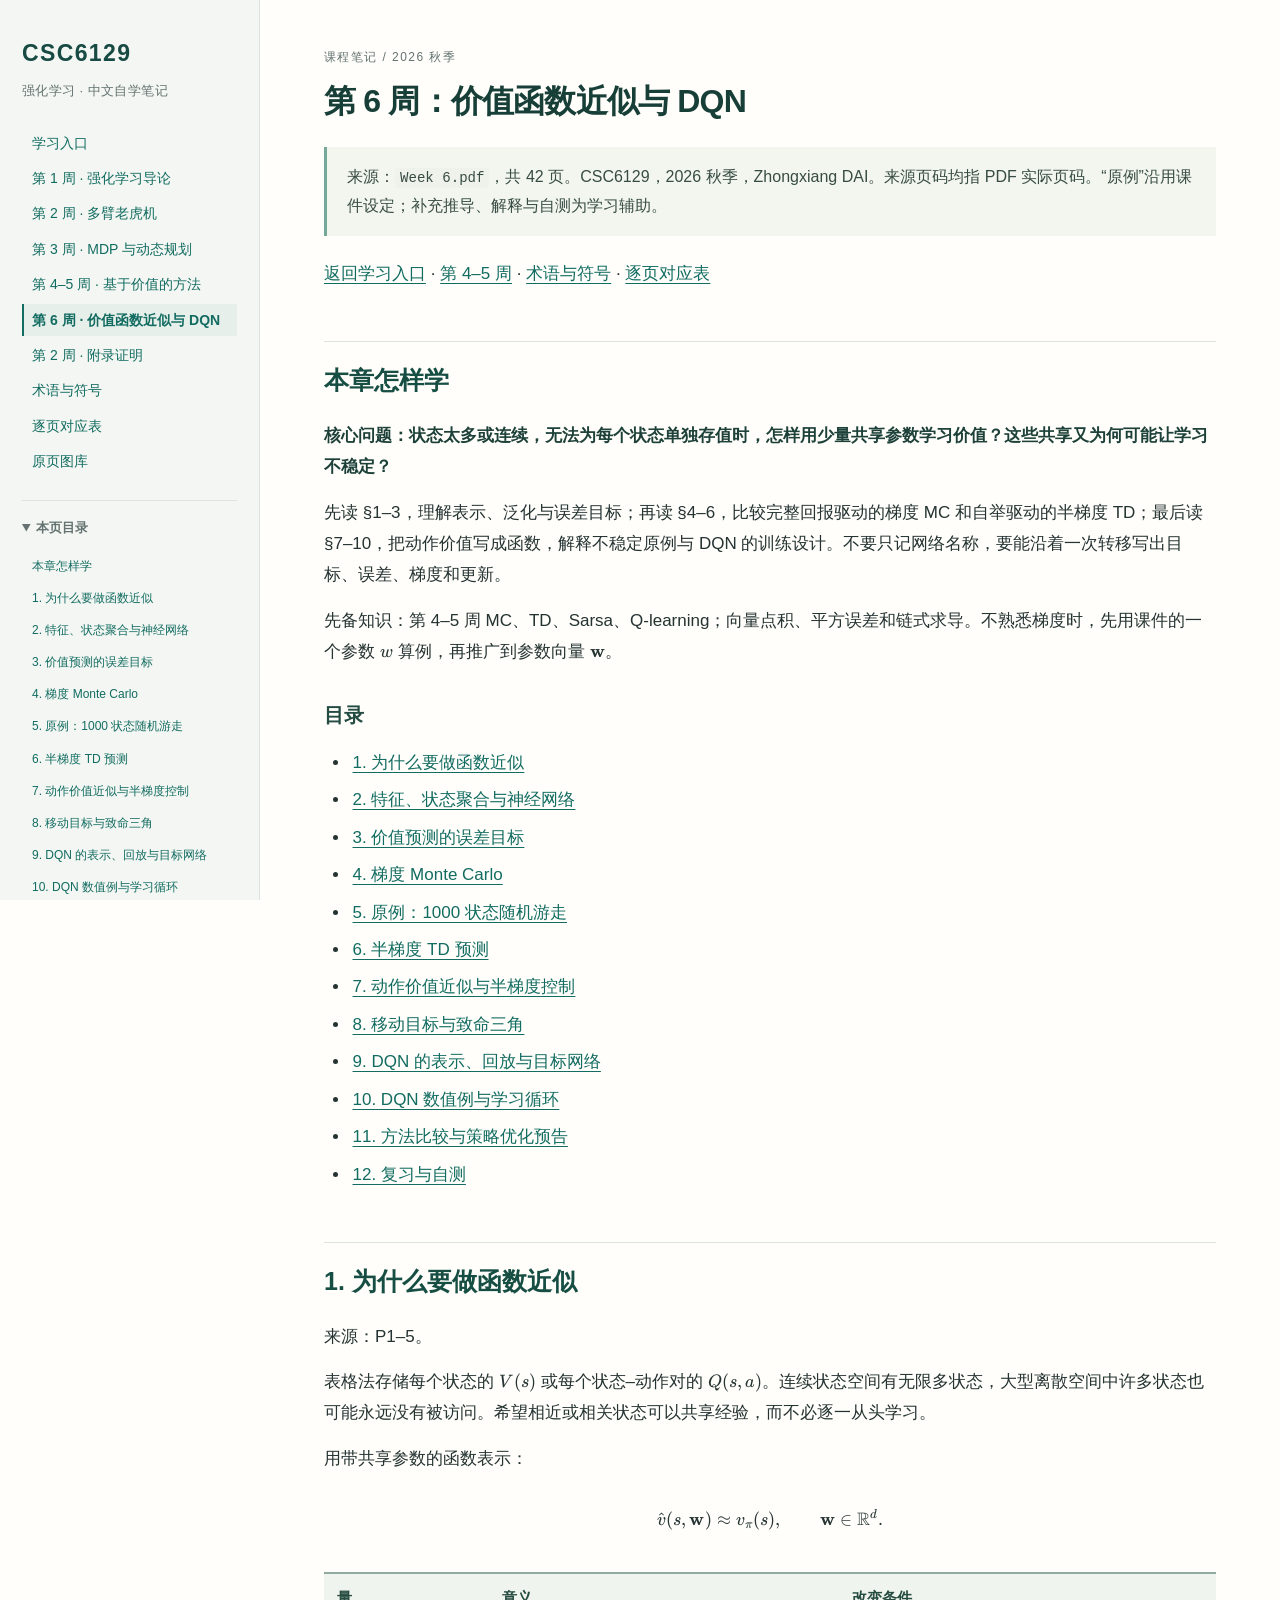
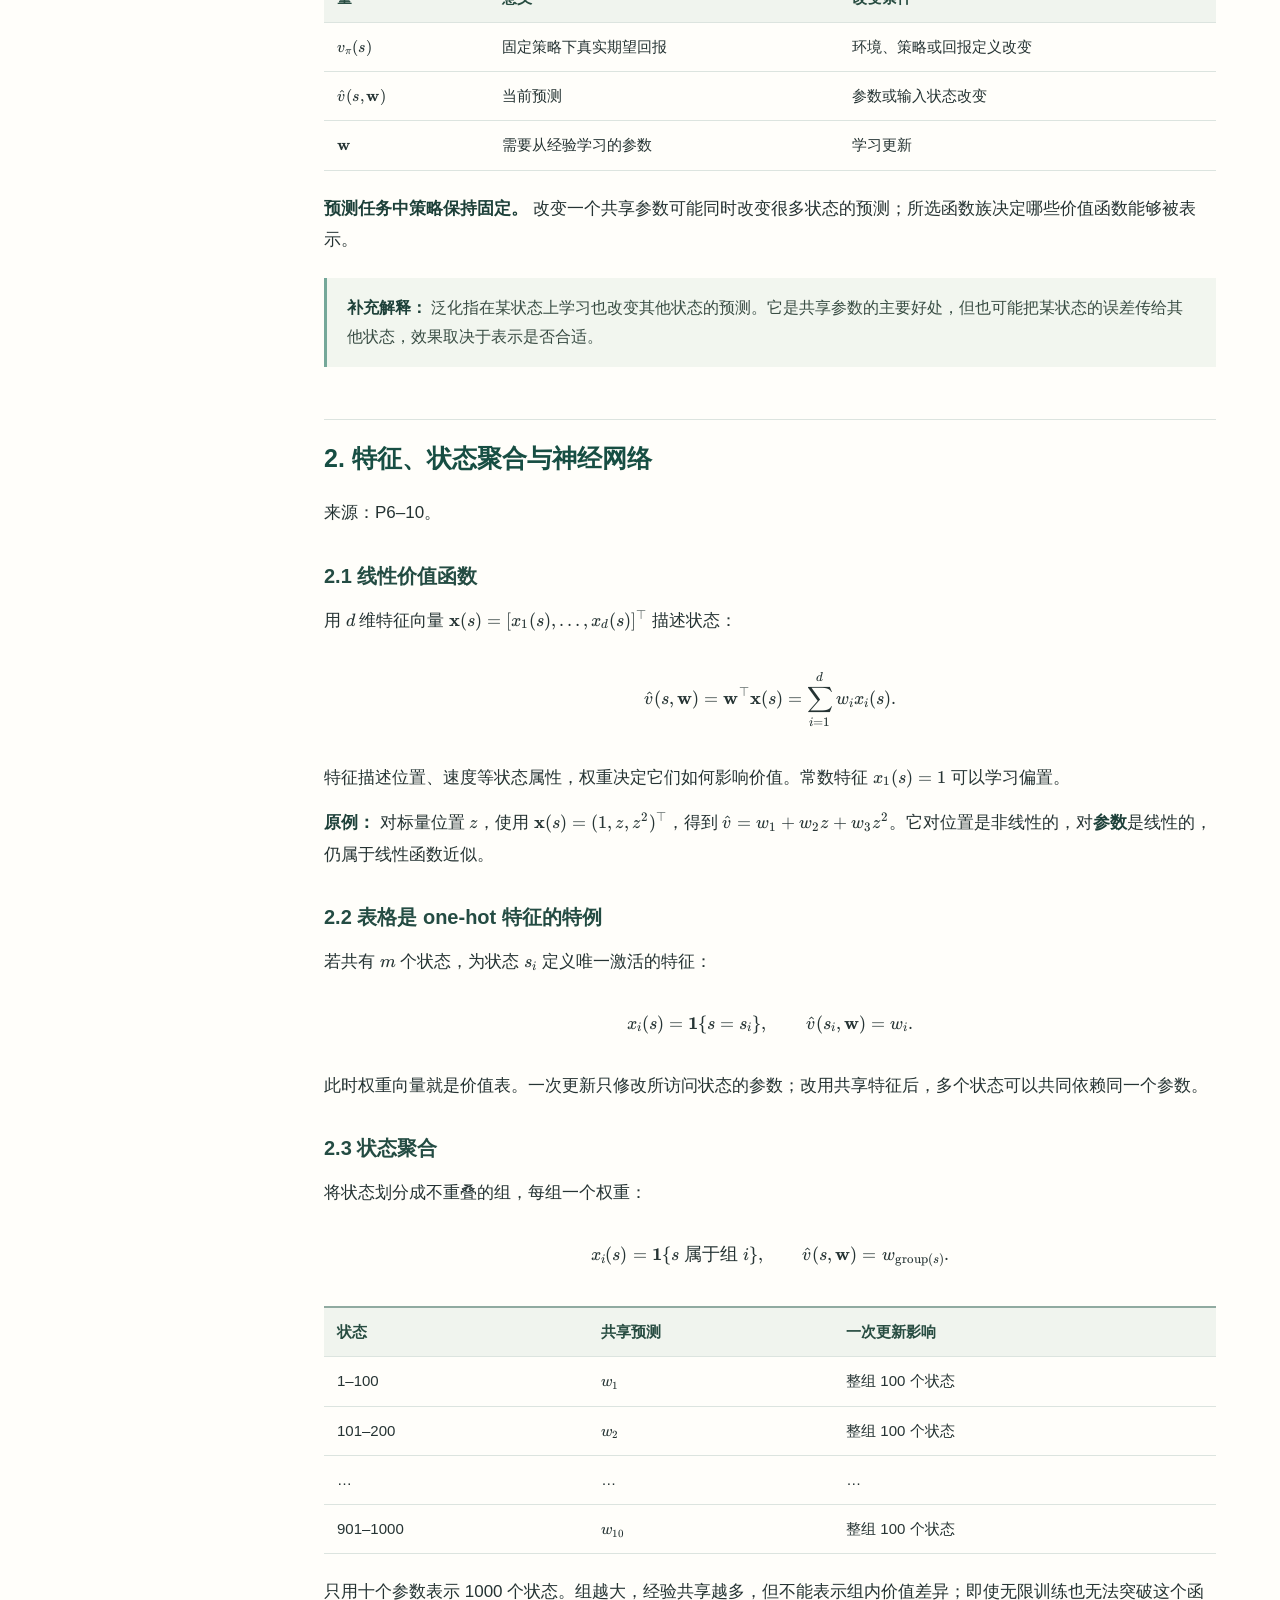
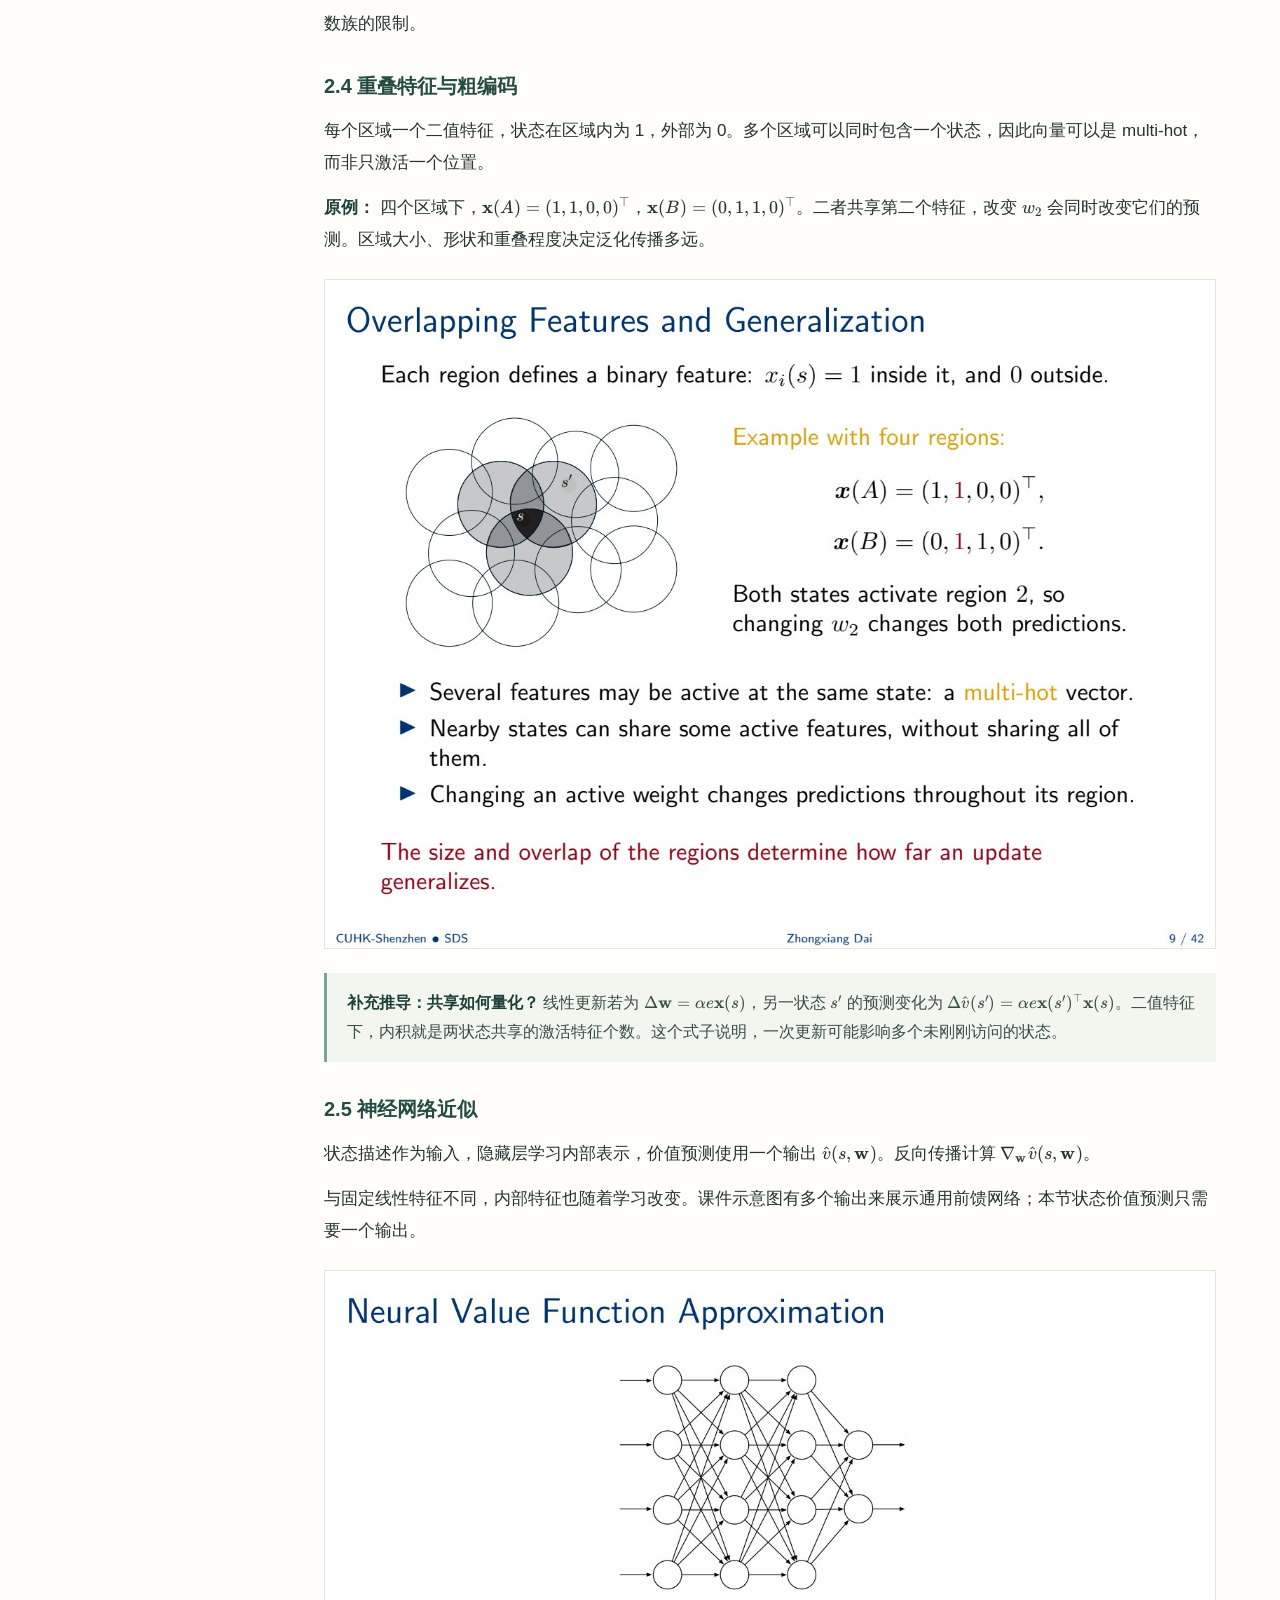
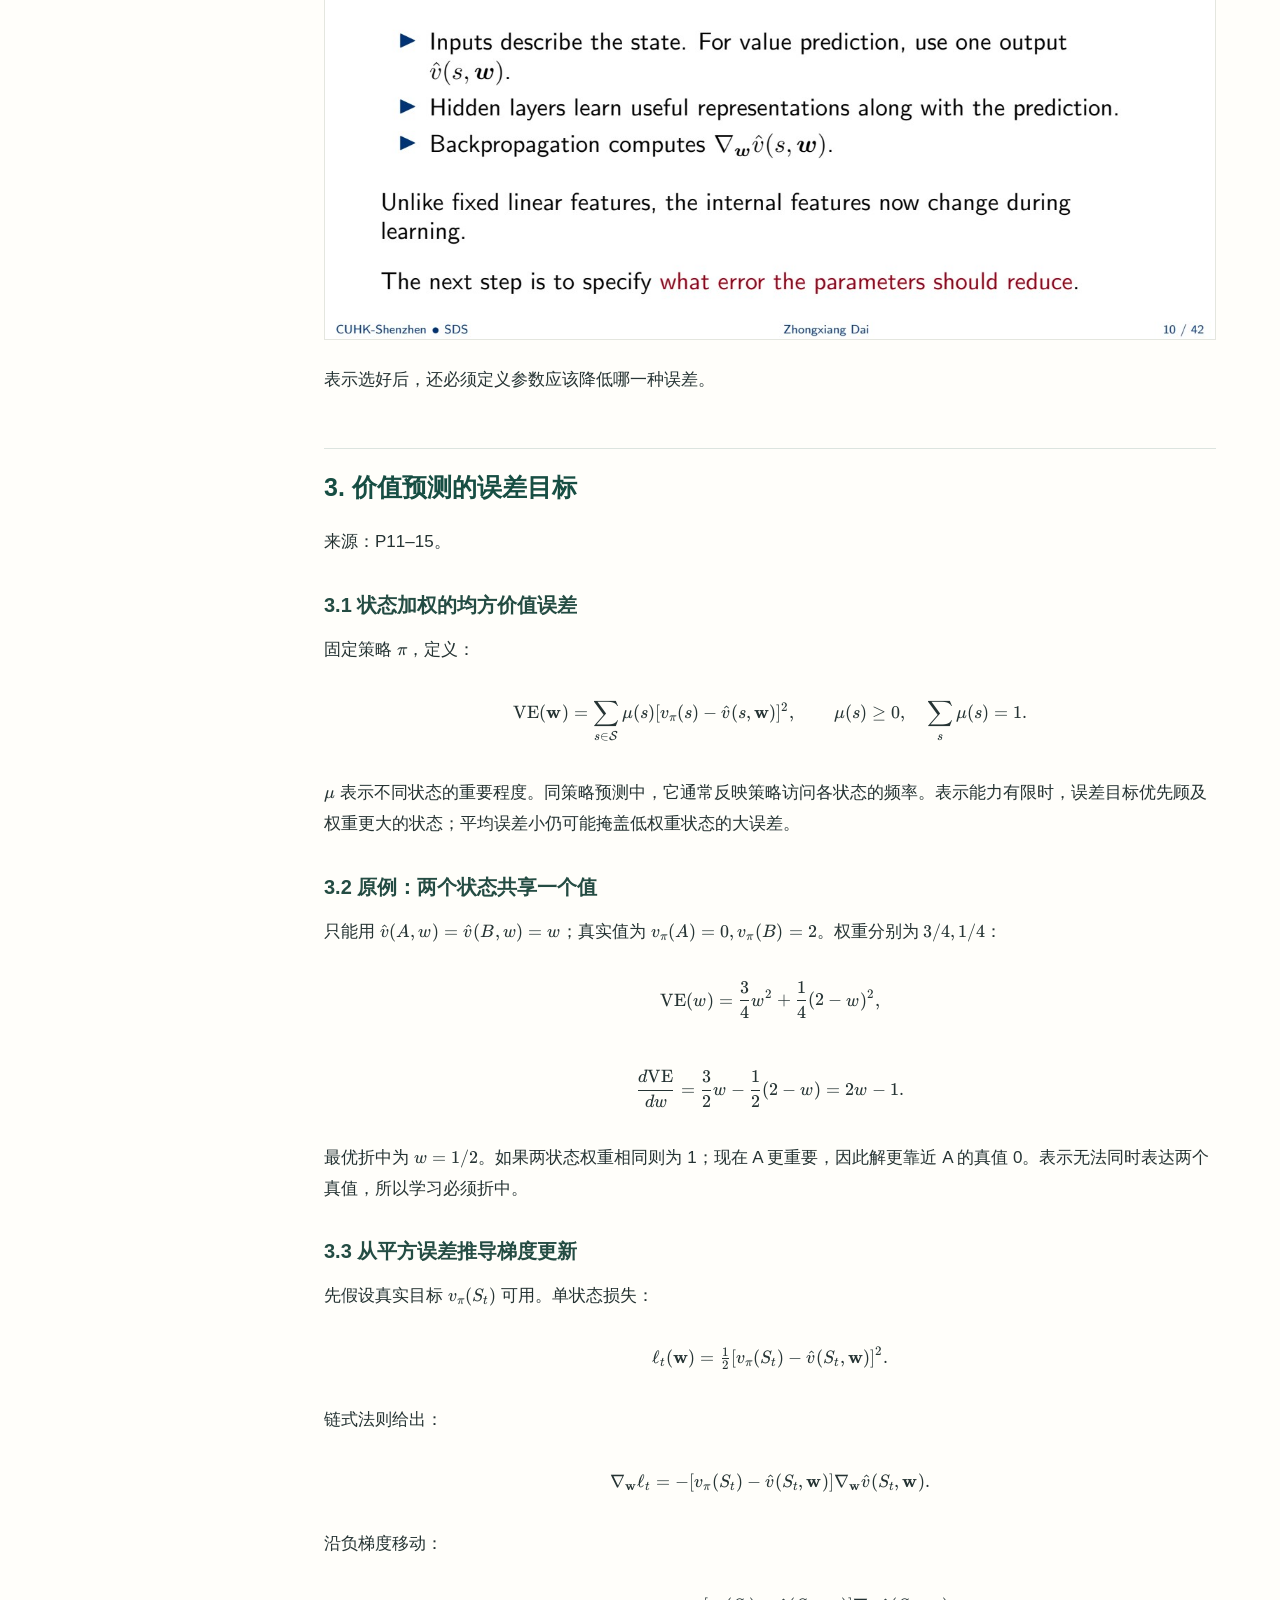
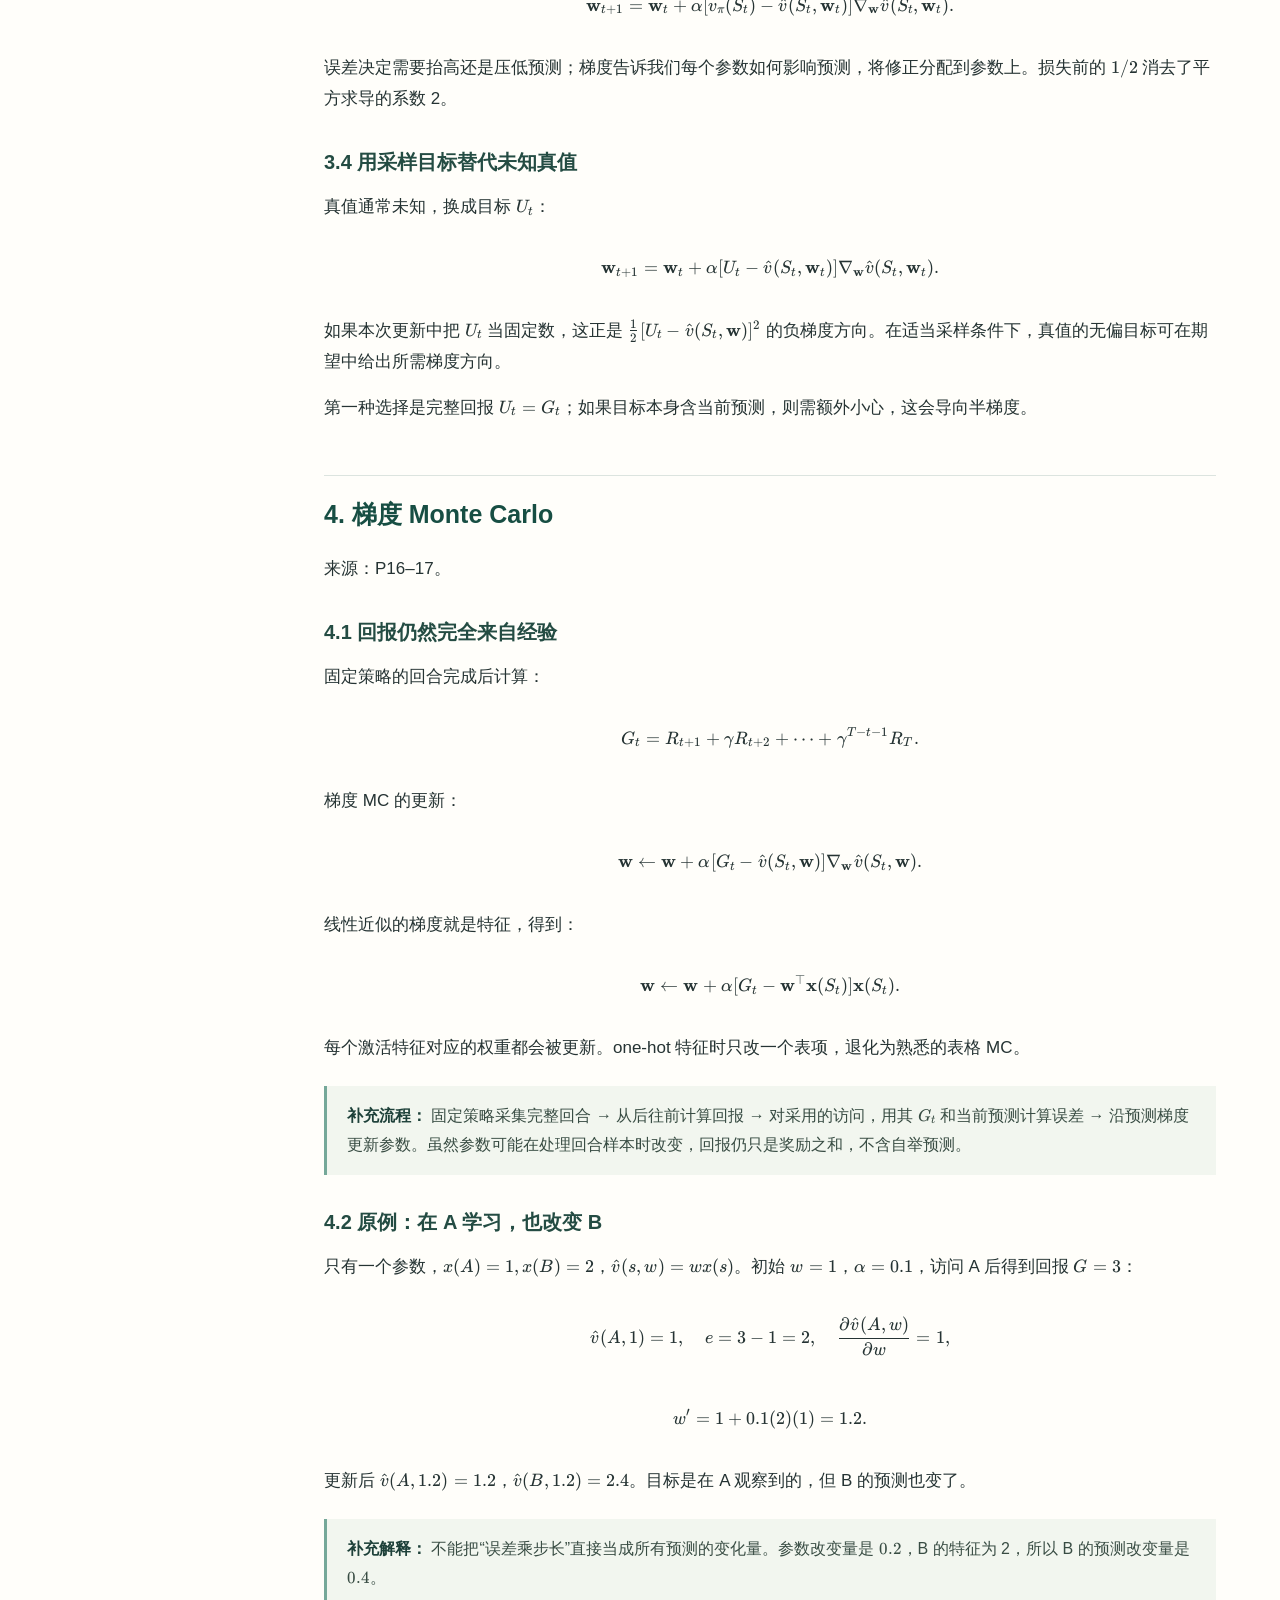
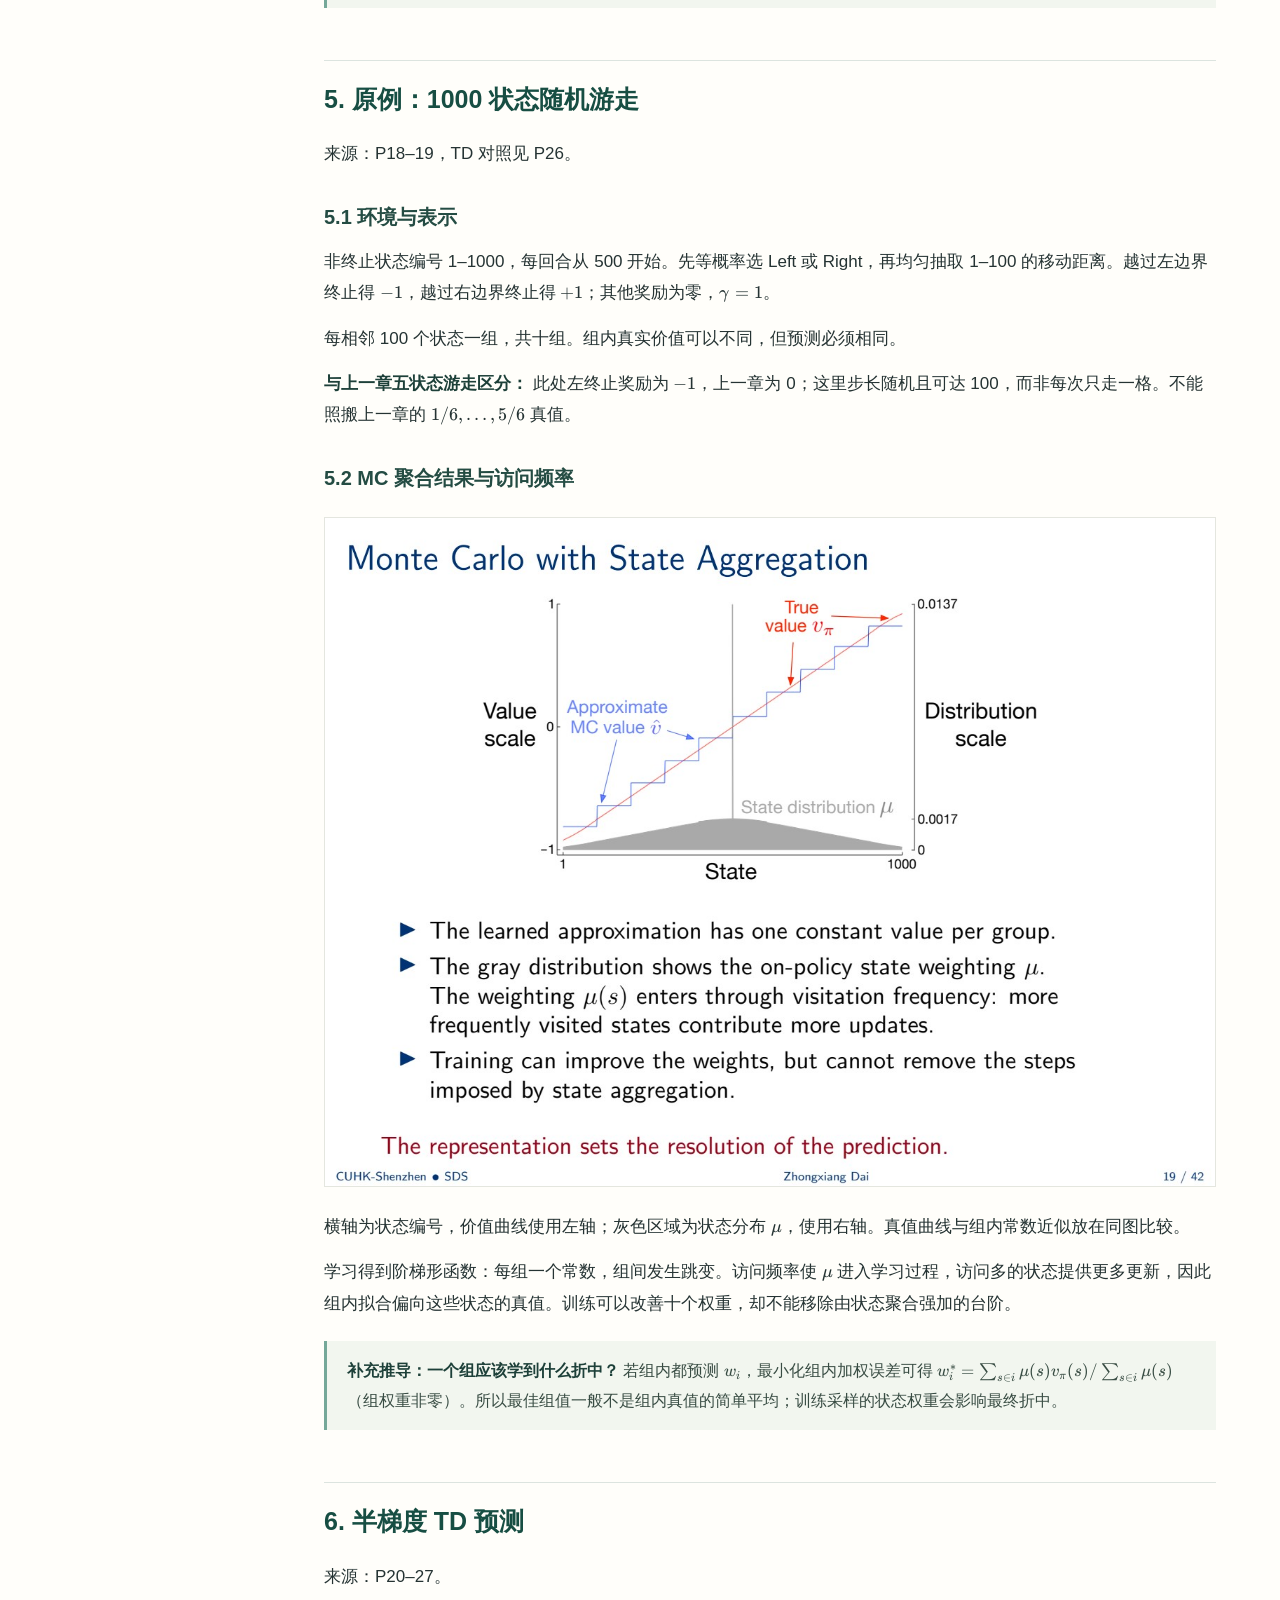
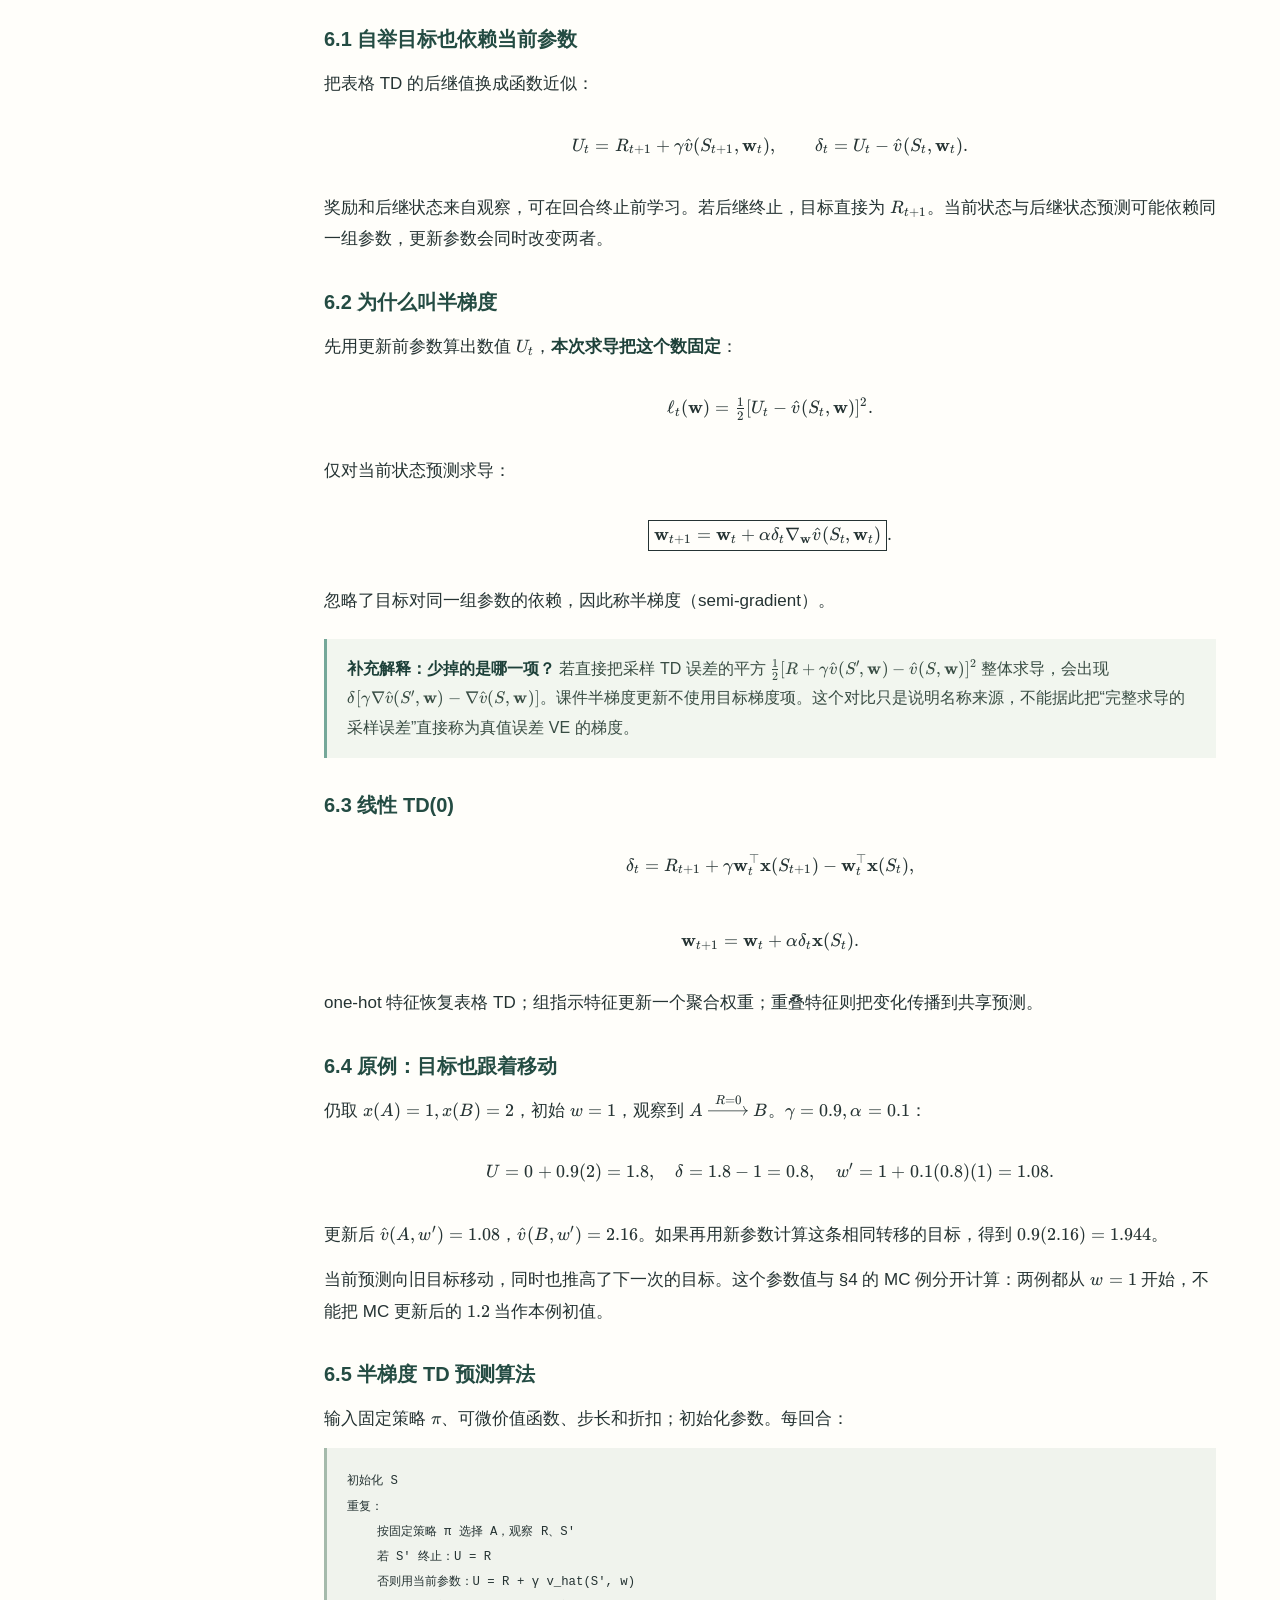
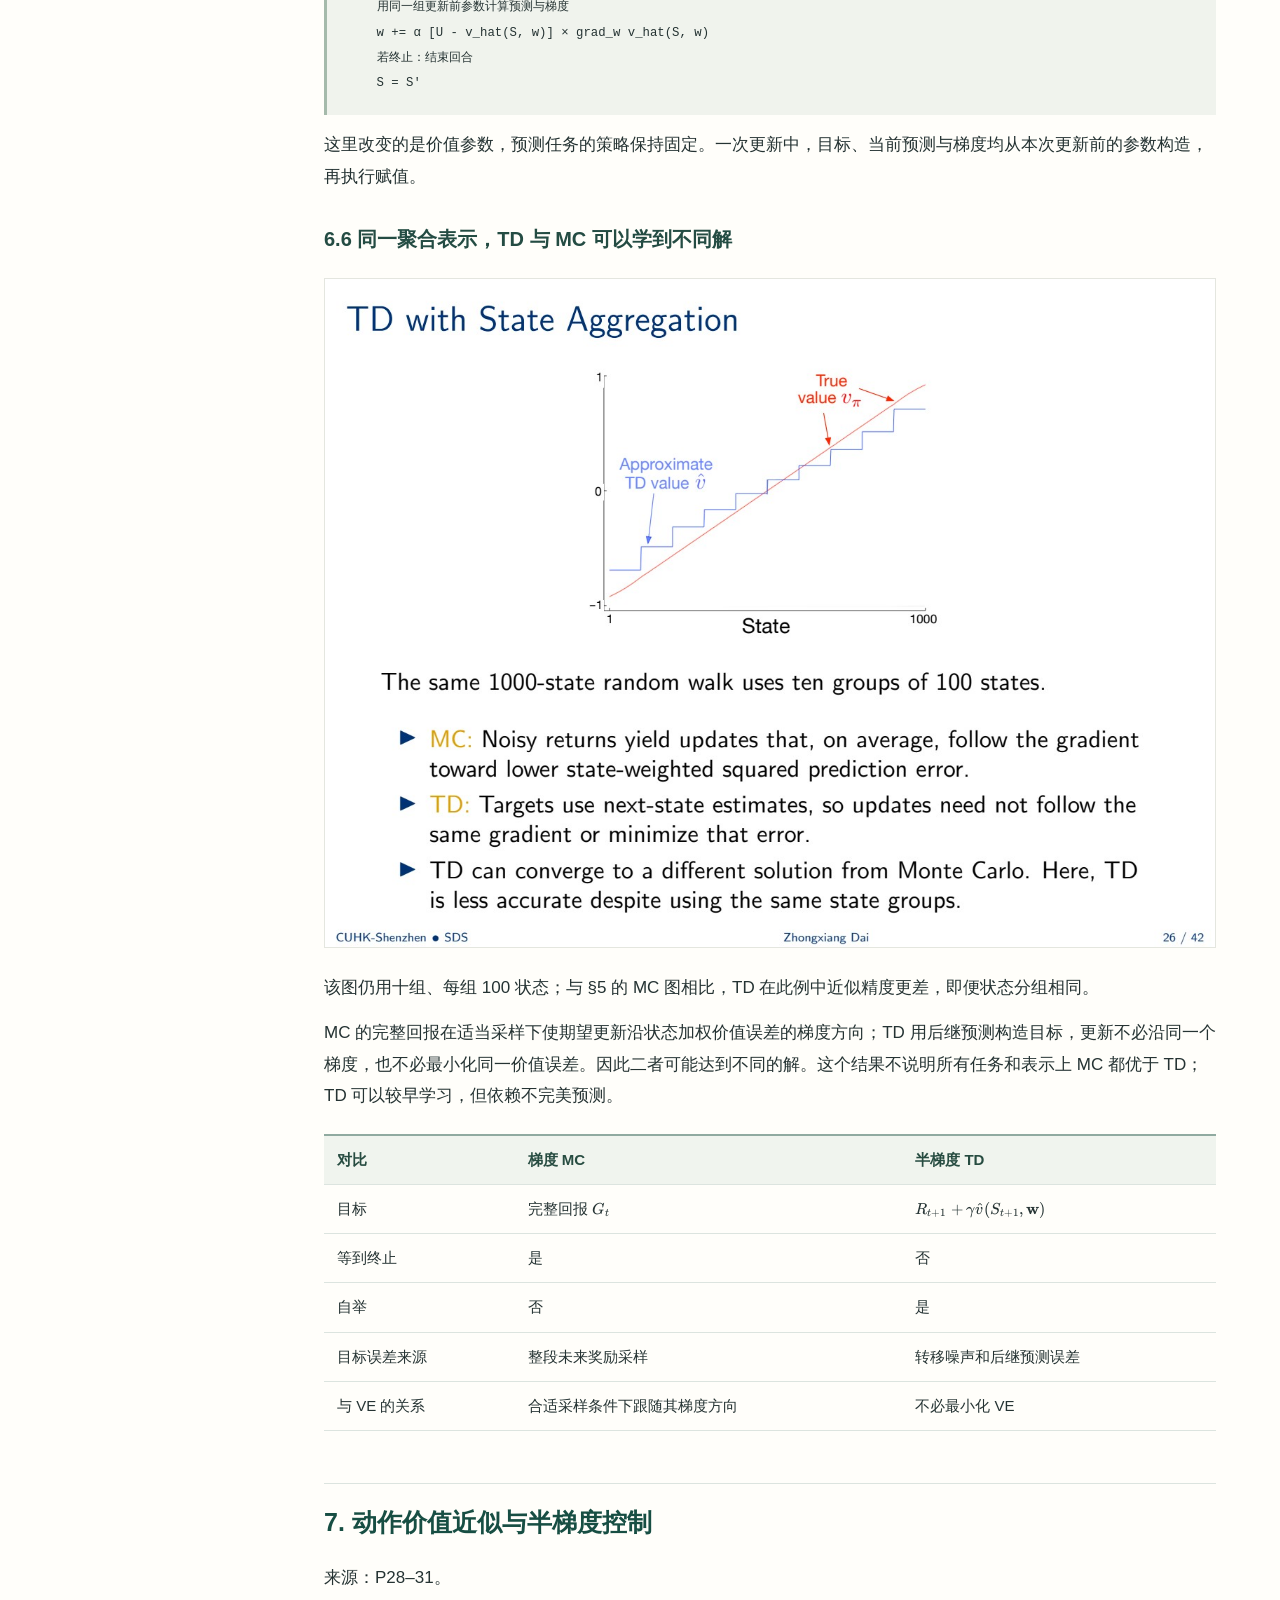
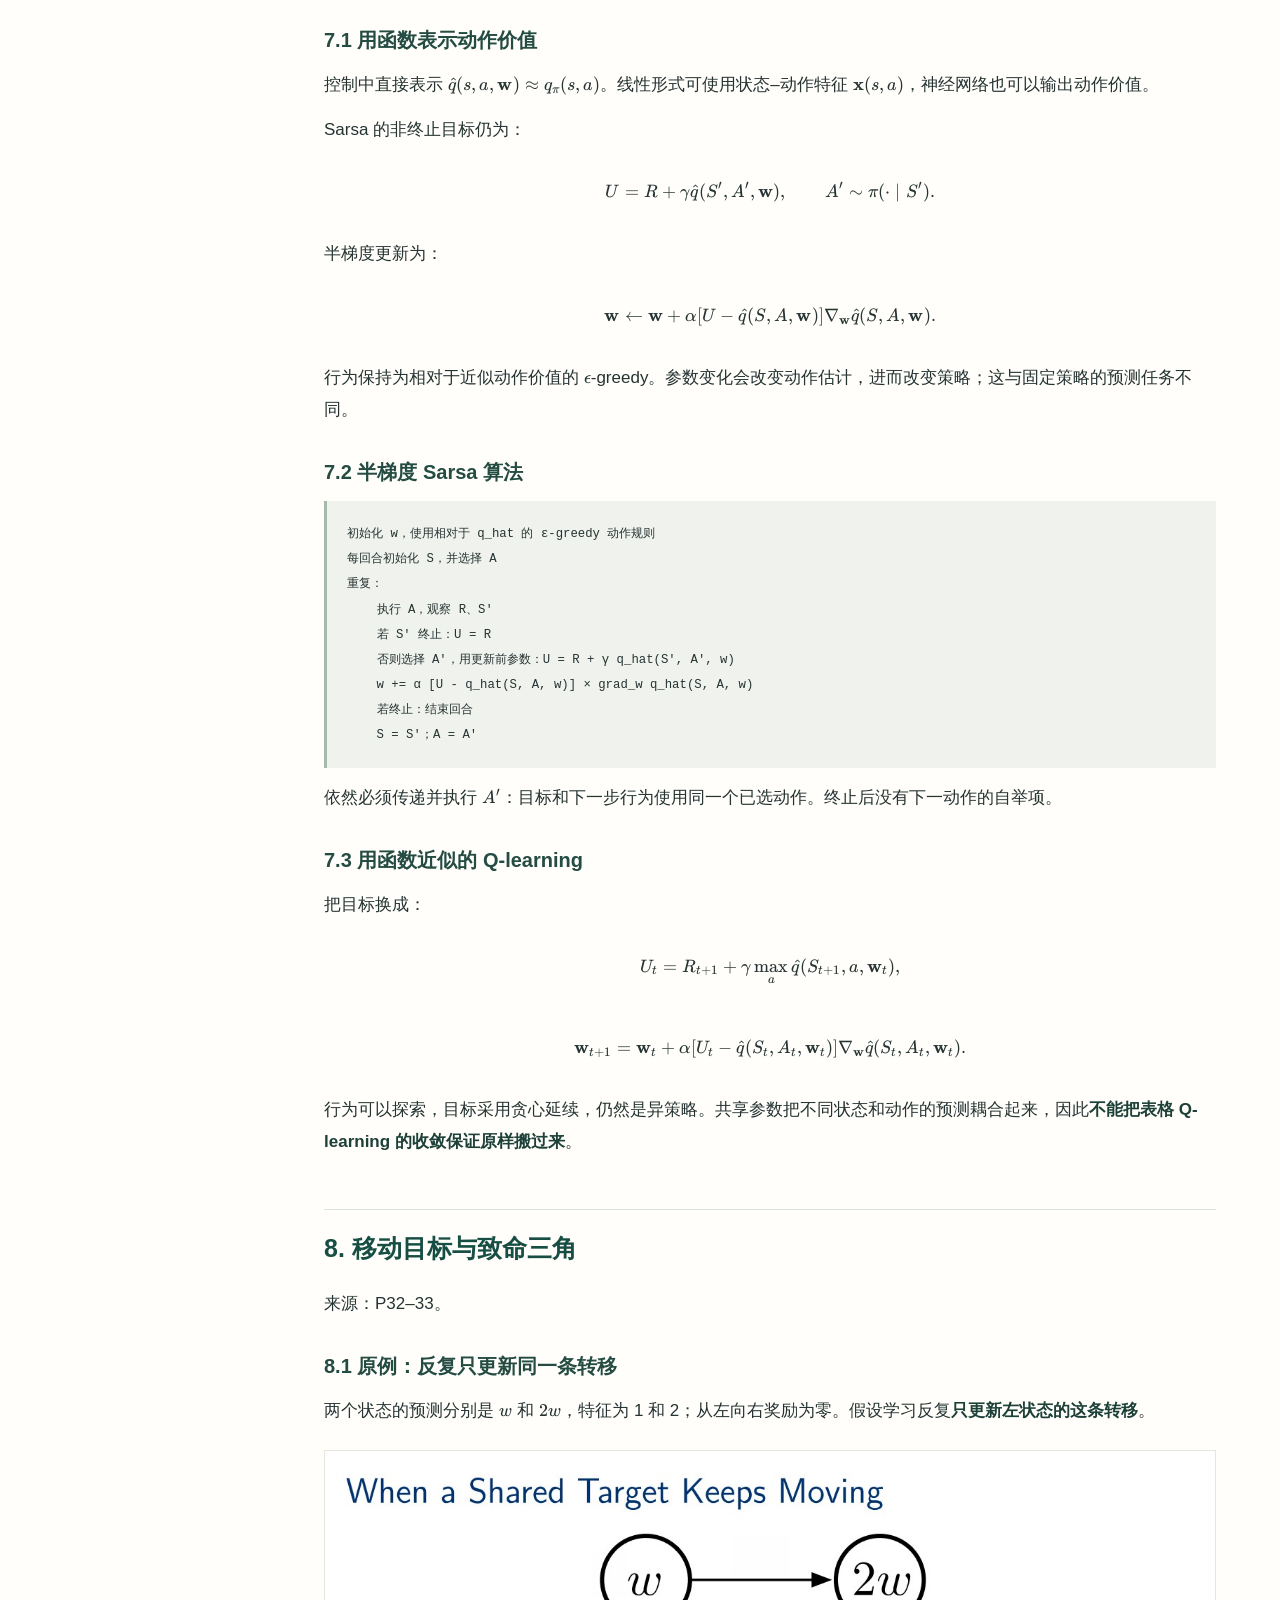
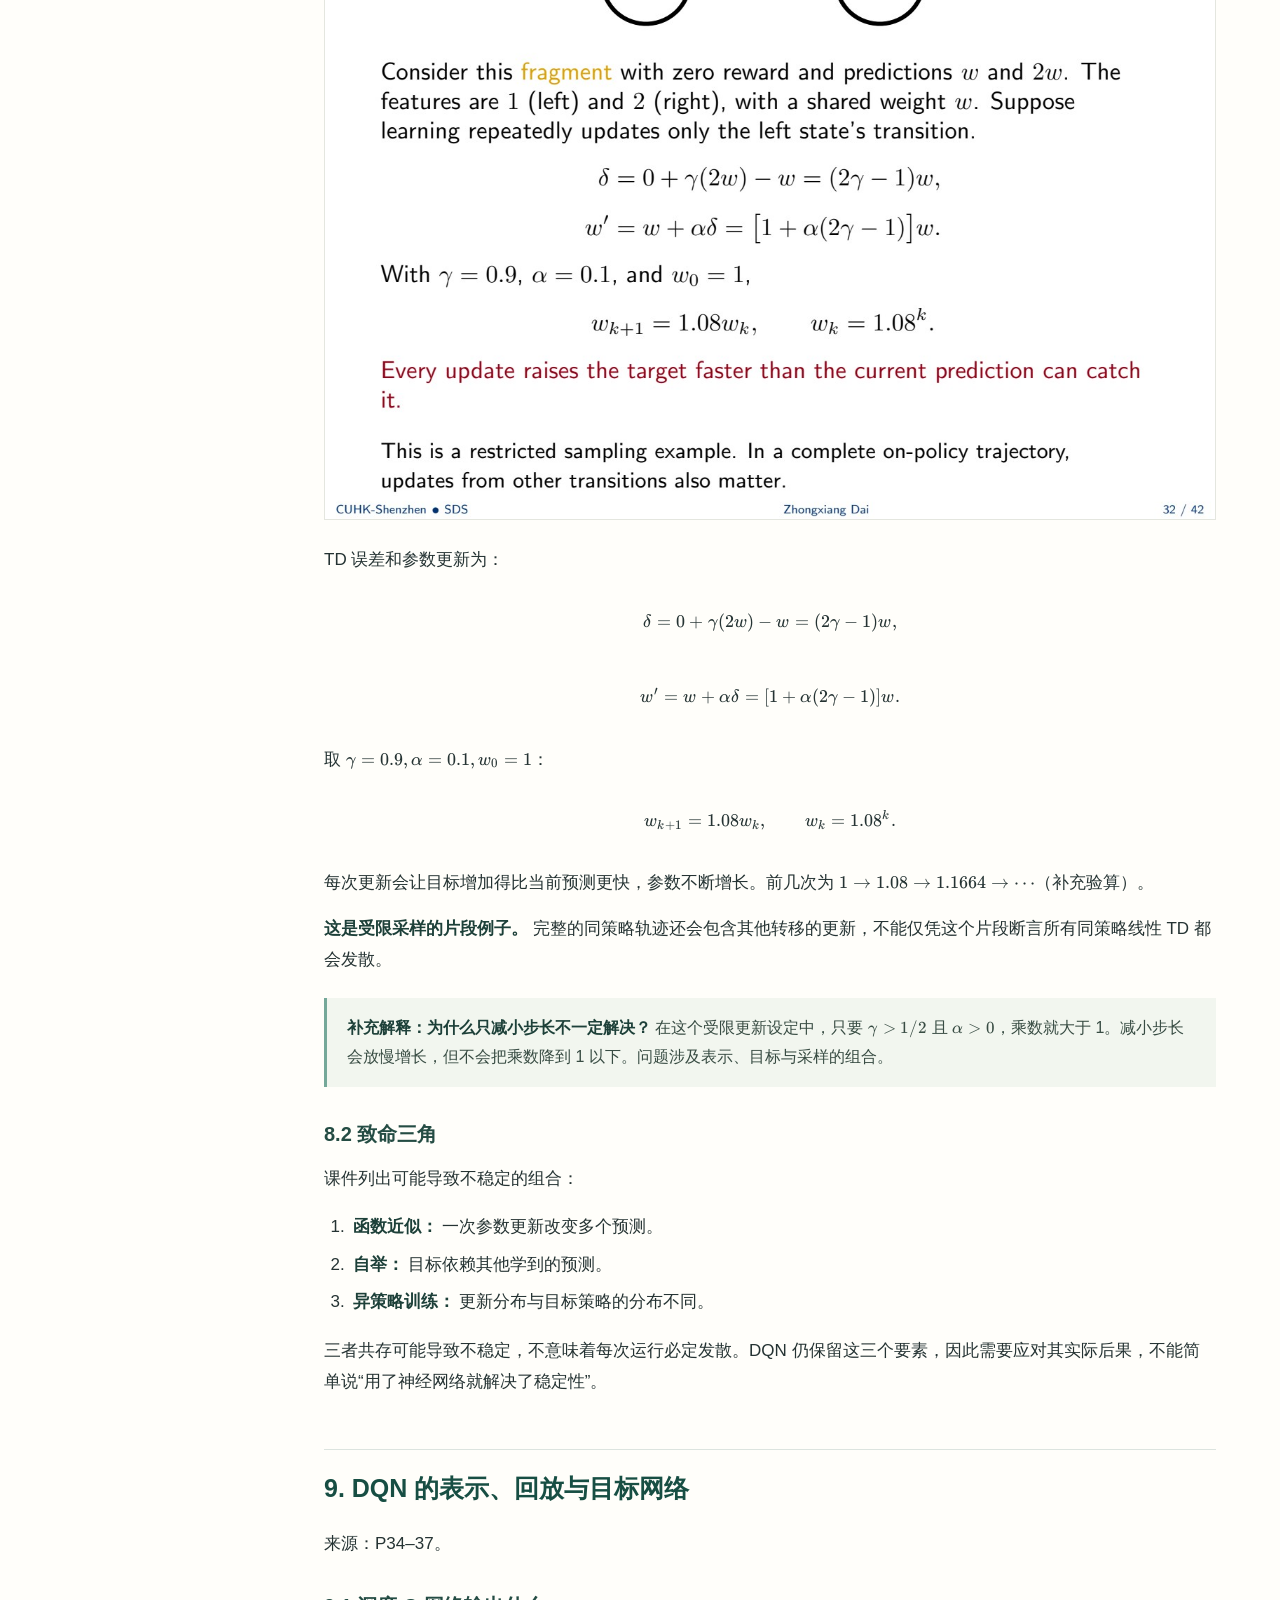
<file: notes/week06.html>
<!doctype html>
<html lang="zh-CN"><head><meta charset="utf-8"><meta name="viewport" content="width=device-width, initial-scale=1">
<meta name="description" content="CSC6129 强化学习中文自学笔记，保留原例、公式与推导。">
<title>第 6 周 · 价值函数近似与 DQN · 强化学习自学笔记</title>
<link rel="stylesheet" href="vendor/katex/dist/katex.min.css"><link rel="stylesheet" href="reader.css">
</head><body>
<a class="skip" href="#content">跳到正文</a>
<aside class="sidebar"><div class="brand">CSC6129<span>强化学习 · 中文自学笔记</span></div>
<nav aria-label="章节导航"><a  href="index.html">学习入口</a>
<a  href="week01.html">第 1 周 · 强化学习导论</a>
<a  href="week02.html">第 2 周 · 多臂老虎机</a>
<a  href="week03.html">第 3 周 · MDP 与动态规划</a>
<a  href="week04-05.html">第 4–5 周 · 基于价值的方法</a>
<a aria-current="page" href="week06.html">第 6 周 · 价值函数近似与 DQN</a>
<a  href="week02-appendix.html">第 2 周 · 附录证明</a>
<a  href="glossary.html">术语与符号</a>
<a  href="coverage.html">逐页对应表</a>
<a  href="source-pages.html">原页图库</a></nav>
<details class="page-toc" open><summary>本页目录</summary><nav aria-label="本页目录"><a href="#heading-1">本章怎样学</a>
<a href="#heading-3">1. 为什么要做函数近似</a>
<a href="#heading-4">2. 特征、状态聚合与神经网络</a>
<a href="#heading-10">3. 价值预测的误差目标</a>
<a href="#heading-15">4. 梯度 Monte Carlo</a>
<a href="#heading-18">5. 原例：1000 状态随机游走</a>
<a href="#heading-21">6. 半梯度 TD 预测</a>
<a href="#heading-28">7. 动作价值近似与半梯度控制</a>
<a href="#heading-32">8. 移动目标与致命三角</a>
<a href="#heading-35">9. DQN 的表示、回放与目标网络</a>
<a href="#heading-39">10. DQN 数值例与学习循环</a>
<a href="#heading-43">11. 方法比较与策略优化预告</a>
<a href="#heading-46">12. 复习与自测</a></nav></details>
<p class="reader-tip">查找内容：⌘F / Ctrl+F<br>公式可直接阅读，图片可放大查看。</p></aside>
<main id="content"><div class="eyebrow">课程笔记 / 2026 秋季</div><article><h1>第 6 周：价值函数近似与 DQN</h1>
<blockquote>
<p>来源：<code>Week 6.pdf</code>，共 42 页。CSC6129，2026 秋季，Zhongxiang DAI。来源页码均指 PDF 实际页码。“原例”沿用课件设定；补充推导、解释与自测为学习辅助。</p>
</blockquote>
<p><a href="index.html">返回学习入口</a> · <a href="week04-05.html">第 4–5 周</a> · <a href="glossary.html">术语与符号</a> · <a href="coverage.html#week06">逐页对应表</a></p>
<h2 id="heading-1">本章怎样学</h2>
<p><strong>核心问题：状态太多或连续，无法为每个状态单独存值时，怎样用少量共享参数学习价值？这些共享又为何可能让学习不稳定？</strong></p>
<p>先读 §1–3，理解表示、泛化与误差目标；再读 §4–6，比较完整回报驱动的梯度 MC 和自举驱动的半梯度 TD；最后读 §7–10，把动作价值写成函数，解释不稳定原例与 DQN 的训练设计。不要只记网络名称，要能沿着一次转移写出目标、误差、梯度和更新。</p>
<p>先备知识：第 4–5 周 MC、TD、Sarsa、Q-learning；向量点积、平方误差和链式求导。不熟悉梯度时，先用课件的一个参数 <span class="katex"><span class="katex-mathml"><math xmlns="http://www.w3.org/1998/Math/MathML"><semantics><mrow><mi>w</mi></mrow><annotation encoding="application/x-tex">w</annotation></semantics></math></span><span class="katex-html" aria-hidden="true"><span class="base"><span class="strut" style="height:0.4306em;"></span><span class="mord mathnormal" style="margin-right:0.02691em;">w</span></span></span></span> 算例，再推广到参数向量 <span class="katex"><span class="katex-mathml"><math xmlns="http://www.w3.org/1998/Math/MathML"><semantics><mrow><mi mathvariant="bold">w</mi></mrow><annotation encoding="application/x-tex">\mathbf w</annotation></semantics></math></span><span class="katex-html" aria-hidden="true"><span class="base"><span class="strut" style="height:0.4444em;"></span><span class="mord mathbf" style="margin-right:0.01597em;">w</span></span></span></span>。</p>
<h3 id="heading-2">目录</h3>
<ul>
<li><a href="#w6-1">1. 为什么要做函数近似</a></li>
<li><a href="#w6-2">2. 特征、状态聚合与神经网络</a></li>
<li><a href="#w6-3">3. 价值预测的误差目标</a></li>
<li><a href="#w6-4">4. 梯度 Monte Carlo</a></li>
<li><a href="#w6-5">5. 原例：1000 状态随机游走</a></li>
<li><a href="#w6-6">6. 半梯度 TD 预测</a></li>
<li><a href="#w6-7">7. 动作价值近似与半梯度控制</a></li>
<li><a href="#w6-8">8. 移动目标与致命三角</a></li>
<li><a href="#w6-9">9. DQN 的表示、回放与目标网络</a></li>
<li><a href="#w6-10">10. DQN 数值例与学习循环</a></li>
<li><a href="#w6-11">11. 方法比较与策略优化预告</a></li>
<li><a href="#w6-12">12. 复习与自测</a></li>
</ul>
<p><a id="w6-1"></a></p>
<h2 id="heading-3">1. 为什么要做函数近似</h2>
<p>来源：P1–5。</p>
<p>表格法存储每个状态的 <span class="katex"><span class="katex-mathml"><math xmlns="http://www.w3.org/1998/Math/MathML"><semantics><mrow><mi>V</mi><mo stretchy="false">(</mo><mi>s</mi><mo stretchy="false">)</mo></mrow><annotation encoding="application/x-tex">V(s)</annotation></semantics></math></span><span class="katex-html" aria-hidden="true"><span class="base"><span class="strut" style="height:1em;vertical-align:-0.25em;"></span><span class="mord mathnormal" style="margin-right:0.22222em;">V</span><span class="mopen">(</span><span class="mord mathnormal">s</span><span class="mclose">)</span></span></span></span> 或每个状态–动作对的 <span class="katex"><span class="katex-mathml"><math xmlns="http://www.w3.org/1998/Math/MathML"><semantics><mrow><mi>Q</mi><mo stretchy="false">(</mo><mi>s</mi><mo separator="true">,</mo><mi>a</mi><mo stretchy="false">)</mo></mrow><annotation encoding="application/x-tex">Q(s,a)</annotation></semantics></math></span><span class="katex-html" aria-hidden="true"><span class="base"><span class="strut" style="height:1em;vertical-align:-0.25em;"></span><span class="mord mathnormal">Q</span><span class="mopen">(</span><span class="mord mathnormal">s</span><span class="mpunct">,</span><span class="mspace" style="margin-right:0.1667em;"></span><span class="mord mathnormal">a</span><span class="mclose">)</span></span></span></span>。连续状态空间有无限多状态，大型离散空间中许多状态也可能永远没有被访问。希望相近或相关状态可以共享经验，而不必逐一从头学习。</p>
<p>用带共享参数的函数表示：</p>
<div class="equation"><span class="katex-display"><span class="katex"><span class="katex-mathml"><math xmlns="http://www.w3.org/1998/Math/MathML" display="block"><semantics><mrow><mover accent="true"><mi>v</mi><mo>^</mo></mover><mo stretchy="false">(</mo><mi>s</mi><mo separator="true">,</mo><mi mathvariant="bold">w</mi><mo stretchy="false">)</mo><mo>≈</mo><msub><mi>v</mi><mi>π</mi></msub><mo stretchy="false">(</mo><mi>s</mi><mo stretchy="false">)</mo><mo separator="true">,</mo><mspace width="2em"/><mi mathvariant="bold">w</mi><mo>∈</mo><msup><mi mathvariant="double-struck">R</mi><mi>d</mi></msup><mi mathvariant="normal">.</mi></mrow><annotation encoding="application/x-tex">\hat v(s,\mathbf w)\approx v_\pi(s),\qquad \mathbf w\in\mathbb R^d.</annotation></semantics></math></span><span class="katex-html" aria-hidden="true"><span class="base"><span class="strut" style="height:1em;vertical-align:-0.25em;"></span><span class="mord accent"><span class="vlist-t"><span class="vlist-r"><span class="vlist" style="height:0.6944em;"><span style="top:-3em;"><span class="pstrut" style="height:3em;"></span><span class="mord mathnormal" style="margin-right:0.03588em;">v</span></span><span style="top:-3em;"><span class="pstrut" style="height:3em;"></span><span class="accent-body" style="left:-0.2222em;"><span class="mord">^</span></span></span></span></span></span></span><span class="mopen">(</span><span class="mord mathnormal">s</span><span class="mpunct">,</span><span class="mspace" style="margin-right:0.1667em;"></span><span class="mord mathbf" style="margin-right:0.01597em;">w</span><span class="mclose">)</span><span class="mspace" style="margin-right:0.2778em;"></span><span class="mrel">≈</span><span class="mspace" style="margin-right:0.2778em;"></span></span><span class="base"><span class="strut" style="height:1em;vertical-align:-0.25em;"></span><span class="mord"><span class="mord mathnormal" style="margin-right:0.03588em;">v</span><span class="msupsub"><span class="vlist-t vlist-t2"><span class="vlist-r"><span class="vlist" style="height:0.1514em;"><span style="top:-2.55em;margin-left:-0.0359em;margin-right:0.05em;"><span class="pstrut" style="height:2.7em;"></span><span class="sizing reset-size6 size3 mtight"><span class="mord mathnormal mtight" style="margin-right:0.03588em;">π</span></span></span></span><span class="vlist-s">​</span></span><span class="vlist-r"><span class="vlist" style="height:0.15em;"><span></span></span></span></span></span></span><span class="mopen">(</span><span class="mord mathnormal">s</span><span class="mclose">)</span><span class="mpunct">,</span><span class="mspace" style="margin-right:2em;"></span><span class="mspace" style="margin-right:0.1667em;"></span><span class="mord mathbf" style="margin-right:0.01597em;">w</span><span class="mspace" style="margin-right:0.2778em;"></span><span class="mrel">∈</span><span class="mspace" style="margin-right:0.2778em;"></span></span><span class="base"><span class="strut" style="height:0.8991em;"></span><span class="mord"><span class="mord mathbb">R</span><span class="msupsub"><span class="vlist-t"><span class="vlist-r"><span class="vlist" style="height:0.8991em;"><span style="top:-3.113em;margin-right:0.05em;"><span class="pstrut" style="height:2.7em;"></span><span class="sizing reset-size6 size3 mtight"><span class="mord mathnormal mtight">d</span></span></span></span></span></span></span></span><span class="mord">.</span></span></span></span></span></div>
<div class="table-scroll"><table>
<thead>
<tr>
<th>量</th>
<th>意义</th>
<th>改变条件</th>
</tr>
</thead>
<tbody><tr>
<td><span class="katex"><span class="katex-mathml"><math xmlns="http://www.w3.org/1998/Math/MathML"><semantics><mrow><msub><mi>v</mi><mi>π</mi></msub><mo stretchy="false">(</mo><mi>s</mi><mo stretchy="false">)</mo></mrow><annotation encoding="application/x-tex">v_\pi(s)</annotation></semantics></math></span><span class="katex-html" aria-hidden="true"><span class="base"><span class="strut" style="height:1em;vertical-align:-0.25em;"></span><span class="mord"><span class="mord mathnormal" style="margin-right:0.03588em;">v</span><span class="msupsub"><span class="vlist-t vlist-t2"><span class="vlist-r"><span class="vlist" style="height:0.1514em;"><span style="top:-2.55em;margin-left:-0.0359em;margin-right:0.05em;"><span class="pstrut" style="height:2.7em;"></span><span class="sizing reset-size6 size3 mtight"><span class="mord mathnormal mtight" style="margin-right:0.03588em;">π</span></span></span></span><span class="vlist-s">​</span></span><span class="vlist-r"><span class="vlist" style="height:0.15em;"><span></span></span></span></span></span></span><span class="mopen">(</span><span class="mord mathnormal">s</span><span class="mclose">)</span></span></span></span></td>
<td>固定策略下真实期望回报</td>
<td>环境、策略或回报定义改变</td>
</tr>
<tr>
<td><span class="katex"><span class="katex-mathml"><math xmlns="http://www.w3.org/1998/Math/MathML"><semantics><mrow><mover accent="true"><mi>v</mi><mo>^</mo></mover><mo stretchy="false">(</mo><mi>s</mi><mo separator="true">,</mo><mi mathvariant="bold">w</mi><mo stretchy="false">)</mo></mrow><annotation encoding="application/x-tex">\hat v(s,\mathbf w)</annotation></semantics></math></span><span class="katex-html" aria-hidden="true"><span class="base"><span class="strut" style="height:1em;vertical-align:-0.25em;"></span><span class="mord accent"><span class="vlist-t"><span class="vlist-r"><span class="vlist" style="height:0.6944em;"><span style="top:-3em;"><span class="pstrut" style="height:3em;"></span><span class="mord mathnormal" style="margin-right:0.03588em;">v</span></span><span style="top:-3em;"><span class="pstrut" style="height:3em;"></span><span class="accent-body" style="left:-0.2222em;"><span class="mord">^</span></span></span></span></span></span></span><span class="mopen">(</span><span class="mord mathnormal">s</span><span class="mpunct">,</span><span class="mspace" style="margin-right:0.1667em;"></span><span class="mord mathbf" style="margin-right:0.01597em;">w</span><span class="mclose">)</span></span></span></span></td>
<td>当前预测</td>
<td>参数或输入状态改变</td>
</tr>
<tr>
<td><span class="katex"><span class="katex-mathml"><math xmlns="http://www.w3.org/1998/Math/MathML"><semantics><mrow><mi mathvariant="bold">w</mi></mrow><annotation encoding="application/x-tex">\mathbf w</annotation></semantics></math></span><span class="katex-html" aria-hidden="true"><span class="base"><span class="strut" style="height:0.4444em;"></span><span class="mord mathbf" style="margin-right:0.01597em;">w</span></span></span></span></td>
<td>需要从经验学习的参数</td>
<td>学习更新</td>
</tr>
</tbody></table></div>
<p><strong>预测任务中策略保持固定。</strong> 改变一个共享参数可能同时改变很多状态的预测；所选函数族决定哪些价值函数能够被表示。</p>
<blockquote>
<p><strong>补充解释：</strong> 泛化指在某状态上学习也改变其他状态的预测。它是共享参数的主要好处，但也可能把某状态的误差传给其他状态，效果取决于表示是否合适。</p>
</blockquote>
<p><a id="w6-2"></a></p>
<h2 id="heading-4">2. 特征、状态聚合与神经网络</h2>
<p>来源：P6–10。</p>
<h3 id="heading-5">2.1 线性价值函数</h3>
<p>用 <span class="katex"><span class="katex-mathml"><math xmlns="http://www.w3.org/1998/Math/MathML"><semantics><mrow><mi>d</mi></mrow><annotation encoding="application/x-tex">d</annotation></semantics></math></span><span class="katex-html" aria-hidden="true"><span class="base"><span class="strut" style="height:0.6944em;"></span><span class="mord mathnormal">d</span></span></span></span> 维特征向量 <span class="katex"><span class="katex-mathml"><math xmlns="http://www.w3.org/1998/Math/MathML"><semantics><mrow><mi mathvariant="bold">x</mi><mo stretchy="false">(</mo><mi>s</mi><mo stretchy="false">)</mo><mo>=</mo><mo stretchy="false">[</mo><msub><mi>x</mi><mn>1</mn></msub><mo stretchy="false">(</mo><mi>s</mi><mo stretchy="false">)</mo><mo separator="true">,</mo><mo>…</mo><mo separator="true">,</mo><msub><mi>x</mi><mi>d</mi></msub><mo stretchy="false">(</mo><mi>s</mi><mo stretchy="false">)</mo><msup><mo stretchy="false">]</mo><mi mathvariant="normal">⊤</mi></msup></mrow><annotation encoding="application/x-tex">\mathbf x(s)=[x_1(s),\ldots,x_d(s)]^\top</annotation></semantics></math></span><span class="katex-html" aria-hidden="true"><span class="base"><span class="strut" style="height:1em;vertical-align:-0.25em;"></span><span class="mord mathbf">x</span><span class="mopen">(</span><span class="mord mathnormal">s</span><span class="mclose">)</span><span class="mspace" style="margin-right:0.2778em;"></span><span class="mrel">=</span><span class="mspace" style="margin-right:0.2778em;"></span></span><span class="base"><span class="strut" style="height:1.0991em;vertical-align:-0.25em;"></span><span class="mopen">[</span><span class="mord"><span class="mord mathnormal">x</span><span class="msupsub"><span class="vlist-t vlist-t2"><span class="vlist-r"><span class="vlist" style="height:0.3011em;"><span style="top:-2.55em;margin-left:0em;margin-right:0.05em;"><span class="pstrut" style="height:2.7em;"></span><span class="sizing reset-size6 size3 mtight"><span class="mord mtight">1</span></span></span></span><span class="vlist-s">​</span></span><span class="vlist-r"><span class="vlist" style="height:0.15em;"><span></span></span></span></span></span></span><span class="mopen">(</span><span class="mord mathnormal">s</span><span class="mclose">)</span><span class="mpunct">,</span><span class="mspace" style="margin-right:0.1667em;"></span><span class="minner">…</span><span class="mspace" style="margin-right:0.1667em;"></span><span class="mpunct">,</span><span class="mspace" style="margin-right:0.1667em;"></span><span class="mord"><span class="mord mathnormal">x</span><span class="msupsub"><span class="vlist-t vlist-t2"><span class="vlist-r"><span class="vlist" style="height:0.3361em;"><span style="top:-2.55em;margin-left:0em;margin-right:0.05em;"><span class="pstrut" style="height:2.7em;"></span><span class="sizing reset-size6 size3 mtight"><span class="mord mathnormal mtight">d</span></span></span></span><span class="vlist-s">​</span></span><span class="vlist-r"><span class="vlist" style="height:0.15em;"><span></span></span></span></span></span></span><span class="mopen">(</span><span class="mord mathnormal">s</span><span class="mclose">)</span><span class="mclose"><span class="mclose">]</span><span class="msupsub"><span class="vlist-t"><span class="vlist-r"><span class="vlist" style="height:0.8491em;"><span style="top:-3.063em;margin-right:0.05em;"><span class="pstrut" style="height:2.7em;"></span><span class="sizing reset-size6 size3 mtight"><span class="mord mtight">⊤</span></span></span></span></span></span></span></span></span></span></span> 描述状态：</p>
<div class="equation"><span class="katex-display"><span class="katex"><span class="katex-mathml"><math xmlns="http://www.w3.org/1998/Math/MathML" display="block"><semantics><mrow><mover accent="true"><mi>v</mi><mo>^</mo></mover><mo stretchy="false">(</mo><mi>s</mi><mo separator="true">,</mo><mi mathvariant="bold">w</mi><mo stretchy="false">)</mo><mo>=</mo><msup><mi mathvariant="bold">w</mi><mi mathvariant="normal">⊤</mi></msup><mi mathvariant="bold">x</mi><mo stretchy="false">(</mo><mi>s</mi><mo stretchy="false">)</mo><mo>=</mo><munderover><mo>∑</mo><mrow><mi>i</mi><mo>=</mo><mn>1</mn></mrow><mi>d</mi></munderover><msub><mi>w</mi><mi>i</mi></msub><msub><mi>x</mi><mi>i</mi></msub><mo stretchy="false">(</mo><mi>s</mi><mo stretchy="false">)</mo><mi mathvariant="normal">.</mi></mrow><annotation encoding="application/x-tex">\hat v(s,\mathbf w)=\mathbf w^\top\mathbf x(s)=\sum_{i=1}^dw_ix_i(s).</annotation></semantics></math></span><span class="katex-html" aria-hidden="true"><span class="base"><span class="strut" style="height:1em;vertical-align:-0.25em;"></span><span class="mord accent"><span class="vlist-t"><span class="vlist-r"><span class="vlist" style="height:0.6944em;"><span style="top:-3em;"><span class="pstrut" style="height:3em;"></span><span class="mord mathnormal" style="margin-right:0.03588em;">v</span></span><span style="top:-3em;"><span class="pstrut" style="height:3em;"></span><span class="accent-body" style="left:-0.2222em;"><span class="mord">^</span></span></span></span></span></span></span><span class="mopen">(</span><span class="mord mathnormal">s</span><span class="mpunct">,</span><span class="mspace" style="margin-right:0.1667em;"></span><span class="mord mathbf" style="margin-right:0.01597em;">w</span><span class="mclose">)</span><span class="mspace" style="margin-right:0.2778em;"></span><span class="mrel">=</span><span class="mspace" style="margin-right:0.2778em;"></span></span><span class="base"><span class="strut" style="height:1.1491em;vertical-align:-0.25em;"></span><span class="mord"><span class="mord mathbf" style="margin-right:0.01597em;">w</span><span class="msupsub"><span class="vlist-t"><span class="vlist-r"><span class="vlist" style="height:0.8991em;"><span style="top:-3.113em;margin-right:0.05em;"><span class="pstrut" style="height:2.7em;"></span><span class="sizing reset-size6 size3 mtight"><span class="mord mtight">⊤</span></span></span></span></span></span></span></span><span class="mord mathbf">x</span><span class="mopen">(</span><span class="mord mathnormal">s</span><span class="mclose">)</span><span class="mspace" style="margin-right:0.2778em;"></span><span class="mrel">=</span><span class="mspace" style="margin-right:0.2778em;"></span></span><span class="base"><span class="strut" style="height:3.1138em;vertical-align:-1.2777em;"></span><span class="mop op-limits"><span class="vlist-t vlist-t2"><span class="vlist-r"><span class="vlist" style="height:1.8361em;"><span style="top:-1.8723em;margin-left:0em;"><span class="pstrut" style="height:3.05em;"></span><span class="sizing reset-size6 size3 mtight"><span class="mord mtight"><span class="mord mathnormal mtight">i</span><span class="mrel mtight">=</span><span class="mord mtight">1</span></span></span></span><span style="top:-3.05em;"><span class="pstrut" style="height:3.05em;"></span><span><span class="mop op-symbol large-op">∑</span></span></span><span style="top:-4.3em;margin-left:0em;"><span class="pstrut" style="height:3.05em;"></span><span class="sizing reset-size6 size3 mtight"><span class="mord mathnormal mtight">d</span></span></span></span><span class="vlist-s">​</span></span><span class="vlist-r"><span class="vlist" style="height:1.2777em;"><span></span></span></span></span></span><span class="mspace" style="margin-right:0.1667em;"></span><span class="mord"><span class="mord mathnormal" style="margin-right:0.02691em;">w</span><span class="msupsub"><span class="vlist-t vlist-t2"><span class="vlist-r"><span class="vlist" style="height:0.3117em;"><span style="top:-2.55em;margin-left:-0.0269em;margin-right:0.05em;"><span class="pstrut" style="height:2.7em;"></span><span class="sizing reset-size6 size3 mtight"><span class="mord mathnormal mtight">i</span></span></span></span><span class="vlist-s">​</span></span><span class="vlist-r"><span class="vlist" style="height:0.15em;"><span></span></span></span></span></span></span><span class="mord"><span class="mord mathnormal">x</span><span class="msupsub"><span class="vlist-t vlist-t2"><span class="vlist-r"><span class="vlist" style="height:0.3117em;"><span style="top:-2.55em;margin-left:0em;margin-right:0.05em;"><span class="pstrut" style="height:2.7em;"></span><span class="sizing reset-size6 size3 mtight"><span class="mord mathnormal mtight">i</span></span></span></span><span class="vlist-s">​</span></span><span class="vlist-r"><span class="vlist" style="height:0.15em;"><span></span></span></span></span></span></span><span class="mopen">(</span><span class="mord mathnormal">s</span><span class="mclose">)</span><span class="mord">.</span></span></span></span></span></div>
<p>特征描述位置、速度等状态属性，权重决定它们如何影响价值。常数特征 <span class="katex"><span class="katex-mathml"><math xmlns="http://www.w3.org/1998/Math/MathML"><semantics><mrow><msub><mi>x</mi><mn>1</mn></msub><mo stretchy="false">(</mo><mi>s</mi><mo stretchy="false">)</mo><mo>=</mo><mn>1</mn></mrow><annotation encoding="application/x-tex">x_1(s)=1</annotation></semantics></math></span><span class="katex-html" aria-hidden="true"><span class="base"><span class="strut" style="height:1em;vertical-align:-0.25em;"></span><span class="mord"><span class="mord mathnormal">x</span><span class="msupsub"><span class="vlist-t vlist-t2"><span class="vlist-r"><span class="vlist" style="height:0.3011em;"><span style="top:-2.55em;margin-left:0em;margin-right:0.05em;"><span class="pstrut" style="height:2.7em;"></span><span class="sizing reset-size6 size3 mtight"><span class="mord mtight">1</span></span></span></span><span class="vlist-s">​</span></span><span class="vlist-r"><span class="vlist" style="height:0.15em;"><span></span></span></span></span></span></span><span class="mopen">(</span><span class="mord mathnormal">s</span><span class="mclose">)</span><span class="mspace" style="margin-right:0.2778em;"></span><span class="mrel">=</span><span class="mspace" style="margin-right:0.2778em;"></span></span><span class="base"><span class="strut" style="height:0.6444em;"></span><span class="mord">1</span></span></span></span> 可以学习偏置。</p>
<p><strong>原例：</strong> 对标量位置 <span class="katex"><span class="katex-mathml"><math xmlns="http://www.w3.org/1998/Math/MathML"><semantics><mrow><mi>z</mi></mrow><annotation encoding="application/x-tex">z</annotation></semantics></math></span><span class="katex-html" aria-hidden="true"><span class="base"><span class="strut" style="height:0.4306em;"></span><span class="mord mathnormal" style="margin-right:0.04398em;">z</span></span></span></span>，使用 <span class="katex"><span class="katex-mathml"><math xmlns="http://www.w3.org/1998/Math/MathML"><semantics><mrow><mi mathvariant="bold">x</mi><mo stretchy="false">(</mo><mi>s</mi><mo stretchy="false">)</mo><mo>=</mo><mo stretchy="false">(</mo><mn>1</mn><mo separator="true">,</mo><mi>z</mi><mo separator="true">,</mo><msup><mi>z</mi><mn>2</mn></msup><msup><mo stretchy="false">)</mo><mi mathvariant="normal">⊤</mi></msup></mrow><annotation encoding="application/x-tex">\mathbf x(s)=(1,z,z^2)^\top</annotation></semantics></math></span><span class="katex-html" aria-hidden="true"><span class="base"><span class="strut" style="height:1em;vertical-align:-0.25em;"></span><span class="mord mathbf">x</span><span class="mopen">(</span><span class="mord mathnormal">s</span><span class="mclose">)</span><span class="mspace" style="margin-right:0.2778em;"></span><span class="mrel">=</span><span class="mspace" style="margin-right:0.2778em;"></span></span><span class="base"><span class="strut" style="height:1.0991em;vertical-align:-0.25em;"></span><span class="mopen">(</span><span class="mord">1</span><span class="mpunct">,</span><span class="mspace" style="margin-right:0.1667em;"></span><span class="mord mathnormal" style="margin-right:0.04398em;">z</span><span class="mpunct">,</span><span class="mspace" style="margin-right:0.1667em;"></span><span class="mord"><span class="mord mathnormal" style="margin-right:0.04398em;">z</span><span class="msupsub"><span class="vlist-t"><span class="vlist-r"><span class="vlist" style="height:0.8141em;"><span style="top:-3.063em;margin-right:0.05em;"><span class="pstrut" style="height:2.7em;"></span><span class="sizing reset-size6 size3 mtight"><span class="mord mtight">2</span></span></span></span></span></span></span></span><span class="mclose"><span class="mclose">)</span><span class="msupsub"><span class="vlist-t"><span class="vlist-r"><span class="vlist" style="height:0.8491em;"><span style="top:-3.063em;margin-right:0.05em;"><span class="pstrut" style="height:2.7em;"></span><span class="sizing reset-size6 size3 mtight"><span class="mord mtight">⊤</span></span></span></span></span></span></span></span></span></span></span>，得到 <span class="katex"><span class="katex-mathml"><math xmlns="http://www.w3.org/1998/Math/MathML"><semantics><mrow><mover accent="true"><mi>v</mi><mo>^</mo></mover><mo>=</mo><msub><mi>w</mi><mn>1</mn></msub><mo>+</mo><msub><mi>w</mi><mn>2</mn></msub><mi>z</mi><mo>+</mo><msub><mi>w</mi><mn>3</mn></msub><msup><mi>z</mi><mn>2</mn></msup></mrow><annotation encoding="application/x-tex">\hat v=w_1+w_2z+w_3z^2</annotation></semantics></math></span><span class="katex-html" aria-hidden="true"><span class="base"><span class="strut" style="height:0.6944em;"></span><span class="mord accent"><span class="vlist-t"><span class="vlist-r"><span class="vlist" style="height:0.6944em;"><span style="top:-3em;"><span class="pstrut" style="height:3em;"></span><span class="mord mathnormal" style="margin-right:0.03588em;">v</span></span><span style="top:-3em;"><span class="pstrut" style="height:3em;"></span><span class="accent-body" style="left:-0.2222em;"><span class="mord">^</span></span></span></span></span></span></span><span class="mspace" style="margin-right:0.2778em;"></span><span class="mrel">=</span><span class="mspace" style="margin-right:0.2778em;"></span></span><span class="base"><span class="strut" style="height:0.7333em;vertical-align:-0.15em;"></span><span class="mord"><span class="mord mathnormal" style="margin-right:0.02691em;">w</span><span class="msupsub"><span class="vlist-t vlist-t2"><span class="vlist-r"><span class="vlist" style="height:0.3011em;"><span style="top:-2.55em;margin-left:-0.0269em;margin-right:0.05em;"><span class="pstrut" style="height:2.7em;"></span><span class="sizing reset-size6 size3 mtight"><span class="mord mtight">1</span></span></span></span><span class="vlist-s">​</span></span><span class="vlist-r"><span class="vlist" style="height:0.15em;"><span></span></span></span></span></span></span><span class="mspace" style="margin-right:0.2222em;"></span><span class="mbin">+</span><span class="mspace" style="margin-right:0.2222em;"></span></span><span class="base"><span class="strut" style="height:0.7333em;vertical-align:-0.15em;"></span><span class="mord"><span class="mord mathnormal" style="margin-right:0.02691em;">w</span><span class="msupsub"><span class="vlist-t vlist-t2"><span class="vlist-r"><span class="vlist" style="height:0.3011em;"><span style="top:-2.55em;margin-left:-0.0269em;margin-right:0.05em;"><span class="pstrut" style="height:2.7em;"></span><span class="sizing reset-size6 size3 mtight"><span class="mord mtight">2</span></span></span></span><span class="vlist-s">​</span></span><span class="vlist-r"><span class="vlist" style="height:0.15em;"><span></span></span></span></span></span></span><span class="mord mathnormal" style="margin-right:0.04398em;">z</span><span class="mspace" style="margin-right:0.2222em;"></span><span class="mbin">+</span><span class="mspace" style="margin-right:0.2222em;"></span></span><span class="base"><span class="strut" style="height:0.9641em;vertical-align:-0.15em;"></span><span class="mord"><span class="mord mathnormal" style="margin-right:0.02691em;">w</span><span class="msupsub"><span class="vlist-t vlist-t2"><span class="vlist-r"><span class="vlist" style="height:0.3011em;"><span style="top:-2.55em;margin-left:-0.0269em;margin-right:0.05em;"><span class="pstrut" style="height:2.7em;"></span><span class="sizing reset-size6 size3 mtight"><span class="mord mtight">3</span></span></span></span><span class="vlist-s">​</span></span><span class="vlist-r"><span class="vlist" style="height:0.15em;"><span></span></span></span></span></span></span><span class="mord"><span class="mord mathnormal" style="margin-right:0.04398em;">z</span><span class="msupsub"><span class="vlist-t"><span class="vlist-r"><span class="vlist" style="height:0.8141em;"><span style="top:-3.063em;margin-right:0.05em;"><span class="pstrut" style="height:2.7em;"></span><span class="sizing reset-size6 size3 mtight"><span class="mord mtight">2</span></span></span></span></span></span></span></span></span></span></span>。它对位置是非线性的，对<strong>参数</strong>是线性的，仍属于线性函数近似。</p>
<h3 id="heading-6">2.2 表格是 one-hot 特征的特例</h3>
<p>若共有 <span class="katex"><span class="katex-mathml"><math xmlns="http://www.w3.org/1998/Math/MathML"><semantics><mrow><mi>m</mi></mrow><annotation encoding="application/x-tex">m</annotation></semantics></math></span><span class="katex-html" aria-hidden="true"><span class="base"><span class="strut" style="height:0.4306em;"></span><span class="mord mathnormal">m</span></span></span></span> 个状态，为状态 <span class="katex"><span class="katex-mathml"><math xmlns="http://www.w3.org/1998/Math/MathML"><semantics><mrow><msub><mi>s</mi><mi>i</mi></msub></mrow><annotation encoding="application/x-tex">s_i</annotation></semantics></math></span><span class="katex-html" aria-hidden="true"><span class="base"><span class="strut" style="height:0.5806em;vertical-align:-0.15em;"></span><span class="mord"><span class="mord mathnormal">s</span><span class="msupsub"><span class="vlist-t vlist-t2"><span class="vlist-r"><span class="vlist" style="height:0.3117em;"><span style="top:-2.55em;margin-left:0em;margin-right:0.05em;"><span class="pstrut" style="height:2.7em;"></span><span class="sizing reset-size6 size3 mtight"><span class="mord mathnormal mtight">i</span></span></span></span><span class="vlist-s">​</span></span><span class="vlist-r"><span class="vlist" style="height:0.15em;"><span></span></span></span></span></span></span></span></span></span> 定义唯一激活的特征：</p>
<div class="equation"><span class="katex-display"><span class="katex"><span class="katex-mathml"><math xmlns="http://www.w3.org/1998/Math/MathML" display="block"><semantics><mrow><msub><mi>x</mi><mi>i</mi></msub><mo stretchy="false">(</mo><mi>s</mi><mo stretchy="false">)</mo><mo>=</mo><mn mathvariant="bold">1</mn><mo stretchy="false">{</mo><mi>s</mi><mo>=</mo><msub><mi>s</mi><mi>i</mi></msub><mo stretchy="false">}</mo><mo separator="true">,</mo><mspace width="2em"/><mover accent="true"><mi>v</mi><mo>^</mo></mover><mo stretchy="false">(</mo><msub><mi>s</mi><mi>i</mi></msub><mo separator="true">,</mo><mi mathvariant="bold">w</mi><mo stretchy="false">)</mo><mo>=</mo><msub><mi>w</mi><mi>i</mi></msub><mi mathvariant="normal">.</mi></mrow><annotation encoding="application/x-tex">x_i(s)=\mathbf1\{s=s_i\},\qquad \hat v(s_i,\mathbf w)=w_i.</annotation></semantics></math></span><span class="katex-html" aria-hidden="true"><span class="base"><span class="strut" style="height:1em;vertical-align:-0.25em;"></span><span class="mord"><span class="mord mathnormal">x</span><span class="msupsub"><span class="vlist-t vlist-t2"><span class="vlist-r"><span class="vlist" style="height:0.3117em;"><span style="top:-2.55em;margin-left:0em;margin-right:0.05em;"><span class="pstrut" style="height:2.7em;"></span><span class="sizing reset-size6 size3 mtight"><span class="mord mathnormal mtight">i</span></span></span></span><span class="vlist-s">​</span></span><span class="vlist-r"><span class="vlist" style="height:0.15em;"><span></span></span></span></span></span></span><span class="mopen">(</span><span class="mord mathnormal">s</span><span class="mclose">)</span><span class="mspace" style="margin-right:0.2778em;"></span><span class="mrel">=</span><span class="mspace" style="margin-right:0.2778em;"></span></span><span class="base"><span class="strut" style="height:1em;vertical-align:-0.25em;"></span><span class="mord mathbf">1</span><span class="mopen">{</span><span class="mord mathnormal">s</span><span class="mspace" style="margin-right:0.2778em;"></span><span class="mrel">=</span><span class="mspace" style="margin-right:0.2778em;"></span></span><span class="base"><span class="strut" style="height:1em;vertical-align:-0.25em;"></span><span class="mord"><span class="mord mathnormal">s</span><span class="msupsub"><span class="vlist-t vlist-t2"><span class="vlist-r"><span class="vlist" style="height:0.3117em;"><span style="top:-2.55em;margin-left:0em;margin-right:0.05em;"><span class="pstrut" style="height:2.7em;"></span><span class="sizing reset-size6 size3 mtight"><span class="mord mathnormal mtight">i</span></span></span></span><span class="vlist-s">​</span></span><span class="vlist-r"><span class="vlist" style="height:0.15em;"><span></span></span></span></span></span></span><span class="mclose">}</span><span class="mpunct">,</span><span class="mspace" style="margin-right:2em;"></span><span class="mspace" style="margin-right:0.1667em;"></span><span class="mord accent"><span class="vlist-t"><span class="vlist-r"><span class="vlist" style="height:0.6944em;"><span style="top:-3em;"><span class="pstrut" style="height:3em;"></span><span class="mord mathnormal" style="margin-right:0.03588em;">v</span></span><span style="top:-3em;"><span class="pstrut" style="height:3em;"></span><span class="accent-body" style="left:-0.2222em;"><span class="mord">^</span></span></span></span></span></span></span><span class="mopen">(</span><span class="mord"><span class="mord mathnormal">s</span><span class="msupsub"><span class="vlist-t vlist-t2"><span class="vlist-r"><span class="vlist" style="height:0.3117em;"><span style="top:-2.55em;margin-left:0em;margin-right:0.05em;"><span class="pstrut" style="height:2.7em;"></span><span class="sizing reset-size6 size3 mtight"><span class="mord mathnormal mtight">i</span></span></span></span><span class="vlist-s">​</span></span><span class="vlist-r"><span class="vlist" style="height:0.15em;"><span></span></span></span></span></span></span><span class="mpunct">,</span><span class="mspace" style="margin-right:0.1667em;"></span><span class="mord mathbf" style="margin-right:0.01597em;">w</span><span class="mclose">)</span><span class="mspace" style="margin-right:0.2778em;"></span><span class="mrel">=</span><span class="mspace" style="margin-right:0.2778em;"></span></span><span class="base"><span class="strut" style="height:0.5806em;vertical-align:-0.15em;"></span><span class="mord"><span class="mord mathnormal" style="margin-right:0.02691em;">w</span><span class="msupsub"><span class="vlist-t vlist-t2"><span class="vlist-r"><span class="vlist" style="height:0.3117em;"><span style="top:-2.55em;margin-left:-0.0269em;margin-right:0.05em;"><span class="pstrut" style="height:2.7em;"></span><span class="sizing reset-size6 size3 mtight"><span class="mord mathnormal mtight">i</span></span></span></span><span class="vlist-s">​</span></span><span class="vlist-r"><span class="vlist" style="height:0.15em;"><span></span></span></span></span></span></span><span class="mord">.</span></span></span></span></span></div>
<p>此时权重向量就是价值表。一次更新只修改所访问状态的参数；改用共享特征后，多个状态可以共同依赖同一个参数。</p>
<h3 id="heading-7">2.3 状态聚合</h3>
<p>将状态划分成不重叠的组，每组一个权重：</p>
<div class="equation"><span class="katex-display"><span class="katex"><span class="katex-mathml"><math xmlns="http://www.w3.org/1998/Math/MathML" display="block"><semantics><mrow><msub><mi>x</mi><mi>i</mi></msub><mo stretchy="false">(</mo><mi>s</mi><mo stretchy="false">)</mo><mo>=</mo><mn mathvariant="bold">1</mn><mo stretchy="false">{</mo><mi>s</mi><mtext> 属于组 </mtext><mi>i</mi><mo stretchy="false">}</mo><mo separator="true">,</mo><mspace width="2em"/><mover accent="true"><mi>v</mi><mo>^</mo></mover><mo stretchy="false">(</mo><mi>s</mi><mo separator="true">,</mo><mi mathvariant="bold">w</mi><mo stretchy="false">)</mo><mo>=</mo><msub><mi>w</mi><mrow><mrow><mi mathvariant="normal">g</mi><mi mathvariant="normal">r</mi><mi mathvariant="normal">o</mi><mi mathvariant="normal">u</mi><mi mathvariant="normal">p</mi></mrow><mo stretchy="false">(</mo><mi>s</mi><mo stretchy="false">)</mo></mrow></msub><mi mathvariant="normal">.</mi></mrow><annotation encoding="application/x-tex">x_i(s)=\mathbf1\{s\text{ 属于组 }i\},\qquad
\hat v(s,\mathbf w)=w_{\mathrm{group}(s)}.</annotation></semantics></math></span><span class="katex-html" aria-hidden="true"><span class="base"><span class="strut" style="height:1em;vertical-align:-0.25em;"></span><span class="mord"><span class="mord mathnormal">x</span><span class="msupsub"><span class="vlist-t vlist-t2"><span class="vlist-r"><span class="vlist" style="height:0.3117em;"><span style="top:-2.55em;margin-left:0em;margin-right:0.05em;"><span class="pstrut" style="height:2.7em;"></span><span class="sizing reset-size6 size3 mtight"><span class="mord mathnormal mtight">i</span></span></span></span><span class="vlist-s">​</span></span><span class="vlist-r"><span class="vlist" style="height:0.15em;"><span></span></span></span></span></span></span><span class="mopen">(</span><span class="mord mathnormal">s</span><span class="mclose">)</span><span class="mspace" style="margin-right:0.2778em;"></span><span class="mrel">=</span><span class="mspace" style="margin-right:0.2778em;"></span></span><span class="base"><span class="strut" style="height:1em;vertical-align:-0.25em;"></span><span class="mord mathbf">1</span><span class="mopen">{</span><span class="mord mathnormal">s</span><span class="mord text"><span class="mord"> </span><span class="mord cjk_fallback">属于组</span><span class="mord"> </span></span><span class="mord mathnormal">i</span><span class="mclose">}</span><span class="mpunct">,</span><span class="mspace" style="margin-right:2em;"></span><span class="mspace" style="margin-right:0.1667em;"></span><span class="mord accent"><span class="vlist-t"><span class="vlist-r"><span class="vlist" style="height:0.6944em;"><span style="top:-3em;"><span class="pstrut" style="height:3em;"></span><span class="mord mathnormal" style="margin-right:0.03588em;">v</span></span><span style="top:-3em;"><span class="pstrut" style="height:3em;"></span><span class="accent-body" style="left:-0.2222em;"><span class="mord">^</span></span></span></span></span></span></span><span class="mopen">(</span><span class="mord mathnormal">s</span><span class="mpunct">,</span><span class="mspace" style="margin-right:0.1667em;"></span><span class="mord mathbf" style="margin-right:0.01597em;">w</span><span class="mclose">)</span><span class="mspace" style="margin-right:0.2778em;"></span><span class="mrel">=</span><span class="mspace" style="margin-right:0.2778em;"></span></span><span class="base"><span class="strut" style="height:0.7858em;vertical-align:-0.3552em;"></span><span class="mord"><span class="mord mathnormal" style="margin-right:0.02691em;">w</span><span class="msupsub"><span class="vlist-t vlist-t2"><span class="vlist-r"><span class="vlist" style="height:0.3448em;"><span style="top:-2.5198em;margin-left:-0.0269em;margin-right:0.05em;"><span class="pstrut" style="height:2.7em;"></span><span class="sizing reset-size6 size3 mtight"><span class="mord mtight"><span class="mord mtight"><span class="mord mathrm mtight">group</span></span><span class="mopen mtight">(</span><span class="mord mathnormal mtight">s</span><span class="mclose mtight">)</span></span></span></span></span><span class="vlist-s">​</span></span><span class="vlist-r"><span class="vlist" style="height:0.3552em;"><span></span></span></span></span></span></span><span class="mord">.</span></span></span></span></span></div>
<div class="table-scroll"><table>
<thead>
<tr>
<th>状态</th>
<th>共享预测</th>
<th>一次更新影响</th>
</tr>
</thead>
<tbody><tr>
<td>1–100</td>
<td><span class="katex"><span class="katex-mathml"><math xmlns="http://www.w3.org/1998/Math/MathML"><semantics><mrow><msub><mi>w</mi><mn>1</mn></msub></mrow><annotation encoding="application/x-tex">w_1</annotation></semantics></math></span><span class="katex-html" aria-hidden="true"><span class="base"><span class="strut" style="height:0.5806em;vertical-align:-0.15em;"></span><span class="mord"><span class="mord mathnormal" style="margin-right:0.02691em;">w</span><span class="msupsub"><span class="vlist-t vlist-t2"><span class="vlist-r"><span class="vlist" style="height:0.3011em;"><span style="top:-2.55em;margin-left:-0.0269em;margin-right:0.05em;"><span class="pstrut" style="height:2.7em;"></span><span class="sizing reset-size6 size3 mtight"><span class="mord mtight">1</span></span></span></span><span class="vlist-s">​</span></span><span class="vlist-r"><span class="vlist" style="height:0.15em;"><span></span></span></span></span></span></span></span></span></span></td>
<td>整组 100 个状态</td>
</tr>
<tr>
<td>101–200</td>
<td><span class="katex"><span class="katex-mathml"><math xmlns="http://www.w3.org/1998/Math/MathML"><semantics><mrow><msub><mi>w</mi><mn>2</mn></msub></mrow><annotation encoding="application/x-tex">w_2</annotation></semantics></math></span><span class="katex-html" aria-hidden="true"><span class="base"><span class="strut" style="height:0.5806em;vertical-align:-0.15em;"></span><span class="mord"><span class="mord mathnormal" style="margin-right:0.02691em;">w</span><span class="msupsub"><span class="vlist-t vlist-t2"><span class="vlist-r"><span class="vlist" style="height:0.3011em;"><span style="top:-2.55em;margin-left:-0.0269em;margin-right:0.05em;"><span class="pstrut" style="height:2.7em;"></span><span class="sizing reset-size6 size3 mtight"><span class="mord mtight">2</span></span></span></span><span class="vlist-s">​</span></span><span class="vlist-r"><span class="vlist" style="height:0.15em;"><span></span></span></span></span></span></span></span></span></span></td>
<td>整组 100 个状态</td>
</tr>
<tr>
<td>…</td>
<td>…</td>
<td>…</td>
</tr>
<tr>
<td>901–1000</td>
<td><span class="katex"><span class="katex-mathml"><math xmlns="http://www.w3.org/1998/Math/MathML"><semantics><mrow><msub><mi>w</mi><mn>10</mn></msub></mrow><annotation encoding="application/x-tex">w_{10}</annotation></semantics></math></span><span class="katex-html" aria-hidden="true"><span class="base"><span class="strut" style="height:0.5806em;vertical-align:-0.15em;"></span><span class="mord"><span class="mord mathnormal" style="margin-right:0.02691em;">w</span><span class="msupsub"><span class="vlist-t vlist-t2"><span class="vlist-r"><span class="vlist" style="height:0.3011em;"><span style="top:-2.55em;margin-left:-0.0269em;margin-right:0.05em;"><span class="pstrut" style="height:2.7em;"></span><span class="sizing reset-size6 size3 mtight"><span class="mord mtight"><span class="mord mtight">10</span></span></span></span></span><span class="vlist-s">​</span></span><span class="vlist-r"><span class="vlist" style="height:0.15em;"><span></span></span></span></span></span></span></span></span></span></td>
<td>整组 100 个状态</td>
</tr>
</tbody></table></div>
<p>只用十个参数表示 1000 个状态。组越大，经验共享越多，但不能表示组内价值差异；即使无限训练也无法突破这个函数族的限制。</p>
<h3 id="heading-8">2.4 重叠特征与粗编码</h3>
<p>每个区域一个二值特征，状态在区域内为 1，外部为 0。多个区域可以同时包含一个状态，因此向量可以是 multi-hot，而非只激活一个位置。</p>
<p><strong>原例：</strong> 四个区域下，<span class="katex"><span class="katex-mathml"><math xmlns="http://www.w3.org/1998/Math/MathML"><semantics><mrow><mi mathvariant="bold">x</mi><mo stretchy="false">(</mo><mi>A</mi><mo stretchy="false">)</mo><mo>=</mo><mo stretchy="false">(</mo><mn>1</mn><mo separator="true">,</mo><mn>1</mn><mo separator="true">,</mo><mn>0</mn><mo separator="true">,</mo><mn>0</mn><msup><mo stretchy="false">)</mo><mi mathvariant="normal">⊤</mi></msup></mrow><annotation encoding="application/x-tex">\mathbf x(A)=(1,1,0,0)^\top</annotation></semantics></math></span><span class="katex-html" aria-hidden="true"><span class="base"><span class="strut" style="height:1em;vertical-align:-0.25em;"></span><span class="mord mathbf">x</span><span class="mopen">(</span><span class="mord mathnormal">A</span><span class="mclose">)</span><span class="mspace" style="margin-right:0.2778em;"></span><span class="mrel">=</span><span class="mspace" style="margin-right:0.2778em;"></span></span><span class="base"><span class="strut" style="height:1.0991em;vertical-align:-0.25em;"></span><span class="mopen">(</span><span class="mord">1</span><span class="mpunct">,</span><span class="mspace" style="margin-right:0.1667em;"></span><span class="mord">1</span><span class="mpunct">,</span><span class="mspace" style="margin-right:0.1667em;"></span><span class="mord">0</span><span class="mpunct">,</span><span class="mspace" style="margin-right:0.1667em;"></span><span class="mord">0</span><span class="mclose"><span class="mclose">)</span><span class="msupsub"><span class="vlist-t"><span class="vlist-r"><span class="vlist" style="height:0.8491em;"><span style="top:-3.063em;margin-right:0.05em;"><span class="pstrut" style="height:2.7em;"></span><span class="sizing reset-size6 size3 mtight"><span class="mord mtight">⊤</span></span></span></span></span></span></span></span></span></span></span>，<span class="katex"><span class="katex-mathml"><math xmlns="http://www.w3.org/1998/Math/MathML"><semantics><mrow><mi mathvariant="bold">x</mi><mo stretchy="false">(</mo><mi>B</mi><mo stretchy="false">)</mo><mo>=</mo><mo stretchy="false">(</mo><mn>0</mn><mo separator="true">,</mo><mn>1</mn><mo separator="true">,</mo><mn>1</mn><mo separator="true">,</mo><mn>0</mn><msup><mo stretchy="false">)</mo><mi mathvariant="normal">⊤</mi></msup></mrow><annotation encoding="application/x-tex">\mathbf x(B)=(0,1,1,0)^\top</annotation></semantics></math></span><span class="katex-html" aria-hidden="true"><span class="base"><span class="strut" style="height:1em;vertical-align:-0.25em;"></span><span class="mord mathbf">x</span><span class="mopen">(</span><span class="mord mathnormal" style="margin-right:0.05017em;">B</span><span class="mclose">)</span><span class="mspace" style="margin-right:0.2778em;"></span><span class="mrel">=</span><span class="mspace" style="margin-right:0.2778em;"></span></span><span class="base"><span class="strut" style="height:1.0991em;vertical-align:-0.25em;"></span><span class="mopen">(</span><span class="mord">0</span><span class="mpunct">,</span><span class="mspace" style="margin-right:0.1667em;"></span><span class="mord">1</span><span class="mpunct">,</span><span class="mspace" style="margin-right:0.1667em;"></span><span class="mord">1</span><span class="mpunct">,</span><span class="mspace" style="margin-right:0.1667em;"></span><span class="mord">0</span><span class="mclose"><span class="mclose">)</span><span class="msupsub"><span class="vlist-t"><span class="vlist-r"><span class="vlist" style="height:0.8491em;"><span style="top:-3.063em;margin-right:0.05em;"><span class="pstrut" style="height:2.7em;"></span><span class="sizing reset-size6 size3 mtight"><span class="mord mtight">⊤</span></span></span></span></span></span></span></span></span></span></span>。二者共享第二个特征，改变 <span class="katex"><span class="katex-mathml"><math xmlns="http://www.w3.org/1998/Math/MathML"><semantics><mrow><msub><mi>w</mi><mn>2</mn></msub></mrow><annotation encoding="application/x-tex">w_2</annotation></semantics></math></span><span class="katex-html" aria-hidden="true"><span class="base"><span class="strut" style="height:0.5806em;vertical-align:-0.15em;"></span><span class="mord"><span class="mord mathnormal" style="margin-right:0.02691em;">w</span><span class="msupsub"><span class="vlist-t vlist-t2"><span class="vlist-r"><span class="vlist" style="height:0.3011em;"><span style="top:-2.55em;margin-left:-0.0269em;margin-right:0.05em;"><span class="pstrut" style="height:2.7em;"></span><span class="sizing reset-size6 size3 mtight"><span class="mord mtight">2</span></span></span></span><span class="vlist-s">​</span></span><span class="vlist-r"><span class="vlist" style="height:0.15em;"><span></span></span></span></span></span></span></span></span></span> 会同时改变它们的预测。区域大小、形状和重叠程度决定泛化传播多远。</p>
<p><a class="figure-link" href="assets/week06/page-09.jpg" target="_blank" rel="noopener" title="打开原课件大图"><img loading="lazy" decoding="async" src="assets/week06/page-09.jpg" alt="原课件 P9：重叠特征与共享区域"></a></p>
<blockquote>
<p><strong>补充推导：共享如何量化？</strong> 线性更新若为 <span class="katex"><span class="katex-mathml"><math xmlns="http://www.w3.org/1998/Math/MathML"><semantics><mrow><mi mathvariant="normal">Δ</mi><mi mathvariant="bold">w</mi><mo>=</mo><mi>α</mi><mi>e</mi><mi mathvariant="bold">x</mi><mo stretchy="false">(</mo><mi>s</mi><mo stretchy="false">)</mo></mrow><annotation encoding="application/x-tex">\Delta\mathbf w=\alpha e\mathbf x(s)</annotation></semantics></math></span><span class="katex-html" aria-hidden="true"><span class="base"><span class="strut" style="height:0.6833em;"></span><span class="mord">Δ</span><span class="mord mathbf" style="margin-right:0.01597em;">w</span><span class="mspace" style="margin-right:0.2778em;"></span><span class="mrel">=</span><span class="mspace" style="margin-right:0.2778em;"></span></span><span class="base"><span class="strut" style="height:1em;vertical-align:-0.25em;"></span><span class="mord mathnormal" style="margin-right:0.0037em;">α</span><span class="mord mathnormal">e</span><span class="mord mathbf">x</span><span class="mopen">(</span><span class="mord mathnormal">s</span><span class="mclose">)</span></span></span></span>，另一状态 <span class="katex"><span class="katex-mathml"><math xmlns="http://www.w3.org/1998/Math/MathML"><semantics><mrow><msup><mi>s</mi><mo mathvariant="normal" lspace="0em" rspace="0em">′</mo></msup></mrow><annotation encoding="application/x-tex">s&#x27;</annotation></semantics></math></span><span class="katex-html" aria-hidden="true"><span class="base"><span class="strut" style="height:0.7519em;"></span><span class="mord"><span class="mord mathnormal">s</span><span class="msupsub"><span class="vlist-t"><span class="vlist-r"><span class="vlist" style="height:0.7519em;"><span style="top:-3.063em;margin-right:0.05em;"><span class="pstrut" style="height:2.7em;"></span><span class="sizing reset-size6 size3 mtight"><span class="mord mtight"><span class="mord mtight">′</span></span></span></span></span></span></span></span></span></span></span></span> 的预测变化为 <span class="katex"><span class="katex-mathml"><math xmlns="http://www.w3.org/1998/Math/MathML"><semantics><mrow><mi mathvariant="normal">Δ</mi><mover accent="true"><mi>v</mi><mo>^</mo></mover><mo stretchy="false">(</mo><msup><mi>s</mi><mo mathvariant="normal" lspace="0em" rspace="0em">′</mo></msup><mo stretchy="false">)</mo><mo>=</mo><mi>α</mi><mi>e</mi><mi mathvariant="bold">x</mi><mo stretchy="false">(</mo><msup><mi>s</mi><mo mathvariant="normal" lspace="0em" rspace="0em">′</mo></msup><msup><mo stretchy="false">)</mo><mi mathvariant="normal">⊤</mi></msup><mi mathvariant="bold">x</mi><mo stretchy="false">(</mo><mi>s</mi><mo stretchy="false">)</mo></mrow><annotation encoding="application/x-tex">\Delta\hat v(s&#x27;)=\alpha e\mathbf x(s&#x27;)^\top\mathbf x(s)</annotation></semantics></math></span><span class="katex-html" aria-hidden="true"><span class="base"><span class="strut" style="height:1.0019em;vertical-align:-0.25em;"></span><span class="mord">Δ</span><span class="mord accent"><span class="vlist-t"><span class="vlist-r"><span class="vlist" style="height:0.6944em;"><span style="top:-3em;"><span class="pstrut" style="height:3em;"></span><span class="mord mathnormal" style="margin-right:0.03588em;">v</span></span><span style="top:-3em;"><span class="pstrut" style="height:3em;"></span><span class="accent-body" style="left:-0.2222em;"><span class="mord">^</span></span></span></span></span></span></span><span class="mopen">(</span><span class="mord"><span class="mord mathnormal">s</span><span class="msupsub"><span class="vlist-t"><span class="vlist-r"><span class="vlist" style="height:0.7519em;"><span style="top:-3.063em;margin-right:0.05em;"><span class="pstrut" style="height:2.7em;"></span><span class="sizing reset-size6 size3 mtight"><span class="mord mtight"><span class="mord mtight">′</span></span></span></span></span></span></span></span></span><span class="mclose">)</span><span class="mspace" style="margin-right:0.2778em;"></span><span class="mrel">=</span><span class="mspace" style="margin-right:0.2778em;"></span></span><span class="base"><span class="strut" style="height:1.0991em;vertical-align:-0.25em;"></span><span class="mord mathnormal" style="margin-right:0.0037em;">α</span><span class="mord mathnormal">e</span><span class="mord mathbf">x</span><span class="mopen">(</span><span class="mord"><span class="mord mathnormal">s</span><span class="msupsub"><span class="vlist-t"><span class="vlist-r"><span class="vlist" style="height:0.7519em;"><span style="top:-3.063em;margin-right:0.05em;"><span class="pstrut" style="height:2.7em;"></span><span class="sizing reset-size6 size3 mtight"><span class="mord mtight"><span class="mord mtight">′</span></span></span></span></span></span></span></span></span><span class="mclose"><span class="mclose">)</span><span class="msupsub"><span class="vlist-t"><span class="vlist-r"><span class="vlist" style="height:0.8491em;"><span style="top:-3.063em;margin-right:0.05em;"><span class="pstrut" style="height:2.7em;"></span><span class="sizing reset-size6 size3 mtight"><span class="mord mtight">⊤</span></span></span></span></span></span></span></span><span class="mord mathbf">x</span><span class="mopen">(</span><span class="mord mathnormal">s</span><span class="mclose">)</span></span></span></span>。二值特征下，内积就是两状态共享的激活特征个数。这个式子说明，一次更新可能影响多个未刚刚访问的状态。</p>
</blockquote>
<h3 id="heading-9">2.5 神经网络近似</h3>
<p>状态描述作为输入，隐藏层学习内部表示，价值预测使用一个输出 <span class="katex"><span class="katex-mathml"><math xmlns="http://www.w3.org/1998/Math/MathML"><semantics><mrow><mover accent="true"><mi>v</mi><mo>^</mo></mover><mo stretchy="false">(</mo><mi>s</mi><mo separator="true">,</mo><mi mathvariant="bold">w</mi><mo stretchy="false">)</mo></mrow><annotation encoding="application/x-tex">\hat v(s,\mathbf w)</annotation></semantics></math></span><span class="katex-html" aria-hidden="true"><span class="base"><span class="strut" style="height:1em;vertical-align:-0.25em;"></span><span class="mord accent"><span class="vlist-t"><span class="vlist-r"><span class="vlist" style="height:0.6944em;"><span style="top:-3em;"><span class="pstrut" style="height:3em;"></span><span class="mord mathnormal" style="margin-right:0.03588em;">v</span></span><span style="top:-3em;"><span class="pstrut" style="height:3em;"></span><span class="accent-body" style="left:-0.2222em;"><span class="mord">^</span></span></span></span></span></span></span><span class="mopen">(</span><span class="mord mathnormal">s</span><span class="mpunct">,</span><span class="mspace" style="margin-right:0.1667em;"></span><span class="mord mathbf" style="margin-right:0.01597em;">w</span><span class="mclose">)</span></span></span></span>。反向传播计算 <span class="katex"><span class="katex-mathml"><math xmlns="http://www.w3.org/1998/Math/MathML"><semantics><mrow><msub><mi mathvariant="normal">∇</mi><mi mathvariant="bold">w</mi></msub><mover accent="true"><mi>v</mi><mo>^</mo></mover><mo stretchy="false">(</mo><mi>s</mi><mo separator="true">,</mo><mi mathvariant="bold">w</mi><mo stretchy="false">)</mo></mrow><annotation encoding="application/x-tex">\nabla_{\mathbf w}\hat v(s,\mathbf w)</annotation></semantics></math></span><span class="katex-html" aria-hidden="true"><span class="base"><span class="strut" style="height:1em;vertical-align:-0.25em;"></span><span class="mord"><span class="mord">∇</span><span class="msupsub"><span class="vlist-t vlist-t2"><span class="vlist-r"><span class="vlist" style="height:0.1611em;"><span style="top:-2.55em;margin-left:0em;margin-right:0.05em;"><span class="pstrut" style="height:2.7em;"></span><span class="sizing reset-size6 size3 mtight"><span class="mord mtight"><span class="mord mathbf mtight" style="margin-right:0.01597em;">w</span></span></span></span></span><span class="vlist-s">​</span></span><span class="vlist-r"><span class="vlist" style="height:0.15em;"><span></span></span></span></span></span></span><span class="mord accent"><span class="vlist-t"><span class="vlist-r"><span class="vlist" style="height:0.6944em;"><span style="top:-3em;"><span class="pstrut" style="height:3em;"></span><span class="mord mathnormal" style="margin-right:0.03588em;">v</span></span><span style="top:-3em;"><span class="pstrut" style="height:3em;"></span><span class="accent-body" style="left:-0.2222em;"><span class="mord">^</span></span></span></span></span></span></span><span class="mopen">(</span><span class="mord mathnormal">s</span><span class="mpunct">,</span><span class="mspace" style="margin-right:0.1667em;"></span><span class="mord mathbf" style="margin-right:0.01597em;">w</span><span class="mclose">)</span></span></span></span>。</p>
<p>与固定线性特征不同，内部特征也随着学习改变。课件示意图有多个输出来展示通用前馈网络；本节状态价值预测只需要一个输出。</p>
<p><a class="figure-link" href="assets/week06/page-10.jpg" target="_blank" rel="noopener" title="打开原课件大图"><img loading="lazy" decoding="async" src="assets/week06/page-10.jpg" alt="原课件 P10：前馈神经网络示意"></a></p>
<p>表示选好后，还必须定义参数应该降低哪一种误差。</p>
<p><a id="w6-3"></a></p>
<h2 id="heading-10">3. 价值预测的误差目标</h2>
<p>来源：P11–15。</p>
<h3 id="heading-11">3.1 状态加权的均方价值误差</h3>
<p>固定策略 <span class="katex"><span class="katex-mathml"><math xmlns="http://www.w3.org/1998/Math/MathML"><semantics><mrow><mi>π</mi></mrow><annotation encoding="application/x-tex">\pi</annotation></semantics></math></span><span class="katex-html" aria-hidden="true"><span class="base"><span class="strut" style="height:0.4306em;"></span><span class="mord mathnormal" style="margin-right:0.03588em;">π</span></span></span></span>，定义：</p>
<div class="equation"><span class="katex-display"><span class="katex"><span class="katex-mathml"><math xmlns="http://www.w3.org/1998/Math/MathML" display="block"><semantics><mrow><mrow><mi mathvariant="normal">V</mi><mi mathvariant="normal">E</mi></mrow><mo stretchy="false">(</mo><mi mathvariant="bold">w</mi><mo stretchy="false">)</mo><mo>=</mo><munder><mo>∑</mo><mrow><mi>s</mi><mo>∈</mo><mi mathvariant="script">S</mi></mrow></munder><mi>μ</mi><mo stretchy="false">(</mo><mi>s</mi><mo stretchy="false">)</mo><mo stretchy="false">[</mo><msub><mi>v</mi><mi>π</mi></msub><mo stretchy="false">(</mo><mi>s</mi><mo stretchy="false">)</mo><mo>−</mo><mover accent="true"><mi>v</mi><mo>^</mo></mover><mo stretchy="false">(</mo><mi>s</mi><mo separator="true">,</mo><mi mathvariant="bold">w</mi><mo stretchy="false">)</mo><msup><mo stretchy="false">]</mo><mn>2</mn></msup><mo separator="true">,</mo><mspace width="2em"/><mi>μ</mi><mo stretchy="false">(</mo><mi>s</mi><mo stretchy="false">)</mo><mo>≥</mo><mn>0</mn><mo separator="true">,</mo><mspace width="1em"/><munder><mo>∑</mo><mi>s</mi></munder><mi>μ</mi><mo stretchy="false">(</mo><mi>s</mi><mo stretchy="false">)</mo><mo>=</mo><mn>1.</mn></mrow><annotation encoding="application/x-tex">\mathrm{VE}(\mathbf w)=\sum_{s\in\mathcal S}\mu(s)[v_\pi(s)-\hat v(s,\mathbf w)]^2,
\qquad\mu(s)\ge0,\quad\sum_s\mu(s)=1.</annotation></semantics></math></span><span class="katex-html" aria-hidden="true"><span class="base"><span class="strut" style="height:1em;vertical-align:-0.25em;"></span><span class="mord"><span class="mord mathrm">VE</span></span><span class="mopen">(</span><span class="mord mathbf" style="margin-right:0.01597em;">w</span><span class="mclose">)</span><span class="mspace" style="margin-right:0.2778em;"></span><span class="mrel">=</span><span class="mspace" style="margin-right:0.2778em;"></span></span><span class="base"><span class="strut" style="height:2.3717em;vertical-align:-1.3217em;"></span><span class="mop op-limits"><span class="vlist-t vlist-t2"><span class="vlist-r"><span class="vlist" style="height:1.05em;"><span style="top:-1.8557em;margin-left:0em;"><span class="pstrut" style="height:3.05em;"></span><span class="sizing reset-size6 size3 mtight"><span class="mord mtight"><span class="mord mathnormal mtight">s</span><span class="mrel mtight">∈</span><span class="mord mathcal mtight" style="margin-right:0.075em;">S</span></span></span></span><span style="top:-3.05em;"><span class="pstrut" style="height:3.05em;"></span><span><span class="mop op-symbol large-op">∑</span></span></span></span><span class="vlist-s">​</span></span><span class="vlist-r"><span class="vlist" style="height:1.3217em;"><span></span></span></span></span></span><span class="mspace" style="margin-right:0.1667em;"></span><span class="mord mathnormal">μ</span><span class="mopen">(</span><span class="mord mathnormal">s</span><span class="mclose">)</span><span class="mopen">[</span><span class="mord"><span class="mord mathnormal" style="margin-right:0.03588em;">v</span><span class="msupsub"><span class="vlist-t vlist-t2"><span class="vlist-r"><span class="vlist" style="height:0.1514em;"><span style="top:-2.55em;margin-left:-0.0359em;margin-right:0.05em;"><span class="pstrut" style="height:2.7em;"></span><span class="sizing reset-size6 size3 mtight"><span class="mord mathnormal mtight" style="margin-right:0.03588em;">π</span></span></span></span><span class="vlist-s">​</span></span><span class="vlist-r"><span class="vlist" style="height:0.15em;"><span></span></span></span></span></span></span><span class="mopen">(</span><span class="mord mathnormal">s</span><span class="mclose">)</span><span class="mspace" style="margin-right:0.2222em;"></span><span class="mbin">−</span><span class="mspace" style="margin-right:0.2222em;"></span></span><span class="base"><span class="strut" style="height:1.1141em;vertical-align:-0.25em;"></span><span class="mord accent"><span class="vlist-t"><span class="vlist-r"><span class="vlist" style="height:0.6944em;"><span style="top:-3em;"><span class="pstrut" style="height:3em;"></span><span class="mord mathnormal" style="margin-right:0.03588em;">v</span></span><span style="top:-3em;"><span class="pstrut" style="height:3em;"></span><span class="accent-body" style="left:-0.2222em;"><span class="mord">^</span></span></span></span></span></span></span><span class="mopen">(</span><span class="mord mathnormal">s</span><span class="mpunct">,</span><span class="mspace" style="margin-right:0.1667em;"></span><span class="mord mathbf" style="margin-right:0.01597em;">w</span><span class="mclose">)</span><span class="mclose"><span class="mclose">]</span><span class="msupsub"><span class="vlist-t"><span class="vlist-r"><span class="vlist" style="height:0.8641em;"><span style="top:-3.113em;margin-right:0.05em;"><span class="pstrut" style="height:2.7em;"></span><span class="sizing reset-size6 size3 mtight"><span class="mord mtight">2</span></span></span></span></span></span></span></span><span class="mpunct">,</span><span class="mspace" style="margin-right:2em;"></span><span class="mspace" style="margin-right:0.1667em;"></span><span class="mord mathnormal">μ</span><span class="mopen">(</span><span class="mord mathnormal">s</span><span class="mclose">)</span><span class="mspace" style="margin-right:0.2778em;"></span><span class="mrel">≥</span><span class="mspace" style="margin-right:0.2778em;"></span></span><span class="base"><span class="strut" style="height:2.3em;vertical-align:-1.25em;"></span><span class="mord">0</span><span class="mpunct">,</span><span class="mspace" style="margin-right:1em;"></span><span class="mspace" style="margin-right:0.1667em;"></span><span class="mop op-limits"><span class="vlist-t vlist-t2"><span class="vlist-r"><span class="vlist" style="height:1.05em;"><span style="top:-1.9em;margin-left:0em;"><span class="pstrut" style="height:3.05em;"></span><span class="sizing reset-size6 size3 mtight"><span class="mord mathnormal mtight">s</span></span></span><span style="top:-3.05em;"><span class="pstrut" style="height:3.05em;"></span><span><span class="mop op-symbol large-op">∑</span></span></span></span><span class="vlist-s">​</span></span><span class="vlist-r"><span class="vlist" style="height:1.25em;"><span></span></span></span></span></span><span class="mspace" style="margin-right:0.1667em;"></span><span class="mord mathnormal">μ</span><span class="mopen">(</span><span class="mord mathnormal">s</span><span class="mclose">)</span><span class="mspace" style="margin-right:0.2778em;"></span><span class="mrel">=</span><span class="mspace" style="margin-right:0.2778em;"></span></span><span class="base"><span class="strut" style="height:0.6444em;"></span><span class="mord">1.</span></span></span></span></span></div>
<p><span class="katex"><span class="katex-mathml"><math xmlns="http://www.w3.org/1998/Math/MathML"><semantics><mrow><mi>μ</mi></mrow><annotation encoding="application/x-tex">\mu</annotation></semantics></math></span><span class="katex-html" aria-hidden="true"><span class="base"><span class="strut" style="height:0.625em;vertical-align:-0.1944em;"></span><span class="mord mathnormal">μ</span></span></span></span> 表示不同状态的重要程度。同策略预测中，它通常反映策略访问各状态的频率。表示能力有限时，误差目标优先顾及权重更大的状态；平均误差小仍可能掩盖低权重状态的大误差。</p>
<h3 id="heading-12">3.2 原例：两个状态共享一个值</h3>
<p>只能用 <span class="katex"><span class="katex-mathml"><math xmlns="http://www.w3.org/1998/Math/MathML"><semantics><mrow><mover accent="true"><mi>v</mi><mo>^</mo></mover><mo stretchy="false">(</mo><mi>A</mi><mo separator="true">,</mo><mi>w</mi><mo stretchy="false">)</mo><mo>=</mo><mover accent="true"><mi>v</mi><mo>^</mo></mover><mo stretchy="false">(</mo><mi>B</mi><mo separator="true">,</mo><mi>w</mi><mo stretchy="false">)</mo><mo>=</mo><mi>w</mi></mrow><annotation encoding="application/x-tex">\hat v(A,w)=\hat v(B,w)=w</annotation></semantics></math></span><span class="katex-html" aria-hidden="true"><span class="base"><span class="strut" style="height:1em;vertical-align:-0.25em;"></span><span class="mord accent"><span class="vlist-t"><span class="vlist-r"><span class="vlist" style="height:0.6944em;"><span style="top:-3em;"><span class="pstrut" style="height:3em;"></span><span class="mord mathnormal" style="margin-right:0.03588em;">v</span></span><span style="top:-3em;"><span class="pstrut" style="height:3em;"></span><span class="accent-body" style="left:-0.2222em;"><span class="mord">^</span></span></span></span></span></span></span><span class="mopen">(</span><span class="mord mathnormal">A</span><span class="mpunct">,</span><span class="mspace" style="margin-right:0.1667em;"></span><span class="mord mathnormal" style="margin-right:0.02691em;">w</span><span class="mclose">)</span><span class="mspace" style="margin-right:0.2778em;"></span><span class="mrel">=</span><span class="mspace" style="margin-right:0.2778em;"></span></span><span class="base"><span class="strut" style="height:1em;vertical-align:-0.25em;"></span><span class="mord accent"><span class="vlist-t"><span class="vlist-r"><span class="vlist" style="height:0.6944em;"><span style="top:-3em;"><span class="pstrut" style="height:3em;"></span><span class="mord mathnormal" style="margin-right:0.03588em;">v</span></span><span style="top:-3em;"><span class="pstrut" style="height:3em;"></span><span class="accent-body" style="left:-0.2222em;"><span class="mord">^</span></span></span></span></span></span></span><span class="mopen">(</span><span class="mord mathnormal" style="margin-right:0.05017em;">B</span><span class="mpunct">,</span><span class="mspace" style="margin-right:0.1667em;"></span><span class="mord mathnormal" style="margin-right:0.02691em;">w</span><span class="mclose">)</span><span class="mspace" style="margin-right:0.2778em;"></span><span class="mrel">=</span><span class="mspace" style="margin-right:0.2778em;"></span></span><span class="base"><span class="strut" style="height:0.4306em;"></span><span class="mord mathnormal" style="margin-right:0.02691em;">w</span></span></span></span>；真实值为 <span class="katex"><span class="katex-mathml"><math xmlns="http://www.w3.org/1998/Math/MathML"><semantics><mrow><msub><mi>v</mi><mi>π</mi></msub><mo stretchy="false">(</mo><mi>A</mi><mo stretchy="false">)</mo><mo>=</mo><mn>0</mn><mo separator="true">,</mo><msub><mi>v</mi><mi>π</mi></msub><mo stretchy="false">(</mo><mi>B</mi><mo stretchy="false">)</mo><mo>=</mo><mn>2</mn></mrow><annotation encoding="application/x-tex">v_\pi(A)=0,v_\pi(B)=2</annotation></semantics></math></span><span class="katex-html" aria-hidden="true"><span class="base"><span class="strut" style="height:1em;vertical-align:-0.25em;"></span><span class="mord"><span class="mord mathnormal" style="margin-right:0.03588em;">v</span><span class="msupsub"><span class="vlist-t vlist-t2"><span class="vlist-r"><span class="vlist" style="height:0.1514em;"><span style="top:-2.55em;margin-left:-0.0359em;margin-right:0.05em;"><span class="pstrut" style="height:2.7em;"></span><span class="sizing reset-size6 size3 mtight"><span class="mord mathnormal mtight" style="margin-right:0.03588em;">π</span></span></span></span><span class="vlist-s">​</span></span><span class="vlist-r"><span class="vlist" style="height:0.15em;"><span></span></span></span></span></span></span><span class="mopen">(</span><span class="mord mathnormal">A</span><span class="mclose">)</span><span class="mspace" style="margin-right:0.2778em;"></span><span class="mrel">=</span><span class="mspace" style="margin-right:0.2778em;"></span></span><span class="base"><span class="strut" style="height:1em;vertical-align:-0.25em;"></span><span class="mord">0</span><span class="mpunct">,</span><span class="mspace" style="margin-right:0.1667em;"></span><span class="mord"><span class="mord mathnormal" style="margin-right:0.03588em;">v</span><span class="msupsub"><span class="vlist-t vlist-t2"><span class="vlist-r"><span class="vlist" style="height:0.1514em;"><span style="top:-2.55em;margin-left:-0.0359em;margin-right:0.05em;"><span class="pstrut" style="height:2.7em;"></span><span class="sizing reset-size6 size3 mtight"><span class="mord mathnormal mtight" style="margin-right:0.03588em;">π</span></span></span></span><span class="vlist-s">​</span></span><span class="vlist-r"><span class="vlist" style="height:0.15em;"><span></span></span></span></span></span></span><span class="mopen">(</span><span class="mord mathnormal" style="margin-right:0.05017em;">B</span><span class="mclose">)</span><span class="mspace" style="margin-right:0.2778em;"></span><span class="mrel">=</span><span class="mspace" style="margin-right:0.2778em;"></span></span><span class="base"><span class="strut" style="height:0.6444em;"></span><span class="mord">2</span></span></span></span>。权重分别为 <span class="katex"><span class="katex-mathml"><math xmlns="http://www.w3.org/1998/Math/MathML"><semantics><mrow><mn>3</mn><mi mathvariant="normal">/</mi><mn>4</mn><mo separator="true">,</mo><mn>1</mn><mi mathvariant="normal">/</mi><mn>4</mn></mrow><annotation encoding="application/x-tex">3/4,1/4</annotation></semantics></math></span><span class="katex-html" aria-hidden="true"><span class="base"><span class="strut" style="height:1em;vertical-align:-0.25em;"></span><span class="mord">3/4</span><span class="mpunct">,</span><span class="mspace" style="margin-right:0.1667em;"></span><span class="mord">1/4</span></span></span></span>：</p>
<div class="equation"><span class="katex-display"><span class="katex"><span class="katex-mathml"><math xmlns="http://www.w3.org/1998/Math/MathML" display="block"><semantics><mrow><mrow><mi mathvariant="normal">V</mi><mi mathvariant="normal">E</mi></mrow><mo stretchy="false">(</mo><mi>w</mi><mo stretchy="false">)</mo><mo>=</mo><mfrac><mn>3</mn><mn>4</mn></mfrac><msup><mi>w</mi><mn>2</mn></msup><mo>+</mo><mfrac><mn>1</mn><mn>4</mn></mfrac><mo stretchy="false">(</mo><mn>2</mn><mo>−</mo><mi>w</mi><msup><mo stretchy="false">)</mo><mn>2</mn></msup><mo separator="true">,</mo></mrow><annotation encoding="application/x-tex">\mathrm{VE}(w)=\frac34w^2+\frac14(2-w)^2,</annotation></semantics></math></span><span class="katex-html" aria-hidden="true"><span class="base"><span class="strut" style="height:1em;vertical-align:-0.25em;"></span><span class="mord"><span class="mord mathrm">VE</span></span><span class="mopen">(</span><span class="mord mathnormal" style="margin-right:0.02691em;">w</span><span class="mclose">)</span><span class="mspace" style="margin-right:0.2778em;"></span><span class="mrel">=</span><span class="mspace" style="margin-right:0.2778em;"></span></span><span class="base"><span class="strut" style="height:2.0074em;vertical-align:-0.686em;"></span><span class="mord"><span class="mopen nulldelimiter"></span><span class="mfrac"><span class="vlist-t vlist-t2"><span class="vlist-r"><span class="vlist" style="height:1.3214em;"><span style="top:-2.314em;"><span class="pstrut" style="height:3em;"></span><span class="mord"><span class="mord">4</span></span></span><span style="top:-3.23em;"><span class="pstrut" style="height:3em;"></span><span class="frac-line" style="border-bottom-width:0.04em;"></span></span><span style="top:-3.677em;"><span class="pstrut" style="height:3em;"></span><span class="mord"><span class="mord">3</span></span></span></span><span class="vlist-s">​</span></span><span class="vlist-r"><span class="vlist" style="height:0.686em;"><span></span></span></span></span></span><span class="mclose nulldelimiter"></span></span><span class="mord"><span class="mord mathnormal" style="margin-right:0.02691em;">w</span><span class="msupsub"><span class="vlist-t"><span class="vlist-r"><span class="vlist" style="height:0.8641em;"><span style="top:-3.113em;margin-right:0.05em;"><span class="pstrut" style="height:2.7em;"></span><span class="sizing reset-size6 size3 mtight"><span class="mord mtight">2</span></span></span></span></span></span></span></span><span class="mspace" style="margin-right:0.2222em;"></span><span class="mbin">+</span><span class="mspace" style="margin-right:0.2222em;"></span></span><span class="base"><span class="strut" style="height:2.0074em;vertical-align:-0.686em;"></span><span class="mord"><span class="mopen nulldelimiter"></span><span class="mfrac"><span class="vlist-t vlist-t2"><span class="vlist-r"><span class="vlist" style="height:1.3214em;"><span style="top:-2.314em;"><span class="pstrut" style="height:3em;"></span><span class="mord"><span class="mord">4</span></span></span><span style="top:-3.23em;"><span class="pstrut" style="height:3em;"></span><span class="frac-line" style="border-bottom-width:0.04em;"></span></span><span style="top:-3.677em;"><span class="pstrut" style="height:3em;"></span><span class="mord"><span class="mord">1</span></span></span></span><span class="vlist-s">​</span></span><span class="vlist-r"><span class="vlist" style="height:0.686em;"><span></span></span></span></span></span><span class="mclose nulldelimiter"></span></span><span class="mopen">(</span><span class="mord">2</span><span class="mspace" style="margin-right:0.2222em;"></span><span class="mbin">−</span><span class="mspace" style="margin-right:0.2222em;"></span></span><span class="base"><span class="strut" style="height:1.1141em;vertical-align:-0.25em;"></span><span class="mord mathnormal" style="margin-right:0.02691em;">w</span><span class="mclose"><span class="mclose">)</span><span class="msupsub"><span class="vlist-t"><span class="vlist-r"><span class="vlist" style="height:0.8641em;"><span style="top:-3.113em;margin-right:0.05em;"><span class="pstrut" style="height:2.7em;"></span><span class="sizing reset-size6 size3 mtight"><span class="mord mtight">2</span></span></span></span></span></span></span></span><span class="mpunct">,</span></span></span></span></span></div>
<div class="equation"><span class="katex-display"><span class="katex"><span class="katex-mathml"><math xmlns="http://www.w3.org/1998/Math/MathML" display="block"><semantics><mrow><mfrac><mrow><mi>d</mi><mrow><mi mathvariant="normal">V</mi><mi mathvariant="normal">E</mi></mrow></mrow><mrow><mi>d</mi><mi>w</mi></mrow></mfrac><mo>=</mo><mfrac><mn>3</mn><mn>2</mn></mfrac><mi>w</mi><mo>−</mo><mfrac><mn>1</mn><mn>2</mn></mfrac><mo stretchy="false">(</mo><mn>2</mn><mo>−</mo><mi>w</mi><mo stretchy="false">)</mo><mo>=</mo><mn>2</mn><mi>w</mi><mo>−</mo><mn>1.</mn></mrow><annotation encoding="application/x-tex">\frac{d\mathrm{VE}}{dw}=\frac32w-\frac12(2-w)=2w-1.</annotation></semantics></math></span><span class="katex-html" aria-hidden="true"><span class="base"><span class="strut" style="height:2.0574em;vertical-align:-0.686em;"></span><span class="mord"><span class="mopen nulldelimiter"></span><span class="mfrac"><span class="vlist-t vlist-t2"><span class="vlist-r"><span class="vlist" style="height:1.3714em;"><span style="top:-2.314em;"><span class="pstrut" style="height:3em;"></span><span class="mord"><span class="mord mathnormal">d</span><span class="mord mathnormal" style="margin-right:0.02691em;">w</span></span></span><span style="top:-3.23em;"><span class="pstrut" style="height:3em;"></span><span class="frac-line" style="border-bottom-width:0.04em;"></span></span><span style="top:-3.677em;"><span class="pstrut" style="height:3em;"></span><span class="mord"><span class="mord mathnormal">d</span><span class="mord"><span class="mord mathrm">VE</span></span></span></span></span><span class="vlist-s">​</span></span><span class="vlist-r"><span class="vlist" style="height:0.686em;"><span></span></span></span></span></span><span class="mclose nulldelimiter"></span></span><span class="mspace" style="margin-right:0.2778em;"></span><span class="mrel">=</span><span class="mspace" style="margin-right:0.2778em;"></span></span><span class="base"><span class="strut" style="height:2.0074em;vertical-align:-0.686em;"></span><span class="mord"><span class="mopen nulldelimiter"></span><span class="mfrac"><span class="vlist-t vlist-t2"><span class="vlist-r"><span class="vlist" style="height:1.3214em;"><span style="top:-2.314em;"><span class="pstrut" style="height:3em;"></span><span class="mord"><span class="mord">2</span></span></span><span style="top:-3.23em;"><span class="pstrut" style="height:3em;"></span><span class="frac-line" style="border-bottom-width:0.04em;"></span></span><span style="top:-3.677em;"><span class="pstrut" style="height:3em;"></span><span class="mord"><span class="mord">3</span></span></span></span><span class="vlist-s">​</span></span><span class="vlist-r"><span class="vlist" style="height:0.686em;"><span></span></span></span></span></span><span class="mclose nulldelimiter"></span></span><span class="mord mathnormal" style="margin-right:0.02691em;">w</span><span class="mspace" style="margin-right:0.2222em;"></span><span class="mbin">−</span><span class="mspace" style="margin-right:0.2222em;"></span></span><span class="base"><span class="strut" style="height:2.0074em;vertical-align:-0.686em;"></span><span class="mord"><span class="mopen nulldelimiter"></span><span class="mfrac"><span class="vlist-t vlist-t2"><span class="vlist-r"><span class="vlist" style="height:1.3214em;"><span style="top:-2.314em;"><span class="pstrut" style="height:3em;"></span><span class="mord"><span class="mord">2</span></span></span><span style="top:-3.23em;"><span class="pstrut" style="height:3em;"></span><span class="frac-line" style="border-bottom-width:0.04em;"></span></span><span style="top:-3.677em;"><span class="pstrut" style="height:3em;"></span><span class="mord"><span class="mord">1</span></span></span></span><span class="vlist-s">​</span></span><span class="vlist-r"><span class="vlist" style="height:0.686em;"><span></span></span></span></span></span><span class="mclose nulldelimiter"></span></span><span class="mopen">(</span><span class="mord">2</span><span class="mspace" style="margin-right:0.2222em;"></span><span class="mbin">−</span><span class="mspace" style="margin-right:0.2222em;"></span></span><span class="base"><span class="strut" style="height:1em;vertical-align:-0.25em;"></span><span class="mord mathnormal" style="margin-right:0.02691em;">w</span><span class="mclose">)</span><span class="mspace" style="margin-right:0.2778em;"></span><span class="mrel">=</span><span class="mspace" style="margin-right:0.2778em;"></span></span><span class="base"><span class="strut" style="height:0.7278em;vertical-align:-0.0833em;"></span><span class="mord">2</span><span class="mord mathnormal" style="margin-right:0.02691em;">w</span><span class="mspace" style="margin-right:0.2222em;"></span><span class="mbin">−</span><span class="mspace" style="margin-right:0.2222em;"></span></span><span class="base"><span class="strut" style="height:0.6444em;"></span><span class="mord">1.</span></span></span></span></span></div>
<p>最优折中为 <span class="katex"><span class="katex-mathml"><math xmlns="http://www.w3.org/1998/Math/MathML"><semantics><mrow><mi>w</mi><mo>=</mo><mn>1</mn><mi mathvariant="normal">/</mi><mn>2</mn></mrow><annotation encoding="application/x-tex">w=1/2</annotation></semantics></math></span><span class="katex-html" aria-hidden="true"><span class="base"><span class="strut" style="height:0.4306em;"></span><span class="mord mathnormal" style="margin-right:0.02691em;">w</span><span class="mspace" style="margin-right:0.2778em;"></span><span class="mrel">=</span><span class="mspace" style="margin-right:0.2778em;"></span></span><span class="base"><span class="strut" style="height:1em;vertical-align:-0.25em;"></span><span class="mord">1/2</span></span></span></span>。如果两状态权重相同则为 1；现在 A 更重要，因此解更靠近 A 的真值 0。表示无法同时表达两个真值，所以学习必须折中。</p>
<h3 id="heading-13">3.3 从平方误差推导梯度更新</h3>
<p>先假设真实目标 <span class="katex"><span class="katex-mathml"><math xmlns="http://www.w3.org/1998/Math/MathML"><semantics><mrow><msub><mi>v</mi><mi>π</mi></msub><mo stretchy="false">(</mo><msub><mi>S</mi><mi>t</mi></msub><mo stretchy="false">)</mo></mrow><annotation encoding="application/x-tex">v_\pi(S_t)</annotation></semantics></math></span><span class="katex-html" aria-hidden="true"><span class="base"><span class="strut" style="height:1em;vertical-align:-0.25em;"></span><span class="mord"><span class="mord mathnormal" style="margin-right:0.03588em;">v</span><span class="msupsub"><span class="vlist-t vlist-t2"><span class="vlist-r"><span class="vlist" style="height:0.1514em;"><span style="top:-2.55em;margin-left:-0.0359em;margin-right:0.05em;"><span class="pstrut" style="height:2.7em;"></span><span class="sizing reset-size6 size3 mtight"><span class="mord mathnormal mtight" style="margin-right:0.03588em;">π</span></span></span></span><span class="vlist-s">​</span></span><span class="vlist-r"><span class="vlist" style="height:0.15em;"><span></span></span></span></span></span></span><span class="mopen">(</span><span class="mord"><span class="mord mathnormal" style="margin-right:0.05764em;">S</span><span class="msupsub"><span class="vlist-t vlist-t2"><span class="vlist-r"><span class="vlist" style="height:0.2806em;"><span style="top:-2.55em;margin-left:-0.0576em;margin-right:0.05em;"><span class="pstrut" style="height:2.7em;"></span><span class="sizing reset-size6 size3 mtight"><span class="mord mathnormal mtight">t</span></span></span></span><span class="vlist-s">​</span></span><span class="vlist-r"><span class="vlist" style="height:0.15em;"><span></span></span></span></span></span></span><span class="mclose">)</span></span></span></span> 可用。单状态损失：</p>
<div class="equation"><span class="katex-display"><span class="katex"><span class="katex-mathml"><math xmlns="http://www.w3.org/1998/Math/MathML" display="block"><semantics><mrow><msub><mi mathvariant="normal">ℓ</mi><mi>t</mi></msub><mo stretchy="false">(</mo><mi mathvariant="bold">w</mi><mo stretchy="false">)</mo><mo>=</mo><mstyle displaystyle="false" scriptlevel="0"><mfrac><mn>1</mn><mn>2</mn></mfrac></mstyle><mo stretchy="false">[</mo><msub><mi>v</mi><mi>π</mi></msub><mo stretchy="false">(</mo><msub><mi>S</mi><mi>t</mi></msub><mo stretchy="false">)</mo><mo>−</mo><mover accent="true"><mi>v</mi><mo>^</mo></mover><mo stretchy="false">(</mo><msub><mi>S</mi><mi>t</mi></msub><mo separator="true">,</mo><mi mathvariant="bold">w</mi><mo stretchy="false">)</mo><msup><mo stretchy="false">]</mo><mn>2</mn></msup><mi mathvariant="normal">.</mi></mrow><annotation encoding="application/x-tex">\ell_t(\mathbf w)=\tfrac12[v_\pi(S_t)-\hat v(S_t,\mathbf w)]^2.</annotation></semantics></math></span><span class="katex-html" aria-hidden="true"><span class="base"><span class="strut" style="height:1em;vertical-align:-0.25em;"></span><span class="mord"><span class="mord">ℓ</span><span class="msupsub"><span class="vlist-t vlist-t2"><span class="vlist-r"><span class="vlist" style="height:0.2806em;"><span style="top:-2.55em;margin-left:0em;margin-right:0.05em;"><span class="pstrut" style="height:2.7em;"></span><span class="sizing reset-size6 size3 mtight"><span class="mord mathnormal mtight">t</span></span></span></span><span class="vlist-s">​</span></span><span class="vlist-r"><span class="vlist" style="height:0.15em;"><span></span></span></span></span></span></span><span class="mopen">(</span><span class="mord mathbf" style="margin-right:0.01597em;">w</span><span class="mclose">)</span><span class="mspace" style="margin-right:0.2778em;"></span><span class="mrel">=</span><span class="mspace" style="margin-right:0.2778em;"></span></span><span class="base"><span class="strut" style="height:1.1901em;vertical-align:-0.345em;"></span><span class="mord"><span class="mopen nulldelimiter"></span><span class="mfrac"><span class="vlist-t vlist-t2"><span class="vlist-r"><span class="vlist" style="height:0.8451em;"><span style="top:-2.655em;"><span class="pstrut" style="height:3em;"></span><span class="sizing reset-size6 size3 mtight"><span class="mord mtight"><span class="mord mtight">2</span></span></span></span><span style="top:-3.23em;"><span class="pstrut" style="height:3em;"></span><span class="frac-line" style="border-bottom-width:0.04em;"></span></span><span style="top:-3.394em;"><span class="pstrut" style="height:3em;"></span><span class="sizing reset-size6 size3 mtight"><span class="mord mtight"><span class="mord mtight">1</span></span></span></span></span><span class="vlist-s">​</span></span><span class="vlist-r"><span class="vlist" style="height:0.345em;"><span></span></span></span></span></span><span class="mclose nulldelimiter"></span></span><span class="mopen">[</span><span class="mord"><span class="mord mathnormal" style="margin-right:0.03588em;">v</span><span class="msupsub"><span class="vlist-t vlist-t2"><span class="vlist-r"><span class="vlist" style="height:0.1514em;"><span style="top:-2.55em;margin-left:-0.0359em;margin-right:0.05em;"><span class="pstrut" style="height:2.7em;"></span><span class="sizing reset-size6 size3 mtight"><span class="mord mathnormal mtight" style="margin-right:0.03588em;">π</span></span></span></span><span class="vlist-s">​</span></span><span class="vlist-r"><span class="vlist" style="height:0.15em;"><span></span></span></span></span></span></span><span class="mopen">(</span><span class="mord"><span class="mord mathnormal" style="margin-right:0.05764em;">S</span><span class="msupsub"><span class="vlist-t vlist-t2"><span class="vlist-r"><span class="vlist" style="height:0.2806em;"><span style="top:-2.55em;margin-left:-0.0576em;margin-right:0.05em;"><span class="pstrut" style="height:2.7em;"></span><span class="sizing reset-size6 size3 mtight"><span class="mord mathnormal mtight">t</span></span></span></span><span class="vlist-s">​</span></span><span class="vlist-r"><span class="vlist" style="height:0.15em;"><span></span></span></span></span></span></span><span class="mclose">)</span><span class="mspace" style="margin-right:0.2222em;"></span><span class="mbin">−</span><span class="mspace" style="margin-right:0.2222em;"></span></span><span class="base"><span class="strut" style="height:1.1141em;vertical-align:-0.25em;"></span><span class="mord accent"><span class="vlist-t"><span class="vlist-r"><span class="vlist" style="height:0.6944em;"><span style="top:-3em;"><span class="pstrut" style="height:3em;"></span><span class="mord mathnormal" style="margin-right:0.03588em;">v</span></span><span style="top:-3em;"><span class="pstrut" style="height:3em;"></span><span class="accent-body" style="left:-0.2222em;"><span class="mord">^</span></span></span></span></span></span></span><span class="mopen">(</span><span class="mord"><span class="mord mathnormal" style="margin-right:0.05764em;">S</span><span class="msupsub"><span class="vlist-t vlist-t2"><span class="vlist-r"><span class="vlist" style="height:0.2806em;"><span style="top:-2.55em;margin-left:-0.0576em;margin-right:0.05em;"><span class="pstrut" style="height:2.7em;"></span><span class="sizing reset-size6 size3 mtight"><span class="mord mathnormal mtight">t</span></span></span></span><span class="vlist-s">​</span></span><span class="vlist-r"><span class="vlist" style="height:0.15em;"><span></span></span></span></span></span></span><span class="mpunct">,</span><span class="mspace" style="margin-right:0.1667em;"></span><span class="mord mathbf" style="margin-right:0.01597em;">w</span><span class="mclose">)</span><span class="mclose"><span class="mclose">]</span><span class="msupsub"><span class="vlist-t"><span class="vlist-r"><span class="vlist" style="height:0.8641em;"><span style="top:-3.113em;margin-right:0.05em;"><span class="pstrut" style="height:2.7em;"></span><span class="sizing reset-size6 size3 mtight"><span class="mord mtight">2</span></span></span></span></span></span></span></span><span class="mord">.</span></span></span></span></span></div>
<p>链式法则给出：</p>
<div class="equation"><span class="katex-display"><span class="katex"><span class="katex-mathml"><math xmlns="http://www.w3.org/1998/Math/MathML" display="block"><semantics><mrow><msub><mi mathvariant="normal">∇</mi><mi mathvariant="bold">w</mi></msub><msub><mi mathvariant="normal">ℓ</mi><mi>t</mi></msub><mo>=</mo><mo>−</mo><mo stretchy="false">[</mo><msub><mi>v</mi><mi>π</mi></msub><mo stretchy="false">(</mo><msub><mi>S</mi><mi>t</mi></msub><mo stretchy="false">)</mo><mo>−</mo><mover accent="true"><mi>v</mi><mo>^</mo></mover><mo stretchy="false">(</mo><msub><mi>S</mi><mi>t</mi></msub><mo separator="true">,</mo><mi mathvariant="bold">w</mi><mo stretchy="false">)</mo><mo stretchy="false">]</mo><msub><mi mathvariant="normal">∇</mi><mi mathvariant="bold">w</mi></msub><mover accent="true"><mi>v</mi><mo>^</mo></mover><mo stretchy="false">(</mo><msub><mi>S</mi><mi>t</mi></msub><mo separator="true">,</mo><mi mathvariant="bold">w</mi><mo stretchy="false">)</mo><mi mathvariant="normal">.</mi></mrow><annotation encoding="application/x-tex">\nabla_{\mathbf w}\ell_t=-[v_\pi(S_t)-\hat v(S_t,\mathbf w)]\nabla_{\mathbf w}\hat v(S_t,\mathbf w).</annotation></semantics></math></span><span class="katex-html" aria-hidden="true"><span class="base"><span class="strut" style="height:0.8444em;vertical-align:-0.15em;"></span><span class="mord"><span class="mord">∇</span><span class="msupsub"><span class="vlist-t vlist-t2"><span class="vlist-r"><span class="vlist" style="height:0.1611em;"><span style="top:-2.55em;margin-left:0em;margin-right:0.05em;"><span class="pstrut" style="height:2.7em;"></span><span class="sizing reset-size6 size3 mtight"><span class="mord mtight"><span class="mord mathbf mtight" style="margin-right:0.01597em;">w</span></span></span></span></span><span class="vlist-s">​</span></span><span class="vlist-r"><span class="vlist" style="height:0.15em;"><span></span></span></span></span></span></span><span class="mord"><span class="mord">ℓ</span><span class="msupsub"><span class="vlist-t vlist-t2"><span class="vlist-r"><span class="vlist" style="height:0.2806em;"><span style="top:-2.55em;margin-left:0em;margin-right:0.05em;"><span class="pstrut" style="height:2.7em;"></span><span class="sizing reset-size6 size3 mtight"><span class="mord mathnormal mtight">t</span></span></span></span><span class="vlist-s">​</span></span><span class="vlist-r"><span class="vlist" style="height:0.15em;"><span></span></span></span></span></span></span><span class="mspace" style="margin-right:0.2778em;"></span><span class="mrel">=</span><span class="mspace" style="margin-right:0.2778em;"></span></span><span class="base"><span class="strut" style="height:1em;vertical-align:-0.25em;"></span><span class="mord">−</span><span class="mopen">[</span><span class="mord"><span class="mord mathnormal" style="margin-right:0.03588em;">v</span><span class="msupsub"><span class="vlist-t vlist-t2"><span class="vlist-r"><span class="vlist" style="height:0.1514em;"><span style="top:-2.55em;margin-left:-0.0359em;margin-right:0.05em;"><span class="pstrut" style="height:2.7em;"></span><span class="sizing reset-size6 size3 mtight"><span class="mord mathnormal mtight" style="margin-right:0.03588em;">π</span></span></span></span><span class="vlist-s">​</span></span><span class="vlist-r"><span class="vlist" style="height:0.15em;"><span></span></span></span></span></span></span><span class="mopen">(</span><span class="mord"><span class="mord mathnormal" style="margin-right:0.05764em;">S</span><span class="msupsub"><span class="vlist-t vlist-t2"><span class="vlist-r"><span class="vlist" style="height:0.2806em;"><span style="top:-2.55em;margin-left:-0.0576em;margin-right:0.05em;"><span class="pstrut" style="height:2.7em;"></span><span class="sizing reset-size6 size3 mtight"><span class="mord mathnormal mtight">t</span></span></span></span><span class="vlist-s">​</span></span><span class="vlist-r"><span class="vlist" style="height:0.15em;"><span></span></span></span></span></span></span><span class="mclose">)</span><span class="mspace" style="margin-right:0.2222em;"></span><span class="mbin">−</span><span class="mspace" style="margin-right:0.2222em;"></span></span><span class="base"><span class="strut" style="height:1em;vertical-align:-0.25em;"></span><span class="mord accent"><span class="vlist-t"><span class="vlist-r"><span class="vlist" style="height:0.6944em;"><span style="top:-3em;"><span class="pstrut" style="height:3em;"></span><span class="mord mathnormal" style="margin-right:0.03588em;">v</span></span><span style="top:-3em;"><span class="pstrut" style="height:3em;"></span><span class="accent-body" style="left:-0.2222em;"><span class="mord">^</span></span></span></span></span></span></span><span class="mopen">(</span><span class="mord"><span class="mord mathnormal" style="margin-right:0.05764em;">S</span><span class="msupsub"><span class="vlist-t vlist-t2"><span class="vlist-r"><span class="vlist" style="height:0.2806em;"><span style="top:-2.55em;margin-left:-0.0576em;margin-right:0.05em;"><span class="pstrut" style="height:2.7em;"></span><span class="sizing reset-size6 size3 mtight"><span class="mord mathnormal mtight">t</span></span></span></span><span class="vlist-s">​</span></span><span class="vlist-r"><span class="vlist" style="height:0.15em;"><span></span></span></span></span></span></span><span class="mpunct">,</span><span class="mspace" style="margin-right:0.1667em;"></span><span class="mord mathbf" style="margin-right:0.01597em;">w</span><span class="mclose">)]</span><span class="mord"><span class="mord">∇</span><span class="msupsub"><span class="vlist-t vlist-t2"><span class="vlist-r"><span class="vlist" style="height:0.1611em;"><span style="top:-2.55em;margin-left:0em;margin-right:0.05em;"><span class="pstrut" style="height:2.7em;"></span><span class="sizing reset-size6 size3 mtight"><span class="mord mtight"><span class="mord mathbf mtight" style="margin-right:0.01597em;">w</span></span></span></span></span><span class="vlist-s">​</span></span><span class="vlist-r"><span class="vlist" style="height:0.15em;"><span></span></span></span></span></span></span><span class="mord accent"><span class="vlist-t"><span class="vlist-r"><span class="vlist" style="height:0.6944em;"><span style="top:-3em;"><span class="pstrut" style="height:3em;"></span><span class="mord mathnormal" style="margin-right:0.03588em;">v</span></span><span style="top:-3em;"><span class="pstrut" style="height:3em;"></span><span class="accent-body" style="left:-0.2222em;"><span class="mord">^</span></span></span></span></span></span></span><span class="mopen">(</span><span class="mord"><span class="mord mathnormal" style="margin-right:0.05764em;">S</span><span class="msupsub"><span class="vlist-t vlist-t2"><span class="vlist-r"><span class="vlist" style="height:0.2806em;"><span style="top:-2.55em;margin-left:-0.0576em;margin-right:0.05em;"><span class="pstrut" style="height:2.7em;"></span><span class="sizing reset-size6 size3 mtight"><span class="mord mathnormal mtight">t</span></span></span></span><span class="vlist-s">​</span></span><span class="vlist-r"><span class="vlist" style="height:0.15em;"><span></span></span></span></span></span></span><span class="mpunct">,</span><span class="mspace" style="margin-right:0.1667em;"></span><span class="mord mathbf" style="margin-right:0.01597em;">w</span><span class="mclose">)</span><span class="mord">.</span></span></span></span></span></div>
<p>沿负梯度移动：</p>
<div class="equation"><span class="katex-display"><span class="katex"><span class="katex-mathml"><math xmlns="http://www.w3.org/1998/Math/MathML" display="block"><semantics><mrow><msub><mi mathvariant="bold">w</mi><mrow><mi>t</mi><mo>+</mo><mn>1</mn></mrow></msub><mo>=</mo><msub><mi mathvariant="bold">w</mi><mi>t</mi></msub><mo>+</mo><mi>α</mi><mo stretchy="false">[</mo><msub><mi>v</mi><mi>π</mi></msub><mo stretchy="false">(</mo><msub><mi>S</mi><mi>t</mi></msub><mo stretchy="false">)</mo><mo>−</mo><mover accent="true"><mi>v</mi><mo>^</mo></mover><mo stretchy="false">(</mo><msub><mi>S</mi><mi>t</mi></msub><mo separator="true">,</mo><msub><mi mathvariant="bold">w</mi><mi>t</mi></msub><mo stretchy="false">)</mo><mo stretchy="false">]</mo><msub><mi mathvariant="normal">∇</mi><mi mathvariant="bold">w</mi></msub><mover accent="true"><mi>v</mi><mo>^</mo></mover><mo stretchy="false">(</mo><msub><mi>S</mi><mi>t</mi></msub><mo separator="true">,</mo><msub><mi mathvariant="bold">w</mi><mi>t</mi></msub><mo stretchy="false">)</mo><mi mathvariant="normal">.</mi></mrow><annotation encoding="application/x-tex">\mathbf w_{t+1}=\mathbf w_t+\alpha[v_\pi(S_t)-\hat v(S_t,\mathbf w_t)]\nabla_{\mathbf w}\hat v(S_t,\mathbf w_t).</annotation></semantics></math></span><span class="katex-html" aria-hidden="true"><span class="base"><span class="strut" style="height:0.6528em;vertical-align:-0.2083em;"></span><span class="mord"><span class="mord mathbf" style="margin-right:0.01597em;">w</span><span class="msupsub"><span class="vlist-t vlist-t2"><span class="vlist-r"><span class="vlist" style="height:0.3011em;"><span style="top:-2.55em;margin-left:-0.016em;margin-right:0.05em;"><span class="pstrut" style="height:2.7em;"></span><span class="sizing reset-size6 size3 mtight"><span class="mord mtight"><span class="mord mathnormal mtight">t</span><span class="mbin mtight">+</span><span class="mord mtight">1</span></span></span></span></span><span class="vlist-s">​</span></span><span class="vlist-r"><span class="vlist" style="height:0.2083em;"><span></span></span></span></span></span></span><span class="mspace" style="margin-right:0.2778em;"></span><span class="mrel">=</span><span class="mspace" style="margin-right:0.2778em;"></span></span><span class="base"><span class="strut" style="height:0.7333em;vertical-align:-0.15em;"></span><span class="mord"><span class="mord mathbf" style="margin-right:0.01597em;">w</span><span class="msupsub"><span class="vlist-t vlist-t2"><span class="vlist-r"><span class="vlist" style="height:0.2806em;"><span style="top:-2.55em;margin-left:-0.016em;margin-right:0.05em;"><span class="pstrut" style="height:2.7em;"></span><span class="sizing reset-size6 size3 mtight"><span class="mord mathnormal mtight">t</span></span></span></span><span class="vlist-s">​</span></span><span class="vlist-r"><span class="vlist" style="height:0.15em;"><span></span></span></span></span></span></span><span class="mspace" style="margin-right:0.2222em;"></span><span class="mbin">+</span><span class="mspace" style="margin-right:0.2222em;"></span></span><span class="base"><span class="strut" style="height:1em;vertical-align:-0.25em;"></span><span class="mord mathnormal" style="margin-right:0.0037em;">α</span><span class="mopen">[</span><span class="mord"><span class="mord mathnormal" style="margin-right:0.03588em;">v</span><span class="msupsub"><span class="vlist-t vlist-t2"><span class="vlist-r"><span class="vlist" style="height:0.1514em;"><span style="top:-2.55em;margin-left:-0.0359em;margin-right:0.05em;"><span class="pstrut" style="height:2.7em;"></span><span class="sizing reset-size6 size3 mtight"><span class="mord mathnormal mtight" style="margin-right:0.03588em;">π</span></span></span></span><span class="vlist-s">​</span></span><span class="vlist-r"><span class="vlist" style="height:0.15em;"><span></span></span></span></span></span></span><span class="mopen">(</span><span class="mord"><span class="mord mathnormal" style="margin-right:0.05764em;">S</span><span class="msupsub"><span class="vlist-t vlist-t2"><span class="vlist-r"><span class="vlist" style="height:0.2806em;"><span style="top:-2.55em;margin-left:-0.0576em;margin-right:0.05em;"><span class="pstrut" style="height:2.7em;"></span><span class="sizing reset-size6 size3 mtight"><span class="mord mathnormal mtight">t</span></span></span></span><span class="vlist-s">​</span></span><span class="vlist-r"><span class="vlist" style="height:0.15em;"><span></span></span></span></span></span></span><span class="mclose">)</span><span class="mspace" style="margin-right:0.2222em;"></span><span class="mbin">−</span><span class="mspace" style="margin-right:0.2222em;"></span></span><span class="base"><span class="strut" style="height:1em;vertical-align:-0.25em;"></span><span class="mord accent"><span class="vlist-t"><span class="vlist-r"><span class="vlist" style="height:0.6944em;"><span style="top:-3em;"><span class="pstrut" style="height:3em;"></span><span class="mord mathnormal" style="margin-right:0.03588em;">v</span></span><span style="top:-3em;"><span class="pstrut" style="height:3em;"></span><span class="accent-body" style="left:-0.2222em;"><span class="mord">^</span></span></span></span></span></span></span><span class="mopen">(</span><span class="mord"><span class="mord mathnormal" style="margin-right:0.05764em;">S</span><span class="msupsub"><span class="vlist-t vlist-t2"><span class="vlist-r"><span class="vlist" style="height:0.2806em;"><span style="top:-2.55em;margin-left:-0.0576em;margin-right:0.05em;"><span class="pstrut" style="height:2.7em;"></span><span class="sizing reset-size6 size3 mtight"><span class="mord mathnormal mtight">t</span></span></span></span><span class="vlist-s">​</span></span><span class="vlist-r"><span class="vlist" style="height:0.15em;"><span></span></span></span></span></span></span><span class="mpunct">,</span><span class="mspace" style="margin-right:0.1667em;"></span><span class="mord"><span class="mord mathbf" style="margin-right:0.01597em;">w</span><span class="msupsub"><span class="vlist-t vlist-t2"><span class="vlist-r"><span class="vlist" style="height:0.2806em;"><span style="top:-2.55em;margin-left:-0.016em;margin-right:0.05em;"><span class="pstrut" style="height:2.7em;"></span><span class="sizing reset-size6 size3 mtight"><span class="mord mathnormal mtight">t</span></span></span></span><span class="vlist-s">​</span></span><span class="vlist-r"><span class="vlist" style="height:0.15em;"><span></span></span></span></span></span></span><span class="mclose">)]</span><span class="mord"><span class="mord">∇</span><span class="msupsub"><span class="vlist-t vlist-t2"><span class="vlist-r"><span class="vlist" style="height:0.1611em;"><span style="top:-2.55em;margin-left:0em;margin-right:0.05em;"><span class="pstrut" style="height:2.7em;"></span><span class="sizing reset-size6 size3 mtight"><span class="mord mtight"><span class="mord mathbf mtight" style="margin-right:0.01597em;">w</span></span></span></span></span><span class="vlist-s">​</span></span><span class="vlist-r"><span class="vlist" style="height:0.15em;"><span></span></span></span></span></span></span><span class="mord accent"><span class="vlist-t"><span class="vlist-r"><span class="vlist" style="height:0.6944em;"><span style="top:-3em;"><span class="pstrut" style="height:3em;"></span><span class="mord mathnormal" style="margin-right:0.03588em;">v</span></span><span style="top:-3em;"><span class="pstrut" style="height:3em;"></span><span class="accent-body" style="left:-0.2222em;"><span class="mord">^</span></span></span></span></span></span></span><span class="mopen">(</span><span class="mord"><span class="mord mathnormal" style="margin-right:0.05764em;">S</span><span class="msupsub"><span class="vlist-t vlist-t2"><span class="vlist-r"><span class="vlist" style="height:0.2806em;"><span style="top:-2.55em;margin-left:-0.0576em;margin-right:0.05em;"><span class="pstrut" style="height:2.7em;"></span><span class="sizing reset-size6 size3 mtight"><span class="mord mathnormal mtight">t</span></span></span></span><span class="vlist-s">​</span></span><span class="vlist-r"><span class="vlist" style="height:0.15em;"><span></span></span></span></span></span></span><span class="mpunct">,</span><span class="mspace" style="margin-right:0.1667em;"></span><span class="mord"><span class="mord mathbf" style="margin-right:0.01597em;">w</span><span class="msupsub"><span class="vlist-t vlist-t2"><span class="vlist-r"><span class="vlist" style="height:0.2806em;"><span style="top:-2.55em;margin-left:-0.016em;margin-right:0.05em;"><span class="pstrut" style="height:2.7em;"></span><span class="sizing reset-size6 size3 mtight"><span class="mord mathnormal mtight">t</span></span></span></span><span class="vlist-s">​</span></span><span class="vlist-r"><span class="vlist" style="height:0.15em;"><span></span></span></span></span></span></span><span class="mclose">)</span><span class="mord">.</span></span></span></span></span></div>
<p>误差决定需要抬高还是压低预测；梯度告诉我们每个参数如何影响预测，将修正分配到参数上。损失前的 <span class="katex"><span class="katex-mathml"><math xmlns="http://www.w3.org/1998/Math/MathML"><semantics><mrow><mn>1</mn><mi mathvariant="normal">/</mi><mn>2</mn></mrow><annotation encoding="application/x-tex">1/2</annotation></semantics></math></span><span class="katex-html" aria-hidden="true"><span class="base"><span class="strut" style="height:1em;vertical-align:-0.25em;"></span><span class="mord">1/2</span></span></span></span> 消去了平方求导的系数 2。</p>
<h3 id="heading-14">3.4 用采样目标替代未知真值</h3>
<p>真值通常未知，换成目标 <span class="katex"><span class="katex-mathml"><math xmlns="http://www.w3.org/1998/Math/MathML"><semantics><mrow><msub><mi>U</mi><mi>t</mi></msub></mrow><annotation encoding="application/x-tex">U_t</annotation></semantics></math></span><span class="katex-html" aria-hidden="true"><span class="base"><span class="strut" style="height:0.8333em;vertical-align:-0.15em;"></span><span class="mord"><span class="mord mathnormal" style="margin-right:0.10903em;">U</span><span class="msupsub"><span class="vlist-t vlist-t2"><span class="vlist-r"><span class="vlist" style="height:0.2806em;"><span style="top:-2.55em;margin-left:-0.109em;margin-right:0.05em;"><span class="pstrut" style="height:2.7em;"></span><span class="sizing reset-size6 size3 mtight"><span class="mord mathnormal mtight">t</span></span></span></span><span class="vlist-s">​</span></span><span class="vlist-r"><span class="vlist" style="height:0.15em;"><span></span></span></span></span></span></span></span></span></span>：</p>
<div class="equation"><span class="katex-display"><span class="katex"><span class="katex-mathml"><math xmlns="http://www.w3.org/1998/Math/MathML" display="block"><semantics><mrow><msub><mi mathvariant="bold">w</mi><mrow><mi>t</mi><mo>+</mo><mn>1</mn></mrow></msub><mo>=</mo><msub><mi mathvariant="bold">w</mi><mi>t</mi></msub><mo>+</mo><mi>α</mi><mo stretchy="false">[</mo><msub><mi>U</mi><mi>t</mi></msub><mo>−</mo><mover accent="true"><mi>v</mi><mo>^</mo></mover><mo stretchy="false">(</mo><msub><mi>S</mi><mi>t</mi></msub><mo separator="true">,</mo><msub><mi mathvariant="bold">w</mi><mi>t</mi></msub><mo stretchy="false">)</mo><mo stretchy="false">]</mo><msub><mi mathvariant="normal">∇</mi><mi mathvariant="bold">w</mi></msub><mover accent="true"><mi>v</mi><mo>^</mo></mover><mo stretchy="false">(</mo><msub><mi>S</mi><mi>t</mi></msub><mo separator="true">,</mo><msub><mi mathvariant="bold">w</mi><mi>t</mi></msub><mo stretchy="false">)</mo><mi mathvariant="normal">.</mi></mrow><annotation encoding="application/x-tex">\mathbf w_{t+1}=\mathbf w_t+\alpha[U_t-\hat v(S_t,\mathbf w_t)]\nabla_{\mathbf w}\hat v(S_t,\mathbf w_t).</annotation></semantics></math></span><span class="katex-html" aria-hidden="true"><span class="base"><span class="strut" style="height:0.6528em;vertical-align:-0.2083em;"></span><span class="mord"><span class="mord mathbf" style="margin-right:0.01597em;">w</span><span class="msupsub"><span class="vlist-t vlist-t2"><span class="vlist-r"><span class="vlist" style="height:0.3011em;"><span style="top:-2.55em;margin-left:-0.016em;margin-right:0.05em;"><span class="pstrut" style="height:2.7em;"></span><span class="sizing reset-size6 size3 mtight"><span class="mord mtight"><span class="mord mathnormal mtight">t</span><span class="mbin mtight">+</span><span class="mord mtight">1</span></span></span></span></span><span class="vlist-s">​</span></span><span class="vlist-r"><span class="vlist" style="height:0.2083em;"><span></span></span></span></span></span></span><span class="mspace" style="margin-right:0.2778em;"></span><span class="mrel">=</span><span class="mspace" style="margin-right:0.2778em;"></span></span><span class="base"><span class="strut" style="height:0.7333em;vertical-align:-0.15em;"></span><span class="mord"><span class="mord mathbf" style="margin-right:0.01597em;">w</span><span class="msupsub"><span class="vlist-t vlist-t2"><span class="vlist-r"><span class="vlist" style="height:0.2806em;"><span style="top:-2.55em;margin-left:-0.016em;margin-right:0.05em;"><span class="pstrut" style="height:2.7em;"></span><span class="sizing reset-size6 size3 mtight"><span class="mord mathnormal mtight">t</span></span></span></span><span class="vlist-s">​</span></span><span class="vlist-r"><span class="vlist" style="height:0.15em;"><span></span></span></span></span></span></span><span class="mspace" style="margin-right:0.2222em;"></span><span class="mbin">+</span><span class="mspace" style="margin-right:0.2222em;"></span></span><span class="base"><span class="strut" style="height:1em;vertical-align:-0.25em;"></span><span class="mord mathnormal" style="margin-right:0.0037em;">α</span><span class="mopen">[</span><span class="mord"><span class="mord mathnormal" style="margin-right:0.10903em;">U</span><span class="msupsub"><span class="vlist-t vlist-t2"><span class="vlist-r"><span class="vlist" style="height:0.2806em;"><span style="top:-2.55em;margin-left:-0.109em;margin-right:0.05em;"><span class="pstrut" style="height:2.7em;"></span><span class="sizing reset-size6 size3 mtight"><span class="mord mathnormal mtight">t</span></span></span></span><span class="vlist-s">​</span></span><span class="vlist-r"><span class="vlist" style="height:0.15em;"><span></span></span></span></span></span></span><span class="mspace" style="margin-right:0.2222em;"></span><span class="mbin">−</span><span class="mspace" style="margin-right:0.2222em;"></span></span><span class="base"><span class="strut" style="height:1em;vertical-align:-0.25em;"></span><span class="mord accent"><span class="vlist-t"><span class="vlist-r"><span class="vlist" style="height:0.6944em;"><span style="top:-3em;"><span class="pstrut" style="height:3em;"></span><span class="mord mathnormal" style="margin-right:0.03588em;">v</span></span><span style="top:-3em;"><span class="pstrut" style="height:3em;"></span><span class="accent-body" style="left:-0.2222em;"><span class="mord">^</span></span></span></span></span></span></span><span class="mopen">(</span><span class="mord"><span class="mord mathnormal" style="margin-right:0.05764em;">S</span><span class="msupsub"><span class="vlist-t vlist-t2"><span class="vlist-r"><span class="vlist" style="height:0.2806em;"><span style="top:-2.55em;margin-left:-0.0576em;margin-right:0.05em;"><span class="pstrut" style="height:2.7em;"></span><span class="sizing reset-size6 size3 mtight"><span class="mord mathnormal mtight">t</span></span></span></span><span class="vlist-s">​</span></span><span class="vlist-r"><span class="vlist" style="height:0.15em;"><span></span></span></span></span></span></span><span class="mpunct">,</span><span class="mspace" style="margin-right:0.1667em;"></span><span class="mord"><span class="mord mathbf" style="margin-right:0.01597em;">w</span><span class="msupsub"><span class="vlist-t vlist-t2"><span class="vlist-r"><span class="vlist" style="height:0.2806em;"><span style="top:-2.55em;margin-left:-0.016em;margin-right:0.05em;"><span class="pstrut" style="height:2.7em;"></span><span class="sizing reset-size6 size3 mtight"><span class="mord mathnormal mtight">t</span></span></span></span><span class="vlist-s">​</span></span><span class="vlist-r"><span class="vlist" style="height:0.15em;"><span></span></span></span></span></span></span><span class="mclose">)]</span><span class="mord"><span class="mord">∇</span><span class="msupsub"><span class="vlist-t vlist-t2"><span class="vlist-r"><span class="vlist" style="height:0.1611em;"><span style="top:-2.55em;margin-left:0em;margin-right:0.05em;"><span class="pstrut" style="height:2.7em;"></span><span class="sizing reset-size6 size3 mtight"><span class="mord mtight"><span class="mord mathbf mtight" style="margin-right:0.01597em;">w</span></span></span></span></span><span class="vlist-s">​</span></span><span class="vlist-r"><span class="vlist" style="height:0.15em;"><span></span></span></span></span></span></span><span class="mord accent"><span class="vlist-t"><span class="vlist-r"><span class="vlist" style="height:0.6944em;"><span style="top:-3em;"><span class="pstrut" style="height:3em;"></span><span class="mord mathnormal" style="margin-right:0.03588em;">v</span></span><span style="top:-3em;"><span class="pstrut" style="height:3em;"></span><span class="accent-body" style="left:-0.2222em;"><span class="mord">^</span></span></span></span></span></span></span><span class="mopen">(</span><span class="mord"><span class="mord mathnormal" style="margin-right:0.05764em;">S</span><span class="msupsub"><span class="vlist-t vlist-t2"><span class="vlist-r"><span class="vlist" style="height:0.2806em;"><span style="top:-2.55em;margin-left:-0.0576em;margin-right:0.05em;"><span class="pstrut" style="height:2.7em;"></span><span class="sizing reset-size6 size3 mtight"><span class="mord mathnormal mtight">t</span></span></span></span><span class="vlist-s">​</span></span><span class="vlist-r"><span class="vlist" style="height:0.15em;"><span></span></span></span></span></span></span><span class="mpunct">,</span><span class="mspace" style="margin-right:0.1667em;"></span><span class="mord"><span class="mord mathbf" style="margin-right:0.01597em;">w</span><span class="msupsub"><span class="vlist-t vlist-t2"><span class="vlist-r"><span class="vlist" style="height:0.2806em;"><span style="top:-2.55em;margin-left:-0.016em;margin-right:0.05em;"><span class="pstrut" style="height:2.7em;"></span><span class="sizing reset-size6 size3 mtight"><span class="mord mathnormal mtight">t</span></span></span></span><span class="vlist-s">​</span></span><span class="vlist-r"><span class="vlist" style="height:0.15em;"><span></span></span></span></span></span></span><span class="mclose">)</span><span class="mord">.</span></span></span></span></span></div>
<p>如果本次更新中把 <span class="katex"><span class="katex-mathml"><math xmlns="http://www.w3.org/1998/Math/MathML"><semantics><mrow><msub><mi>U</mi><mi>t</mi></msub></mrow><annotation encoding="application/x-tex">U_t</annotation></semantics></math></span><span class="katex-html" aria-hidden="true"><span class="base"><span class="strut" style="height:0.8333em;vertical-align:-0.15em;"></span><span class="mord"><span class="mord mathnormal" style="margin-right:0.10903em;">U</span><span class="msupsub"><span class="vlist-t vlist-t2"><span class="vlist-r"><span class="vlist" style="height:0.2806em;"><span style="top:-2.55em;margin-left:-0.109em;margin-right:0.05em;"><span class="pstrut" style="height:2.7em;"></span><span class="sizing reset-size6 size3 mtight"><span class="mord mathnormal mtight">t</span></span></span></span><span class="vlist-s">​</span></span><span class="vlist-r"><span class="vlist" style="height:0.15em;"><span></span></span></span></span></span></span></span></span></span> 当固定数，这正是 <span class="katex"><span class="katex-mathml"><math xmlns="http://www.w3.org/1998/Math/MathML"><semantics><mrow><mfrac><mn>1</mn><mn>2</mn></mfrac><mo stretchy="false">[</mo><msub><mi>U</mi><mi>t</mi></msub><mo>−</mo><mover accent="true"><mi>v</mi><mo>^</mo></mover><mo stretchy="false">(</mo><msub><mi>S</mi><mi>t</mi></msub><mo separator="true">,</mo><mi mathvariant="bold">w</mi><mo stretchy="false">)</mo><msup><mo stretchy="false">]</mo><mn>2</mn></msup></mrow><annotation encoding="application/x-tex">\tfrac12[U_t-\hat v(S_t,\mathbf w)]^2</annotation></semantics></math></span><span class="katex-html" aria-hidden="true"><span class="base"><span class="strut" style="height:1.1901em;vertical-align:-0.345em;"></span><span class="mord"><span class="mopen nulldelimiter"></span><span class="mfrac"><span class="vlist-t vlist-t2"><span class="vlist-r"><span class="vlist" style="height:0.8451em;"><span style="top:-2.655em;"><span class="pstrut" style="height:3em;"></span><span class="sizing reset-size6 size3 mtight"><span class="mord mtight"><span class="mord mtight">2</span></span></span></span><span style="top:-3.23em;"><span class="pstrut" style="height:3em;"></span><span class="frac-line" style="border-bottom-width:0.04em;"></span></span><span style="top:-3.394em;"><span class="pstrut" style="height:3em;"></span><span class="sizing reset-size6 size3 mtight"><span class="mord mtight"><span class="mord mtight">1</span></span></span></span></span><span class="vlist-s">​</span></span><span class="vlist-r"><span class="vlist" style="height:0.345em;"><span></span></span></span></span></span><span class="mclose nulldelimiter"></span></span><span class="mopen">[</span><span class="mord"><span class="mord mathnormal" style="margin-right:0.10903em;">U</span><span class="msupsub"><span class="vlist-t vlist-t2"><span class="vlist-r"><span class="vlist" style="height:0.2806em;"><span style="top:-2.55em;margin-left:-0.109em;margin-right:0.05em;"><span class="pstrut" style="height:2.7em;"></span><span class="sizing reset-size6 size3 mtight"><span class="mord mathnormal mtight">t</span></span></span></span><span class="vlist-s">​</span></span><span class="vlist-r"><span class="vlist" style="height:0.15em;"><span></span></span></span></span></span></span><span class="mspace" style="margin-right:0.2222em;"></span><span class="mbin">−</span><span class="mspace" style="margin-right:0.2222em;"></span></span><span class="base"><span class="strut" style="height:1.0641em;vertical-align:-0.25em;"></span><span class="mord accent"><span class="vlist-t"><span class="vlist-r"><span class="vlist" style="height:0.6944em;"><span style="top:-3em;"><span class="pstrut" style="height:3em;"></span><span class="mord mathnormal" style="margin-right:0.03588em;">v</span></span><span style="top:-3em;"><span class="pstrut" style="height:3em;"></span><span class="accent-body" style="left:-0.2222em;"><span class="mord">^</span></span></span></span></span></span></span><span class="mopen">(</span><span class="mord"><span class="mord mathnormal" style="margin-right:0.05764em;">S</span><span class="msupsub"><span class="vlist-t vlist-t2"><span class="vlist-r"><span class="vlist" style="height:0.2806em;"><span style="top:-2.55em;margin-left:-0.0576em;margin-right:0.05em;"><span class="pstrut" style="height:2.7em;"></span><span class="sizing reset-size6 size3 mtight"><span class="mord mathnormal mtight">t</span></span></span></span><span class="vlist-s">​</span></span><span class="vlist-r"><span class="vlist" style="height:0.15em;"><span></span></span></span></span></span></span><span class="mpunct">,</span><span class="mspace" style="margin-right:0.1667em;"></span><span class="mord mathbf" style="margin-right:0.01597em;">w</span><span class="mclose">)</span><span class="mclose"><span class="mclose">]</span><span class="msupsub"><span class="vlist-t"><span class="vlist-r"><span class="vlist" style="height:0.8141em;"><span style="top:-3.063em;margin-right:0.05em;"><span class="pstrut" style="height:2.7em;"></span><span class="sizing reset-size6 size3 mtight"><span class="mord mtight">2</span></span></span></span></span></span></span></span></span></span></span> 的负梯度方向。在适当采样条件下，真值的无偏目标可在期望中给出所需梯度方向。</p>
<p>第一种选择是完整回报 <span class="katex"><span class="katex-mathml"><math xmlns="http://www.w3.org/1998/Math/MathML"><semantics><mrow><msub><mi>U</mi><mi>t</mi></msub><mo>=</mo><msub><mi>G</mi><mi>t</mi></msub></mrow><annotation encoding="application/x-tex">U_t=G_t</annotation></semantics></math></span><span class="katex-html" aria-hidden="true"><span class="base"><span class="strut" style="height:0.8333em;vertical-align:-0.15em;"></span><span class="mord"><span class="mord mathnormal" style="margin-right:0.10903em;">U</span><span class="msupsub"><span class="vlist-t vlist-t2"><span class="vlist-r"><span class="vlist" style="height:0.2806em;"><span style="top:-2.55em;margin-left:-0.109em;margin-right:0.05em;"><span class="pstrut" style="height:2.7em;"></span><span class="sizing reset-size6 size3 mtight"><span class="mord mathnormal mtight">t</span></span></span></span><span class="vlist-s">​</span></span><span class="vlist-r"><span class="vlist" style="height:0.15em;"><span></span></span></span></span></span></span><span class="mspace" style="margin-right:0.2778em;"></span><span class="mrel">=</span><span class="mspace" style="margin-right:0.2778em;"></span></span><span class="base"><span class="strut" style="height:0.8333em;vertical-align:-0.15em;"></span><span class="mord"><span class="mord mathnormal">G</span><span class="msupsub"><span class="vlist-t vlist-t2"><span class="vlist-r"><span class="vlist" style="height:0.2806em;"><span style="top:-2.55em;margin-left:0em;margin-right:0.05em;"><span class="pstrut" style="height:2.7em;"></span><span class="sizing reset-size6 size3 mtight"><span class="mord mathnormal mtight">t</span></span></span></span><span class="vlist-s">​</span></span><span class="vlist-r"><span class="vlist" style="height:0.15em;"><span></span></span></span></span></span></span></span></span></span>；如果目标本身含当前预测，则需额外小心，这会导向半梯度。</p>
<p><a id="w6-4"></a></p>
<h2 id="heading-15">4. 梯度 Monte Carlo</h2>
<p>来源：P16–17。</p>
<h3 id="heading-16">4.1 回报仍然完全来自经验</h3>
<p>固定策略的回合完成后计算：</p>
<div class="equation"><span class="katex-display"><span class="katex"><span class="katex-mathml"><math xmlns="http://www.w3.org/1998/Math/MathML" display="block"><semantics><mrow><msub><mi>G</mi><mi>t</mi></msub><mo>=</mo><msub><mi>R</mi><mrow><mi>t</mi><mo>+</mo><mn>1</mn></mrow></msub><mo>+</mo><mi>γ</mi><msub><mi>R</mi><mrow><mi>t</mi><mo>+</mo><mn>2</mn></mrow></msub><mo>+</mo><mo>⋯</mo><mo>+</mo><msup><mi>γ</mi><mrow><mi>T</mi><mo>−</mo><mi>t</mi><mo>−</mo><mn>1</mn></mrow></msup><msub><mi>R</mi><mi>T</mi></msub><mi mathvariant="normal">.</mi></mrow><annotation encoding="application/x-tex">G_t=R_{t+1}+\gamma R_{t+2}+\cdots+\gamma^{T-t-1}R_T.</annotation></semantics></math></span><span class="katex-html" aria-hidden="true"><span class="base"><span class="strut" style="height:0.8333em;vertical-align:-0.15em;"></span><span class="mord"><span class="mord mathnormal">G</span><span class="msupsub"><span class="vlist-t vlist-t2"><span class="vlist-r"><span class="vlist" style="height:0.2806em;"><span style="top:-2.55em;margin-left:0em;margin-right:0.05em;"><span class="pstrut" style="height:2.7em;"></span><span class="sizing reset-size6 size3 mtight"><span class="mord mathnormal mtight">t</span></span></span></span><span class="vlist-s">​</span></span><span class="vlist-r"><span class="vlist" style="height:0.15em;"><span></span></span></span></span></span></span><span class="mspace" style="margin-right:0.2778em;"></span><span class="mrel">=</span><span class="mspace" style="margin-right:0.2778em;"></span></span><span class="base"><span class="strut" style="height:0.8917em;vertical-align:-0.2083em;"></span><span class="mord"><span class="mord mathnormal" style="margin-right:0.00773em;">R</span><span class="msupsub"><span class="vlist-t vlist-t2"><span class="vlist-r"><span class="vlist" style="height:0.3011em;"><span style="top:-2.55em;margin-left:-0.0077em;margin-right:0.05em;"><span class="pstrut" style="height:2.7em;"></span><span class="sizing reset-size6 size3 mtight"><span class="mord mtight"><span class="mord mathnormal mtight">t</span><span class="mbin mtight">+</span><span class="mord mtight">1</span></span></span></span></span><span class="vlist-s">​</span></span><span class="vlist-r"><span class="vlist" style="height:0.2083em;"><span></span></span></span></span></span></span><span class="mspace" style="margin-right:0.2222em;"></span><span class="mbin">+</span><span class="mspace" style="margin-right:0.2222em;"></span></span><span class="base"><span class="strut" style="height:0.8917em;vertical-align:-0.2083em;"></span><span class="mord mathnormal" style="margin-right:0.05556em;">γ</span><span class="mord"><span class="mord mathnormal" style="margin-right:0.00773em;">R</span><span class="msupsub"><span class="vlist-t vlist-t2"><span class="vlist-r"><span class="vlist" style="height:0.3011em;"><span style="top:-2.55em;margin-left:-0.0077em;margin-right:0.05em;"><span class="pstrut" style="height:2.7em;"></span><span class="sizing reset-size6 size3 mtight"><span class="mord mtight"><span class="mord mathnormal mtight">t</span><span class="mbin mtight">+</span><span class="mord mtight">2</span></span></span></span></span><span class="vlist-s">​</span></span><span class="vlist-r"><span class="vlist" style="height:0.2083em;"><span></span></span></span></span></span></span><span class="mspace" style="margin-right:0.2222em;"></span><span class="mbin">+</span><span class="mspace" style="margin-right:0.2222em;"></span></span><span class="base"><span class="strut" style="height:0.6667em;vertical-align:-0.0833em;"></span><span class="minner">⋯</span><span class="mspace" style="margin-right:0.2222em;"></span><span class="mbin">+</span><span class="mspace" style="margin-right:0.2222em;"></span></span><span class="base"><span class="strut" style="height:1.0858em;vertical-align:-0.1944em;"></span><span class="mord"><span class="mord mathnormal" style="margin-right:0.05556em;">γ</span><span class="msupsub"><span class="vlist-t"><span class="vlist-r"><span class="vlist" style="height:0.8913em;"><span style="top:-3.113em;margin-right:0.05em;"><span class="pstrut" style="height:2.7em;"></span><span class="sizing reset-size6 size3 mtight"><span class="mord mtight"><span class="mord mathnormal mtight" style="margin-right:0.13889em;">T</span><span class="mbin mtight">−</span><span class="mord mathnormal mtight">t</span><span class="mbin mtight">−</span><span class="mord mtight">1</span></span></span></span></span></span></span></span></span><span class="mord"><span class="mord mathnormal" style="margin-right:0.00773em;">R</span><span class="msupsub"><span class="vlist-t vlist-t2"><span class="vlist-r"><span class="vlist" style="height:0.3283em;"><span style="top:-2.55em;margin-left:-0.0077em;margin-right:0.05em;"><span class="pstrut" style="height:2.7em;"></span><span class="sizing reset-size6 size3 mtight"><span class="mord mathnormal mtight" style="margin-right:0.13889em;">T</span></span></span></span><span class="vlist-s">​</span></span><span class="vlist-r"><span class="vlist" style="height:0.15em;"><span></span></span></span></span></span></span><span class="mord">.</span></span></span></span></span></div>
<p>梯度 MC 的更新：</p>
<div class="equation"><span class="katex-display"><span class="katex"><span class="katex-mathml"><math xmlns="http://www.w3.org/1998/Math/MathML" display="block"><semantics><mrow><mi mathvariant="bold">w</mi><mo>←</mo><mi mathvariant="bold">w</mi><mo>+</mo><mi>α</mi><mo stretchy="false">[</mo><msub><mi>G</mi><mi>t</mi></msub><mo>−</mo><mover accent="true"><mi>v</mi><mo>^</mo></mover><mo stretchy="false">(</mo><msub><mi>S</mi><mi>t</mi></msub><mo separator="true">,</mo><mi mathvariant="bold">w</mi><mo stretchy="false">)</mo><mo stretchy="false">]</mo><msub><mi mathvariant="normal">∇</mi><mi mathvariant="bold">w</mi></msub><mover accent="true"><mi>v</mi><mo>^</mo></mover><mo stretchy="false">(</mo><msub><mi>S</mi><mi>t</mi></msub><mo separator="true">,</mo><mi mathvariant="bold">w</mi><mo stretchy="false">)</mo><mi mathvariant="normal">.</mi></mrow><annotation encoding="application/x-tex">\mathbf w\leftarrow\mathbf w+\alpha[G_t-\hat v(S_t,\mathbf w)]\nabla_{\mathbf w}\hat v(S_t,\mathbf w).</annotation></semantics></math></span><span class="katex-html" aria-hidden="true"><span class="base"><span class="strut" style="height:0.4444em;"></span><span class="mord mathbf" style="margin-right:0.01597em;">w</span><span class="mspace" style="margin-right:0.2778em;"></span><span class="mrel">←</span><span class="mspace" style="margin-right:0.2778em;"></span></span><span class="base"><span class="strut" style="height:0.6667em;vertical-align:-0.0833em;"></span><span class="mord mathbf" style="margin-right:0.01597em;">w</span><span class="mspace" style="margin-right:0.2222em;"></span><span class="mbin">+</span><span class="mspace" style="margin-right:0.2222em;"></span></span><span class="base"><span class="strut" style="height:1em;vertical-align:-0.25em;"></span><span class="mord mathnormal" style="margin-right:0.0037em;">α</span><span class="mopen">[</span><span class="mord"><span class="mord mathnormal">G</span><span class="msupsub"><span class="vlist-t vlist-t2"><span class="vlist-r"><span class="vlist" style="height:0.2806em;"><span style="top:-2.55em;margin-left:0em;margin-right:0.05em;"><span class="pstrut" style="height:2.7em;"></span><span class="sizing reset-size6 size3 mtight"><span class="mord mathnormal mtight">t</span></span></span></span><span class="vlist-s">​</span></span><span class="vlist-r"><span class="vlist" style="height:0.15em;"><span></span></span></span></span></span></span><span class="mspace" style="margin-right:0.2222em;"></span><span class="mbin">−</span><span class="mspace" style="margin-right:0.2222em;"></span></span><span class="base"><span class="strut" style="height:1em;vertical-align:-0.25em;"></span><span class="mord accent"><span class="vlist-t"><span class="vlist-r"><span class="vlist" style="height:0.6944em;"><span style="top:-3em;"><span class="pstrut" style="height:3em;"></span><span class="mord mathnormal" style="margin-right:0.03588em;">v</span></span><span style="top:-3em;"><span class="pstrut" style="height:3em;"></span><span class="accent-body" style="left:-0.2222em;"><span class="mord">^</span></span></span></span></span></span></span><span class="mopen">(</span><span class="mord"><span class="mord mathnormal" style="margin-right:0.05764em;">S</span><span class="msupsub"><span class="vlist-t vlist-t2"><span class="vlist-r"><span class="vlist" style="height:0.2806em;"><span style="top:-2.55em;margin-left:-0.0576em;margin-right:0.05em;"><span class="pstrut" style="height:2.7em;"></span><span class="sizing reset-size6 size3 mtight"><span class="mord mathnormal mtight">t</span></span></span></span><span class="vlist-s">​</span></span><span class="vlist-r"><span class="vlist" style="height:0.15em;"><span></span></span></span></span></span></span><span class="mpunct">,</span><span class="mspace" style="margin-right:0.1667em;"></span><span class="mord mathbf" style="margin-right:0.01597em;">w</span><span class="mclose">)]</span><span class="mord"><span class="mord">∇</span><span class="msupsub"><span class="vlist-t vlist-t2"><span class="vlist-r"><span class="vlist" style="height:0.1611em;"><span style="top:-2.55em;margin-left:0em;margin-right:0.05em;"><span class="pstrut" style="height:2.7em;"></span><span class="sizing reset-size6 size3 mtight"><span class="mord mtight"><span class="mord mathbf mtight" style="margin-right:0.01597em;">w</span></span></span></span></span><span class="vlist-s">​</span></span><span class="vlist-r"><span class="vlist" style="height:0.15em;"><span></span></span></span></span></span></span><span class="mord accent"><span class="vlist-t"><span class="vlist-r"><span class="vlist" style="height:0.6944em;"><span style="top:-3em;"><span class="pstrut" style="height:3em;"></span><span class="mord mathnormal" style="margin-right:0.03588em;">v</span></span><span style="top:-3em;"><span class="pstrut" style="height:3em;"></span><span class="accent-body" style="left:-0.2222em;"><span class="mord">^</span></span></span></span></span></span></span><span class="mopen">(</span><span class="mord"><span class="mord mathnormal" style="margin-right:0.05764em;">S</span><span class="msupsub"><span class="vlist-t vlist-t2"><span class="vlist-r"><span class="vlist" style="height:0.2806em;"><span style="top:-2.55em;margin-left:-0.0576em;margin-right:0.05em;"><span class="pstrut" style="height:2.7em;"></span><span class="sizing reset-size6 size3 mtight"><span class="mord mathnormal mtight">t</span></span></span></span><span class="vlist-s">​</span></span><span class="vlist-r"><span class="vlist" style="height:0.15em;"><span></span></span></span></span></span></span><span class="mpunct">,</span><span class="mspace" style="margin-right:0.1667em;"></span><span class="mord mathbf" style="margin-right:0.01597em;">w</span><span class="mclose">)</span><span class="mord">.</span></span></span></span></span></div>
<p>线性近似的梯度就是特征，得到：</p>
<div class="equation"><span class="katex-display"><span class="katex"><span class="katex-mathml"><math xmlns="http://www.w3.org/1998/Math/MathML" display="block"><semantics><mrow><mi mathvariant="bold">w</mi><mo>←</mo><mi mathvariant="bold">w</mi><mo>+</mo><mi>α</mi><mo stretchy="false">[</mo><msub><mi>G</mi><mi>t</mi></msub><mo>−</mo><msup><mi mathvariant="bold">w</mi><mi mathvariant="normal">⊤</mi></msup><mi mathvariant="bold">x</mi><mo stretchy="false">(</mo><msub><mi>S</mi><mi>t</mi></msub><mo stretchy="false">)</mo><mo stretchy="false">]</mo><mi mathvariant="bold">x</mi><mo stretchy="false">(</mo><msub><mi>S</mi><mi>t</mi></msub><mo stretchy="false">)</mo><mi mathvariant="normal">.</mi></mrow><annotation encoding="application/x-tex">\mathbf w\leftarrow\mathbf w+\alpha[G_t-\mathbf w^\top\mathbf x(S_t)]\mathbf x(S_t).</annotation></semantics></math></span><span class="katex-html" aria-hidden="true"><span class="base"><span class="strut" style="height:0.4444em;"></span><span class="mord mathbf" style="margin-right:0.01597em;">w</span><span class="mspace" style="margin-right:0.2778em;"></span><span class="mrel">←</span><span class="mspace" style="margin-right:0.2778em;"></span></span><span class="base"><span class="strut" style="height:0.6667em;vertical-align:-0.0833em;"></span><span class="mord mathbf" style="margin-right:0.01597em;">w</span><span class="mspace" style="margin-right:0.2222em;"></span><span class="mbin">+</span><span class="mspace" style="margin-right:0.2222em;"></span></span><span class="base"><span class="strut" style="height:1em;vertical-align:-0.25em;"></span><span class="mord mathnormal" style="margin-right:0.0037em;">α</span><span class="mopen">[</span><span class="mord"><span class="mord mathnormal">G</span><span class="msupsub"><span class="vlist-t vlist-t2"><span class="vlist-r"><span class="vlist" style="height:0.2806em;"><span style="top:-2.55em;margin-left:0em;margin-right:0.05em;"><span class="pstrut" style="height:2.7em;"></span><span class="sizing reset-size6 size3 mtight"><span class="mord mathnormal mtight">t</span></span></span></span><span class="vlist-s">​</span></span><span class="vlist-r"><span class="vlist" style="height:0.15em;"><span></span></span></span></span></span></span><span class="mspace" style="margin-right:0.2222em;"></span><span class="mbin">−</span><span class="mspace" style="margin-right:0.2222em;"></span></span><span class="base"><span class="strut" style="height:1.1491em;vertical-align:-0.25em;"></span><span class="mord"><span class="mord mathbf" style="margin-right:0.01597em;">w</span><span class="msupsub"><span class="vlist-t"><span class="vlist-r"><span class="vlist" style="height:0.8991em;"><span style="top:-3.113em;margin-right:0.05em;"><span class="pstrut" style="height:2.7em;"></span><span class="sizing reset-size6 size3 mtight"><span class="mord mtight">⊤</span></span></span></span></span></span></span></span><span class="mord mathbf">x</span><span class="mopen">(</span><span class="mord"><span class="mord mathnormal" style="margin-right:0.05764em;">S</span><span class="msupsub"><span class="vlist-t vlist-t2"><span class="vlist-r"><span class="vlist" style="height:0.2806em;"><span style="top:-2.55em;margin-left:-0.0576em;margin-right:0.05em;"><span class="pstrut" style="height:2.7em;"></span><span class="sizing reset-size6 size3 mtight"><span class="mord mathnormal mtight">t</span></span></span></span><span class="vlist-s">​</span></span><span class="vlist-r"><span class="vlist" style="height:0.15em;"><span></span></span></span></span></span></span><span class="mclose">)]</span><span class="mord mathbf">x</span><span class="mopen">(</span><span class="mord"><span class="mord mathnormal" style="margin-right:0.05764em;">S</span><span class="msupsub"><span class="vlist-t vlist-t2"><span class="vlist-r"><span class="vlist" style="height:0.2806em;"><span style="top:-2.55em;margin-left:-0.0576em;margin-right:0.05em;"><span class="pstrut" style="height:2.7em;"></span><span class="sizing reset-size6 size3 mtight"><span class="mord mathnormal mtight">t</span></span></span></span><span class="vlist-s">​</span></span><span class="vlist-r"><span class="vlist" style="height:0.15em;"><span></span></span></span></span></span></span><span class="mclose">)</span><span class="mord">.</span></span></span></span></span></div>
<p>每个激活特征对应的权重都会被更新。one-hot 特征时只改一个表项，退化为熟悉的表格 MC。</p>
<blockquote>
<p><strong>补充流程：</strong> 固定策略采集完整回合 → 从后往前计算回报 → 对采用的访问，用其 <span class="katex"><span class="katex-mathml"><math xmlns="http://www.w3.org/1998/Math/MathML"><semantics><mrow><msub><mi>G</mi><mi>t</mi></msub></mrow><annotation encoding="application/x-tex">G_t</annotation></semantics></math></span><span class="katex-html" aria-hidden="true"><span class="base"><span class="strut" style="height:0.8333em;vertical-align:-0.15em;"></span><span class="mord"><span class="mord mathnormal">G</span><span class="msupsub"><span class="vlist-t vlist-t2"><span class="vlist-r"><span class="vlist" style="height:0.2806em;"><span style="top:-2.55em;margin-left:0em;margin-right:0.05em;"><span class="pstrut" style="height:2.7em;"></span><span class="sizing reset-size6 size3 mtight"><span class="mord mathnormal mtight">t</span></span></span></span><span class="vlist-s">​</span></span><span class="vlist-r"><span class="vlist" style="height:0.15em;"><span></span></span></span></span></span></span></span></span></span> 和当前预测计算误差 → 沿预测梯度更新参数。虽然参数可能在处理回合样本时改变，回报仍只是奖励之和，不含自举预测。</p>
</blockquote>
<h3 id="heading-17">4.2 原例：在 A 学习，也改变 B</h3>
<p>只有一个参数，<span class="katex"><span class="katex-mathml"><math xmlns="http://www.w3.org/1998/Math/MathML"><semantics><mrow><mi>x</mi><mo stretchy="false">(</mo><mi>A</mi><mo stretchy="false">)</mo><mo>=</mo><mn>1</mn><mo separator="true">,</mo><mi>x</mi><mo stretchy="false">(</mo><mi>B</mi><mo stretchy="false">)</mo><mo>=</mo><mn>2</mn></mrow><annotation encoding="application/x-tex">x(A)=1,x(B)=2</annotation></semantics></math></span><span class="katex-html" aria-hidden="true"><span class="base"><span class="strut" style="height:1em;vertical-align:-0.25em;"></span><span class="mord mathnormal">x</span><span class="mopen">(</span><span class="mord mathnormal">A</span><span class="mclose">)</span><span class="mspace" style="margin-right:0.2778em;"></span><span class="mrel">=</span><span class="mspace" style="margin-right:0.2778em;"></span></span><span class="base"><span class="strut" style="height:1em;vertical-align:-0.25em;"></span><span class="mord">1</span><span class="mpunct">,</span><span class="mspace" style="margin-right:0.1667em;"></span><span class="mord mathnormal">x</span><span class="mopen">(</span><span class="mord mathnormal" style="margin-right:0.05017em;">B</span><span class="mclose">)</span><span class="mspace" style="margin-right:0.2778em;"></span><span class="mrel">=</span><span class="mspace" style="margin-right:0.2778em;"></span></span><span class="base"><span class="strut" style="height:0.6444em;"></span><span class="mord">2</span></span></span></span>，<span class="katex"><span class="katex-mathml"><math xmlns="http://www.w3.org/1998/Math/MathML"><semantics><mrow><mover accent="true"><mi>v</mi><mo>^</mo></mover><mo stretchy="false">(</mo><mi>s</mi><mo separator="true">,</mo><mi>w</mi><mo stretchy="false">)</mo><mo>=</mo><mi>w</mi><mi>x</mi><mo stretchy="false">(</mo><mi>s</mi><mo stretchy="false">)</mo></mrow><annotation encoding="application/x-tex">\hat v(s,w)=wx(s)</annotation></semantics></math></span><span class="katex-html" aria-hidden="true"><span class="base"><span class="strut" style="height:1em;vertical-align:-0.25em;"></span><span class="mord accent"><span class="vlist-t"><span class="vlist-r"><span class="vlist" style="height:0.6944em;"><span style="top:-3em;"><span class="pstrut" style="height:3em;"></span><span class="mord mathnormal" style="margin-right:0.03588em;">v</span></span><span style="top:-3em;"><span class="pstrut" style="height:3em;"></span><span class="accent-body" style="left:-0.2222em;"><span class="mord">^</span></span></span></span></span></span></span><span class="mopen">(</span><span class="mord mathnormal">s</span><span class="mpunct">,</span><span class="mspace" style="margin-right:0.1667em;"></span><span class="mord mathnormal" style="margin-right:0.02691em;">w</span><span class="mclose">)</span><span class="mspace" style="margin-right:0.2778em;"></span><span class="mrel">=</span><span class="mspace" style="margin-right:0.2778em;"></span></span><span class="base"><span class="strut" style="height:1em;vertical-align:-0.25em;"></span><span class="mord mathnormal" style="margin-right:0.02691em;">w</span><span class="mord mathnormal">x</span><span class="mopen">(</span><span class="mord mathnormal">s</span><span class="mclose">)</span></span></span></span>。初始 <span class="katex"><span class="katex-mathml"><math xmlns="http://www.w3.org/1998/Math/MathML"><semantics><mrow><mi>w</mi><mo>=</mo><mn>1</mn></mrow><annotation encoding="application/x-tex">w=1</annotation></semantics></math></span><span class="katex-html" aria-hidden="true"><span class="base"><span class="strut" style="height:0.4306em;"></span><span class="mord mathnormal" style="margin-right:0.02691em;">w</span><span class="mspace" style="margin-right:0.2778em;"></span><span class="mrel">=</span><span class="mspace" style="margin-right:0.2778em;"></span></span><span class="base"><span class="strut" style="height:0.6444em;"></span><span class="mord">1</span></span></span></span>，<span class="katex"><span class="katex-mathml"><math xmlns="http://www.w3.org/1998/Math/MathML"><semantics><mrow><mi>α</mi><mo>=</mo><mn>0.1</mn></mrow><annotation encoding="application/x-tex">\alpha=0.1</annotation></semantics></math></span><span class="katex-html" aria-hidden="true"><span class="base"><span class="strut" style="height:0.4306em;"></span><span class="mord mathnormal" style="margin-right:0.0037em;">α</span><span class="mspace" style="margin-right:0.2778em;"></span><span class="mrel">=</span><span class="mspace" style="margin-right:0.2778em;"></span></span><span class="base"><span class="strut" style="height:0.6444em;"></span><span class="mord">0.1</span></span></span></span>，访问 A 后得到回报 <span class="katex"><span class="katex-mathml"><math xmlns="http://www.w3.org/1998/Math/MathML"><semantics><mrow><mi>G</mi><mo>=</mo><mn>3</mn></mrow><annotation encoding="application/x-tex">G=3</annotation></semantics></math></span><span class="katex-html" aria-hidden="true"><span class="base"><span class="strut" style="height:0.6833em;"></span><span class="mord mathnormal">G</span><span class="mspace" style="margin-right:0.2778em;"></span><span class="mrel">=</span><span class="mspace" style="margin-right:0.2778em;"></span></span><span class="base"><span class="strut" style="height:0.6444em;"></span><span class="mord">3</span></span></span></span>：</p>
<div class="equation"><span class="katex-display"><span class="katex"><span class="katex-mathml"><math xmlns="http://www.w3.org/1998/Math/MathML" display="block"><semantics><mrow><mover accent="true"><mi>v</mi><mo>^</mo></mover><mo stretchy="false">(</mo><mi>A</mi><mo separator="true">,</mo><mn>1</mn><mo stretchy="false">)</mo><mo>=</mo><mn>1</mn><mo separator="true">,</mo><mspace width="1em"/><mi>e</mi><mo>=</mo><mn>3</mn><mo>−</mo><mn>1</mn><mo>=</mo><mn>2</mn><mo separator="true">,</mo><mspace width="1em"/><mfrac><mrow><mi mathvariant="normal">∂</mi><mover accent="true"><mi>v</mi><mo>^</mo></mover><mo stretchy="false">(</mo><mi>A</mi><mo separator="true">,</mo><mi>w</mi><mo stretchy="false">)</mo></mrow><mrow><mi mathvariant="normal">∂</mi><mi>w</mi></mrow></mfrac><mo>=</mo><mn>1</mn><mo separator="true">,</mo></mrow><annotation encoding="application/x-tex">\hat v(A,1)=1,\quad e=3-1=2,\quad \frac{\partial\hat v(A,w)}{\partial w}=1,</annotation></semantics></math></span><span class="katex-html" aria-hidden="true"><span class="base"><span class="strut" style="height:1em;vertical-align:-0.25em;"></span><span class="mord accent"><span class="vlist-t"><span class="vlist-r"><span class="vlist" style="height:0.6944em;"><span style="top:-3em;"><span class="pstrut" style="height:3em;"></span><span class="mord mathnormal" style="margin-right:0.03588em;">v</span></span><span style="top:-3em;"><span class="pstrut" style="height:3em;"></span><span class="accent-body" style="left:-0.2222em;"><span class="mord">^</span></span></span></span></span></span></span><span class="mopen">(</span><span class="mord mathnormal">A</span><span class="mpunct">,</span><span class="mspace" style="margin-right:0.1667em;"></span><span class="mord">1</span><span class="mclose">)</span><span class="mspace" style="margin-right:0.2778em;"></span><span class="mrel">=</span><span class="mspace" style="margin-right:0.2778em;"></span></span><span class="base"><span class="strut" style="height:0.8389em;vertical-align:-0.1944em;"></span><span class="mord">1</span><span class="mpunct">,</span><span class="mspace" style="margin-right:1em;"></span><span class="mspace" style="margin-right:0.1667em;"></span><span class="mord mathnormal">e</span><span class="mspace" style="margin-right:0.2778em;"></span><span class="mrel">=</span><span class="mspace" style="margin-right:0.2778em;"></span></span><span class="base"><span class="strut" style="height:0.7278em;vertical-align:-0.0833em;"></span><span class="mord">3</span><span class="mspace" style="margin-right:0.2222em;"></span><span class="mbin">−</span><span class="mspace" style="margin-right:0.2222em;"></span></span><span class="base"><span class="strut" style="height:0.6444em;"></span><span class="mord">1</span><span class="mspace" style="margin-right:0.2778em;"></span><span class="mrel">=</span><span class="mspace" style="margin-right:0.2778em;"></span></span><span class="base"><span class="strut" style="height:2.113em;vertical-align:-0.686em;"></span><span class="mord">2</span><span class="mpunct">,</span><span class="mspace" style="margin-right:1em;"></span><span class="mspace" style="margin-right:0.1667em;"></span><span class="mord"><span class="mopen nulldelimiter"></span><span class="mfrac"><span class="vlist-t vlist-t2"><span class="vlist-r"><span class="vlist" style="height:1.427em;"><span style="top:-2.314em;"><span class="pstrut" style="height:3em;"></span><span class="mord"><span class="mord" style="margin-right:0.05556em;">∂</span><span class="mord mathnormal" style="margin-right:0.02691em;">w</span></span></span><span style="top:-3.23em;"><span class="pstrut" style="height:3em;"></span><span class="frac-line" style="border-bottom-width:0.04em;"></span></span><span style="top:-3.677em;"><span class="pstrut" style="height:3em;"></span><span class="mord"><span class="mord" style="margin-right:0.05556em;">∂</span><span class="mord accent"><span class="vlist-t"><span class="vlist-r"><span class="vlist" style="height:0.6944em;"><span style="top:-3em;"><span class="pstrut" style="height:3em;"></span><span class="mord mathnormal" style="margin-right:0.03588em;">v</span></span><span style="top:-3em;"><span class="pstrut" style="height:3em;"></span><span class="accent-body" style="left:-0.2222em;"><span class="mord">^</span></span></span></span></span></span></span><span class="mopen">(</span><span class="mord mathnormal">A</span><span class="mpunct">,</span><span class="mspace" style="margin-right:0.1667em;"></span><span class="mord mathnormal" style="margin-right:0.02691em;">w</span><span class="mclose">)</span></span></span></span><span class="vlist-s">​</span></span><span class="vlist-r"><span class="vlist" style="height:0.686em;"><span></span></span></span></span></span><span class="mclose nulldelimiter"></span></span><span class="mspace" style="margin-right:0.2778em;"></span><span class="mrel">=</span><span class="mspace" style="margin-right:0.2778em;"></span></span><span class="base"><span class="strut" style="height:0.8389em;vertical-align:-0.1944em;"></span><span class="mord">1</span><span class="mpunct">,</span></span></span></span></span></div>
<div class="equation"><span class="katex-display"><span class="katex"><span class="katex-mathml"><math xmlns="http://www.w3.org/1998/Math/MathML" display="block"><semantics><mrow><msup><mi>w</mi><mo mathvariant="normal" lspace="0em" rspace="0em">′</mo></msup><mo>=</mo><mn>1</mn><mo>+</mo><mn>0.1</mn><mo stretchy="false">(</mo><mn>2</mn><mo stretchy="false">)</mo><mo stretchy="false">(</mo><mn>1</mn><mo stretchy="false">)</mo><mo>=</mo><mn>1.2.</mn></mrow><annotation encoding="application/x-tex">w&#x27;=1+0.1(2)(1)=1.2.</annotation></semantics></math></span><span class="katex-html" aria-hidden="true"><span class="base"><span class="strut" style="height:0.8019em;"></span><span class="mord"><span class="mord mathnormal" style="margin-right:0.02691em;">w</span><span class="msupsub"><span class="vlist-t"><span class="vlist-r"><span class="vlist" style="height:0.8019em;"><span style="top:-3.113em;margin-right:0.05em;"><span class="pstrut" style="height:2.7em;"></span><span class="sizing reset-size6 size3 mtight"><span class="mord mtight"><span class="mord mtight">′</span></span></span></span></span></span></span></span></span><span class="mspace" style="margin-right:0.2778em;"></span><span class="mrel">=</span><span class="mspace" style="margin-right:0.2778em;"></span></span><span class="base"><span class="strut" style="height:0.7278em;vertical-align:-0.0833em;"></span><span class="mord">1</span><span class="mspace" style="margin-right:0.2222em;"></span><span class="mbin">+</span><span class="mspace" style="margin-right:0.2222em;"></span></span><span class="base"><span class="strut" style="height:1em;vertical-align:-0.25em;"></span><span class="mord">0.1</span><span class="mopen">(</span><span class="mord">2</span><span class="mclose">)</span><span class="mopen">(</span><span class="mord">1</span><span class="mclose">)</span><span class="mspace" style="margin-right:0.2778em;"></span><span class="mrel">=</span><span class="mspace" style="margin-right:0.2778em;"></span></span><span class="base"><span class="strut" style="height:0.6444em;"></span><span class="mord">1.2.</span></span></span></span></span></div>
<p>更新后 <span class="katex"><span class="katex-mathml"><math xmlns="http://www.w3.org/1998/Math/MathML"><semantics><mrow><mover accent="true"><mi>v</mi><mo>^</mo></mover><mo stretchy="false">(</mo><mi>A</mi><mo separator="true">,</mo><mn>1.2</mn><mo stretchy="false">)</mo><mo>=</mo><mn>1.2</mn></mrow><annotation encoding="application/x-tex">\hat v(A,1.2)=1.2</annotation></semantics></math></span><span class="katex-html" aria-hidden="true"><span class="base"><span class="strut" style="height:1em;vertical-align:-0.25em;"></span><span class="mord accent"><span class="vlist-t"><span class="vlist-r"><span class="vlist" style="height:0.6944em;"><span style="top:-3em;"><span class="pstrut" style="height:3em;"></span><span class="mord mathnormal" style="margin-right:0.03588em;">v</span></span><span style="top:-3em;"><span class="pstrut" style="height:3em;"></span><span class="accent-body" style="left:-0.2222em;"><span class="mord">^</span></span></span></span></span></span></span><span class="mopen">(</span><span class="mord mathnormal">A</span><span class="mpunct">,</span><span class="mspace" style="margin-right:0.1667em;"></span><span class="mord">1.2</span><span class="mclose">)</span><span class="mspace" style="margin-right:0.2778em;"></span><span class="mrel">=</span><span class="mspace" style="margin-right:0.2778em;"></span></span><span class="base"><span class="strut" style="height:0.6444em;"></span><span class="mord">1.2</span></span></span></span>，<span class="katex"><span class="katex-mathml"><math xmlns="http://www.w3.org/1998/Math/MathML"><semantics><mrow><mover accent="true"><mi>v</mi><mo>^</mo></mover><mo stretchy="false">(</mo><mi>B</mi><mo separator="true">,</mo><mn>1.2</mn><mo stretchy="false">)</mo><mo>=</mo><mn>2.4</mn></mrow><annotation encoding="application/x-tex">\hat v(B,1.2)=2.4</annotation></semantics></math></span><span class="katex-html" aria-hidden="true"><span class="base"><span class="strut" style="height:1em;vertical-align:-0.25em;"></span><span class="mord accent"><span class="vlist-t"><span class="vlist-r"><span class="vlist" style="height:0.6944em;"><span style="top:-3em;"><span class="pstrut" style="height:3em;"></span><span class="mord mathnormal" style="margin-right:0.03588em;">v</span></span><span style="top:-3em;"><span class="pstrut" style="height:3em;"></span><span class="accent-body" style="left:-0.2222em;"><span class="mord">^</span></span></span></span></span></span></span><span class="mopen">(</span><span class="mord mathnormal" style="margin-right:0.05017em;">B</span><span class="mpunct">,</span><span class="mspace" style="margin-right:0.1667em;"></span><span class="mord">1.2</span><span class="mclose">)</span><span class="mspace" style="margin-right:0.2778em;"></span><span class="mrel">=</span><span class="mspace" style="margin-right:0.2778em;"></span></span><span class="base"><span class="strut" style="height:0.6444em;"></span><span class="mord">2.4</span></span></span></span>。目标是在 A 观察到的，但 B 的预测也变了。</p>
<blockquote>
<p><strong>补充解释：</strong> 不能把“误差乘步长”直接当成所有预测的变化量。参数改变量是 <span class="katex"><span class="katex-mathml"><math xmlns="http://www.w3.org/1998/Math/MathML"><semantics><mrow><mn>0.2</mn></mrow><annotation encoding="application/x-tex">0.2</annotation></semantics></math></span><span class="katex-html" aria-hidden="true"><span class="base"><span class="strut" style="height:0.6444em;"></span><span class="mord">0.2</span></span></span></span>，B 的特征为 2，所以 B 的预测改变量是 <span class="katex"><span class="katex-mathml"><math xmlns="http://www.w3.org/1998/Math/MathML"><semantics><mrow><mn>0.4</mn></mrow><annotation encoding="application/x-tex">0.4</annotation></semantics></math></span><span class="katex-html" aria-hidden="true"><span class="base"><span class="strut" style="height:0.6444em;"></span><span class="mord">0.4</span></span></span></span>。</p>
</blockquote>
<p><a id="w6-5"></a></p>
<h2 id="heading-18">5. 原例：1000 状态随机游走</h2>
<p>来源：P18–19，TD 对照见 P26。</p>
<h3 id="heading-19">5.1 环境与表示</h3>
<p>非终止状态编号 1–1000，每回合从 500 开始。先等概率选 Left 或 Right，再均匀抽取 1–100 的移动距离。越过左边界终止得 <span class="katex"><span class="katex-mathml"><math xmlns="http://www.w3.org/1998/Math/MathML"><semantics><mrow><mo>−</mo><mn>1</mn></mrow><annotation encoding="application/x-tex">-1</annotation></semantics></math></span><span class="katex-html" aria-hidden="true"><span class="base"><span class="strut" style="height:0.7278em;vertical-align:-0.0833em;"></span><span class="mord">−</span><span class="mord">1</span></span></span></span>，越过右边界终止得 <span class="katex"><span class="katex-mathml"><math xmlns="http://www.w3.org/1998/Math/MathML"><semantics><mrow><mo>+</mo><mn>1</mn></mrow><annotation encoding="application/x-tex">+1</annotation></semantics></math></span><span class="katex-html" aria-hidden="true"><span class="base"><span class="strut" style="height:0.7278em;vertical-align:-0.0833em;"></span><span class="mord">+</span><span class="mord">1</span></span></span></span>；其他奖励为零，<span class="katex"><span class="katex-mathml"><math xmlns="http://www.w3.org/1998/Math/MathML"><semantics><mrow><mi>γ</mi><mo>=</mo><mn>1</mn></mrow><annotation encoding="application/x-tex">\gamma=1</annotation></semantics></math></span><span class="katex-html" aria-hidden="true"><span class="base"><span class="strut" style="height:0.625em;vertical-align:-0.1944em;"></span><span class="mord mathnormal" style="margin-right:0.05556em;">γ</span><span class="mspace" style="margin-right:0.2778em;"></span><span class="mrel">=</span><span class="mspace" style="margin-right:0.2778em;"></span></span><span class="base"><span class="strut" style="height:0.6444em;"></span><span class="mord">1</span></span></span></span>。</p>
<p>每相邻 100 个状态一组，共十组。组内真实价值可以不同，但预测必须相同。</p>
<p><strong>与上一章五状态游走区分：</strong> 此处左终止奖励为 <span class="katex"><span class="katex-mathml"><math xmlns="http://www.w3.org/1998/Math/MathML"><semantics><mrow><mo>−</mo><mn>1</mn></mrow><annotation encoding="application/x-tex">-1</annotation></semantics></math></span><span class="katex-html" aria-hidden="true"><span class="base"><span class="strut" style="height:0.7278em;vertical-align:-0.0833em;"></span><span class="mord">−</span><span class="mord">1</span></span></span></span>，上一章为 0；这里步长随机且可达 100，而非每次只走一格。不能照搬上一章的 <span class="katex"><span class="katex-mathml"><math xmlns="http://www.w3.org/1998/Math/MathML"><semantics><mrow><mn>1</mn><mi mathvariant="normal">/</mi><mn>6</mn><mo separator="true">,</mo><mo>…</mo><mo separator="true">,</mo><mn>5</mn><mi mathvariant="normal">/</mi><mn>6</mn></mrow><annotation encoding="application/x-tex">1/6,\ldots,5/6</annotation></semantics></math></span><span class="katex-html" aria-hidden="true"><span class="base"><span class="strut" style="height:1em;vertical-align:-0.25em;"></span><span class="mord">1/6</span><span class="mpunct">,</span><span class="mspace" style="margin-right:0.1667em;"></span><span class="minner">…</span><span class="mspace" style="margin-right:0.1667em;"></span><span class="mpunct">,</span><span class="mspace" style="margin-right:0.1667em;"></span><span class="mord">5/6</span></span></span></span> 真值。</p>
<h3 id="heading-20">5.2 MC 聚合结果与访问频率</h3>
<p><a class="figure-link" href="assets/week06/page-19.jpg" target="_blank" rel="noopener" title="打开原课件大图"><img loading="lazy" decoding="async" src="assets/week06/page-19.jpg" alt="原课件 P19：梯度 MC 的聚合价值与状态分布"></a></p>
<p>横轴为状态编号，价值曲线使用左轴；灰色区域为状态分布 <span class="katex"><span class="katex-mathml"><math xmlns="http://www.w3.org/1998/Math/MathML"><semantics><mrow><mi>μ</mi></mrow><annotation encoding="application/x-tex">\mu</annotation></semantics></math></span><span class="katex-html" aria-hidden="true"><span class="base"><span class="strut" style="height:0.625em;vertical-align:-0.1944em;"></span><span class="mord mathnormal">μ</span></span></span></span>，使用右轴。真值曲线与组内常数近似放在同图比较。</p>
<p>学习得到阶梯形函数：每组一个常数，组间发生跳变。访问频率使 <span class="katex"><span class="katex-mathml"><math xmlns="http://www.w3.org/1998/Math/MathML"><semantics><mrow><mi>μ</mi></mrow><annotation encoding="application/x-tex">\mu</annotation></semantics></math></span><span class="katex-html" aria-hidden="true"><span class="base"><span class="strut" style="height:0.625em;vertical-align:-0.1944em;"></span><span class="mord mathnormal">μ</span></span></span></span> 进入学习过程，访问多的状态提供更多更新，因此组内拟合偏向这些状态的真值。训练可以改善十个权重，却不能移除由状态聚合强加的台阶。</p>
<blockquote>
<p><strong>补充推导：一个组应该学到什么折中？</strong> 若组内都预测 <span class="katex"><span class="katex-mathml"><math xmlns="http://www.w3.org/1998/Math/MathML"><semantics><mrow><msub><mi>w</mi><mi>i</mi></msub></mrow><annotation encoding="application/x-tex">w_i</annotation></semantics></math></span><span class="katex-html" aria-hidden="true"><span class="base"><span class="strut" style="height:0.5806em;vertical-align:-0.15em;"></span><span class="mord"><span class="mord mathnormal" style="margin-right:0.02691em;">w</span><span class="msupsub"><span class="vlist-t vlist-t2"><span class="vlist-r"><span class="vlist" style="height:0.3117em;"><span style="top:-2.55em;margin-left:-0.0269em;margin-right:0.05em;"><span class="pstrut" style="height:2.7em;"></span><span class="sizing reset-size6 size3 mtight"><span class="mord mathnormal mtight">i</span></span></span></span><span class="vlist-s">​</span></span><span class="vlist-r"><span class="vlist" style="height:0.15em;"><span></span></span></span></span></span></span></span></span></span>，最小化组内加权误差可得 <span class="katex"><span class="katex-mathml"><math xmlns="http://www.w3.org/1998/Math/MathML"><semantics><mrow><msubsup><mi>w</mi><mi>i</mi><mo>∗</mo></msubsup><mo>=</mo><msub><mo>∑</mo><mrow><mi>s</mi><mo>∈</mo><mi>i</mi></mrow></msub><mi>μ</mi><mo stretchy="false">(</mo><mi>s</mi><mo stretchy="false">)</mo><msub><mi>v</mi><mi>π</mi></msub><mo stretchy="false">(</mo><mi>s</mi><mo stretchy="false">)</mo><mi mathvariant="normal">/</mi><msub><mo>∑</mo><mrow><mi>s</mi><mo>∈</mo><mi>i</mi></mrow></msub><mi>μ</mi><mo stretchy="false">(</mo><mi>s</mi><mo stretchy="false">)</mo></mrow><annotation encoding="application/x-tex">w_i^*=\sum_{s\in i}\mu(s)v_\pi(s)/\sum_{s\in i}\mu(s)</annotation></semantics></math></span><span class="katex-html" aria-hidden="true"><span class="base"><span class="strut" style="height:0.9474em;vertical-align:-0.2587em;"></span><span class="mord"><span class="mord mathnormal" style="margin-right:0.02691em;">w</span><span class="msupsub"><span class="vlist-t vlist-t2"><span class="vlist-r"><span class="vlist" style="height:0.6887em;"><span style="top:-2.4413em;margin-left:-0.0269em;margin-right:0.05em;"><span class="pstrut" style="height:2.7em;"></span><span class="sizing reset-size6 size3 mtight"><span class="mord mathnormal mtight">i</span></span></span><span style="top:-3.063em;margin-right:0.05em;"><span class="pstrut" style="height:2.7em;"></span><span class="sizing reset-size6 size3 mtight"><span class="mbin mtight">∗</span></span></span></span><span class="vlist-s">​</span></span><span class="vlist-r"><span class="vlist" style="height:0.2587em;"><span></span></span></span></span></span></span><span class="mspace" style="margin-right:0.2778em;"></span><span class="mrel">=</span><span class="mspace" style="margin-right:0.2778em;"></span></span><span class="base"><span class="strut" style="height:1.0771em;vertical-align:-0.3271em;"></span><span class="mop"><span class="mop op-symbol small-op" style="position:relative;top:0em;">∑</span><span class="msupsub"><span class="vlist-t vlist-t2"><span class="vlist-r"><span class="vlist" style="height:0.162em;"><span style="top:-2.4003em;margin-left:0em;margin-right:0.05em;"><span class="pstrut" style="height:2.7em;"></span><span class="sizing reset-size6 size3 mtight"><span class="mord mtight"><span class="mord mathnormal mtight">s</span><span class="mrel mtight">∈</span><span class="mord mathnormal mtight">i</span></span></span></span></span><span class="vlist-s">​</span></span><span class="vlist-r"><span class="vlist" style="height:0.3271em;"><span></span></span></span></span></span></span><span class="mspace" style="margin-right:0.1667em;"></span><span class="mord mathnormal">μ</span><span class="mopen">(</span><span class="mord mathnormal">s</span><span class="mclose">)</span><span class="mord"><span class="mord mathnormal" style="margin-right:0.03588em;">v</span><span class="msupsub"><span class="vlist-t vlist-t2"><span class="vlist-r"><span class="vlist" style="height:0.1514em;"><span style="top:-2.55em;margin-left:-0.0359em;margin-right:0.05em;"><span class="pstrut" style="height:2.7em;"></span><span class="sizing reset-size6 size3 mtight"><span class="mord mathnormal mtight" style="margin-right:0.03588em;">π</span></span></span></span><span class="vlist-s">​</span></span><span class="vlist-r"><span class="vlist" style="height:0.15em;"><span></span></span></span></span></span></span><span class="mopen">(</span><span class="mord mathnormal">s</span><span class="mclose">)</span><span class="mord">/</span><span class="mspace" style="margin-right:0.1667em;"></span><span class="mop"><span class="mop op-symbol small-op" style="position:relative;top:0em;">∑</span><span class="msupsub"><span class="vlist-t vlist-t2"><span class="vlist-r"><span class="vlist" style="height:0.162em;"><span style="top:-2.4003em;margin-left:0em;margin-right:0.05em;"><span class="pstrut" style="height:2.7em;"></span><span class="sizing reset-size6 size3 mtight"><span class="mord mtight"><span class="mord mathnormal mtight">s</span><span class="mrel mtight">∈</span><span class="mord mathnormal mtight">i</span></span></span></span></span><span class="vlist-s">​</span></span><span class="vlist-r"><span class="vlist" style="height:0.3271em;"><span></span></span></span></span></span></span><span class="mspace" style="margin-right:0.1667em;"></span><span class="mord mathnormal">μ</span><span class="mopen">(</span><span class="mord mathnormal">s</span><span class="mclose">)</span></span></span></span>（组权重非零）。所以最佳组值一般不是组内真值的简单平均；训练采样的状态权重会影响最终折中。</p>
</blockquote>
<p><a id="w6-6"></a></p>
<h2 id="heading-21">6. 半梯度 TD 预测</h2>
<p>来源：P20–27。</p>
<h3 id="heading-22">6.1 自举目标也依赖当前参数</h3>
<p>把表格 TD 的后继值换成函数近似：</p>
<div class="equation"><span class="katex-display"><span class="katex"><span class="katex-mathml"><math xmlns="http://www.w3.org/1998/Math/MathML" display="block"><semantics><mrow><msub><mi>U</mi><mi>t</mi></msub><mo>=</mo><msub><mi>R</mi><mrow><mi>t</mi><mo>+</mo><mn>1</mn></mrow></msub><mo>+</mo><mi>γ</mi><mover accent="true"><mi>v</mi><mo>^</mo></mover><mo stretchy="false">(</mo><msub><mi>S</mi><mrow><mi>t</mi><mo>+</mo><mn>1</mn></mrow></msub><mo separator="true">,</mo><msub><mi mathvariant="bold">w</mi><mi>t</mi></msub><mo stretchy="false">)</mo><mo separator="true">,</mo><mspace width="2em"/><msub><mi>δ</mi><mi>t</mi></msub><mo>=</mo><msub><mi>U</mi><mi>t</mi></msub><mo>−</mo><mover accent="true"><mi>v</mi><mo>^</mo></mover><mo stretchy="false">(</mo><msub><mi>S</mi><mi>t</mi></msub><mo separator="true">,</mo><msub><mi mathvariant="bold">w</mi><mi>t</mi></msub><mo stretchy="false">)</mo><mi mathvariant="normal">.</mi></mrow><annotation encoding="application/x-tex">U_t=R_{t+1}+\gamma\hat v(S_{t+1},\mathbf w_t),\qquad
\delta_t=U_t-\hat v(S_t,\mathbf w_t).</annotation></semantics></math></span><span class="katex-html" aria-hidden="true"><span class="base"><span class="strut" style="height:0.8333em;vertical-align:-0.15em;"></span><span class="mord"><span class="mord mathnormal" style="margin-right:0.10903em;">U</span><span class="msupsub"><span class="vlist-t vlist-t2"><span class="vlist-r"><span class="vlist" style="height:0.2806em;"><span style="top:-2.55em;margin-left:-0.109em;margin-right:0.05em;"><span class="pstrut" style="height:2.7em;"></span><span class="sizing reset-size6 size3 mtight"><span class="mord mathnormal mtight">t</span></span></span></span><span class="vlist-s">​</span></span><span class="vlist-r"><span class="vlist" style="height:0.15em;"><span></span></span></span></span></span></span><span class="mspace" style="margin-right:0.2778em;"></span><span class="mrel">=</span><span class="mspace" style="margin-right:0.2778em;"></span></span><span class="base"><span class="strut" style="height:0.8917em;vertical-align:-0.2083em;"></span><span class="mord"><span class="mord mathnormal" style="margin-right:0.00773em;">R</span><span class="msupsub"><span class="vlist-t vlist-t2"><span class="vlist-r"><span class="vlist" style="height:0.3011em;"><span style="top:-2.55em;margin-left:-0.0077em;margin-right:0.05em;"><span class="pstrut" style="height:2.7em;"></span><span class="sizing reset-size6 size3 mtight"><span class="mord mtight"><span class="mord mathnormal mtight">t</span><span class="mbin mtight">+</span><span class="mord mtight">1</span></span></span></span></span><span class="vlist-s">​</span></span><span class="vlist-r"><span class="vlist" style="height:0.2083em;"><span></span></span></span></span></span></span><span class="mspace" style="margin-right:0.2222em;"></span><span class="mbin">+</span><span class="mspace" style="margin-right:0.2222em;"></span></span><span class="base"><span class="strut" style="height:1em;vertical-align:-0.25em;"></span><span class="mord mathnormal" style="margin-right:0.05556em;">γ</span><span class="mord accent"><span class="vlist-t"><span class="vlist-r"><span class="vlist" style="height:0.6944em;"><span style="top:-3em;"><span class="pstrut" style="height:3em;"></span><span class="mord mathnormal" style="margin-right:0.03588em;">v</span></span><span style="top:-3em;"><span class="pstrut" style="height:3em;"></span><span class="accent-body" style="left:-0.2222em;"><span class="mord">^</span></span></span></span></span></span></span><span class="mopen">(</span><span class="mord"><span class="mord mathnormal" style="margin-right:0.05764em;">S</span><span class="msupsub"><span class="vlist-t vlist-t2"><span class="vlist-r"><span class="vlist" style="height:0.3011em;"><span style="top:-2.55em;margin-left:-0.0576em;margin-right:0.05em;"><span class="pstrut" style="height:2.7em;"></span><span class="sizing reset-size6 size3 mtight"><span class="mord mtight"><span class="mord mathnormal mtight">t</span><span class="mbin mtight">+</span><span class="mord mtight">1</span></span></span></span></span><span class="vlist-s">​</span></span><span class="vlist-r"><span class="vlist" style="height:0.2083em;"><span></span></span></span></span></span></span><span class="mpunct">,</span><span class="mspace" style="margin-right:0.1667em;"></span><span class="mord"><span class="mord mathbf" style="margin-right:0.01597em;">w</span><span class="msupsub"><span class="vlist-t vlist-t2"><span class="vlist-r"><span class="vlist" style="height:0.2806em;"><span style="top:-2.55em;margin-left:-0.016em;margin-right:0.05em;"><span class="pstrut" style="height:2.7em;"></span><span class="sizing reset-size6 size3 mtight"><span class="mord mathnormal mtight">t</span></span></span></span><span class="vlist-s">​</span></span><span class="vlist-r"><span class="vlist" style="height:0.15em;"><span></span></span></span></span></span></span><span class="mclose">)</span><span class="mpunct">,</span><span class="mspace" style="margin-right:2em;"></span><span class="mspace" style="margin-right:0.1667em;"></span><span class="mord"><span class="mord mathnormal" style="margin-right:0.03785em;">δ</span><span class="msupsub"><span class="vlist-t vlist-t2"><span class="vlist-r"><span class="vlist" style="height:0.2806em;"><span style="top:-2.55em;margin-left:-0.0379em;margin-right:0.05em;"><span class="pstrut" style="height:2.7em;"></span><span class="sizing reset-size6 size3 mtight"><span class="mord mathnormal mtight">t</span></span></span></span><span class="vlist-s">​</span></span><span class="vlist-r"><span class="vlist" style="height:0.15em;"><span></span></span></span></span></span></span><span class="mspace" style="margin-right:0.2778em;"></span><span class="mrel">=</span><span class="mspace" style="margin-right:0.2778em;"></span></span><span class="base"><span class="strut" style="height:0.8333em;vertical-align:-0.15em;"></span><span class="mord"><span class="mord mathnormal" style="margin-right:0.10903em;">U</span><span class="msupsub"><span class="vlist-t vlist-t2"><span class="vlist-r"><span class="vlist" style="height:0.2806em;"><span style="top:-2.55em;margin-left:-0.109em;margin-right:0.05em;"><span class="pstrut" style="height:2.7em;"></span><span class="sizing reset-size6 size3 mtight"><span class="mord mathnormal mtight">t</span></span></span></span><span class="vlist-s">​</span></span><span class="vlist-r"><span class="vlist" style="height:0.15em;"><span></span></span></span></span></span></span><span class="mspace" style="margin-right:0.2222em;"></span><span class="mbin">−</span><span class="mspace" style="margin-right:0.2222em;"></span></span><span class="base"><span class="strut" style="height:1em;vertical-align:-0.25em;"></span><span class="mord accent"><span class="vlist-t"><span class="vlist-r"><span class="vlist" style="height:0.6944em;"><span style="top:-3em;"><span class="pstrut" style="height:3em;"></span><span class="mord mathnormal" style="margin-right:0.03588em;">v</span></span><span style="top:-3em;"><span class="pstrut" style="height:3em;"></span><span class="accent-body" style="left:-0.2222em;"><span class="mord">^</span></span></span></span></span></span></span><span class="mopen">(</span><span class="mord"><span class="mord mathnormal" style="margin-right:0.05764em;">S</span><span class="msupsub"><span class="vlist-t vlist-t2"><span class="vlist-r"><span class="vlist" style="height:0.2806em;"><span style="top:-2.55em;margin-left:-0.0576em;margin-right:0.05em;"><span class="pstrut" style="height:2.7em;"></span><span class="sizing reset-size6 size3 mtight"><span class="mord mathnormal mtight">t</span></span></span></span><span class="vlist-s">​</span></span><span class="vlist-r"><span class="vlist" style="height:0.15em;"><span></span></span></span></span></span></span><span class="mpunct">,</span><span class="mspace" style="margin-right:0.1667em;"></span><span class="mord"><span class="mord mathbf" style="margin-right:0.01597em;">w</span><span class="msupsub"><span class="vlist-t vlist-t2"><span class="vlist-r"><span class="vlist" style="height:0.2806em;"><span style="top:-2.55em;margin-left:-0.016em;margin-right:0.05em;"><span class="pstrut" style="height:2.7em;"></span><span class="sizing reset-size6 size3 mtight"><span class="mord mathnormal mtight">t</span></span></span></span><span class="vlist-s">​</span></span><span class="vlist-r"><span class="vlist" style="height:0.15em;"><span></span></span></span></span></span></span><span class="mclose">)</span><span class="mord">.</span></span></span></span></span></div>
<p>奖励和后继状态来自观察，可在回合终止前学习。若后继终止，目标直接为 <span class="katex"><span class="katex-mathml"><math xmlns="http://www.w3.org/1998/Math/MathML"><semantics><mrow><msub><mi>R</mi><mrow><mi>t</mi><mo>+</mo><mn>1</mn></mrow></msub></mrow><annotation encoding="application/x-tex">R_{t+1}</annotation></semantics></math></span><span class="katex-html" aria-hidden="true"><span class="base"><span class="strut" style="height:0.8917em;vertical-align:-0.2083em;"></span><span class="mord"><span class="mord mathnormal" style="margin-right:0.00773em;">R</span><span class="msupsub"><span class="vlist-t vlist-t2"><span class="vlist-r"><span class="vlist" style="height:0.3011em;"><span style="top:-2.55em;margin-left:-0.0077em;margin-right:0.05em;"><span class="pstrut" style="height:2.7em;"></span><span class="sizing reset-size6 size3 mtight"><span class="mord mtight"><span class="mord mathnormal mtight">t</span><span class="mbin mtight">+</span><span class="mord mtight">1</span></span></span></span></span><span class="vlist-s">​</span></span><span class="vlist-r"><span class="vlist" style="height:0.2083em;"><span></span></span></span></span></span></span></span></span></span>。当前状态与后继状态预测可能依赖同一组参数，更新参数会同时改变两者。</p>
<h3 id="heading-23">6.2 为什么叫半梯度</h3>
<p>先用更新前参数算出数值 <span class="katex"><span class="katex-mathml"><math xmlns="http://www.w3.org/1998/Math/MathML"><semantics><mrow><msub><mi>U</mi><mi>t</mi></msub></mrow><annotation encoding="application/x-tex">U_t</annotation></semantics></math></span><span class="katex-html" aria-hidden="true"><span class="base"><span class="strut" style="height:0.8333em;vertical-align:-0.15em;"></span><span class="mord"><span class="mord mathnormal" style="margin-right:0.10903em;">U</span><span class="msupsub"><span class="vlist-t vlist-t2"><span class="vlist-r"><span class="vlist" style="height:0.2806em;"><span style="top:-2.55em;margin-left:-0.109em;margin-right:0.05em;"><span class="pstrut" style="height:2.7em;"></span><span class="sizing reset-size6 size3 mtight"><span class="mord mathnormal mtight">t</span></span></span></span><span class="vlist-s">​</span></span><span class="vlist-r"><span class="vlist" style="height:0.15em;"><span></span></span></span></span></span></span></span></span></span>，<strong>本次求导把这个数固定</strong>：</p>
<div class="equation"><span class="katex-display"><span class="katex"><span class="katex-mathml"><math xmlns="http://www.w3.org/1998/Math/MathML" display="block"><semantics><mrow><msub><mi mathvariant="normal">ℓ</mi><mi>t</mi></msub><mo stretchy="false">(</mo><mi mathvariant="bold">w</mi><mo stretchy="false">)</mo><mo>=</mo><mstyle displaystyle="false" scriptlevel="0"><mfrac><mn>1</mn><mn>2</mn></mfrac></mstyle><mo stretchy="false">[</mo><msub><mi>U</mi><mi>t</mi></msub><mo>−</mo><mover accent="true"><mi>v</mi><mo>^</mo></mover><mo stretchy="false">(</mo><msub><mi>S</mi><mi>t</mi></msub><mo separator="true">,</mo><mi mathvariant="bold">w</mi><mo stretchy="false">)</mo><msup><mo stretchy="false">]</mo><mn>2</mn></msup><mi mathvariant="normal">.</mi></mrow><annotation encoding="application/x-tex">\ell_t(\mathbf w)=\tfrac12[U_t-\hat v(S_t,\mathbf w)]^2.</annotation></semantics></math></span><span class="katex-html" aria-hidden="true"><span class="base"><span class="strut" style="height:1em;vertical-align:-0.25em;"></span><span class="mord"><span class="mord">ℓ</span><span class="msupsub"><span class="vlist-t vlist-t2"><span class="vlist-r"><span class="vlist" style="height:0.2806em;"><span style="top:-2.55em;margin-left:0em;margin-right:0.05em;"><span class="pstrut" style="height:2.7em;"></span><span class="sizing reset-size6 size3 mtight"><span class="mord mathnormal mtight">t</span></span></span></span><span class="vlist-s">​</span></span><span class="vlist-r"><span class="vlist" style="height:0.15em;"><span></span></span></span></span></span></span><span class="mopen">(</span><span class="mord mathbf" style="margin-right:0.01597em;">w</span><span class="mclose">)</span><span class="mspace" style="margin-right:0.2778em;"></span><span class="mrel">=</span><span class="mspace" style="margin-right:0.2778em;"></span></span><span class="base"><span class="strut" style="height:1.1901em;vertical-align:-0.345em;"></span><span class="mord"><span class="mopen nulldelimiter"></span><span class="mfrac"><span class="vlist-t vlist-t2"><span class="vlist-r"><span class="vlist" style="height:0.8451em;"><span style="top:-2.655em;"><span class="pstrut" style="height:3em;"></span><span class="sizing reset-size6 size3 mtight"><span class="mord mtight"><span class="mord mtight">2</span></span></span></span><span style="top:-3.23em;"><span class="pstrut" style="height:3em;"></span><span class="frac-line" style="border-bottom-width:0.04em;"></span></span><span style="top:-3.394em;"><span class="pstrut" style="height:3em;"></span><span class="sizing reset-size6 size3 mtight"><span class="mord mtight"><span class="mord mtight">1</span></span></span></span></span><span class="vlist-s">​</span></span><span class="vlist-r"><span class="vlist" style="height:0.345em;"><span></span></span></span></span></span><span class="mclose nulldelimiter"></span></span><span class="mopen">[</span><span class="mord"><span class="mord mathnormal" style="margin-right:0.10903em;">U</span><span class="msupsub"><span class="vlist-t vlist-t2"><span class="vlist-r"><span class="vlist" style="height:0.2806em;"><span style="top:-2.55em;margin-left:-0.109em;margin-right:0.05em;"><span class="pstrut" style="height:2.7em;"></span><span class="sizing reset-size6 size3 mtight"><span class="mord mathnormal mtight">t</span></span></span></span><span class="vlist-s">​</span></span><span class="vlist-r"><span class="vlist" style="height:0.15em;"><span></span></span></span></span></span></span><span class="mspace" style="margin-right:0.2222em;"></span><span class="mbin">−</span><span class="mspace" style="margin-right:0.2222em;"></span></span><span class="base"><span class="strut" style="height:1.1141em;vertical-align:-0.25em;"></span><span class="mord accent"><span class="vlist-t"><span class="vlist-r"><span class="vlist" style="height:0.6944em;"><span style="top:-3em;"><span class="pstrut" style="height:3em;"></span><span class="mord mathnormal" style="margin-right:0.03588em;">v</span></span><span style="top:-3em;"><span class="pstrut" style="height:3em;"></span><span class="accent-body" style="left:-0.2222em;"><span class="mord">^</span></span></span></span></span></span></span><span class="mopen">(</span><span class="mord"><span class="mord mathnormal" style="margin-right:0.05764em;">S</span><span class="msupsub"><span class="vlist-t vlist-t2"><span class="vlist-r"><span class="vlist" style="height:0.2806em;"><span style="top:-2.55em;margin-left:-0.0576em;margin-right:0.05em;"><span class="pstrut" style="height:2.7em;"></span><span class="sizing reset-size6 size3 mtight"><span class="mord mathnormal mtight">t</span></span></span></span><span class="vlist-s">​</span></span><span class="vlist-r"><span class="vlist" style="height:0.15em;"><span></span></span></span></span></span></span><span class="mpunct">,</span><span class="mspace" style="margin-right:0.1667em;"></span><span class="mord mathbf" style="margin-right:0.01597em;">w</span><span class="mclose">)</span><span class="mclose"><span class="mclose">]</span><span class="msupsub"><span class="vlist-t"><span class="vlist-r"><span class="vlist" style="height:0.8641em;"><span style="top:-3.113em;margin-right:0.05em;"><span class="pstrut" style="height:2.7em;"></span><span class="sizing reset-size6 size3 mtight"><span class="mord mtight">2</span></span></span></span></span></span></span></span><span class="mord">.</span></span></span></span></span></div>
<p>仅对当前状态预测求导：</p>
<div class="equation"><span class="katex-display"><span class="katex"><span class="katex-mathml"><math xmlns="http://www.w3.org/1998/Math/MathML" display="block"><semantics><mrow><menclose notation="box"><mstyle scriptlevel="0" displaystyle="false"><mstyle scriptlevel="0" displaystyle="false"><mstyle scriptlevel="0" displaystyle="true"><mrow><msub><mi mathvariant="bold">w</mi><mrow><mi>t</mi><mo>+</mo><mn>1</mn></mrow></msub><mo>=</mo><msub><mi mathvariant="bold">w</mi><mi>t</mi></msub><mo>+</mo><mi>α</mi><msub><mi>δ</mi><mi>t</mi></msub><msub><mi mathvariant="normal">∇</mi><mi mathvariant="bold">w</mi></msub><mover accent="true"><mi>v</mi><mo>^</mo></mover><mo stretchy="false">(</mo><msub><mi>S</mi><mi>t</mi></msub><mo separator="true">,</mo><msub><mi mathvariant="bold">w</mi><mi>t</mi></msub><mo stretchy="false">)</mo></mrow></mstyle></mstyle></mstyle></menclose><mi mathvariant="normal">.</mi></mrow><annotation encoding="application/x-tex">\boxed{\mathbf w_{t+1}=\mathbf w_t+\alpha\delta_t\nabla_{\mathbf w}\hat v(S_t,\mathbf w_t)}.</annotation></semantics></math></span><span class="katex-html" aria-hidden="true"><span class="base"><span class="strut" style="height:1.68em;vertical-align:-0.59em;"></span><span class="mord"><span class="vlist-t vlist-t2"><span class="vlist-r"><span class="vlist" style="height:1.09em;"><span style="top:-3.68em;"><span class="pstrut" style="height:3.68em;"></span><span class="boxpad"><span class="mord"><span class="mord"><span class="mord"><span class="mord mathbf" style="margin-right:0.01597em;">w</span><span class="msupsub"><span class="vlist-t vlist-t2"><span class="vlist-r"><span class="vlist" style="height:0.3011em;"><span style="top:-2.55em;margin-left:-0.016em;margin-right:0.05em;"><span class="pstrut" style="height:2.7em;"></span><span class="sizing reset-size6 size3 mtight"><span class="mord mtight"><span class="mord mathnormal mtight">t</span><span class="mbin mtight">+</span><span class="mord mtight">1</span></span></span></span></span><span class="vlist-s">​</span></span><span class="vlist-r"><span class="vlist" style="height:0.2083em;"><span></span></span></span></span></span></span><span class="mspace" style="margin-right:0.2778em;"></span><span class="mrel">=</span><span class="mspace" style="margin-right:0.2778em;"></span><span class="mord"><span class="mord mathbf" style="margin-right:0.01597em;">w</span><span class="msupsub"><span class="vlist-t vlist-t2"><span class="vlist-r"><span class="vlist" style="height:0.2806em;"><span style="top:-2.55em;margin-left:-0.016em;margin-right:0.05em;"><span class="pstrut" style="height:2.7em;"></span><span class="sizing reset-size6 size3 mtight"><span class="mord mathnormal mtight">t</span></span></span></span><span class="vlist-s">​</span></span><span class="vlist-r"><span class="vlist" style="height:0.15em;"><span></span></span></span></span></span></span><span class="mspace" style="margin-right:0.2222em;"></span><span class="mbin">+</span><span class="mspace" style="margin-right:0.2222em;"></span><span class="mord mathnormal" style="margin-right:0.0037em;">α</span><span class="mord"><span class="mord mathnormal" style="margin-right:0.03785em;">δ</span><span class="msupsub"><span class="vlist-t vlist-t2"><span class="vlist-r"><span class="vlist" style="height:0.2806em;"><span style="top:-2.55em;margin-left:-0.0379em;margin-right:0.05em;"><span class="pstrut" style="height:2.7em;"></span><span class="sizing reset-size6 size3 mtight"><span class="mord mathnormal mtight">t</span></span></span></span><span class="vlist-s">​</span></span><span class="vlist-r"><span class="vlist" style="height:0.15em;"><span></span></span></span></span></span></span><span class="mord"><span class="mord">∇</span><span class="msupsub"><span class="vlist-t vlist-t2"><span class="vlist-r"><span class="vlist" style="height:0.1611em;"><span style="top:-2.55em;margin-left:0em;margin-right:0.05em;"><span class="pstrut" style="height:2.7em;"></span><span class="sizing reset-size6 size3 mtight"><span class="mord mtight"><span class="mord mathbf mtight" style="margin-right:0.01597em;">w</span></span></span></span></span><span class="vlist-s">​</span></span><span class="vlist-r"><span class="vlist" style="height:0.15em;"><span></span></span></span></span></span></span><span class="mord accent"><span class="vlist-t"><span class="vlist-r"><span class="vlist" style="height:0.6944em;"><span style="top:-3em;"><span class="pstrut" style="height:3em;"></span><span class="mord mathnormal" style="margin-right:0.03588em;">v</span></span><span style="top:-3em;"><span class="pstrut" style="height:3em;"></span><span class="accent-body" style="left:-0.2222em;"><span class="mord">^</span></span></span></span></span></span></span><span class="mopen">(</span><span class="mord"><span class="mord mathnormal" style="margin-right:0.05764em;">S</span><span class="msupsub"><span class="vlist-t vlist-t2"><span class="vlist-r"><span class="vlist" style="height:0.2806em;"><span style="top:-2.55em;margin-left:-0.0576em;margin-right:0.05em;"><span class="pstrut" style="height:2.7em;"></span><span class="sizing reset-size6 size3 mtight"><span class="mord mathnormal mtight">t</span></span></span></span><span class="vlist-s">​</span></span><span class="vlist-r"><span class="vlist" style="height:0.15em;"><span></span></span></span></span></span></span><span class="mpunct">,</span><span class="mspace" style="margin-right:0.1667em;"></span><span class="mord"><span class="mord mathbf" style="margin-right:0.01597em;">w</span><span class="msupsub"><span class="vlist-t vlist-t2"><span class="vlist-r"><span class="vlist" style="height:0.2806em;"><span style="top:-2.55em;margin-left:-0.016em;margin-right:0.05em;"><span class="pstrut" style="height:2.7em;"></span><span class="sizing reset-size6 size3 mtight"><span class="mord mathnormal mtight">t</span></span></span></span><span class="vlist-s">​</span></span><span class="vlist-r"><span class="vlist" style="height:0.15em;"><span></span></span></span></span></span></span><span class="mclose">)</span></span></span></span></span><span style="top:-3.09em;"><span class="pstrut" style="height:3.68em;"></span><span class="stretchy fbox" style="height:1.68em;border-style:solid;border-width:0.04em;"></span></span></span><span class="vlist-s">​</span></span><span class="vlist-r"><span class="vlist" style="height:0.59em;"><span></span></span></span></span></span><span class="mord">.</span></span></span></span></span></div>
<p>忽略了目标对同一组参数的依赖，因此称半梯度（semi-gradient）。</p>
<blockquote>
<p><strong>补充解释：少掉的是哪一项？</strong> 若直接把采样 TD 误差的平方 <span class="katex"><span class="katex-mathml"><math xmlns="http://www.w3.org/1998/Math/MathML"><semantics><mrow><mfrac><mn>1</mn><mn>2</mn></mfrac><mo stretchy="false">[</mo><mi>R</mi><mo>+</mo><mi>γ</mi><mover accent="true"><mi>v</mi><mo>^</mo></mover><mo stretchy="false">(</mo><msup><mi>S</mi><mo mathvariant="normal" lspace="0em" rspace="0em">′</mo></msup><mo separator="true">,</mo><mi mathvariant="bold">w</mi><mo stretchy="false">)</mo><mo>−</mo><mover accent="true"><mi>v</mi><mo>^</mo></mover><mo stretchy="false">(</mo><mi>S</mi><mo separator="true">,</mo><mi mathvariant="bold">w</mi><mo stretchy="false">)</mo><msup><mo stretchy="false">]</mo><mn>2</mn></msup></mrow><annotation encoding="application/x-tex">\tfrac12[R+\gamma\hat v(S&#x27;,\mathbf w)-\hat v(S,\mathbf w)]^2</annotation></semantics></math></span><span class="katex-html" aria-hidden="true"><span class="base"><span class="strut" style="height:1.1901em;vertical-align:-0.345em;"></span><span class="mord"><span class="mopen nulldelimiter"></span><span class="mfrac"><span class="vlist-t vlist-t2"><span class="vlist-r"><span class="vlist" style="height:0.8451em;"><span style="top:-2.655em;"><span class="pstrut" style="height:3em;"></span><span class="sizing reset-size6 size3 mtight"><span class="mord mtight"><span class="mord mtight">2</span></span></span></span><span style="top:-3.23em;"><span class="pstrut" style="height:3em;"></span><span class="frac-line" style="border-bottom-width:0.04em;"></span></span><span style="top:-3.394em;"><span class="pstrut" style="height:3em;"></span><span class="sizing reset-size6 size3 mtight"><span class="mord mtight"><span class="mord mtight">1</span></span></span></span></span><span class="vlist-s">​</span></span><span class="vlist-r"><span class="vlist" style="height:0.345em;"><span></span></span></span></span></span><span class="mclose nulldelimiter"></span></span><span class="mopen">[</span><span class="mord mathnormal" style="margin-right:0.00773em;">R</span><span class="mspace" style="margin-right:0.2222em;"></span><span class="mbin">+</span><span class="mspace" style="margin-right:0.2222em;"></span></span><span class="base"><span class="strut" style="height:1.0019em;vertical-align:-0.25em;"></span><span class="mord mathnormal" style="margin-right:0.05556em;">γ</span><span class="mord accent"><span class="vlist-t"><span class="vlist-r"><span class="vlist" style="height:0.6944em;"><span style="top:-3em;"><span class="pstrut" style="height:3em;"></span><span class="mord mathnormal" style="margin-right:0.03588em;">v</span></span><span style="top:-3em;"><span class="pstrut" style="height:3em;"></span><span class="accent-body" style="left:-0.2222em;"><span class="mord">^</span></span></span></span></span></span></span><span class="mopen">(</span><span class="mord"><span class="mord mathnormal" style="margin-right:0.05764em;">S</span><span class="msupsub"><span class="vlist-t"><span class="vlist-r"><span class="vlist" style="height:0.7519em;"><span style="top:-3.063em;margin-right:0.05em;"><span class="pstrut" style="height:2.7em;"></span><span class="sizing reset-size6 size3 mtight"><span class="mord mtight"><span class="mord mtight">′</span></span></span></span></span></span></span></span></span><span class="mpunct">,</span><span class="mspace" style="margin-right:0.1667em;"></span><span class="mord mathbf" style="margin-right:0.01597em;">w</span><span class="mclose">)</span><span class="mspace" style="margin-right:0.2222em;"></span><span class="mbin">−</span><span class="mspace" style="margin-right:0.2222em;"></span></span><span class="base"><span class="strut" style="height:1.0641em;vertical-align:-0.25em;"></span><span class="mord accent"><span class="vlist-t"><span class="vlist-r"><span class="vlist" style="height:0.6944em;"><span style="top:-3em;"><span class="pstrut" style="height:3em;"></span><span class="mord mathnormal" style="margin-right:0.03588em;">v</span></span><span style="top:-3em;"><span class="pstrut" style="height:3em;"></span><span class="accent-body" style="left:-0.2222em;"><span class="mord">^</span></span></span></span></span></span></span><span class="mopen">(</span><span class="mord mathnormal" style="margin-right:0.05764em;">S</span><span class="mpunct">,</span><span class="mspace" style="margin-right:0.1667em;"></span><span class="mord mathbf" style="margin-right:0.01597em;">w</span><span class="mclose">)</span><span class="mclose"><span class="mclose">]</span><span class="msupsub"><span class="vlist-t"><span class="vlist-r"><span class="vlist" style="height:0.8141em;"><span style="top:-3.063em;margin-right:0.05em;"><span class="pstrut" style="height:2.7em;"></span><span class="sizing reset-size6 size3 mtight"><span class="mord mtight">2</span></span></span></span></span></span></span></span></span></span></span> 整体求导，会出现 <span class="katex"><span class="katex-mathml"><math xmlns="http://www.w3.org/1998/Math/MathML"><semantics><mrow><mi>δ</mi><mo stretchy="false">[</mo><mi>γ</mi><mi mathvariant="normal">∇</mi><mover accent="true"><mi>v</mi><mo>^</mo></mover><mo stretchy="false">(</mo><msup><mi>S</mi><mo mathvariant="normal" lspace="0em" rspace="0em">′</mo></msup><mo separator="true">,</mo><mi mathvariant="bold">w</mi><mo stretchy="false">)</mo><mo>−</mo><mi mathvariant="normal">∇</mi><mover accent="true"><mi>v</mi><mo>^</mo></mover><mo stretchy="false">(</mo><mi>S</mi><mo separator="true">,</mo><mi mathvariant="bold">w</mi><mo stretchy="false">)</mo><mo stretchy="false">]</mo></mrow><annotation encoding="application/x-tex">\delta[\gamma\nabla\hat v(S&#x27;,\mathbf w)-\nabla\hat v(S,\mathbf w)]</annotation></semantics></math></span><span class="katex-html" aria-hidden="true"><span class="base"><span class="strut" style="height:1.0019em;vertical-align:-0.25em;"></span><span class="mord mathnormal" style="margin-right:0.03785em;">δ</span><span class="mopen">[</span><span class="mord mathnormal" style="margin-right:0.05556em;">γ</span><span class="mord">∇</span><span class="mord accent"><span class="vlist-t"><span class="vlist-r"><span class="vlist" style="height:0.6944em;"><span style="top:-3em;"><span class="pstrut" style="height:3em;"></span><span class="mord mathnormal" style="margin-right:0.03588em;">v</span></span><span style="top:-3em;"><span class="pstrut" style="height:3em;"></span><span class="accent-body" style="left:-0.2222em;"><span class="mord">^</span></span></span></span></span></span></span><span class="mopen">(</span><span class="mord"><span class="mord mathnormal" style="margin-right:0.05764em;">S</span><span class="msupsub"><span class="vlist-t"><span class="vlist-r"><span class="vlist" style="height:0.7519em;"><span style="top:-3.063em;margin-right:0.05em;"><span class="pstrut" style="height:2.7em;"></span><span class="sizing reset-size6 size3 mtight"><span class="mord mtight"><span class="mord mtight">′</span></span></span></span></span></span></span></span></span><span class="mpunct">,</span><span class="mspace" style="margin-right:0.1667em;"></span><span class="mord mathbf" style="margin-right:0.01597em;">w</span><span class="mclose">)</span><span class="mspace" style="margin-right:0.2222em;"></span><span class="mbin">−</span><span class="mspace" style="margin-right:0.2222em;"></span></span><span class="base"><span class="strut" style="height:1em;vertical-align:-0.25em;"></span><span class="mord">∇</span><span class="mord accent"><span class="vlist-t"><span class="vlist-r"><span class="vlist" style="height:0.6944em;"><span style="top:-3em;"><span class="pstrut" style="height:3em;"></span><span class="mord mathnormal" style="margin-right:0.03588em;">v</span></span><span style="top:-3em;"><span class="pstrut" style="height:3em;"></span><span class="accent-body" style="left:-0.2222em;"><span class="mord">^</span></span></span></span></span></span></span><span class="mopen">(</span><span class="mord mathnormal" style="margin-right:0.05764em;">S</span><span class="mpunct">,</span><span class="mspace" style="margin-right:0.1667em;"></span><span class="mord mathbf" style="margin-right:0.01597em;">w</span><span class="mclose">)]</span></span></span></span>。课件半梯度更新不使用目标梯度项。这个对比只是说明名称来源，不能据此把“完整求导的采样误差”直接称为真值误差 VE 的梯度。</p>
</blockquote>
<h3 id="heading-24">6.3 线性 TD(0)</h3>
<div class="equation"><span class="katex-display"><span class="katex"><span class="katex-mathml"><math xmlns="http://www.w3.org/1998/Math/MathML" display="block"><semantics><mrow><msub><mi>δ</mi><mi>t</mi></msub><mo>=</mo><msub><mi>R</mi><mrow><mi>t</mi><mo>+</mo><mn>1</mn></mrow></msub><mo>+</mo><mi>γ</mi><msubsup><mi mathvariant="bold">w</mi><mi>t</mi><mi mathvariant="normal">⊤</mi></msubsup><mi mathvariant="bold">x</mi><mo stretchy="false">(</mo><msub><mi>S</mi><mrow><mi>t</mi><mo>+</mo><mn>1</mn></mrow></msub><mo stretchy="false">)</mo><mo>−</mo><msubsup><mi mathvariant="bold">w</mi><mi>t</mi><mi mathvariant="normal">⊤</mi></msubsup><mi mathvariant="bold">x</mi><mo stretchy="false">(</mo><msub><mi>S</mi><mi>t</mi></msub><mo stretchy="false">)</mo><mo separator="true">,</mo></mrow><annotation encoding="application/x-tex">\delta_t=R_{t+1}+\gamma\mathbf w_t^\top\mathbf x(S_{t+1})-\mathbf w_t^\top\mathbf x(S_t),</annotation></semantics></math></span><span class="katex-html" aria-hidden="true"><span class="base"><span class="strut" style="height:0.8444em;vertical-align:-0.15em;"></span><span class="mord"><span class="mord mathnormal" style="margin-right:0.03785em;">δ</span><span class="msupsub"><span class="vlist-t vlist-t2"><span class="vlist-r"><span class="vlist" style="height:0.2806em;"><span style="top:-2.55em;margin-left:-0.0379em;margin-right:0.05em;"><span class="pstrut" style="height:2.7em;"></span><span class="sizing reset-size6 size3 mtight"><span class="mord mathnormal mtight">t</span></span></span></span><span class="vlist-s">​</span></span><span class="vlist-r"><span class="vlist" style="height:0.15em;"><span></span></span></span></span></span></span><span class="mspace" style="margin-right:0.2778em;"></span><span class="mrel">=</span><span class="mspace" style="margin-right:0.2778em;"></span></span><span class="base"><span class="strut" style="height:0.8917em;vertical-align:-0.2083em;"></span><span class="mord"><span class="mord mathnormal" style="margin-right:0.00773em;">R</span><span class="msupsub"><span class="vlist-t vlist-t2"><span class="vlist-r"><span class="vlist" style="height:0.3011em;"><span style="top:-2.55em;margin-left:-0.0077em;margin-right:0.05em;"><span class="pstrut" style="height:2.7em;"></span><span class="sizing reset-size6 size3 mtight"><span class="mord mtight"><span class="mord mathnormal mtight">t</span><span class="mbin mtight">+</span><span class="mord mtight">1</span></span></span></span></span><span class="vlist-s">​</span></span><span class="vlist-r"><span class="vlist" style="height:0.2083em;"><span></span></span></span></span></span></span><span class="mspace" style="margin-right:0.2222em;"></span><span class="mbin">+</span><span class="mspace" style="margin-right:0.2222em;"></span></span><span class="base"><span class="strut" style="height:1.1491em;vertical-align:-0.25em;"></span><span class="mord mathnormal" style="margin-right:0.05556em;">γ</span><span class="mord"><span class="mord mathbf" style="margin-right:0.01597em;">w</span><span class="msupsub"><span class="vlist-t vlist-t2"><span class="vlist-r"><span class="vlist" style="height:0.8991em;"><span style="top:-2.453em;margin-left:-0.016em;margin-right:0.05em;"><span class="pstrut" style="height:2.7em;"></span><span class="sizing reset-size6 size3 mtight"><span class="mord mathnormal mtight">t</span></span></span><span style="top:-3.113em;margin-right:0.05em;"><span class="pstrut" style="height:2.7em;"></span><span class="sizing reset-size6 size3 mtight"><span class="mord mtight">⊤</span></span></span></span><span class="vlist-s">​</span></span><span class="vlist-r"><span class="vlist" style="height:0.247em;"><span></span></span></span></span></span></span><span class="mord mathbf">x</span><span class="mopen">(</span><span class="mord"><span class="mord mathnormal" style="margin-right:0.05764em;">S</span><span class="msupsub"><span class="vlist-t vlist-t2"><span class="vlist-r"><span class="vlist" style="height:0.3011em;"><span style="top:-2.55em;margin-left:-0.0576em;margin-right:0.05em;"><span class="pstrut" style="height:2.7em;"></span><span class="sizing reset-size6 size3 mtight"><span class="mord mtight"><span class="mord mathnormal mtight">t</span><span class="mbin mtight">+</span><span class="mord mtight">1</span></span></span></span></span><span class="vlist-s">​</span></span><span class="vlist-r"><span class="vlist" style="height:0.2083em;"><span></span></span></span></span></span></span><span class="mclose">)</span><span class="mspace" style="margin-right:0.2222em;"></span><span class="mbin">−</span><span class="mspace" style="margin-right:0.2222em;"></span></span><span class="base"><span class="strut" style="height:1.1491em;vertical-align:-0.25em;"></span><span class="mord"><span class="mord mathbf" style="margin-right:0.01597em;">w</span><span class="msupsub"><span class="vlist-t vlist-t2"><span class="vlist-r"><span class="vlist" style="height:0.8991em;"><span style="top:-2.453em;margin-left:-0.016em;margin-right:0.05em;"><span class="pstrut" style="height:2.7em;"></span><span class="sizing reset-size6 size3 mtight"><span class="mord mathnormal mtight">t</span></span></span><span style="top:-3.113em;margin-right:0.05em;"><span class="pstrut" style="height:2.7em;"></span><span class="sizing reset-size6 size3 mtight"><span class="mord mtight">⊤</span></span></span></span><span class="vlist-s">​</span></span><span class="vlist-r"><span class="vlist" style="height:0.247em;"><span></span></span></span></span></span></span><span class="mord mathbf">x</span><span class="mopen">(</span><span class="mord"><span class="mord mathnormal" style="margin-right:0.05764em;">S</span><span class="msupsub"><span class="vlist-t vlist-t2"><span class="vlist-r"><span class="vlist" style="height:0.2806em;"><span style="top:-2.55em;margin-left:-0.0576em;margin-right:0.05em;"><span class="pstrut" style="height:2.7em;"></span><span class="sizing reset-size6 size3 mtight"><span class="mord mathnormal mtight">t</span></span></span></span><span class="vlist-s">​</span></span><span class="vlist-r"><span class="vlist" style="height:0.15em;"><span></span></span></span></span></span></span><span class="mclose">)</span><span class="mpunct">,</span></span></span></span></span></div>
<div class="equation"><span class="katex-display"><span class="katex"><span class="katex-mathml"><math xmlns="http://www.w3.org/1998/Math/MathML" display="block"><semantics><mrow><msub><mi mathvariant="bold">w</mi><mrow><mi>t</mi><mo>+</mo><mn>1</mn></mrow></msub><mo>=</mo><msub><mi mathvariant="bold">w</mi><mi>t</mi></msub><mo>+</mo><mi>α</mi><msub><mi>δ</mi><mi>t</mi></msub><mi mathvariant="bold">x</mi><mo stretchy="false">(</mo><msub><mi>S</mi><mi>t</mi></msub><mo stretchy="false">)</mo><mi mathvariant="normal">.</mi></mrow><annotation encoding="application/x-tex">\mathbf w_{t+1}=\mathbf w_t+\alpha\delta_t\mathbf x(S_t).</annotation></semantics></math></span><span class="katex-html" aria-hidden="true"><span class="base"><span class="strut" style="height:0.6528em;vertical-align:-0.2083em;"></span><span class="mord"><span class="mord mathbf" style="margin-right:0.01597em;">w</span><span class="msupsub"><span class="vlist-t vlist-t2"><span class="vlist-r"><span class="vlist" style="height:0.3011em;"><span style="top:-2.55em;margin-left:-0.016em;margin-right:0.05em;"><span class="pstrut" style="height:2.7em;"></span><span class="sizing reset-size6 size3 mtight"><span class="mord mtight"><span class="mord mathnormal mtight">t</span><span class="mbin mtight">+</span><span class="mord mtight">1</span></span></span></span></span><span class="vlist-s">​</span></span><span class="vlist-r"><span class="vlist" style="height:0.2083em;"><span></span></span></span></span></span></span><span class="mspace" style="margin-right:0.2778em;"></span><span class="mrel">=</span><span class="mspace" style="margin-right:0.2778em;"></span></span><span class="base"><span class="strut" style="height:0.7333em;vertical-align:-0.15em;"></span><span class="mord"><span class="mord mathbf" style="margin-right:0.01597em;">w</span><span class="msupsub"><span class="vlist-t vlist-t2"><span class="vlist-r"><span class="vlist" style="height:0.2806em;"><span style="top:-2.55em;margin-left:-0.016em;margin-right:0.05em;"><span class="pstrut" style="height:2.7em;"></span><span class="sizing reset-size6 size3 mtight"><span class="mord mathnormal mtight">t</span></span></span></span><span class="vlist-s">​</span></span><span class="vlist-r"><span class="vlist" style="height:0.15em;"><span></span></span></span></span></span></span><span class="mspace" style="margin-right:0.2222em;"></span><span class="mbin">+</span><span class="mspace" style="margin-right:0.2222em;"></span></span><span class="base"><span class="strut" style="height:1em;vertical-align:-0.25em;"></span><span class="mord mathnormal" style="margin-right:0.0037em;">α</span><span class="mord"><span class="mord mathnormal" style="margin-right:0.03785em;">δ</span><span class="msupsub"><span class="vlist-t vlist-t2"><span class="vlist-r"><span class="vlist" style="height:0.2806em;"><span style="top:-2.55em;margin-left:-0.0379em;margin-right:0.05em;"><span class="pstrut" style="height:2.7em;"></span><span class="sizing reset-size6 size3 mtight"><span class="mord mathnormal mtight">t</span></span></span></span><span class="vlist-s">​</span></span><span class="vlist-r"><span class="vlist" style="height:0.15em;"><span></span></span></span></span></span></span><span class="mord mathbf">x</span><span class="mopen">(</span><span class="mord"><span class="mord mathnormal" style="margin-right:0.05764em;">S</span><span class="msupsub"><span class="vlist-t vlist-t2"><span class="vlist-r"><span class="vlist" style="height:0.2806em;"><span style="top:-2.55em;margin-left:-0.0576em;margin-right:0.05em;"><span class="pstrut" style="height:2.7em;"></span><span class="sizing reset-size6 size3 mtight"><span class="mord mathnormal mtight">t</span></span></span></span><span class="vlist-s">​</span></span><span class="vlist-r"><span class="vlist" style="height:0.15em;"><span></span></span></span></span></span></span><span class="mclose">)</span><span class="mord">.</span></span></span></span></span></div>
<p>one-hot 特征恢复表格 TD；组指示特征更新一个聚合权重；重叠特征则把变化传播到共享预测。</p>
<h3 id="heading-25">6.4 原例：目标也跟着移动</h3>
<p>仍取 <span class="katex"><span class="katex-mathml"><math xmlns="http://www.w3.org/1998/Math/MathML"><semantics><mrow><mi>x</mi><mo stretchy="false">(</mo><mi>A</mi><mo stretchy="false">)</mo><mo>=</mo><mn>1</mn><mo separator="true">,</mo><mi>x</mi><mo stretchy="false">(</mo><mi>B</mi><mo stretchy="false">)</mo><mo>=</mo><mn>2</mn></mrow><annotation encoding="application/x-tex">x(A)=1,x(B)=2</annotation></semantics></math></span><span class="katex-html" aria-hidden="true"><span class="base"><span class="strut" style="height:1em;vertical-align:-0.25em;"></span><span class="mord mathnormal">x</span><span class="mopen">(</span><span class="mord mathnormal">A</span><span class="mclose">)</span><span class="mspace" style="margin-right:0.2778em;"></span><span class="mrel">=</span><span class="mspace" style="margin-right:0.2778em;"></span></span><span class="base"><span class="strut" style="height:1em;vertical-align:-0.25em;"></span><span class="mord">1</span><span class="mpunct">,</span><span class="mspace" style="margin-right:0.1667em;"></span><span class="mord mathnormal">x</span><span class="mopen">(</span><span class="mord mathnormal" style="margin-right:0.05017em;">B</span><span class="mclose">)</span><span class="mspace" style="margin-right:0.2778em;"></span><span class="mrel">=</span><span class="mspace" style="margin-right:0.2778em;"></span></span><span class="base"><span class="strut" style="height:0.6444em;"></span><span class="mord">2</span></span></span></span>，初始 <span class="katex"><span class="katex-mathml"><math xmlns="http://www.w3.org/1998/Math/MathML"><semantics><mrow><mi>w</mi><mo>=</mo><mn>1</mn></mrow><annotation encoding="application/x-tex">w=1</annotation></semantics></math></span><span class="katex-html" aria-hidden="true"><span class="base"><span class="strut" style="height:0.4306em;"></span><span class="mord mathnormal" style="margin-right:0.02691em;">w</span><span class="mspace" style="margin-right:0.2778em;"></span><span class="mrel">=</span><span class="mspace" style="margin-right:0.2778em;"></span></span><span class="base"><span class="strut" style="height:0.6444em;"></span><span class="mord">1</span></span></span></span>，观察到 <span class="katex"><span class="katex-mathml"><math xmlns="http://www.w3.org/1998/Math/MathML"><semantics><mrow><mi>A</mi><mover><mo stretchy="true" minsize="3.0em">→</mo><mpadded width="+0.6em" lspace="0.3em"><mrow><mi>R</mi><mo>=</mo><mn>0</mn></mrow></mpadded></mover><mi>B</mi></mrow><annotation encoding="application/x-tex">A\xrightarrow{R=0}B</annotation></semantics></math></span><span class="katex-html" aria-hidden="true"><span class="base"><span class="strut" style="height:1.1113em;vertical-align:-0.011em;"></span><span class="mord mathnormal">A</span><span class="mspace" style="margin-right:0.2778em;"></span><span class="mrel x-arrow"><span class="vlist-t vlist-t2"><span class="vlist-r"><span class="vlist" style="height:1.1003em;"><span style="top:-3.322em;"><span class="pstrut" style="height:2.7em;"></span><span class="sizing reset-size6 size3 mtight x-arrow-pad"><span class="mord mtight"><span class="mord mathnormal mtight" style="margin-right:0.00773em;">R</span><span class="mrel mtight">=</span><span class="mord mtight">0</span></span></span></span><span class="svg-align" style="top:-2.689em;"><span class="pstrut" style="height:2.7em;"></span><span class="hide-tail" style="height:0.522em;min-width:1.469em;"><svg xmlns="http://www.w3.org/2000/svg" width="400em" height="0.522em" viewBox="0 0 400000 522" preserveAspectRatio="xMaxYMin slice"><path d="M0 241v40h399891c-47.3 35.3-84 78-110 128
-16.7 32-27.7 63.7-33 95 0 1.3-.2 2.7-.5 4-.3 1.3-.5 2.3-.5 3 0 7.3 6.7 11 20
 11 8 0 13.2-.8 15.5-2.5 2.3-1.7 4.2-5.5 5.5-11.5 2-13.3 5.7-27 11-41 14.7-44.7
 39-84.5 73-119.5s73.7-60.2 119-75.5c6-2 9-5.7 9-11s-3-9-9-11c-45.3-15.3-85
-40.5-119-75.5s-58.3-74.8-73-119.5c-4.7-14-8.3-27.3-11-40-1.3-6.7-3.2-10.8-5.5
-12.5-2.3-1.7-7.5-2.5-15.5-2.5-14 0-21 3.7-21 11 0 2 2 10.3 6 25 20.7 83.3 67
 151.7 139 205zm0 0v40h399900v-40z"/></svg></span></span></span><span class="vlist-s">​</span></span><span class="vlist-r"><span class="vlist" style="height:0.011em;"><span></span></span></span></span></span><span class="mspace" style="margin-right:0.2778em;"></span></span><span class="base"><span class="strut" style="height:0.6833em;"></span><span class="mord mathnormal" style="margin-right:0.05017em;">B</span></span></span></span>。<span class="katex"><span class="katex-mathml"><math xmlns="http://www.w3.org/1998/Math/MathML"><semantics><mrow><mi>γ</mi><mo>=</mo><mn>0.9</mn><mo separator="true">,</mo><mi>α</mi><mo>=</mo><mn>0.1</mn></mrow><annotation encoding="application/x-tex">\gamma=0.9,\alpha=0.1</annotation></semantics></math></span><span class="katex-html" aria-hidden="true"><span class="base"><span class="strut" style="height:0.625em;vertical-align:-0.1944em;"></span><span class="mord mathnormal" style="margin-right:0.05556em;">γ</span><span class="mspace" style="margin-right:0.2778em;"></span><span class="mrel">=</span><span class="mspace" style="margin-right:0.2778em;"></span></span><span class="base"><span class="strut" style="height:0.8389em;vertical-align:-0.1944em;"></span><span class="mord">0.9</span><span class="mpunct">,</span><span class="mspace" style="margin-right:0.1667em;"></span><span class="mord mathnormal" style="margin-right:0.0037em;">α</span><span class="mspace" style="margin-right:0.2778em;"></span><span class="mrel">=</span><span class="mspace" style="margin-right:0.2778em;"></span></span><span class="base"><span class="strut" style="height:0.6444em;"></span><span class="mord">0.1</span></span></span></span>：</p>
<div class="equation"><span class="katex-display"><span class="katex"><span class="katex-mathml"><math xmlns="http://www.w3.org/1998/Math/MathML" display="block"><semantics><mrow><mi>U</mi><mo>=</mo><mn>0</mn><mo>+</mo><mn>0.9</mn><mo stretchy="false">(</mo><mn>2</mn><mo stretchy="false">)</mo><mo>=</mo><mn>1.8</mn><mo separator="true">,</mo><mspace width="1em"/><mi>δ</mi><mo>=</mo><mn>1.8</mn><mo>−</mo><mn>1</mn><mo>=</mo><mn>0.8</mn><mo separator="true">,</mo><mspace width="1em"/><msup><mi>w</mi><mo mathvariant="normal" lspace="0em" rspace="0em">′</mo></msup><mo>=</mo><mn>1</mn><mo>+</mo><mn>0.1</mn><mo stretchy="false">(</mo><mn>0.8</mn><mo stretchy="false">)</mo><mo stretchy="false">(</mo><mn>1</mn><mo stretchy="false">)</mo><mo>=</mo><mn>1.08.</mn></mrow><annotation encoding="application/x-tex">U=0+0.9(2)=1.8,\quad\delta=1.8-1=0.8,\quad
w&#x27;=1+0.1(0.8)(1)=1.08.</annotation></semantics></math></span><span class="katex-html" aria-hidden="true"><span class="base"><span class="strut" style="height:0.6833em;"></span><span class="mord mathnormal" style="margin-right:0.10903em;">U</span><span class="mspace" style="margin-right:0.2778em;"></span><span class="mrel">=</span><span class="mspace" style="margin-right:0.2778em;"></span></span><span class="base"><span class="strut" style="height:0.7278em;vertical-align:-0.0833em;"></span><span class="mord">0</span><span class="mspace" style="margin-right:0.2222em;"></span><span class="mbin">+</span><span class="mspace" style="margin-right:0.2222em;"></span></span><span class="base"><span class="strut" style="height:1em;vertical-align:-0.25em;"></span><span class="mord">0.9</span><span class="mopen">(</span><span class="mord">2</span><span class="mclose">)</span><span class="mspace" style="margin-right:0.2778em;"></span><span class="mrel">=</span><span class="mspace" style="margin-right:0.2778em;"></span></span><span class="base"><span class="strut" style="height:0.8889em;vertical-align:-0.1944em;"></span><span class="mord">1.8</span><span class="mpunct">,</span><span class="mspace" style="margin-right:1em;"></span><span class="mspace" style="margin-right:0.1667em;"></span><span class="mord mathnormal" style="margin-right:0.03785em;">δ</span><span class="mspace" style="margin-right:0.2778em;"></span><span class="mrel">=</span><span class="mspace" style="margin-right:0.2778em;"></span></span><span class="base"><span class="strut" style="height:0.7278em;vertical-align:-0.0833em;"></span><span class="mord">1.8</span><span class="mspace" style="margin-right:0.2222em;"></span><span class="mbin">−</span><span class="mspace" style="margin-right:0.2222em;"></span></span><span class="base"><span class="strut" style="height:0.6444em;"></span><span class="mord">1</span><span class="mspace" style="margin-right:0.2778em;"></span><span class="mrel">=</span><span class="mspace" style="margin-right:0.2778em;"></span></span><span class="base"><span class="strut" style="height:0.9963em;vertical-align:-0.1944em;"></span><span class="mord">0.8</span><span class="mpunct">,</span><span class="mspace" style="margin-right:1em;"></span><span class="mspace" style="margin-right:0.1667em;"></span><span class="mord"><span class="mord mathnormal" style="margin-right:0.02691em;">w</span><span class="msupsub"><span class="vlist-t"><span class="vlist-r"><span class="vlist" style="height:0.8019em;"><span style="top:-3.113em;margin-right:0.05em;"><span class="pstrut" style="height:2.7em;"></span><span class="sizing reset-size6 size3 mtight"><span class="mord mtight"><span class="mord mtight">′</span></span></span></span></span></span></span></span></span><span class="mspace" style="margin-right:0.2778em;"></span><span class="mrel">=</span><span class="mspace" style="margin-right:0.2778em;"></span></span><span class="base"><span class="strut" style="height:0.7278em;vertical-align:-0.0833em;"></span><span class="mord">1</span><span class="mspace" style="margin-right:0.2222em;"></span><span class="mbin">+</span><span class="mspace" style="margin-right:0.2222em;"></span></span><span class="base"><span class="strut" style="height:1em;vertical-align:-0.25em;"></span><span class="mord">0.1</span><span class="mopen">(</span><span class="mord">0.8</span><span class="mclose">)</span><span class="mopen">(</span><span class="mord">1</span><span class="mclose">)</span><span class="mspace" style="margin-right:0.2778em;"></span><span class="mrel">=</span><span class="mspace" style="margin-right:0.2778em;"></span></span><span class="base"><span class="strut" style="height:0.6444em;"></span><span class="mord">1.08.</span></span></span></span></span></div>
<p>更新后 <span class="katex"><span class="katex-mathml"><math xmlns="http://www.w3.org/1998/Math/MathML"><semantics><mrow><mover accent="true"><mi>v</mi><mo>^</mo></mover><mo stretchy="false">(</mo><mi>A</mi><mo separator="true">,</mo><msup><mi>w</mi><mo mathvariant="normal" lspace="0em" rspace="0em">′</mo></msup><mo stretchy="false">)</mo><mo>=</mo><mn>1.08</mn></mrow><annotation encoding="application/x-tex">\hat v(A,w&#x27;)=1.08</annotation></semantics></math></span><span class="katex-html" aria-hidden="true"><span class="base"><span class="strut" style="height:1.0019em;vertical-align:-0.25em;"></span><span class="mord accent"><span class="vlist-t"><span class="vlist-r"><span class="vlist" style="height:0.6944em;"><span style="top:-3em;"><span class="pstrut" style="height:3em;"></span><span class="mord mathnormal" style="margin-right:0.03588em;">v</span></span><span style="top:-3em;"><span class="pstrut" style="height:3em;"></span><span class="accent-body" style="left:-0.2222em;"><span class="mord">^</span></span></span></span></span></span></span><span class="mopen">(</span><span class="mord mathnormal">A</span><span class="mpunct">,</span><span class="mspace" style="margin-right:0.1667em;"></span><span class="mord"><span class="mord mathnormal" style="margin-right:0.02691em;">w</span><span class="msupsub"><span class="vlist-t"><span class="vlist-r"><span class="vlist" style="height:0.7519em;"><span style="top:-3.063em;margin-right:0.05em;"><span class="pstrut" style="height:2.7em;"></span><span class="sizing reset-size6 size3 mtight"><span class="mord mtight"><span class="mord mtight">′</span></span></span></span></span></span></span></span></span><span class="mclose">)</span><span class="mspace" style="margin-right:0.2778em;"></span><span class="mrel">=</span><span class="mspace" style="margin-right:0.2778em;"></span></span><span class="base"><span class="strut" style="height:0.6444em;"></span><span class="mord">1.08</span></span></span></span>，<span class="katex"><span class="katex-mathml"><math xmlns="http://www.w3.org/1998/Math/MathML"><semantics><mrow><mover accent="true"><mi>v</mi><mo>^</mo></mover><mo stretchy="false">(</mo><mi>B</mi><mo separator="true">,</mo><msup><mi>w</mi><mo mathvariant="normal" lspace="0em" rspace="0em">′</mo></msup><mo stretchy="false">)</mo><mo>=</mo><mn>2.16</mn></mrow><annotation encoding="application/x-tex">\hat v(B,w&#x27;)=2.16</annotation></semantics></math></span><span class="katex-html" aria-hidden="true"><span class="base"><span class="strut" style="height:1.0019em;vertical-align:-0.25em;"></span><span class="mord accent"><span class="vlist-t"><span class="vlist-r"><span class="vlist" style="height:0.6944em;"><span style="top:-3em;"><span class="pstrut" style="height:3em;"></span><span class="mord mathnormal" style="margin-right:0.03588em;">v</span></span><span style="top:-3em;"><span class="pstrut" style="height:3em;"></span><span class="accent-body" style="left:-0.2222em;"><span class="mord">^</span></span></span></span></span></span></span><span class="mopen">(</span><span class="mord mathnormal" style="margin-right:0.05017em;">B</span><span class="mpunct">,</span><span class="mspace" style="margin-right:0.1667em;"></span><span class="mord"><span class="mord mathnormal" style="margin-right:0.02691em;">w</span><span class="msupsub"><span class="vlist-t"><span class="vlist-r"><span class="vlist" style="height:0.7519em;"><span style="top:-3.063em;margin-right:0.05em;"><span class="pstrut" style="height:2.7em;"></span><span class="sizing reset-size6 size3 mtight"><span class="mord mtight"><span class="mord mtight">′</span></span></span></span></span></span></span></span></span><span class="mclose">)</span><span class="mspace" style="margin-right:0.2778em;"></span><span class="mrel">=</span><span class="mspace" style="margin-right:0.2778em;"></span></span><span class="base"><span class="strut" style="height:0.6444em;"></span><span class="mord">2.16</span></span></span></span>。如果再用新参数计算这条相同转移的目标，得到 <span class="katex"><span class="katex-mathml"><math xmlns="http://www.w3.org/1998/Math/MathML"><semantics><mrow><mn>0.9</mn><mo stretchy="false">(</mo><mn>2.16</mn><mo stretchy="false">)</mo><mo>=</mo><mn>1.944</mn></mrow><annotation encoding="application/x-tex">0.9(2.16)=1.944</annotation></semantics></math></span><span class="katex-html" aria-hidden="true"><span class="base"><span class="strut" style="height:1em;vertical-align:-0.25em;"></span><span class="mord">0.9</span><span class="mopen">(</span><span class="mord">2.16</span><span class="mclose">)</span><span class="mspace" style="margin-right:0.2778em;"></span><span class="mrel">=</span><span class="mspace" style="margin-right:0.2778em;"></span></span><span class="base"><span class="strut" style="height:0.6444em;"></span><span class="mord">1.944</span></span></span></span>。</p>
<p>当前预测向旧目标移动，同时也推高了下一次的目标。这个参数值与 §4 的 MC 例分开计算：两例都从 <span class="katex"><span class="katex-mathml"><math xmlns="http://www.w3.org/1998/Math/MathML"><semantics><mrow><mi>w</mi><mo>=</mo><mn>1</mn></mrow><annotation encoding="application/x-tex">w=1</annotation></semantics></math></span><span class="katex-html" aria-hidden="true"><span class="base"><span class="strut" style="height:0.4306em;"></span><span class="mord mathnormal" style="margin-right:0.02691em;">w</span><span class="mspace" style="margin-right:0.2778em;"></span><span class="mrel">=</span><span class="mspace" style="margin-right:0.2778em;"></span></span><span class="base"><span class="strut" style="height:0.6444em;"></span><span class="mord">1</span></span></span></span> 开始，不能把 MC 更新后的 <span class="katex"><span class="katex-mathml"><math xmlns="http://www.w3.org/1998/Math/MathML"><semantics><mrow><mn>1.2</mn></mrow><annotation encoding="application/x-tex">1.2</annotation></semantics></math></span><span class="katex-html" aria-hidden="true"><span class="base"><span class="strut" style="height:0.6444em;"></span><span class="mord">1.2</span></span></span></span> 当作本例初值。</p>
<h3 id="heading-26">6.5 半梯度 TD 预测算法</h3>
<p>输入固定策略 <span class="katex"><span class="katex-mathml"><math xmlns="http://www.w3.org/1998/Math/MathML"><semantics><mrow><mi>π</mi></mrow><annotation encoding="application/x-tex">\pi</annotation></semantics></math></span><span class="katex-html" aria-hidden="true"><span class="base"><span class="strut" style="height:0.4306em;"></span><span class="mord mathnormal" style="margin-right:0.03588em;">π</span></span></span></span>、可微价值函数、步长和折扣；初始化参数。每回合：</p>
<pre><code class="language-text">初始化 S
重复：
    按固定策略 π 选择 A，观察 R、S′
    若 S′ 终止：U = R
    否则用当前参数：U = R + γ v_hat(S′, w)
    用同一组更新前参数计算预测与梯度
    w += α [U - v_hat(S, w)] × grad_w v_hat(S, w)
    若终止：结束回合
    S = S′
</code></pre>
<p>这里改变的是价值参数，预测任务的策略保持固定。一次更新中，目标、当前预测与梯度均从本次更新前的参数构造，再执行赋值。</p>
<h3 id="heading-27">6.6 同一聚合表示，TD 与 MC 可以学到不同解</h3>
<p><a class="figure-link" href="assets/week06/page-26.jpg" target="_blank" rel="noopener" title="打开原课件大图"><img loading="lazy" decoding="async" src="assets/week06/page-26.jpg" alt="原课件 P26：1000 状态游走的半梯度 TD 聚合近似"></a></p>
<p>该图仍用十组、每组 100 状态；与 §5 的 MC 图相比，TD 在此例中近似精度更差，即便状态分组相同。</p>
<p>MC 的完整回报在适当采样下使期望更新沿状态加权价值误差的梯度方向；TD 用后继预测构造目标，更新不必沿同一个梯度，也不必最小化同一价值误差。因此二者可能达到不同的解。这个结果不说明所有任务和表示上 MC 都优于 TD；TD 可以较早学习，但依赖不完美预测。</p>
<div class="table-scroll"><table>
<thead>
<tr>
<th>对比</th>
<th>梯度 MC</th>
<th>半梯度 TD</th>
</tr>
</thead>
<tbody><tr>
<td>目标</td>
<td>完整回报 <span class="katex"><span class="katex-mathml"><math xmlns="http://www.w3.org/1998/Math/MathML"><semantics><mrow><msub><mi>G</mi><mi>t</mi></msub></mrow><annotation encoding="application/x-tex">G_t</annotation></semantics></math></span><span class="katex-html" aria-hidden="true"><span class="base"><span class="strut" style="height:0.8333em;vertical-align:-0.15em;"></span><span class="mord"><span class="mord mathnormal">G</span><span class="msupsub"><span class="vlist-t vlist-t2"><span class="vlist-r"><span class="vlist" style="height:0.2806em;"><span style="top:-2.55em;margin-left:0em;margin-right:0.05em;"><span class="pstrut" style="height:2.7em;"></span><span class="sizing reset-size6 size3 mtight"><span class="mord mathnormal mtight">t</span></span></span></span><span class="vlist-s">​</span></span><span class="vlist-r"><span class="vlist" style="height:0.15em;"><span></span></span></span></span></span></span></span></span></span></td>
<td><span class="katex"><span class="katex-mathml"><math xmlns="http://www.w3.org/1998/Math/MathML"><semantics><mrow><msub><mi>R</mi><mrow><mi>t</mi><mo>+</mo><mn>1</mn></mrow></msub><mo>+</mo><mi>γ</mi><mover accent="true"><mi>v</mi><mo>^</mo></mover><mo stretchy="false">(</mo><msub><mi>S</mi><mrow><mi>t</mi><mo>+</mo><mn>1</mn></mrow></msub><mo separator="true">,</mo><mi mathvariant="bold">w</mi><mo stretchy="false">)</mo></mrow><annotation encoding="application/x-tex">R_{t+1}+\gamma\hat v(S_{t+1},\mathbf w)</annotation></semantics></math></span><span class="katex-html" aria-hidden="true"><span class="base"><span class="strut" style="height:0.8917em;vertical-align:-0.2083em;"></span><span class="mord"><span class="mord mathnormal" style="margin-right:0.00773em;">R</span><span class="msupsub"><span class="vlist-t vlist-t2"><span class="vlist-r"><span class="vlist" style="height:0.3011em;"><span style="top:-2.55em;margin-left:-0.0077em;margin-right:0.05em;"><span class="pstrut" style="height:2.7em;"></span><span class="sizing reset-size6 size3 mtight"><span class="mord mtight"><span class="mord mathnormal mtight">t</span><span class="mbin mtight">+</span><span class="mord mtight">1</span></span></span></span></span><span class="vlist-s">​</span></span><span class="vlist-r"><span class="vlist" style="height:0.2083em;"><span></span></span></span></span></span></span><span class="mspace" style="margin-right:0.2222em;"></span><span class="mbin">+</span><span class="mspace" style="margin-right:0.2222em;"></span></span><span class="base"><span class="strut" style="height:1em;vertical-align:-0.25em;"></span><span class="mord mathnormal" style="margin-right:0.05556em;">γ</span><span class="mord accent"><span class="vlist-t"><span class="vlist-r"><span class="vlist" style="height:0.6944em;"><span style="top:-3em;"><span class="pstrut" style="height:3em;"></span><span class="mord mathnormal" style="margin-right:0.03588em;">v</span></span><span style="top:-3em;"><span class="pstrut" style="height:3em;"></span><span class="accent-body" style="left:-0.2222em;"><span class="mord">^</span></span></span></span></span></span></span><span class="mopen">(</span><span class="mord"><span class="mord mathnormal" style="margin-right:0.05764em;">S</span><span class="msupsub"><span class="vlist-t vlist-t2"><span class="vlist-r"><span class="vlist" style="height:0.3011em;"><span style="top:-2.55em;margin-left:-0.0576em;margin-right:0.05em;"><span class="pstrut" style="height:2.7em;"></span><span class="sizing reset-size6 size3 mtight"><span class="mord mtight"><span class="mord mathnormal mtight">t</span><span class="mbin mtight">+</span><span class="mord mtight">1</span></span></span></span></span><span class="vlist-s">​</span></span><span class="vlist-r"><span class="vlist" style="height:0.2083em;"><span></span></span></span></span></span></span><span class="mpunct">,</span><span class="mspace" style="margin-right:0.1667em;"></span><span class="mord mathbf" style="margin-right:0.01597em;">w</span><span class="mclose">)</span></span></span></span></td>
</tr>
<tr>
<td>等到终止</td>
<td>是</td>
<td>否</td>
</tr>
<tr>
<td>自举</td>
<td>否</td>
<td>是</td>
</tr>
<tr>
<td>目标误差来源</td>
<td>整段未来奖励采样</td>
<td>转移噪声和后继预测误差</td>
</tr>
<tr>
<td>与 VE 的关系</td>
<td>合适采样条件下跟随其梯度方向</td>
<td>不必最小化 VE</td>
</tr>
</tbody></table></div>
<p><a id="w6-7"></a></p>
<h2 id="heading-28">7. 动作价值近似与半梯度控制</h2>
<p>来源：P28–31。</p>
<h3 id="heading-29">7.1 用函数表示动作价值</h3>
<p>控制中直接表示 <span class="katex"><span class="katex-mathml"><math xmlns="http://www.w3.org/1998/Math/MathML"><semantics><mrow><mover accent="true"><mi>q</mi><mo>^</mo></mover><mo stretchy="false">(</mo><mi>s</mi><mo separator="true">,</mo><mi>a</mi><mo separator="true">,</mo><mi mathvariant="bold">w</mi><mo stretchy="false">)</mo><mo>≈</mo><msub><mi>q</mi><mi>π</mi></msub><mo stretchy="false">(</mo><mi>s</mi><mo separator="true">,</mo><mi>a</mi><mo stretchy="false">)</mo></mrow><annotation encoding="application/x-tex">\hat q(s,a,\mathbf w)\approx q_\pi(s,a)</annotation></semantics></math></span><span class="katex-html" aria-hidden="true"><span class="base"><span class="strut" style="height:1em;vertical-align:-0.25em;"></span><span class="mord accent"><span class="vlist-t vlist-t2"><span class="vlist-r"><span class="vlist" style="height:0.6944em;"><span style="top:-3em;"><span class="pstrut" style="height:3em;"></span><span class="mord mathnormal" style="margin-right:0.03588em;">q</span></span><span style="top:-3em;"><span class="pstrut" style="height:3em;"></span><span class="accent-body" style="left:-0.1667em;"><span class="mord">^</span></span></span></span><span class="vlist-s">​</span></span><span class="vlist-r"><span class="vlist" style="height:0.1944em;"><span></span></span></span></span></span><span class="mopen">(</span><span class="mord mathnormal">s</span><span class="mpunct">,</span><span class="mspace" style="margin-right:0.1667em;"></span><span class="mord mathnormal">a</span><span class="mpunct">,</span><span class="mspace" style="margin-right:0.1667em;"></span><span class="mord mathbf" style="margin-right:0.01597em;">w</span><span class="mclose">)</span><span class="mspace" style="margin-right:0.2778em;"></span><span class="mrel">≈</span><span class="mspace" style="margin-right:0.2778em;"></span></span><span class="base"><span class="strut" style="height:1em;vertical-align:-0.25em;"></span><span class="mord"><span class="mord mathnormal" style="margin-right:0.03588em;">q</span><span class="msupsub"><span class="vlist-t vlist-t2"><span class="vlist-r"><span class="vlist" style="height:0.1514em;"><span style="top:-2.55em;margin-left:-0.0359em;margin-right:0.05em;"><span class="pstrut" style="height:2.7em;"></span><span class="sizing reset-size6 size3 mtight"><span class="mord mathnormal mtight" style="margin-right:0.03588em;">π</span></span></span></span><span class="vlist-s">​</span></span><span class="vlist-r"><span class="vlist" style="height:0.15em;"><span></span></span></span></span></span></span><span class="mopen">(</span><span class="mord mathnormal">s</span><span class="mpunct">,</span><span class="mspace" style="margin-right:0.1667em;"></span><span class="mord mathnormal">a</span><span class="mclose">)</span></span></span></span>。线性形式可使用状态–动作特征 <span class="katex"><span class="katex-mathml"><math xmlns="http://www.w3.org/1998/Math/MathML"><semantics><mrow><mi mathvariant="bold">x</mi><mo stretchy="false">(</mo><mi>s</mi><mo separator="true">,</mo><mi>a</mi><mo stretchy="false">)</mo></mrow><annotation encoding="application/x-tex">\mathbf x(s,a)</annotation></semantics></math></span><span class="katex-html" aria-hidden="true"><span class="base"><span class="strut" style="height:1em;vertical-align:-0.25em;"></span><span class="mord mathbf">x</span><span class="mopen">(</span><span class="mord mathnormal">s</span><span class="mpunct">,</span><span class="mspace" style="margin-right:0.1667em;"></span><span class="mord mathnormal">a</span><span class="mclose">)</span></span></span></span>，神经网络也可以输出动作价值。</p>
<p>Sarsa 的非终止目标仍为：</p>
<div class="equation"><span class="katex-display"><span class="katex"><span class="katex-mathml"><math xmlns="http://www.w3.org/1998/Math/MathML" display="block"><semantics><mrow><mi>U</mi><mo>=</mo><mi>R</mi><mo>+</mo><mi>γ</mi><mover accent="true"><mi>q</mi><mo>^</mo></mover><mo stretchy="false">(</mo><msup><mi>S</mi><mo mathvariant="normal" lspace="0em" rspace="0em">′</mo></msup><mo separator="true">,</mo><msup><mi>A</mi><mo mathvariant="normal" lspace="0em" rspace="0em">′</mo></msup><mo separator="true">,</mo><mi mathvariant="bold">w</mi><mo stretchy="false">)</mo><mo separator="true">,</mo><mspace width="2em"/><msup><mi>A</mi><mo mathvariant="normal" lspace="0em" rspace="0em">′</mo></msup><mo>∼</mo><mi>π</mi><mo stretchy="false">(</mo><mo>⋅</mo><mo>∣</mo><msup><mi>S</mi><mo mathvariant="normal" lspace="0em" rspace="0em">′</mo></msup><mo stretchy="false">)</mo><mi mathvariant="normal">.</mi></mrow><annotation encoding="application/x-tex">U=R+\gamma\hat q(S&#x27;,A&#x27;,\mathbf w),\qquad A&#x27;\sim\pi(\cdot\mid S&#x27;).</annotation></semantics></math></span><span class="katex-html" aria-hidden="true"><span class="base"><span class="strut" style="height:0.6833em;"></span><span class="mord mathnormal" style="margin-right:0.10903em;">U</span><span class="mspace" style="margin-right:0.2778em;"></span><span class="mrel">=</span><span class="mspace" style="margin-right:0.2778em;"></span></span><span class="base"><span class="strut" style="height:0.7667em;vertical-align:-0.0833em;"></span><span class="mord mathnormal" style="margin-right:0.00773em;">R</span><span class="mspace" style="margin-right:0.2222em;"></span><span class="mbin">+</span><span class="mspace" style="margin-right:0.2222em;"></span></span><span class="base"><span class="strut" style="height:1.0519em;vertical-align:-0.25em;"></span><span class="mord mathnormal" style="margin-right:0.05556em;">γ</span><span class="mord accent"><span class="vlist-t vlist-t2"><span class="vlist-r"><span class="vlist" style="height:0.6944em;"><span style="top:-3em;"><span class="pstrut" style="height:3em;"></span><span class="mord mathnormal" style="margin-right:0.03588em;">q</span></span><span style="top:-3em;"><span class="pstrut" style="height:3em;"></span><span class="accent-body" style="left:-0.1667em;"><span class="mord">^</span></span></span></span><span class="vlist-s">​</span></span><span class="vlist-r"><span class="vlist" style="height:0.1944em;"><span></span></span></span></span></span><span class="mopen">(</span><span class="mord"><span class="mord mathnormal" style="margin-right:0.05764em;">S</span><span class="msupsub"><span class="vlist-t"><span class="vlist-r"><span class="vlist" style="height:0.8019em;"><span style="top:-3.113em;margin-right:0.05em;"><span class="pstrut" style="height:2.7em;"></span><span class="sizing reset-size6 size3 mtight"><span class="mord mtight"><span class="mord mtight">′</span></span></span></span></span></span></span></span></span><span class="mpunct">,</span><span class="mspace" style="margin-right:0.1667em;"></span><span class="mord"><span class="mord mathnormal">A</span><span class="msupsub"><span class="vlist-t"><span class="vlist-r"><span class="vlist" style="height:0.8019em;"><span style="top:-3.113em;margin-right:0.05em;"><span class="pstrut" style="height:2.7em;"></span><span class="sizing reset-size6 size3 mtight"><span class="mord mtight"><span class="mord mtight">′</span></span></span></span></span></span></span></span></span><span class="mpunct">,</span><span class="mspace" style="margin-right:0.1667em;"></span><span class="mord mathbf" style="margin-right:0.01597em;">w</span><span class="mclose">)</span><span class="mpunct">,</span><span class="mspace" style="margin-right:2em;"></span><span class="mspace" style="margin-right:0.1667em;"></span><span class="mord"><span class="mord mathnormal">A</span><span class="msupsub"><span class="vlist-t"><span class="vlist-r"><span class="vlist" style="height:0.8019em;"><span style="top:-3.113em;margin-right:0.05em;"><span class="pstrut" style="height:2.7em;"></span><span class="sizing reset-size6 size3 mtight"><span class="mord mtight"><span class="mord mtight">′</span></span></span></span></span></span></span></span></span><span class="mspace" style="margin-right:0.2778em;"></span><span class="mrel">∼</span><span class="mspace" style="margin-right:0.2778em;"></span></span><span class="base"><span class="strut" style="height:1em;vertical-align:-0.25em;"></span><span class="mord mathnormal" style="margin-right:0.03588em;">π</span><span class="mopen">(</span><span class="mord">⋅</span><span class="mspace" style="margin-right:0.2778em;"></span><span class="mrel">∣</span><span class="mspace" style="margin-right:0.2778em;"></span></span><span class="base"><span class="strut" style="height:1.0519em;vertical-align:-0.25em;"></span><span class="mord"><span class="mord mathnormal" style="margin-right:0.05764em;">S</span><span class="msupsub"><span class="vlist-t"><span class="vlist-r"><span class="vlist" style="height:0.8019em;"><span style="top:-3.113em;margin-right:0.05em;"><span class="pstrut" style="height:2.7em;"></span><span class="sizing reset-size6 size3 mtight"><span class="mord mtight"><span class="mord mtight">′</span></span></span></span></span></span></span></span></span><span class="mclose">)</span><span class="mord">.</span></span></span></span></span></div>
<p>半梯度更新为：</p>
<div class="equation"><span class="katex-display"><span class="katex"><span class="katex-mathml"><math xmlns="http://www.w3.org/1998/Math/MathML" display="block"><semantics><mrow><mi mathvariant="bold">w</mi><mo>←</mo><mi mathvariant="bold">w</mi><mo>+</mo><mi>α</mi><mo stretchy="false">[</mo><mi>U</mi><mo>−</mo><mover accent="true"><mi>q</mi><mo>^</mo></mover><mo stretchy="false">(</mo><mi>S</mi><mo separator="true">,</mo><mi>A</mi><mo separator="true">,</mo><mi mathvariant="bold">w</mi><mo stretchy="false">)</mo><mo stretchy="false">]</mo><msub><mi mathvariant="normal">∇</mi><mi mathvariant="bold">w</mi></msub><mover accent="true"><mi>q</mi><mo>^</mo></mover><mo stretchy="false">(</mo><mi>S</mi><mo separator="true">,</mo><mi>A</mi><mo separator="true">,</mo><mi mathvariant="bold">w</mi><mo stretchy="false">)</mo><mi mathvariant="normal">.</mi></mrow><annotation encoding="application/x-tex">\mathbf w\leftarrow\mathbf w+\alpha[U-\hat q(S,A,\mathbf w)]\nabla_{\mathbf w}\hat q(S,A,\mathbf w).</annotation></semantics></math></span><span class="katex-html" aria-hidden="true"><span class="base"><span class="strut" style="height:0.4444em;"></span><span class="mord mathbf" style="margin-right:0.01597em;">w</span><span class="mspace" style="margin-right:0.2778em;"></span><span class="mrel">←</span><span class="mspace" style="margin-right:0.2778em;"></span></span><span class="base"><span class="strut" style="height:0.6667em;vertical-align:-0.0833em;"></span><span class="mord mathbf" style="margin-right:0.01597em;">w</span><span class="mspace" style="margin-right:0.2222em;"></span><span class="mbin">+</span><span class="mspace" style="margin-right:0.2222em;"></span></span><span class="base"><span class="strut" style="height:1em;vertical-align:-0.25em;"></span><span class="mord mathnormal" style="margin-right:0.0037em;">α</span><span class="mopen">[</span><span class="mord mathnormal" style="margin-right:0.10903em;">U</span><span class="mspace" style="margin-right:0.2222em;"></span><span class="mbin">−</span><span class="mspace" style="margin-right:0.2222em;"></span></span><span class="base"><span class="strut" style="height:1em;vertical-align:-0.25em;"></span><span class="mord accent"><span class="vlist-t vlist-t2"><span class="vlist-r"><span class="vlist" style="height:0.6944em;"><span style="top:-3em;"><span class="pstrut" style="height:3em;"></span><span class="mord mathnormal" style="margin-right:0.03588em;">q</span></span><span style="top:-3em;"><span class="pstrut" style="height:3em;"></span><span class="accent-body" style="left:-0.1667em;"><span class="mord">^</span></span></span></span><span class="vlist-s">​</span></span><span class="vlist-r"><span class="vlist" style="height:0.1944em;"><span></span></span></span></span></span><span class="mopen">(</span><span class="mord mathnormal" style="margin-right:0.05764em;">S</span><span class="mpunct">,</span><span class="mspace" style="margin-right:0.1667em;"></span><span class="mord mathnormal">A</span><span class="mpunct">,</span><span class="mspace" style="margin-right:0.1667em;"></span><span class="mord mathbf" style="margin-right:0.01597em;">w</span><span class="mclose">)]</span><span class="mord"><span class="mord">∇</span><span class="msupsub"><span class="vlist-t vlist-t2"><span class="vlist-r"><span class="vlist" style="height:0.1611em;"><span style="top:-2.55em;margin-left:0em;margin-right:0.05em;"><span class="pstrut" style="height:2.7em;"></span><span class="sizing reset-size6 size3 mtight"><span class="mord mtight"><span class="mord mathbf mtight" style="margin-right:0.01597em;">w</span></span></span></span></span><span class="vlist-s">​</span></span><span class="vlist-r"><span class="vlist" style="height:0.15em;"><span></span></span></span></span></span></span><span class="mord accent"><span class="vlist-t vlist-t2"><span class="vlist-r"><span class="vlist" style="height:0.6944em;"><span style="top:-3em;"><span class="pstrut" style="height:3em;"></span><span class="mord mathnormal" style="margin-right:0.03588em;">q</span></span><span style="top:-3em;"><span class="pstrut" style="height:3em;"></span><span class="accent-body" style="left:-0.1667em;"><span class="mord">^</span></span></span></span><span class="vlist-s">​</span></span><span class="vlist-r"><span class="vlist" style="height:0.1944em;"><span></span></span></span></span></span><span class="mopen">(</span><span class="mord mathnormal" style="margin-right:0.05764em;">S</span><span class="mpunct">,</span><span class="mspace" style="margin-right:0.1667em;"></span><span class="mord mathnormal">A</span><span class="mpunct">,</span><span class="mspace" style="margin-right:0.1667em;"></span><span class="mord mathbf" style="margin-right:0.01597em;">w</span><span class="mclose">)</span><span class="mord">.</span></span></span></span></span></div>
<p>行为保持为相对于近似动作价值的 <span class="katex"><span class="katex-mathml"><math xmlns="http://www.w3.org/1998/Math/MathML"><semantics><mrow><mi>ϵ</mi></mrow><annotation encoding="application/x-tex">\epsilon</annotation></semantics></math></span><span class="katex-html" aria-hidden="true"><span class="base"><span class="strut" style="height:0.4306em;"></span><span class="mord mathnormal">ϵ</span></span></span></span>-greedy。参数变化会改变动作估计，进而改变策略；这与固定策略的预测任务不同。</p>
<h3 id="heading-30">7.2 半梯度 Sarsa 算法</h3>
<pre><code class="language-text">初始化 w，使用相对于 q_hat 的 ε-greedy 动作规则
每回合初始化 S，并选择 A
重复：
    执行 A，观察 R、S′
    若 S′ 终止：U = R
    否则选择 A′，用更新前参数：U = R + γ q_hat(S′, A′, w)
    w += α [U - q_hat(S, A, w)] × grad_w q_hat(S, A, w)
    若终止：结束回合
    S = S′；A = A′
</code></pre>
<p>依然必须传递并执行 <span class="katex"><span class="katex-mathml"><math xmlns="http://www.w3.org/1998/Math/MathML"><semantics><mrow><msup><mi>A</mi><mo mathvariant="normal" lspace="0em" rspace="0em">′</mo></msup></mrow><annotation encoding="application/x-tex">A&#x27;</annotation></semantics></math></span><span class="katex-html" aria-hidden="true"><span class="base"><span class="strut" style="height:0.7519em;"></span><span class="mord"><span class="mord mathnormal">A</span><span class="msupsub"><span class="vlist-t"><span class="vlist-r"><span class="vlist" style="height:0.7519em;"><span style="top:-3.063em;margin-right:0.05em;"><span class="pstrut" style="height:2.7em;"></span><span class="sizing reset-size6 size3 mtight"><span class="mord mtight"><span class="mord mtight">′</span></span></span></span></span></span></span></span></span></span></span></span>：目标和下一步行为使用同一个已选动作。终止后没有下一动作的自举项。</p>
<h3 id="heading-31">7.3 用函数近似的 Q-learning</h3>
<p>把目标换成：</p>
<div class="equation"><span class="katex-display"><span class="katex"><span class="katex-mathml"><math xmlns="http://www.w3.org/1998/Math/MathML" display="block"><semantics><mrow><msub><mi>U</mi><mi>t</mi></msub><mo>=</mo><msub><mi>R</mi><mrow><mi>t</mi><mo>+</mo><mn>1</mn></mrow></msub><mo>+</mo><mi>γ</mi><munder><mrow><mi>max</mi><mo>⁡</mo></mrow><mi>a</mi></munder><mover accent="true"><mi>q</mi><mo>^</mo></mover><mo stretchy="false">(</mo><msub><mi>S</mi><mrow><mi>t</mi><mo>+</mo><mn>1</mn></mrow></msub><mo separator="true">,</mo><mi>a</mi><mo separator="true">,</mo><msub><mi mathvariant="bold">w</mi><mi>t</mi></msub><mo stretchy="false">)</mo><mo separator="true">,</mo></mrow><annotation encoding="application/x-tex">U_t=R_{t+1}+\gamma\max_a\hat q(S_{t+1},a,\mathbf w_t),</annotation></semantics></math></span><span class="katex-html" aria-hidden="true"><span class="base"><span class="strut" style="height:0.8333em;vertical-align:-0.15em;"></span><span class="mord"><span class="mord mathnormal" style="margin-right:0.10903em;">U</span><span class="msupsub"><span class="vlist-t vlist-t2"><span class="vlist-r"><span class="vlist" style="height:0.2806em;"><span style="top:-2.55em;margin-left:-0.109em;margin-right:0.05em;"><span class="pstrut" style="height:2.7em;"></span><span class="sizing reset-size6 size3 mtight"><span class="mord mathnormal mtight">t</span></span></span></span><span class="vlist-s">​</span></span><span class="vlist-r"><span class="vlist" style="height:0.15em;"><span></span></span></span></span></span></span><span class="mspace" style="margin-right:0.2778em;"></span><span class="mrel">=</span><span class="mspace" style="margin-right:0.2778em;"></span></span><span class="base"><span class="strut" style="height:0.8917em;vertical-align:-0.2083em;"></span><span class="mord"><span class="mord mathnormal" style="margin-right:0.00773em;">R</span><span class="msupsub"><span class="vlist-t vlist-t2"><span class="vlist-r"><span class="vlist" style="height:0.3011em;"><span style="top:-2.55em;margin-left:-0.0077em;margin-right:0.05em;"><span class="pstrut" style="height:2.7em;"></span><span class="sizing reset-size6 size3 mtight"><span class="mord mtight"><span class="mord mathnormal mtight">t</span><span class="mbin mtight">+</span><span class="mord mtight">1</span></span></span></span></span><span class="vlist-s">​</span></span><span class="vlist-r"><span class="vlist" style="height:0.2083em;"><span></span></span></span></span></span></span><span class="mspace" style="margin-right:0.2222em;"></span><span class="mbin">+</span><span class="mspace" style="margin-right:0.2222em;"></span></span><span class="base"><span class="strut" style="height:1.45em;vertical-align:-0.7em;"></span><span class="mord mathnormal" style="margin-right:0.05556em;">γ</span><span class="mspace" style="margin-right:0.1667em;"></span><span class="mop op-limits"><span class="vlist-t vlist-t2"><span class="vlist-r"><span class="vlist" style="height:0.4306em;"><span style="top:-2.4em;margin-left:0em;"><span class="pstrut" style="height:3em;"></span><span class="sizing reset-size6 size3 mtight"><span class="mord mathnormal mtight">a</span></span></span><span style="top:-3em;"><span class="pstrut" style="height:3em;"></span><span><span class="mop">max</span></span></span></span><span class="vlist-s">​</span></span><span class="vlist-r"><span class="vlist" style="height:0.7em;"><span></span></span></span></span></span><span class="mspace" style="margin-right:0.1667em;"></span><span class="mord accent"><span class="vlist-t vlist-t2"><span class="vlist-r"><span class="vlist" style="height:0.6944em;"><span style="top:-3em;"><span class="pstrut" style="height:3em;"></span><span class="mord mathnormal" style="margin-right:0.03588em;">q</span></span><span style="top:-3em;"><span class="pstrut" style="height:3em;"></span><span class="accent-body" style="left:-0.1667em;"><span class="mord">^</span></span></span></span><span class="vlist-s">​</span></span><span class="vlist-r"><span class="vlist" style="height:0.1944em;"><span></span></span></span></span></span><span class="mopen">(</span><span class="mord"><span class="mord mathnormal" style="margin-right:0.05764em;">S</span><span class="msupsub"><span class="vlist-t vlist-t2"><span class="vlist-r"><span class="vlist" style="height:0.3011em;"><span style="top:-2.55em;margin-left:-0.0576em;margin-right:0.05em;"><span class="pstrut" style="height:2.7em;"></span><span class="sizing reset-size6 size3 mtight"><span class="mord mtight"><span class="mord mathnormal mtight">t</span><span class="mbin mtight">+</span><span class="mord mtight">1</span></span></span></span></span><span class="vlist-s">​</span></span><span class="vlist-r"><span class="vlist" style="height:0.2083em;"><span></span></span></span></span></span></span><span class="mpunct">,</span><span class="mspace" style="margin-right:0.1667em;"></span><span class="mord mathnormal">a</span><span class="mpunct">,</span><span class="mspace" style="margin-right:0.1667em;"></span><span class="mord"><span class="mord mathbf" style="margin-right:0.01597em;">w</span><span class="msupsub"><span class="vlist-t vlist-t2"><span class="vlist-r"><span class="vlist" style="height:0.2806em;"><span style="top:-2.55em;margin-left:-0.016em;margin-right:0.05em;"><span class="pstrut" style="height:2.7em;"></span><span class="sizing reset-size6 size3 mtight"><span class="mord mathnormal mtight">t</span></span></span></span><span class="vlist-s">​</span></span><span class="vlist-r"><span class="vlist" style="height:0.15em;"><span></span></span></span></span></span></span><span class="mclose">)</span><span class="mpunct">,</span></span></span></span></span></div>
<div class="equation"><span class="katex-display"><span class="katex"><span class="katex-mathml"><math xmlns="http://www.w3.org/1998/Math/MathML" display="block"><semantics><mrow><msub><mi mathvariant="bold">w</mi><mrow><mi>t</mi><mo>+</mo><mn>1</mn></mrow></msub><mo>=</mo><msub><mi mathvariant="bold">w</mi><mi>t</mi></msub><mo>+</mo><mi>α</mi><mo stretchy="false">[</mo><msub><mi>U</mi><mi>t</mi></msub><mo>−</mo><mover accent="true"><mi>q</mi><mo>^</mo></mover><mo stretchy="false">(</mo><msub><mi>S</mi><mi>t</mi></msub><mo separator="true">,</mo><msub><mi>A</mi><mi>t</mi></msub><mo separator="true">,</mo><msub><mi mathvariant="bold">w</mi><mi>t</mi></msub><mo stretchy="false">)</mo><mo stretchy="false">]</mo><msub><mi mathvariant="normal">∇</mi><mi mathvariant="bold">w</mi></msub><mover accent="true"><mi>q</mi><mo>^</mo></mover><mo stretchy="false">(</mo><msub><mi>S</mi><mi>t</mi></msub><mo separator="true">,</mo><msub><mi>A</mi><mi>t</mi></msub><mo separator="true">,</mo><msub><mi mathvariant="bold">w</mi><mi>t</mi></msub><mo stretchy="false">)</mo><mi mathvariant="normal">.</mi></mrow><annotation encoding="application/x-tex">\mathbf w_{t+1}=\mathbf w_t+\alpha[U_t-\hat q(S_t,A_t,\mathbf w_t)]
\nabla_{\mathbf w}\hat q(S_t,A_t,\mathbf w_t).</annotation></semantics></math></span><span class="katex-html" aria-hidden="true"><span class="base"><span class="strut" style="height:0.6528em;vertical-align:-0.2083em;"></span><span class="mord"><span class="mord mathbf" style="margin-right:0.01597em;">w</span><span class="msupsub"><span class="vlist-t vlist-t2"><span class="vlist-r"><span class="vlist" style="height:0.3011em;"><span style="top:-2.55em;margin-left:-0.016em;margin-right:0.05em;"><span class="pstrut" style="height:2.7em;"></span><span class="sizing reset-size6 size3 mtight"><span class="mord mtight"><span class="mord mathnormal mtight">t</span><span class="mbin mtight">+</span><span class="mord mtight">1</span></span></span></span></span><span class="vlist-s">​</span></span><span class="vlist-r"><span class="vlist" style="height:0.2083em;"><span></span></span></span></span></span></span><span class="mspace" style="margin-right:0.2778em;"></span><span class="mrel">=</span><span class="mspace" style="margin-right:0.2778em;"></span></span><span class="base"><span class="strut" style="height:0.7333em;vertical-align:-0.15em;"></span><span class="mord"><span class="mord mathbf" style="margin-right:0.01597em;">w</span><span class="msupsub"><span class="vlist-t vlist-t2"><span class="vlist-r"><span class="vlist" style="height:0.2806em;"><span style="top:-2.55em;margin-left:-0.016em;margin-right:0.05em;"><span class="pstrut" style="height:2.7em;"></span><span class="sizing reset-size6 size3 mtight"><span class="mord mathnormal mtight">t</span></span></span></span><span class="vlist-s">​</span></span><span class="vlist-r"><span class="vlist" style="height:0.15em;"><span></span></span></span></span></span></span><span class="mspace" style="margin-right:0.2222em;"></span><span class="mbin">+</span><span class="mspace" style="margin-right:0.2222em;"></span></span><span class="base"><span class="strut" style="height:1em;vertical-align:-0.25em;"></span><span class="mord mathnormal" style="margin-right:0.0037em;">α</span><span class="mopen">[</span><span class="mord"><span class="mord mathnormal" style="margin-right:0.10903em;">U</span><span class="msupsub"><span class="vlist-t vlist-t2"><span class="vlist-r"><span class="vlist" style="height:0.2806em;"><span style="top:-2.55em;margin-left:-0.109em;margin-right:0.05em;"><span class="pstrut" style="height:2.7em;"></span><span class="sizing reset-size6 size3 mtight"><span class="mord mathnormal mtight">t</span></span></span></span><span class="vlist-s">​</span></span><span class="vlist-r"><span class="vlist" style="height:0.15em;"><span></span></span></span></span></span></span><span class="mspace" style="margin-right:0.2222em;"></span><span class="mbin">−</span><span class="mspace" style="margin-right:0.2222em;"></span></span><span class="base"><span class="strut" style="height:1em;vertical-align:-0.25em;"></span><span class="mord accent"><span class="vlist-t vlist-t2"><span class="vlist-r"><span class="vlist" style="height:0.6944em;"><span style="top:-3em;"><span class="pstrut" style="height:3em;"></span><span class="mord mathnormal" style="margin-right:0.03588em;">q</span></span><span style="top:-3em;"><span class="pstrut" style="height:3em;"></span><span class="accent-body" style="left:-0.1667em;"><span class="mord">^</span></span></span></span><span class="vlist-s">​</span></span><span class="vlist-r"><span class="vlist" style="height:0.1944em;"><span></span></span></span></span></span><span class="mopen">(</span><span class="mord"><span class="mord mathnormal" style="margin-right:0.05764em;">S</span><span class="msupsub"><span class="vlist-t vlist-t2"><span class="vlist-r"><span class="vlist" style="height:0.2806em;"><span style="top:-2.55em;margin-left:-0.0576em;margin-right:0.05em;"><span class="pstrut" style="height:2.7em;"></span><span class="sizing reset-size6 size3 mtight"><span class="mord mathnormal mtight">t</span></span></span></span><span class="vlist-s">​</span></span><span class="vlist-r"><span class="vlist" style="height:0.15em;"><span></span></span></span></span></span></span><span class="mpunct">,</span><span class="mspace" style="margin-right:0.1667em;"></span><span class="mord"><span class="mord mathnormal">A</span><span class="msupsub"><span class="vlist-t vlist-t2"><span class="vlist-r"><span class="vlist" style="height:0.2806em;"><span style="top:-2.55em;margin-left:0em;margin-right:0.05em;"><span class="pstrut" style="height:2.7em;"></span><span class="sizing reset-size6 size3 mtight"><span class="mord mathnormal mtight">t</span></span></span></span><span class="vlist-s">​</span></span><span class="vlist-r"><span class="vlist" style="height:0.15em;"><span></span></span></span></span></span></span><span class="mpunct">,</span><span class="mspace" style="margin-right:0.1667em;"></span><span class="mord"><span class="mord mathbf" style="margin-right:0.01597em;">w</span><span class="msupsub"><span class="vlist-t vlist-t2"><span class="vlist-r"><span class="vlist" style="height:0.2806em;"><span style="top:-2.55em;margin-left:-0.016em;margin-right:0.05em;"><span class="pstrut" style="height:2.7em;"></span><span class="sizing reset-size6 size3 mtight"><span class="mord mathnormal mtight">t</span></span></span></span><span class="vlist-s">​</span></span><span class="vlist-r"><span class="vlist" style="height:0.15em;"><span></span></span></span></span></span></span><span class="mclose">)]</span><span class="mord"><span class="mord">∇</span><span class="msupsub"><span class="vlist-t vlist-t2"><span class="vlist-r"><span class="vlist" style="height:0.1611em;"><span style="top:-2.55em;margin-left:0em;margin-right:0.05em;"><span class="pstrut" style="height:2.7em;"></span><span class="sizing reset-size6 size3 mtight"><span class="mord mtight"><span class="mord mathbf mtight" style="margin-right:0.01597em;">w</span></span></span></span></span><span class="vlist-s">​</span></span><span class="vlist-r"><span class="vlist" style="height:0.15em;"><span></span></span></span></span></span></span><span class="mord accent"><span class="vlist-t vlist-t2"><span class="vlist-r"><span class="vlist" style="height:0.6944em;"><span style="top:-3em;"><span class="pstrut" style="height:3em;"></span><span class="mord mathnormal" style="margin-right:0.03588em;">q</span></span><span style="top:-3em;"><span class="pstrut" style="height:3em;"></span><span class="accent-body" style="left:-0.1667em;"><span class="mord">^</span></span></span></span><span class="vlist-s">​</span></span><span class="vlist-r"><span class="vlist" style="height:0.1944em;"><span></span></span></span></span></span><span class="mopen">(</span><span class="mord"><span class="mord mathnormal" style="margin-right:0.05764em;">S</span><span class="msupsub"><span class="vlist-t vlist-t2"><span class="vlist-r"><span class="vlist" style="height:0.2806em;"><span style="top:-2.55em;margin-left:-0.0576em;margin-right:0.05em;"><span class="pstrut" style="height:2.7em;"></span><span class="sizing reset-size6 size3 mtight"><span class="mord mathnormal mtight">t</span></span></span></span><span class="vlist-s">​</span></span><span class="vlist-r"><span class="vlist" style="height:0.15em;"><span></span></span></span></span></span></span><span class="mpunct">,</span><span class="mspace" style="margin-right:0.1667em;"></span><span class="mord"><span class="mord mathnormal">A</span><span class="msupsub"><span class="vlist-t vlist-t2"><span class="vlist-r"><span class="vlist" style="height:0.2806em;"><span style="top:-2.55em;margin-left:0em;margin-right:0.05em;"><span class="pstrut" style="height:2.7em;"></span><span class="sizing reset-size6 size3 mtight"><span class="mord mathnormal mtight">t</span></span></span></span><span class="vlist-s">​</span></span><span class="vlist-r"><span class="vlist" style="height:0.15em;"><span></span></span></span></span></span></span><span class="mpunct">,</span><span class="mspace" style="margin-right:0.1667em;"></span><span class="mord"><span class="mord mathbf" style="margin-right:0.01597em;">w</span><span class="msupsub"><span class="vlist-t vlist-t2"><span class="vlist-r"><span class="vlist" style="height:0.2806em;"><span style="top:-2.55em;margin-left:-0.016em;margin-right:0.05em;"><span class="pstrut" style="height:2.7em;"></span><span class="sizing reset-size6 size3 mtight"><span class="mord mathnormal mtight">t</span></span></span></span><span class="vlist-s">​</span></span><span class="vlist-r"><span class="vlist" style="height:0.15em;"><span></span></span></span></span></span></span><span class="mclose">)</span><span class="mord">.</span></span></span></span></span></div>
<p>行为可以探索，目标采用贪心延续，仍然是异策略。共享参数把不同状态和动作的预测耦合起来，因此<strong>不能把表格 Q-learning 的收敛保证原样搬过来</strong>。</p>
<p><a id="w6-8"></a></p>
<h2 id="heading-32">8. 移动目标与致命三角</h2>
<p>来源：P32–33。</p>
<h3 id="heading-33">8.1 原例：反复只更新同一条转移</h3>
<p>两个状态的预测分别是 <span class="katex"><span class="katex-mathml"><math xmlns="http://www.w3.org/1998/Math/MathML"><semantics><mrow><mi>w</mi></mrow><annotation encoding="application/x-tex">w</annotation></semantics></math></span><span class="katex-html" aria-hidden="true"><span class="base"><span class="strut" style="height:0.4306em;"></span><span class="mord mathnormal" style="margin-right:0.02691em;">w</span></span></span></span> 和 <span class="katex"><span class="katex-mathml"><math xmlns="http://www.w3.org/1998/Math/MathML"><semantics><mrow><mn>2</mn><mi>w</mi></mrow><annotation encoding="application/x-tex">2w</annotation></semantics></math></span><span class="katex-html" aria-hidden="true"><span class="base"><span class="strut" style="height:0.6444em;"></span><span class="mord">2</span><span class="mord mathnormal" style="margin-right:0.02691em;">w</span></span></span></span>，特征为 1 和 2；从左向右奖励为零。假设学习反复<strong>只更新左状态的这条转移</strong>。</p>
<p><a class="figure-link" href="assets/week06/page-32.jpg" target="_blank" rel="noopener" title="打开原课件大图"><img loading="lazy" decoding="async" src="assets/week06/page-32.jpg" alt="原课件 P32：共享参数使自举目标越追越高"></a></p>
<p>TD 误差和参数更新为：</p>
<div class="equation"><span class="katex-display"><span class="katex"><span class="katex-mathml"><math xmlns="http://www.w3.org/1998/Math/MathML" display="block"><semantics><mrow><mi>δ</mi><mo>=</mo><mn>0</mn><mo>+</mo><mi>γ</mi><mo stretchy="false">(</mo><mn>2</mn><mi>w</mi><mo stretchy="false">)</mo><mo>−</mo><mi>w</mi><mo>=</mo><mo stretchy="false">(</mo><mn>2</mn><mi>γ</mi><mo>−</mo><mn>1</mn><mo stretchy="false">)</mo><mi>w</mi><mo separator="true">,</mo></mrow><annotation encoding="application/x-tex">\delta=0+\gamma(2w)-w=(2\gamma-1)w,</annotation></semantics></math></span><span class="katex-html" aria-hidden="true"><span class="base"><span class="strut" style="height:0.6944em;"></span><span class="mord mathnormal" style="margin-right:0.03785em;">δ</span><span class="mspace" style="margin-right:0.2778em;"></span><span class="mrel">=</span><span class="mspace" style="margin-right:0.2778em;"></span></span><span class="base"><span class="strut" style="height:0.7278em;vertical-align:-0.0833em;"></span><span class="mord">0</span><span class="mspace" style="margin-right:0.2222em;"></span><span class="mbin">+</span><span class="mspace" style="margin-right:0.2222em;"></span></span><span class="base"><span class="strut" style="height:1em;vertical-align:-0.25em;"></span><span class="mord mathnormal" style="margin-right:0.05556em;">γ</span><span class="mopen">(</span><span class="mord">2</span><span class="mord mathnormal" style="margin-right:0.02691em;">w</span><span class="mclose">)</span><span class="mspace" style="margin-right:0.2222em;"></span><span class="mbin">−</span><span class="mspace" style="margin-right:0.2222em;"></span></span><span class="base"><span class="strut" style="height:0.4306em;"></span><span class="mord mathnormal" style="margin-right:0.02691em;">w</span><span class="mspace" style="margin-right:0.2778em;"></span><span class="mrel">=</span><span class="mspace" style="margin-right:0.2778em;"></span></span><span class="base"><span class="strut" style="height:1em;vertical-align:-0.25em;"></span><span class="mopen">(</span><span class="mord">2</span><span class="mord mathnormal" style="margin-right:0.05556em;">γ</span><span class="mspace" style="margin-right:0.2222em;"></span><span class="mbin">−</span><span class="mspace" style="margin-right:0.2222em;"></span></span><span class="base"><span class="strut" style="height:1em;vertical-align:-0.25em;"></span><span class="mord">1</span><span class="mclose">)</span><span class="mord mathnormal" style="margin-right:0.02691em;">w</span><span class="mpunct">,</span></span></span></span></span></div>
<div class="equation"><span class="katex-display"><span class="katex"><span class="katex-mathml"><math xmlns="http://www.w3.org/1998/Math/MathML" display="block"><semantics><mrow><msup><mi>w</mi><mo mathvariant="normal" lspace="0em" rspace="0em">′</mo></msup><mo>=</mo><mi>w</mi><mo>+</mo><mi>α</mi><mi>δ</mi><mo>=</mo><mo stretchy="false">[</mo><mn>1</mn><mo>+</mo><mi>α</mi><mo stretchy="false">(</mo><mn>2</mn><mi>γ</mi><mo>−</mo><mn>1</mn><mo stretchy="false">)</mo><mo stretchy="false">]</mo><mi>w</mi><mi mathvariant="normal">.</mi></mrow><annotation encoding="application/x-tex">w&#x27;=w+\alpha\delta=[1+\alpha(2\gamma-1)]w.</annotation></semantics></math></span><span class="katex-html" aria-hidden="true"><span class="base"><span class="strut" style="height:0.8019em;"></span><span class="mord"><span class="mord mathnormal" style="margin-right:0.02691em;">w</span><span class="msupsub"><span class="vlist-t"><span class="vlist-r"><span class="vlist" style="height:0.8019em;"><span style="top:-3.113em;margin-right:0.05em;"><span class="pstrut" style="height:2.7em;"></span><span class="sizing reset-size6 size3 mtight"><span class="mord mtight"><span class="mord mtight">′</span></span></span></span></span></span></span></span></span><span class="mspace" style="margin-right:0.2778em;"></span><span class="mrel">=</span><span class="mspace" style="margin-right:0.2778em;"></span></span><span class="base"><span class="strut" style="height:0.6667em;vertical-align:-0.0833em;"></span><span class="mord mathnormal" style="margin-right:0.02691em;">w</span><span class="mspace" style="margin-right:0.2222em;"></span><span class="mbin">+</span><span class="mspace" style="margin-right:0.2222em;"></span></span><span class="base"><span class="strut" style="height:0.6944em;"></span><span class="mord mathnormal" style="margin-right:0.0037em;">α</span><span class="mord mathnormal" style="margin-right:0.03785em;">δ</span><span class="mspace" style="margin-right:0.2778em;"></span><span class="mrel">=</span><span class="mspace" style="margin-right:0.2778em;"></span></span><span class="base"><span class="strut" style="height:1em;vertical-align:-0.25em;"></span><span class="mopen">[</span><span class="mord">1</span><span class="mspace" style="margin-right:0.2222em;"></span><span class="mbin">+</span><span class="mspace" style="margin-right:0.2222em;"></span></span><span class="base"><span class="strut" style="height:1em;vertical-align:-0.25em;"></span><span class="mord mathnormal" style="margin-right:0.0037em;">α</span><span class="mopen">(</span><span class="mord">2</span><span class="mord mathnormal" style="margin-right:0.05556em;">γ</span><span class="mspace" style="margin-right:0.2222em;"></span><span class="mbin">−</span><span class="mspace" style="margin-right:0.2222em;"></span></span><span class="base"><span class="strut" style="height:1em;vertical-align:-0.25em;"></span><span class="mord">1</span><span class="mclose">)]</span><span class="mord mathnormal" style="margin-right:0.02691em;">w</span><span class="mord">.</span></span></span></span></span></div>
<p>取 <span class="katex"><span class="katex-mathml"><math xmlns="http://www.w3.org/1998/Math/MathML"><semantics><mrow><mi>γ</mi><mo>=</mo><mn>0.9</mn><mo separator="true">,</mo><mi>α</mi><mo>=</mo><mn>0.1</mn><mo separator="true">,</mo><msub><mi>w</mi><mn>0</mn></msub><mo>=</mo><mn>1</mn></mrow><annotation encoding="application/x-tex">\gamma=0.9,\alpha=0.1,w_0=1</annotation></semantics></math></span><span class="katex-html" aria-hidden="true"><span class="base"><span class="strut" style="height:0.625em;vertical-align:-0.1944em;"></span><span class="mord mathnormal" style="margin-right:0.05556em;">γ</span><span class="mspace" style="margin-right:0.2778em;"></span><span class="mrel">=</span><span class="mspace" style="margin-right:0.2778em;"></span></span><span class="base"><span class="strut" style="height:0.8389em;vertical-align:-0.1944em;"></span><span class="mord">0.9</span><span class="mpunct">,</span><span class="mspace" style="margin-right:0.1667em;"></span><span class="mord mathnormal" style="margin-right:0.0037em;">α</span><span class="mspace" style="margin-right:0.2778em;"></span><span class="mrel">=</span><span class="mspace" style="margin-right:0.2778em;"></span></span><span class="base"><span class="strut" style="height:0.8389em;vertical-align:-0.1944em;"></span><span class="mord">0.1</span><span class="mpunct">,</span><span class="mspace" style="margin-right:0.1667em;"></span><span class="mord"><span class="mord mathnormal" style="margin-right:0.02691em;">w</span><span class="msupsub"><span class="vlist-t vlist-t2"><span class="vlist-r"><span class="vlist" style="height:0.3011em;"><span style="top:-2.55em;margin-left:-0.0269em;margin-right:0.05em;"><span class="pstrut" style="height:2.7em;"></span><span class="sizing reset-size6 size3 mtight"><span class="mord mtight">0</span></span></span></span><span class="vlist-s">​</span></span><span class="vlist-r"><span class="vlist" style="height:0.15em;"><span></span></span></span></span></span></span><span class="mspace" style="margin-right:0.2778em;"></span><span class="mrel">=</span><span class="mspace" style="margin-right:0.2778em;"></span></span><span class="base"><span class="strut" style="height:0.6444em;"></span><span class="mord">1</span></span></span></span>：</p>
<div class="equation"><span class="katex-display"><span class="katex"><span class="katex-mathml"><math xmlns="http://www.w3.org/1998/Math/MathML" display="block"><semantics><mrow><msub><mi>w</mi><mrow><mi>k</mi><mo>+</mo><mn>1</mn></mrow></msub><mo>=</mo><mn>1.08</mn><msub><mi>w</mi><mi>k</mi></msub><mo separator="true">,</mo><mspace width="2em"/><msub><mi>w</mi><mi>k</mi></msub><mo>=</mo><msup><mn>1.08</mn><mi>k</mi></msup><mi mathvariant="normal">.</mi></mrow><annotation encoding="application/x-tex">w_{k+1}=1.08w_k,\qquad w_k=1.08^k.</annotation></semantics></math></span><span class="katex-html" aria-hidden="true"><span class="base"><span class="strut" style="height:0.6389em;vertical-align:-0.2083em;"></span><span class="mord"><span class="mord mathnormal" style="margin-right:0.02691em;">w</span><span class="msupsub"><span class="vlist-t vlist-t2"><span class="vlist-r"><span class="vlist" style="height:0.3361em;"><span style="top:-2.55em;margin-left:-0.0269em;margin-right:0.05em;"><span class="pstrut" style="height:2.7em;"></span><span class="sizing reset-size6 size3 mtight"><span class="mord mtight"><span class="mord mathnormal mtight" style="margin-right:0.03148em;">k</span><span class="mbin mtight">+</span><span class="mord mtight">1</span></span></span></span></span><span class="vlist-s">​</span></span><span class="vlist-r"><span class="vlist" style="height:0.2083em;"><span></span></span></span></span></span></span><span class="mspace" style="margin-right:0.2778em;"></span><span class="mrel">=</span><span class="mspace" style="margin-right:0.2778em;"></span></span><span class="base"><span class="strut" style="height:0.8389em;vertical-align:-0.1944em;"></span><span class="mord">1.08</span><span class="mord"><span class="mord mathnormal" style="margin-right:0.02691em;">w</span><span class="msupsub"><span class="vlist-t vlist-t2"><span class="vlist-r"><span class="vlist" style="height:0.3361em;"><span style="top:-2.55em;margin-left:-0.0269em;margin-right:0.05em;"><span class="pstrut" style="height:2.7em;"></span><span class="sizing reset-size6 size3 mtight"><span class="mord mathnormal mtight" style="margin-right:0.03148em;">k</span></span></span></span><span class="vlist-s">​</span></span><span class="vlist-r"><span class="vlist" style="height:0.15em;"><span></span></span></span></span></span></span><span class="mpunct">,</span><span class="mspace" style="margin-right:2em;"></span><span class="mspace" style="margin-right:0.1667em;"></span><span class="mord"><span class="mord mathnormal" style="margin-right:0.02691em;">w</span><span class="msupsub"><span class="vlist-t vlist-t2"><span class="vlist-r"><span class="vlist" style="height:0.3361em;"><span style="top:-2.55em;margin-left:-0.0269em;margin-right:0.05em;"><span class="pstrut" style="height:2.7em;"></span><span class="sizing reset-size6 size3 mtight"><span class="mord mathnormal mtight" style="margin-right:0.03148em;">k</span></span></span></span><span class="vlist-s">​</span></span><span class="vlist-r"><span class="vlist" style="height:0.15em;"><span></span></span></span></span></span></span><span class="mspace" style="margin-right:0.2778em;"></span><span class="mrel">=</span><span class="mspace" style="margin-right:0.2778em;"></span></span><span class="base"><span class="strut" style="height:0.8991em;"></span><span class="mord">1.0</span><span class="mord"><span class="mord">8</span><span class="msupsub"><span class="vlist-t"><span class="vlist-r"><span class="vlist" style="height:0.8991em;"><span style="top:-3.113em;margin-right:0.05em;"><span class="pstrut" style="height:2.7em;"></span><span class="sizing reset-size6 size3 mtight"><span class="mord mathnormal mtight" style="margin-right:0.03148em;">k</span></span></span></span></span></span></span></span><span class="mord">.</span></span></span></span></span></div>
<p>每次更新会让目标增加得比当前预测更快，参数不断增长。前几次为 <span class="katex"><span class="katex-mathml"><math xmlns="http://www.w3.org/1998/Math/MathML"><semantics><mrow><mn>1</mn><mo>→</mo><mn>1.08</mn><mo>→</mo><mn>1.1664</mn><mo>→</mo><mo>⋯</mo></mrow><annotation encoding="application/x-tex">1\to1.08\to1.1664\to\cdots</annotation></semantics></math></span><span class="katex-html" aria-hidden="true"><span class="base"><span class="strut" style="height:0.6444em;"></span><span class="mord">1</span><span class="mspace" style="margin-right:0.2778em;"></span><span class="mrel">→</span><span class="mspace" style="margin-right:0.2778em;"></span></span><span class="base"><span class="strut" style="height:0.6444em;"></span><span class="mord">1.08</span><span class="mspace" style="margin-right:0.2778em;"></span><span class="mrel">→</span><span class="mspace" style="margin-right:0.2778em;"></span></span><span class="base"><span class="strut" style="height:0.6444em;"></span><span class="mord">1.1664</span><span class="mspace" style="margin-right:0.2778em;"></span><span class="mrel">→</span><span class="mspace" style="margin-right:0.2778em;"></span></span><span class="base"><span class="strut" style="height:0.313em;"></span><span class="minner">⋯</span></span></span></span>（补充验算）。</p>
<p><strong>这是受限采样的片段例子。</strong> 完整的同策略轨迹还会包含其他转移的更新，不能仅凭这个片段断言所有同策略线性 TD 都会发散。</p>
<blockquote>
<p><strong>补充解释：为什么只减小步长不一定解决？</strong> 在这个受限更新设定中，只要 <span class="katex"><span class="katex-mathml"><math xmlns="http://www.w3.org/1998/Math/MathML"><semantics><mrow><mi>γ</mi><mo>&gt;</mo><mn>1</mn><mi mathvariant="normal">/</mi><mn>2</mn></mrow><annotation encoding="application/x-tex">\gamma&gt;1/2</annotation></semantics></math></span><span class="katex-html" aria-hidden="true"><span class="base"><span class="strut" style="height:0.7335em;vertical-align:-0.1944em;"></span><span class="mord mathnormal" style="margin-right:0.05556em;">γ</span><span class="mspace" style="margin-right:0.2778em;"></span><span class="mrel">&gt;</span><span class="mspace" style="margin-right:0.2778em;"></span></span><span class="base"><span class="strut" style="height:1em;vertical-align:-0.25em;"></span><span class="mord">1/2</span></span></span></span> 且 <span class="katex"><span class="katex-mathml"><math xmlns="http://www.w3.org/1998/Math/MathML"><semantics><mrow><mi>α</mi><mo>&gt;</mo><mn>0</mn></mrow><annotation encoding="application/x-tex">\alpha&gt;0</annotation></semantics></math></span><span class="katex-html" aria-hidden="true"><span class="base"><span class="strut" style="height:0.5782em;vertical-align:-0.0391em;"></span><span class="mord mathnormal" style="margin-right:0.0037em;">α</span><span class="mspace" style="margin-right:0.2778em;"></span><span class="mrel">&gt;</span><span class="mspace" style="margin-right:0.2778em;"></span></span><span class="base"><span class="strut" style="height:0.6444em;"></span><span class="mord">0</span></span></span></span>，乘数就大于 1。减小步长会放慢增长，但不会把乘数降到 1 以下。问题涉及表示、目标与采样的组合。</p>
</blockquote>
<h3 id="heading-34">8.2 致命三角</h3>
<p>课件列出可能导致不稳定的组合：</p>
<ol>
<li><strong>函数近似：</strong> 一次参数更新改变多个预测。</li>
<li><strong>自举：</strong> 目标依赖其他学到的预测。</li>
<li><strong>异策略训练：</strong> 更新分布与目标策略的分布不同。</li>
</ol>
<p>三者共存可能导致不稳定，不意味着每次运行必定发散。DQN 仍保留这三个要素，因此需要应对其实际后果，不能简单说“用了神经网络就解决了稳定性”。</p>
<p><a id="w6-9"></a></p>
<h2 id="heading-35">9. DQN 的表示、回放与目标网络</h2>
<p>来源：P34–37。</p>
<h3 id="heading-36">9.1 深度 Q 网络输出什么</h3>
<p>DQN（Deep Q-Network）用神经网络表示动作价值。Atari 游戏例子中，输入为最近若干帧画面的堆叠；多帧可以帮助推断球的方向与速度。共享隐藏层为每个可用动作产生一个 <span class="katex"><span class="katex-mathml"><math xmlns="http://www.w3.org/1998/Math/MathML"><semantics><mrow><mover accent="true"><mi>q</mi><mo>^</mo></mover><mo stretchy="false">(</mo><mi>s</mi><mo separator="true">,</mo><mi>a</mi><mo separator="true">,</mo><mi mathvariant="bold">w</mi><mo stretchy="false">)</mo></mrow><annotation encoding="application/x-tex">\hat q(s,a,\mathbf w)</annotation></semantics></math></span><span class="katex-html" aria-hidden="true"><span class="base"><span class="strut" style="height:1em;vertical-align:-0.25em;"></span><span class="mord accent"><span class="vlist-t vlist-t2"><span class="vlist-r"><span class="vlist" style="height:0.6944em;"><span style="top:-3em;"><span class="pstrut" style="height:3em;"></span><span class="mord mathnormal" style="margin-right:0.03588em;">q</span></span><span style="top:-3em;"><span class="pstrut" style="height:3em;"></span><span class="accent-body" style="left:-0.1667em;"><span class="mord">^</span></span></span></span><span class="vlist-s">​</span></span><span class="vlist-r"><span class="vlist" style="height:0.1944em;"><span></span></span></span></span></span><span class="mopen">(</span><span class="mord mathnormal">s</span><span class="mpunct">,</span><span class="mspace" style="margin-right:0.1667em;"></span><span class="mord mathnormal">a</span><span class="mpunct">,</span><span class="mspace" style="margin-right:0.1667em;"></span><span class="mord mathbf" style="margin-right:0.01597em;">w</span><span class="mclose">)</span></span></span></span>，行为可以对这些值做 <span class="katex"><span class="katex-mathml"><math xmlns="http://www.w3.org/1998/Math/MathML"><semantics><mrow><mi>ϵ</mi></mrow><annotation encoding="application/x-tex">\epsilon</annotation></semantics></math></span><span class="katex-html" aria-hidden="true"><span class="base"><span class="strut" style="height:0.4306em;"></span><span class="mord mathnormal">ϵ</span></span></span></span>-greedy。</p>
<p><strong>输出是预期回报，不是动作概率。</strong> 不要求所有输出非负或和为 1。课件的卷积网络图说明图像表示的结构类型，并非逐层指定一套 DQN 实现配置。</p>
<p><a class="figure-link" href="assets/week06/page-35.jpg" target="_blank" rel="noopener" title="打开原课件大图"><img loading="lazy" decoding="async" src="assets/week06/page-35.jpg" alt="原课件 P35：卷积表示与 DQN 动作价值"></a></p>
<h3 id="heading-37">9.2 经验回放</h3>
<p>将过去的转移存入缓冲区：</p>
<div class="equation"><span class="katex-display"><span class="katex"><span class="katex-mathml"><math xmlns="http://www.w3.org/1998/Math/MathML" display="block"><semantics><mrow><mi mathvariant="script">D</mi><mo>=</mo><mo stretchy="false">{</mo><mo stretchy="false">(</mo><msub><mi>S</mi><mi>i</mi></msub><mo separator="true">,</mo><msub><mi>A</mi><mi>i</mi></msub><mo separator="true">,</mo><msub><mi>R</mi><mrow><mi>i</mi><mo>+</mo><mn>1</mn></mrow></msub><mo separator="true">,</mo><msub><mi>S</mi><mrow><mi>i</mi><mo>+</mo><mn>1</mn></mrow></msub><mo separator="true">,</mo><msub><mi>d</mi><mi>i</mi></msub><mo stretchy="false">)</mo><mo stretchy="false">}</mo><mo separator="true">,</mo></mrow><annotation encoding="application/x-tex">\mathcal D=\{(S_i,A_i,R_{i+1},S_{i+1},d_i)\},</annotation></semantics></math></span><span class="katex-html" aria-hidden="true"><span class="base"><span class="strut" style="height:0.6833em;"></span><span class="mord mathcal" style="margin-right:0.02778em;">D</span><span class="mspace" style="margin-right:0.2778em;"></span><span class="mrel">=</span><span class="mspace" style="margin-right:0.2778em;"></span></span><span class="base"><span class="strut" style="height:1em;vertical-align:-0.25em;"></span><span class="mopen">{(</span><span class="mord"><span class="mord mathnormal" style="margin-right:0.05764em;">S</span><span class="msupsub"><span class="vlist-t vlist-t2"><span class="vlist-r"><span class="vlist" style="height:0.3117em;"><span style="top:-2.55em;margin-left:-0.0576em;margin-right:0.05em;"><span class="pstrut" style="height:2.7em;"></span><span class="sizing reset-size6 size3 mtight"><span class="mord mathnormal mtight">i</span></span></span></span><span class="vlist-s">​</span></span><span class="vlist-r"><span class="vlist" style="height:0.15em;"><span></span></span></span></span></span></span><span class="mpunct">,</span><span class="mspace" style="margin-right:0.1667em;"></span><span class="mord"><span class="mord mathnormal">A</span><span class="msupsub"><span class="vlist-t vlist-t2"><span class="vlist-r"><span class="vlist" style="height:0.3117em;"><span style="top:-2.55em;margin-left:0em;margin-right:0.05em;"><span class="pstrut" style="height:2.7em;"></span><span class="sizing reset-size6 size3 mtight"><span class="mord mathnormal mtight">i</span></span></span></span><span class="vlist-s">​</span></span><span class="vlist-r"><span class="vlist" style="height:0.15em;"><span></span></span></span></span></span></span><span class="mpunct">,</span><span class="mspace" style="margin-right:0.1667em;"></span><span class="mord"><span class="mord mathnormal" style="margin-right:0.00773em;">R</span><span class="msupsub"><span class="vlist-t vlist-t2"><span class="vlist-r"><span class="vlist" style="height:0.3117em;"><span style="top:-2.55em;margin-left:-0.0077em;margin-right:0.05em;"><span class="pstrut" style="height:2.7em;"></span><span class="sizing reset-size6 size3 mtight"><span class="mord mtight"><span class="mord mathnormal mtight">i</span><span class="mbin mtight">+</span><span class="mord mtight">1</span></span></span></span></span><span class="vlist-s">​</span></span><span class="vlist-r"><span class="vlist" style="height:0.2083em;"><span></span></span></span></span></span></span><span class="mpunct">,</span><span class="mspace" style="margin-right:0.1667em;"></span><span class="mord"><span class="mord mathnormal" style="margin-right:0.05764em;">S</span><span class="msupsub"><span class="vlist-t vlist-t2"><span class="vlist-r"><span class="vlist" style="height:0.3117em;"><span style="top:-2.55em;margin-left:-0.0576em;margin-right:0.05em;"><span class="pstrut" style="height:2.7em;"></span><span class="sizing reset-size6 size3 mtight"><span class="mord mtight"><span class="mord mathnormal mtight">i</span><span class="mbin mtight">+</span><span class="mord mtight">1</span></span></span></span></span><span class="vlist-s">​</span></span><span class="vlist-r"><span class="vlist" style="height:0.2083em;"><span></span></span></span></span></span></span><span class="mpunct">,</span><span class="mspace" style="margin-right:0.1667em;"></span><span class="mord"><span class="mord mathnormal">d</span><span class="msupsub"><span class="vlist-t vlist-t2"><span class="vlist-r"><span class="vlist" style="height:0.3117em;"><span style="top:-2.55em;margin-left:0em;margin-right:0.05em;"><span class="pstrut" style="height:2.7em;"></span><span class="sizing reset-size6 size3 mtight"><span class="mord mathnormal mtight">i</span></span></span></span><span class="vlist-s">​</span></span><span class="vlist-r"><span class="vlist" style="height:0.15em;"><span></span></span></span></span></span></span><span class="mclose">)}</span><span class="mpunct">,</span></span></span></span></span></div>
<p>其中 <span class="katex"><span class="katex-mathml"><math xmlns="http://www.w3.org/1998/Math/MathML"><semantics><mrow><msub><mi>d</mi><mi>i</mi></msub><mo>=</mo><mn>1</mn></mrow><annotation encoding="application/x-tex">d_i=1</annotation></semantics></math></span><span class="katex-html" aria-hidden="true"><span class="base"><span class="strut" style="height:0.8444em;vertical-align:-0.15em;"></span><span class="mord"><span class="mord mathnormal">d</span><span class="msupsub"><span class="vlist-t vlist-t2"><span class="vlist-r"><span class="vlist" style="height:0.3117em;"><span style="top:-2.55em;margin-left:0em;margin-right:0.05em;"><span class="pstrut" style="height:2.7em;"></span><span class="sizing reset-size6 size3 mtight"><span class="mord mathnormal mtight">i</span></span></span></span><span class="vlist-s">​</span></span><span class="vlist-r"><span class="vlist" style="height:0.15em;"><span></span></span></span></span></span></span><span class="mspace" style="margin-right:0.2778em;"></span><span class="mrel">=</span><span class="mspace" style="margin-right:0.2778em;"></span></span><span class="base"><span class="strut" style="height:0.6444em;"></span><span class="mord">1</span></span></span></span> 表示终止转移。学习时从中抽取一小批（minibatch）做参数更新。</p>
<div class="table-scroll"><table>
<thead>
<tr>
<th>作用</th>
<th>原因</th>
</tr>
</thead>
<tbody><tr>
<td>降低时间相关性</td>
<td>相邻训练更新不必来自轨迹中相邻时刻</td>
</tr>
<tr>
<td>重用数据</td>
<td>同一转移可以参与多次更新</td>
</tr>
<tr>
<td>混合行为数据</td>
<td>缓冲区包含早期不同探索策略收集的经验</td>
</tr>
</tbody></table></div>
<p>回放改变的是学习样本的抽取方式，Q-learning 的贪心目标仍然保留。</p>
<blockquote>
<p><strong>补充解释：</strong> 经验回放不是重新在环境中执行旧动作，而是重复使用已经记录的转移。重新采样数据也不等于消除所有样本相关性。</p>
</blockquote>
<h3 id="heading-38">9.3 独立的目标网络</h3>
<p>在线参数为 <span class="katex"><span class="katex-mathml"><math xmlns="http://www.w3.org/1998/Math/MathML"><semantics><mrow><mi mathvariant="bold">w</mi></mrow><annotation encoding="application/x-tex">\mathbf w</annotation></semantics></math></span><span class="katex-html" aria-hidden="true"><span class="base"><span class="strut" style="height:0.4444em;"></span><span class="mord mathbf" style="margin-right:0.01597em;">w</span></span></span></span>，负责当前预测；目标参数为 <span class="katex"><span class="katex-mathml"><math xmlns="http://www.w3.org/1998/Math/MathML"><semantics><mrow><msup><mi mathvariant="bold">w</mi><mo>−</mo></msup></mrow><annotation encoding="application/x-tex">\mathbf w^-</annotation></semantics></math></span><span class="katex-html" aria-hidden="true"><span class="base"><span class="strut" style="height:0.7713em;"></span><span class="mord"><span class="mord mathbf" style="margin-right:0.01597em;">w</span><span class="msupsub"><span class="vlist-t"><span class="vlist-r"><span class="vlist" style="height:0.7713em;"><span style="top:-3.063em;margin-right:0.05em;"><span class="pstrut" style="height:2.7em;"></span><span class="sizing reset-size6 size3 mtight"><span class="mbin mtight">−</span></span></span></span></span></span></span></span></span></span></span>，提供自举值：</p>
<div class="equation"><span class="katex-display"><span class="katex"><span class="katex-mathml"><math xmlns="http://www.w3.org/1998/Math/MathML" display="block"><semantics><mrow><msub><mi>y</mi><mi>i</mi></msub><mo>=</mo><mrow><mo fence="true">{</mo><mtable rowspacing="0.36em" columnalign="left left" columnspacing="1em"><mtr><mtd><mstyle scriptlevel="0" displaystyle="false"><mrow><msub><mi>R</mi><mrow><mi>i</mi><mo>+</mo><mn>1</mn></mrow></msub><mo separator="true">,</mo></mrow></mstyle></mtd><mtd><mstyle scriptlevel="0" displaystyle="false"><mrow><msub><mi>d</mi><mi>i</mi></msub><mo>=</mo><mn>1</mn><mo separator="true">,</mo></mrow></mstyle></mtd></mtr><mtr><mtd><mstyle scriptlevel="0" displaystyle="false"><mrow><msub><mi>R</mi><mrow><mi>i</mi><mo>+</mo><mn>1</mn></mrow></msub><mo>+</mo><mi>γ</mi><msub><mrow><mi>max</mi><mo>⁡</mo></mrow><mi>a</mi></msub><mover accent="true"><mi>q</mi><mo>^</mo></mover><mo stretchy="false">(</mo><msub><mi>S</mi><mrow><mi>i</mi><mo>+</mo><mn>1</mn></mrow></msub><mo separator="true">,</mo><mi>a</mi><mo separator="true">,</mo><msup><mi mathvariant="bold">w</mi><mo>−</mo></msup><mo stretchy="false">)</mo><mo separator="true">,</mo></mrow></mstyle></mtd><mtd><mstyle scriptlevel="0" displaystyle="false"><mrow><msub><mi>d</mi><mi>i</mi></msub><mo>=</mo><mn>0.</mn></mrow></mstyle></mtd></mtr></mtable></mrow></mrow><annotation encoding="application/x-tex">y_i=\begin{cases}
R_{i+1},&amp;d_i=1,\\
R_{i+1}+\gamma\max_a\hat q(S_{i+1},a,\mathbf w^-),&amp;d_i=0.
\end{cases}</annotation></semantics></math></span><span class="katex-html" aria-hidden="true"><span class="base"><span class="strut" style="height:0.625em;vertical-align:-0.1944em;"></span><span class="mord"><span class="mord mathnormal" style="margin-right:0.03588em;">y</span><span class="msupsub"><span class="vlist-t vlist-t2"><span class="vlist-r"><span class="vlist" style="height:0.3117em;"><span style="top:-2.55em;margin-left:-0.0359em;margin-right:0.05em;"><span class="pstrut" style="height:2.7em;"></span><span class="sizing reset-size6 size3 mtight"><span class="mord mathnormal mtight">i</span></span></span></span><span class="vlist-s">​</span></span><span class="vlist-r"><span class="vlist" style="height:0.15em;"><span></span></span></span></span></span></span><span class="mspace" style="margin-right:0.2778em;"></span><span class="mrel">=</span><span class="mspace" style="margin-right:0.2778em;"></span></span><span class="base"><span class="strut" style="height:3em;vertical-align:-1.25em;"></span><span class="minner"><span class="mopen delimcenter" style="top:0em;"><span class="delimsizing size4">{</span></span><span class="mord"><span class="mtable"><span class="col-align-l"><span class="vlist-t vlist-t2"><span class="vlist-r"><span class="vlist" style="height:1.69em;"><span style="top:-3.69em;"><span class="pstrut" style="height:3.008em;"></span><span class="mord"><span class="mord"><span class="mord mathnormal" style="margin-right:0.00773em;">R</span><span class="msupsub"><span class="vlist-t vlist-t2"><span class="vlist-r"><span class="vlist" style="height:0.3117em;"><span style="top:-2.55em;margin-left:-0.0077em;margin-right:0.05em;"><span class="pstrut" style="height:2.7em;"></span><span class="sizing reset-size6 size3 mtight"><span class="mord mtight"><span class="mord mathnormal mtight">i</span><span class="mbin mtight">+</span><span class="mord mtight">1</span></span></span></span></span><span class="vlist-s">​</span></span><span class="vlist-r"><span class="vlist" style="height:0.2083em;"><span></span></span></span></span></span></span><span class="mpunct">,</span></span></span><span style="top:-2.25em;"><span class="pstrut" style="height:3.008em;"></span><span class="mord"><span class="mord"><span class="mord mathnormal" style="margin-right:0.00773em;">R</span><span class="msupsub"><span class="vlist-t vlist-t2"><span class="vlist-r"><span class="vlist" style="height:0.3117em;"><span style="top:-2.55em;margin-left:-0.0077em;margin-right:0.05em;"><span class="pstrut" style="height:2.7em;"></span><span class="sizing reset-size6 size3 mtight"><span class="mord mtight"><span class="mord mathnormal mtight">i</span><span class="mbin mtight">+</span><span class="mord mtight">1</span></span></span></span></span><span class="vlist-s">​</span></span><span class="vlist-r"><span class="vlist" style="height:0.2083em;"><span></span></span></span></span></span></span><span class="mspace" style="margin-right:0.2222em;"></span><span class="mbin">+</span><span class="mspace" style="margin-right:0.2222em;"></span><span class="mord mathnormal" style="margin-right:0.05556em;">γ</span><span class="mspace" style="margin-right:0.1667em;"></span><span class="mop"><span class="mop">max</span><span class="msupsub"><span class="vlist-t vlist-t2"><span class="vlist-r"><span class="vlist" style="height:0.1514em;"><span style="top:-2.55em;margin-right:0.05em;"><span class="pstrut" style="height:2.7em;"></span><span class="sizing reset-size6 size3 mtight"><span class="mord mathnormal mtight">a</span></span></span></span><span class="vlist-s">​</span></span><span class="vlist-r"><span class="vlist" style="height:0.15em;"><span></span></span></span></span></span></span><span class="mspace" style="margin-right:0.1667em;"></span><span class="mord accent"><span class="vlist-t vlist-t2"><span class="vlist-r"><span class="vlist" style="height:0.6944em;"><span style="top:-3em;"><span class="pstrut" style="height:3em;"></span><span class="mord mathnormal" style="margin-right:0.03588em;">q</span></span><span style="top:-3em;"><span class="pstrut" style="height:3em;"></span><span class="accent-body" style="left:-0.1667em;"><span class="mord">^</span></span></span></span><span class="vlist-s">​</span></span><span class="vlist-r"><span class="vlist" style="height:0.1944em;"><span></span></span></span></span></span><span class="mopen">(</span><span class="mord"><span class="mord mathnormal" style="margin-right:0.05764em;">S</span><span class="msupsub"><span class="vlist-t vlist-t2"><span class="vlist-r"><span class="vlist" style="height:0.3117em;"><span style="top:-2.55em;margin-left:-0.0576em;margin-right:0.05em;"><span class="pstrut" style="height:2.7em;"></span><span class="sizing reset-size6 size3 mtight"><span class="mord mtight"><span class="mord mathnormal mtight">i</span><span class="mbin mtight">+</span><span class="mord mtight">1</span></span></span></span></span><span class="vlist-s">​</span></span><span class="vlist-r"><span class="vlist" style="height:0.2083em;"><span></span></span></span></span></span></span><span class="mpunct">,</span><span class="mspace" style="margin-right:0.1667em;"></span><span class="mord mathnormal">a</span><span class="mpunct">,</span><span class="mspace" style="margin-right:0.1667em;"></span><span class="mord"><span class="mord mathbf" style="margin-right:0.01597em;">w</span><span class="msupsub"><span class="vlist-t"><span class="vlist-r"><span class="vlist" style="height:0.7713em;"><span style="top:-3.063em;margin-right:0.05em;"><span class="pstrut" style="height:2.7em;"></span><span class="sizing reset-size6 size3 mtight"><span class="mbin mtight">−</span></span></span></span></span></span></span></span><span class="mclose">)</span><span class="mpunct">,</span></span></span></span><span class="vlist-s">​</span></span><span class="vlist-r"><span class="vlist" style="height:1.19em;"><span></span></span></span></span></span><span class="arraycolsep" style="width:1em;"></span><span class="col-align-l"><span class="vlist-t vlist-t2"><span class="vlist-r"><span class="vlist" style="height:1.69em;"><span style="top:-3.69em;"><span class="pstrut" style="height:3.008em;"></span><span class="mord"><span class="mord"><span class="mord mathnormal">d</span><span class="msupsub"><span class="vlist-t vlist-t2"><span class="vlist-r"><span class="vlist" style="height:0.3117em;"><span style="top:-2.55em;margin-left:0em;margin-right:0.05em;"><span class="pstrut" style="height:2.7em;"></span><span class="sizing reset-size6 size3 mtight"><span class="mord mathnormal mtight">i</span></span></span></span><span class="vlist-s">​</span></span><span class="vlist-r"><span class="vlist" style="height:0.15em;"><span></span></span></span></span></span></span><span class="mspace" style="margin-right:0.2778em;"></span><span class="mrel">=</span><span class="mspace" style="margin-right:0.2778em;"></span><span class="mord">1</span><span class="mpunct">,</span></span></span><span style="top:-2.25em;"><span class="pstrut" style="height:3.008em;"></span><span class="mord"><span class="mord"><span class="mord mathnormal">d</span><span class="msupsub"><span class="vlist-t vlist-t2"><span class="vlist-r"><span class="vlist" style="height:0.3117em;"><span style="top:-2.55em;margin-left:0em;margin-right:0.05em;"><span class="pstrut" style="height:2.7em;"></span><span class="sizing reset-size6 size3 mtight"><span class="mord mathnormal mtight">i</span></span></span></span><span class="vlist-s">​</span></span><span class="vlist-r"><span class="vlist" style="height:0.15em;"><span></span></span></span></span></span></span><span class="mspace" style="margin-right:0.2778em;"></span><span class="mrel">=</span><span class="mspace" style="margin-right:0.2778em;"></span><span class="mord">0.</span></span></span></span><span class="vlist-s">​</span></span><span class="vlist-r"><span class="vlist" style="height:1.19em;"><span></span></span></span></span></span></span></span><span class="mclose nulldelimiter"></span></span></span></span></span></span></div>
<p>对一小批 <span class="katex"><span class="katex-mathml"><math xmlns="http://www.w3.org/1998/Math/MathML"><semantics><mrow><mi>B</mi></mrow><annotation encoding="application/x-tex">B</annotation></semantics></math></span><span class="katex-html" aria-hidden="true"><span class="base"><span class="strut" style="height:0.6833em;"></span><span class="mord mathnormal" style="margin-right:0.05017em;">B</span></span></span></span>，最小化固定目标平方损失：</p>
<div class="equation"><span class="katex-display"><span class="katex"><span class="katex-mathml"><math xmlns="http://www.w3.org/1998/Math/MathML" display="block"><semantics><mrow><mi>L</mi><mo stretchy="false">(</mo><mi mathvariant="bold">w</mi><mo stretchy="false">)</mo><mo>=</mo><mfrac><mn>1</mn><mrow><mn>2</mn><mi mathvariant="normal">∣</mi><mi>B</mi><mi mathvariant="normal">∣</mi></mrow></mfrac><munder><mo>∑</mo><mrow><mi>i</mi><mo>∈</mo><mi>B</mi></mrow></munder><mo stretchy="false">[</mo><msub><mi>y</mi><mi>i</mi></msub><mo>−</mo><mover accent="true"><mi>q</mi><mo>^</mo></mover><mo stretchy="false">(</mo><msub><mi>S</mi><mi>i</mi></msub><mo separator="true">,</mo><msub><mi>A</mi><mi>i</mi></msub><mo separator="true">,</mo><mi mathvariant="bold">w</mi><mo stretchy="false">)</mo><msup><mo stretchy="false">]</mo><mn>2</mn></msup><mi mathvariant="normal">.</mi></mrow><annotation encoding="application/x-tex">L(\mathbf w)=\frac1{2|B|}\sum_{i\in B}[y_i-\hat q(S_i,A_i,\mathbf w)]^2.</annotation></semantics></math></span><span class="katex-html" aria-hidden="true"><span class="base"><span class="strut" style="height:1em;vertical-align:-0.25em;"></span><span class="mord mathnormal">L</span><span class="mopen">(</span><span class="mord mathbf" style="margin-right:0.01597em;">w</span><span class="mclose">)</span><span class="mspace" style="margin-right:0.2778em;"></span><span class="mrel">=</span><span class="mspace" style="margin-right:0.2778em;"></span></span><span class="base"><span class="strut" style="height:2.6431em;vertical-align:-1.3217em;"></span><span class="mord"><span class="mopen nulldelimiter"></span><span class="mfrac"><span class="vlist-t vlist-t2"><span class="vlist-r"><span class="vlist" style="height:1.3214em;"><span style="top:-2.314em;"><span class="pstrut" style="height:3em;"></span><span class="mord"><span class="mord">2∣</span><span class="mord mathnormal" style="margin-right:0.05017em;">B</span><span class="mord">∣</span></span></span><span style="top:-3.23em;"><span class="pstrut" style="height:3em;"></span><span class="frac-line" style="border-bottom-width:0.04em;"></span></span><span style="top:-3.677em;"><span class="pstrut" style="height:3em;"></span><span class="mord"><span class="mord">1</span></span></span></span><span class="vlist-s">​</span></span><span class="vlist-r"><span class="vlist" style="height:0.936em;"><span></span></span></span></span></span><span class="mclose nulldelimiter"></span></span><span class="mspace" style="margin-right:0.1667em;"></span><span class="mop op-limits"><span class="vlist-t vlist-t2"><span class="vlist-r"><span class="vlist" style="height:1.05em;"><span style="top:-1.8557em;margin-left:0em;"><span class="pstrut" style="height:3.05em;"></span><span class="sizing reset-size6 size3 mtight"><span class="mord mtight"><span class="mord mathnormal mtight">i</span><span class="mrel mtight">∈</span><span class="mord mathnormal mtight" style="margin-right:0.05017em;">B</span></span></span></span><span style="top:-3.05em;"><span class="pstrut" style="height:3.05em;"></span><span><span class="mop op-symbol large-op">∑</span></span></span></span><span class="vlist-s">​</span></span><span class="vlist-r"><span class="vlist" style="height:1.3217em;"><span></span></span></span></span></span><span class="mopen">[</span><span class="mord"><span class="mord mathnormal" style="margin-right:0.03588em;">y</span><span class="msupsub"><span class="vlist-t vlist-t2"><span class="vlist-r"><span class="vlist" style="height:0.3117em;"><span style="top:-2.55em;margin-left:-0.0359em;margin-right:0.05em;"><span class="pstrut" style="height:2.7em;"></span><span class="sizing reset-size6 size3 mtight"><span class="mord mathnormal mtight">i</span></span></span></span><span class="vlist-s">​</span></span><span class="vlist-r"><span class="vlist" style="height:0.15em;"><span></span></span></span></span></span></span><span class="mspace" style="margin-right:0.2222em;"></span><span class="mbin">−</span><span class="mspace" style="margin-right:0.2222em;"></span></span><span class="base"><span class="strut" style="height:1.1141em;vertical-align:-0.25em;"></span><span class="mord accent"><span class="vlist-t vlist-t2"><span class="vlist-r"><span class="vlist" style="height:0.6944em;"><span style="top:-3em;"><span class="pstrut" style="height:3em;"></span><span class="mord mathnormal" style="margin-right:0.03588em;">q</span></span><span style="top:-3em;"><span class="pstrut" style="height:3em;"></span><span class="accent-body" style="left:-0.1667em;"><span class="mord">^</span></span></span></span><span class="vlist-s">​</span></span><span class="vlist-r"><span class="vlist" style="height:0.1944em;"><span></span></span></span></span></span><span class="mopen">(</span><span class="mord"><span class="mord mathnormal" style="margin-right:0.05764em;">S</span><span class="msupsub"><span class="vlist-t vlist-t2"><span class="vlist-r"><span class="vlist" style="height:0.3117em;"><span style="top:-2.55em;margin-left:-0.0576em;margin-right:0.05em;"><span class="pstrut" style="height:2.7em;"></span><span class="sizing reset-size6 size3 mtight"><span class="mord mathnormal mtight">i</span></span></span></span><span class="vlist-s">​</span></span><span class="vlist-r"><span class="vlist" style="height:0.15em;"><span></span></span></span></span></span></span><span class="mpunct">,</span><span class="mspace" style="margin-right:0.1667em;"></span><span class="mord"><span class="mord mathnormal">A</span><span class="msupsub"><span class="vlist-t vlist-t2"><span class="vlist-r"><span class="vlist" style="height:0.3117em;"><span style="top:-2.55em;margin-left:0em;margin-right:0.05em;"><span class="pstrut" style="height:2.7em;"></span><span class="sizing reset-size6 size3 mtight"><span class="mord mathnormal mtight">i</span></span></span></span><span class="vlist-s">​</span></span><span class="vlist-r"><span class="vlist" style="height:0.15em;"><span></span></span></span></span></span></span><span class="mpunct">,</span><span class="mspace" style="margin-right:0.1667em;"></span><span class="mord mathbf" style="margin-right:0.01597em;">w</span><span class="mclose">)</span><span class="mclose"><span class="mclose">]</span><span class="msupsub"><span class="vlist-t"><span class="vlist-r"><span class="vlist" style="height:0.8641em;"><span style="top:-3.113em;margin-right:0.05em;"><span class="pstrut" style="height:2.7em;"></span><span class="sizing reset-size6 size3 mtight"><span class="mord mtight">2</span></span></span></span></span></span></span></span><span class="mord">.</span></span></span></span></span></div>
<p>若干学习更新期间保持 <span class="katex"><span class="katex-mathml"><math xmlns="http://www.w3.org/1998/Math/MathML"><semantics><mrow><msup><mi mathvariant="bold">w</mi><mo>−</mo></msup></mrow><annotation encoding="application/x-tex">\mathbf w^-</annotation></semantics></math></span><span class="katex-html" aria-hidden="true"><span class="base"><span class="strut" style="height:0.7713em;"></span><span class="mord"><span class="mord mathbf" style="margin-right:0.01597em;">w</span><span class="msupsub"><span class="vlist-t"><span class="vlist-r"><span class="vlist" style="height:0.7713em;"><span style="top:-3.063em;margin-right:0.05em;"><span class="pstrut" style="height:2.7em;"></span><span class="sizing reset-size6 size3 mtight"><span class="mbin mtight">−</span></span></span></span></span></span></span></span></span></span></span> 不变，定期复制 <span class="katex"><span class="katex-mathml"><math xmlns="http://www.w3.org/1998/Math/MathML"><semantics><mrow><msup><mi mathvariant="bold">w</mi><mo>−</mo></msup><mo>←</mo><mi mathvariant="bold">w</mi></mrow><annotation encoding="application/x-tex">\mathbf w^-\leftarrow\mathbf w</annotation></semantics></math></span><span class="katex-html" aria-hidden="true"><span class="base"><span class="strut" style="height:0.7713em;"></span><span class="mord"><span class="mord mathbf" style="margin-right:0.01597em;">w</span><span class="msupsub"><span class="vlist-t"><span class="vlist-r"><span class="vlist" style="height:0.7713em;"><span style="top:-3.063em;margin-right:0.05em;"><span class="pstrut" style="height:2.7em;"></span><span class="sizing reset-size6 size3 mtight"><span class="mbin mtight">−</span></span></span></span></span></span></span></span><span class="mspace" style="margin-right:0.2778em;"></span><span class="mrel">←</span><span class="mspace" style="margin-right:0.2778em;"></span></span><span class="base"><span class="strut" style="height:0.4444em;"></span><span class="mord mathbf" style="margin-right:0.01597em;">w</span></span></span></span>。在线预测可以先向相对稳定的目标靠近，而不是每一步都立即追着同一组参数产生的新目标。</p>
<blockquote>
<p><strong>补充解释：目标网络与上一章 Double Q 不同。</strong> 本节标准 DQN 的最大动作选择和该动作评价都来自目标网络；Double Q 的核心是用不同估计分开选择和评价。仅仅“存在两个网络”不等于已经用了 Double Q-learning。这里目标参数是在线参数的延迟副本。</p>
</blockquote>
<p><a id="w6-10"></a></p>
<h2 id="heading-39">10. DQN 数值例与学习循环</h2>
<p>来源：P38–40。</p>
<h3 id="heading-40">10.1 原例：从回放转移构造目标</h3>
<p>从缓冲区抽到一条非终止转移，<span class="katex"><span class="katex-mathml"><math xmlns="http://www.w3.org/1998/Math/MathML"><semantics><mrow><mi>R</mi><mo>=</mo><mn>2</mn><mo separator="true">,</mo><mi>γ</mi><mo>=</mo><mn>0.9</mn></mrow><annotation encoding="application/x-tex">R=2,\gamma=0.9</annotation></semantics></math></span><span class="katex-html" aria-hidden="true"><span class="base"><span class="strut" style="height:0.6833em;"></span><span class="mord mathnormal" style="margin-right:0.00773em;">R</span><span class="mspace" style="margin-right:0.2778em;"></span><span class="mrel">=</span><span class="mspace" style="margin-right:0.2778em;"></span></span><span class="base"><span class="strut" style="height:0.8389em;vertical-align:-0.1944em;"></span><span class="mord">2</span><span class="mpunct">,</span><span class="mspace" style="margin-right:0.1667em;"></span><span class="mord mathnormal" style="margin-right:0.05556em;">γ</span><span class="mspace" style="margin-right:0.2778em;"></span><span class="mrel">=</span><span class="mspace" style="margin-right:0.2778em;"></span></span><span class="base"><span class="strut" style="height:0.6444em;"></span><span class="mord">0.9</span></span></span></span>。目标网络在 <span class="katex"><span class="katex-mathml"><math xmlns="http://www.w3.org/1998/Math/MathML"><semantics><mrow><msup><mi>S</mi><mo mathvariant="normal" lspace="0em" rspace="0em">′</mo></msup></mrow><annotation encoding="application/x-tex">S&#x27;</annotation></semantics></math></span><span class="katex-html" aria-hidden="true"><span class="base"><span class="strut" style="height:0.7519em;"></span><span class="mord"><span class="mord mathnormal" style="margin-right:0.05764em;">S</span><span class="msupsub"><span class="vlist-t"><span class="vlist-r"><span class="vlist" style="height:0.7519em;"><span style="top:-3.063em;margin-right:0.05em;"><span class="pstrut" style="height:2.7em;"></span><span class="sizing reset-size6 size3 mtight"><span class="mord mtight"><span class="mord mtight">′</span></span></span></span></span></span></span></span></span></span></span></span> 的 Left、Right 值分别为 3、5；在线网络对这条记录中的 <span class="katex"><span class="katex-mathml"><math xmlns="http://www.w3.org/1998/Math/MathML"><semantics><mrow><mo stretchy="false">(</mo><mi>S</mi><mo separator="true">,</mo><mi>A</mi><mo stretchy="false">)</mo></mrow><annotation encoding="application/x-tex">(S,A)</annotation></semantics></math></span><span class="katex-html" aria-hidden="true"><span class="base"><span class="strut" style="height:1em;vertical-align:-0.25em;"></span><span class="mopen">(</span><span class="mord mathnormal" style="margin-right:0.05764em;">S</span><span class="mpunct">,</span><span class="mspace" style="margin-right:0.1667em;"></span><span class="mord mathnormal">A</span><span class="mclose">)</span></span></span></span> 预测为 4：</p>
<div class="equation"><span class="katex-display"><span class="katex"><span class="katex-mathml"><math xmlns="http://www.w3.org/1998/Math/MathML" display="block"><semantics><mrow><mi>y</mi><mo>=</mo><mn>2</mn><mo>+</mo><mn>0.9</mn><mi>max</mi><mo>⁡</mo><mo stretchy="false">{</mo><mn>3</mn><mo separator="true">,</mo><mn>5</mn><mo stretchy="false">}</mo><mo>=</mo><mn>6.5</mn><mo separator="true">,</mo><mspace width="2em"/><mi>e</mi><mo>=</mo><mi>y</mi><mo>−</mo><mover accent="true"><mi>q</mi><mo>^</mo></mover><mo stretchy="false">(</mo><mi>S</mi><mo separator="true">,</mo><mi>A</mi><mo separator="true">,</mo><mi mathvariant="bold">w</mi><mo stretchy="false">)</mo><mo>=</mo><mn>6.5</mn><mo>−</mo><mn>4</mn><mo>=</mo><mn>2.5.</mn></mrow><annotation encoding="application/x-tex">y=2+0.9\max\{3,5\}=6.5,\qquad
 e=y-\hat q(S,A,\mathbf w)=6.5-4=2.5.</annotation></semantics></math></span><span class="katex-html" aria-hidden="true"><span class="base"><span class="strut" style="height:0.625em;vertical-align:-0.1944em;"></span><span class="mord mathnormal" style="margin-right:0.03588em;">y</span><span class="mspace" style="margin-right:0.2778em;"></span><span class="mrel">=</span><span class="mspace" style="margin-right:0.2778em;"></span></span><span class="base"><span class="strut" style="height:0.7278em;vertical-align:-0.0833em;"></span><span class="mord">2</span><span class="mspace" style="margin-right:0.2222em;"></span><span class="mbin">+</span><span class="mspace" style="margin-right:0.2222em;"></span></span><span class="base"><span class="strut" style="height:1em;vertical-align:-0.25em;"></span><span class="mord">0.9</span><span class="mspace" style="margin-right:0.1667em;"></span><span class="mop">max</span><span class="mopen">{</span><span class="mord">3</span><span class="mpunct">,</span><span class="mspace" style="margin-right:0.1667em;"></span><span class="mord">5</span><span class="mclose">}</span><span class="mspace" style="margin-right:0.2778em;"></span><span class="mrel">=</span><span class="mspace" style="margin-right:0.2778em;"></span></span><span class="base"><span class="strut" style="height:0.8389em;vertical-align:-0.1944em;"></span><span class="mord">6.5</span><span class="mpunct">,</span><span class="mspace" style="margin-right:2em;"></span><span class="mspace" style="margin-right:0.1667em;"></span><span class="mord mathnormal">e</span><span class="mspace" style="margin-right:0.2778em;"></span><span class="mrel">=</span><span class="mspace" style="margin-right:0.2778em;"></span></span><span class="base"><span class="strut" style="height:0.7778em;vertical-align:-0.1944em;"></span><span class="mord mathnormal" style="margin-right:0.03588em;">y</span><span class="mspace" style="margin-right:0.2222em;"></span><span class="mbin">−</span><span class="mspace" style="margin-right:0.2222em;"></span></span><span class="base"><span class="strut" style="height:1em;vertical-align:-0.25em;"></span><span class="mord accent"><span class="vlist-t vlist-t2"><span class="vlist-r"><span class="vlist" style="height:0.6944em;"><span style="top:-3em;"><span class="pstrut" style="height:3em;"></span><span class="mord mathnormal" style="margin-right:0.03588em;">q</span></span><span style="top:-3em;"><span class="pstrut" style="height:3em;"></span><span class="accent-body" style="left:-0.1667em;"><span class="mord">^</span></span></span></span><span class="vlist-s">​</span></span><span class="vlist-r"><span class="vlist" style="height:0.1944em;"><span></span></span></span></span></span><span class="mopen">(</span><span class="mord mathnormal" style="margin-right:0.05764em;">S</span><span class="mpunct">,</span><span class="mspace" style="margin-right:0.1667em;"></span><span class="mord mathnormal">A</span><span class="mpunct">,</span><span class="mspace" style="margin-right:0.1667em;"></span><span class="mord mathbf" style="margin-right:0.01597em;">w</span><span class="mclose">)</span><span class="mspace" style="margin-right:0.2778em;"></span><span class="mrel">=</span><span class="mspace" style="margin-right:0.2778em;"></span></span><span class="base"><span class="strut" style="height:0.7278em;vertical-align:-0.0833em;"></span><span class="mord">6.5</span><span class="mspace" style="margin-right:0.2222em;"></span><span class="mbin">−</span><span class="mspace" style="margin-right:0.2222em;"></span></span><span class="base"><span class="strut" style="height:0.6444em;"></span><span class="mord">4</span><span class="mspace" style="margin-right:0.2778em;"></span><span class="mrel">=</span><span class="mspace" style="margin-right:0.2778em;"></span></span><span class="base"><span class="strut" style="height:0.6444em;"></span><span class="mord">2.5.</span></span></span></span></span></div>
<p>对平方损失，这个样本的更新方向为：</p>
<div class="equation"><span class="katex-display"><span class="katex"><span class="katex-mathml"><math xmlns="http://www.w3.org/1998/Math/MathML" display="block"><semantics><mrow><mi mathvariant="normal">Δ</mi><mi mathvariant="bold">w</mi><mo>=</mo><mi>α</mi><mo stretchy="false">(</mo><mn>2.5</mn><mo stretchy="false">)</mo><msub><mi mathvariant="normal">∇</mi><mi mathvariant="bold">w</mi></msub><mover accent="true"><mi>q</mi><mo>^</mo></mover><mo stretchy="false">(</mo><mi>S</mi><mo separator="true">,</mo><mi>A</mi><mo separator="true">,</mo><mi mathvariant="bold">w</mi><mo stretchy="false">)</mo><mi mathvariant="normal">.</mi></mrow><annotation encoding="application/x-tex">\Delta\mathbf w=\alpha(2.5)\nabla_{\mathbf w}\hat q(S,A,\mathbf w).</annotation></semantics></math></span><span class="katex-html" aria-hidden="true"><span class="base"><span class="strut" style="height:0.6833em;"></span><span class="mord">Δ</span><span class="mord mathbf" style="margin-right:0.01597em;">w</span><span class="mspace" style="margin-right:0.2778em;"></span><span class="mrel">=</span><span class="mspace" style="margin-right:0.2778em;"></span></span><span class="base"><span class="strut" style="height:1em;vertical-align:-0.25em;"></span><span class="mord mathnormal" style="margin-right:0.0037em;">α</span><span class="mopen">(</span><span class="mord">2.5</span><span class="mclose">)</span><span class="mord"><span class="mord">∇</span><span class="msupsub"><span class="vlist-t vlist-t2"><span class="vlist-r"><span class="vlist" style="height:0.1611em;"><span style="top:-2.55em;margin-left:0em;margin-right:0.05em;"><span class="pstrut" style="height:2.7em;"></span><span class="sizing reset-size6 size3 mtight"><span class="mord mtight"><span class="mord mathbf mtight" style="margin-right:0.01597em;">w</span></span></span></span></span><span class="vlist-s">​</span></span><span class="vlist-r"><span class="vlist" style="height:0.15em;"><span></span></span></span></span></span></span><span class="mord accent"><span class="vlist-t vlist-t2"><span class="vlist-r"><span class="vlist" style="height:0.6944em;"><span style="top:-3em;"><span class="pstrut" style="height:3em;"></span><span class="mord mathnormal" style="margin-right:0.03588em;">q</span></span><span style="top:-3em;"><span class="pstrut" style="height:3em;"></span><span class="accent-body" style="left:-0.1667em;"><span class="mord">^</span></span></span></span><span class="vlist-s">​</span></span><span class="vlist-r"><span class="vlist" style="height:0.1944em;"><span></span></span></span></span></span><span class="mopen">(</span><span class="mord mathnormal" style="margin-right:0.05764em;">S</span><span class="mpunct">,</span><span class="mspace" style="margin-right:0.1667em;"></span><span class="mord mathnormal">A</span><span class="mpunct">,</span><span class="mspace" style="margin-right:0.1667em;"></span><span class="mord mathbf" style="margin-right:0.01597em;">w</span><span class="mclose">)</span><span class="mord">.</span></span></span></span></span></div>
<p>若这是终止转移，则 <span class="katex"><span class="katex-mathml"><math xmlns="http://www.w3.org/1998/Math/MathML"><semantics><mrow><mi>y</mi><mo>=</mo><mn>2</mn><mo separator="true">,</mo><mi>e</mi><mo>=</mo><mo>−</mo><mn>2</mn></mrow><annotation encoding="application/x-tex">y=2,e=-2</annotation></semantics></math></span><span class="katex-html" aria-hidden="true"><span class="base"><span class="strut" style="height:0.625em;vertical-align:-0.1944em;"></span><span class="mord mathnormal" style="margin-right:0.03588em;">y</span><span class="mspace" style="margin-right:0.2778em;"></span><span class="mrel">=</span><span class="mspace" style="margin-right:0.2778em;"></span></span><span class="base"><span class="strut" style="height:0.8389em;vertical-align:-0.1944em;"></span><span class="mord">2</span><span class="mpunct">,</span><span class="mspace" style="margin-right:0.1667em;"></span><span class="mord mathnormal">e</span><span class="mspace" style="margin-right:0.2778em;"></span><span class="mrel">=</span><span class="mspace" style="margin-right:0.2778em;"></span></span><span class="base"><span class="strut" style="height:0.7278em;vertical-align:-0.0833em;"></span><span class="mord">−</span><span class="mord">2</span></span></span></span>，没有自举项。损失只选中该样本记录的动作 A 的输出，但共享隐藏参数改变后，其他状态或动作的预测也可能变化。</p>
<blockquote>
<p><strong>补充解释：</strong> 只给定误差 2.5，并不能算出网络每个参数的新值，还需预测对各参数的梯度。表格法把一个动作值直接加上 <span class="katex"><span class="katex-mathml"><math xmlns="http://www.w3.org/1998/Math/MathML"><semantics><mrow><mi>α</mi><mi>e</mi></mrow><annotation encoding="application/x-tex">\alpha e</annotation></semantics></math></span><span class="katex-html" aria-hidden="true"><span class="base"><span class="strut" style="height:0.4306em;"></span><span class="mord mathnormal" style="margin-right:0.0037em;">α</span><span class="mord mathnormal">e</span></span></span></span>，神经网络则先更新参数。</p>
</blockquote>
<h3 id="heading-41">10.2 完整学习循环</h3>
<p>初始化在线参数 <span class="katex"><span class="katex-mathml"><math xmlns="http://www.w3.org/1998/Math/MathML"><semantics><mrow><mi mathvariant="bold">w</mi></mrow><annotation encoding="application/x-tex">\mathbf w</annotation></semantics></math></span><span class="katex-html" aria-hidden="true"><span class="base"><span class="strut" style="height:0.4444em;"></span><span class="mord mathbf" style="margin-right:0.01597em;">w</span></span></span></span>、目标参数 <span class="katex"><span class="katex-mathml"><math xmlns="http://www.w3.org/1998/Math/MathML"><semantics><mrow><msup><mi mathvariant="bold">w</mi><mo>−</mo></msup><mo>=</mo><mi mathvariant="bold">w</mi></mrow><annotation encoding="application/x-tex">\mathbf w^-=\mathbf w</annotation></semantics></math></span><span class="katex-html" aria-hidden="true"><span class="base"><span class="strut" style="height:0.7713em;"></span><span class="mord"><span class="mord mathbf" style="margin-right:0.01597em;">w</span><span class="msupsub"><span class="vlist-t"><span class="vlist-r"><span class="vlist" style="height:0.7713em;"><span style="top:-3.063em;margin-right:0.05em;"><span class="pstrut" style="height:2.7em;"></span><span class="sizing reset-size6 size3 mtight"><span class="mbin mtight">−</span></span></span></span></span></span></span></span><span class="mspace" style="margin-right:0.2778em;"></span><span class="mrel">=</span><span class="mspace" style="margin-right:0.2778em;"></span></span><span class="base"><span class="strut" style="height:0.4444em;"></span><span class="mord mathbf" style="margin-right:0.01597em;">w</span></span></span></span> 和回放缓冲区。</p>
<ol>
<li>用在线动作价值选择 <span class="katex"><span class="katex-mathml"><math xmlns="http://www.w3.org/1998/Math/MathML"><semantics><mrow><mi>ϵ</mi></mrow><annotation encoding="application/x-tex">\epsilon</annotation></semantics></math></span><span class="katex-html" aria-hidden="true"><span class="base"><span class="strut" style="height:0.4306em;"></span><span class="mord mathnormal">ϵ</span></span></span></span>-greedy 动作。</li>
<li>与环境交互，存储 <span class="katex"><span class="katex-mathml"><math xmlns="http://www.w3.org/1998/Math/MathML"><semantics><mrow><mo stretchy="false">(</mo><mi>S</mi><mo separator="true">,</mo><mi>A</mi><mo separator="true">,</mo><mi>R</mi><mo separator="true">,</mo><msup><mi>S</mi><mo mathvariant="normal" lspace="0em" rspace="0em">′</mo></msup><mo separator="true">,</mo><mi>d</mi><mo stretchy="false">)</mo></mrow><annotation encoding="application/x-tex">(S,A,R,S&#x27;,d)</annotation></semantics></math></span><span class="katex-html" aria-hidden="true"><span class="base"><span class="strut" style="height:1.0019em;vertical-align:-0.25em;"></span><span class="mopen">(</span><span class="mord mathnormal" style="margin-right:0.05764em;">S</span><span class="mpunct">,</span><span class="mspace" style="margin-right:0.1667em;"></span><span class="mord mathnormal">A</span><span class="mpunct">,</span><span class="mspace" style="margin-right:0.1667em;"></span><span class="mord mathnormal" style="margin-right:0.00773em;">R</span><span class="mpunct">,</span><span class="mspace" style="margin-right:0.1667em;"></span><span class="mord"><span class="mord mathnormal" style="margin-right:0.05764em;">S</span><span class="msupsub"><span class="vlist-t"><span class="vlist-r"><span class="vlist" style="height:0.7519em;"><span style="top:-3.063em;margin-right:0.05em;"><span class="pstrut" style="height:2.7em;"></span><span class="sizing reset-size6 size3 mtight"><span class="mord mtight"><span class="mord mtight">′</span></span></span></span></span></span></span></span></span><span class="mpunct">,</span><span class="mspace" style="margin-right:0.1667em;"></span><span class="mord mathnormal">d</span><span class="mclose">)</span></span></span></span>。</li>
<li>从缓冲区抽一小批转移，用目标参数和终止标记构造每个 <span class="katex"><span class="katex-mathml"><math xmlns="http://www.w3.org/1998/Math/MathML"><semantics><mrow><msub><mi>y</mi><mi>i</mi></msub></mrow><annotation encoding="application/x-tex">y_i</annotation></semantics></math></span><span class="katex-html" aria-hidden="true"><span class="base"><span class="strut" style="height:0.625em;vertical-align:-0.1944em;"></span><span class="mord"><span class="mord mathnormal" style="margin-right:0.03588em;">y</span><span class="msupsub"><span class="vlist-t vlist-t2"><span class="vlist-r"><span class="vlist" style="height:0.3117em;"><span style="top:-2.55em;margin-left:-0.0359em;margin-right:0.05em;"><span class="pstrut" style="height:2.7em;"></span><span class="sizing reset-size6 size3 mtight"><span class="mord mathnormal mtight">i</span></span></span></span><span class="vlist-s">​</span></span><span class="vlist-r"><span class="vlist" style="height:0.15em;"><span></span></span></span></span></span></span></span></span></span>。</li>
<li>保持目标固定，更新在线参数以减小批次损失。</li>
<li>每 <span class="katex"><span class="katex-mathml"><math xmlns="http://www.w3.org/1998/Math/MathML"><semantics><mrow><mi>C</mi></mrow><annotation encoding="application/x-tex">C</annotation></semantics></math></span><span class="katex-html" aria-hidden="true"><span class="base"><span class="strut" style="height:0.6833em;"></span><span class="mord mathnormal" style="margin-right:0.07153em;">C</span></span></span></span> 次<strong>学习更新</strong>复制一次目标参数。</li>
<li>继续交互，终止后重置环境。</li>
</ol>
<p>交互提供数据，回放提供训练样本，目标网络提供自举值。收集数据和学习采样可以采用不同节奏；课件此处没有指定帧数、缓冲区容量或批次大小。</p>
<h3 id="heading-42">10.3 误差裁剪与稳定性的边界</h3>
<div class="table-scroll"><table>
<thead>
<tr>
<th>设计</th>
<th>作用</th>
</tr>
</thead>
<tbody><tr>
<td>经验回放</td>
<td>重用经验，降低连续学习样本的时间相关性</td>
</tr>
<tr>
<td>目标网络</td>
<td>减缓自举目标的变化</td>
</tr>
<tr>
<td>TD 误差裁剪</td>
<td>限制很大的预测误差对更新的贡献</td>
</tr>
</tbody></table></div>
<p>课件示例将 <span class="katex"><span class="katex-mathml"><math xmlns="http://www.w3.org/1998/Math/MathML"><semantics><mrow><mi>e</mi><mo>=</mo><mi>y</mi><mo>−</mo><mover accent="true"><mi>q</mi><mo>^</mo></mover></mrow><annotation encoding="application/x-tex">e=y-\hat q</annotation></semantics></math></span><span class="katex-html" aria-hidden="true"><span class="base"><span class="strut" style="height:0.4306em;"></span><span class="mord mathnormal">e</span><span class="mspace" style="margin-right:0.2778em;"></span><span class="mrel">=</span><span class="mspace" style="margin-right:0.2778em;"></span></span><span class="base"><span class="strut" style="height:0.7778em;vertical-align:-0.1944em;"></span><span class="mord mathnormal" style="margin-right:0.03588em;">y</span><span class="mspace" style="margin-right:0.2222em;"></span><span class="mbin">−</span><span class="mspace" style="margin-right:0.2222em;"></span></span><span class="base"><span class="strut" style="height:0.8889em;vertical-align:-0.1944em;"></span><span class="mord accent"><span class="vlist-t vlist-t2"><span class="vlist-r"><span class="vlist" style="height:0.6944em;"><span style="top:-3em;"><span class="pstrut" style="height:3em;"></span><span class="mord mathnormal" style="margin-right:0.03588em;">q</span></span><span style="top:-3em;"><span class="pstrut" style="height:3em;"></span><span class="accent-body" style="left:-0.1667em;"><span class="mord">^</span></span></span></span><span class="vlist-s">​</span></span><span class="vlist-r"><span class="vlist" style="height:0.1944em;"><span></span></span></span></span></span></span></span></span> 在更新中的贡献限制为：</p>
<div class="equation"><span class="katex-display"><span class="katex"><span class="katex-mathml"><math xmlns="http://www.w3.org/1998/Math/MathML" display="block"><semantics><mrow><mi>e</mi><mo>⟼</mo><mi mathvariant="normal">clip</mi><mo>⁡</mo><mo stretchy="false">(</mo><mi>e</mi><mo separator="true">,</mo><mo>−</mo><mn>1</mn><mo separator="true">,</mo><mn>1</mn><mo stretchy="false">)</mo><mi mathvariant="normal">.</mi></mrow><annotation encoding="application/x-tex">e\longmapsto\operatorname{clip}(e,-1,1).</annotation></semantics></math></span><span class="katex-html" aria-hidden="true"><span class="base"><span class="strut" style="height:0.522em;vertical-align:-0.011em;"></span><span class="mord mathnormal">e</span><span class="mspace" style="margin-right:0.2778em;"></span><span class="mrel">⟼</span><span class="mspace" style="margin-right:0.2778em;"></span></span><span class="base"><span class="strut" style="height:1em;vertical-align:-0.25em;"></span><span class="mop"><span class="mord mathrm">clip</span></span><span class="mopen">(</span><span class="mord mathnormal">e</span><span class="mpunct">,</span><span class="mspace" style="margin-right:0.1667em;"></span><span class="mord">−</span><span class="mord">1</span><span class="mpunct">,</span><span class="mspace" style="margin-right:0.1667em;"></span><span class="mord">1</span><span class="mclose">)</span><span class="mord">.</span></span></span></span></span></div>
<p>例如上一原例 <span class="katex"><span class="katex-mathml"><math xmlns="http://www.w3.org/1998/Math/MathML"><semantics><mrow><mi>e</mi><mo>=</mo><mn>2.5</mn></mrow><annotation encoding="application/x-tex">e=2.5</annotation></semantics></math></span><span class="katex-html" aria-hidden="true"><span class="base"><span class="strut" style="height:0.4306em;"></span><span class="mord mathnormal">e</span><span class="mspace" style="margin-right:0.2778em;"></span><span class="mrel">=</span><span class="mspace" style="margin-right:0.2778em;"></span></span><span class="base"><span class="strut" style="height:0.6444em;"></span><span class="mord">2.5</span></span></span></span>，采用此裁剪后更新中的误差因子变为 1；终止例 <span class="katex"><span class="katex-mathml"><math xmlns="http://www.w3.org/1998/Math/MathML"><semantics><mrow><mi>e</mi><mo>=</mo><mo>−</mo><mn>2</mn></mrow><annotation encoding="application/x-tex">e=-2</annotation></semantics></math></span><span class="katex-html" aria-hidden="true"><span class="base"><span class="strut" style="height:0.4306em;"></span><span class="mord mathnormal">e</span><span class="mspace" style="margin-right:0.2778em;"></span><span class="mrel">=</span><span class="mspace" style="margin-right:0.2778em;"></span></span><span class="base"><span class="strut" style="height:0.7278em;vertical-align:-0.0833em;"></span><span class="mord">−</span><span class="mord">2</span></span></span></span> 变为 -1（补充验算）。这是限制 TD 误差因子，不是把环境奖励自动改成 ±1，也不是对整个参数梯度向量的范数做裁剪。</p>
<p>这些设计改善实际训练行为，函数近似、自举与异策略仍都存在。深度 Q-learning 没有因此获得一般性的收敛保证。</p>
<p><a id="w6-11"></a></p>
<h2 id="heading-43">11. 方法比较与策略优化预告</h2>
<p>来源：P41–42，并回顾本章。</p>
<h3 id="heading-44">11.1 表示和目标分开看</h3>
<div class="table-scroll"><table>
<thead>
<tr>
<th>层面</th>
<th>本章变化</th>
<th>沿用的结构</th>
</tr>
</thead>
<tbody><tr>
<td>表示</td>
<td>从独立表项到线性或神经网络共享参数</td>
<td>仍预测状态或动作的期望回报</td>
</tr>
<tr>
<td>预测目标</td>
<td>MC 用完整回报，TD 用后继预测</td>
<td>第 4–5 周的回报与贝尔曼结构</td>
</tr>
<tr>
<td>参数更新</td>
<td>误差乘预测梯度</td>
<td>向目标修正预测</td>
</tr>
<tr>
<td>控制</td>
<td>参数化动作价值后选择动作</td>
<td>Sarsa 的实际下一动作、Q-learning 的贪心延续</td>
</tr>
<tr>
<td>DQN 训练</td>
<td>回放、延迟目标、误差裁剪</td>
<td>仍是异策略、自举的价值学习</td>
</tr>
</tbody></table></div>
<p>表示决定哪些价值差异能够学出来；目标和更新决定如何学习。仅增加训练量不能消除表示本身不具备的分辨率。</p>
<h3 id="heading-45">11.2 下一步直接参数化策略</h3>
<p>本周学习 <span class="katex"><span class="katex-mathml"><math xmlns="http://www.w3.org/1998/Math/MathML"><semantics><mrow><mover accent="true"><mi>q</mi><mo>^</mo></mover><mo stretchy="false">(</mo><mi>s</mi><mo separator="true">,</mo><mi>a</mi><mo separator="true">,</mo><mi mathvariant="bold">w</mi><mo stretchy="false">)</mo></mrow><annotation encoding="application/x-tex">\hat q(s,a,\mathbf w)</annotation></semantics></math></span><span class="katex-html" aria-hidden="true"><span class="base"><span class="strut" style="height:1em;vertical-align:-0.25em;"></span><span class="mord accent"><span class="vlist-t vlist-t2"><span class="vlist-r"><span class="vlist" style="height:0.6944em;"><span style="top:-3em;"><span class="pstrut" style="height:3em;"></span><span class="mord mathnormal" style="margin-right:0.03588em;">q</span></span><span style="top:-3em;"><span class="pstrut" style="height:3em;"></span><span class="accent-body" style="left:-0.1667em;"><span class="mord">^</span></span></span></span><span class="vlist-s">​</span></span><span class="vlist-r"><span class="vlist" style="height:0.1944em;"><span></span></span></span></span></span><span class="mopen">(</span><span class="mord mathnormal">s</span><span class="mpunct">,</span><span class="mspace" style="margin-right:0.1667em;"></span><span class="mord mathnormal">a</span><span class="mpunct">,</span><span class="mspace" style="margin-right:0.1667em;"></span><span class="mord mathbf" style="margin-right:0.01597em;">w</span><span class="mclose">)</span></span></span></span>，再通过 <span class="katex"><span class="katex-mathml"><math xmlns="http://www.w3.org/1998/Math/MathML"><semantics><mrow><mi>a</mi><mo>∈</mo><mi>arg</mi><mo>⁡</mo><msub><mrow><mi>max</mi><mo>⁡</mo></mrow><msup><mi>a</mi><mo mathvariant="normal" lspace="0em" rspace="0em">′</mo></msup></msub><mover accent="true"><mi>q</mi><mo>^</mo></mover><mo stretchy="false">(</mo><mi>s</mi><mo separator="true">,</mo><msup><mi>a</mi><mo mathvariant="normal" lspace="0em" rspace="0em">′</mo></msup><mo separator="true">,</mo><mi mathvariant="bold">w</mi><mo stretchy="false">)</mo></mrow><annotation encoding="application/x-tex">a\in\arg\max_{a&#x27;}\hat q(s,a&#x27;,\mathbf w)</annotation></semantics></math></span><span class="katex-html" aria-hidden="true"><span class="base"><span class="strut" style="height:0.5782em;vertical-align:-0.0391em;"></span><span class="mord mathnormal">a</span><span class="mspace" style="margin-right:0.2778em;"></span><span class="mrel">∈</span><span class="mspace" style="margin-right:0.2778em;"></span></span><span class="base"><span class="strut" style="height:1.0019em;vertical-align:-0.25em;"></span><span class="mop">ar<span style="margin-right:0.01389em;">g</span></span><span class="mspace" style="margin-right:0.1667em;"></span><span class="mop"><span class="mop">max</span><span class="msupsub"><span class="vlist-t vlist-t2"><span class="vlist-r"><span class="vlist" style="height:0.328em;"><span style="top:-2.55em;margin-right:0.05em;"><span class="pstrut" style="height:2.7em;"></span><span class="sizing reset-size6 size3 mtight"><span class="mord mtight"><span class="mord mtight"><span class="mord mathnormal mtight">a</span><span class="msupsub"><span class="vlist-t"><span class="vlist-r"><span class="vlist" style="height:0.6828em;"><span style="top:-2.786em;margin-right:0.0714em;"><span class="pstrut" style="height:2.5em;"></span><span class="sizing reset-size3 size1 mtight"><span class="mord mtight"><span class="mord mtight">′</span></span></span></span></span></span></span></span></span></span></span></span></span><span class="vlist-s">​</span></span><span class="vlist-r"><span class="vlist" style="height:0.15em;"><span></span></span></span></span></span></span><span class="mspace" style="margin-right:0.1667em;"></span><span class="mord accent"><span class="vlist-t vlist-t2"><span class="vlist-r"><span class="vlist" style="height:0.6944em;"><span style="top:-3em;"><span class="pstrut" style="height:3em;"></span><span class="mord mathnormal" style="margin-right:0.03588em;">q</span></span><span style="top:-3em;"><span class="pstrut" style="height:3em;"></span><span class="accent-body" style="left:-0.1667em;"><span class="mord">^</span></span></span></span><span class="vlist-s">​</span></span><span class="vlist-r"><span class="vlist" style="height:0.1944em;"><span></span></span></span></span></span><span class="mopen">(</span><span class="mord mathnormal">s</span><span class="mpunct">,</span><span class="mspace" style="margin-right:0.1667em;"></span><span class="mord"><span class="mord mathnormal">a</span><span class="msupsub"><span class="vlist-t"><span class="vlist-r"><span class="vlist" style="height:0.7519em;"><span style="top:-3.063em;margin-right:0.05em;"><span class="pstrut" style="height:2.7em;"></span><span class="sizing reset-size6 size3 mtight"><span class="mord mtight"><span class="mord mtight">′</span></span></span></span></span></span></span></span></span><span class="mpunct">,</span><span class="mspace" style="margin-right:0.1667em;"></span><span class="mord mathbf" style="margin-right:0.01597em;">w</span><span class="mclose">)</span></span></span></span> 等规则构造策略。下一周将直接参数化 <span class="katex"><span class="katex-mathml"><math xmlns="http://www.w3.org/1998/Math/MathML"><semantics><mrow><msub><mi>π</mi><mi>θ</mi></msub><mo stretchy="false">(</mo><mi>a</mi><mo>∣</mo><mi>s</mi><mo stretchy="false">)</mo></mrow><annotation encoding="application/x-tex">\pi_\theta(a\mid s)</annotation></semantics></math></span><span class="katex-html" aria-hidden="true"><span class="base"><span class="strut" style="height:1em;vertical-align:-0.25em;"></span><span class="mord"><span class="mord mathnormal" style="margin-right:0.03588em;">π</span><span class="msupsub"><span class="vlist-t vlist-t2"><span class="vlist-r"><span class="vlist" style="height:0.3361em;"><span style="top:-2.55em;margin-left:-0.0359em;margin-right:0.05em;"><span class="pstrut" style="height:2.7em;"></span><span class="sizing reset-size6 size3 mtight"><span class="mord mathnormal mtight" style="margin-right:0.02778em;">θ</span></span></span></span><span class="vlist-s">​</span></span><span class="vlist-r"><span class="vlist" style="height:0.15em;"><span></span></span></span></span></span></span><span class="mopen">(</span><span class="mord mathnormal">a</span><span class="mspace" style="margin-right:0.2778em;"></span><span class="mrel">∣</span><span class="mspace" style="margin-right:0.2778em;"></span></span><span class="base"><span class="strut" style="height:1em;vertical-align:-0.25em;"></span><span class="mord mathnormal">s</span><span class="mclose">)</span></span></span></span>，调整策略参数提高期望回报。</p>
<p>梯度仍把采样反馈连接到参数变化；近似价值函数还可以提供基线和 critic。这是从价值方法走向策略优化的衔接。</p>
<p><a id="w6-12"></a></p>
<h2 id="heading-46">12. 复习与自测</h2>
<p>本节为补充学习材料。</p>
<h3 id="heading-47">12.1 易错点</h3>
<div class="table-scroll"><table>
<thead>
<tr>
<th>容易混淆</th>
<th>正确理解</th>
</tr>
</thead>
<tbody><tr>
<td>线性函数近似</td>
<td>对权重线性，特征可以对原始输入非线性</td>
</tr>
<tr>
<td>状态聚合</td>
<td>学同一个组值，组内差异无法表达</td>
</tr>
<tr>
<td>VE 权重</td>
<td>与状态重要性或访问分布相关，不默认均匀</td>
</tr>
<tr>
<td>梯度 MC</td>
<td>目标用完整回报，没有自举</td>
</tr>
<tr>
<td>半梯度</td>
<td>求导时固定本次目标，不求目标的参数导数</td>
</tr>
<tr>
<td>MC 与 TD 最终结果</td>
<td>同一表示也可能得到不同解</td>
</tr>
<tr>
<td>受限发散原例</td>
<td>反复只更新指定转移，不能忽略其采样前提</td>
</tr>
<tr>
<td>DQN 输出</td>
<td>动作价值，不是概率</td>
</tr>
<tr>
<td>终止标记</td>
<td>决定是否保留下一状态自举项</td>
</tr>
<tr>
<td>目标参数</td>
<td>定期复制的延迟参数，不是永久不更新</td>
</tr>
<tr>
<td>两网络与 Double Q</td>
<td>网络个数不能代替对动作选择与评价分工的判断</td>
</tr>
</tbody></table></div>
<h3 id="heading-48">12.2 自测与答案</h3>
<p><strong>1. 为什么 <span class="katex"><span class="katex-mathml"><math xmlns="http://www.w3.org/1998/Math/MathML"><semantics><mrow><msub><mi>w</mi><mn>1</mn></msub><mo>+</mo><msub><mi>w</mi><mn>2</mn></msub><mi>z</mi><mo>+</mo><msub><mi>w</mi><mn>3</mn></msub><msup><mi>z</mi><mn>2</mn></msup></mrow><annotation encoding="application/x-tex">w_1+w_2z+w_3z^2</annotation></semantics></math></span><span class="katex-html" aria-hidden="true"><span class="base"><span class="strut" style="height:0.7333em;vertical-align:-0.15em;"></span><span class="mord"><span class="mord mathnormal" style="margin-right:0.02691em;">w</span><span class="msupsub"><span class="vlist-t vlist-t2"><span class="vlist-r"><span class="vlist" style="height:0.3011em;"><span style="top:-2.55em;margin-left:-0.0269em;margin-right:0.05em;"><span class="pstrut" style="height:2.7em;"></span><span class="sizing reset-size6 size3 mtight"><span class="mord mtight">1</span></span></span></span><span class="vlist-s">​</span></span><span class="vlist-r"><span class="vlist" style="height:0.15em;"><span></span></span></span></span></span></span><span class="mspace" style="margin-right:0.2222em;"></span><span class="mbin">+</span><span class="mspace" style="margin-right:0.2222em;"></span></span><span class="base"><span class="strut" style="height:0.7333em;vertical-align:-0.15em;"></span><span class="mord"><span class="mord mathnormal" style="margin-right:0.02691em;">w</span><span class="msupsub"><span class="vlist-t vlist-t2"><span class="vlist-r"><span class="vlist" style="height:0.3011em;"><span style="top:-2.55em;margin-left:-0.0269em;margin-right:0.05em;"><span class="pstrut" style="height:2.7em;"></span><span class="sizing reset-size6 size3 mtight"><span class="mord mtight">2</span></span></span></span><span class="vlist-s">​</span></span><span class="vlist-r"><span class="vlist" style="height:0.15em;"><span></span></span></span></span></span></span><span class="mord mathnormal" style="margin-right:0.04398em;">z</span><span class="mspace" style="margin-right:0.2222em;"></span><span class="mbin">+</span><span class="mspace" style="margin-right:0.2222em;"></span></span><span class="base"><span class="strut" style="height:0.9641em;vertical-align:-0.15em;"></span><span class="mord"><span class="mord mathnormal" style="margin-right:0.02691em;">w</span><span class="msupsub"><span class="vlist-t vlist-t2"><span class="vlist-r"><span class="vlist" style="height:0.3011em;"><span style="top:-2.55em;margin-left:-0.0269em;margin-right:0.05em;"><span class="pstrut" style="height:2.7em;"></span><span class="sizing reset-size6 size3 mtight"><span class="mord mtight">3</span></span></span></span><span class="vlist-s">​</span></span><span class="vlist-r"><span class="vlist" style="height:0.15em;"><span></span></span></span></span></span></span><span class="mord"><span class="mord mathnormal" style="margin-right:0.04398em;">z</span><span class="msupsub"><span class="vlist-t"><span class="vlist-r"><span class="vlist" style="height:0.8141em;"><span style="top:-3.063em;margin-right:0.05em;"><span class="pstrut" style="height:2.7em;"></span><span class="sizing reset-size6 size3 mtight"><span class="mord mtight">2</span></span></span></span></span></span></span></span></span></span></span> 仍是线性函数近似？</strong></p>
<details><summary>查看答案</summary>

<p>线性指对可学习参数的依赖。特征 <span class="katex"><span class="katex-mathml"><math xmlns="http://www.w3.org/1998/Math/MathML"><semantics><mrow><mo stretchy="false">(</mo><mn>1</mn><mo separator="true">,</mo><mi>z</mi><mo separator="true">,</mo><msup><mi>z</mi><mn>2</mn></msup><mo stretchy="false">)</mo></mrow><annotation encoding="application/x-tex">(1,z,z^2)</annotation></semantics></math></span><span class="katex-html" aria-hidden="true"><span class="base"><span class="strut" style="height:1.0641em;vertical-align:-0.25em;"></span><span class="mopen">(</span><span class="mord">1</span><span class="mpunct">,</span><span class="mspace" style="margin-right:0.1667em;"></span><span class="mord mathnormal" style="margin-right:0.04398em;">z</span><span class="mpunct">,</span><span class="mspace" style="margin-right:0.1667em;"></span><span class="mord"><span class="mord mathnormal" style="margin-right:0.04398em;">z</span><span class="msupsub"><span class="vlist-t"><span class="vlist-r"><span class="vlist" style="height:0.8141em;"><span style="top:-3.063em;margin-right:0.05em;"><span class="pstrut" style="height:2.7em;"></span><span class="sizing reset-size6 size3 mtight"><span class="mord mtight">2</span></span></span></span></span></span></span></span><span class="mclose">)</span></span></span></span> 可以对 z 非线性，但各权重只做线性加权求和。</p>
</details>

<p><strong>2. 用 one-hot 特征时，梯度 MC 为什么恢复为表格 MC？</strong></p>
<details><summary>查看答案</summary>

<p>预测梯度为该状态的 one-hot 向量，只有相应参数被加上 <span class="katex"><span class="katex-mathml"><math xmlns="http://www.w3.org/1998/Math/MathML"><semantics><mrow><mi>α</mi><mo stretchy="false">(</mo><mi>G</mi><mo>−</mo><mi>V</mi><mo stretchy="false">)</mo></mrow><annotation encoding="application/x-tex">\alpha(G-V)</annotation></semantics></math></span><span class="katex-html" aria-hidden="true"><span class="base"><span class="strut" style="height:1em;vertical-align:-0.25em;"></span><span class="mord mathnormal" style="margin-right:0.0037em;">α</span><span class="mopen">(</span><span class="mord mathnormal">G</span><span class="mspace" style="margin-right:0.2222em;"></span><span class="mbin">−</span><span class="mspace" style="margin-right:0.2222em;"></span></span><span class="base"><span class="strut" style="height:1em;vertical-align:-0.25em;"></span><span class="mord mathnormal" style="margin-right:0.22222em;">V</span><span class="mclose">)</span></span></span></span>，其他表项不变。</p>
</details>

<p><strong>3. 两状态真值为 0 和 2，共享一个值，权重为 3/4 和 1/4，最佳值是多少？均匀权重呢？</strong></p>
<details><summary>查看答案</summary>

<p>加权目标导数为 <span class="katex"><span class="katex-mathml"><math xmlns="http://www.w3.org/1998/Math/MathML"><semantics><mrow><mn>2</mn><mi>w</mi><mo>−</mo><mn>1</mn></mrow><annotation encoding="application/x-tex">2w-1</annotation></semantics></math></span><span class="katex-html" aria-hidden="true"><span class="base"><span class="strut" style="height:0.7278em;vertical-align:-0.0833em;"></span><span class="mord">2</span><span class="mord mathnormal" style="margin-right:0.02691em;">w</span><span class="mspace" style="margin-right:0.2222em;"></span><span class="mbin">−</span><span class="mspace" style="margin-right:0.2222em;"></span></span><span class="base"><span class="strut" style="height:0.6444em;"></span><span class="mord">1</span></span></span></span>，最佳为 0.5；均匀权重最佳为 1。权重改变无法完美表示时的折中点。</p>
</details>

<p><strong>4. 在 x(A)=1、x(B)=2、w=1、G(A)=3、α=0.1 时，梯度 MC 更新后的两状态预测是多少？</strong></p>
<details><summary>查看答案</summary>

<p>误差 2、梯度 1，所以参数变为 1.2，两预测分别为 1.2 和 2.4。B 虽然没提供本次目标，仍受共享参数影响。</p>
</details>

<p><strong>5. 为什么 1000 状态聚合实验不能直接用五状态游走的真值？</strong></p>
<details><summary>查看答案</summary>

<p>左终止奖励不同（-1 与 0），而且 1000 状态任务每次随机移动 1–100 格，不是固定一格。转移与奖励模型都发生了变化。</p>
</details>

<p><strong>6. 半梯度 TD 更新时忽略哪部分导数？</strong></p>
<details><summary>查看答案</summary>

<p>忽略自举目标 <span class="katex"><span class="katex-mathml"><math xmlns="http://www.w3.org/1998/Math/MathML"><semantics><mrow><mi>R</mi><mo>+</mo><mi>γ</mi><mover accent="true"><mi>v</mi><mo>^</mo></mover><mo stretchy="false">(</mo><msup><mi>S</mi><mo mathvariant="normal" lspace="0em" rspace="0em">′</mo></msup><mo separator="true">,</mo><mi mathvariant="bold">w</mi><mo stretchy="false">)</mo></mrow><annotation encoding="application/x-tex">R+\gamma\hat v(S&#x27;,\mathbf w)</annotation></semantics></math></span><span class="katex-html" aria-hidden="true"><span class="base"><span class="strut" style="height:0.7667em;vertical-align:-0.0833em;"></span><span class="mord mathnormal" style="margin-right:0.00773em;">R</span><span class="mspace" style="margin-right:0.2222em;"></span><span class="mbin">+</span><span class="mspace" style="margin-right:0.2222em;"></span></span><span class="base"><span class="strut" style="height:1.0019em;vertical-align:-0.25em;"></span><span class="mord mathnormal" style="margin-right:0.05556em;">γ</span><span class="mord accent"><span class="vlist-t"><span class="vlist-r"><span class="vlist" style="height:0.6944em;"><span style="top:-3em;"><span class="pstrut" style="height:3em;"></span><span class="mord mathnormal" style="margin-right:0.03588em;">v</span></span><span style="top:-3em;"><span class="pstrut" style="height:3em;"></span><span class="accent-body" style="left:-0.2222em;"><span class="mord">^</span></span></span></span></span></span></span><span class="mopen">(</span><span class="mord"><span class="mord mathnormal" style="margin-right:0.05764em;">S</span><span class="msupsub"><span class="vlist-t"><span class="vlist-r"><span class="vlist" style="height:0.7519em;"><span style="top:-3.063em;margin-right:0.05em;"><span class="pstrut" style="height:2.7em;"></span><span class="sizing reset-size6 size3 mtight"><span class="mord mtight"><span class="mord mtight">′</span></span></span></span></span></span></span></span></span><span class="mpunct">,</span><span class="mspace" style="margin-right:0.1667em;"></span><span class="mord mathbf" style="margin-right:0.01597em;">w</span><span class="mclose">)</span></span></span></span> 对参数的依赖，只使用当前预测 <span class="katex"><span class="katex-mathml"><math xmlns="http://www.w3.org/1998/Math/MathML"><semantics><mrow><mover accent="true"><mi>v</mi><mo>^</mo></mover><mo stretchy="false">(</mo><mi>S</mi><mo separator="true">,</mo><mi mathvariant="bold">w</mi><mo stretchy="false">)</mo></mrow><annotation encoding="application/x-tex">\hat v(S,\mathbf w)</annotation></semantics></math></span><span class="katex-html" aria-hidden="true"><span class="base"><span class="strut" style="height:1em;vertical-align:-0.25em;"></span><span class="mord accent"><span class="vlist-t"><span class="vlist-r"><span class="vlist" style="height:0.6944em;"><span style="top:-3em;"><span class="pstrut" style="height:3em;"></span><span class="mord mathnormal" style="margin-right:0.03588em;">v</span></span><span style="top:-3em;"><span class="pstrut" style="height:3em;"></span><span class="accent-body" style="left:-0.2222em;"><span class="mord">^</span></span></span></span></span></span></span><span class="mopen">(</span><span class="mord mathnormal" style="margin-right:0.05764em;">S</span><span class="mpunct">,</span><span class="mspace" style="margin-right:0.1667em;"></span><span class="mord mathbf" style="margin-right:0.01597em;">w</span><span class="mclose">)</span></span></span></span> 的梯度。本次先算目标数值，再保持它固定求导。</p>
</details>

<p><strong>7. 在 §6.4 的 A→B 原例中，更新后的 w、B 的预测、下次同一转移的目标分别是多少？</strong></p>
<details><summary>查看答案</summary>

<p>分别为 1.08、2.16、1.944。目标不是永远固定；“固定目标”是指单次更新的求导处理。</p>
</details>

<p><strong>8. 同样十组状态，为什么梯度 MC 与半梯度 TD 不一定得到相同解？</strong></p>
<details><summary>查看答案</summary>

<p>完整回报在适当采样下提供真值的无偏目标，使 MC 期望更新与 VE 梯度相联系。TD 的目标依赖后继预测，更新不必最小化同一个价值误差。表示相同不能保证更新目标和最终固定点相同。</p>
</details>

<p><strong>9. 共享预测 w、2w 的零奖励转移反复被单独更新，γ=0.9、α=0.1，参数如何演化？能证明所有同策略 TD 发散吗？</strong></p>
<details><summary>查看答案</summary>

<p><span class="katex"><span class="katex-mathml"><math xmlns="http://www.w3.org/1998/Math/MathML"><semantics><mrow><msub><mi>w</mi><mrow><mi>k</mi><mo>+</mo><mn>1</mn></mrow></msub><mo>=</mo><mn>1.08</mn><msub><mi>w</mi><mi>k</mi></msub></mrow><annotation encoding="application/x-tex">w_{k+1}=1.08w_k</annotation></semantics></math></span><span class="katex-html" aria-hidden="true"><span class="base"><span class="strut" style="height:0.6389em;vertical-align:-0.2083em;"></span><span class="mord"><span class="mord mathnormal" style="margin-right:0.02691em;">w</span><span class="msupsub"><span class="vlist-t vlist-t2"><span class="vlist-r"><span class="vlist" style="height:0.3361em;"><span style="top:-2.55em;margin-left:-0.0269em;margin-right:0.05em;"><span class="pstrut" style="height:2.7em;"></span><span class="sizing reset-size6 size3 mtight"><span class="mord mtight"><span class="mord mathnormal mtight" style="margin-right:0.03148em;">k</span><span class="mbin mtight">+</span><span class="mord mtight">1</span></span></span></span></span><span class="vlist-s">​</span></span><span class="vlist-r"><span class="vlist" style="height:0.2083em;"><span></span></span></span></span></span></span><span class="mspace" style="margin-right:0.2778em;"></span><span class="mrel">=</span><span class="mspace" style="margin-right:0.2778em;"></span></span><span class="base"><span class="strut" style="height:0.7944em;vertical-align:-0.15em;"></span><span class="mord">1.08</span><span class="mord"><span class="mord mathnormal" style="margin-right:0.02691em;">w</span><span class="msupsub"><span class="vlist-t vlist-t2"><span class="vlist-r"><span class="vlist" style="height:0.3361em;"><span style="top:-2.55em;margin-left:-0.0269em;margin-right:0.05em;"><span class="pstrut" style="height:2.7em;"></span><span class="sizing reset-size6 size3 mtight"><span class="mord mathnormal mtight" style="margin-right:0.03148em;">k</span></span></span></span><span class="vlist-s">​</span></span><span class="vlist-r"><span class="vlist" style="height:0.15em;"><span></span></span></span></span></span></span></span></span></span>，若 <span class="katex"><span class="katex-mathml"><math xmlns="http://www.w3.org/1998/Math/MathML"><semantics><mrow><msub><mi>w</mi><mn>0</mn></msub><mo>=</mo><mn>1</mn></mrow><annotation encoding="application/x-tex">w_0=1</annotation></semantics></math></span><span class="katex-html" aria-hidden="true"><span class="base"><span class="strut" style="height:0.5806em;vertical-align:-0.15em;"></span><span class="mord"><span class="mord mathnormal" style="margin-right:0.02691em;">w</span><span class="msupsub"><span class="vlist-t vlist-t2"><span class="vlist-r"><span class="vlist" style="height:0.3011em;"><span style="top:-2.55em;margin-left:-0.0269em;margin-right:0.05em;"><span class="pstrut" style="height:2.7em;"></span><span class="sizing reset-size6 size3 mtight"><span class="mord mtight">0</span></span></span></span><span class="vlist-s">​</span></span><span class="vlist-r"><span class="vlist" style="height:0.15em;"><span></span></span></span></span></span></span><span class="mspace" style="margin-right:0.2778em;"></span><span class="mrel">=</span><span class="mspace" style="margin-right:0.2778em;"></span></span><span class="base"><span class="strut" style="height:0.6444em;"></span><span class="mord">1</span></span></span></span> 则为 <span class="katex"><span class="katex-mathml"><math xmlns="http://www.w3.org/1998/Math/MathML"><semantics><mrow><msup><mn>1.08</mn><mi>k</mi></msup></mrow><annotation encoding="application/x-tex">1.08^k</annotation></semantics></math></span><span class="katex-html" aria-hidden="true"><span class="base"><span class="strut" style="height:0.8491em;"></span><span class="mord">1.0</span><span class="mord"><span class="mord">8</span><span class="msupsub"><span class="vlist-t"><span class="vlist-r"><span class="vlist" style="height:0.8491em;"><span style="top:-3.063em;margin-right:0.05em;"><span class="pstrut" style="height:2.7em;"></span><span class="sizing reset-size6 size3 mtight"><span class="mord mathnormal mtight" style="margin-right:0.03148em;">k</span></span></span></span></span></span></span></span></span></span></span>。不能推广，因为原例限制了更新采样，只反复更新这一条转移；完整轨迹中的其他更新也会影响稳定性。</p>
</details>

<p><strong>10. DQN 原例 R=2、γ=0.9、目标动作值 (3,5)、在线当前预测 4。非终止与终止的目标、误差各是多少？</strong></p>
<details><summary>查看答案</summary>

<p>非终止为目标 6.5、误差 2.5；终止为目标 2、误差 -2。若采用课件 ±1 误差裁剪，其更新误差因子分别变为 1、-1。</p>
</details>

<p><strong>11. DQN 有在线与目标两个网络，为什么不自动等于 Double Q-learning？</strong></p>
<details><summary>查看答案</summary>

<p>本章标准 DQN 用目标网络同时找最大动作并评价它。Double 学习要求用不同估计分别选择与评价；两个参数副本本身只说明存在延迟目标机制。</p>
</details>

<p><strong>12. 经验回放、目标网络分别改变什么？它们是否消除了致命三角？</strong></p>
<details><summary>查看答案</summary>

<p>回放改变训练经验的采样和重用，目标网络减缓自举目标变化。函数近似、自举、异策略仍都存在，改善实践训练并不意味着获得一般收敛保证。</p>
</details>

<h3 id="heading-49">12.3 掌握标准与来源</h3>
<p>能够用一个参数手算 MC、TD 与移动目标，解释线性与神经表示、采样权重和半梯度，写出半梯度 Sarsa 与 DQN 的完整数据流，并区分参数共享的泛化收益与稳定性问题。</p>
<p>本篇依据用户提供的第 6 周课件；其图示涉及 Sutton 与 Barto 教材中的粗编码、随机游走和函数近似内容。课件没有单独参考文献页，可通过<a href="coverage.html#week06">逐页对应表</a>核对原页。</p>
<p><a href="index.html">返回入口</a> · <a href="week04-05.html">回顾第 4–5 周</a></p>
</article>
<footer>依据用户提供的课件整理 · 原例与补充解释分开标记 · <a href="week06.md">Markdown 原稿</a> · <a href="index.html">返回入口</a></footer></main>
</body></html>
</file>
<file: notes/reader.css>
:root{color-scheme:light;--paper:#fffefa;--ink:#253333;--muted:#647371;--accent:#126c61;--line:#dce4df;--aside:#f3f6f2}
*{box-sizing:border-box}html{scroll-behavior:smooth;scroll-padding-top:28px}
body{margin:0;background:var(--paper);color:var(--ink);font:17px/1.85 -apple-system,BlinkMacSystemFont,"PingFang SC","Microsoft YaHei",sans-serif}
a{color:var(--accent);text-decoration-thickness:1px;text-underline-offset:4px}a:hover{color:#034c42}
.skip{position:absolute;left:-9999px}.skip:focus{left:20px;top:10px;z-index:10;background:white;padding:10px}
.sidebar{position:fixed;inset:0 auto 0 0;width:260px;overflow:auto;background:var(--aside);border-right:1px solid var(--line);padding:32px 22px;font-size:14px}
.brand{font-size:23px;font-weight:750;letter-spacing:.06em;color:#164a43;margin-bottom:24px}.brand span{display:block;font-size:13px;letter-spacing:.03em;font-weight:500;color:var(--muted);margin-top:4px}
.sidebar nav{display:grid;gap:3px}.sidebar nav a{display:block;padding:5px 8px;text-decoration:none;border-left:2px solid transparent;line-height:1.6}
.sidebar nav a[aria-current]{font-weight:700;border-color:var(--accent);background:#e7efea}.sidebar nav a:hover{background:#e7efea}
.page-toc{border:0;border-top:1px solid var(--line);padding:15px 0 0;margin:22px 0 0;background:transparent}.page-toc summary{font-weight:600;color:var(--muted);font-size:13px}.page-toc nav{margin-top:8px;font-size:12px}
.reader-tip{font-size:12px;color:var(--muted);margin-top:25px}
main{max-width:1160px;margin-left:260px;padding:46px 64px 50px}.eyebrow{font-size:12px;letter-spacing:.12em;color:var(--muted);margin-bottom:10px}
h1{font-size:32px;line-height:1.45;letter-spacing:-.025em;margin:8px 0 22px;font-weight:750;color:#173f38}
h2{font-size:25px;line-height:1.5;margin:52px 0 20px;padding-top:20px;border-top:1px solid var(--line);color:#174e43}
h3{font-size:20px;line-height:1.5;margin:32px 0 14px;color:#244c43}h4{font-size:18px}
p{margin:14px 0}strong{font-weight:700;color:#1d4039}li{padding-left:3px;margin:6px 0}ul,ol{padding-left:1.5em}
blockquote{margin:22px 0;padding:1px 20px;border-left:3px solid #75a899;background:#f2f6ef;color:#384c43;font-size:16px}
.table-scroll{overflow-x:auto;margin:22px 0;border-top:2px solid #90aaa0;border-bottom:1px solid var(--line)}
table{border-collapse:collapse;width:100%;font-size:15px;line-height:1.75}th{text-align:left;font-weight:650;background:#f0f4ee;color:#274c41}th,td{padding:11px 13px;border-bottom:1px solid var(--line);vertical-align:top}tr:last-child td{border-bottom:0}td:first-child{min-width:90px}
.equation{overflow-x:auto;overflow-y:hidden;padding:7px 0;margin:17px 0}.katex{font-size:1.08em}.katex-display{margin:.6em 0}.equation .katex-display>.katex{white-space:nowrap}
img{display:block;max-width:100%;height:auto;margin:24px auto;border:1px solid #e4e6df;background:white}
details{padding:12px 18px;margin:14px 0 28px;border:1px solid var(--line);background:#f8faf5}summary{cursor:pointer;color:var(--accent);font-size:15px;font-weight:600}details[open]>summary{margin-bottom:12px}
code{font: .88em/1.5 ui-monospace,SFMono-Regular,Consolas,monospace;background:#eef2eb;border-radius:3px;padding:2px 5px}pre{padding:20px;background:#f0f3ed;overflow:auto;border-left:3px solid #a5baab;font-size:14px;line-height:1.8}pre code{padding:0;background:none}
footer{margin-top:55px;border-top:1px solid var(--line);padding-top:20px;font-size:12px;color:var(--muted)}
@media(min-width:1550px){main{margin-left:max(260px,calc((100vw - 1000px)/2));max-width:1000px}.sidebar{width:280px}}
@media(max-width:1000px){main{padding:35px 30px}.sidebar{width:230px}main{margin-left:230px}}
@media(max-width:760px){body{font-size:16px}.sidebar{position:static;width:auto;border-right:0;border-bottom:1px solid var(--line);padding:20px}.brand{margin-bottom:12px}.sidebar>nav{grid-template-columns:1fr 1fr}.page-toc,.reader-tip{display:none}main{margin:0;padding:26px 18px;max-width:none}h1{font-size:27px}h2{font-size:23px}h3{font-size:19px}table{font-size:14px}th,td{padding:9px}.katex{font-size:1em}}
@media print{.sidebar,.eyebrow,.skip,footer{display:none}main{margin:0;padding:0;max-width:none}body{font-size:11pt;background:white}h1{font-size:22pt}h2{font-size:17pt;break-after:avoid}h3{font-size:14pt;break-after:avoid}a{color:inherit;text-decoration:none}img{max-height:75vh;object-fit:contain}table{font-size:10pt}blockquote,table,pre{break-inside:avoid}.table-scroll,.equation{overflow:visible}details{break-inside:avoid}}
</file>
